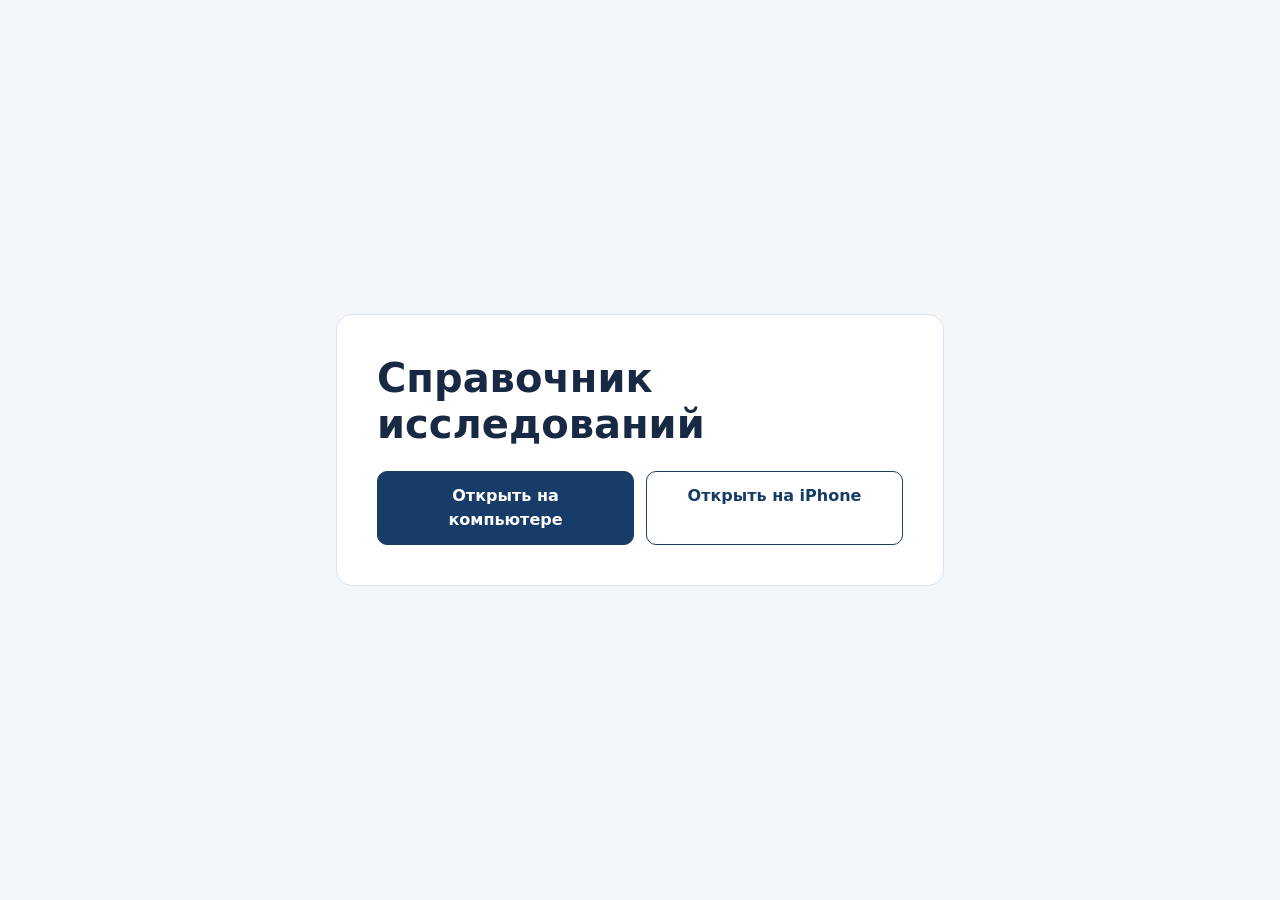
<file: docs/index.html>
<!doctype html>
<html lang="ru">
<head>
  <meta charset="utf-8">
  <meta name="viewport" content="width=device-width, initial-scale=1">
  <title>Справочник исследований</title>
  <style>
    :root {
      color-scheme: light;
      font: 16px/1.5 system-ui, sans-serif;
      color: #182944;
      background: #f4f7fa;
    }
    body {
      margin: 0;
      min-height: 100vh;
      display: grid;
      place-items: center;
    }
    main {
      box-sizing: border-box;
      width: min(38rem, calc(100% - 2rem));
      margin: 2rem 0;
      padding: clamp(1.25rem, 5vw, 2.5rem);
      background: #fff;
      border: 1px solid #dbe3ee;
      border-radius: 1rem;
    }
    h1 {
      margin: 0 0 1.5rem;
      font-size: clamp(1.75rem, 6vw, 2.5rem);
      line-height: 1.15;
    }
    nav {
      display: flex;
      flex-wrap: wrap;
      gap: .75rem;
    }
    a {
      box-sizing: border-box;
      flex: 1 1 13rem;
      padding: .75rem 1rem;
      border: 1px solid #183c68;
      border-radius: .625rem;
      color: #183c68;
      background: #fff;
      font-weight: 600;
      text-align: center;
      text-decoration: none;
    }
    a:first-child {
      background: #183c68;
      color: #fff;
    }
    a:hover { text-decoration: underline; }
    a:focus-visible {
      outline: 3px solid #1767ad;
      outline-offset: 3px;
    }
  </style>
</head>
<body>
  <main>
    <h1>Справочник исследований</h1>
    <nav aria-label="Версии справочника">
      <a href="./desktop/">Открыть на компьютере</a>
      <a href="./pwa/">Открыть на iPhone</a>
    </nav>
  </main>
</body>
</html>
</file>
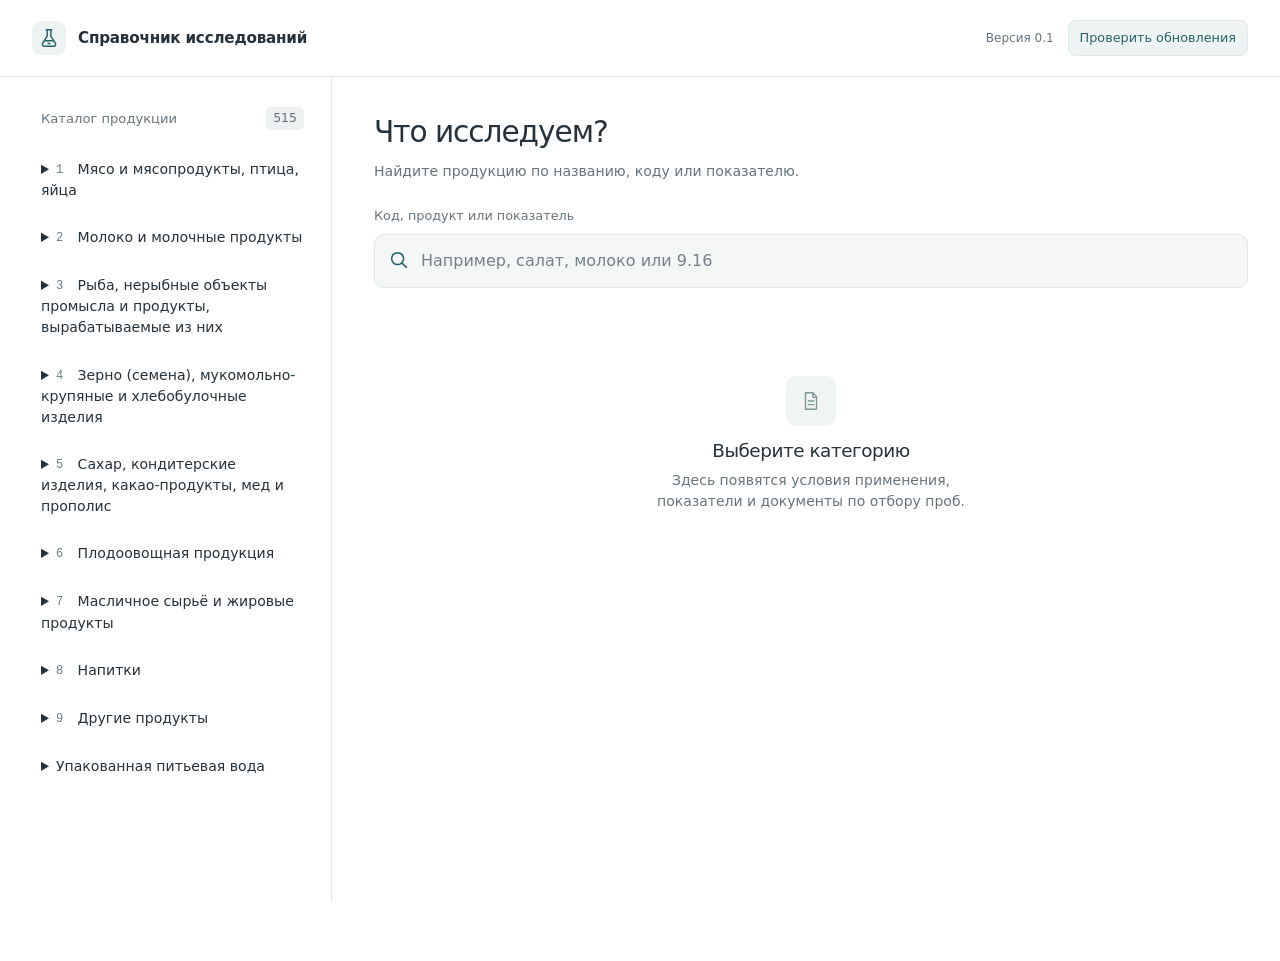
<file: docs/desktop/index.html>
<!doctype html>
<html lang="ru">
<head>
  <meta charset="utf-8">
  <meta name="viewport" content="width=device-width, initial-scale=1">
  <title>Справочник исследований</title>
</head>
<body>
  <p id="opening" role="status">Загружаем справочник…</p>
  <button id="retry" type="button" hidden>Повторить загрузку</button>
  <noscript>Для открытия справочника включите JavaScript.</noscript>
  <script>
(() => {
"use strict";

const desktopManifest = new URL("version.json", location.href);
const desktopStateKey = "research-directory:desktop:" + location.pathname;

async function fetchDesktopRelease(manifest = desktopManifest) {
  const response = await fetch(manifest, { cache: "no-store", signal: AbortSignal.timeout(15000) });
  if (!response.ok) throw new Error("Не удалось получить номер версии");
  const release = await response.json();
  if (!Number.isSafeInteger(release.release) || release.release < 1 ||
      !/^\d+\.\d+(?:\.\d+)?(?:-test)?$/.test(release.version) ||
      release.file !== `research-directory-${release.version}.html.gz` ||
      !/^[a-f0-9]{64}$/.test(release.sha256)) {
    throw new Error("Неверное описание версии");
  }
  return release;
}

async function loadDesktopPage(release) {
  const response = await fetch(new URL(release.file, desktopManifest), { signal: AbortSignal.timeout(45000) });
  if (!response.ok) throw new Error("Не удалось загрузить справочник");
  const bytes = await response.arrayBuffer();
  const digest = await crypto.subtle.digest("SHA-256", bytes);
  const hash = Array.from(new Uint8Array(digest), byte => byte.toString(16).padStart(2, "0")).join("");
  if (hash !== release.sha256) throw new Error("Контрольная сумма не совпала");
  const stream = new Blob([bytes]).stream().pipeThrough(new DecompressionStream("gzip"));
  return new Response(stream).text();
}

function showDesktopPage(html) {
  document.open();
  document.write(html);
  document.close();
}

function setupDesktopUpdates(currentRelease, getState, restoreState) {
  const button = document.querySelector("#check-update");
  const status = document.querySelector("#update-status");
  try {
    const saved = sessionStorage.getItem(desktopStateKey);
    if (saved) {
      sessionStorage.removeItem(desktopStateKey);
      const { query, card, version } = JSON.parse(saved);
      restoreState(query, card);
      status.textContent = `Обновлено до версии ${version}.`;
    }
  } catch {
    // The catalog remains usable when the browser blocks session storage.
  }

  button.addEventListener("click", async () => {
    button.disabled = true;
    status.textContent = "Проверяем обновления…";
    let html;
    let version;
    try {
      const release = await fetchDesktopRelease();
      if (release.release <= currentRelease) {
        status.textContent = "Установлена актуальная версия.";
        return;
      }
      status.textContent = `Загружаем версию ${release.version}…`;
      html = await loadDesktopPage(release);
      version = release.version;
    } catch {
      status.textContent = "Обновление не загрузилось. Открытый справочник доступен. Попробуйте ещё раз.";
      return;
    } finally {
      button.disabled = false;
    }

    try {
      sessionStorage.setItem(desktopStateKey, JSON.stringify({ ...getState(), version }));
    } catch {
      // Updating is still possible without restoring the search state.
    }
    showDesktopPage(html);
  });
}

async function openDirectory() {
  const status = document.querySelector("#opening");
  const retry = document.querySelector("#retry");
  retry.hidden = true;
  status.textContent = "Загружаем справочник…";
  try {
    const params = new URL(location.href).searchParams;
    const manifest = params.has("test-baseline") ? new URL("baseline.json", desktopManifest) : desktopManifest;
    showDesktopPage(await loadDesktopPage(await fetchDesktopRelease(manifest)));
  } catch {
    status.textContent = "Справочник не загрузился. Проверьте интернет и повторите попытку.";
    retry.hidden = false;
  }
}
document.querySelector("#retry").addEventListener("click", openDirectory);
openDirectory();
})();
  </script>
</body>
</html>
</file>
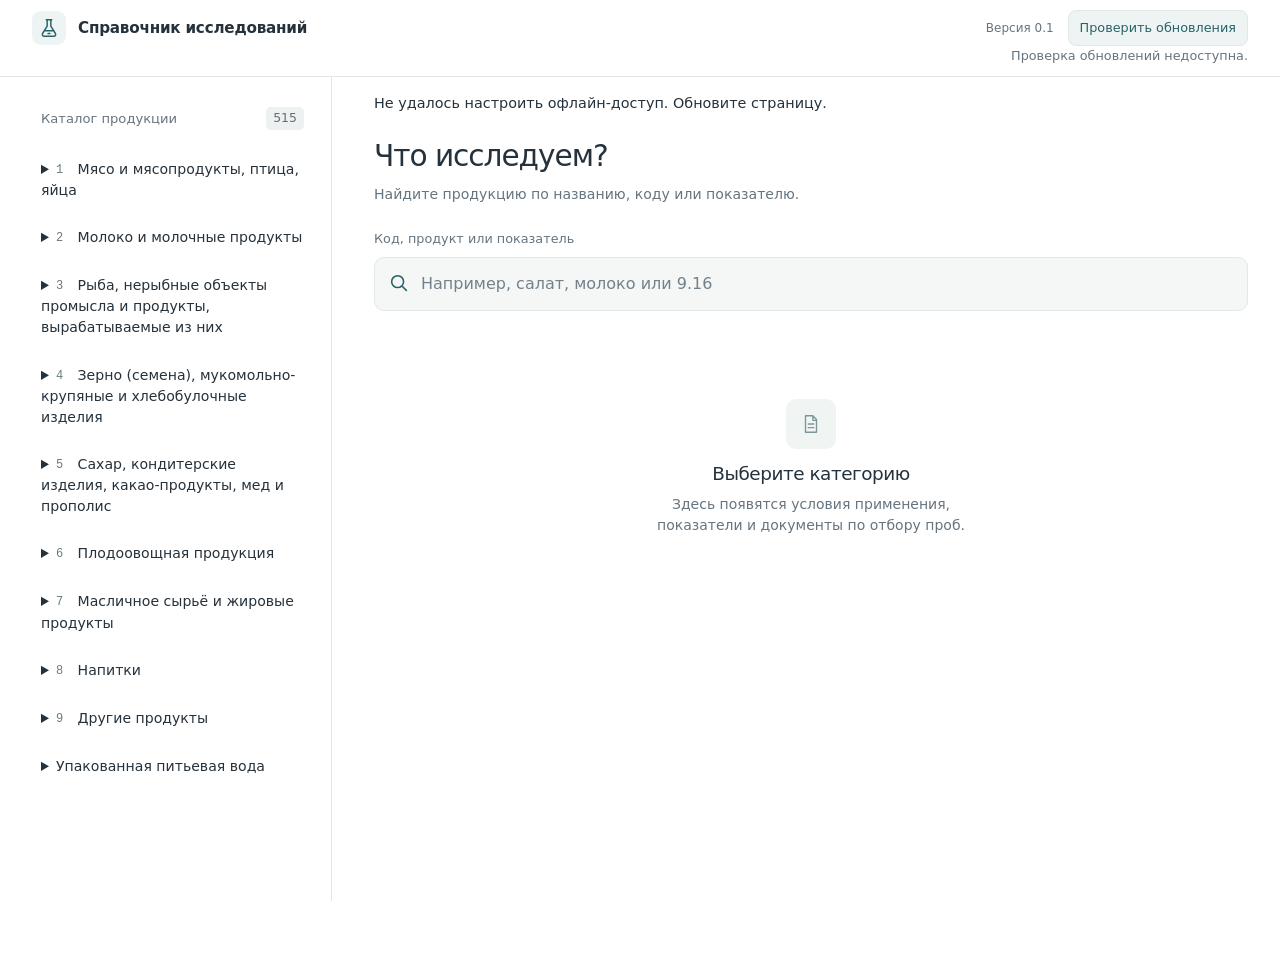
<file: docs/pwa/index.html>
<!doctype html>
<html lang="ru">
<head>
  <meta charset="utf-8">
  <meta name="viewport" content="width=device-width, initial-scale=1">
  <meta name="description" content="Поиск категорий продукции и показателей исследований для отдела гигиены питания">
  <title>Справочник исследований — пробная версия отбора</title>
  <style>
:root {
  color-scheme: light;
  --ink: #182944;
  --muted: #506077;
  --line: #dbe3ee;
  --paper: #fff;
  --accent: #254f9e;
  --blue-wash: #edf4ff;
  --amber: #765016;
  --amber-wash: #fff7e6;
  font-family: system-ui, -apple-system, BlinkMacSystemFont, "Segoe UI", sans-serif;
  font-size: 16px;
}
* { box-sizing: border-box; }
[hidden] { display: none !important; }
body { margin: 0; color: var(--ink); background: #f4f7fb; line-height: 1.5; }
button, input, textarea { font: inherit; }
button { cursor: pointer; }
button:focus-visible, input:focus-visible, textarea:focus-visible { outline: 3px solid #497ed0; outline-offset: 3px; }
svg { width: 22px; height: 22px; flex: none; }
.wrap { width: min(1160px, calc(100% - 64px)); margin-inline: auto; }
.masthead { color: #fff; background: #172b50; }
.masthead-inner { display: flex; align-items: center; justify-content: space-between; gap: 12px; min-height: 70px; }
.brand { display: flex; align-items: center; gap: 12px; font-weight: 650; letter-spacing: .01em; }
.brand-icon, .placeholder-icon { display: grid; place-items: center; border-radius: 10px; width: 39px; height: 39px; flex: none; }
.brand-icon { color: #dbeaff; background: #2a426e; }
.version { color: #d7e5ff; white-space: nowrap; font-size: .75rem; padding: 4px 9px; border: 1px solid #546a91; border-radius: 6px; }
main.wrap { padding-block: 40px 52px; }
.kicker { color: var(--accent); font-size: .72rem; font-weight: 780; letter-spacing: .13em; }
.intro h1 { margin: 6px 0 8px; font-size: clamp(2rem, 5.4vw, 3.15rem); line-height: 1.08; letter-spacing: -.04em; }
.intro p { margin: 0; color: var(--muted); max-width: 670px; }
.search-panel { margin-top: 25px; padding: 18px 22px; border: 1px solid var(--line); border-radius: 14px; background: var(--paper); }
.search-panel label { display: block; margin-bottom: 8px; font-size: .875rem; font-weight: 700; }
.search-field { position: relative; }
.search-icon { position: absolute; top: 15px; left: 14px; color: var(--accent); pointer-events: none; }
input[type="search"] { width: 100%; min-width: 0; min-height: 52px; padding: 10px 50px 10px 46px; border: 1px solid #aabbd3; border-radius: 9px; color: var(--ink); background: #fbfdff; }
input[type="search"]::placeholder { color: #596b84; }
input::-webkit-search-cancel-button { display: none; }
.clear { position: absolute; right: 4px; top: 4px; width: 44px; height: 44px; background: transparent; border: 0; border-radius: 7px; color: var(--accent); font-size: 1.5rem; }
.clear:hover { background: var(--blue-wash); }
.examples { display: flex; flex-wrap: wrap; align-items: center; gap: 7px; margin-top: 10px; font-size: .79rem; color: var(--muted); }
.examples button { padding: 4px 10px; min-height: 32px; color: var(--accent); background: var(--blue-wash); border: 1px solid transparent; border-radius: 6px; }
.examples button:hover { border-color: #93afd7; }
.notice { margin: 16px 0 25px; display: flex; align-items: flex-start; gap: 10px; padding: 11px 14px; border: 1px solid #ecd6a8; border-radius: 10px; color: var(--amber); background: var(--amber-wash); font-size: .875rem; }
.notice strong { margin-right: 8px; }
.workspace { display: grid; grid-template-columns: minmax(0, .68fr) minmax(0, 1.32fr); align-items: start; gap: 25px; margin-top: 25px; }
.section-heading { display: flex; align-items: center; justify-content: space-between; gap: 10px; margin-bottom: 10px; }
.section-heading h2, .section-heading h3 { font-size: 1.1rem; margin: 0; }
.count { flex: none; display: inline-flex; min-width: 25px; justify-content: center; border-radius: 6px; background: #e7eef9; color: #35527c; font-size: .78rem; font-weight: 700; padding: 2px 7px; }
#results-list { display: grid; gap: 9px; }
.catalog-tree, .catalog-children { display: grid; gap: 6px; min-width: 0; }
.catalog-branch { min-width: 0; }
.catalog-branch > summary {
  min-height: 44px;
  padding: 10px 12px;
  border: 1px solid var(--line);
  border-radius: 8px;
  background: var(--paper);
  cursor: pointer;
  font-size: .9rem;
  font-weight: 650;
  overflow-wrap: anywhere;
}
.catalog-branch > summary:hover { border-color: #8aa6cf; }
.catalog-branch > summary .code { margin-right: 5px; vertical-align: .08em; }
.catalog-tree > .catalog-branch > summary { background: var(--blue-wash); font-size: 1rem; }
.catalog-children { margin: 6px 0 0; padding-left: 9px; border-left: 1px solid var(--line); }
.catalog-tree .result { min-height: 44px; padding-block: 8px; overflow-wrap: anywhere; }
.catalog-tree .result-title { margin-top: 2px; font-size: .9rem; }
.catalog-tree .result-conditions { display: none; }

.result { position: relative; width: 100%; padding: 13px 37px 13px 14px; text-align: left; color: inherit; background: var(--paper); border: 1px solid var(--line); border-radius: 10px; }
.result:hover { border-color: #8aa6cf; }
.result[aria-pressed="true"] { border-color: #6085bf; background: #edf4ff; box-shadow: inset 3px 0 #426eb1; }
.result-meta, .detail-meta { display: flex; flex-wrap: wrap; gap: 6px; align-items: center; }
.code, .demo-tag, .exact { display: inline-block; border-radius: 5px; padding: 2px 7px; font-size: .71rem; font-weight: 720; }
.code { background: #dce8fc; color: #183e77; font-family: ui-monospace, "SFMono-Regular", Consolas, monospace; font-size: .9rem; font-weight: 750; line-height: 1.35; }
.demo-tag { color: var(--amber); background: #f9efd9; }
.exact { color: #185a47; background: #e3f4ec; }
.result-title, .result-conditions, .synonym { display: block; }
.result-title { margin-top: 5px; font-size: 1rem; }
.result-conditions, .synonym { color: var(--muted); font-size: .83rem; margin-top: 2px; }
.synonym { color: var(--accent); }
.result-arrow { width: 18px; height: 18px; position: absolute; right: 12px; top: 50%; transform: translateY(-50%); color: #56749d; }
.detail, .empty-results { border: 1px solid var(--line); border-radius: 13px; background: var(--paper); }
.placeholder { padding: 46px 26px; text-align: center; }
.placeholder-icon { margin: 0 auto 14px; color: var(--accent); background: var(--blue-wash); width: 50px; height: 50px; }
.placeholder h2 { font-size: 1.15rem; margin: 0 0 6px; }
.placeholder p { color: var(--muted); max-width: 310px; margin: 0 auto; font-size: .875rem; }
.empty-results { padding: 17px; }
.empty-results p { margin: 4px 0 0; color: var(--muted); font-size: .875rem; }
.detail-inner { container-type: inline-size; padding: 16px; }
.back { display: none; }
.detail-meta { margin-top: 9px; }
.detail h2 { margin: 6px 0 13px; line-height: 1.22; overflow-wrap: anywhere; }
.facts { display: grid; gap: 10px; margin: 0; }
.detail-notes { background: #f4f7fc; border-radius: 8px; padding: 7px 10px; }
.detail-notes > summary { cursor: pointer; color: var(--accent); font-size: .84rem; font-weight: 700; }
.facts { margin-top: 8px; }
dt { color: var(--muted); font-weight: 700; font-size: .76rem; }
dd { margin: 2px 0 0; font-size: .875rem; overflow-wrap: anywhere; white-space: pre-line; }
dd.missing { color: var(--muted); }
.indicators-heading { margin: 12px 0 6px; }
.indicators { display: grid; gap: 6px; }
.study-group { border: 1px solid var(--line); border-radius: 8px; min-width: 0; }
.study-group > summary { cursor: pointer; padding: 8px 10px; background: #f4f7fc; border-radius: 7px; }
.study-group[open] > summary { border-radius: 7px 7px 0 0; }
.study-summary { display: inline-grid; vertical-align: top; width: calc(100% - 1.35em); gap: 6px 10px; grid-template-columns: repeat(2, minmax(0, 1fr)); }
.study-heading { grid-column: 1 / -1; color: var(--accent); font-size: .9rem; font-weight: 700; overflow-wrap: anywhere; }
.study-heading .count { margin-left: 5px; }
.study-reference { color: var(--ink); font-size: .76rem; line-height: 1.3; overflow-wrap: anywhere; }
.study-reference b { display: block; color: var(--muted); font-size: .72rem; margin-bottom: 2px; }
.study-reference span { display: block; }
.study-reference span + span { margin-top: 3px; }
.study-mapping { padding: 6px 10px; border-top: 1px solid var(--line); font-size: .8rem; overflow-wrap: anywhere; }
.study-mapping summary { cursor: pointer; color: var(--accent); font-weight: 650; }
.study-mapping dl { margin: 6px 0 0; }
.study-mapping dl > div + div { margin-top: 5px; }
.study-mapping dd { font-size: .8rem; }
.indicator { display: grid; grid-template-columns: minmax(0, 1fr) auto; gap: 3px 8px; padding: 6px 9px; align-items: center; }
.indicator + .indicator, .study-rows { border-top: 1px solid var(--line); }
.indicator:nth-child(even) { background: #f8faff; }
.indicator h4 { margin: 0; line-height: 1.25; font-size: .88rem; overflow-wrap: anywhere; }
.indicator .limit { margin: 0; grid-column: 1 / -1; grid-row: 2; font-size: .83rem; line-height: 1.3; overflow-wrap: anywhere; white-space: pre-line; }
.indicator .copy { grid-column: 2; grid-row: 1; justify-content: center; width: 36px; }
.indicator .copy-fallback { grid-column: 1 / -1; }
@container (min-width: 480px) {
  .study-summary { grid-template-columns: minmax(0, 1.05fr) minmax(0, 1.35fr) minmax(0, .9fr); }
  .study-heading { grid-column: auto; }
  .indicator { grid-template-columns: minmax(0, 1fr) minmax(0, 1.25fr) auto; }
  .indicator .limit { grid-column: 2; grid-row: 1; }
  .indicator .copy { grid-column: 3; }
}
.copy, .back { color: var(--accent); border: 1px solid #d3dfef; background: #f6f9fe; border-radius: 7px; padding: 5px 8px; min-height: 36px; font-size: .76rem; font-weight: 700; }
.copy { display: flex; align-items: center; gap: 4px; }
.copy svg { width: 15px; height: 15px; }
.copy:hover, .back:hover { background: var(--blue-wash); }
.copy-fallback { margin-top: 10px; color: var(--muted); font-size: .8rem; }
.copy-fallback textarea { display: block; width: 100%; padding: 7px; margin-top: 4px; font-size: 1rem; }
.sr-only { position: absolute; width: 1px; height: 1px; margin: -1px; padding: 0; overflow: hidden; clip-path: inset(50%); white-space: nowrap; }

@media (max-width: 740px) {
  .wrap { width: calc(100% - 32px); }
  .masthead-inner { min-height: 58px; }
  .brand { gap: 8px; font-size: .86rem; }
  .brand-icon { width: 32px; height: 32px; }
  main.wrap { padding-block: 25px 35px; }
  .intro p { font-size: .9rem; }
  .search-panel { margin-top: 18px; padding: 13px; }
  .examples button { min-height: 36px; }
  .notice { margin-bottom: 18px; }
  .notice strong { display: block; }
  .workspace { grid-template-columns: 1fr; gap: 0; margin-top: 18px; }
  .detail { display: none; }
  .workspace.show-detail .detail { display: block; }
  .workspace.show-detail .results { display: none; }
  .detail-inner { padding: 15px; }
  .back { display: inline-block; margin-bottom: 13px; min-height: 44px; }
  .indicator .copy { min-height: 44px; width: 44px; }
}

.workspace:has(#catalog-fallback) { grid-template-columns: minmax(0, 1fr); }
.fallback-hint, .fallback-card p { color: var(--muted); font-size: .86rem; }
.fallback-card { background: var(--paper); padding: 9px 12px; border: 1px solid var(--line); border-radius: 8px; }
.fallback-study { margin: 6px 0; padding: 8px 0; border-top: 1px solid var(--line); overflow-wrap: anywhere; }
.fallback-study > summary { cursor: pointer; color: var(--accent); font-weight: 700; }
.fallback-reference + .fallback-reference { border-top: 1px solid var(--line); }
.fallback-reference ul { margin: 8px 0; padding-left: 20px; }
.fallback-reference li + li { margin-top: 7px; }
.matched-indicator { outline: 2px solid #9ab3de; outline-offset: -2px; background: #edf4ff; }
.fallback-search a { display: inline-block; padding: 11px 14px; border-radius: 8px; background: var(--blue-wash); color: var(--accent); font-weight: 700; }

.sampling-plan { margin: 16px 0; padding: 12px; border: 1px solid #c8dfd6; border-radius: 12px; background: #f0f8f4; color: #183b33; }
.sampling-plan h3 { margin: 0 0 8px; }
.sampling-plan table { width: 100%; table-layout: fixed; border-collapse: collapse; text-align: left; }
.sampling-plan th, .sampling-plan td { padding: 8px 4px; border-bottom: 1px solid #c8dfd6; vertical-align: top; overflow-wrap: anywhere; }
.sampling-plan thead th:last-child { width: 43%; }
.sampling-plan tbody tr:last-child > * { border-bottom: 0; }
.sampling-plan tbody th { font-weight: 600; }
.sampling-plan td { font-weight: 700; }
.sampling-plan details { font-weight: 400; }
.sampling-amount span { display: block; }
.sampling-amount span + span { margin-top: 4px; }
.sampling-plan p { margin: 4px 0; }
.sampling-plan summary { cursor: pointer; padding: 8px 0; font-weight: 650; }
.sampling-options { display: grid; gap: 3px; }
.sampling-options label { display: flex; align-items: flex-start; gap: 8px; padding: 6px 0; cursor: pointer; }
.sampling-options input { flex: none; margin: 3px 0 0; width: 18px; height: 18px; }
.sampling-references ul { margin: 4px 0; padding-left: 22px; }

.indicator .price-code { grid-column: 1 / -1; font-size: .8rem; line-height: 1.4; color: var(--accent); }
.price-code span { display: block; }
.price-code .price-heading { color: var(--muted); font-size: .72rem; }
@container (min-width: 650px) {
  .indicator.has-price { grid-template-columns: minmax(0, 1fr) minmax(0, 1.1fr) minmax(145px, .7fr) auto; }
  .indicator.has-price .price-code { grid-column: 3; grid-row: 1; }
  .indicator.has-price .copy { grid-column: 4; }
}
.study-preparation { margin: 0; padding: 8px 10px; border-top: 1px solid var(--line); font-size: .8rem; color: var(--accent); }


/* Desktop: working library. Mobile: search first. */
:root {
  --ink: #25313b;
  --muted: #66747f;
  --line: #e1e7e9;
  --accent: #286368;
  --blue-wash: #edf4f3;
  --paper: #fff;
}
body { background: #fff; }
.wrap { width: min(1440px, calc(100% - 64px)); }
.masthead { background: #fff; color: var(--ink); border-bottom: 1px solid var(--line); }
.masthead-inner { min-height: 76px; }
.brand { font-size: .95rem; font-weight: 600; letter-spacing: -.015em; }
.brand-icon { background: var(--blue-wash); color: var(--accent); border-radius: 9px; width: 34px; height: 34px; }
.version { color: var(--muted); border: 0; padding: 0; font-size: .75rem; }
.intro .kicker { display: none; }
.intro h1 { font-size: 1.85rem; font-weight: 500; letter-spacing: -.035em; line-height: 1.2; margin: 0 0 10px; }
.intro p { font-size: .88rem; max-width: 680px; }
.search-panel { padding: 0; border: 0; border-radius: 0; background: transparent; margin-top: 0; }
.search-panel label { font-size: .8rem; font-weight: 500; color: var(--muted); margin-bottom: 9px; }
input[type="search"] { border-color: var(--line); background: #f5f7f7; min-height: 54px; border-radius: 10px; }
input[type="search"]::placeholder { color: #73818a; }
button:focus-visible, input:focus-visible, textarea:focus-visible { outline: 2px solid var(--accent); }
.clear { color: var(--muted); }
.section-heading h2 { font-size: .82rem; font-weight: 500; color: var(--muted); }
.count { background: #edf1f2; color: #617078; border-radius: 5px; font-weight: 500; }
.catalog-tree, .catalog-children { gap: 4px; }
.catalog-branch > summary { border: 0; border-radius: 7px; background: transparent; padding: 11px 9px; font-weight: 500; font-size: .87rem; }
.catalog-tree > .catalog-branch > summary { background: transparent; font-size: .88rem; }
.catalog-branch > summary:hover, .catalog-branch[open] > summary { background: #e9eeee; }
.catalog-children { padding-left: 10px; }
.code { font-size: .75rem; font-weight: 500; color: #697b80; background: #eef2f3; padding: 2px 5px; }
.catalog-branch > summary .code { background: transparent; padding-left: 0; }
.result { border: 0; border-radius: 7px; padding: 12px 30px 12px 10px; background: transparent; }
.result:hover { background: #edf1f1; }
.result[aria-pressed="true"] { border: 0; background: #e6eeed; box-shadow: inset 2px 0 var(--accent); }
.result-title { font-size: .9rem; font-weight: 500; }
.result-conditions, .synonym { font-size: .77rem; }
.result-arrow { color: #8b9a9f; width: 16px; height: 16px; }
.detail { border: 0; border-radius: 0; }
.detail-inner { padding: 0; }
.detail .kicker { color: var(--muted); font-size: .65rem; font-weight: 500; letter-spacing: .08em; }
.detail h2 { font-size: 1.55rem; font-weight: 500; letter-spacing: -.025em; margin-bottom: 20px; }
.detail-notes { padding: 12px 14px; background: #f5f7f7; border-radius: 8px; }
.detail-notes > summary { font-weight: 500; color: var(--muted); }
.indicators-heading { font-size: .9rem; font-weight: 500; margin: 26px 0 12px; }
.indicators { gap: 12px; }
.study-group { border-color: var(--line); border-radius: 9px; }
.study-group > summary { background: #f6f8f8; padding: 15px 13px; }
.study-heading { color: var(--ink); font-weight: 500; }
.study-reference b { font-weight: 500; }
.study-reference { font-size: .77rem; }
.indicator { padding: 12px; gap: 7px 12px; }
.indicator h4 { font-weight: 500; }
.indicator:nth-child(even) { background: #fafbfb; }
.copy, .back { border-color: var(--line); background: #fff; color: var(--accent); font-weight: 500; }
.study-preparation { padding: 12px; background: #f8faf9; }
.sampling-plan { border-color: #dce7e2; background: #f6f9f7; border-radius: 9px; padding: 16px; }
.sampling-plan h3 { font-size: 1rem; font-weight: 500; }
.sampling-plan th, .sampling-plan td { border-color: #e1e9e5; }
.placeholder { padding: 64px 20px; }
.placeholder-icon { color: #7e9698; background: #f0f5f4; }
.placeholder h2 { font-size: 1.15rem; margin: 0 0 8px; }
.notice { font-size: .8rem; }
.section-picks { display: none; }
@media (min-width: 901px) {
  main.wrap { display: grid; grid-template-columns: 300px minmax(0, 1fr); gap: 24px 42px; padding: 0 0 60px; align-items: start; }
  .intro { grid-column: 2; grid-row: 1; padding-top: 38px; }
  .search-panel { grid-column: 2; grid-row: 2; }
  .workspace { display: contents; }
  .results { grid-column: 1; grid-row: 1 / span 4; padding: 30px 18px 30px 0; border-right: 1px solid var(--line); min-height: calc(100dvh - 76px); }
  .section-heading { padding: 0 9px; margin-bottom: 18px; }
  .detail { grid-column: 2; grid-row: 3; min-width: 0; }
  .notice { grid-column: 2; grid-row: 4; }
  main:has(.offline-status) .offline-status { grid-row: 1; }
  main:has(.offline-status) .intro { grid-row: 2; padding-top: 0; }
  main:has(.offline-status) .search-panel { grid-row: 3; }
  main:has(.offline-status) .detail { grid-row: 4; }
  main:has(.offline-status) .notice { grid-row: 5; }
  main:has(.offline-status) .results { grid-row: 1 / span 5; }
  main:has(#catalog-fallback) { display: block; padding-top: 30px; }
  main:has(#catalog-fallback) .workspace { display: block; }
  main:has(#catalog-fallback) .results { border-right: 0; }
}
@media (max-width: 900px) {
  .wrap { width: min(700px, calc(100% - 36px)); }
  .masthead-inner { min-height: 64px; }
  .brand { font-size: .87rem; }
  .version { font-size: .7rem; }
  main.wrap { padding: 34px 0 44px; }
  .intro { text-align: center; padding: 8px 6px 0; }
  .intro h1 { font-size: clamp(1.65rem, 5.8vw, 2rem); }
  .intro p { font-size: .85rem; margin: 0 auto; max-width: 420px; }
  .search-panel { margin-top: 26px; padding: 0; }
  .search-panel label { font-size: .78rem; }
  input[type="search"] { font-size: 16px; padding-right: 48px; min-height: 56px; }
  .clear { top: 6px; }
  .search-icon { top: 17px; }
  .section-picks { display: flex; gap: 8px; flex-wrap: wrap; margin-top: 14px; }
  .section-picks button { min-height: 44px; font-size: .78rem; padding: 9px 12px; border: 1px solid var(--line); border-radius: 22px; background: #fff; color: var(--muted); }
  .section-picks button:hover { background: var(--blue-wash); color: var(--accent); }
  .workspace { display: grid; grid-template-columns: minmax(0, 1fr); margin-top: 30px; gap: 0; }
  .results { min-width: 0; }
  .section-heading { margin-bottom: 14px; padding-inline: 0; }
  .catalog-tree > .catalog-branch > summary { padding: 17px 10px; border-bottom: 1px solid var(--line); border-radius: 0; font-size: .95rem; }
  .catalog-tree > .catalog-branch[open] > summary { border-radius: 8px; }
  .catalog-branch > summary { min-height: 48px; }
  .catalog-tree .result { min-height: 48px; }
  .detail { display: none; }
  .workspace.show-detail .detail { display: block; }
  .workspace.show-detail .results { display: none; }
  .detail-inner { padding: 0; }
  .back { display: inline-block; min-height: 44px; padding: 9px 13px; margin-bottom: 22px; }
  .detail h2 { font-size: 1.4rem; }
  .indicator .copy { width: 44px; min-height: 44px; }
  body.has-selection .intro, body.has-selection .section-picks { display: none; }
  body.has-selection main.wrap { padding-top: 18px; }
  body.has-selection .search-panel { margin-top: 0; }
  .study-summary { grid-template-columns: minmax(0, 1fr); }
  .study-heading { grid-column: 1; }
  .placeholder { padding: 32px 12px; }
}


.offline-status {
  grid-column: 2;
  margin: 1rem 0 0;
  font-size: 0.9rem;
}

.masthead-inner {
  flex-wrap: wrap;
  column-gap: 16px;
  row-gap: 0;
  padding-block: 10px;
}

.masthead-tools {
  display: flex;
  align-items: center;
  flex-wrap: wrap;
  gap: 6px 14px;
  margin-inline-start: auto;
}

.update-button,
.update-panel button,
.update-panel a {
  display: inline-block;
  padding: 7px 11px;
  border: 1px solid var(--line);
  border-radius: 8px;
  background: var(--blue-wash);
  color: var(--accent);
  font: inherit;
  font-size: .8rem;
  cursor: pointer;
}

.masthead-tools [hidden],
.update-panel [hidden] {
  display: none;
}

.update-panel {
  flex-basis: 100%;
  display: flex;
  justify-content: flex-end;
  flex-wrap: wrap;
  align-items: center;
  gap: 8px;
  color: var(--muted);
  font-size: .8rem;
}

.update-panel p {
  margin: 0;
}

.update-panel p:empty {
  display: none;
}

.update-panel:not(:has(p:not(:empty), button:not([hidden]), a:not([hidden]))) {
  display: none;
}

@media (max-width: 560px) {
  .masthead-tools,
  .update-panel {
    flex-basis: 100%;
    justify-content: flex-start;
    margin-top: 8px;
  }
}
</style>
  <link rel="manifest" href="manifest.webmanifest">
  <link rel="apple-touch-icon" href="icon-180.png">
  <meta name="theme-color" content="#183c68">
</head>
<body>
  <header class="masthead">
    <div class="wrap masthead-inner">
      <div class="brand">
        <span class="brand-icon" aria-hidden="true">
          <svg viewBox="0 0 24 24" fill="none" stroke="currentColor" stroke-width="1.6"><path d="M9 3h6m-5 0v7l-5 8a2 2 0 0 0 1.7 3h10.6a2 2 0 0 0 1.7-3l-5-8V3M8 15h8m-5 3h2" stroke-linecap="round" stroke-linejoin="round"/></svg>
        </span>
        Справочник исследований
      </div>
      <div class="masthead-tools">
        <span class="version">Версия 0.1</span>
        <button type="button" id="check-update" class="update-button" hidden>Проверить обновления</button>
      </div>
<div class="update-panel">
      <p id="update-status" role="status"></p>
      <button type="button" id="apply-update" hidden>Применить обновление</button>
    </div>
    </div>
  </header>

  <main class="wrap">
<p id="offline-status" class="offline-status" role="status">Готовим каталог для работы без интернета…</p>
    <section class="intro" aria-labelledby="app-title">
      <div class="kicker">РАБОЧИЕ МАТЕРИАЛЫ</div>
      <h1 id="app-title">Что исследуем?</h1>
      <p>Найдите продукцию по названию, коду или показателю.</p>
    </section>

    <section class="search-panel" aria-labelledby="search-label" hidden>
      <label id="search-label" for="search">Код, продукт или показатель</label>
      <div class="search-field">
        <svg class="search-icon" aria-hidden="true" viewBox="0 0 24 24" fill="none" stroke="currentColor" stroke-width="1.7"><circle cx="10.5" cy="10.5" r="6.5"/><path d="m15.5 15.5 4.5 4.5" stroke-linecap="round"/></svg>
        <input id="search" type="search" placeholder="Например, салат, молоко или 9.16" autocomplete="off" spellcheck="false" aria-describedby="search-hint">
        <button type="button" id="clear" class="clear" aria-label="Очистить поиск" hidden>×</button>
      </div>
      <div class="examples" id="search-hint" hidden>
        <span>Примеры</span>
        <button type="button" data-query="9.16.1.1">9.16.1.1</button>
        <button type="button" data-query="салат">салат</button>
        <button type="button" data-query="винегрет">винегрет</button>
      </div>
      <nav class="section-picks" aria-label="Быстрый переход к разделу"><button type="button" data-section="9">Готовые блюда</button><button type="button" data-section="2">Молочная продукция</button><button type="button" data-section="all">Все разделы</button></nav>
    </section>

    <aside class="notice" id="demo-notice" hidden>
      <svg aria-hidden="true" viewBox="0 0 24 24" fill="none" stroke="currentColor" stroke-width="1.7"><circle cx="12" cy="12" r="9"/><path d="M12 11v5m0-8v.5" stroke-linecap="round"/></svg>
      <div><strong>Демонстрационные данные</strong><span>Коды, категории и показатели в демо-записях условны. Для рабочих заключений нужны сверенные данные.</span></div>
    </aside>

    <div class="workspace">
      <section class="results" aria-labelledby="result-heading">
        <div class="section-heading">
          <h2 id="result-heading">Каталог продукции</h2>
          <span id="result-count" class="count" aria-live="polite">515</span>
        </div>
        <div id="results-list"></div>
        <div id="catalog-fallback"></div>
      </section>

      <section id="detail" class="detail" aria-label="Карточка категории" hidden></section>
    </div>
  </main>

  <template id="result-template">
    <button class="result" type="button">
      <span class="result-meta"><span class="code"></span><span class="exact" hidden>Точный код</span><span class="demo-tag" hidden>Демо</span></span>
      <strong class="result-title"></strong>
      <span class="result-conditions"></span>
      <span class="synonym" hidden></span>
      <svg class="result-arrow" aria-hidden="true" viewBox="0 0 24 24" fill="none" stroke="currentColor" stroke-width="1.7"><path d="m9 6 6 6-6 6" stroke-linecap="round" stroke-linejoin="round"/></svg>
    </button>
  </template>

  <template id="detail-template">
    <div class="detail-inner">
      <button class="back" type="button">← К каталогу</button>
      <div class="kicker">КАРТОЧКА КАТЕГОРИИ</div>
      <div class="detail-meta"><span class="code"></span><span class="demo-tag" hidden>Демонстрационная запись</span></div>
      <h2 tabindex="-1"></h2>
      <details class="detail-notes">
        <summary>Условия применения</summary>
        <dl class="facts">
          <div><dt>Условия применения</dt><dd class="conditions"></dd></div>
        </dl>
      </details>

      <section class="sampling-plan" aria-labelledby="sampling-plan-title" hidden>
        <h3 id="sampling-plan-title">Отбор проб · пробная версия</h3>
        <p>Количество для передачи в лабораторию</p>
        <table>
          <thead><tr><th scope="col">Исследования</th><th scope="col">Сколько отобрать</th></tr></thead>
          <tbody class="sampling-plan-rows"></tbody>
        </table>
      </section>
      <div class="section-heading indicators-heading">
        <h3>Показатели</h3>
        <span class="count"></span>
      </div>
      <p class="conditions">Подбор документов по отбору проб предварительный. Перед применением сверяйте документ, вид продукции и условия отбора с областью аккредитации.</p>
      <div class="indicators"></div>
    </div>
  </template>

  <template id="study-group-template">
    <details class="study-group">
      <summary>
        <span class="study-summary">
          <span class="study-heading"><span class="study-label"></span><span class="count"></span></span>
          <span class="study-reference"><b>Основание</b><span class="study-basis"></span></span>
          <span class="study-reference"><b>Отбор проб</b><span class="study-sampling"></span></span>
        </span>
      </summary>
      <div class="study-mappings"></div>
      <div class="study-rows"></div>
    </details>
  </template>

  <template id="indicator-template">
    <article class="indicator">
      <h4></h4>
      <p class="limit"></p>
      <div class="price-code" hidden></div>
      <button class="copy" type="button" title="Копировать показатель">
        <svg aria-hidden="true" viewBox="0 0 24 24" fill="none" stroke="currentColor" stroke-width="1.7"><rect x="8" y="8" width="12" height="12" rx="2"/><path d="M16 8V6a2 2 0 0 0-2-2H6a2 2 0 0 0-2 2v8a2 2 0 0 0 2 2h2"/></svg>
        <span class="sr-only">Копировать</span>
      </button>
      <div class="copy-fallback" hidden><label>Текст для ручного копирования<textarea readonly rows="5"></textarea></label></div>
    </article>
  </template>

  <template id="placeholder-template">
    <div class="placeholder">
      <span class="placeholder-icon" aria-hidden="true">
        <svg viewBox="0 0 24 24" fill="none" stroke="currentColor" stroke-width="1.5"><path d="M6 3h8l4 4v14H6zM14 3v5h4M9 12h6m-6 4h6" stroke-linecap="round" stroke-linejoin="round"/></svg>
      </span>
      <h2>Выберите категорию</h2>
      <p>Здесь появятся условия применения, показатели и документы по отбору проб.</p>
    </div>
  </template>
  <div id="copy-status" class="sr-only" role="status"></div>
<script>"use strict";

async function startDirectoryPwa(catalogFiles, renderDirectory, updates) {
  const status = document.querySelector("#offline-status");
  try {
    const sections = await Promise.all(catalogFiles.map(async path => {
      const response = await fetch(path);
      if (!response.ok) throw new Error(`HTTP ${response.status}: ${path}`);
      return response.json();
    }));
    window.RESEARCH_CATEGORIES = sections.flat();
    renderDirectory();
  } catch (error) {
    status.textContent = "Каталог не загрузился. Откройте страницу с интернетом и обновите её.";
    console.error(error);
    return;
  }

  if (updates) {
    setupPwaUpdates(status);
  } else if (navigator.serviceWorker) {
    try {
      await navigator.serviceWorker.register("./sw.js");
      await navigator.serviceWorker.ready;
      status.textContent = "Справочник готов к работе без интернета.";
    } catch {
      status.textContent = "Не удалось настроить офлайн-доступ. Обновите страницу.";
    }
  } else {
    status.textContent = "Офлайн-доступ недоступен в этом браузере.";
  }
}

"use strict";

async function setupPwaUpdates(status) {
  const check = document.querySelector("#check-update");
  const apply = document.querySelector("#apply-update");
  const feedback = document.querySelector("#update-status");
  const serviceWorker = navigator.serviceWorker;

  if (!serviceWorker) {
    status.textContent = "Офлайн-доступ недоступен в этом браузере.";
    return;
  }

  let hadController = Boolean(serviceWorker.controller);
  function showOfflineReady() {
    if (hadController) {
      location.reload();
      return;
    }
    hadController = true;
    status.textContent = "Справочник готов к работе без интернета.";
  }
  serviceWorker.addEventListener("controllerchange", showOfflineReady);

  try {
    const registration = await serviceWorker.register("./sw.js", { updateViaCache: "none" });
    if (serviceWorker.controller) status.textContent = "Справочник готов к работе без интернета.";

    function showWaiting() {
      if (!serviceWorker.controller || !registration.waiting) return false;
      feedback.textContent = "Обновление загружено. Можно применить его и без интернета.";
      apply.hidden = false;
      check.disabled = false;
      return true;
    }

    const observed = new WeakSet();
    function watch(worker) {
      if (!worker || observed.has(worker)) return;
      observed.add(worker);
      const showState = () => {
        if (worker.state === "installing") {
          feedback.textContent = "Загружаем обновление…";
          check.disabled = true;
        } else if (worker.state === "installed") {
          if (!showWaiting()) check.disabled = false;
        } else if (worker.state === "redundant" && !showWaiting()) {
          feedback.textContent = "Загрузка прервалась. Можно повторить проверку.";
          check.disabled = false;
        }
      };
      worker.addEventListener("statechange", showState);
      showState();
    }

    async function checkVersion() {
      if (showWaiting()) return;
      if (registration.installing) {
        watch(registration.installing);
        return;
      }
      check.disabled = true;
      feedback.textContent = "Проверяем обновления…";
      try {
        await registration.update();
        if (showWaiting()) return;
        if (registration.installing) {
          watch(registration.installing);
          return;
        }
        if (feedback.textContent === "Проверяем обновления…") {
          feedback.textContent = "Установлена актуальная версия.";
        }
      } catch {
        feedback.textContent = "Проверка недоступна. Текущая версия доступна.";
      } finally {
        if (!registration.installing) check.disabled = false;
      }
    }

    check.hidden = false;
    check.addEventListener("click", checkVersion);
    apply.addEventListener("click", () => {
      const worker = registration.waiting;
      if (!worker) {
        apply.hidden = true;
        checkVersion();
        return;
      }
      apply.disabled = true;
      feedback.textContent = "Применяем обновление…";
      worker.postMessage("APPLY_UPDATE");
    });
    registration.addEventListener("updatefound", () => watch(registration.installing));
    if (!showWaiting()) {
      if (registration.installing) watch(registration.installing);
      else if (serviceWorker.controller) checkVersion();
    }
  } catch {
    if (!serviceWorker.controller) status.textContent = "Не удалось настроить офлайн-доступ. Обновите страницу.";
    feedback.textContent = "Проверка обновлений недоступна.";
  }
}

startDirectoryPwa(["data/01.json","data/02.json","data/03.json","data/04.json","data/05.json","data/06.json","data/07.json","data/08.json","data/09.json","data/water.json"], () => {
const groupTitles = {"1":"Мясо и мясопродукты, птица, яйца","2":"Молоко и молочные продукты","3":"Рыба, нерыбные объекты промысла и продукты, вырабатываемые из них","4":"Зерно (семена), мукомольно-крупяные и хлебобулочные изделия","5":"Сахар, кондитерские изделия, какао-продукты, мед и прополис","6":"Плодоовощная продукция","7":"Масличное сырьё и жировые продукты","8":"Напитки","9":"Другие продукты","1.1":"Мясо и мясные полуфабрикаты","1.1.1":"Мясо убойных животных","1.1.2":"Замороженное мясо","1.1.3":"Бескостные полуфабрикаты","1.1.4":"Рубленые полуфабрикаты","1.2":"Субпродукты","1.2.1":"Субпродукты охлаждённые и замороженные","1.4":"Колбасы и продукты из мяса","1.4.1":"Сырокопчёные и сыровяленые изделия","1.4.4":"Варёные колбасные изделия","1.4.8":"Копчёно-варёные мясные продукты","1.4.9":"Копчёно-запечённые и запечённые продукты","1.4.10":"Варёные и запечённые продукты со сроком годности свыше 5 суток","1.9":"Мясо птицы и полуфабрикаты","1.9.1":"Тушки и мясо птицы","1.9.2":"Натуральные полуфабрикаты из птицы","1.9.3":"Рубленые полуфабрикаты из птицы","1.11":"Колбасы и продукты из птицы","1.11.2":"Сыровяленые и сырокопчёные изделия в нарезке","1.11.3":"Полукопчёные изделия и изделия в нарезке","1.11.6":"Запечённые и копчёные тушки и их части","1.15":"Яйца и жидкие яичные продукты","1.16":"Сухие яичные продукты","1.16.3":"Яичные продукты сублимационной сушки","2.2":"Питьевое молоко, сливки, пахта, сыворотка, молочные напитки, жидкие кисломолочные продукты и сметана","2.2.12":"Жидкие кисломолочные продукты и продукты на их основе","2.2.13":"Кисломолочные продукты с бифидобактериями и другими пробиотиками","2.2.14":"Сметана и продукты на её основе","2.2.15":"Термически обработанные сквашенные молочные и молочные составные продукты","2.3":"Творог, творожные продукты, молочный альбумин и пастообразные молочные белковые продукты","2.3.1":"Творог без компонентов, кроме зернёного и произведённого с ультрафильтрацией или сепарированием","2.3.2":"Творог с ультрафильтрацией или сепарированием, зернёный творог","2.3.3":"Творог с компонентами, творожная масса и творожные сырки","2.3.4":"Творожные продукты","2.4":"Концентрированные и сгущённые молочные продукты, молочные консервы","2.6":"Концентраты молочных белков, казеин, казеинаты и гидролизаты","2.7":"Сыры, сырные продукты, пасты и соусы","2.7.2":"Сыры и сырные продукты плавленые","2.7.7":"Творожный сыр","2.8":"Масло, паста масляная из коровьего молока, молочный жир","2.8.1":"Масло сливочное из коровьего молока","2.8.6":"Паста масляная","3.1":"Рыба живая, рыба-сырец, охлажденная, мороженая, фарш, филе, мясо морских млекопитающих","3.1.1":"Рыба-сырец и рыба живая","3.1.1.2":"Морская рыба-сырец и морская рыба живая","3.1.2":"Рыба охлажденная, мороженая","3.1.2.1":"Рыба пресноводная охлажденная, мороженая","3.1.2.2":"Рыба охлажденная, мороженая морская","3.1.3":"Охлажденная и мороженая рыбная продукция","3.1.3.1":"Охлажденная и мороженая рыбная продукция: филе рыбное, рыба спецразделки","3.1.3.1.1":"Филе рыбное, рыба спецразделки","3.1.3.1.2":"Филе рыбное, рыба спецразделки морские","3.1.3.1.3":"Упакованные под вакуумом филе рыбное, рыба спецразделки","3.1.3.1.4":"Упакованные под вакуумом филе рыбное, рыба спецразделки морские","3.1.3.2":"Охлажденная и мороженая рыбная продукция: фарш рыбный пищевой, формованные фаршевые изделия, в том числе с мучным компонентом","3.1.3.3":"Охлажденная и мороженая рыбная продукция: фарш особой кондиции","3.4":"Икра и молоки рыб и продукты из них; аналоги икры","3.4.4":"Икра осетровых рыб","3.4.5":"Икра лососевых рыб зернистая соленая","4.1":"Зерно, семена зернобобовых ТР ТС 015/2011","4.1.1":"Зерно продовольственное, в т. ч. пшеница, рожь, тритикале, овес, ячмень, просо, гречиха, рис, кукуруза, сорго","4.1.1/grain":"Зерно продовольственное","4.1.1/other":"Прочее зерно продовольственное (рожь, тритикале, просо, гречиха, сорго)","4.2":"Мукомольно-крупяные и хлебобулочные изделия ТР ТС 021/2011","4.2.1":"Крупа, толокно, хлопья","4.2.1.1":"Крупы, не требующие варки (концентрат пищевой тепловой сушки)","4.2.1.2":"Палочки крупяные всех видов (концентрат пищевой экструзионной технологии)","4.2.1.3":"Крупа, толокно, хлопья","4.2.1.3.1":"Крупа, толокно, хлопья прочие","4.2.2":"Мука пшеничная, в т. ч. для макаронных изделий, ржаная, тритикалевая, кукурузная, ячменная, просяная (пшенная), рисовая, гречневая, сорговая","4.2.3":"Макаронные изделия","4.2.4":"Отруби пищевые (пшеничные, ржаные)","4.2.5":"Хлеб, булочные и сдобные изделия","5.2":"Сахаристые кондитерские изделия, восточные сладости, жевательная резинка","5.2.1":"Конфеты и сладости неглазированные","5.2.2":"Конфеты и сладости глазированные с корпусами","5.2.5":"Карамель неглазированная","5.2.6":"Карамель глазированная с начинками","5.2.10":"Халва","5.2.11":"Пастиломармеладные изделия","5.2.12":"Восточные сладости","5.2.13":"Восточные сладости типа карамели","5.3":"Сахаристые кондитерские изделия: шоколад и изделия из него","5.3.1":"Шоколад","5.3.3":"Пасты, кремы","5.4":"Какао-бобы и какао-продукты","5.4.2":"Какао-порошок","5.5":"Мучные кондитерские изделия","5.5.1":"Торты и пирожные бисквитные, слоеные, песочные, воздушные, заварные, крошковые с отделками, в т. ч. замороженные","5.5.1.1":"Торты и пирожные бисквитные, слоеные, песочные, воздушные, заварные, крошковые с отделкой сливочной","5.5.1.2":"Торты и пирожные бисквитные, слоеные, песочные, воздушные, заварные, крошковые с отделкой белково-сбивной, типа суфле","5.5.1.3":"Торты и пирожные бисквитные, слоеные, песочные, воздушные, заварные, крошковые с отделками фруктовой, помадной, из шоколадной глазури","5.5.1.4":"Торты и пирожные бисквитные, слоеные, песочные, воздушные, заварные, крошковые с отделкой жировой","5.5.1.5":"Торты и пирожные бисквитные, слоеные, песочные, воздушные, заварные, крошковые с отделкой творожно-сливочной","5.5.1.6":"Торты и пирожные бисквитные, слоеные, песочные, воздушные, заварные, крошковые с отделками типа «картошка»","5.5.1.7":"Торты и пирожные бисквитные, слоеные, песочные, воздушные, заварные, крошковые с заварным кремом","5.5.4":"Торты вафельные с начинкой","5.5.5":"Рулеты бисквитные с начинкой","5.5.6":"Кексы","5.5.8":"Вафли","5.5.9":"Пряники, коврижки","5.5.10":"Печенье","5.5.11":"Мучные восточные сладости","6.1":"Свежие и свежемороженые овощи, картофель, бахчевые, фрукты, ягоды, грибы, зелень","6.1.1":"Свежие овощи, картофель, бахчевые, фрукты, ягоды, грибы, зелень","6.1.1.3":"Овощи","6.1.1.3.2":"Капуста","6.1.1.3.3":"Морковь","6.1.1.3.4":"Томаты","6.1.1.3.5":"Огурцы","6.1.1.3.6":"Свекла","6.1.1.3.7":"Лук","6.1.1.3.9":"Перец сладкий","6.1.1.3.12":"Салат латук свежий","6.1.1.3.13":"Салат латук айсбергового типа","6.1.1.4":"Бахчевые","6.1.2":"Овощи и картофель свежезамороженные и продукты их переработки","6.1.2.2":"Овощи свежие цельные небланшированные быстрозамороженные","6.1.2.3":"Овощи зеленые и листовые быстрозамороженные","6.1.3":"Плоды, ягоды, виноград быстрозамороженные и продукты их переработки","6.2":"Сухие овощи, картофель, фрукты, ягоды, грибы","6.2.1":"Сухие овощи и картофель","6.2.2":"Сухие фрукты и ягоды","6.2.4":"Концентраты пищевые (плодоовощные)","6.3":"Овощные и фруктовые консервы, томатопродукты","6.3.1":"Консервы овощные, имеющие рН 4,2 и выше, консервы из абрикосов, персиков, груш с рН 3,8 и выше, приготовленные без добавления кислоты","6.3.4":"Консервы овощные (с рН ниже 3,7), фруктовые и плодово-ягодные пастеризованные, консервы для общественного питания с сорбиновой кислотой и рН ниже 4,0; консервы из абрикосов, персиков, груш с рН 3,8","6.4":"Консервы грибные","6.5":"Джемы, варенье, повидло, конфитюры, плоды и ягоды, протертые с сахаром, и др. плодово-ягодные концентраты с сахаром","6.6":"Овощи и фрукты, грибы соленые, маринованные, квашеные, моченые","6.7":"Специи и пряности, пряные травы","6.8":"Орехи","6.11":"Соковая продукция","6.11.1":"Консервированная соковая продукция из фруктов и (или) овощей (требования промышленной стерильности)","6.11.9":"Свежеотжатые соки","6.2.4.1":"Десерты овощные и фруктовые (тепловой сушки)","6.11.2":"Соки из фруктов, соки из овощей, фруктовые и (или) овощные нектары, морсы и фруктовые и (или) овощные сокосодержащие напитки, консервированные и газированные с использованием углекислоты с рН 3,8 и ниже","7.1":"Растительные масла","7.2":"Продукты переработки масел и жиров","7.3":"Растительно-сливочные спреды и топлёные смеси","8.1":"Минеральные и искусственно минерализованные воды","8.2":"Безалкогольные напитки и смеси","8.2.2":"Безалкогольные напитки со сроком годности от 30 суток","8.2.3":"Концентраты и смеси для напитков","8.3":"Напитки брожения","8.3.1":"Нефильтрованный квас","8.3.2":"Фильтрованный квас","8.3.3":"Нефильтрованные слабоалкогольные напитки брожения","8.3.4":"Фильтрованные непастеризованные напитки брожения","8.4":"Пиво, вино и другие алкогольные напитки","8.4.2":"Непастеризованное пиво","9.16":"Продукция общественного питания","9.16.1":"Салаты из сырых овощей и фруктов","9.16.1.2":"Салаты с заправкой","9.16.2":"Салаты из сырых овощей с добавками","9.16.2.2":"Салаты с заправкой","9.16.4":"Салаты и блюда из варёных овощей","9.16.4.2":"Салаты и блюда с заправкой","9.16.5":"Салаты с мясом, птицей и рыбой","9.16.5.2":"Салаты с заправкой","9.16.11":"Холодные супы","9.16.12":"Горячие супы и бульоны","9.16.13":"Блюда из яиц","9.16.14":"Блюда из творога","9.16.15":"Блюда из рыбы","9.16.18":"Гарниры","9.16.18.1":"Гарниры без заправки","9.16.20":"Десерты и напитки","9.16.20.4":"Свежевыжатые соки","9.16.21":"Кулинарные изделия в потребительской таре"};
const studyLabels = {"Микробиологическое":"Микробиологические","Органолептическое":"Органолептические","Санитарно-химическое":"Санитарно-химические","Паразитологическое":"Паразитологические","Физико-химическое":"Физико-химические","Радиационное":"Радиационные","Идентификационное":"Идентификационные"};

"use strict";

const categories = window.RESEARCH_CATEGORIES;
const search = document.querySelector("#search");
const clear = document.querySelector("#clear");
const results = document.querySelector("#results-list");
const count = document.querySelector("#result-count");
const workspace = document.querySelector(".workspace");
const detail = document.querySelector("#detail");
const copyStatus = document.querySelector("#copy-status");
const missing = "Нет данных";
let selected = null;
let selectedRow = null;
let selectedIndicators = new Set();
let catalogTree;



function normalize(value) {
  return value.trim().toLocaleLowerCase("ru").replaceAll("ё", "е").replace(/\s+/g, " ");
}

const stopWords = new Set(["в", "во", "с", "со", "из", "и", "или", "на", "по", "для", "под", "к", "нормы", "норма", "показатель"]);
const indicatorAliases = [
  [/(?:бгкп|колиформ[а-я]*)/u, /(?:бгкп|колиформ)/u],
  [/(?:кмафанм|омч|общее микробное число)/u, /(?:кмафанм|\bомч\b|общее микробное число)/u],
  [/(?:стафилококк[а-я]*|s aureus)/u, /(?:стафилококк|s aureus)/u],
  [/(?:кишечная палочка|e coli)/u, /(?:кишечн[а-я]* палочк|e coli)/u],
  [/(?:сальмонелл[а-я]*)/u, /сальмонелл/u],
  [/(?:листер[а-я]*|listeria(?: monocytogenes)?)/u, /(?:листер|listeria)/u]
];
const productAliases = [
  [/^9\.16\.18\.1\.1$/, "макароны отварные макароны вареные"],
  [/^9\.16\.4(?:\.|$)/, "винегрет салат из вареных овощей"],
  [/^2\.7\.1$/, "брынза фета рассольный сыр"],
  [/^2\.2\.2$/, "ультрапастеризованное молоко увт uht асептический розлив"],
  [/^2\.8\.3$/, "топленое масло гхи"],
  [/^9\.16\.20\.4(?:\.|$)|^6\.11\.9(?:\.|$)/, "фреш свежевыжатый сок"]
];

function words(value) {
  return normalize(value).replace(/[^\p{L}\p{N}]+/gu, " ").trim();
}

function tokens(value) {
  return [...new Set(words(value).split(" ").filter(token => token && !stopWords.has(token)))];
}

function oneEditApart(a, b) {
  if (Math.abs(a.length - b.length) > 1) return false;
  if (a.length > b.length) return oneEditApart(b, a);
  let index = 0;
  while (index < a.length && a[index] === b[index]) index++;
  if (a.length !== b.length) return a.slice(index) === b.slice(index + 1);
  return a.slice(index + 1) === b.slice(index + 1) ||
    (a[index] === b[index + 1] && a[index + 1] === b[index] && a.slice(index + 2) === b.slice(index + 2));
}

function wordMatch(query, word) {
  if (query === word) return 5;
  if (query.length >= 3 && word.startsWith(query)) return 4;
  if (query.length >= 5 && word.length >= 5 && oneEditApart(query, word)) return 2;
  let common = 0;
  while (common < query.length && query[common] === word[common]) common++;
  if (common >= 4 && query.length - common <= 3 && word.length - common <= 3) return 3;
  return 0;
}

const searchable = categories.map(category => {
  const title = words(category.title);
  const aliases = [...(category.synonyms ?? []),
    ...productAliases.filter(([code]) => code.test(category.code ?? "")).map(([, alias]) => alias)];
  return {
    category, title, titleTokens: tokens(title), aliases,
    aliasTokens: tokens(aliases.join(" ")),
    indicators: (category.indicators ?? []).map(indicator => ({indicator, name: words(indicator.name ?? "")}))
  };
});

const indicatorNames = new Set(searchable.flatMap(entry => entry.indicators.map(({name}) => name)));

function splitSearch(rawQuery) {
  let remaining = " " + words(rawQuery) + " ";
  const requirements = [];
  for (const [alias, name] of indicatorAliases) {
    const expression = new RegExp(" (?:" + alias.source + ")(?= )", "gu");
    if (!expression.test(remaining)) continue;
    requirements.push(value => name.test(value));
    remaining = remaining.replace(expression, " ");
  }
  const terms = tokens(remaining);
  // Treat standalone names such as «гистамин» as indicators. In mixed
  // queries, use a name only when there is also a separate product term.
  const matches = [...indicatorNames].filter(name =>
    name && (remaining.trim() === name || (" " + remaining.trim() + " ").includes(" " + name + " ") &&
      (name.includes(" ") || terms.length > 1 && /^(гистамин|нитрат[ыа]?|свинец|кадмий|мышьяк|ртуть)$/u.test(name))));
  matches.sort((a, b) => b.length - a.length);
  for (const name of matches) {
    if (!remaining.includes(" " + name + " ")) continue;
    requirements.push(value => value === name);
    remaining = remaining.replace(" " + name + " ", " ");
  }
  return {terms: tokens(remaining), requirements};
}

function findCategories(rawQuery) {
  const query = normalize(rawQuery);
  const codeQuery = /^\d+(?:[.\s‐‑–—-]+\d+)*[.]?$/u.test(query)
    ? query.replace(/[.\s‐‑–—-]+/gu, ".").replace(/\.$/, "")
    : "";
  const {terms, requirements} = codeQuery ? {terms: [], requirements: []} : splitSearch(query);
  const matches = [];

  for (const entry of searchable) {
    const {category, title, titleTokens, aliasTokens, indicators} = entry;
    const code = category.code ?? "";
    const exact = Boolean(codeQuery && code === codeQuery);
    if (codeQuery && !exact && !code.startsWith(codeQuery + ".")) continue;
    if (query && !codeQuery && !terms.length && !requirements.length) continue;
    const matchedGroups = requirements.map(matchesName => indicators.filter(({name}) => matchesName(name)));
    if (matchedGroups.some(group => !group.length)) continue;
    const matched = [...new Set(matchedGroups.flat().map(({indicator}) => indicator))];
    const titleScores = terms.map(term => Math.max(0, ...titleTokens.map(word => wordMatch(term, word))));
    const scores = terms.map((term, index) => Math.max(titleScores[index],
      ...aliasTokens.map(word => Math.max(0, wordMatch(term, word) - 1))));
    if (scores.some(score => score === 0)) continue;
    let score = scores.reduce((sum, value) => sum + value, 0);
    if (terms.length && title === words(query)) score += 30;
    else if (terms.length && title.includes(words(query))) score += 12;
    const explains = [];
    if (scores.some((value, index) => value > titleScores[index])) explains.push("По рабочему названию или синониму");
    else if (terms.length && scores.some(value => value <= 2)) explains.push("С учётом опечатки");
    if (matched.length) explains.push("Показатели: " + [...new Set(matched.map(indicator => indicator.name))].slice(0, 3).join(", "));
    matches.push({category, exact, score, matched, explanation: explains.join(" · ")});
  }
  return matches.sort((a, b) =>
    Number(b.exact) - Number(a.exact) || b.score - a.score ||
    Number(!a.category.code) - Number(!b.category.code) ||
    (a.category.code ?? "").localeCompare(b.category.code ?? "", "ru", { numeric: true })
  );
}

function cloneTemplate(id) {
  return document.querySelector(id).content.firstElementChild.cloneNode(true);
}

function field(container, selector, value) {
  const element = container.querySelector(selector);
  const text = value?.trim();
  element.textContent = text || missing;
  element.classList.toggle("missing", !text);
}

function renderResults() {
  const query = normalize(search.value);
  const matches = findCategories(query);
  document.querySelector("#result-heading").textContent = query ? "Результаты поиска" : "Каталог продукции";
  count.textContent = matches.length;
  count.setAttribute("aria-label", (query ? "Найдено категорий: " : "Карточек в каталоге: ") + matches.length);
  clear.hidden = search.value === "";
  results.replaceChildren();

  if (matches.length === 0) {
    const empty = document.createElement("div");
    empty.className = "empty-results";
    const title = document.createElement("strong");
    title.textContent = "Ничего не найдено";
    const hint = document.createElement("p");
    hint.textContent = "Проверьте код или введите другую часть названия.";
    empty.append(title, hint);
    results.append(empty);
    return;
  }

  if (!query) {
    catalogTree ??= createCatalog(matches);
    results.append(catalogTree);
    return;
  }

  for (const match of matches) results.append(createResult(match));
}

function createCatalog(matches) {
  const tree = document.createElement("div");
  tree.className = "catalog-tree";

  // A branch may have cards of its own, for example the two chemistry cards at 7.2.
  const paths = matches.map(({ category }) => {
    const parts = category.code?.split(".") ?? [];
    return parts.map((_, index) => parts.slice(0, index + 1).join("."));
  });
  const branchCodes = new Set([
    ...Object.keys(groupTitles),
    ...paths.flatMap(path => path.slice(0, -1))
  ]);
  const groups = new Map();

  for (const [index, match] of matches.entries()) {
    const path = paths[index];
    const branches = branchCodes.has(path.at(-1)) ? path : path.slice(0, -1);
    if (match.category.catalogSubgroup) branches.push(match.category.catalogSubgroup);
    if (!path.length) branches.push("water");
    let parent = tree;
    for (const code of branches) {
      if (!groups.has(code)) {
        const branch = document.createElement("details");
        branch.className = "catalog-branch";
        const label = document.createElement("summary");
        if (code === "water") {
          label.textContent = "Упакованная питьевая вода";
        } else {
          const badge = document.createElement("span");
          badge.className = "code";
          badge.textContent = code.split("/")[0];
          label.append(badge);
          if (groupTitles[code]) label.append(" ", groupTitles[code]);
        }
        const children = document.createElement("div");
        children.className = "catalog-children";
        branch.append(label, children);
        parent.append(branch);
        groups.set(code, children);
      }
      parent = groups.get(code);
    }
    parent.append(createResult(match));
  }

  return tree;
}

function createResult({ category, exact, matched, explanation }) {
  const row = cloneTemplate("#result-template");
  row.setAttribute("aria-controls", "detail");
  row.setAttribute("aria-pressed", String(selected === category));
  row.querySelector(".result-meta").hidden = !category.code && !category.demo;
  row.querySelector(".code").hidden = !category.code;
  if (category.code) field(row, ".code", category.code);
  field(row, ".result-title", category.title);
  field(row, ".result-conditions", category.conditions);
  row.querySelector(".exact").hidden = !exact;
  row.querySelector(".demo-tag").hidden = !category.demo;
  if (explanation) {
    const synonym = row.querySelector(".synonym");
    synonym.textContent = explanation;
    synonym.hidden = false;
  }
  row.addEventListener("click", () => {
    selectedRow?.setAttribute("aria-pressed", "false");
    selected = category;
    selectedIndicators = new Set(matched);
    selectedRow = row;
    row.setAttribute("aria-pressed", "true");
    renderDetail();
    const heading = detail.querySelector("h2");
    heading.focus({ preventScroll: true });
    detail.scrollIntoView({ block: "nearest" });
  });
  return row;
}

function samplingForIndicator(indicator, category) {
  return indicator.sampling?.trim() ||
    (indicator.type === "Микробиологическое" ? category.sampling?.trim() : "") || "";
}

function compactBasis(value) {
  return value?.replace(/приложение (?=\d)/gi, "прил. ")
    .replace(/таблица (?=\d)/gi, "табл. ")
    .replace(/раздел (?=[\dIVX])/gi, "разд. ")
    .replace(/подпункт /gi, "подп. ")
    .replace(/пункт /gi, "п. ")
    .replace(/примечание /gi, "прим. ");
}

function compactSampling(value) {
  const general = "ГОСТ 31904-2012, разделы 4 и 5. Учитывайте требования документа на конкретный вид продукции (п. 4.5).";
  if (value.startsWith(general)) return "ГОСТ 31904-2012, разд. 4–5";
  return value.replace(" — отбор проб природной минеральной воды.", ";")
    .replace(" — отбор воды для микробиологического анализа.", "")
    .replace("разделы 4 и 5", "разд. 4–5");
}

async function copyIndicator(indicator, category, article) {
  const sampling = samplingForIndicator(indicator, category);
  const parts = [
    category.demo ? "ДЕМОНСТРАЦИОННЫЕ ДАННЫЕ" : "",
    [category.code, category.title].filter(Boolean).join(" — "),
    (indicator.type?.trim() || missing) + " · " + (indicator.name?.trim() || missing),
    "Норматив: " + (indicator.limit?.trim() || missing),
    "Основание: " + (indicator.basis?.trim() || missing),
    indicator.price ? "Прейскурант: " + indicator.price.code : "",
    sampling ? "Отбор проб: " + sampling : ""
  ];
  const value = parts.filter(Boolean).join("\n");
  const buttonLabel = article.querySelector(".copy span");
  const fallback = article.querySelector(".copy-fallback");
  const textarea = fallback.querySelector("textarea");
  copyStatus.textContent = "";

  try {
    await navigator.clipboard.writeText(value);
    fallback.hidden = true;
  } catch {
    textarea.value = value;
    fallback.hidden = false;
    textarea.focus({ preventScroll: true });
    textarea.select();
    textarea.setSelectionRange(0, value.length);
    let copied = false;
    try {
      copied = document.execCommand?.("copy");
    } catch {
      // Some browsers block clipboard commands for local files.
    }
    if (!copied) {
      buttonLabel.textContent = "Копировать";
      copyStatus.textContent = "Текст выделен для ручного копирования";
      return;
    }
    article.querySelector(".copy").focus({ preventScroll: true });
    fallback.hidden = true;
  }

  buttonLabel.textContent = "Скопировано";
  copyStatus.textContent = "Показатель скопирован";
}



function groupReferences(group, selector, label, indicators, getReference, formatReference, absent) {
  const byReference = new Map();
  for (const indicator of indicators) {
    const reference = getReference(indicator)?.trim() || "";
    const names = byReference.get(reference) ?? [];
    names.push(indicator.name || missing);
    byReference.set(reference, names);
  }
  const cell = group.querySelector(selector);
  if (byReference.size <= 2) {
    for (const reference of byReference.keys()) {
      const item = document.createElement("span");
      item.textContent = reference ? formatReference(reference) : absent;
      if (reference) item.title = reference;
      cell.append(item);
    }
  } else {
    cell.textContent = byReference.size + " вариантов · см. по показателям";
  }
  if (byReference.size < 2) return;

  const mapping = document.createElement("details");
  mapping.className = "study-mapping";
  const summary = document.createElement("summary");
  summary.textContent = label + " по показателям";
  const list = document.createElement("dl");
  for (const [reference, names] of byReference) {
    const item = document.createElement("div");
    const term = document.createElement("dt");
    term.textContent = reference || absent;
    const definition = document.createElement("dd");
    definition.textContent = [...new Set(names)].join(", ");
    item.append(term, definition);
    list.append(item);
  }
  mapping.append(summary, list);
  group.querySelector(".study-mappings").append(mapping);
}

function renderPrice(article, indicator) {
  if (!indicator.price) return;
  article.classList.add('has-price');
  const cell = article.querySelector('.price-code');
  cell.hidden = false;
  const heading = document.createElement('span');
  heading.className = 'price-heading';
  heading.textContent = 'Прейскурант';
  const code = document.createElement('span');
  code.textContent = indicator.price.code;
  code.title = [indicator.price.source, indicator.price.note].filter(Boolean).join(' · ');
  cell.append(heading, code);

}

function createStudyGroup(type, indicators, category) {
  const group = cloneTemplate("#study-group-template");
  group.open = indicators.some(indicator => selectedIndicators.has(indicator));
  field(group, ".study-label", studyLabels[type] ?? type);
  group.querySelector(".count").textContent = indicators.length;
  groupReferences(group, ".study-basis", "Основания", indicators,
    indicator => indicator.basis, compactBasis, "Не указано");
  groupReferences(group, ".study-sampling", "Отбор проб", indicators,
    indicator => samplingForIndicator(indicator, category), compactSampling, "Не указан");

  const preparation = indicators.find(indicator => indicator.price?.preparation)?.price.preparation;
  if (preparation) {
    const note = document.createElement("p");
    note.className = "study-preparation";
    note.textContent = "Пробоподготовка · " + preparation;
    group.querySelector(".study-mappings").prepend(note);
  }

  const rows = group.querySelector(".study-rows");
  for (const indicator of indicators) {
    const article = cloneTemplate("#indicator-template");
    article.classList.toggle("matched-indicator", selectedIndicators.has(indicator));
    field(article, "h4", indicator.name);
    field(article, ".limit", indicator.limit);
    renderPrice(article, indicator);
    article.querySelector(".copy").addEventListener("click", () => copyIndicator(indicator, category, article));
    rows.append(article);
  }
  return group;
}


const samplingSelections = new WeakMap();
const samplingMassUnknown = "Массу или объём уточнить в лаборатории.";

const category9ChemistryMass = new Map([
  ...["1.1", "1.2.2", "2.1", "2.2.2", "3", "4.1", "4.2.2"].map(code => [code, "2 порции, суммарно не менее 200 г"]),
  ...["5.1", "5.2.2"].map(code => [code, "1–2 порции, суммарно не менее 200 г, если блюдо отбирают как закуску с мясом, птицей или рыбой"]),
  ["8", "1–2 порции, суммарно не менее 100 г"],
  ...["11.1", "11.2", "11.3", "12.1", "12.2", "12.3"].map(code => [code, "2–3 порции, суммарно не менее 300 г"]),
  ["18.1.2", "не менее 200 г для гарнира"],
  ["19", "не менее 200 г"],
  ["20.5", "2 порции, суммарно не менее 200 г для десерта с сахаром и/или соусом; для молочного желе — 2 порции, суммарно не менее 300 г"],
  ["20.6", "2 порции, суммарно не менее 200 г для десерта с сахаром и/или соусом"]
]);

function category9SamplingAmount(code, study) {
  if (!code?.startsWith("9.16.")) return "";
  const item = code.slice("9.16.".length);
  if (study === "chemistry") {
    if (item === "26") {
      return "Для тортов, пирожных и рулетов в штучной фасовке, а также весовых рулетов — объединённая проба от 400 г; для пирожных в лотках — от 300 г (ГОСТ 5904-2019, пп. 6.10.1–6.10.4, если применим; в карточке отмечен как вне ОА). Для выбранных показателей уточните в лаборатории массу и число проб.";
    }
    const amount = category9ChemistryMass.get(item);
    return amount
      ? "Для физико-химического отбора: " + amount + " (ГОСТ Р 54607.1-2011, табл. А.3). Достаточность для выбранных показателей и число проб подтвердите в лаборатории."
      : "Для этой продукции не подтверждена масса пробы на выбранные показатели. " + samplingMassUnknown;
  }

  const general = "ГОСТ 31904-2012, пп. 4.9–4.10: массу берут из документа на продукцию. Если масса не задана, для фасованной продукции — от 1 единицы на каждую единицу выборки; для указанных в п. 4.9.2 видов продукции — не более 1000 г (см³) на единицу выборки. Фактическую массу подтвердите в лаборатории.";
  if (item === "20.8") return "Для коктейля, идентифицированного как молочная продукция, сверить профильные документы. Для коктейля общепита подтвердить необходимый объём в лаборатории.";
  if (["20.1", "20.2", "20.4.1", "20.4.2", "21.2", "21.3", "22"].includes(item)) return general;
  return "Если применимы МУ 2657-82, п. 2.7.2.2: для готового блюда с раздачи — целая порция; из общей массы на производстве — около 200 г. Это ориентир для этого способа отбора. " + general;
}

function samplingQuantity(code, study) {
  if (!code?.startsWith("9.16.")) return ["Уточнить"];
  const item = code.slice(5);
  if (study === "microbiology") {
    const rule = category9SamplingAmount(code, study);
    return rule.includes("около 200 г")
      ? ["1 порция (с раздачи)", "≈200 г (из общей массы)"]
      : ["Уточнить"];
  }
  if (item === "26") return ["≥400 г (штучные изделия и весовые рулеты)", "≥300 г (пирожные в лотках)"];
  const rule = category9ChemistryMass.get(item);
  if (!rule) return ["Уточнить"];
  const mass = rule.match(/не менее (\d+) г/)[1];
  const portions = rule.match(/^([\d–]+) порции/)?.[1];
  const quantity = (portions ? portions + " порц. · " : "") + "≥" + mass + " г";
  return item === "20.5" ? [quantity, "≥300 г (молочное желе)"] : [quantity];
}

function showSamplingQuantity(cell, values) {
  cell.replaceChildren();
  for (const value of values) {
    const line = document.createElement("span");
    line.textContent = value;
    cell.append(line);
  }
}

function samplingDetails(rule, list) {
  const details = document.createElement("details");
  details.className = "sampling-references";
  const summary = document.createElement("summary");
  summary.textContent = "Основание и условия";
  const note = document.createElement("p");
  note.textContent = rule;
  details.append(summary, note, list);
  return details;
}

function samplingReferences(indicators, category, showNames) {
  const references = new Map();
  for (const indicator of indicators) {
    const reference = samplingForIndicator(indicator, category);
    const names = references.get(reference) ?? new Set();
    names.add(indicator.name || missing);
    references.set(reference, names);
  }

  const list = document.createElement("ul");
  for (const [reference, names] of references) {
    const item = document.createElement("li");
    item.textContent = reference || "Документ по отбору уточнить";
    if (showNames) {
      const indicators = document.createElement("div");
      indicators.textContent = [...names].join(", ");
      item.append(indicators);
    }
    list.append(item);
  }
  return list;
}

function renderSamplingPlan(card, groups, category) {
  const microbiology = groups.get("Микробиологическое") ?? [];
  const chemistry = groups.get("Санитарно-химическое") ?? [];
  if (!microbiology.length && !chemistry.length) return;

  const plan = card.querySelector(".sampling-plan");
  const rows = plan.querySelector(".sampling-plan-rows");
  plan.hidden = false;

  if (microbiology.length) {
    const row = document.createElement("tr");
    const title = document.createElement("th");
    title.scope = "row";
    title.textContent = "Микробиология";
    title.append(samplingDetails(category9SamplingAmount(category.code, "microbiology") || samplingMassUnknown,
      samplingReferences(microbiology, category, false)));
    const amount = document.createElement("td");
    amount.className = "sampling-amount";
    showSamplingQuantity(amount, samplingQuantity(category.code, "microbiology"));
    row.append(title, amount);
    rows.append(row);
  }

  if (!chemistry.length) return;

  const chosen = samplingSelections.get(category) ?? new Set();
  samplingSelections.set(category, chosen);
  const row = document.createElement("tr");
  const title = document.createElement("th");
  title.scope = "row";
  title.textContent = "Санхимия";
  const count = document.createElement("p");
  count.setAttribute("role", "status");
  const picker = document.createElement("details");
  const toggle = document.createElement("summary");
  const options = document.createElement("div");
  options.className = "sampling-options";
  const amount = document.createElement("td");
  amount.className = "sampling-amount";
  const references = document.createElement("div");

  function updateSelection() {
    const selected = chemistry.filter(indicator => chosen.has(indicator));
    count.textContent = "Выбрано " + selected.length + " из " + chemistry.length;
    toggle.textContent = selected.length ? "Изменить выбор" : "Выбрать показатели";
    showSamplingQuantity(amount, selected.length ? samplingQuantity(category.code, "chemistry") : ["—"]);
    references.replaceChildren();
    if (selected.length) references.append(samplingDetails(
      category9SamplingAmount(category.code, "chemistry") || samplingMassUnknown,
      samplingReferences(selected, category, true)));

  }

  for (const indicator of chemistry) {
    const label = document.createElement("label");
    const checkbox = document.createElement("input");
    checkbox.type = "checkbox";
    checkbox.checked = chosen.has(indicator);
    checkbox.addEventListener("change", () => {
      if (checkbox.checked) chosen.add(indicator);
      else chosen.delete(indicator);
      updateSelection();
    });
    const name = document.createElement("span");
    name.textContent = indicator.name || missing;
    if (chemistry.some(other => other !== indicator && other.name === indicator.name)) {
      name.textContent += " · " + [indicator.limit, indicator.basis].filter(Boolean).join(" · ");
    }
    label.append(checkbox, name);
    options.append(label);
  }

  picker.append(toggle, options);
  title.append(count, picker, references);
  row.append(title, amount);
  rows.append(row);
  updateSelection();
}

function renderDetail() {
  workspace.classList.toggle("show-detail", Boolean(selected));
  document.body.classList.toggle("has-selection", Boolean(selected));
  if (!selected) {
    detail.replaceChildren(cloneTemplate("#placeholder-template"));
    return;
  }

  const category = selected;
  const card = cloneTemplate("#detail-template");
  card.querySelector(".detail-meta").hidden = !category.code && !category.demo;
  card.querySelector(".code").hidden = !category.code;
  if (category.code) field(card, ".code", category.code);
  field(card, "h2", category.title);
  field(card, ".conditions", category.conditions);
  card.querySelector(".demo-tag").hidden = !category.demo;

  const indicators = category.indicators ?? [];
  card.querySelector(".count").textContent = indicators.length;
  const list = card.querySelector(".indicators");
  if (!indicators.length) {
    list.textContent = "Показатели пока не внесены.";
    if (category.sampling) {
      const sampling = document.createElement("p");
      sampling.textContent = "Отбор проб: " + category.sampling;
      list.append(sampling);
    }
  }

  const groups = new Map();
  for (const indicator of indicators) {
    const type = indicator.type?.trim() || "Прочие";
    const group = groups.get(type) ?? [];
    group.push(indicator);
    groups.set(type, group);
  }
  renderSamplingPlan(card, groups, category);
  for (const [type, group] of groups) list.append(createStudyGroup(type, group, category));
  card.querySelector(".back").addEventListener("click", () => {
    const row = selectedRow;
    selected = null;
    selectedRow = null;
    row?.setAttribute("aria-pressed", "false");
    renderDetail();
    (row ?? search).focus();
  });
  detail.replaceChildren(card);
}

function updateQuery() {
  selectedRow?.setAttribute("aria-pressed", "false");
  selectedRow = null;
  selected = null;
  renderResults();
  renderDetail();
}

if (Array.isArray(categories)) {
  const hasDemo = categories.some(category => category.demo);
  document.querySelector("#demo-notice").hidden = !hasDemo;
  document.querySelector("#search-hint").hidden = !hasDemo;
  search.addEventListener("input", updateQuery);
  clear.addEventListener("click", () => {
    search.value = "";
    updateQuery();
    search.focus();
  });
  for (const example of document.querySelectorAll("[data-query]")) {
    example.addEventListener("click", () => {
      search.value = example.dataset.query;
      updateQuery();
      search.focus();
    });
  }
  for (const shortcut of document.querySelectorAll("[data-section]")) {
    shortcut.addEventListener("click", () => {
      search.value = "";
      updateQuery();
      const code = shortcut.dataset.section;
      for (const branch of catalogTree.children) {
        if (branch.tagName !== "DETAILS") continue;
        const badge = branch.querySelector(":scope > summary .code");
        branch.open = code !== "all" && badge?.textContent.trim() === code;
        if (branch.open) branch.scrollIntoView({block: "start"});
      }
      if (code === "all") document.querySelector("#result-heading").scrollIntoView({block: "start"});
    });
  }
  updateQuery();
  document.querySelector("#catalog-fallback").remove();
  document.querySelector(".search-panel").hidden = false;
  detail.hidden = false;
}

}, true);</script>
</body>
</html>
</file>
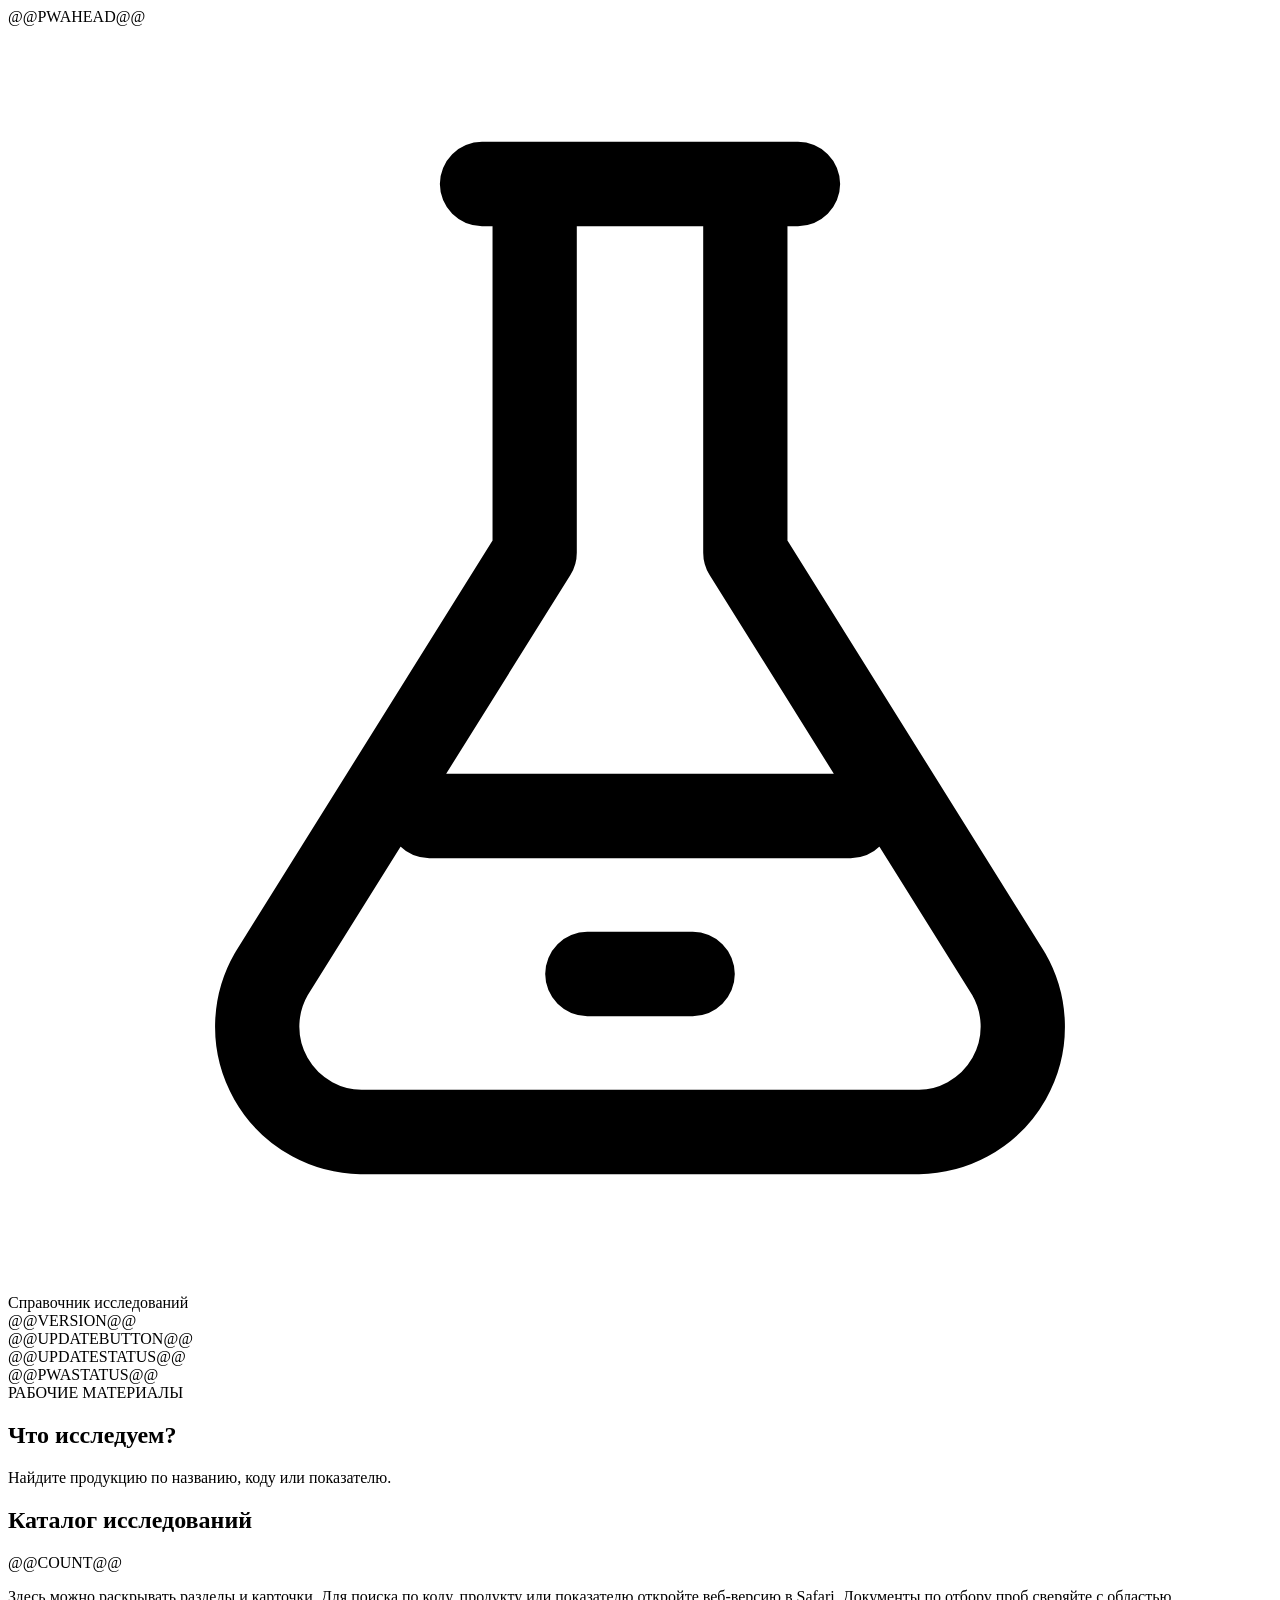
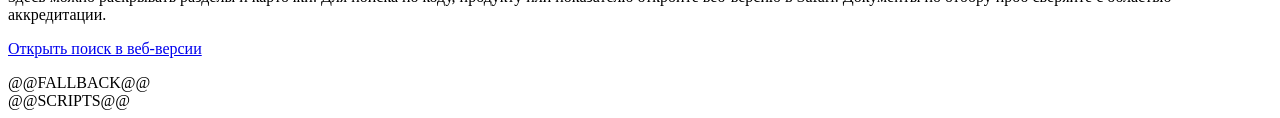
<file: src/index.template.html>
<!doctype html>
<html lang="ru">
<head>
  <meta charset="utf-8">
  <meta name="viewport" content="width=device-width, initial-scale=1">
  <meta name="description" content="Поиск категорий продукции и показателей исследований для отдела гигиены питания">
  <title>Справочник исследований — пробная версия отбора</title>
  <style>@@STYLES@@</style>
@@PWAHEAD@@
</head>
<body>
  <header class="masthead">
    <div class="wrap masthead-inner">
      <div class="brand">
        <span class="brand-icon" aria-hidden="true">
          <svg viewBox="0 0 24 24" fill="none" stroke="currentColor" stroke-width="1.6"><path d="M9 3h6m-5 0v7l-5 8a2 2 0 0 0 1.7 3h10.6a2 2 0 0 0 1.7-3l-5-8V3M8 15h8m-5 3h2" stroke-linecap="round" stroke-linejoin="round"/></svg>
        </span>
        Справочник исследований
      </div>
      <span class="version">@@VERSION@@</span>
      <div class="masthead-tools">
@@UPDATEBUTTON@@
        <button type="button" id="open-application" class="update-button" hidden>Перечень для заявления</button>
      </div>
@@UPDATESTATUS@@
    </div>
  </header>

  <main class="wrap">
@@PWASTATUS@@
    <section class="intro" aria-labelledby="app-title">
      <div class="kicker">РАБОЧИЕ МАТЕРИАЛЫ</div>
      <h1 id="app-title">Что исследуем?</h1>
      <p>Найдите продукцию по названию, коду или показателю.</p>
    </section>

    <section class="search-panel" aria-labelledby="search-label" hidden>
      <label id="search-label" for="search">Код, продукт или показатель</label>
      <div class="search-field">
        <svg class="search-icon" aria-hidden="true" viewBox="0 0 24 24" fill="none" stroke="currentColor" stroke-width="1.7"><circle cx="10.5" cy="10.5" r="6.5"/><path d="m15.5 15.5 4.5 4.5" stroke-linecap="round"/></svg>
        <input id="search" type="search" placeholder="Например, салат, молоко или 9.16" autocomplete="off" spellcheck="false" aria-describedby="search-hint">
        <button type="button" id="clear" class="clear" aria-label="Очистить поиск" hidden>×</button>
      </div>
      <div class="examples" id="search-hint" hidden>
        <span>Примеры</span>
        <button type="button" data-query="9.16.1.1">9.16.1.1</button>
        <button type="button" data-query="салат">салат</button>
        <button type="button" data-query="винегрет">винегрет</button>
      </div>
      <nav class="section-picks" aria-label="Быстрый переход к разделу">
        <button type="button" data-section="9.16">Готовые блюда</button>
        <button type="button" data-section="2">Молочная продукция</button>
        <button type="button" data-section="1">Мясная продукция</button>
      </nav>
    </section>

    <aside class="notice" id="demo-notice" hidden>
      <svg aria-hidden="true" viewBox="0 0 24 24" fill="none" stroke="currentColor" stroke-width="1.7"><circle cx="12" cy="12" r="9"/><path d="M12 11v5m0-8v.5" stroke-linecap="round"/></svg>
      <div><strong>Демонстрационные данные</strong><span>Коды, категории и показатели в демо-записях условны. Для рабочих заключений нужны сверенные данные.</span></div>
    </aside>

    <div class="workspace">
      <section class="results" aria-labelledby="result-heading">
        <div class="section-heading">
          <h2 id="result-heading">Каталог исследований</h2>
          <span id="result-count" class="count" aria-live="polite">@@COUNT@@</span>
        </div>
        <div id="results-list"></div>
        <div id="catalog-fallback"><p class="fallback-hint">Здесь можно раскрывать разделы и карточки. Для поиска по коду, продукту или показателю откройте веб-версию в Safari. Документы по отбору проб сверяйте с областью аккредитации.</p><p class="fallback-search"><a href="https://research-directory-food-hygiene.cuddlyheath4.chatgpt.site/">Открыть поиск в веб-версии</a></p>@@FALLBACK@@</div>
      </section>

      <section id="detail" class="detail" aria-label="Карточка категории" hidden></section>
    </div>
  </main>

  <dialog id="application-dialog" aria-labelledby="application-title">
    <div class="application-heading">
      <h2 id="application-title">Перечень исследований для заявления</h2>
      <form method="dialog"><button type="submit" autofocus>Закрыть</button></form>
    </div>
    <div id="application-overview">
      <p id="application-empty">Добавьте пробу или измерение из карточки каталога.</p>
      <div id="application-preview" hidden>
        <p id="application-warning" class="application-warning" hidden>Черновик. В перечне есть пункты, которые нужно уточнить.</p>
        <table class="application-table">
          <thead><tr><th scope="col">№</th><th scope="col">Наименование</th><th scope="col">Количество</th><th scope="col"><span class="sr-only">Действия</span></th></tr></thead>
          <tbody></tbody>
        </table>
        <div class="application-actions">
          <button type="button" id="copy-application">Скопировать перечень</button>
          <span id="application-copy-status" role="status"></span>
        </div>
        <label id="application-copy-fallback" hidden>Перечень для ручного копирования<textarea rows="5" readonly></textarea></label>
      </div>
    </div>
    <form id="application-editor" hidden>
      <p id="application-category"></p>
      <div class="application-fields">
        <label><span id="application-name-label">Рабочее название пробы</span><input name="sampleName" required></label>
        <label>Количество<input name="quantity" placeholder="Например, 1 образец 2 раза в год" required></label>
      </div>
      <div id="application-studies"></div>
      <p id="application-editor-status" role="alert"></p>
      <div class="application-actions">
        <button type="submit">Сохранить пробу</button>
        <button type="button" id="cancel-application-edit">Отмена</button>
      </div>
    </form>
  </dialog>

  <template id="result-template">
    <button class="result" type="button">
      <span class="result-meta"><span class="code"></span><span class="exact" hidden>Точный код</span><span class="demo-tag" hidden>Демо</span></span>
      <strong class="result-title"></strong>
      <span class="result-conditions"></span>
      <span class="synonym" hidden></span>
      <svg class="result-arrow" aria-hidden="true" viewBox="0 0 24 24" fill="none" stroke="currentColor" stroke-width="1.7"><path d="m9 6 6 6-6 6" stroke-linecap="round" stroke-linejoin="round"/></svg>
    </button>
  </template>

  <template id="detail-template">
    <div class="detail-inner">
      <button class="back" type="button">← К каталогу</button>
      <div class="kicker">КАРТОЧКА КАТЕГОРИИ</div>
      <div class="detail-meta"><span class="code"></span><span class="demo-tag" hidden>Демонстрационная запись</span></div>
      <h2 tabindex="-1"></h2>
      <details class="detail-notes">
        <summary>Условия применения</summary>
        <dl class="facts">
          <div><dt>Условия применения</dt><dd class="conditions"></dd></div>
        </dl>
      </details>

      <button class="add-application-sample" type="button" hidden>Добавить пробу в заявление</button>

      <section class="sampling-plan" aria-labelledby="sampling-plan-title" hidden>
        <h3 id="sampling-plan-title">Отбор проб · пробная версия</h3>
        <p>Количество для передачи в лабораторию</p>
        <table>
          <thead><tr><th scope="col">Исследования</th><th scope="col">Сколько отобрать</th></tr></thead>
          <tbody class="sampling-plan-rows"></tbody>
        </table>
      </section>
      <div class="section-heading indicators-heading">
        <h3>Показатели</h3>
        <span class="count"></span>
      </div>
      <p class="conditions sampling-note">Подбор документов по отбору проб предварительный. Перед применением сверяйте документ, вид продукции и условия отбора с областью аккредитации.</p>
      <div class="indicators"></div>
    </div>
  </template>

  <template id="study-group-template">
    <details class="study-group">
      <summary>
        <span class="study-summary">
          <span class="study-heading"><span class="study-label"></span><span class="count"></span></span>
          <span class="study-reference"><b>Основание</b><span class="study-basis"></span></span>
          <span class="study-reference"><b>Отбор проб</b><span class="study-sampling"></span></span>
        </span>
      </summary>
      <div class="study-mappings"></div>
      <div class="study-rows"></div>
    </details>
  </template>

  <template id="indicator-template">
    <article class="indicator">
      <h4></h4>
      <p class="limit"></p>
      <div class="price-code" hidden></div>
      <button class="copy" type="button" title="Копировать показатель">
        <svg aria-hidden="true" viewBox="0 0 24 24" fill="none" stroke="currentColor" stroke-width="1.7"><rect x="8" y="8" width="12" height="12" rx="2"/><path d="M16 8V6a2 2 0 0 0-2-2H6a2 2 0 0 0-2 2v8a2 2 0 0 0 2 2h2"/></svg>
        <span class="sr-only">Копировать</span>
      </button>
      <div class="copy-fallback" hidden><label>Текст для ручного копирования<textarea readonly rows="5"></textarea></label></div>
    </article>
  </template>

  <template id="placeholder-template">
    <div class="placeholder">
      <span class="placeholder-icon" aria-hidden="true">
        <svg viewBox="0 0 24 24" fill="none" stroke="currentColor" stroke-width="1.5"><path d="M6 3h8l4 4v14H6zM14 3v5h4M9 12h6m-6 4h6" stroke-linecap="round" stroke-linejoin="round"/></svg>
      </span>
      <h2>Выберите категорию</h2>
      <p>Здесь появятся условия применения, показатели и документы по отбору проб.</p>
    </div>
  </template>
  <div id="copy-status" class="sr-only" role="status"></div>
@@SCRIPTS@@
</body>
</html>
</file>
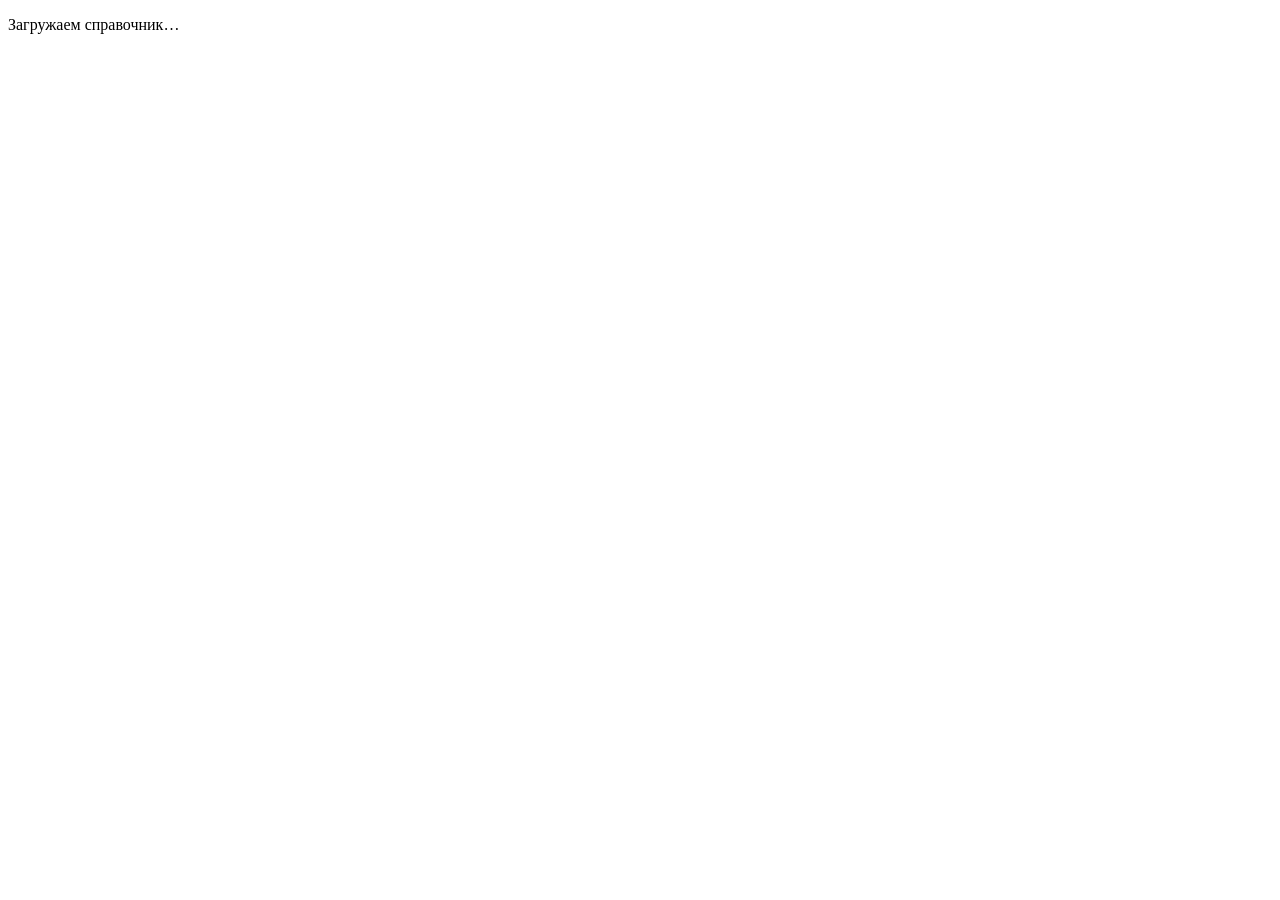
<file: src/web-loader.html>
<!doctype html>
<html lang="ru">
<head>
  <meta charset="utf-8">
  <meta name="viewport" content="width=device-width, initial-scale=1">
  <title>Справочник исследований</title>
</head>
<body>
  <p id="opening" role="status">Загружаем справочник…</p>
  <button id="retry" type="button" hidden>Повторить загрузку</button>
  <noscript>Для открытия справочника включите JavaScript.</noscript>
  <script>
(() => {
@@WEBUPDATE@@
async function openDirectory() {
  const status = document.querySelector("#opening");
  const retry = document.querySelector("#retry");
  retry.hidden = true;
  status.textContent = "Загружаем справочник…";
  try {
    const params = new URL(location.href).searchParams;
    const manifest = params.has("test-baseline") ? new URL("baseline.json", desktopManifest) : desktopManifest;
    showDesktopPage(await loadDesktopPage(await fetchDesktopRelease(manifest)));
  } catch {
    status.textContent = "Справочник не загрузился. Проверьте интернет и повторите попытку.";
    retry.hidden = false;
  }
}
document.querySelector("#retry").addEventListener("click", openDirectory);
openDirectory();
})();
  </script>
</body>
</html>
</file>
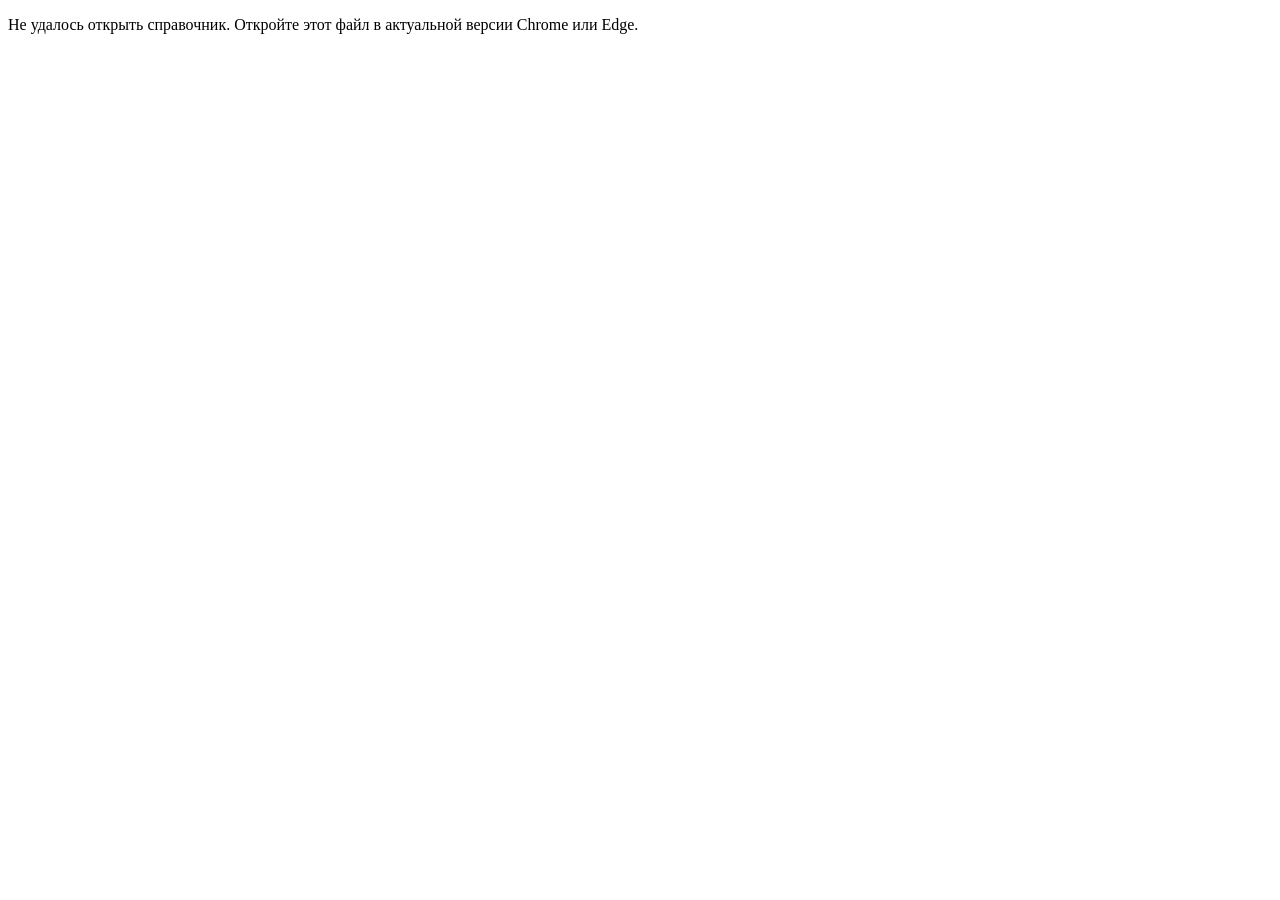
<file: src/windows-loader.html>
<!doctype html>
<html lang="ru">
<meta charset="utf-8">
<meta name="viewport" content="width=device-width, initial-scale=1">
<title>Справочник исследований</title>
<p id="opening" role="status">Открываем справочник…</p>
<noscript>Для открытия справочника включите JavaScript в Chrome или Edge.</noscript>
<script>
(async () => {
  try {
    const compressed = Uint8Array.from(atob("@@PAYLOAD@@"), character => character.charCodeAt(0));
    const stream = new Blob([compressed]).stream().pipeThrough(new DecompressionStream("gzip"));
    const html = await new Response(stream).text();
    document.open();
    document.write(html);
    document.close();
  } catch (error) {
    document.querySelector("#opening").textContent =
      "Не удалось открыть справочник. Откройте этот файл в актуальной версии Chrome или Edge.";
    console.error(error);
  }
})();
</script>
</html>
</file>
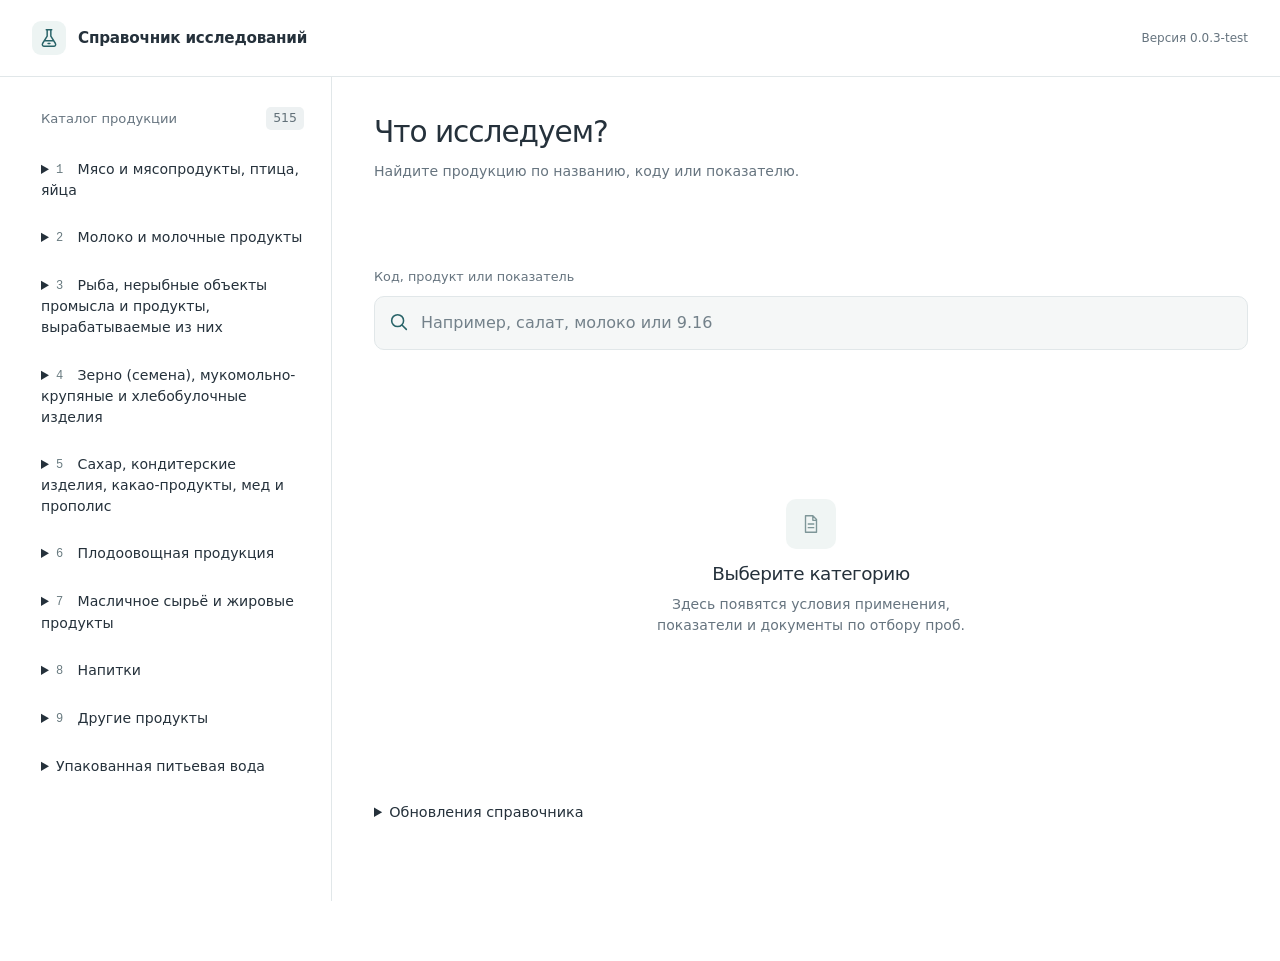
<file: docs/windows/research-directory-0.0.3-test.html>
<!doctype html>
<html lang="ru">
<meta charset="utf-8">
<meta name="viewport" content="width=device-width, initial-scale=1">
<title>Справочник исследований</title>
<p id="opening" role="status">Открываем справочник…</p>
<noscript>Для открытия справочника включите JavaScript в Chrome или Edge.</noscript>
<script>
(async () => {
  try {
    const compressed = Uint8Array.from(atob("H4sIAAAAAAAAA+y9bW8bSbbn+b4+RYwKtbDvJWk+6skPO5i7M9gL3AYG27sLLC7mBS1RJU7JooaiXeVtXECyyuWqta9drqqebnhcdld198wCjYulZNGmKIkG3O8HmV+hPsnOORGRGZkZSVESn5L8D+ZWW2QyMzIezjlx/r+IuPGvVmsrjftbFbHeuLNx66Mb9D9io7z56c25+t05+qBSXr31kRA37lQaZbGyXq5vVxo35+421tKLc/4Xm+U7lZtz96qVz7dq9cacWKltNiqbjZtzn1dXG+s3Vyv3qiuVNP+REtXNaqNa3khvr5Q3KjdzkdusVrZX6tWtRrW2adzJee10nba763SE03Ga7gOn5bxxuu6O03aOhPPe3XG6zqG753Tcr5y20xb0/987XbrYead+cOy06OK2u+vu8h+HTtc5cJrOqbzLoXPsPhNO133gHPLlTeG8cdr8fy3n1H1Mt2y7D+Qv3Gey7I1qY6Nyy/mJC9F0Dpyu+4jv2Il/1C87P+hC7zunTpMee+C03B13l24sy7DP79e8cU0+gZ613bhP/1qu12oN8ZuPhFipbdTq6e2V9cqdyrLYqH663rj+kRDpdHXzs2XxcW4xv1Qsyk/u3G1UVpfFx6XsfHZhQX62Ud2sLIuPV29XCpWK/GirvFWpL4uP19bW5AfllZXKZmNZfJwvFdeW1FW3N+5W0p+Xt9eXxceV1bWid/Gd2/zrhflSNjdvfKYvXltbW6jwF2u1zUZ6rXynunF/WWzf325U7qTvVlMiXd7a2qik5Scp8W82qpuf/aq88mv++9/VNhspMffryqe1ivg//n4uJbbLm9vp7Uq9uubddLv6f1eWRW5+64vrH/3TR38jfiNu176gT6ubny6L27X6aqWevl374rr4p4/+cb26ulrZ/A/iN2K1ur21Ub6/LDZrmxXxr6p3qDeXNxt02e3a6n3xG3GnXP+0urksstdlzS+Le+X6Fa7tq9fF7fLKZ5/Wa3c3qZrXimsLa7evC6ri9HqFWmZZ5DIlvtvdRqO2SWNh624jJRqVLxrleqUsfsPlXxbVzfVKvdrwLxW/ESt369v0wK1adbNRqfvfLa/VVu5up+9Vt6u3NyrqpuEP9SOCn4vfiNrdhuwEha0vxHZto7oqPi4uLVRWs9f1d+na2tp2pcGX0GO3730qfiN4OC+LfJ4+1O8n/1rbqHwha5Euz3xeL2/5P7hT3bySy81nt75IiZXyxsqVXDb7iUiL+eLWF1evXldVnK5uymKV7zZqfJc75e0G2SOqCln13EWDlZ5byN8uZQPXp6ubm5W62bxUvOuivFH9dDNdbVTubC8L6uFUp//x7najunY/rezOstjeKq9U0rcrjc8rlc3r4tPy1rLI8UveqW56zbqQlTWTuV0vb672+SzjXtxrP1c3m6cX2Kg0GpV6mh7PnTaTzVXu+I9IV1eo/2S2NsorlfXaBnVo+sh89Kf16up1wVeEH62GQL28Wr27vSxyXHzVPoUls0HlX6EG9YtgNMbq7Uo50h75cjE/L390r1LfrgZ/sVAp0S8+X682KvyqFXoIdZfr5kDOLJTq9PJb5dVVrozi1heCyyXfY1nk/L5bKs6Xl3KRV5yXDXSnXN3U/VHdLn17o7by2bIoZre+EKW8asjPqiufca8JDHNpCq+GSpfn0gXacGHR1oa5gmrD6majXhPrOcOizG99IbJi0esN8uYrG+U7W1foASlRyhTvfZ4ShUyOquNqxLJkF6OPTGeyxcAzt3oYMXYQPAK/SKvOMO/17O1Kub6ynt4qb1Y2vHukG7WtZZEv0TVe6+QWt75QhiDaPvJJVPKr0W5Y5N8Y/UdezR7parQUG+XbXBavx3NLehbkdq3RqN1ZjtRpZlH1p2CLZbPmE9aqlQ0ayFu17SqFIsuiXtkoN6r3KuZVagj4F5Vvb9c27jYq1wXXTI5rZqOy1tBvZ+9OyqanK/cqm41tf6SxKf9HCtFuzslHzv0H35KS4ZR2SH2QDVol2Zn9duEOTv/[base64]/DjX/HajXG9oX54NjjcqurJp0VFWWVmdLy/GuOJghVH4bK0vP7C+ardw/vttN+q1zU99w60GxaKqt89r9c/YAUcDCPpvulG5s7VRblSoBu/[base64]/9UXYfxn3oihzZZ267BlX3BLbd+/cKdfv84zYND9szz8SIR/IMfdH4ozoxLvAq/NF9bO4AIWm46FJWnBGmmHrqj8z4/2PhCBLtbZR+1wZ8/Lm/c/XK/UKzWBjXzjOvi2Wy/Mra73rKrNSW61EDAJ3wnuVeqO6Ut5I81ijyceidltGO4tbokdLnGHezTFUD93c6DXB6NjvqGkZUxmTAPVJTKQZLnpG9m3VuYLuPzQvYBMZ1zhxN05zyiYcJ4e97VL4zQO3WKltrnIws20LeT7yX8EWowZCRL/70yS/sEBjoOA5J0oN6JamSvRMiJeFiA/Jzxnga1sri95H75UX/mO5Xi2nt+qV7e3K6s25Rv1uhePg0O/ms4ul2+EZqEpOyQzQenm19jm92HalwQmPrPiYJqi3c8bT0pSMTInMaqVRrm7wX32EXb5Bszoo9gqrFb7tnVq6Uf40JShaWQlYVuUb1DwmVHvBWZZnqAP2PWex7/ms9/jQsPx4daWyuLbi+4zcYqGysHA9mJq7W03fqW3W2KNS6u3f/aq2WUv/b5VP726U63Mp8Xe1ze3aRnk7JbzLbN08WCjOcQTnrwVOjXn1E5l7W8Kgj9eWKmurSzr048r036VULi6Ee0NhrVhZMRubB2rKMujI+9/frG3ev2OZYoZ+HxropVC7eBau90OsUXcgrCsYwYZhUyh6sd/FC7b9h5fr9drnxiRy0ZwAyb96zKJkvkq+JZkWDsrXavU7aqpEQeL/dSVdyn5y1e9WpfmF4tKqal0aVNT372w17qdViOGN5b4tSeHMVEFwqunPU8iV5OfDhs8Yp5acmhfecTqy51S+t9tTlV7KmpVe0mbRLPJ6PhJploKhpsh60x7zh1txPclI6xTMUFi/VuwUItxUvjtZ0NOuwBVmjqmoHffZndt/[base64]/tNd8hY924u3o/TU27dW7Lt2idM5l37NnUXldZ9LpKP91sIVryf6xtkWwWCPkjP+L/ywYK6V8eDntkTYUnH43almc3Tb2IAgZOg+uqVa8Tk6+oV7Yq5caVfMpMVKzVr141iua3MN9E/nZZ5MQ1kc71M0xskQ717V5GIvhoL3egRpOc1ZQC1V+vrFXqlU1O1lgSspaBFI60+imR/5TblgDoTHOuVJFQtiUf8yLbW+VNe5hlvfJv9Q9Mm1MI3PtOeWtLtqXX5f0+ojqqTILah13AxvS2MJFnXszUBvS/yD1XN2zTYdtlt8Rq9Z74W/6vJS6N/mQ1GGmo1zUN2gWygjS2VFjBA5RmW0FnNa9VvLgJk//4vxX+HxQyyz5R+9wPHHu2pXmv5c3GuswwXCG15WrEzy6ulaWCYTx/vRiUzcJxQCnUX87uMP69MxvVO9VG8P5W88Mf1mn+mrdOC84xyGN9olmuldrW/bApzJvFyPVIV+pAM+Ib5X3Ta+WNDRWoWV/2nz76117YJ64Y/q64mN364ipn+iIO5exOmcmWIrnq0CeZpTU5g/AeEOMWNJkgRGCg9DcyzBLkS/5YCd3O6xw9WyH8I1vLFegyTgNs3U8JHSTHzGGicsVqYXWtEs6trM2vLa1V7MGCN8xLeuAHdKH5SOpiPj7CVO/TN1RR1Flp+l2AVpGCrDdISsaFMhulqqZ/ZS7cm6P62tkzHy8NGLiXQQWF/aI9uxfR94pxeYjterq2uXE/RjDVdw9UlTlbSecCLWwEOMtC4lTXxcpGdSu9VaYbcbrtikwJWFmPf/roo399p7JaLYsrxiR1oeiP9CBCZIaBpDDq4RpBfgJquJqTCOFROtxZoniAnnzoK3UWQNu0APFUyOvb9mBLSNsRhZJXAJ/FsKWDyfDE0xa5oBfNFby7RtXZ6JDjC0Oap6+FLYYv8WTDaGRGrWKohjFmL7emB2X2uuU1+DZq1m2ZspvPyGyv1z5Pq2stv7EWLPgjP4Vhe1Io6+DXsN9u4dRCMF8brs1C2OoVi0YPCFvr6IUBRIGMt6HTLq+Xt698rHUDbTOu9ut/1MRd/iq9XiWo0v97pVxfjc8jWcdK6Mc2w6lzc17FLmkt7iJTYPOR7KbD4XForpvtK+rvnc0JPO6iGZVo+kTd1p/j/K2wfdpvqGv56V1z8rAYqB01w8xnw5Xq/3qjKv6W/hO0QzolcKfcWFmvkM31YyAPKs37EcRS+XZhtRKFStP5qJStNJtApbNFFOX44RcPXgR7Tm+X3n/LfZTZJntLdbi1Ud6MICRmiWJ6+ccri6trq/PR9Ha0Ttaya4trxYBUc7tQkN48UAxGFMwksR4uwcsaZcn/BkIJ/jC9Ub5fu9tYFmvVLyqr1w2VbaO8tU1QovqXTTqMPmedJmzBj1ZN80rd0Wwrz3xGa8maGuo5LQ8VhfDhxvryRnm7IeeAfgUUC5/YfsLcd6Nu/uSW+Bt/LOrSZuN/vK7dvDfBz1qvXg1ft2C9Trqp7fDFxfDF5TucSeqRWbFdac2sFK09KJLmt1zTbyYyG5cD0XerbUWUcCOxWggXUF8eQUT74biiaQrSL6L4ffRxjC+GwB9dRQWds+khvJn39OzvdtB8F63mW0WhgYn2Vp2W3Sjd1zrLjs5CQkmEYpxBJNHJv318JzMuUv/2Z9P95hBjcwHzJX+G4L13Zr28neZHXWgybn6QK5ZolUJmIW5+bjyrR20Xek7XzXvYJu5FNXGXuYitemWrXC83qkFd0p7Yv0iWM665P/ro2t+I/6Wy/RnfjuJQasSN6u16uX4/I35Vu13dqCwL5abXqvXtRkb8zTVjqZJek5QvFXKF28E1SfPzC8WFtcCapEquslBZCi9BWpwvzC/[base64]/O5hexCFDf3SaXAo/oieoOp1h4gaO9VE7HdOTifW7KXNIgCWHnK/jHVwOMtw/[base64]/Vt3K4DUT2/yqCkFsOW9QMWglIw1yDFckt2DW6K/HhRSWDRcXFu8HsyvezJGRHKNA1zCI8cGrfR1YdywMvOZoUSeXk1nqVSJClgf3D+CUF67TTsHRNTavmOqyGzEnsgMVklwahnOXUYYiSVLuieC5K+uVBYqeZtsHB00S0H778Fy0exmRNK0v1VfechQgSu5ylJFgugxADHNBn2DYYGFveCzsjS/tBhN45bWipH790X7aqviyXdWEVkHmFvVlc+sUpcntfqJlKVsTidSTBWzP+ankCUvHdaX5Do/qqticBkyc8vZCPejEnCGPHoG9KCjDMl++WpiaFoVf4+8RcX03lgBLdvqGl85DObRAmUS12QirGi8rYxgFnUsY3hXT1e3ZQTM2ZBORazeWxdpzgV4eEpkraRRy0tblsWOFtE1voIKUdDUFI/jf1j0BfF4nTKcLAy2Z9ZU1eNuYm86Qwju+ePw2gPdJFmZcLMQCUvZOCKBUkcL2UjmiDT3q33RCfO+NGxL8nhTGyGMRErAcXkXWDgEmYYR2aACLQeZbRVEIJk4r3P73o/CaRW5S0VOxnS0UcUibVSRl7tU9AAeFsM2TuZYjRov5rNxAzuwCmY+DKREf2FLfywserUWk8YI7yfkdVO9q0AEbSr5nIXOBXAZ58MvotyFTM8uGN/G2G8pXRjMSngJWgCvKMbc0MqGFMOkkK6ZS2v1eUv0EIlO/HA3prh94lhxues4I38OlDVYu9I8aawl5CEsNjNqqMOGObDyVO99pH9+jnRGYG1OUAc4IwkdnfVZssx9FOfsdQG+E+rxIoHuGf1Fr1W8iSGLdPuegRXFrVBWo7JgcfT5fLgOohFm0W/RKI0UYI/sDBMJKyxebVc2ZP9Wdj5l/erMuNR6RxtUF+LH7A+L9RXemDw3PNwnF6wVvpj5QyFvTBxJV8vU1tbkgrZGuXF3W0XhiiSpV+6wahzcSCCrdhIgwffu1ioVWL1q5Lf9/tLcQsGyi4HqD2vVhma9LfdQ29qFPi0HSpUVWe553v/QfW5cUxsbfnTjmtxz8ga1Km95SH9X6hRjbG/fnNNBFG+9KMQNWuSgvuJeEgyy1FXB6zi+8r6hTRUpaDe/ZNc8JzhHKHlWlSL0f0Q/u/epoD0v/03ti5tzNKvJF0W+OCfWqhsbN+eoV88xP/lZ5ebcyt06JSr/jhyU/lQ6iZtzucz83K0bhMqK1Ztzv1oShfX5O+mSyN5b2EiXxGI5L/I8a8qKXGZBFNZz2cx88MN0YSNdSi/+n4VfLYpcaX2Rfl5Yz3tPou61Ut66OceuM/Dxf6xVN/Xn127duLZ971Ojaq5R3fh/n2uTS13111ar97x2MOtaBbJzt5zvjK0vs5lsppBuVLYb5tO9u8gOUqnf+oj3DS1XN832p01LNSCjPjb7ot8fVHe/5bziDTip2PQCvK2ncHejr0n7cOof6Ztsieqq9wA5eudEvbZBIaT869aNa1ve5Sr0kjGm/GOO77CyXln5LC3vM3fLec37gvJ2oLTbqPtEqG1CA6W8cU3e4uzbr9Y+39yolVf1ExSjfcv5ndN03rg77p7zLvZBTst70I0y3267fK8SudVPTtd9yHV2qm/Ft3EfO0fif/3ff/UPN66VvZaUDaT+VH5BNxd7EDX2OGTfqKzevn9zrry1JZPp1jEt885zt5w/ON86z51Xzn9zfu/8VjgvnW+dn53fOn9wfu986/wX5y/B3rie4zcy7u38N/eB0w30aXfPaTkn//ONa+s5v+VvOT86TefIOeT9YFuRHWjdp7z9LNUC7T+rBoX7NEXb1/J1wmk7x9Zdat2nGa/b3Lim6of7e7S6TEdnqTX1NX/kNZZ+CTkj4iYNXLZWq3tzoFvOCypuKviCD3oU/smNa3wfWzOZm+sFLPC9T0OXxFngAVnchblbN1aq9ZWNilj54uZcLpspzYmV+/pf9Ztz85kS2UNtlu/kSpmS4P8U5f/FGdeoEZVUmF/PcyIwzRRGoHBzjvvVe97X+IQsQIqsUZP2InYfpIRz4nSdY67zrm6DpUxufo6nzis14v8blZtztbW1ObG9VdnYYNtyc26tvLFdURUqd1i+HeghhICbLRJvq2hOO6dbS/3l97ubc84r9xEPnwfaELzXWzd7PfCvv4tYr8C4NLqMXtQwZ3ZULm2oOyvnIs2nqjz3cdiD2V9stdwop//T3Ur9/s05qs5MLpObu6X/FS5rP3fxG23ulv/vi9zJOXDaziltd+3uOC26X/iT3nW5WTaGnxGCh1rtufuY2ozqjDfUZu/Tch/SmBdOR7Btfyf3xXb35m71KLh6zM25pblbzve8lbX0BC3h7JN5cw7Jm2qv0seN8nO3nJey57M/5v2ywxb32bluWd7YoMDD3XVawXd77N/m2mb5XowZLm9XVyu6XmVKVDlb2r5GfxAyuGTmRmbS8sqg5dmcLZnG7Fe5vMjl7pXuZNOL9/[base64]/75V/yBar3KjfntmobVYpgS7lSxO6aNkm9i39nucfg3K24q8LZe5ov6WIEVjHNUVB76LTcXXI81D/fUhzKfYE8EJu3A6oH90lo2HPPo/64Q/bKfeR0nLbXl3wfRmcCcGCnwrhwZNQ7sJMb+3f4B0cycDxwWs5+2tj9/yn19V+X18r1Kj+/63TcPfJnzqn7QJ5B0DUOCKAHqpMEvD7sPlN3d3dlSE/eh8bpE7o7DYMOd3QZvcqh2+ag01KvOhK8URbr9crazbn1RmNre/natXpFuePVar2y0qjV76fXarXV9Pr9T6uVzUpm5e7q6sb99Uq5sV7MrKyXG59uNTLb1Ubl2twt55WsB/dxKEbggR6uE+qbZZ5LmYPAzAXO3QrP+4K5xblb3pQvMAcllmnuVk51V+G8dJ+5uxxbCedE/jvUvo+5xSm4+cpppgRX9Vfm7NBWRA11XbKYmV4FVTaLavLY3XO/JOvHRpWNLIdCoyihpYzuHnVV54iKSJb4rdPmqfUD+cHICmarvvc04nmuSmNR0AB2v3aa7sOUX5XGZ+Q73AeqZz7gOExe2+XYiV60GfdGgSWSZMJ8b/pHz4O1dWjTlkPen+6ra4XzEztcsi1t4fzs/IH+85PIForX8tlcwTvGJNBtucbt1Z8RMmQmu3UorYzTdr9UHUedpiK7WJNuTp+zQ9Vmjp9zQvGjfAfrU/R1suaeSNsXME3W11Y/4+Icu0+4od5Ig05Rw7HT1JaRCtcO3qNNpWIraK+xfI5qLCcNX6hzBVd7Gp3LeUk1oI5uaavp2BunzT2DHASnTHq2vwcfBTvBKxrERgatZbR5pJlT+lWP2cmpXI3IpTy3lhF/Txdl6DPuyof0x4e/OM0Px9LUm49W3sTzJcazv3deOT85P4tCbilbTOezuTzf8H1GFDPzv+x8X8zkslT3/oNLv+x8Py+r9e7GrRsbVf9JLzgn8yfnW+fUeekHhrfrlFHhCUKX0y4tQTd94bxyfnvNeUPfB0a1V5e8cmZOcPrm5pzKnrWcI/b2ezIj5T4QH94JdycjFmSNFHJeNEdlM8v33PneeeG8FlfYwR/zSKDY9MR9fNVS3EP2D3syMnCfug8oJiVDkhODL3U+UOprVLUcMA2+k6mREdfJxtd9XnMsRQPOCNNPvBFJLfVGvdk7arOUNOpkoITMS1DvUjkV94mcwvAUg2d+/bdvvnSOBnZ+sj1umQ2g+5intOx/7Jn01nXBRueUrNd3bKWb7q46QyojCoVMPiOc39t+S2U9ZL/0Rtrs94H663KwJdx/5pD3AbXennMqE3xN50DWG//CMG+U0yRfKXMD7jP3QabfDlzIxA68f6huNyr1apk3kV2536h9WtmsbA+vRV4ox7MbsNxHghNH9N6Hmd61Xszk+37vYui9jaHrxdsRCNNTAsgkSvv9RidTeB4SfEhxgQeMl13v36H9pLP2OhRKuw/Zh47Mp/U2N4VUYKp2QfOzkJ9fIutT8q1Pnq3PktXQ/KSzbO5XPb1UNlWiPvPmmtNx3kTdyUv3sfu1+8R95nTOuE2u121eOE3nkO3c0Rm3yfYszh84ln1ASfredyn0usv3zp+d/+p8L65Iq0ZTjXSKbkAjp5nmOOwNR2YnTjPNprirE7I2J9p3Nfzg/OD8zLfnlJEerE11h7aa5pzr/uNzo9YYji22DOAPKDlJ+S2j89MjVVQ3ilHwX5wWBfFsC77ium47p+KK+5BTsVSuE/dL9UIcL50ZI9FN2GJf+Z82Gtepq2XNznbVT7l4Uw6Zd/ESd5QCUbMQuntgnsFO1JifZ6J96GcugU5Ydqjb6Jakp0o99D05SnHF3eXMy4nTpBjC9rsmTf2cDruR2Ct0dcVdwWUm91xMu/9MiU05WKhQF6jPXLA2fxr3Kwy9RZ/LwhjFOj1/reV790EZXh6rbn5gFT5lZk4GU86ROetsqZjJmJy6z3QZhlI/I7Fq9IYZsfThyJh5B01c6Uru6vWY2WtG5BZHYcNesRZJrcTB6wGbMWYrOHmzo/MT5CFk/ndXZnjkBIMM8K7Mlsovgn3rBUf0HanE6QahZ3zDWWi6kZ+YaPnJZtLD9p02d9mnHHpLRfdUzzf93AtldlX0Hk6QOG2a4FBwSmlgo2PINElK8Fs3ZRCr8jXe5cEEkaXnXCCW/AMHKu2wHDS+4LGokh/veHiQez2f4/xOjtxXzrfLxlQ2n5vnqWzB2uP+q9Oi5zlH6VxhQVxx91SzP9HSZdNPyTldmf3qHRfls1nhPHc6bJ+8AEHZi5SXAWa7Yz8MmV3ZfqjNu87Bdf/YYw/5OVVqiC3pZ03reTbN68pefT8V+VGapD77QD6BfaAQ6AM8D71My/Ua7mcM//Mn3vO2xHuXpzRdrm7ZWEjDz3IaXvAh7zF94sTrNyxvnkhZSUVgrPFSVEb5tG/4lHc1LTyWE5fEZ/17G7h8Kvi+TVMHkDmTzBiTtufI+Yu//k7ksh/eJDn1z0kGJP+R/EfyH8l/JP+R/EfyH8l/JP+R/EfyH8l/JP+R/EfyH8l/JP+R/J+R5H8hmvzvckjRdN46h+5zJP5nPvGvVuztuo+5cM9SvsuUC+ipmR95egBP/[base64]/rh9NSU4cGtKDy03uJPXvpd7PR5wne9xPET5IM8gyg3VDqU4wT1kx78FpdbldOYdaxD8J3mTE37ylzyt2YMwk0hhxtoL5cxSvb7c50vnfrnb9Jn9VSEnfyfTK3r8d+Oqxv2Gu5dfenbT/+N6lcGeNbXmMFFqzS+7h8mWa7Kj1Wt+UIuh3tIuiMMRw5zXGVFYWuYkuH4Wd4ljHgLcFw1raE2/[base64]/U4sOjqTZz6gPz8hObnsVXdpEkICdmqrqQlhFbCJQRoCNAQoCFAQ4CGAA0BGgI0BGgI0BCgIUBDgIYADQEaAjQEaAjQEGZIQ7AcbhOvIejOzNV0ombpTW5Clb5hZ04TY+oVx9KuayWBjzXf43o7iknQQ01IlJowY6n6hOxT5qXq3/qpev+Ik/isFaUJnHfC/VL1jv3ADomyT3kd8aG/tU8yZYBs8OSXya8WaAzQGKAxQGOAxnAO8/NH7tuP5BtSqOQF5vvyrpSZWZb9qsP5OI6JfComkELgTYFVEKz+kN1IbeAaHwS7u8Ldcx+5z5U18juaziq9dx9rlsI5sps/KB9QPqZI+ZiqsQk9BnoM9BjoMROhx0yVZYVKBJUIKhFUIqhEk7I3la8ZPQ8uFZHWU+/19CVNgrg5O3z+weNR7VRVMHaqeqGi1FPp6tTqhYMzSur7u8eyESOvOVyl6lV4w30vfLGIc2e8ix81RV5Dn3Rh+R3HbsHDACLDld/CfUblEZyVknEYx4zyGIUOlVGLKNZit2U0sePPLfR3frl7FLHX6hX5fnKM8TVNDkvfac+cig23Fooh5af54Tgl656fRmcl8EtaPDpHsDLEbktx7ZTbYUe2ezvydUeWy+sU2oJRSQ/[base64]/CH4Q/CZK8BuelGRuYsYmqgOhBkINhJokCTX7yRBqcpZ1URBqINRAqIFQA6EGQg2EGgg1EGog1ECogVADoQZCDYQaCDUw4RBqINRAqEm+UDNg4aboyTZ/8A3UhKz/KRrrf173pxyZZlZ+oI1FQOqIyfhRSMcTjJ3g5dCeoD1Bexqo9lRK+CKhxGtPIxCfgprMMXdF7hO9q5g8eXC/Qy/4tVjns80azbh2lWXjOP8N9ztvg7+gtsiz0l33Gc2U+hYKXmdEYWmZZRTu+W/[base64]/Ya7a1hAhPQH6Q/S31Clv4QsO8tD+huD9CeHiqfftaDeQb2Degf1Duod1DuodxOc9YF6B/UO6t2MGwGod1DvoN5BvYN6l1gTDvUO6h3Uu1lR7/wjwf4kxTeZbz1wn3HRj8hoq4ldl/5i82W8qZEp4grrOkf6TUOvDmENwhqEtaEKawfJENawpg4bOkKzgWYDzQaaDTQbaDbQbKDZQLOBZgPNBpoNNBtoNjDh0Gyg2UCzmVLNZsAaTqn/LRO7wRO2KAWqIqHT6OFdslO5O8FenuLpiP24r6uQeCDxQOIZqMQzD0EHgg4EHQg6EHQg6EDQQSIAgg4EHQg6MAIQdCDoQNCBoANBZxpNOAQdCDoQdGZR0PG30/sp+vKjOoorbxzEZS2GcLrnVWNGVvLgIWJyg8CY8qbOWdrBSVkPQsMrkrrhDwNSk+dvuhxgdDznRq7Q3aHpei/lR7s4dZtDGclwZMSfv5epJFnWFF9A+THyBu6eHCNds9jytDW/hG1LxJAsdQbZc2TPkT1H9nwizM3lsufa/Czk55e8+Ya0Pnm2PkuXSh/nUtlBpI/PuE2/6eOeydd+c8d5pI6nKnV8wRGA3Clyp8idInc6EbnTC9owJA+RPETyMCHJw0tnu85IGJ61Lc+5M2OSGpfxrZGNupoS7tdqOkjzNG/boCZnvoaYTLO+dkwKJB4VPxCsBbGPcx9mhPP/Gi9D3elrdvIdqVPJAFX9lPIZ/w/VQYAsR1YOWTlk5ZCVQ1YOWbnRZOWyqfkJysplUz1pzH7zcj3TY8jLIS+HvBzycsjLIS+HvNz05uXGHeXJesuIvO36ozP95Cg61w88N2fjSY1/1koZ+n9GtCjnEmxNWtyDdhWFywajyS3q7ujqUmffBWr61Ad2qXO9V4kCXUn0G74VR0eP5CcHXpIkuLK9pbIjba+/BjJ4ahNqCoif++f0DbVIkQQjkcqB42Rl16HnvZWDSXjDoyVynxhmn2OXE/cxWeY9deAf2dYn0rZ6jShf9VQ2gRyJbY4JtLlG+hrp63Gnr4ea3i56qe0X/Lb7nCZ5HLUK/JmxMf1oWNNigJJ9rEIsGuWPKJGuQyJpUNSm+t4504ElCXEp8iGU2CjzOSv1TCXBe9FQJQw3/f/6zANjSYqg3AfvVEHjikdSJ7q6pBnZoMWwQln7HDk35Qn2fEqoxMaxjOvNbUpkdJTJxUXWZ25y8vdqm5Ncdnx5/MHtH0Kbh/BEV65N6qiNbiyVEzMD0/HVBXpzZnTnO9NEXmbb5FSXJiR7PEx2WJP6Rs4OOzxRl3PPNrsk22HQvbZjmar6nI+rz183ylvr9zdqK7WVlbvbony3Xrl7LrVhqqppIa6a/u32ynqlXl1Zr5bFSm2jOqs1VCxhOyFIr5BeIb1Cej2/+VlaWMqnFwpmEJqXrdk1fs7kTczScz1x8OdJe+IKjaBXzrfGXXNk065ik55Z3qTHvP+PKljuKgRNZm1MYc/50fmBtlzkQtC//8X59qxXymaLsy0jT8J4hjYNbRraNLTpidKmJ8EwQvCeGME72KXmr89i3P2c7/nuitO8ylw99QqbEQwGWL04PQiuEFyTtF6oGFgvNDT9LyB0Qv2D+gf1L2EiA9Q/qH9Q/yawhqD+Qf2D+gf1D+pfUrMQUP+g/g1D/ZP9+Lds/[base64]/[base64]/[base64]/4amzyntGK7Ap808nbPhltrlFEx3le7sBY8neN/b99AydUq2Cy0H54j0IHBMscEBRgKIARQGrYCZjFcwADZtKjlP7ylfw89U6qJBfXEqRxaIgqGpQ1aCqQVWDqgZVDaoaVDWoalDVoKpBVYOqBlUNqhpUNahqA1XR5i98Gg4lrXy5iLIlYcGILqE9574mY8n1yTXYiRPY/FUyTT9T0xYcsjSlbzK/4Qkul4on0nucKjnB6iOsPhquODef7Fy9VzGnkYx9wpLxegGUteezYTd7fhvS5GRIk1AmJ0WZhCoDVQaqDFQZqDJQZaDKQJWZhKEFVQaqDFQZqDJQZaDKQJWBKjOTqsyCp8q8DtiMx14VWRQZTkN0FG7cYRdKgcUxW/3Hmk1WMxe/dt7w4T7PuHJOKdFiXqMGfeAa+oytgDwfyBRlUsou8QKhU32OkFwn5DVv13uCrPk3Ku9/YL0tJVT4Nk05KdclOBCehRn2Eixmvj2lqxUna+kee8BzmScs8ChL/ICT0rQgi1o3l83kZkAnWUioTgKdYFZ0AqwJso8fiCYQTSCaQDSBaALRBKIJRBOIJhM+tCCaQDSBaALRBKIJRBOIJhBNZlI0WQxsCPfefST3O0uHT7IJKChB8/[base64]//owoSu7yk/0RN/c1cuvOj8wOF61wI+ve/ON+e9UrZbBFy0LjHM+QgyEGQgyAHQQ6CHDQgOWiYqUzaU+f6LMbdz/me7644zatkfLlX2IxgMMDqxdtAtYNqlzDVLpMfiBJGRlbtESdDmyusZ3Wc9lUti/GubM3hClcyJggWRraNUQbfBXBkQyZFpust27Fx7ztROaGmPnNJhijHcqO+cDb/[base64]/kBWgKyQ7FU6uaynMnwXPDOqzxU5lCjpSgPABzM5JxSE01T01DNRdLYSTUjIiHI9c812RrWYJ5fttZrnoK/[base64]/W9XymeuH3rE/t0bSMd4Zrs90e2SlPvcqXEc6fuZ4jQQenmIco6/05lCbhHiz92QPWE1g4azvvZGrvoVbf1AZ67BFblP7jMCdO1HomzeVB5NbuQ5Gj068yZProX0UOaHVY1Vam4LfOt86/kDkokTnI57xubRsNzjtWRngKzqokl/qd+4xyXL6P1sPJbwIVpMmXOlVpxiMeIJR4lQONw96vpRqrqoEaU0YL0m2HVUWOS303/kzvYhhRUlkX5Sv3gwlQ5eUPldZIqorsveqdL7eR4XRnz+w2PlecX+BMPrJcfWS5hhTdhYd1nJcfWcR3kb4yVVm/2UjAXaSZkShDogyJMiTKBpEo69fvpYx6ch/pkoj80I0dkl+TkPzqt5sMvTv8wJM5tovUXGemnbJZ04h4cz89W9wlmlZv5N7kNnB39MsJiQsE6uZUQra6O7xXM0tdBfQbvhVHPY/kJwfUBR+7O+4Tp2XM7cIZEsGJk678Tk0FU9rInUjYtiVtD3ecduyck+OVhwDkkWcbe57tcnkqY/ein90992vpA7w3MfNWI8qcZXJGmV5xANZ03jqHJpP/4IyipiSmbiXqh5tiQzprtOms8ZH1fTrsnLamGe+fhzSJ/fAXp/nheBRkqmev1LBp8TqNR4wTUggvw9h9vayDP/WSvp5B89Pr7OHZCb6hFDu3tzR1cqC4z8n/n3A67KuwVqYjW/ep1MlUzXh1x/+21i8AWwC20wrYXmrxyy+7h6M6OwcgMKQMSBmQMiBlQMqAlAEpA1IGpAxIGZAyIGVAyrh/y/kTR4lsYEc5FbP1t4woLQy9f71UGQMv9Dhk6vSZuflI2zngnNuRSktwOvuNdTMBvzMWP1F5Be5ZKnQ8UfGaHPpN3YUsGTp+7L6XdxPuQzm9N/pdOK8eyffZLpLGs6NccJd3vXkYy9rSBRDIIJAlXSAzNpD6Hc+Hu/zCb42MMwQpCFJTIEjtQ5CCIAVBCoLUZQWpFgQpCFIQpCBIQZCCIAVBCoIUBCkIUhCkIEhBkIIgBUEKghQEKQhSEKQuKkgVPEHqj/YzQ2yjqeUl+0MKlvruXVTbkjnfsJrFNe0JXlCvJlu9Mt7F3vZc7C/JcQTChIDxNU/PEMGEMD/[base64]/nu+9RNObXNbmVH5fygwU64Bju98mN+PFtaJkG3g2Q2aZLZNKtVY116N+IIMc+zccpoH8ucDlmkYH4/c7HDHwdihp473zsvnNfiisz4snvgRIQ9sx/bZ3nOnPOkXjIH33A0GqRxAqFlIJA4a/Yw4O6Rh5gJMRNiJsRMiJkQMyFmQsyEmAkxE2ImxEyImRAzIWZCzISYCTFzssXMS0uB+VFJgQdRGbCVYumL/kMGnbsbmVX6WIpie3z/E2oxDnHapgPCVqQQEidHSNz/cEztMroVjZAUISlCUrRKim8TLile3hqN1Qb9oJZuvj1jJqDa68Mbv7m4+3D3ImvQIW+jgzdbADAgwdB5nRGFpWU2Bbrk/P7H3PG5vtU2AO04I6QnydqMhPJvcon5geA2CgSe+9IDe3aFjcchR5/HXrBEgdiTHjan75G2BEkckjgkcUjikMQhiUMShyQOSRySOCRxSOKQxCGJQxKHJA5JHJI4JHFI4rMrifubFb/[base64]/t+Ziu07FuFcireN7x1KmrDko3stj9n34TerD9jkfQjiZbO5JCY/CQe1us5T4T80J7dIoqVXzLb07F7/AJS2pgSqd+zs5s1muboha9lZ3uae2YADdcj9HUpe11clOsm+VCutmhp5u1oJtBN4NuNmO6GeSQCUxxQw6BHAI5BHII5BDIIZBDIIdADoEcAjkEcsjsHQpk6W/zI5h+0WSXOstbz+jxmKT4+qtAotneBfPz8jSgYAr0MORbzp0GjTrcmJJ66XeyQAemA+tjEjefHVHhXxgyQStSTgZK1SlKMn454dBBlEhVOnE6zonlRbShbYmlxVT2k7MrY2JflfJ2/Kr0zgulHu9sCG6JfmV3l4+n+tpp9X5fe6ZwRC8lM83aYbf85HNXORKn2bOJiil+szcy1ffjNfqX+t3wXgHqONTxKVHHc/7xWC/49fY53f84EhqN7QyvXC5jLaM3R/TSR22pRj6Ws3P3mbFC092Vc8/3yhq8M4cMuYewSYCaPtlq+vQqysWQooxTvKAjQ0cemI48uKV8wz8aKzA1dfeUHtVWFvTQ3ePwYcfdc5+63+jJ6rEKl3a4DtvWc3Z7LVAcxmvNx73WrxvlrfX7G7WV2srK3W1Rvluv3D1XLxxGaRfiSvtvt1fWK/Xqynq1LFZqG9UxF7RYAoUwJgpBO9mlhaV8esG4V0bk1dpe4+feOdR+KOSDdp1wnL0nrpCfeOV8a9w1R577KugG0A0T2QenipoIhgtUWe+uOM2rDMuSVbaJsEHFJBeWS37LsWJ4HiO43fWcra3lVjmlksb5gKdqb7ha2ZN02MHotN9Ti2r8o4oQuooUl8kKU/J3fnR+IJyO643+/S/[base64]/3ccwy0pT5vk1fCWoLDv6bMsozv+HUouDPKIG5x1LMiZSH9kyplDrKCechWfOTGe2AkTwSHAxI2/+lzBlAnoU8Oxny7D7kWcizkGchz45GnoU6m3x1FkfMjg1s6Ov4WessgNxF2xoe0zedYCzOF/ux+OBPpZ2H8g/lH8o/lP+x90Eo/1gAjQXQIBdALoBcALkAcgHkAsgFkAsgF0AugFwAuTAYcsFgF4Yr+oe4B8j+kP0h+0P2h+wP2R+yP2R/yP6Q/SH7Q/aH7A/ZH7I/ZH/I/ljwD9kcsjlkc8jmkM0hm0M2h2w+ud0Msjlkc8jmyZHNBy2jFzwR/TVr43tnLvNvT87C/8KwF/[base64]/AbMAZgHMAphl+vogYBbALIBZALOMmwQBzAKYBTALYBbALIBZALMAZgHMMjUwy+X5jyHvAYGdHoCdnAs7eR0wPpakekwEfLYY1D5T5Dgv0WJYHDOj7bVI3NrPVOzKT7OMdr3KHH/[base64]/MS9WhNy9Dv1C34XuroocjV7twxz90n5EDE5xGbyqCxthY2uuFtIuGrEivH1KoM0My/1vI/NgWY1I19eQJ2C8oWen8yfnWOXVe9owmcuKvvxO57Ic3xA++cn57zV/[base64]/iCB689I99skbqMvaZB17fomqg4N848HyfImzag7wd3XyZ2mmHzcixUo9kMsbXqnfsx5cbymHK6wleRlraEdLBdgMpky7/+60R8kntJWBdSpn4jaGUQkW1xV68yyVvSoNr7dPxYZF95+nw+lbeb9qf4+h4LpwhyalZEd+SV7Du06VU336e/lhfnrENMNP16YccqB7L9jvSp40BGIi1ZNPG9NQplrUtQwyytrkNctSwtPRg7/ZnViCPT5o8PvKWnRiZ/dyLen/ZPQwvhR1dvU3W6thJfftYPGGAOzpP3lvHH6v+XM0sZR6NXQ/5t6b49/Va4xJn0k9cHRQn9BT0cEwxVlRuANsYHA5iUqAB1pGZvkkMpsZRkwirxnJuyGjbeGICrKEd+zGR1mcUocckv//og5AJro3RhCN9qB151habXAGsfFNwEqTPMhcDbyYlIiHX9U1kSyWvd0RS35TO9/[base64]/RP7/j/nCNeL0Gv+ZYzkzKOcJ/xOFQeI2h7Ys7kGPj2QCVjcyBZzq5QCcK21jOoRVoB9aDL2qYyVPS/XhA/MoWzad2sxL6Nje0FeCMb80X5g7b9reg7lh+/cvcSoxGOZU2P3YQZmqHvSYu/7Hxfuq7jIIp4qFXdXeHuKc/H7uxQ7najRv0Danhyh7I5+AesGD6QYZ0MuJQqoBI4B1L2MTXryy4hIhOZXPVmOEpHfkIWqs1Oh50YGT0nVypfKXk1LINt/phm89/quJN9tVTtHghutGM5LctAhb+cCg+xbnRiXYzRmC/5ZExGLGRysl95UYYElZQduN7jNiW+jfw19dVD96n7tb5DSnAmeJdr1vssGrfo1JRKgzV54IZL4c/52jrIltaHurPeEy9i0yhUOvW35fPCf/ep3VD1LyhGtLfxCoo979O3oJjvdZepErpmQyDC8D/f8IeIBRELIhZErMuIWDDQQzTQEMgmQSC7yLRF1huJXZbrj86MfjCqhjiqLqAHFiZTDzTakjoR6RZfRUQ+KRSaIp/gZMMItUppDSgjt8u5Daq4t+bZ52+lORGegWiJ3CeGV+fQlBYUHQl+5a40cuSVD83WlK96KttC2iJOa3neeGTL2UrGYrYYAYdfq6tElq5y9YFMlt/5R3Uo/Otw4MNl4hY9o3vJzJscEjtytqr9Fg/aiCmFYDOt+e/+BZvSNCy6kbMy6RhsO9SFxjmvsFSVDq0n6X0dWg+0Hmg90HomftYDrQdaD7SemR3+0Hqg9UDrgdYDrWdCDTS0Hmg9GFXQeqD1JFDrKRhaT/zaocAyo+HqOC95LFKtv5UTWf5pJ+Xn+7pOh2JKdXbzE+7U+lRjPwBzn6Zkkm3X80bv9Dfc+/xzm5vKsOt1yZ5dODTTtZz39OOp5Jw2nKijePTI9Jeyab8csBQ0X3Af8oTpUTCQ8EQMGlUil8nnKPNO/1titzGgw35+2W2FTvsJdEHPUqnhFOqHga9HpxudW96KvmX/6w2vC/vR6KN84cGubwoc7eXVg07mx7Qvfd2OqQr3YYJPepvMChjNUW89KyPOEJxZT9N60NtUe46JkVGx8yx00HEnFM410NVw3XWOCYFwms6R3gPCZCTawv2apTJvSLd4NnXK00juctpiOH8QpezCwlIml0/L/WBCNsKb79ooiuj+3XpCaOZQyQ7EZiEW8lk2WJAxIWNOu4w5Y6MXKiRUSKiQUCFHpkLOmH2FiAgREYMCGiA0wPNrgIPVBOc9RfAnd4/zDZOxseB8YGNBXZwjtslUIPdrpROe+Aqi9XQytf/oP/P6CrnkS50PJqeA72XGxVMmR71oTf7kQPkhFfOYmU1dUOpGb1T/b+v1IhmyLioZperHfPd+35uypF+psXQQ8H4t76Q1Zz96ilvs0Wh+fnZXdittB+JTtTJN2lFnMSkI45/Z3mmogtKpTfk4qavyvzrscd8r385beTqHalvQw6BNjRwJJ9+0h9WklCgnGr3+F6hfGfpGrIf71HzxYOwhrli3x3Y6AWfp7pGvtU3vCxbvfRXy9BSJDBcQbg+TvTBxtOeBDVobhJKXwEEGJQ9KHpQ8KHkDU/IKqWx4Nn7uEPisOfwQolGemLrPabbLc2ZjSHhTbr+QLUseun+Ncn42K6h/9TU3mxXUr6w8o9UzIr18lqp0sCTAtNccGIcpjGvAOIBxAOMAxgGMAxgHMA5gHMA4jIZxmMZpAsiN4a/enjd26u1r2bTXvrwjwi5Hbbv+Prkc+h/Lae9wuYdAj1f4gVQx9jmAlVEmtasMupRS7z7wzyKVNIAliR5cpE0LxWmYUPdoGr903rHPfeTPHwMaq4dcxNISVvjCOKv0mEsWOEnWPphtvMcB92LyJjSG5XiUEQGJKY/436blUC3Z4kCUO6dB7JzwWcTcuO+VRsSFlV8cKuXjWOkT+qjXLo0C+bRT3vmCzUsM3qGW1JuN7p2ETANIDRQ+O9M0HEdGLwQgAkAEgMgFtWuAF6MAL4a5nt60eqY9t/nmoa6ZB10CugR0CegS0CWgSyYikfDK2Xe/Yb0m5oyKPt8WoMpY6xrMy+jqGvjMqGq6/109Sj3r2jtdJ7DCJ5oTk+pMIBMW0R+nNKV8GfOdR+WPj2HMouuPDZCMimWoe9CXE1eloC9BX874vB/0JehL0JegL0Ffgr4EfQn6EvQl6EvQl5NMX/[base64]/NHpr9ZE8zodmPbrMLyP+jq2uQBKOra0AJ2C5n6toR2+VMVOVju5wkYGfYLgdMWwKqFEwbmLYZn/eDaQPTBqYNTBuYNjBtYNrAtIFpA9MGpm2YTNt5/74EA2eeaygrvMN2XrCwfqxOpbPttjOKXXTyBpz3mqO7J2oy0vIKSAXmMxaP2btolqzpPiSnwQHKY/Y6Owp5o1g38nLUsd5z8Ctv8JahABVsdRTl0D2zUuSxhF6S4DTueMfhVdOf2QFHIlM+9e+lWWO96yhQRTQrunidpEK1q6yReX/2Y745OIsIGMiZmMFyy8PAujIUcw56MI670jgcyzPDThluDN7IcgQkGwdDIi+JTwR7aU4g8byTgiyzCNH451wlbwcGSND6ud/44dpQ3i725cIWOOUHF2Q1v/ZiLRpH2tyeKko11KO5hPbC9Ato2gK3AQGaSUNf8hdi3Ohhv3d+cl6JhewCRXNZM4ycp2ZcNM/es/hm6jtdRkWb0tvK2XPbEjAb4YMuHJNnjKMxp6YPO1XhA1mbSNC7WChy4Llki3gPAhMhspBe5tdiVOKC297VsnQpvCaQUL6M9GiqX5dS0Qq97tO3HtS7OJ608d/30ynx3w/oP2/OKWH0fsIAMv29H/Ct+yX3qAd+0Cicl7882D17chO57+RMgvPXR5Wkh4Uas4W65JxcT7UwCZyg0ZsS1lCpgLE23rH2Uj5Qcg7nVDJyJoB7NZxJ4gppB9eztVWfbnor2ixNc1Z66YAnIbtq4ku3O/aWFISTTSMYCIUCDQSry3Faojgyt3WxxSMYSgMbSmPQry3Bn23RY5wa61W2J0SfvZImARqwBVLlW7RYudQNdBHlNt+78l+rbvUVD+Hji4nD2WL0IdZsbt8pgj/wFKttriamBNr4cgLFlBzf72Rduc9E6VzGyy705HPzvAyuYB2d/9Vp0fOco3SusCCuuHsGyMcwRpOTU23OA3GWy33Se6KXy2ZpKXdHRp1XeDzbO17XOeWqP0ovZQfyaFrCZnnysBey95v//[base64]/kqNVX3D2VzdiXZorX6++y4T4SKoU5ORj0WFPb4hNbLrrN+xpw5XJ1674tw4mvlDHwM+GcH+fIkTcuNF9S7yIRmeO4Ty+XwYZ+kCT9YMxb6vaeOSyG5uR/z9fprSVzyuMdGp99+IvT/HB8fVCPKAz/EcXYR2AyM16E5gL7Gbf0fsakM3+gMOLN1YRubDzEN8jHvsEkbct7gQrA/rz2/XmNJv51o7y1fn+jtlJbWbm7Lcp365W72+dpmaH2zIW4Yv9DdbtRqVfL4k5ts7Zyv1H7tLJZOVe5L9ijXigzvBvwyUda3OuS+erZa4qZfN/tVsS+ykAdpseBg0wY5eIyv0MGchiKRNBTPCPBwO47vCA6kpFoR9flUw8yMxvmVkteRqTrdGRHPe0Lp/Bnre0eUN4eDwsqhD6ChQyumkmfsF3qeApPZ1h76yWy1m1oycgqHcQKiJVEuzIAJgBMMNawChE8CHiQBA0l4BvAN4BvAN+YMHyj727yey4Wmw/3Sx5rI+wwvb1oLnrcKLzduANHman3tlRnRIH+4S2lMTpwNpX7Zef7pdQSoR6vzf2xqbNLVYsGBG9N2bHUe0pwtt/on2w5IuEkmdROOEHUMnYejokdIwBSRsgyz1OJo4yHTjuZSaJmhnTRne8LRfGJLVWluRAve5QSBWrI0qJxPV21K4ugalIni3rcKGOr1FA9uI8lFaMZqqZzYjvXKLZZ97mHdUINKy2TP53NpxbFJ37HV2/ggzu+DaNK8rNn5h3m/TtMfi+JVsD5eoyXR+jRvLqe2s5bvfG0MerZvPBzqbFELrWoeKqgzSRs7TJ9zNpYuVQ+prEG3Pt+cl45L51XPfveYoKMS7jsC6niWLrNouw0JWrHUXWaQuwI77vTjAJU7W9jYmFwoMdBFlR1DuHuMfvJs5h4cpSvvuL80fnO+fkqQ3/EPLbUmQ++6HsiuGO+8yr5ZLgQ6c9c1BNNMzIV2FQdwstx8n7CfB9RWBAfmn+3LArk2WQy6IHyUUAlgUqOBZV0HxNmuP/hmBrmw1+cAwCHI5w/XBceCR+AuDxXvC/TIlIcdXcpDaWcKF3HbxQz5V/K5uh5RZkCXcws2ldWSWbnhNgGzyfrM1m17ZYHC8rZtyKKlIkm19tRg9jdIcMQDENes4E6lgCZaRNly0kTKI9TcPcMVVdpPfzuLU4NejvM93g2NwJxTbt8oXUVmo7X3wkJD/qN6Bxl+saxXoXOXORuwYdLsP+hKgwscVODzTje9p8Vl9e1naT0zOh+IVbLaXnqFh2DcijBPr8f+UqXoZj7xvdYEgacNZRDpe20e4Jhzh+9u7QVbRIDbV6kJ/H4fiAFOhbxnxm76yvfsRuFXHr1q3CztiIUQl58aDo/o7VH3trnYamzl2Co7XSsXH4UCKla2krIXKThmIJvpo8zi76Z076u7uGfMxU9SC8eXpYhlrRpB8rbSC3PGhn1y3AWF8FwguFMZEwEhnPsDCcOCACaBwsFNA9oHtC8SRxrQPOA5mEoAc0Dmgc0D2ge0DygefB2QPOIngG2NsoanDL0anQAUaFPgKh/[base64]/BmKqAQEslmmwrBAXJDgkIAVwCuAFyRME8IuAJwBeAKwBWTa6EAVwCuwFgDXAG4AnBFgoYS4ArAFYArAFcArgBcMf3eDnAF4ArAFeOHK0oeXPHS2LSDyiooD+g+I5FNYg380nr3DnI9D0d0NA9LZjtqH/wH8jQelbygw59aIrKviPQ8bRzKA3BjJOAGcr7J4TMknfHLbmtK8Iws+AzwGZO5aceQ2SHs2gGwBGDJtLhwgCUASwCWACyZXAsFsARgCcYawBKAJQBLEjSUAJYALAFYArAEYAnAkun3dgBLAJYALBk/WDLvgSU/qfNaWKdqhyZC7mM1e2IpzE+GtNRUq6sipH0ZlPFZMvI8mCOhtIVWjLIYf9pMH07jkuzKjyr70ZT+k97ygNuRI0dCQzpUQk1x7HKXYe2p06PcMTNTYC7AXEaCuej4OLQ/SRP7k4ww6tFmP5dTsjF7F47ldzWgp+L6dsAiqDO0QoO7mbns6TcAagDUAKgZzSk4wGmA0wCnQUQwhogAfM5w+ZxcKl+y0AJDAHUC+miPBwHYAbADGwgCCAQQBu8UDF4gRUCKMDYnc2yCUQKjBEYJjBIYJTBKcJ8XCG3PAz3lsr/[base64]/[base64]/PqfalsbmKc9wqQoDja4GLLkT2ZiS6lFfh42oZE9Udw7RHzLFKvOszpGcvTldvx/[base64]/[base64]/mieyXrCDLCDGAMvlgUDMVsg18k4cShJKWjm7OE9cdNt3yRdSjOMyUOXE1M8Y+PZqBUuMiBC21pU17x/JiUzaK8p1OlwYOjzgfmWKQinMIXdmn/[base64]/Vsec+db9huoWH/w4nEtujJOXyHin3n82G7iiduXtmM51jBy+7IdFFXlmvbqzWK5tzA3ipTO7Sr0XtRa2yo8DJE8HNfWjiYqEE7EKeBPqm1xEYM4vhlkDoAR5LOjy2YD9Jr4mT9MZ/EK+pPSmrdyZpZIk9jYStxr/eDR//KmJbMvBf4L9GwX8BfwL+lGBHB/[base64]/P+a9PGXPY7yO2MLLPfoMwdX/sx+0sVxSd69F+oZLlUwSxZXMuaOzPl+ZFRyEWtVAtq/3r52tk3zsuNuQ6iC9pMtGNgu2KNt0stqC416A5RIAtxnuZkZMm6C1D/zZmiJX+SP1E2Wl11qmL7d3xf2mGsy5fKN3IfUYaG4Kdv+LoOR3dd3tOrZQEp5AZZHBbI8OCYfq/a2LYxmSwAyYXPApTGqbUTjVbIvpAVPw/bFbX4RptZKuC5il90p+t4W37J5aOeIuozTN5sydTMBlBfb3vVl21wSr2Qjmr8xn0u4y4KLKgzdGQGpUepZBrHtriXr35LVpV3nZNd7yt3z6e1mhFWy2prms6RFEnVDKzjtKiuOalpNcq6Jg4tNeHb3g7NGXnLvTNuY9tIZ6TsX+by9N/[base64]/B4OBgWOB5wvP4PhjUD3Z7pp1K238CcjXJKR83epPBI1btpBNtS9FALHGRM3Q1EQe7DTN+d9HVGFJaWzZ+32Vcdc8vz83z7b++qmnzQnc0aVbC7OQyqsfvy1bzex696qHVcreFSmrpHz+y7Hy7105xcUH/20QrNPlrB5n7R5xznfPMVNN5lGs+f4w28seyzQjRW/4312nzb85tO1PUZdQ1mHMx4gidjYMbBjIMZBzM+uRYKzDiYcYw1MONgxsGMJ2gogRkHMw5mHMw4mHEw49Pv7cCMgxkHMw5mHMw4mHEw42DGZ4UZL46XGR/bxrUgxrFNLrB8YPmDwvKxTe4ETOGB5WObXHD54PLB5c8UwQouf0obD1z+BDcWuHxw+eDyMRsDlw8uH1w+uPzEWShw+eDyMdbA5YPLB5efoKEELh9cPrh8cPng8sHlT7+3A5cPLh9cPrh8cPng8sHlg8tPBpc/aE7f39n9xXnAfPJnMZ3UfaYodrOj8iehrsqzx1gcX7/Jynp1Y7Ve2ZwbwLt6jNl53tbeqWWMNagqiIESTTthXULQsi0gGO7yBi9FGk/GxKzJyAjnt/ykdgC5CPCCHHQE3tHdS03nigjA+lMI6x8A1h/hvF5wo7VFLqeQZ7q9jA12Gdh6wP1d1U80oA4v1MpYEwUTH44dSI2Kctatc5GGxXywazTFgtdsbFlP6C3471Ov58V6PeeIkue+lY1h5qLgeVyV0ZfxsSIb1Lb36jTfO3X31NSGSBrV1GRgn/Qk5Zw/Bi/GIQZYLIHFEqNdLAHmF8wvmF8EdaMK6gARAyIGRAyIeIZMHqhkUMkYvAkdvMCcgTljbE7m2AQ3DW4a3DS4aXDT4KbhPi8Q2gLEBogNEBsgNkBsgNgAsQFiJwHEvjyMnE8ujDzBiDG2XwdsDNgYk+GEToYnPuQAbAzYGLAxYOMkw8bYmT3xPDN2Zp/SxsPO7BPcWFilgVUaWKWB2TBWaWCVBlZpYJUGTB5WaWCVBlZpYPBilQZWaWBsTvLYxCoNrNLAKg2s0sAqDazSgPvEKg2s0sAqDazSwCoNrNLAKg2s0pjSVRqDXrVR9NZs/OTbTlU34bhEftFynwfcwMh2uy8au91ftLA8bP1Ow7KBHbeJWZAxioUiWH2B1RfDXH2xhLns1M1lRxsyDZhsLsYC2QNcNJDNYtkAlg3M/LIBEJkgMuE6QWSOisjMpfLGE4zk+sDRzABv0uNBQDSBaMIGAtEEoonBOwWDF4gmEE2Mzckcm0A0gWgC0QSiCUQTiCbc55ARzVz2l53vS4vikwHAjmExjEi7S+NuoZsWiEQcDv6kw/gADteTS7GpfKPcPbRo7B46VLgDXAe4DnAdcIAJcYDgOsB1gOsA1zG67SCxpxn2j5uYugatBFoJASFoJdBKoJVAK8EGglYCrYTBm+DBC1oJtBLG5mSOTdBKoJVAK4FWAq0EWgnuE7QSaKV4Wqng0Uo/[base64]/pfb8OqrQGPyLJjshnYYDFAuXY7Yl+tZX16sZqvbI5N4CX9zTKSXp92R/fxQAvoI6IOhKf2LS2tqo61qua0r9oiKtLsTe7DR9SYnSJJ6UMD5gv2VTmLJI+cZ9eDi7KJKeSgXYlGe0iZ61kW//DD39xmh+OESNNWYw0KOgLyBeQLyBffrH/[base64]/x02RR01akmfeUhmVP6TrS93knehg45kVNFVY3dfmguqNx46ZLhU5vCsrjwjPAhQhSSjCgXsazH+SNHqOl44L51vnT9RbOW87O0SxF9/[base64]/YWdXW/[base64]/0f+H+N8+sc5tAdoDxjGiR/G0D2ge0D3gO4x4brH5XL6HgMcyNyrAzJjkqQpoRj9E3qLd3KNlvvc3wy4rRuZch0U6R/yt/p7PlGTd6mUhuBL6lDeX1/xpOJI70jMhw2951SoGenwxGNEukcmd5Fa4skShWo7MpFO86Q3+qwjfdzoabAfLORpaUOTp1kHEyNlQBDAirf+V7yFjhfNYdPOCYitY+ap5jbuHbmk6sx1WBZHZmR99Oq4t3p1nPNmwMt2iiNZFEdR8KBLnpDFcP2/N9bAjWYN3OB74gJWfkH/nhpHBhEaIjREaIjQiTFYUIKhBGOwjWyaCzkWcizG0iDGEjRRaKLQRKGJTpgm2nc3+T0Xi80Hy46dUXaY3m40x8ulmjKQcL9ymnB3Y3d3L9VuXNyyMkzpykrzkhNGD86mcr/[base64]/qHLDO/9IMt0cv6btPLPUY68bb9qzjEqq4/yoGDQMaJsnBGGgY0DCgYUDDJMZggYYBDYPBBhoGNAxomESNJdAwoGFAw4CGAQ0DGmYG3B1oGNAww6BhrJutn0HDkIhAaqHSJrzpAFAXoC5Ti7ocAHUZoRPMU73obel2eURxWoIziRbz4+1upIxB132mnh/jTVUH5fw9TxdD5yXIOqIndXgQc7cN2vQ/syooo0nehkm7LW7G0E8NX+E/MyP41FmavHbUOFel35FxoBznkV+6j7l9OffzgH9x4O6Rncn0LTBT3/[base64]/aFtWTt95xWHW5k2yHl7axLIhgQ4B/AP2YN/8DxY5PgaafV7QD/AP4B/AP4x+TiHxfZSgnb/GAnpUmqYiBMQJiSHP8CYQLCBIQJCFNiDBYQJiBMGGxAmIAwAWFK1FgCwgSECQgTECYgTECYZsDdAWGaIi15hAhTzIluoT12wAWBC0o+F4QEx/i91LSabOA/wH+A/wD/mS78Byepgf+ZqCoG/wP+J8kBMPgf8D/gf8D/JMZggf8B/4PBBv4H/A/4n0SNJfA/4H/A/4D/Af8D/mcG3N35+B9LDx4CCbQIamckR27ZGR6CXqIcCU8uUuEab0r+RjY3e/PgBSxVyhm3aoyRnLJVsJ+ydYlXC38dejGcnzUQUEp8YhOU2tJuvGNRpin9kK5TzQ+0Da4qeABimIF4H7CqOo1BLMJleKhMcioZNFqyaTQdduOQsnEGU/Kw1Qfm9n3G1zkFqqgK6TLzIr9W+I4aNccUDjgH7nN3xznUYI8xpqVkblgC93HcIa3TGh6BkEsiIQdEDojczCByoItAFyFuuVDcArAJYBPAJoBNsJVn20owVWCqMM6nf5wD5wLOhWGc+GEMkgwkGUgykGQgyUCSwdMON2A+P8TmzzQpmfdJ/[base64]/[base64]/aMT2/LZGGU1aVWhKL8CvXhzWagt9MvsYz5ivk5leH7Oj2lNb3gBQ99l2hbuU+HRY7dXmBd/[base64]/[base64]/LYSCA0QGozz6R/ngG4A3WAYJ34YA9MBpgNMB5gOMB1gOvC02L3nAmDPKDaimfeYlG/ZBu1z+TgxF2yNI9lw4Y1p+AVUH/OTCS0CgPjSE6nMPVbUSlOzGTTzl2DHe06WPic5dFeBRV+z9Wt6IArYFrAtCWdbFuChRuahCtJDGUmPiClrBo2d+fMlwY3b9l1ZnzZPWXn2ETyd2eVhddoLSn3hvHS+df5EEzXnZe8gT/z1dyKX/WW3dX5pvl9dO5aFAJ0DOmfK6Bzs3jMN7A127wHeBLwJcV/S4j6ATwCfAD4BfIIVvYwVBRIFJAoWYJYtAGApwFIY4FM8wIFRAaMCRgWMasIwqqFSGUWPyXih3lLyIju27U0oRHHeuHvuN+5zU+LqTdKkLJdou0wj/oBtlqUn6zdZWa9urNYrm3MDe9c/s7mJJsUpq/7yjLJetBomhi0ZGjciYsERXYQIvpQBFZMgKgaCCOL8uDg/[base64]/lltWq7SxJxubUq//NiL9jt60WtbFBbEh+bfLYt5GRFxhiJB+WfxiS1h3KaLWlzxvAxa91rp079SI9xPV3MSm8O3rlwF679kU2nmkYmB+/RyaeYEVTKS/Elb+hpa+7qIqHt0Ufd1ocK4/eCyvk5gLZGqMlrf+N59rKaJdB2/UkzosJTN0QOLci61mFm0IztyIRCt7v9azzrZB5h+iX27cuU+RETO6pSPF1FnhuzQuA96+tdsf47VtgKGT2nHHB0iWO44VFkjfvcWTzEUrNTu9WxuBVoqtSt85xtCl6gi2d4LuYrUb0XnKNP38jIaE37YozaW0AvBuGhq3afqMGp0kYeQjSlXZaqvw/ZNrnlU/S+0/EsmDWTmwDmSm184Xb8f+TkzY2ML37Yeq+NIdqTCwFXZe62Z80fvLm2l2MSs6LtIT+IB/kCm+ngRHOf45Upe7Rp2o0JRr34VblZdYdZJCpp85E1uHCS0y2P0fSAs5fb9TlfFe3m6kayE9z1aPXCCUeyacRmv2A8tQk8YeU+QDdpyDoKtH6tEcJM/UN1GVV/b8IdqnuLfl946xs+84ULtM11lrBIOT/m4edgenbkdwbl6kFkk2TqqQCr/6ReppXbziSkUBSa9+3uwd0R6BtXbqd8z4pZDH12ngP0kQ7VLi4IXMxQqFRcz8xfvQVitDDgnIZE64BzAOYBzAOcAzpkyGw44B3AOBhvgHMA5gHMSNZYA5wDOAZwDOGcy4BwcVQAvN5yI8XznBeR/2fk+N0+ojxcexvBVSkII0lvqwyu9yS151VWTs2la7HN82fe5Hjuh0sux58/WJv41fnJeOS+dVz1fIpdLlcb3HqMACfM2kFAtcvdQwpQNE5ST96b7kPNgXedEjTXWrCQW0laq4BOlevlZsxQjW1EKimdXwuPaYkCpiVlMDyQQSCCQwElGAvNZFT8f+h+6j8WHvzjND8fUNh/+4ux/OEaoNOZQ6QLHUxzqrdVJ2v9AG+m8uZq8cypyYojFT8ZxFReoAJxbYT+3AlAKoJQkuwFAKYBSAKUASgGUklwbDigFUAoGG6AUQCmAUhI1lv5/9t6tR44jS9D8Kw4B1aAGwei4ZyaF3YfZpwEa2AUKGGAetRTRIqCWCpT00G954U1NllIsqacabJVIqaoGuyg0OjKZQUZGZkYC3D/g/hf0SxbnmPktwuOWEeHh5vENMF0imRnh7uZmds73HTOjKIWiFIpSKEqhKIWilPLOcssWpSQLFbIrHsYqA6pefa9S+3X/[base64]/RjX3v2QOOUjIPAzB4ciau3vz1yQxQ/UPxQguIHiOmmp+T5ix/aFD9Q/EDxA8UPFD+Ubxqg+IHiB4ofKH6g+MHdMZziB4of6GwUP1D8QPGDU32J4geKHyh+oPihGMUPK/aB7dF10cZwGYab0mlyualJWOjvPOulkYHszY9xxbjOY1zJHDcd7c5vXJsVnCvOFeeKc8W5lnAiwLniXHGuOFecq7tjOM4V50pnw7niXHGuTvUlnCvOFeeKcy2mc12pg+1EBvblyKnwXT2YeFyEhet3zXxl5FRPOkj6T+Hv9z0BpIJKDTAwKktHp4x3Nrz4u5/e/+yTB/c+/2DZ24uwqKcMZ+Tirv1+8I0M9nP0oi0xxUhMtyTmf08pzCbBY37BY/b0tMyiUf+Ne95SkffKr9sNYTn/feMpsz1lOs46kkckm+XYKP8sONKwcj84Cr6VqU+nAp3TDvRH+hoO9xd7X2vreGE76NdNSYLU7+4u8buL5S5MnqufPHPWvinwuYz1bazE+o7dU4HAP93K4W5FwcD0ggFn+xl+3OFeiR/fHj/O9OlwR8Wt49bpS6vpS7h13Dpu/WZuvYNbn/NbdzewnLlTbUyT6aO7HIdrnc9TSl3+AhGNiHZeRIMXNh1pbZuIRkOjoVegoX/71ce/+/SfP/vi7hd37379pffx1w/uff3lpt/DHexyIVQWdtnlGRG7XA7rRbcqVLfCLmOXsctF65XYZewy06cDHRW7jF2mL2GXscvYZewydnmSXW5OtcvptdeJpc3mFGGcMk7ZeafMLlObjq/md8qNcH/m92+QykhlpDJSGamMVC7flIhULofsolsVqlshlZHKSOWi9UqkMlKZ6dOBjopURirTl5DKSGWkMlIZqTxJKrciqfzCDuaDEY/rn6c39mbfbNRy+dRyiyjLGbVcZ7myu2a5XcMsb5lZLuke3ykuqr3orVDEGWe+LD5k+a+qXnPvjmfPUNEv0Tj7Qt8sHYvjqSG7K4SkNXyZMwMLnYnO0gDnRK4/8XbrK3wWop8Q+0h0O+XNn/s935syfiXudvpmFjzi+R8xRR8UfRCsUvRB0QfdqgDdiqIPij4o+ihar6Tog6IPpk8HOipFHxR90Jco+qDog6IPij4o+phU9NGOij5+ljFVaOtY0YeOkKJptA8kZnp2qKfkoxQlH21iLNdKPthLwMGKD/YS2OqKj3lLI/D2ay+NqNd4xtRG5ESYia6oUShSjQKeGc+MZy7ygIVn3h7PTGfDFeOKccWl6Eu4YlwxrhhXXEZX3JnHFad2mz/3bmlkYWzru/[base64]/kLk0EpWeHvUQTT62e/T0985srKDO7zp4ZgPsvn9eXdLbcoK4u9qWfd7RtmhbtK1rzxhtm5+23bbIB6WKUkWprkmpbttggu5Ed9IRUJFbqyK37T1HE6IJ0YRowkJqwpVqw1ga/qyh5LOKDSpDoJ2aIBViX5siEhlx+2Y8lkBxgk4Mr+bup/c/++TBvc8/WNn1/lUHinHU1a9G95KH4bRPS+PffuLZTZaWY6ZSRrEsPahxljzhU6EQaiu9iboynBRHv7VbxcU65GLLTSEpaVumpK2zJOkcI103IZ0zgOl2kM74vdSUxeaUMs6Z6VOzzn2jKYxSvW2t64mG1H0TuJkB12bA+uYuMplURn/A9ITkrDwhhl4TlnX8qaySIaerG6Tbv7vldz/U3TlkmMhKJtKfWU8+YPtcB5puPAleRBN4+GDG7nq5x1IgTldQBM5MtvqZDMwOZqez5dTZQPnbifLpS6vvS+gCdAG64Ga6YNdBXdDehC2ojzuK9a8q2omqpCOons7BsxXBhDr3U0Uuj4JD/zR4Eez7Z/L7FW/0z2YKEP4z8veXwbH/xhBQMyprLezQPFb7WfNzBoOL00n1zL6xpDP4KTVH9U1wI/zuLHymuoWnIhkBwIMochrYyx1R7LZr922IlI6B3CH/3m+yUH1ffqintE55RdhVTBzx2I4qsSiYVipgH+tYMhJ8uxzgd+gho1ccW+r239Jr3Xbt0HgW/2XwzHv/N7/7/uLX/e/f/80/fX9BMrDhZGBVi9ksBN7GBW3sQ1qwBW3rehd3Jq0HcnHk1VlTIxStP5Ss7r/I//u7f/zqI0blzY7K/3D/y6/uPbj/sfdPX3z+xd1//uqLf7z3+b2ZXSBK0cMxKRHshamItZVjyUjaW+pzuooa5CwUEX3/nddO19EODQIdmm/0bilHvbT5wJU/9Or6Dx9W5x4gX9rmP0gFOueJ8tjq9EGwVW3MPQy1RoahzbkIuOimQ6GfNT99aFtmoP9f/u+phhbB7zUz6IWp+lTzN2FqWm2Xsk/EtJ5wGpncYzf426qdOj1j4VICTsOPc5O3S1frhU1rM/XjeDAZRLm+f5kqt7wcK97TGxr9Eftadf3L+ceAV3HwYd8GfZiX8uhNRUL0QmcGSuZhd8N3JnxTM4aNuUeKXRYDU4ZXnrGOMryNleEtVly2UDlZ/tVz+d4MRW8UvTFvUPRG0RtFb+XvbBS9UfRGX6LojaI3it4oeitR0dvcL8e/6SXpoKFgepDnazJ98qxrJVzX7rz42O96LSa5jQeModY7NW+wlmFpeKKB5JvRDUF/zixyPNc7btZ+3f9eat1GSh7tvzZ/3f++1ZB/zSyAtD/V+XX/+7bWywnxvgi+NRVdUT8bpuokzS8le3Hb+82omTBb+gw8eQFMLVeYNAZHtjoxOIqcRcZEMMdTil4pGZbehkAoTE3lmX2jwe+h/Pf8jzSRW7brEx5sa0ce2c70Rzb5ibdb8hruLfbEO/p1/cSTz/GhR4n3aZydzHrIfzK1PlGi7v0m5pFZz1/X9I78OeshhkWPCV0eA7z8nokx84t01rr01amNnvFLtYqMWY3KjP45+WWrVRoyCiz2ssmwYkaV8ZJo8xPyodM6wEoaIo9q9MbC1ehjq9EnTfEr36mm2rhB8XzG5doi6AlVtbmc4iH/lODwE1gGpdCUQudUkLc3XpBny/EImTccMm/ZmSO1CkXaFGmvoEibczyKc44Hj/hmx3hQ4btlkz0VvlT4UuFLhe9WjHVU+HKkEEcKUVrqyoBFaSmlpXQ2SkspLaW01Km+RGkppaWUllJaSmnp2kpL20xyGw8YV1m/9+9anHVoJ87zsBGGXmdmLZpph2HM05OFY1JbtlObVjp2o3LQ1MU327O+JHqfLlK3qe3Un3AP5t+XLhKcXZF384ureNbaXxojf6HTy1iV5GK30A0eKdLW8zPTL8kP/tBrzvOcE9dib2T83jZR/bea+j8tIptw3NqEcol8d4l1pYqOXVspVaRUcfFSRbN34Mn7C2katm0tRDg2f9li3ZQt/npwRt0idYvULc5bt6gJN1V1ay1c5BlTuch8T+UilYtULlK5yFhH5SKVi+zpWYjKLQovt2a8pfCSwks6G4WXFF5SeOlUX6LwksJLCi8pvKTwksLL0k5yFF5SeLlthZcrLsRspsswl916cVV1k3+OzkvSh1vxTKcV+nARApBEdV8vo+TNVJRaf6O7g2pZyoWxY/opqbuMWKa9nG+pLKSyMK/KQkIJZ4oGM/[base64]/[base64]/+BavF4QZ9oHpWY7cVPQLdB7mwzQ2kmpZmUZlKaKaWZpGj5LVNpjqReQ639eKpv9tjShXTOM4yvJTF3Zj3E5LPrTsv8xj8qLCPUhxutPVjFfqiOF0pSJkmZJGWSDO1bMLRTtEjRIkWLFC0yPBdzeKaEkBJCSggpIWSKYIqgoI+CPsYHxofFxgfK6yivo/tvbfen2I1iN4rdblbstqODoxMVb+kiPeXn85URfThPfdurkcdyK649Gq9Liqb1fUNIgkOj2OKile6kLx351sRoLoG+VmslW+hbiftt6bQt/TIVOiOlxqPVYrmVza24VUaL5PJplsYmm2WLdpBtEd4R3i2e3S22NazsvVrXHUtTqVx6g1Rv7Dz02M9q6PNIn4MtfIvHsu7N9q6Nnp1Mg29DPB1Sp6m79P4Yk6F2IW7qBlsN1+XFn76J7KZvK3MjX3mVOmt+6JtL69nhm/F5rePzTTYll/2m2/X5h4rwWSRX/Y3sNj2th9p2zeqoq9ilXDYpd+1eJo6E03aFz/tO8liw0ll8wUpaHssSgQmFrLq0YBgWnZlefduWm54oyOnPGcAvufTlp9RQ1zeIWtcLJVrq2oxAUoU0iPj3wKx00PdmoJdsjwAPx/SoUism2e6sAmGpDUttWGozfalNc9fyxLPEX77/m3/6/oJAcsNHxaxuR22tkmKxCItFbrRYJNGyv/3q4999+s+ffXH3i7t3v/7SVrEX4V3cyW15y7qGW50fNRbRAnRRWv9F/t/f/eNXHzEUb3Yo/of7X35178H9j71/+uLzL+7+81df/OO9z+/NfO/jhRp2IEqEdcGx/8Ye+WSTfJvJaTI2UrQaCo9VLlGZf8XHy8SmBnFIcx7WFw/lsU0d+VrVxtxjT4uFanQ6Vn2x6otVX6z62qaxjiVUuS+hio+9nBvljmnDGauJMqD9mpZpbeZmWArGUjDmjQ3OG6yrYl0VnS23s9tZpMQiJfrSKvoSK35Y8cOKnxJvbz2652LN81/Y5RnrW8symirXxr6VpRpMcjkGjIsVmyoGFKD1SLf/fhHs+2caqMkdN2u/7n8vVW3a0GP/KoWqrYb8q3lSurpp7Kc6UgQ6rQq0kpCT9peSvbjt/WbUTJjDQAaevACmaitMGmW78nDf8o0tvpj2SBO5pRQsZz7Y1o48smklwFOfeLslr+HeYk+8o1/XTzz5HB/6TUq+/2QKfKJE3ftNzCOznn/wKP2s5c9ZDzEsb0zo8hjg5fdMMuupp75ZslymObXRM36pVpExq1GZ0T8nv2y1ihR5txZ72WqmLrySUYVgf6IxowZ+JQ2RRzn4TlQO/kvIyP239kbN5WTP3+H33P30/mefPLj3+QfLX0lU5zD5Wmyh8oTK1/XWlGe0p5XbiyyPjU9Ksu9cev0AZc6UOW+27q5LmfPGg2TKnClzpsx5K8qcu5Q5F3kodrbMmWJmipmL3bUoZqaYmWJmipm3Y6yjmHnSp6yyYLZAJWtUnG5N56bilIpTOhsVp1ScUnHqVF+i4pSKUypOqTil4pSK09JOcgtXnL5I1XZGz2ZKlc/[base64]/JMKFvQD4bHMb39FcdRjLq/qqJ+x25m/XWZa7wKSeL/Uaes0M1gxRmUpiZR2Emgo4ocVKU2FpS0CXggbADO/f7XTn6bszPh49gMT83v+arr0bzJRnNEjfl8hGNuR2fmN/Rhj9qIces591KXqPdSX1fp2OZLE7jCpb5z2r8n3aKeOcPZzyg9mq+vEDiCO+7NXMG3tcB74vtortiu7Bd2K5lbFe95qDuaiTNUzRCWvoWIbWYxdmBTYfJ4Fkm8bFkN5og7fqMceF1Yr924su+cs/W2cjN7o7f6/rX4+8mjrSJya7+T1+rbeIVe7PJak6YulqffNHS/Q0nHLuBzZ3LA+50Bnc6tg49vTKy1eDAnKKGzC/9H/3v/L9I1Or/OB3leP/fH7167deDnue/9H/y//XvV7/Ud+Li5FUumGe9POvli7Fefv2r5Zde6HzzN2ijq45TEM/u5PRWE1Z5oy70cnQ4HV8MOket26LDn/+q6jX37uibHV5KZeRC4mkmu0+F8DDsFZnxS2IlbFR2fiI3kOgm2hfOwgr4sPrd7Ck1sQvN3RB7LOrEGZcmOsIZ44xxxjhjnDFzBs4YZ4wzLl13xRnjjHHG2+qMN+Jut26JJEHppme5mUv5pq7Va9e830SJmNnJ8kVcPGD4+ujf32xR5NhlpD62pw+83vp1//tWx/tNxcv616b8a9v7zdKLA+uTbzrjs3/R1D/cClA/[base64]/6w+vWSdyS/6xZdhTYI2QdeEsM+idGCghRLaUZo73vvu/2Ftnwj7KCT+df/7ttzKkYEXVEBQAbHhCohTKiDynIM+8mzofpIW44OUlLKPTEbn6+CZjgLm5/SWJkSLe7W6fGHL5M+71d1q5oRnjJIAwqfa467sYJYcYDWcCycZY231H94pOxnYzhvsy4CQDu5e2cmkNzo4mqYzQ59+1WlwpGOIioQzy0f03nuaVg5kpDHHVEz8bm0FcW4H+oMDjU4P1BMe6thhovHwODCtw4hb0T+vzu0ppU/Eka4tJQyNol5assYw6mEyJ1hM+3tb6zDMGPiMhLfv34hHNDCoZ7DVuQlu/WH8HsV0yDPTil5INOheGACvGafpK/0Z0tL/c/QpfesfJrjhG71JEyKZt5FxlV4cPJTHM5q9/9tI+/XMqzDpfbsaRYoa/ryk0XNvdB3VV11Svdzb0NBQmHch/wFggY2xblRSkll8pq9EOqruhROGwRqJICV9RzoeZd6R3//IfobGhb04MYgApJECE0oCTZRtprdTG3koCzzNDI7nLTVp7Y6UTFFsQrGJI/[base64]/CY/[base64]/8J1NPPex1s7zuedRF9BO1AUkjLnMIxpJUhlAZUAJKgPahPCszWZtNpbeOUvP2mzULmqXCRXRimhFtCJaEa3MGazNRnuiPcvfXZGQSEgk5Batza5vZG32LmuzmeXcXZtd2V3H6mwZmnNcn92JPOwr+z50o03Ag2PTtbO7TfhNdz+9/9knD+59/sHy1xLR6GlXE52EnKks8cZ44xJ44072QfddDrrf+PkX8wvlBgu/UcooZRZ+O7zwmzXdKxP/Nyuu4BlTXEFxxbYElxRXUFxBcQXFFRRXMGdwSjzFFRRXlK67UlxBcQXFFVtUXMHG9xRXbN0st1hxRXNPTlpf2W73iTPW5Vf0GPKdX/e/b4+e9B79a0f+dZ0nvZ/ndM77zxMPeA/vdexM92Z4pvukw9yjp7SZo9w71cY8ZSFSOjFejaCciKIQKQqRN3Mc4/dtPY2i8K4Zje3Q5Q8lQNVBNq4h0cqS4EXoW5M32bVbTozVfshmFcvUflTdechU3pSz8uaEypuNxxRbWHlD6Q2lN5TeUHpDWQilNwV/xpTeUHrjcnRJ6Q2lN5TeUHpD6Q1zBqU3lN5QelO67krpDaU3lN5QekPpDaU35Z3lNlZ6o/UhUkWzvaUui/55idKYZlQU8zp45p/opH1l8Id/Ero7MWD/4vei40i010gqLbdtpuhURm2UnuQO2qm7YRmDScBVosnWK/LSPspjW5hmYksYe5v6Gps3UjqD+cvbJuEReCexi8YmXf+tGThNu1b03bJQvhf+XfBQAHHwVP9LRree/FxwLK+9/QUDi6UDX+p7NFB0bdDyt6agJO9H8VcdQDKKearTH5Oke5KnvbUPpCAPalWVWK+yqpv6cebZNfO4OZhHfzS0rdpz1M4Ez6KMOcZxcb3R7/XOLuOKm4qn8vcgBKM2fJaDf3QW0tnpzKTB/TFdnG12tLEkVtbwW1GsxtkyRg2CI1tmJbj6LDiyjSs3JRm9nl13oB3/yIuOrovOHkqUUmnbdedvu9TTD88Yko+N4iUdITRujpssNfd2pcBo7qovG0lkN+u0BrTSaHVDbbU+Pg4lhhx98vtj/S6nUaFaTxRI/hg1ptZEjg+PYX1cxk9t5tITT/YXNZe94HHiep0YMVwpkPtX/zv/P6SLtWrSxTpzR/U3Y1fN+l5N872GjogidKtSad2q1mte4kBMGzbbagqNzKPiyFObfx/qeDcar0h7JGOcIws/TV43sBF19lGb85eTtWvvX9duUgxQqFqyXEvJflu9UZHRWi5yYpXRf7//fz+4/4UnxQmffnzvn7747J+/un8385KXLAqZ90rbkyoqcsY/Zezu1DaWtLbxZrWCEdZ1q1aQKqtl3HzzhuNas7l3u1GrdcJxrS1ha0X/p1GtC/XS/2rKXzXNvzSrDfs/9gfkvzrmr1rmf5Y7X2lqqc289UNTq0fmrx5aQdnP1DqmqObHDIbCIm5XdOGSvHq3NWR/o/n3pd9dqBZoxrUvXQE04/P/ZLiomhaLD4Jn5kxhq+j8P/k/SKCqFyH//R/+d7NuqTa9guqVvfZQe0aFofG8eKKBpulG2dPbnC/[base64]/[base64]/jMC3G1+Br8DX4GnwNvsb4mlbka/7dbLoXHATPcTW4GlwNrqboria5nXa8hWi8M+SsAADX485wgevB9eB6cD1FB1W5up7Eh6SOlehFDz8+XzWcICtjZx5mnF+XmkTPM9BCziKpucCN6sN/5PeDb8xfjN9wrdJZ5MHN+KybPL51uq/aIg9r8luRarm5b2xpt4ZZW8KsJT6qUWnd9n9In1EiPLUXvDDhms21g9/[base64]/9Ex0P+hVP79GcdizwRXM8zdy0aNDvF4Gj44fwQ/gh/BB+CD9U9ibGDxWuefBD+KGV+aE1+6NG5I5eG1nk+UMdbbvRO663XbFbbUdvRlfNT8YrGV7B3U/vf/bJg3uff7D8NUbUJnGV1xl7Q2vzFPHyF7mB6NDkVdwNZg+zl5/Zq9dKofZwe5vOdcvYjTBmGDOMGcas6BQuV2M29UNyNmadIhyQtBZlNvXzy67MOMMIX4Yvw5fhy/[base64]/+hxnDjGHGMGOYMcwYZgwzhhkrWvNgxjBja9v6b2lTtsxmf8ncLtfN85K7//2iGLIXPM64cInzRi9c/g51h7pD3aHuOPQKyYhkRDIiGZGMSMbZMsW9Q6+mOlOOvHJUet38yKtNh0DoKHQUOgodhY5CR6Gj0FHoKHSUwzpqBSYnFlA/+r3gia0cW8GhU+gcdA46B52DzkHnoHPQOegcdA46B52DzimEzsHBFHNkwcHgYIr6buJgcDA4GByM682Dg8HBFMnBxJvl/ayd6dI/0Yifs4uQMJtnskgYJAwSBgmDhEHCIGGQMIXBUblu3FccCZPavw4N47aGYVUNRgejg9HB6DjMkzE6GB2MDkYHo4PRMUanFRmdf9eYTS76OTukYXM2DnexOdicpW1Ocm/6cKv59EkD00MEbJA7AwY2CBuEDcIGFR1lcYwTxzhxjBPHOG3EvSU+ihOhkIXIQmQhshBZiCxEFiILi9Y8yEJkYZFkYTux/MvcyZn0VxM52ZtiHRjmEHOIOXTdHGL+3OnwmD/[base64]/RbDUveEazPM3dtPDQ7xeBtGOQMEgYJAwSBgmDVPYmxiAVrnkwSBiklRmkNRumZmSXfsqySNp9xjxS6J7sj4x0r0meKby0u5/e/+yTB/c+/2D5i49wzkov/44ne2YbPhn+5NDvVWLlFhz414IUUrHWwO/neOOJW/+LAxebuNzXobe8zthEXJsn3JG/q/[base64]/PyNQ3p39m3miqbGvon4/[base64]/gd/A5+B7+D3ykMnsLv4Hfc9jtImWKOLEgZpExR302kDFIGKYOUcb15kDJImWJJmXgrvZ+1O136Jxrzc9QRVqZwkBYrg5XBymBlsDJYGawMVqYwfCrXLf+KY2VSO9/hZdz2Mqy7QfGgeFA8KB6HATOKB8WD4kHxoHhQPKHiaUWK54Xei9AhFt2gdwpHe9E76J2l9U5ym/tw1/[base64]/2B5sD7YH24PtwfZge7A9hYFV2J5y2R72xcP34HvwPfgefI9TtBnfg+/B9+B78D34ntD37ES+RwGDhl+95BYMfY2/sD3YnkLBX2wPtgfbg+3B9mB7sD3YnsKgKmwPtgfbMwj3ILYERRo0HsMuYvIvtEVeMM2shecdJE/g9fsVT+/xQPNpYTaa5WnupsWJfr8I+B2thFZCK6GV0EpopbI3MVqpcM2DVkIrrUwrrUEzNSPJ9GfhUKZTJ7MVhRxe2Pl0BFdu93CV2im88ruf3v/skwf3Pv9gNfcWER7Pf22vy8SkI5tcS1MKXgm+idZQbfJpIOGQcEg4JNyyEk4DboP0TEzYkzdL5+394Cj4NvjGVBQMDMfRH+lrvNEvwG11MHYYO4wdxg5jh7HLw9hN/ZCcjV2nCKdHrUXZTf38sis7DnjC1+Hr8HX4Onwdvg5fh68rWvPg6/B1RVoG1qw25ndYminjsfBY5SHVeCw8Fh4Lj4XHwmPhsfBYeCynPNZU8YLHwmPhsfBYeCw8VlHeTTwWHguPhcdyvXnwWHisYnmseKXZTxolmNs8lfcKT4WncpxE46nwVHgqPBWeCk+Fp8JT4akW8VQp4j+N7Fe8KfssRp8Sb5E+9M8zeMXmJNjMG02V8A398/EbTi0Om/[base64]/6veDJ7dBKYbmwXI7TYSwXlgvLheVyfRzDcmG5sFxYrqJDOiwXlstty4WaKubIgppCTRX13URNoaZQU6gp15sHNYWaKpaaivei/Fm706V/ojE/[base64]/RdnWzfJeESzgvnVR5WjPPCeeG8cF6uj2M4L5wXzgvnVXRkh/Mql/Nip0isF9YL64X1wno5xdyxXlgvrBfWC+uF9Qqt105kvRQwBE/MncTbcXSj7cTYQRL55Tw0Rn4hv5BfyC/XxzHkF/IL+YX8Kjq5Q34hv5Bfg3B7bguUpEHjMewiFiECn+QFU9AgePMgeVC53694JibVuFQQliavmpJqxarfL4KNwLJh2bBsWDYsG5at7E2MZStc82DZsGwrs2xrt3CNyMD9pMNsN3q57f32rY6LXoqEkrM/MtLBguM7ot66wX7wNPpJDcFkbA6+sfP8ecULvcJIvhT+svygSaD6UUjTD44nwkQZs44E4wXPJDYcaDBxbVnflfmN7I4UPre7n97/7JMH9z7/YBVPNqJNnv+Xgj6NOXfIR4giRBGiCNEVClF8HD4OH4ePw8eV1MdZVhxm/[base64]/Bx+Dj+HnyuKvMHP4efwc/g5/[base64]/WZALIc20B2/4Zvvm5v1WTd5fHntsbvEW5FqublvbHGV/[base64]/3qf837TTd0NHr6+Ezh2agoz1qkPpl3Gf+sjT960bKmfPYP9JO4Ovell/K+tGxpJ7ey+5XVJin4E/6ux0FSbG8lad6BMbqmHo6ubs15o1HkTFEje7ESoYqGDIc9d15ysYil++UMbihVxLF/xX8rqaMSnzMpMlOYu/y/6rqtfcu6M+V0eLt0ohr5NfGnOZbJMcApvQBY8Ovj1J1E69pPewo4sJtSM5rGOwjAFmiLKY16TvE8Xx3Lp0b+Ij/iG+dx7wqh4wFSpUqFChQoUKFSpFqlCpGlCeqmc8sPioG8tK/WtLy6/M/GK/wSTPA0O3TiN3PtQppRthqPH8LKZnWv2uieG+YtxTczWZ7GV3p92p1m7v1D4aqw8Y+XUlX2fKZ48sudMhVpGrKbgf6G8eRsX1ycG5WCUyN69imfoh89awzHDk7p4B0Jr2+aWvbvjJIpTh9I8Yr2uwA0V0rp/MqOO9OOz46c6pMY4ZpsLg9K38SHAYHIe1AmYE7mUog7/q47ic/8yK1VzwI/O16dbIulbqGpiHcpiHKKygsIKulktXo7KDyg4qO6jscL15qOygsqMYOyxIPUFjWj3BtY0ietru7xKxKdUEVBM4Uk1AMQHFBM4XE6xow4atld7zVxXwpCkvKM48R3lBmcoL0OxodqeYK5odzY5mR7Oj2dHsaHY0O5q99F0NzY5mR7Oj2V1vHjQ7mr04mr0Zafb/1It9Fq7R9xRidm1cOrTRiC7eT/8Z3Y5ud0C3l+D4AXw7vp215bkt3q/fZLTY2ieMXkevo9dZvU9ZAWUFzjJmygooK6CsgLICygooK6CsgLICygpK39UoK6CsgLICygpcbx7KCigrWNu5DEuWGbTHDywYP3kwPHzh3dhy/3S9QV5HGrQTRxqs4LLvZJ2CcKJ/[base64]/[base64]/sJ/blN3ScViIdHMnEYI4MUTsyLPYDy//qXiUbxYmSnGiaDnuJxlymA0m3n9h9zOQRpzwy9Ut6KR1LP+Xa7wffmKon0WSPzTVWRuIFEWHZ01Mjo4NWPZ1GQ0DTyk4EmxlzoGdT4K5m3qca9JyakCnL//ZTiVLsG22U1NOusm9P1DlUp2vnzuyGmVkVtcrhPvVK/mfc33kheSE3/0K+TE8nvJS8lDd+Kdf2kqouF2ctF/JugZjDuzUjEpsWcUVx1Yf5hy4/mQiR7kh33Pwc8VpSD15FXsWVzQwrflXjlR4/z4Ea0pn7G7OYQ/5aKj3Mqg/Nxq+klKTiaa3UE5UmNru3uEVqEOXNfKo/o4ScTkInKUb4FHeJH1eNEjMedT4BUiOVtxh71q2YKuALfdqGN6rG8q/FFeR2YeOXpuODtL1dqnGSXKJxqkU2oglvWXf82Opd8UuHia4UFuX0tKQ+tIdSsxU8lQ/IKTjVW8x6/kn2Ge++m3HfSvWj+3ZipHRlhdwceqkxvjpupL6qXl2FcFpskcHSa9ycX+JmXH5+q9xYb7X29Vb/terdvbfoQsJaZQ2vQavm5Iql9Y0srDIq0yojVtssU0/dWqhP/hDWVV4ER8ETv+ufh2PvqdagD204GzzVCqInYVF6T6ts1MGaVy7sz/5rr13b2dmr1hu3G7VGIhqxPTi8jTlXH4YVuaOrDScMJ41Os96o1m/vtpJf3EgWkUZJ0rOPpqWGb+SR6Ns1sJNRVq44R0FnIsnS8vslluukVgzcfMHOjPUq8y7Z0blt+UU709eZfBc81Grdw7h22vuv9ZmF5FOf0zpXAk394hWsBKpNa7pGpXXb/0FqiM2UJi+pgK1e8CLc90QTpuD3utfA/mKTW1Rs39MWeWTiOUkNpT8lSsSjJZlm5XDy18IK6ymvS3K6Tg6xpgdqVaGOCmdFuvpfbje85Du6TMf5Qcv34qUCBm9d2Ln5YsZH70z76D/6PZ3G4o+bdaWN7CVKE6tCExVTEmclKqGkmtS8gKlaJ83Hx1Z86UqmdK/3v1uk1y97sTp9mCxnqIsduuHlm5Itv5tx2d9rBe6BvF626v5EP//dHO2WrP1e/OIzLuaPtqXfBi+MNzXVljKzmze6b6uPj2WsjzmhneFlLeG1Beenm+po8UKMGL6luGA3yQWFq0VFlvFjmi6TdRxOIfMk7zYVzgkQZv4qehN0cZD5u6GEKBoy9Pzz7PbQxQHH/jv/ijbZWJuUvsC83nawwryzmS3lQgLeyCDg8XQA/4Z/w7/h3/Bv+Df8G/4N/4Z/w7/h3/Bv+Df8u0j8e+oHQ7/[base64]/msux/phTO7QTG0g+f/hznk9SpEyplnAgzMvuYKGUbv/XI0Ve0KwVqsTdEfRdcf9Zrz/gP5saXyIzrwO5IfyaQiHNnCo7DTzG3BgUyJjYR1Az2/uytHeox9aG7qBVS9ZlT9Z9URT8wdyut+Fh/mrp8q4/+dCSN4vV2vN6u12zs75nXsaR/tj9BZLzzpXVL/8D0epI/0kTl5PM6SiThxvrw9ckcD0zBLiL/nPOwSKWBscbF+uM64khHJpH9uo7yMlBycDE4GJ4OT2SAZrAvWLT1CBOsWr03yqc5tzM8GkxvxwsZgY7Ax2BhsDDYGG4ONwcZgY7Ax2BhsbHk2VooF8o6SMWDU5sEHMKp4bZIXjGrOXao1skknQAogBZACSAGkAFIAKYAUQAogBZACSAGk3OJGAJjNJ/sAmOK1yWbWDWYcjzLy2IbJx6a8JKdlfc3Esr45Ly7edHBiALymK00WWSVzEwOLsrZ/iV4kkzCcKMPWt0PGUHn5ZGbbdwJ5LYaayF/IXzaSv0xNGVaUv5B5jNzatC8g89jU1ROFbz7iIwovXpvko0ElYIyD29cy+kVPzO8S8jkW8rGfJEx5CyM7mHIRI7tVMmVq/AikCG5L0ybsI8g+gjMzk8ZNoLuLm+qRwZDBkMGQwZDBlDiDYQsjV5M4tjAieyGjLHibkFGWLaNcQQaZcRrsjAzSyY2nyB/JH8kfyR/JH8kf2eajYNkjCdvmkwMStuK1CQkbCdtYwtZeXPm5ujkLSRtJG0kbSRtJW4mTNldyK5KUzQfEJCnFaxOSlLIlKWtOYuKaxR/1Le6OvH5yxxXpZcFh1QueVKPx/dJsKaZP/CpzDXQlel/Nh+hK6r4+uYGdYE7tx4/kRPbnE2rL/pzZo+BA9nrUprgVXaz++cNKCLaG0Ue/0cD5iWZG9u/k33Wetz+V13YHydOWV/60ySEdyyF/sPv9Sa4XPPG7/rndyU83IdBf01kleKrRaTQV6ExqAigTcIXDmv/aa9d2dvaq9cbtRq1Rr4zuuhnehonHh2ZW0nn0UJPAflbUZrYb1DY1A2l1Uvq70+ns3t7dnZz8xvPkyORlN3Y80flbo2zP7q9wJZN1sC//HWfM8nziads+ltNokh4KZ9fZ+CqcT0czbDJnMmcyZzLnguhOymUplwVsFCaJBmwUvk0m9BFFBSeasafbxCRPur/YwyiZ12A77M2SdibarrvxhrIPv6IbpmtWJVf9Ljjye/6lufZEPHytSe7AxPDJjNK0S3xfFU+n533dGLzZkT/ZV1MjYrMze7y3un1KF1Y82eHd7r53PvLdQKiSQqilwcc4ZsqgO2APsAfYA+wB9gB7gD3Kjz1KUYngKPSAMxQup4UzFKBNyF3JXUdy1+a4tM+sVyB/JX8lfyV/JX8lfyV/dSR/dSXNJF/bfG5Avla8NiFfI18bydda4/mavqfxqXH62pGwkbCRsJGwkbCRsJGwOZOwrazOerHE7SNvir2c9VHJnC8zl3AjB3VUdVLfTc5IHl/wNiGPJ48fyePbM/P41Onv5PPk8+Tz5PPjH5PH4fXk82vJ56d9Afn8pq6eJGbzATNJTPHahCSmbEnMipOaRCnpaGIi15wInvLblSq+pr9KklCNMpFk0lK9+RWTSpFK5ZRKNet7ZmhpJL+49ev+9+1UQpV6axdMouSa4xFp6JlNvzV9Mg1pn9GZfmZXp6GBJ8GeP9QF+X0zLcfTYV8SKc8+E/vVp1Fzha/sxrOoQlnRqRdDFoUVdSCLwopiRbfYiibi7/yDpvG/l8uPOOmB3wsepSIr+Ur5tapXJ8TakhDr33XL4KFG+4/1s6Rv34o6TNe/1N2krnRH46FmltMnF9sQx96tv/vsq490HEgC4Q+rnv9K204mGX12T0zzHMslSK/3z+VSxtG8gpBj6RwhsrgyWx/r3SujN3s82YHhQNHFOOEXh5Z4Rn4vuSHVsR1b9GYugm9lqpUv9MwjNjPuW518pA3DHFEetJmBswai7/Ta+v6JQA+7O3RfJsaevpKGhgxUKFxZrHOu2zrra3E9e0Yff+j19CP/WT3GpWxKlP2tXR1ZdXCf/BPhazHpJ4xbCR55rdvB7wU6mfBQbmkbm/2FeT6JJ5U1vc9oyEa6IUeveKD3eWG752kG2ZBhQnxW8Ht9EOcjA+FVuBVaP5xrw2vYliYDaZYNaS6LC5Ob2M9EgrYoQyZR2Wmwb7cX1F7ypLSHn/2oAYfZQLFv9cWboiDDxeLXRNxXC+M+mXarXqva+XX/+1a1XvNMppEMQm2lwAJx6KFJnU+Cf9HERCsKTjPi0swe9srmX2/Cygb56cuoFRJ0wH/nX0r+lP1aHhi6o/trXunbcrEYMWi0vXRKFL/pMtbPLkfSl3OOHwsOdObRWedK3/BLvy8XmOq20fv0uwf37977wPvq/lef3fvfPlCsPXafd8zzf2a3De3p9GGejBVq9qX7yNM3XPZL9f8gVEWietviVa/ZrDaqnv9vWb+rSZZGbm80FFLlGDdcOK3pZBwcygtyJHcn/9n1T02DmS4b96WwvwaP9F06Dg6rH/zvOjn3/HP5Ecne1dsdeu/fecF+1duphFcajmVj4+fvwkeonfv27x7c+93HDz7+6v4Xn9sPN5Vn15pevNHXW+5Sxo/0l7R29I29weSJeyAxLmZijHvAPeAecA+4B9wD7gH3QIiFe3CGaOIecA+4BxeaDPeAexhxD40F3IOnMDPsU5q/mmaJcV2UIilPjed0y1PtmrZLg/AtFz339JQk8zb0vFvBgfYTw+ZMqCGP/K0krBGOvow+RYeDy4p+YeqvJA0emjE5eK6flfhY7c7aavJh+tsaUg3De/MvP0Sk5NufG7o4pauhpQ5bXn2EiNarzRLKlpf+j/53/l8kePJ/nDpUtGvvX9dqNc9/6f/k/+vf+2/mFRTzAvw0vk9P8d/7L/1X3i0THfv94KF5UbOR2EQMYyK2lV94Y9KF/7bqffz1g3tff7nYRa7jGncmuRGEZSmFZU8/tD+yhjsymFYJ2sAwbR+H/jnuEfeIewSM4R5xj7hH3CPuEfeIe8Q9EmI5F2LhHnGPuEfcI+4R94h7jNzjIps3rco96iBh8rjDODLIcpDJbczM70c7lJkt34xyHNndzPzkO3svZwJFEh8R77WW+IjYSuqXaE/6Jv6sa+Mkg6fhjUSqM9jXXqlXL/+m45sZfnCXuEvc5erdZa7q0n8lj870FtvBzrRJ3sqM690yrWRCzt70cb5+kwfvv6p6zb07qW/VdzBxVXH4ku2X+p6VK9YQjY4b8abLZ+FAbLuCiZgiZaTDx5mGMBdaCaLfYfKziTppbnm0h5pFzaJmUbOoWbhhYbghahY1i5pFza5YzaJIUaQoUkKdIoU6KFIUKYoURYoiRZGiSCNF2ooU6Qu9sROd5gfmiE7DUUtxiEzUncbCpYqJ3hIDk9JUqzwH0i8l/5Of1bFBX7f9OHwxhFW7e4pn6l+LyHhiTu1KIl9zFZILSxRlXpj0L14bXmje9Mp4GGXv41ThwHN5MqmgTIfC8eea6ls70rcaGkgd6pB1kua7A88cMakjr9yb3MKlknnNgo/GEH41ESLPembnE5oiA8zb9bmJV1N+v5J+BseSc498sV1925t8gwIo4ttJh5TBEf7YfTk0vz+u18ogkPNd/LpCg9zAIC9gkFPcLr53HD2OvpDDMI4eR4+jx9EDrnH0OHocPY6e5dPUBlAbQG0AIdbGQyxqA6gNoDaA2gBqA6gNKE9twIprBeJKgZ/CZcpm9XC8iLnn3RpbrtyzQWvX/GnCuuHwYu5+ev+zTx7c+/yD5S83cerllAs2Yes7HaCvTNVD8MiJigbc9MK9dzFDwnrkza5Hnt9lphKSaBMF1Ypm2/Wedqxkic258S/7hq8Fhws6HaRosaXo+vp/sUQmEhIJ6YqEzOyTjZ1OZ/f27m4SMjVS4/mlpEI2REqP7YvBJon3YlJvc7LTxHkeVyZxD/9pPBEz77uomTOlBEc2V9RKCJP4JwsJltN5k8lrKr7WxDIRYZsuFkW4qjKSDy0jQXfUDDYxg5hBzCBm8AZjZlKrxaNo2gGGfz9r+EQL3kwLphvaNPPb4IVZHhCuYTgNeamluMfxLne6qMI00TvZm06CALn/TfXuCMoOjLHQVjqM4ouEOpDt+WR6riSDG/OY9PFZ+SFzjHF5PbtmQgf/kFUZzzAy12dFB+GbkIgQZr3Tf/S7Kl6OtRvQJptqkzzWgLUSR/S9SrPR0+STss8jdZmAUkApoLTQoLTNmg/wJngTvAneBG8WB286tVoBmghNhCZuG01knYFbQHETRXHtCJ381eAvGcKDI30AT+Jqy+DA1rDPv3/O6iviktfa9y+rWVmZpHWrvhOncVC5Y9YwTG13OjuyyCS11qOuWWIn2R8jyDtMvxuGacbB4flH6XUsrU5tp1q/be4jsZrECxep9P2Lqud/NxoZx58+0K/rm7ky8ytNsif00u6dtGyA2lxRhFqf+jnzh6i1qTvszu3Np18OoS6hLqEuoS6hriOhbomX1G5hdMJKVFaishKVlaisRC3zStQViKXcV6K2sleiplJr+x5f6aM/v71XW8k3Nza3P3Y7sYj0r9nBxRgEM5ueHla94EnV1ILtmxIiTXl1ZNaOO/D7H+rytIc6r9g+Fh7Km3VQb3IDQj2ot4S8bcvKr9zYvHOBPZSdr+TKtY7rt1Xv468f3Pv6y01f4Q6VZpvbv/[base64]/[base64]/aQ5KVN3i3lB8bu+H/yf9BNgjQkVD++z/872aNqxkVKjdifSuM4+JauZ/1yXeD/YqnhF+4izE0+/HoNUL9NOiS/z+8nYbqumBX3oazSDWaNZ/yiwfZMVF42Xc/vf/ZJw/uff7BcjcWLVFN3BpR6Maj0PZCUahxMNIIKqW7/nm4mcGp2Vom2DeG86nOvBFbNP5H+7cZD5JWvLazs1etN2w4OrIOPryNORfBm0FlfNH7pAC60e7sSfjcKUL0O3UGX6B8b+rFzF++t6lwd0akvYqAd/wb1p2gt5Pp+TzDb8FGQc//Q7rUpue1swt0mhmDUfR1xtJakfvCxMMydESxsPyA9PLY5Q1j9zsyb4UCIbz5vm5qdWD2SpmwBYs51qRvyh08sztDX79NKzUkh9Eo//GEsaVqx8vs5zpzHlnpG9UYn1F1q4tD4/zmjhpOrWmPy/H1BZPxxvyDRI5vtWAoKi2wklUTmXc6SA78bj6BRCOxnkCaPKPwobrUI3GiQxKWZGhQu8XOXhqG+X3PWtBklKLaO9yfK95pyV5Q+C2aw4bZS/aQcmJza9kD5iCsNZDPPjLPVscjDUiMeU3sIRNzAVMZpgPTdfDMmta+f74clps6h+cclqzGha4Z7KWy1bTMlu0VdctEGVbkjjOT5pWFRT+E0EmHg0vD74/sWypDwHN9x2V3It2ASUa4U4OnLPkdRv3SnuAV7eEoAfKzYF/aXm5LXtTghd3NyexndGk+WXmBRvBn9omdp8aqvnKPnlyelOKGlyfD3nnG41k8dCvLU1h/eLn2WdFWDZ1pYedbvxt8Y34o7BN9pk2mTabNrZw2mQmZCYszEyZQ80utEn6oyPCZXVaeymx1kvDf6F++Sw1nU6q5V57RVusrvOY7Zsi91F+xBcO6Q2ZiwX0J5+pCb9rNnrHsGevMnrEF3ND+ZmXxxe4/5Trd+A/pRux58oDMHGCovg0h7Dggn6dv+r6JJ64m9vA7Nn41FQv1Ss3z32gmqyYgWiLWN/nCgReC7NElb/rH/WjitCsR1CFoSqtyfKjr2q7Mj1dz24KfDe7Xv8H9D/G9T8/beMDzP2B2GgfXgGtcwzVYDtjOmtnONuwWsy3j8Ob2igkrmE3wMsiox8mwUvKY7BYVcaFz5pYVmotc6P4sw+SJd73MnSv0p6+D/eBY2EGUNsQoI6Ygp9mbbrBDzLQdYsrf2CXZF6acDZWLmEho+hVgfu1X8dRv261r+5xgf/2JLL+v0/9b/VRkADIAGYAMQAY4IQPqNQdswKzzQWu5nnC7AF6v3+TJbi3+vQlfR2DA1+HrReA68HX4uiNkGb4OXy/tOAxfh6/D1+Hr5W6ovLfRFt6+EG2fSNo1aBvoUGzeGw3c8loasOByhgXvYmyxwKW+XQ/1rbDb8Yd/q5HMvr6B12ZH8sS/[base64]/usB/rnqIhdp1CdcRJ/N75p/[base64]/Q0DFlFgzu1MZPPRn96wttdpn2QixqbkCvIniof+wqCBv5xWuTM5rJWEa74NCECMFz+ajwPk41hH0uT8bk6hcaOWkvyHiuqehlR6KXhgYBmXPzwKwwuDJ+JDjUW7hURCeRnPzHCMvDOBSbmGIcMA4Yh1yMg/PCoai2ARaObCjOA0Y2IBuQDcgGZAOyAdlQ0nEY2YBsQDYgG8rdUHlU8sf77/yg4+Zbv+fdiiYn6ScRsY6nh/MPnTAMsO9CszvYN+wb9s1GNmxksz10FvwN/gZ/u4pdwN/gb0fAL/gb/F3acRj8Df4Gf4O/y91QeeDv5DY2XTNyhi1ypdFCxsY1fldhdUbKEn773U/vf/bJg3uff7D89UWUbdErvOPZhFYa5bFNOY8rGk/KDzzRthvYvNVkoGEim94D3/xN+ghayeSOJZiKfyU40DHzNPqIxJb58jcoA5QBygBlgDJwQRm0i64L/pBuwZ5nTnmRCUAGhiiLtoOA7jJ3qAHxMyO2J3XvO169UgsDIqMdJCg3pFRbpatTkqZ1Bzq62C6cimL0j/[base64]/gB/[base64]/dhWEjfzitckazXSs/uHQBAnBc/mo8D5ONYh9Lk/GZOsXGjtpP8h4rqn4ZUfil4aGAZmz80C3ntAkfl/vTW7hUhGdxHLyHyMsD+NQbGKKccA4YBw4smBm/8Q1lACF4xpwDbgGVxkXrgHX4AhlxzXgGko7DuMacA24BlxDuRsqj5r93cgt/Js8yODAuxVNTdJLIlgdTw7nHzohF8DehcZ2YG+wN9g7lw1rnK+zLyr5rgNm10u+ecCQb8h3EYgL5Bvy7QjzhXxDvks7DkO+Id+Qb8h3uRsqD/K9F5Hv1zqM281nzO7sp3EDmV1qQN4gb5A3yBvk7QLyptKbSu9N41gqveHdpeHdfzAt+5P/3Z0Z0KVkvAXuDfd2hPjCvbeHe2/teAz/hn/Dv+Hf5W6oPPh3vRYB8L/qJiqnfjevc1izvnvKFvHAd+A78B34Dnx3Ab6X4oDUGgy+BIgYBg+DLw2D37paR9g77N0R6gx73x72vnXjMMwd5g5zh7mXu6E2xdz1icO+i5Kjwb5h37Bv2PdNC89h37DvQqBZ2DfsG/btKnOBfcO+HaG+sG/Yd2nHYdg37Bv2Dfsud0Nt4lTTej1i4a/M+Zh2BrvUDEaPONXQ095BIlabRMXXUKhery5zmVPYvvz0HYMWw8+Uwead35MTSIP9ijf6DZgATAAmABOACXDBBLi/67oCnUJ6gPpNHuzWcmpEACIAEeAqgEIEIAIcQeCIAERAacdhRAAiABGACCh3Q+VSBF+vNpZi6vB0eHpBeCA8HZ4OT8+lsh6eDk8vBO6Fp8PT4emuchx4OjzdEZIMT4enl3YchqfD0+Hp8PRyN1ROPL25FE+X2+7aSGuRpKYYhDx6WzNeGJ0tE6+9As9zT/8wkNdJGvax3v6FPpX09jtD03P6I09G//pCXweZDkNYam5Ar0KUgz7ywfgvXptc0kzSMgoGh6Yx9KjZYXgfpxraPpcnY3L4C9Oy2tHGn2sqqtmRqKahwUHmnD3w9GKutF/LvcktXCq4kwhP/mOE8OEhis1R8RB4CDwEdf3mkv+QbsSeJw/IzLQyNkTZuR0H5PP0Td83qfrVxB5+x6tXauFUZ3yGBPuGwGrDdHXu13TxQAcY24tT0ZH+cT9aGWciP20/G2j5ZzIvPtbXUn+8WghtMvO5XtswsmfGsXb0rFKGpWCPbGs9AyIHkYPIcRUgInIQOY4oDEQOIqe04zAiB5GDyEHklLuhNrJDUrxM4g92JFc2oNerly9xpx3ic9sRaZGL8nTMupY2vQyO/TcyfEkMofZBZoXgsGLw04FGlHoggg4o5/JBTvgnzEihyS5mBDOCGWGFBis0toc73wTs84Qh+5D9QhAlyD5k3xGmDdmH7Jd2HIbsQ/Yh+5D9cjdULks0VgzNp+yBBDOHmcPMYeYw8831H3g0tBQeDY+GR5eCg8Cj4dGOkFh4NDy6tOMwPBoeDY+GR5e7oXLm0f+vXqfGTNqJgcfAY+Ax8Bh4vLH+A4QtCoRt8ISBsEDYIiT/QFggrCP4EQgLhC3tOAyEBcICYYGw5W6onCHsa78rIVZweNu/0Ps+8i9hsbBYWCwsFhZbhkLeGpW8IE4QJ6k1iBPE6T7cA3GCOEs7DoM4QZwgThBnuRtqIzsaN2+2D8JAE5yuPckyv72OV3O5d6IQ06S8b/Wfw4Y6B/QCegG9gF5Arwu7HLtw/[base64]/1fni1MhrYeSqC6dqYF8GRhFz+ibbFQFO7ZzFWf/83hUBmmnlqArv3FxB0CDoEHYIOQXeCoDsP0MHnJaC74HPwOfjcVWwDPgefOwKOwefg89KOw+Bz8Dn4HHxe7obKH583M9h5X69ML3eguO/M9rr9MH1JRWzB8R0veKr3MTRl6qajJX9C/6jtKuFIPvutx6zO8/+f5OVt+OstNPUHdjSNNm7Xx3ZmsnUdxezf6nRr+uSJZM/2jeqz1TtCAiGBkEBIOCIkKOnHSRQCmeMkcBI4CVdZmItOYuqe6vM6CTZ73zxfxzJgGUo7smIZsAxYBixDuRtq/dvZrIx9SynIGPfWBzDh0FbYN+wb9g37hn0Xi323Yd/rY9/1mzzYrWWzwG/gN/DbVUQD/AZ+A7+B38Bv4HexMRvwG/gN/C5aQ20SfgvNvvK7ctGSl5nFjdpltM5eRtexbWi+M5O2drn++wubQEoXHUS/OF6gDxwHjgPHgePAceA4cBx2CxwvygMGjgPHgePA8fJhYeA4cLy0IytwHDgOHAeOl7uhNrD/TLUxqVJcbq9rI6pkOuLGrifRW5nxYuismHi9lVWe61mu/kBeG2nAx3r7Fxo6ps5yNfxSGz/1ZPSvL7TZZdoLOae5Ab2K4KH+satka+QXr00WaCbjSmLn/OC5fFR4H7orfvBcnozJvi80ctJekPFcU9HLjkQvDQ0CMufmQagzBvr2HuotXCpzk0hO/mMEzqEQio1AUQgoBBTCzfuPq3Qecgw5hhy7xDcgx5BjyDHkGHIMOS42o4IcQ44hx0VrqDzKquO9yl9Z6ChXr7BQ5tW8tvWecRmeYqPEgaOVkd3Rzd86BrHNnZpadXOntn8kLkOCr6Pg28TrESLb0cCi6WkvNa+idKrjRDTW17/TgV2B9cD2dr0DrYU/0Dn3NDiqZt5pJTPsMoOD3M1Ic8gIreTd7/rD2yPwRm/SMvTwTCKNfDRiGA0mDXMYeSZRkGHGjYPgMM7wAdjFBnAAbAA2ADuXGnhK4NkbvQiYHY9RBo+Rb+qRig2J7onuie5diE6I7onuie5Z4TpneF8ranzPElcC/AI94I0E+Gt1D60o/H8Zh5InZsK1+7dkR5h5WYlWYs+Z8Ut0IhtZLFYud/mZycukETQR6frnYe9OVkX0veCpVjmpaJIBwpg9eS6PTSgQxhH+a69d29nZq9Ybtxu1Rr0yGjlUFgsbTMY2HiZISHll/3An/vr/9tv/02s09uS76y3qz+auP1thrdhiV794Fdb4jU39glVV1q3fO7cSK5QSQ+u1dsKhoQ15DfKzr8SzM6iOilIKV8KxH04CJ4GTwEmc6T+LHBENKAGUFCSPvwko4QkXjpSQU+u3ZCam9dqu5qTxhNDV0f9Chnu9huCFf2nr/cNtes2Qr+Z0kBWGD/zuR575c3CsL+nArKc3iXtXphxdR695lK0njte4j6wrCI5ZsUXGXLaMOV6oo53pMqo83zePzOxvTfJK8krySvJK8upG8kruSu5ajMyK3JXcldyV3JXcdety17Xmtu0os/0xLLyQ655wDJOnjWT2yzC5Zw6auJ2oBfrF7Cpgq5Su7ZzwNrzsE+2wA02XD6PVyiaF7oV/1tT8ILmeWTdSeCc9Pnga/d07HX5C79yzyyPMmGJXRegBWNHGkuEBWDbhqnrBk6r5mEszHNnhc8py6TU8OncenlmJr2v9T80XyF/l+KBcf1SaPUkatG9XjFzK+GqDrHBVx5k/9NryQ0dm9AJJgaRAUiApkFQhkdQf0k+k58m3mQFVOpqXWpcoL+8YA/AUYZlFgW37pxAKVD3/dfrphg1zanYGk3fuTNo09UXyR6s7EvGgTkAZ8ZDdpSx8xm/Me2he3rA72NddekPimXWDR9XUxf5ssu5wSaXN2WQju8PUNBh9gv5xX9OAC70as1SzG+0MJBuzD3XXoSvz41UgHyv1HWV84Zrd5H77Zrv7sX29zqKK/FQMqdlyuGS6K+XvZlSzO3ZlfcSh3ejNrD0eCZa1P2eNCclhTCLS5KDEizL/i/Lbqvfx1w/uff1lAQaMHXgq2zsXa3vnGaBwXuRaqzRXA12n8tJ5oWty08d8qevUL14BdZ1+Z8tTV9MJpoSuZssMnaIy93I2L7r9cp05u3ZXyaF/MeNKdqbQXzZILs/YxAbJbJDMBslskFzuhlp/2a1xMo3yOxmdBBOhAnIGOYOcQc4gZ4rQf5AzyBl2UQa542ZwM7m4GdQMasZh/ImaQc2gZlAzRRybUDOoGdQMaqbcDXWjVWVLqxqnRI1OPuYPp5JwHOiwdWrSSAWdfZmXjIqR0CbHBVsNt9YhLf4oWaeECkOFocJQYY71H1QYKqyc65SWVDW/t8NiuHWIdrLE+9XH1hTe1nB2ErsqbTroRjWhmlBNqCZUk/NjE6oJ1YRqQjWVu6HyWQXUKLtcYpUQagQ1ghpBjbjaf1AjqJFSrhLCjGwnuMeMYEYwI67SR8wIZgQzghkp4tiEGcGMYEYwI+VuqM0swmm64klshv5Qm2NgExrVI/qGXWrEaIWJRCKeOWZZ38VunMYZJvROc64JpyuvY4lO050lOut40CzgwVJhqbBUWCrH+g+WCkvFAh40VXksCpqK/[base64]/yG9tUsedtUlzPDfWJeG58Fx4LjyXY/[base64]/Astg5ZBy6Bl0DJoGRYWYWXKLg2wMlgZrAxWBiuDlcHKYGVKPzZhZbAyWBmsTLkb6kbLilZsbRYwNsKfEkn+UNrhyuCEcDpVZN01qFrb7cpMefr26awRvhARN9Dnfmo+re9J8mn6KE4Fp4JTwangVDbXf1YF14uK1sGl8OhCPmA2uoJIbx/1gUhDpCHSEOkijk0QaYg0RBoiXe6GymOdQHOcOFfGeLNMJ8GRpnxKpM+01M2EO4sE98XAxNEbmvGS6AyZeNWV+p17+ofBSKWfRjfJedOSQH0RUk9G//pCXwGZAkNiaG5AryJ4qH/sKiMa+cVrk1OZibmSgP6m1DC8j1ONL5/LkzH59oWh/Nq5xp9rKpLZkUimoQFB5jw98PRirswiDVkjIpOv0ithmvIfI5gLGF9smAiMB8YD49eywGGUur5/nVqhQDU+ymDTRBtlUERlgDBAGDgM5RAGCAOEAcKgiGMTwgBhgDBAGJS7ofIQBq2sEnVJqR7GpeR2i58rvyv3EO5DkNdBFK3sYyjmusZEyfvkSy6Yz4C0F5oUQtoh7ZB2SPucux9dqrU9sOOAfJ7d7kUWaFmcmdXD7xiSYaISe6yBo/sLYQYwA+V6wHB3uDvcHe4Od4e7b9XYBHeHu8Pd4e7lbqhcuHv25jBzUu1rHWtNh5Jy/qc217/QaE1SgGjCB32DvkHfoG/Q98b7zwLou+YA+3b2KF5YJzC5OA8YmAxMBiYDk4HJwOStGpuAycBkYDIwudwNdaN9yJeEy+0ILb9O7vOScS7sJgu724nC7ptcZ2J/[base64]/TmX2vNOovY8+nKF6Qd+V0IGk1WY5PDIpqOUk0PPoefQc+i5E/Tchf3DOalzu+Au9Jzi7E1HVbBp2DRsGjYNm3Z+bIJNw6Zh07DpcjdUHsXZnURxdgyE7Rrqd6lpQa+5Mj6LVzIqseWHzCO81j46pZB7X8dxNi6BNEOaIc2Q5o33H0hzEUgzhdqg5gI9YFAzqBnUDGoGNYOat2psAjWDmkHNoOZyN9QmyqB3ssCzwI/kHiGnEt70dN4wY+8IkzY3JMOB2flD8oxZgT8UGYoMRYYiQ5GhyCWnyDBOIHIhH/CNdvtYTz9jvw9AN6Ab0A3oBnRv8dgE6AZ0A7oB3eVuqDxqqncjsP0Hv6uT/4T9p1e/v8duYn+P6MvtdJLeWNsWaSf/SuOHzCJtfb0uNVzkvMkCpF0Ad4A7wB3gDnAvGnCnbBviXqAHDM2GZkOzodnQbGj2Vo1N0GxoNjQbml3uhsqFZid2CImRcnKm1i5+Wx9Id7TXj5zlWJmytYgXPNWbG+oPREmU/XnJeILnwbegZlAzqBnUDGp2AjW7f5IjrLkcKBTWDGuGNbvKc2DNsGZYM6y5iGMTrBnWDGuGNZe7oTaxRcheRJ5f6R2YEVTSKW08fdhv5W/yqq/[base64]/J7uED3Xphza+GeaAulvQrOh2dBsaDY02wWaXWeTDjbpKAZwhWhDtCHarlIjiDZEG6IN0S7i2ATRhmhDtCHa5W6oPCqd67VkqfMIQTZt11P8dZpIeizfPY+2gab+GWIMMYYYQ4wL038gxhBj54AmxDi/B/zbqvfx1w/uff3l5jvaDlQbqg3VhmpDtaHa2zs2QbWh2lBtqHa5Gyonqt3Mptp3TAxzoc9abskQ7oEJYwDXgGvANeAacO0EuHaeW0OtSwZVodbUOW86qIIIQ4QhwhBhiLDzYxNEGCIMEYYIl7uhciLCrSl1zpcayw+i6UHLmL33f7PH/iU20+i+v4ASQ4mhxFBiAAWAAkABoABQACi2dGwCUAAoABQAinI3VE6Aoj0BUNiU4Y19WFdsywmFgEJAIaAQUAgoBBQCCgGF2OqxCQoBhYBCQCHK3VAbOeAkPl7kRx3Awyu1w/ow+iu9FwnK7Hif2xEo9cQRKC/0mQ4UcRyaDex0AtBpQXeqC9OpEyErFTkQpWsW/932L7R1j/zL1F8HT/Q3ehqvAlwALgAXgAuLAwu/[base64]/Ci+HF8GJ4MbzYCV5ccwAY/yHdij1PnpCZBGRwMMdZHQQHdiDQTZAONQB8Jr3hamIXv+PVK7UwAFB+8EaCUEPLtGW6Zm8lSWMOvHBKHJ219Y/7mphfaHqrwYA0oA0A/DNJfx/re6k/Xi0i4eYUbBB3gR4wiBvEDeIGcYO4QdxbNTaBuEHcIG4Qd7kbaiPbO8dbX/xieo+pgpYOYrOrkHd7OjyYiWtgJnTPdKxhNH/2woO03+j/tUOGmZ7MNBG+AfKxMh0e6IOWUWWg3/s2nJqg5lBzqDnUHGq+uf7jZgUz7HG9cPe3Ve/jrx/c+/rLRV4B4xJW/RLswEfho/BR+Ch8FD66vWMTfBQ+Ch+Fj5a7ofLno524GljuqIRIstxJiul60gg6+Xb98zChTs78fS94qnHwEwul7dsrz+WxCRTCiMJ/7bVrOzt71XrjdqPWqFdGAU1lMTqjfTGDxgi5u7J/uBN/fX1vZ0++uG6T051qfalcZWpuMH+mMjXhmT9TqU39nHUmGbXpX72KNGPqN7Rv+z/ZEP/Shm8XwUPBHub/zgz1G2Ofvh2R/rZ28A0E/ETGWZFx+ULIzcRacaT1SkcDeT76ygTfSBOE0VOiW2nstPYDhjuJs4VlVu0J8NdAVwYA82c5MWJodUAvDGXDixc7ICh8X6XZQ9M2Om91g0cSY+lIJQcRP9SOYcPr4FhmGv9Mg+c32lAn+t/vLGi4UmaXx/1PegJlusPEPf4lvkjxXtqulyKBj1WzDP3BhyXMA15p/G+WLx5usDRBhqnIvdQXCwZ+9P/sv/Ra1Ua1Wat3bsdKtVmt/7r/fbPaqXjN6q78nz3vVih0q179QzNWptqlr/Z9dNz8yf8uCXQTQ8D5tCEhXA8zVgOTtHvJgMHovxNlz3Z5qd5dNv77zzBpf2M/V6LtK6O05nV0c6+/8V9qh1DjqTPr9GqEO57lmVdmc0VTOfB2xGTa0PDKvm1DvYtBXIQw9dWcbFGj2S/Gt+PWNDiSZ6CPXH772D+1UKI/vyyttyev6vpf+mi0rkou9qmiDxuHXo8WqOhfyrVqs8vXPpUbpBU30YqZQVBp0UpnocH2z9HSP7MYMGx8aR79VBmRpE7CPHXJjrSJvlH1pW/XQKN3ZYS2kHCgBU8DxYOHGklJJic1TPHQal+UMEg8rcSRSM8/j+OKEGHG8YTZy1XSwOCFLfKSr/XfaYT5JE5UxdXIC2uia2Nirm2E01dNt5Qfbq2GukwVlwtQl6meeTWCWOvwdJvd7GxoEgVKzbVR/FXxEpUt4Rtwoh8gVauPwojUfF1Yz5qqidKkqe+/87TJH40nPU71xRRK+LPe0kMFA2NbUZjf1iW8EluYkl6DSbrRJ3u/PvyfXqPWrt/e2Uvpa7sAON4HQ7piWBlm3abJRns20Hms9YcW7kg6mrhJqUSTXp8FUpJDhen/40FSdjdcKyZcNyUc47Hr3vXEJD9xDfj3YR5WwhSH+Vjm40zsKNSzs9vYEfLY1i5vYjQN34Zj2Y5OwTJ7SwfTljIRmKQ9pqr/qfawax1/n+ukPvRP48qJVJGxzf11TLajzWKxQUHqtVZkQVZTr1UsH8DcVvi5rRhT29yD+WvtT31L2IdzbrW1xre8Zd4CzW+VTnv1nZu/6NHygEa9oyVszcwX4n9pqVnfP79db+54t4Ij+/Y9D5l5V6Pdvs6bQ1N6Nv1FaMuOJy/8gQm/b6k4yi8QiQ/l+CmEy/kh4GYCAr8c5dkljIdYjcZqNFajrWI1WgEWm+Bv8DeQf/wNrYi/2crKuZ36Xuv2bt1GFpKO6/aXuldFz7L++Gd3OlpkF5dW9cP9KI7iuN0/X4RHHQXfjtcofVsQNuWQK/pTVDs3Cyo0ZAF3OShXWXojgG5tgG4qFwbQ3QTQNR0EdLvZfC41u9hOeqWP/vz2Xm0l39zaKBlMSEqZrzRyljc8Tz7YSBPC+CLMot8Ls/W1jt9X9jGbSFXX4h17t2Q48uqeBXaHUtIg6+LKWFAKXYQuQhehi9BF6CJcCrpYvlaELpafZyS/vr5b27vdqNXqqTF+X1PKK202O5If2mBrqG9Z/[base64]/hGn/pIPb1lMW2EqUBc68BLAh2BBsCDYEG4INwYYlAk5gwzK0Itiw/GwiCv1ajb1dPQDFvAsdDSzggAXjgBoDyynL8oRmfdLUxzM/UaxDFIvWayGKEEWIIkRxHQQxUQiYAHgmrPzG7wffRDuLaA94o4jhavK5K0A+IB+QD8gH5APyAflKhIeAfGVoRSBf+XEBkA/[base64]/S1hwOfLhF+LAOPyxcl4Qfwg/hh/DDdfDCRCVgGtf53eCRDdTAdeA6cB24DlwHrgPXbQPoAdeVoRXBdeVnA3HZ3645LriT/GIJ/nYAck4BOdPTzTstY4GmUAfy854Ztk5NGOlp+w2Db+Q/+6NtKq+xfv43mo1GEWUGsulUE91BEMdTQ5cmTe7aHRR+aCmHDluXOtHLi31q4vozg0jMG3SpI+OVebNM5KrXkQyWmlVgYxEGFGDj2mDjGAwENgIbXYGNa4CPOxF6/HfplnmWKe4kyhT1yz2dda9l5NaZ7RziCfGEeEI8IZ4QT4hn6VkZxLMMrQjxLD+giA9BadY6HILiMOnMyIspPCxSV4MFUngIC4QFroP9JQoPFcDd1q6+7w8Bb4A3wBvgDfAGeAO8lR7ZAN7K0IqAt1LSgD+H+bnmnM/j7N0/MV8pg+kdTx/L+Xi6PR9pexZn5tGsYN/xC+1LJucPq916/nnFC451wfGZp23Vlze5F77FXnCgNWrBCxvRydfqouWuvE5hwCOFbNLX9HpOTciiXU8zgAlIANK3CtLXYY1xATo3qA/UB+oD9a0f9TUnoD4OHAEHggPBgeBAcCA4EJAEDixJK4IDS0kMwIHgwLUU/oEDN9+5wYHgQHAgODDvVcC7MRw08X68iUQ4x/ctkKl6wZNqYnIPnnOuCLgQXAguBBeCC8GF2weawIVlaEVwYSmJArgQXLgGXNiowQsL0LvhhfBCeCG8cN18cC/ig6+0arAXPNYBU9+zgZ29cts4cC+xceBi1wODhEHCIGGQMEgYJAyyRPQKBlmGVoRBlp9SJLYObLTTWwemkEPqrj6K/jr7jZUsX/N5eesPwqQqPCejZzIs/eVgPzg2VDOcg8yuhR32LXScR4Iji9XRwZHgSHAkOHIdODKxceEkAMi6ZiAhkBBICCQEEgIJwUtAwpK0IpCw/OwASAgkXD0kbAEJi9bRgYRAQiAhkDAHaFivRczwp3BNMwAQAAgABAACAAGAAMDSoyMAYBlaEQBYSi7ASmWg3yqgnxlSTOeRQUdztQP5ec+Mj6cmXo1buWsaKAVypb/o53+jKW8UumZwoZgKBwfKUZ4ahDUpitB+p4RFt8vS8fFSI4qDeNutM8NhzBt8qUPwlXmzTYis15GMyppViCZEE6IJ0YRoFpForoJgxsue/xhtv6gRzRuT1koWo7M8UBOoCdQEagI1gZpAzXLjMKBmGVoRqFlKNADUBGoCNYGa7o1cQM18oOYYdARqAjW3CWrGS7mV3shQ4Jn/kW6ZiGjy3WSy3kjsMjnzyirJuTVEZudRipBehn6ZXIQ+q+uAa8G14FpwLbgWXAuudR/0gWvL0Irg2vJDjyj0a+7t6iL0zoQB/o1iqzBFEAIQJQl+lyXjToHW0eS4nVwznthgoKfdZqjMNTjw6p424GFwLGA/ZKrNuoGg+ya673vN9MeZX+xqk/[base64]/cOkoXW4m6xZfa9WRb7QGnkUMRoYhQRCgiFBGKuAX8CYpYhlaEIpafViS/vtPuKEhsm9ehU62n6IP59EshbvbdCsdvrT3o6fWe6JUN/D5g0WWw2IIrFq2nwhXhinBFuOLquWGixPC7YN8/CY78d/pOg+xAdiA7kB3IDmQHsis37AHZlaEVQXaTB9ufUwRAA/UkAeimDpVeMOWvykB7EvxL8EKWz/S94KGNY5OZej/M080LYSICGcX/5P+QTb6mvuHwr/Xxr05p8Nea33oQFYgKRAWiWjeiirfv+yF4Jm0KngJPgafAU+Ap8BR4qvRgAzxVhlYET4GnwFPL46k98BR4CjwFngJPFQNPxWsvfwme+QN5F7wIVQgqMFc7x7JMCBYEC4IFwYJgQbAgWCViHxCsMrQiBKuUK63+HGbumo0+j/N6OS9UvlIG0zuePpbz8UR8vmWMz+KcPZoV7DseIY6KZ7Zw1v2YzytecKybOp952lZ9eZN74VssB57Kcwxe2IhOvtZ/pznUkzAl0M55JH1Nr+fUhCzX9hjVibAATlcOvuZwn4Tdwe5gd7C7fHdRa0ck7z/NzCuRpbxvAzOe6A0daS8uI8EradIfz1HNzSbrnmYdKaJguognZ3mM+9XL4EiexbNgP3guu2BkTJUSA6aiV4iAG7kkRKAMrQgRmDwSk1bfOK1ubUVaPeaygiNpD/9q1iclkpbUhH6sXX3oDypeQteEb8CJfsC1vB5+v+LpMHJhNqjyxr2c6qC+/87TJn9UdZsEkE7nk07XyKdXnk8v8aZvLJ+udzZZktJJpLF2RCzlmqmS5qtIapIZUlJakZQUITbj+K9Ws65xzU5qgN/XAOpK28wO44e2HHCor5gDG/SSAi+WZ7iamZalS5JUlz2pXnmathOlaX8MAWTwXN80G2qcSkxQwryNlQKsFGClACsFgDBAGNJ3IEz5WhEIQ10A5fb5HodeK8+xRZAFqt8dtfVUvzuzc8XueLV7CWFTSfNTitpJXguX9pC8lqEVSV5JXilqp6i96H2RLHmr/fuK86H4HNSf7LhqkpOBHQGHwUMTZiZj6nf6SJNxtX3fRruedkczhGecl549G4Z3cPfT+5998uDe5x8sf4+RSUzeZTzHiON9HGYC5kY04vevNB4b61WiYcPgfcKjKGFGWejyhYZOE10bH0p6VB8ZZHWZe+lKHF76P/rf+X/xv/Ov/B+nr82ovX+trPil/5P/r38/fz3CvL5+ck70wv/ef+m/8m5F04fdizt7EJ5YRlFfoIpi3qtuTLzqV/LgTF/RoWrao73BY/VfVb3m3h0tudBX+a1GMtfJbw0pw6RMre/ZSocp+ZQhGGdpxHEyksuN5le2CktD/Ym1HXNXcuxNfMY/xPfOE17ZE95cZEsVGVVkxa4iS7TsP9z/8qt7D+5/7P3TF59/cfefv/riH+99fu/LWS1i37MbtMhLS5EPUkHTeZg6DOUFn/rUhYTPe9+tyfftv7DGpqc9uG9WTpz5Xe9/3Hvw5f3P73+88FsZdkclLCY/1A/+veTo/pnesiCBbozV9SbeWKEXncIhfehUG9l05W7ViyTUIMxabWAcHMdtMZDefGSQW4yIuuboj7Fk5tsMSGB+dmKuUlGCYGJJecn1p/13IdPX5DhFphQz7dtkyYwb41cWPNSeYr+/Mi3vmOOXs4adCQnK5fzs+FXVqzeaqWDa73o7pk/GysK0hmc7r3m1ulItOFWUCMKRB3Y6ScBo2/f8k+DIfLzWdNrxft9/q9djR50L2177Flrsz6TBo1yTelPqTak33QbZg7IrQyui7GYnV41Os96U5KoVjrZaBqOHRdWrzYr+sS3/00znWrspGzCWTmVGScmYxFqXC5NDR5FRxtBpRIN/pfGuxGldKkYXlW6lqhecsxTWDBmmc2ice6phb1+GGR3/Tk0OlYicje5NrfkWTq6f/42WsEVJbIbB6lQTK3flPp+a8Hxi8Hqkkfhh8Exhz7dhfHyg2OLUoIQz85yMW7vUIfbKeHLThfQ6klFXc1xgUlVJVeUmqyobmR5xqmGTd3w9lm0dAvEGCnF9N4hGRCNuTiPWPNWIJrJrh38M5Uw8Qya6g6QOU7vDCD0be+Rha52aLEcneDlb0Px9L6JSEu8IlDO//sakEeblCqd1y54lnUk8nK6UBTknRGuVWlGdaBtjt2YnyhPGieJEcaLsrIHpwHTAyDEdJW5FTAemA9OB6cB0YDowHZs1HXO4jqjuT140m/xWveBJNexOBzaBwxA4ZgigOdAcaA40B5oDB4Dm0IrQHGgONAeaA82B5kBzcqc5K6c7zaz9cKJNxaJdbi5M7BX3hkJVqzYzq1XXehsQJ4gTxGk7iRN7C7C3AHsLsLcAjBZGC92D0ZaiFWG0MFoYLYwWRgujhdFutOKumb1L+Wpw5tS9vmGdsE5YJ6yT/WNhvDBeGC+MF8YL44UOwnhL0YowXhgvjBfGC+OF8cJ4C1WH24qI7/fa1hoTgHPdwrlsp8qpjJzK6MT+mDfZgZQnzA6kWDWsGisIsEvYpW22S6DQeVBoT9/6vuVKWV05cRzCG5P2WgzqaQPqj1q4kRx3R5lo8DyDiXqWlNrRqu/Vq43m7q/738v/7pmpdgIE8V977Xar01YOksK6MzPysVtxh95O/Zj56e1UOjk3vJ16McBb4O1aKFw7onCv1PYdyavln2h/HphWMYHGWBAzz9jg9xQ+pH/xub6qOotIkCE/JvHKQMfHC42pnum73bez48BgNnlG/ln1QxgfjK9YjK/tPuPL/aChuRHUDR8tFAoKBYWCQq25tjuVKyUIjVYTStg09US8uZKrVGlMBk06dqO+HJ7hHs+gtGvrS7umZu8bpAMjH9Ro10Y/iOonqp8Ks8K1E3EWDc0ispI6LmJ2wJAaS9nKD1ZSkDRpy1gJFVFlICVURMGiXBpkYVGwKPf3GYADwYHgQM5xIKpE3KkSAXIBuTYBuXbmKSYKu6GNX6+Db7UHD/XnpKNxNCp0q1iJF3SrEHSrAXtZM93iCd/0Cf8cHNmQu2+XjJwFRxrCmH1tvtEB1B/IiGpHnb6GXlkNkutK3A7EDmIHsaN6DGoINYQaQg2hhlBDqCHUMC9quBtRw5fJJYBjpHC+1YbXk8gj6wahhQWjhfUauJB1gwWhWZAfyA/kB/ID+YH8QH4gP5AfyA/kB/KzRvKzN0+92Nj2UYnjQEcIkUbQvfCAUNPBhvZmzUZS1JUVkRSRAJIAFjsBJAnJLwkZ2RQ3yiaiCmFhyXdWl6zYraP7Zi9ffYUe2gnI7hYto/VgZGxYczLz/7P3pjtuZFe66KsEDPgghcOkOeZQwj0/2jBwGmjcbqCAC5yfalnHJaAsFSQVcPwvB6WGkyqlUpLtvjoqDS5X+QINoyMHKplMkgmoXyDiFepJLtZae+/YMZFBJocI8mugXRJFRuxxrW99a7ru8D1yaUO1TdWnE6tqTzM56Ar+67FMIQCtb6fFJ7RgFsEsglk0iWKrE8a/dQv9XvBs90uOf0A7L39WV7TP5ZVdqiedqT1SFMVwnZHUwvLJWkLP5eZXt7/+7b1bd35x9dkajWrN12E02+V+mh3ZRhqobKDg+PC/nDAreirdJksA8zkE83D7IklkniVQ4PdFnki+VhiedRArIFbQFwp9odAXatH6Qr3n0+SyA25njqZIyKqvjqb33no/eG8cilGpV6prq4HaqzOLWC+vlZx6eYP+Z9NZ0cZN2aleE0YhZCLySfLO49rMjozwt+mg8Lk/V0VA9d/Dd4KftKV5QgE57O1LOZZxalFml6xK/8M7ZwONdYEop7YmS7LK2uwX9o3iZC5Y6W8P0XhfCIhrez3p/SLa6VMExilquKdOW59n0QkU3cCjmQ4hRR1a6JHs9yhk5Lxe6cxFvz7wjvnXvaHX27p41Wa6OvyJl0b5QNv+E2ZJVGzXZRQE8Yc0Vt52ei2J6j3s4jx28WpBFovt3VnqELMGfCkT9KUMbpk3bWcK26FU9YH2foSRhnDAAR+4vtcpOZap1feOS/owthiL7jHS74gVQ/I+wVJQB/vMYemxN8M2cvVyLYHbT+PwRf08CTQXeHzw+Pnhl0bh8UHkg8jPDc08DpHfxAqDyAeRDyIfRD6IfBD5IPJB5IPIBwUMIh+7CCIfRD6IfBD5y0XkB0kJ/6ETEQJQ05YkWxY6JEQpGUlBm12S78LyE1AqOf4jhiIg7kHc55C4B28/Nd4elDKi7/O0wiDtJylkQe2C2gW1C2oX1C6o3SUlBUHtLsIugtq9egWeU1l1Uqmmydl5xko1/j4bCwTxLIJJDgpHkBryzAJGujqG4X3P1EHqsYDmIiH+oUIyDCjPdBEdrenbUa6qrc4v80RtEMMghkEMJxDDjQRiWGkzhuxcmadlLuapQrYXwq8SI4wgb3DFeaExlq1HRyWvbHEVXCZCvHO0wmCLEeKNEG+EeMMPAD8A/AD58wNkp6b442Ah+0IRhC6gqMATYeJtVGH6GrGq2lW9Bo78/+0f0tXYTj4oLe+8nOipCJRwPeaIYLmT7D3o+rtaNjwTeUOHWjBUcKOP9SvjwmjIxYnXjk54Y8xFElxX2QK4LYpBeMNtsQi7CLcFItLheIDjYXkcD03jeDgks0uaEJwKDcVXR9EKltuQ5JryFI7QPBy+B/gecuZ7KLznYY5uBydwQzJ97azIFu2yQmgN1gBwS4A0B2kO0hyd44pkAKJzXK46x8EkhUm6kCbpWpa+xSOaqLA+YX3mzPpciMi3wlqgKH8KIxRGKIxQGKHFMkLhhYTJB5Nv0Uy+9Swm32AXJOvHlnTE0MGKfbWK0iIDfkpYivmBgIXKPgL6B/oH+gf6nzf6hwsKLijYI7BHpm2PbCSVY8hgPKAwLwyJ/LqcUJgXhXlz4k5CYV447IokZGGyw2RH4jgKyCITO/c5vMjEXoRdRCY2YiDAOYJzLAznOGEOMigI+2ddhNl/5qjwhgtlOIZQUAIlSV8BDQnrF9YvrF8UGkShQRQaRKFB8EXgi8A0gC9asF0EXwS+KJE3GEhwgC8akS+aK130PT9iS/JBhoUKVKJPupqE+MBb3FZmSz9jtsgURYLc4T4L6UeMeqv1kaTCS5HL77wXVsBsvVZdYx6innjtfmIjpu2dr1br686KvyvyiOER0VHKmmwzvaPA/eAjtVGhyoMdofVWvItr8W3XRl+Pl/58dbMykTc3kt88e7KvZqi+j8pubQViUnGWIZv1WckSrsS26FwoZl5O+LAc8Q1JOJt6bDe/uv31b+/duvOLq47esAvJ40+0up/NbGzW6N6ZITFB8MTqnUXsULq93TIqjrvp8W8JMp0Xglt1vNfKAJLdidMT0d05KMWVd9AckD/qMI/zWC2P/x3fKRV+zqewZ8tq4VhUdh6LK9XgTAGHbWYpqMXZseBjFcFOCHfPJPlFrC9hAIT+PFUUgKC456G5Ej3wVL372FkJFt1/rMWvrhKv8ZW/66wlSF3/gCrMxwT0tUWirxFFOzyKdhHCaHPbsgxxtOPG0X7Pz7pUZFaQEqV7xw722dAV/Ieyc/PWvVvf3h+pCG3l84mjfbLHYenR0kLmmBeb6TUn3DWWSyHRE44FurikhIQ73iZGnbbNKF+vz/kVPVG/[base64]/jvVNZJajd0WeL1VOUJvkJCeFlhF/VBIapwbszZubFWsX0Mqjwto81uVIq2yjNzfNRGH9X0qy4QVR91hLAlEXMdaBPj0n9Odx4cPDh4cPALQYmgkgUY+MIx8GBFwYqCFQUrClYUrChYUbCiYEWXkBUdyFrmKCy6iahoEIeLRxzWDXH4JsoWhmN9z3XTMEHMwi/2Wbe1dH8JNioQDAwiEkQkiMhhRGRtEYhIxAKDiQQTCSYSTCSYSDCRYCLBRIKJBBNZTCYS8ZmIzwTNCpp1GjRrUJP2b17buyTslxifie5XoOryR9VVF4CpQ6ffYp1OkEiLRCLBJEan37jXcSk6/cJIR7jQ7AyNZpKhwXx6RxQvW1kJkRkhjpoVPEH+DmtEMeK7HADCN88VgUwfwVqBtZIza2URAgvyGleATrKIK4BJCJMQJiFMQpiEMAlzYBLCb1scv+2U7d+kevB2vXc7AH92Vd7tOu9/TRuMs6J9lfaArxXCvEZqBFIjwGCgRkshGAxkRoxbJf11MHesMDiiXApZcETgiMARIZJ+REamAUZmgoxMZa6UDKsAf5eput4IIw21PD7gA9f3OiXHknJ977ikD2OLU5D2dJs5eZ02REOHXx3sMzFZ92YYeGwzIu91jYYw71Ay5WAdXcZBbt+q/o62wLc1HuLFMOH0uj+MVHMoRjwACAsQFiAsQFgUgrCowpyGOQ1zGuY0zGmY0zCnYU7DnJ6bOR2US/yJRmPCPvJv8sIeKzwYW6aE3bwaY03YYtN2HmOBYezC2IWxC2MXxi6MXRi7MHbHM3YnbPwGpu8rlh9H/n64QwAKV8EOzpkd3KwsgmOygirzsNZgrcFag7UGay1H1lqLT1lbJbImWWmqvhAdtxMBjTp0jjeQv6qq4NqnKGq2SS+qiNnmKGNOiYq2Uy3X6hs/b72i/26K4EirlluvVzdo4s0Qbmcw6x8mjrg41bwHPia7HTnQTMpsRg4czEIlhS9+meqNApaprjVDFaFXvItrs3MXB0Wf36hS1xILbCKATQ8LBi8rVvy15rD4FKQkgU8+Ub1hJaq/FjBOoo2GGhqQEyPfZAIMvi+VSR8OC1/gOUyK4Pjecx2+ufSVjjAXLaY6+XPpW9LjvikuR7D3GYxs6Xht67pKbDlIEJAgZKQXngKZKf3xZdm58e29W9/en/cI11Gub47xCt/zsy5V/6ugUNau/5xL8QwmG0g+/EPZuXlr1IM0WhqC905Jj1N2IBxyPparygMF2I02q+w0Kmx1BVWJVOMtM05OUeqrJectI6TNW8odtFI4CTLdSMvuOUrHpC4afSV10eiRE+m5BW4N3Bq4NXBrhebWih4JYUi11KTZkjOQtbFqVFqTaNP3XX+PjgpXxttLaC6FmIsrxFzMbOOuB7xrlmKFdCuYOdn2H/uHdqazOsfH/m7CWZgZ1TdtLimUyc/4SkiJKK2xkjFPH5UFkaiPRP3FgOtLlqif23AYZOojHAYmO0z2q5vsYcEpbs+W9KV35MR4rvM/bt27f/vO7Rsj744p0N+T2GPaf2kSdcnohouU+7tBtf5jhydxorBkS59bOkvHPFk50uSX+miOqxsCicI2yjg6BuRQY15T/pz+0o5DuucJcdHyXdm4BIu4FGloxd/2zui1+2QRxXFkj+mIFhdql/sTH5kFLF2vy9bXBe/nk1hHrQw/Trp+/Pqu4k8/mavcLY+iTaq1egj1eK6zLmeTnYdMoSruVx1iOVqud6EVjcL1bR6LROBwuwbtsE4tKb/Di3jk78rjmUhSco8w7qkBo7xyLHPl4snhnggBDJILJFfuw7RAPaF5x4I175go5RWkG73LELYjTXsk2Ic+imRehSTMrBp/1K1IpDfh4UVIO0YrtOfatexved87DZIRbTlDT/hLnehTODHMZTcrdVfqy96XlASl88q/oU9OaM38J46/LU+vlzYiTxc9EejDC9uSOCJoZLf/vAg0eUfBl/5M13biqzvN+eeMVl1ozq8WwTY1ffoJotDKvOAlO5wFCXA9LRC20qg1VzfXS9YPGgmgqMunU51EzeBrvC6BsX2FdHjDL3TwekhUcGgFWWbb/j6f08eak452QOMRBPBubW1jdaOZhpiGBMeQLdXnvm880KGMhLVLQUyKCqT55u7Xf/j9H/7XSKYusYTkDvG6n0+uZbafEtkCvkEhZ1Ogc8TaHWvPrsebzXHwjlkHur4DA2b0nThWYIU9D8eJFGBWLqKxMYCLmOam+/u00/e//dcHt7++nRQ0ZRGtVVq5C16zPhmm2O1p7Pbb5O3ssAwRWrLNoWdt59dl51/vPvj269t3vv29I3//5ta9/3nv9p3f3bozciglNnKcjUx3YWTfSEKZshxea/RNtW5ocEE7wiBiXye/r4PFsZpldySBPPZVNb6OHfam6+y+HZ5Zy/H3ZIIBbFbI2/mvtYrz2f11doZTLQtzSo2NciNOdoZs6wMxjl3/O4VhjSHJ44l9PmBxAhudHQOEoPoJEbhisofTMWji9F0JCWBi1aJjVV9e+0inOD38gyIGyeYbpc/YVXe10HLLN9wzuWM6WVWFq1iu5Omr3mwx6KOLYxW1vlFeS4xGT53x9WzX6OrR6g5lY3mfOGg+epXhyIAjoziODEqUp1sj/jilwD5J3Jl/oO+pnAHVO70Xw3vmYTlzi1x9cuEI2YT5wc8y0M/yTqfTDs9VCxdUO868bwmb8qPom+wLk/JORq59FnmWj3/Y2+FbupJv6cregVq6d6AwXhN4DZbTHoHXAF6D4tFU8Bpgt+E1KNxGwmuwbPsKrwG8BvAawGsArwG8BvAawGswbo0PeA0W3WuAZiyhu5ncjGUZPR2zL4FStxj97wk+RUrqRhMwWwMzQJwV/qlCDhHeM/aoa8z/x2p1kMUyoFqHoeNbTrX2SzD8sB3A8IPhLzKlBIYfuw2Gv3AbCYZ/2fYVDD8YfjD8YPjB8IPhB8MPhh95AWD4c5gXMC7Bv7y8OzIM8pJhUL9S9aF6aZ1gZ6lWCLeArj78zX+Plk0SWHxpFeF/Ri+KFjunb9komE9FwOpqTO+sqMpOC16VfKCNQ3vwEj6IK/kgXvG4U9iPoSbWlblqeCXywVN/z7hllkdhIBTY1NXhsd/wS2Aj4ZdYin0tDLk8M+AFWhm0Mmhl0MqglUErg1ZGuRmQwUUngxsZyWBCO0IAsz75xBpl/Vq0ZaWJQ7nkDRAc0V/VXSy1OXSppLWAmbNwzHpSuwDTmPUoCFM3yIhv4qXoXrW5Kurd32JaVXQn76FVu0Y+aEdm1ShVricM4GqVd2bVWqCRubVA6n7Oee0L4VVYbor/FSxNWJqwNGFpwtKEpQlLE5YmLE1Ymllsk/TCpjAixzYic2Ya6VMdD5XJPn2RqmoBIrZHamPmSx3nZdmzG3b8V6QAbiJCUJktmYvf8uUlZMJ1e2EXwi6EXQi7EHYh7EKUroJdiNJVKF1V9NJVTWOz/cXsoypSRZp7l4LfHTE5CYM9JjjIwKenLCyFFhIttGN1Ohy2bVnxk8ETB95crypiUrjari2EXbTQpkE1otmrdGwWzhZ44731Xnh/9V54Pe/twGvf/PyhUtEh87/yTrLi84yBqvX0OPJD75X3xnvvrPBlof15KOc0We0MNC8mPer0oOn3ykjiEzZ4ZcdYVTJN6ptfhAwPyzLjlxqiINkEEcxHw2BTIyHI2ADB0zCHdyQpZbsc67yjRAMdRrk9SuJzqQxOQgu0pXXbs0Yw1zdTl/j1QDMTC3zlBf5ImImRoJDMLRoE29NbNluQkAgwyr1k8Dbxm7mWk7D36gJqjfcK+p7Y3bUGc0bJsEgsDaYzenwlLkYrbVRrjnBymEyIve4LWYZ9pkP6TNInJ41cdxjC9GglX4rnxN9WC1926vVyrewkJ5zQWE/Z5j7RosBePzYGjlWxIrru1s1Pvd0akEmlIv/A38l83+uRnC0wPmB8Zh0JkDOOpoiUSiEZFTiwJ+zAnig1MiBwWrk7RNnPJvR3YOBvaDwOu3x2lMozKaogUeZNouSpfOACF9hAke+Fzd5GkW/sNoppFG4jUUxj2fYVRb5R5BtFvovGZCMWErGQiIVcJGa8xQesrcjBqPUdaSZH50ozSRzJpRaXeUTeTtGcj7SaNN6WKGHOGiNKmDuKRleCqO1Uy7X6xs9br+i/myKWUliJjfXmWrmyul4JMRGjTGYh8/YGUsnZuf+B3HZm6n/gYBaK+p9+LtWgTKoo2dvlg9a2BBbo3vzTvaikjErK4BpQSRn7DfJ3sTcS5O8y7GthGDxUUgZ3B+4O3B24O3B34O7A3U09jDTIr33NIkZlgMgR83r+M06UvVQRuqckikxpI0k1ek4rWTLFkkQ56VpJ8i90f0ThcfxtS1U2cv09fk/f65a0RisPq7okr34kfIyORY4/cDZhr00r7PX7YQnHJF0Wf4nB4SLvGXnPyHtGWi7ynqe1wMgQRoYwMoSRIbwoXEohM4Qbg4zjrEzDQIJghPzggZZ6/vODUXItQ8m1RHIksyT6wIepLSQjq4wsgUhTFD2NUtRdUB1N+iQHztSqaww16onX+yd2ara989Vqfd1Z8XdVsP8z7cBweQPabEWLm/PZ4MNbXas43qHXiZ2IQSRqWpK2bPqpKs+8pSjfXeWa0DzFzIqGN61At/[base64]/oRAi/9IwVWu5k4IisQhP2Gn7Hin5WvmuPRYQNCZk0qx8V5UbBP0VSnZo6AD0fXQDkRWLj5a5SwoO/7jMp1k19/jrx+rJsD0FlfaLtmREsKIJ//rNdiRcHrB6QWnF+ww2GHzs8MMGI+OzECnkjO4H0vQENKaRDuiJRM7zqAA7xVsvplt3PWAz8tSoZZuhYLhj/1DlqJcbjbgx/[base64]/ztLXKpXCJ7BVSpW85rBVx1zcpU2zCqGQGdmoUzk9MFJhpMJIhZGaLyPVdK+74N50rneuRT9hV6kBw66vJ2wsPdYWpIreJRAVrkfqfXCalfX1zXK1tlqr1KqlqGgojSYXVOO8mBxIiYaqbWysr61uVqLuPQufa0eJLOalmBGZHHfXgyfG/IOuFbZifDImjoX8JyQu3Gjx1rHdlzTeln6bPewkm+BqRv1ETPqBvrvsBn3MeTd9L9G65SUaZvlR8V5/i5JjvggOySOHJcWWZnFOJICc46s6Jft7jGeesMCnfJjz8D92xDEnj5FkG95qPqP+VvAJGTZECxkNZQikPj9rzyTVwP6E/Zkv+7PGBtIimKD5tUHHXd6lNUJhrcFag7UGaw3WGqw1WGs5t9bqob5AXYEnXkcZTgQivDbHSx7rgphSIuFYrs62nABl5/[base64]/CaE2Od/[base64]/zDNgq8warOm1VdeKM6rxZ1FRb1mH6rq9W1p9v3D2Xn5q17t769P9JBqnw+drSyOg4LjpaWL8cqhoHKrZP891wpEirGOT/hWGohuP5DGSlHGDDP+l40HcUe9KWrBJ/981jh9gRJTwYum3SqWL2SAu3yhEvkq4L3Fe5ebYVsHHDBe7OwJUeWoCfBL7HC+ClWL5mY25ItcNXC9xMpbg/2BuwN2BuwN2Bvloa9QdHR4pUQCqPDdtCLK/yg9wFesQJM6fsqwFTairlWoK0jYaLGylZx7/z8p4z3jNTm0E/rtvu7zlo06nRIJdSkgNQJhKDOrZXBRlDoX5JA06KWJ105acPuMaBfzVXO+PJsKeWu+wp0WUycyqequQKFYusIEJf3e49OS8lh0pZFp7A2pSDFNZxzq9qPKLuVNMK5UkkqyZa/0VMt7Dqqcx7t8vk1h9GphL4Y1ETbTLLwk+6Il6m7CFgjsEYTQfJLEOaAUkmIdICtDFsZtnLBbOUCZ6lOrWavnQPXZ36AGVYFVpkjTSEZqmsbdTHbI933SL25Nj7WfIB6pjuTZiQTstYnlHCKer+Dl2fgC174D/mo7PDh3qYD4PxDddhixVdr+r7/Daskk2VSwh6bu+aAPXZVeyyv5lgTthhsMdhisMVgixXIFoNBA4MGBk0BDJp6kkET9UW1xOEpQcqWKpRAK27rrkLcYPzA+JkhPEOgLYyI/[base64]/3hei4rdGXOBIxRyii1RBUsorurSkNVvsXSSrULQAZAlkNAFgq+NcwAmxZUHUgUXEfOPelD+eDMP5RYeFI9iSWJWg5/4YTbLCn94LkOTU1OKD0q9CKvFXkRfSAv6pFFD6QIpAikOCWk2KxW6+XK6vp6qOJMkPKiWLh2gmILStmKctSlKbb9fe+CL05XdcSIokrmoAkyJs3JFHoL2MbYBK+nTOcfv/xnZ21tvULyuRlCvMNHTz4DdeFUYTIBsVoOyuUhlwB1x7BayRHwlJ59M6AoB4LGmWLgYcziZArZFAguBjVJPop/1O5lYx1fhm4zqJIywoDMxT9lsE9qji4PlbUpsz6o1sp1ZyX+LbkwDEr5Nh1TMUFz2dxrJDmq9XLT/q2uo8slWrjPo+oxk/R5MZCzkwUNO/wF0owtHlNbK402L5j00CER+pBqg4egQd/rMgwkcejvitiU/UwpNRS06LG1X5tuvqUo66woSZqRrvIPtdM0UhHJ3nU1HN7sS1Hz2unYTnilfxB5pWqRicahyatixqKaxUqNIa7PGS4if57lEAzbsROvzf8vW2Uvu+oYeBR2K1+qQRDLIE2f+Gkd2m2ZY8IJeJ441yR0Rp1xzWnTlUJtsEYvZxLkQvgn5/O/K1SrdphOyOBJf76QgxoXVgrHnbDr/JI2YESD+AMrzrZdATxDCMwUoa5U5bOquzrVzZHQ7kfT00u8yC6fTQMt6fJYv49UjA0EGl/ILeWg6nDJLc0X8ofcj9LhAl0CCgMIWbJ3S4Rf2HudjKZ+8lo0a+98tVpfd1b8XTWoZ7rorRKwLMal++WzwawZlcQ99DpS0H7Fu7gWQpdZ7us4F/TYsay0fnA7+IT2zSW9MMJW1bhrJRT1/6j2rccvP6cik5NYGAqKKd7CzAIOWkXq3vC6b7PiP44sgVyqoQCNDamHLJw6Wqu0nRW+9O1roYYJzsog8d1le0VWxrQo0JhEToLox7SGBZPHqWV7rYZj1YSlIAiz5X3vNIh8FmBF+UxU3M/WUfydemnD/o51VofpU3oxkYq8VCYAsqTqqbJ10lGfsBrxnxQEvb7OhvCs0Yh8l8g4uodGjCg+L4p0lVbvsmDuM0xTXxf7OtqEmGvcqgd0Yz+4UunwEFIhzPdYzfC5U3O8TrT0e9H6udcHxofGefEFZMGv1kJg1PYT1ADG634+uZaZqf7e36VGq2QTxEr/W8S0v+u12H/UsmCptDiwTTRVnZav87HVeTVgJF1HUb6GoeaPRlQHzgrv88a18WvvhxyNAU2vQN6F6rnT0lbVCQ/iaBZbsqzOgxB9GBfOXnKHeOfXZedf7z749uvbd779vSN//+bWvf957/ad3926M1rfjbG2KzHyWbG4tn3fUlEJSmxcjAODrsciGwSZBJaiO1zjRNqHSDRrwhnJuo2NoGDVVTay5KhRd73W6JsaYpSNLxGbOdHN/DhMkSXu9cAWOWayQUcX1Tfnm7tf/+H3f/hfN3CDZ7Hp6e2xprnp/j7t9P1v//XB7a9vD7nWuNcT3eKppt+PCvxLCTbQgqaQDb5OyWYmPdD1v1MITZdF0d6ZXY7K29EmNjswhL+M/mQaloZZOjqQXdXORTc/aDn+nvLLBeyX4jr+a63ifHZ/jSs8whWuI9pmTtE2yX2Gykn9hMboMRtjU4U/s4nUWaScNdCcaIKxzYNjUqbdnei9CGF2dfRGGGkkF1I5OEuOZeoLrdxXTg0iZvfEfFOelZ4QQ5HDrw72mcNSYi/BLfRO0Uj9wV6eSiU6WtYAR6r5DbMZn0ji+DvSq4wEvUilJGfUj6IbsicQpryTNV2f5V3MPx5++2w8PlYV6Sv5MVh8fmIfbi3RiWG+wN4MeDBe68Z2rgUvzkYPmUhys4X8G9p1oOMgCAS2Qtja33UaWUJhBK/Du1A0YwLeBXgX4F1AucElL4QTNrkmr3dRaAeFdkBUgKgAUQGiAkTFxImKoDr8X8zW6WBUUdinLIg+aaFKIILKxO+JsiOY81TWkbZOG/gtp1r7ZbE4A0Q9IupxEcwD8BLgJcBLIOpxsb3xiHpcis1E1OPCbjqiHpdsixH1iKhHRD0W7Aoj6hHOhPwX2oczYTaV9qfhS1heij/M2rWl7tzQbWiG5q2vPUl4Vp1S/eZI1cnpMBtlRlByas2KxUdLnUIm0kpONfinqB9nvRL8Ezf70DskXv1j/5Dsawo1aATf5DEdeS5Xe+HH1Kx/ZDnF4Qh7IbFTctaCL9FqHfm7EklAZ3cz+LdTf5+JqZm6S4I+WO/V+Eeo2xGSrimlKgrhM4FPoGAmAHwC8AnAJwCfwGLbqvAJLMVmwiewsJsOn8CSbTEIRRCKIBRBKCI4GcwlmMtpMpfNiTOX9dI6EVylWiE4S8R5I84bnC44XXC64HTB6RaGLgCnu7CbiXhQxIMiHrRgVxjxoKBvQd+CvgV9C/oW9O3s6Nu1idO3VunQ9UIwuGAoC2ZogKEEQwmGctQKmTCkYEjBkIIhBUMKhhQMqSkbVtE+DYkliEvazmrHzalS5LuaGY935FYMeE+ANMt5Ks3MW0id7p2Y8hj2LG39hcs0amjdo/PESryj7nRq83H9IpaPZwn/5m8z2mLQQWD0zFbgVBGSih/T4e6o8tJ9PsRBpNCGMvjY4pxZP3Hsbm52d1JcwvfUBGWb39UV85PtV4a/JMd4AXpsz7kc89VnyLqlXTU0xzO2ucXWXVa+ob6AfMMb7633wvur98LreW+HaOAruPKzWnjpySyH3ivvjffeWeFrS1vyUKiwZCSabmNXSB1PbwbpwRcWawBSYBZhS+/t2U7vbGOtObKIxbfqGaGU3vTiFyZ8axszrLqG3itDDgV6r6D3ClhdsLqT771i2JzoyIjrO6E5lZzB5JdegtAk2g4TPnt0JDhQLoneA398hS4vM9u461ZDUBrnE0sdJMh/uhVMX277j/1DlpbkGbUCG/3dhLMA9hvsN9jvYrLfQfOfN0wfPmLmizMnEkjCQRSq4h8HPSDgQjN9PYksvfSf0/EbTncingn84uSNP5BeOSO9sOQTX/I5xeyl2mSPJIGPJyWo7Ezi8WTxjh3+7hnL6Ef+LmL/hsX+gQ9cXD4QfB34OvB1+eTrwKKhVzKIqAL3Sm6MTZaE6aEsVEkkqkzxHs4KWRISq9XxLsr2ETIlo5SXT50X/t01ECYgTECYLIH1DsIEhAkIkwIRJnlUEtfJqu8pwf6F9ZhKo9Zc3VwvWT9oJJzDEXZHQs6DApk2Rul7x2XH+0gOIx2N5+/TEaYLQjWHpETnjowgMCfX1jZWN5rJCil7zTBUd1uwgmCgJkFNgpoENQlqEgniSBAHM4kQuYUMkbsqy9ucZUjcVWniUHbxmDF1A5KZg3A7gl4adZ6xiOwryqcFBnk+EAcmC0yWwpgsy0Gc5Tfd/fMHzhRfhJT3POa7W4j1qisNn8qIye5YbJQbBJs0bzYJianF5K2QmArWDawbWLc5s25rmVm380jQoyltMowxYxvc/q0Y5Tq0korZhQrtBdXvtpTePOZdbbPbnUIt/V26lrTKZOM9lQshNrd1qljsdZ1q7ZdgyMCQgSEDQwaGDPHHC8QlTD7++LpqXv1KDXuLpiJHpxeGbI3KL3UMIa/NGQ9fVCP2bRpNcREXOfu4yIWtTYk4+uWMowfnDM4ZEYz5YoILGcEIihMUZ0EoznVDcb4NBc8JC8lrIni3v6rdLfKvJZmKAf7RFh6KOnHYT/A06NpH+vuU9pMhad/oJGF//D2t+PhC+9vqoZeeC55ytqq+Fm8GGlH+HJY6gvpPTt+zqBorge/nrVfNEtPfu+JeY66QH+qyKr6w0STzX+aKhi0nOUkxECHIsdy8dtUopmqlEomuKV74UqVUqY5AnF49cCl7KE11nJUFezJCcBhWGDFK+bQXf4gyESaQQ9Mwjzz3ixTFUlvbqGyWq2xmhszJbgTosHo4NjZE2D5Mgg0mUIQ/6oaoL9E1GvLoDxj0eK4eRjhRXJBQRG1JTnlIaXHfMD2D6CsTJ3WpFZ+eQJu/[base64]/+DWvds3nN/fvXP35h8e3P3drTu37g/bEXXOxtiRNwpibIdu67lmMPt0wAeueqNcyzzvRo7jO2oLKCVG4A6QAXU1IuE3Zefm3a9v52WgjWbaQL8sOze+vXfr26EyZWZrup5js/[base64]/hOaIHZxHruYaISDtQuBNGJ7GmuVdeHgquH6jAG1dlF2vBcRYacMZNrQpyrVaMdzr18xgiQprmho+1mU4y9YxAjK8SP9bn7l+DdNkGxWltKOFAFHCY4SHCU4SnCU4CjBUYKjBEcJjhIcJdgtcJTYRXCU4Cjnx1Eiq23ps9pAUSJ9btHS5yZN/1Yr2UqGcT2HUNkvV3LmRYK7KPwFsrkINBLI5kUim/NEuqLwFwp/ofDXku4bCn+h8BcKf6HwFwp/5cV4QeEvUKSgSFH4C8xlTpnLCTKZdk0wl3V723Ai1NbT3/Kf+Yd8/T7pk6Fbc1oCm/[base64]/2KaHkg/ppM8Z1R0PJAEJcZLQ/E3H9S3NvZEDDYLMXAoBWalK4nTrTUVpouiVQ7HTqHxlTePU1LoTaVEU/AxJjOwF74D9mM3eEyYtsc1fYP1WEnMy2QY4zBTNVLNJooToEBLQlRjX7OSFvzUdsEY0KPU9Erl+URY2WXTMS/ZrikTt7QO1Dh/1u3Tp9VRo4Xxz4WvaDKK63OpcJlAd6g49gT/pPsLYFZ2ibxWkGJvKT5p0VUKETE1Lpg5JZT/aXF2HKoQle6uu2qG0K4iCsSWqshll1PIL2EOXBsp87BGWTfZcZLH1iptT2X59XXbvf5ASTm8ph7Js8t3bJaZQJ1gWvVtUb6KfyJFWnbO1+t1tedFX83wPfiMnGZD2xzOIn4jJ4NViSNiuMdeh2RkCvexbW46P2oblCPl/58dbMykTdvJL952vmqZKfWRrFTB9mo1y0LY7wnOLyOZ1JwPKlN4nTN4I/[base64]/Hpa82/LTsfLu4h29HScuMtn+efWSz/54wgPPfgR8CPgR8CPgB+ZMF8S+Ovfh0Pt03KjbKvfjtefTSB8MFwx5hOs93LmqWRiNmSOnIKxo/95yKQnFkHAdv6pLu4SNa1dlUYSpnooxXLPJGKrrp0ye1JDFEGfFKAfNMlUtAYplVNFDSllyUNuh5KUmW4yTUQTaRkp06LpMCktYyV4qu6e1guT5LjXLTvr5Vq5+vPWK/pvA3QO6JzR6Jw0lbOxySon0tHXlQRsHkVPYCJlb6trIn/f4d298A/1sd5ma2FbEkRt4ThaO+Cr5o2mGCBJRdJGk/HqiugKhechgDkAiMl++geUVCdg7iyU+sfJtDbPa1K1DXoNNdcthZbNP9BSrOUfJmjwcdr3Rk+Dd64K+5wpkyH8mdn/Pos2fVzM31RL5gD5trIoH6pzxweuGzxj2M+4x3EpJWBu1U6vkwFbJ1qL6fCZzvqg4OT725LdSP/fX43mXJM4yRlrqIr2pB9ttRFMmKTYGVE/hW3TiKHZnVwqdgr1UbRNz8zNDmR4r8yNZpH2ugbAEJnPOl+syCOu4XIR0BCpq8M4cqLMZy5ntLgtmq5OzyWmvJPkoZUa8qD10ehGURYDA4npCyeMxrdMJbk22/qxr6UChcSarCQkMjyYpIWlz+SvqgaH4m2SBcp7tZ97XEEoIUDaYbvnoXpxckXAYG3rcW+OcHBRPiqYNx1W78iA9GD6rVkFQGSzkN/a8GW6VmzUTEs2W8N4ylURCRmM2bQKnTHc5uqSFDFbEAYlDMqJGZTV9bUa14scYEK4jtq2gSbE9cRyICGzIgCupxL8oywiriLJJkek+hsT2mHRdFVrc6DjvKjRAAOfAiQDJAMkM0+X8BUcvaMVzV5oGf9/uKaiVON6xL+l+75iDp3rdc0J4/Y1Q3ujmd6AK//l6wfXxRds6YdrgSM4fO78A3aJa5P0gBs4tZIIy2iN1IRqYS+411Nb8CD/qaPLDEkRsUf80YW2jAUrWTUoR59lNTzHj7xJXaLrkt/qclOLjsTjpn1D70PaNxyp17vnNFb976g3hugYmtJM1vlQBmQNLamy3ZCVq4VXTruS/AOKQda024U6gEllZ8kjT7fDdEUKBz30AmiuyWLtmZ/WGi2+r38SMnTWvv61Qvr6r0YFWFXj/sRhKftMAhKoV16YHlcgVBpUZZ2XHf9xWUEB7tKm61aKFUensaSVzqkSYFvamFNiq6Xq27bETja/anM7MsUVtAODuhuq+szQVuGjkuN/53XYGjnmeyq6b9+CVRYTWXJosBRyxY3irOfHv+t8+c9frvJWXrJAThlY4ks0RxrlT1McOxHyfPYV+KJ2dyxrJOqEt5kE4V3CjH7Z8f6cdb1UBgY7si5VUsuWVf9ZreaTUAii3pg01+EA5iIpkURLez1iru/JlzeUKpKQrdKJj6/r76rx0R9MlevAEclr2VYUyw4D9TbfBGZhQDVNnmqad6OexiAVuoj9nifVQplshOoIrXau3D15SNMUy2Ho/[base64]/kP8h/kP8g/8cl/xNm5aSU2Rmelq6Y0UEWj4rANWn20yBFxxl7sd0T+dvF+RRGKLADJZf5/6hoAAcAHABwAMABAAfAdBwAQeePN1I2i8jhzEWzpsv3/1s4GYDPFlm8Vv1Fc7WUHjLVv0aYRJyyN+kPcA7AOTBimvNIHFuyVfnGe+u98P5KSbne2yzh9j9vn47O22aldqqpvPLiOx5Ah8PjkKMlLorHYXqiEV4CeAngJRjHSxBqrictGZgkoiPIT/Ufee4XsYIpg8qlcK5NUG/XvT6c0E8uK2Es6tT0XwPvI6A/hcJHfS7U5wIvB14OvBx4uWLycg07MDcohxaUyFfVXMKV0riWjPWFcSroT5fTC82Ghti2Blyyuu76B/5TOsWm8+6l1+Yy84rJyk5xgccDj1f48LjJcW05pdoQ4wvGLX9LXBTGrRhCDOwd2Duwd4jxXZxy0KAUQSmCUgSluOQl/6Ge8qme0K0A3QrQrQDdCuAnyq2faKJ+oyCa+0Ni9hbjK5qY6isvZEpQ5CWxNr+p2598QvUIb351++vf3rt15xdXnYPVgeHj8AI0iVNSYFL0q0j/U7Vb5wZSsrPJWav8ksWs2c0ptxnQYqzriBAgUoeROV0hxkZsnjCl+ZyoHG6vzL0H7EnJBzwp+oOZUhyHBlJQvhS4lxRY7nl9tQrc6KLPS3tm4uxDHQ8+/7taNA1nHql4HW0DmGX8fAG/G/xuhaesx4jFbyEWfwQH4UdmbB+qw9Th/yc0/2XZufHtvVvf3p+/d3P96m0RUKwfDRFytcZwbMKxCcdmsmPT2tl/un3/wa17t284v7975+7NPzy4+7tbd24NVUlBXPuoO/JGxbBvhzDdufZg9OmAD1z1RrmWed4NOHTh0EXRpkxOQJlVhtI8kyyoVIyiSLEyUGOt0vgFi6ZadGgyk8v6uklM7eqtJIpQ86iRy7FPL+ShWqrFtus46Iuy7T/2D035ayUwpxAYUY17yEcfBUIdFj3UYUG9YpMoEDJrrxjTIsVzi13RhVSbpQupvsn/Rk6UWTRAiNEWNFj2EtljM3tETaszOXrCDhh/12FfHLw48OIUnp+DF6dYXpypjD6TG0fQnU3/[base64]/WY+Wlh/wd9YfreAGWz7XJxqk6w9orbCmauDLlgTRJY/e4QurpvkEkCC8+HY4ff3td4hd7Esu2P3gvv7yTfGkxJr5eduDy0JD5jgMfmH7xOyKz1d51qed1RIIH0wiN/n+j6pCKqtWQHRKKrQ1FXCSI/ecFGnbLKCukJ16ucMyS+Lonhit8k01IvJQ2EDObTkO8k4pVphw4w7d/AAywb3I58RZOk5mrotj6RSxQ6YYVxlES3Kc1ZUgqdN891ajFdHGjt8PGdoaPFUBzDLrKwFXoclJqUIkL0fqZgh1q9trZRrhC900ztKlndbNg1eoeNjiNYzdiSCZN33lvvbxof1mrOZ/fXWWsOkaH1+cS+ji1xAHhnfOdoXT9pBTfW4VcGSN94Mo2L04jR0HIzkdU3ViJ984BLCsrV9J/[base64]/s3v7p17/bNr27fcG7e/fq2s/KbMv8hQvW8Y8/hruU/bIkfvuKIxMt8if4oHk3dvcF4vK1O7E/ZW76inM5U+PlQ07TXnGhYjxY1R4qwavHhYltLTYWiEKidgP+c5dmBE/dj+7uO5O36z5SIopYVl8w87PB7mJBJj1wZ4dbVCnbrGrh1E8cXf+cg05bSczpPfIXp/E6IOVMeeWrMsGN/eVr3M/s5bhbsHDdxjid+jrMHW0KBLK0CWcPFm/TF+5f7t7797d3f371z475z49a9b393+87d+zemdeNeqgMfapLWcprNoKtX1BnSHragcYY9fJt7KqrAO5dkArLu+PyvlRv0+OZ6uS7PEOPwQAeHdqyYS3IEiAnqyh/51dclUlFFrnVk9E+VC6sbC5f1ugPvpveDcgn0ZA3SLud0fJvlqpVgw145bpg1hkeRBBv8afCnDRD2dZ0iYHqMRZvj0M4okTDWGRx4EhbN71VP0p2hGON/hB8spD/Hc1e9VfIo2VMFzrCwnOE4F2gZvSijXKAkZ0dwgRL8HLg/S3V/6in3Z5G5+dHvD3EPtnnDrIEFk9wIIrwGjYUbl3LjFpl/H3yz4Jxaam5xnMuyyCT/EDUELh73ZeT7ssjc/JD7Ah/s/I/faEn0i3T84MEpnAenIHdqI8VCX2Jo9JGjV8lW5RYGkqrdVkL91N/Vhd785wquEMJQSY9bfPpiZQpS7ibb613vokz7HI2uNeXc7BmzSbxnh/+a+9WmNHXGLZwyvmc8WD29dMeS90z2sfVA8ZCp/N5jPjoH2pJOfJwO1qWi5pNXUvXhLtFiVIkZ+9JWh/t1xrqcVARms1Kj+1mr6PvZLK+XnGaZEp3Xyvw/Tf2fmvynkXhJXpocep2keZ7gSvSfOSvf/Pcw8mmU6O5vUoGJlndaDiLCT/iXodT1Yc7e5Or93/x3hxf3EydqN8v5lM2xbc7lPr8yVQs4oZHNMiIod1bFi5yQ6KCyKlU1TLUphd2D8Vw9E92D/5fvWFslbw8qiVE1dUBOFf37JiWRIpzOoaS/WN1UkOlpwKYGlU86Un6iJEWiTtka+sRfbkupivNgoMW9dOP5Jia64W9UhZhHKQWPFuuGjUdZT3TB33qudyLOhYVf7vGQ/USX+x0zfa5G/Qm59lYoGO/Da6/vVJ1KpWKLt8AcjWfFpYYFBQlo3hG/9YgBtgU3xiyywT8mg6ZZ+XnrVWywwYs7ymz5lIB1zO9rsd8X9sCNxxpO9MB9r+w3Imz3nRWu9/B///PPO7s/b18M605nb0Jh92A86myie/DR2NLu0EpiRFqF7066IDZSYNC9utKlHhRjWNDzsDH/8/BX5hOynIZ6qbkQl3AzB4uufFrDjYnqgix6tTL/Vf9Rl+UbuuoQfNM+DjngVH6iMHyexHCLvlIv5DXMJZf1ggIB1KHPXkm44OueA/7qUFX4Hrbi64ux4jkgkKwyz0EfbuUDyVhmvOCbkANSaYQq6ZXqYqx6DrilN4qu5niujEXuC77qOSBY/g97WUfoB1DwJc8Bn/JWd8/I1D2isiAwMgfERZYeBEEp/IKvdw44i7fiuvSOJDJs2EFfEBSZB97ieybnhkP3WszVAdZiwqchB+Zz9s4clQWxnas5MJ4zNyOqLIqKr+bAgP6oDOih2mZBTIhqDuzlj9IoiN3yw1iKSm1RDnsOTGarB92obNHCnP8c2NCRRjsDV359UeyLag4s6Y+cmk4dX92hSnZRxE4O7Ogf+TVdk/g5nDxalMXPgVH9k9RhGLjizVLUrKPAvQM7vF9H/ofqtVNr7kvTHDzol2MteNthIUfJX7FYYt1eTyf0ulI0zqSq9GWpuAeZ1T25KNbd/5NH1+ghvW0BGa34YufApMvehbeQ8Cq+5jkw6N6x+Eky55JziFb+y9cPrlsuooT+hLlc/XxKF9H0GUL9innkcyllVNCZ6bSi05ZZYfvbTIoeBdl7I2GvAYlFwzW/Sd/zH3Fh0J0UJtfOWeWtpC0I6p9K92XJiDUZ2dIHJiHRtSDoIJeyc+hJEkyoSsoOO0lVHKRZHKQ8RuDVSo1V73UWmNkpmgbIZeDdC2by2up4O6q3fF/CH9MTeAseIpOwFzkQoi+UeKIG3sMWvbYgVyAHToVDnsHZiudeY7/wVhanjoCdBdiAHDgXNPY/JWJH5UFQqRlOuRysCipRXQC0MLujkwOHiD46fV3wb0gQCo7L/I5LDtw4r6gUn7/tuUbOHInwp/1dEo2bA7fOK1X60GxDJmZhAdY+B16d195r7y/OSuDEd5S86qrSlceDs90rpUXZjDyET76moFXRYYA+RTo782dKKKHC63Ehy56zwlH+fJ9X7ftMr/7R+8l7tTSXOgecyvdey3/I7u9Q3VAqKxKNnRq2LUWMZ0jalRywK7rASztS4GVnaIGXShHrHCTtQg7IlndUUJM6dvgH3PtDaqJSNAjDjy6vi2QsuVyY1I3WeYpW/uCtcWgjf0UYvqh7kwMe5p1JFgv3DuXKyRcKHp4OQSWLcVNyQG284AlwKU2uOt32ju1+jAklfFfj36RvPTX9clxnxXvvvfBeLovayQHl8F6tPo+JEbYFAkZEZWUqLW43UWJsf8KBbpfepfQ2Db1ORcU5OmSupRZRzIMd1Q01ob63/9xpFBie54DkSNh4to4+0Z9VKeRIyXvdT3bYsajGjsVLf59qonP9Oj4UkYtf4vhLqewkkoGcfCeUNqRrI9rFx03nEoePT8SYawWFCslEPOVd6/FLiML/jidjPuXjdxJlfPzvpBS0vy3F+B3uqbvFRkxL4TStg7gK5LH0naXjz0+lMog6WdxaiuIe2RxwQx9ZBiyXA7KWAxborzwFomX2HQZaO9Isz1qJxbbaazmgU/6qyDdp1ENDpXYhg+FubWE2IAe0iS6Bl82Xtwb+c57nJQeEzt9YUO77W/6hv2fYc155CTvMbrbWihpSlscQPr6F1NX1QnlbB7T+kP5nBAL5qij8K9jYmEkt4ekISHJF5sEMhPQMKe4G5kAST34DVY2QE5WpZVxctMpZtrOAsj3JVjdSyui4kqP9f6HPTgf5Bdmi0r9KDJoqzvH/x/mf9j/5h7yjnYCM7uvuA4MzrJkkW/W/8zrecRL5PEY/qg9cEbCtGl/3VcB87hpQ1eesd67LHv1v/5Cui+re5Zo24T1/m/X+sW4VIW3kLqU2UIuF1qlwGRL+0FWFJcxN73Pi6RZ/V8sGPrunsi3k0mMRchp0SIs690hmWoysFo7lxFP4Q7y5u/0wV7EtUh1/Nf7codVfao536HV+RSAnn9IhfqZmqwqX80wdic4Y/URxGka+T9Rs/Z2Ld37eqx6bkgxSo4Ap+0D8oIqyEaYipphH/CQAh8brVClVq8FZ4SIBl9Iqk794EMJxg4QcgzlKjY5KNMdr/0on/6efaPvnoeOr8FKoqJZa1/PVWm1t7Hk3Nos8742x510r2rStAkdXOuiFm/hfVNuJ89VavTb2tNeKNu0fpL3saq3eGHPStdJGcSc97s2uF23KkYpZq5vjXu1GqXCi/Ccu70+zrtbXx5x2MRR37oCn+WaoZTrg6JXg6McgZaEv76QDIeg06TEtcgIkD4jDYjoOdxnvc7jUAZUZS70Hgy2hQlyMgIwa9vcIWXXzxoMbX9/93eq/3rtx5+ZXFlkV6up+8+5vb/3iv22Ua6o5u8N5tWdMtHbkdJhqYFz42ZUizBRj6PDJ4LXf9trJXJcexc2vbn/923u37vziquMsV81Ivw8P5mjwwFscqrJtio9ZJLJ8RT8idtGIe/Zc7o1MN0FaZnN9uxPdmFRvapcPNge4VhyJzaFvD+EBb96499uwjPuBYm15gG3TBtU8vBfqokqHWJqjHvNR7pp62hKNoJls75ymzncwFDTUltDE8NIIj9lOEjtqNUQq8FpkX4ey4/2RZ9bWolMF2Tt8vZnl99r+Q0UlmeLhmsTnknIdFed0EH4GS8NSyqRZL/yFdEKtTjqhKqIqM7/7lkSqyHoWShd8wux422lxvTLoKg86RZHVhjL21fJ4IZX16maFNFi1pjVYo7z289arRpkihtvmJWWn+fPWqzWli1h88lb1pb67ddaiG89agfQd+6x2/F0KXWMaS65Zi473i2TF8sZ7673w/soht28HR5tXyBH1zvvjr0hefT6h74TEi9mmb+7dvnnrF86D2w++vvV//eIX/817z5fqXJWs35Lz73w+c/ytssPQouzUtUyKg7lD75X3xnvPQYTiAFPeIn8/KVwwVLKMtJEU1j926vW6M52x10JjnxIky3CKx/NE5PuEvpeSShxHafRM18iSfhC5T0jN3y/xs3dYubAYI1nZopFKeJOUeKGIyovEcmupx6dKfRwyHx3vY9L7vpB12BePMWtMauHAV+zU3vzrDsvLHi3lSwGS/rZa+bJTr5drZcf7t6TfchMJjos+kdDny9ACMvw7dvzv2JHLSG2X0ewOobVjWTj+hSWZWfcT3NrjPT3wd8pZr0a9XE27HN/[base64]/VNV5+oHW3xb/cYDO8TQlemWEdFjvTMvxgo2U2gYN5wVEdr6Dyqpqkvm37JUyg5yZWQO8FLrjvRJzcqCU/mUJkWn2YdCBPqsOPv03NHf33CCvyoeqkOnv9G2i6m2mLZB8jCrGcNL5NRfEXjciwzOIthSOoqg0k4eXN5fIOZLV7K/GAGinZk+DxDU1QmtTos07WBX49+7lJgqMN8k+udKQuy5e8o+BRcQ7UErvP53wm+hKf9+aLsMAQILGTCcIqxin7bkT9IWJoYq/ZM2wQLiSczpGC0JPuBitpjUMRlOwNoCnsb9vbkrJlJ2bJ0m2Zhy4YqtvD8PlFPOkcCXS/4KPGeOiuyCCrsdXAeX7WpuYTR5+G9Lzv1zS/YyNHDKUUGY4RHinml+yRoAykS3Mv0OQk3JZg5AljdpFbIYmKziI6FnOMtO30w1ZrKbDttTmMrPppz6kpsMvWU4gaEthjVCN7xXoYvaitYlThXqpeRtAXJ9V7qGf58QeNuRDilMg7BkEMAbmkhuSXKpjsxucVDwVFsivbV8/oKa2W/TeCqwFWBqwJXBa4KXNVycVUWWzUqsyPCnpWaEiwqdOYAPA94HvA8S83zvFHszmNTiEiCCylkis6Qfddc/zu1feqDVAtkeM5wpTI+s5KfSI2CsVugVECpgFIBpQJKBZQKKBVQKqBUQKksMaVSH4dS0YcpPhH1j3llU36IUhIk3k7D7NBTTlwiePJUi8+OKjQl6IDzQcqgZkDNgJpZJmpmoN4eyjKD2Jl/2NLwHQxHgIKOQZgTODlwcuDkwMmBk1taTq62Vq/WSWA0ZL3WyvWwnNiwgUW6cZxsEBKijdku1yfFCLJI2BvVSk1hDkESgiQESVg4knDCpGFAGb5RFctMtXJp1WVXyUk7ALNKB6xb6YDJw10hoO6diqoqBaVh+gw1RMYzDLtWsufFnTlZwj7hGUW+bPE1LQYDoSPJLzpROn/Xhuh2eR5/p0z65tpYJ8hRykXbU4aLeMZqmWk7UduziWDrxBdfyzIm3Do8liPpJKjwrPyRu2UcRCrn+7ua9+MfKiOx4+86suu18rA3W7vJZhWfWtmHSxlZApRxmMXe0hCP5KZjYStVnN/[base64]/JOmtROUHy2PqloftVgoDGjOvVFRyHAJ5XD13XUyQjnfhP+diya30rc1q1cBKgZUCK2X+FVqAy4HLgcuBy4HL54XLJ4zTGxZK18CZwxX2rBYQoRi9Z0F3iG1u1/yMtynwpbatCV4EHSbowy3/YBxH67Th7y6Hsh0kz1U67cnikIQdZaatBAQJKAsoCyg7S8K9FRDuxaTC54K0swZ+j4AjlhVEhyGgNVusMQyVXEpZGCowVObrQGhahokCvwTshvbrmq6t8P3QdmEBVvf3AfUB9QH1c8BaFzc9r2klWKKoOKAgoCCg4LJBwbVkKDgQh5XiNCz/8kxDjOnixPeZMWIY9Gkolz5uYEpgSmBKYErUDQCcBZwFnAWcLRqcXR+caFly/Ie0PdFo4y6HKfd5c7oOf6PlXYZWtp+MFz963bJKyG9OG/b21Tip/AUJePNikv6XjIf5p0piu5RlfSbnds+IXUaG6sucuH3AsyChQOEmdkW6JBDslkJYUgK1vZa/xw/XMOz5YCTtpoaoDEfD/F9+P+kDuqIqLdmIKBqgTOdA52deSgU9K0nTc72uStOs0iSCjM20ynF0qLl8IJd9Y0HT0dPb5vWkI9Ut6R/aK2rC0EN3X77XpZoDKsSlZ0rZKetGLYopmkpHMAwfasngvZagiWDewLyZOXL5yJ/RYgoSlpCvADSXHfv3/dByqpORcHuJg2AJ15EjQ1rUf06r76oaahRAx9LFLTn66gRHxuSrkHlWBDBjIzkligwy50IaKZKW1FlK9QPAo+LBo4nCpfS6u8oKDEDIDOpk1ENNs1u6sqaSFAFcO6eTTgbh9szGFarfwa9W7vLUQbbY1O2wqqIijtMNspWzZRSgwhzb8iEdPic0UFeKs5fiNC//C8nRtgaBFl7uMAfwelCpdzPh1EoZdPZPdfwvy+xAGfi7zCyfCinS0ziB9O0uAxOdztfTMnsxFCr4wqvxhfWZ8IWgikAVAQuhImReKkKiS0uuCzBOv3UGAdPa6MBUHT2hNmYQ1gl0CnRaRIRSLG820CnQKdAp0CnQKdDppNDphNFqgFX/mhtqt5ZI7Q6idYcmSenSY4ywu/wdVXnhiHdLeaX8PWfFe+/93fuL99drQOBA4EDgU0Pgs+khBggOCA4IDggOCA4InhOCuJZIEF8d3iKwAcAVwBWBDcCtwK3ArcCtwK3ArZPFrfWJ41bEPQC8Arwi7gHgFeAV4BXgFeAV4HVK4LUxInidY9FVoFSg1CIilTcKm/Im8PP7XMaDbo8+sDruxvW/U9unPkhFNKohSrpQqVolQ6cVVZDe92CSvbrQrGv8PgMITIGNBBsJNhJsJNhIS2ojTdhmqmcq/cFS84LRbj+pvZ04AvJQyiRczGTQiDJNCYVGYCzCWJy7SwPxOMXbe8B1wHXAdcD1ScD1tFKKMVB33Yk/pxZ/zmDox+AmfBsZ6rS5DmZyN2e61rzZPb6CD1nNt/kJuhRuuKrtpfCmdH47hkLreK1ycU2TK0P32qygO0KSgN+B3xGSBPwO/A78DvwO/A78Dvw+YTzfGFp2Jlvaaz4cC40JOhZQ5gbWDaybuSNcRBPBvIF5A/MG5g3MG5g3C2/[base64]/ccqu2aDUoJ+3npF/62PaH4uh06o1tY31lZrlVpVdGiTIijzIK1rgx6TAwlmP+Z7Oia8xGeey8Pq+fvOijEKXdIir7233gsWNfTnv3svBluK9NLY2KfvabdT6JRUiXi8Ca9OV9C81rp5gCs+kDAsA0rCUh2x5nO9FsNt/kLbOzMcV2kAORWhuVi+RSUKy5NauQoiq/jmJNzToBJAJYBKAJUwIdjIR4kXlM5oh3Rvi89SO3Qi+v6eIov3eR4tf4cdVnyn7TU6D3vDlH6nu+nGEYmNBXJCNwDAzgnA2ilggxFkS5+ZFMt54sY8gccYvB4KdGeaTZZ9zcKjAiYuPi5CRhYwMTAxMDEwMahUINEJIFELi46I9iJ1wnKF+SJjA/IrvvZHZBWgH6AfoB+gH6AfoN8UoGA9DgSHIC4Vrd1iFjw4tDPwv78ff2AGKAIUFh8XvKG75v3Ve+H1vLcDr1lz3LSGueZmfLSi11QgyJG/Kx6pXRX1EQSxOt7L8DFoBZkSx/zjrr4HDq29xLKxDPv87yplIgn4fL6gcTciC1hGYggSQ2C+wHyB+QLzBeYLzJfZMtdB2sFHO1EllgRREgF/yrbCJ8/1n/Kx5EtCJ7Q3i0hhkVWMSnj121aSUvzStJ2qrbME4BCCD6E7f5++Fvu1f+DUEm5nYvBwd4hNE8+gICFKioUHIqLhQqXOq5f+0Xvh/Z1e3FinF2+QzKVH7JIUZ+TKepPzsHcdf5vCUw+8HqOwLRp8pbbucFrLKT/0dbY0KEdEfORLKmpaS7FWkJER2rY2B1pvCwoctiiSHKUXRQstAg9b/gEpW5XpFNsCZHdYb/nBWC9tWXaV7tbnjXW9M7Jiv7AAXq2yUSGAZ7227FDmTCOUCHjBu3eo9oQOEb9FpbiZ69T2zq+b34SwRvQMqYdzIQk5LmJGUDpRUvpbqETHuSp4gYC/kZXVj5Z8Tn9Mncz62SufoPgLVZvoyeKzVdvRf5dTlzEnD9oG2gbaZnra5qVYf++8F7ZKqa7XWaXUMqSSh3PIzZE8VelXbqBN2lrbRERBqnLh/YtoGKIX+DjxQ/iEtBTAhU4ZW6e85UWUo3XMSxlkuQ8uiuPQM0+JdwudlY4l/VkEtJO23Uqlp7z52ampNaOmXrKE0+aQGo2/L6oiWBARWf5TryV/hbaCtoK2mhfpVa9V6s1BNs+xvtXX01RcrVJf4ydI7tN3qeJPpSGb268ylvxtf9/fImkGdTM7dVMpVZrOL0OaRtmydKnaISFNNy60rTGFk+5NsL4k+ERKK+5yttsRn+uOot5nqbbWLbXF5U+ghqCGoIbmpoaMnQTfy0i6YBaycsNygwwuMxwtIRUu8BUjqpwVip0gTBBSPWGtMeWW4CGSmN23XD046pgvO94fVR63SHF7KjzuuCSSrO/I11JlUSkiQ+wKZ5aEknLOgTRuhw3FwIzX+eDH4hc3MnR4lbahQpaiQ8rRujBth0pW11WlqXq5CVUwYVWQ6/BAxNRMO6YmhNUnfPoRr4N4naJgRrh1gYMnU0p1gjh502Dk13YJ1ZAqYpk/9QIrm+VqwMm/[base64]/1DBd3kTV32xG4HxOWpkkDnCltxaL0FyNr+XjlSHzjWJsZ83V5EuXtR0GrtpUxIRX5QmxnXbjPjHxAaS+HjHF6WE16CrplzlwcaUeSirxJ0OD03gD6LZLRkyWkal9AaybC5aupR1fnPPzvVys/bpzqBJnsM/tWzjyaVeMLV6aecdWKN+zf3b351697tm1/dvuHcvPv17ZFyZEqVyQ+10Uwb6pcPbnzz1R++vnvz7s2b3953bnx779a39+c+3vr6MiX0FIEjgB1/NTve2tl/un3/wa17t284v7975+7NPzy4+7tbd26NdOdG25E3KvZrO1L/k7EUzfu0PHjVqdJO1nk30uftHaoypJL4zNeAqVfnf9y6d//2nds3Rl6DIPOyx5CZJshP/o75p1OeMxHCbuAQVbilLedTX2O6RGybK/PFHSlDtFqrh92prrNunJmKVPAPhJKWUyZr4HoXegpJ/HAnHNOQjInDmbVC/yjyknJGTgPiTrHz3O5wh//bHpIeGqVEQE0N0iSbv9IiP0GTjIf2vA9Os7FWWS9XVxVkNqqj4QT9gOgUvUipPEQDoCID50HVfdENfTYHVn5Tq1au8bOOzHfF9KR/IjbrN7VqfUjfvVLTUaxJsjmnDDVl1horJMGwDKIQt/kEH8tpZAfNy6DlybYyq1qK9zqy58nWkT1PfzfzdR4m6DbkoFZrlVQ595Hv1pGEf7C3KWnVK7LqbL7St126vR0lxg74G7Wcr7oZu5rpLNa9upG+7kEqYOg4iOhsx4Yrn1vDTTbY2VRn+zwPu/E+8FEdswbfVj7ZbuKDShIDlL5/UU8X7aFKMwzt5H52hRhmKvZFbxm0pVt6yWYRw2XvgOhk0ubnorrKjvdDqNpD8Cz6S4ifCVQd104QHGg9nZaP7LbN1EYlhkZ56f3d+5P3o7OiqzI4vEgBv9m/NhQTbZhGcNWNUkxiTDvAQrGKtURW0d+O8nB9Pt6z4jprk2E749Pg1GBnhaSAd65MkDNJo2Uea1+HkpSvGUIy6aqlUr+z5UwT96k0bOSgVEGpglLNK6XaBKUKSnXelGpKja8sB/fz8ejnFmW0mNG1Zjuk4BuWOPMSwzsA7wC8A/AOwDuwdN6BKdAlKYTJLIkJMfsTCUB6SG55CSeVt6Rhg5QAKQFSAqQESAmQEhMkJWoV2MqgI3K0xKAjQEeAjgAdATpi6egIBCsiWBHBijlddQQrIlgRwYrTDFacdjDjGMw88dSnvMAWCz+zOMexohzDQ77QOpkMpQPiGEvR6xYp8BB5nrK5pQoWF/nlo0UwOjkf22jXs4RxSI0mKup0mPCuOXgmZrVaqenrWlanLIn0tYtWWtwwkiWtcGO4miJboWeMiR4bkBZmdzWCD8SP14fLBS4XuFxmy4RNzpVRKYwvYypulyn6MqbjJkr3ZaRySf9y7+6DPIy9sQYKGxQ2KOws9K1W78oKPSg5PHwuyWoQgi6YrjC/4LkeV0hs6+d2LPR3wit5SbZvdtMVXDm4cnDl4MrBlYMrB1cOrhxceXG48qtTy3lM7K/lnPJetHoBs2O/xy5EAPYb7DfYb7DfYL/BfheD/[base64]/LnYoUyEkprZGoDemkDbdSE2apuG1+VCf8DkOGJz0YQ+fZcnxPjFaCEieHX/Xf5LyuILVCX0ZTJXZImuqFldkTTjEFV2h0Cc4JnBM4Jjy3N7s8wm6m4EKAxUGKgxUGKgwUGHTo8JeWpGNHQbkEmzW0WF5sSBKDomzoye7IdKAcWfMHKLPwY8VYytAmuVki8CkgUkbhZxKy8a2Wab51h1sDKg7mAcKrcB1B6/Kpo1dOBBsGtg0sGl5ZtN+3j4FnYYUcTB/[base64]/0Xvh/Z2OcaNCx3gt7RjHVFMtJ4pIASt+pf+QBq4apnX93QS44e8Odtl8/tC0vTZycrT5Z9X/IZRmTIr0ehsJVYJMCX36h8Q9mJmq/LKsPIWTWMQhAn4hVnIdXDS46FyWcwPtjCJ6uWKYUUQPZHIOUn+bKRHG8032baYm+06THC5wCu80KWak94KBBgO9WAw04p3BQOeKgUa6LKKIF2SJ4UyBMwXOFDhThjpTmpXPHypjeFNSsk9z4QEoki8lz+s4B0/KFKilAeRSLkmcuSalz5zDQcI6CBwQOCBwQOCAwEECeO55BVA3oG5A3YC6AXUD6gbUTX7XEUGwCILNZzgmgmARBIsgWATBLloQ7LSDZNcCLwbdVp5qW+rnahbeWeGlv/DaxGaTDXVtut4CcPPg5p16WY4kT8gyi3gvXKeeALL8g+Bjaz6CwpWobYtQYRuVYD4hdTlN8aVqm/e1RYG7Xkcj9V7KoTSSP8vhpNNAiNXfZ5Agh0nB/jZPE+6KPBjYWSoeFLs583RqwKI5M6oegO0F2zsW22vt7D/dvv/g1r3bN5zf371z9+YfHtz93a07t0a6c7wjgV+nzyaTcfgkav8YUOo49GdtiGgEcMIreEkWVnYD6Q2bgLQntjY+dxgy0CiontegbaX+GVkXtgEafQ40ejWRRW/xNWzHgCOfUrk0BAiV+/BIHRN2CCbYTPNmzw38mCZ5HlDnhVy8dAw0E9dDwVdvfEQ2M4dOEdc1HS3mwJHzgVgUr60M876GcvMzVRsl4YPOWGExzTCSynopoOid9+ILS3/Vqmusv+qJmukniuQlTLBara87K8zMKbJH3Aly+pmSE07BfzbEWVCvON6h12GCWiGJVDQU8Bxc7jcKhrzuCGSwd8R0chIJ/Ov7PD2v7Xx5b3Wzoj2kTNwl4l2hdk8NocIgmTU9Qwl/m3AYU8NbDE9b/CcbZHUtkKUYKsU39m1GLXh+Er2sx33CAqTruatjvHkAB02Ucbk6FOFVK8onUk7VMoZD6/[base64]/HP1BwwWsXzysDDi4LBzea+MsHB1eLsybK9tEmQLL5eN18r2/S53squ98g+VO2LVi+fOJB8d0TOy1mOIVX87lTAwWz7BTMhqFgSL0/YVm6oygYc8jaYlE+NumZ4FbArYBbAbcCbgXcCriVHPAT4FbArYBbAbcCbiWn3AoS1RPl3sySpkO90HOc2Zxo9IPBA4MHBg8MXiKDt2kYvFd2yJRdXpX/[base64]/fVv792684tJjKUcjOajvNxhTW4Niy10Zhb8J6T+KDKU/XJPNfVg/Hfq78ykd5jr3fZazLO3CJnQnlyXkNOW8Hh8ZDgQVcXKcTCq/4z9JFN0vbwM8+wtImFNbyomAvjeBapQ33f7oLcoEpbEymOjQKOGVo+9MJYx3U9uDga/z/L5feDkmBX7Mblk6EphsqGnQ74jGxqODjg64Oi4agf3HJAvSMSdY8foJhnV3Vi/3E983BVE7SkjIWiD21aw1hVhwM152SfFJ5sG5O/yxevL6qNndA7XPQe51fnpGj2z/UDf6GXqGz0BXqiWhRdidUTbXnLof4kPof07NHyWSav0uiVNjfa985LjH3jn/iM+f6lpxYr/0Lb4OTKLQcuAllkcWmbZYk9BH4E+An0E+gj00VXpI4RzTi2cs5kczqnML8sE0MhO2wCuqaRiGQFkmj5lUEko1OB/R0F+G+GLjbYVcFRdtfZdhazb8w4CnU0cox1xt0Srvg6qGFRxTilLUMWgikEVgyoGVZxIFdczUMW8QK6cVAoJ1KGOq96l/5ymqFrNXKqfqePpH3D/31Nn6LHmI+vv+k80BAJZDLIYZPHyksWfT4rMFaNOwUCjEBwmOMyCc5jgNcBrgNcArwFeA7wGeI2J8xoT5zmCgLhX7Hs5IHRlJW1GT90s0zhrVhrnYTgmT9Sfst6tfEsZNil819/yH3v9krqw/gGdkYQ0Tz3RUqZpTopoybrYyKsEJwNOJq+cTFNxMsfgZAZzMuA4wHGA4wDHAY4DHAc4DnAc4DjAcUyR00hK89tm25Kh0ZYpStiVpgJWowD1kSNfZKzxUC1z1+IOyKxrS3kn/v9jeZj0IeXTzN+4bpn2XTHDCEHpNEK2pfmFn/QJuORviWpno5r+fR5cREkZ8f5z/7FI9MgESiI77JLKekVTJwI6A3QG6AzQGQWnMxBiAvoF9AvoF9AvoF9Av4B+Af0C+gX0S0C/xFJnTD7MPJgM83KwD2AfwD6AfVgc9uEqtZCmMtQp1kICUQKiBEQJiBIQJSBKQJSAKAFRAqJksXJx6la2y4X/XIxkqh/[base64]/C4h+EVw24KCXwBIAEgAyDnQpo1QkYd9ji4TdGYhxk+6VIF0YeYYD1doyihqU18gmKHO9HmM2UwApHyL2upvUy7UAHwHfAd8l0t8B3JzQfEdyE1gU2DT5cKmE8eqzVRyk7vYzrKmetOiNT9wC13CMoxpJUPD9Q/MpaZz/VTukXzOMQXci05975NhRuXvERRNnwITAxNPHROTDagmZCkKiZlx6glKyj8IPrbmI8JbtY5uS5Q7C7eHbFy66jTFlypURFDyRTq6SXUv5VCaVIQsh5NOAyVS+ft8VeUw8USPeWYuzASYCTATYCbATICZsGxmgrWz/3T7/oNb927fcH5/987dm394cPd3t+7cGunO8Y6YbD5W9D0es0rbywKUOpHKuIIATlRt4EuvlT1j7w0pd94TWxufOwwZaBSn5cHb2ijXMi9sI93+mqRs+KP3wvs7yYdGheTDWpp8iOn9Wk60vALy/ErGhtKDqu91/d0EeMuRH+mwoPb5A+eoakwge9fia9iOAUc+pXJpCBByEmmf18hlWP8s0WZKWfnZw48JrFy6qncKvXjpGKiscA9WbxqIbKqrKhCuuOuajhZzUF/kA7EoXlsZ5rqs/xxN1UZJ+KAzVlhMM4yksl4KKHrnvfjC0l+16hrrr3qiZvrJa9H7vPPVan3dWWGvtiJ7pMaFnP42k1h9OVCDK1hU6xXiKjtcMUEhiVQ0FPAcVP8/Boa87gjVCbwjrm+QVJXg1/d5el7b+fLe6mZFRnUqxF0i3pVaA6dBkhSBZNb0DCX8bQkIULwRoymaowWyuhbIUgyV4hv7NqMWPD+p3oEe9wkLkK7nro7x5gFFEaiGQbk6FOFVK6pMRzlVyxgOrce36ZxWeSKnqYLTtCSnaTYVRptW7E+iR0UbXB1eWs6o1B8pCp0KKdn/zBb+mdrQ/ZLjP+EFfySUbsnxH7Kw77C+kZ1SuY6WcStHlonbXWbpu9euJ0UWtSJ8MYKI4DCBwwQOEzhMYsxIqQmXCVwmcJnAZQKXCVwmcJnAZQKXCUh/uEzmjcjgMoHLBC4TuEyWkeSGywSnacYuk4m7UNbSHCiq8KPL/PjgIpBf6C/0wykkfc64DlJD+O9W6oj8+6X4LJgnuFQ7KbqacrOPlA/gifrbBVlrnIotudsR+li5fnb5m63gRKjJKCqi7PiPy2kOGalneVqG+wXulxm4X95Hh5bFiyJeEn0tRbe0BR6rm8iLfcqwnS7gU/lOAnamC3UUW7SgHcUWkwi0wJ3g8bxYNK5H/n4gi8c7vQn+GThk8kDUIIMF7hi4Y+COgTsG7pgB7hjBhrZSJ2jG5Zda/h7/QKlgr1081w2IuixE3WjiLx9EXS1OrSh7QsPqZJPsuvle39R/5Z5nNjo+FQOV5MsnHlRfwgK1/RxF/NZqPndq4GmKztNcmZdZT+VljOFFNiyvx4UYh6UQ+6Lq3Rn2Rf4esC/hengDglITSZXz8DjivI0VxzprTqXP0bo9XaG5zWpJIOx57CBGTX1qUUvr0lFGdoK6EzXaZ9WkVK0R/LqToqVEyyB7QPaA7AHZA7IHZM/cxwuyB2QPyB6QPSB7QPaA7AHZA7InB2TPhiF7XqnQmTZFcs2uGuyGVQ02NAQJwDlTPJHKmuyk5SZPaWhpg/vC4XOxHY064ra1TN64EpOXxmvp1rXOSso0r02XsMq01OCPwB+BGgE1AmoE1AioEVAjy0GNFLMZGYHVoCTRe/[base64]/gj1BVV/[base64]/1T9eevVb2rV+uCoTW4G2FWRmxrHWZ3Yjx2Nt1wBtYJPGQbuG0DJ9Wj2pMoHx9/JdTtTXwo/71JXz5BwOisKr1V24i7L6NhCBXfk8d9R9zQe1ImOBrT/2Xp7KTpAHlHEHulTbN42FyeRAykVUyhQVRsRLWet8suSQyuzw5UTPonUUqC5NcKQVDkgfeP78X4xBEF0bQ/+KSOSNEPl2sD4W+uonCskP+Xo21olvQnUjEKTc3aISOTL8Zn/SUkL4s7HSoWuW97jysPtzXalPE/kwslOtGPD1WHRZrjJ5juvKlvr4fP+Ogd7pU614KNeygVMwYVhBWZFc6coqqBsW2ggon+sI5M4mNrVB1O1ch1e50LoD152s17ydiaytlU4fjeBIOOS1McDL5sKP2wxNN+RC8fVtlrha7c/Qr2uEMm0n1i3y9+Wm0U0on1dYsH/Zcf7IbgO9HXzLPpLcnUtRrstgezW02n5yObeHFA4S+n+l97fvT95PzoruliYw4v0VC34sde/[base64]/yx82qVyKFzqip7Wz+V5wSOA8oDygPKA8oDygPKA8iaK8iwRH3js3CD4Sj5ySyawMl3IH+muytnduYCOCwUdG1YmjwDFFvdv/iQxh0GUwkxdwg3LKfxRlfLzH/Luq0AKPTQ9ZlpFM+bpws6PyS9NGWBf1VC0whZMYzHGp25qKUQTtpnwPh02xBidHs/n/jFhM+9cYjrsWbQ5rIGjehwV3XBk3ctzLlw4LBxFIVhLYNdZYBv5wk54Foq6KmQSlFwkwAalhOD9nDZBLVzf0clf3frAqxuztWpFsKyqnz9UKGhSm1XOCtEbn0+uFdC+cqY4/FQz6zdl5+bdr2/[base64]/Sip8EC0WER21epqC2RwBIy37+jRevu+M4ToOD0ylvxPiUlV0ugJ8lAwgvGpOSsuMUmrada21OeLXdKi8QtKw62bYFyjiU5CjllAKZFGOGWrqFOv4/RslVfYEMYxeUKeQhxdVbVDVZiS2bS1IgOHB0pKvSP7LI+7eu6VLNBFHVHIM9DPbV3L8J8pTyTSU3lTTo3k2rXDE2XkqBRn9Lca5Qt+JnJIsa77CHZlp/AoLDdYJEST+rlMtN0rp/ltmn/oWCUYy1Xh/Q0RdW0i6tunsjEbGoB1BO86cfpkUnzeV8tpT5POmM17weeDzwOeBz1sIPu/7QdbVX+hz/xlpDQM4bFvPlAe/sq0HuqsQO7HcjFB+dgi0B2iPkWiPdUN7/H+sVi/UYXL5Bhyw4SIGcTctfxNBR7D+Yf0X0PpH0FGuSQoEHYGkAEmRD5JiCshrI3A4sfImuHGuXKuBITD9lMHvRZiSLt8N5QLa2XNmePKBS87dwbVjAndODMGVHD5/ghZImrfZxWb1W9D2GL/HNotc/6BkuZXEyZWQOcjvDScF1jnrpg43E4DmwgHNmShTWdc0oRC5/tcdXpcLSYzWYTEt/9GQu59262P3kwQBl8jhaYoI4ovyUlTLO+/FF8FUa2sblU2hWANWtU+vV1nO/VBiIe01Nx18HUyOZ0AgPpP4kgiYrFP5IsQHe//mffTeOeuVdRpvxaaE12jwwhz0UzzxFg/Ed1PWp8XSYUeBm0Do8dBIIfPm2qT0Rr1RofdvlqIHQbFGFrPCPR5bgQCIaJucwzAUvi0KDMssrT9wAE7bc1mV9/X5mp+Ebsid9c6UtDhwmiPJ7ESpVq9V11iA1xMv2E/cra/tna9W6+vOir8bKHSRQ9Jfu81ARUXxDOmXScz2odeRTpAr3oVqL3cZiJueUNvCLzsR8efvqyDAADh63RGoY9Yx7UTK+Nf3eZZe2/ny3upmRSsrxmiJd1Hk+mkgrUNCXlXCYCJZNdvjP9kKv2trDAEjWl/Y4Cl4fhIZrcd9wsCm67mrY7x5AGNNBHO5OvRak5qR76YSGt5HNSKJYj2nVZ7EoSIrGGdqic5UJt/GxC1uq0cg9eJkJcyBBAI8QrGIyi3WN4al6W5twilVGEKKSplGTcuqVXToldaaMvhOhhlJZx3W/4/IN5Z5hgp3lf3HZaIILrmttdUaUWLgqT8Pf0YHYZcvaHe6xEVkDSY1XY2ekyJcWdv/0Xvh/Z00fpM0fq2q1fUxO3STA13l6vfZDD/yd8WaZac/MwC6jFGkIBGoClAVTFWEjqRZa1GQEVuUjRt1nrT96R/wi125Fyp740COh5144j9NsU8dPqlHsUULYgdCgQj68a51AwfwgZlOLx0XjsPf59ia5xyjsah8DhyHcBzm23EYXmfB/C0+yXyG+iwx/+Xe3Qd5iMxurA2MFCMU8FByfBTeZT4vHOt0oVDAFgvcNgfDzDnefA2u3NxwiHDlTpZDnOQRjgL2AYX3bBWraHbv1FqGz//uffp8MbfzPqESjAEWIyi1pZt5lRwGgWzk62Zc7A0mkPeYvmU+D2wtbY+0nTR3RMouZKdo8lIIErx2Fl57NG2QD167FuK1bT+ntp2S7e7r5nt9Tb9JFLJtAok3kcXtJx4UU5qqe16CWWet5nOnBiaz6EzmBIi/+lWJP3+LPOVLQvuNMdnspF+jQuJwbZakn8rGj251giIedfb2tnZkyw2Meyoi61jSJS5U8YBniduTskglBURYOvaCAUjGhL2Az+zS8APrIfu7Ti0pfIMpozjxBhIVJKohUbUDs2PBbYlfceoJh88/CD625iNQejj7GluqiKgSdlauayrCMMd3TI6Un+iyULpgvQ3KFJQpKFNQpqBMQZmCMi08ZToVcvB9auhVFMJo+NJyEkwZhqRSerDlHybBVRrBhf+cVsbrWVxiBIUVkCucCn8dmFXFahxjhauHjbautopDQN/fHUzWff7QDHWa4b0z2QYJwQvqopG+uppBO3sgNoGVG6JiC7x86XhQt6iZ6voVfPXGR6c4lbNGzljxsVA9PHZZPHb1AnrsqvWYx25QwoBm2SRZIIZT4WTLsZNtBiko1bj/F6dpMU/TfJJPgsyN9+zEeqTSlamstv+QjDaW1B2pB3jGS9fn1fpkaJrz6fpV/5z80tRhEk8Qc2q1Uwz4tFLgA9wnKa9lj17gyHHjnqns7tIzKcRH4KWnyCP12mdcMVAuFlyIcCHCX5Zbf1lT/GU/b58W2WFWKVVmWkL9N/[base64]/[base64]/MdLlhHq4pHQ4N5Uuh96WxZVYtEleDtxP7/QPgaGCO3EYNAyJaCdSmU+jewVpGZbtcM1MGVZO2IMtiQG/5TGt0jAEAoFCiXPlXonZNs05nfMJ+t1DMqLGsHXV61XHS4sKKvZErOebxAvGX9c0olEraD2Htv5kuLLNnqHRe0n3b7QTvgSq1tRaiR/xxLQcthNfLvOq9PaiIYe0UeO0X0U20+0Hb+zY1pXmITlhGfRXbB/NDG6eFYBfmbHz4RRUkyvtJPkAXa5A6W1oprf1JuqpFL4J0mLlbrO9hqP/fTYVlhpW/5u5PkJ5y165kPEkXeuCkbSMKi4jGGcCSY+n/i2p8dJvqdLpdNDw/[base64]/BTUw6NDjBIxwAkYIwao4FToGojub6m+WqPkQRk5azh4HlT5Uzrnt9gqybsMZtcl7z7LhTOOnE5murIiGugrKins0OHT+3sQlOaJW8hy14oillFBhpKnA+Wa4HTbJlZijy6p5a/fAdqkovyKSxFGbQCTF0sSTcf6sgjZqOgbAyN8tduA9pP+1y7Gzb2/02ZUSa7uLX/BCCJ6LcOFucXvuqVusO3znPKxjNr7vdUNYRlqMprXVW4nxdmeqlP62wl9HVB+ReINrDh/[base64]/Y8Z95LY1n23Jfeqq/r1VhTRCGO/Hm50w+RPR/yuDUELTcUfnJw7/[base64]/07egVnM+u78O44C3xqNica90ij+fhPufB3dBEL51F0LXb/QeXslIPXx1jsX4ehygtJrDNt62KFZpWsbgZ4vPhDDGruJVpZuZ3h1ZFE0IkFbVK0TZQg1apFEKYr71/vZFtJER8ak88a6iGOijXQodd/jGd5iBNZUD245xvj4OwufTQIrpXxqynyyhRobQQfCRf5AVNTSbs+4PMHEhUIMQGCgE6uuDhEANMgAyoPAyoJ4iA0YrG77oMoASt0JFkmMO1FAXy2g00GDk8J7YJ7Z12clmHtoy6Wt9RaWSxdwKgjPThE17CPxPE0a4/ct2+2cSS5fLW/7/s/e2vXFdV7rg9/srDgikQQ2KpXphkXqxDdwJjEmA29NB96C/9FwMGIrX4lxZFCgqiafRAIu0bPlSNiXLTtIKLUWW7QzQCLpYZEnFIlkC1N8vzvkL+iUza629z3u9sorc+5ynG0moYvG87PXstfdez7PWiufROLMfFvmH2NR9xtNtW+ezihadon4lRybw0NiPyZRjGaxaP+3d5yTRffm3ZPtS/PySE9ccaipvP1LLjae/epWCCt9zDy5NFkXjVNRgRHUcUX6neV2+1hQtiMRAekshRpgs51IVZYqTpZbbyTKC8BXzBfNFzZeF/M6Xv4riUm3k6D/EUMx6n1KnjEj8Uu33Wu4bEdLqL09rWg0Pv5rl8FvMLfx+dXfl3o21j9duL911llbW7320envt7tK0/PTXyk3G8slqteCIEj9vtAe9d6wnTWINSCnr8Zxhu8BZbE5tsVgN0a50avFpV594JOq0Kbyl/Mi3vi50XVUs25GnJ3a12ashUL8pFZVGew8tn1NXekQLcrw1esHBNDqrchGaAR0ARbsX7wB4NNTc5NjBCUspv08E+/z8xogiko7E98OhAX9+ceveN5Jg5G2KPswv/nMgyh9p1/RaEbZywQhV2FS6hNOgqU/icrLp4otNWu5bqxWrg4WAQxN9z1l4wTo8iaZaSPQNz/RlccruuS/dpw41ea5Uy/NzpSthOXElXU4cdCZjHYAOxFOkjXUxIr7TxcLCGVt04vgf3mNOkYo8KGc0RYL/koPcdtvpYqZnbpetVZcqVB02F28IhXIf0VFQ6sWhCi5m3FO4T5Uk8Zh70NUHSJau+cnrYmuRF72KJX74kkSNSxlAX6nU10n0Vln6MV49v2h04ydFXiikA2ssMDl8bkl5oWdtMFu8Vi9qEl7LHK/1U+CxjllEuy9ZB/BR8FF58FG9qFP4KHN81L+7R7rvWUtJnds6cQF+Cn7qLH7KthzQsX1hvAZLyiFz7NzRq6UKeb1KSXu9WnGx4NSKlHOyUOT/qun/qcj/zKfO9K9l4oQ0w0cp4PEeOrN3fhENrs8XyKNepYrMLfewGM7UEmwOLaCIpYn4Wo07v+AEJ54c84Va0cwlL2FmI+38hI7Cfgr5JjN/pMfZmpM8xZTcnVQBjbU2GE+dOVEb/Kvy/IepqVJBfnOpUKb0qBPKctaLKC0yp4o7DXvpFP2/LuRAhY++CAQ7h/xxQ9JspO4f6xoPmXB7xV9uS22Co+BB7Z1040nxJmrwp8JZsgIrrbB9tmbYeKqoiQ74nttwD0S/lvnhHu+8NNHhDqripKR7NeQ5o3b4xu06Zam3Eri3fqLMPqLLbwJFSzw7Tus5x8pOoz+mk1mt9G7zSeJhh8sV8/++kvh7awE3njBlooD7TlGEqvsO59r/73/3bmv7Xf14QM2QiBGstcF46oyJ2uCFT9eyFfqPei0+d3o7Yt8L9BVhn2VS93Ym1uJh/OpDE8PDDxw8GQYN1UItE5PwqgGDrmSTgw8T5YwMerl08aP+I0tQhhl1OL5pw8GAmMpPXIv0dKgTfalq5TQ0Mpb1iKu4COjTT3rhka9kY9wNiF89VpW0B434YjZG3IAA0u8Vc/M6hfMbYIRqNoxgQFDpKVf0OxkC+CWqPp6FUTcgtvRUhas5ZWhQuDwbo25AgOVPzLIOgfSMuBcD4il7uksFb+E/GzTwGdlGGhC42ONMg4cDTs9Wxg2NjFnsCXXp7kvy0SCgZ2QXaULc4jsOzg3eulcSVAeiFhNGgwHH5+9I9iiqnkFzMCNn57IBh+c/c3GWrcFjXsrKEl824AD9QnekHzTqGTlClA04L7+QjgdMyw+KUpQqWQG7AUfmF6y/5lPEqNGizODfgDO07uh22lP3FYz8YlbOF2UDTtIvuPoZJSs0Bi6yWXE7Bpyjf+TbhHoZDwweZWXwDThU/ySl/vqOeK0QP9aRcG83LO/Xyv9OWGZMHdt0dfPUIubcduUzVWwwoSXW7Ux0zaiGVGn383K6MlTedrTHgS2nu380kRp9THfLYEQrOdgGHOn2vB3vgffQ2x0w/yzdXiXH3IAD3TN2P2nHufQcotm/ubVxPUQRkUzUhtE307vISj+E1M9OyBvpZZTozG8HrStj8YLt1Tkouh9k74209+qTWDR45ffT97zPpMVXj0huOEGXTUkmeBX0OaXp2pF8Wb/ol3TXTcnqtWR3YKTvHIgk2ROqxmCDkFQGkM4DSCYq8CqF+Tn3m2G2mR3bVgAjhXePOJLXVvB2OH1Tms+13aPeCbyWS2RSbGGAE32k3BO1nR006JWMTAEDSIXH/AavZ93GJeaFN4chdWSzkwEDGEAu6L0/9Ta+r/IgpFRNY4AhyqX4WoDdwvlBxwBCREOnq2vKDxChAC4XBxcDaJwnqo5Sw/cz++L8yb45WXENoHWeqOr6vhmGiixkYOwNYHW+cb9xv3dmAxLfUf7qRHVHaPbPdi8VsmIME+ST35BoVdYwbH1sws7FR0ooocI95V4Jp84sq/x5Ps+F5zPd+kf3J/dJbia1ATGV79yW9ynT35HWFFRWJK6dGmQWG/UMaVYxILqiC7y0YwVetgYWeCnZWOcgzQoGBFuecRXROten5qKzXLCa1CC8/TjhcZGMpQZXYW3E6zzFK3+waRwy5GXaw9tqGwPiMM/8ZLFw8VPud3xAoy3ObMCuJBszxYDQxiN+AS6lyY2NqB20dCjrVa94LvlN+tYXfkvWhjPrPncfuV/nZdkxIOTwXI0+PxPvsEObgBF3ZUXqXhXu08t7+wMWur1x31C52zfR2ylVnKMlcy01iHI82JK/0NU9w1XTva+ceYu35wYEOVIMz6ejV/SzKoUc66qmpnK81WA64xaBxdfeDreq39SgiE38AusvpbKTeAau905pQ7o2YrjUut8ck0t1xw9zraBQIR0RD9lqp3wTCuF/yS/jf8rwO4hHfLwvpRS0V5d+b0HtcQYpP5Feg7gKZJPTbehDuSqVQdTJ4qGhsBeyBsSGXrAPyBcBWTEgCvQDvwKFZahzC+Of+7GHRiLbp/aKAeGUH1TwTXrB0qNSR8r+291KZgxgQNhEl8AbjstbQPzzIvFiQEDnL+wod7xN77F334+eqw5Yox1bK7ZKykyU8CW71vRu/SEttmkTyFNF7X9lb+wfk1oSp6ONJFdk7h+BkJ4h9hrQAE88eQOqGiEHKlPLp7iSXZ/SzWmhb087q/teyl/jCo7m/yKfHfbjBflEpf8qVTRlD/x/efFo/733mC3aCYLRXd19oH+GNQfJ5rwv3Y7bTAs+j9GPKojByl3ecATB6lZUBji0P7gNji/c196iUnLeNn7e/3TlSJFAW0gFIyXNiYFnr3rAGtuQgz50u87CYJOUrTeJAQzcHsX59FI9qEYdDcae+4Otw20AqfacX6UpdcqGdDiojjZhHBhA5/3EIflhJ16NaR2qDpwc8zF2FX/[base64]/DM/8YMg5ORrWUqFcjnACpceesOvJvDcjUSH+jk5DhFRwZW4R3Pc9mVdUqg3osN/HoGvWrojpTrVuB7NVSoLY7/3/FWb3/vK2O9dse21Q2UTzwR06178e9XM6miuUq2M/doLtr32S+lZP1epzo/50pXCFXtfetyZXbXtlWN1OOeujju15wvWufKfuGkQvXW5ujjma9uxcBu38fS/GRJq0vWxHT3DdvRFkAjZVfGZB8oIqZdpkbQg/YFYbNtxqFYsA+DU26XipT3nQf+TkBUTIwhGDQhOLS9tLN1a+2ju1+tLt5dvhoNTz0PRRiX17Ip1VaDzkB+Uxp0sRHFS4guqSio3IIi1vLR+IzpBX1L6Cdun7XcGJwvRPk1wGJovwz0ck3OKQObgqa44qmZsi7uOU4SSzsefq1BsIxTM7f+OvuDWu8/PGmIEmVqJE/NyoQgjHg4gR0XH/mu9ZvlwXafdqBAkQSzFQxG/JBNq6CjkHk188Ug8dY55yIxmNysDQ8vldKc8ZpSpWr5aIp9crmifPF9ceLf5ZL5ImTVt/2GKTu3d5pMF8a4KQicDhlfhs6ufw204ikHoxAkAHe933K9pVpAjenQt8pTzFX7KHjlee+5ffKa1kqT19tRko3yhEik7nrnfXvbqSsT3XN7B2/bfTC7o3ZeNprcbeMEyjQ3doEgXfu/unaXbCdDcWV9dXplxNlY3bq28PyMXu+aIwtZXZ2yJlqXFupeW6gNPNb93HFWEeJvYGd7vtf3l7lgPr6jmRRtS5/kXKjzMlAo/LlUylgJ5blOaR8jlaOLuBh95u8UZYY5a7pFiceTVt5y3rx1vs+gwhItOrVYsv3eZXvsDM/csgydQBROo7wSqLvabQBXMn5zPn/FUHlmdJ85syu6GeYdN2SRFBtjbuYSVCTNromKdLMysD+8u31xZX12+ubrkLK/dWnVmPyzyD7Hp8oxPFEHeYJtzjp1KreTIpBka+9/ycVoLjb1tBvaWPzCq/4d3n+Y3H5L3vS+8xyJk8O5fCkCvNLTyuShqOn6fCBbGqFcp0Bh1qN87bTr4JMhHuwPJkxTJjuN9SlCiRsFypr+usq8llVL0NDy8hzwNjwMtDk3cESZLxfLJMp7UKguTxX3sPnGfus85vzcCwsTygvmC+XImSVom5stfyaIqL6vD/+m4bWfW+5TSTVT+pdSvUBs3kcGHvjytaTU8/GqWw2+8yhhZgN+v7q7cu7H28drtpbvO0sr6vY9Wb6/dXZqWn/5aucmwOUjfWfPHJSG2bQ9671gAN7EGnIp2uOEeSTtsOrkwbBeK83T52mKxGpAddTq1SFy4Q255k/Mm20JcMM0iP/KtrzP+56ti2Y48/Rf07N4OfS1S8Iz+sq9Hd18GiVRKGWbznLrSI5KV463RCxoiPqsyRyeMVVs59UNvm0dOMvlUW7cO57LVVcLgYbLnX4+5WZYG46Sd/15xHh3O53MUxphyDL8xH4nvS3ub2Pxqu697VlmKpAmGM/787nOKoGsydHb1STr1crLp4osNHScYfpGq9ppQY0jIn6vyLK+Z3rKTvBmevcnilN1zX7pPnflipViplufnSlcKoQeq8MN4dY4+eY/ZxCdhzp45fjVx94lMlApC4TRfzb7Lg2qVQPxBu7RshCYd1/1h/rkHQf/M7bK16lKvqsPm4g2h8JsjOooac6sS0Mu4p0gmcrtdFl6kxgJb1xylzjgVWzMTTTMs7YR56uNSBlAR0QOcRG+22vuS/+LIn180uvGTok75biYCk2572LNjeaFk1z5jeMoMXsscr/VT4LGo1umJWBg+Cj4qHz6qCh9lvI/6d/eIzcnlGY+5vX2bY3OJqizwU/BTo/mpMY6YL5RqckvjfS4pdzTvlDk4+9yAklxfq6pGm0E33/R6TrN3fhENrpOXveoXYVJlXw8ULhNlB3pVDujVQ/vOLxweWJoY84WaocL7hImNtPETLjOsZC7c2qorVfSHaeM5X7KwcruZ1dP+VXn+w8GNzBeGbHQsC4BeXNVKJ7zugdvgAHxQSYc53CZPsxO3XWBpD+vLN91X/GV2qY57FDwnpxrEr9bSX+H9ylA6dV5KRPGuLtO1d0obUD7pqcry+Cx5ckyUQ83E9DWhPhIVqBJxXP/GI9kYcQNKJD3T1fbSShOpPLKIKcql0rvNJ7WMLFkGFCfSvZEasd5I2wN7I1nYKCTFBAb0CXnh06NshP6pgbVsIN+ALh0/cExgmEGv2tgFLGXQDegz8YNSAw7eI5cL2UC6Cb1GdX39IUY9I/7FhC6dP1HZPX6JIc6DVStdjJHRkEekVFb7yUFbedVRyf5xNyD68ZhjT7kZcQOCBL9Xcf/XKYzRACNUs2EEA6IGT7kgyMkQwC+VMgJ9AyIHT1W0kxNO8uFwDIgW/Ik5uiGQnhH3YkB0YI8dujSGaHmfDRr4jGwjDYgP7LFOfYiatVkYbwNCA3vCfLn7kroyCOiL2Rh4E8ID33EMbPDWvZIRsJsQHPhOSuHR/mUQ0isZGXUDjqh/5gIag2vbl0qZGXUDjqkv1DF1oE/PyEa9bMCp9IWqrsnN4lLGPV2UNfs3tzauM/4rkY3kJYuNYcBhNVQMfNQ4TSkrO/qyAcfXWPHmvkO/mJWtfdmAQ+wLLltFKvP+lW+zhHcDjrA/SqdQvyhMbuI2ZQPOsz9JjbYByoJSTAdKiqjdsC5bS7Y7YYEo1Vh/M6j5LTu5U85YiKlAKX/gRG7BQy6teZt+QkVXhsrbDmc2eLu2CDr/0URW8jHdLYOkTHKwDTjn7VEJc++htztg/tF6s5CJQTfgmPeM/U/aIa//YUOf+o4tOWWY6V5UU/DBajY7z9lGuhmlq3J0AVVd04hXbK/OKVD7Qd7V6Mfw6CG8T5rI4N2An4/lfcZdWrZ6NIENZ1uydckqQeV/fs6OJD/6FZy4um5aiqYlOwYj3elAcMk+UXV0BbiMBZeJIrlKYX7O/Wa8pbpjW1gwxQIGLB6POArYVoh3OGfvxG+OOUTipp1sf4oxDHC2j5TLovZmo+9gS5mZFwYwF4/5DV7Puo1LnFS+2YM5GsRgZMYmBhAY+nRxSLEjlUwgZUwaI9tGaWY62HpcBJgMYGE0mLq6AjkAZBGADGCTnqg6PA3fF+3LmkH2HX2lqGRloTCAcXqiKrb7phlHepAVexhAQn3jfuN+78wGogNH+bUTVYW/mZbkPUzgIAsGMkF8+Q1JXmVFxNbK6pXRBFnpn5jypcr9p84sZw3wrJ8Lz3q69Y/uT+6TMaZ+ZnyzCWrU79yW9ynz/JHmCVSHI64S61+Kw1JKx0y1qq6I0o5VRNkaWBHFUvVSmh0MiAM940qXda6hzIVRuagyCV9463LC4yJ5UQ3duLp/[base64]/cOlyyq5SlohUDff7PHLV6fhJsBXUF6bz5SEb8pRvQozDl/x+/[base64]/x/efFo/733mC3aCSLgXV02v38GOwfm5rwv3Y7bTIt3j9GoKQj7yl3ecIjC6h5NBji0P1DrFAplaG9RKTlvGz/vfy5zpP6hLTyGkbLvxMCzVz1gzXHIQVOjm4U8mMQA2m+PooZ6qR5YqKlGw7Hn/mDrgBvA5D3nV2lyr796xvFtAFf3E0fSh0V4jQkaqjCc3DONsXz/mWsVt6W1DhOGTP6ZtmhXL/jYeD3UalUeTvUb1WU46nySb+oWRdJ0lhmZoLlrWzqg0i7+RBXj8jfqXa7LsamBIC1fN5Vx6AbbbodPAIdBm9NES9gjJ0zi6rNNer/XlyGaiNiP2MUainqRLjRzyesOdMQVx33sdi5TkMJM55DE1Plu/PKJqX058o2OKA6pmo2o890sZQ8/z1VrY0l4rZAYOwyIl6rHLIVEiDbmJ34QxHZ8oUqpUC4HWOEaSm/41QSeu5EwTD8nx7EYqhwT92iO276sayP1RnT4zyPwVUt3pBCpGtejuUplYez3nr9q83tfGfu9K7a9dqgA5JmAbt2Lf6/6Th3NVaqVsV97wbbXfild0+cq1fkxX7pSuGLvS487s6u2vXKsoOjc1XGn9nzBOlf+EzceorcuVxfHfG07Fm7jNp7+N0OSS7o+tqNn2I6+CFIkuyo+80AZIfUy1Am9xwOxbLbjUNFbBsCpt0tVWHvOg/4nISsmRhCMGhCcWl7aWLq19tHcr9eXbi/[base64]/TBFp/Zu88mC+FeFoZMBw6sA2tXP4TYczgFo8O8CxcGRr00gRThNC3JFj65FnnK+wk/ZI4drz/2LT2pWkgzanpptLadMPd2fus/cby97dVUM+bm8g7ftv5lc0LsvW01vN/CDZRobukGRLvze3TtLtxOgubO+urwy42ysbtxaeX9GLnbNERmsL4TYEtlIiyUmLdUancqX7ziqnvI20SC842v7C96xHl6Ru4sMo87zL1RDmWUq/LhUlFkmuNuU5hhyOZq4u8FH3m5xRiialntEtuM1hV59y3n72vE2iw5DuOjUasXye5fptT8wc9cyeAJVMIH6TqDqYr8JVMH8yfn8GU9QkdV54sym7G6YediUTVJkgL2dS1iZMLMmqovJwsz68O7yzZX11eWbq0vO8tqtVWf2wyL/EJsuz/hEEST8tTml2KnUSo5MmqGx/y0fqLWm19tmYG/5A6NamXj3aX7zMXnf+8J7LFIG7/6lAPRKriqfi3Sl47e8oEORo16lQGPUoa7xtOngoyCf7Q4kwVG0MY73KUGJ2g3Lqf66Sq6WHEgabEeG95CnIWuAg7zHESZLxfLJMp6mKQuTxX3sPnGfus85VzcCwsTygvmC+XImUVom5stfyaIqK6rD/+m4bWfW+5QyO1SSpJSnUBs3UZyHvjytaTU8/GqWw2+8whdZgN+v7q7cu7H28drtpbvO0sr6vY9Wb6/dXZqWn/5aucmwOUjhWfPH5U0oxNwVjzvgvWMB3MQawENC8eYjaapNJxeG7UJxni5fWyxWA7qjTqcWiQt3yC1vctZiW6gLJlrkR771dcb/fFUs25Gn/[base64]/j1Tn65D1mE5+EWXtm+dXE3ScyUUr/[base64]/+4esTm5riJNkROOKW8lC6DAT8FPjeanxjhivlCyyS2N97mk3NG8U+bg/HMDql99rQoIbQZ9idNLJ83e+UU0uE5e9qpf70jVaz1QuNyMO8hEMNOf3Omlzu78wuGBpYkxX6gZKr1PmNhIGz/hksFK5sLtsbpSJT+trWi1RKunxMzsqvFpZnWyf1Xu/nBgH/ZyJVI7vU8RMXH7eklV65uwuQdug8PuQakaZm6bPLlO3HaBBT0sK990X/GX2ZE67lHwoPbONgOKCD1VKRifJQ51ZdqClqvZmFom1Aai4kyiVou6sHebT2rZGGUDCgI909Xl5MB0KlJDVZBQpXNFYV4qsQGyYQEDagTpFkSNWAui7YEtiCxsxpFiAgN6cbzwOUo2Qt9Br2TE9xjQ9uIHPpgPM+jVQjawbkCXhh+UJG/wnrVcqGRi0E1o/KmLzg8e9az4FxMaZP5E1e/4JQafz0pVK12MkSGJRyQXVvvJBPeVPBlnY9wNiEY85gBQbkbcgHDA71Xw/XUKbTPACNVsGMGASMFTrstxMgTwSza2zk0bdQMiB09V8JGzPvLhcAyIFvyJibIhkJ4R92JAdGCPHbo0Qmh5nw0a+IxsIw2ID+yxWHyI0rFZGG8DQgN7QkS5+5I/Mgjoi9kYeBPCA99xDGzw1r1sZ9jdzOjAd1KSjjYwg6BuZSAsZdQNOKP+mctYDK4xXyplZtQNOKe+UOfUgU49Izv1sgHH0heqyiV3R0sZ9wH9kEtRwYglbSBTjWHAaTVUlHvUQE0pK1v6sgHn11gR5b5Dv5iVvX3ZgFPsCy4eRVrv/hVos4R3A86wP0prTL80S24CN2UDDrQ/SaW0AdKCUkyXSZKo3bA6WgunO2HBJtU6fzOo2ys7uVPOG4ipMknFfyK34CGXXrRNP62hK0PlbYfzC7xdW7Sb/2giLfmY7jZg+tno+pKDbcA5b49KiXsPvd0B84/Wm4VMDLoBx7xn7H/SDnn9Dxv61HdsySnDTPeiumAPlrPZec420s0oYZWjy5jqykK8Ynt1TkTaD7KfRj+GRw/[base64]/MBqIDR/m1E1ULv5mW5T1M4CALBjJBffkNaV5lRcTWyuqV0QRZ6Z+Y8qX6+afOLKcN8KyfC896uvWP7k/ukzGmfmZ8swlq1O/clvcp8/yRFgZUiCOuEutfi8NSSsdMtaouidKOlUTZGlgSxVL1UpodDIgDPeN6k3WuZMzlSbm0MQlfeOtywuMiiVEN3T66f3EDJbZxyJiX6aRgq3UMiAg987PSwoUyjxxu5HKsNpeHfe2RkaliQETlEb8AV17kHjhtt6maWfUqbTuX/CZ96wu/e2fDmXWfu4/crwe6vIyY0YC4xnM1+vxMvPEO7QNG36zFj2lF6n0U7vLKp4AD1vm9cd9QwdQ30SdQokBHKwZbalzlILElf6HLRIZrbntfOfMWb+QNCKSkYIGN/Ip+VoV0Yz251OyON6obg9alWuPeDpUu59JwUrI56h4KrEiVck7iP7iAOGVXKUtEanf73Ra59nP8JNgKqvzS+fKQDXnKNyHG4Ut+P/9TRuRBPNDkfSm1hb26NBALilkzbvmJ9ELFFQebnJVEH8pVqWK6VkAHY2Exig0IP71gtwBatWJAoOkHfgWK81B7EB5sbvodGok+quSO/Ut8xYD4zA8qvicNR+lRqe1h2j65b5yvkljc7bWKAYEYXSAPjKSVCDIgaPQXRsSOt+k99u77cXzVjWmYY/FoW3lbbGWi9DHZVKV3ZwrpAE1bSp49aoMtm2//aNaS8CBtS7l0cv8iGtLWwl4DGuCuJ29AVf/kQGXC+fxbsilRujktdPdpwQDfcfkLYcHR5GTks8N+pCWfz/RfpSrG7IH/Ly8e7b/3HrNFO0EEvKvr5vfPYOfA3Jz3pdtxm2nx7jHaJQVhX7nLGw5RWN0pyQCH9ge3wdGK+9pbVErO28bP+5/LHCmAaAuPYaTsOzHw7FUPWHMcctCHbtdZyINJDKD99ihqqJfqgYWaajQce+4Ptg64AUzec36VJnfcq2cc3wZwdT9xJH1YhNeYoKESw8k90xjL95+5WHFbeuswYcjkn2mLdvWCj43XQw1P5eFU109dhqPOJ/mm7lEkrV+ZkQlarLalDynt4k9UMS5/o97luhybGgjSeHVTGYdusO12+ARwGDQbTTRmPXLCJK4+26R3XX0ZoomI/YhdrKGoF2lDM5e87kBHXHHcx27nMgUpzHQOSUyd78Yvn5jalyPf6IjikKrZiDrfzVL28PNcNRiWhNcKibHDgHipOr1SSIRoY37iB0FsxxeqlArlcoAVrqH0hl9N4LkbCcP0c3Ici6HKMXGP5rjty7o2Um9Eh/88Al+1dEcKkapxPZqrVBbGfu/5qza/95Wx37ti22uHCkCeCejWvfj3qvHU0VylWhn7tRdse+2X0rt8rlKdH/OlK4Ur9r70uDO7atsrxwqKzl0dd2rPF6xz5T9x5yF663J1cczXtmPhNm7j6X8zJLmk62M7eobt6IsgRbKr4jMPlBFSL9MiWj/9gVg223Go6C0D4NTbpSqsPedB/5OQFRMjCEYNCE4tL20s3Vr7aO7X60u3l2+Gg1MvpPe80oruahnpphRQS2kT7Z88FcGp4MdyZlLKttXwC4Eql2TG86GE98N/6dU1rUZ27dWOWn5JdAAPRyCJ6xs/W15avxH1DS8pr4Wfre2/KIGD7ilTIDRVn6c4hUqgmO31vox+TS3z7GvxXbm+66nOBD4QEa/blAr9PBIKpupe7omw6DTcHV/trc3i7Yg0PGYW+Zjv7ii+3T307susZ/DKrzi46X3qbbMBRht1mcZDxz73yN2IH+QJe8xOxSDyspJw9JVkHDTd9Y8Zy6qWr5bI85cr2vPPFxfebT6ZL5ZLZDYdTS86tXebTxYERYcCu5MBw6n0Cl39HIQsAWqnB0hJdU7mJ3f36FrwlJVqZeFKsUQrVC3yCFH/0E3MWxHFh+5w/ezrXvgBBrwPS91Dfpt5Rl4lGkHhPqEet3mx43l4vccoVMtX5ytsK3mEQePPq5Y/+ulL3jN3z/2LzzlXBhKc3AHoqfvM/fYyeQkuWK28EDmuLtfheM3TdpM9UisYlJGNJcNHryCNLLj3nFo2ecyPogbgrUQ3ZaGMeq+mw2WvP/enXbni0ETiKtnqjuQmWw4/7Gt2RE0WzKhXVfUYo44uWPZ76YASN/bq/CVW6BzocfEFSmwTfpeoL2wXZUWgxWrbnwpiSe++HMG83WB/UKb5TJYtkkXfu3tn6XbCsd1ZX11emXE2Vjdurbw/Ixe75og83BcIbYmcqsXSKzYaK8g3yVJSZ3yb6EF5SH8jeKwhKWkgIk/i8Q3XFvcBQquPHl+9JPHl6PV3g4+83eKMUJct94jwwHstevUt5+1rx9ssOuxmi06tViy/d5le+wMTdvPDOPkKnDyc/HScfHVxoJOvwMfDx8PHT9nHjyd+gy/PtS//8O7yzZX11eWbq0vO8tqtVWf2wyL/EEv5fcbpI0H2bZvz+51KreSITx/aTXzL0S0tsNev7RtU9RXy7juzqtT9vveF91iP1KXAPyjtuB7BfRVskv4zR4Rd9SoFh/38sfcVe+xdFSoIBSo6FC34lGYdNf+WmMd1VelAEpLJro7Y5JA91nEQGyEfN4JfqVjmV8YTJcCv5NqvuH8l8KvstA7/p+O2nVnvU8qwCbZBsqGRvdobSa3RX56WBxp+ptYsm6njSX8xU/M9Ux+7T9yn7nOuBhJZWb0dbAKwCTiLzB2uJdeu5Vd3V+7dWPt47fbSXWdpZf3eR6u31+4uTcunfK05wVDCBuU71AJ7hqjarniHgUMcqYeU8Fc8jpTgdcRfOqUoCxt6oThPl68tFqsB+V+nCAtn4VNW7SGXyaJiHSc6FNSQHzWWaL5UxRodeXrikpveDn0tUuCT/rKv93FfBhm8Simd6n7GyAB5oQp0bWmNxJx3nwPNRhOh5TMmhMCTNHvsJhqy9g7W4ptV428YiIxGlwAivSAyqG9tzU54jBaBBTzS4fGUBXAnw/QWN6+5+DAwGS2gBpikw2SPrjFMypd9ABktjgOA9ADI8B27jSt1PwxKRjuSAyW93EjDL0DT8j4bgJR5G4EyWh1qACUdKN9JbgG90iB3UrERJaNVqAZKeqJEqq2RAKb/GacU3ZxQdFJ3oiDhy+feYwpkOyKsVxFx+XfoFkbkEw0Dr9FKRwNe/eHVHggvVeFzbHS1rULXiG3XAK90eP2ZtXmDS7OU7Nwxj9hODShJR8kLYVYG95K3EyQI8k4GJH59imzCBMHeicAkWu6gf/VZO6N5I3a+A1J6IYWyBh5SOv3A3Ul869sv2V3M+ppZfJU1IMqg15y0EH+f1NG1Z5+M0PIksPiD0oNxG60sMpkjtiAETtJx8qOUrA8O2AMZTeNaHw6FFkSYJ4GWn6iMLg/7IK9SKpQWL3yJy0qx4CTCz1osGABvZq+YU97qHQ8zLRAqwbTIVcnm5KTA4T73UwBVp1F1erz3tq74MqpOo+o0qk5no+q0cTupCdQgxv4qg/srlFG+4DLKf1IFyPZdzu6sW1JV2atHx+hiays/0x1W/RLF9DbxTFmuTxfyi+QFlLc67m2FcUvlRazQiJW8a7uvYxcdojLzoJrLvWzi18nzJ24kRsxeLt6MWS64neg5nMjZ9mvMdLkITR/[base64]/[base64]/cNDdbovIQJizjKPUwH8b9XguzXXN95K478V/6vu4k1JIHouKIGIB4IYsT+JwHif3VD/bMC8B7RTwmURtwuADsiYKFSnEiRHb7KCZ90UrxuJ/g137/3vkPOUY3IX7QEhoP2HylJpAB/f/BDSzeZ9J5jjsZ0w6i9sGlQUevB39zauI45MfqcQO7/JObEM79MS6Rkp8NQ+sJvw8LJXZy/H5sBXMb0WBV777/nqQHiI0Ic9QcmAfGXglDfHUedPXU3VYXGD1WVX4Vzbj/kbera4+6R8/O/e7fFfZnUsqGK6lIgOWWXA5c+ciwRFREmnIqUOJt6n8ovkzEUiq3r06k9uJ1wq+zxemNfTHfqP3p1nj/0PK+9bfdIVmXVqTrU6k0NXiFhN552CSU3Ia4TpVVGGhZ0Us5fk030GUYPSvSgzHUPyrz3GUYXXnhAeMA8e8C8dOFFj1q0pzNn1uWlRy06uKKDK3CM/qZYQNDf1PSJh+6f6P5pavD+rCkMxnOCw/gC9O/Mr5Fz34Ezu8ZFD0300Dy/HprZnUfogpl9E4/Zx1LROG3Z/QtN0vaZn5ATZK/V4wQVS+mW754ET0SuKN3xlAqL7zafJKW034kanTZwHf/kTtSaHkHFBhGl9fbfwm+vZEhKBv/22BpnNd65PYNIRq/NvJga3TLRoGb8WTRaxkymZxH6XZ6932X2AYKOlWfKz8guQNBzMh92RtfInJgZfR+xrR57GoF9UNMInRvzZGz0Xjzv3ovZRdMI3RNtdRwIV8tro/9hvuyNDoaGYPSsHQwzAdHslQ4/zx6EZjrfszb3A7CtBTba8wHERoP4QhrsDWqwoGJ/8f6yQzY98P/cuEZ2Br73eTSMM+S1z78xmyEvft4N0Ax57fNtNGbcS0+/odcFvrJxe6EJNM7CDsnIHZKtra/MmJ1oMZXJaX6hTaL+5qON6+gMNQZQcxh2SgeqUDwpUJVf9OiFAKxNrYFTdrE2dAsm5dUAtBGBBt5apVn1SpkLwy4uojsaLgVQvnnSIyWRPGSpsKjLs8NXTrdVTHYhPMVmL+JdAc0pt7zILjZHblqh1vOgvZA9yOvdtKLXv1d/88F/cvj/3rt8d2V5Y3Xt9gf/SX+iPnBWb7w/I385o4Gt/7m0vro0d2vp1yu33p+hKiFyIPQ+l1TzjgqNaLV4e8a5uXrjxgqVifLvJjdXT/Le5Y+XVuUR3ttY+fjOraWNFb7/+srde7c25vRnM+rvfn1vY2PNL+QlX5pxNj65s/L+jPxuxn/BcMkvdbmPVzaWZqLFwJbXbtAkVdWswr9Z+d3S8ob/Bhyd/1wvsR3luBJ/dGPl47W5jaWPgr/7hlVEXb9eFv+P/4yMw9hTcj0yfiZBaZ8XWl67fWOVxvXuTOLSoW/f/eT22u1PPg6bI/LV38QfYWl9fe23ytzyN+/PbKzfW5lxfrO68tv/de1378+UnJJTmXcq8zPOf1u9dev9mdtrt1dmHHrm/77y/szyvfX1ldsbP1+7tbauP5377eqNjZvvz5SLi+QXlzZuOjfen/n4qrNA/z+34Cz437y1entleenO+zPra/du34h8/H+vrd7Wn1+mV/nNRxpVAgEBloZOCrgEzQlwhRy5+sbq7dsr6wGiougjRx/H3rvPHjnuUz0TGrJdo7BI8GTxW/331eX/Tjdxn7qP3D+737vP3L/Qzw5/8L37Lfu+P7t/dP8YncDJxx0J3j2RSsFflXTqh/PEkZK7fsMb1qD8W/iJblacjaVfr96+sfK792fmynTfm5XgeaOBRfXMt9c2Vu76Q0xg1PHFoZrbqC8Hf37jVrAYL2+EryxD9sF7NzaGu/aNjQ/eu3EjGMjwTLtxI/rq7NJuBb5VO96Eb9UTcunjO7dWb380d+fW0u2wW721cuPXn8R+rxyCtlNwy5tVhnPal9PWfy7jp34O1saWt+nV5Y1vVkMXv0OITCng7pdCbKk1vUEZN7zKq7aYkq8sa4D3Fa3SwVU3ln59ayVik42bK0s3PnhvY/2D9zZuOneX12g+La/dmvmAOhMla8XTg27cTH75hRQ81XX+pWTpvsqdfih/c5nuclnuGHmGX6/d+CTVNnPra79li/NXwuaOvElsfYvOTvWrObrt6u2PnNXbN1aXlzbW1u/qj2YiRhW1h9ofCdfgtmPWic7xe7c3Ev4/MjPvpMGYb3OoQXLI/Uy3/Xws3Q0hVKOTGg5oLPlbuqZU+wtSrmiF5DKWCiAp00vyv+oKfbu65VTsEQqqqqW+qZSq9PsLcFpYaBJHypzWmd/i3SaLuChSTXvUjnpqqTYpDRVCCA2bLTDTTHiyh/YufZYYZkvmPlpfu3cnuc5EHWHoq6HNS8KxRdZz/hP1naiLS37Nx1jK79jnpK8PUVRFwdXjTuFTz69TTzu/TnuIXy/dXb17xjslzzqpt9Jzu+fd4pMoZofItOYrfrx0587q7Y+iGEn7onYkYSDpVWIAmHwkJqC0tL6xunxrJQHZAEg352kVnk96glurH6+yfVPBz6Vx53j3EGwaw+8X3Qstr935JLYX8svq0iryJloFWk6vEQ/nPYxsAn7z0XQ3n+sryxvO796fuTLjfML/rX9bmXFurqx+dHNDfl7/3fszFdpm6t3q35YXnCv/uLBUcSoOPUVprjJX+UXk307lN1eCfzsVp3KzEt2pJlG9Prd2+9YnMx+kjVYck733kmSGOR2ECAzHs5xOMC23Q+7QP7lvco8XP8u3E723Wm03Vn63sbS+suSsryzdoKd0CMrvz9R4WVS/pELAfJcIwBU8BwL8zq2l5ZWba7durCQhHgZl8LX0Y174OqvLa7fTTjAxlE0GUrXQeeZvF5zqzSu35p3535Tnf7Hw//xted6p/qZ2c/5vrzrlys2Fj+cWnPmbZzvqJBzVzcoH7tfeDosB1GqcOI/TXiy0H7/zgfsHTsuuqwlJDXb8AtPx1TVli1xImcaq9U9sJed4R6+tRLD+pi6tCgIEE4b33Y2ljXt3Z+Izx1lfI2+jfqth+N7d5fXVOxsf/Hb19o213xb//sN/+PA///3Pf/F//fw//x8f/m9/9/e//PAfnPedf/pnOSZdmykX+f9nCjOyi7424+55uxTWoefXqpSWNHPytlkLcl8NwzFX8vA/403zltrhbHFgR77LDa1Ur6T7MwV9Nr87c+2f/mshvD+7NuNnQnOcnwOE31NwsMrBwWqkJW1QyVsxARRSe8X/YDkMfRDUHOwdw3JP+IW5cGCbyf37Wp6j7kP0goJG6l309+TVHwoUI5uxVDSpP9PtBcKioRaHixvhUgHt6DXa9FRBG5HEiFXKNGLl4kyBz70z1/7b0q27KwV/r0+DPWZFfrpmaKt47Z/+eYbWQcbOwPr8rZnCzO2lj/nbT90995H7g/vIPXX3Zgpqgb42k+xDqZuwuQczhRnZPV2bSeKjd/A4eIVfSrsFHVA+pH+8/Te38fZ4ZmKjI2X2r/3zzN21e+vL/K7pZea9ulMqF8vlYqVUWeA/XLmztL5E02Hm2kyoO8T84kxBz9nQx9XyzL/8S2Hc8e/X5CNhjkhhCtJzSWGKplN2YJWYVSpnscpziSW4B36NkVa4tUQ3oKJIhcjdiZvS8u/E4VIgqplfXcXUOcDFK9WxtzO8WSu1nnZVvqWXXY23GEXgeLFJG6FrohPdUdvEVq8Gfq3rDhv2lPzu1yLr9OpKNVp0qtWiajWdFtAJtbLg5SNico5DNB3vSw4pbYV4IjrRN8XU/BcRVpy5o6Z3nxfGXW+rmI7NavEsPuO/rN7dWFlfXXI+Xru9tvzJxtpHK7dX7gJVIVQ9Vct+Pd75xZcRF/sjZ75Y6WG7+bjthmgkEnUuoVSTPgsuK2+ZE+yMZ61q4NtpXvW03mJl4SoZrxYYr8LGuzpzptcMSU76vmbZ7tcMdS3o+5oly83pVw3s/5ZVu9/yifuj+5P7xJkNKeQLgdqdjwAHfCg4IfG71CbjNIS0/VqGYP6N+w0pN9qOnOy1J22od+RSoFl+/z+p9lsnLH5pyeHamfXuswidnuyEG0ye8vm16x4P2L37ZeVm/897pVJ1mUtNhWfPpaA+n384bvPfSrk5OpTu+Odlun7kRMybJocbW3ISUnHMQU9+LqXw+MGanLBzP2IZ2jqpg8Q5m+h7HlPNIEtajWIC6GF9HYzbcGaDpB9pkJ38uwZFTShyqXQ4qd/Q5u/1DbYBbS/n57wvKcqpUpa6bnMMfJSj6Hhx0a8AhI6I0McqsS0Y5tPRUVDp7yM6ugm8aONSSQ+Ji8rhhhLSgvhVS51hQmEub1c/Bew9or2fKZX1lpwOWaCnJH2ncg0JXR5LZ2LSREj01tcnenWhjuUXYbA8jSY7yvgmpLDtiAqSdZEcr28zAiUjkFZz6vmqW7b6QVlm3Ns6thrl0tuaJ6eYesjOEj/l5M6ODJcfyPW/Ho0cDwQCvU3Rufr2KBSAjaKiNlu+dD0lVq2sfuVsZk+pkBWz809ui1Sx7tFcubrozHrbseIvaQVe+u0WK6VSOOvyMDLpCvqnUCXepEyhzsH+6EhL31y/le+xGj+etT1i8KlRdt8x+ADyNcFfOZWx5vV8UlscM1p699dKeYEjD9ULtlg1YrFwu9yxxnlCY1gZdQz/K41ihJaq9KClunzolbLJ8gggqawmqRwlzEo16olveFZOndDNw2L6LivxpCYmp7iHCyC0MsuJOf/xB6dcojLg/amx/vM2tSBn9LBbND/0aiYxxnEHWAXEmHUUBogxEGMgxkCMWfuaIMZAjIEYAzEGYuyiw9AgxkCMmY1QEGP5sjeIMRBjIMZAjFlMjFVTibEu7xoa7iv30G9wClLMYlJM1nWv7u3ww+0WgnXjlFfSUy5Fobmyg1CxikPZHvDip5rc8hLp5zEeSljPL9i0JamK/oTr+4jKqPki0s6ezdS0M5vJcCott3Y5E5n2WC2msvHlN+Gacc6v1tc2Vu6NwFyIbVSUnl0274/VweVAl3vT5dmDmbfIGyLeAnVg2sjHC+BJTbYYeFLwpOBJwZNaT6CAJwVPCp4UPCl40otmJcCTgic1G6HgSfNlb/Ck4EnBk4IntZgnnR+NJ43ync4sn5zYMbJP0tE81RtSf9y+VEjvCNNSoWiHP6O40DZHCk8Cp+LwB4fCbPJ7B5VoVbfJA14LukLTOeyPT/jOn/LBbRu07MXQsqkwksOlen1Gm8+FsN2HZEPURop/dxquNK/SIFOGxvuC8RE8Pa9V///3FZ+TJa72Xf1w+mTtoZXMkRlkbWmabK2lhjkTW/uNSot+5bbNkDLYYATNpzwvOtWr15gx04PIj3bMQ81vHVrWUrk6OU+4Xc22xWuAc7MzzkI/jO5s9+U86tNvvIU55C3GcbxDQE9qrgeZc/UsiKL4i8SI5URPx7Rt2YGoBm5tKah+rHaQ0mCunQJAOIKRHMGZuP3pyDakeEJDxGZ699MITgHT2+kgOx6qD9v4eag+oPqA6gOqD2tfE6oPqD6g+oDqA6qPi+ZYofqA6sNshEL1kS97Q/[base64]/mAqK8gpHgS6KxB2LZ9Q8G5UCZOB23aMe7Be4NmSKjU1kvQqIrKDnohSnFMrjgI1CluAafvvkJhzvUzWW+5Ea02IB32z3g4J906JiLC3aaAhJVoq22oTZwcCBKwEDBwYODNzFMHAvGdqfy7PTHs8/MuzL31GY5JrgqMPBPt7MBWq1SACAO1yo7bf6h1hANTPovf326o637X3uPVb+M7CRDvG88Xa0RMo9KmaCF8zn4JvCVuZz9M3gUPM59tYyu/k0l+l8cz6tAhb8zJxTPoEDbh7cPOYNFANAoY0ohI7BSB1DJsAIdQXUFTlVV1Sj1Xafqk3wqUxX5Yeb4hF1Zd1P6QjMj9fh1oc7wZzdkUGL5C3Th1HFxAxN+T73uex9Gr/kZbczkxBaPIv3tfPX6xRxyIB3CLYJicfXLSNT/o43K9Geewljsi29XXoeh9ld2XjwNkka4XXoGTXfmvrYbfGEm8GRRf8ueO4+j9gvNVneT7DM32nwPuy1XrsKPReDRY3HUCHUgow9341aEvJLpqx5vGWTPWVbtCGnbIdN2Ri1E7/uyHNpxYmva6EnbbILVOt9ttQiU0h7TrGa8ZSeuYqOSaY9Z8QyEF0YbTGILiC6gOjiIkUXPXbpV2tlMuW82l0VyzwoiZNtTEHrd2jmc/IOR2s/D7Z1kWN3NCrb9mNNbCCqRqS6YRyrmRhpEs0WSn30+cqVK3OLC8HR8406aukd31GfP65Wq1fn/[base64]/BZgUQEgxzzq3i4d3PJsfi0seV50qlevsXSI3/[base64]/6G16D5JSOGeWdQbHNOLeZ0wBdzgm0OC/bV8qDFHXixp4EitOzvGV2/C+4GGJa/fiqrvIfXveZaYwE5sR7YhCD7I8yPLyIsurnKMsz9LqUnmQ5VlqmouS5Ylj8LV1LQOUdTZYEMo6KOsMgB+UdVDWQVkHZZ3pgRYo62BlKOvyamYo63JgZCjrgAso62B+KOugZLAKoVDWQVmHCWrwBIWyDnDPEdyhrIOyznrUQ1lnqbKuGlbW/[base64]/pUG1SNKkf9sxaCRcKD8YUSe42O6y0tsx59ANN28TWIW+qll9DRSlzmUtZxdNX/+Rhy6LKMF/gJxb+RAvW2xcDf82OxoQ0/YTvE7RitaQOmD0gelby+qMkDplwul6UaCtfUWKwtX/b2NGK/Cxrt6Hpy29a85HKk75aj+tF9yOEqzYvdLWkvpTXtgTOe0pv3+IHXOHESbtonAaoDVMBuhCOvny96IaxsZ1x7R7AjsWhrYrYQDuy+SA+LtDArNjhwElsxSOROEYrGXCo73QMU0KFjrl7JveLvJuHFLOVM6abE/23QPadNJ/9x1X3s7fJoOXyNy9WQ8OfXde8Qre2eYNh2mXHg18e4XHff/Db0RYe4Bbw86QgeJA1Z/SpG8/0EDEUlIRWAagWmjQ4gITCMwjcB0ajhnwe5wDgLTEWtOOQ/FjNC05RFIhKYRmkZo2s5AEELTCE2bjVCEpvNlb4SmsxCaHmOv1NZ+lwzTPzud/i90zpMDKE/bFtu2ruTePDMbPNbepp4FbCMKdofrugXKcDL7GxVM0KNFf8OX4l3b5/JJ0w8TRkvCqSCphLuTgW7VH5QOso+LDp/fp/1IiTg8SeLrXEWOxuuVjgvR/V4JzB0fuC2n/LOQh+VN3AlXDeR4Q1emHvnHw7AJ5VVPxQQyR9q8mdB+cSIbWhniolNJ+/7RQA8H+iV39Mt8XFf/lN94nwNfO8kpy5+FG/oOImZkBkqJTfcNOaJUFX7a1wQTneCB0igTcRi8xqnNxwHP5NNQHgstWN4DLmpIBmcTd5KJL41ELczQMJfSNw1l20iJSVUipDKEfICQHKGOKqCZMhw9doJ6+RnDdGNNnUrBUcGGY9k8hisiivsslnvtAAbWU/ylqqhYLhkf3p50SUU6Q0qcS04ltNXc5mmzybzeF7KR7/[base64]/oTaTDEX6+a/uo/4HtFJpPvunCQikLBVIVc5FINX0dmUo+8mj/[base64]/yrXJPYmcs3td8vsdizVPe7XTBUqG8D/9ZFDbnNE3ITGoP5O57X0gTqiAE0PCX+tTVjhbzvqsdfSG0LhUd9+uomqaVsmF35HzpPQxriiMPpSWNU9Pz2Ii2s0x2iHEgxoEYx2JUQYxjRxwAYhyIcewYPIhxIMaxYrQhxoEYB4QyxDgQ4wD2EOMARBDjQIxjPZZQqSgDYpmsniYgZrFSzFLtI2bpJ1gp9Na6UF/EQFPCLRiHzMXvQSCplbLFU/I02J3wqaMhO6fwb1hWxo/PQfRtplVOohKbhBTmRYzfjGrVOIjgv1Mj8UbQuIxK3leMp1Hs1LjATFmSuFg5/GeSuEB0ANEBRAf2ogqiAzvOaxAdQHRgx+BBdADRgRWjDdEBRAcgziA6gOgAsIfoACCC6ACiA+uxBNEBRAfGjjREB1aKDuY5mdaXHfzRX4bb8ZoV/vqilAjqn96OVyf1gByzyTvz8tb0iXq1B26oYEfd/6TLC1Gi3kYgdUiWzYjfL7h6sqBGpAhOCOtkx1N/7hP8OiIoULuqguNtM3u15e0wT3LENTZ42b7PcNK8xFd6AeSeUeFxCwp5JOUJjvtCjVBbFfLoMsPDbxvIKzrqbdVlW3JkiBT6oMemmMZJge5ySA/Jm0SHlSANpdHoMoWzySN2zD6NULnltowWSjwlF+v+4D5yT929fk6gUHP+4w9OufT2wHGfus/cby9PlPWtGc/2pLAzZ+HVzJSoWGkGCyQqky7DYqWdsqNRsXL4z6RRGXadKCdXiaHqqoS2O1xNJVjnmT9EeZOJrDlQGkFpBKWRvaiC0siOIA2URlAa2TF4UBpBaWTFaENpBKUR2HIojaA0AuyhNAKIoDSC0sg0LEGbYak2o3JGbcYWzzJ/[base64]/[base64]/[base64]/DGqKgkrX/z5GJXmhCUnFCiPi07oK9QZ5QGBmsebR7jTS6ITFLtoBEH6tsM7soasKuHf0GAc8lNxgHGbQ84nUUEPqoDksgpIb+ZVOYWmGtow/zpBTnzB+MC6gWyqrqySOg/Yj4fnQRvmyprgykozWCC4gpmypLeycvhRRMVoi0G8AfEGxBsQb0C8AfGGDYMH8QbEG1aMNsQbEG+AgIR4A+INwB7iDYAI4g2IN0zDEsQbVoo3FsPijecRy+/4Q5gi3OBwbkfloXZ4h0D7pmP21zs6aVVFxYLRI8FC09vlwTulGHv4O2p+R75Dn/GE58hfRLtRUA6Ia5HINmaf/U7XPfXN3/XvIJY5UJHYZuplCbF8mYYEK/UTNB3fmaTUegk9gxMt/TJTmAmeKTqCRymVXjgR2BfDtHopXzSam3yefsgSEuVut5joprovZNxyqVjOqhJjglzYovEx8FwQ91aaIX/EvZVmMpK4z2kJBrD4RlsMLD5YfLD4YPHB4oPFt2HwwOKDxbditMHig8UHEwUWHyw+YA8WHyACiw8W3zQsgcW3ksW/wkzAkDx+h9eHz6UXyNwotH7BUb9ruUfyW7XREqpevv8g9Nt9PljuuJ2A52c70rTjiSwRVaKsk8R6r+cM7/D8GyfZ9K8TfVF0AxGJDquVjZ7sDWf0U2B7W+Lbm3Iq0x4ywOCBnnYxRwGGvS9neEVB/pD+9fbf3MbbY+Mj1rng3DNimPyx8BkxHHh5c2wBXt5oi4GXBy8PXh68PHh58PI2DB54efDyVow2eHnw8uCWwMuDlwfswcsDRODlwctbj6XHfPPXs27jEq0XbNSkS4qcxEoD97HRcVqIjGEO97jfKYff5Wr4J0peEN7WuN+53xABy1Ckn//qPup/QCuV5rN/moDKxFKVSWVSKhNadlQvDtngzrJWpOO2L2nJCTfPaMREIeFf9b4Hl15ICEJkhxO9sxgqdNVgBeSdGqFdOOGUFhkMxBMVNlePc6o8wrF0P4lTxkcQi4xMbe/bSW1nXyxiqWEsEIuUYDmoRcy2BdQiRlsMahGoRaAWgVoEahGoRWwYPKhFoBaxYrShFoFaBIwn1CJQiwD2UIsARFCLQC1iPZagFoFaxNiRhlrESrXI1TPUJKEZ8sZtqQ/[base64]/Wh5dVpqnoPCN488jzWnR5hduVPWny30+DuvDdrqI4Sod9wuXV+Wg41bnPw+WQAlf4t36ydmA703qe+A5ROFd3QUlVwvG1+1i1vh28pPDz7wvuMOB3s/Up7FYfPwLIm8KLR9ocrMVS0aWOv2mS31mVsfa5nSTAw3JSD3J9cNrVpRleooJMC3eWQHpJXXhpHtTDzl8gGm3y6POZTOwF3y21lVQKgnWJd7fxlaEN7kcbkaM9KyfgQ+6RFAsNaplKo9bKN+F/[base64]/Wddf9L2douP+yO+R2JUwERrS+8wkplVbS4VifxcaQf8+Mwm50I+xqzE+ZH3cYmUCC3La7mshRe5rVY/qkMIrbIuIE94H9SIWdmVyNBOX9u475eLVYrlIQKef5vlYoPddbeUkv3UfuX8ls9XIbJWyD5s0tLmvWWPBwR/2O/zUr71divYHa76Ga2ACtYuTlzpVBM0RA5BYNgEyHx4eiExLDQMZU3YfshGIq5V46xpsDHZ1m5qEQov1VvzN/[base64]/BN0oWinMk5qpGItQKkGtdNrk6FvkfjrjL+Vi9KtkiBLhwOmFA8dXVevxUchpcdYrzRVaPPj1W66sUPva1/Onfuw4GZ0WF85e7sA9FpepJiAr6rveY3LwJxyQ+yxOsOhFy/vKkZ3h//KBsCzBdHLblKuStlkq90DWxBI7jU7xGHLxKGvnVPR/PCSgvP03t/[base64]/PHp0cqC/+BT+tdHpBXIXJveoz66+QdwamDUwennjFOfR/MCzh1cOqYPbbMngxx6q2pcurAJjh1s0kjcOrg1G15RXDq4NTBqYPHAqcOTt0OeIJTz5GxwamDUwenDk4dnDo4dXDqvTj1aphTf5neDzcNqC0/tBqnxOV3aWQ5czhxQp4t4XP28aKbqbS6E+blZwozBHo9/3vfKK0KJ+j4s9LxoXdJBwM/dtJAEUcXbpbrREkDvqO3SxeO9hlu8PqbmDtFR/[base64]/v5zyllp9to1MHE4WgmeOw+cZ+6z51ZCQjzWsdH7TQSouc04yNg2ZdtkEP7gretUWFhZBca2RWNukcfYj9Y4YM+EQXHqoBUOR6bL8Z3iFbYuwKiGEQxiGIQxSCKQRSDKM4iOQOiGESxwfAEUZwjY4MoBlEMohhEMYhiEMUginsRxZVzJIqbSZK4VWBalP6LnBK/Fk11+lgI022+/glZlD17O+xEB5beb4b/jCBKX+9NOYemb9rDgoMGB50hDnr/7TGN3iQz6MBGg43OOgAzxEu/miovbZd5J81Qf6NS+1/1PWUoU7w9CCzBQGEgkZvr0Hqqd7dpO6BJ7P5Hs6sN1tST9XnRqV69xp5bW4Mf7Zhtxi+rKv+0e60Z+vyuvX4snCd54U2HByhy3tiXnZO/DLCvP+RDx7G/[base64]/[base64]/[base64]/BNGGM3Tr/iUTzhcs/dc59FudHUTo3DvT/9db8BAGk6edLUYWo9slNLXfK8XWfB0estbcvUFpHfnB6/w61B1dSWJXdE84fHtU17Cl0OWGOi3WOHGB/HZFA77XXKIIzPj6/[base64]/Iu1nsMf0hFg9Cc1+l6de/Q+cFv9hj6dMcnj+ArXqfd0rYD+7Kqthdvo17W5wEN8IHTEd5fpJ/VXWRlNqIosVBWVy9FWy0/5hfeJzvMPqP6hsS2Khx2Jc3i7oboHXl0Ovm8UjF+HKWny9XEsx+sbJC4riOiEnqeBausob5AhtYqezDY16IRGxXqNis2wM1eZMqns+Qk1/7XRyIPT2kczCTFBQoK31dp46G3ztmnT2/a+8r7QEZZjtdncZLy0efs8fLkDWCxssYUzWOwfNpbu3Pzk1try2vLyvbvO0r31lXsjOEgYImyIxTMY4sO7yzdX1leXb64uOctrt1Zhg7FsMF/LhrxOj/[base64]/qn2n9i1dVedGJETh3bn7nfsNZbTzDKGf/+o+6h/[base64]/[base64]/[base64]/3bUsYUEmp/TvIDkeEjtpyyBA4GlT07nAa6c0udQQV+sChozwbSZkAdhNlBnCurs1IoDQ4Zj6ILV68CGwdhYhDwS8kgLxw7ySMgjIY/MOGkBeaSNRoA8Mp8SH8gjIY/MIewhjwSIII+EPNJK3EEeCXkkGsDn9qiGBvAZsTzknXbKO+fD4s4XvDzK7rtdYHGVt+mbqcNDNrK6M1ZAVdSI+iYpxYVS7opiqucgyfw6UCQKJ99f6Et/oS7D11aPHj/4pcuS+A+9XfI8DnOxDSX9DbWE9GFCBVhlIH1c0CEE8sYhRV1T4JpfWcA1Q0uYuYqqNsHOXOHeU9pOuz+4j9xTd6/PBqvs/McfnHLp7YHjPnWfud9eDooP6jP0aaKaXE6tnmKlc7FRpVDrZSV/[base64]/UF8YZwSoL/LJIEJ9AfVFDmEP9QVABPUF1BdW4g7qizyqL9D505JxR+dP6JGgR+qjR1oolsOKpO+9be+BKsdEQo6GAgbHOx/Q3skJt/RsxxuD8jTjhYGFRbxXisuQYl+R6hJb6sYR/RJERxMXHcW7cl6JsXD71JVTbS/l3K1K4iVMS9sA2mLyjKAf9mmCq6+xr2j6QKJhoMNbIxjLfTofUYPXdrIxJtlpk+fmsdKaSCwyULhJmYsW15fSYxblEgs+Eg74fag/J09OUs3UI4tCl39+FToLiIghMmVrxd4VBpWehUaL93NdfvKG+LCULT09Va/FIr0rqNwxqMHFvUCDE6re6scPgGV1puVLcpWtffoqjbc/KtrF8Uk2OcHCfknfpKkQy04xgenQBIysMWLaHkiFGm5IWZJgMzkXW3p+dIebiRNg8FN8h/EMPlR1JjQfBXwzq84bsfDYu/phvKYVwJG5MlcwrEmCzYl124RBp6YjHHWmSvBECA9+ExqQhvOr9bWNkYwbbrQL807MvPNn0euevZjn4STO3EFW2aRtaqn090yLq3lnSoAEp8tMnC4B5BycMyd9OAFoMntMgWlzcmCBobN3dKEt0xeJDgS+rRN8Myn5fLK6EHDYLfcoCYhxWPgKK+4ajCCWbJLJo/qMYi+Fhsl2Pttx5gJzgPNsswVknyL71MKxQ/Ypsk+RfZpxTSiyT200ArJP85lBhexTZJ/mEPbIPgWIkH2K7FMrcYfs0zxmnyLXztZcu8pEc+161fOmJaLgxD+Jp+HFC4AjBQ91v41SpU2hxuiJBQwsNGSZq/ttE+zMVXydQUqQU5uamxAEg6DyuqUGy17ldUsNgcrr0L7YOHbQvkD7Au0LZBfQvhhnBGhf8snfQvsC7UsOYQ/tC0AE7Qu0L1biDtqXPGpfUHndknFH5XWowaAG66kGq0Xrrv+7e+R9RvgQhqSt1R30rq2IlqLL2i61btH/+ofVuMKLtUyfSUXmlKvMFGaSlxGZk/xho5/4q5FaHjq9cHja7bl0ePhl+YN2+pvR7+ShvO2+8ql0K4RIrPBs9nacebolVfZ+yeKlLW+Hl3eRgKWrvQ6l3rbC2BYNBO8YOomt6pHaDabNgVnh0mqXJqbcGlodQZO3py5iSrn0Q9ul6My/23xSu6638LRZJ7B5dcfbVns03nj1MIOGLsv+GI5NdVrccpuKElfx1aZIV8Iqw7wpMc63oAJAMGH1hyFizbKUXputaUe3L3sd/phCQo/0QYjXT1GmbDmMpmMJG4y1KANfUI72UY5OTQ8yZW65B4wXaoEQp+gsFstiEn8LFdm5XXd6X6bGl5G/ptc99L7yHugrFBzmveo8Zv5nPfaJspGX4PG2jsOEniKIcbT1/[base64]/5ZaAHlU9kJCx34lbviYGj5OwzbUl71VGwhnoBZQH/Zm8jRXIaYdFcp3z8auIBhlg8/yxNSpsoQUibGiwC3qfjHGFsYPFakC0tE0hS/[base64]/TL9LiJ32gusXQhcpRP6MTj+89G16D0VNRI3qKDbp7zC9rwrCc9b9Ffi1/g1DUmq5SdBCljNdU9I36GGYiGZyPtgwtqfS/E5jIhhKvRhHHBQd7Lz7fLL9PLp38PUlNJmdcrFSJkqd/rfGcD//Ik2iiHpXbwWSKBHDhE3me1SFzpjdIr8+L1mM0Ta0REM1om4uiZKwXwo7mKQLux6e0tr2AIxlgJlkNTABkNpf+DjS+pce/oV+3e4BJe8+oGSNCm8CDcoAINsBtHg2XyTVZMXIPFZdFg3+an1tY3Jg6rURGogzYOk8sTR/lm6JpkiC09sCj6HpzSMmIOPNgoxX4a/uHpOmnPKRdH3vsOi87XgPWNXmY7TFwbNTjhqytfQUcP/s1EqLi1eL5cqcFGuPgd4Pb6bJ0iUqmBb/C3NTBOyeUavFSolnYCZUuDCP2SJa2MdkDSyskzEJKwxqpwIVdoOAdEriHUAL+k/[base64]/sq/OLRbQdVu9PbhVBjdAJbuBzfNjmTtC1oNaUM4CWIW0eTLR6ef70/o62QQ7Uh7G6NNHDCyi5YHjos6LCgw8qUDqtaKMUjESPvwAfFL6awGeZDufeYTvocL6DjhjxNEG4IHrI1mVN6jo7Z56EwWwDwALyL0M6VATwA7/xFgYAdYGef2hFQBVTN0nECkUAkFKrQJxkLLShUoVDFzIJCFQrVvOIUClUoVA2DZO4Vqlk8MEJ3C93tBeluIx2Uh6rm6eOeK6zWefteD3oc81n8WMJCySbK2zzVEoVJ9WUEPymXiSpxIyrdpNI24iKU4FW0B/t8xJFzCA2lbAeVNtTbUqvsQ60/[base64]/67gggsaRGKfTM9mMCembomScX+Hnm7ntfMKEYRnXaMtD/[base64]/[base64]/BBHeA6P/d2BNB6gipowW6mnOVOpYhdbxoxRukjjk1PKSOOccEpI6QOqKWq/WHJKgmgeE8YxgCTGDYdgxDywkE241gVIWHXC9zoEZVeIA6c6BGVXigOnuoRlV4YDprmEaqFaBqCVSRagVEmoVIpFpBaI9UK6RaYWZZNLOQagWc2oBTpFoh1cowSCLVKoMHRqRaIdXq/FOtKtEsqx/Z7yR2SW67SNJfgV2HlgYW8N4nl8W+fYeXjk2VmsSQ4S9zbL3h7RZkfTnUm6GOkoV3w1+U5S8yL1hNTsh+w/5RqX5j12ezBDOmFc3zSqRi6W1b+Ma8StM1OJDV7JMoVZcJQO71iEGduBC7axnEU0mekgkQEgrXnJ85jBoOlvFh8ivWdAePkFxhnVGevO1/jR4nOsO9L4INwVTerufLxb1MIQA7eYYH/uwmaGuXcqpS3WKQ5CdMf5hhs7zSXMU4WV69U6mmpq0JHdsn4T0rPXIk6HJ/dF+4z5zF0iK5j1LYby2Qna6InzvstcAQOLqctNOQJUPOWu0UHxxaA70t5WRbvEJtqTQTWT2PHLUGkj9IeNkr1Xn2dFfTXGwzspcmH+aHsRP7Yz7kpXrT/sNy9XyUKGHSHhjIFgaGFm5UgYGsYmBImQPcQHYh4KsC/uf+XMH5n036r4OR2H+gI7voODMRD3BkFxyPvE/5ybaCOIzj7r3bqg+KFgITmcXEmeLGOhyIQOUZJ8T1lPDCVBg+TD1zpt6ePJkqDzUaz10O1xW4FKc/eOTa0RpYkQpVamwTNhzEiTQ5qihxRZnix34FkDhDMpmZUQjZKxS4qwLHxuD4AqR26dCqVglaqQ7SbTnz5+Zke1WXATgvYM+bVp+ul5DNHxBfwzeoGpEV8jnMFsyWIakmhlaLRWjaoY8jwqvAWQN+o8Pvubr7Z2zL4/H0n6V5gA/gc//MdFk7Vvs3jLaf3Jb7mui0uXJ10Zn1tkPpnKzkb7AIos16A1ZTeA/[base64]/Z/zcXPuCaaL0ZM1kaLVEKLfkE30YtVYgtXakuWVqRaoqr+4f1ICTX1Z3W/1OnrINqiqpTywKndxr7spLlzhfjwI0f5+AlWY7tQKaLzszTtYJtbdPDo8Hhp6Irn/EzhLFAusp6RY1DcHT38krrVTCI+5H11NsUh9J4W6j2pz7pUr+aDNN/ooI+Gas995P5Ah293r9/y4fzHH5xy6V295bhP3Wfut5dJ8PyW/OdBD//Zf190JRbg/CV/T/duLyvvehj67O2/uY23x5Ht1FluUZ3+LeZ73gJbtUkmdBRm7qyvLq/MXPvnmbtr99aXZQHl+x4R5nleN2iu0tuVysVyuVgpVRb4D1fuLK0v0aIyc23G2yw6i7Kbnl+cKejFOfRxtTzzL+EtzGiz7bH7xH3qPndmJVzrtnXV7TT9T+RwQv6MDyduUwJXmH6YfjmcfpWzTL/nSpVy4HN1vK/Wl5BBl7X7Nc1JHkG94/pcFR7mvbZ0+ztRm4Bjqq0//Pyt1DB7MXszP3tvr234kbvEbLnGA+3tqIhJSwrp8/ziidPUe+jrDk9y3pF/zYXAG15dhWSKTrVarBQd949pf8uBM2aHDtThIzL9u1JpX9q3cKV+H2Z0qlFR8AabX7uTtpLUNKXkv7cr7H6Kn6oWz7JR+IeNpTs3P7m1try2vHzvrrN0b33l3t3hHQx2B/Av2fcvKbNu8Qxz7r+s3t1YWV9dcj5eu722/MnG2kcrt1dGmHRY1THrcjDr9Kr+VA1nPbw80rhIjkGXHqPvyj1frPRYO+fjaydSmHOJYWQcAwNIEAYGkM8LCJjTCyGwTIShV/[base64]/yzqn3mOwp1RCfl2Uyd2WeBfVF9auXCuV3m0+uFq5SCuXzAMuku/UeijKfBrLDudkpM7XgsO4o9Gz8tonTOrm7TpyfaOkU8N5H80RmbtGRZ16gJ07mTmrWI8xRNIqUV7f5pDrv/CyNKdH5lj55UXCqNPVrV0Lfp2/V5RHUOGquos+FimmDGhsHb0eyTXVyccM9GcvvlwuO4o+O2QgN+Ofp+efJzMd9ftxOZEaKMwrivpXCFednwRgq6AWZzIHbInQHrFv4CgvBFcyf3skBGG2q+wH3PvNSj1PbfcX/fRQBECOV70umcsqFKyrBPDrBKBH/LM4h1VjlQqWHseA24DZkXF+4z9w991kfp3HFouU8/uyLhfkLme9XZLbXaAKe12yv9nTNmO2WzvZ4yZnKsCVnnFBFl+NoVRc1txxvm6u4cAC1dw0Y/vas+9L92v3+Elf/oOInEhYLZxKcOGyx1z5GTwaUg/me73Wi65JwfY+GmhA+i93hYilsy+qi87bx82tOlfbSwu5tqV0xip5ku+jJc/7mCWUI+K5fFUHyMc7nc3UcV0krCsrk4TtqrLxNGv/wWvecUXAsWaJh4In3EJzxjZredkgrpiQTHIVrMaenqiy1+92ZHQEl89T5i6n1yfRe/rUjee2BI3GPxnLTI+epeTuU47X/9pge8u2/uU1ke03Ur193/Gpakexnfw+1L7gSGaNXJ+5N7X7oe/xGPeI9V0tlut+8xFSvFK8Up57Q6b7UYkpZj0JJZ8+8rVD0TO24CGqnvFTQLI5U4FP4I6cvby/Z3urXcVcneZzKXrFXEZmGKqR2JJtQtxsMfKBaColBAzd7LNJZ5hYFW223XTxTLYtxfBjPgy3RWLEslUCi6lroxaEeT5bo59HiDqWVUNVWnLcN93v4GfgZ+Jnc+Jnhy8qVLqqcHHwFfMUI6e6pFWakmmnkWNjSm3Bh/[base64]/[base64]/[base64]/[base64]/[base64]/Tt+qSTKhz3iUdsN+FUpPcYzm+3g5lLtT99M+Ge4L83dw5winWb/hmMOB1mQbqWnsqCszQgLLluGoD3ckpF3he0PtHAEcZxmeZLP8fe+/SI9dxpuv+lQUDBOSNZDqvVaQE7MHeowP0zECPzkRNEDYBWWzI0kCzKpZIWocSqWrSWwabJi3Z3hOjsbOKlWTWlQA931jrL/CXHMQXsW6ZK7MyK1dmxuVpoLvtYlVeIp4vVqz43vddlVkR7UZnSlYEZUQZraiMKrIgaiqiG7qE+orqdZVQd2rcCiVECekSGo+m2K4hmqIQ7nC6cLJE9ox13VySfISBqYusXywPXJdxjbrb0fvB//w46qp9m2573TM7MEIj/A6NeCW/eaaU9VkizkD3PjP+5B7J3BKZojGpI0q6cGLGKtlR419c9l8JBafaxFgETy8imjN5o8NkTyZMTCNHRpwgRytD6U2ZUhnNemdZD5SrZld+sbKk023e20g7oPP1JD6+0mp9Je/WAd4tq5f0T6IsEahk8M3iqQ40mzIDyjP/Lnlkmvjq9+QzTLlvv9lqq8/f04dtN5o3Vm+UjP9q0oTO9Wal4CB7mdwrnIKYwVC4nsuZhFoJSqNkGFYXDv3ttaHZ/PP4cqn9kWb+x76K1kBoIUR8rPed8UU+8LnGKNIXI/kg2VJ9quWn0hbTrKqIo6WSE66yDkpd3dOKKPFvK0hMikIe2zRmA5i1Ko4vSukoFY6doveD+GfWKtYq1irWqkX2bHPHg7U2GQvGesN6s4b1Jl1VKsNcdDJk6RZ3mA6a7iQV+CqXoWRGVpZhPPrEvIZU+jC/Kc/ER1qxPSWsSd/yajAODTRaRVp5p1pt7O/dwNjPqmCdygJjP1Bh7Acq+6HC2A9TdTOFsR/uMPZDXRjUYewHMoz9GPsx9lPLGPsx9lMYGPvxrkE7xn6M/ZSfteWHsR+efeIZYz80W0szxn6M/Rj7sVMGvxBi7MfYTxlZUkYY+ymhsEpo3Nh/Y6qxXzrESq6ffJvsz+nSx1rvt7V+bsNV9M8fo3brw+5wk8arQ4xXtS5Ha30A7jLPf47346fx8/hV9JHuEsoeQTQhVbLTqc/BlX4J4ALuQuB2lvLBlp6xfq4jQ6Ya6JJHMoK6fxHJBU3b8JPdqofGW/8EaLh3hfvUbPpTFWcfy0Anj8xOdCiu2SpP6iezH+bcbXaaUbWfVe7ipBH+2mwVS4UjG75D449XITw5ZmoPahp+A5n+7DnT5n7qUGRUR+rOacqjpLvjjtOFavzXX37677/9+rO7t+7euvXV76NPv/ri9lcLPJydKxKVueAVaXsJWv/lzu+/vP3FnU+j3939/O6tr7+8+5vbn99eAFeuJPA615XkuRnO3eKSrMZFW3gu1MeYebXoNTtT1useCQEwHN3E0A8D+O9hALs8COBuB5NVY4IZHUjwjsMEVm+s3li93Sg9nNk4s33gGCM1XiFr4cT3jO+ZasGmDH4O4IerGPjqgg8TMCZgTMBYr1xbt/Ds4tmFeiy2WGw9JH7cEXtzqiP2MH6rzqzENIoTFiesO07Y18jh61w12u3wrLCb8R0BrsvgYoUFfP/[base64]/weHqpF+oFK3CoVmBqOtCaDsxBDOeBco7xGB+Aq0WBkRmo7IIKYzRQ1Q4VRmuYqpspjNtwtwnuMIJD3fqpw1gOZGtY2jCqY1Snln2oZYzvGN8pDIz0eOOCph1jPsZ8ym9j5YfRH5594pngAGi2lmaCCAgiIIgAe2rwCyHBBgQbUEaWlBFBCZRQWCU0EbzQLgYv/DkeaE7UiDT0e53IuxyrDyI/UX7Joflvb3RIgE4YkG6tcleeyMBop+U72byqY8DX8hdn8lv6997pmVT/WdpX34gPU58YlnId8pCFQWNs/yYvcl+nQujBUi8u7aodmX39RcxbybGjVqGZfphHT103C81YgsNIbxbUV5ZBSO8YdHU8MLWc50dIqoS0/i70IpF/yYEhcKItlzxeLvchlw5YP8ikbnj1aPstrld1Xq/kM70R99aJBrNUiLLSF3KAjOogfqsQkooaRmlFnCpRenyY7Cc78VHq6S/Ua8WLBxjSsWJ/MuVBeRDpQXlRXhstLxJANpUAwvWVBcCCBSCwuBDKgrIgXQQzGDWU1RBhJDDoNINkl8Dgphkk6gQEN4zgssko5Yt0lcgx7f2XmuZ5m7wxLhQ4ruiYF5useXv0vKAO0ECl3tNKYcqlcS5523eUaV4m+7Z7wudD0bKoZqtsp49MK/pMxv0k87iexMN63KeULCVbT6iMoxVblYRDwVKwDhQseTwwaRuTxPcQ30PpB1n6pP2Q9kMdLV9HhAPhf6c4yBIiS4hqdbxaiR4C/4DxJ6kI+H2Bn2Ajgo3WEWzUarQ/7Dy92egXoooqDcy5X38YHzcmeoBF137Jna//zfjz06VLLyrpIZNx6GfG5kOzLqsC2kseJ9+Kc1mmbUf6mCNiJVg/K9bPiRSKTrOUQ/G/ip/txPj5Li59ZSFT8bdj8lTOIpmUo2LowVine7ujHIODDHkJS5jivvckKIIMg6u5Ul+UVBgGy0u9qROXr0KnLA07eLuWsINtc6E7Kvzs/T/iwftTltcal9d12sB6VqQQtFZskwRc78AlHwDu/ece476nxn0q0/HKvNxRj9E3SOIw2sIARlcYwGgKAvYYPaHDLzpq9RQCh19w4F+DCfxj+McoPStKD/8W/i0fOMY/hSrXWjjxL+FfolrwD4GfA/jh3wG+uuDDP4N/Zh3+mfGvfrNxs+CkmeIxqJThqzJRG7rksRgHxqpa2xD0RzkQyf9pOlLqvOtQfvFRflp2rERQ6mhLLb/VWXyt6Bo+GtvXsdU/13tBRrXS7kx9qxJjYupI203n8tzUSLxckiapdLOVDxfuqIeB5zNnnlSc22pyXnvRtSmvoB9PXHFMXLa3TC+bytdtN3rRtbQErvTJ2o1u8ZNNK8nik5Y78paTPjyT5Vn2/KQBn5e/cEc/cv1wMvKz+ERcVoMwVoPpjyff7FqwbdaCuiu5q67Ji9Sh2GErnx48fx02VJqtdvwZ4sxvnZvz0rfyuupR7xfyq/obJQ9VD0oZa7+V3zuRe50Lebj6sML5pp+MLRs4vZE7VX9vZrjqCfH6AyiF+JOSre6c6ver+tdpKrzShncRw/fk5rhQbJDrE7n75nfShV6CB+Rj6TTyzHiSO7Wz0/3CY7qWB/3NLNCrLoeiflDvk3yb7Ou2qJpgRdmJPvia8Zl0JxiUfUL5mYzeG3XvoHzo5jr9INnLwwQGE1ECFduyQXys/Sim0XMSD9V7i8Kl8sYjRfioAuH8/uJEtaaSR8quOPtlhhUvA6lWkloRgdGxIwJDbd4ngxtk1fMkAEPdYk8mVoxM+IdqXMhoFEbsQu3IpTbyvAxJ0RDZjdiKi19yYJ52MSGJSR4vl3NRea9j5yCTMkLKSMEae4A11llrbNApI4DrLrikjMC9/[base64]/PyqI3FrkiFw5oZ+o5+a95TQZnyRnruk/WAjk31FYd4pPXBJoBSnwpdlO5kk/tXOm+hBLwugfTi9KoZdW9+XARmJFN7KqDLp88Hs/oSlZr30otM5VmAzN1R2T90oGHOrjoyPkep8yh1HSnF2Iwr0pTrz82a6lk+eX6IOhw7RB0W6/35nMe0ix26Ur1UL9W7RPXmvYqaq7W23gbVSrWGWq2vil9/0d0zxUaxhV1sZEIGWT5kQsIAmZAwQCYkCJAJCR1kQgIHmZAwsfEFg0xIMiEpPTIhyYSE4ytxTCYkSU/WwkkmJJmQVAuZkODnAH5kQgIfmZBkQpIJSSYk6xiZkGRCkgnJakAmJJmQZEJS/WRCkgkZArlkQoKyJyiTCQmpm8+E7G08E1Lt2yezBWXBIxHyComQ6l5+0t02Mtmb6svJqBSm5kJt/aUI8wBJiZUUfY8EbRW/5EDfOUxqb5LHywU/OjTIxG4Su1kwFB9gKHbEUGxr7GZrMylngOsuuORuwr3/3JO7GVbuJpXpSmWSu0kJBF4CgcUTkbtJ9VK9YVavp7mbVCvV6kG1upG7SbFRbFYWG7mbQZYPuZswQO4mDJC7CQLkbkIHuZvAQe4mTGx8wSB3k9xNSo/cTXI34fhKHJO7SZqWtXCSu0nuJtVC7ib4OYAfuZvAR+4muZvkbpK7yTpG7ia5m+RushqQu0nuJrmbVD+5m+RuhkAuuZug7AnK5G5C6qZzN1WuSyF38/ncUZvVC5o+Q5qyQidPTNZlcZWWn4yt03J4f6Yv6xVJT8WLe2XK5rAqY/OSCM9MIjPdNzwlOLQZxX+UTzYqudNKqToywaUPmew1/Ez9JJDyqvl9Vm9sDrVgTGkVrnYSdCWf7iE+3VqvAJFMyyhqt03kmHp5ve/YFdfsPakkMz6TJxtjy8agufJQp/ivMsQPda9YvE0FS3CvU56qQbSdDaOsoWdqwuS/n2ckTL1AxcdKkZOvp1OMxJNBbNOqUf3j9C29LJ2jrK7UQdh5smfOfJSTq/i9mzZkg24miI1FIPRFgKxRColCIryU8FJKnVJfcxqqG4lOAB8s8EREERFFPS5cj2ROAZVdUBFiBVS1Q0UqFkzVzRQxW+C2RtzI7YK29dFGEBiQrWFJI1mMZDFq2YdaJqqMqDIKg+wzEk2Cpp0wNcLUKL+NlR/pbPDsE8/[base64]/o8Rh/QXJTOUZL73IxSUwQN1hs0eOUFQj553sAYjjUwhsUF5PmcLZLFGh4sBywHLAc2LQd547Hm8q+tUUn5U/6Uf03lT2g41Uv12lO9hIZTjxu3dBMaDlSEhgOV/VARGg5TdTNFaDi4ERoObV7SRmg4kBEaTmg4oeHUMqHhhIZTGISG13QZwC7sMe2EhhMaTvkRGg7P8ExoODT7TDOh4fONAqHhhIYTMhXQwkhoOKHhhIazvFi9vBAaTmg4oeEsJ4SGExpOKRAaTmg4tUFoOKHhoD8lNLzXbBdDw3/K720MneNnifofhsl+6YZd9id5HYhAszocYkpG91zh3yRq+5qovd4teP3RBTdZ+Kxe+NaY4NdbJsCytvjnVmvFYZYQD/HkPFMv1AtxzmHGOVPRgVb05anNBDmB8MZltgQ5ARVBTkBlP1QEOcFU3UwtG+TUbnQKuBUV3HAHdytLdCqlJkAd1JHsBGSWQEayE8lO1LIftUyyE8lOFAbJToQXBE07yU4kO1F+JDvBMzyT7ATNPtNMstN8o0Cy03LJTu3Wh52n/RvRNTx1oS0xK8xIGvc3qYAeAAOwmlJyxvDqqigr8AKvVaampG2DUp7STOt6lZkT63oYmFZY1ztrs67jWse1jmudNc9bBxOudYgPi3hc69QL9YJrHdc6FR1CRV/uWl/sCliIQ5zR9+m3uJOB6tVfp141o+7Nj+WakVIpzcJTYVeGI5+d6qtVaklIrzeVBxgCw1FZxHygw3CzC5AM+FEqf06lz6pDOuPiNOVSdHO5TWrh61OkFClFuo4iJf2Fety4FI/0F6Ai/QWo7IeK9BeYqpsp0l/gjvQXqAuDOtJfgIz0F9JfSH+hlkl/If2FwiD9BYMztJP+QvoL5Wdt+ZH+As8+8Uz6CzRbSzPpL/ONAukvpL+wxJD+AmC+Akb6C3iR/gKmTmFakf7SLaa//[base64]/AgVgGefeCZUAJqtpZlQAUIFCBVgibHe802oAIARKgBemwoV6DfblaECRR+dcv/taFVDKVBA/l3x9oeyLbbgw9cO+YmfjQcBVKUTyNL4dopz3pP8gehalap9ZL67unmSwIVCHsOFOqiW+svjCiTEQNon4jcufsmBoWaitZE8Xi5mIG+/Wj/IhDxsMuRhxQZXtWTKiB8Vfvj+H/Hg/SnXIquvRYQ/2BX+QCVRScRChBELQa1T66sNjPiXO7//[base64]/pW0ZD+ooDUQB9pPJJzhx2prBOzkVTWoPsKMP0fhUv5uG/zUw5t3ZPjjAtzlT/QO1g1imbtPI7M2jr0xGSO//lqgt3n8Yv4h/hv6n4sfjFrRYn++WPUbn3YHa5FuNvlUVLruO6t1Wm1lCukHp++nAIALuBirId7uMcGH4ANnsp0vDIDM63Dq+O8bsJijs0tSIZxpcEAJjIYwPMFAli0oGM1dOCoAg4MUDCBXwm/[base64]/HCqAB9OFZwqK3KqdIs2lb8LdJPWiVFTfTjjV4lfN1QRpP/tTSqLHWXlI7U+yp/GciH6Q81kpqEtuET0OA2liC7iQ/2D0n2zbDlrcrqszMUSTbWxpB9h/M0H+UEeHh1nPDorEyshUrD3Qtrekg9VWPhel/45e0ba1CXPAH+qxArxYbKf7MRHUxbDsbVv2YeLzymU6oAf+NWP37waLaSa4LcC/OaUh7H4Qd8K6FtWmdZudPoV4gIQBdG6EF1SHlfqugMogNYOKBI9eLSJR+SByAMp++DKHmki0kRqCFkkYgcKo/57HCSZVCqV6kClIgcF/UDRR4oK+D6AjwwWGey4DLbZbraLUtiC3FWLU99OEyaq41R1drOjZZnqJPW1HLCa4ciSLPMx2O6odNiBHMQekuHumT50sYjh4qMB1NeVzOBLg4YnCqxwZp+Gvb9Jw96ntb8WjHks5zzq2pwMehwQ9FjvVXOdyaQ9O2Le1dkEzMJsUAnvEA/xZLvblu1OVVKVV0t1xyYWJnJ4tWAAwxQM4FoCAaxDcLJqTvDvQAkmGqDAyYKTBSeLM7WHnQQ7iRcg4+lANWgvnRgrMFZQLrgb4M8J/rAYQF9t9KHzR+dfHIk/yVeS/WDyjWyepo/JC/Psc7lp1tV8oQstPyFPv3qr0f6w81QFQF9lrWlLnPZA36onD+IBa8IK14R6GEjTygezdPid6Fo+hpqagiWksGjciK7pgTsvv8KN6NqVrl4Q5R5RP8Uv4xfxy1k8dRv9ZYlqt0DKO6RW7h9KduOz9+oifsXdNPCsHJ5JN2NndW5GjIwYGf03Mh4gxndXjG+JkXHN/hGQdRhZfIwQ7zPx+BiD8TFSlc5U5eU+xsWuQ8/MQyHfxKPL+iTs6QHz8svFq2bUvfmxLN0pWDK3p4KffPx8NKsvGqk0OV32K2/GZfKOyuLIAx0lll0HZICOUlllKqlUnbAZ14gpV4Sby+32Cl9/Rp31KTPKjDLDlB96/WDKhwFM+TCAKR8EMOXDCaZ8KNk8JZjygQJTPqZ8as+S2sOUjynfC5Ax5eOzs5dOTPmY8ikXTPnw5wR/mPKhD1M+pnxM+awJFvhdMeVDFKZ8kLIaKUz5wDNpyu9ezZSvRLTKL2W0udnxPo77wB335rdFRiDH+sXHq79Jm0qKnhMZWFFKF5eZv8sZgL6LGMqVa1C4Sx77w8Lilb9jUy1Ip9JiODEjr5/fru9eZKCPK/4yeSQVLu2xe/IXh8memvkrrWZXNCocYlSoddHrqHFpb8lHU59+zzQrRXBQsYgJ3hf5inSRPDHvv3LHW/xXeb+H+ihMNJ2pF+Jlcq9wn32RDpLhRh3rmzm/[base64]/rojyAWQvQCZRBgwtg9jomXmGwWiZYiWYXFZcHEhowY0vUaTsBvY3DSbpOZAYW0UjsfvdJrtKfE7jXT0FVKqoXuU7GdNJRVyo0iUcUu+E33YYaFnnOypH5vjR4V4/t/MNCqIJCBiKEbVnVIrbJQ80bE2qlu2o/N31Jd9nToQ0sX1vLzf3u4o1/hAL+UEAREERBDQPKayTrWpbICpzJUnFpPfE3B+D+XrSfkSuwPxgRBPWo5/aTlUpetVeXnIDS78MJHDPA8DeN5hAKs6COAwh5PVP/[base64]/gbmY3QwLoJqoJhuriUyAMOuHTAAYIBMABsgEAAEyAeCETAAo2TwlZAIABZkAZAJQe5bUHpkAZAJ4ATKZANj87KWTTAAyASgXMgHgzwn+yASAPjIByARwKhOg4qtjALZ+dVhfOsANcPANB3yWQLopP7hyZUzxgyv/9aSlWQ6ZG+OEDrQVXC9sg/F/FseVbsRkfkn133e0IVx1WV6n8kozF/rb5ZfB7Y6yYg30sumJMz26ViU3HenrgBJmvJMvXBiU1MY5KhjZxd4uR+viVxuzor4rEZQeeytL6DIG9LyVZv0gY//H/r9i+396YzH2hMEBTxis9+olH6rA4OvSP7eNBdIMyIW4KfU/G8uvKd1TBUV8mOwnO/FRagYuLCxa1V9YjpJHTSIJgo4kWFkmAUsHSwc5CWvKSaDYKDayG8huYEFgQVhHngSmXWhfM+34hcHPVfywKoPfBvHDJQ19m6MPgzaIWo4o3nAAtRpQbOnwaBOPOOJxxFP2wZU9ZnzM+NQQOQBY+yiM+u9xiCCgUqlUByqV9APQDxR9ghcA3wfwyXwg82F9mQ/5aarSuFybfjbbiEQ5XPgk8t0mzoHUwnoy26mLTZv1b/r6t75Uiy14h3fHeF/aH23O9iv+yPCaPNIjc39pI3UjkqMV8j0opJUV0mS0SMfOaBFSRUgVIVWEVBEnU0UOMCf6c80kVSTkVJE125pZOVg5CBWh2Cg2a4qNUJFgQkVYEFgQ6ggVWezq+8zcVr8p30NXdZ2fxy/jP/6KmqAmLKuJ9CL5qhl1b34sF6yUacHqVMiXkcsnsvpSmbqo0otd5YmbcHNUNlMc6K+cXf1kbo5SG0bailS32DPvOisL/OZy2+vC159R4n0qnAqnwq2ocHLBKF2X5LzkgoEfuWDgFyZ+5IJBH7lgIAqi5IIBqIuAkgsGjzbxSC4YuWCUfXBlTy4YuWDUELlgJE9QGOSCkQtGpQZZqeSCgX6g6JMLBvg+gE8u2HyjQC4YuWCsf/6tf+SCwTu8kwtGLhiFdJVcsO76c8FMaEj671kWAaFfhH4R+kXol92hX4fYKGu9IHbUuKSXxbFlr+pKYfKxshXpInmSngOq8dOZG5NMy6ceZQM40tIlIr+I/[base64]/UinAb4P4kUsBfZujj2QKELUcUbIpANRqQEmngEebeCSfgnwKyj64siehgoQKaoiMCryQFEb99zikVFCpVKoDlUpOBegHij5JFYDvA/hkVZBVsY6silaj/WHnabcfXVMlPGEuHE249bN3HmnX4bmIcYfauZiXY+6nHERSCxr8J2KBVOOiP9WJ7Ojl5ZUVR3bfYwtR8hiDMivl9JVyzU7/5Y2l9Rv4RbevXjR5rLZFpgLM/Ax1d0PWocJ57VTNMpVGpRUqbTIMoLOCMAByAMgBIAegfj/RAX4if9ZicgDIAWDlYOWwb+UgB4Bio9jIASAHgAWBBcGiHIDFrr7PzG31m/I9dFWj6Hn8Mv7jr6gJasKymkgvkq+aUffmx3LBSpkWrE6FfBm5fCKrL5Wp8SG92FWeuAk3R2X984H+ytnVT+bmKFVOp6fw6hZ75l1nZYHfXG57Xfj6M0q8T4VT4VS4FRVOlA+l65ICjygf8CPKB/zCxI8oH+gjygdEQZQoHwB1EVCifODRJh6J8iHKh7IPruyJ8iHKhxoiygezOIVBlA9RPlRqkJVKlA/oB4o+UT6A7wP4RPkQ5UOUD1E+rJRE+RDlQ6VZFOXTXTDKx4QppL+VebTJ6Qk6p8fVjItD/Ea1Lm+d0pBUrBX6OxRKc0qrkcQK2xMrKJ3wSof8iWDyJyjv8Mo7rDQJCA+P8MCc415lQ1Cv1Kvn9UrSA4W4VCGS2wBMdsBECgMw1QYTmQqwVBdLJCQA3FqBI+8A3NaIG+kF0LXKxYwsArIIKGKni5hkAZIFqAhyAnCiBYY5rn9c/9Td+usODz8gewEyjnwwtg9j/PX46/HX468Pbd3DLY9bnrqZs27Gve/9BZ3vOU9F71jqzz+QkR5gh8cOX6MdflWevy1WqRpXKT8fsolNnpqipvDP++Gf50pK1Vt0Ja3LVm++ccEGGX0k4hvpseoz/VmHd6u28lIelAceXzy+lK4tCau4gsHPJfzwEYMfT3OHviDpw6sMopYjirsZQK0GFD80PNrEIw5qHNSUfXBlj+cazzU1hEsbdxKFwdPc8XVTqUFWKk5w0A8UfbzjgO8D+LjNcZvjNsdtzko51zOmt4o+2x+k9A8ELWnElV/wWL/3mPNWs2eGKe91DJWbXH71TBtQHsm3OBCdrthVVWNCe13fiYhnX1nJdo1L/Q+y6BhbDH7doP26z+MX8Q/x39Q5Svxi1tUn+uePUbv1YXe4WtvENuthjethV6+HhW7JxKozKK9LxT+/Gcn0jfKFc87lyVxL5Uosx167UkDnm3iM5zLOO+vd7FQL1YLPfV0+d6qNasMB754DnusvK4KNK4KnD52nKCgKPPFeP6eeEqfEKXFiLyhq14qaQAzA9A9MojIA00owCdGASxu5JF4DeJ2Fl+AN0HUUXSI5INUNUgnrIKyDBYEFgRgPYjyorpVXFwEfWEgpGaI/iP6ghgOqYUJBKAqKgrgQSiKokiBIhCCRsbiEXjEs4e9SCpNyTqUHfTEexJASp/bEhwpQdZQUv072km+T/aIRcXaAQ31BCCsLOYimphykH2H8zQf5KTkRDs5EOKAYDvG63VqPOLdNK9lfCBDCwsCcmlPWAY8ZQN8JJ0gpoaQeSlAtAgUCQQSC1J4ltYcWDy2eFyC/1KMRX8zqV7RKm0wz+qVT/yy9bNcMpcH0jYB4L3lifmA+2LAewADJHpD+ruOwZ+5C+nNjdN+Ea0+ufBDkK0EocFFl2EsnYlfErpQLulL4c4I/JJzQVxt961dLdotqyXrkgTfdE0q2LRiFMZFks12USb7ItXqiiTuV7ya57KPLBY+VKkmt/TW3xQ+0Ok59s+KNsPymlveaL637yoV/vkRM+bP85VkqQBQh30AvMo+yM/mT9Llro6i7Hb0f/M+Poy19TCl9KIeUjdG1KiniSP3SUEZOnkiWQqmXrweGolwIKfJIOVO90E/zyr/kwIivJ847k8fLCRgdGmTko1fMlNZnXUo9mB7JSy0WC1yWULNi5q4AVfWq/3ZixirZUeNfXFBfCQWn5iF1hcrWV2hdzPJGh8mefgrjoTzUQnfYZJM0lFMX4z0YzXpnudiqWOLdKF/DxpwICmWpukg/hSa/WMfHV9piTUZlj2Vl32BnVOfO6JPI3NodlB9tcpIO0IHGRoZMPVLoXfLINJ3U78lXmnLVvdlqqzfs6R3tjeaN1T/7If5r+hRSWbi+K6Rjv0zuFfYv5immaY614G8eFmNG2ACnrgX62+tHuZh/Hl/J9JNRzISNfRXds9ONu/hYPsR5fJEPfN7DLjxFNV9FT7V8SM52NFza/7NE7P1VligphHu64y7R3XLarx8yla79u+MyyVkL1vh6kY5S5X0cawlrCWuJL2tJ/hQ784rvzKNzs4XjP9Lv/06OiAb6m7+bsZycyHMO7un/MvUpeXqfW7lXYolhiWGJ8WaJ0WvFMD4sLitTBYyyltwzb27GbFQAxxyc5K+qvuqUW67X8pEO5IGchWexjB8iyZzI/unSJ3uyNLE0WbU0FbHXZW+gNx2MHPuhFkBOA19NxeyLdXnZmVhy1GCe50vOtAcbHX+iTqnOmgoi9U1vNBUcvRvNrSZPF6J48QoDAV5hGMArDAN4heEErzCU2EEJXmGgwCuMV5jas6T28ArjFfYCZLzCgIRXGIIsIAivMPYfe+nEK4xXmHLBKwx/TvCHVxj68ArjFa5zFP6kZbCC/jeyZ5o+Hi+kVnb1zasu4gtdX3mPLv3arUbnw87T9pZytGZngVN8wEaYWnYZmx9+NNthrH/rl0U76eBKi1q7EZkW5amM64DFZ4WLTz3UHcjnPSlxp8st77IAIACuDMCf4pfxi/jlDPza7UYfAiHQEDge0tGZEtJhHk2WxXQ0qiI4dLt5kNyX+4eL+Mx8EXFvaLn+yJhivjN3E/lRc0PSFCYDCqT9F2WRE1MyDOp7BBpxG8RtELdRrbp+Ef8Q/00d0sYvZnUyo3/+GLVbH3aPovh5/DL+46+UH+S9emLj6ylPbFzOXtVpmTuQo/yHyaPo/T/iwftTNVnv/xEfvD/l2lHrtWPVtqjCj7vtZUyN+/HT+Hn8ymxbTmWDJUqlKnFw6bhKrQxyXBUfRu0IiqF4KYo7S1lzjTL1daYnmm1klSFMtwAPTXrIUDZoclh0Zq5Kp8obOH8ZdPrUAXWwQB2kVtafqrj7WEY6eWS8qsNpntLhJ5GUi2y2/kNytgbJrnGfN6Nut9lpRvGfqv5W7o+lQfza7CtLhZRqYcTCryzlOYhqw2oaawOZ/[base64]/oARc6v35lDlfIptSeGV7yYq/Vi9tbuxWS1ccSYE6rNEkDdBRQHJYj7hDjmSMyRlBfmSCDAHAkDmCNhAHMknGCOhBIbKMEcCRSYIzFHUnuW1B7mSMyRXoCMORKQMEdCkAUEYY7E72AvnZgjMUdSLpgj4c8J/jBHQh/mSMyRmCOx+vi2HGGOBEyPwcQcCZirMEf2iuZIZcG4r2bANNseSX9sR771iZyTTBokzXM/C7Nv/noMCByROCLncET21+6IpN3hiBsnVEckgLoLKI5IEPcJcRyROCIpLxyRQIAjEgZwRMIAjkg4wREJJTZQgiMSKHBE4oik9iypPRyROCK9ABlHJCDhiIQgCwjCEYnJwV46cUTiiKRccETCnxP84YiEPhyROCKXHoVxX0W/[base64]/zhXYE+vCt4V2r2rmw120XvynMBZqh3TqpVp95ulHyr7mSUqtMTCwruiHU/12Ma7ovJcf+1JMbtcomo8xLRDc0QIaI1uIRLD30QcB0y15gfrl7D6lTyNPlOPb3RHPkcJXuy2d5J9pLHam8qezXZdO7Kr4zkXmK0yJWnxaUn7BKtAHfLUc/OYkdCpb+9scTfjt/5gvpyqK/BK1RSCsEe7NXC3rwWpQ7swV7N7M1pjeKSC3p1o2ezIwvG/GDMXjcXhPlBmDVOMIDyAyhcZLjIqL0NnQLhIru6i4wLkB9FgO0DJae9dGL7wPZBuWD7gD8n+MP2AX210eeF7WPLPdvHjc0Pwrjro1N2fegvLAYF2Urdk/MquTnekRJIH2dyrB/TcSoLlbKEHGMJwRJijyWE40B39Y8WWEJWpMqFSnepxBAC185zjSHkyjX86y8//ffffv3Z3Vt3b9366vfRp199cfur33NFofKufEXZxudBc9OOEyF8HrDnDHv4PGAPnwfoBYYePg8Yw+cBYW4Ths8DoPB54PPA5+FB7eHzwOcRfBHg80C6aS+d+DzweVAu+Dzgzwn+8HlAHz4PfB51+zy6l/k8jENhmO6mssd9iCbuAncH7o453B2dhvF3vH+9UnsHj1p2V/bor70DKt2lEnsHXDvPNfYOz+wdVJ4jlYe9A62pXahj74A9J9nD3gF72DtALzD0sHfAGPYOCHObMOwdAIW9A3sH9g4Pag97B/aO4IsAeweKTXvpxN6BvYNywd4Bf07wh70D+rB3YO+o297RK9o79g32J2OGjPi4UbJ5JI8KNg+lWcXkgcljDpNHez2P8Ohx6XBW++ivxwMq3aXSB49HvwXXQXONx8MzjweV50jlXe7xWOyKok7OT5Pvkm/kVkUGJtmTO8KdZC95rO6T5L5BboB25VdGcr87mp9ZfV4PtmBbxHZrGWyfyW++UQqWWTeJLW4OoS/frrxqRt2bH8vWIaVHjsFOhTH5+PloVm9aUvlWuu2oPJKRyTsqC0gO1IAU9iEyQEep9CSVnahjvxl7lCk7kpvL3VMUvv6sh6ZSTBRTeMWEZRadmDOtXSyzsIdlFvZCYw/LLOhhmcV/5iljWGYhDMssQDkEFJZZLLPUHpZZLLMUAZZZXDDQiWUWyyzlgmUW/tzjD8ss9GGZxTJbt2W2X7TM/qToUyvShGVWWFISbaGwcLut/hHDLIbZ+Q2zK34mWp/rhhsqzqD8slDpLpU++GVX9Uw0uHaEa/yynvllqTxHKq9uv+x8xsMVe6WgzxH6AvNKrcZ42G5RTVRTeNXkjPOQ+rGnU7UpByAM2MPAppx4MGAPAxtyxIGAPQjY7EyDE3s4sdddBiX2UGKNQwwo7IEClxcuL2oPl5dzLi9AtgdknFqIr+2lE6cWTi3KBacW/DnBH04t6MOphVOrbqfW1pxOrfxhhkL7R3KLrq1Sb9UmK//nQfLkl2Xv1i/Kv/wLvFx4uTb58MPxouHSYqkwLigzF1S6SyVmLrh2nmvMXJ6Zuag8RyrPSzMX9DlCX2D2EzfNXFQT1WRjNWHmCrN+MHPBAGYuGMDMBQKYueAEMxeUbJ4SzFxAgZkLMxe1Z0ntYebCzOUFyJi50GfbSydmLsxclAtmLvhzgj/MXNCHmQszV91mru2imeu5+cJiH5Kt1L0oNWIle/Jh3srGj6ds4cy6zJnVX8tTtrbHCuCvsjA/1BdXfW4pOColurxM8iAefKwBOpEbEJkRc5BzInN0Ioc899Ljm5O5qkIuCnvmYEh8FkXg1Y1KZhxSl75H+ZXa1MFQ/u7I3IiJR+Nd8sicKY3i4yamKYixmBgfDE1K3w5zljKH2cgzsxFVgREIMrAVhGzSgXRID8VA4zPbPphbmB+7jSfMj9WmEKbHfcMGc+i6mYIZdMzowIRhQsCEMGlCoC4wCKzcIABkiPevpseDHIT1ngjrQRnRO2wgSIeMKjIQiyMWF7F4SSr+d1kcJvujI9l/qAOC+XTi+jRB38qP0v9mRNzV0u8JvbdapKpE1nKHqIrjULXXRPMdTRV9p/Uz/q6D/JADRbszivaVdcgJfbHY5LS1ji48MaM+M2BJpx8GNsiAHWoCENggAitSLORzJHd1pgug9ncN2fpKn2BHhl7fWV5cN16HA7mBHOmWgd5omp6FzOIim+jG+C9oKvRfxhdyrzj9DA+onYV6JRIOkAbpzSFtq6YFKDa6zqGbCVg3Q+1t8gwFbQ7hnT6AvC9v//ajePBLeVC5+riTQJcvJe3idcTMxYkg/zDZz5oG6b52YtPKrhb20J6RBWc5nejbXNO3US4bLBc0dPC3Sf6C1+lBX330rV8L2K9dBXfDPSlgu35B5MKjMKYFbLaLakCj+Cu3anQgSuGmdlZs36E0Ve8n9+LDZD/ZiY/U3zei8f+ui0W158d+fpY8iV+rIpK/2pEC3ZXf/U5/loXaUVoKV755l2meJWh8WSrHkT5iUrKyo3RQBvL5I8l92VEf1pxfnZj3G5MKG8xG5qCqfBLljiwxulalIxypXxpKQ10ONtJK0EvmA4NurmKcJXk2wzpxqJY8Xk596NAgo/3cZFStOf2rJyDs/yknhN0wq95R/sPkUfT+H/Hg/emHnafv/xEfvj9lz1Prnofc3MVyc5XaCfiBnwBfOwN8uT5RoptIE/6XO7//8vYXdz6Nfnf387u3vv7y7m9uf377Em6z86f0ulLYhac3eUYuOHGbVxYOytSdZ4wcpcKdUfw26peNmhdaIXCh3zH6SGQGZ+ZG7Ty+iNryD1c7+6qlgmTfLvdI4uTUZ3P/Tf3Pf6e43Ciu9Pr33IznbvFCogYms+Y2Z1/jes3OlKtMb6mrjDq9igfJN4bgE/[base64]/dXFZidVLAdFr+NR8Yv/VOlBPZbK6LY+7DxVTsYxR6r51+6Hnae9jvrXSn+q+a2tDztP++KGVI7P0+Sx9utl03NRsrHqPyri2I+ujYsU9YNnTiK1UGinXnpGnOwZ72myl8kXr7R6tuUrD/TBl3qkTdRjlVvZKlcz39mAqpXxTXqWlHYRFO/fyrHkPfWf5y2GQhOg355SEr1tBfv2bNin10q/p6bg5mK1siVvNyrUDOVCucxRLll36zA/8Z9dHn/WNsusFxZdyzUEVZUjadhj/70K/9RGXvC55Ke20AzNl9Os7VDzb23aamczc6Gt+KNWQw1Tp3HJbmb6At9qdNSeabEFXm3C9B5sMt9D/4Z60VkXHUrIxxIaj6bpXC2cZuIZBvpOaBi/nRJ6MdcD7uQPCq24Kb1ioka8jxp5Hr+If4j/proY8YtZ5w7RP3+M2q33r6P4efwy/uOvVuPbvjnpOjWeU9YnNwxnFdavpdyfdWXhrCppAGI9JJb4G4j3mHgyb65e3c/kN9+o85lL2jTsk6jBOYz5zah782Oph5Srhr7pU/TJx89Hs7oSU1F+WkuVty2FgIvsVu9A33BmxSUDdJQKilMxsT6PmFp4U8rs5nKX0MLXp8woM8psFWVGsg7JOqwsy64sJOtgsbAAdJJ1YIBkHRggWQcELEzWgRPPOFlJ6g2UeEYJiTRAQSINiTTUniW1RyINiTRegEwqCEZfe+kkFYRUEMqFVBD4c4I/UkGgj1QQUkGsSwVZ3Ab+n+IUvWfujo7TYr2Iti41xup6vcjVWUUXqzK6brdm+VjrcaL2WZnsNnNXJtV0+5fhkc3LaQlQ+b6jKfTpfwesMMCqSAm43JJ/dawakZHKnmm31alctiYCLoAvFPgGyX25X7iI35bPX57FF1F3nrWtQJFBcJLKmoMbAGvlwQ2duoIbVNbBZHyA9GKmmEDLeelC8hzpDtanNahSmjRQjEyyhfrKCrl026+xemCKIA93kMgH6RTJqBW/5EA7Cia7OMnj5UIZiMQgEiO939SRGB92j9ZuQtNPYj94f6qmSD+KncuAG7YR8jGg1yt6ycqA/kDoJzdj1bkZcobPZoqCxN2/thANao6ao+ZI1CBRg5XFjpWFRA08bhaATqIGDJCoAQMkaoAAiRpwQqIGlGyeEhI1gIJEDRI1qD1Lao9EDRI1vAB5X97+7Ufx4JfKya+PWi+5lLSL1xEzFyXNcslMUTz9r9S+TvyCnjxdBfGF1NF0UwYbGGfZI80Fg7a9dJLmQpoL5UKaC/w5wR9pLtBHmgtpLqS5kObi8cpEmgtg2QsWaS7AR5oLYNmV5tKdyHKZP7/lkvCVv8roPDS3qsNGpHd0qhd9mrbDCxEhw4rcDJ0rY8xSh3L09lq8prt6TRyNfcys12IG6jHxJMSTpHeROp7k/evc3GfydaZOz6j0CzlWqv5+mhpdFMnYjDIzUelv04Xh/PLslCstoZd6D1lQ3TD/[base64]/[base64]/OaVT10XOVgHpgEyLwbN0rPx0/MeOyOBUWNSuwlT0wOiwmpPEn2Cvkrh2aluRcfJnvJ4+Rb9X8j8cMcJXsV9Xel0zc3AzlXP8GS8ckM6xkeT6rqTyRVJY/GLJnDsYFOHqUtppHwQHQV0VVEV1kQXdVfU3QV+85p+86r7Ce7Y/vJC0kL+INQMJE/[base64]/PLb2oyg7fgTL5ifMu7oHnZyT5s3chv4YNqbjr1rASHViJCAg2IawWPVlzC5KyYtQXvex3JKxgMWVpGLsC3V60L8Rc2ojIddrIeVTtCs/GnKZ66i5oXx9kiTQF/CLsxFTNoUr+NRAY/Oh52n7ZYKpyh1HkalM9BofHDu5W4luWO8L5/CuKxyrAZXum63G5GRw5zKCA6iHtdXrq8rq4bs46tr8pu0iZA26VXuzrfSQpMMnuLK+iJvo/epICootArK9CSHecN6ZsW01STJxeZQHS0mj3VWT7afuaCGqKGgakh+djqxI9vickIpBFYKi19O4mfxRdRvz389SUermKhqfph+sVmVZWa+qsBqqqs+dUVdreO2v/th5+k2hUPhUDiL7s36lA1l41HZjOc1b10pr7msoFUBu1Oy+SSY9yIN09Jf/roJLTsQLdMoDf+7JPn5ZWlKR1reLnnYhep6p0dada5PMu38iQ76lUo/kffUi0XWCMhSfXIVvDshyCRNkzRtbdJ0PWm5Rsa/ipTO7g3Tvjsq/PD9P+LD96dcLGu8WG6RS2tJLi3EO0886a9Xru5ff/npv//268/u3rp769ZXvzfZqVyJqMsVXYm2l2D1X+78/svbX9z5NPrd3c/v3vr6y7u/uf357UtgzRN9zRWksMlOnsSv5bZIdtPi+tAnIXKcMWaETGVZdWYZX+kY4+plI3txue9RIxNpsfF/U//z36koNyoqvdI9LzxSK7tk6GjroVxPjpqzr2a9ZmfK9aRHmjhp4pT3RsubaG4CAmwAnZxrGCA0GgZIYAYBC+OM0zlaoK06oSO9JN6I3CLfWFxJ/jAkQiKBwUBRx/JE+i7pu9TeRk4siLIlytYHkMmFhb1NsUfIKvFY9tJJYimJpZQL8Z/w5wR/ZGlCX230rSGYcuy+SuVK7pvUvnqy9FyIXBzvmLSsGoXVpQqI6kn1Mu+rrI5kP9mJj+QYRlVGt/Vh56lyJ4oLeeJfVSJBr6P+VVeUpDdO/NaWMmDPcmA3CrJm80dFHPvRtXGRopo9ESjupe679Iw42TN+0mSPAB13Vjlb4gFnFUOhCaACbCpLoretYJ+V0jGzVvo9NQU3F6uVLXm7UaFmKBfKZSXhTX/WLsqsFxZdyzUEVZWT3C9XifrvVfin1vCCuSU/[base64]/zhU4Y+fMr4lN3wKe+XHMFZDc2wHcz2GGBqsX1JscUUPOZ61H5b8AO/9ZlsoQ3armaCNeZREPIUoUkTaGcuE6jyP05aCqVFggV0IQuoKq5Jz+bI2GzV/bMCMt3Oa+gemBLJHaPiI5UOkNjFil9yoLW9k92Z5PFyTk+HBhmfbWA+2wPcTa7IuPHZQnxYxOOzDchnS106U5f4bNftsz3AZ+tB3eCzxWeLz9b78sZni4/GBtDx2cIAPlsYwGcLAvhsgQKfLT5bfLYe1B4+W3y2XoCMzxbrjL104rPFZ0u54LOFPyf4w2cLffhs8dnis8U3ZOOSgs8W/JzHD58ttOGzBaH1+GxvFD22f5d3qbCAilh2IDq6CzEW6rMr1QS8xGOb/VmjINM0mlA1L+kudmSe45q/sP7quVFzUDRuasulGm5ZLh3yf2KyxWS7RpPtypSphXN0dYxuLgbxIL64PinZThdDtI0uXSx669G3tmHAWwbm1bcWO8hLLCfIZP1FCZls8Ag8jf8e/+/4afTR/z243oj+76H6P6+vS3rChe6oV4WBFM6+G51+hUYSTjzj5Fn8TL3HKMrvIofmWEFHx9ybKactCfigxFdKEN0DBaJ7RPfUniW190KM3LP3971iuemxl6/1VpA/zLMH9FnhxAljPXxCjT3U/C9zGPs2vpi5p+tDDuTgjUDu6AideCPwRlAueCPgzwn+8EZAX230rd8b0SnaArKpMTKtTHuVi7bMiMr8JI8qpUFGD5gdPZkY0Ek3woF52yvdYU3aEdot91wZWxsZ/Rs2DP6YHrHZbraLmsRcd6jHIj4yerJTGd2LPJxaBHRTFFmXqBTRtbmma1ssdPV5/CL+If6buqeKX8w6JYr++WPUbn3YHUbx8/hl/Mdf1RXQXQ4h7nWqQ4gHJHTXfFVdZ0L3UrnAtT3fpL5QeZj1n1mebwLyPiPPA04294ATrkSUpb3PN+EKAqp+PFLkmXks6hvppKmZOpXfkyGdfLbHpekg3PlSEPM8hKMZdW9+LNubFL/[base64]/ega6ISBTsXzedrTFxqo8IqKn6XPbs5UNRcnxjSXGrt3tcS17Ps/[base64]/hzgj+c79CH8x3nO853nIS2LCM430EH5ztU+OF877XUF++X7O6z/ckQZSdRk2b3brXZfWaagXz5Ch+1CAQvMbu74kdXq+WksHxkjP7qdlLGyhSThuOBQTm3r4upPdlPvavFLzmQ1y/[base64]/[base64]/J/gjGAH6CEYgGIFgBJYCghGAwJ9ghJ4sFv1SGsJsAztZCHYSNZ6F0KlOQpARGZop0uKKvHc1vCTv4Gf5y7PUGy/EDfRu8lHWmDoRw76Manc7ej/4n8aeqozj2e70w87Tvvose7pDixPfeyf+K/lNdQD/B/mC54adIpCytUuXMO3wkX94K03TEzNWyY4a/+JG75VZqobjJOrC1pzJGx0mezJhIoQ+Mm1RuXsbynHwiZpWIWz6O0uNKpH6rvziiexTd0VHfk8mSm8Odf5FpF3aeY3Hx1daQa/qXjjEvVDvSvtJZA6jDsp25JOSAcAMmbqOvkseyfKlf0++0pTbhJuttnrDnr4Hv9G80Vy5VTT+q4z/Q30eIv3Z1ETxMrlXuOEy4TWp3UHqophqk0GnVn/TgfveWLIvKpY47RA1Ezb2VbQAYailEsd6exRf5AOfKxIifQGRD5Itr6daDCan0RqukXJULONRutLaNWVn9iZzgSjak2/UqJQP9P80tmIM9eIzbYU7H++jy3buOcsMywzLjPfLjBRCvWF5y60/HbmZZPVh9WH18X71KUcg2mjfZm1gbZjlFa/Ml5LrXPnsaZje6evOVAGIcsnIpr6yZOLRJ+Y1pCqH+fFZJuzRIu4pSW/6LErP5KGZZdHYHFYeIVV7yHs3xlNRcJGzGOAihwFc5KDkNkq4yINHABc5nOAihxJc5ECBixwXOS5yr2oPFznU4CKHHFzkGMOgExc5LnLKBRc5/DnBHy5y6MNFjovcCRe5/tr5UWC/FV0rPC5b/d1+LozUKuDxn2MVtX4ZWZ0DXQFUAmIoo9HuKWP6VnStEVX9a9fY1kEnDHQ0A+XogukLDVR4RUXtaQam7yWvoDYHJ9URBpG8m/ySHtAxB0u3JRaWxnyBCPISxRwFKLWT0vGEhO6UhAR1OvAuvzBdkolAboHfuQVzG1yif/4YtVvvX6/Y5tJlWahxWeiv9WHMSz2Pdj9+Gj+PX0Uf6U6TXF9FXlGlaJz6TGZRrkEmZJbJ7Cz3CNeBMUGKBUonqky1MSWPGiYRSMmc5JKkncXJrtI0Jd/[base64]/nFXjpxyuKUpVxwysKfE/zhlIW+2ujDKYtTdp1O2Zs8etmBVWG1xteyMQQc7MRh3BDWm/rI3D0R32IFwwq2gBXsw+5wxULpHitCjStCtzwk8tkV9AoDZRzQv1nwEBc9ydlnKYjrqgaxOHaD1T/6zDL3mT4Xoxgohk0XA4Y3aolawmK3Tovdr7/89N9/+/Vnd2/dvXXrq99Hn371xe2vfr/IxZNrJ/VuwbVze4ka+Jc7v//y9hd3Po1+d/fzu7e+/vLub25/fnuBIuCaRw1s7Jr33Lz5bvHioaZCa+Iv1DefeV3rNTtTriy95czbz3LnbaTPYwre2+gjdYSl5Qe6ATfT2LFyfzeVRqXhKL+aMgNHOXW/ubrHww51jlGHax54nYUXnz7QrR06kgEg004yySKASxu5JP0ADC3AkLwF8hao9lCqnYQHOHWBUzIlYNUVVkmxwJhKPZCbQW4GBepEgZLUAfFhEU82CLw7zPsa0khejWVmRB9lz7u9+GXlA28lsOTARHWomS69wrbWD0tdDse+f/JIDaLaKg3lWx8IHidlf/ug+l374+9amGR1nruXPC4HgDxWx7v3jNn9ibjW1b9HorOuCnMYVUB/pWOCySiSbVVfTqSyLI7D1iZomGAwABrGAyj65QCKQrKDWlelDUIEBREUFj2NuM/mpMbNCU8jhkzIJJwBsr0gm6gEH55GTLk5Vm54R/[base64]/T/iwftTFpQaF5ReaHayVT5eGGY9ZBajGcj7jDwONA8f1ktZul6WwTxTF1RdR9WpR99u9Km2sO4L64EYiFdjyKfQKDQKDac+VVhTFeLUhwGc+qBkA0o49YNHAKc+nODUh5J6KMGpDxQ49XHqU3uW1B5OfajBqQ856yIHpz7mO3vpxKmPU59ywakPf07wh1Mf+mqjb/1O/Q5O/fTxkxaNwqqc+t2bH3ae9m7ixbZ/KVitOV9++TTZN+WiRqO3/WHnaX8rumaczGP/uqX+tR9du9LVCXScQ0czUAKnHV3LTtByQi7iY5jwiomfpVNuTkU1FSfGOprGG+xqkWr5UeXHWkc70NbT4orzk/[base64]/CdFw1D9XvJErXvmD7RAVg3HmQB5IikYejP/WGdFXBL+8aoqUGOU97wGelORPMp0v6k1UKSzIiBOHmW9urzHnEdcfC8f7SwPeWhEIoHfTTVu5oDlnXo9geyBOFukATea8DZWi49ltNVpihzQiKpOTmJUEZ4keybZQyl+j5I9MzvqS6leovo3uZgcqF9U/29HSyiSe6I/ztM7ZPAH8w9+ic/kiYRpyMtmmzcxNMudkhST7KRKFTZQmRZzB43MSLrIt2Dtbvfm9U6rpTX+75pRv9lpthvy/zrNtrpYyn/qqh919b90mx3z/8wvqP+0pX/U0/+vbxaC7NvK2ltVu2qI/z81YjrKZlTQiOtZfxn/0BxP5hgrzmZbfZRiif4srzFMHlzXTWSj7F4D/dNH/fOvPvtszQkj/db7v7Rm+kP+GP8Q/5eiptdS1GzNfcGZdifcbd9syaa+kxLVa6oYvF6z3ZISK6/oxq8mF40sRObQHBPckyIdjfelBiVqVJ2KVkDfGZ2Yxb4ZYBhHpQOaGd54csWvm1ewszObK5zNZdzf/3rn3764czdSb/jbT2//7u5nX39551bF3M5r0WNKa5nSvt/RMrOP4AJGgciVteZYZB0ccHUm32FFftiajWfdqVCs6B51HU7PmmXzjo3RvE7IsEmax+RXs1/YsRHKPHD6Gq9OQ683JOxXvcZ1Oad5LQeIZ/FgAW9c6OQt6RkLffj+rLtO0vo2p9fJo+ijZDfTEMZ/jp+pszoZY/Wf/yv+YTaQrbrNvI6N6StDXqpHzpJB8vuyAzkh09+36vaKHUq6apYaK5cdUAQ8Ugsb4AqSNXxvS6Kycd/beqBcv7yt3S0Iu6KPtJWjBnXXeHE7IHFrt+wbChesO9n6U2zTyqqggmoOZRr2ZEuubmF2VHP0jRG8iOomF2ZcyMXovoznUV64o6qlTW3gI/mNtGteFneMpOluHuzxbtY7PM4W06uvViuQC1t6GcR9cwjxQRG/r9EoQHIFA0OncsXMBEL6OP7ULMqHFboltfFSk6qbBGpXVjqQPtfJiQU5TbYBg1bXaK2SLpWe6/VCPe3oeqoZRL+Efgn9EjOMfonZRL/k85SiXwoTBfRL6JccxBX9kuM9L/[base64]/qJ9slu8l3yJeQLyFfYoaRLzGbdsiXis8gzp/Imj9b9bINBUggf0L+hPwJ+VPQuCJ/crxhNp/8qTBG2Q259MKyJplqX53rIw+zm2hEM0RU2asUdxzH9bSh3JoAtFX1aau6C2Aq68L9eJR8q38wiWursbUI9pe8FvCvVQ7WWoSF6UtWqe6Yt5rkZmGvZYjNEJtZPJSIzeYcqU6jdz1+Fqk7HrmfVrdtqqs9TPb1fZzp3STfJ9+I3GreI5TC0dzUnt1ll7Iwr0qI/xD/If5D/If4D/Gf0+ISxH+I/yAe8R+02klrlfivXxT/7QsRqpvKIwUR/yH+Y4YR/zGbiP9AAvEfairEf4j/3MfVA/Ff2K1exH+I/[base64]/[base64]/xUhzfJpNpDlhooA0B2mOg7gizXG8y4I0B2nOOqU5YbfrkeYgzbFx+JDmIM2xdyiR5tg1H0hzkOYgzUGagzQHaY7rrV+kOUhzIB5pDrTaSWuVNKdbJc0RpcuZbmxI10S1SOTbaDQOk0dq+JHlIMvZfJcfWY73U4wsx6fZRJYTJgrIcpDlOIgrshzHOywLy3JKfaxZ/apGNOOBWNmrnGWPbr6Ij0NscaH5WYnm51JMS0aai/h4EtdSvM/l2F/yWsC/MZnSEktWqe6Yt5pUUGGvZWig0EDZO5RooOyaDzRQaKDQQKGBQgOFBsr1HjsaKDRQEI8GClrtpHVSA9UpPzXsZ+n6DZMHFfomtWUf1zepn6FvQt+EvokpRt/EbC6nb/rXO//2xZ27kXrD3356+3d3P/[base64]/RQj3PFpNhHueDelCHfCRAHhDsIdB3H1QLgTtpgA4Q7CnXU+8C5skpDuIN2xcPiQ7iDdsXgoCSdC5ITICZGTTcoeRE6InGiiW3oZROSEyCks4hE5QevmRU69osjpP+UeQg3fdzx7DYGTDc11BE7eTzECJ59mc4MCJz2C+uqrE/bURUWuV+a9Zm85QAKBFAIpBFIIpILGFYGU4y21+QRShTHKbtmlW5a10VSD61wfipjdRCOaIbPKXqW44ziup1Hl1gSgvqpPfdVdAFNZF+7Ho+Rb/YNJXFuNrUWwv+S1gH+tgrHWIixMX7JKdce81SRIC3stQ46GHM3ioUSONudIdRq96/GzSN3xyP20um1Tfe9hsq/[base64]/qJsi+Oz+EAGctSIZAJ3pemhmiZyqC5H5eJdjkc8Mg9RFaIqRFWIqhBV0bR3rmmPqApRFcQjqoJWO2kdF1Wp/20320VZ1V9SHdW7iqebi9LqfjxKvtX/pRnFf5NvP0wFWLKhauRyrGQ3fqeaBqUhOIlHiK9o/CO+YooRXzGby4mvUOq4iwJKHZQ6DuKKUsfxlst8Sp2wxwilTn1Kna2gx2h1Sp3AdRFLS3XCHj6kOkh17B3KTqN3PX4Wqa2l3Lio/[base64]/h4EtdSyM/l2F/yWsC/MW3SEktWqe6Yt5qkT2GvZQifED7ZO5QIn+yaD4RPCJ8QPiF8QviE8Mn1xjrCJ4RPEI/wCVrtpLVK+NQpP0zsZ+n7DZMHCJ4QPG26C4ngKcQpRvDk02wuI3j61zv/9sWdu5F6w99+evt3dz/[base64]/[base64]/CWHqvyaxV9jLAlIvpF72DmWn0bseP4vUllhuuNS+XnVKh8m+3uib4/3k++QbkfDMe49dOLuZ2ge6bIEOc61FUIagDEEZgjIEZQjKnBYsIChDUAbxCMqg1U5aqwVl/XKMlt7qHCku9F5edj2oy1CXbbq/h7osxClGXebTbJKn5d2Uog4LEwXUYajDHMTVA3VY2KIS8rQQcJGn5b6EK2z2kFghsbJqTJFYkaaF+AnxE+InxE+InxA/0VxH/[base64]/aQ2mF0gqlFUorlFZ08p3r5KO0QmkF8SitoNVOWquUVqphVFBa/cWopvR9w9hD0dXuR0GdfJulT/1Vdbc0XMX7cYXZUZRCIAurdEa/QauFVssynQBaLe+nGK2WT7O5jFZLdvm6X6R3XkP1TWUftpPsJY+Tb7XI+EQfVcqvjOTUYMT8WzL/Wwi7gkQBYRfCLgdxRdjleIduPmFX2GOEsKs+YddW0GO0OmFX4DKapZVdYQ8fyi6UXfYOZafRux4/[base64]/[base64]/zL6uH+9829f3LkbqTf87ae3f3f3s6+/vHOrorbHjma4Bq92SvtIHoNEAckjkkcHcfVA8hh0g3tOyWM/6DFClViXKjFsefHqBH5hk7d0VF3Yw4cEDwmexUP5VG527qVoXnZAEfBIIY5DHIc4DnEc4jjEcY6LLxDHIY6DeMRx0GonrdXiuNLzQV/Ew+Th9VTRhkIOhZxjPS4UciFOMQo5n2YThVzY849CzrspRSEXJgoo5FDIOYgrCjnHu6oo5FDIoZBDIefyuKKQQyFn2ZiikEP3he4L3Re6L3Rf6L7QFaD7QvcF8ei+oNVmWqt1X6WHh/4kk3YWH8hN3ROEXwi/HGvdIPwKcYoRfvk0mwi/wp5/hF/[base64]/1oZrZTTSiGTK97FWKO47jehqdbk0A6j1i2+zW7hVblUtUfwlh6r8mbWDYywLKQJSB9g5lp9G7Hj9TR3D6zlrt61VjfZjs642+ae8k38sh3s7c99iFs5upbcPLFugw11r0h+gP0R+iP0R/iP7QaX0L+kP0hxCP/hBa7aS1Wn/YL4f06a3OkeJC7+Vl14MYETGiY+1AxIghTjFiRJ9mEzFi2PNPWp93U4qYMEwUEBMiJnQQVw/EhGFrkEjrQ+9HWp/7ir+w2UORhyLPqjFFkUdWH1o5tHJo5dDKoZVDK4cWA60cWjmIRyuHVs4HWqu1cltTtXJq+45eDr2cux0v9HIhTjF6OZ9mE71c2POPXs67KUUvFyYK6OXQyzmIK3o5x3us6OXQy6GXQy/n9rjydFsUc5aNKYo5FHMo5lDMoZhDMYdiDsUcigwUcyjmIB7FHIo5H2itVsxtFxVz6nbiInmoNzr5UxYG2fPeeOotwjnnWl8I50KcYoRzPs0mwrmw5x/hnHdTinAuTBQQziGccxBXhHOOt1oRziGcQziHcM7tcUU4h3DOsjFFOLdp4VxxXy1L6WvZWatJOM0VX6p3pq5cInBRzWrZFsdn8YEM5KgR6QMwOQRTHThpqkirRGIU4hHPf0Whh0IPhR4KPRR6KECcU4Cg0EOhB/Eo9KDVTlonFXqdZruoz/ubYjf5Qyalk226WqSSb831/7gRpWqksXtwdQKn/lj9or4pH2VfepQ8mdogVbTuqXZc8kjdP5zIJuOd6dmdm7/Qsy73MtlNjrr9ONfIyseVSwCSPuQESPqYYiR9wc/mUpI+9D/OooD+B/2Pg7ii/[base64]/L5EwiSnYXBUTJiJIdxBVRMu1XRMmIkoMac0TJoROAKNmJaUKUbNFkIEq2fYYQJVs6MYiS/Z5gRMk+zy6iZETJjiGOKBlRMqJkhGWurl+IkhElUz+IkhElw/6VRcldh5Jvz2TR13WJtBhpMdJiphhpMbNZl7SYR5hbOaU8wjxMFFALoxZ2EFfUwvRFg3sguk0jjlrYVrUwlLugzqUuLBLnMhmIc8OZIcS5lk4M4lzPJxj5JvJNtxBHvol8E/kmEhxX1y/km8g3qR/km8g3Yf/K8s2ex5myyD2ReyL3ZIqRezKbJMky/3UnySL3tXJKkfuGiQJyX+S+DuKK3Jc+OnJf5L5BjTlyX+S+zBJyX6snA7mv7TOE3NfSiUHu6/kEI/dF7usW4sh9kfsi90Wy5er6hdwXuS/1g9wXuS/sX1Huq5rEBbnvS1lZB9mQm63dyChnszFTP00lvvpXxqY9eVIQA+s7b9n7HWt97rnacWo8AhTf9tHehqS9RaznkfSWyQxaecv0eym8LT7wLbMhDS4zDUEBWl20umh10eqGiytaXZrgC2t1CyNeeszsrMfJNqIZit/sVUp7FTQNCIHdG/P5hMDdBUpIVsD7kkFwrhMIJl9va5GSvOS1KEyHtcutRciavjiX1gQosEMb/Wy+2dSbs1lLTqN6Rqf8YafqDy+k1aT3q4fJo+R+UaOoI1DUKI5SJZr5iAXJYuW7Fd4LvpB7+z5DyL0tnRjk3n5PcKfRux4/U/0UfWiqZklpt4bJvj7DMY365HvpyOzMfXxaOImfqiW57ALO7CLmR8yPmB8xP2J+xPwIMl1YvxDzI+anfhDzI+aH/SuL+TsbFvM3Irm4jCeGH09LDEf8j5wU8T8zjPg/+MlE/B/09CP+hwLE/6GigPgf8b+DuCL+p2mO+N/X6UT8j/gf8b+FkCD+hwLE/4j/Ef+HPUOI/y2dGMT/fk8w4n+fZxfxP+J/xxBH/I/4H/E/Ak5X1y/E/4j/qR/E/4j/Yf8K4v9es1fO8f9RFsnz9BhGDciBlMiFiGgGyZOG1rg8lhs07QsQYAcVh9Pm1jpAsX4bsX4wYn3Uvd4o9ZnKgHX6TL6dKv34lbqo6ut8xXwWHXJcb1ciV33VjLo3PxalswzWG2mWvStOS358X62xTs/1U5X0+JZvqI4ZDqOi/uqdAWRYkk3Lzk8NkJ4h07jV++KpkuopWtmby1D5LB8MmIRJK5jEyeI81zhZFsYeJwtOFtecLE19yleykO6aM9BBrluSH5ujvnN9QTKXIHUcJjWi/sNhpmW9kGvQIDtLLRyymhfMj4Alg0PO7Hak0XOoP01lu/[base64]/jWa8PqFm1Y/0dIfpQ+AC0SfdbAnCdemJGTJ6OV/zt2rOoHYuDHwo/[base64]/[base64]/SD+XR1BWjV41F6OPWYXpx6TCVOPSYfp56bE4kpammnXodNIFDi1MP6hFMPp56PuOLUQz9hU/cAp15wU45TL7gpx6kX3JTj1AMTnHrQgFMPRHDqQQZOPZx6OPVcrzGcegCGUw+yNk8WTr35RgGnHk49vAYsoDj1cOpRwEEXME49io/iq8mp12u2yw/Se5X8wXyTB/FgPR66bMBSA6Bcu+Sfz9ThSP4PWjer/lecg3rjnc+pKjJ1lqgQl1d5F4+Sb7XPUOlLH+jP2BirTKUhrSa1UzwObPcF6mYktyvp3XCvmuVuxUFiZM47B3LMeijLy6Fenqp0wKMSCbkGz6xHQ5nkHd1jTO6l2t4pbsRfmDFWCsxkL3kYD+Lj9BzqUA4c1JTJTugPsu48TE8ghnJnJkBoAFNk479E/db29s1mu3O90+q0G+MCw3Sc51QXpkfJ42rCKRXT7vZvbDW76g6qX3rrX4y5LhW2n3756Wd3f/Prr/7tN1/c/erfU+5/9ZsvPr3z+S9mlcP/SR4aTL6jGCiGsIvhuXy0PbkVesvVgYIIvSBeymfepRAoBJ8L4e6Xv739xcxC+Iu6T6QMKIPgyqAUcvOTIkpmdTALQ2V+bEbJw6bSDkuOjfqx0hbrwJvku0YUnyupeSOSQ7CH0uORW3L9THp1PtGIpGj+IL8jR74UIAXofgGWCqyjKm/8LkS3YhQw2WHVQ90CbmhiTVrHgUnpkN7woZwvn4hvPrhgqMtyoeY4te1MxgGMCUPazfka34vZVINLdtINQ+ZoJfFM9cS6hDkVZGBM5+p/NKNbtxeL/Wo1KPMZZd5rEUnizPQRI7KGxIiSZLgOJW/vF37fc3S2uu1Os339Rq/4xp2iKEA6/HtK1vXJrPu312pIZCpOzNWo6oZujgb9KBM0jJQcew2hE7U7jaHGaWrmy62QzQnUQM1C0Rd1e5SBxmlofki+EbHcvdzGGf2P9iWOVvY4ILSO/BU4g7MaA1xa7LLhKeOp0+hdj58pPbY+SVIfQrVuh8l++lAT6Sol30u4/M4iZ0pZhMNQLq739VGqan+p0SrI6bMsTB3bWfyzVKsOqaGTmu/si4eihVDVof6YYniQoTsCVmDdEKw/X+9ExdsJTjBAZ+4d3lBuDtI8IS3mOTX9gdOZJG1DEiRlJP0YD+VXc3pmr0Od6qCXqSbNXNX0QDUmkyeZB0mZO/XW8aRoxdByI7AMG8uXEgBUPm2Lf5j/tG1ZNmVQtRbkQjy8g5RWyTfcjQdQCqVPxfC+q+4FTEDNgUz120svwsUYjcVZhT3Y+9Fctt8k+zpiSkdEqdnSd5sjk+3wRL2ITlgZ5llsKsz3ndHoH27mFjjPFkhnoaHvh05lpAvBMPE7FdopoQlnamIKVSGTZaJt1Jm6ZmdoUrfk9LMk7S/q8nV6REF1rX+UrfOS/al/dqGgEwiG8THlR/n9GA8kR+lJ/DY+pwQpQUpwyRJcf3rk1moSE9v9RSMTq2xCnWqbUH6TgkkIkxAmoSDmCJMQJiFMQn6xhUkIkxAmIUxCAd/[base64]/2EK0jGgZ0TKi5YDv9hAtQw2iZaixkhpEy0CDaBmEEC3DmY+cIVqGJ0TLkBocqYiWgdUdWBEtg87a8+Vbje2CgHkh8fIn0Yyw+steqqh7ZvGDYGT3YGkhliTbQ6n9lD6Nh0LnQIu3kx1RTZ/LlmD2xb/VXoZV2IM9jEm4Iig/jEmUICXoRQliTCoYkzrNdtGY9Eruz5Uf6UTfMOtJe5KKkMdKSEZtDX6kKP4v9YvZ38nvyxiZ2yi1bkXxiUJ2Ty+o4x/+bJy3gRJLf6+21abe3xZoOFar0zC5r4/XtFhbS+/t8UW1Wxij3DFGYZfAFWXfVOCKWtoVZfZRBVdUcd+TXpD0/nN8v7Pg9UekY2ovrN5W/e/F9ckXhew5PVmuGl3+Kj6gh/qzq6Iw22llU5K/[base64]/UDE1/Lh1adU7KhbnJ31KK6uqHSip+oV3OvoqdKgcW1m6an6OrO03oKYZlpvsFBf6405d2zOab1BE603gLIVKA7YOTmkRDhgp0wok2kH7O3iAftf1EY2oygecES+AjwrsetsddudZvv6jV6j4O3qlCQSWXF/Uqma0E64+HV8KtV1Id//eFqTRF74nSrqMbqSPcNXCXg/fEEhDr0lh8whDr0dzpoQR97G8/cQ58HZA/IQJ8t680iAkxLyEXOA0x34GXCIM26TPyLE8Q80JDbEqaYf4tdBb6AM07CAY9s4/oucMo7igVz20vS1Irj/W57ZMIqPr7e729FHyZ5+KdX4iAfqkw/kE4+kOWCInnUEsNWK4v34RF+DP4pPf3mVmek1dGvird5NJ0+idn+ueLZOe0vi2brVfZWSbeF52k4ZY/yiyLieuxKQ6wqFpf/iWrXRf3Fn6Om/bP4whf4L/Zcg54H+i0OTRf/Fvkmh/xLUdNN/CW7G6b9s+qp31Wd5thrbTEf958th5HmFOLe0OoOZ6qfxUKZ4oE+Ykx1pX5zLSjt7TW21l5lwJpBeNT0+GKZXDce2ckyvutSr7l2lV51v6+hUc/[base64]/ndAGlhMR/[base64]/ywuypnsVDzUJZS64rOP9WjUjGVL3x26i7pf6bWcJk/qTzN0xn+CAdo1PjBjA3oXqW0srK3puqpqqxfVTaPjpVto/i44IwfWD6YNnB9AFw3gOH6QPgMH3Am7e8YfqAPkwfIAqimD5A0WoUMX0AufeQY/qA8yA4x/QBdS6ZPkAQBLF8QDREY/[base64]/RqKNRZw2yWqOOhBPg0KgDnHvAoVGHNzTq0BcGfWjUQdRyRJfXqIMiKKJRB3IgR6MO53COjIFGKJXrdOUiY6B6qV4bqhcZQyZjKD1m9e9qCWtmMoGioqAZxS/GhQrqnQqjnDxBqMAqc+kq023f1DR2im/c+7DztF9aa0pkLbi+qM+cF+xFpK5VQu+F2OuyJedIXnMgS89JpG4h4ws1gnJC913xkjhSa0xkxsS89WE6DgeKSnL0YM0J1pAnwNq6WJtTmcCyBmrLooYoAfA2Ah56BOi0l07i8qBw4xSiQoBvn/lGgADiviNOPh7ArXnnSjQe3IfHPal4wOwNzATiwbavbJOFB7EbJTZgHdsydfufSksqPRj1/kP5/ufRR1kVD+Kz5BvzadXfnk6OSOmoxlD7JPro//2q1erekmtY0W3/y2YUvxLU1bALag81zU/UR1BXrPhYfZRJoaPoZ58ku7nS9VzpiE3ZieJR9JDpRW1XFJmTekkVPFRAKh7mWl79+uq6KF/nNHmsxk29YaSJ1OdXb4QShXwq/VOzq8+zrnwRnfy5+kSZSnQ3Hib3S+uWGZN3zajNAub8ArZ4k1+AH8UHar2T/yRTek/GfccshCei+T03EvPjSIT36pu9u+zQtaqS2+U6/kmkxmfxYNq7DmSrKXvd6b+RrjXTfkPLn5P7Ue968r0SwOuGsfpKrCWsJawlNawl+7roCuU3ec5y6erQKa8O42VwIp/11GwkDiuk9eorKx9D8r186+OxSZXJ1GCbO9r0U7AOsA6wDph1YMLW0myX0jkvta6YaE51VxCpQhKZwlAX00P9F1a7W17IKMmAyK3gqVjppi19r8yJ3OvUf6U+x1n2EoUedvw2PlNnatWjs6slb/GZjKv6zqeL9LU7/ah8/pEPtyLk8mRUGeA5fi3ZlVVSVshzmaWz+P9n71173LiyNN2/EjBwAAlNsXnJq/yt+ssMcIA5QH2aj+6CpmGg2lWQS8A0BgPkRTe3VE7Ldp9uaGzLrtucg8ZBU8ykxGTeAP+CiL9Qv+RgrbWDjOAlxbyQ3HvHg8G0K1NMkhHrXTv2Xu+z1+5fZ3gZHyAKidXIE0smmvVkrb7x151v1urNRmLFxmKWu+1rV0j0PXP032b/rEUn3ebWnZL4H9U++u3DT3/14KP7/+Ojz3/z6OGvLN46uh9LBKSor5sk9+SuNJr1ZrPearQ29A8f/PaTh5+Ioj+6/1G2U082bVhc2xTt/OZ3w+fsRMzv25d7oQl8rtmV7ZpK3F5PU1Pv40SleibX97VwEDKmuNtRT9rtequepP827W91ENeJ/KHOjHUv7EjE+QNJH6PZnty9fYm1/M9O2jXxWhKOuIw8A7MneqMPsj25gW4cKdyAtown//NGsw12k/[base64]/Pxjo9FI0tfpD+m//O31nMmWHp/X0WzQUSppjhVWmnpCV0W3nE3ZiDW2DetqsX2VfpO+Tt8kd2whnvazx6bAaejkTH7CZvHEeynxbt0g3r+sJ588evjg0edXiS2hXVZoN2+Syv7tYO7pW/[base64]/O2FTX/neXcuRbBsovIVNK9IL3UmQv8Vom7J+iCbcF6P3urBNytnz/EKGe5+zHTdqHif6bzoQ2ijFZmY2M1dpMzMbXkPYy5y+kVS10cMNOEf6t+9kppHcsauz9VvvsjJXkzRfys7UN/WkvX2/FCW95kIUR9Pc6ftT+zY3Oc93mI4/d3o6W0t0IuGexG7iYDPr4ZZTffwc6VT3RHuD6GfYXGTmdtQZm0+32bXNrm12bbNrm5Wj7ytHdm2jtRC0xq5ttMaubaQWmdTYtY3w2LWNOlEnu7ZRoV8qZNc2+o5Z3+zaRuKxS5xd2wguxF3b6A/9sXsaMVdbzOyeRtuxapvd0yiW3dPsnmb3NDudGMDYPc3uacYSxpJgxhJ2TzMOMA7EMQ5M7p5eK+6efqXLoLd6RfpF8i1JH9pUvZxNwsO0mQhtzZRWGIJ0N43bzjyQOyL+rrxWxwBdU+2MbrXtsNG0Lu1n0V/LHjXJyrflDVD2LQSIkIjb+rD8hxc2zFrK1SZD7q6jq6zZS7kzJQHpkDca0kY5WkjyTUnylgZ9T4emt+X9PQM9zFq37ezotcklnOpeJ3W59yc2RQ3v8hz37HhGKKZsUnOHcRe0JX9fK9+DA3HVxz7YHbXdm32BQqmMLqcs/2zfr63lzQZ7yyu7t5yDsqu1ubxFnrO5fFWby78d3Qz6HyBRHyVK/wP6H9D/gP4H1H58rwHT/wCt0f8ArcWmNfofIDX6HyC8mIVH/wPU6a866X+ACleuQvofoO+Y9U3/AyQeu8Tpf4DgQux/cLU9jZxaj+7pu0DfBcRM3wW0jbbpu4BivVUsfRfou8AeSQawYAcw+i7Qd4GxhLGEvgv0XWAcYBy4tb4La/Vmse/CD/l58HZM++i0+J5bX7/Xp+uZtWTInnAm+/I2K84S6lV2Z1Vwr/syt7qHF6Lb254+797e0vh5PhxvevpEt7XCzthk5Ni24O0YjJftXX+TY4RBZWNvIBt7b2NTbiBaZCPtAjfSzrZEcutjOL3um6nXyX8uzOgUjiuOvgsxS6bqtbW5sbF1b2urOLVulS7lVObsbq5YfkRcbYotM9cR1eduQteNGtqOyupHw/szsXQz1QkOfqTFqn23utRd6lZ/Km7Qj2N3K1ELcZ8oUVvEjss2QfMoaD7uXSSE1dgFSJzj2k9HPNmZhlIWObOq5B4vxBLsbilCx74jFLREBV1tB8/chc/izoZRKbS8Vyf/PTVQzzRR0Y0wqKS6W0qI/RWfGvbMeJe9sp0cmTujpJuzeY4YPJA3MYRYD02xr/8+7agvKIvW7mrWHUP8b2DAtY5Be8M7XiCf04vspRh2tWK4TZUaBMduSyHNyLee29yiJZec1jJMesz9m+YX5uNcwTPkAemf/BXUP9BJDClACgSZApMkaqtIor4pw6fdojJc/EtXDIkK5giJGnCIlkKirpMt8KPwo75rEX50gfwooIRf6zmgzxCjBvQZYtTgB4MPIfxgNeIMPxhVPOEHUQr8IGKBHyR08IMoaAX8YLgdwJEFCCEqASEk9pcAJOtFfOTPEvr6NBNSXMw/Gw4lZaNsX4P/bNRYL9t1LdfOhn3PRj3evMZMFmYYtRdcGssFu76xsSnt/kpd95pqOm4UdTvk2c7LATSAayST44/LHQXXNhqb9eY9+6aFvn5J3i6wn57Uk/Sr8RwZvftAP65v68WpH2kupaBLFxaKJdlDTWK0shjNawY1NonRqmI0Z78P0mh1IfLRnSNeEVpxBDVg343gYbIhCxw1lHELyvDJPiNOeGXI5VbkUhVjDA3ggiGJalpeFQr08s8vXVvQ+aVz+ZYzzi/98F34yR3vdKavOL633biFW9Hy8FZwlCvHrlVrCOQEVE5AJQXDSkEODiV9Kp4+E5Ba+bzNP0+/mgnsLLmjfSXqSfasbl2sdqxvhdqt+rVUnIO0f1eP0XuszzGno+yFdgGz/hyihi/0Q06dtPUvzzRpTrV7ir+E22IaKTVX1Efpmg04HCt5hdNv98xweZv9sxYAlKnsTjkNt2o9mZbZkanawb5Jd6df1pNPHj188OhzAutfYDdjbdtVobDSAuzSJ43VC3uqK423EQz/18Pf/O5Kg9JyOwBWSL+TIV/boOtbJaVAB7mldJBjQxAbgogRG4JCjhEbgrwPERuCwooXG4IiDCobgsINHhuCkAUbglAGG4JiixMbgpALG4LQABuCkAQbgqoWaDYEzXcX2BDEhiBw6iiHQDYEsSGIFAwrBdkQRPpUPH0mNwS1rrUhSDb57GkkbSfQeXpa01/uZi/0V6f35d7I5p6O5tPOtM1C5X1F79WaPXf075B9vKv35CjbqbM3CHyXvUEEm71BBJa9QZUIK3uD2BsUsn7ZG8TeIPYGsTconAoBe4PijhF7g/yPEXuDvA8Re4PCihd7gyIMKnuDwg0ee4OQBXuDUAZ7g2KLE3uDkAt7g9AAe4OQBHuDqhZo9gbNdxfYG8TeIMjqKIdA9gaxN4gUDCsF2RtE+lQ8fSb3BrWvuTdIFLyrH9QdvuzUNvh0868kvxiozgSEO63g3p519vZUc2+PTb+It/fbe8Ctw5UCuDW4dQCTLnDruGMEbu1/jMCtvQ8RuHVY8QK3jjCo4NbhBg/cGlmAW6MMcOvY4gRujVzArdEAuDWSALeuWqDBrcGtwa2B1aoGq4Fbg1uTgsGmILg16VPx9JnErdeuexSDC/n5OIInCSjXlL3QNzoW8emcblyY+sr8nAVD1uw3XWPe7IczPc/[base64]/[base64]/aul4ZAwd4QUtQGhT8a1me31ro94W33G9KLz1QuCn/mFru7Ut3Ferab7pRr0ZhzXj+23yxCnx/Tb5WCH3/Z4FW7D2/cZ6Xz/2/AZWuZzreWgqXl31PTo+FTt9v1fUHoMLWVVKgb7HoaKVOd/DElWhzPeb/b3bSCB76Dq6QBfW/Y6y87bLJv0+/Tb9Lv1KVwLyv/+/9KvL100L7/a2jJtaLAau15vFUuBPKs1OtkPF7xaCuz4WXNuJISsm3SfQSY/1ESmV4eyFfJFsx/acPdc5/[base64]/ceaO+YI9d0YWdUSK/[base64]/ZK70vp9Y8S2dsu7rc6drq6chp8bg0reurD9mTryc9bvKvdyYvRHhLFd5VF+7oq3r6Wv6y0TVgOtIefO/STvaFvSh/RPVZV6Jh1pWEh3VlAAFiXel3fHzYhkK0WCoylfdaeCwV0dcVl4r1ZhmlfK3HSjxWG/yFOyb+RKdv+RfRO3+ov3xfulDt03vfLuxU/8S1+hUft3gYvddLw+/k5lm09PQN0c7hzIx74x7Kh8MN6L1EJ7r2FoW9TOl7UXBNe11bFmhK7ar3Loax+uOnuviWaz65yv6m1npyvYf8rD7V7aYTf0sP9LioJ2v1jb/ufLNWbzYS4+GLIIUjeq/AUuzZBqu32T8rXK59ALpT2IqPah/99uGnv3rw0f3/8dHnv3n08FdDZqKXHsuN0AGhI3a/DDONZr3ZrLcarQ39wwe//eThJyKsj+5/lO3Uk00DitcEwPjsN78bjrITt/6+fbkXIlkJueaSBUujMEztjxNVzJlc39c29mW77nbUk3a73qon6b9N+1vtJa5j26GNhxclLeV90bWbu4632X56JrdKTnbpmoYsF0bb5PJEyJ7ojT7I9uQGumwv3IB2u9786H8WnzVXk/1r4c/TP8nhE+l3l0xD13/+sdFoJOnr9If0X/72ehKVThb2DDuxdu5Jc2wAb9ZndcOogIynBPdGoX2VfpO+Tt8kd+x8HGVoHOtTmpt+XY5KL5H7YaO2YT/u8e7GPHk3VfKOPevPZo5n991K0zbeNGuNJD3UWqXiNcMzAvr2INzV0dSlaenMA/1xZ/iscv1GFDLSomUvPZL5y1MVmr78WrMJ5HlVebZuIs83MrLYM15rzDNHHkadZTw839ST9vZ9fZDp7bPNcxfFII2OF5n+CO0bJneePwSnzoqVpTvKeVA3m7aJ9fCpaEOKHjFyMpqYGj4484k54/m4fRONfju6GZdVo1EoCr01heJo+bfUxtGKNjw4Wp4HCEfL7/hASkYbWuwv7AnsL/QVnb5Wd7h43qDIloqDKRsZp/CYcj/[base64]/I8QHBAfscHDija0MIBwWnAAaGv6PQFB4S7Gr/K4YDggEg7OCA4IFJm+RxQ68ptiWYyQFoIGOgtsKTRYsBEo6JTleRjldJAv3A3/63O0XdUthf6vsV/O7QIa432Xf5O0ELQQv54X9BC0EIh69hPWghUKCpUCA4DDgNSCIVWRaGQQv6tgiGFog0PpJDnAYIU8js+kELRhhZSCJIDUgh9RacvSCH81/hVDikEKUTaQQpBCpEyqyCFrtox6OqkUPkAs1MnSXnedSF+IH7887AgfhZH/KxD/FSU+FF3hnDD/BBWiAqYHxQamkJhfvxbz8L8RBsemB/PAwTz43d8YH6iDS3MD0wGzA/6ik5fMD84qfGrHOYH5oe0g/mB+SFlVsH8tBfL/Gi1QGK8L9RBuSsQpA+kjz/OFaQPpE/IOob0qXq4OQgsgrhWDKRYBOrTQqJIFNYn5nUsrE+04YH18TxAsD5+xwfWJ9rQwvrAYsD6oK/o9AXrg4Mav8phfWB9SDtYH1gfUmYVrM/aUlifp6InV3+QG9+Vq8x2Rn8vM/L3ppf0zIluoD8PmwJpaPU+FX6nT5bRuqCnX0G/xu7waWkKy/bTd3JjIIwgjPzxyyCMFkcYcXoYhBHhjoIwolML9IbfgBEKRaHwRTGvneGLog0PfJHnAYIv8js+8EXRhha+CP4Dvgh9Racv+CJc2/[base64]/3+J7riLSFLBm2obEuXpr8+UcHK3c3hDrsA/RbZY/2xo5bL2B9e2PBjMZcnZrZnWsteylvl19HVlfdLuTPmc5zowkTzt5DqIxUX0mBT0qClWpsqgYG1WDoz8Crb00s4VTNIFkryP8ZcI0goSChIqFWTUIBQ1QShoKCioqBATEBMgKBQaFUUCgTl3wIfCCra8ABBeR4gICi/4wMEFW1ogaCAVICg0Fd0+gKCwlqOX+VAUEBQpB0QFBAUKbN8CKp0ztq3eqHv0l5yZ3jTZOgegjmjizq+S7ciGB1/bCcYncUxOhxYVlVIhwPLwHQIKxAEmA4KDVKhYDr+LUHBdKIND5iO5wEC0/E7PmA60YYWTAeMAkwHfUWnLzAdzM/[base64]/rya01pUCeUU/XCWjGGBMoJhfqtUCgn/1bwUE7RhgfKyfMAQTn5HR8op2hDC+UEhQLlhL6i0xeUE95x/CqHcoJyIu2gnKCcSJlVUE6tm1BOU3mmvBjgHla1JHvuHOKTnHK6N8+LHNd0olzTyHOWSzvKduogTSBN/vheIE0LRJpohgTVBNWEOqGaogprxZgRqCYU6rdCoZr8W7FDNUUbHqgmzwME1eR3fKCaog0tVBPUCVQT+opOX1BNeMXxqxyqCaqJtINqgmoiZZZPNW18oHfTTKJpAmjSpf/9KT2axjsyTe/bRBsmmCV/XS2YpcUxS5zgFi+0xAluvoQbCij8sFaMsYACQqF+KxQKyL8VLhRQtOGBAvI8QFBAfscHCija0EIBQWlAAaGv6PQFBYS3Gr/KoYCggEg7KCAoIFJmFRTQ5b2Nrk4BnZpfkzeKmHLs2lhbI3gfeB9//Ct4n8XxPuvwPvA+hBveh7BCU8D7oNBwFArv499aFt4n2vDA+3geIHgfv+MD7xNtaOF94DHgfdBXdPqC98FFjV/l8D7wPqQdvA+8DymzfN5n81LaR96q41aSo0TqZAfLYXSGGTVF1Hr7C8mpgMZxoj8MRPIivqf6/U90zVsmls4tv/tjl6a/PlHJyv3N4Q67AP0W2WP9saOmy9gfXtgAZFFXsGnP1Ja9lLfKr6Ora++XcmfM6TjRpYlmcCHZRzouJMKmJEJL1TZVBAM97kcNkB29NrmEU7WDZKkk/2PMN4KEgoSChFo5CYU7XT0KCgYKBoqwQpjAQKHQABUKA+Xf+h4GKtrwwEB5HiAYKL/jAwMVbWhhoGBUYKDQV3T6goHCWY5f5TBQMFCkHQwUDBQps3wGaqvIQP2b3MRsN7kzvGUycA+ZnNElHd+lURF4jj+mE3jO4vCcJn2KIHQIdvCETpMchn/wmtBBoSgUQifm1SeETrThgdDxPEAQOn7HB0In2tBC6EBQQOigr+j0BaGD7xm/yiF0IHRIOwgdCB1SZvmEznaR0PlRP9wdMpboneyOlGqnkYHmgOb44zaB5iwOzaFzDlwOwQ6cy6EvCdSD31wOCkWhVedyvrZb8kP61f3k8gVoyGvP4PkcwhQIp0OgwuB1iFP03A4hht9ZKV+BAOF40JkPOoPnicclRe1wPXA9pJ+36QffQ+pUOHXGOZ9mowj6/FnP7urK5RzqkVvjh3gB+gD6eGVfAfosDvRpNmjCU03Yx9YMxBveh7BCU8D7oNDQFBom7xP3HpPgOR/C4znfQ4D85nqIT7Q8D6GF46FPilfCg99BX3A7uJ90N4DXgdch7YJKOzgdUqaCKTM3n3Omk3oYHRgd7y0nGJ3FMTrrMDowOsQbRoewQkDA6KDQgBQKo+Pf+hNGJ9rwwOh4HiAYHb/jA6MTbWhhdGAoYHTQV3T6gtHB+Yxf5TA6MDqkHYwOjA4pswJGp1lvFimdNzpL3nP38lSz6VS/nhTgXPAK63/54Jk4j7z6vqEL+XvKo+R92sseyytryfgnAP8A//jjZQH/LA7+acL+VJX9Af2JCv1pksaQFbA/KLQqCoX98W9dC/sTbXhgfzwPEOyP3/GB/Yk2tLA/sBmwP+grOn3B/uCoxq9y2B/YH9IO9gf2h5RZCfvTuin7A/cD9xOdjwX3szjuZx3uB+6HcMP9EFeoCrgfFBqOQuF+/FvTwv1EGx64H88DBPfjd3zgfqINLdwPXAbcD/qKTl9wP7ip8asc7gfuh7SD+4H7IWVWwv20b8r9yAd23HqzUEjXdFsCyTPMuynS1yAVUlgxjuNEfxhIYohEn+r3P9HLKh9Bdm6jQH/s0vTXJypsiUKOgNgF6LcQtknv2WDyDy9smDJtyJM127O7mb2Ut8qvo6sr9JdyZ8wPObHQ6JAxSv2R2gvpsinp0lJNTpXKINEvc6YjlFybXMKpmkayoJL/MeYuwUvBS8FL0Scpdhmvipf6uhyVXiL3w56NMg4Oy1duzJN3UyXvWC3rbOZ4dj9p1hr5w8m4K1ny6RTDJhcdiYTNK3Z1MHVZWpqZ6Y87w+Z+NuvUcLlJXnokT7KnqjN9+bWmcqjTD7zrg3K8cDP/ng3v60OJlUgwlBaq0iqG8wCcoVC/FQpw5l8xBeAs2vAAnHkeIIAzv+MDcBZtaAHOAIIAztBXdPoCOMPGj1/lAGcAZ6QdwBnAGSmzAuCs1Gbqa/d56gRqoDRuUnsbfhF5Ql3IBZ9mB+mhfJJMppVfktlYtlczO3xXywEn8g318XEsb0QzKeAof7wq4KjFwVE0k4oWjqKZlC/hpplUBHGtGDmxCLYHiSJR4J6oF67APdGGB7jH8wAB9/gdH+CeaEML3AN8AdyDvqLTF3APlmn8KgfuAe4h7YB7gHtImSjgnkuOlYPtge3xx6qC7QEAiUzaACBxxrVi7joACBL1XKIAIP4tbgBAog0PAIjnAQIA8Ts+ACDRhhYABIMeAAR9RacvABBstfhVDgACAELaAYAAgJAyqwZA/l8NmK4c9bkCrQGt4YmvBK2BfR+6hivijS7Cvm8hUSSKfR/z1BT7PtrwYN97HiDse7/jg30fbWix77FXse/RV3T6wr7HFIlf5dj32PekHfY99j0ps2r7/se0I4v4bO9eeqIC2E9PcfFx8f2xl3Dxry772+q50KDpAk0XiCuWOJZ4KNM9LPFow4Ml7nmAsMT9jg+WeLShxRLHssQSR1/R6QtLHKMhfpVjiWOJk3ZY4ljipMwKLPH2tY80GGiqdVSBJ2n//rAKYOX7d/rPeciPcdZx1v1xqXDWry771+l36Vfpn2TCmn53mUny848NzNZlm+geQBMQE1ERE+vkMMCE120uUCgKBemJebkK0hNteEB6PA8QSI/f8bkp0kO0oHSgKKIXHpQO+oLSwfvE+4TSgdIh7YJKOygdUqaCKbNQSkdU/t5Ge62MguWA5XjiNIHlLA7LWQfLqSaWoxYK4QbMIaxgD4A5KDQ0hQLm+LdCBcyJNjyAOZ4HCDDH7/jQayfa0ELxQFlA8aCv6PQFxYM3Gr/KoXigeEg7KB4oHlImZIpHFpknekHFy9d3AegB6PHHoQLoWRzQ02xA9ED0EG6IHsIKLwHRg0KDUShEj3+rVYieaMMD0eN5gCB6/I4PRE+0oYXogbiA6EFf0ekLogefNH6VQ/RA9JB2ED0QPaTMCoietSLR81PakUW8ZJCFSR5I7n4NIR/96ifZviw007d63wdaVX8xwn1+/nf1K+xmPLdSwc8nkD2QPf44VZA9CyR7AHuqCfaA9YD1EFagCbAeFBqgQsF6/FuygvVEGx6wHs8DBNbjd3zAeqINLVgP2AVYD/qKTl9gPZil8ascrAesh7QD6wHrIWWWjfWIyV+gev4f/U7n1prH8Q3pwD128uDZdPnIyvk63Lvf6le3pHkr5XUXcCvZgfOA83jiUIHzLBDnoVFPRXkeGvVA9BBWeAmIHhQapEIhevxbrUL0RBueeYmedQLkM9FD/[base64]/+cTV8uXtBwM/1C+oD4kdqyErmkJxAPE44knBcQDxBOyjoF4qh5uIJ4I4loxRAKIB4X6rVAgHv+Ws0A80YYHiMfzAAHxeB0eIJ6QogXEA2QBxIO+otMXEA/WaPwqB+IB4iHtgHiAeEiZ5UM8rUs67cgbddw6slDyXtbpVsN8miJpvfmF1FTi4jjRHwYieJHeU/3+J7riLYbEURgq29Kl6a9PVLByd3Nawy5Av0X2WH/sqIky9ocXNvxYzOWJme2Z1rKX8lb5dXR15f1S7ow5Fye6MNH8LaT6SMWFNNiUNGip1qZKYJBzUgPNuz29hFO1d2ShJP9jzAcCbQJtAm1aENoE/uK1tG8bf4Es8CCokAWQBQEvSyELvA4PZIHnAYIs8Do8kAUhRQuyAOcXsgB9RacvyAL8mvhVDlkAWUDaQRZAFpAyyycL2kWy4I3zuCWM6k3LLDhRM1GG9mcWvFqSPS8iCPbbZdMG9lWtW4l9VZdiBXNeFhn72ZcFheXe+rhU2ommuqlZ8vKgsOro6+/0Ka1kwcANGHoF2g1lV+9xN9uXtJy80trU5YWNMHI1Y/[base64]/cr1PLbnyzEx/TNYbm5vb9WbrXqvRatbGc7F2tUS0FfNk4skC4Mz9cH/08f/5l/8labW25bObaxHs9SE+vm/2IUJ+7/YhPovfQELOeRPTq+7NmExHYreq2Pm4/S7ycI2vQFozViAXeqHnZrmYp9C1sMpuJq8XJngsFasY4LEszmNpNjBZMFmINyYLcaWEvXiTBYki0cr3I5u6kGs2tnQNN1JdR7/riWhKPyV7lZ66DXH5ydamK0UBB9MWd4O083FiP2cHGt2BdYq1hW5HdK0dYrWQ4vZwjrq3jm28yw5iaDdW2bvvicFQ2fvvhX1Q2bsfrDlQ2Yh5X/qvbGR8LOwHHYzrle2HLRj0C58O21TsWI5ke3Jh1PKp5fuzLqWWv8haPqV8SvnEm1I+caVOSikfiYYkUUr5QZUAKOVTyq/u/aeUTymfiFHKDz8ylPIXWspfrzfl/xXL+X+w5vJSUe/bMb42r3f17Lf6rgP5EDlR1zUq3tVb2Mt/1lL/brGVsfbTfy9fK3s+/N17vUc51t9znavswl3DKlmUjM4O1t8f28f15S1dSVZ/pU2SdlyPplMZYt16Ie+jdJSeJ+vyon2TE9YD1oM/62ish1u0Hr4ul256iQTbclmyIyl1kZO7PFE8StSqsBZu6+6nvJpUT9Ify2WgXNVd6wsvN+dIbnDpg+RHZ4n2h/3x+zp4lcc4mRr2XY/6XOKHJi+7FXncXFwkbAXJdrIn9dKX/Ukb3Q8b4LmHhRzftFcaQofvoD/u6GToRL+NNdbrDI8aSI/kGz/Vb6Ivv9aBAlTYMHOI98rNHDoLUSgPyMvJG6Lqs0i2I9u8aeIhNmrcOr5c0CV+3o+2I1uXTSLuxJ5pb7Hnjtyyxq5j6yJ9/E57hBdnHbL4KM4hyDQybYmZ9st68smjhw8efc6TfvVCnRLbzaXYjZzFvrKD8OZzJBu1NgFaTYDmNS0XbJsRoJu5msXDIonPMuOzON+TkAZy9DzZ6E3obuqc2m27pF5tp5roQve6x8kS2mtmpX03F1atbXTcub/n6cmlMd4kH1cTtP+V9tQeOjVHSs3js+ROfpy7JFL22N1nrc9/oCY/7ZzsRqOwerjL2dWcXb30p46dwGUVKf1f2q1yT9WanwA/ULmot2yls0MVzYV8k6uLvlmW/E/Zvs0wZ32qHNzlxs7Zr8jTctYrErt5T5K1e9nvpRpsE1m5JNKOtFt22r0yfRaUenb1RGqVE8md4XeaHQgW5NgsVdzAHeI3fp9yAm2qflwp/KKYGvm3IGVImeukzDSYsVUJmFFDV5jYQzVCNfrkcEE1QjVCNeJ9h0M1gjoANRJWUCugRqBGMi2MTLsW1MiDHqYRTxOmsQoBgmn0PEAwjX7HB6YxupDCNAYbOpjGaEML0xhg0GAaIUXiVzlMI0wjaQfTCNNIyqyCaWwF16BRb5L90JVE39VnZ9dMJbVR+nL/jFp8nEN6NHAEdQzQ+AJ1BHUEdcQSDwd1pK1TXKzjDUmy37unRd46XO9jYTTrA5PFolBgshtjm4DFKNT7Y8Vg4mDiCBBMXJABgonzOz4wcdGFFCYu2NDBxEUbWpi4AIMGEwdpEL/KYeJg4kg7mDiYOFJmNUxcaH3+FsPE0QcQOC4EOw84DjgOOA6j3384DjYONg42roIKrRh5BBuHQv1WKGycj7UY2LiIAwQb53mAYOP8jg9sXHQhhY0LNnSwcdGGFjYuwKDBxkEcxK9y2DjYONIONg42jpRZBRvXDqpfnPM6H6sSB2aSGhKnd/RUK5IOkpM1WJI9dxTHyeifEsdyvFdvpU83OYC5wD0+gDmAOYA53H//gTm6yUHMQcxVUaEV45Eg5lBoRArl8Fx/dMrhuWEW34AhIw4QMKTnAQKG9Ds+wJDRhRQYMtjQAUNGG1pgyACDBgwJYhK/yoEhgSFJO2BIYEhSZjUwZEiNAlcFQ9JGECrSZ38MKhIqEioS5zwcKhJQAigSKLKCCgU5A4pEoaEqFCjSH50CRYZZhAOKjDhAQJGeBwgo0u/4AEVGF1KgyGBDBxQZbWiBIgMMGlAkqEn8KgeKBIok7YAigSJJmVVAkWtBdYjUh9+74R02/dDfEZIxRFMLkhGSEZIRuzsckpH+jqCMoIxVVCigGCgjCg1VoaCM/[base64]/gHOEcK6hQKDI4RxQaqkLhHP3RKZxjmHU1OMeIAwTn6HmA4Bz9jg+cY3QhhXMMNnRwjtGGFs4xwKDBOUKPxK9yOEc4R9IOzhHOkZRZBee4EVQfR2djy2PyIu0kP/+7OjBqhOvfdX4+oYcjaGOgLhdoI2gjaCP+dzhoIz0cYRthG6uoUMgx2EYUGqpCYRv90SlsY5i1NNjGiAME2+h5gGAb/[base64]/GiI0JxliFAIExeh4gMEa/[base64]/AhsCGq3eegA1XjU9hqUYFT8FzwHNAHKFQFMpJsF7rFOYozDUuzFHEAYI58jxAMEd+xwfmKLqQwhwFGzqYo2hDC3MUYNBgjnBy41c5zBHMEWkHcwRzRMosnzlqT2WOahPEkdyEbF/tIGWSjrS3hhUqCi6MptgSQKFhrk2RuwamkLZKiRwn+sNgrDeILtOK4XLkiEq6dGn66xMVs9z5nDCxC9BvkT3WHzvql4z94YUNTaaHWoHbsuYk+XV0tbTzUu6MmWknBmrpMDFK95HCCymyKSnSUh1Olccg0S9zZg3opP+dTK3VyREGRv7HmOUDjgWOBY617N5v4/zDzz+WmrfhLdOojHDD2hFWSCZYOxQaiULp7uWLSiHtwqzsQNpFHCBIO88DBGnnd3wg7aILKaRdsKGDtIs2tJB2AQYN0g5+IX6VQ9pB2pF2kHaQdqTM8km7tXpzRn8vMVwej/pwuYNDz9KOhDM/[base64]/LRA+KkB/RQr/fSh9lcNGnyAExFWYA1wIhQaoELBiXxcvoITRRwgcCLPAwRO5Hd8wImiCyk4UbChAyeKNrTgRAEGDZwIkzZ+lYMTgRORduBE4ESkzPJxovVym6Qfi4cOvtV3GFjnikuQIo2tzKiHTS1qtE+CIPLWEIMggiAKWccR9k9q1hr0T4pXnksBnpoMO/AkEE8otCoKhXjycYUN8RRxgCCePA8QxJPf8YF4ii6kEE/Bhg7iKdrQQjwFGDSIJ3zk+FUO8QTxRNpBPEE8kTKrIJ5aNyeeHqsuBvrpXSOexJd+ao64fv6pmg6naUf/5rQ2thwCiQKJ8scxA4laHBLVBImKFom6fESioxKAEXEF3wAwQqHRK/SX9eSTRw8fPPqc56N/z8dNyDH/KxWQYxEHCHLM8wBBjvkdH8ix6EIKORZs6CDHog0t5FiAQYMcw4+PX+WQY5BjpB3kGOQYKbN8cmyj3Cvrtdb3d7MXin7tph1Zr1hCmVuz7/wh2l/[base64]/[base64]/rsMVVBAPAg6KCg6CvIC8gA1CoVVRKGyQj2tR2KCIAwQb5HmAYIP8jg9sUHQhhQ0KNnSwQdGGFjYowKDBBuG4xq9y2CDYINIONgg2iJRZBRvUugobNH66GceUQQZ5ZXZBBi2ODOKYMsgggg0ZRFjhLiCDUGgoCoUM8nElChkUcYAggzwPEGSQ3/[base64]/lMEQwRKQdDBEMESmzEoaodRlDZCLuKW3RLVT2NZ7n6bF1GKrRcwhmyGMLDGYIZihkHcMMVT3cMEMRxLViRAbMEAqNSKG/rCefPHr44NHnPCFXrtMpod0EB/O//AAOFnGAwME8DxA4mN/xAQeLLqTgYMGGDhws2tCCgwUYNHAwTPb4VQ4OBg5G2oGDgYORMivBwdozcbD7Vn04UdFJbA0NG1gBAuIL4mv1xhDE1xKIL4CvagJfmNngXsQVmAbcC4WGqFCYIB/[base64]/cL9YvWL+1XhAOF+eR4g3C+/44P7FV1Icb+CDR3uV7Shxf0KMGi4X9QU41c57hfuF2mH+4X7RcqswP1q1ptF9+uV/tVASuPmR4h05d6qNo61XbT5FW/FH6sl2fO0Y82j76UnKpr99LT06+yZ/kVPq7jYZthm2GYe2WaLaS69TlNaOksT7LA7S9O2l7a9NJZGoVVRKASRjytWCKKIAwRB5HmAIIj8jg8EUXQhhSAKNnQQRNGGFoIowKBBEOHLxq9yCCIIItIOggiCiJRZCUHUKhJE/5r2VFKyDnoC8QPx44+PBfGzQOKH4+SBfgg20A9hBakA+kGhgSgU6MfHRSbQT8QBAvrxPEBAP37HB+gnupAC/QQbOqCfaEML9BNg0IB+sFLjVznQD9APaQf0A/RDyqwE+mkXoZ8fs301BvYE1enrJ2m1/jx7Zs+l8YUMYBBgkD9eF2DQ4sCgJmAQYBDBBgwirGAXgEEoNBCFAgb5uBAFDIo4QIBBngcIMMjv+AAGRRdSwKBgQwcYFG1oAYMCDBpgEHZr/CoHDAIMIu0AgwCDSJmVgEFrRTDoO/2gPEju48+Hv9IwStEv/17pof7ifema9bUQQxBD/phgEEMLJIYaIEOxIkNfl6PSS+R+2LAtA2Gi6tzNdt2gp6dP7uky4IWo/WzmgHY/adYa+eRDLaJDWYroo88eLh071FKed7tJ/hQanzHojztaaz3RyppORCRcbvKRHknl7anqTF9+rSkG6vSScWoy6oCQADmh0KooFMjJx0U1kFPEAQJy8jxAQE5+xwfIKbqQAjkFGzogp2hDC+QUYNCAnLCO41c5kBOQE2kH5ATkRMqsAHIqHXj2BxvArfORjNHOMsgJp0SfUHYDB7aQSWxsP7dvK56IGd/K/WhQzuxea57pxeTSl7eVsOyqwuTBNtDPfZffQDgpOCl/fDQ4qcWxNLTfiQBNwfX3IKgVc/2vpNBf1pNPHj188Ojz+Ycew+/Q6TIGn02ADv8XEAAdEQcIoMPzAAF0+B0fgI7oQgrQEWzoADqiDS1AR4BBA+jAJotf5QAdAB2kHUAHQAcps2ygY6PUsEZC6TVDsaAS/4LLkzYqSAJoEDvpcW5/FRXUT7LnWq175jgXl1hyvU9NcLky0x+T9cbm5na92brXarSatXGDJ/+ic7o7OkxMcXOEPDhzP9wffXxze3NbPrjpjJhN8fyXUedfsBFDnG6p3N8gUKsN1OLKyg1iu+LY3ry+TAhXG8L1e+kPrhB56qpaJ9ljISPs/36gINkifKvNwBWUJVe/KkIVlPE+WMZDpt7LNPSyFxJbisSKZaKNelP+X7FU9CcdtrQ+KKy+fs6p7Dc5UH71PB3c9bqQ9EbTxZot730QVP+PvFJ66DYiyRL4TP+wOx8a/CHZSrCGYGtzXHHfpX9MXydr9Va93Whu3BtRvu16868737TrG7WkXd+S/7Od3Mkp4nrSvGtZVkwl/e9kxv2QflWkF7JdkZimynFiwst/PtUA5WnkmoZO7NQq4t1FVRr//VYxC9f2Wq/uRuRwzrC/VhUqs65Puct32NxPXK30LLEHte6GeTfGorsh4mwoDLm8wWhjzWUquoSDHw58o9LwJPee7Yt+9J7JXx+kXVdD78/C3ZvrY9tvrib0v+i90v188u2fa+neDV8X4zvS9Jfy5TWQEqXncsUkBAnhcUIsbJfA2u2uyjfGJP/HYdtma+Scx0HulP6dPKFk/47JQ2YGere+UPxMAz3Q9YEadW4X7kC3Jg7Uo9tTZ05mMbLbcCRwF7MT1YZNinT1YjZiTR75h/JvuY+YvncxPdM0UeMqe+W2psrHpu/l/8rdzqdh4m6Jdmy6aN6VSknnAP0l7SK4ZeySAN5WAOe2HW55HwgRvK0IrmYbAvG7rfgt0E+65WL2eMxLK94/6lU/1rLtxCE79v56UoJMxqx1ha3mO8NJSfLXx/930mqsN+9tbpdob3fOwuiEHwl5vofdgRtWCem5meFT3dTvqgxSCilchmyvFHVNW+8XJWk6m5xVrnoLwy0DFQT1FoKqHUWyfSvjzp2TpTXQsLhTSwp7sPMB7a2+gTSBeaJ7xwcK2PftbJOJ/cRaF+yn7xO9iie3sh2CAb844E+W8Eq9e77RG/pWM9nfQl0om7qvK72pFVkpCG9stTalKLuuGWiraV1on0+UJFRtIlR5NGswbK0stQnrmPRcn80XmowvVb/naXeEIpa6xRyaLjRBXfJfLQ2WtFwjgJ4GcEWbwgngbQVwztUaCehp/Ba3WmOx5t+8nsWa/0H9UR+JfQdcSNqfTThvsu2jnx7fa7Y3kzvZvvsaL3XefyB9rwZuZHJ7QrKXl+Xquhzn9yod2CLujjFoV47tmt0Z9XOe6rqjuXlZeIf9qFrNDd070562DGmXWYLXbtVyrtDciT52/F2Q0MazIg3HaON5fY4AYAY+IFA+AGCGhCAhAmyrOb7uiA3T3Wxur93barq5gyxX9Kx47azfc1bK6LWbG0r0juDsft49f1+VfK7f6Pgq9Yn97MuJC8i+jAPOQSwhiMUXEAi1hKAWP6AjtBKCVhZXMl9wdTUWeVW0MBxdtR89VkuP3w+3kl4uvJYc44LwInvOLt/X2lqQrdW+qq11pbvwkwv6mb7i+N524xZuxZovt2Kaw9ea8PispGnGzlu3w3qgQ6COq3oLrD6n7QwPkjsi1KSZOMduT/BTaS3o985i/EH8QfxB/EHskDjtEPxBEoKEwB/0bsEoH9/camzfazUazVKm7ej8/kwD4vJpz00tzzXg/Y9nvGe7vba9NmKoh62rrd+PWHd5U2+nNNfve8cKUtmeHszpe/EXDxJBeiVIfE4U6Zci8VLRo096DHaLUywSxh/Dr0WP4elxXr92u4Ffy7McTxhP+DY94dY1PGH3VY7MFcb7xfvF+8X7xerC6sL7JSFICLxfFp8sPvF+EWQUgsT7RZF+KRLvFz36pEe8X7y2ILw2vF/06JMe5/V+1/F+eZbj/eL93qL3O9bz9zuX4+dpN3vJtl+sX6xfrF+cLpwuX50urF8SgoTA+vVu7dlutbZs4m2B2qq3rrgC9b7gi0eLcjBTkQ6uJ8LxXzjYk9hBQdhB2JPo0Sc9zmtPrmFPxv7QxUfER5zlI7Zm+4hsFcUvxC/EL8QewR7BLyQhSAh/EgK/kMUgfiHK8Vo5+IVIB78Q4eAXVkhr+DP4hegxPD1y9CgPXfxC/MJL/cK18r7DP+R2ho4Y2IPYg9iD2IO4Ibgh2IMkBAmBPVj1td9aa3tLplwuUBs6dfC7gorfhxQw8NACjhxKwGLzUTxYGlhs6DE8PWphOduX756eXf4YZSSM/jE6r+HaxHANTgw4qDiosxzU1gwH1ap9X6T97IthJ2KdtRyqoSROTAeXFZcVlxWXFVMJUwmXlYQgIXBZWfB5sODDZUUKuKxoAZcVJeCyRiEeXC1cVvQYnh5xWXmMXt1lbdMGNzgx4LLisk53WdfL+1R/SA+lwpk9ZZ8qDioOKg4qhhGGEQ4qCUFC4KCymPtD0m5vt+WDmxvDxZznPYowXFEO/izS8Vs62LkIB/c3RK3htuH+osfw9MiuSh662IPYgx+wB1sz7EE2YWIhYiFiIeKY4Jh46ZhgIZIQJAQWIutDLESUE4pysBCRDhYiwsFCrJDWsGywENFjeHqc10JcY8tg7A9dLEQsxOkW4kZ5h+FPWj0c6NCp2XLuRNnJDvAL8QvxC/ELsUewR/[base64]/7488FUY2++xdqTwwLllPuwsbwIZPtalY8t4DNWt+r+jRfdEeQLl9Pda0vd7JrcT6ysFh8TnWFfGZPJyuM6vcoVkTaH6qfVDqrPJwq4CTiJE53EjfLuwn/lygo0VHtQnJQR45jPEQ8RDxEPEQsEywTPEQSgoTAQ2R9115rNzZWew493iFSwDNEC3iFKMF3j5DZBZ4MHiF6jFSP8+7X22K3XmgPUdwz3LNZ7llrwj27p+PVTnqOa4ZrhmuGa4ZJgEmAa0ZCkBC4ZpVaz/0xX9nr0vjlaN2fvrWPlIfr/UQv/HhyoT7fAu7FaE0/zE0ntxOVtVULcv62lx7XkuxAm7ocJRqNvoiqlwtKckruY/bKzV/lY7UxTEeEkk9pBK0V2ev36dqkRLNAZ+03LSZg06G9VWkPXxDxrUx8GJFIb0XSw/nEaQrCacL5RI8+6XFe53ODRqU8tj/02MZrxWud5bW2Z3utVhf8Iu2rbu126bPxUK0n8Ww6+LH4sfix+LHYT9hP+LEkBAmBH8sis4qLTPxYtBeM9vBjER9+LNKrmvTwY/G/gvC/8GPRo096nH8nKn4sj238WPzYa/mxWyU31grWo57SuWj7znqsJ9mzekGt2cvE/YFt2+akSvxZ/Fn8Wewo7Cj8WRKChMCfZdFZ0UUn/[base64]/pA3RsahxaHFocWhxZDCkMKhJSFICBzaSi0jaeGEK4v2QtMeTizio90x0qua9HBccbiCcLhwXNGjT3qc6bhazcJEIut2+QLZrrw6sRJD1yrJoydFxwb5ko0nqtF3/0LtomFRecpdGHmC2a5mxXML2KwajKpP80UPqNQSw6nWY3ZHB10eWVgsPqdaxTizp6MVr/V7FKtW7Q/VuKqWVcxJsJCxkC+3kEudnP91eIiuqvrQCs1Sltd6EK4yrjKuMq4yJhomGq4yCUFC4CqzmqzcahJXGe0Foz1cZcSHq4z0qia9xbnKuHi4eLjK6DFSPeIq4yozJ8FVxlW+gavcKp8QrG6djKiJ/UcyrKBrEW9hXMxN2eNhhbTckfq02I+6hy+NL40vjS+NDYcNhy9NQpAQ+NKVWo9On6G3t7e0adbGjDQ71HV+Pi+XEvBwZp52vO9SiaOMavCCkQ2dmRGNn6JhVy9+VxB+F/4revRJj3P3UV4vNlIutP3tqcjO1YrNdpNmog+BvexA/Lncam03zRvdsdpxP2mX387+sKNX1xs2FE7ajcRZAsP3wx6N7mGPsYmxOdPYbN2WsXmmGsLcxNzE3MTcxMvBy/[base64]/dT3sRyZJMltiO2I7YjLgsui5cuC7YjCUFCYDuyxMR2RDW+qwbbEdlgOyIabMcK6AybB9sRPYanx7ltx3Vsx5ifuNiO2I7TbMe18jbH1/qkkmNQB2kfLxAvEC8QLxDrA+sDL5CEICHwAln3ycdvrG/o0m/dYrVRb5YqCPbup+KquTDnWaTYXk+/71v9ZoO0733xFXsQIeEYoiSPlISJiI7wFSOQHj4OviJ6DE+PV2jeivAq9QzGacRpnO40lnY3fpXtpG+z/fS9Dh/4jPiM+Iz4jNgq2Cr4jCQECYHPeMWF4E+lFaBOnosrQFmg6ztqRK+45KuL3N9m/5y9knYZ/SR77OaexRJBPy8QWGzsmS+59H367fT11KVii8O0IypeOmCExUM7iaDE4c0sOI7UqyP0T9CMf5qZ1+PYWLDFEfdzAb8Av2C6X9Au+gXfZi/k4/AK8ArwCvAKKI1SGsUrICFICLwCVlR4BRFGBa/Ay7DgFXgYFLwC6r54BWjGe69gG68ArwCv4Na9grWiV/CH7EU6EA0lw9KxFMztcjrZE8lhTQuOO8JOwE7ATqB6SvUUO4GEICGwE6q1B/2P+fJb168vR4vz9K19pDxc7yd64ceTq+n5to2/GC28h7np5DZci9YSO8xUTyY9riXZgR5vepRoNPoiql4uKMkpuY/ZKzd/lY9N3+u65pm9RPe7J9m+yF6/T9cmJZoFOmu/6YrfE9ME7VVQe75YQ4ivguLzwwBDehWUXrA2X8BqxQ6K0EJEj0HrER8MH2yaD7ZedMH+wx7mUquRuzQw4ev17avc/Ha/grcBRgNge7XVykQrk6WSqqk8SQfT3PjTbF+u9kW2k72Uhn9TxmGZCpYmsZRE8QjIFrIlUgNhbbHTcSoCgVfhCWDopWwiGHY9mPj5V1RtLLiqSikowtIkQb1GUN+4k8VPZDY7d06WFloHOg8/Twe1pEB05gPaW32DCxnt0n4t0Tn+iZ0okIzXbveMGO2n7xO9iicfWiwy4N9kwF9+Mbi5saAS6KVjwXwl0I1yCdRp2vPGQcHXOiE8KdBQziQhSIiKVCxjAQiGk4q1dlMnFZulNNvR+cmZRsMl057bSneu0fb/iEtPKqQIJhTB+FKRRTGhKMaPCjB6CUUv4VacY9EYddU4iuXosVp6vF6dH+WF/rSdrHNvFuvc/5o7DNlLvWJX6+hKUcLrwjctbmhxQ4sb/B7K23GWt/F7SAgSIoIWN9A2gfsvBDB0P4QIhu1PED///AIAdf9qnL7X3AnqAvvjtxqNBXfIZximiQhNRC4h6LemNhHx2kYIvp5K9wNqSxRbyRayJfxKLL1CPC0jUIkNPIBUYkOPIJXYsOMXLrlN1Y5SLEG9PkNMr5BgB/zxEl+r3iyW+H5wX6iwYJZ7mj3Nl8WWP7r8Tc904T+RXAJv5ivZ9zr+F9fbZ5Edtfk6/S79Kv1T+lV6ln53WZ+Uxs8/qp/xOv0h/Ze/vd4Y2NIc67iVr9Qtm2Nqt77PFQWLp+C2Ywv9q8X2VfpN+jp9k9wZju/ulONpE5iZiHjzmoQ4wb5qsFs3CfYbSVQbO7RD0OxEJomXsTvgTT1pb99XUl9v3zudP1wUo5TXXGcVL/s2Azm/rMRo9dyjcsH37Vh5c7zk6PbT6PRh5paAGRsAtm8i0m9HNwOJIlEfJcrGrOB1zcasK8v+//z08989ePjpJ8k//uaz3/zqn373m3948NmDzy+XqxMDcr2hXF87M3a3GHcZKa1CdS4XeakkxVCeLoq1G4kifeVQoJ4Grm9biI/STvJfHzz8/NPPPv3kiuNZHiFd/Vu9Sd/291JhSY/0Dkg5pzMyq/U+HzqcqZeHUMberobSotupJ0O2aZBXwZyXnR2MhDqQAO9bUWlUvujID30t7mip4Tx7rPWCL6eUeOy1ltw9rZfsWA0x25Ow1bT+Y5MMGRD01en73CnXYlupaqIlkB2F0/IaxOQ3yx7rqOI+v3ZZAWOOP572uJpR6Ti9VgmrwjntcnC8SleedDVb7dJsNO0kmzbOj4AJU23iHgiWgB3ZeHcppiGFShFWdxb+oXeil77N9u3tL/Tf7bbupO/0+7gn2YnT9Y4rFu+4Ehybf9nrWDnCpjI8GglBQsS8+Tefi7Q22s22zEXWcs0rMS7zjnqz3q7pj+vyn3Z5arJVclMnZh9TZ4XFOZjzCE+sdDKcCU4RsBm16ZlO92Ve2okDGqtyCHzBvqocAz/ArSpHINhNsFUOmu8AVZVjM3NLqs1z7YZpjaerJZ++zP50Wtq1cmKhamQYTqntn7Aq+u5f6K7AYbF7Cg22MewhmO2qQp5baWpmQWJfq1B72Qv1e77Max67WvHpmv1yZAozTulUZ75nxi/ZTdfvUVzptBeCXkWkMDbMzncXqrVhtnVNnk6SEabuGkxdI1GmzlJ6Pf8xRx9GQ2nhfsvS/9L7PWYxTHAPuZy6VqXQJ0H6NjdNesOStEzHxLmwPz+0Ioldcz7+OzNTyhGFqk/nmuQr1EaAdGCj1gAQjAoQXIe+gr7yGxBEokgUQBDiCkCQzu141XjVwBskBAkBvBFQAR54I7wQAG+sPgbAG6uOAPBGgEED3vA3NsAbwBvAG8AbtwBvtOaBN4a7DSU/XXW6nmTP6nnW77qqIkwHVX+q/lT9qfpT5AyvyEnVn4QgIaj6+7Ryo+ofXgio+q8+BlT9Vx0Bqv4BBo2qv7+xoepP1Z+qP1X/G1f927O2bI4OYLCU7Cc65u+aKiniU8SniB9oEZ82rrRxpY0rbVxp44oFggWCJ0hCkBB4gmHWdfAEwwsBnuDqY4AnuOoI4AkGGDQ8QX9jgyeIJ4gniCd4C57gjJ1At+QJXnqEOoYhhuHqS/gYhhwGGqBcOQwUFxkXOY6cxkXGRcY0i880w0UmIUgIXGSfKoG4yOGFABd59THARV51BHCRAwwaLrK/scFFxkXGRcZFvrGLvFb0kL/Rj9UVJAbxNY76/PnHBqeWVfCATE7HjOp0zCZJzNGDfp+OiUSRKKdjgiBBzNFiAzgKOMrP0aZicFTVLfKepk/f1ZinjQmdEQFzaLUmV+IUodrLO664VRzPx+ud2csp9c7EVUGduPtJs95qb/115xv577ZJPZleIkt/TNbX1zbWtUpWKtl+sAw2cSn+uPqoBtVcHUQIxLRDNUtRzZzoBEMNooH2QGfL1VlVABXktBQ5wdSExNSQFHMnxST1sV6kPt7oXoR9eUynb/[base64]/RZrYNrsYT8KR/4agnhCAXhCLHR2I+4Ygix0RiJhitRPMvgdY1nuRrPErniF1LQwi+MLwT4hauPAX7hqiNQ+T12IQYNv9Df2LD7K6TdXx4oDDMUM3SaGbo55966XH2urHWRfakDzbm+TtR+NvdRvbig1KZxQQl3mC5oizTGYvLbBUWiSHRlEv0p23clnr5rWHmU7euE1c51/EIVlg7kbVzQ+jonn1Q0Jxis/JG6gSFeSSlgiLOJl5TBlKd0jykfXwgw5VcfA0z5VUcAUz7AoGHK+xsbTHlMeUx5TPkbm/JbRVP+dbHh7IQRP19v24tZxn4Vu9Q2G7jxuPGE22c3ni61ngQWrxODK2ZdY3BhcJEyGFwUKTC44gkBBtfqY4DBteoIYHAFGDQMLn9jg8GFwYXBhcF1Y4Nre85dpxNnMuZFtv6EEaaFtZ4KUv9F9Hru7oadzli53amUJ4OvtVCeDLkK9Ed3Mqx+d3En3CN5uGte/KbCoHnTJ/6Fs1/065zp3X/shlObBunQNRgT+4JnBB8nGoqOhCqfmJxLasi8TVND/tUmXWc6NMl8Pxd2oTLci6MuhSh8EoUvlTJU4ZMq/KjdoQmfNBFsNREZ+SQj3+ubqMUntVBxXUbFFc3ftubHS36ypC+V/E70ul4kWhETOT3TN+4aumOKsGJe+V8OFQs6kgvPntSqVtGj35w/JToI96qHezmnbpHJMO60nEOiSBSfM1pd43NeZ8JoQEhPJaVyONcl/3998PDzTz/79JMrSne4Lj3TM5HlY/Vtf59eyD216kK2P1qkdhNVwKGDWnq5uCTNunrtprtOPRkSLrp8siSwZeXBaGvIQKS3bxWRQt1CfpiyfePLZIqc9bUWxylL5VppoZod6KvT9/KxL6RMO7ZrpKa3Qq/xfb77ZMo3K6y/O+lp7ZKtK/P88bSRacbK9vRaxZAKjzYuB8frPeXna7PVLk080k6yaSktlpD9nak2cblvCdhJT/JHr0lb/+s4rUSrOWlfhdWdWTOzhqlvs317+wv9d7utO+k7KxfZoHXidL1j45UNAfXycPJGxdtRdmvvg8PJf6THOu/Soc/G4n5eiZtvJPmQHEuVvOa4Dr9L/5i+TmRvULvR3Lg3kmFbK2vt+kYtade35P9sJ3fyyWI9ad61OmFxVLFbnx5PqquIRma7cmc1NY7d4e/5z+Vk03fayWtnNk9SLG9GHCfLbXZ1N5L2aPuVlUpPNIt2P/BovG8TuX56plfoHmPvxqZyrt55NhSGXN5g9ES8TEWXTCPtuVmYQUoRbXzaqF2B9/SeyV8fpF396zMT9LQHZ3O9eROh/0XvleML+9lzLT66PYMX41NJ/[base64]/sYFWCS7ck7RKu0ir/IfkWN5uxdZIfeuZrCsNWbZIlxe3UtqXNYOhLLLuqiXZU10xVZVOwdIGTiHcEcAp2P7Y/p6TKfRRQaIrkygWPRY9Fj0WPRY9jmS1HUksehKChIjAop+3s/eRyUMejXq3vrD26HN1wM5e6ExfprSF+qrFTHcJDgvfhYlgdmA12WHV972L6ZmmibZPz165mZtOoN/nzbnzJ3Z/vFTbd1LSKms/[base64]/180HlpA5mowKZho6Gim3/k5Cj3AaVNnio95RMnUJORvi0E4B/wUOQv+Uv+xoFvhb4vNwIAq8oh8AWhqnIM/ICgqhyBcDGmKkfNdxCpyrGpIEoUergnYaD1Igz0Ssq7WsqW6xdjS//SOTsFkknE4eCl/F/hgThJxBc6xAMaCBQoPBQoGbGO6vAnd+zq9nVS2LtsFggqBIcBhwGHAYdxEw4j1ALvvBbMbS0fHC/SN2Na7/5jSfcRIiJD2mBM7AteXnycaCh0e0K+yplj54QT9siESntxlJwRhU+i8KUIjip8UoUfZXk04ZMmwjUK0JFPOvLdukAtPqmlgmYKArxtAU7aOxtFe+eNEl/78kTTW2zXroTjFe2eKjo57OyuqpdDC/2quTlkOoYOhg6GDoZONQ2d0DmvCOyTKofAF7OiyjHwwxqocgTCLcRXOWq+l72rHJsKFplDD/dkSXdzzpLu5bi+rhd7+pHneWOMcycBKcoPqsf00wbS76X17VcLqbIEKgWqLDFUWTCAfSIQPKn7IAqfROFLJQpV+KQKP2pjaMInTYRbrUNHPunI9/ohavFJLRWsaCLAxWOzWzOOSJqjIFpLsqfasTKu4ui8mOw6lCyULOH2u+493/FHnC0DAuv58UctJIpEobTxD/EPb+AfhnVeyZTTBEylbV3UtusbtaRd35L/s53cyUf3etK8q8NOnguFAwCkhf1EU/9iiSA/0FfHqH7x5/ICUN9p+skFU8+dmVzp2tVxgAAHgJAQJAQnakRKdUbAaVQ5BL5QEVWOgR8MQpUjEK7jX+Wo+e6vVzk2FXSzQw/3uHe8VnSO/9VN6M+yl4nbanPiypWlRdQUK1leEpF9TK2UWmkUtVKOiueoeI6K56j4Sh4VT6WZSjPWCwlBQnhsvVA7w3qJNwRYL6uPAdbLqiOwOOuFpwfOSwVj873e/h3rnXU5cN4gCnNG4Ud9VvddNfJcbY3xdZ7U7frp8b1mezO5k+3bTdF1ingkrnzaV8vC1WkuG7+2Gkn6Kh2YLXYnPbl7nQjZDT/XxcNTLeU022NB+tpWBD+kXxU2WrZbzQ2tzrWveBfywuuZvuL43nbjFm7Fmi+3ouyQtUTERY/sByexvlWWn5srJfso1WWYXajtDbWcHuV/K2l9vBzbLEm/dQtyq4dPFqbHq+EHtck0S/K+fFZSHmgF/5m7vuz3Gku3o1VNsbPiOGXVddfFTwNku1TzFN/V+vRe9kIdxy+Hm2Jl2f1k2AxwrBpgNU2rFx+5oqYNpl+WrlUKnl+4z+4md0aVjOxZvo5Xu6Aw1mX7ycYUnWUHSTuZlORd3za2srO1sjtbaenI1lbiyr7BW9k3+L3+9sJV60dtO6Sm/IU9Ny8hY0Qhv6gnv3rw8MGjz+cfw5qNnw+TnBXrlsXbyzXe1Xuv7oEUtl1/jdyU1nfoJumhzj8e2/eUtcCuTofeDCdj6bm2wDiz6VjBk807lhRdj/zth3X3gk7713LPyc0bOuw/uK+nFkz2KsfRxpYCEvK6LjPO9Qp7bpJnvvtQojppPXfpp+krRShNbzXQZ3hAAufIgYRPcodnZr7IS2bmi7xlnU2+lRQ64BrgGuAa4Jovj9WowDXwhZWX18EXwgsB+MLqYwC+sOoIgC8EGDTwBX9jMxNfeDMqzNhMv6sT/77MAHXR2bUlbWHtoDdlX1cH5/rPcgWyhkk7Wp4srG7VKBwz+ArGqCrkuS1QZk5L9ydNSldVlI+3esuRKcza+Z7q1PXMNSPWm26GZQHUbrNX1Tc0Y6NRBBJscbavZYzT8VvRu1b04sA2WiHcpkmko1VEOn5y37g3WVh5mVfbLrIvReuwGrAaNCEPuN7lHaoBqQGpQVwhNejwXGk7BvMX8xfzF/MX8xfzN8YCHuZveCHA/F19DDB/Vx2BxZm/GIyYvxWMzdx719fZuo4/[base64]/9Y0n3kQskkZDCFuFrgPP3jREOhfc7z5YKgZvs5WeawsIFKfKBfZG8o7JEDJdPDGKrFiMInUfhSv0YVPqnCj4o6mvBJE8FuqkJGPsnId9cBtfikFm82niGL25bFZM15fUbNWbHCgZUftB4/ZS9SCdXTMocUjwdajzHb6VS3POk1ims20EdVv4qFa7bSULkm3H5XrufbSdMijdlJw04a7BXsFewV1iTYK4jCL1Fgr6AK7BU0EfEWCmTkk4ywV1AL20z82maC5hftHbXqzaJ39Kf8Gzv3yDV5y14kd/LdF6OrsscnLetoWccRYcEVMvHZqh5uOtZFEFd8tktE+u3oZiBRJOqjRLGCg9c1VvBCreA1eqXQBS3aEPhic1Y5Bn6YilWOwOIsvAZt0GiDVsHY6Loi29e6/9ncGVK83uxAv+F5Oqglhcniedqt5d++p712n+g6bmDdrGUJM6VjtLsT762q/oSeZFPCPWnNtIrWzJv8cKGyMaM360v5Ykl+/pB9+L38NbnDsZsvdzWSxVZex6NjiJa0rQdHB0eHOhuODuEOztFpksaUyymXUy6nXE65PLhFFuXyoENAuXz1MaBcvuoIUC4PMWqUy/2NDeXy4MI9WS5vF8vlf5FPGW7PqVynKsqt1Sy3UmyNqti6Tg5Ta/WcnkehKBQ3ADcANwA3ILA1JG5A0CHADVh9DHADVh0B3IAQo4Yb4G9scAOCC/e4G1DyAr7RG/I2e5Fz7r3Knr283oDErqg10Kg1GtgDkdkDJDLVV6qvVF+pvnpYfQ1k+dzTAPVda9ppc3V3XJxE6tDm0vkOTMlKe6nsoNSMHAVgfPKevZwyeU/clN5pv58066321l93vpH/blsmiL7OXFoU2r222+3mllz4emntpXP87NXUb+xPXRhxVFAc81asAynuII4VlNIZOCqojWAPuUBOPsqpKu4DqrlENT/qZKQ/1gymKJO/pL30vUxW7jXbm8kdPUK6pytGOY/gQFZjAyuCa1Fc78Nlo01LC1av0oEZJnfSk7vXUY+J4Vy+mgtNc2tMQNNvaqu5oSv79qRhsFY+COFbq+zIbZP6fu5I5GdmjzkX+ts7Wsm5cKd4lLvqfOighO/TjhQPzjRpB+Yh9NQk0d93VYdnMjtIO9o851wTeydvFVO4G9bWJhQ7AjOimmYERkQIRsQv68knjx4+ePQ5gfUvsJuckx5+XHGYLhHp9/rbC328nBcO/drPvtSD0S73m0Qhv6gnv3pwtQGMhmWLHcLGD3UrJMEP7usdKQr1ShckHXfs3WiyL3lQT9YaukAbnbaXHcjljyKu/R7PnZo1G6QWotkir5tlaskqTyb+TxI3a54pP3nJTPnJW9ZxVyspdNzVZe9tGdZHZnaIrSWXVj4LJ0sW0MO+vL6TPZEvqidywl6yiya6ELCLZvUxYBfNqiOwnF00S3tQfTyyDOY5FFrCpk7HbvYse1VsY+5udDfb59mHCRdUbCYtnrEDFXRhZwbNuMVzZ87jEjgBm/MSOC8hyGW6n8ZYo8YmnSC8MQ5M8CSuWCiUkWPWNWXk6zyLjUzrqaRUDpKzneS/Pnj4+aefffrJFaWba0emtJrRz+xtfy+b+NMjnUhLx4BOTmB1E1XAoVs29HJxSZp19dpNd0Jz/TTUVCcZzWzTM3O07HsMhtPh9HQ09e/ID/3Jyf+XU7oI2GstjlPWXTVtMWDPE4m9vjp9Lx/7QmockyuOM13nCiDoGMop36ywBOmkp1pPOdFkeD4aFef/42kjk378qfPo3g1HudNrVSsqPNp82J19U0+arXZp4pF2kk1LaUUT9e+cD+ty3xKwk57kj16Ttv7XAaMibu2FIcLqzqpQ6Z3opW+zfXv7C/33PYdGvtPv4watE6frHRuvbAios+fPh5oMXlHQIcArWn0M8IpWHYHKb8YKMWi4Lf7G5vui0VAMwpsR32cz/a5O/PsyA9RFZ9eWtIW1g96UfV0dnOs/yxXIGibtKDRaWN2q9TBmGRSslnmM02x/0vY41Ru1O9wYpGvLE1unyThw4RbyZ/lNNwsk2xstf/FaP+jnteU7F/2813JbbdOWGWolR0/XtxLQHB3OdtLvkzWZLPZNIM/1RXZjD/XryxucFAtnb2W5a/F8q2I8Ga06Bm5Jeh7ZkTM/fQjAlgqAFB76tjHwgyVG3baY7YvyRrSug7V/+5tf/9M//tN/[base64]/fzR3//u019/Orm1omB9NeVGnugtPJcyD/lKvpKvU4tb0xNyoMG1OnBfN8b0k7+rJ3//m989+vWnnz36x8R+/u2Dh//t4aef/cODz664VZNUJBUjTMUbgR3zp6Jwd3Z/0t5V07LwlBw9JAfmHZKZZCaZedsbggs00Jlx8vIHh8Pm8CKmAjxUoQdpnIb1fNuJr55IbgPyVn1j6sbimYL6uJTTM4gd+UI33XicSKug9J3ufx4Z83Z/brQp+fJFpbtbp1daVl4zy4Zq3VNmPW/Utady6iXZE1PVqDznKnzJ37Qayc+dvwsxS3mo3hhhcQ8hrWuvbdXXJmmWkh9wYAX9TvZ7lyLD/l8qronfX6Lzka+gwJzcr/[base64]/q5/VtRTh5MhX8rUi+QonRyqSil7QOHByZCaZ6WNmwsnBycHJwcnByfFQhZPzl5Nbg5MLw5CDk1t5CODkIgwqnNyqI7Ccc0+IGqBcVWLzxtZXenTI2fwnAxWuNzvQb3ieDmpJoY+yoRn27XvaMfWJlVatJ7FMrqf0/XV34r0d58EJdnCRVY8YXKRP1FqJWfteqqRaRXnqziHamWgU3iuPiaULyF4kd/RPXZlmrCQz8VZ3lXCbOH1IamWXnD/keljrorv1f8CwwbBRmcTug2GDYSNfyVcYNlKRVAyElIFhIzPJTB8zE4YNhg2GDYYNho2HKgybvwwbvd4Csb1g2FYeAhi2CIMKw7bqCNDrLcCggbD5G5vrIWxEAbKs2hGDLAs1cnTco+Pe1dnF9k3Pn23XNqUGWGstByJMVM795Lf/afzkW7MCLkZ1peylfNDYPdZXFSv/qskR4pfXQJM77nzeu8vhFr/RWzOjUv1BE+nGdJT/JKPo4Wsq09i93jJR3+sycJlpfMksbbuRpK/TH9J/IVfJVXK1gvwiSUgS+s1HVY9cJCfJSb9zEmbxthMVWrGqtCLAUgwVU4CloEMAsBRhUAGWVh0BgKUAgwaw5G9sQGVCixioTKiRA5UBlbk6KrNWb84Py0ixygAZvVvv9H5t3q2N1U/l79z1SSli2KBrWCnRx/SFidvpyPX7yna0oHdmnyuXVTiX0n7RH/sGa7VGRK2+KFUOS5XfUKqkVEmpsupPLEqVQYeAUmWEQaVUueoIUKoMMGiUKv2NDaXK0CJGqTLUyFGqpFR5nVJl67JSZfmDh02iLvSuWRHi/F52IA/e9CjHci/cV7BKyPvyKQQrr2t+POUL6JExHS2b9OVfTXg1Fw5JFv2bbl5Ny54nedG2Xdta1n5Gy6lJrHb+728zWHcFY4XBPB8Mwz1wtbyDvMr32/9UrE9vFbdXtmtbpe2V08TtWn69FZDbkvmtjkQno052heCJ8nbTU0kq2VrZokxMmZgyMWVijpENZz5KmXjlIaBMHGFQKROvOgIcIxti1KgT+xsbjpGtVLixBUKLGLaAT0Xb9WLJ9g/Dwc4dGCu1gH3ZZp9YuVyqLc+ktKM1qjNXYHX1h6kF2q4bQhOty2spQYook2U7PTt2rCDZyWvyEQGkr9Pv0q/SP6VfpWfpd5ckwfrPPzYaeT+lv73ePGGyWtcck3dTBVDt8lzh1+0b9fd5lX6Tvk7fJHf0X+SWPzYBTpurX1qjJdjLCPaNela8cQV6vf2X5TE5vMiwDo+tqSft7fulWnbBRdGbOfSZple17YEqgdPq9ZTmJ8On7FHZgH5rDT/3tQfLnnu0yA2ymLn5iR5Boy1CR2uKkbj60zurtLdvotFvL/GIUCgKXb1Cf5KVuta9jDjpybdS02un6JVO6c41/wNVyy0oeymP1I2bPVKtznJoBucHO5HOXF5YMVWNxjNNjJOrHKLXWr+mXJrVlUI+yP007dbfty/3Qh3ec+V+pvdH+zhRxZzJ9X1tJFm2625HPWm36616Mr23mkTuSNfIh/ngWNSSLpq77lw5GQALY+HM8S5fI9qhctlBtjdjBGyPtwVdxsYmiht4zJGF4DoeMzHAEo4rAuwcCjBoOML+xoZT2XyIAntK2FNyVXvyQ81vHMaclwrOhqfbd0at3SOyDn9a4IlMch7Trx48fPDoc7n8IA5nku/vDs6iuz3d7b099mWRaWsHqX3+6O9/9+mvP730GIrCORTn6YB8JV/J18oe00QqkoohHAxTvcOayEwyM4TMZIP7YtI1RPOfbe63sc39NheV7m6d3uxg3/mybKhWGW9OXYUwL8T1bKNGx4qhdk/z3h5/02okP3f+LsQs5aF60xHhjXsIafl5bau+Vgpf2kk2y2X7A6u7d7LfuxQ5G3YQ6uhgMvb7S3Q+Kv//Pu/tcz5lfDI3YDQ+OSBIX6tEkNodk2k939BCK+QFuhc9veN9Zx2NZ01px5ilVW4k6B5PdwvUZZIR0A1oT/PRa4iDjZsaGvtxUyNxVod7GPeTZr3V3vrrzjfy3217NM8YTbY21zfqjXubjdIIcpWLWRITFYhtiixuRxbzclqBMA3I4nZkMSc6xmBRKVVUHmdDSLcjpKogduhlpJdxHOjSBrPjONCp3om8qeuwKUFEQNA3+j1nlIA+WJ29MXbgPyIkwfmakg8+irewwff6NFtmGl/yjNzOd4KTq+QquVpBMIgkJAn9Bg+qhwSRk+Sk3zkJDHTbiQoGVFUMCBKAYqp/xXdIAGQBCYAsIAFQBSQAQoIEQC8rJAHWy41Bvv/QQQTyqRI/1zTUFjbpWfZSzyi4cF1kjiTOw0NlrSXtlzL61IbH1NoaMj+l1v5Fvrp9uPaI6bkzZTvZE/2c8/S0li886x8679Y++qmVv/JuOZNvGBHDwHkIvhVwOA+hosHmPITww0q3ec5DQKHBKpQW+MHrmhb4C7Wx1sJYu4fYonU+kyeQ4kmIAZi7AX4gBc8QY0AD/FVHgDPRQ4xaVYryIcaGM9FDDvePOivom3eji4qzsfj+RZnofnp8r9neTO5k+65pzsucr+voV+prfd8o6ZeXjZTNjUaSvkoHEzK4zLWZ1T7fIi0XMND1q3lM+46byw2Qa4lgrTaODjbHdTAdd241N3Q12p40lkpbTN9o6aCrl3soDF/u8JhMTjTjZJV+mm/U2nXnWp9aPyx1e5RVf1/KTh0hu/rVj2zlactaXcRhVflpVYWAOZcG7Zme6IxcXRIj/U11i0Qw0l4z0hSXKC7FGgCKS6uPAcWlVUeA4lKIUaO45G9sKC6FHG6KS8srLm2UqeUfXOD00Egp9Dy3Yoa1tdYV7cnwN3dU9rr+lyBqYhzKMjR76koL5zq3O5Lb4Eo/e/UkParfHd7fM00jCZGeuOlWyfnS8VDXXfqCPX3BW7eu7GcHHxfEJ29+qouzmd/WUSn1JHtWl9B3sif6cqt53NFP6Wi4S4y24QbT//VuRHUkIJ9g6zdAPsuuwwwnCeNPv+HoXksu3RE2HP5KD8r+2LjETGFFFZ9GjdXu6ms+bWJAzSfWCCyn5rO0B9XHI39vnuPrJWxuZfQse6WTAj2LfmTqZPs8+yhYBRWb8YV1idr4ZuRlvk87cv/tA+W7Gllhq6fi+lq+x4yG4fqd3uqKV1ZQT2TtresT1cK0V0S0Vp3ebjHblYKfDqV9Vy04yva1TLJTxCGmdGWcf32qScAOrKVs/dxg01IlpUA9Y9m99xbxNB+jiQoTyRzCeZp27k+2V7VOoWPdR60Tq7UcsYekUEgy8azNeERK3PJHefHBONbFY/wpGUdLukree0/6vlXy3vvRXK2Stz7YDmaVjJbva/Bgg1JefG+WXe2fdO2fu/N6Z6ylcN4Xfrgcd9sIZpnOX0a0ip67yVWjQZurara5atQalDui6nTVJJXpJbTCXkI/LaVGy6hFkZYiLUXa0Iu0C16Bf5s79ifZfvYs7aTH+VNE1kF2EItapM+1vPMsX4m5jaAyQpZPw0p/TNYbm5vb9WbrXqvRKoydTum1q8ncVmyTsp7R1Lm1tbW5cW+7MW4DF9Z6Ob5gt+tCv153LoP349E7TvjInQKuPHSOh/yyUA0y6nTGjw67ts0t37eXf1rxa7vr0lV5zkkvpaS9YFYLpaLUWzMAFky1odWKaHW85Ni6SslRzpnMdqSDyv3RtT9NVNo7een00BoX6CacQa34Ol02PddplTRNOS7/48DYOnsb68iiV6C3PtsZ/UaWOFKLHc6Kh1Xbc32vJ8POKxUsfLa0VkLBpLK1T8oIkRU/SWaqn3RSp95FvYt6FyuzeFdm1LtQavxKpd6FVldZ72oX612vdYKh8/t04EpPMgtP+7qJrpufeGmdiLumiF27MFcpyw5EzMVqmTQxLm7GE4q1v5xKVDJPPvZtoaEYg/Yfcrv7ujr/02NMdTLW138+09nXY+0L1MlLgxOz3H5pG2zaqSejDDvVz+0nmkbKiupC5ks9L1WhiY6cyeq2De5qehTu/Im19bFA2fT1LN/2aPtvpT9OPulLJkcIv+pzgIlVLs5Rm4uqNtcij6nLQSUibahEqrRUaa9fpR1fpa2Vz45xyzG9x7tuwD0YW8nma0zFD1TRiglkT+zYF1vWWhZ1J1trlt5KVkTv9Bbqaqlmd8T+frinbNigc/SBz4ZNPWzZOzwqpvTO0mg1/1ZpZ1kLw1HBQ9POyhnD9bnrrzReGygsqbMDW7Hld1vytzO1bU1euRhrqXQ41isp7chRKx9Yu931bfHG2o21G/Fm7UZcWbsxW6+yris8W19yo6fLGiTWJnwKq4CUDjxQt0iGjMHY389qr1hspLiQjp54eH6RESW/+ToNOVFMNIq5TqtvJFNpyVy9MzmCqbRgltL/DI1VWmO32bUNKQUvpXGLZb1osfxvd5r6uS6Rhhs4BxOGx7EW7V0BRReSxdPu9NDsff3DfkznjM3tD2APVNMewBuIyhtoksR4A6vyBr7X37qHcKGHbYHpusQpEIX8op786sHDB48+v8IA1vi5m+TzvG5ZvL1c412HjJ/JpOO9nlr7bGQJ6Dt0reVtJ3ts31OBbgUQ3tiMSVDvc3lTue82Zdgfb987MYERq0ML2jbDyHXav9a0ktycZ8wdb6pcyNof3NfTnTDSHDk/v7h0yK+EvJ6sNRKV3Gi3wYFc/kiitcTkdGYbL6RB847tENDXzfJPxKzYtV4fZ5fni7xkZr7IW9Yx8iopdIy8GE5soQjgsZNGwEMOuC9n3hJxf30s4h1yvIM9hgeJhOgioYSQlfC922fYGQ/5m9HqvtBJQF7tOgl0bV1UaImQWD8A240i/2yNN/Tdv9BK03CJpHv8CwrI9pON8fYCHzi4e1rngVvoNYCpuXI9l03NrfIBWj9YN1hbFXd0arPj1vpWqLmjk1u9FfLbmtUupa1Hvu+ro4p8InquJUqX6u0zh7M2ajhb7oArFeiRkyRxP3adN1zLW33FmXW01a62uQ6P7yZadLMNb8OCklyy3I93+oWG/xCRw8ouHb+LZRz9FG1oMeOo78esa+r7Idf3A27Ut7BjaYvt1s51DaCOqJuMqqc5o01gc2OrbVPz4lIiO9BBv1Oc/+ZzfveenbmWEktyGOhjiuRuSXLzehwLrmIhuepIbk6ThecqirslxQVr8yDS6oj05kYTYkSMtyTGr7LH+vZ7ekN2JX7JL5qXP7B5YqO/ov7GvanWDG8KY2ceYwdfJypfZx1TB1MHUwdTB1OngqZOJeeDETgjxC1Me4G4BVmjJ2xVKXQT6diqxUQ0gpJrJYM4Xrdsz6hbjrPrPdvCYQ3ACgtra7TQ0wH5WZQ1TtoK+VUcoOhF0StGXVP0ougV2GSColf14kbRK8y4UfQKMmwUvaoSaYpesUWUopcnQRwveq3NX/SqQn2L0gGlA0oHzJRCea5SOggzbpQOwowbpYMgw0bpoCqRpnQQW0QpHXgSxHLpYLt8rF5HT8wrdIesSYtUIwjyny8sAe3OaRPIqGoHNPrzrBZQETxmQYt9kQPbvKdu854+AG+3N+5trRc/tVkaip/Z4VFzdSoe6+TsnjFXfJjYJy6lwkDbKLQyb1UDraCVeSspaAWtLLJ8s+ATftBXEPq6cdEIGSEjPytVSGdp0inXx5qNYoHsdXquJ0XfkS/23qpkcuBKLVFS4UTuk1XJ5LrcvTq3o2CqWikrtU4alli1qCiHMZtOB3ZjRdb2i/fZK+swJgqaepp2L9EXHIo48jCnnUTUaHdQ3qr0QfK9Sh8kv7APOpPSKCU8SnhelvB4tlzp2bLebLbrjXubm6Xzx0Y9C51z0p8ySOf/5oaJ4TFqu9mL9EQVd6oE5eRzSNEwechMu6b8cPeCQzRxgR/PuJz//Mv/kmxsbDZkpFgvPSM//O0Fa3Sp646ct8dePuRafgi3+EQyO+2mAx1Oj6RaqMNq3x/8iTQgDaJOg7kPsGaxQSZEnQl+HOxNHpAHq80DSlFkRZxZMVZlKx2E/JNtWtNl+cHEpesWHYvRkZbxZOUv1ymHa9d1Xd5s1dvJnclX2bXphiK98G56nr4f3pfOXQlys11fL/7tuR6efG7HMEuBzEIn+p78/ZLqe8kHS3WKG8oLZLDpabj7eYL29Yr1VHGV6+O0o8Wi4iB0qrUikV62bxK1gMw4sVwPHJ8YS/qyZCsMO20ddkQ5Mi5kr/Itd2MHqxfD5r6ORuvCRs58m1Z/ykdmB2MfaSNdPZln6O1boWh4OLxVD93x8LJtyx0P39d/PtM79lgj38lvw0T1rcCByht1xk+C302nH/c+zCy9zls4/H36XRl+lwuFSvt2EHj6flQXG55TP4cIPhSxw7Sv/99CVbztOuz09DlW2Ih34b6EGMAHel/03QYSbbvGKQr4cuq1TnvWZQcyOju1dSW5ZFgrPPrkw9WfPjEzIfn537VGOYywKOTyi/75xIQ6Odq4Z+ahbja8kABct2z/oy4b+06F5y5ixWnEX9KexDQ9vtdsbyZ3sn0n8JfqXhwk+QCgw4yqNXt5meG+1kjSV+lApxjJnfTkbuk5M4+ariOfrijo3CSuA0f+gfv6rMoldDIcCmwAsxt75WnQWs3G4Pda19eRZXtsJvST/mFHH6jP3K0sTDsk2X/I9mxKlOgu4dHYcjAagHUA2XFA9SDt1UZmlf5yR6YDcrEdN2EYTS9qRXXZYF2G18vzzw8r5Sf37c/0Fcf3thu3IBfZCI1cApHL+MSs3qxfcXKm893HOq4N3ANJHvk76ffJmiAWNhGRppu1RL7gaEzX17RrW8XXFHTyoeePfLB4cRqeYdcDDYw8QnbzWVrNDbvZ82VN176db0pz4ebl8mcHo1YCEtdhBjobc3xq5x5jpzrSn+u8xL3cJu8nLlF3VOM6z+on7g1OJ/4gn/7L0mSoD7cokfeb2UxhNP0YXYwuEu3R3ErSQdkw7SXN5djV3+tvZ17VB1pEzN/1QQ5+Su7I9O7nw7szRpL2pd0fJi3l6hrIbiAa36lVsJa/z/bTd5KRMo8e285VcJKz/bSnDEavMOeSxO2X1h+ahTpy9GSEK0wP89JGx3L9aGQp66/0hpzqkGVPlLMhr+CS1J6f525RfEcvcetu/SY9Ur8d2eluZDdDXdYC3eG1pn1pmoGCQSC8a/L73eTjyiCd8cdVP/m7evL3v/ndo19/+tmjf0zs598+ePjfHn762T88+Oxz1L1adU9tpuNKisUCSM8xeO4bnoymkPOPnR9PcHw2FR0tpTsfnqHo23bd/PrM7Z6dklLTVb8mx2MuRfe1xL3tadq7ag6U0IkhgYf20f4qtf/ThybhU1Pjkrl54eqTX9STXz14+ODR56KxX9ST3/7m1//0j//03z/h+UCOLDdHmr7mSPZCEuPzR3//u09//emlDw2eGmREGBkxvZAl966T/d59Rn68T2547usexL28iKeeoNVMx//k9utCQ9HKPTu1+qQuwERVvSR74pzqUWnaFUP/ptVIfu783S1lYW1KlY7+o9XMzvaSWo+uLZZOyrXa2mg3rY+SXeFGvV2W6FaJ9plQoaWkpqUW/vaMaSrbGvrttCojns4XhQKMB7j8wrezVuFWz41kL7gzaxXutR/QbxXu9OIaMSwaPq1CdG7e+5IY3DQGb2w2rkDK2dyKH2vZ6MCxWlIwVAw/OHfgifj/T6zI6+iXM/Mkx+6WuxPvE72KJ9ciVAjrR+kPzuc9v4xWajTGI6qTfrN/na/2Tt4+29PWnjq3t69wPXaIyHyU/[base64]/Ui/07t8kSvFkN1sX0IqC1VZ2H9hCSHfQ3dw///svW1vG9mRNvxXGgYCyADFkE1Ssuxvz2KABFjcGyBAgAf37gfD8Z0YmLEGfvkQ3FhALyN7vPJYlu1Jso7HHmde8gCLwVISaVEURQHeP9D9F+aXPKiqc7pPv/KdPCSvBTZj081md1Wdc6quuqpKONTuL1BjjhpzJDwshr2Q8EDCY74tGAkP1JgvvnUvX00Gasxh+7B9y+pnUWOONWLJGkGNOVYEVgRqzFFjjtU5D6tzWjXmSMGDYTU/ogbDCgyrxZP05BhW2N1BsFoAHQxHsIK0wXtaLM2A92S7hr7hA0HAg7xjoRZZP/pVKThktELmJR2pyUptplEEWio4bq1kUIxkiiDzJQpOOfynOJF0vRT+0zZ/eB4Uifnb3rF/SBkvKmOrhlfyMx15dR6gwrdxjX9k3XCp215E1AVnLbyIRHfk70qdGml6I/y3hr/[base64]/RHPgDUba/XCagbUPcCyhpQN6BuKAdQtwU6ANS9kGoF1G2rZgB1264hQN2AukeGul0T6H7PBtCSky36owWNfLeSAHchdq1msK7Ig14NL1ZM1QuBjPi59gvKrvxtBRoOdC+Nx/N/Gyy5D15d484XZOS8ptrqUCcS5DZfdhzdk/QPsZt9mvJv/jajR4wOEeJ4ajIuvY7j73onvOLafBmR3WllhWWZ1xSCzzmAHvj/N17dYbiRNoC2APtNfg3+/Jjf4IJx2TqXYHZ5k9jS/E96yFOGCAW4m3WO4LX3xnvufe899y68N7l71cTI/JXlRUpTwMWRev4dei+91947Z4X/hQT8heSl0oLRbDS8RLs71DxJNY9UzGAkQWaa41hilS5ZjmMw+3xnvj4OFZimPab5Rq7glHlXe4STKtOCKY/94KyO5B+9U4HwifAVeuq9wC/MxulwhMtLhMTH2QCunrrglXA+iJG4NScKgVKNlsGbOI0jMiG3yVhjAbcpPTAcJpoGaYHRnoRqr8vD7atto5m1XzZvOGyRF/R+L7iauu5vK3EUnUql6Bad9OJAAUK2OFhVu61pqwwvHDv+V0z42YlsrpkbqA4r/T0W9IG/k7GlVqbWWLmaRLwSIAplBE7oiQtOPrSpV08Eb2k5DFXt0YNy3SuSAGBPWC9qsCfAnlg8SU+OPVFKOQcmfpDcCFMn/JRfGj5ailNGauM00Lb/2D/kQ5s4u0b9v7+Lswncj7nVAbgfC6lWcD9s1Qy4H7ZrCNwPcD9G5n5UTO7Ha6ZGPGJSALfoSyFA5NFDFLci7wYhz6Ovy9OIIJf+M5JRbyrHAtVXIg1rDWqLXNfAaVhYKCx01hY6kwr1zMP+kbS+ZaVLnHkqNdQiy2OHrz1lh/CRv4ulgUr3CVa625SrRi4ZuWSrc8nLHD4iwzsXokaGFxnexZP0dDK80A6SpPOqAyRJF1KtSJLaqhkkSWeStKqOkrSK5g77SVnFKpdV/slZITxU6oHb3nnR3C+DIaOKS682R/7eVSSukBZAWsCStAASV7BQuy0UiatlXhpIXI1nzOgibO03KDlzoWzuuhPeplR1a6sb6wXjC9WUFTyAdqTDjfJjY+5q1zsuOt574nDp+mZ/nxY/iZSGVXbEmZYnCIOMtbVrq9dqmIho27xSZH/n9nRA9hfd0ecDKUP2F9nfBZQ1sr/zn/3F7o7k7wLoAMnfhVQrkr+2agbJX9s1hApZVMiOTDaoTblCdlS2QqSR+pAltjl928PqW4KWNNZ1yp53V+XtmgtIZABKCpR0IVDSCTXt//gtt3JHj+UladxvbZZ0QXQ8sa79RtiINQtCk22Uu1hUBtuEbdo5MhvtpecICUL6GennBZQ10s/zn35Ge+klNy0kz2evAyTPF1KtSJ7bqhkkz23XEJLnSJ6PnDxfGyR5fhYroQ/G0fVKfHPezvyuJPJ0oT6N346MBveCed1b6n2O2fRaXPhDhfv+Lq0OMgVC857I7i95OsP02Z/uOGX3F0h0I9FtD7SLRPd4U2bIgiIzYXfWrD8LvSG4jfdSvcUWvZlYykXUqauWfqFrgFlUp6xeXuIwc5j5JIdmL1NF/zybL6rsMQ1+YY183NPg0cQH1rQ8TXzQiMFeWBdMGDBhFlDWYMLMPxMGuzu4JAugg+G4JJA2KB6LpRlQPGzXECgeoHiMTPFYNykebyI9AISFwYIQjLi7qnnM8q8FkXeQW/BOU4gd0o62xY+p+hMQCtEgo2MYl4AOzi4r2oG/pxcA+0D+trrppVdfIJ5Gv5XZ5VIpVuc5jPm6CTyvHDNo6ZRhmnR6s2ID7jPaFf+89bJWYKbOrlDMmU/Cj1JncOjchK+YFxAs+WhiQJSeWBgCVRVrV5euVLtUKJWH5NJA6zMo3u63PraMNT0F7SJbP3KfARgqDHV+6ronDMZ/F0/vBQV7Oif8yKtfz5j04K5dK20UyxweRMKATszvZis8DlDAqF+vnpvHNGhWV1AQyB91ImQFMWntgesP2Af36voxoqMfxDGPrQ6ZEhFZG0XHexW8QfwnU1/qUq8v/QItvk7eLDJxghT2V++999ZZL62TyErmol8jx/5auBIoUpL1LYTxHZWG1zGnYsO1U36ldq1SLdEPbBTi2eqCo6knQjshJewFaknRw5SyexOGeWHkMPKJGXlt1XvrtSmqV9kNYiV8Qeem/C+9Qi4YDNuH7c/S9hMQ2kaxbIJo71UDUII5vSZLhx7+g+C0jIglWosuELCFAqS5JbqhAGnynTbLk+3a5y6v9doJ306A2A0djwus/aTo3Nr89A60aYs2q7URtPnbonPz4b3bD+9Dn7bos7I+gj7/+c79B7fv3bnpfLZ5d/PWnx5s/uH23ds9lKsEBBdwRBfwtYpHt01fisIsidm79JK5bl616GY4WtW4o/WOkYM6swd2eh7L/+2d8Tpjp1C8VOrDpMOoPhZ+FgFkxIX+xvvOe+3Qe1dK5bXVaJKiol6+uBbpOpUSIoa0Bw7kRtJ1qE3yjDmJwNBLvgN/XVIDLe+CjVo52x9iyYEQjlBKIl20Q789T6M5iQnx7o2chPBEookILrza4didvn3gHauCl1ZW/qG8NpLR/ciyYqIUPf2XXlPmJieDFP0hk5W48MY787+kN4Zxwjj7NM5pdD2eJAuOQLfqWmldoNByJFvrhAjnedHxnsdMTqFXJNsnquXejle/4YzGsEsrihOyYwAfJrpmLl81F9Q2n5Vh0Ns8VplBa7OuWJtWAQ80vVjlb9An2jLDRFD/By0vVS3hMmk7heTiDk5yMSvUQHEBxcWe/AYoLqC4zJ/[base64]/TQKlnWYZNoBz/[base64]/wlL3KXM5AhXrGjNKNOViDfsaK7I0ZQ4V2+tPOnxXP5DQ3AK8VEgG4Ue2f7d6daAeMTuw69DrFQ4vTjflrrgqdzpVOJ4fcu7CEubKEkdMEUPh8Kfy5/wUDOzs8Nn2bW/H8P+V8jyqrwBdKtlTJrxjAUertsYBL/H/rhoqNyfQsQ2nqFOq1I+9IQrxUOFGIf5DOL4RLRgCrwD7+tr/vb/lPvWaAf6WKKas6SyE0TO2UifVNp/wLg/3GVVNEhzpzmJvVZazmgkhTDVMWgnleCPooFVfc80k3HhwLoLuegcU1pVVX/HPGkzUta5uwxMjtVL38ZTHRFWxJrP9bDstbXp3v1zXg4bC/G4UdLe9stVxZd1b83RDaFHZwnfHuFhfRCXn8aZ4bUy053qHXlv1uxTvPYtHmWgWj9kyeJNYjadktxRSYJYW16jBSeK/EfMFXnK1ulMYgimu2iCKebXAHzDbkpQ5uOGa6YJg7OCzmU968uomy1GQyY4BERo8bm1cnMhnv/WeUsokUzWW+h6agq/M6o5oz73noDkhwIMGBBMdinLxIcCyWepDgsFs/SHDYrJ3+EhzlJJOtEfpDAErs0mk/yY0y9Dk3+pzOQF2YgeVmMM7iByjbemUD7AbYvSDWD7AbYHcS7K6kg90yCoX7E24rdC/Bmk+5JJMpL/2VzW+ksOMjrQu8ZiHrUOw6gokGty/wTiGrlVsIMLU+bXFJMwz6X2M9+btFmrtpoqt1gXlZt3yobytIVP0m9XdIvhIQaiDUQKgX47gEQr1Y6gFCbbd+gFDbrB1Q8JdZr8g8zJNOUVaxnDoFsjw/+kSZDCwBeUWYAaqloHAkkhde2SiNWwIlgy0AtsDCWD/YAmALxNkCkcI4SQynZILVRhY0DJSkb2rDwH6y5C3eh7iH4I7+5yClG699i2/Q2dlqc8WofoXpD5l8FvXTyZI4TjE39LDI+LPUVe/IKMuABi/sRTsI6uegrYO6+qU1DVQnAT8VZ9RpI2goVoLawniPa0UG5TDT4ZVuk5nKCJCpkZqJIaMqjbEPnEKP/GDa3uN1is560S2Wf956Sf+tgkkw50yCnIagQywepTw9O/YsclzleCuy1fkH1ONVPJ7TSLde7i9qkl+C0SLBWVgqGCnEYOtkD8c/0Our6R9OwnPO2m+vbfB+G5GxtAQ94f9VPlSBVpZe+vL3HbbYc/9QL9VtjiO3pdtqVOTHQagZbcFqiiBoJjqaK9yvgVUyDKzDfpUMFj1Vvlj0s+B1u7w7aekEf3Nk+lboRzf7OW4Kjkz/0vO86B69vkaC3CtkFHevhgrQD2woUO+0URX2e6NQ0f62dCWm/++uxpYnQYctWPP8M3uWRt7DUHXUyK7sU0UtbcbOM+LgOG/SjLklJuyMf2gRtNxDyxnANvbbhbWMPqlgEybqLY24R+QA9fPyehhADxFwDCYA4xHPdT0PwbrM9SYwANQ/A2oJVD/fqp8O9wAqsiRNDEXMMIUL4Y82RIpiONqkciW+PhgnQmCc3LZzdMEJQ91bjI+Lak7TLsvEOlPTDRRD9HFjEoqBNMlf1WQllZ9FvDHyMEXZSvdIQGmdBx3Ov3yhJHeeu+NWkjUQkr2NJ+jDd6Xj1DsKUgWhnTSXXq1DJiDfmFjx8EnCKOScUrEcz2ml5/hit1GVw31k/t5kFO0mEPK6HmyYSJwh+za32bcJl7ql7wPl9TWioZTdnHxM3UkujmQ+5kbqTMRIjibEbBtSh6/ycDuUV+b8TZt/gHMykv6Pq35nkbH9ZVOGLTW60IbtMOyy6WLRkJpl0998wjjLpqX5wXiWTTMAgKwBgJbN9IAOLZ/O/+Y1GWfoMHe+ydz9C2clsIG61wkUTt89T/pYQZUMIyyq0sVZ+deHpVLlllQAGQH+1bD8J2oI/gFXjOgkKjFUH3nNNAbucYTp7TWHraoZoVamDGNK8yro57yWYHj8p7bkw5sMh0ltSZv0q6iqjG+dcIXUpXeZsp/0tK1y1LLe82t3iMya/qs0kke5PNlXaOvPuoJVRgqorvpfeZeC5somButeWOs+FDMwDOJicHt1o/aqK1T8A+qqqYmb52qzPU4BrqnmkOTgf8UGE+P8i6KiTH9dewjLnBPLnH5F4tqEyvD6U9dSVCQOLIpYQrBYNlOCf+a64n3OUFJ6RVUI0Ss/1ktKDZ8rOv7jonKzKVFEFqrOMdr3yK8vaBttqFNxS2fO1FkoiaxLrykJs+BbLYdWkspltsx0IqfwuMOxyvipCK7g+F95bc4LHfM2JEtl3wj8DBpcwaGHpeJi/8vo/ZPXOr/9l9+usqYv+ZTPeLDUH9Fp3Dh5L6OWJkaaTjaM5n9MEzWh/RmyPlMyulK4kilz45rk+9HJkC34nK8kRULPkKKm7IsTWsq7sxIxP0i9H4K7XKWUxLhI/6/i/OZffhOYxWDfVL/4ZaTjRHCrRIo8Wb0adygS3bjjFaZm5lfy5FHCfdHx/tKvWavO1lzidamahXMrAm5k0Mx/u6zqw5xMc1qDbu1z6Cem+8kWHGnBndIFvJ18vo6/q56P/rAbFO4GtYyX0n5dUuI7jFS0ePFw1hzUgNGoAVcM/2qjxKeUy8fcZdGpFtd+3npZLZZLjqp2N7o6mOBPf40ddrig0Tvy/4N2P/GkjlMaPVzJpCpk8UmyPPuX3mvvnbMiEAdbDnfvSEspRVx8/5numH/MSEfZycTGq3kOQ7z3ho2i/vzenVu3r1z/v1fubz68d0sQQ7bkM7W3bfEOsUN4b6lcLJeLbsld4y/e/vzmvZu0UV65fsXfKjrr4s1XCZNTLo7xccW98u+mJziYMl/xlR9oqeQVeTj/8xenXPp4QvMQ3npf/xJ6G1BvdzcfyL2KTmXjuqPQfZY7v/O5IsZdBI0yWkIF4xnIQqlTPXh0KyAOrlI25KYueFcUsmDnO5J9eZfDqx0V/ZKAjngVa+eBzhtuCsGTmPm2xiFQTDfCjVGM8J35+nlmWCrBAGGAkzBASe5Kti2YS65v0RWyq0rEdfz9jEnlhEqx69JRIMl5aton80x0a06skIp9XQ3ohD5mSAhVPx0mG7Pcl2EC83gUvoTL5X2aRq/Lw+2rwLGZtVCaN4Sre0Hv94JVWfe3lTiKTqVSdIuO99e07zLGxxHIiV5mpolqhJFhTVpKxqrKXDlqwR0Lvdg/ICQtdS1ViuXoapp+J5lsA4/WXyeR10hBfz4HfTb12gvYKc7KGoEFoP/CVOw3leG7kmCvgwFbYMB28LlhKfZbyqhTgean1QOs0X5rHGX2zRiaPcFeYa/TbH45vw3KYJz2G+eoXfdgnDBO9KOCdc2hddlegwkbst+GbKwQhd3YbzeoX51B/SoWhv0LY7mqa2GRU7dIlA2hbChZNhTpJPgmaq5E+wqNlcqJhil2ia0BqvDoWdAhhYv6l5O1FMH2oRdSXa/eYw6Cnwrj39zsmvkYNej/oP9Pmv4P9v+csP9riv1/DPI1yNezY//XQP6H/S04+R8sfbD054elnxLPa8MafASbotPkRSWqqYr+GqCYxYBips6kGcY+wU6ANaJWBKYy21oRnLgwXJsNd5xDeXHiwhpRsQRLwQxjWO7yWS7GL8Nq589qwdSHdYGpDxuy14bA1IfdgKkPpj4WBpj6sMh5sEgw9cHUTzL1KyZT/zWbZYf42zRDJi3dYB6QZH17cWJ+W+6RfQcmfAV3aCZp+H+NNtPnVyVukG64b+5OCj5xev9s4sGTTPpgfAA4+yNx9jPmIw1Eoxsbz/6198Z77n1PY+K8N717s/+83RgvPXZcwpgeFb48CgvUurKG+ZP/NEoRxswBt1zI4G1bWDcAm5lnm1ksrv+c2CL4+dPiOU8C8/hODw/jDMvTACQg7fH3/Ede/[base64]/hMSuixMWnJey3/iNXVOvP9kORgB6OI34XQ3mvjNS+YcTfyQWF28ZDzsD/a3iIn9JbRrkATmmSSwcIUR5fU1lxdevDDCiBPrjopVorGjlEJwaEfmcyMc9U0/zdtN9AplpxRaxeAfWo7ZAFBkIS8GcwF2NOd2ZAudAoY054ZkB8cDZjTnZjS/xBOY3pybnu1sGBjYnBuYjRQdGNWcGxV4Q+h0glUDMhPMdX7MFQwrMKxG27/+pghGHf79Jr//hbMS7Gd1rxNsXkwZ6UETCaiFK//6sFSq3GLXs2QkIa6GScropuYf8PagG9QeeGf0QCmnuswmEMoQ9aZtFofc6pKfc05IVvEx+Rm0go39UPofUQInriNsjHZtjIOHVMJ+laQz/6ktbZKbLDHZWtpkmopuyMo94fzhpXfZK1mctizK0UXxnl+7QzzD9F+tE1tQ4r3sK/TCzbrCEXbAnlNd9b8iiqFgXp4M/8XCxMK0bGEeigUbtnwx+FJzo0vtlRKaf0DED0eRRc7VEXecQo0hYgvJQegATBI2FXYRsmZjFHssKiyqySyqKK+eCCUGr/49X547r57BDnJ2u6IgpkEpGESeVFTaUA7vWQCGMGndWSv9giUSOMQxbn2/P2vOuKebCu1ef8AzgrZZh93wEQLGeJJv/0Kv0Y4jQQHxehh7IsWzNTIAz4S1Z8TmIaLRE3/XfxZ5efmAX57+ELx6MtAOl3js4RyFBVx4XSUtejG+41PvNOgQGJqpv+t8/C8lXG1Aj1Rhjka5AnF/PAfPHzz/cXURbIKfi46E0OWYazTes5/7hRJxm/+fHKPfFp2bD+/dfngfNTfT1uf65GtuyiVUO6DaYYbVNjBAGCDKbVBug3KbrHKbgcz+n+/cf3D73p2bzmebdzdv/enB5h9u373dw3ULW2zAXEcx19equch2BOQ405zKLr1krklWi26GUVSnVoOVGNjZxwh20DcWYorNNOr6+OUxNh0WhQo/mMp0ivjiuw9ONBjVqEbl4kSDRY2zRBSbFExqvCaFLQr21J89/VkhvKdeNw+oL9Tie1RDK9d4zYAmlv+yantr8NsRV+w85Hlhz4ONJgJDJojl73hV2Cfsc0b2OakWDuWCm9h2mfTbZMbltv/[base64]/m21xRewJcc55xTdSewKJmTTFC7QlMBbUnMCrLjQrEblgUak9gUhabFLYo2BNqT2Cji2GjqD2Bfdpsn6g9gQ3O2gZRewJLQ+0Jak+wMFB7gtqTxbRI1J6g9iSl9qQSrT0Rw4sHucRm67cUJV5Rom7EL1HXR3ivG8mVah34T5O1In9VhQw7vCeKOLbCWo/IFqYGahmzrYjpEy2aoLDLO/X3UQ+CepDx1IN8PAE7eaHKQTjKhSpnWw3S31wUlAagNAClAeBaozQgqzQALHAgDDPHvMACh0WBBQ5TsZqwC4IljAoscFiU1ZRdbFIwKbDAYU9ggYNlCxsFCxz2OWf2CRY4bHDWNggWOCwNLHCwwLEwwAIHC3wxLRIscLDAYyzwa8VydALBC7Z/Ji6Tz/fUa/J6VEynC3bo6gZVWZ5Slo18VOA1o9hUx/IJE8ceM6VZ+N55F6QQyZM/Lio45p+tXynErqAQO2vGgL9L7BvefdXeqthn4QurfSgURQr/u9OTO3aWzdcmXhd717whCD5Av8Rm8LX33PuJTKHKNMX1ouO9lW+HVCRjR+ed4nHwD147su/6u065uO4oV572/Uf+PhG7E9ZFtpROVU8lxSteWGwhKZtIEdigr6wGQlwIWVfR+Gm5XRJ9LKrtFv+SordnTICg/b4RYdnH+PutiN2S/nLtVhTcil2iaYzBipCPkuZrWlgOpf7uw08/HROF/a33xvuHPgJd1/lY/6deO7ewaOkw+nhiqqQpNE3vlOVOLxUZ9jGwAFSw2A3qHoKCiGApRVYtn8Xd4AylKw+IIikHKd2/Tecjsy9FOYoB6RIRsy5jUuQXFSdzi/dUKUKph6+qi0aU0ZD/cczEv67Uf9ARIUfFudSg8FMkf9jfVj5EnQIFJZfIue3wu8SMWXFsiZ24G3gUokd/T1EhD4QvSLcoE2mT9FpMHC3xBZZFfS5Edgqv7riJAyc8mqIbz1hp04H31MvCxRHyd5THWM/c3vVay3Df3Iq7dq1YIs+xdiPLxStvVF1+E3nIXk/HXXyDZxuJ3qoJrKz86w47xIzJBFxoXjEdBbnU2WfeopXVYiIpsafDHdIJaiH4Udn/7WbRXs9Mt1kXUWlIm+5F5npgotzpPNRabaQW1dH9q7LeY/9ysX1h+0rbvlxsX9i+pr99fXL/1h9v37tz6493bjq3Nj+946x8UuQ/RELGtwxH7BqgRFNKPkqObGOTXBkVrIDJr4CvBb7iMXpmmYeSl8y6oxKRFVU+deQ/IVhI9u+roemrKka9rx8pOKLJyufIRBkYlSF5be/cf8aHx4GovUGCF/iaB+LJkCX/qToPjm/IZVx7IvBlXiVW5pIZqd7vJ67xbqqzR89+WmEEtB1BIRRK1/Qu+ZWCi+1ZXFUsrsktrlTTq02janimNlWDTWHDtmjD/s392w9/v/nZ5t2b952bt+89/[base64]/BTS33/gXE9CF8U/O+ClUM91G1XAwOO/qsaP96iKdFZWM5TLf6C+Wy0KkKYYx6PlGVsdruACr5gjiHcbY5xvyhbEjlTb+NTHfuO541sTYM2AzxPKHsYF4dckS2wAg+FwIfugt9D0T7sjbJ7NXhdottVk2/F3dht5/po4dOilUYcgWP3usMVTGAuKwsuOdFwnHjdMBg1bzptVxSLFn8hUD3bSoEQGfPlwuvhfg5RfafAXZp7VUN24oeLyqGDvmhXigI5HU22l2YddrTDWcvZYRzsJRyjgUKiP2gn0RVNfqip+zlOSE/9RZ+fxXps9QLZBAN6gRTNNrFEOS6gl/L1Ls2Ct5FOmNrGr4DpzPf+Ww8j9wnVRtjGZY7o3AZ5gbFSVulFyyOLekLa5WXC84tSIVea0V+X9q+j+u/Kc6akMJXYvMJS7s/[base64]/289TLxsOEPt5Xv8iHlbA6+7ya+P1VryfLyZmMt36hwgHCcfWeFS1b/17/8vLP78/Z5XmW4G5HgVAWYhZ3MRoDvg7iq3qPfEKEMUavN3r+C9Zdn0SMtp1x2y/SUmQWCzEaZ33No2FuVlUJtZuZ/zS6JKYS4l99ZnqHENqyS2A+6VU4PiWG7SAu5Slbp8kdiPfL79Iq6SpXZ2X/ZrkD1OSWjlMH123d+4kKzPbo/VN2Y8sW1Pjtx2RVeGy2eBfruqK5WF7k9n8PRPTOQoF0hd9/jRkrl2YnMrsj7tULBOI/e1zifGYjMrvDzb3xx3yNtZiAvu6LNN7o1Xx9TyEpT8zhsD+t6N1MPewHPQFh2RXRvJAvgHUnuO9/EZuhw2BXVfcOYQS8PzU0Al8sX01kf1PXb7Lk0y+DEruikz6FPpVkeSWW7IpT3KkLpscHO0FMs2xWQvJfG/Jxayo/hSu4szcyumMQYWTtYIDxTy7MrSIm1Vs4R2/os3ciyXaHKe64zornl9R6nwixXq12Byg9sZ52gEKBXXDxLydkVtfwo5Ww54qoV4r43MSUOTP6fpgZGukz6TwPuU6RNs1EI13J4ZyD2cIL1pCdz6NqMurRiDviqXeFdcqv24I5SKTdNbdoVTR2SSKwI139neV6g3wHiUzvOkwKzy+9+yys36XWn83NX/[base64]/OMpGcX5qi9xIYxGFCPZs2TYrkU3/9wuuXr3S6cVOu9q7tT5GZCoevBdG0XuvuSmnD42149WOFHsmeSeqw9ZexCe1+qjiWBDPuI/mYkOLvAXhn8vRLmsxxzwDwt+LzSpVJhlpK0C2h9RUQf2bZxVE82urKL5PI3zldQb5ILZ4UJhbyQVs2FRL0dfvB+9F7au5os48F84zX9LzibFOnjQpWV8eR7vkynldlLE6ld4asuUG3FClR3ehSolqZVcJYmQrui2bfUC42nlh9wJ1A1+NlRLUE7fD/[base64]/UN5GG3caW+GbT0oFGiw+i74RwhY/IpfJfiUbeckHlD7X0mbL39bGvE5PIFli73dpnIrtFTVzJim6n4td6WmIbr+yBDFdO3NruD7Pf+r7fkEywhN3/PbUOi777BnsCON2vkiO0Mr166A9XuFTUjfX3pq6rGZ51y5M5WeXYGpbjrRDzS/BmxnUGXbFTL/g/eXfX/LP/T3AliPBSd8k37DE3emfATXrij6NcNilywacihy2ohKF3JyOthMw7HzZjeCpsAY5Lhww628MFH6j05S+rbTQcYvfVWueaIY2QHqTZtSb13M4ZaYFpMFu0NwMBQcnRCIfNbISxSw832Ul/Wfsu3atR//2T9kDbVD5K2rmzTmFRMxLrHqf+W1veMJI22//vUkJfZtckBkTETfJSdbmWh5XUWB0mcvgvxomfaKRA699i/pJBufFCsT3zJviKH8h39Ia1AZXD0Y03Thb/MhfqzbeqppoFL73eR9sCGxtCRIO6qEMtg+ulyzssXX6g3H1+M86Qd2uSG8ip2lYiWeyKBtOKEPr1WcgAUcyXYyqP6ZVjkN/Y9721km/b9TzemF3+lyujRQ6Heq8QEdloQW8Zt8GZ75AeJbKpTLoa65xutShh3whQeRAzpvQ+FTmmpr4vuH47V+qWu3su3R/HrE/MZ4EI47F7JM1qavOFt1eezAMJZW3YClwdIGsbRrQ1qaC0ODofUyNKPTwwjHJ0wNptbT1P6uGhifrboVd0hDW4OhwdB6BoUyJ2rVrVSHMjO3cA1mBjPr38yG89AqMDIYWU//LNpFanVjOBetWkDYCWvraW0/cvNzsrNyZX0oQwOQBjvrZ1cLSrD0PNwvlahTf6BJ/IP0R2UGaNvh4aBdJvUeyODcDAvNQ/wX3GCDKyMDZGHGphn/GxmyGid7regWKTn34M6DT3W7Zul+zDPluXb1lFPwaiKuMVyeIBWmjW4HPdyMLL1com+RkAyPsK/zMEx6dD3KvuPwjzRMo+mwaLjAouQIT5auJqX+6e7m3T99dv/K9f99heXRUUT5Ru7PEo/h32ii7t3f33lwZ/PufakFkTl+x6yKTtAsWuiImhvgndG78pJOjnuOy0I2h1aaYajXF73xy/f/4kXH+5qKVvRQ56CaymGLYN6E1+J51o/MztiaFsGt+NQQYz3JUN+D7bWQ8dK8Nv9O69Kt0Los08r9/e3PNq9c/z83P71/e4xDmmU74iftSu9uQ9Tx9+Y9lhYkU2B2/F2er72t3Mq2mshMD3vn7u/v3Lr5YPMemcyws8Nfe2+85973XJnxJq8cqERUmLfe17/0t1M5YiLKMosyY4tze1IUysUs1r1Ngh967PXn925/fvPeTVqm0enX1fXUodiV8ihj4Q+9l95r7x0XCgh3SRF9/P1kSUCkMR6dotKc/tipVCoOVD49lbujqPyd9BzjEong2AqHw3fDSjY6qf39Ar/wDp9VvEnSTtwk8QkBW44gKpY4T+kEmGkzZRqAMJS9ZHFrlsAW7m4+CIhnCdlfl4fbF64jOyM0CYI3Z6OjrNe84bDJXND7vRCnyt9W4ig6lUrRLTreX9O+y7MouHbrRMqzLiPGxH77seN/xSREdrJ32bPbIdfsWIyIv2FUSbJbRZ7yHgv6wN8pplt9pRjb6kZpgd7X6K80klAfBlqJbV9ZVTtra9fWi6XVa2vaXsvFasEpF2sFxyUX3C26zopbdIte/aqoxxjFbDgwHGg4XAfRlTbC58oxaxnRARuK6ig8lUazZUhxHFPVYIzjmDdSgxRzK0ep+nKXQ8oe3e0MQUZe4MKIo7t8LDr+AT+3bm8q0IE+AdQn6t2a/N09Dkf3KShW6EpbseEvgn8JgrlOEkaBIl8zVb/ZQ43lYKAwg1npGiw46S3s2+FP3HDid66WUu7M1Q9NloaubYjMr/L36b6D/zwMIK28T4bp5qn/WtYazgS/+tcPP97FImsnjiaOhCcyIEhF6oyokvx644MRbEwhjkq1PSDC2O81k6Dgq8ENISNIcxizrXunClJr+jsq5gu3BfWWdefjf1GUEX2zj+dFh4OmEDKksFNlBOJXO/IHqXwS9M5UX4siWUKIAxw7PtvjQJWFcezCrbjDsA4A5GwByPGgVGR9QKnmBKV6xVd+oFGXjpRsnvN1rA5nRd5OFXDmNS8p1zQmDfVPAZh6V3QqG9cZJNLqK8SUF+zqGfCUnoSkAaZYWS/njenUUYci1/4qs2pGECeGlUhAorMts8tMJhqVgT1tzMSW3wcKrEuRMs085LGw5nGnXRPHexG10WYopGSST0uVTnU6fy8y986P5/TU1VhyZyj3DqsIq2jO8xbUS+YkaEjV04dNmJC58ryucomHWkzIgyAPgjwI8iDzLUXkQZAHsUaKyIMsiCKRB1lyA0AeZPp5EHeUPAjHqA12tdUPK5b/wTSyInm/jiwJsiTzkCV5rXIjj4M23FJ/QUUKJHXTOuv+V+q+6oNMIKVXE8RSCQD70hK/ofJlSKkhDbFchoc0BNIQSEMgDYE0xDwgHUhDIA1hjRiRhkAaAopEGgIGgDTErNIQlSHTEHorSwpS/eP4MhDZj3FmapYR+21jj02mIr6L4/nkUjei+Ywn3BGHwscnWrRtNURH4hXuzRIOWUReA3kN5DVS8hq5HlbvPCKQSmRFoPJFyYr0UWjUe7+IVn/CXJDLQGESMoJYRfO0ipARREYQGcFFzAi6a5VyhQy2Km+4VqxE7fSa6eFl40fpuAmFsYkQ/4YzJlCNd5a9QcGcDPBtsVKUUOt41GpbzhR6HY9eLUviQq3jUSuyyrCsSR0ESHPDIm2yyCXJu8NcQnOJEwEq0b6Mr9XAtabK+tJZuO+sEITlNSjM9ZqFcKJJlyN1ESMjOldZ0R02NoJGLxnXoRFH7eTFBpjY5Fg6su3wD50ogGHXBK/MMTL+TpFUenUoq3SU/[base64]/MPQni+NAVz7WaayrPSG/qbr1Jz/+YtTLv283dD5Du/EWZGcx9WeVqsMwLBbNS8qbQ3VIysICZWlIS44hklB68vDXcDgLmRQkUHlDCoSnkh4DpbwTAaekUY471PY5GleV6rrhhC1zxC133AwGrPSt044QlJkifzvJmJUkwcVdeQDmWT648eR05FHFa9LsNr2zv1nPMy3mW0W/b4w4lnEs/M4rAGhCEIRhCIIRRCKIBRBKDJkKFKNBiI6NmAe8J7y0tgTNEvVnvLDnki9676/RcS9SOquZfhs54FrxR9u+QfD5PViHn7qI9UlgxlPN4W/2kxxOtNc9l0uuDlIf/GMX+nrtdMeAO433G+700nNMJ0EZ2uJEj1Q9jwFVf2VqkOriJemHS8Zrw8jhZHaaaQI6ufcrhHUB0F9LRrUq1iR4qALLrGQoLbJdnQazdrF4+wg0gzoYPGv16UtVzKO/qbXbxlxrL+PMBhh8FxmoZCFmL9YaaQEVM3o+wXtw12Fuwp3Fe7qCO7qWqa7mus+FpKZFf7mqfaM4qywvLudGd6kMMACv7fHjyT83nd9+7xRJ1a7ptm/[base64]/xm9R1215if6M++99YKjN5ZwQQUFlRQ+wGeZns9SKZbjrZ2OGZSTDLgeCaPsI+KyHJO2aWeUYQuxqlK+S/49zox7NFPI5XIIBLusOti25UNSlRO5tcquFzLy7mSOLe1pGE5Ym8OuV3kjtILXzOx/REbf0Lx3Nv1wTfm7DL82JHK/0IcRbeq7fPrpst0LMf3l27XHg51VgJ3NC3Zm0zGNqB8n6NI25Z/TSaCW9cCfUyna1nJ+TsVoWYd3a8bHUmjhDhVaqPcULCSNa9tvfBG9EUFdCDMQZiBFb6lviTADYQbCDIQZtnh2CDMQZlgjRoQZWWGGm5XByMte9Czv0z01OXro8DWq384R60Fls/w9Z8V75/3k/d37/mpWmNIjBcJfR2SCyGTEyAQ1VghNEJogNEFoMhd+DEKTWUsRoQlCkwmHJhkZkNFDk57cK/CuEHaAdzXXriaiDkQdiDoQddji6CHqQNRhjRgRdWRHHZVJRB3907JAyUIEAkrWIridiEAQgSACQQRii9OHCAQRiDViRASSHYFUB49ABum2HlaA5LaqRGyxvLHFaxVR8L/yI3W5zxLZiFaxpvTV/a/UfdUHmS6p6sPRe+QqDWlBWDInk8DGN3EXI3fRT3GG/RTBJLXdfIGoAFEBogJExZYgFogKEBVrxAhEJQtRqUSL3L4xOkO2HO6eaLYa5b2+zkJLGRqv0r1DNvfrce+znk3/wq6W1Ds38ewgpwK+ATnVfu8VgQwCGQQyCGRs8R2HCGSyGm0nnJIbTvI+bvI++a4RuwpRQ2XHocWNtNUF8TbujvdXVtcFW+cXfBC1+A560oC5E6i+2h2WWTtAIttec6jJPgtuMQjaELRNOGhzpxi09eTnjhq5Jbm7vYI5BHAI4MDttdRrRwCHAA4BHAI4W/[base64]/8OVJz5xde87dd+OIUlzqLcGkEnegD+kG9SRI9NYEXrw6b1GBW1CXk3gviAr4RS8ZF2rSac3HqmxsiWfJjDOKTqbfdxA8qcidsaM6735d/7EqZL5GBdg/b72k/1ZyAJ+7Dz/9NBNgmfcjuOyuX1tbdUtuWZyMWtGdzuHozun72baVj/0FLdtkx/5+39DFvGecenVW5IW/76wEaFWdPLBX3hvvOTtR9OefvOd5EBZJY5bajh0G0a4SastPsrcSeYXEBXoT7Sa3+1fam81hpIX7PO/EBUHnj9hXrHtNjt34gpZ3GmD7hRxQPgbv8ykT39d5V3eL5eUE8EG6shy/AJQFKAtQ1gJCWSkHM2uB5UTqbdNJ12Q1tCLC7Pp7KvOxz6ppkiV94dXZSM2Y7Cyac1enKS3xevJ0N0/eKcFds/PoF0XScxBbLIqo7Y9yFkXSixZv2aSXeOTnpsd+PeO0/E4Q6h/oC5GosHBF/zG/ocM3vX89eZ+6v4cYDk0RLHTcEcMhhkMMtxwx3KJHTgsfryx6lADfPD8X4kbbrQ3oEcd6X8f94vCfu+Em38edM9MqA3rKsceDvwz+ro1eEhxmOMxwmOEww2GGwwyH2XKHuZLqLvdwSlVVWJOR7PDh0mhG/frGhSvZt8zxoN8N/6DBXZfTj35NVut97z33Lrw3OQZbQ8Hm8hTrvjc43IqId+TvSjJrV7HuQl66472IqrUZFoIe85c7erk5JGlhdPMW+vG/VEVomrf98Zyeuhqzu6EKTWB4qBQG0rCo5gukAUgDkAYgDUAagDQAabAcaYhUrb43y9MljWa0WyvIsdPgsP6DV/ef8OOwCOnJLuIgQ0ZntGjrM3/buAPtt1l1TrJLS2s10kfLqNpNiqnllM0zVJxd8ssirpu/T5clvu0fOK6T1Edq6VOnhy+TrMKl44McDH4QPoTYNqjhmfrRr73n3k/0w9V1+uFrdNrQLXbp/OK4j89x7gW2SxIsO/6Bd8Ee+RY9fMldd1jsDb7pq/7aHjhyuMUuUjVf2+pRA4SmHi2LbnGZ2LZEBL2EIs0QtFC010LOzJZ/QE6X6myQUMGyVQh/F4T3LZGsKl7vsu7q3imFH9ed0Kd0S9dK5FMaNy46VGBdjRS/n7OCDpXYyU74V1TXimDFtLyzG8F3Io5U3EzUzbnDn1iERI1UdZ7W0SLeD5E7ES5GjQR0NocuEpQ2f24fdDaAzn4wvLQsnVUoqwCNjVFjcXc70syYOr1eyHnFyG5b/12ePeGAJytCgu/DaYbTDKdZ7TIvBKF76z03t5LyeoW3ErePLlDR9k+B1TVUm4t6uIu09C4TW7yZmwqrKLazEDDLFsM3YSNoqiB8sVxjaMZaBxiqsdXNhWaS2xnfUAR5LHPxgtaaeW3OHVJTg/K+EakZjpQc3600ARjdO6lVJ1Tdt6rjXvCa6QW/[base64]/UVp3Hncj1qBPJ7IGkUyikghN+gUZQVKyuhvMH5w/OX5yVqqPNxST5jf39rHODxv2Ctvkiae8XPxyuRWlt+UNBI2NaoqdwWhrOWaHqCDqvIg5A9Oy+OvDA0AgtjirvMq5rMwJD5Rtn9HHyEIskWfVx10hQw4uO97VqmScHXq+hpA6rrJW4LHPbLsS2W3OGjbGZy2DW8OBqRXG5EFTSrfeOhQMeHDe95/D0PI+oGKQY72Pecmj+bEXNp6gUazg1Rzg17Sx8GEvVpk0VKpEIZcwWheoXVL8sXfXL0nGWFsDZh87mMICB0uYvKFs6nZmB5kaxvFYsR7t981kvHccF1FQYJj84vwsjnGfs4nzBT9yWiNHRUSWVml2ycI5TWJ/iJNIv6PuTG0S9AWK/kAwM38uTSEMIua4VfQ52TdMfIwxTTtj36qpcegoPgUdGNf0vIxOoyGlTSCTHJoEXy6CwCgJ3leDJ2RlgCKHD9+KBVQyZmiEKPTxFhw3y/9rs0lwqP+xCCZ5K0Hb9x/6hcsnllzrMotgOgfiGWlhnymvmrgOGq93y94pOdAajv+s/M1xOeoRGUojSTz7uuhrBm7yQYgifkAfo8CvIVf4BeZYZQK/DYjlhEXSCd+7wg2oHXzmaskZSdga6b+jYTSLEm3r/nLLzP39xyqWftxu6nclw+2M/rSCygayBZTQnnW7G06ODZzdDK+Pqo/HJ/Vt/vH3vzq0/3rnp3Nr89M4AzVIKJSgi+nFtBEX89sHNz//4p083b23euvXwvnPz4b3bD+9DGyMsi3W0l7FZY8DBhrbOf75z/8Hte3duOp9t3t289acHm3+4fff2AJvFEljVa8V33o4NdOIYhHTXKOZbDvWnT9dddSTdeYdq0JS0wWTZcMbH+X9v37t/5+6dmwPqMWz2dsExIP0u3/crBugbLALKQtVDwopy/1uy5HSYQVsZh9UKPK8PxSSy30aUTuMwRbTHXtmtRNk7dWc94M6o7/kHktaTfUAUWvfOtUbScmztOOs8LVKOdnPkyLShEhvUY6URJmpUhpMelB+KTao4IsR+yPenBq1n4ShnOdG6HIWufOKWS1c54D0KrhV0g/6JgJtP3HIlr+NNuVBzFAKVjiEodEChGkHoG01faq6VqlbYZgEdi1FwDvUFSa/JqeJtFcs3FcBzZL4lh+TmW/q7Wca/[base64]/f0iwFxfeD95f/Z+cFZ0u1uH1fREqfzY614tDrG8UlIC7tiSAv52HInnPnTOCq1J70xFUqfSm40h4H3NZyteDbD8NNPvesfR1MKQ+YLkE3a9s0Kvn0Y6AemExUkn1JBOQDph/[base64]/KeCc+QxLzAa4F1p41biA6A4BD2lP2rh4HiziaPNPOZrgkvC5ywMgB258DHlf2sYT0oxXpR+SBbUo/QhvjTT9m4nG/ubf5AJoZbZ2sIQdjs8aQg5ltDiaKFAucTBcUHP5JHtASOKl6zFrQMbgriIQC+Pm+bSMAOWHBXhIosaBAPpI9SPYg2YNkD5I9SPYg2YNkD5I9SPbYkuyxPt1jXTOy6WV+hu5yhswPMj/I/[base64]/5HCAPxm++92btB/xmvEf4cCOQw3zpyJpYuRCkQtdnlwoMgtjTIViFBIycEuiGfQis1tjALsBFAEoAlAEoAhAEYAiAEVWAEXVvC4+9JsttqYTNqAQQKL9disVFFLn77n/TLCC5OUFx/vASzrEmHb8Xf/LjNtNeGjDFTOjzQ8rS4L3nOR3EyjXi/[base64]/AIrNiVYAitmhCIBiNmkDoJitmkGvZWAYdmAYgMNgSoDDAIfNBxwGnjd43uB5g+cNnjd43rO3PPC8R+Z517JZ3tmTJb2Of0Amy2ond+IRuZM8m/KIHcs2y+UxpXhUckVlJ/QUzYyeDb0GYE7sgTK7SCC7hOzS4mSXysguIbs0f1pBdskORYyUXUI+w9p8BqBDQIfWjmmLD3q/DNxG/wuyBDUivuPvpjh9/m5egu7jtzUzRyeS1PGh0WiSPGWOJcT1z+o3l9KOMhgmRf/A5vy199z7iUy6WiKTXkvYe/[base64]/1xLBrHo/KCzwq9/7rUoz0bB5NUeiUik/ZD2cypFh22KX8jwP1kXdaeSsmv4B+HHxvuI8652zJasTA5dKTYgB1+sKSmqVvB7LXEQ6l5bO/gXGUYZbOD9GCdZAx1S/j47IWJMKlpo8WsuYCZUtdL6eAIc0tZEKAZSjDURivEgGA+yJJpBOy27NYbEw9DW+c937j+4fe/OTeezzbubt/70YPMPt+/eHmCzYKsKk4ldDr6DLGOqA5rw1dsO/VkHlNoJPWGBXlKsnhVqL4jZvmYEhOzK0D+JoMOtvrvcITnPNGkIabpxVC3NSpVTk1JNXlqtRADCpiYLgQILlXg+UmLjVHIC6qHvIOkwIUd8crmoMBMFY7Dc/59CZhLWsDDxx5Ty17CTqUdD3xI+7LUU5NhVHpxpGz9ScQ+5NKvlyrqzwoi6wnglSymmw1C6QIn+09wcZKXkeIdem5NLyg3K9D9DcJNnq8TdT68zlHdZLQiafsqKZJA2psoX4sC/9Z5fd0K9uuU11mslI4tTLqlcIRdqBfkb74hzUGl5m3+6z1L1Ws5v761ulDSNg9MEqZGOZGMaAXzL4RHbE5ukv00uN2dztjgwafKfTNe0Y7imCg9X2Y2uid+H90/LCOnnPuFF3/Hqq0P8ck7aiIVYHiYlNJBtazT/gq84Iw2MwcBLMHAY+MQMPJHzXM/NedJLesf+Aa+EC66S3FYDqdTfwwpK5EWRFx0yL/ou/mj9pDclfalqedVm2xIPUD7rsrAb7Jd+8Or+E7kmxT0kmz1KCC0ki2yx50YCboe3rxu2H+4Sw1lvSuJ0cTOlqBm1OFWKFJAlNaPIko61ZnTEnDWWBXLW86IZ5Kzt1hhy1ouds5ZA0fTwKU6j5kFe09/jL6iXlHLXBTbxaea3pw9Gu0msTkXjOihNBzRuBNd1g75UF6rvVRBbNjja5fX5gR+JjVWQg0QoHwXsnjnumIC/uKUB+FsY4O+aCfzRof8l7087CvgL7LAlMMjjoBEDED0gekD0gOgB0QOiN6daAaJnhyKA6NmkDSB6tmoGiJ7dGgOiB0QPiN7YET1b++AYzU3QrGYo6iSQWCCxQGIVErthIrEvTcKlOaKC/[base64]/C/pFOYGPmcmn+iga0gha/+zom2NqeCtr0mp+GadPzTc94Qqn9TYH0WKBcAKIozFwH4T/2DHqnVF9E8WpNQxmAEMIMubFahLet1ZOqxSSUEtFgfBysgHv5ecJbVQCq66VOgkdddvryuzUnMcbXbKCEvYEW/DSRo0G/DZm0gkWmrZpDItFtjSGSO1CbhkJ/ylFxwHXcnmiSUpUkClw3LtXXiqvE/lX/eevmJW67kReY1isw7YaME5f9/YDkrf/xChTQXFPL4WxTIKB++LgvH3yP/cZed7mN5HH+XNd4VMed2YDCe/Uy50/PRf8EtjQbGWNo3wwKTWOKmHIMbhb8rcExsIUnk3krIUj43ZJkeG3NUzKGwDaYifAyJ1Bl42GbcMACUInkOr8VHdZ5xKUCmycfwjhgYA3bNqJntW2lmytAKagsKQMcILLGfCj6ypDvkzkRtQE41Yv+fCfu66HjfhdgQXR7ci/6SDhGy59UUvRt3JwVSeLmRg/4pzOSF95P3Z+8HZ0Ujng6r6YlS+bHXvTouhNDtEyEk9G6LjKPg0P8SsEYyPlQuo78d9EXwOgWNXXe9s4LjH3hn/iO20szGHgpI06DOGXp7AKCbc4AOVQY2cZsAkwImXUxFACa1SRuASW3VDGBSuzUGmNRCSn8tndKvomgjStSxgw4T60G3PCNOJIzjCYctFOcEIaKjokIzCJRQeyuEAzrKlDsqdmuBxTluZ3ka3G+T1QsrstWK1pGzQc4GORvkbJCzQc4GORvbcjaV/nI2/BJ1sWdiaYut+vur3qX/jH5cTc+8VF9TRuwfkBNG7bB6GT8btr/rf6kdM2RtkLVZqqzNxxMkbWxN2qAZEVpDWa2NkVIFAKQBSIO3O/uAHxgQMCBgQMCAgAEBA5oeBuRGK/sPo+RcUY0CH4wSfDFUWpJ1f8t/7HULaqH4BySblMp/DRkVImbNDmIe0POSn+eA/EzjJvHVYQ42AyYETGjeMaGawoSOgQkBE5obrYyCCQGFAAoBFMKCkBMoBFAIoBBAIYBCAIWYJgqRXj28zYEuO2lb0l6TeljKUCtjUJX6yJEL2YH4QomiYyARFGO2pH8g//+x3IwiVzVNgK+4YeAMHXFcyS3S1ckc2PMPftBauuSrZKPgCJ/+fShko6AgAf+Z/1hOlNgTFGSDMAciaJFkPgnAEYAjAEeWJQwHOGKjVkCYsUkbIMxYrTFAVYCqAFUBqgJUBagKUBWgKrugqrSiqaASaijUJ/g2kBogNUBqliUKBVJjo1Zm044OirCpHR20AcgMkBkgM0BmNoStgMwAmQEyA2QGyGw+IbNKtMbsv3mKQ93hXXVLD35Axx/AYssBi6HjD2Cx+dMKCEw2aQNojNUaAxqT6gZGSP5vvQ49tvi41D7SP6A16qywr3DOL/KBOgnw54/Dnt6XbKFd/0syqKvsSVOUyqrS/nhTwjGxviP2+861/ZDjpEsCmjRXTM0bU60oo86QbmVJjvVlsSC/9pi10lY/ERL2wx+Qd4FPC58WPi3Oa/i0dmoFPq1N2sDAK0s1g4FXdmsM0UZKtFGNgs4vOMcjOuXb63DgWKpq+aEa/P4nUWT6TKVOL/mzXfj08OmXw6cHfRM+/fxpBT69TdoATm21xuA5pnqOsWY0+8wOEr9RiBFsfx90RxbmbVwy96YuuHDcn1QXkP+kLPksASULBh7e/oS76F4qCs9Jz4Yy8DzheS6I5wk0GZ7n/GkFnqdN2gCabKlmgCbbrTHEBCkxQS2KJn/Ls+LJz2OHXcoH6v5BoHQymidiovI5M1R4vKm67kMASMvfYyECfQqHHw5/b4ff8d7rFzL2CaFQOZWUXcg/CD823ke2Nv7Y4QUrT0fuYYu3P7GmpKgirVil/Knt+Fu8RC4yjDIoYOnHOMkaqEzH3+e1JsbEL3rMb1ZHDLR0XgRiICu1ghjIJm0gBrJUM4iB7NYYYqChrfOf79x/cPvenZvOZ5t3N2/96cHmH27fvT3AZsFWFZQhs695wb+j6o378dXbsQ754oSeqCb/l14zq9R4Qcz2NTnFbFeG/kkE5GqT6BrFfNOsFt0M46iOZBxR71eFhKw+jjJkwmTX6/i7KYESc6+y3GX347dcIa99ZXmXJi+tViIAYVOThUCBBZewd/mUqXN4+DSl1J2+w6bytffc+4nMpVoic1lL2FL8gix7ShxurvUWNilHfGRLyHYLHRjDnPj/ReXzwxoWxBomGn9M0EokYIGdzCga+pbwYa+lIMeu8uBM2/jRa3qn5NKslivrzgpTbRTGK52axHRajF13RR95fZjKlZLjHXptbq6j3KBM/zMEN2nyUsL99DpDeZfVgqDpp6xIBmljqnwhDvxb7/l1J9SrW15jvVYyutiUSyLkMrOagv413hH34EnrW/NP91mqXsv57b3VjZKIoyFpgtRIR7rRNMIKXQqP2J7YJP1tIUcplJp9UBKA4Zp2DNdU4eEqu9E18fvw/mkdcfRzn/[base64]/OsdkiPQtsfb4ccSTkFsMYkJ6FNSA9CztBehbZK2SvkJ6FgS+FgSfTs2s5yVnVDr3Oqbv81ujX9QXdaClsl9vihCWu/HejBFb+/ZJN8JgRsEslYzmOqYHOkUpPfqn+dk4BMffLkQY7scyWSivv8pXNUFfqZRTIVnT8x8WsZK90eW8UkdpFaref1O67+KP1k6GVDKxeV3JatMSFVUuJhd1gx5pW0BO5JsW/pRVxlBBaOIxti11PEnA7vD0Li57rkb8fbnPDWW9K7ncBk72oxEWqd/60glSvTdpAqtdSzSDVa7fGkOpd7FSvhCemX0nRAfdZbfp7/AX1kl4LaeGxpYWnj+G6SYhLxYA6FEoPo28E13WDmQ08I9mMaBqCCtD6/MCP1BWetwYt4lGagXM9c9wx4WVxSwNetjh42XoeXhbE0wRN8JOfS8xfiKBiqll0gIrJ30NULNpMOqcQIRXsOos+RxJPM2oXBsa6ulxicaEnp7R4rxZ39Cyh8zgE06JrSTQK/Eg5A+Rs6fLWp86f4GzR09WNkyU0N4BwAOEAwgGEW/[base64]/LzuPKJ26pdNURX1yurtPjk+csmQa6ws3N0jneCWfoio73ImQSbis/uemId7kdfRh2eM2H8Xezcmobv9S2mGLEWduO961Tq66V1ovlVeWbBlZbdXQHnpZ3XnS85xlptWsqq1a+NrZ8UCUnH8Qy14FO3fEfeceqx3xdZ8mM2d3DZIDit4z84MjZn1gey3wB1Tc/+DW63XG0v3iTjpB4LrDOXb2DluR1TvzpZ5Lld6EMzDsT/qxXjzJU4y2TjNu1uE8DceMVM56fXrjttNg55uK56GcORWjeB+aLc1TY4JclS+eGTdSgKU52aKZzG3izSDAaWtQb6pBDM2kzQQ+LSBqRtP2RNNwguEEzgUXdHodpFNpMI1qYxU1n/R6j6LCDPXre9mignUA7F1crQDtt0gbQTks1A7TTbo3BzU9183MxM43RtGKdCeDMw5lfdmdeD/[base64]/eiLOqJOyQVGQnQOHGuBadvyttyWIblZhJKyFLXRgRyDId42GVM6RjLsVXFpiRWnDizlxk7A0Znmf00DeqOTKO97CtZORB5NQ2rDn1YdzRH6Zs1Dm9suKozBd7IC/5dcY6t1U5TielOIbHLhzn7gOKQt1k939H9gLuMdiM7gj7Vu4Iak8oqNM46JMYQUL3U/sl+tuysgmsNpdrovyo6HjfhQuSLg/uxR33UrsacsTXFB/fuDspkNCUjZyGhcpne+H95P3Z+8FZ0U0aHVbTE6XyY697dSxNDd1StKXhaw1Uy+vJfBFWayOw+AMCjr0GGdCx1+TFu6cw4gsqlvK3uNoptnKA8QPjXy6MHzQdYPzzoxVg/DZpYySM3xIkuTasVoEkzwGSnOZKusO7kiHXG64iXEW4ijgG4SraqhW4ijZpA66i1RqDq5jqKlairmKLuyydy9zU0xi0GPUOM73IgoGw858Fg7xUeZFL3WXZ+LrcL7wF/E/4n/A/cbbC/7RZK/A/bdLGwvifxhlW9y6ZJtKWI0a4gfJRvRCwZLNPMVXX5NUXfFwlnNqIU1uNJtPfq66k/hf8qIoTIi6ednCbbDofhCbLSyPS4DX+zTO+GXmVyfau79NvmfHzXdXs1WA3BHMf2YGtZ/[base64]/KCmDrNItvlVSRtiGsHEYmlR0eILyHHRzqWjVgUBJB1BfxvcyeKDVpp8XPf3+GXrDltvS09RjvxTWheXeOeb+FOruym3mVlmMn+4S8/LhsYuXdvhB+M2G7wFdlQjtY5sD8r4yH0NfLFm8JTS97NjyOaIf6ZNvWLSHrsSPPY5+rjZ3MdtPlZBSsulRVkBaKtmdVu1eVoZf6VS+Qs54AfvqTaX6wqNzdDYbNyNzdYiJYZ8GxLLilQYPqINi1zpEI4jq1LLORBxwfG/VFQARvy04KnzX5G2zz7nDwodoCENi/0ttSmeBduRtMjgldqWR02uVIEM25FA1991ysVqIZvhwEhd1wAMaeMM+BERULMlgGZL35tUHm4ogGgB0doK0Y4HHcREA5vQQWgD6CDQQaCDY50vEY06/k6f+0/pSYIT2oyBgnkTI8dAAM9sBs/mwUiAL1mKL9ljPABRAKKMG0RZN0GU/48X4LkyuTqvkgN2syU673gt0L2AJcw3lgC6F+hei6sV0L1s0gYAHas1BkAn1Se8Fm/zzgOFvTOVaA4DmWRVccIh/Ea2dfIydiNVwWYdbXB/+aBOuer8Jl1h2irhWxYc1oH4MXSutDgXaIwr0uEg/44Zl9X9g4KRPpNkXkoNMf9utDy4wjUiFaTT4AJPzAWWn05fN31ZvfBA4uuLcsbx9eUEG0mQofYP+IIT+TPzSWLaYBxCwQ0R7CJYZfTj4RJJQCIpiyS+GOUaej8zwm+I3Wjd6aG//g4/wxZZlNz7aNGK52fdWTvPJhNWdcNhUZ5LzwpNzmr6j3oYb9ZmnbAYXgfUAo/VLicHm8ILMea33vPrTvCq7tq10obAUCHyZNiWGGVQTE265ZnRr8KX4zcgj3Xg9df7VYwnJZ3+1XvvvXXWS+v0vCUTNlujhxdMrJtBFDHww3BZsPmxTbKxhmcVPxqtW1auCdxdq1RL9PsbhbghKLTRwMN4RHcz3Lcj8KR/AL9uSom6b5nX1PLqvKd2lS2ae9mPPEq25Z2tlivrzoq/G57NYpt1XtYt9jkU8Sh3yjRh5IdeW+Ynr3jnavLpZWiAFwKSC1LtxBaEv6/IiaEH6HWGarValVVBbyeLyqnF9r3UnaHiltd4E6xkINC0ABmA5o48AfbM210rFXP+p/ssXK/l/Pbe6kZJ75vs5aUaoGwxjXDjiOw3qqsOI9FqAC3/yewE0TE3L3Fn9NZlul/h/dPQbP3cJ+wadbz66hC/nAN5sxDLw8DZA5n4e/W0Qvk9Iw2MbucUGsPMYeYTNfNkhF6OtgF7qYMk8UHJDz7nc4uzqfJhhPOph7XxAfOIElmcJ+wGgW5Lgkb/aUBjVbnZpvJii/7jIgX0l7RizDnAQsCnkW/8Gb3XLpt8J959TP062cVx9OJmsgVZ7BXH9TbaJ0qj1fLS+9p77v1Ey69Gy88tay/tmNO76exaMdkux8RH/q6ElsxN4HBcdxeL9QkDbgDcgHGDiEkGspYTJRZhcCyo7ElHFf4B/3Bd1oWqDDkQ8zCLWvwnGVGHw5Z6lBBadmjPt68bKzAHnOvLeslcmL2/zxSgZ7wpIr+4ZLkT5Bdt1AryizZpY6T84qEKd5osMX6TLp9+v7m3+QBU/tG6mK2NohniN5K/+oXUsKmIgvHEKEfvXPmrW+watJieBZ0Nu5pG0pkl+QBk65cE1Z1+M93QrSevfEvP6yw4HE8wzqHnbXKWn+KFx3RV8HkYtuvQtuVk5SsyIvAkPBa/IqdNo7lHqXyJ1zD09PG/vA8fz+dmIUyz/+/0kwhuJIlgphl1kJsOkNwIrutqfE+o22asKsk8XsUf+JEYrFXjZ1PibwNbfea4Y8Jo41suMNpFwmgrY8Bo/S3KZc8GoZXfHhc+O8Sb9I/OVku08Namic6qXg1xPaYcc4O+vamztugz8A6eyJZ1LDUm56q1xNPU/HqGkArqmOfd8SJ8ACkzMQX41Bytkdvz2N913DT2BGN7SYQUaDfQ7gDt1onZtuFCCX3EqaQYn38Qfmy8jziqvWHyhKhiW5XA6Grry/[base64]/pESjHfMRvikWo7QdM7/C/o1GIraUuj4lN+qS6/x4cAUD3r0UfpL+nfyvwdArQS9IZWBtKUNTIkJ5Ge8bPM7QhT+vUkR6F/4sypdNIlB+NCgZ7qZ59yw1+xWZBJQCZZIOZETZgTP283QJ2wlTpRKpSQXxwjovbJ/Vt/vH3vzq0/3rnp3Nr89A4SvSOAFDVM9LFHGwwtJn3GSobPGJ69df+gh0P40rzW4Q4yfBe4Q3CHFscdApHUem8I1EUQSa3WBoiklmpmtIQaSIkgJc6gPX7V9N1fCOZpjn+/SPruV+L/LBX0O149WUkJ3x2+O3z3ZTj94LtbqZVRfHf4JPBJMIO5XCDzYwKGWSkdekDs0hzLXQsGMUN6BanpPOZXWny8M0WjzfpuSN8CfyvM/UeKNPjwxUDmeRnIbL/FYDrzfExntsWSMKoZo5rHO6q5Fm0nRZHmEd/ghG1xv8AOpHea+HTb/4qt9pgXbCtCxeo5vg9wBOCIBYEjXDCrrMcjkCOxhFgFYMgmYhW0gcnagOnmDKZLuvBrpgv/hhsDKttLjywTnVT9baOMRsbFSezo76upPHXdaNBrKgc78JLZkOipJUjVM1jDSKVpTilVE1tFlj2ChO/iM3q53Wrs4QuRR9e9WMVJZt9YwqdgWKmKPGK9OI6jPSKbTrlIkSgHH8HKolinafjg/EuOGuF6oZurSkzfVeVT/MdLXtrK+Git82hUFTJI1UtLVeBIyUqqQq7rzBe7mq1USn+RKl8b0plaR1QqlGEooM0d1kWsbYl0m1I61KDns9ohx+6K3dXablFjTZyGneaDPaCrZqs73GNagu2mIAts9mxv/HFBlwI2wzbMDDVIHT7DBG3edT7oQdJmMaUE/[base64]/VxMBulQKfyT9EOgCSnvE3e+In73E1qjdJMrlbFxnl4Xf8gOL/9K0rbD/Y7qzJMGS183NSByHzROCJMmRhGCB/8PGSZC/iHZLZdW5jU6mb5ThCW2MsrRehcLo1U4jXAp97ceUaEhfnvr7I7gqeYsblg5LH4WvWnJKZO7ix9bU34yj49uoVWiDOg5bY6neKmaqOWyBEW1vkW7jvNefass5EXOQN9OBlwqshBIRLi5/b4ntv3c2y1Lmk6vZKsHeuMU56C/of82xTZye1pCh0BVSIMNEF5VC6gwoSW2fC1Z2Hp0BJJn7PWV5yurmlhvlCLiR0m6ppmx3w/z+Gh8yCXKAMa9FFu0Rv3F9KJUUJ8HXSoLN6ybY/Drabidr9PtKArI9VXO/tpXPekSdqwkpuuqwzFq8o+vZVXzpHqmvoG9PN1QbJO/2BypsulAdnLhJWKRFGA8Aa/Jtgp2djysR/Tmv2DrTn+o0zk+YGKl3Y4g3wkLpep0suFFq/DpRTEr3v5J598EItR6A+NtoPKlHriWbMbFgjvh0rBsEFjEkdqg0bYwAcyV8f7cQeSnB0mOP2ub5aaDvgL5jOX3HpmxBIb8LqpBFu9yxXn2xHaXTddJGOyYJogFWGmynYSqqqVNvC97+f4lzF8Zhfffhp58a5/Tb5HETtnfZ8Z96Te2Jypla12agytJ7X91W/uCHMCTr/SuOChfFFYimi2WxXvDhqedo9nnbWJVs2mEbvz7tbY1/zX0747rh3yW8SdKx7vm2dKo4NG/U/4oWTbVKS5kWRSjoY4cJvIQ1nktYl6wRfpey8CvhaZ8lBEV9JwvdT2n5rAadhMecHp7cymy9OJDxUcpb/Z7pbvj7spvTrdv6WA1uGR4HgVZCn0q9SyHl5M0IdidxEkZHU/c8+6TtqRFDpNiRqaliRvxSKW9UXX5KeYDglqGOB3woVqmehDu28/2t98b7h7Yw13U+1v/JPJXfBGkgA2ok+/hozJuPWpn4sIaVRQx78Am76b5o1CiPJT54HB60rsNhyLacGDJSmB2RLW79KwBpXaFtMmtY60NEomNsOi60fKi8rkoiyhlzr3aNDAegkmyUHsNzfp1oT1w2VxC9lV4u43EmZr5ARnFmwjbLb7x/XI9PcyUwk+2ro8AR+miXCi8c3rLaDH8GTXNbTkA6eBwWiGQ5OXouVDQQM3ZliqgOwo/8g3Svo1YbjTERWcGV9ewV7GIBz2YBu1jAWMADLWCqV4v0Y0/k6iLz3aPUqPwz+x0hGxw+cZYjuGUzqNnrKpyNgrBmSNrM2ilaPVzarJ1kLpZuJWPpxkcGYOku49KNF/A4K58U+Q+R9fiW19Curg0W5jhBWiVHVuU0DXpMycKFMNwYxTtW2qy55/4eVw8fyd+lEJ3w66uhxSqKqk40HUWaEvIWqeyioOBzHi+qsy1ew4jqCdLWU6TU3nx8Qy47FmKGICHZ6ftMSx+pdU6/vFyrjL0GY4exD2HsPwknUHlG9P+EIq/4X9CMmwjIpRyopncpRFZ9sb1rYg1rIt1iRikg/c392w9/v/nZ5t2b952bt+89/MOdu5v3b1prA+uwAW0DUXqu/[base64]/aE6jGtQ0hkuhucWUxGzv9/+IdcvRV5UC62imQJpA66JdTwkYOU14pOds7DJLd7sEyuB0Xj8n7CCPkQI7oHdDKtC1k5Abkkbz3nMOQCDFXz62lZxQMVPt9kJnMMkcri0pfXSqNsOT+G280509iOhNWKDWbsG0xWVgcbDDaYxd1g/ts708PQmoog2NK8X2wyY99ksvJP2GSwyczTJjNwfdcLWbgG0fAs5R38p87K578ywdZqgQx7g/oMN71G0SyyEAH1nZ+OsdGDVPjnv+LaBNZQtVAb434QL+1LCWpyaq42Si6tfLekV36tuF5wakUio68V+X9q+j+u/Kd6xdTR24DLL2UZlxEWdVQ9NO+czG4voA6W4sSjWCldSVIF5975NAWWRbGZvcAY5TvhfcWo7W14XWetlyjLMxFlFuVh6qJ8w11D1NnMiG2OoL723njfT1NMWQn2qYvpnap+ZiJ9Xwuz6Mi/5VOAcsk+wxYi5DOFpqm/LM9q6vr7URrK92XoVB0l9ZVTlVVWLnEsshrYZXhJaGpQb7/F4iHm3M6qFJwm5Jdq5xOU35TP84EF+J/KEW2kVOYZ+0WhTNV4HaqM16EcebwXKoNvuowppSO6fwU1W3sSErYa/HGdGQOqbyZzfxu8YXzgi1vSg+EsfMxJWvuUnYmBtfVaiAhMoEvO3Ji9bU/UXxhYWm/I2xLuoIWymqjTMLCswvZAKWd2XR7ZFOIrr+uUpR1LuCvkUYZzKMGvQjpSvNZwZAeD8IVa6eetl4mH7a86L/i+m/j+VK1loi7KwNbyjUrrqylk3CTgf/3Lzzu7P2+f5/ZWiUhwqgK0y295H/AjWIR5IqvFrXbp/PX+yUyzUeb37K33VmWlUJuZ+ed17pmBxBTTs5ffWZ6hxDasktgPzJTqLTFsF2khV8kqXf7InU4v+oi6SpXZ2X/ZrkD1OfdlEYNLc+hNsbnTEprt0f2h6m6eL6712YnLrvD6zypHdpqSX8yVYGV2ErQr5H7N/d46PU2uRL3KZyUyuyLv1woF43qYfAxudiKzK/z8G1/[base64]/2CqMSg3uNUmOVqtStQ+YHtzJic2iMunqXk7IpafpS2VHksu0Lc9yamxIFJR9dM9bZJiKKROrqFb2qnXu7x/0i1xUqwnnTvfN1jpc7SPw7qWLpSjuHvRvtoT9sFtyuaOiSRWBGu/87yvMAbf9//0n/qH+Ta/hSP86TA7PK73/LKTXrd6eUiK//6sFSq3DIgW2bFTE94dvngh3I+9eRHTM/ebF+fKtsfjEHV/[base64]/8Pplq93u3BSrfeu7jKbmwmFrgfTtV3o7kvVHaMerPAj2TNJPdaeMnahvS9VDXEgwz6ivxkJzi6w95X3yvu7sxLmsxy10Duq7fNxXulSqTBLSdoFtL4ioo9s2ziqJxtd2UVy+RvnK6jH8IWzwoRCXkir5kKiHq0/[base64]/5lTnbInZ1cUmaI19oM/0J9V38XY4Aq1iFr5Oi0ndPrC3+eZoVtao7EFV2DqjFSE6+HSXe+EqMG6k4jZVTaYA8TNKeNOezNs60GhQIPVd8E/QsDiV/wqwadsOyfxgNr/SrpO+tsyUMMJum2yhfETaamqcdpNNcVO7kpNQ3T9kSGK6dqbXcH3e/5X2/MJlhGavue3odCXeruz7fHARb7IztDKtStg/V5hEzK/i56aZuXkOVfuTKVnV2Cqm070A82vAdsZVNl2hcz/4P1l39/yD/29ANZToyUGCU/cmfIRXLui6ERf8Oyu1jJNkJwONlPlbYknFnjUTYExyHHhhlv5nXCbE20O+jvr+1+MX/qqXPNEMbID1Ds+CyFdF3O4JabFZMHuEBwMBUcnBCKfNfISBex8H+Vl/adsu3btx3/2D1lD7RB56+omjXnFRIxLrPpfeW3veMJI269/PUmJfcu9RFpqXnhXWbcpou+M4JQCsRhaXldRoPTZiyA/ffRX5kjk0Gv/kk6y8UmxMvEt84YxBkN+Xo1A0SUq23yIH+u2njIQ5FJqv/XgjZYMZaG9paNKKIPto8s1K1u6U7WM49hS2qIf2OXBjip2loqVxLiOMyepDxotMX4LOJLtZFD9M61yGvof97azTPp/p0afCL/T5XRpoNDvVOMDOiwJLeI3+TI88wPEt1Qol0Ndc43XpQwt5QsPIgd03obCpzTV1sT3D8dr/VLXbmXbo/n1iPmN8SAcdy5kmaxNX3G26vLwn2EsrboBS4OlDWJp14a0NBeGBkPrZWhGp4cRjk+YGkytp6n9XTUwPlt1K+6QhrYGQ4Oh9QwKZVrjqlupDmVmbuEazAxm1r+ZDeehVWBkMLKe/lm0i9TqxnAuWrWAsBPW1tPafuTm52Rn5cr6UIYGIA121s+uFpRgddW4yy+VqFN/gMdWpz8qM0DbDo/o7jKp94BaoWVaaB7iv+AGG1wZmSsPMzbN+N/IkGW4+d2Hn35auPLgzoNPVaohbHusWJ9qQr3quNzgRyJT5XHuJZnsXFHMPRLzn+5u3v3TZ/evXP/fV+Rqk0LKN7tSuBLpr5z9QypjzMn+S8kri4zoFgM/mmoW3TaIBPzTWc9CX9mhWq+mV/e/8rcDa4z8+jHl93eZOnDOL7p35d9odPzd3995cGfz7v3+xZr5tsqmmzxokHLT9OCPVTfrutEPO18EAWs4kZRnZnmCMCI3inA1zB7cUd508FqnzIHe1tUyaoAv7Sgpa5jaW9Dq//3tzzavXP8/Nz+9fzt9pVbKGyVapmVXL9Nqce3nrZfVIhWKtIKkfdGp/bz1ck0WnJIK9Upp8855xKvnnIVsUhJONA9cEUKcFFOJzXN8QXgibaXPrzvmU1Zdfkp5gOCWIa9lwIfiyiM9oZIkdefu7+/cuvlg8x6tsPA4etPzdtGypzfeP4IJ9258LPsbVo5U4ZSIzfPW+/qX/rbiO76Tn/F3g3eR2/l7Eiv6B+FxUiYV0e3HuMW7Pcc3l9MPgcwk9LwZ15XClc/v3bl1+8r1/3vl/ubDe7dk7+Yt4ky1vBdV7Di0bZWL5XLRLXE67+7mg9AErjvCtQ6ITztCEmsyoayphl9Ss9p9R3Xx3KU5LuzztILz7ly/r9QuCO1qmzcQo3Mnk9LYKqgVqDT78o6l07fcjnaeg/AjafUp59QVf6vosI0UnVqtWL7y76YzNoL1V9azrd+dR+N3Yfww/oGM31lJOcuZOqRmzkeM0N+/ukhnRRaTGstimZbFJ/dv/fH2vTu3/njnpnNr89M7zsonRf5DxNbfsusbVum1uLKWx5GKxU/TcLOgmWU03K85LtbEd3+XrXIneC3VMt7fo52OsZAj/4l/KC1F/b2rocUqVrd87vDIunbQn5xnCim7KNAbtmlcJx2xEkVSSHciRZ70j/6u439BqqaZdwLc3FAl22oyMI8iYuE0eA2dh2OMaNVlWro7ygFw6L30XnvvuBQ28tKxjd0qY8+qyIexw9jzjP0nkqQq52rz/7e9lrPif0G1MqpgUjokKH9HqqSNi+1dE1kdEpZpTaRaTG0Ei/nN/dsPf7/52ebdm/edm7fvPfzDnbub929aawNZ/RaW0Aa878JKL1X1oHfMF2rDMoVJY09qwTsnxv21er1TDP9M7MYXMr2w7p3JsEgKhtg+14pVun1tvVgJE0PbFAgJrNqmDXKLC1FbkuRhlF/+yD99gw29WhGtteXpn9Cz+/t0WaTBFn2zOMoW+p5kx94+JxgkO9RSm2XD32VLlAI/NdOlzSVu26qKsBGf1ZOxgMoyAPK86BCJjqXa5iI/R+mVsyWm1XFIsScTAmK6aXmnmd1xIrWDZhlgMHhGpcKOeSEe6Egk9XZydPLNphq2XstAeeAoZRwKlegaeKeanZxynqU3aNJluW9Lu502C54dBUmODGToNU7LCD4CS09MYOobzZ9PU3/jfee9dqpFt+hWytXV0rWC8UCSNvK3GYLxD9kyO2bOmHPMau89omSctBEyy7d19lceVGep4w/apXPDsCdu/sOp4lZxHEFKoiidVlQWCNS87qiM+IW8H2cvyW7SApyLQBeyclTyMn8952Q4/a/4G2f64DyiZRUPVHQB+3ECkRKBJfec8lpplC3nx3C7oeaEHXkQbDAT2GCyMibYYLDBLO4G89/eGS8Qbg13ztNIW4yWxJp8YJMZyyZTwSaDTWYBNpmBW7y8UE16tsJRfunNiVY+/5UJtpKxbwQdhVS7yxMlnK24nSYAHINvlTa98vNfOfzapJ1qoTbJmbLTbR8VNl4Wxu8l9z9NV81fvDqb3F5ABSvFyTDxfjGSJjifZMudKfcsGklgjPCd8J5i9LAi0uWanaKcaOO4QUT5hlwKfS736FFUI5G88b6fpqAm2k59EEG94xfiFJu/bZ09TbRV+iBi+pF9vf4sqqZIyRNtHGj/mKoWZ0T4IOYhVV2ZctB7gmS1NK0Z47b3XvxP5fE1es18XutzMq24fTqWUoeMpPFPvDpnecJDhhf8Mfs1Ha9VYA4V1wBseR/4Yn50xzsLn5Krf+J3a+pL2E/vq5aAHUipSlC36U5yLdnex/C1qpt6FIfoEg2EZ7Zw7GoZ+4b8JmEA5s1TmZ24LBunoptiSnB/ITxMXRcij2zIsVwq/bz1sjbDbdquESp6UlI9Nilpt8ekpCnNP0mRn12+wvsg8c8SzCsvrc3O5uwaPvI9O6K9JVaZ1jSuFInZNT7je8UU7OVOqVnwM5GYXbMz9OyCnhKb4aq0bLrjj1Szz+/T02evzG5hWja88Tlxf5Xnke+xqdlI0xCa7bHhIV9osbjsCqH+rFIZpylpoFwJVmYnQbtiqtfcH6LT0+RKpRkanV1x1WsFonDZgq3r1K5Y6m98cU8bm+GqtCt2esMXCozd9B9ZMXAzTWp2RU9vmFzec3TBrIRlV+D0RkBk70hKDfJNbH12UrMrePqGQ/NeHpo7QyuzLHT6RlpW0WGZb2LuDEVmVwzwLZfK98pvl0ozFZldccB7FQf02MZmGWba5fa/V83jeMpYQmjp9KeVf31YKlVuse25Eafj6pRlaVc8YEwKGCwILc3SdbNsYH2snW/eHLdZ+nCWjZh/zz1ViIad175z1pZmV5TwgwxWDJoeWByUWjaq/Edp3ZOblyrFOCuUhD4wKbuazds2ySzUOrnnmE/eGS6YUx1jrBC3siM/wbKXEaTHAde/K5R1f9fkXktXoGlq065Q5pBEYgVI+jvLQfk31H/Yf+of5No+7bJrM5OYXf74W166SW+8l2OpHfTzSXqUSeHZ5Zsfqsm/vUgA0wtobF+gKqXt6G5wuqmHjGff5rqOo7CUZPB4JxrtzOGw6mnahl1bUU/bEPdEWl3BNiZsG1bttG6huuq9Gu6Qak8D/Pid7XSF54x1tJS5Ocwp7wRTh3vWBEwveZUiSbu2qedqsdOQmcH9ptJMbdKqRe0d8sucrnj1q1zhuZWKC/eGOGcqUrsQTu2RNijUVvRBqcyuDyxalYJt48js1xbsAmq1LXR1K1Dof8L6twtyfqnaGtSDneBINlxSz+DbrDvLXdYuYPqlqlYNJDtMXm6W4rQLrX7lvfL+7qyEGTlHbQod1dv3OFnF01+wNyv52oUfvyLy0P/f3pc2t3FdiX7Xr7jul7KBJ7BJAKQWMjLL4/F7cZWTyVhO5lVRzEwLaIkYgwCDxbJGUhUpSl6e4siyncyMI1txvMyrmpoaihIscFVVfkHjL+iXvDrL3bobCykuoNhTEwsE7nruOeee7Z5Dl0EiFBz4pTBkYT5/QtcMpJzdEikMXESSGzFJDlJ2fh/8EHy+C7o7VL42ZPFBXwWtzi10p1lJe+GRYjj8oNc7xQM0Hw99/JB869kOvfW82eet5wF61uOAOFyK99eYbGoJU09idi7KqSG4AswmjkcxzSuy0l+vIEr2JQs4h9H9zFASB9rhUsB1UhMjrxfYryHj9wbLM48P/1FyHCSHS339FPeCWUt0mVMs5tAtleBItOUqJbBQtZ1TwYPg0+CzPpziEM9guFTIBww6XB7KacbFtXPhICyTuyL41ipGhULjI4z/[base64]/o4NIVQnClYNNVmislkfg0gucq0dLFCHS+WVOSsSp8OBIcBwKej/gUd6p7PYude5rcyNXO2gvyK0UxHyYEE9XGp8JH919+zLVPUORBnEXRbsSOhTEn2LLCkgDmH6rF7Pcyl1835Cf9gjavYe+vxe9RFHxSsTfThnf/xZHEE+Gaf+KZahbpCMkN4L67vHvbwaKNI/[base64]/FHKPYjz32u2c5zO/wGX6KAQ2Rz6cdWBfstFKuCyBBsU7uQjfecri/NYJpvVZ43v7J5ScU1seNe6oHsxFLyl4X1TmH+IoD0q3891x0ezu4V+e3gR7rUr5jhhm2yxNpLDIjW7wbTxswmmJZi2E0w7s0tMyyWIliBaP0Qz0m08x/WZoFqCan1R7S+cKHltJJfP7RLRTiWIliBaX6WQqgqO5PLju0KzXOZMgmYJmg2OZruT0PIJkiVI1lc+szN5jZzdnYg2nknUzgTb+mLbD5j9HfAsmz+9K0RLDGkJng3C1dQrsm2uGPkRgzp2AiyvHL9UDDZdF1hKehuDiu9COrquGNrL4v+CI6xqadU/T9DYRONZQGQqwl1plssZp1FqlNnVoOtbcywpV1KPlGvk3DiLeJyyXiPA+WqlWrk6X3cmZxxqbkam4mhOxrEqaXefyawj/5QcywQkGGLna4spP49zd1sMdLkJz9BawUrnEyjfzvhoTb8KHv5lDB7YwJ3edmahyHmlWGqUqpX64IDtul3G6hbWoAfvNCz8Q8QY3sJgMFDhyBG/fI+a73a4RmdZRUOForTVvp5gcPWSfLHDZXCBqcSQMWQDAQZQ9OerzuQlr1z344k1nz07BpSazUlKHXehevu4mx0D0pN+e1dMPFv8/BTRHIMFMs6sU8F6JKBwxXuGOeyHY0JEDK6YFd8hkpwK338dfDopzFWO53CVtAA1pFUrfieLwtdPsgYjQKpUKZYKXqNaAxrTN9L9vsPZT6/uB/+hCrLnwlXE7+Ph4IUB5R2/DL4O/[base64]/lyB/gvw7Qn6RirnLMXqIK7dbSNi5k36R7opuwdQJWRwnsnijXpjza6XCXMkThWq5JFJvuPjBwvWvUfTVz/+wqv2qyE2MCcL4g0TcbtaZ44i4f0DVWMa+d5YRK2+qbXHm/s5t4HRoDnnY+bhzj3K4dm6nNcZyYDd9L7Bs37pKEw/KkGC8yMAO16FkKVyxpEaCTveIXo/Cj51l0bkFRw11/8h2M8WvxrkI8RYAE4HzGGkIo+X1o9KumJ57ngvgXvB58GXwAB/eWpsOMfahQvZuSQESZE+QvRey/xdAkp95reP/1oO2SHVuwXMZfnNJSRpY3qHn10bj4aWJbkkajhNNxGLMxHNgzC/rfrNYna9WvLrw/FrzcqlSrXtDiwPdsjscQxwIvtWPvfjhg+SYnzHDMoEJSW4m1J5NG/A28b4+ewrZPyPcGLcLtrs1KpgJyhDi5yl3HIafOO3mtW9oCRQhMquuA4NcxAeqbfLzoKGfPuLUU4jo43k6tXVa/cew9s4daGal+YKe7vOw0G8Adijto4+BHERtZpaPO8uIifTGj0vrrOMrtyV+SPg4XDKpCwGh+rgZbLgC4ugQquv4zk/wuaLDxMQ6VCluU52G0Nm0gyddE/RYzwfNl4Cq/[base64]/[base64]/BZpDSqZ8p6PcpZluNP5p/DVYQ5W6rULCxcDBMOGUMuQk29jPrzgGnLXougKGF7xHyFCON1eNgW5waTlDua+64nYDyPogU8l7uk6ZoAkByP/juIAG1rwnddwKoB7ghdLF1loYOn/Y1W/tOwPQDynqDYdQEByXva+7A4S/M1UaPCF7EWJZrmyotROtw5sdA8CT7/AFUKx/2nIv/zmLe4z7ltrM5K4V/j9SIJOxJDYqvFnLePwpW0LejrxYk81WUZjaDdgYjpzD0fzH4ERvj2kWwppe5n2g+7FkGv+RXTR+ErGdZ0Juy+cND6uFK43ofBBkKyTMp/9ni5xOHB6Ihq6oik1OShr1FwZDycQYt2USwsTGE3uGBb7hKqciiSSuhoknLfYomHVAdlBj4DdeF/Y3yviMEe5VCOkSSHa56I9+hNNgfYvnM4WHZcBXH+I7D9fqJN9lM7tAgNlw1MGSxgX4QO0yqHLLyjz/A23ncTz8Zeix/eIQ5ZHUcP4UAXJY8Qo7gqOpxUEAbdl3tHjYcYnANl7L0R/YnPInxxfSEYP7wIDhcetSXmKdhsy/KjR1UNdU4kA2XXvUl2zTw7cCw0ulw6VJ/wsZ9cewQqXK4dKf72JBsya3OB0NReDMOasOlPd3HCO++JQQOC1jDpTjdJ5tu8JDi/Xuj2OnDg9pwKU9foWreT0LLHpwRbeh1p68odxTclr1x7MD086HXnP6MD9b7eZnHxg4VZMOlCHzDikAfPnaYeuZwyf3fcBY3LPe186KyY7avcB8rCsbCcrgUAiNl/8600LHDlN2GrHJ9KK9ur4JqhynEDVmt+W8wswkEQ/fKo3nYmDZcasL3VOFQpR4YYq10yCqR/0AJdHo6psZCMSTghb5rBs7KmNp1M7gEchj3rbeJnGELI5tDESQQ4bhJUyDsqRboqoq436bA8c6yGQFNuXkO8jSHS5e5ByDpX/f8ADD/10Nulb8PiYA7v+vc7Yn7wGVPHRrEhkse/[base64]/P5z9cJufPObnAiuIED4nhwvHsnM3mDpPLDpdh+nN+M6oguxu/3GGCc7is1V8EXwR/ESntkRPMFDY5w+5q9BnPYMreYcF3uOzHX0D0EF0GiVBw4JfCkIX5/AldM5D4dUukMHIRSW7EJDlInPl98EPw+S7o7lD52pDFB30VtDq30J1mpc6FV4rh8INeDxUP0Hw89PFD8rFnO/TY82afx54H6FmPA+JwKd5fY8qnJUwAiTmyKLOF4DosmzgeBTWvyHp7vR6gsS9ZwDmM7meekDjQDpcCrlOLGNm1wH4Nebc3WJ55fPivkuMgOVzq66e4F8wdouuNYkmFbgn9RqItodXHqlrQikgFD4JPg8/6cIpDPIPhUiEfMOhweSinGRfXzoWDsEzuiuBbqyQUCo2PMP7jafAUsqw9tVfAwSJCRpK0GMQkd96kHjLViZkRsfN7MX7Act9w6awxR4mn9CN85tR54dqrXNx35wcdtshCmsfOHcgaiXkaKFegTZoZDDSiR+JEu5i7EeKr+VCsbKGqvgsmHQzL/S2d2Q+0icd4pls4CVhGP8H9qW8RoR6FdfrOJ5RNsLMkKyLLLIqIdrgiCWouUtvi6mQ0KiSrlFFpGhYHjITDpel/g78eTd/JkAWFfYe7AZ36DpdhpvJ62KhPpNj6IfnxhksT/o4NIVStCVYNlVGislkfg0gucq0dLFCHS+WVSSsSp8OBIcBwKej/gUd6p7PYude5rcyNXHOgvyK0UxHyYEE9XGp8JIt09xzIVHsORBnEXRbsSOhTEn2LLCkgDmH+rF4PJymB8n5Cf9gjavYe+vxg9RFHxSsTfThzfvxZHEE+Gaf+KZahbpCMkN4L67vHvbwaKNI/[base64]/FHKPYjz32u2c5zO/wEXyqAQ2Rz6cdWBfsulIuCyBBsU7uQjfecri/NYJpvVZ43v7J5SiUtseNe6oHsxFLyl4X1TmH+IoD0q3891x0ezu4V+e3gR7rUr5jhhm2yxNpLDUjG7wbTxswmmJZi2E0w7s0tMyyWIliBaP0Qz0m08x/WZoFqCan1R7S+cKXltJJfP7RLRTiWIliBaX6WQavuN5PLju0KzXOZMgmYJmg2OZruT0PIJkiVI1lc+szN5jZzdnYg2nknUzgTb+mLbD5j+HfAsmz+9K0RLDGkJng3C1dQrsm2u2/gRgzp2AixyHL9UDDZdF1jQeRuDiu9COrquGNrL4v+CI6xqaVUhT9DYRONZQGQqhV1plssZp1FqlOVNzM6GVfIrUcArl7aOKQ2nnFLsV2cgcBHzH0OVrGlIo5K11bOzJL2/QArdStDRj1CBGHHICCCsX61UK1fn687kjEN+f3MnvZftZJy+G8M5cUZwOPfeZN/[base64]/yzOBgSpViqeA1qjWgbn0L3+87nP3c7H7wH6oUfK5P/XLMyf9l8HXwh1HAYcxNyjSyFbRwShAkn3AwPhETA2zHoEXSfQqQoyTbGETDdzruY83GBbw6tmPucZu2VgVmOP1QEXo2J+BWxISoPCMQcUvgYp8gyFcxIoq3yjnQbDLUMkm3QK/IxJ0lWYoZnjgwXFT8GZ4I7sWm1LYrkF/BtbCskIjOsXObbBOdu1p8yQIpwrnuWqTIRUSKXDSYJV7I6BrkcFSZBi9hx8g8JZ5bwjIX0Gc/RDqaEODWEyggreg0fYC3TzvLKFbh/TQ1IC/[base64]/kW3jC3isD0yMej9pv9vTmITGExrfAY3/AU1t8i2NXLQ6Dq4E0rktUpwp/GHn4849uc+0Jm5+KCL3/5BtclR2Yg0wj0koI1Bs2Oj8HgWAu2zUMEwq62DXuAVUAYVEyTozxVkouKr5FuAhQvQxspsNbcUBBtWVKeSeR2r7L4Akv6Rbx/+tB22R6tyCF0laNCEhg+Snp/QUSTYeHvbRzeORsI+EfQzAPmKJa+J5iOte8HnwZfAAs2RYHKVzZ3ioplvGnoRqEqpJLt39uHR/Wfebxep8teLVhefXmpdLlWrdGxqG0C19VMIQEoYw+DUafKtfb/NLRskqPpNOQOO1LmStm9BnZXhSt4no+4LPSjsVYUMII3BMrVEJbLB94SGecsdh+InTbl4HeyyB3QuzRsBL9MeYTAwSu2xKA90KfZR4ArSQJ0iv0+rBEb7auQPNrLyd0NO1eccuah6s9K9KvTd1M6P8Itv3fXBClqv7W6tv4uDONmx1Tc72Oc/2SwwE2uxfiHRvKpEOcsZhq1tyxs95xvdhsv5v9w/mdMNGkeR0n/d0B60Puif5tgc54rAGnxzxcxPwikrB3Op80POYxw/qlMNqWXLKz3nKX1EYL+y9NyHnDuqIw9l+kyN+/iOmNGR9iutOjEVKmX8mM9mDf/fDzj0wQQkKlpWl5PFvY4I9jIuI4kY4CW+CG3uEG+2+hZcnngs12vuOGuGkwglqPCdq/BmjP/qlXxs7OAkvUv8nOeLnPOJvyOjYr2DtwZ1wYkXb8xNWmWOG5YwTa9pen7H9+rxX2tEDtIcnBrU9P2aIxfwdvI/cSXmuPs9l6XyfoFeIIzHJgfwEA0HD2449hH2V6yJlqRJEek5E+o69/li8Zjg8LJGKWckhP+chf08pu7Uy1sfTsieVugY66sSEt8dH/QNkccAT6E3PY5mx0y/UzZBYCntj0ouQmz2KCP1zsyd4sHrEE3y8UOnlB0HhRCk+1iicZMjfKQklWuGxJpgkyX9CLAmxJHUKElpJaCUptZBQS0ItSbWIhFYSWhliWkkKXiSUklBKUrMjoZOETpIE/UeX5gZK0J9Q4lGnxO41Bv7EaUcfUnBGJFG/fZpDU3Kgs2TTRpfCA0DFPbf33HUIzIW8uNUIvsZTwTk5qT9sPRrJs2YxGCPTfI9z2G0GYAvNVkKZfNvBk9CgA9Qy6FeloBvSqfS/[base64]/IY8FhUSRm3eGQyC3NDI34lmATraJwBp1FiIkh/ISvP0F4bGK08U0OBnqKE2FwEJzNY/[base64]/R60MjZ12UblBMbWdsqv8y4GaxinnsuqPUIsx09DZ4CLuw8Dmq3xJdkudppYN1OMPWP/IbtCWZMvxnG2B/Vz9sRqglhYjgg+wVFvuTlyN4h378HRl1AjXRr8CmEXRabOxaIlqgbe4doX+JMmyg1xHC5df0zrrH7/UwyyYrVo0UI1PuejskO8SIibfJQZu+Q9huYAVW99UNH3xzz3wvNsbF84bhgc/[base64]/1GtV/[base64]/yiy5yYOiNGrXd1OsBJhBP8mOZ088WP48GRn5FMcGw9XWleoDjQwKabb/gcPjrf5p7x5YqGPmvG/vKJrqp0McZDY9C7d7knJLquwcp0gyBRBN+MZCQwItcPzc53Re4Am5yuEeghm1ySMNfhTY5o6SO7DETAyN1ZBMaOCqVYJOTSmq5Jqiw42qsB0myiT3wCNdTTQ4rqYj64uLCMNU0PchioS/ESb44uSqPZ7nPBAmPGBIeQsHOfqmN2W4Rrg49YLph1f2gcpAnKH/EUP6AS1sm6J6g+7Cg+/4XgUywPcH241QuMcH3BN+PT2HBBNsTbB+OAl77X4IvwfUE14cD1/e7WF2C6QmmJ2XddlrW7ahTzUDl0xJaGipaGr4CaK8e25JnLwRp7B67KNolBr/oh9jiJS88jryQ7tD9ri326nEtJ3a8saPrU2YTV8Ih62uDPc2mlpuxD8WBHY1lTsuaDMeDMb34IYBDUQjp1eNa++h449MOq8K8KrJGraxjgC0v6pvB2RuzUz8drRdqpYXGqyd+yh8K1Uq9IS7Xqs2Fd6DIS12cE9ecLN15d+HQUPXcpM92AjQsZPIUz/qDYCUjOneDNfjkZJwcDsBX37ochP6GRHKY4DU8mpNx8vSM9A5kUswIOnD8i3ugagyZYqG9HACuTqzDJWRYs71EsE4soj1hRaanhghnGhHfsAFvve1knHGY/l8RyyDXYgqUbXpZFqykMwCGZTy7TU7pDsHboEzDsXbuykW2Rec22mUoc+Syvem2ypPXxpRhExwT3rkN2nVGquiPJWFphm/1zHB5mGAF1hDdNKz6sQGQp5yxcsnJOKcomG4D6WubngV2Pjary8ixPuBFnnY4icgSZ6NBrgJ2gTvw9KdzD2f6USaF6Xa8Z8h0tUJZAWFfTsY5C19+oRLzxXbMul1QUmISHsgyWLhQqSPOo/ravTF35nawJonpR5TD0JoHX3CXHOHCChw2rkfXE2gpguC2ebJhcPA+MrcBFzZOCE/ZPFuD9cpJO+TDWEjlaLexDcBgchvrhP4YPFaF6BBnkcGE9gq/[base64]/eHrgHgea/ezQkczV6D9BkbUrCa4T+H/Hdk6NzfGAlqW0pUQVAkhF06eHD8DbKfSud26D9Z/CYqagnXh/rKLRExJwt88LL2DDStuq+4hHhlarJvEWCFrB73MMfdz9q9Du0rcOBYzmaLXLiyunyRDgDzwBv/B+yQvAYbfVGlmzweTGCGcl59aLQgoKmknW8n9pyFeMkNxng6LGVFkgoMVuZIH2hxclcDQPNNrIQrKfN48uqBME6Xhw6W0Er5sxjxF2rVklXFM8Rfv9FolXwCL1Aq+piju8Zwbs1dvqhAIrKE3P0FU4HITf4pOseHiI/[base64]/ZfSjQQyHIey5JZmNBEbv+0uuVhsQzJrnth4lKsehtSjsiRDIlBNugxGgy2oasasSAOw5yOO701Hg3bnDGVtW29Lpm9cwlMERJ72kypLMfAHUiJQtUNGL3T1ljVo9lYuZLz6etyW+mJg8zCg7Fu2m3BYCOgCdlKINW3FVCJ2ViwMsKwbXU+yFgqD6tw2Dik7NAAt1AG/yjDpRiCVsYQabEDXRCAaJtcBXybb/cVtGaRJSEvlc4/R1ZE5Qciq5edXGk74anwtWV0X/KKiWkVHTRnAWxgeMjeIYA/JU8836WG22znA+9yYaGd83B5MpfHjKGBZY0ibUvd7R44LG1/DweeVNilW24DqqkTxILCrc4HVl0F4uC8JFrUd889TO45hrEoAhmUHBWP4tuwrVOraY8FfgfFJ5aRCWzuBUjGD27WblvP7QeqIEsShiV0zahMAUoNsiuqSGBvW3bmEhYxRsRVKlC5KTDhFZeeXEJTJ3P7zXhJblPtea/pztgzyuxUgmfNtIyiTwEXME7+j3UVJaWvFMlme6j1aPid0tWZ0U8rqMIKGaSl1UlNsY2yyU1p6ASlGGfhxhNW4w3aAIqJZmMlGhqeZNzphsEi2Xam7NEZYdqj9RBcokithxwgfwHnR3YCnB9ZGiw0nIIJs3EdaajsnIwfruh86EJzjnRkcz8eaud3IJWyH4iUNLo1Uc/[base64]/0PrcYdLlS2ibbBt13ZqGUtThkUNEPhLnjoy+O+JBDMihgRhvWTm6ubxY1VQ+vzoDjC030Gcf6tsTLLsSxsYxstWf7Q0EhB1Hku6ftEsjFV4Ue+aUCwBaeUW3m9SibXGpErbj/DLJ1E7AI+VG3CsruNII0hnkdN2SsvfhDyAL7nI9ybtrMe6GGOg56nYnl174Srg04cSVsYqyGXzPRLGqoZi1lRf22wfXUHJrMXb744VbMn9rO/Ryub5wZoLXMtTYBbr5u55oPxzYuOk6HzErg6cNs4hwdJWi6/wCckF/5/ZkX/IGzDEiwbD1cFhjw3YJKV833QR3mEXRjeXOHWVqKlbsfH+I/aHTRB63VfS78BQoM7SGopx6cqL1rYNbQ+R561jHOFNxWvImt6Sf6PesaRPlWgeZsTbUX73BI1EK9KQJM2reH9Kwy3gsaqpJ/HYviW6O39xU0diWyQ7hIxPa2oLuSOyBdOAidmb0QdCNXzWMpqWUUy6BReR2mL+CGwRkQ8izRa5jOK21GFRwdwkHsnfANuwmYuMmGKujb7ktgLA+BEAwLayn8qtq+VPHJHlh9wQiKTdyO7UEdgT46SkrL/+J92TeKlCv5W/bqj9nB7S/djtNtWtyaYaWHyYOlbRvdUKzJrrtsSjD3JChlxsSIkuZpM9+rPs1UJN6w5/eUaGvdxSwsgEBaQ86Cyi1tBmnzntFWI6fmSjH57GGIkKlMp+C/wK8pds5BrvLzFDaBzHK6Gm/yNf8xg/g3+37Euyw0GJFD9H65R4w4DNYFXozm1c4SpjgmJ+6FW6S/E6KOo8wj0+xM9PZKUGTJ94St7C1toOcG6288kJ9ddaqEJhHcxZxo955c7gQzQGVBiJQjJJafKnCZrtEaqZH1g/ndJggKeK5mxInX+CDRpfnpVYQp4TdezrnPhYtstKvQwjb28K+gcG0xgQ6pHv2gMKFOPd3VK6K3uwmc2oYcYdrgRsHBT/[base64]/H+u4bwdloL3rM/Bi2Rz5xOZ2Ih3xbGGaJacldGmUr/[base64]/mVTEuuvS35Pe34C9RaWlKH2B6Ab6f6uHhO6YBqdtzGACWj1sOka8ClG8+KAtGQVdYpuYaMQgOSZ9ra0VjyhO3yVLoeoR37u94dXxSjfdTDKN7GgARyEGomy5Ww+KWnfSFEbhxmi/CqhwN7pLla+wlk+B7FdK1g25xyl9phajHyjezaCjbsh0E4UL7LpBE7goQvv4jj08GrPtjQYeoUE72EiKqi0UKvBRVwUWdFNcW6cUIPDKNXmHqjh5PkSGQngZusIo+k21ZimHHwRui2XGZux2MM8M4D4C/yY/YTjzNSnO4iq5lLU9eyOTWd2xka5Ct7Xw8NUZh44xkpc30VtKzgWROca5LLL3EPHYY0SOt8v/GVbg+McrATit/JeK91MSPpKfoMNM84P0IAHNMqSCgoviUG2gkNKJ/b9FgdRWY+pVnhHR4/x3gQvaIGFdJ4FGmnYK1YClv8WhA9z+alFmG5ahg3Fx5IWrqe0l2uTEzYPtK657QwlJantXePhtrh1OPRqUFo3+j8XuZReiLM92ahxahh4vZgDtRzERNxS5ZPdzeNx7oS6hSHZY6ww22TxPQ9hy88VrRHMSKqFQ76Od6xdymSQbWh/VHEPfIn3YtfVVowxBdCH6gm43FNjCB7vLqo6URcUwSAMeUZWugKh2Ytmj8RVls/Kr3MBpDGorEYiakdJVhuLLFIimMge8SKY9Sew0iW8bra0ibiuNdgT1EYINGxrRPLaXs+6iPOjakT9CK83mgWr77lXfTL9CIcb9R1/SInktMEgqsm+zejIBYjqQUpBYSYobF6N+KRBqymNVjdLR7zATvJn2Drrnvt14xH+w6PA5XJrmvr2YbH6ZabMD5tIWtKA6SG6Jc/Ake6MXXihNOs+6LeqJUKDWfqBCNKwWv4l6u1EmYOuFKqFKtX3LffOP/Ga2+//rN/fP21d97433/39ptvnFd45Xu1wpw4J4rVQnPerzTc3zb92tXzftkvNKq1lPM/qIWTlj0KZd+r9eqADXT7ml9vlhv1Xj24yUi5VG8YE1WblUb/biPYTne7Uq29W1/wCn6Prq5qpPsV/YZXKveaj1qYC1y4er7hNZo9NwetRurYTHedL9XrpcplcU6Q3HQTrj6VT8KZOlH24WxgEL8ozolKs1y2v3y7eiX2+zcrxVLBa1RrsKiKf0Wc9xupNLUpeA2vXL38Ts33p06cOHHiUrNSaJSqFVGp1ua9culf/NR7Xrnpp8W1E0LU/EazVhH4jduoleZTabdRfata8Mr+W9Urfu11r+6nnFrTSbs1f6HsFfzXyuWU07nnZIQTtPTXqdEL9ZOjlzPCEQCCGycUU6su/EO1VjSXOuOAvCEcEoKEAzIm/Jf+ArKkf/mvDf6Ery+FA3wV/0WxWX4DkSzCAeEbW2JgNtwk+i/dW+b2kDzZmVWHVpKgfa1c8upIYDMnhJgZTU1PBg+DR8F68PQ6e8bbMgB8Bl6J3J39n+nRZkb0bJkebc5m1HjrqLLdQqTYvI7WhA+vS8GPlEHN2Tn7g4wY39aT2cNcuEgDXbi4k6H0qjg2+hZHUq3j/9blFq/Xhdes+c26mj6+vdnO2nEbjEwyahJNmCq8dOW6LwrVcsncmWouF2B10R3M9bP+ucmh8xvBhn1AcS2sVUo3R6uzqPYNfMuvlbzU9KSYr1aqhauN6mW/4tfT03q9RkfVARZ3Ylbi10KtWmwWGmHs+s3ZC2721AU3e+aCm73gZn8yCqhqxY9SIombpl9aRFtoIyfcILwnOfp4anrygnv9J+lRIr42RYdRYlJBYCGXmhadaayw6CwHzl1wT6vlPkTRbgsoS1AQInxY5KeSWntSD+eMUeD/cRTzHWg/Pcp4MQ6GmNXOTdGcawg2g4RFlzXB7iS0dpiTn7ng5mlytnOgurVtmmOgkDraLEMgzY0ZYL3+GzjC7AX3rAlo0LMgubDpMzSlzDWWMh1EE82wrwDXjGHWYUauOfDMby4sXHvrxoWFa7+4MXty9HKTuDEzdmTKavRG9V2/Ejf8jOu6klGbS3DrC+VSI4UDXiqVG34thWOIc6/SYOLll8VLit27c16dGqTT6Vl77mrFf6NYary24NUaKS8jLtICSpdE6udeY871LtZTnlv2K5cbc2JEXOSPafGqyKblOi955bo/xd1U61eN1tzQmu1iRnhp6AV3ZalS9N8X58QYfHFlrlT2RYq++6lQI778svBm8NtZce7cOXGR/0hT95MnI2t4CVqFV+G59XKp4NP4aRrJ/EqcFFlcWFx7/LFLH3H9+gkhhEjFrRJazBpboL/NbeCPoUFz8XPl0iEcAvT4udcozKVQIMrgF/os8Uscib7nnU1Mmb+rgzsn8rAWaOrWG16tUf+HUoNHTqvO4906T6jOoe+s4zfXqcbMSXwoVOfnq5UQQvCXPxXWjC+/TH/[base64]/qk0GvW3zIIcOHqW1h26pr6MyMgK+AkQ1t97cK3vPMb6fQJIW5MnbiRVjqfavgLb943hWl93u6lstf4ubeQ8isNOmP8YKyPIHoNprqB4IRPaSBrTdTI5s/joKmad+Xvkf4QykAiNX/eK1VYrRGOOMn70C1Pwvcaa2r+b5ulmg9qE6IOHt2lag3oAX6fQVgTUGZF9VJEAk/LE8bm/vsLNb9eLyGZAgje9i+/8f5CyhGp6UlYDg7n1qvNWsGHtaRT0+dEGiT/y00HsZmo8SU9EqGg2lkaSLfSKFWaPjU3t+AuNOtzdCNK+FF3uiTTsoeGkvqs7mk9s9SWhLihqdGvzQOkGBX1sqDZ6Kh4p+Z7oFZ5laJXrlZ8XENd1JuFOeHVIY7ykXzgSP6Vv27A9wYSiDcrYr70vl+kAYERlfx6RoCpwcPhRLVSviquzPkVAW/2fFGqC69crwpP1P0Fr+Y1fCnJ4npdtfp5uA4Uk7CRdlbyAJzi3KsIKvz88stCb5TFFeSo+Ov16yJFuBZpc5IEnFKlUG4W/To3w170k3j5ZZxGCJzVaglXJ4FbSw9ZWMvob1JhIF4nMxZ5cGY6d4KV2enrKNBxMbnrqFQ+xtZr183UwtfRCLkMyY7SPxltErow4eGhMszcerXWSLE8dE4LMmJECSPpEPHQWV2SI0hSQfzWsOoOnR1gOn/gMxkIz8PT2dgu2TcewGQU3TPWam7YkselUqX4urrbQnyKYMPShyEuq1aaO8F18/fccPQ3F4onU9OTM+6F+rPFT58t3nu2+PmzxS9GZk9eKJ5M/88Zd3ZanR+JJQiEab7KtRgeHYBkcdcyl7iocjg0yKRwDKZJQAlBAK5ztdxpBbiZWbsdfHNDTFp8/LehbRtUCiqHhVN0eVQvGYKEzYKv9bprM+Z9mjG4Diwfh54yhsLbXkkp5u0/ZfF8rwBGwr+pVsu+V0lpKLz8Mg9xzoCNweStli/ROPAJBQ9DyNTtTuIphelCS7Oytx7VYiDwhUVEUguwxzNPofi/IRFsHSnI6Ag3NR/TL4hdmixcClPGVW40TqlrXS7emsqtV+f9FOafhY4v4Se50p5LZbYuRQ97VJA+Uiy0aXGHFqf+TJPsZome5wvVGiIjgRIGgE/QD9XBee/91FgGREoD0bAZyB7QTCsi0FHK9xIALBdHZ+HWUiUzpjPWxXpShq8R13UNDLdWYS42dkViRGTT1rnQouhA8DOMwx/OnRNjkeNAMzD9zjtya36xWfBTqXpzPiNYn4dRmvPiJP2dEWPGnGGEZfH/nFQApMZF05w8J/Jj1Nkv1/3uI+hrxhrGGCebs6l6oeyVKloojEIkxavXB0S30Ksiej7ptBqRbi5M5ShUjMyHGAe4TH7AJyqQ6/dGVjGKi4NQnc3OspQVu27aXGjolvzpOdCVI+v5BspOUZ54jCTZpoyQaIcGH2OUXhX7iNmabcQO2pN428aQZ1QbsZWOdHqWFf2xjMinWenJgHhAC5LyCc5tcH/kpxkCREayiAytteLBPT2pF86q1F+fCNBvQkJAvASEk/+iOX/Rr6UuujgbkBB/48lvrl8HSwUiGUhK9ImNItz2Jc+17hhjmJcuhn9S9hQ3Tit1y+gceb06v+DV/NTFuEYZAR6TjLgmKs15v1YqTIpGremLG3DXh2woBZDh3/HnF8pew0+VipYtrovDqVRMu8AW4JdLpVq98UYZb43X50rloosj/qJa9FMwaTosOPnlItz0Da9U8WsZ9imBWmqYAplCaVSUO7h9aCGysyFaNPz3oQcONq0sj0IO5sLvr9PakRe/[base64]/mxXnXdUzAeQsLfqWYYoUA1qFURDpGboCt1U/A5Ogq4CN96bdajROmL1tMT58TtO3X6Vt5/[base64]/QcN/1r9ZTRsUNw0oNO1aWU/iLVtKY0wsZyaJBdtaY9rJU2mBG6JkO69Ekl7JcNGuglwtqMNwq6XQIkjA3HQELtSYPoI3iLo09o5sNV+s1UrBOMU0DTUb3EBIvDcmFUOx88yJuK63mIpGvT2vDpopTSpnVHsS54jX8mmRUoMaA/ERCAMaqwNcG+FCaql5So0hY8UwEf9w9Sm36ZxtevWgOQ33qcknwf9Qnnv7oN2cqNA1eor2ugub8vFe7as4iLRN02TFcjPULGjTCyCNZFmUIhU6kbpYWMpZ6g9QYcwoGkle83PMiW/Aq5tIF9QhBqFr0nWgbe/lkciGuMOqkZ8ZmpyIbZnaL3a1JAWIG9UoXktULDYzRRgYQQidXYIliMPkA+3GPeASRvzoRfOIV4nIzahRjYCIFtX/sZfzMyF73G4g3MUPIvSma4i6XuQs3pGb2bPGXG9+SzLCJQqMXHve6JiJKYZw2CLeHvhFrGNxmqz9KjG7wNwT9WvVKnPwKWkmtWq6DvqXj9ro2R6eLX3Qy4nyjVqpcTunYu3P6/kqrIcLxhLy0eb/hOWktvr5kK4BoIJTfFP35arfhkGq6jqOcxrZuSupbrXoFrMk4Qsa+eclDYLaSEAWiMFtr925c80K1UizBodXtGeS3XaGE52/tC7/p1hwgNNLwLsdDQsIPIGEgkn1vsv8ZDKgxE/Cvkoz5zxBzMsa2m6k1qWiTG7wRr1h84z2/0gAN1a/4tZRTKJcK74I6ZchIRiTndG+cdHAGtUwdFiqBYf8QGwLKRBcag6JIa9UrLIP1ow4HzAaOkppBq/5bpK6UZU9lTRe4J/4ahvxcTmkl1NK9VC0066lrYqHmA+TOF2rVclmZRqgtj1XH396sNKq/LvlXUtfExXK18O6kcCq+V/PrDYc73DBDZnCLJpOSFeX+V7Wm4JUyHPGK5k2bizaOye7SjKEsQ7oJFAOka3ygYH0xrWkpMjq4gNCaBfqvxWvB1lRo/A3U2usWvDutHUuxNfdS0+cuFNOjl0sYAksNXMHOJ903VAPe7CV/iutlJGqGPjMXim/++v/Myo78a0xHCtzVlfWEXCB9Hdsj0ja+VaRwvbA2v+nKMOUwmM/zuaQi9jAI96x5ZZTFZL2/fPbsGFQnzOYywgRD544Yh2cnE64IvsVIW1kFbw217Pg3xfA0ah3zZHMFCi6lEqogT8/z8O16jGkIUj+4YtydSJOKDsyTArwNjxfvRQdB9d6SK8afLX4+4UyFY8a1rxcrLkKAKheQ51IyuyssKZyp8KFGZ1AFHFW61X4UiLYWmXcaq07gXJGpYk/SsXCZ4EEo5NWvVgrCQKSFqz35TUZ4tUapULawS/IDsIgNyremToTV8BkrGgovUDTsfRH8IbgffB18BUcc/Dn4NPgh+Df8+6vgP4M/iOCL4FP5B5r4HNKQZyzpIiw+qIgOds1KRR2PymElO8QuDW4qzb4UxwGuAXFShEKi4prTuGBC48B+Kus8Ge6P9VR7DfC1qqjATCIyBBY47T6EbrhQKxV8BPUDpOw1fvO8iLl5btLAoeYkMWpgKxSYxrWFSYnGUI2gH1glNBKwCZXtKPFHc4H1Odb/mo1GtfIW67CMlTGi6sJVoVVB6nrJK5cveoV3+/Qbke3MviB9eTXfI8EKfw53lk1kN/kMJ6wVk0kMLFokcXlXvBIExrxXuoyALpRLCxerXq3oXqmVGv47/vsyVotNDnJ+JeqBPIKyBSB7YY7HleuRdmoCdrcxlLhodBxE/FGNSXhLRb9uEIhK1crbXuUymnaIExsGdhnNulBCCdJcjIKT0L8r7dd/3y+8Xp2f9yrFaTflANClDGcDA22Q56vzvrhYq16p+7U6CWhCQRtDVr1KsY42HfSZiUulsl93DUUULTm0DG3/MFAyYgH5kuu+8JNwMHsobbs7ikCxMUo2jql/+JVmC6pzcYXgRcpZJ2+IdXsafmctJ9KGZLmPXvgP0fIDHHwPNAT87gWUb2LWu+30ppqoA5lymkVGIlHUkJLQsPC2f8mv+ZWCz0ZV043IVg4drJIRl/2G6oF26XnP/MK7WPcrDfMuvHhV/WybWC0TofZpm2GjoYDRmjGQuQ7N49Mme7cjjyoca2usB00qalDLuo2tydoZCus17g1qag5YNwekQNh6KCa04JfL0qjTywULBGUNXfoXjkZgmBjQ04ABK6vRCW3lhkGVgd3w5wc2FELjEMrp6abDGGCCc5KxQY10SZg/08DsfVPfKxbgl5U5EFoaVi/LAort7OVFoAYSCb+AatMVjlmC/voEM3dgRqdtEfOY8G6w6cjDiz8OOA3JQwzX88ICa9ODmKu5uW2IxPfjI/yTEU3IJuhBjdT8RwhAZOdGqPTZOdvFS/VeLssi2+pMh0mYCGZDmGkTdh+ENEy3Oq66V/uGctdCQHM35L1+3UJQ+az4UqmCdrFeExQdZeOQzUPTmME7xAZmjWgc9rMABUhvK4aW6eHk5Q9BE2EyuGFgDf/GB53BDtgojsE4roVXdSct+/M3sXEYvwT5NsUXo3Eb6NdBL4WE4bRxscoLVceAeMVi6pU5rz6CbV8xQ3iJN8bfwa/Q2CMgaHMnoP2onBaxacWf4ivA52ggadUySfAVmo1/esVsZp/0K/[base64]/2AymFm7SlUTr16F0FVjgRNInf/QKI8s/gYJqB6hFhA3E2iognJWTKi+jqZARmBZAXqdnPmxk18do0XMuGWZJOyWuM3lrul6+U5NYi62c8ztQPzpFxV9YqKhZI/TdkRvHjipCva5kxlrpCOqn/wvXdZm7Nb/tyr139VebdSvVIR5FDBxAEQs82BapDO4v927mHaRZlUnoIfMACRc8/[base64]/mdLiRvntKMA2nKaKJ4ICsHxSOdxyxY4UwSTvZs956yTW7MRffDLk9ZLeCxzopGee3s/MIiaI/q5xBYSRu+njI8LKoktbSV/UjGNLT473h5+fAuTx3eLiH9hvUQWrELKVm8Ng8CG4fg4GVmaDMc9qg9bJQwzjE8bIZ2zMorBUVhiB43N824+BwGpiEPs4rddMx3njQS/J47ZUSRKa/[base64]/v5Dg6ZhLZP5R7AXY9O0RqRbvTPrPdLXBy6efFa8BLAe6dMJ/iwmxk+NnXazcEbZjNARBsGnbp5Auc3ppSSEtmU0+uMdQjkeXlyjmlKsdhZ1EHx3cYJBMqlB8olMgh91xRNi2HPIas0r6jhlgXeuqYc/hTYmhwk9+nItl6AhQYXk8n6hC0Qe4+7ZZ4ufj7vZsUkL1bCeCqApJ4bqFqYQTrT+e1cEf5AEZux1i+r+rnA+vJWMcsRoHrOiEqrHgFWRfFZIhgKShwLeOhXFxicMVoNlBiyXxmkrLmNpuJrPEFDcnFnettt6tqhmBOXNRGmF2BHYi//6KM1L67UaVwTfoYRlJK6iPRiHsWOElVeJcVOMuWecdPiOoNRtiFlr8AVW6LByVOKhLlrHw/4yZIOmdBCfeD/DObCoyC2QMZVRuCWT5ROih/Crc0dz1dAaVZpkmRM5Fj6yVim0vY0KMTzxxCAarVIMAEEUUUgTGGPFYMwdV9+M83dZ9S9KozmQ29XjWOS0CvZMl0ZYjaMpJnQlAXbfD74VuVMTp0fOING6IufC+43cpCFjSlWfD8fKY6wCW7BcGOItlRSSoeQsdnXuTqmM/w9lymiJhHcscm/joyCAOWeqlrc9pT7cZunMFcF/wcIEg1Wi1aKiQGKjWK0J8+1zFfoV6z4hhqfAFhft9/dNr9IoNa7uWlCbcYJvbfXSme0luk3ESWvzpUKterFULVcva4GNjSRNMzdTT/nSupKhn5HMIwJiDmOC63rGyVqnKevOGIePOXGeffxRTkpNXY877cyqS68bbG5Emcwpx4Dos4+/H5f8UMmVsYmT25YsiYWBdAU8XvT3StSLlAG0hcO0eXJhuPcQgyiDSrPsD4gU82RIwBNCw1JqNKykpCCJiAgejaZnskbPhWpNWkfM3r9JzVwoPlv8fBb6GNrQaHratfr/lrFdnBMpNda0HlZ67GAAl0x/[base64]/aIPxnUm98c1Juvp92RM79cstzfPZzzIMxawiOHKygRAuyWIeMx68x4gdtIYSzQfG8x0HMxw7EU4+WnfGhh577t3jdQy9Tqu7r3mSzg9ziXvOS1vyxDDiWvVuTncl0crqYAYz8oG+ytgxEaJd/bybfHodEGLCdgDIjXs7lAM/+SmieUgtV0AZa9CkoCtWLUSyX5KjQyg1bZtwVf9+5kuLiwcTjaQKYviK4/xELw4U43ZGvUQvEtfXISNObsfAT1QnUBL5Ja9Ypj/hC+A7od9l2rl2TZofuvq5Brh5WHxeXr1+OMGjIHUwyPN/[base64]/BgmPGaSeLahscPjgJn934In0uTDjm1pIaTMO2o1bD+L2oQHYkiRmfuyKNP9BHaAZ4tfOLNRaTJWU2Phyp40bXbrcn1IGWzAW8Rc446vELk88/rADFppwsRw2hhLDVAzh1TPPtkhKHzMup0Kc37h3YvV93v0KlUWmipcVbbnt6gIBPzCCf2OH5hCYmgg1DomimQOHpyEHjjzK/XQHGk5haWKKCEXQ7G5RdEv+w0/[base64]/PHcCgb/jpXLRd9M5jNMgSHdHOd1F+xdUO4gbdY0YA5WkwoWi5WHeKWu8l6ETvec6S9IJ21b94LbjaX65XtQo81QJ6LLoDpn7niRKz5oGvhgB5AGzhS2LLXxA6muzkaWyNjSbRFa0Pf12NUqx6/ZEcoxkRgHZ4teNFtcNRwAoSwqcV4CN03TlZf5DGmy/j3s5H55UimXUWtTTNT05sek/xr5xZCvq+7v47mOF4q3mm9S5PB8IYZBWPNzddoFINrv0ZLGz+RykbB9zqRF9mRBjUXhW1+xmho7qMOaQu0XeL/OXzcTsMTi7/0mHjABCym9mkkRGEROVx8T0TSpujvaztM4RKXOQVuNjgjSnkpX4YamUy6XRJerRi6/OhuxDTkfPftLtdM/HZjIBPKr6q/0lu8ceIEUPhrtZp31S3V8V9J7yW/njbNi3Ne/W8hOYFVowZlLLNIjcVP7Rs6WrlxvjpSqTZKBft+4Yl69qXzGIG0ld36cpbSKNaRMJ4xD4RwF7OcDpomyEyBqh6hWmc8ZbaMII6ZwJ9zPlYvddkwVnCcKXoNbwS/n3WUZMp9B1x2ZOGyO4xd93laW6C3dhO3H7mjG/au6nPVWqPQbAy0rToJaMbGZPfd7sxxem7DerOl5pJg4OXIxsauOEkhKJA6Yamr0rsZGfvwLSmlk2t4l9HMAtqH87dvvPPam2+dd8KJ4vWqZI4/7h3C/Umyn72qPIYsoelRuB8/pMI94sxeueyA4IfjT5v3r1nBRUp1kV3AeDJJZCTfk0z3hGEazg21Gpnnzk6hCCtJ7yA182CzaTSMHHn3QrCcC1AnvXBr/nz1Pb93P5cZ0IJXAXNAzPtEvhjCP9yIVAjWjlC/0Vz4BywOXP8VbqCeKjRrkPrvbb/se3UfFDT88Kta2WTNqCf2LHcLDUYIKqYxsli9UilXvWKvvrJNTPc65LHtVaXYe8+P69a3PC/1GTGttFTLCncv/6xiqthf1cq23bHm1/3G3/KqU2boteqQFr96+y235r9XfdenhLO/evst42fWtOXf4pxoVvDVLmlqAncezfzA3xMCGbf5XM2/pN4S88LievP+wtOhIBtOWQQn+mu/Vjctq6GdGwYit1iqQ2GYor3aLqkmjPzTd6EKg1BFaFe51Ga7c/fZ4g/Sn2TlKCGTcX2hWsGdUHqXSz4EyWjshVT7Ba8w50OGuOpIvVGtgYZYL12ueOVJ8drFaq1xHv9wG6V5v9pspCA8cywtNGvhokk0k1t9Ny0acyCugYz/Rq1WraX+6WfvvPNL8ZNrqhFt+MY/ha4B0KhR/aLFqub/XNdmLJ6PihC4pfp575L/ZqXhX/ZrKerv8vZQFXgJixNdcOV/UtOTI9AoPf2TUSpIxJ3eozNUuero/14a/Q0cJvKYYqmGdHF1ZOZC0Z01hrrgzjXmy6EBIWlLdLQZb+TS2MjZ2Wunxm+EOtTnvNzEKSshbxiQ+ECTAwdbGDbIZWFv6YROgjFmCbPdx14ANpwgz4XN38wldMHNb7nGl4mMK4JicDvLKjsZp9Xl9ejc5yKUDkavT9MerVLJO3Hr+CcZ6N5ZDp5y+LeeTPzkmn24N9x/[base64]/k3z0iW/Fhazi6XLJn8t1K4uNKpuvXkRLNH0Y8o5/7PXRnIT8J4Mxg+NMOfVITM4KaqXatV5gk+p0jhDSiuNks6Ii1cb+F4Q/nUbVc4cnD2Vdhe84nmQF1O5jHDGoFwpGeEdC0Q4E4jLNneMYYlfYgnvm0iMmuvot29kV+PXEVQDfUXPZQoXIIyQlUULIzDT35SrF1OoIM3CcYPdZVJgorVRYPxThTmvVvcb55qNSyNnIMOqYWQD+aTmXxLnTDHJ+NEQ/QwUs/vHsKjeAkxXMvmKg4PXxM/e+flbRtC7K4Jvgu3ObXbX8tsILrLRpjAwimVZU88myJu6HDxBztTSPGkg7qkp9glxz6eYpXMRQyY3MIT6d+o1rGKaT3EDi1gN/DG8hXMhtl8xUvqZXyAAC+3Bf01O3Qq2urPUOF5lHUVfnktCtyUqogoSp2rkwQTfaCzUJ0dHF+pXi83Cu+//i3u51JhrXnRL1dEYeQTQZvQKDTPKdx0KTU566qej9UKttNB49cRPR8E3A/8C0r564v8DpKgxi/1yewA="), character => character.charCodeAt(0));
    const stream = new Blob([compressed]).stream().pipeThrough(new DecompressionStream("gzip"));
    const html = await new Response(stream).text();
    document.open();
    document.write(html);
    document.close();
  } catch (error) {
    document.querySelector("#opening").textContent =
      "Не удалось открыть справочник. Откройте этот файл в актуальной версии Chrome или Edge.";
    console.error(error);
  }
})();
</script>
</html>
</file>
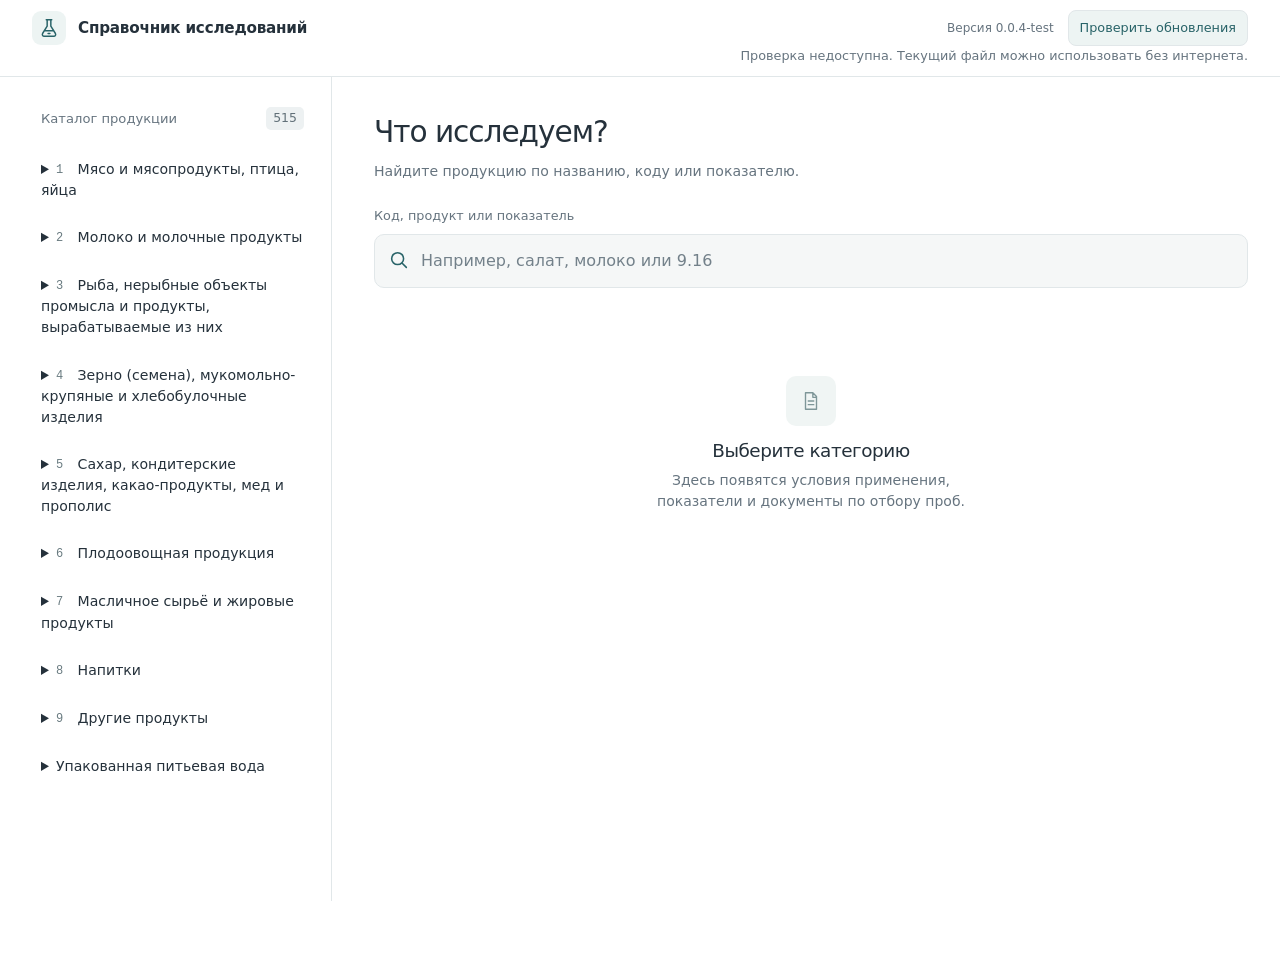
<file: docs/windows/research-directory-0.0.4-test.html>
<!doctype html>
<html lang="ru">
<meta charset="utf-8">
<meta name="viewport" content="width=device-width, initial-scale=1">
<title>Справочник исследований</title>
<p id="opening" role="status">Открываем справочник…</p>
<noscript>Для открытия справочника включите JavaScript в Chrome или Edge.</noscript>
<script>
(async () => {
  try {
    const compressed = Uint8Array.from(atob("H4sIAAAAAAAAA+y9bW8bSbbn+d6fIkaFWtj3kjSf9eCHHczdGewFbgOD7d0FFhfzgpaoEqdkUUPRrvI2LiBZ5XLV2tcuV1VPNzyucld198wCjYulZNGmKIkG3O8HmV+hPsnOORGRGZkZSVESSTHJ/2ButUUmMyPj4ZwT5/ePiJv/aqW+3HywWRVrzbvrt6/cpP8R65WNT27NNe7N0QfVysrtK0LcvFttVsTyWqWxVW3emrvXXE0vzPlfbFTuVm/N3a9VP9usN5pzYrm+0axuNG/NfVZbaa7dWqnery1X0/xHStQ2as1aZT29tVxZr97KRW6zUt1abtQ2m7X6hnEn57XTczrujtMVTtdpuQ+dtvPG6bnbTsc5FM57d9vpOQfurtN1v3Q6TkfQ/3/v9Ohi5536wZHTpos77o67w38cOD1n32k5J/IuB86R+1w4Pfehc8CXt4Tzxunw/7WdE/cJ3bLjPpS/cJ/LsjdrzfXqbecnLkTL2Xd67mO+Yzf+Ub9sf68LveecOC167L7TdrfdHbqxLMMev1/r5nX5BHrWVvMB/WupUa83xW+uCLFcX6830lvLa9W71SWxXvtkrXnjihDpdG3j0yXxUW4hv1gsyk/u3mtWV5bER6VsOTs/Lz9br21Ul8RHK3eqhWpVfrRZ2aw2lsRHq6ur8oPK8nJ1o7kkPsqXiquL6qo76/eq6c8qW2tL4qPqymrRu/juHf71fLmUzZWNz/TFq6ur81X+YrW+0UyvVu7W1h8sia0HW83q3fS9WkqkK5ub69W0/CQl/s16bePTX1WWf81//7v6RjMl5n5d/aReFf/H38+lxFZlYyu9VW3UVr2bbtX+7+qSyJU3P79x5Z+u/I34jbhT/5w+rW18siTu1Bsr1Ub6Tv3zG+KfrvzjWm1lpbrxH8RvxEpta3O98mBJbNQ3quJf1e5Sb65sNOmyO/WVB+I34m6l8UltY0lkb8iaXxL3K42rXNvXbog7leVPP2nU721QNa8WV+dX79wQVMXptSq1zJLIZUp8t3vNZn2DxsLmvWZKNKufNyuNakX8hsu/JGoba9VGrelfKn4jlu81tuiBm/XaRrPa8L9bWq0v39tK369t1e6sV9VNwx/qRwQ/F78R9XtN2QkKm5+Lrfp6bUV8VFycr65kb+jv0vXV1a1qky+hx27d/0T8RvBwXhL5PH2o30/+tbpe/VzWIl2e+axR2fR/cLe2cTWXK2c3P0+J5cr68tVcNvuxSItycfPza9duqCpO1zZksSr3mnW+y93KVpPsEVWFrHruosFKz83n75SygevTtY2NasNsXireDVFZr32yka41q3e3lgT1cKrT/3hvq1lbfZBWdmdJbG1WlqvpO9XmZ9Xqxg3xSWVzSeT4Je/WNrxmnc/KmsncaVQ2VgZ8lnEv7rWfqZuV6QXWq81mtZGmx3OnzWRz1bv+I9K1Zeo/mc31ynJ1rb5OHZo+Mh/9SaO2ckPwFeFHqyHQqKzU7m0tiRwXX7VPYdFsUPlXqEH9IhiNsXKnWom0R75SzJflj+5XG1u14C/mqyX6xWdrtWaVX7VKD6HucsMcyJn5UoNefrOyssKVUdz8XHC55HssiZzfd0vFcmUxF3nFsmygu5Xahu6P6nbpO+v15U+XRDG7+bko5VVDflpb/pR7TWCYS1N4LVS6PJcu0IbzC7Y2zBVUG9Y2mo26WMsZFqW8+bnIigWvN8ibL69X7m5epQekRClTvP9ZShQyOaqOaxHLkl2IPjKdyRYDz9zsY8TYQfAI/DytOkPZ69lb1UpjeS29Wdmornv3SDfrm0siX6JrvNbJLWx+rgxBtH3kk6jk16LdsMi/MfqPvJo90rVoKdYrd7gsXo/nlvQsyJ16s1m/uxSp08yC6k/BFstmzSes1qrrNJA361s1CkWWRKO6XmnW7lfNq9QQ8C+q3Nmqr99rVm8Irpkc18x6dbWp387enZRNT1fvVzeaW/5IY1P+jxSi3ZqTj5z7D74lJcMp7ZD6IBu0SrIz++3CHZz+w/8qlmNGUKVy585KIdI6i5Hi25zendUVGtL2oi8tGfbKMASlxfKdhaL3q6Wl9GfVO5/WmmlVzcuVjeXqetpzhQFHze2xvF6tNGJaoiFrg6ufW6VoWLti0bR2xUgPbDYqG1ublUaVwgBdWdlI5czHt60ZkWRkx9MFXlqr3+eKiPZ5L76S/b76eeXu5np1K+pa6L9psmhLQhrOeF/DhTQHrrT7AVu2yAW0mgWzGF5TBGyyvJ/ZBQv5+Irp/9LRjmlpirB5DxfQr2B5ue5wi4XK6so8/2Kj3qwtVw2rmJOWWBq1fn6ca36rWWk0tS/PBscbFV3ZtOgoqy6vlCsLMa44WGEUPlvryw+sr9ktnP9+W81GfeMT33CrQbGg6u2zeuNTdsDRAIL+m25W726uV5pVqsF7dze2OIy7W/n8ajYlMuWF1cY144NcppBfpRIHqsusKVm5UR/ClnWZBnCaQrcal3h4cVvWeKr2DrlszIPX8ikR/bCgYnRvROe4og2XSoO7fm+jSRcaYZP3FjKwTcuXMYy3rIHIi8SEbOWwofqoOl+tri56feejQqmUn18ODe+FGMfnddr85ufSTvzTlY8a1a17682t9Hptq2npF1Sli6rylivNynr9k3SzUa2mhPfn8lptfaVRtYSl/Ovy5udh/2Xci6LM5TXqsqdccVts3bt7t9J4wDNi0/ywPb8iQj6QY+4r4pToxLvAq/MF9bO4AIWm46FJWnBGmmHrqj8z4/0rQpClWl2vf6aMeWXjwWdr1UaVZrCxLxxn3xYqlfLyav+6yizXV6oRg8Cd8H610awtV9bTPNZo8rGg3ZbRzuK26NMSp5h3cww1Qjc3ek0wOvY7alrGVMYkQH0SE2mGi56RfVt1rqD7D80L2ETGNU7cjdOcsgnHyWFvuxh+88AtlusbKxzMbNlCniv+K9hi1ECI6Hd/muQX5mkMFDznRKkB3dJUiZ4J8bIQ8SH5GQN8bWtl0QfovfLCf6w0apX0ZqO6tVVduTXXbNyrchwc+l05u1C6E56BquSUzACtVVbqn9GLbVWbnPDIio9ognonZzwtTcnIlMisVJuV2jr/NUDY5Rs0q4Nir7BS5dveraeblU9SgqKV5YBlVb5BzWNCtRecZXmGOmDfcxb7ns96jw8Ny49WlqsLq8u+z8gtFKrz8zeCqbl7tfTd+kadPSql3v7dr+ob9fT/Vv3k3nqlMZcSf1ff2KqvV7ZSwrvM1s2DheIcR3D+WuDUmFc/kbm3JQz6aHWxurqyqEM/rkz/XUqV4ny4NxRWi9Vls7F5oKYsg468/4ON+saDu5YpZuj3oYFeCrWLZ+H6P8QadQfCuoIRbBg2haIX+128YNt/eKXRqH9mTCIXzAmQ/KvPLErmq+RbkmnhoHy13rirpkoUJP5fV9Ol7MfX/G5VKs8XF1dU69Kgor5/d7P5IK1CDG8sD2xJCqemCoJTTX+eQq4kXw4bPmOcWnJqXnjH6ci+U/n+bk9VeilrVnpJm0WzyGv5SKRZCoaaIutNe8wfbsb1JCOtUzBDYf1asVOIcFP57mReT7sCV5g5pqJ23Kd3bv+ByvLqxC3FwpXaRrWRpnSCZyXpd6Zv05VBLWBNEgQNujmKdBgrr5B1Hww9ZIcLWax8vn9ksFpZbm7FxL6hFjALuFFv8kw/ihOWIwNhIeAU5r1JePhuZmQWIQmn5zgXivEZM/2WZoWqeeVKs69ZC9wp4MfKqiusrBgtkdd9ydZtYtshkF3ebFTZosh7Z+7WtrbkJDMu41HbWKktV5r1xpYxI/VSBbJEuuP51/ab75Cxbt5beZCmpt08s+VbsM6ZzDv2bWqvqyx4XWWQbjYfLfk/1jcJmwVC/siP+P+ygUL6l4fDHllT4clHs77p2U2TF1HAwGlwXbXqdWLyFY3qZrXSvJpPmYmK1ca1a0bR/Bbmm8jfLomcuC7SuUGGiS3Sob7dz0gEH+3lDtRokrOaUqD6G9XVaqO6wckaS0LWMpDCkdYgJfKfcscSAJ1qzhUVCWVb8jEvsrVZ2bCHWdYr/1b/wLQ5hcC971Y2N2Vbel3e7yOqo8okqH3YBWxMfwsTeeb5TG2A/0XuubJumw7bLrstVmr3xd/yfy1xafQnK8FIQ72uadDOkRWksaXCCh6gNNsKOquypnhxEyb/8X8r/D8oZJZ9ov6ZHzj2bUvzXksbzTWZYbhKtOVaxM8urFYkwTCev1YMYrNwHFAK9ZfTO4x/78x67W6tGby/1fzwhw2av+at04IzDPJYn2iWa7m++SBsCvNmMXJ90pU60Iz4Rnnf9GplfV0FataX/acr/9oL+8RVw98VF7Kbn1/jTF/EoZzeKTPZUiRXHfoks7gqZxDeA2LcglYmCBEYKIONDLME+ZI/VkK38zpH31YI/8jWcgW6jNMAmw9SQgfJMXOYKK5YKaysVsO5ldXy6uJq1R4seMO8pAd+gAuVI6mLcnyEqd5nYFFFUWel6XcBtYoEst4gKRkXymyUqprByVy4N0f52ukzHy8NGLiXoQoK+0V7di/C94pxeYitRrq+sf4gBpjquweqypytpHOBFjYCnCUh5VQ3xPJ6bTO9WaEbcbrtqkwJWLUe/3Tlyr++W12pVcRVY5I6X/RHelBCZIaBRBj1cI1IfgI0XM1JhPBUOtxZovIAPfnQV+osgLZpAcVTIa9v20dbQmxHFEpeAXwthi0dTIYnXm2RC3rRXMG7a5TORoccXxhinj4LWwhf4mHDaGRGrWJQwxizl1vVgzJ7w/IafBs167ZM2c1nZLbW6p+l1bWW31gLFvyRn8KwPSmUdfBr2G+3cGohmK8N12YhbPWKRaMHhK119MKARIGMt8Fpl9YqW1c/0txA24xrg/ofNXGXv0qv1UhU6f+9XGmsxOeRrGMl9GOb4dS5Oa9iFzWLO88U2Hwku+lweBya62YHivr7Z3MCjztvRiWaPlG39ec4fytsnw4a6lp+es+cPCwEakfNMPPZcKX6v16vib+l/wTtkE4J3K00l9eqZHP9GMgTleb9CGKxcqewUo2KStP5KMpWzCZQ6WwRRSV++MULL4I9p79LH7zlrmS2yN5SHW6uVzYiEhKzRDG9/KPlhZXVlXI0vR2tk9Xs6sJqMYBq7hQK0psHisESBTNJrIdL8LJmRep/A6EEf5herzyo32suidXa59WVGwZlW69sbpEoUf3Lhg6jz1mjCVvwoxXTvFJ3NNvKM5/RWrKmhvpOy0NFIflwc21pvbLVlHNAvwKKhY9tP2Hdd7Nh/uS2+Bt/LOrSZuN/vKbdvDfBz1qvXglfN2+9TrqprfDFxfDFlbucSeqTWbFdac2sFK09KJLmt1wzaCYyG5cD0Xerb0ZIuJFYLYQLqC+PSEQH0XFF0xTEL6Ly++jjWL4YEv7oKironE0f8Gbe07O/W0HzXbSabxWFBibamw1adqO4r3WWHZ2FhJIIxTiDSNDJv318JzMuUv/2Z9OD5hBjcwHlkj9D8N47s1bZSvOjzjUZNz/IFUu0SiEzHzc/N57Vp7YLfafr5j1sE/eimrjLXMRmo7pZaVSatSCXtCf2z5PljGvuK1eu/434X6pbn/[base64]/LEqqf0hsCUWRS0XNsiVQg80qIpjYwGU+PZX1EaMbMfVcvVqpwLh1WkUgISq7bT8sBTVAJ61PUXCAZa3OvsIV2fp6K9s1hZXPWnG+XAdENHFF4eta/LiWqyTG/l3yZm2aQtti8P6oh98bmpzgquqjqDU8+XbLIEq2bqN6HeGF2f6HmvmAxlrARrcOtuFSAN0ps81ZQSsOW9QMVQKRlrkGN0SXYPbon++qiQwtBwYXXhRjC/7mGMCHKNE7iER45NtDLQhXHDysxnhhJ5ejWdpVKlVMD64MElCJXVO7RzQITWDhxTRWYj9kRmsEqCU8tw7jKikVi0pHsikvyV5ep8NW/DxtFBsxi0/55YLprdjCBN+1sNlIcMFbiaqy5WpRA9RkBMs0HfYFjEwl7wWV0sLy5E07il1WLk/gOpfbVV8fCdFSLrAHOztvypFXV5qNVPpCxmczqRYlLMwTQ/hSx56TBfkuv8qK6KwWXIrFvORnQ/KgFn4NFTRA86ypDaL58mhqZV8ffIWyim98ZK0LKlrvHJYTCPFiiTuC4TYUXjbWUEs6BjGcO7elzdlhEwZ0M6FbFyf02kORfgyVMiayWNWl7ctCx2tEDX+AoqRIWmJjyO/2HRB+LMKTP11VUp2W5Wmve2ronQB/pmZoKsz48D3UM3ZaA7ZE+9h62X6Jc+5afBmhvwhYO1xj8qnfqjUK8L9rLwz60wOJyRDQ6arCldiLuJfXwYtL3vj8MLPHS/z8qspkX2sZiNk31Qfm4+G0nPkbDh2kASkLLP322ZNG/+KISRrQpEB94FFrGHzHWJbBDzy65qW2oSyNiWNUDxfhTOXcmtQHIycKbdQBZoN5C83Aqkj6pkIexIZCLbqPFiPhtnPQNLjcph1U/0F7Yc0/yCV2sxuaLwpk1eN9VbN0T0YyVfzKITLlzGcvhFlE+WOfB549sYJyn5kCEMCq/zC2hYijE3tApwimE5lq6ZCwsi8pYQLRIC+nOKmOIOqHmLAwRxnvQMeuFg7UrzpLVDITdscUxRbxj2foHlvXqDKf3zM+SMAguggrDllEx/dGptSeUPUJzTF1/4nr7PiwS6Z/QX/ZZKJ0a+pdv3FO1W3DJwNSoLlmgqnw/XQTSML/otGpV8BQRedqEY0SsmhFvVddm/lZ1PWb86Nfi33tGmXAyJ9OwPi/UV3pg8s0J7QPG1xqgxk7RC3pidE7yMRJxXRDiAZa+uBDyN6l2G9cH9G7JqAwfi7OFAg64M+Qq5PeO9uxtpmWYpy/0jGvXP0sqq+VtTaKUoG5PgA5r1+roscNBLXRFWCbS9IP4iKbUlRmCbPSl/UJJ2fvq9zRVqIbVRofe3bGv7p5VgGQPjy9yDg21mbshbcBgeSu+KGfZRqi39fQ1Cm3MsqM05Int4WFpD7xoZrgN/N0mzKnjwmdWqhoxuqjuVrdqW0mDZmjmyyoJ/Vd1YiWnsmG7hRTXhGlKhgbU+IqXeVGkCrTywXLHE64EHqYOljXrzKk8eNuU/+ZfXUjokoc90nV5LiUrwg2vXYp5hmVaUyv60ItiYKfoo0jD2polrC5m94AvCy2CvCDZBN6+rvVuv3Lwut9W9STaVd3Wlv6sNivC3tm7N6dLx7rJC3KR1XOorttFBy6OuCl7HsxvvG9o3lmaM5pccGM8JxiCyOhUF8X9EP7v/iaBtff9N/fNbc5S4yRdFvjgnVmvr67fmqLrnWCL+afXW3PK9BrGYv6OOpT+VlX9rLpcpz92+SasBxMqtuV8tisJa+W66JLL359fTJbFQyYs8J4ayIpeZF4W1XDZTDn6YLqynS+mF/7PwqwWRK60t0M8La3nvSWQxliubt+bYLAQ+/o/12ob+/Prtm9e37n9iVM11qhv/7zPt46ur/vpK7b6tHYIdLa5B1Fxz7rbzrbEFcDaTzRTTzepWM1zEm2p6IedR8o85UVu5Nbe8Vl3+NC378py+fcCUz912XvO2w7zbMG1m7D4Vahdi+pBekfc2vnld/uB28B3NtzPHjN8NN7kk6jvpbedEo75OUz751+2b1ze9y2PfZaX+2cZ6vbLivY7spred3zkt54277e4672LL77S98t+s8O22KverkVv95PTcR9zaJ/pWfBv3iXMo/tf//Vf/cPN6RY1Cv4m9f8qBXG3cvsJbWFdqG+Y4neOPqalVvKS+4+hNjTyeLq9XV+48uDVX2dyUtNA6oiVYm7vt/MH5xnnh/Oj8N+f3zm+F88r5xvnZ+a3zB+f3zjfOf3H+EuyLazl+eePezn9zHzq9QI92d522c/w/37y+lvNb8bbzg9NyDp0D3vC6Hdli233G+2tThdEG22pIuM9StD83XyecjnNk3YbbfZbxusDN66p+YqrLDDIttaa+5o+8dtUvIbMR3PqBy1brDS//cNt5ScVNBV/wYZ/CP715ne9jayZz99DAcL//SeiSOPs7JHs7P3f75nKtsbxeFcuf35rLZTOlObH8QP+rcWuunCmRNdRG+W6ulCkJ/k9R/l+caY2aUCl79et5TgRSPMII0m/Ncb96zxu3H5MNSgl3x2nRZuvuw5Rwjp2ec8R13tNtsJjJlec4Nl2u0wKnZvXWXH11dU5sbVbX19nm3ZpbraxvVVWFyi3k7wR6CK1xmRvIhlI+yTOe6i+/392ac350H/Pweahtxnu9N73XA//6uxj7Ge0yetXWnNlRubSh7qy8hjTgqvLcJ4M5h5VKs5L+T/eqjQe35qg6M7lMbu62/le4rIPcxW+0udv+v89zJ2ff6TgntJ+/u+206X7hT/rX5UbFGH7G9DfUai/cJ9RmVGd8YgD7v7b7iMa8cLqC3cA7ufG/uzt3u0/B1WNuzS3O3Xa+4736pdNoC2ePzJtzQNv2awc0wI3yc7edV7Lnc9DBBwKELe7zM92ysr5OEYW747SD7/bEv831jcr9GDNc2aqtVHW9Snqh/DLtz6U/CBlcMnNjM2l5ZdDybM4WTWP2q1xe5HL3S3ez6YX7A1syGpW3b8olj7ed78kpOj3nRPYap8UHS/ScEzoIglr6gF0e/[base64]/2y7/kC9TuV2/NbdbXa83q3O1SrhSxu6ZNUu/i31luojp3O+6qMDmj2ZIuRmCZ5hzFvwdO290hx0P98y2FrNwXyAOxedunenCfhoY99zzqj9tkr9zHTtfpeH3J92F06AkHdiqMC0dG/QM7eXJJl39wKAPHfaft7KWN402eUV//dWW10qjx83tO190lf+acuA/lISs94wQUeqA6KsXrw+5zdXd3R0b/5H1onD6lu9Mw6HJHl9GrHLodDjot9aojwZsVsdaort6aW2s2N7eWrl9vVJU7Xqk1qsvNeuNBerVeX0mvPfikVt2oZpbvraysP1irVpprxczyWqX5yWYzs1VrVq/P3XZ+lPXgPgnFCDzQw3VCfbPC8yJzEJh5+LnbN/XKr9C3Mq8/d/umSrPeDkwuSaw5dzunuqtwXrnP3R2OrYRzLP8dat8n3OIU3HzptFKCq/pL8mfe/S1F1KrVCxYz06+gymZRTR65u+4XZP3YqLKR5VBoHCW0lNHdpa7qHFIRyRK/dTqcP3goPxhbwWzV955GPE9raSwKGsDuV07LfZTyq9L4jHyH+1D1zIcch8lrexw70Yu24t4osAacTJjvTf/oebCODm06csj7CQd1rXB+YodLtqUjnJ+dP9B/fhLZQvF6PpsreOc0Bbot17i9+jNChsxktw6klXE67heq46jjomQXa9HN6XN2qNrM8XOOKX6U72B9ir5O1txTafsCpsn62upnXJwj9yk31Btp0ClqOHJa2jJS4TrBe3SoVGwF7TWWz1GN5aThC3Wu4HJ2o3M5r6gG1NlUHTUde+N0uGeQg+DsSt/299SVwU7wIw1iI3/WNto80swp/apH7ORUWkfkUp5by4i/p4sy9Bl35QP648NfnNaHI2nqzUcrb+L5EuPZ3zk/Oj85P4tCbjFbTOezuTzf8H1GFDPlX7a/K2ZyWap7/8GlX7a/K8tqvbd+++Z6zX/SS87J/[base64]/7Hn09g3BRueErNe3bKVb7o46JC8jCoVMPiOc39t+S2U9YL/0Rtrs94H663GwJdx/5pD3IbXernMiE3wtZ1/WG//CMG+U0yRfKXMD7nP3YWbQDlzIxA68f6htNauNWoV3yV5+0Kx/Ut2obo2uRV4qx7MTsNyHghNH9N4Hmf61XszkB37vYui9jaHrxdsRlbnHIsgkSvv9RidTeB4SfEhxngfMdeXHzuDQftIJfh0Kpd1H7EPH5tP6m5tCKjBVO6f5mc+XF8n6lHzrk2frs2g1ND/pLJv7ZV8vlU2VqM+8ue50nTdRd/LKfeJ+5T51nzvdU26T63ebl07LOWA7d3jKbbJ9i/MHjmUfUpK+/10K/e7ynfNn578634mr0qrRVCOdohvQyGmlOQ57w5HZsdNKsynu6YSszYkOXA3fO987P/PtOWWkB2tL3aGjpjlnuv/luVFrDMcWWwbw+5ScpPyW0fnpkSqqG8co+C9Om4J4tgVfcl13nBNx1X3EqVgq17H7hXohjpdOjZHoJmyxr/5P680b1NWyZme75qdcvCmHzLt4iTtKgahZCN09MM9gJ2rMzzPRPvQzl0AnLLvUbXRL0lMlOn1PjlJcdXc483LstCiGsP2uRVM/p8tuJPYKXV1xV3CZyT0X0+4/U2JTDhYq1DnqMxeszZ8u+xVG3qIvZGGMYp2cvdby/[base64]/jXR5MEFl6zjliyT9woNIJ46DLCx6LKvnxjocHudezOc5v5cj90flmyZjK5nNlnsoWrD3uvzptep5zmM4V5sVVd1c1+1ONLlt+Ss7pyexX/7gon80K54XTZfvkBQjKXqS8DDDbHftp7+zK9kJt3nP2b/jnunvqoBNFQ2xJP2taz7NpXlf26vuZyI/TJA3YB/IJ7AOFQB/geehFWq7fcD9l+J898Z63Jd57PKXpcXXLxkIafpbT8MJ5Hd8njr1+w3jzWGIlFYEx46WojPJpX1M+Rqhp4ZGcuCQ+69/fwOVTwfdtmRxA5kwyl5i0PUPOX/z1dyKX/fAmyal/TjIg+Y/kP5L/SP4j+Y/kP5L/SP4j+Y/kP5L/SP4j+Y/kP5L/SP4j+Y/k/4wk/wvR5H+PQ4qW89Y5cF8g8T/ziX+1Ym/HfcKFe57yXaZcQE/N/NjjATz9U9V8IEMpDs3eSLDE2QxZ/pRcNXgovbG7K20U1Yo3IvsWUTVqsmDBxZcI7CdkiQBwwWC4IDRjYovUVitupZn6H8P33zfqzeq9M6VdZdlVXpSNGIfLatrzhm+sPByNK7/l5jkm4SikO+RXL5ZBSkBKQEpASkBKQEpASkBKQEpASkBKQEpASkBKQEpASkBKQEomkpQUz0BKgsRDXOV5BafB2Z7qVImQYYf+uHMtJThwa0kPLTe4k9e+l3s97nOd73I8RPkgzyDKDdUOJJzgHrLt34JS63I6844ZBP9J3uSYn/wFT2t2AWYSCWasvVDOLNXry32+dO6Xu82A2V8VcvJ3Mr2ix38vrmrcr7l7+aVnN/0/rlcZ7FmjNQeJojW/7BwkG9dkx8trvleLod7SLoijgWHO64woLC5xElw/[base64]/j3O94lhC/pdi4jp/J246feRdXOCyFm0niOuXkMp/Qo2hALrExHYgBiAGIAYgBiAGIAYgBiAGIAYgBiAGIAYgBiAGIAYgBiEGyllvlbafSxOTjlwSnh1XatuO8M14muL5KzTiCC7HY6PGrHgUWXb2Jow/Iz09ofh5b1U0aQkjIVnUljRDaCUcIYAhgCGAIYAhgCGAIYAhgCGAIYAhgCGAIYAhgCGAIYAhgCGAIM8QQLIfbxDME3Zm5mo7VLL3FTajSN+zMaWJMveJI2nVNEvhY812ut8OYBD1oQqJowoyl6hOyT5mXqn/rp+r9I07is1aUJnDeCfcL1Tv2Ajskyj7ldcRH/tY+ycQA2eDJL5NfLWAMYAxgDGAMYAxnMD9/5L79WL4hhUpeYL4n70qZmSXZr7qcj+OYyFfFBFIIvCmwCoLVH7IbqQ1c44Ngd0e4u+5j94WyRn5H01ml9+4TraVwDu3mD+QD5GOKyMdUjU3wGPAY8BjwmIngMVNlWUGJQIlAiUCJQIkmZW8qnxm9CC4VkdZT7/X0BU2CuDm7fP7Bk3HtVFUwdqp6qaLUE+nq1OqF/VNK6vu7J7IRI685WlL1Y3jDfS98scC5U97Fj5oir6FPurD8jmO34GEAkeHKb+E+p/IIzkrJOIxjRnmMQpfKqCGKtdgdGU1s+3ML/[base64]/AD8APwmyjgNzqUZG5ixiaqC1ADUANQkyRQs5cMUJOzrIsCqAGoAagBqAGoAagBqAGoAagBqAGoAagBqAGoAagBqIEJB6gBqAGoST6oGTK4KXrY5g++gZqQ9T9FY/3P68HIkWlm5QfaWARQR0zGj0I6nmBsBy8HewJ7AnsaKnsqJXyRUOLZ0xjgU5DJHHFX5D7Rv4rJkwf3O/SCX4t1Pt2s0YxrR1k2jvPfcL/zNvgLskWele64z2mmNDAoeJ0RhcUlxijc89+ywXlvvrOxy6gV4MgwlkyBfqPA3JFjfZpVqqL7YcyenDZ6TIajsQPlBr3KkvtHxPKagSnFIvAi8CLwIvAi8CLSUsCLwIvAizACwIvAi8CLwIvAizDhwIvAi8CLicWLF0Z2+UGQ3b4MBXZUJoFrraeqm6xglxAd/dDddr+K8jhxlXO4R1Sj7pecYevyFKTFv+1cSw2w1Iz2u6WEBlmit07L/Zq7axggAv0B/QH9jRT9JWTZWR7o7xLQnxwqHr9rg96B3oHegd6B3oHegd5NcNYH9A70DvRuxo0A6B3oHegd6B3oXWJNOOgd6B3o3azQO/9IsD9J+Cbzrfvucy76IRltNbHr0V9svow3NTJFXGE951C/aejVAdYA1gDWRgrW9pMB1rCmDhs6gtmA2YDZgNmA2YDZgNmA2YDZgNmA2YDZgNmA2cCEg9mA2YDZTCmzGTLDKQ2+ZWIveMIWpUBVJHQSPbxLdip3O9jLUzwdsR/3dQ2IB4gHiGeoiKcMoAOgA6ADoAOgA6ADoINEAIAOgA6ADowAgA6ADoAOgA6AzjSacAAdAB0AnVkEOv52ej9FX35cR3HljYO4rMUQTu+sNGZsJQ8eIiY3CIwpb+qMpR0eynoYGl6R1A1/GEBNnr/pcYDR9ZwbuUJ3m6br/ciPdnHqNgcykuHIiD9/L1NJsqwpvoDyY+QN3F05RnpmseVpa34JO5aIIVl0BtlzZM+RPUf2fCLMzcWy59r8zOfLi958Q1qfPFufxQulj3Op7DDSx6fcZtD0cd/k66C54zxSx1OVOj7nCEDuFLlT5E6RO52I3Ok5bRiSh0geInmYkOThhbNdpyQMT9uW58yZMakal/GtkY26lhLuV2o6SPM0b9ugFme+RphMs752TAokXiq+L5gFsY9zH2WE8/8aL0Pd6St28l3JqWSAqn5K+Yz/h+ogoCxHVg5ZOWTlkJVDVg5ZufFk5bKp8gRl5bKpvmrMQfNyfdNjyMshL4e8HPJyyMshL4e83PTm5S47ypP1lhF52/WHp/rJcXSu73luzsaTGv+0lTL0/4xoUc4l2Jq0uQftKBUuG4wWt6i7ratLnX0XqOkTX7BLneu9ShToSqLf8K04OnosP9n3kiTBle1tlR3peP01kMFTm1BTQPzCP6dvpEWKJBhJqRw4TlZ2HXreWzmYhDc82iL3sWH2OXY5dp+QZd5VB/6RbX0qbavXiPJVT2QTyJHY4ZhAm2ukr5G+vuz09UjT20Uvtf2S33aP0yRPolaBPzM2ph+P1rQYUMk+USEWjfLHlEjXIZE0KGpTfe+c6cCShLgU+QhKbJT5jJV6KknwXjRUCaNN/78+9cBYQhGU++CdKmhc8UjqRleXtCIbtBhWKGufI+emPMGeTwmV2DiScb25TYmMjjK5uMj61E1O/l5tc5LLXl4ef3j7h9DmITzRlWuTumqjG0vlxMzAdHx1jt6cGd/5zjSRl9k2OdWlCckuD5NtZlJfy9lhlyfqcu7ZYZdkOwy633YsU1Wf5bj6/HWzsrn2YL2+XF9evrclKvca1Xtnog1TVU3zcdX0b7eW16qN2vJarSKW6+u1Wa2hYgnbCQG9Ar0CvQK9nt38LM4v5tPzBTMIzcvW7Bk/Z+VNzNJzPXHw50m74iqNoB+db4y75simXcMmPbO8SY95/x9UsNxTEjSZtTHBnvOD8z1tuciFoH//i/PNaa+UzRZnGyNPwngGmwabBpsGm54oNj0JhhHAe2KAd7BLlW/MYtz9gu/57qrTusa6euoVNiMYDLD66fQAXAFck7ReqBhYLzQy/hcAnaB/oH+gfwmDDKB/oH+gfxNYQ6B/oH+gf6B/oH9JzUKA/oH+jYL+yX78W7b/4al8YN8ISTBUtqWnz/Tb58TsG654NqZKxKumus8mYVEO6CLoIugi6CLoIugi6CLo4kR1xwvTxbEHcKCXoJdJPiqlGM8y1enotuWYHGVu806HvfQlL1XsyyZ7cki7T+Uy/[base64]/2TfRjGWzUPuKgi7nAv6RnaPE068Z03x5stGViY33BKhIvPqZddTq4dj/[base64]/lJJQH+yEvxmJv+oh7tWYqz7RXCjWfMFZ8RXmOcH5S9dRRK756nI7ksejjLGZBVE3ytm0Z0wZWhFGxadZ8nKKnHFAhOdQTTN5aion1ON+4ze10xNNhGhwPnfYMkKXS5aXNX1J6wfmT841z4rzqb05TJfHX34lc9sMb4qw/Or+9PnyQEZsFBgLD8rZkMLAJX942+IDPRYf7QOvVDAfMq9R8n+McjtZeAHwCfAJ8AnwCfCYmAQPwOSPgEwwSDBIMEgwSDBIMEgwyoQwScAtwK2Fwy9iJ7xzs6CEPPW/oyEHtPlVxsc+OwIjAiMCI7IzIdsCR30fJ71j2IbNGW9oyyeP8aLofGqPapfUZqUPfuQzICsgq4cgK9AL0AvQC9AL0AvQC9AL0YhKGFugF6AXoBegF6AXoBegF6MWM0gt/[base64]/VBWW0xaxVPudqWv0buEjRZ3vJZBuzVHzyPetzWaaATSyWEhsp8bDpENLznsi5ijiOMHmr/w1FnlPaMV2JL5p2M2/[base64]/UCKGvPZ8Nu9vwO0ORkoEmQyUkhk6AyoDKgMqAyoDKgMqAyoDKTMLRAZUBlQGVAZUBlQGVAZUBlZpLKzHtU5nXAZjzxqshCZDgN0VVy4y67UAosjtjqP9HaZDVz8WvnDR/u85wr54QSLeY1atAHrqHP2ArI84FMKJNSdokXCJ3oc4TkOiGveXveE2TNv1F5/[base64]/4pMS6ru2cyi/VVGTpDjy+q+Mb/d48vHE6foIiPsU2Q2hpuJHkmSMmrl8G9nWTu//JhMyyrVTQd/zkgbKJe3KlNK2nL1om+8Pjzfa1wQN37RzmAVlBQ/orw9/cVofjkBmQGZAZkBmQGZAZkBmQGZAZkBmQGamn8yY9/9BBYk9XtJ/rKb+Zi7d+cH5nsJ1LgT9+1+cb057pWy2CBx02eMZOAg4CDgIOAg4CDhoSDholKlM2lPnxizG3S/[base64]/oD+gP6A/oD+gP6E9C6Q+wArBCslfp5LIeZfg2eGbUgCtyKFHSkwaAD2ZyjikIp6noiWei6GwlmpCQEeV65prtjmsxTy7bbzXP/[base64]/[base64]/ye+dQuTct4Z7gO2+2xnfLUr3wZ4fyZ6zkSdHCKeYRY78+hNAn3YOnPHjJPYHDWcd7J1N4jTd/UBnrsEduU/uMwJw5qPZfmcj9ya/eRyNHpVxkyffSvIge0OqzqKFPwW+cb51/IHJTIHORzXre2jQbnHZMRnoIzleRSv3OfU47L99F6OPlNoII0+VInKs14yAOEEq9yoHHY+5WksaoaqDFltCDddpgqclzqu/HnehfDCEllLspX7gUToMrLHyjWSFRF9l71zhfbyHC6s2d2G58rluc5k48s1wBZrhFFd+FhHeflxxbxnaevTFXWbzYScOdpZiTKkChDogyJsmEkygb1eymjntzHuiQiP3Jjh+TXJCS/Bu0mI+8O3/Nkju0iNdepaads1jQi3txPzxZ3SE2rN3JvcRu42/rlhJQLBOrmRIpsdXd4r2aWugroN3wrjnoey0/2qQs+cbfdp07bmNuFMySCEyc9+Z2aCqa0kTuWYtu2tD3ccTqxc06OVx5BII8826Xn2S6WpzJ2L/rZ3XW/kj7AexMzbzWmzFkmZ5TpRw7AWs5b58DU5D88pagpKVO3KupHm2JDOmu86azLU9YP6LBz2ppmvH8e0CT2w1+c1oejcShTPXulhk2b12k8ZjkhhfAyjN3Tyzr4Uy/p6xk0P73OHp6d4BtKsXN7S1MnB4r7gvz/MafDvgyzMh3Zus8kJ1M149Ud/9tavxDYQmA7rQLbCy1++WXnYFxn50AIDJQBlAGUAZQBlAGUAZQBlAGUAZQBlAGUAZTx4LbzJ44S2cCOcypm628ZUZofef96pTIGXuhxwKrT5+bmIx1nn3NuhyotwensN9bNBPzOWPxY5RW4Z6nQ8VjFa3Lot3QXsmTo+LF7Xt5NuI/[base64]/QU5jkCYEDC+5ukZIpgQ5ie6z+nGwbNTWhyqRExYRh/Ds8+Zm6f+ATHbAe/cU2fvcG323OfK1OnYRoaw9C7qsx5XhKrn4FSpM0MIbx8Ib8oQnnkITHyY1Ikz4KEaD49S053Gj6A2OOKkccRkdYsEwswSYCZgJmAmYCZgJmAmYCZgJmAmYCZgJmAmYCZgJmAmYCZgJmAmYOaQ4aa/1u4HPq9Fps64JWREEHuwi7K3Y9+uMm9sV/n6lMKFrYkHV31IQm+ZiqAT+e571E05tc1uZVvl/MBgJ5zBTi9+zF/OlpZJ4HZAZpOGzKaZVl3q0rsxR4h5no1TRvtI5nTIIgXz+5nzHf44FDP0wvnOeem8FldlxpfdAyci7Jn92D7Lc+ach3rJHHzN0WhQjRMILQOBxGmzhyF3jzxgJmAmYCZgJmAmYCZgJmAmYCZgJmAmYCZgJmAmYCZgJmAmYOZkw8wLo8D8uFDgfhQDtlOMvug/ZNC5u5FZpY8lFNvl+x9Ti3GI0zEdELYiBUicHJC49+GI2mV8KxqBFIEUgRStSPFtwpHixa3Rpdqg79XSzbenzARUe3144zcXdx/uXmQNuuRtdPBmCwCGBAyd1xlRWFxiU6BLzu9/xB2f61ttA9CJM0J6kqzNSCj/[base64]/[base64]/[base64]/pOV3rVoG8iucdT5166qB0I4s9+Ok3oQfb73gIdjTZ7EiCxuAh97ZYy30uykJ7dIoqVXzLb07F7/IJS2pgSqd+xs5s1muHoha9lZ3uaZ2YADdcj9HUpe11clPMzXIhbnbgcbM2uBm4GbjZjHEz4JAJTHEDhwCHAIcAhwCHAIcAhwCHAIcAhwCHAIfM3qFAlv5WHsP0iya71FneekaPxyTF118GEs32Lpgvy9OAginQg5BvOXMaNOpwY0rqpd/JAu2bDmyASVw5O6bCvzQwQTtSThaUqlOUZPxyzKGDKBFVOna6zrHlRbShbYvFhVT249MrY2JflfJ2/Kr0zvOlPu9sALdEv7K7w8dTfeW0+7+vPVM4ppeSmWbtsNt+8rmnHInT6ttExRS/2RuZ6vvhOv1L/W50rwA6Djo+JXQ85x+P9ZJfb4/T/U8iodGlneGVy2WsZfTmiF76qCNp5BM5O3efGys03R0593yvrME7c8iQewibBND0yabp00uUiyGijFO8wJHBkYfGkYe3lG/0R2MFpqburuJRHWVBD9xdDh+23V33mfu1nqweqXBpm+uwYz1nt98CxVG8VjnutX7drGyuPVivL9eXl+9ticq9RvXemXrhKEo7H1faf7u1vFZt1JbXahWxXF+vXXJBiyWoEC5JhaCd7OL8Yj49b9wrI/Jqba/xc+8caj8U8oV23XCcvSuukp/40fnGuGuOPPc1qBugbpjIPjhVqolguECV9e6q07rGYlmyyjYIGyQmuTAu+S3HiuF5jOB213O2jsatckoljfM+T9XecLWyJ+myg9Fpv2cWavyDihB6SikukxUm8nd+cL4nOR3XG/[base64]/dJzDLSlPm+LZ8EdQQH/y0Z5ZnfcGpR8GeUwNxlFHMs8dCuiUqpoxxzHpKZn8xoB4zkoeBgQNr+L2TOAHgWeHYy8Owe8CzwLPAs8Ox48CzobPLpLI6YvTRhw0DHz1pnAeQuOtbwmL7pBmNxvtiPxYd/Km0Z5B/kH+Qf5P/S+yDIPxZAYwE0lAtQLkC5AOUClAtQLkC5AOUClAtQLkC5AOXCcJQLhnZhtNA/pHsA9gf2B/YH9gf2B/YH9gf2B/YH9gf2B/YH9gf2B/YH9gf2x4J/YHNgc2BzYHNgc2BzYHNg88ntZsDmwObA5snB5sPG6AUPor9mNr576jL/zuQs/C+MeuG/ujhSKUDuk43cjXextF8kI81vIOMlmek+pjwNZYVPPFfr7lDw435F8SkbC66drsQJXTKouhgs5zfeMjDYw8j84MPRDAkE3kAgAIEABAKTJhCYTnkANm0P6QOA3e2e4cJNJ6Uo/tQ9NJvpj9jjY5TTQLqanHoh3NjUJWNV+AwiU+A8/DbVnNNL27QK56/ksakVJitSO7jMSG383Uvmp7wZQHvg+B9iFohZIGaBmGX6+iDELBCzQMwCMctlK0EgZoGYBWIWiFkgZoGYBWIWiFkgZpkaMcvF9R8j3gMCOz1AdnIm2cnrgPGxJNVjIuDTYVDnVMhxVkWLYXHMjLbXInFrP1OxKz/NMtp5lTn+3F3VIlRWbr19VR0PnX2Z56f/[base64]/c5OTDBafSWUtAYG0t7vZB20ZAV6fVDCnVmCPO/BebHthiTytSTB7BfUrLS+ZPzjXPivOobTeTEX38nctkPb0g/+KPz2+v+Kn496E8ii86HjeWG8SL5VCnuVTx7Sz5s39MZ9tQYOQxu3tUZ39th9xIcbgJcDVwNXA1cPdl9cKpwNTApMCkwKTApMCkwaYKMKDApMCkwKTApMCkw6RCxaMnDot/GrukI4TL3CQDp9AHS2aGN+6CNoI2gjZO4XBYYCxgLGGsaEQIwFjDWZffBqcJY2NEZOA44DjgOOA44DjgOOA44DjgOOA44DjguyTiu7OG43zktOQAYyflBQZjMcQbiK+mFVLhGDlZaoLGdRF42TiL/2SyQXxZd0ra0it4W09Hz1N9FXx30cLLpYXjn54UQc9ujnZ9VDCEnJWono0hrk/GnOIIHL/1jj6yRuox95r7Xt6gaKPg3Djzfowib9iDvRDdfpnbaZjNypOiRTMb4rHrbfny5QQ5TXk/wMtLSjhAH2wmkTHr877dGyCfZS8C6lDLxG0MpQkW1xV68xyVvSYNr7dPxYZF95+nw+lbeb9qf4+h4LpwhyalZEd+SV7Du0aVU336e/khfnrENMNP16Yfsqx7L9jvSp40BGIi1ZNPG9NQpxtqWIQasbW6DHDUsbT3Ye4OZFeDxScPjY2/ZicHsZ17U+8vOQXgp7PjqbbJWx07q28fKE4a4o/PkvXX8seov1MxS5tHY9ZB/a4l/36g3L3Am/cTVQXFCT0EPxxSXKpUbwjYGB8OYFGgB69hM3yQGU5dRkwirLuXckPG28cQEWCM79mMirc84Qo9Jfv/xByETXBvjCUcGoB15ZostrgAm3xScBNVnmfMJbyYlIiHX9XVkSyWvd0RS35TO9/LmKT+d3nYOo11ofCHK9MinIUiGIBmC5Mueg0KQnHhBMoS8EPJCyAshL4S8EPImyIhCyAshL4S8EPJCyAsh7zCFvJn88ASx8cctO+1URBIMrexka2WnV5IY3mnnGJJE7LQzqcw7eYT6Qvgpmco9bAiEDYHA36aRfYC/gb9ddh+cKv6GDYHAEcERwRHBEcERwRHBEcERwRHBEcERwREvkyOOljP6p3f8f84hr5eg13zLmUkZR7jPeRwqjxG0PTFncgx9e6CSsTmQLGdPqARhR/MMapF2gB70mG0qQ0X/6wXxYyOcLetmJfZtbGwvwBvZmC/KH3Tsb0XfMX780t1NDCO8lDU9dhNmMEPfkxZ/2f6udEPHQRTxUKu6O8LdVZ6P3dmB3O1GjfqH1PDkDmVz8A+YGD6UYZ0MuBQVUAmcfYl9TGZ90SVEZCKTS29GQzryE7JQbXY67MRg9JxcqXy15NWwDLb5Y5rNf6PjTvbVkto9FNxoR3JalgGFvxiFB6wbH6yLMRrlkq+MyYj5TE72Ky/KkEIlZQdu9LlNiW8jf0199cB95n6l75ASnAne4Zr1PovGLTo1pdJgLR644VL4c76ODrKl9aHurPfEi9g0CpVO/G35vPDffWY3VIMDxQh7u1yg2Pc+AwPFfL+7TBXomg1AhOF/tuEPiAWIBYgFiHURiAUDPUIDDUA2CYDsPNMWWW8EuyzXH54a/WBUjXBUnYMHFiaTBxptSZ2IuMWXEcgnQaEJ+QQnG8bIKqU1oIzcDuc2qOLemmefv5XmRHgGoi1yHxtenUNTWlB0KPiVe9LIkVc+MFtTvuqJbAtpizit5XnjsS1nKxmL2WIADr9WT0GWnnL1gUyW3/nHdSj863Dgw2XiFj2le8nMmxwS23K2qv0WD9qIKQWwmdb89+DApjQNi27krEw6BtsOdaFxzissVaWD9SS9r4P1gPWA9YD1TPysB6wHrAesZ2aHP1gPWA9YD1gPWM+EGmiwHrAejCqwHrCeBLKegsF64tcOBZYZjZbjvOKxSLX+Vk5k+afdlJ/v6zldiinV2c1PuVPrU439AMx9lpJJth3PG73T33Dv889tbinDrtcle3bhwEzXct7Tj6eSc9pwoo7i0SPTX8qm/XLAUtB8wX3EE6bHwUDCgxg0qkQuk89R5p3+t8RuY0iH/fyy0w6d9hPogp6lUsMp1A8DX4+PG50Zb0XfcvD1hjeE/Wj0cb7wcNc3BY728upBJ/Nj2pe+7sRUhfsowSe9TWYFjOeot76VEWcITq2naT3obao9x8RgVOw8Cw562QmFMw10NVx3nCOSQDgt51DvAWFqJDrC/YpRmTek2zybOuFpJHc5bTGcP4hSdn5+MZPLp+V+MCEb4c13bSqK6P7dekJo5lDJDsRmIebzWTZYwJjAmNOOMWds9IJCgkKCQoJCjo1Czph9BUQERMSgAAMEAzw7AxwuEyx7RPAnd5fzDZOxsWA5sLGgLs4h22QqkPuV4oTHPkG0nk6m9h/9Z15fIZd8qfPB5BTwvcy4eGRy3IvW5E/2lR9SMY+Z2dQFpW70RvX/jl4vkiHropJRqn7Mdx/0vSlL+qUaS/sB79f2Tlpz9qKnuMUejebnZ3dkt9J2ID5VK9OkXXUWkxJh/DPbOy2qoHRqSz5OclX+V5c97nvl23krT+dAbQt6ELSpkSPh5Jv2sZqUEuVEo9f/[base64]/i1SqASxJ9OAibVooTsOEukfL+KXzjn3uY3/+GGCsnuQiVi1hFV8YZ5UecckCJ8naB7NN77HPvZi8CY1hOR5lREAw5TH/27QcqiXbHIhy5zQUO8d8FjE37nvFiLiw8osDRT6OFJ/QR732aBTIp53wzhdsXmLkHWpJvdno3knINIDUQOGzM03DcWj0QghEIBCBQOSc7BrCi3EIL0a5nt60eqY9t/nmka6Zh7oE6hKoS6AugboE6pKJSCT86Oy5XzOviTmjYsC3hVDlUusampfx1TXkM+Oq6cF39Sj1rWvvdJ3ACp9oTkzSmUAmLMIfpzSlfBHznUflX56GMYuuf2kCySgsQ91DfTlxVQr1JdSXMz7vh/oS6kuoL6G+hPoS6kuoL6G+hPoS6kuoLydZfTng2TlxgkAduey6X5FJGds2WgVjI63/[base64]/h9fXUNJML66higB2+VMXTtiu5yJqnxsl5ME2Rm2y4GmLQFVCk0bNG0zPu+Hpg2aNmjaoGmDpg2aNmjaoGmDpg2aNmjaRqlpO+vfF9DAmecaygrvsp0XDNaP1Kl0tt12xrGLTt4Q573m6O6pmoy0vQJSgfmMxSP2LlpL1nIfkdPgAOUJe51tJXmjWDfyctSx3nPwK2/wlkUBKtjqKpVD79RKkccSekmCk7jjHUdXTX9mBxyJTPnUv1dmjfWvo0AV0azo/HWSCtWuskbm/dmP+ebgNEXAUM7EDJZbHgbWk6GYs99H47gjjcORPDPshMWNwRtZjoBk42Ag8pL4WLCX5gQSzzspyDKLEI1/zlTyTmCABK2f+7Ufro3k7WJfLmyBU35wQVbzKy/WonGkze2JUqmGejSX0F6YQQWatsBtSALNpElf8ufSuNHDfu/85Pwo5rPzFM1lzTCyTM24YJ69Z/HN1Hd6LBVtSW8rZ88dS8BshA+6cKw8Yzka69T0YacqfCBrEwl6FwpFDjwXbRHvfmAiRBbSy/xajEpccNu/WhYvJK8JJJQvgh5N+nUhilbod5+BeVD/4nho47/vpVPiv+/Tf96cEWH0f8IQMv39H/CN+wX3qId+0CicV7883Dl9chO57+RMgvM3xpWkh4W6ZAt1wTm5nmphEjhBozclrKFSAWPtcsfaK/lAqXM4I8nImQLca+FMEldIJ7ieraP6dMtb0WZpmtPSS/s8CdlRE1+63ZG3pCCcbBrDQCgUaCBYXY7TFsWxua3zLR7BUBraULoEfm0J/myLHuNorFfZHog+fSVNAhiwRaTKt2gzudQNdB5ym+9f+a9Vt/qSh/DR+eBwthh9iDWbO3CK4A88xeqYq4kpgXZ5OYFiSo7vd7Ku3OeidCbjZQc9+VyZl8EVrKPzvzptep5zmM4V5sVVd9cQ8rEYo8XJqQ7ngTjL5T7tP9HLZbO0lLsro86rPJ7tHa/nnHDVH6YXs0N5NC1hszx51AvZB83//mTmyAdJUyPjiowrMq7IuCY+MNTiklxOLfKl23fZAewwF3/IfVnVTxBNeUUJalGQwh17CjeXypcsCaUR5HIDU+g+D0JOFzld2EAkiZEkxuCdgsGLrDOyzhibkzk2kcZGGhtpbKSxpzqNbRyY2l/vLeXE8mu50WhQAH6qwDskb7bLxD2JdHTBBmm91aqKRwHtsvrZjreI650f5KjVV9w9lc3Yk2aK1+vvsOE+FCqFOTky6EtNbYuPbbnoDu9rwJXL1a37tgwnvlTGwM+Ec36cI0feuNB8Sb2LRGSO4z67WAYb/CBJ/OCSt9TtP3NYCM3J/56v01tL5pTHOzA++/AXp/Xh6MawHlEY/SOKsY/AZOZyJTTn2M+4rfczJs78gcKIN9cSurHxCN8gH/sGk7Qt7zkqAPvz2vfnNZr4183K5tqD9fpyfXn53pao3GtU722dpWVG2jPn44r9D7WtZrVRq4i79Y368oNm/ZPqRvVM5T5nj3qpzPBOwCcfarjXI/PVt9cUM/mB262IfZUhdZgeBw5lwjgXl/kdMpDDUEoEPcUzEgzsvsMLoiMZiU50XT71IDOzYW615GVEek5XdtSTgeQU/qy100eUt8vDggqhj2Ahg6tm0sdsl7oe4emOam+9RNa6TVoytkqHYgWKlUS7MghMIDDBWMMqROhBoAdJ0FCCfAPyDcg3IN+YMPnGwN3k91wsNh/uFzzWxthh+nvRXPS4UXi7yw4cZabe21KdJQr0D28pjdGBs6ncL9vfLaYWSerx2twfmzq7pFo0IHhryq6l3lOCs/1G/2TLEQknyaR2wwmitrHzcEzsGBEgZYQsc5lKHNV46LSTmSRqZYiLbn9XKIqPbakqrQvxskcpUaCGLC0Y19NVO7IIqiZ1sqjPjTK2Sg3Vg/tEqmK0hqrlHNvONYpt1j3uYd1Qw0rL5E9n86kF8bHf8dUb+MId34ZRJfnZM/MOZf8Ok99LohVwth7j5RH6NK+up47zVm88bYx6Ni/8XGoskUstKD1V0GaSbO0ifczaWLlUPqaxhtz7fnJ+dF45P/btewsJMi7hss+nipfSbRZkpylRO46r0xRiR/jAnWYcQtXBNiYWhg70KKgFVZ1DuLus/eRZTLxylK++6vzR+db5+RqL/kjz2FZnPvjQ91hwx3znVfLxaEWkP3NRj7WakVWBLdUhvBwn7yfM9xGFefGh9XdLokCeTSaDHiofBakkpJKXIpV0n5DMcO/[base64]/Q1UYWOKmBptxvO0/K11ez3aS0nOj+4W0Wk7bo1t0DMqBFPb5/cgnXQYx943vkVQYcNZQDpWO0+krDHP+6N2lo9QmMaLN8/QkHt8PJaBjiP/c2F1f+Y6dqMilX78KN2s7okLIiw8t52e09thb+yxa6uwFNNR2daxcfhQIqdraSshcpOGYgm+mjzOLvpnTuaHu4Z8zFT1IL168LEMsadP2lbeRLM8aGQ2q4SwuQMMJDWciYyJoOC9dw4kDAiDNg4WCNA/SPEjzJnGsQZoHaR6GEqR5kOZBmgdpHqR5kObB20GaR+oZyNbGWYNTJr0an4CoMKCAaHB5kIa6NmWQJG8BbdDknPkCOQ/kPMPd+ewNJDyXHWechXNfBHRPzmZhueyMbxVGDYm9wiZzr7CR9k1sFgahCYQm0+K5ITSB0ARCEwhNJtdCQWgCoQnGGoQmEJpAaJKgoQShCYQmEJpAaAKhCYQm0+/[base64]/yH8jQelbygw5/aIrKviPQ8HRzKA+HGWIQbyPkmR58h1Rm/7LSnRJ6RhT4D+ozJ3LRjxNoh7NoBYQmEJdPiwiEsgbAEwhIISybXQkFYAmEJxhqEJRCWQFiSoKEEYQmEJRCWQFgCYQmEJdPv7SAsgbAEwpLLF5aUPWHJT+q8FuZUndBEyH2iZk+MwvxkSFtNtXoqQtqTQRmfJSPPgzkUii20Y8hi/GkzAziNC2pXflDZj5b0n/SW+9yOHDmSNKRLJdQqjh3uMsyeun3KHTMzhcwFMpexyFx0fBzan6SF/UnGGPVos5/[base64]/qJKKUMsdDRuoZO3SY+cpbJcp6Wa0csz8Y49fB9RmBcfWn+3JApkUuT8+aEyDtAwQcN0aRqmPWiYEhwV3RCeTDQgC/[base64]/qHMrZm9Pz+5FPLIR0UVwQz4Afqd3otiUe5ars9JWaOH/07tJRuDlGBnaensT24qEELaxmos6vJGG+yDhCufv1q3Cz6gozt9L60HJ+RmuPvbXPos7MXkCVadfbSW1+ICxrayshMzaGowu+Gav2rW/mdG6oe3Bg0fYDSS+/[base64]/d4O+hLoS6AvSai+ZNGuL9l33smz1qArga5kinUlb6ArGV/[base64]/[base64]/Babn5RXRq2XIIsDbI0HOUFURpEaRClIX6Ahm0cGrbgC9vSizqtGUgp+EmEVDgHemjJJ4hQqlTO/k6M3IkcR5rRW9NEpwrv/[base64]/NicTOOJVyeU8p95/Nhu4qztw7tZnOsIOX3ZDoIi+v1dZXGtWNuSG8VCZ34dei9qJW2VbCyWPBzX1gysVCCdj5PAH6ltcRWGYWo1uCQg/isaSLx+btJ+m1cJLe5R/Ea7InZfVOVRpZYk8jYavlX+9GL/8qYlsy6L+g/xqH/gvyJ8ifEuzoID8ap/xo5EobqEqgKpkyCwVVB1QdGGvjmvZCVQFVBYbSEIYSVA1QNUDVAFUDVA1QNUy/tzubqiDcgRdTi4a+IIYxWzkqvTS5AfcZg+NQG0kMLQuzx8z2SHcimn/t84VP/NnbISXDaapF3cu+RCgrPh7i7k9nfFUJOI6pSIGiMtzViaMTKSlgoQSvlSIaYt2MKE9bRvndUu1s5NN5/7VpYy77HeR2RpbZbxBzx9d+zP5SRfGxHv3nKlkuVTBLFtey5s5MeX5kVOSiVqoF2b9evnb6jfNyY6796II2U9oxtF2xLrdLzasuNewOUSALcZbmZMmSdRegwZszRUv+pP5E2Wh11YmK7d/xfWmHsR5fKt/IfUwZGhI/fc3XdTm66/[base64]/Z2ac7IW+6dchvbRjpj1f5lLq7+u7hMjkxqVJ3FrQ+RHLaxgxIRSsTzKhH3oES8/Jk1lIhQIkKJCCUilIhQIk6xo4MSEUpEKBGhRJxcCwUlIpSIGGtQIkKJCCVigoYSlIhQIkKJCCUilIhQIk6/t4MSEUpEKBGhRIQSEUpEKBGhRJwVJWJhLErESdyr79twl22pU2AE2SSny05LgvlH0up73a4le25HHxujs+pxs2Ho8aDHG4sebwE7A07s/BJ6PBwMCzke5HiDHwxrBrp900+l7KCBORvllI6avUnhoap30wh2JPRQCxxkTN0LREHuo8zAnfR1RhQWl8yfd9hXHXHL8/N8+2/[base64]/rBk+dgmdwKm8JDlY5tc6PKhy4cuf6YUrNDlT2njQZc/wY0FXT50+dDlYzYGXT50+dDlQ5efOAsFXT50+Rhr0OVDlw9dfoKGEnT50OVDlw9dPnT50OVPv7eDLh+6fOjyocuHLh+6fOjyoctPhi5/2Dp9f2f3l2cR5pM/i+mk7nOlYjc7Kn8S6qo8e4yV4+s3WV6rra80qhtzQ3hXT2N2lre1d2oZYw2rCmJEiaadsC4haNsWEIx2eYOXIo1XxsSsycgI57f8pE5AchHQC3LQEXhHdzc1nSsiINafQrH+PsT6Y5zXC260jsjllOSZbi9jgx0WbD3k/q7qJxpQhxdqZayJgokPx/Ylo6KcdftMSsNiPtg1WmLeaza2rMf0Fvz3idfzYr2ec0jJc9/KxmjmosLzuCqjL+NjRTaoHe/Vab534u6qqQ0paVRTk4F92lcp5/[base64]/S50GQaEKiCRsIiSYkmhi8UzB4IdGERBNjczLHJiSakGhCogmJJiSakGjCfY5YopnL/rL9XWlBfDwEsWMYhpHS7sJyt9BNC6REHI38SYfxATlcX12KjfKNc/fQorF76EjFHdB1QNcBXQccYEIcIHQd0HVA1wFdx/i2g8SeZtg/bmLqGmolqJUQEEKtBLUS1EpQK8EGQq0EtRIGb4IHL9RKUCthbE7m2IRaCWolqJWgVoJaCWoluE+olaBWilcrFTy10s/sto/51QLzDa4F861ijkDGnjTQLkG7BHc4Ze4Qx71C3wN9D/[base64]/gpbbMv0W0NHw9/S+XwUpraEfkcqOyGdhAYtFlGO3J/rVltdq6yuN6sbcEF7eY5ST9PqyP76LEbxAdUSqI/GxjbV1VNUxr2pJ/6JFXD2Kvdlt+CIlli7xpJTFA+ZLtpQ5i6RP3GcXExdlklPJkHYlWdpFzlphW//[base64]/VGCzpES1CJQi0AtArXIudUie1CLTF20DrUI1CJQi0AtArVIshQMUItALQK1CGJGqEWgFoFaBGoRmDyoRaAWgVoEgxdqEahFMDaTMjahFoFaBGoRqEUmXC0ybPVI2dOOvDIMZ0tGFk/Y/W+zKeqqUUt85hGZUflPtr7cSd6FDjqSUUVPjd09aS6o3njokOFSmcPTuvKM6EEgVUiyVKGAfS0uP1K0uo6XzivnG+dPFFs5r/q7BPHX34lc9ped9gXg1KBkJ55XDu+wpCzEEBBDQAwx62IIYGNg4wQ7cFBeUF5QXlDeybVQgLKAshhr4xlrYKhgqBhKQxlKQJ5AnkCeQJ4TjjwvijjnL4A4952eoNmp+5wy1pIRcg/Q3JNu9AgAEwBzSgEmllpfepg2OMDMA2ACYAJgjgVgEm0AwgTCBMKECwfCBMIEwgTCTLCFAsIEwsRYA8IEwgTCTNBQAsIEwgTCBMKccIQ5VKRZMLb7VvDSeZOika//ehuzKXcqvJX3oVCJ4j02IDxr7fgLO3ve3uHvYrcH32OTT7Z13/pMe4/Xb7y8VltfaVQ35oZWJ39ms2TZWDszQH11PMfJMcBYquISMPHIELCIZcC6CNHdGAC4EwS4kflGgB5TLbkyF8owq28CX3u7t8QaVDUejiin7Oy7L9xt5yDG1IYs60W3h+yb5R48654fTtK9LwMYOOfetzAXT7nnUvmSJQE4gtx7IOXR50HIwSMHD1t5TluJ/D/y/xjn0z/OwR7AHjCMEz+MwT3APcA9wD0mnHtcLKfvaYADmXt1QGZMkjQllEb/mN7inVyj5b7wNwPu6EamXAdF+gf8rf6eT9TkXSqlIfiCOpT315c8qTjUOxLzYUPvORVqRjo88RgT98jkzlNLPFmiUG1bJtJpnvRGn3Wkjxs9CfaD+TwtbWjxNGt/YlAGgABWvA2+4i10vGgOm3ZOQGwdM081t3HvyiVVp67DsjgyI+ujV8e91avjnDdDXrZTHMuiOIqCh13yhCyGG/y9sQZuPGvght8T57HyC/x7ahwZIDQgNCA0IHRiDBZIMEgwBtvYprnAscCxGEvDGEtgomCiYKJgohPGRAfuJr/nYrH5YOzYHWeH6e9Gc7xcqiUDCfdLpwV3d+nu7pXajYtbVoYpPVlpXnLC6MHZVO6X7e9ohZYltxR7J72irdUfrOTFx35dy6cbHNkYsQviY1nBJ8E7LIiPLeY8vlw/OT86r5wf+5eqkCpdtFy5bEzBxgCnjD3a+nmhYUsuMvkRyQmgJICSYNaUBNg9dxL8JJQE8dvrQkgAIcFsCAkCjENt+/DW6Zw+xTzrCHdeZ0RhcYkbTz+F3cMRtwLbON/[base64]/xpuqDsr5e54uhs5LkHVET+ryIOZuG7Tpf2YqKKNJ3oZJuy1uxtBPDV/hPzMj+NRZmrx21ThXpd+WcaAc55Ffuk+4fTn385B/se/ukp3JDAyYqe/6cXFPt5/q8DTjU+/Ro9k1fSr3g/[base64]/Z7TyuHGth1S3q51SYQGBPIPyD9mTf6B48cmwdNOq9uB/APyD8g/IP+YXPnHebZSwjY/2ElpkqoYEiZImJIc/0LCBAkTJEyQMCXGYEHCBAkTBhskTJAwQcKUqLEECRMkTJAwQcIECRMkTDPg7iBhmiKWPEYJU8yJbqE9dqALgi4o+bogJDgu30tNq8mG/AfyH8h/IP+ZLvkPTlKD/meiqhj6H+h/khwAQ/8D/Q/0P9D/JMZgQf8D/Q8GG/Q/0P9A/5OosQT9D/Q/0P9A/wP9D/Q/M+Duzqb/sfTgESiBFqDaGcuRW3YND4leojoSnlykwjXekvob2dzszYMXMKqUM27VGGM5ZatgP2XrAq8W/jr0Yjg/ayhCKfGxDSh1pN14x1CmJf2QrlOtH+gYuqrgAYhhDcT7gFXVaQzSIlxED5VJTiVDjZZsNZoOu3FI2WUGU/Kw1Yfm9n3G1zklVFEV0mPNi/xayXfUqDmicMDZd1+4286BFvYYY1oic8MSuE/iDmmd1vAICrkkKuQgkYNEbmYkclAXQV2EuOVccQuETRA2QdgEYRNs5em2EpoqaKowzqd/nEPOBTkXhnHihzGUZFCSQUkGJRmUZFCSwdOONmA+u4jNn2lSMu/[base64]/3nGoOc+1ykvqj+plYo6bC51x6vADufaobWE1hJaS2gtobWE1nImhIDQWkJrCa0lIu9JjLyhtITSEkpLKC1hKU+zlNBZQmeJUT7toxwqS6gsMYgTPoihsYTGEhpLaCyhsYTGEn52lMEyFJZQWE60wnLIisuiRW/5NkaVPK6DpovWg6bjSoVToqFChAoxV8IBxpcfzkzgkhHoEKFDhA4ROkToEHF+MSRcCFsSEbZAxAURF0RcEHHBVmK7PMi4IOPCOIeQC0IuDOMpGMaQckHKBSkXpFyQckHKBU87OdvlZVO5X7a/oy2vqEFse151Ynp+R0oaTpgqtaUswq9cX6zREvxm8jWes75Cbn51wI5uV7G+h0T02HeFupX7bFTaqYsD3uFLophR0U3dZwQo1BBXXawtJ/HsGox5SlznGNf2dUXrecIXEi5BswTN0qxplnBO7Yz77YlwadAsQbMEzRI0SzOlWcLeadg7LfFVDOEdhHeIvSG8g/AOwjsI72ArIbyD8A7CO4xzCO8gvMMwntVhDOEdhHcQ3kF4B+EdhHfwtBDeQXg3TcI727mxscI7HPoKVd3MqepwHul4NzY1q8S+k+lhwBjE5HrsLhbyJsibIG+CvGnitDeQN0HeBHkTgqBxBEEQK0GsBLESxEqzZ/kgPYL0CKM2aaMWQiIIiTAoJ2xQQhYEWRBkQZAFQRYEWRD85lmCWYh8IPI5k8hnyKKf0pn22vJeywShWgq3x2O9BR0QdEDTowMqw9nOrgZ3eAIh6IOgD5oEfdClqYPU4DRkJeIqZ1o5XyJFD/0nfpC3QN4CeQucPnbvgSAGghgIYmArL99WQkIDCQ3G+fSPc4huILrBME78MIZMBzIdyHQg04FMBzIdeFrs3nMOYc84NqIpe5qUb9gG7XH5ODEXbI1D2XDhjWn4BVQf85MJbRIA8aXHksw9UaqVltZm0MxfCjvec7L0BeHQHSUs+oqtX8sTokDbAm1LwrUt8/BQY/NQBemhjKRHxJS1gsbO/Pmi4Mbt+K5sQJunrDz7CJ7O7PCwOuknSn3pvHK+cf5EEzXnVf8gT/z1dyKX/WWnfXY0PyjXjtVCQJ0Ddc6UqXOwe880aG+wew/kTZA3Ie5LWtwH4ROETxA+QfgEK3oRKwpJFCRRsACzbAEgloJYCgN8igc4ZFSQUUFGBRnVhMmoRqrKKHqajJfqLaVeZNu2vQmFKM4bd9f92n1hIq7+SpqU5RJtl2nE77PNsvRk/SbLa7X1lUZ1Y25o7/pnNjfRpDhl1V+dUtbzVsPEaEtGphsRscIRXYSIfCkDVUyCVDEAIojz4+L87GSwh1wkh32Z8KF/aUAf+tMH874/KlfY6x9WZQOlVOMz4MA9YcmOGmwqufKW0ycP3efqA2Xk2pZZwp+l2vSUNyoNXJJHSr0aTfmECjFBqVPgmJmx4SAfIB8YbGMabIAMgAwYS8MZS8jnI5+PfP758vmLCcznF8x8/thS+bnoU0e/mLLorVbwEtZkwjj1eMSl76q9OU9LS1tz2ZK5qulqPyQgsarqUTJxYXw92pT3z2rTcpUm5nRrS/rlJ16039WLXjuiMC8+tP5uSZRlRMQZigTln8XHtoRxhy5qc8XzMmjda6VP/1KNcD9dzUlsDt96chWs/5ItxcwjEwP32cXSzAmqZCT5k7b0NbT2dQFR9/ii7htChXF7wWV93cBaIlVltL7xvftETRPpOn6lmNBhMZujBxblXGohs2CX7MiFQLS6/ys962QfYPol9u3KlfsiInJWJ3y8iDozZJvGfdDTv2b7c6S2FTB8Sifm6BDBuONAZY343ds8xVBipU6/Z3Mr0FKpHeE735B0iSqS7b2Qq0j9VnQOMwMvL6Mx4Yc9amMJvRCMi6bWfaoOo0YXeQjZmHJVpvo6bN/kmkfV/0LLv2TSQGYOnEO5+YXT8/uRnzMzNrbwbeuROo5kWxIGrsr+a82cP3p36ShiE7Oi7zw9iQf4Q5nq40VwnOOXK3m1a9iJgqJ+/SrcrLrCrJMUNPnYm9w4SGiHx+j7QFjK7futror38nQjWQnv+7R64ASj2DXjMl6xH1qEnjD2niAbtO3sB1s/lkRwkz9U3UZVX8fwh2qe4t+X3jrGz7zhQu2xuspYJRye8nHzsD06dTuCM/Ugs0iydVSBVP7TL1Jb7eYTUygKTPr392DviPQMqrcTv2fELYc+vEEB+3GGapcWBS9kKFQqLmTK5+9BWK0McU5CInWIcyDOgTgH4hyIc6bMhkOcA3EOBhvEORDnQJzz/7P3bjtuXHm+5qsEDFRD3qDYPGemjJmLPVcbaGAGKGAD+9IjC2UBbrsg2xd1lwed3FJZVtm9q6BSWbKramMGhUYzU0mJycxkApoXiHgFP8ng/18rTmTwlCSDsYLfBnaXJWWSEbFinb7vt9Zyqi4RziGcQziHcE4xwjkcVUAvt54R42LnBTR+2f++3pGoTzQ8nJCvsgohnd6yf3ljenLL/NSHyZxNN6N9nnztx/ocByNXb+pePFsr/G385P/ov/R/nHoT9Xqlvbn7yCNI2MgKEtpF7lGUsJIVEzST927wQDnY0L+wdU2dlYmF9K0VfGqtV0zNKhrZGk9B6ezKi3JtE4JShVlMTySQSCCRwCJHAhs1O34+jf8yeOK9/4fffX8uZfP+H/7x+3OGShseKl3jeIrTcGt1UfvvZSOdNx+6d05F3Vvj5btxXMU1HgDnVmSfW0EohVCKy90AoRRCKYRSCKUQSnG3DSeUQiiFykYohVAKoRSn6hKhFEIphFIIpRBKIZRS3l5u2VBKMqiQnXgYSwZUvfpepfbL/[base64]/zmWe6PRjX2v2QMcpGQeBmT04Eldvf3vkhgg/EH4oQfgBYrrpLnn+8EOb8APhB8IPhB8IP5SvGyD8QPiB8APhB8IP7rbhhB8IP1DZCD8QfiD84FRdIvxA+IHwA+GHYoQfVuwD26Proo3hMgw3pdPkclOdsNDfedZLIwPZmx/jinGdx7gyc9z0aHd+49qs4FxxrjhXnCvOtYQdAc4V54pzxbniXN1tw3GuOFcqG84V54pzdaou4VxxrjhXnGsxnetKHWwnMrAvRk6F7+rBxOMiLFy/a/orI6d6UkHSfwp/v+8JIBVUaoCBUVnaOmW8s+HF3/707mef3Lvz+QfL3l6ERT1lOCMXd+X3g2+ksZ+jFm2JKUZiuiUx/3tKYTYZPOY3eMzunpZZNOq/cc9bKvJe+XW7ISznv288ZbanTI+zjuQRyWY5dpR/GhzpsHI/OAq+la5PuwLt0w70R/o6HO4v9r7W1vHCdtCvm5IEqd/dXeJ3F5u70HmuvvPMWfumwOcy1rexEus7dk8FAv9UK4erFYGB6YEBZ+sZftzhWokf3x4/TvfpcEXFrePWqUurqUu4ddw6bv16br2DW5/zW3c3sJy5U21Mk+mjuxyHa53PUkpd/gIRjYh2XkSDFzY90to2EY2GRkOvQEP/+quPf/vp7z774vYXt29//aX38df37nz95abfwx3sciFUFnbZ5R4Ru1wO60W1KlS1wi5jl7HLRauV2GXsMt2nAxUVu4xdpi5hl7HL2GXsMnZ5kl1uTrXL6bXXiaXN5hRhnDJO2XmnzC5Tmx5fze+UG+H+zO/fIJWRykhlpDJSGalcvi4RqVwO2UW1KlS1QiojlZHKRauVSGWkMt2nAxUVqYxUpi4hlZHKSGWkMlJ5klRuRVL5uW3MByMe1z9Lb+zNvtmo5fKp5RajLGfUcp3lyu6a5XYNs7xlZrmke3ynuKjWordCEWec+bJ4k+W/qnrNvVuePUNFv0TH2ef6ZmlbHHcN2VUhJK3hy5w5sNCe6DQNcI7l+hNvt77CpyH6CbGPjG6nvPlzv+d7U9qvxN1O38yCRzz/[base64]/[base64]/EmHkk8qdlAZAu1UB6kQ+8qESKTF7Zv2WAaKE3RieDW3P7372Sf37nz+wcqu9+/[base64]/VdFOlJKOoHp6Dp6tCCbk3E8UuTwIDv2T4Hmw75/K71e80T+bLkD4z8jfXwTP/DeGgJpWWbOwQ/NY7WfNzxkMLk5PqmfWjSWdwY+pPqpvBjfC707DZ6pbeCqSEQA8iEZOA3u5I4rdVu2+HSKlx0DukH/vV1movi8/1FNap7wirCpmHPHQtiqxKJgWFbCPdWwyEny7HOB36CGjVxxb6vbf0mvddm3TeBr/ZfDEe/8Pv/v+/Jf979//wz95f85kYMOTgVUtZrMQeBsXtLEPacEWtK3rXdyZtB7IxZZXe00doWj+UGZ1/0X+3z/95quPaJU32yr/y90vv7pz7+7H3r9+8fkXt3/31Re/ufP5nZlVIJqih21SYrAXTkWsrRybjKS9pT6ny6hATkMR0fffee10jnZoEOjQfKN3QznqhZ0PXPpDr67/8GF17gbyhS3+g9RA5ywRj61ObwRb1cbczVBrpBnanIuAi256KPSTzk/v25IZ6P+X/3uiQ4vg9zoz6IVT9anmb0LXtNoqZZ+IKT3hNNK5x27w11XbdXrGwqUEnA4/zsy8XapaLyxaO1N/Fjcmg2iu71+k4pYXY+E9vaHRH7GvVde/mL8NeBUPPuzboA/zQh69SSREL3TmQMk87G74zoRvakazMXdLsctiYGJ45WnriOFtLIa3WLhsoThZ/um5fG+G0BuhN/oNQm+E3gi9lb+yEXoj9EZdIvRG6I3QG6G3EoXe5n45/qSXpI2GgulBnq/J9M6zrkm4rt158aHf9Vp0chsfMIZa78S8wRrD0uGJDiTfjG4I+lNmyPFM77hZ+2X/e8m6jUQe7b82f9n/vtWQf80MQNqf6vyy/31b83JCvM+Db02iK6pnw1RO0vxSsha3vV+Nmgmzpc/AkxfAZLnCSWNwZNOJwVHkLDI6gjmeUvRKSbP0NgRC4dRUntk3Ovg9lP+e/5Em5pbt+oQH29qRR7Yz/ZFNfuLtlryGe4s98Y5+XT/x5HN86NHE+ySencx6yH8xWZ9oou79KuaRWc9f1/SO/DnrIYahx4QujwFefs/EmPlFKmtd6urUQs/4pVpF2qxGZUb9nPyy1SoNaQUWe9mkWTGtyngk2vyEfOi0CrCSgsgjjd5YOI0+thp9Uhe/8p1qqo1rhOczLteGoCekanM5xUP+KcHhJ7AMotBEoXMK5O2NB/JsHI8h84aHzFt25kitQkibkPYKQtqc41Gcczx4xNc7xoOE75Z19iR8SfiS8CXhuxVtHQlfjhTiSCGipa40WERLiZZS2YiWEi0lWupUXSJaSrSUaCnRUqKla4uWtunkNj5gXGV+788azjq0HedZWAhDrzMzi2bKYRjz9GRwTLJlO7Vp0bFrxUFTF99sz/qS6H06T92mllN/wj2Yf186JDg7kXf9i6t41tpfGCN/rt3LWEpysVvoBg8Uaev5memX5Ad/6DXnec6Ja7E3Mn5vm0j/rSb/pyGyCcetTYhL5LtLrCspOnZtJapIVHHxqKLZO/D4/bkUDdu2FmI4Nn9ssW5ii78cnJJbJLdIbnHe3KJOuEnVrTW4yDMmuUh/[base64]/UGqqTL98kiZm6DkaJmHBO5U4xSH2qWyNyhBWoK0SwRpCdXRndCdTOlOSB6SPCR5SPKQDoEOgXgm8UzimUXIdxHPpFOiUyLDSoaVFokWqYgtEkFfgr40ODQ4uTU4pKFJQ5OGLnEaOtHAX8ZbnehmKwkZEbZms5RE1oYsErA+tlHneLrSD0cUA9sqHYwkl/upHiB4ZoNNNo89CI4SgaYT+8Yd+ifBUfBt8I38X0+R4mlwlNELTqxOyye91/9ANTxe0CeaRxKzvfgJ6HaQO9vMEM0kmkk0k2imRDOZouW3TKU5MvUaavbjsb7ZY0sX0nOeYXwtib4z6yEmn1132sxv/KPCGKE+3GjtwSr2Q3U8KElMkpgkMUma9i1o2gktEloktEhokea5mM0zEUIihEQIiRDSRdBFEOgj0Ef7QPuwWPtAvI54HdV/a6s/YTfCboTdrhd229HG0YnEWzqkp/x8vhjRh/[base64]/I7tNT6uhtlyzKuoqdimXTcpdu5eJLeG0XeHzvpM8Fqx0Fl+wkpbHskRgQpBVlxYMw9CZqdU3bdz0WEFOf84B/JJLX35MNXV9g6h1vVCipK5MCyQppEHEvwdmpYO+NwO9ZHsEeNimR0mtmGS7swqEpTYstWGpzfSlNs1dyxNPE3/5/h/+yftzBpIbPipmdTtqa0qKxSIsFrnWYpFEyf76q49/++nvPvvi9he3b3/9pU2xF+Fd3Mltecu6mlvtH3UsogF0UVr/Rf7fP/3mq49oijfbFP/L3S+/unPv7sfev37x+Re3f/fVF7+58/mdme99vFDDNkSJYV3wzH9jj3yyk3w7k9PJ2EhoNRQeq1yiMv+KjxeJTQ3iIc1ZmC8eymOb2vK1qo25254WC9WodKz6YtUXq75Y9bVNbR1LqHJfQhUfezk3yh3ThjNWE2VA+zUt09rMzbAUjKVg9Bsb7DdYV8W6Kipbbme3s0iJRUrUpVXUJVb8sOKHFT8l3t56dM/Fmuc/t8sz1reWZXSqXBv7VpZq0MnlOGBcLGyqGFCA1gPd/vt5sO+f6kBN7rhZ+2X/e0m1aUGP/asEVVsN+VfzpHR109hPdSQEOi0FWknISftLyVrc9n41aibMYSADT14Ak9oKJ42yXXm4b/nGFl9Me6SJuaUEljMfbGtHHtm0CPDUJ95uyWu4t9gT7+jX9RNPPseHfp3I919MwCeaqHu/inlk1vMPHqSftfw56yGG8caELo8BXn7PJDNPPfXNkuUyzamFnvFLtYq0WY3KjPo5+WWrVSTk3VrsZauZXHglI4Vgf6IxIwO/koLIIw6+E8XBfw4Zuf/W3qi5nOz+O/ye25/e/eyTe3c+/[base64]/I3ez3lzmCp9yMuw38pwdygwSzCSYmUcwE0HHKHHSKLG1pKBLwANhB7bv97ty9N2Ynw8fwWJ+bn7NV1+N5ksymiVuyuUjGnM7PjG/ow1fapBj1vNuJa/R7qS+r92xdBYncYJl/rMa/6ftIt75wxkPqL2aLy+QOML7bk2fgfd1wPtiu6iu2C5sF7ZrGdtVrzmouxpJ8xS1kJa+RUgtZnG2YdNmMniSSXws2Y06SLs+Y1x4Hduvnfiyr9yzdTZys7vj97r+9fi7iSNtYrKr/9PXtE28Ym82Wc0JU1frky9aqr/hhGM3sLlzecCdzuBOx9ahp1dGthocmFPUIfML/6X/nf83GbX6L6ejHO//+6NXr/1y0PP8F/6P/r//8+qX+k5cnLzKBfOsl2e9fDHWy69/tfzSC52v/wZtdNVxCuLZnZze6oRV3qhzvRxtTscXg86RdVu0+fNfVb3m3i19s8NLqYxcSNzNZNepEB6GtSJz/JJYCRvFzo/lBhLVROvCaZiAD9PvZk+piVVo7oLYY1Enzrg0oyOcMc4YZ4wzxhnTZ+CMccY449JVV5wxzhhnvK3OeCPuduuWSDIo3XQvN3Mp39S1eu2a96toImZ2snwehwcMXx/9++stihy7jNTH9vSB11u/7H/f6ni/qnhZ/9qUf217v1p6cWB98k1nfPbPOvUPtwLUTx9YexP66AMDWdP5izPDgbvG/[base64]/q04vmTP5Wb/4IswkaBF0zRD2STQdGGhQQitKc8d73/0/rO0TYR8NiX/Z/74tt3Jk4AUJCBIQG05AnJCAyLMP+sizQ/fjtBgfpKSUfWTSOl8FT7QVMD+ntzRhtLhXq8sXtsz8ebe6W83s8IxREkD4WGvcpW3Mkg2sDufCTsZYW/2Hd8pOBrbyBvvSIKQHd69sZ9IbbRxN0ZmmT7/qJDjSNkRFwqnlI3rvPZ1WDqSlMcdUTPxuLQVxbgf6gwMdnR6oJzzUtsOMxsPjwDSHEZeif1ad21NKnYhHujZKGBpFvbRkxjCqYdInWEz7e5t1GGY0fEbC2/dvxCMaGNQz2OrMDG79YfwexXTIM92KXkjU6J4bAK8zTlNX+jOkpf/X6FP61j9McMPXepMmjGTeRsZVanFwXx7P6Oz9TyPl1zOvwqT37XIUKerw5wWFnnuha6u+6kj1cm9DQ4fCvAv5NwALbIx1rUhJZvhMX4n0qLoXdhgGayQGKek70vYo8478/kf2M3Rc2IsnBhGANFJgQiTQjLJN93ZiRx7KAk8yB8fzRk1auyORKcImhE0cGR8TNiFsQtiEsAlhE/oMwiaETQibbEd1JWxC2ISwCWETwiaETcrby3H4kIOHD9lB+qw9WpI7i+gLOSIc7JYvlTn3KZGPSIZ2ctwCJvM4o0OlwlEhc0gRoZgShGKadIm5dYnt1RyT8/6Ny6fkKHZmjxL2KFl2j5IFdmZosDMDOzMgy7ekQ0WWI8uR5chyZDl9xrx9BrIcWY4sd6a6IsuR5chyZDmyHFle3l5uOVm+t5JNGsYdxK/[base64]/RbEw2udOdHwbfpUvg2sX9n8MxsjnylS7snBCf6GR3QxMq3fDxk8Qff2cRzHyvtPJ97HrmAdiIXkDDm0o/oSJJkAMmAEiQD2gzhWZvN2mwsvXOWnrXZqF3ULh0qohXRimhFtCJa6TNYm432RHuWv7oiIZGQSMgtWptd38ja7F3WZtPLubs2u7K7jtXZ0jTnuD67E3nYV/Z96EabgAfPTNXOrjbhN93+9O5nn9y78/kHy19LRKOnXU10EnKmssQb441L4I072QfddznofuPnX8wvlBss/EYpo5RZ+O3wwm/WdK9M/F8vXMEzJlxBuGJbBpeEKwhXEK4gXEG4gj6DU+IJVxCuKF11JVxBuIJwxRaFK9j4nnDF1vVyi4Urmnty0vrKdrtPnLEuv6LHkO/8sv99e/Sk9+hfO/Kv6zzp/Sync95/mnjAe3ivY2e6N8Mz3Scd5h49pc0c5d6pNuaJhUh0YjyNoJyIUIiEQuTNHMf4fZunURTeNa2xbbr8oQxQtZGNMySaLAmeh741eZNdu+XEWPZDNqtYJvtRdechk7wpZ/LmmOTNxscUW5i8IXpD9IboDdEbYiFEbwr+jIneEL1xeXRJ9IboDdEbojdEb+gziN4QvSF6U7rqSvSG6A3RG6I3RG+I3pS3l9tY9EbzIZKi2d6oy6J/XiIa04xCMa+DJ/6xdtqXBn/4x6G7EwP2b34vOo5Ea41MpeW2TRedmlEbpSdzB63U3TDGYCbgKtFk6xV5aR/ksS1MM7EljL1NfY3NGymVwfzlTTPhEXgnYxcdm3T9t6bhNOVa0XfLQvle+HfBfQHEwWP9L2ndevJzwTN57e0vGFgsFfhC36OBomuDlr81gZK8H8XftQHJCPNUpz8mme7JPO2tfSAFeVCrSmK9yko39eOZZ9f04+ZgHv3R0LZqzVE7EzyJZswxjovzRr/XO7uIEzcVT+XvQQhG7fBZDv7RXkh7p1MzDe6P6eJss6OFJWNlHX4ritVxtrRRg+DIxqwEV58GR7Zw5aZkRq9n1x1oxT/yoqProrOHElEqLbvu/GWXevrhGUPysdF4SVsIHTfHRZbqe7sSMJo79WVHEtnFOq0ArTRaXVNbrY+3Q4kmR5/8/li9y6lVqNYTAcmXUWFqJnK8eQzzcRk/tZlLTzzZn9Vc9oKHiet1osVwJSD37/53/n9IFWvVpIp15h7VX49dNet7NZ3vNbRFFKFblaR1q1qveYkDMe2w2aYpdGQehSNP7Pz7UNu70fGKlEdyjHNk4aeZ1w3siDr7qM3542Tt2vvXteuEAQqVJcs1Svbr6rVCRmu5yIkpo/9+9/++d/cLT8IJn35851+/+Ox3X929nXnJS4ZC5r3S9qRERc74p4zVnWxjSbON18sKRljXrawgKatl3Hzzmu1as7l3s1GrdcJ2rS3D1or+T6NaF+ql/9WUv2qaf2lWG/Z/7A/If3XMX7XM/yx3vtLUqM28+aGp6ZH500MriP1MzTFFmR/TGAqLuFnRhUvy6t3UIfsbnX9f+N2FskAzrn3pBNCMz/+L4aJqWiw+CJ6YM4WtovP/4v8gA1W9CPnv//C/m3VLtekJqlf22kPtGQVD437xWAeaphpld29zvojfp9nI7KFV+qOKE+tpFjzWk28jdY3gS0KaknfZ6Hude4Yl33dzAymP6J1LTE7MmyAZ2hNVyEfac0lXuC846a21Tiq/YjE41PbygRbNaVw4Wae1J11MOI9K4a6+cj67lvdq2jd8G1Wg6A0lspKOrJS8iJ+bZ5F4KtcIxjQy60QkGsxE+9xWu5MM/[base64]/B1+BrjK9pRb7mz2bTveAgeIqrwdXganA1RXc1ye204y1E450hZw0AcD3uNBe4HlwPrgfXU3RQlavrSXxI6liJXvTw4/NVww6yMnbmYcb5dalO9CwDLeQskpoL3Kg+/Ad+P/jG/MX4DdcqnUUe3IzPus7jW6f7qi3ysCa/FamSm/vGlnZrmLUlzFrioxqV1k3/h/QZJcJTe8FzM1yzc+3g93IYgrwGcw+CZhxio/[base64]/CPtT3oVzy9R3PascAXnePpzE1Dg36/CBwdP4Qfwg/hh/BD+KGyFzF+qHDFgx/CD63MD63ZHzUid/TayCLPH2pr243ecb3tit1qO3ozump+Ml7J8Apuf3r3s0/u3fn8g+WvMaI2iau8ytgbWouniJe/yA1Ehyav4m4we5i9/MxevVYKtYfb2/Rct4zVCGOGMcOYYcyKTuFyNWZTPyRnY9YpwgFJa1FmUz+/[base64]/5ZxqR9cyZo5o2mIltD/2z8hlNLgWY/uBmfdZ3Hl5e8WuKtSJXc3De2tBvb6t3/MGOYMcwYZgwzhhnDjGHGMGNFKx7MGGZsbVv/LW3KltnsLzm3y3XzvOTufz8rhuwFDzMuXMZ5oxcuf4e6Q92h7lB3HHqFZEQyIhmRjEhGJONsmeLeoVdTnSlHXjkqva5/5NWmh0DoKHQUOgodhY5CR6Gj0FHoKHSUwzpqBSYnFlAv/[base64]/MvcyanUVzNysjfFOjDMIeYQc+i6OcT8uVPhMX+YP8wf5q/oXIp1YOVaB4aJYhUYYgexg9hB7DiElRE7iB3EDmIHsYPYMWKnky12ZLCE3EHuFIn1IneQO8gd5A5yB7mD3EHuFIZNIXfKJXfY5A+9g95B76B30DtOwWX0DnoHvYPeQe+gd4ze2Yn0zstoc4ZutCOWwjnEDmIHsYPYQewgdhA7iB3EDmIHsYPYQewgdqIt/hLjAy3QuA07jyG/gBV5wXQSLejuIHlUsN+veHqPZqt5wTM6y9O5mwYP/X4RSDsGCYOEQcIgYZAwSGUvYgxS4YoHg4RBWplBWrNhakZ26ccsi6TVZ8wjhe7J/shI9ZrkmcJLu/3p3c8+uXfn8w+Wv/gI56z08m95sme24ZPhTw79XiVWbsGBfyVIITXWGvj9HG88cet/c+BiE5f7OvSWVxmbiGvxhDvyd7V/WOntITuRnchOZOe1ZCcKEYWIQkQhohBRiOs/8mvjCrGzKYU4XbetwCFO/[base64]/M280Fdsa+mfjN5xaEDT7wc34rOs8vryM1RJvRark5r6xpYXYVm+KiA5Dh6HD0GHoMHQYOgwdhg4rWvGgw9Bha9sRcQV6rLHsXnrJKd5E+LOerfUaia31flYe2QseovRQekVzESi9LVV6iYvkjDDkI/IR+Yh8RD4WhrLNKx+nShb3zgib6lI5IcxRGXb9E8I2PQRCU6Gp0FRoKjQVmgpNhaZCU6GpHNZUK1E7sZh66feCRzdDfYPfwe8UDffid/A7+B38Dn4Hv4Pfwe8UBk/hd/A7bvsdpEwxWxakDFKmqO8mUgYpg5RByrhePEgZpEyxpEy8ld5PWp0u/GMd83PUEVamcJAWK4OVwcpgZbAyWBmsDFamMHwq1y3/imNlUjvf4WXc9jKsu0HxoHhQPCgehwEzigfFg+JB8aB4UDyh4mlFiue53ovQIRbdoHcKR3vRO+idpfVOcpv7cNf69KEF08cM6CF3Ggz0EHoIPYQeKjrbynXRzpacCLWxFUEcruSs1+JwJewZ9gx7hj3DnmHPsGfYs6IVD/YMe1Yse9ZOLJAy93IqNdaMnfS2UGmotKKRcVQaKo2VUqgwVBgqDBWGCisMqGKlVLlWSm21T2KdFKYH04PpwfS4xpkxPZgeTA+mB9OD6QlNTyfb9MhwCduD7Skw/MX2YHuwPdgebA+2B9uD7SkMrML2lMv2sC8evgffg+/B9+B7nKLN+B58D74H34PvwfeEvmcn8j0KGHT41UtuwdDX8Re2B9tTKPiL7cH2YHuwPdgebA+2B9tTGFSF7cH2YHsG4R7ElqBIgcZt2HlM/oW2yAumM2vheQfJE3j9fsXTezzQ+bQwG53l6dxNw4l+vwj4Ha2EVkIroZXQSmilshcxWqlwxYNWQiutTCutQTM1I8n0V+FQplInZysKObyw8mkLrtzu/iq1U3jltz+9+9kn9+58/sFq7i0iPJ7/2l6XGZOObHItRSl4JfgmWkO1yaeBhEPCIeGQcMtKOB1wG6RnxoQ9ebO0394PjoJvg29MomBgOI7+SF/HG/0C3FYHY4exw9hh7DB2GLs8jN3UD8nZ2HWKcHrUWpTd1M8vu7LjgCd8Hb4OX4evw9fh6/B1+LqiFQ++Dl9XpGVgzWpjfoelM2U8Fh6rPKQaj4XHwmPhsfBYeCw8Fh4Lj+WUx5oqXvBYeCw8Fh4Lj4XHKsq7icfCY+Gx8FiuFw8eC49VLI8VrzT7UUcJ5jZP5L3CU+GpHCfReCo8FZ4KT4WnwlPhqfBUeKpFPFWK+E8j+xVvyj6L0afEW6QP/bMMXrE5CTbzRlMRvqF/Nn7DqcVhsx/cjM+6zuPLy9st8VakSm7uG1taC271fpRIQaQgUhApiBRECiIFkYJIwaIVD1IQKVjkzShbOW9GOXKYWp57U7YSe1P+rPiyFzzEg+JBHTcdeFA8aJk8aOK2ONMOY4uxxdhibDG2hUGT8xrbqWbKvTPtpgpoTrRz1CBe/0S7TQ+BcHu4Pdwebg+3h9vD7eH2cHu4PYfd3koEV7xx5Uu/[base64]/RdnWzfJcMlnBfOqzysGOeF88J54bxcb8dwXjgvnBfOq+jIDudVLufFTpFYL6wX1gvrhfVyirljvbBeWC+sF9YL6xVar53IeilgCB6ZO4m34+hG24mxgyTyy3lojPxCfiG/kF+ut2PIL+QX8gv5VXRyh/xCfiG/BuH23BYoSYHGbdh5LEIEPskLpqBB8OZB8qByv1/xzJhUx6WCsHTyqlNSTaz6/SLYCCwblg3LhmXDsmHZyl7EWLbCFQ+WDcu2Msu2dgvXiAzcj9rMdqOX295v3+q46KVIKDn7IyMVLHh2S9RbN9gPHkc/qUMwaZuDb2w/f1bxQq8wMl8Kf1l+0Eyg+tGQph88mwgTpc06EowXPJGx4UAHE1eW9V2a38iuSOFzu/3p3c8+uXfn8w9W8WQj2uT5fyvo05hzh3yEKEIUIYoQXaEQxcfh4/Bx+Dh8XEl9nGXF4Yxf5kmewgNLiHv6pj1Iz/y7dsJuq5upiRNbvVzt3tQPydnuLXIUmj6fBzrTSA/qP8o4G62zyBlrWR+agajyOhRuLbpx6uejGwuiGxPXzFlz+NGi9E/YVmzrdrzpuFvcLe4Wd+t68eBucbfFWSHZSNjZhVY+Fti/YhwxjhhHjCNLMFe0BBORikhFpCJSEamIVEQqIhWRikhFpCJSy9Q/IVIRqdvxpiNSEamIVESq68WDSEWkFkmkNl1ZihlvfYsORYeiQ9Gh69ehbN2K4cRwYjgxnBjOknI1NoJlI1iEIhvB4ufwc/g5/[base64]/tX24VWxraRbWd8Sqr7zYBYDm2gO37D1983N+uzrvP48tpjd4m3IlVyc9/Y4ir7h/[base64]/jOvWRp+9bN1TOnsH+k3YGX/Wy/lbWjYxN7u295HZJiX0G/qi902U4MZa36lif2FANQ1c3Z7/SWeNBFJa43o2QYCDBkOeu684nGIofXyhjeCHX6IL/Sl5X0yZlXmYykrP4u+y/qnrNvVvqc7W1eKsU8ir5pTGXyTbJIbAJXfBo49uTidqJl/QetnUxQ+1IDmsbLG2AaaIs5jXT94nieG5dujfxEf8Q3zsPeFUPmIQKCRUSKiRUSKgUKaFSNaA8lWc8sPioG8tK/WtLyy9N/2K/wUyeB4ZunUTufKhdSjfCUOPzs5ieafpdJ4b7inFPzNVkspfdnXanWru5U/toLB8w8utKvk6Vzx5ZcqdNrCJXE7gf6G8eRuH6ZONcrIjM9VMsUz9k3gzLDEfu7hkArWmfX/p0w48WoQynf8R4rsE2FNG5ftKjjtfisOKnK6eOcUwzFQ5O38qPBIfBszArYFrgXoYy+Ls+jov5z6xYzQU/MF+bLo2sayXXQD+UQz9EsIJgBVUtl6pGsoNkB8kOkh2uFw/JDpIdxdhhQfIEjWl5gis7iuhpub9LjE1JE5AmcCRNQJiAMIHzYYIVbdiwtdJ7/lQBT5p4QXH6OeIFZYoXoNnR7E4xVzQ7mh3NjmZHs6PZ0exodjR76asamh3NjmZHs7tePGh2NHtxNHsz0uz/[base64]/[base64]/oUjqUCmy0Q7L9Gw61+Pls7tBLbOkT3pmdaRPcWBy0M/jyOjrNIVJR6WytKTpecddFRY2a7a2kYjfXo2SlFzwqIqhc8qsqPP7Yt1UPtSVWFBU8lkqDMwwwKZJLR055YRMpBRVIjj2xb/dS2CxpQqejwwO+p2XhgP7Evv6HttBLp4Eg6BnNkiNqRYbEfWP5X9ypZKE5EcqJuOqwlOuYyFUiq/cTqYzqPeMojXb9ML6Vi6adc+f3gG5N6Ek320FxjZWS8ICIsu3tqZFTQqqfdaAhoWtkTwWZGH+jZKXBXZ94nOug5MUOmLP/bT02UYt9oR0k9rSr79kSdQ3W6tu/MLpiZqahVNvepV/I/4/rOC8kLufkX8kW6O+Gl5KW89ku5tpdUdbk4a7mQdwuMObwbM0Zi00Zc0bjqw/yHLj+aESLVkeq4+T7itUw9eBV5FVfWM6z4VY1Xevw0B2pIz9zfmMUc8teS9DCrPnQ2filRkoqnWalHKk3s7N7iFskgypv5WH9GCTmVhEpSjOFTXCVerholZjzqfAZIjdS8xdizbsWkgM/1aRveqBrLvxJXkNuFjV+atg9S9napxnFyicaJhmxEE96w7vih1bvilw4TVSkM5fQ0Uh/aQ8lsBY/lA3IanOotZj3/JPuMd9/NuG+l+tF9O9FSurJCbg691BhfHTeSr6pXVyGcFltksPQaN+eXuBmXn98qN9ZbrX291X+terfvLLqQsFZZw2vQqjm5Yml9LQurjMq0yojVNsvkqVsL1ckfwlzleXAUPPK7/lnY9p5oBn1oh7PBY00QPQpD6T1N2aiDNa9cWJ/91167trOzV603bjZqjcRoxNbg8DbmXH0YJnJHVxtOaE4anWa9Ua3f3G0lv7iRDJFGk6QnH02bGr6RR6Jv18B2RllzxTkCnYlJlsbvl1iuk1oxcP0FOzPWq8y7ZEf7tuUX7UxfZ/JdcF/Tuodxdtr7r/WZQfKpz2mdK4GmfvEKVgLVphVdo9K66f8gGWLTpclLKmCrFzwP9z3RCVPwe91rYH+xzi0K2/e0RB6Y8ZxMDaU+JSLi0ZJMs3I4+WthwnrK65LsrpNNrKmBmirUVuG0SFf/882Gl3xHl6k4P2h8L14qYPDWue2bz2d89M60j/6j39NuLP64WVfayF6iNDEVmkhMyTgrkYSSNKl5AVNZJ52Pj6340pVM6Vrvf7dIrV/2YrX7MLOcoS526IaXbyJbfjfjsr/XBO6BvF42dX+sn/9ujnJLZr8Xv/iMi/mjLem3wXPjTU3aUnp280b3bfr4mbT1MSe0PbysJbyy4PxkUxUtXogRw7cUF+wmuaBwtShkGT+m6TJZ2+EUMk/ybpNwToAw81fRm6CLg8zfDWWIokOGnn+WXR66OOCZ/86/pEw2VialD5jX2w4mzDub2VIuJOCNDAIedwfwb/g3/Bv+Df+Gf8O/4d/wb/g3/Bv+Df+Gf8O/i8S/[base64]/tqvNKuUsD7wPRcIzuVhwdK68RBX+g599D+vXQU9u18F75J0fbawQMzxjCIO9d9tZP7ms+6+5FaOLMaFEM7eP5/mENeL0OknHkmwMDsa66QYfTeL0anql0hWIuVKfqj6PqjXnPefyA/tlR+RAd+R/IjOakIW7bwKOw0c1uwIVNiI8O6gZ7f3ZUjPcY+NDf1AqpeM6r+q+qIR+YO5XU/jQ9z10+V9v/WhBa83q7Xm9XazZ0d8zr2tI72R+isF570LlP/8D0epI/[base64]/[base64]/MFuK6RO/zFwDXYneV/MhupK6r09uYDuYE/vxI3Mi+/MJtWV/zuxRcCB7PWpR3IguVv/8YSUEW8Poo9/owPmRzozs38m/az9vfyqv7Q6Spy2v/Gkzh3RsDvmD3e9P5nrBI7/rn9md/HQTAv017VWCxzo6jboC7UnNAMoMuMJmzX/ttWs7O3vVeuNmo9aoV0Z33Qxvw4zHh6ZX0n70UCeB/axRm9luUMvUNKTVSdPfnU5n9+bu7uTJb9xPjnRedmPHY+2/dZTt2f0VLqWzDvblv+MZszyfuNu2j+Uk6qSHwtm1N74M+9PRGTYzZ2bOzJyZORdEdxKXJS4L2CjMJBqwUfgymVBHFBUc64w9XSZm8qT7i92PJvM62A5rs0w7E2XX3XhB2Ydf0Q3TdVYlV/0uOPJ7/oW59sR4+EonuQMzhk/OKE25xPdV8bR73teNwZsd+ZN9NXVEbHZmj/dWt0/p3Ion27zb3ffORr4bCFVSCLU0+BjHTBl0B+wB9gB7gD3AHmAPsEf5sUcpkgiOQg84Q+HmtHCGApQJc1fmriNz1+a4tM/MKzB/Zf7K/JX5K/NX5q/MXx2Zv7oyzWS+tvm5AfO14pUJ8zXmayPztdb4fE3f0/jUOH3tmLAxYWPCxoSNCRsTNiZszkzYVpazXmzi9pE3xV7O+qjknC9zLuHGHNRR1Um+mzkj8/iClwnzeObxI/P49sx5fOr0d+bzzOeZzzOfH/+YPA6vZz6/lvn8tC9gPr+pq2cSs/kBM5OY4pUJk5iyTWJWPKlJRElHJyZyzYnBU367UsXX9HeZJFSjmUhy0lK9/hUzlWIqldNUqlnfM01LI/nFrV/2v2+nJlSpt3bBSZRcc9wiDT2z6bdOn0xB2md0qp/Z1W5o4Mlgzx/qgvy+6Zbj7rAvEynPPhP71SdRcYWv7MZnUYWyolMvhlkUVtSBWRRWFCu6xVY0Mf7Of9A0/vdy+REnPfB7wYPUyEq+Un6t6tUZYm3JEOvPumXwUEf7D/WzpG7fiCpM17/Q3aQudUfjoc4sp3cutiCeeTf+6bOvPtJ2IAmEP6x6/istO+lk9Nk9MsXzTC5Bar1/JpcyjuYVhDyTyhEii0uz9bHevTJ6s8eTbRgOFF2ME35xaIln5PeSG1I9s22L3sx58K10tfKFnnnEpsd9q52PlGE4R5QHbXrgrIboO722vn8s0MPuDt2XjrGnr6ShIQMVCpcW65zpts76WlzN7tHHH3o9/ch/Uo9xIZsSZX9rV1tWbdwn/0T4Wkz6CeNWggde62bwe4FOZngot7SNxf7cPJ/Ek8rq3mcUZCNdkKNXPND7PLfV8ySDbEgzIT4r+L0+iLORhvAy3AqtH/a14TVsS5GBNMuGNJfFhclN7GciQRvKkE5Udhrs2+0FtZY8Ku3hZy91wGE2UOxbffGmKMhwsfFrYtxXC8d90u1WvVa188v+961qveaZmUZyEGqTAguMQw/N1Pk4+DedmGii4CRjXJpZw17Z+debMNkgP30RlUKCDvjv/AuZP2W/lgeG7uj+mpf6tpwvRgwabS89JYrfdGnrZ8eR9OWc48eCA+15tNe51Df8wu/LBaaqbfQ+/fbe3dt3PvC+uvvVZ3f+tw8Ua4/d5y3z/J/YbUN72n2YJ2OFmn3pPvL0DZf9Uv0/CFWRUb0t8arXbFYbVc//U9bv6iRLR25vdCikyjEuuLBb0844OJQX5EjuTv6z65+YAjNVNq5LYX0NHui79Cw4rH7wv2vn3PPP5Edk9q7e7tB7/84L9qveTiW80rAtG2s/fxs+Qq3cN397785vP7738Vd3v/jcfrhJnl3p9OKNvt5yl9J+pL+ktaNv7DU6T9wDE+NiToxxD7gH3APuAfeAe8A94B4YYuEenCGauAfcA+7BhSLDPeAeRtxDYwH34CnMDOuUzl9NscS4LpoiKU+N+3TLU+2atguD8C0XPfP0lCTzNvS8G8GB1hPD5sxQQx75W5mwRjj6IvoUbQ4uKvqFqb+SafDQtMnBU/2sxMdqddZSkw/T39Yh1TC8N//iQ0RKvvW5oYtTujq01GbLq48Q0Xq1WULZ8sJ/6X/n/00GT/7LqU1Fu/b+da1W8/wX/o/+v/+z/2ZeQTEvwE/j+3QX/73/wn/l3TCjY78f3DcvajYSm4hhzIht5RfemHThv656H399787XXy52keu4xp1JbgRhWUph2dMP7Y+s4Y4MplWCdmCYto9D/wz3iHvEPQLGcI+4R9wj7hH3iHvEPeIeGWI5N8TCPeIecY+4R9wj7hH3GLnHRTZvWpV71EbCzOMO45FBloNMbmNmfj/aocxs+WaU48juZuYn39l7ORUokviIeK+1xEfEVlK/RGvSN/FnXRknGTwObyRSncG+1kq9evk3bd9M84O7xF3iLlfvLnNVl/4reXSmttgKdqpF8lZ6XO+GKSUz5OxNb+fr13nw/[base64]/+VltG/R124+HL4awanVP8Uz9axEZj8ypXUnka65C5sIyijIvTPoXrwwvNG96ZXwYZe/jROHAU3kyqUGZNoXjzzVVt3akbjV0IHWoTdZxmu8OPHPEpLa8cm9yCxdK5nUWfDSG8KuJIfKsZ3Y2oSgywLxdn5t4NeX3K+ln8Ezm3CNfbFff9ibfoACK+HbSQ8rgCH/svhya3x/Xa2UQyPkufl2hQW5gkBcwyCluF987jh5HX8hmGEePo8fR4+gB1zh6HD2OHkfP8mmyAWQDyAYwxNr4EItsANkAsgFkA8gGkA0oTzZgxVmBOCnwY7hM2awejhcx97wbY8uVe3bQ2jV/mrBuOLyY25/e/eyTe3c+/2D5y02cejnlgs2w9Z020Jcm9RA8cCLRgJteuPYuZkhYj7zZ9cjzu8zUhCTaREG1otl2vacVKxmxOTP+Zd/wteBwQaeDFC22FF1f/S+WyERCIiFdkZCZdbKx0+ns3tzdTUKmRqo9v5CpkB0ipdv2xWCTjPdiUm/nZCeJ8zwuzcQ9/KfxiZh530XNnColOLJzRU1CmIl/MkiwnM6bTF5T42udWCZG2KaKRSNcVRnJh5YxQXfUDDYxg5hBzCBm8BptZlKrxa1o2gGGfz+r+UQLXk8LpgvaFPPb4LlZHhCuYTgJeamluM/iXe50UYUponeyN50MAuT+N1W7Iyg7MMZCS+kwGl8k1IFszyfdcyU5uDGPSR+flR/SxxiX17NrJrTxD1mV8QwjfX3W6CB8ExIjhFnv9B/9roqXZ1oNKJNNlUkea8BaiSP6XqXZ6EnySdnnkbpMQCmgFFBaaFDaZs0HeBO8Cd4Eb4I3i4M3nVqtAE2EJkITt40mss7ALaC4iVBcO0Infzf4S5rw4EgfwKM4bRkc2Az7/PvnrD4Rl7zWvn9RzZqVybRu1XfiNA4q95g1HKa2O50dWWSSWutR11liJ1kfI8g7TL8bhmnGg8Ozj9LrWFqd2k61ftPcR2I1iRcuUun751XP/250ZBx/+kC/rm/6ysyvNJM9oZd276RlB6jNFY1Q61M/Z/4ham3qDrtze/Ppl8NQl6EuQ12Gugx1HRnqlnhJ7RaOTliJykpUVqKyEpWVqGVeiboCsZT7StRW9krU1NTavseX+ujPbu7VVvLNjc3tj91OLCL9e/bgYgyCmU1PD6te8KhqsmD7JkKkU15tmbXiDvz+h7o87b72K7aOhYfyZh3Um9yAUA/qLSFv27L4lRubdy6wh7LzSa5cc1y/rnoff33vztdfbvoKd0iabW7/5ue2T+xpk6OV3eCw/+veF18t+HKsJYjY6jiZknOjcSVxR+KOxB32EnuJvcReYi+xl9hL7CX20sHRCfYSe4m9xF5iL7GX2MsC2MvG4vbSbJh5ov217m7hX1T0Lw+CJ/pXF7ek5e7qGQdXCsYyzGZagr7T6fHQIv4Ic34YnhdZRWQiMhGZiExEJiITkelo44rIRGQiMhGZiExEJiITkYnIRGQiMhGZDo5OEJmITEQmIhORichEZBZAZDavIzKldh9oI3AS/diFsZEn4QhB/[base64]/EDJXSOULKSjUOhZFAyKBmUDEoGJYOSQcmKNTqBkkHJoGRQMigZlAxKtjwlWzE160TM7LkdX1/GtKyiFUePl9nPxGOVeIRi//lKK7J8wkBXAhzYVPuFoVflPWAGrHatgavNKh/rlFqn5p5tjC81Jikjge5H0Ri1n/0hJkopPORUxxhHtqfRbKoOG0bmIsG3y7K0FaG0aTBmAZI2FQfMDdKmXgwcDY4GR4OjwdEc4WhrGzPuRGPGV2byY/fvDFd0nMXDvlNGeo6N9DLnZvVme7dTbcrsrJ0c+bUTI6/MX2zsNfZkUteoG1zaqda3aODFkIkhE0MmhkwMmYo8ZEpezF8sTB/aQ5KVN3g3lB8bu+H/xf9BNgjQllD++z/872a1qxkJlWuxvhWO4+Ks3E/65LvBfsVTwi/cxRia/bj1GqF+OuiS/z+8mYbqumBX3obTSDWaNZ/yiwfZY6Lwsm9/evezT+7d+fyD5W4sWqKauDVGoRsfhbYXGoUaByOFoFK665+FmxmcmK1lgn1jOB9rzxuxReN/tH6b9iBpxWs7O3vVesMOR0fWwYe3MecieNOojC96nzSAbrQ7ezJ87hRh9Du1B18gvjf1YuaP721quDtjpL2KAe/4N6x7gt5OTs/naX4L1gp6/h/SUZue184O6DQzGqPo64yltSL3uRkPS9MRjYXlB6SWxy5vGLvfkX4rFAjhzfd1U6sDs1fKhC1YzLEmfRN38MzuDH39Nk1qyBxGR/kPJ7QtVdteZj/Xmf3ISt+oxniPqltdHBrnN/eo4cSa9jiOry+YtDfmH2Tk+FYDQ1G0wEpWnci800Zy4HfzGUg0EusJpMgzgg/VpR6JExWSYUmGBrVb7OylYZjf96wFTY5SVHuH+3PFOy3ZCwq/Reew4ewlu0k5tnNr2QPmIMwayGcfmWer7ZEOSIx5TewhE3MBkwzThukqeGJNa98/[base64]/ssvLUzFY7Cf+N/uW7VHM2Jc298hlttb7Ca75lmtwL/RUbGNYdMhML7kvYVxd60272jGXPWGf2jC3ghvbXi8UXu/6U63TjP6QLsefJAzJ9gKH6dghh2wH5PH3T98144nJiDb9lx68msVCv1Dz/jc5k1QRES8T6Zr5w4IUge3TJm/5xP+o47UoEdQg6pVU5PtR1bZfmx6u5bcHPBvfr3+D+h/jep8/beMDzP2B2GgfXgGtcwzVYDtjOmtnONuwWsy3t8Ob2igkTzGbwMsjI42RYKXlMdouKOOicuWWFzkXOdX+WYfLEu17mzhX601fBfvBM2EE0bYhRRkxBTrI33WCHmGk7xJS/sEuyL0w5CyoXMZHQ9CvA/Fqv4q7fllvX1jnB/voTWX5fu/+3+qnIAGQAMgAZgAxwQgbUaw7YgFnng9ZyPeF2Abxev86T3Vr8ex2+jsCAr8PXi8B14OvwdUfIMnwdvl7adhi+Dl+Hr8PXy11QeW+jLbx9Ido+kbTroG2gTbF5b3TgltfSgAWXMyx4F2OLBS707bqvb4Xdjj/8Wx3J7OsbeGV2JE/82xszOtCZwNvwkzALmAXMAmYBs4BZyMUsFFUrAL2xCsV5wFgFrAJWAauAVcAqYBVK2g5jFbAKWAWsQrkLKo/U/[base64]/HvSx//zp6cd2mf9UD/HIXYtQvVHifxd+Ob1g/M+Xxm8JB4sMGR/1YaMsg95B5yD7mH3LtA7kuwi0xxyT3RbLLvxXnAcHu4Pdwebg+3h9vD7UvaDsPt4fZwe7h9uQsqH27fXiu3H+izuUhtyz7jiFjQOmgdtA5aB627gNZLEYrn6NdSsF/gOnAduO4q1AGuA9cdwcrAdeB6adth4DpwHbgOXC93QW3i6NeJ28zI7XXtiGqRyUsxWHj0Vma8GNorJl5vRZtnnv5hIK+NFOBDvf1zHTqmzILBnVr4qSejf32uxS7dXohFzQ3oVQT39Y9dBWEjv3hl5oymM5bWLjg0Q4TgqXxUeB8nOoR9Kk/GzNXPdeSktSDjuaZGLzsyemnoICCzbx6YFQaXxo8Eh3oLF4roZCQn/zHC8jAOxSamGAeMA8YhF+PgvHAoqm2AhSMbivOAkQ3IBmQDsgHZgGxANpS0HUY2IBuQDciGchdUHkn+eP+dH7TdfOv3vBtR5yT1JCLWcfdw9qEThgH2XWh2B/uGfcO+2ciGjWy2h86Cv8Hf4G9XsQv4G/ztCPgFf4O/S9sOg7/B3+Bv8He5CyoP/J3cxqZrWs6wRC51tJCxcY3fVVidMWUJv/32p3c/++Tenc8/WP76Isq26BXe8uyEVgrloZ1yPqvoeFJ+4JGW3cDOW80MNJzIpvfAN3+TPoJWZnLPZDAV/0pwoG3mSfQRiS3z5W9QBigDlAHKAGXggjJoF10X/CFdgj3PnPIiHYA0DNEs2jYCusvcoQ6InxixPal63/LqlVo4IDLaQQblhpRqqXS1S9Jp3YG2LrYKp0Yx+sf9qIc2IzQtPDsg8k+FEjzUd1J/[base64]/iB0rbD+AH8AH4AP1DugspjNUFn2mqCxen6heHGYRoyYwOhkYUEcHQ4Ohwdjg5Hd4Gjt+HocPRCYF44Ohwdju4qv4Gjw9EdIchwdDh6adthODocHY4ORy93QW0iZ78zmarLDXbtmCqevkw8f6BgLDx6LzNeDe0XEy+4os0zT/8wkBdHivCh3v65Dh7TYmFo6kh/5MnoX59rwUvHF2JRcwN6FcF9/WNXQdjIL16ZWaPpjtU/HJpBQvBUPiq8jxMdxD6VJ2Nm6+c6dtJ6kPFcU+OXHRm/NHQYkNk7D3TrCZ3E7+u9yS1cKKKTsZz8xwjLwzgUm5hiHDAOGAeOLJhZP3ENJUDhuAZcA67BVcaFa8A1OELZcQ24htK2w7gGXAOuAddQ7oLKI7O/G7mFP8mDDA68G1HXJLUkgtVx53D2oRNyAexdaGwH9gZ7g71z2bDG+Zx9Ucl3HTC7XvLNA4Z8Q76LQFwg35BvR5gv5BvyXdp2GPIN+YZ8Q77LXVB5kO+9iHy/1mbcbj5jdmc/iQvI7FID8gZ5g7xB3iBvF5A3SW+S3pvGsSS94d2l4d1/MCX7o//drRnQpWS8Be4N93aE+MK9t4d7b217DP+Gf8O/4d/lLqg8+He9FgHwv+smKid+N69zWLO+e8oW8cB34DvwHfgOfHcBvpfigNQaDL4EiBgGD4MvDYPfuqwj7B327gh1hr1vD3vfunYY5g5zh7nD3MtdUJti7vrEYd9FmaPBvmHfsG/Y93WD57Bv2Hch0CzsG/YN+3aVucC+Yd+OUF/YN+y7tO0w7Bv2DfuGfZe7oDZxqmm9HrHwV+Z8TNuDXegMRo841aGnvYPEWG0SFV9DUL1eXeYyp7B9+elbBi2GnymNzTu/JyeQBvsVb/QbMAGYAEwAJgAT4IIJcH/XdQU6hfQA9es82K3l1IgARAAiwFUAhQhABDiCwBEBiIDStsOIAEQAIgARUO6CyiUEX682lmLq8HR4ekF4IDwdng5PzyVZD0+HpxcC98LT4enwdFc5Djwdnu4ISYanw9NL2w7D0+Hp8HR4erkLKiee3lyKp8ttd+1Ia5FJTTEIefS2Zrww2lsmXnsFnmee/mEgr5MU7EO9/XN9Kuntd4am5vRHnoz+9bm+DtIdhrDU3IBehSgHfeSD8V+8MnNJ00lLKxgcmsLQo2aH4X2c6ND2qTwZM4c/NyWrFW38uaZGNTsyqmno4CCzzx54ejGXWq/l3uQWLhTcyQhP/mOE8OEhis1R8RB4CDwEuX5zyX9IF2LPkwdkelppG6LZuW0H5PP0Td83U/XLiTX8llev1MKuzvgMGewbAqsF09W+X6eLB9rA2FqcGh3pH/ejlXFm5KflZwda/qn0iw/1tdQfrxZCm8x8rld2GNkz7Vg7elYpw1KwR7a1ngGRg8hB5LgKEBE5iBxHFAYiB5FT2nYYkYPIQeQgcspdUBvZISleJvEH25IrG9Dr1cuXcadt4nPbEWmRi/K0zbqSMr0InvlvpPmSMYTaB+kVgsOKwU8HOqLUAxG0QTmTD3LCP2FGCk12MSOYEcwIKzRYobE93Pk6YJ8nDNmH7BeCKEH2IfuOMG3IPmS/tO0wZB+yD9mH7Je7oHJZorFiaD5lDySYOcwcZg4zh5lvrv7Ao6Gl8Gh4NDy6FBwEHg2PdoTEwqPh0aVth+HR8Gh4NDy63AWVM4/+f/U6dcyklRh4DDwGHgOPgccbqz9A2KJA2AZPGAgLhC3C5B8IC4R1BD8CYYGwpW2HgbBAWCAsELbcBZUzhH3td2WIFRze9M/1vo/8C1gsLBYWC4uFxZYhyFsjyQviBHEytQZxgjjdh3sgThBnadthECeIE8QJ4ix3QW1kR+Pm9fZBGOgEp2tPssxvr+PVXO6taIhpprxv9Z/DgjoD9AJ6Ab2AXkCvC7scu3D+4/QqWlQSzdF6nF1YnAcM6Yf0Q/pdI/3Ae+A98H6bm1bgPfAeeA+8L3dB5ZJPXhn9lsJ9Z6qWjlXB3eBucDe4G9xdeNzNoX4A70LwWIA3wBvg7SqVAXgTbXeEC0PHoeOlbYeh49Bx6Dh0vNwF5RAd5yQ/QDmgHFAOKC9k/VkgF16DlEPKiwByIeWQcki5q4QGUg4pd4QRQ8oh5aVthyHlkHJIOaS83AW1kU1gWhE5/8nue70fXq20BrafimC6FuZ5cCRDLv9Yy2KgU7snMVZ//w+FQKabeWwGdu/PIegQdAg6BB2C7gRBdx6gg89LQHfB5+Bz8Lmr2AZ8Dj53BByDz8HnpW2Hwefgc/A5+LzcBZU/Pm9msPO+Xple7kBx36mtdfvh9CU1Ygue3fKCx3ofQxNTNxUt+RP6Ry1XGY7ks996zOo8//9JXt6Gv95CU39gW9No43Z9bKdmtq6tmP1b7W5NnTyW2bN9o/ps9Y6QQEggJBASjggJIv04iUIgc5wETgIn4SoLc9FJTN1TfV4nwWbvm+frWAYsQ2lbViwDlgHLgGUod0GtfzublbFviYKMcW99ABMObYV9w75h37Bv2Hex2Hcb9r0+9l2/zoPdWjYL/AZ+A79dRTTAb+A38Bv4DfwGfhcbswG/gd/A76IV1Cbht9DsS78rFy3zMrO4UauM5uyldR3bhuY702lrleu/P7cTSKmig+gXxwP6wHHgOHAcOA4cB44Dx2G3wPGiPGDgOHAcOA4cLx8WBo4Dx0vbsgLHgePAceB4uQtqA/vPVBuTkuJye107okpOR9zY9SR6KzNeDO0VE6+3ssozPcvVH8hrIwX4UG//XIeOqbNcDb/Uwk89Gf3rcy126fZCzmluQK8iuK9/7CrZGvnFKzMLNJ1xJbFzfvBUPiq8D90VP3gqT8bMvs915KS1IOO5pkYvOzJ6aeggILNvHoQ6Y6Bv76HewoUyNxnJyX+MwDkUQrERKAoBhYBCuH79cZXOQ44hx5Bjl/gG5BhyDDmGHEOOIcfFZlSQY8gx5LhoBZVHrDreq/yVhY5y9QoLpV/[base64]/QiYHY8Rhk8Rr5Tj9TYkNE9o3tG9y6MThjdM7pndM8K1zmH97Wiju9Z4soAv0APeCMD/LW6h1Y0/H8RDyWPTYdr92/JHmHmZSVaiT1nxi/RidnIYmPlcsfPzLxMCkEnIl3/LKzdyVRE3wsea8pJRZM0EMbsyXN5aIYC4TjCf+21azs7e9V642aj1qhXRkcOlcWGDWbGNj5MkCHlpf3Drfjr/9uv/0+v0diT7663yJ/NnT9bYVZssatfPIU1fmNTv2BVybr1e+dWYoVSomm90ko4NLQhr0Z+9pV4tgfVVlGicCVs++EkcBI4CZzEmfqzyBHRgBJASUHm8dcBJTzhwpES5tT6LZkT03ptV+ekcYfQ1db/XJp7vYbguX9h8/7hNr2myVdzOsgahg/87kee+XPwTF/SgVlPbybuXelydB29zqNsnjhe4z6yriB4xootZsxlmzHHC3W0Ml1EyfN988jM/tZMXpm8Mnll8srk1Y3JK3NX5q7FmFkxd2XuytyVuStz162bu651btuOZrYvw+CFXPeEY5g8LSSzX4aZe+agiduJLNDPZlcBm1K6sn3C2/Cyj7XCDnS6fBitVjZT6F74Z52aHyTXM+tGCu+kxgePo797p81P6J17dnmEaVPsqgg9ACvaWDI8AMtOuKpe8KhqPubCNEe2+ZyyXHoNj86dh2dW4uta/xPzBfJXOT4o1x+Vzp5kGrRvV4xcSPtqB1nhqo5Tf+i15YeOTOsFkgJJgaRAUiCpQiKpP6SfSM+TbzMNqlQ0L7UuUV7eMQbgKcIyiwLb9k8hFKh6/uv00w0L5sTsDCbv3KmUaeqL5I9WdyTGg9oBZYyH7C5l4TN+Y95D8/KG1cG+7lIbEs+sGzyopi72JzPrDpdU2jmbbGR3mOoGo0/QP+7rNOBcr8Ys1exGOwPJxuxD3XXo0vx4FcjHSn1HGV+4Zje5377Z7n5sX6/TKJGfGkPqbDlcMt2V+Ltp1eyOXVkfcWg3ejNrj0cGy1qfs9qEZDMmI9Jko8SLMv+L8uuq9/HX9+58/WUBGowdeCrbOxdre+cZoHBe5FqrNFcDXafy0nmha3LTx3yp69QvXgF1nX5ny1NXUwmmDF3NlhnaRWXu5WxedPvl2nN27a6SQ/98xpXsTKG/[base64]/[base64]/[base64]/B1+Br8DX4GnwN65PQNWW3CegadA26Bl2DrkHXoGvQNVvQNqFr0DXoGnRNuQtqM+uTOq7IG0sRpIW6kmnMP3QKphxCf6/7/jy/tUkdd9YmzfHcWJeE58Jz4bnwXI7VHzwXnot1SYiuUnoYRBeiC9GF6EJ0IboQXYiuLWibEF2ILkQXoqvcBZXPuqSOO+uSVqRoWJNUlCkZrgZXg6vB1eBqcDWsSULVlN0koGpQNagaVA2qBlWDqkHVbEHbhKpB1aBqUDXlLqjNrEnaKbK4Sf/chfmxnvLli/wWIO0UewHStIfEaiMMFgYLg4XBcqz+YLAwWKw2QmGV0rCgsIqosBBYCCyHITECC4GFwEJgFbFtQmAhsBBYCKxyF1Q+a412ir3WaFkbw8Kiosy/0DJoGbQMWgYtg5ZhYRFWpuzSACuDlcHKYGWwMlgZrAxWpvRtE1YGK4OVwcqUu6CutaxoxdZmAWMj/[base64]/+lxfAekCQ2JobkCvIrivf+wqIxr5xSszpzIdcyUB/U3UMLyPEx1fPpUnY+bb54bya+Uaf66pkcyOjGQaOiDI7KcHnl7MpVmkIWtEpPNVeiVMU/5jBHMB44sNE4HxwHhg/FoWOIxS1/evUysUSOOjDDZNtFEGRVQGCAOEgcNQDmGAMEAYIAyK2DYhDBAGCAOEQbkLKg9h0MqKqMuU6n4cJbdb/Fz6XbmHcB+CvA6iaGUfQzHXNSYi75MvuWA+A9JeaFIIaYe0Q9oh7XPufnSh1vbAtgPyeXa7F1mgZXFmVg2/ZUiGGZXYYw0c3V8IM4AZKNcDhrvD3eHucHe4O9x9q9omuDvcHe4Ody93QeXC3bM3h5mTal9pW2sqlMT5H9u5/rmO1mQKEHX4oG/QN+gb9A363nj9WQB91xxg384exQvrBCYX5wEDk4HJwGRgMjAZmLxVbRMwGZgMTAYml7ugrrUP+ZJwuR2h5dfJfV4yzoXdZLC7nQh2X+c6E/ubh8m3CoFvqDfUG+oN9S5M/[base64]/7DdP2jjBpc0PSHJidP2SeMWvgD0WGIkORochQZChyySkyjBOIXMgHfK3dPtZTz9jvA9AN6AZ0A7oB3VvcNgG6Ad2AbkB3uQsqj0z1bgS2/+B3tfOfsP/06vf32E3s7xF9ue1O0htr25B28q90/JAZ0tbX60KHi5w3WYBpF8Ad4A5wB7gD3IsG3IltQ9wL9ICh2dBsaDY0G5oNzd6qtgmaDc2GZkOzy11QudDsxA4hMVJO9tRaxW/qA+mO1vqRsxwrU7YW8YLHenND/YFoEmV/XmY8wdPgW1AzqBnUDGoGNTuBmt0/yRHWXA4UCmuGNcOaXeU5sGZYM6wZ1lzEtgnWDGuGNcOay11Qm9giZC8iz6/0DkwLKtMpLTx92G/lb/LKV+8l8tUzLik7dQ2+Bl+Dr8HX4GsX8HXj/eu22/S6qOwasgq6Ls4DBl2DrkHXoGvQNeh6q9om0DXoGnQNui53QeURk95LxKRnkeHRjTfYQQMuDBeGC8OFHeHC7u+gARcuAbaEC8OF4cKushe4MFwYLgwXLmLbBBeGC8OF4cLlLqhNRJrrtRgT6zXLLT2dNGxffYK5XktGmJNXoOBPRg5mcuH3dIfouTbl0MI/1SmQ/iY0G5oNzYZmQ7NdoNl1Nulgk45iAFeINkQbou0qNYJoQ7Qh2hDtIrZNEG2INkQbol3ugsoj6VyvJaPOIwTZlF1P8ddJYtJj+e5ZtA00+WeIMcQYYgwxLkz9gRhDjJ0DmhDj/B7wr6vex1/fu/P1l5uvaDtQbag2VBuqDdWGam9v2wTVhmpDtaHa5S6onKh2M5tq3zJjmHN91nJLhnAPzDAGcA24BlwDrgHXToBr57k11LpkUBVqTc5504MqiDBEGCIMEYYIO982QYQhwhBhiHC5CyonItyaknO+0LH8IOoeNMbsvf+HPfYvsZlG9/05lBhKDCWGEgMoABQACgAFgAJAsaVtE4ACQAGgAFCUu6ByAhTtCYDCThne2Id1ybacUAgoBBQCCgGFgEJAIaAQUIitbpugEFAIKAQUotwFtZEDTuLjRV5qAx5eqW3Wh9Ff6b3IoMy297kdgVJPHIHyXJ/pQBHHodnATjsA7RZ0p7pwOnUsZKUiB6J0zeK/m/65lu6Rf5H66+CR/kZPx6sAF4ALwAXgwuLAwi8ObLMykCO9WRhY7gcM8YZ4Q7wh3hBviPdWtU0Qb4g3xBviXe6CyiV3V08cgPJHPeykpyOAB/BeeC+8F94L73WC97IZHMh380QS5AvyBfm6ilVAviBfkC/It4htE8gX5AvyBfmWu6ByQr7x6SCvg6PwNBDtHA71To812ayNwGgHDhYGC4OFwcJgYRewMGeEgIULQC3BwmBhsLCr6AUsDBYGC4OFi9g2gYXBwmBhsHC5CyonLNy67m4XMsg513JM9h76s/BieDG8GF4ML3aCF9ccAMZ/SJdiz5MnZDoBaRzMcVYHwYFtCHQTpEMdAD6R2nA5sYrf8uqVWjgAUH7wRgahhpZpyXTN3koyjTnwwi5xtNfWP+7rxPxcp7c6GJACtAMA/1Smvw/1vdQfrxaRcHMKNoi7QA8YxA3iBnGDuEHcIO6taptA3CBuEDeIu9wFtZHtneOtL342tcekoKWC2NlVyLs9bR5MxzUwHbpnKtYw6j974UHab/T/2ibDdE+mmwjfAPlY6Q4P9EFLqzLQ730bdk1Qc6g51BxqDjXfXP1xM8EMe1wv3P111fv463t3vv5ykVfAuIRVvwQ78FH4KHwUPgofhY9ub9sEH4WPwkfho+UuqPz5aCdOA8sdlRBJlnuSYqqeFIJ2vl3/LJxQJ3v+vhc81nHwIwul7dsrz+WhGSiEIwr/tdeu7ezsVeuNm41ao14ZBTSVxeiM1sUMGiPk7tL+4Vb89fW9nT354rqdnO5U60vNVabODeafqUyd8Mw/U6lN/Zx1TjJq0796FdOMqd/Qvun/aIf4F3b4dh7cF+xh/u/MoX5j7NO3Y6S/rRV8AwN+RsZZI+PyDSE3M9aKR1qvtDWQ56OvTPCNFEE4ekpUKx07rf2A4U7ibGHpVXsC/HWgKw2A+bOcGDG0OqAXDmXDixc7ICh8X6XZfVM22m91gwcyxtKWSg4ivq8Vww6vg2fS0/inOnh+owV1rP/9zoKGS2V2edz/pCdQpjtM3OPf4osU76XleiES+JlqlqE/+LCE84BXOv43yxcPNxhNkGYqci/1xQYDL/2/+i+8VrVRbdbqnZuxUm1W67/sf9+sdipes7or/2fPuxEK3apX/9C0laly6at9H203f/S/SwLdRBNwNq1JCNfDjGVgknYvOWAw+u9Y2bNdXqp3l43//jOctL+xnyuj7UujtOZ1dHOvv/FfaIVQ46k96/Q0wi3P8sxLs7miSQ68HTGZdmh4ad+2od7FIA4hTH01J1vUqPeL8e24NQ2O5BnoI5fffuafWCjRn1+W1tuTV3X9L300mquSi32s6MOOQ69GAyr6l3KtWuzytY/lBinFTZRi5iCotGils1Bj+9do6Z9ZDBgWvhSPfqq0SJKTME9dZkdaRN+o+tK3a6Cjd2WENkg40MDTQPHgoY6kZCYnGaa4abUvSjhIPKnEI5GefxaPK0KEGY8nzF6uMg0MntuQl3yt/05HmI/iiaq4GnlhzejamJgrO8Lpq6Zbyg+3VkNdporLBajLVM+8GkGsOTzdZjd7NjSJAqX62mj8VfESyZbwDTjWD5DU6oNwRGq+LsyzpjJROmnq++88LfIH45Mep+piCiX8VW/pvoKBsa0ozG/rEl4ZW5hIr8Ek3eiTvV/u/0+vUWvXb+7spfS1XQAc74MhVTFMhlm3aWajPTvQeaj5Qwt3ZDqauElJokmtzwIpyabC1P/xQVJ2NVwrJlw3JRzjseve9cRMfuIM+PfhPKyEUxz6Y+mPM7GjUM/ObmNHyGNbq7wZo+nwbTg229EuWHpvqWBaUmYEJtMek+p/rDXsStvfp9qpD/2TODmRChnbub+2yba1WWxsUJC81oosyGryWsXyAfRthe/bitG1zd2Yv9b61LeEfTjnVltrfMtb5i3Q+a3Saa++c/0XPVoe0Kh3NMLWzHwh/pdGzfr+2c16c8e7ERzZt+9pyMy7Otrta785NNGz6S9CW3Y8ee4PzPD7hoqj/AYi8aEcP4ZwOT8E3ExA4BejPLuE4yFWo7EajdVoq1iNVoDFJvgb/A3kH39DKeJvtjI5t1Pfa93crduRhUzHdftL3auiZ1l//LM7HQ3ZxdGqfrgfxVE8bvfPFuFRR8G34xmlbwvCphxyRX+JsnOzoEJDFnCXg3KVpTYC6NYG6KZyYQDddQBd00FAt5vN51K9i62kl/roz27u1Vbyza2NksGEpJT+SkfO8obnyQcbaUIYX4RZ9Htutr7W9vvSPmYzUtW1eM+8G9IceXXPArtDiTTIurgyBkqhi9BF6CJ0EboIXYRLQRfLV4rQxfLzjOTX13drezcbtVo91cbv65TyUovNtuSHdrA11Les/[base64]/0sFt64kFthKxwJmXADYEG4INwYZgQ7Ah2LBEwAlsWIZSBBuWn01EQ79WY29XD0Ax70JHBxZwwIJxQB0DyynL8oRmfdLUxzM/UaxDFItWayGKEEWIIkRxHQQxEQRMADwzrPzG7wffRDuLaA14o4jhcvK5K0A+IB+QD8gH5APyAflKhIeAfGUoRSBf+XEBkA/INwNMNFntW7RaC+QD8gH5gHw5QL92hPx+9N/I0DF4mG9ssJ2IDc68BIgiRBGiCFGEKEIUIYolYlEQxTKUIkSx/GwiPolkrylfXO9ERJHVxs4DSLKBDldNsCHYEGwINlwHJkxkAxOUjmwgJA+SB8mD5EHyIHkwIEheSUoRkld+XADJg+Rx3EchqyYkD5IHyYPk5UD2OhHX+0lncANpU/IMAHYSAcDEJWgjaUfLJ/Ko4YhwRDgiHBGOCEeEI5aeQMERy1CKcMTyw4rk+SNtncOBD7cIH9bhh4WrkvBD+CH8EH64Dl6YSAKmcZ3fDR7YgRq4DlwHrgPXgevAdeC6bQA94LoylCK4rvxsII797ZrjgjvJL5bB3w5AzikgZ2q6eaelLdAp1IH8vGearRMzjPS0/IbBN/Kf/dEylddYP/[base64]/h/FznnE/j2bt/bL5SGtNbnj6Ws/Hp9nyk7Uk8M496BfuOn2tdMnP+MO3W888qXvBMFxyfelpWfXmTe+Fb7AUHmlELntsRnXytLlruyusUDngkyCZ1Ta/[base64]/[base64]/Ui0TI5p8N5msNxK7TM68skqybw2R2Vk0RUgvQ79ILkKfVXXAteBacC24FlwLrgXXug/6wLVlKEVwbfmhRzT0a+7t6iL0zoQG/o1iq3CKIAQgmiT4XZaMOwVaRyfH7eSa8cQGAz2tNkNlrsGBV/[base64]/pk8gu3juhiK5FbfKFVT7bVHnAaORQRighFhCJCEaGIW8CfoIhlKEUoYvlpRfLrO+2OgsS2eR061XqKPphPvxDiZt+tsP3W7EFPr/dYr2zg9wGLLoPFFlyxaDUVrghXhCvCFVfPDRMRw++Cff84OPLf6TsNsgPZgexAdiA7kB3IrtywB2RXhlIE2U1ubH9KEQAdqCcJQDd1qPSCU/6qNLTHwb8Fz2X5TN8L7ttxbHKm3g/n6eaFMCMCacX/4v+QTb6mvuHwr/Xxr05p8Nea33oQFYgKRAWiWjeiirfv+yF4ImUKngJPgafAU+Ap8BR4qvRgAzxVhlIET4GnwFPL46k98BR4CjwFngJPFQNPxWsvfw6e+AN5F7wIVQgqMFc7x7JMCBYEC4IFwYJgQbAgWCViHxCsMpQiBKuUK63+Gs7cdTb6NJ7Xy3mh8pXSmN7y9LGcjU/E51vG+CSes0e9gn3HI8RR8cwWzrof81nFC57pps6nnpZVX97kXvgWy4Gn8hyD53ZEJ1/rv9M51KNwSqCV80jqml7PiRmyXNljVCfCAjhdOfiaw3USdge7g93B7vLdRa0dkbz/ND2vjCzlfRuY9kRv6EhrcRkJXkkn/XEf1dzsZN3TWUeKKJgq4slZHuN+9SI4kmfxJNgPnsouGBldpYwBU6NXiIAbc0mIQBlKESIwuSVmWn3taXVrK6bVYy4rOJLy8C9nfVJi0pLq0J9pVR/6g4qX0DXhG3CsH3Alr4ffr3jajJybDaq8cS+nOqjvv/[base64]/uDcM7uP3p3c8+uXfn8w+Wv8fIJCbvMu5jxPE+DGcC5kZ0xO9f6nhsrFaJhg0H7xMeRQlnlIWOLzS0m+ja8aFMj+ojjawucy9dxOGF/9L/zv+b/51/6b+cvjaj9v61suIX/o/+v//z/HmEeX395DnRc/97/4X/yrsRdR92L+7sRnhijKK+QIpi3qtuTLzqV/LgTF3Rpmrao73GY/VfVb3m3i2NXOir/FZHMlfJbw0pw6SZWt+zSYcp8ylDME7TiON4ZC43Or+yKSwd6k/Mdsyd5Nib+Ix/iO+dJ7yyJ7y5kS0pMlJkxU6RJUr2X+5++dWde3c/9v71i8+/uP27r774zZ3P73w5q0Tse3aNEnlhKfJBatB0Fk4dhvKCT33qQsLnve/W5Pv2n1tj09Ma3DcrJ079rvc/7tz78u7ndz9e+K0Mq6MSFjM/1A/+vczR/VO9ZUEC3Rir6028sUIvOoVD6tCJFrKpyt2qF0moQThrtQPj4FlcFgOpzUcGucWIqGuO/hibzHybAQnMz06cq1SUIJixpLzk+tP+u5Dp6+Q4RaYUM+3byZJpN8avLLivNcV+f2XavGOOX85qdiZMUC7mZ8evql690UwNpv2ut2PqZKwsTGl4tvKaV6sracGpokQQjjywk0kCRsu+5x8HR+bjNdNp2/t9/61ej211zm157VtosT+TBo9yTfKm5E3Jm26D7EHZlaEUUXazJ1eNTrPelMlVK2xtNQajh0XVq82K/rEt/9NMz7V2UzZgbDqVOUpKjkmsdTk3c+hoZJTRdBrR4F/qeFfGaV0So4tKt1LlBeeMwpomw1QOHeee6LC3L82Mtn8nZg6VGDkb3Zta8y2cXD//G42wRZPYDIPVqSZW7sp9PjbD84mD1yMdiR8GTxT2fBuOjw8UW5wYlHBqnpNxaxfaxF4aT26qkF5HctTVHBeYpCpJVW4yVdnI9IhTDZu84+uxbOsQiNdQiOu7QTQiGnFzGrHmqUY0I7t2+MdQzsQ9ZKI6yNRhanUYoWdjjzwsrRMzy9EOXs4WNH/[base64]/rEwXhgvjBfGC+OF8UIHYbylKEUYL4wXxgvjhfHCeGG8hcrhtiLi+72WtY4JwLlu4Vy2U+VURk5ldGJ/zOvsQMoTZgdSrBpWjRUE2CXs0jbbJVDoPCi0p29933KlrKqcOA7hjZn2WgzqaQHqj1q4kWx3R5lo8DSDiXqWlNrWqu/Vq43m7i/738v/7pmudgIE8V977Xar01YOksK6M2fkY7fiDr2d+jHz09updHJueDv1YoC3wNu1ULh2ROFeqe07klfLP9b6PDClYgYaY4OYedoGv6fwIf2LT/VV1V5EBhnyYzJeGWj7eK5jqif6bvdt7zgwmE2ekX9a/RDGB+MrFuNru8/4cj9oaG4Edc1HC4WCQkGhoFBrznan5koJQqNpQhk2TT0Rb67JVSoak0GTnrmRL4dnuMcziHZtfbRr6ux9g3Rg5IMa7droB5F+Iv1UmBWunYiz6NAsIiup4yJmDxhSbSlb+cFK/n/23rTHjexKE/[base64]/XvrP+Qb3+Xt00dAaFexWvgwvsFu5YLdq4F6mzG5hhcdd4Y/+roLcbZUycurvMoSRujZPWYB6HZKoSuq0GXolbchMM3HXwNiBsQNjh+gxsIZgDcEagjUEawjWEKwhWMNZsYYbhjV8Y6cAxpjCbNmGl2nMI/IGwRbmjC2sVkAXIm8wJ2wWmB8wP2B+wPyA+QHzA+YHzA+YHzA/YH7A/EyR+dnMEi8WKx9ltQONMESMoFu6QahcsL6arBSSQlxZHpkiGIAwAPNtAMIImZ0REimKa6wJEyFMXPIXkzNWVOnottTy5SP0UCkgVS2apHUnIhumbMxcd/geubSh2qbq04lVtaeZHHQF//VYphCA1rfT4hNaMItgFsEsmkSx1Qnj37qFfi94tvslxz+gnZc/qyva5/LKLtWTztQeKYpiuM5IamH5ZC2h53Lzq9tf//berTu/uPpsjUa15uswmu1yP82ObCMNVDZQcHz4X06YFT2VbpMlgPkcgnm4fZEkMs8SKPD7Ik8kXysMzzqIFRAr6AuFvlDoC7VofaHe82ly2QG3M0dTJGTVV0fTe2+9H7w3DsWo1CvVtdVA7dWZRayX10pOvbxB/7PprGjjpuxUrwmjEDIR+SR553FtZkdG+Nt0UPjcn6sioPrv4TvBT9rSPKGAHPb2pRzLOLUos0tWpf/hnbOBxrpAlFNbkyVZZW32C/tGcTIXrPS3h2i8LwTEtb2e9H4R7fQpAuMUNdxTp63Ps+gEim7g0UyHkKIOLfRI9nsUMnJer3Tmol8feMf8697Q621dvGozXR3+xEujfKBt/wmzJCq26zIKgvhDGitvO72WRPUednEeu3i1IIvF9u4sdYhZA76UCfpSBrfMm7Yzhe1QqvpAez/CSEM44IAPXN/rlBzL1Op7xyV9GFuMRfcY6XfEiiF5n2ApqIN95rD02JthG7l6uZbA7adx+KJ+ngSaCzw+ePz88Euj8Pgg8kHk54ZmHofIb2KFQeSDyAeRDyIfRD6IfBD5IPJB5IMCBpGPXQSRDyIfRD6I/OUi8oOkhP/QiQgBqGlLki0LHRKilIykoM0uyXdh+QkolRz/EUMREPcg7nNI3IO3nxpvD0oZ0fd5WmGQ9pMUsqB2Qe2C2gW1C2oX1O6SkoKgdhdhF0HtXr0Cz6msOqlU0+TsPGOlGn+fjQWCeBbBJAeFI0gNeWYBI10dw/C+Z+og9VhAc5EQ/1AhGQaUZ7qIjtb07ShX1Vbnl3miNohhEMMghhOI4UYCMay0GUN2rszTMhfzVCHbC+FXiRFGkDe44rzQGMvWo6OSV7a4Ci4TId45WmGwxQjxRog3QrzhB4AfAH6A/PkBslNT/HGwkH2hCEIXUFTgiTDxNqowfY1YVe2qXgNH/v/yD+lqbCcflJZ3Xk70VARKuB5zRLDcSfYedP1dLRueibyhQy0YKrjRx/[base64]/hREKIxRGKIzQYhmh8ELC5IPJt2gm33oWk2+wC5L1Y0s6Yuhgxb5aRWmRAT8lLMX8QMBCZR8B/QP9A/0D/c8b/cMFBRcU7BHYI9O2RzaSyjFkMB5QmBeGRH5dTijMi8K8OXEnoTAvHHZFErIw2WGyI3EcBWSRiZ37HF5kYi/[base64]/vrpZmcibG8lvnj3ZVzNU30dlt7YCMak4y5DN+qxkCVdiW3QuFDMvJ3xYjviGJJxNPbabX93++rf3bt35xVVHb9iF5PEnWt3PZjY2a3TvzJCYIHhi9c4idijd3m4ZFcfd9Pi3BJnOC8GtOt5rZQDJ7sTpiejuHJTiyjtoDsgfdZjHeayWx/+O75QKP+dT2LNltXAsKjuPxZVqcKaAwzazFNTi7FjwsYpgJ4S7Z5L8ItaXMABCf54qCkBQ3PPQXIkeeKrefeysBIvuP9biV1eJ1/jK33XWEqSuf0AV5mMC+toi0deIoh0eRbsIYbS5bVmGONpx42i/52ddKjIrSInSvWMH+2zoCv5d2bl5696tb++PVIS28vnE0T7Z47D0aGkhc8yLzfSaE+4ay6WQ6AnHAl1cUkLCHW8To07bZpSv1+f8ip6o31izjASNytpJcRKWKGhnZ1/eKYnClIp/qP2qEfRNwywzpuzzIFpKkwgVbhaWNWNfnRE+Y2R18RlkTjuF0yHHD1U729OMTeou01dSd5keOREWHD5V+FThU4VPFT5V+FQXwqcKBwAcAHAAFNgB8D7A3CKUj1lGt0moMSA4FrhhiXlp+RcwcnweSd14LttLFvJgoilCEFnEGs/zieiSVEm7Gye5lJFDrxf8dyrrJLUbuizxeqryBF8hIbyssIv6oBBVODfm7NxYq9g+BlWeltFmNypFW+WZOT5qo49q+lUXiKqPOkLYkoi5DrSJcek/pzsPDh4cPDj4haBEUMkCDHzhGHiwomBFwYqCFQUrClYUrChYUbCiS8iKDmQtcxQW3URUNIjDxSMO64Y4fBNlC8Oxvue6aZggZuEX+6zbWrq/BBsVCAYGEQkiEkTkMCKytghEJGKBwUSCiQQTCSYSTCSYSDCRYCLBRIKJLCYTifhMxGeCZgXNOg2aNahJ+29e27sk7JcYn4nuV6Dq8kfVVReAqUOn32KdTpBIi0QiwSRGp9+413EpOv3CSEe40OwMjWaSocF8ekcUL1tZCZEZIY6aFTxB/g5rRDHiuxwAwjfPFYFMH8FagbWSM2tlEQIL8hpXgE6yiCuASQiTECYhTEKYhDAJc2ASwm9bHL/tlO3fpHrwdr13OwB/[base64]/jFRzKEY8AAgLEBYgLEBYFIKwqMKchjkNcxrmNMxpmNMwp2FOw5yemzkdlEv8iUZjwj7yb/LCHis8GFumhN28GmNN2GLTdh5jgWHswtiFsQtjF8YujF0YuzB2xzN2J2z8BqbvK5YfR/[base64]/3CNdRrm+O8Qrf87MuVf+roFDWrv+cS/EMJhtIPvxd2bl5a9SDNFoagvdOSY9TdiAccj6Wq8oDBdiNNqvsNCpsdQVViVTjLTNOTlHqqyXnLSOkzVvKHbRSOAky3UjL7jlKx6QuGn0lddHokRPpuQVuDdwauDVwa4Xm1ooeCWFItdSk2ZIzkLWxalRak2jT911/j44KV8bbS2guhZiLK8RczGzjrge8a5ZihXQrmDnZ9h/7h3amszrHx/5uwlmYGdU3bS4plMnP+EpIiSitsZIxTx+VBZGoj0T9xYDrS5aon9twGGTqIxwGJjtM9qub7GHBKW7PlvSld+TEeK7z32/du3/7zu0bI++OKdDfk9hj2n9pEnXJ6IaLlPu7QbX+Y4cncaKwZEufWzpLxzxZOdLkl/pojqsbAonCNso4OgbkUGNeU/6c/tKOQ7rnCXHR8l3ZuASLuBRpaMXf9s7otftkEcVxZI/piBYXapf7Ex+ZBSxdr8vW1wXv55NYR60MP066fvz6ruJPP5mr3C2Pok2qtXoI9Xiusy5nk52HTKEq7lcdYjlarnehFY3C9W0ei0TgcLsG7bBOLSm/w4t45O/K45lIUnKPMO6pAaO8cixz5eLJ4Z4IAQySCyRX7sO0QD2heceCNe+YKOUVpBu9yxC2I017JNiHPopkXoUkzKwaf9StSKQ34eFFSDtGK7Tn2rXsb3nfOw2SEW05Q0/4S53oUzgxzGU3K3VX6svel5QEpfPKv6FPTmjN/CeOvy1Pr5c2Ik8XPRHowwvbkjgiaGS3/7wINHlHwZf+TNd24qs7zfnnjFZdaM6vFsE2NX36CaLQyrzgJTucBQlwPS0QttKoNVc310vWDxoJoKjLp1OdRM3ga7wugbF9hXR4wy908HpIVHBoBVlm2/4+n9PHmpOOdkDjEQTwbm1tY3WjmYaYhgTHkC3V575vPNChjIS1S0FMigqk+ebu13/4/R/+50imLrGE5A7xup9PrmW2nxLZAr5BIWdToHPE2h1rz67Hm81x8I5ZB7q+AwNm9J04VmCFPQ/HiRRgVi6isTGAi5jmpvv7tNP3v/2XB7e/vp0UNGURrVVauQtesz4Zptjtaez22+Tt7LAMEVqyzaFnbefXZedf7j749uvbd779vSN//+bWvf9x7/ad3926M3IoJTZynI1Md2Fk30hCmbIcXmv0TbVuaHBBO8IgYl8nv6+DxbGaZXckgTz2VTW+jh32puvsvh2eWcvx92SCAWxWyNv5r7WK89n9dXaGUy0Lc0qNjXIjTnaGbOsDMY5d/zuFYY0hyeOJfT5gcQIbnR0DhKD6CRG4YrKH0zFo4vRdCQlgYtWiY1VfXvtIpzg9/IMiBsnmG6XP2FV3tdByyzfcM7ljOllVhatYruTpq95sMeiji2MVtb5RXkuMRk+d8fVs1+jq0eoOZWN5nzhoPnqV4ciAI6M4jgxKlKdbI/44pcA+SdyZf6DvqZwB1Tu9F8N75mE5c4tcfXLhCNmE+cHPMtDP8k6n0w7PVQsXVDvOvG8Jm/Kj6JvsC5PyTkaufRZ5lo9/2NvhW7qSb+nK3oFaunegMF4TeA2W0x6B1wBeg+LRVPAaYLfhNSjcRsJrsGz7Cq8BvAbwGsBrAK8BvAbwGsBrMG6ND3gNFt1rgGYsobuZ3IxlGT0dsy+BUrcY/e8JPkVK6kYTMFsDM0CcFf6pQg4R3jP2qGvM/8dqdZDFMqBah6HjW0619ksw/LAdwPCD4S8ypQSGH7sNhr9wGwmGf9n2FQw/GH4w/GD4wfCD4QfDD4YfeQFg+HOYFzAuwb+8vDsyDPKSYVC/UvWhemmdYGepVgi3gK4+/[base64]/FSdK/aXBX17m8xrSq6k/fQql0jH7Qjs2qUKtcTBnC1yjuzai3QyNxaIHU/57z2hfAqLDfF/wqWJixNWJqwNGFpwtKEpQlLE5YmLM0stkl6YVMYkWMbkTkzjfSpjofKZJ++SFW1ABHbI7Ux86WO87Ls2Q07/itSADcRIajMlszFb/[base64]/JMzESFBI5hYNgu3pLZstSEgEGOVeMnib+M1cy0nYe3UBtcZ7BX1P7O5agzmjZFgklgbTGT2+EhejlTaqNUc4OUwmxF73hSzDPtMhfSbpk5NGrjsMYXq0ki/Fc+Jvq4UvO/V6uVZ2khNOaKynbHOfaFFgrx8bA8eqWBFdd+vmp95uDcikUpF/4O9kvu/[base64]/QG47M/U/cDALRf1PP5dqUCZVlOzt8kFrWwILdG/+6V5UUkYlZXANqKSM/Qb5u9gbCfJ3Gfa1MAweKimDuwN3B+4O3B24O3B34O6mHkYa5Ne+ZhGjMkDkiHk9/xknyl6qCN1TEkWmtJGkGj2nlSyZYkminHStJPkXuj+i8Dj+tqUqG7n+Hr+n73VLWqOVh1Vdklc/Ej5GxyLHHzibsNemFfb6/bCEY5Iui7/E4HCR94y8Z+Q9Iy0Xec/TWmBkCCNDGBnCyBBeFC6lkBnCjUHGcVamYSBBMEJ+8EBLPf/5wSi5lqHkWiI5klkSfeDD1BaSkVVGlkCkKYqeRinqLqiOJn2SA2dq1TWGGvXE6/0TOzXb3vlqtb7urPi7Ktj/mXZguLwBbbaixc35bPDhra5VHO/Q68ROxCASNS1JWzb9VJVn3lKU765yTWieYmZFw5tWoNt71pLHPJsT8oJonkWE+QVrNDpSXR3Ssa2qyHUlt4M5F/Ymn1naTxX+PuaDcCrqXjAe4wwQRiCMUEN7GXzPIWWayiOnCE44ruG4hrEFYwvGFowtGFswtuZkbE3U+Fozptc7JWwZzwcCmbFZgCwYSV4IimcDKSX1iC8EGVNPQt8lFd+aZcmsNSt2wJphZGyOxshmZuxjdAVRkmDiK39CoMV/pOAqV3MnBEXikJ+wU3a80/I1c1x6LCDozEml2HgvKrYJ+qqU7FHQgeh6aAciKxcfrXIWlB3/cZlOsuvv8dePVRNgeosrbZfsSAlhxJP/9RrsSDi94PSC0wt2GOyw+dlhBoxHR2agU8kZ3I8laAhpTaId0ZKJHWdQgPcKNt/MNu56wOdlqVBLt0LB8Mf+IUtRLjcb8GP+bsJZKGYNgTXLtfIqYAepcnAglC+owSZpX9XuxwLBNN8UgM+C4IhhKenavZKjsARL46RvAFDO2zGxHJGsySml/jZad8BGgY0CGwU2yoRslIjPLtR6XfyGjzz3i3h5F0k+jyS0SyUYSXMUFEKOUwJ4aSQjHT5toNjII5I5GIUhOenZgdy/Jcn9WzcI/[base64]/5B1wpbMT4ZE8dC/hMSF260eOvY7ksab0u/zR52kk1wNaN+Iib9QN9ddoM+5rybvpdo3fISDbP8qHivv0XJMV8Eh+SRw5JiS7M4JxJAzvFVnZL9PcYzT1jgUz7MefgfO+KYk8dIsg1vNZ9Rfyv4hAwbooWMhjIEUp+ftWeSamB/wv7Ml/1ZYwNpEUzQ/Nqg4y7v0hqhsNZgrcFag7UGaw3WGqy1nFtr9VBfoK7AE6+jDCcCEV6b4yWPdUFMKZFwLFdnW06AsvP8A5qobetRdQU76pc8u+1C2FFORukow2mpRDEVEHnMio2LIbOWaUudfFYrDzl9y9V2cQwotMMl/92yJcm6/N62w+KKfdYM47jt5zFT+S5VdlaRltsshqyNu5B0Jdln0cs9HUsrkauU96N1V4KchnVZfEAJ72ZOLMsarEq4NmEsw1iGsTxHY3nCeLphlR9TwJmnvK1k40HEONNmE7s5+AiyO4KbyLe8nlhqgpyO49nZoUcR+PzE+8/IqiTbKb83YbQmxzt44WOT1SCWnKk2FnoylR7Qo/LcgkD4gAJg0ScGvrFYVQ5Z1Fq2xuYfCLbWm0Uy1E1MhNS2fCRt7CSSD+a5VD5qCMq+BphdfFU0CswGygbKzgfKBhwFHAUche9m3r4bOEBm5AAJl0kYUOajFGOxhXAJVS3jIZOa60R+n1YkxC7IMKmqGeMUKxkyjvHKbkxhIOPU7ZjCMGaUxjeFkU82D3BCA5yFoy9oG/hvqjRyn2+pCa/sxGiCc7ZVFe5k1WpqQ+rSwrv8wzYKvMGqzptVXXijOq8WdRUW9Zh+q6vVtafb93dl5+ate7e+vT/SQap8Pna0sjoOC46Wli/HKoaByq2T/PdcKRIqxjk/4VhqIbj+QxkpRxgwz/peNB3FHvSlqwSf/fNY4fYESU8GLpt0qli9kgLt8oRL5KuC9xXuXm2FbBxwwXuzsCVHlqAnwS+xwvgpVi+ZmNuSLXDVwvcTKW4P9gbsDdgbsDdgb5aGvUHR0eKVEAqjw3bQiyv8oPcBXrECTOn7KsBU2oq5VqCtI2GixspWce/8/[base64]/g5dn4Ate+A/5qOzw4d6mA+D8XXXYYsVXa/q+/w2rJJNlUsIem7vmgD12VXssr+ZYE7YYbDHYYrDFYIsVyBaDQQODBgZNAQyaepJBE/[base64]/ngzD+UWHhSPYkliVoOf+GE2ywp/eC5Dk1NTig9KvQirxV5EX0gL+qRRQ+kCKQIpDglpNisVuvlyur6eqjiTJDyoli4doJiC0rZinLUpSm2/X3vgi9OV3XEiKJK5qAJMibNyRR6C9jG2ASvp0znH778J2dtbb1C8rkZQrzDR08+A3XhVGEyAbFaDsrlIZcAdcewWskR8JSefTOgKAeCxpli4GHM4mQK2RQILgY1ST6Kf9TuZWMdX4ZuM6iSMsKAzMU/ZbBPao4uD5W1KbM+qNbKdWcl/i25MAxK+TYdUzFBc9ncayQ5qvVy0/6trqPLJVq4z6PqMZP0eTGQs5MFDTv8BdKMLR5TWyuNNi+Y9NAhEfqQaoOHoEHf6zIMJHHo74rYlP1MKTUUtOixtV+bbr6lKOusKEmaka7yD7XTNFIRyd51NRze7EtR89rp2E54pX8QeaVqkYnGocmrYsaimsVKjSGuzxkuIn+e5RAM27ETr83/L1tlL7vqGHgUditfqkEQyyBNn/hpHdptmWPCCXieONckdEadcc1p05VCbbBGL2cS5EL4J+fzvytUq3aYTsjgSX++kIMaF1YKx52w6/ySNmBEg/gDK862XQE8QwjMFKGuVOWzqrs61c2R0O5H09NLvMgun00DLenyWL+PVIwNBBpfyC3loOpwyS3NF/KH3I/S4QJdAgoDCFmyd0uEX9h7nYymfvJaNGvvfLVaX3dW/F01qGe66K0SsCzGpfvls8GsGZXEPfQ6UtB+xbu4FkKXWe7rOBf02LGstH5wO/iE9s0lvTDCVtW4ayUU9f+o9q3HLz+nIpOTWBgKiinewswCDlpF6t7wum+z4j+OLIFcqqEAjQ2phyycOlqrtJ0VvvTta6GGCc7KIPHdZXtFVsa0KNCYRE6C6Me0hgWTx6lle62GY9WEpSAIs+V97zSIfBZgRflMVNzP1lH8nXppw/6OdVaH6VN6MZGKvFQmALKk6qmyddJRn7Aa8Z8UBL2+zobwrNGIfJfIOLqHRowoPi+KdJVW77Jg7jNMU18X+zrahJhr3KoHdGM/uFLp8BBSIcz3WM3wuVNzvE609HvR+rnXB8aHxnnxBWTBr9ZCYNT2E9QAxut+PrmWman+3t+lRqtkE8RK/1vEtL/rtdh/1LJgqbQ4sE00VZ2Wr/Ox1Xk1YCRdR1G+hqHmj0ZUB84K7/PGtfFr74ccjQFNr0Deheq509JW1QkP4mgWW7KszoMQfRgXzl5yh3jn12XnX+4++Pbr23e+/b0jf//m1r3/ce/2nd/dujNa342xtisx8lmxuLZ931JRCUpsXIwDg67HIhsEmQSWojtc40Tah0g0a8IZybqNjaBg1VU2suSoUXe91uibGmKUjS8RmznRzfw4TJEl7vXAFjlmskFHF9U355u7X//h93/4nzdwg2ex6entsaa56f4+7fT9b//lwe2vbw+51rjXE93iqabfjwr8Swk20IKmkA2+TslmJj3Q9b9TCE2XRdHemV2OytvRJjY7MIS/jP5kGpaGWTo6kF3VzkU3P2g5/p7yywXsl+I6/mut4nx2f40rPMIVriPaZk7RNsl9hspJ/YTG6DEbY1OFP7OJ1FmknDXQnGiCsc2DY1Km3Z3ovQhhdnX0RhhpJBdSOThLjmXqC63cV04NImb3xHxTnpWeEEORw68O9pnDUmIvwS30TtFI/cFenkolOlrWAEeq+Q2zGZ9I4vg70quMBL1IpSRn1I+iG7InEKa8kzVdn+VdzD8efvtsPD5WFekr+TFYfH5iH24t0YlhvsDeDHgwXuvGdq4FL85GD5lIcrOF/BvadaDjIAgEtkLY2t91GllCYQSvw7tQNGMC3gV4F+BdQLnBJS+EEza5Jq93UWgHhXZAVICoAFEBogJExcSJiqA6/F/M1ulgVFHYpyyIPmmhSiCCysTvibIjmPNU1pG2Thv4Lada+2WxOANEPSLqcRHMA/AS4CXASyDqcbG98Yh6XIrNRNTjwm46oh6XbIsR9YioR0Q9FuwKI+oRzoT8F9qHM2E2lfan4UtYXoo/zNq1pe7c0G1ohuatrz1JeFadUv3mSNXJ6TAbZUZQcmrNisVHS51CJtJKTjX4p6gfZ70S/BM3+9A7JF79Y/+Q7GsKNWgE3+QxHXkuV3vhx9Ssf2Q5xeEIeyGxU3LWgi/Rah35uxJJQGd3M/i3U3+fiamZukuCPljv1fhHqNsRkq4ppSoK4TOBT6BgJgB8AvAJwCcAn8Bi26rwCSzFZsInsLCbDp/Akm0xCEUQiiAUQSgiOBnMJZjLaTKXzYkzl/XSOhFcpVohOEvEeSPOG5wuOF1wuuB0wekWhi4Ap7uwm4l4UMSDIh60YFcY8aCgb0Hfgr4FfQv6FvTt7OjbtYnTt1bp0PVCMLhgKAtmaIChBEMJhnLUCpkwpGBIwZCCIQVDCoYUDKkpG1bRPg2JJYhL2s5qx82pUuS7mhmPd+RWDHhPgDTLeSrNzFtIne6dmPIY9ixt/YXLNGpo3aPzxEq8o+50avNx/SKWj2cJ/+ZvM9pi0EFg9MxW4FQRkoof0+HuqPLSfT7EQaTQhjL42OKcWT9x7G5udndSXML31ARlm9/VFfOT7VeGvyTHeAF6bM+5HPPVZ8i6pV01NMcztrnF1l1WvqG+gHzDG++t98L7q/fC63lvh2jgK7jys1p46cksh94r74333lnha0tb8lCosGQkmm5jV0gdT28G6cEXFmsAUmAWYUvv7dlO72xjrTmyiMW36hmhlN704hcmfGsbM6y6ht4rQw4Feq+g9wpYXbC6k++9Ytic6MiI6zuhOZWcweSXXoLQJNoOEz57dCQ4UC6J3gN/fIUuLzPbuOtWQ1Aa5xNLHSTIf7oVTF9u+4/9Q5aW5Bm1Ahv93YSzAPYb7DfY72Ky30HznzdMHz5i5oszJxJIwkEUquIfBz0g4EIzfT2JLL30n9PxG053Ip4J/OLkjT+QXjkjvbDkE1/yOcXspdpkjySBjyclqOxM4vFk8Y4d/u4Zy+hH/i5i/4bF/oEPXFw+EHwd+Drwdfnk68CioVcyiKgC90pujE2WhOmhLFRJJKpM8R7OClkSEqvV8S7K9hEyJaOUl0+dF/7dNRAmIExAmCyB9Q7CBIQJCJMCESZ5VBLXyarvKcH+hfWYSqPWXN1cL1k/aCScwxF2R0LOgwKZNkbpe8dlx/tIDiMdjefv0xGmC0I1h6RE546MIDAn19Y2VjeayQope80wVHdbsIJgoCZBTYKaBDUJahIJ4kgQBzOJELmFDJG7KsvbnGVI3FVp4lB28ZgxdQOSmYNwO4JeGnWesYjsK8qnBQZ5PhAHJgtMlsKYLMtBnOU33f3zB84UX4SU9zzmu1uI9aorDZ/KiMnuWGyUGwSbNG82CYmpxeStkJgK1g2sG1i3ObNua5lZt/NI0KMpbTKMMWMb3P6tGOU6tJKK2YUK7QXV77aU3jzmXW2z251CLf1dupa0ymTjPZULITa3dapY7HWdau2XYMjAkIEhA0MGhgzxxwvEJUw+/vi6al79Sg17i6YiR6cXhmyNyi91DCGvzRkPX1Qj9m0aTXERFzn7uMiFrU2JOPrljKMH5wzOGRGM+WKCCxnBCIoTFGdBKM51Q3G+DQXPCQvJayJ4t7+q3S3yryWZigH+0RYeijpx2E/wNOjaR/r7lPaTIWnf6CRhf/w9rfj4Qvvb6qGXnguecraqvhZvBhpR/hyWOoL6T07fs6gaK4Hv561XzRLT37viXmOukB/qsiq+sNEk81/mioYtJzlJMRAhyLHcvHbVKKZqpRKJrile+FKlVKmOQJxePXApeyhNdZyVBXsyQnAYVhgxSvm0F3+IMhEmkEPTMI8894sUxVJb26hslqtsZobMyW4E6LB6ODY2RNg+TIINJlCEP+qGqC/RNRry6A8Y9HiuHkY4UVyQUERtSU55SGlx3zA9g+grEyd1qRWfnkCbvyczC+Wn03b+q/fRe+esV9ZpySq2Nl4jKLQRXOe+3jTlod5RzFfQxoMH2El4S3Oj3qjQCzZLUS9MydG8pXCWtAl7ZlsS9uGqlvpA0zi7pT7IhGyueu+8DsFYZZsSgfWQZI38Lz1miEkYffpMzIJNYxZ8ZA6ZjhXt+iex5qwkoZl1Tdw0Xsqgb6K01ksYXVLXGNgPiHNAnAPiHJLA8j/evv/g1r3bN5zf371z9+YfHtz93a07t+4P2xF1zsbYkTcKYmyHbuu5ZjD7dMAHrnqjXMs870aO4ztqCyglRuAOkAF1NSLhN2Xn5t2vb+dloI1m2kC/LDs3vr1369uhMmVma7qeY7P2PZuz0hZ6Zw7AZqpC7K33g/fGIQFer1TXVsPEZ13tTnktFJCfgHMDipzhZLIo+g/vnEfIGlcgAMXpa0Cc6SSWR9BqpLCZA2KjZzCu+EKYnbbXY5GtMMCnCLcTWNo8KmkF3gngxMBjks4rCeiwKCVxSYR5JI7y2GGzlH594B2rqIR2dvqoupYue3/ipWHvFg32ideScnJxqKQ/ZA8TB0N45/4TmiB2cR67mGiEg7ULgTRiexprlXXh4Krh+owBtXZRdrwXEWGnDGTa0Kcq1WjHc69fMYIkKa5oaPtZlOMvWMQIyvEj/W5+5fg3TZBsVpbSjhQBRwmOEhwlOEpwlOAowVGCowRHCY4SHCXYLXCU2EVwlOAo58dRIqtt6bPaQFEifW7R0ucmTf9WK9lKhnE9h1DZL1dy5kWCuyj8BbK5CDQSyOZFIpvzRLqi8BcKf6Hw15LuGwp/ofAXCn+h8BcKf+XFeEHhL1CkoEhR+AvMZU6ZywkymXZNMJd1e9twItTW09/yn/[base64]/lPGJGZ0JqWxKuQMRevoVNZX98sV2urtUqtmlRGZxRCU7Y8TmCmleurVTe5fk/9imh5IP6aTPGdUdDyQBCXGS0PxNx/Utzb2RAw2CzFwKAVmpSuJ0601FaaLolUOx06h8ZU3j1NS6E2lRFPwMSYzsBe+A/ZjN3hMmLbHNX2d9VhJzMtkGOMwUzVSzSaKE6BAS0JUY1+zkhb81HbBGNCj1PRK5flEWNll0zEv2a4pE7e0DtQ4f9bt06fVUaOF8c+Fr2gyiutzqXCZQHeoOPYE/6T7C2BWdom8VpBibyk+adFVChExNS6YOSWU/2lxdhyqEJXurrtqhtCuIgrElqrIZZdTyC9hDlwbKfOwRlk32XGSx9YqbU9l+fV1273+QEk5vKYeybPLd2yWmUCdYFr1bVG+in8iRVp2ztfrdbXnRV/N8D34jJxmQ9scziJ+IyeDVYkjYrjHXodkZAr3sW1uOj9qG5Qj5f+fHWzMpE3byS/edr5qmSn1kaxUwfZqNctC2O8Jzi8jmdScDypTeJ0zeCP/nMu0WkHUqSON8IqpES1DJoQPQHWMaxjWMdLBJ1gHV/dOq7G3RangRCdpmVcnfh7Z9ZCfTLDnazX7QqDggW61GIUFigsUFigC2KB1hMsUEm25WyWbQXFp2z9hQLFqLlVikaiXg4he6HECkDELMepsQc1SSpK5CD9ryUI/d0yZQrZdpArBhnvHOvUbWW8qHdSxDkny9mL5MKWhC0JW3KJQBBsyfx6WvNvy07Hy7uIdvR0nLjLZ/nn1ks/+eMIDz34EfAj4EfAj4AfmTBfEvjr34dD7dNyo2yr347Xn00gfDBcMeYTrPdy5qlkYjZkjpyCsaP/ecikJxZBwHb+qS7uEjWtXZVGEqZ6KMVyzyRiq66dMntSQxRBnxSgHzTJVLQGKZVTRQ0pZclDboeSlJluMk1EE2kZKdOi6TApLWMleKruntYLk+S41y076+Vaufrz1iv6bwN0Duic0eicNJWzsckqJ9LR15UEbB5FT2AiZW+rayJ/3+HdvfAP9bHeZmthWxJEbeE4Wjvgq+aNphggSUXSRpPx6oroCoXnIYA5AIjJfvoHlFQnYO4slPrHybQ2z2tStQ16DTXXLYWWzT/QUqzlHyZo8HHa90ZPg3euCvucKZMh/JnZ/z6LNn1czN9US+YA+bayKB+qc8cHrhs8Y9jPuMdxKSVgbtVOr5MBWydai+nwmc76oODk+9uS3Uj/31+N5lyTOMkZa6iK9qQfbbURTJik2BlRP4Vt04ih2Z1cKnYK9VG0Tc/MzQ5keK/MjWaR9roGwBCZzzpfrMgjruFyEdAQqavDOHKizGcuZ7S4LZquTs8lpryT5KGVGvKg9dHoRlEWAwOJ6QsnjMa3TCW5Ntv6sa+lAoXEmqwkJDI8mKSFpc/kr6oGh+JtkgXKe7Wfe1xBKCFA2mG756F6cXJFwGBt63FvjnBwUT4qmDcdVu/IgPRg+q1ZBUBks5Df2vBlulZs1ExLNlvDeMpVEQkZjNm0Cp0x3ObqkhQxWxAGJQzKiRmU1fW1GteLHGBCuI7atoEmxPXEciAhsyIArqcS/KMsIq4iySZHpPobE9ph0XRVa3Og47yo0QADnwIkAyQDJDNPl/AVHL2jFc1eaBn/f7imolTjesS/pfu+Yg6d63XNCeP2NUN7o5negCv/5esH18UXbOmHa4EjOHzu/AN2iWuT9IAbOLWSCMtojdSEamEvuNdTW/Ag/6mjywxJEbFH/NGFtowFK1k1KEefZTU8x4+8SV2i65Lf6nJTi47E46Z9Q+9D2jccqde75zRW/e+oN4boGJrSTNb5UAZkDS2pst2QlauFV067kvwDikHWtNuFOoBJZWfJI0+3w3RFCgc99AJorsli7Zmf1hotvq9/EjJ01r7+tUL6+q9GBVhV4/7EYSn7TAISqFdemB5XIFQaVGWdlx3/cVlBAe7SputWihVHp7Gklc6pEmBb2phTYqul6tu2xE42v2pzOzLFFbQDg7obqvrM0Fbho5Ljf+d12Bo55nsqum/fglUWE1lyaLAUcsWN4qznx7/rfPlPX67yVl6yQE4ZWOJLNEca5U9THDsR8nz2FfiidncsayTqhLeZBOFdwox+2fH+nHW9VAYGO7IuVVLLllX/Wa3mk1AIot6YNNfhAOYiKZFES3s9Yq7vyZc3lCqSkK3SiY+v6++q8dEfTJXrwBHJa9lWFMsOA/U23wRmYUA1TZ5qmnejnsYgFbqI/[base64]/CCIcf5D/If5D/IP/HJf8TZuWklNkZnpaumNFBFo+KwDVp9tMgRccZe7HdE/nbxfkURiiwAyWX+f+oaAAHABwAcADAAQAHwHQcAEHnjzdSNovI4cxFs6bL9/9rOBmAzxZZvFb9RXO1lB4y1b9GmEScsjfpD3AOwDkwYprzSBxbslX5xnvrvfD+Skm53tss4fY/b5+OzttmpXaqqbzy4jseQIfD45CjJS6Kx2F6ohFeAngJ4CUYx0sQaq4nLRmYJKIjyE/1H3nuF7GCKYPKpXCuTVBv170+nNBPLithLOrU9F8D7yOgP4XCR30u1OcCLwdeDrwceLli8nINOzA3KIcWlMhX1VzCldK4loz1hXEq6E+X0wvNhobYtgZcsrru+gf+UzrFpvPupdfmMvOKycpOcYHHA49X+PC4yXFtOaXaEOMLxi1/S1wUxq0YQgzsHdg7sHeI8V2cctCgFEEpglIEpbjkJf+hnvKpntCtAN0K0K0A3QrgJ8qtn2iifqMgmvtDYvYW4yuamOorL2RKUOQlsTa/qduffEL1CG9+dfvr3967decXV52D1YHh4/ACNIlTUmBS9KtI/1O1W+cGUrKzyVmr/JLFrNnNKbcZ0GKs64gQIFKHkTldIcZGbJ4wpfmcqBxur8y9B+xJyQc8KfqDmVIchwZSUL4UuJcUWO55fbUK3Oiiz0t7ZuLsQx0PPv+7WjQNZx6peB1tA5hl/HwBvxv8boWnrMeIxW8hFn8EB+FHZmwfqsPU4f8nNP9l2bnx7b1b396fv3dz/eptEVCsHw0RcrXGcGzCsQnHZrJj09rZf7x9/8Gte7dvOL+/e+fuzT88uPu7W3duDVVJQVz7qDvyRsWwb4cw3bn2YPTpgA9c9Ua5lnneDTh04dBF0aZMTkCZVYbSPJMsqFSMokixMlBjrdL4BYumWnRoMpPL+rpJTO3qrSSKUPOokcuxTy/koVqqxbbrOOiLsu0/9g9N+WslMKcQGFGNe8hHHwVCHRY91GFBvWKTKBAya68Y0yLFc4td0YVUm6ULqb7J/0ZOlFk0QIjRFjRY9hLZYzN7RE2rMzl6wg4Yf9dhXxy8OPDiFJ6fgxenWF6cqYw+kxtH0J1N/[base64]/URpj5AEOOZbuT+jqVj5BC/lxdKPZMd/RhUWAzYgYZqXRoSdBi1aWJQyOS+fMBv1mPlpYf8HfWH63gBls+1ycapOsPaK2wpmrgy5YE0SWP3uELq6b5BJAgvPh2OH397XeIXexLLtj94L728k3xpMSa+Xnbg8tCQ+Y4DH5h+8Tsis9XedanndUSCB9MIjf5/[base64]/ur7PWHCJD6/OJfR1b4gDwzvjO0bp+0gpurMOvDJC+8WQaF6cRo6HlZiKrb6xE+uYBlxSUq+k/o+8pmloupqLva8RYu6o4Mb9RkddbfDDFL+0GU9VuYKubGLcGld9z7WIFuy7EqyyFDWMv9rcVAeeSgaHWJUR6OTyXiCBT3huitHfNWZWd9PcUI3wgJDM9okqnnXa2nJlF54d9Ea3OSF4b3oGuMgtd5j62uI4ms9nk5wmkrWPccnwkGfD007j3c5vDNAVoL4wbmad/YFvwWcnwZjOdDM+pCKxBBM5HBNbXh4rAGiQgJCAk4JQlYB2SbtKS7jf3b351697tm1/dvuHcvPv1bWflN2X+Q4Tqeceew13Lf9gSP3zFEYmX+RL9UTyaunuD8Xhbndifsrd8RTmdqfDzoaZprznRsB4tao4UYdXiw8W2lpoKRSFQOwH/OcuzAyfux/Z3Hcnb9Z8pEUUtKy6Zedjh9zAhkx65MsKtqxXs1jVw6yaOL/7GQaYtped0nvgK0/mdEHOmPPLUmGHH/vK07mf2c9ws2Dlu4hxP/BxnD7aEAllaBbKGizfpi/fP9299+9u7v79758Z958ate9/+7vadu/dvTOvGvVQHPtQkreU0m0FXr6gzpD1sQeMMe/g291RUgXcuyQRk3fH5Xys36PHN9XJdniHG4YEODu1YMZfkCBAT1JU/8quvS6SiilzryOifKhdWNxYu63UH3k3vB+US6MkapF3O6fg2y1UrwYa9ctwwawyPIgk2+NPgTxsg7Os6RcD0GIs2x6GdUSJhrDM48CQsmt+rnqQ7QzHG/wA/WEh/jueueqvkUbKnCpxhYTnDcS7QMnpRRrlASc6O4AIl+Dlwf5bq/tRT7s8ic/Oj3x/iHmzzhlkDCya5EUR4DRoLNy7lxi0y/z74ZsE5tdTc4jiXZZFJ/iFqCFw87svI92WRufkh9wU+2Pkfv9GS6Bfp+MGDUzgPTkHu1EaKhb7E0OgjR6+SrcotDCRVu62E+qm/qwu9+c8VXCGEoZIet/j0xcoUpNxNtte73kWZ9jkaXWvKudkzZpN4zw7/NferTWnqjFs4ZXzPeLB6eumOJe+Z7GPrgeIhU/m9x3x0DrQlnfg4HaxLRc0nr6Tqw12ixagSM/alrQ7364x1OakIzGalRvezVtH3s1leLznNMiU6r5X5f5r6PzX5TyPxkrw0OfQ6SfM8wZXoP3NWvvn7MPJplOjub1KBiZZ3Wg4iwk/4l6HU9WHO3uTq/d/8vcOL+4kTtZvlfMrm2Dbncp9fmaoFnNDIZhkRlDur4kVOSHRQWZWqGqbalMLuwXiunonuwf/mO9ZWyduDSmJUTR2QU0X/vklJpAincyjpL1Y3FWR6GrCpQeWTjpSfKEmRqFO2hj7xl9tSquI8GGhxL914vomJbvgbVSHmUUrBo8W6YeNR1hNd8Lee652Ic2Hhl3s8ZD/R5X7HTJ+rUX9Crr0VCsb78NrrO1WnUqnY4i0wR+NZcalhQUECmnfEbz1igG3BjTGLbPCPyaBpVn7eehUbbPDijjJbPiVgHfP7Wuz3hT1w47GGEz1w3yv7jQjbfWeF6z38v//0887uz9sXw7rT2ZtQ2D0Yjzqb6B58NLa0O7SSGJFW4buTLoiNFBh0r650qQfFGBb0PGzM/zz8lfmELKehXmouxCXczMGiK5/WcGOiuiCLXq3Mf9V/1GX5hq46BN+0j0MOOJWfKAyfJzHcoq/UC3kNc8llvaBAAHXos1cSLvi654C/OlQVvoet+PpirHgOCCSrzHPQh1v5QDKWGS/4JuSAVBqhSnqluhirngNu6Y2iqzmeK2OR+4Kveg4Ilv/DXtYR+gEUfMlzwKe81d0zMnWPqCwIjMwBcZGlB0FQCr/g650DzuKtuC69I4kMG3bQFwRF5oG3+J7JueHQvRZzdYC1mPBpyIH5nL0zR2VBbOdqDoznzM2IKoui4qs5MKA/KgN6qLZZEBOimgN7+aM0CmK3/DCWolJblMOeA5PZ6kE3Klu0MOc/BzZ0pNHOwJVfXxT7opoDS/ojp6ZTx1d3qJJdFLGTAzv6R35N1yR+DiePFmXxc2BU/yR1GAaueLMUNesocO/ADu/Xkf+heu3UmvvSNAcP+uVYC952WMhR8lcslli319MJva4UjTOpKn1ZKu5BZnVPLop19//l0TV6SG9bQEYrvtg5MOmyd+EtJLyKr3kODLp3LH6SzLnkHKKV//L1g+uWiyihP2EuVz+f0kU0fYZQv2Ie+VxKGRV0Zjqt6LRlVtj+NpOiR0H23kjYa0Bi0XDNb9L3/[base64]/BsShILjMr/jkgM3zisqxedve66RM0ci/Gl/l0Tj5sCt80qVPjTbkIlZWIC1z4FX57X32vuLsxI48R0lr7qqdOXx4Gz3SmlRNiMP4ZOvKWhVdBigT5HOzvyZEkqo8HpcyLLnrHCUP9/nVfs+06t/9H7yXi3Npc4Bp/K91/Ifsvs7VDeUyopEY6eGbUsR4xmSdiUH7Iou8NKOFHjZGVrgpVLEOgdJu5ADsuUdFdSkjh3+Aff+kJqoFA3C8KPL6yIZSy4XJnWjdZ6ilT94axzayF8Rhi/q3uSAh3lnksXCvUO5cvKFgoenQ1DJYtyUHFAbL3gCXEqTq063vWO7H2NCCd/V+DfpW09NvxzXWfHeey+8l8uidnJAObxXq89jYoRtgYARUVmZSovbTZQY259woNuldym9TUOvU1Fxjg6Za6lFFPNgR3VDTajv7T93GgWG5zkgORI2nq2jT/RnVQo5UvJe95MddiyqsWPx0t+nmuhcv44PReTilzj+Uio7iWQgJ98JpQ3p2oh28XHTucTh4xMx5lpBoUIyEU9513r8EqLwv+PJmE/5+J1EGR//OykF7W9LMX6He+pusRHTUjhN6yCuAnksfWfp+PNTqQyiTha3lqK4RzYH3NBHlgHL5YCs5YAF+itPgWiZfYeB1o40y7NWYrGt9loO6JS/KvJNGvXQUKldyGC4W1uYDcgBbaJL4GXz5a2B/5zneckBofNvLCj3/S3/0N8z7DmvvIQdZjdba0UNKctjCB/fQurqeqG8rQNaf0j/MwKBfFUU/hVsbMyklvB0BCS5IvNgBkJ6hhR3A3MgiSe/gapGyInK1DIuLlrlLNtZQNmeZKsbKWV0XMnR/r/QZ6eD/IJsUelfJQZNFef4/8P8T/uf/EPe0U5ARvd194HBGdZMkq3633kd7ziJfB6jH9UHrgjYVo2v+ypgPncNqOpz1jvXZY/+l39I10V173JNm/Cev816/1i3ipA2cpdSG6jFQutUuAwJf+iqwhLmpvc58XSLv6tlA5/dU9kWcumxCDkNOqRFnXskMy1GVgvHcuIp/CHe3N1+mKvYFqmOvxp/7tDqLzXHO/Q6vyKQk0/pED9Ts1WFy3mmjkRnjH6iOA0j3ydqtv7OxTs/71WPTUkGqVHAlH0gflBF2QhTEVPMI34SgEPjdaqUqtXgrHCRgEtplclfPAjhuEFCjsEcpUZHJZrjtX+lk//TT7T989DxVXgpVFRLrev5aq22Nva8G5tFnvfG2POuFW3aVoGjKx30wk38L6rtxPlqrV4be9prRZv2D9JedrVWb4w56Vppo7iTHvdm14s25UjFrNXNca92o1Q4Uf4Tl/enWVfr62NOuxiKO3fA03wz1DIdcPRKcPRjkLLQl3fSgRB0mvSYFjkBkgfEYTEdh7uM9zlc6oDKjKXeg8GWUCEuRkBGDft7hKy6eePBja/v/m71X+7duHPzK4usCnV1v3n3t7d+8d82yjXVnN3hvNozJlo7cjpMNTAu/OxKEWaKMXT4ZPDab3vtZK5Lj+LmV7e//u29W3d+cdVxlqtmpN+HB3M0eOAtDlXZNsXHLBJZvqIfEbtoxD17LvdGppsgLbO5vt2JbkyqN7XLB5sDXCuOxObQt4fwgDdv3PttWMb9QLG2PMC2aYNqHt4LdVGlQyzNUY/5KHdNPW2JRtBMtndOU+c7GAoaaktoYnhphMdsJ4kdtRoiFXgtsq9D2fH+yDNra9Gpguwdvt7M8ntt/6GikkzxcE3ic0m5jopzOgg/g6VhKWXSrBf+QjqhViedUBVRlZnffUsiVWQ9C6ULPmF2vO20uF4ZdJUHnaLIakMZ+2p5vJDKenWzQhqsWtMarFFe+3nrVaNMEcNt85Ky0/x569Wa0kUsPnmr+lLf3Tpr0Y1nrUD6jn1WO/4uha4xjSXXrEXH+0WyYnnjvfVeeH/lkNu3g6PNK+SIeuf98Vckrz6f0HdC4sVs0zf3bt+89Qvnwe0HX9/6f37xi//mvedLda5K1m/J+Xc+nzn+VtlhaFF26lomxcHcoffKe+O95yBCcYApb5G/nxQuGCpZRtpICusfO/V63ZnO2GuhsU8JkmU4xeN5IvJ9Qt9LSSWOozR6pmtkST+I3Cek5u+X+Nk7rFxYjJGsbNFIJbxJSrxQROVFYrm11ONTpT4OmY+O9zHpfV/IOuyLx5g1JrVw4Ct2am/+dYflZY+W8qUASX9brXzZqdfLtbLj/WvSb7mJBMdFn0jo82VoARn+HTv+d+zIZaS2y2h2h9DasSwc/8KSzKz7CW7t8Z4e+DvlrFejXq6mXY5v9BKyqlj95t6tb27cu/Hg9t076uFSgu2SFeOJxPB6x+x2Dr+kIZJ5DJ/jR7VmOxqVr/[base64]/5CmUnORKyJ3gJded6JMblYQnc6hMi0+zDoQJddjx9+m5o78+YQV+VL1UB89/I20XU22x7ANkYdazhpfJKL6icTmWGZzFMCR1lcEknLy5PL7BzBYvZX4wA0U7MnyeoSkqk1odlunawK9HP3cpMNRhvsn1zpQF2fJ3FHwKrqFaAtf5/O8EX8LT/nxRdhgCBBYyYTjFWEW/7cgfJCxNjFV7pm2ChcSTGVIwWpL9QEXtMSjisp0BNIW9DXt7ctbMpGxZuk2zsGVDFVt4fp+oJ50jga4XfJR4T50VWQQV9jo4j6/a1FzC6PPw3ped+uYXbOTo4ZQigzHCI8W80n0StIEUCe5l+pyEmxLMHAGsblIrZDGxWUTHQs7xlp0+mGpNZbadNqexFR/NOXUlNpl6SnEDQluMagTveC/DF7UVrEqcK9XLSNqC5Hov9Qx/[base64]/[base64]/a0N0uzyPv1MmfXNtrBPkKOWi7SnDRTxjtcy0najt2USwdeKLr2UZE24dHsuRdBJUeFb+yN0yDiKV8/1dzfvxD5WR2PF3Hdn1WnnYm63dZLOKT63sw6WMLAHKOMxib2mIR3LTsbCVKs5vb4UbWh9dcqsT/lWXTISQCcEf0LNaut4/NWfbVcMUIp3w5m7Z4VqoBuEkACH/gAoixjAT2dbbqr+B6x2z8NTss3oIVd479Q+DQ2lXD9tPu9sgXotvhmavNdR0/vPPTrXy8/apJk68E2oeSeTJtaG3MKQt+B6qmmRJMsENSYTMtmSOKFXHWptCsqpjFpYCOQZybOHIMXBZBeCyJm38WEkoHxOiH5L0VqLyg+UxdcvDdiuFAY2ZVyoqOQ6BPK6euy4mSMe78J9zseRW+tZmtWpgpcBKgZUy/[base64]/R8i5DK9tPxosfvW5ZJeQ3pw17+2qcVP6CBLx5MUn/S8bD/FMlsV3Ksj6Tc7tnxC4jQ/VlTtw+4FmQUKBwE7siXRIIdkshLCmB2l7L3+OHaxj2fDCSdlNDVIajYf4vv5/0AV1RlZZsRBQNUKZzoPMzL6WCnpWk6bleV6VpVmkSQcZmWuU4OtRcPpDLvrGg6ejpbfN60pHqlvQP7RU1Yeihuy/[base64]/[base64]/p6z4r33/ub9xfvrNSBwIHAg8Kkh8Nn0EAMEBwQHBAcEBwQHBM8JQVxLJIivDm8R2ADgCuCKwAbgVuBW4FbgVuBW4NbJ4tb6xHEr4h4AXgFeEfcA8ArwCvAK8ArwCvA6JfDaGBG8zrHoKlAqUGoRkcobhU15E/[base64]/HUOhdbxWubimyZWhe21W0B0hScDvwO8ISQJ+B34Hfgd+B34Hfgd+nzCebwwtO5Mt7TUfjoXGBB0LKHMD6wbWzdwRLqKJYN7AvIF5A/MG5g3Mm4U3b65sAEzOPYFCQID2gPYFgPYIPCre3gPZA9kD2QPZA9kD2WdE9lkbsk4b2SMuCfAe8B5xSYD3gPeA94D3gPeA94D3E4b7zZmAfZSWAqoHqkdpKZSWQmkp2JQ5lzywKWFTwqaETQmbEjblGDZlkOnynj03/ZKjDmA/vDs0+izls2aT1BIM+0e+VnHUxrBPpjRdk/WdbQZ6Lh97o7ldUWF7BjyybLhkK7VFao71kVyWmGhNhaNlJ9UKpOHyrF0RVWzJunyj+v5jlV2zQSlBP2+9ov/WRzQ/l0MnVGvrG2urtUqtKjq0SRGUeZDWtUGPyYEEsx/zPR0TXuIzz+Vh9fx9Z8UYhS5pkdfeW+8Fixr689+8F4MtRXppbOzT97TbKXRKqkQ83oRXpytoXmvdPMAVH0gYlgElYamOWPO5XovhNn+h7Z0Zjqs0gJyK0Fws36ISheVJrVwFkVV8cxLuaVAJoBJAJYBKmBBs5KPEC0pntEO6t8VnqR06EX1/T5HF+zyPlr/DDiu+0/YanYe9YUq/091044jExgI5oRsAYOcEYO0UsMEIsqXPTIrlPHFjnsBjDF4PBbozzSbLvmbhUQETFx8XISMLmBiYGJgYmBhUKpDoBJCohUVHRHuROmG5wnyRsQH5FV/7I7IK0A/QD9AP0A/QD9BvClCwHgeCQxCXitZuMQseHNoZ+N/fjz8wAxQBCouPC97QXfP+6r3wet7bgdesOW5aw1xzMz5a0WsqEOTI3xWP1K6K+giCWB3vZfgYtIJMiWP+cVffA4fWXmLZWIZ9/neVMpEEfD5f0LgbkQUsIzEEiSEwX2C+wHyB+QLzBebLbJnrIO3go52oEkuCKImAP2Vb4ZPn+k/5WPIloRPam0WksMgqRiW8+m0rSSl+adpO1dZZAnAIwYfQnb9PX4v92j9wagm3MzF4uDvEpolnUJAQJcXCAxHRcKFS59VL/[base64]/pk5m/eyVT1D8hapN9GTx2art6L/LqcuYkwdtA20DbTM9bfNSrL933gtbpVTX66xSahlSycM55OZInqr0KzfQJm2tbSKiIFW58P5FNAzRC3yc+CF8QloK4EKnjK1T3vIiytE65qUMstwHF8Vx6JmnxLuFzkrHkv4sAtpJ226l0lPe/OzU1JpRUy9ZwmlzSI3G3xdVESyIiCz/qdeSv0JbQVtBW82L9KrXKvXmIJvnWN/q62kqrlapr/ETJPfpu1Txp9KQze1XGUv+tr/vb5E0g7qZnbqplCpN55chTaNsWbpU7ZCQphsX2taYwkn3JlhfEnwipRV3OdvtiM91R1Hvs1Rb65ba4vInUENQQ1BDc1NDxk6C72UkXTALWblhuUEGlxmOlpAKF/iKEVXOCsVOECYIqZ6w1phyS/AQSczuW64eHHXMlx3vjyqPW6S4PRUed1wSSdZ35GupsqgUkSF2hTNLQkk550Aat8OGYmDG63zwY/[base64]/1HGZ2E7Mvo2uGxMYRJHloAvAOdZcXA275MLirZ8p+EalQSXNN9XkgCGqzDvKIya3aVECSAMEKBXIefxSUtmdmyQTcNnuydU0J+HYYBlwq79NRm+Nv05sf+oYJu8qYue2K3A+LyVEmgc4WtOLTeAmRtf68cqQ8caxNjvm4voty9KGi19lImpCI/qM2Ma7eZ8Q8IjaXwcQ4vywkvQdfMucsDjShy0VcJOpyeG0CfRTJasuQ0jUtojWTYXDX1qOr855+dauXn7VOdQJM9Bv/q2UeTSjzh6vRTzjqxxv2b+ze/unXv9s2vbt9wbt79+vZIOTKlyuSH2mimDfXLBze++eoPX9+9effmzW/vOze+vXfr2/tzH299fZkSeorAEcCOv5odb+3sP96+/+DWvds3nN/fvXP35h8e3P3drTu3Rrpzo+3IGxX7tR2p/8lYiuZ9Wh686lRpJ+u8G+nz9g5VGVJJfOZrwNSr899v3bt/+87tGyOvQZB52WPITBPkJ3/H/NMpz5kIYTdwiCrc0pbzqa8xXSK2zZX54o6UIVqt1cPuVNdZN85MRSr4B0JJyymTNXC9Cz2FJH64E45pSMbE4cxaoX8UeUk5I6cBcafYeW53uMP/bQ9JD41SIqCmBmmSzV9pkZ+gScZDe94Hp9lYq6yXq6sKMhvV0XCCfkB0il6kVB6iAVCRgfOg6r7ohj6bAyu/qVUr1/hZR+a7YnrSPxGb9ZtatT6k716p6SjWJNmcU4aaMmuNFZJgWAZRiNt8go/lNLKD5mXQ8mRbmVUtxXsd2fNk68iep7+b+ToPE3QbclCrtUqqnPvId+tIwj/Y25S06hVZdTZf6dsu3d6OEmMH/I1azlfdjF3NdBbrXt1IX/cgFTB0HER0tmPDlc+t4SYb7Gyqs32eh914H/iojlmDbyufbDfxQSWJAUrfv6ini/ZQpRmGdnI/u0IMMxX7orcM2tItvWSziOGyd0B0Mmnzc1FdZcf7IVTtIXgW/SXEzwSqjmsnCA60nk7LR3bbZmqjEkOjvPT+5v3J+9FZ0VUZHF6kgN/sXxuKiTZMI7jqRikmMaYdYKFYxVoiq+hvR3m4Ph/[base64]/Z3FIFi4v88tEiGJ2cj22061nCOKRGExV1Okx41xw8E7NardT0dS2rU5ZE+tpFKy1uGMmSVrgxXE2RrdAzxkSPDUgLs7sawQfix+vD5QKXC1wus2XCJufKqBTGlzEVt8sUfRnTcROl+zJSuaR/vnf3QR7G3lgDhQ0KGxR2FvpWq3dlhR6UHB4+l2Q1CEEXTFeYX/BcjysktvVzOxb6O+GVvCTbN7vpCq4cXDm4cnDl4MrBlYMrB1cOrrw4XPnVqeU8JvbXck55L1q9gNmx32MXIgD7DfYb7DfYb7DfYL+LwX6jNAJyERZkieHIgSMHjhw4cuDIgSOnKDUYauPVYCgGh5S/0g5zppCG1owAfwT+CPwR+CPwR+CPFpc/QhULMEe5WmIwR2COwByBOQJzBOYIIcAIAUYIMEKAEQKMEGCEABemXEY93YnCQGUrEGKaymfClYTaEwa4/Mnc6j28TRqj14qOkU0bxt72SENODjD5YPLB5BeVyZ8pkV+4OslFY8dBLIJYLDixCHIE5EhezHSQIyBHQI6AHFk0cuSq5Ecjhfygg3vhPxc7lKkQElNbI9AbU0ibbqQmTdPw2nyoT/gcBwxO+rCHz7LkeJ8YLQQkz46/[base64]/w8eiyOtxhykbxcdw14mimEV3NlHiu9HYVagJuMHyCozJ0BqYdPjuPibNVbKmenurskZL4N+WmHFObT2omI9hmsM1gm/PKNlfBNi8021w49hbEF4ivxSG+JnmE/+i98P5Gx7hRoWO8lnaMY6qplhNFpIAVv9J/SANXDdO6/m4C3PB3B7tsPn9o2l4bOTna/LPq/xBKMyZFer2NhCpBpoQ+/UPiHsxMVX5ZVp7CSSziEAG/ECu5Di4aXHQuy7mBdkYRvVwxzCiiBzI5B6m/zZQI4/km+zZTk32nSQ4XOIV3mhQz0nvBQIOBXiwGGvHOYKBzxUAjXRZRxAuyxHCmwJkCZwqcKUOdKc3K5w+VMbwpKdmnufAAFMmXkud1nIMnZQrU0gByKZckzlyT0mfO4SBhHQQOCBwQOCBwQOAgATz3vAKoG1A3oG5A3YC6AXUD6ia/64ggWATB5jMcE0GwCIJFECyCYBctCHbaQbJrgReDbitPtS31czUL76zw0l94bWKzyYa6Nl1vAbh5cPNOvSxHkidkmUW8F65TTwBZ/kHwsTUfQeFK1LZFqLCNSjCfkLqcpvhStc372qLAXa+jkXov5VAayZ/lcNJpIMTq7zNIkMOkYH+bpwl3RR4M7CwVD4rdnHk6NWDRnBlVD8D2gu0di+21dvYfb99/cOve7RvO7+/euXvzDw/u/u7WnVsj3TnekcCv02eTyTh8ErV/DCh1HPqzNkQ0AjjhFbwkCyu7gfSGTUDaE1sbnzsMGWgUVM9r0LZS/4ysC9sAjT4HGr2ayKK3+Bq2Y8CRT6lcGgKEyn14pI4JOwQTbKZ5s+cGfkyTPA+o80IuXjoGmonroeCrNz4im5lDp4jrmo4Wc+DI+UAsitdWhnlfQ7n5maqNkvBBZ6ywmGYYSWW9FFD0znvxhaW/atU11l/1RM30E0XyEiZYrdbXnRVm5hTZI+4EOf1MyQmn4D8b4iyoVxzv0OswQa2QRCoaCngOLvcbBUNedwQy2DtiOjmJBP71fZ6e13a+vLe6WdEeUibuEvGuULunhlBhkMyanqGEv004jKnhLYanLf6TDbK6FshSDJXiG/s2oxY8P4le1uM+YQHS9dzVMd48gIMmyrhcHYrwqhXlEymnahnDofX4Np3TKk/kNFVwmpbkNM2kWMd6uh+Cls479g9YKfQ4P2BbVRtXfw9yB+CrgK9iPr6K99GhZXE5iEtBJcEoUSwdGnVBc17sU0a51MnxqXwnAWrSkT+KLVrg+d1im5sWuBM83rWuTiC6xju9Cc4MeC/ywGugXnOeki2m4rmYYnfA6SwtPC3wtMDTAk/LmJ4WwbE2ACEYSUnBXsvf4x8ouOC1i+eVAQeXhYMbTfzlg4OrxVkTZftoEyDZfLxuvtc36fM9ld1vkPwp2xYsXz7xoPjuiZ0WM5zCq/ncqYGCWXYKZsNQMKTen7As3VEUjDlkbbEoH5v0THAr4FbArYBbAbcCbgXcSg74CXAr4FbArYBbAbeSU24FieqJcm9mSdOhXug5zmxONPrB4IHBA4MHBi+Rwds0DN4rO2TKLq/KfxYkSaxGJxxMJQxf0IFdSgOwmmIcupLao7Ftis56LkKuQAuCFgQtCFpwgWlBZIyDawPXBq4NXBu4tvxybWBBwIKABVkuFqRaMTTIB846dENEBh35ksOm3ZYYp2yA0eTF2t4SJkTWAlQGqAxUukOlOxAXIC5AXIC4AHEB4gLEBUrdodSdXQsGte5QrQ217lDrLo/rilp3qHWH6mQLSymj1h1OU9EcFFXjoPhRkZWnyobnrkiXbIInKAD9pptf3f76t/du3fnFJMZSDkbzUV7usCa3hsUWOjML/hNSfxQZyn65p5p6MP479Xdm0jvM9W57LebZW4RMaE+uS8hpS3g8PjIciKpi5TgY1X/GfpIpul5ehnn2FpGwpjcVEwF87wJVqO+7fdBbFAlLYuWxUaBRQ6vHXhjLmO4nNweD32f5/D5wcsyK/ZhcMnSlMNnQ0yHfkQ0NRwccHXB0XLWDew7IFyTizrFjdJOM6m6sX+4nPu4KovaUkRC0wW0rWOuKMODmvOyT4pNNA/J3+eL1ZfXRMzqH656D3Or8dI2e2X6gb/Qy9Y2eAC9Uy8ILsTqibS859L/Eh9D+HRo+y6RVet2Spkb73nnJ8Q+8c/8Rn7/UtGLFf2hb/ByZxaBlQMssDi2zbLGnoI9AH4E+An0E+uiq9BHCOacWztlMDudU5pdlAmhkp20A11RSsYwAMk2fMqgkFGrwv6Mgv43wxUbbCjiqrlr7rkLW7XkHgc4mjtGOuFuiVV8HVQyqOKeUJahiUMWgikEVgypOpIrrGahiXiBXTiqFBOpQx1Xv0n9OU1StZi7Vz9Tx9A+4/++pM/RY85H1d/0nGgKBLAZZDLJ4ecnizydF5opRp2CgUQgOExxmwTlM8BrgNcBrgNcArwFeA7zGxHmNifMcQUDcK/a9HBC6spI2o6dulmmcNSuN8zAckyfqT1nvVr6lDJsUvutv+Y+9fkldWP+AzkhCmqeeaCnTNCdFtGRdbORVgpMBJ5NXTqapOJljcDKDORlwHOA4wHGA4wDHAY4DHAc4DnAc4DimyGkkpflts23J0GjLFCXsSlMBq1GA+siRLzLWeKiWuWtxB2TWtaW8E///sTxM+pDyaeZvXLdM+66YYYSgdBoh29L8wk/6BFzyt0S1s1FN/z4PLqKkjHj/uf9YJHpkAiWRHXZJZb2iqRMBnQE6A3QG6IyC0xkIMQH9AvoF9AvoF9AvoF9Av4B+Af0C+iWgX2KpMyYfZh5Mhnk52AewD2AfwD4sDvtwlVpIUxnqFGshgSgBUQKiBEQJiBIQJSBKQJSAKAFRsli5OHUr2+XCfy5GMtUP8Q/ItJtd4k3dSrz5D65o7TosL7d0EWyUIQFLA5ZmCVkalCFBjAioD1AfS0t9TB71WdHK77wurbnA5wD5OSusUi94Fz5REjN//jgonHvJZ1W1sr3GIJ1sPF45DfVbYmnJKTxieHShLyHhCx3b3KJOJkHrW97nEGbQVewIs1+WS47qFtvmDGt5RRA6HLxgEIoFcgRyBHIEcgRyLB5yRAMRoF6g3uVCvRNHwY1U7pMJXR77iefOjgNtWBzoS/Zeys3lzdO4+VgS4XjLT/l0nYSJ0nPlBrvkz3YBfgF+AX6XEPwiuG1BwS8AJAAkAOQcaNNGqMjDPkeXCTqzEOMnXapAujBzjIcrNGUUtakvEMxQZ/[base64]/BrXu3bzi/v3vn7s0/PLj7u1t3bo1053hHTDYfK/oej1ml7WUBSp1IZVxBACeqNvCl18qesfeGlDvvia2Nzx2GDDSK0/LgbW2Ua5kXtpFuf01SNvzRe+H9jeRDo0LyYS1NPsT0fi0nWl4BeX4lY0PpQdX3uv5uArzlyI90WFD7/IFzVDUmkL1r8TVsx4Ajn1K5NAQIOYm0z2vkMqx/lmgzpaz87OHHBFYuXdU7hV68dAxUVrgHqzcNRDbVVRUIV9x1TUeLOagv8oFYFK+tDHNd1n+OpmqjJHzQGSssphlGUlkvBRS98158YemvWnWN9Vc9UTP95LXofd75arW+7qywV1uRPVLjQk5/m0msvhyowRUsqvUKcZUdrpigkEQqGgp4Dqr/HwNDXneE6gTeEdc3SKpK8Ov7PD2v7Xx5b3WzIqM6FeIuEe9KrYHTIEmKQDJreoYS/rYEBCjeiNEUzdECWV0LZCmGSvGNfZtRC56fVO9Aj/uEBUjXc1fHePOAoghUw6BcHYrwqhVVpqOcqmUMh9bj23ROqzyR01TBaVqS0zSbCqNNK/Yn0aOiDa4OLy1nVOqPFIVOhZTsf2YL/0xt6H7J8Z/wgj8SSrfk+A9Z2HdY38hOqVxHy7iVI8vE7S6z9N1r15Mii1oRvhhBRHCYwGEChwkcJjFmpNSEywQuE7hM4DKBywQuE7hM4DKBywSkP1wm80ZkcJnAZQKXCVwmy0hyw2WC0zRjl8nEXShraQ4UVfjRZX58cBHIL/QX+uEUkj5nXAepIfx3K3VE/v1SfBbME1yqnRRdTbnZR8oH8ET97YKsNU7FltztCH2sXD+7/M1WcCLUZBQVUXb8x+U0h4zUszwtw/0C98sM3C/vo0PL4kURL4m+lqJb2gKP1U3kxT5l2E4X8Kl8JwE704U6ii1a0I5ii0kEWuBO8HheLBrXI38/kMXjnd4E/wwcMnkgapDBAncM3DFwx8AdA3fMAHeMYENbqRM04/JLLX+Pf6BUsNcunusGRF0Wom408ZcPoq4Wp1aUPaFhdbJJdt18r2/qv3LPMxsdn4qBSvLlEw+qL2GB2n6OIn5rNZ87NfA0RedprszLrKfyMsbwIhuW1+NCjMNSiH1R9e4M+yJ/[base64]/nKbuCBDlhXxoWUWtHMBOgE6AToBOgE6AToBOgE6AToDO/LiCPqo129HE5mocJE1ZnW7+St+PhGs3nqr0PjjNxlplvVxdVXjD3LOGo+s7tL2LsuO9SLxyH/lWHfEB5AlI2UC5Sn1GUyu/qVUq1xwBp/Jtl84QQUnhfukbtSEuI8c7YXdR2fFeBiFS2wo6thwBXNvh4TAGtIfj72Z28Aw7thvKR2H8BTP1UZSr5XoaD88rq/G96/iPvGNVa9XV/[base64]/AT/zAz8nADfT+SnNd7QjGdAAlQCVAJUAlRao1I1mjgEqASoBKgEqASqLCyonDjI3DcT8KN0dVTJgBD4acMLrSiCUNkS55AAtAS0BLZcYWoKvBLQEtAS0BLQsELRE3ObV4jYPeQBnBEd1GGAsarMqUZvMycp3XY6oo3+q/rz16je1an1w1CY3A+yqyE2N46xO7MeOxluugFrBpwwD9w2g5Ho0e1Llg+Pv5LqdqS+Fn3epq2dIOJ0VhdcqO3GXZXRsoYI78vjvqHsaD+pERwPa/2y9vRQdII8oYo/0KTZvm4uTyIGUiikUqKqNiJazVvllyaGV2eHKCZ9EainQ3BphSKockL7x/Xi/GIIgurYH/5QRSZqhcm1g/K11VM4Vkp9y9G2tkt4EakahyTk7RCTy5fjM/6SkBXHnY6VC1y3vceXh9ma7Up4ncuFkJ9qx4eqwaDPcZPOdV5Wt9fB5f52DvVKnWvBRL+UCpuDCsAKzorlTFFVQti00ENE/1pFJHEzt6oOpWrkOr3Mh9Acvu1kveTsTWdsqHL+bQJBxSerjgZdNhR+2GJrvyIXjalut8LXbH6FeV4hk2k+s2+Vvy80iGtG+LrHg/7Lj/RBcB/q6eRb9Jbm6FqPdlkB26+m0fGRzbw4onKV0/0vvb96fvB+dFV0szOFFeqoW/[base64]/nc/[base64]/kmjd5i8QUtFo0lE3nXamK8TfKedjf9LrLB+7/h5vquvwqrZ148HQPyUVPogWi4iOWj1NwWyOgJGWfX0aL993xnAdhwem0t8JcakqOl0BPkoGEF41J6VlRik17brW2hzxazpUXiFp2HUz7AsU8SnIUUsoBbIoxww1dYp1/P6Vkip7ghhGL6hTyMOLqjaoajMS27YWJMDwYGnJVyT/5RF3793SJZqIIyo5BvqZ7Ss5/hPlqWQaSm+q6dE8m1Y44uw8lYKM/hbjXKHvRE5JljVf4Y7MNH6FhQbrhAgSf9eplhuldP8ts099iwQjmWq8vyGiri0kXdt0dkYjY9COoB1nTr9Mis+bSnntKfJ50xkv+DzweeDzwOctBJ/3/SDr6i/0uf+MtIYBHLatZ8qDX9nWA91ViJ1YbkYoPzsE2gO0x0i0x7qhPf4vq9ULdZhcvgEHbLiIQdxNy99E0BGsf1j/BbT+EXSUa5ICQUcgKUBS5IOkmALy2ggcTqy8CW6cK9dqYAhMP2XwexGmpMt3Q7mAdvacGZ584JJzd3DtmMCdE0NwJYfPn6AFkuZtdrFZ/Ra0Pcbvsc0i1z8oWW4lcXIlZA7ye8NJgXXOuqnDzQSguXBAcybKVNY1TShErv91h9flQhKjdVhMy3805O6n3frY/SRBwCVyeJoigviivBTV8s578UUw1draRmVTKNaAVe3T61WWcz+UWEh7zU0HXweT4xkQiM8kviQCJutUvgjxwd6/eh+9d856ZZ3GW7Ep4TUavDAH/RRPvMUD8d2U9WmxdNhR4CYQejw0Usi8uTYpvVFvVOj9m6XoQVCskcWscI/HViAAItom5zAMhW+LAsMyS+sPHIDT9lxW5X19vuYnoRtyZ70zJS0OnOZIMjtRqtVr1TUW4PXEC/YTd+tre+er1fq6s+LvBgpd5JD0124zUFFRPEP6ZRKzfeh1pBPkineh2stdBuKmJ9S28MtORPz5+yoIMACOXncE6ph1TDuRMv71fZ6l13a+vLe6WdHKijFa4l0UuX4aSOuQkFeVMJhIVs32+E+2wu/aGkPAiNYXNngKnp9ERutxnzCw6Xru6hhvHsBYE8Fcrg691qRm5LuphIb3UY1IoljPaZUncajICsaZWqIzlcm3MXGL2+oRSL04WQlzIIEAj1AsonKL9Y1habpbm3BKFYaQolKmUdOyahUdeqW1pgy+k2FG0lmH9f8j8o1lnqHCXWX/cZkogktua221RpQYeOrPw5/RQdjlC9qdLnERWYNJTVej56QIV9b2f/ReeH8jjd8kjV+ranV9zA7d5EBXufp9NsOP/F2xZtnpzwyALmMUKUgEqgJUBVMVoSNp1loUZMQWZeNGnSdtf/oH/GJX7oXK3jiQ42EnnvhPU+xTh0/qUWzRgtiBUCCCfrxr3cABfGCm00vHhePw9zm25jnHaCwqnwPHIRyH+XYchtdZMH+LTzKfoT5LzH++d/dBHiKzG2sDI8UIBTyUHB+Fd5nPC8c6XSgUsMUCt83BMHOON1+DKzc3HCJcuZPlECd5hKOAfUDhPVvFKprdO7WW4fO/e58+X8ztvE+oBGOAxQhKbelmXiWHQSAb+boZF3uDCeQ9pm+ZzwNbS9sjbSfNHZGyC9kpmrwUggSvnYXXHk0b5IPXroV4bdvPqW2nZLv7uvleX9NvEoVsm0DiTWRx+4kHxZSm6p6XYNZZq/ncqYHJLDqTOQHir35V4s/fIk/[base64]/p5XxehaXGEFhBeQKp8JfB2ZVsRrHWOHqYaOtq63iEND3dweTdZ8/NEOdZnjvTLZBQvCCumikr65m0M4eiE1g5Yao2AIvXzoe1C1qprp+BV+98dEpTuWskTNWfCxUD49dFo9dvYAeu2o95rEblDCgWTZJFojhVDjZcuxkm0EKSjXu/8VpWszTNJ/kkyBz4z07sR6pdGUqq+0/JKONJXVH6gGe8dL1ebU+GZrmfLp+1T8nvzR1mMQTxJxa7RQDPq0U+AD3Scpr2aMXOHLcuGcqu7v0TArxEXjpKfJIvfYZVwyUiwUXIlyI8Jfl1l/WFH/Zz9unRXaYVUqVmZZQ/839m1/dunf75le3b4zcdng6Dqf0fsMFq/ZeoCpU9SRYEgzJZYAwi1gulXemBwGNC40LjZtXjYsIFUSozF8BNxDLgViOhYrlKCaGbBgM+VL4Gbs3ZW/6GBJAEUARQBFAschAEeAF4AXgBb3iFqNXXLXUdKLtw0OYkBHasTy3ZPnYpcSAKv5u/[base64]/XQ6uniUmJ09lW2A//[base64]/SRY3QfxfYTbcfv7JjWFSZhOeFZdBfsH02MLp5VgJ/Z8TNhlBTTK+0keYBd7kBprajmN/WmKqkU/knSYqWus73GYz89thVW2pa/G3l+wnmLnvkQceSdq4KRNAwqLmMYZ4KJzye+7elxku/pUun00PB+S3anK+RzkLDGN6IXSWKphPDKR54O0Y6uldcaeko1VALF6/[base64]/q6CNmo4BMPJ3ix14D+l/7XLs7NsbfXalxNru4he8EILnIly4W9yee+oW6w7fOQ/rmI3ve90QlpEWo2lt9VZivN2ZKqW/rfDXEdVHJN7gmsOHvs3qRRdw56/u0RaU9OPpgUp4s+o5UCC5p6pucDWioBaRroLf4scYuop1p9ydC5Y+LgdpuNTTQtzCiU9jni/kEu973TQmR3KLumGGQtcskV6CbsZySVckVd+FjQ/d2SBe2oLX9Yg1vWs54+WqMYbSsTFEuqq983dLoTURPjYy0w73IEAoAkIRFisUAYyzYpxLg2vrSfRen+vWqh92wlFQ3aRuL/GIPUOTGc0RuF5a2lOV3doC/50fh+qk8Iv3QxTxBeUXdvxnXkvj2bbcl57q72tVWBOE4U68+TmTDxH9nzI4NQQtd1R+8vBvdxTg/RQY7MPf4igyQbBZ2AccWSS+kBkfO11Y8z5BHtcDlJG2ECqumK7IfkJRUFUFPDjJuvFZO7WA1khbRO5a9T4b5vj7Ipvp0R2tzs0jA+EeOqyK65S5lBI0foqPqTAaOKis2iAtvJ6ihevx0uARp9k/xPv42etFFoBenFlo9HAPviHLq8sR/v/svW1vXNeVLvj9/ooDAmlQg2Kp6hSL1Itt4E5gTALcng66B/2l52LAULwW58qiQFFJPI0G+GLZ8qVsSpadpBVaiizbGaARdLHIkopFsgSov1+c8xf0S2bWWnuf93plkdz7nKcbSahi8bzs9ey1917Ps9aKHPTTh9oYrMu9yphWr866/JSZO4pn3q73Fz0LXNd52/h5fB+wGzAqkdgrofjtfrz/eTgXZIcfmQux6Td6D6/snXp86jTl8PV5uEtzHT7jbcjCKk3LePOzzpiQiHFDxVWlm5m2jgyKDgjQqqpHiLKFZmmQRimIuev95VqykRHFU/nFj1WIgT7aIum4wzO+wxHYoHJg2wnI189D+XyvTUrQvzR2foo4NToI7YQf+TvD7hrq9fPuDzBxJ+DCCfR1ArX5fk7AhQ+AD7DeB9R6+IDRyobn3QdQ4lasSHKKQI11sUyqgfrvHJ5T9InPukyyBRdtBelrXRVKpRNzKxRn9nI27QHb/17OCLO/aLP/XLR0Rs7yZB6NM/1hmX9ITN1nPN22dD6raNEp6ldxZAIPjf2ETDmRwar10/59ThLdk39Lti/Fzy85Sc2hpvL2YrXcePqrVymp8D334NJkUTxORQ1GVMcR5Xea1+VrTdGCSAyktxRihMlyLlVRznCy1As7WUYQvmK+YL6o+TJX3PnyV1Fcqo0c/YcYimn/U+qUEYtfqv1ey3sjQlr95bOaVsPDr245/OYLC79f3V26d2Pl45XbC3edhaXVex8t3165u3BWfvpr5SYT+WT1enhESZ432oPeO9GTJrUGZJT1eM6wneMsNqc+X65FaFc6tQS0a0A8EnXaFN5SfuRbXxe6riaW7cjTE7va7NUQqN+Uikuj/YeWz6krPaIFBd4aveBgGp1VuQjNgA6Aot1LdgA8HGpucuzgmKWU36eCfUF+Y0wRSUfi+9HQQDC/uHXvG0kw8tdFHxYU/9kX5Y+0a3qtCFu5YIwqbCpdwknY1Cd1Odl08cUmLfet18u1wULAoYm+5yy8YB2eRFMtJPqGZ/ryOGV3vZfeU4eaPLu16uxM5UpUTuxmy4nDzmSsA9CBeIq0sS5GxHe6WFg0Y4tOHP/Df8wpUrEH5YymWPBfcpDbXjtbzPTM67K1NqQKVYfNxRtCodxHdBSUenGggos59xTeUyVJPOIedBsDJEvXguR1sbXIi14lEj8CSaLGpQxgoFTq6yR6qyyDGK+eXzS6yZMiLxTSgTURmBw+t6Q617M2mC1eqxc1Ca9ljtf6KfRYRyyi3ZOsA/go+Kgi+Khe1Cl8lDk+6t+9Q933rKWkzm2duAA/BT91Gj9lWw7o2L4wWYMl45A5du7o1YpLXs+taK9XL8+XnHqZck7myvxfdf0/rvzPbOZM/1omTkQzfJgBHv+hM33nF/Hg+myJPOpVqsjc8g7K0UwtwebQAopEmkig1bjzC05w4skxW6qXzVzyUmY20s5P6CgcpJCvM/NHepzNGclTzMjdyRTQWGuD8dSZE7XBvyrPf5CZKhXmN1dKVUqPOqYsZ72I0iJzorjTqJfO0P/rQg5U+OiLULBzwB83JM1G6v6xrvGACbdX/OW21CY4DB/U3kk3nhRvogZ/KpwlK7CyCtvna4aNp4qa6IDveg1vX/RruR/u8c5LEx3usCpORrpXQ54zbodvvK5TlXoroXvrJ8rsI7r8JlS0JLPjtJ5zrOw0+mM6mdUr79afpB52uFyx4O/d1N9bC7jxhCkTBdx3iiJU3Xc41/5//7t3m1vvNo4G1AyJGcFaG4ynzpioDV4EdC1bof+o15Nzp7cjDrxAXxH2aSZ1b2diLR7Grz40MTz8wMGTYdBQK9VzMQmvGjDoSjY5+DBRzcmgVysXP+o/sgRlmFGH4ztrOBgQU/mJa5GeDHWir9SsnIZGxrIecRUXAX32SS868m4+xt2A+NVjVUl70IjP52PEDQgg/V4xN68zOL8BRqjlwwgGBJWeckW/4yGAX6Hq43kYdQNiS09VuJpThgaFy/[base64]/g6meUrNAYuMjmxe0YcI7+kW8T6WU8MHiUl8E34FD9k5T66zvi9VLyWEfCvZ2ovF8r/ztRmTF1bNPVzTOLmHPblc9UscGUlli3M9E1oxpSpT3Iy+nKUPlb8R4Htpzu/tFEavQx3S2HEa30YBtwpNv1t/0H/kN/Z8D8s3R7lR5zAw50z9j9ZB3nsnOIpv/m1tr1CEVEMlEbRt9M7yIr/RBSPzshb6SXUaKzoB20rozFC7a/wUHRvTB7b6S9V5/EosErf5C+538mLb56RHKjCbpsSjLBq7DPKU3XjuTLBkW/pLtuRlavJbsDI33nQCTJnlA1BhuEpCqAdB5AMlGB55ZmZ7xvhtlmdmxbAYwU3j3iSF5bwdvh9E1pPtf2Dnsn8FoukcmwhQFO9JFyT9R2dtCguzmZAgaQCo/5DV5Pe41LzAuvD0PqyGYnBwYwgFzQe3/qbXxf5UFIqZrGAENUK8m1ALuF84OOAYSIhk5X15QfIEIBXC4OLgbQOE9UHaVG4Gf2xPmTfQuy4hpA6zxR1fUDMwwVWcjB2BvA6nzjfeN970yHJL6j/NWx6o7Q7J/tXinlxRgmyCe/IdGqrGHY+tiEnYuPlFBChXfCvRJOnGlW+fN8nonOZ7r1j95P3pPCTGoDYirfeS3/U6a/Y60pqKxIUjs1yCw26hmyrGJAdEUXeGknCrxsDizwUrGxzkGWFQwItjzjKqIbXJ+ai85ywWpSg/D245jHRTKWGlyFtZGs85Ss/MGmcciQl2kPb6ttDIjDPAuSxaLFT7nf8T6NtjizAbuSfMwUA0Ibj/gFuJQmNzaidtDSoaxXveKZ9DfpW18ELVkbzrT33HvkfV2UZceAkMNzNfr8TLzDjmwCRtyVlal7VbRPL+/t91no9sZ7Q+Vu38Rvp1RxjpbMtdQgyvFgU/5CV/eMVk33v3JmLd6eGxDkyDA8n45e0c+qFHKiq5qayslWg9mMWwwWX/vb3Kp+XYMiMfFLrL+Uyk7iGbjeO6UN6dqI0VLrQXNMLtWdPMy1wkKFdEQ8YKud8E0ohP8lv0zwKcNvPxnx8b+UUtD+hvR7C2uPM0j5ifQaxFUgm5xuQx/KVakMok4WjwyFvZA1IDb0gn1AsQhI14Ao0A/8ChSWoc4tjH/uxx4ZiXyf2l0Dwik/qOCb9IKlR6WOlP23u25uDGBA2ESXwBuOy5tD/PMi8WJAQOcv7Ci3/XX/sX8/iJ6rDlijHVtdWyVlJkr40l1rerf+kBbbtAnkqaL2v7I3Do5JLYnT0UaSKzL3j0BIzxB7DWiAJ568AVWNkH2VqRVQXOmuT9nmtNC3Z53VAy8VrHElR/N/sc8O+vGCfKLSf5UpmrIH/r+8eLT/3n/MFu2Eweiu7j7QP8Oag2Qz/pdex2tmBZ/H6EcVxmDlLm84gmB1KyoDHNofvAbHF+5rb+FWnLeNn/c/XTlSJNAWUsFISXNq4Nmr7rPGNuKgD7yuMzfYJFXrTWIAA7dLcT69VA+qUUeDsev9YOtwG0CqPedXaUqdsiEdDqqjTRgHBtB5P3FIftiJV2dah6oDp8d8jF3Fn7nOcFsaJzGnyPygaXuJ2gWfZq9HGt3Kw6lur7p6xQbPmqZuQCUtf9/InNKtddvSf5am1bEqVxWcH7pczmJdA0Ea7q4r49ANtrwOT8mDsMlsqiHvoRPlefWRK7vb7ssIuUQ0SuJiDcXhSM+dmfR1B9aUcx3vsde5TKETM51DGlPnux8tJqb25CQ6OqI4udNsRJ3vHi5/+HmuGktLiqlLMuwoIF6qzQxFaoh/5id+EIacAi1LpVSthljh0kNv+NUEnjux6FA/J8chIiq4kvRojte+rEsK9UZ09M9j8FVLd6xUpxrXwxnXnRv7vWev2vzeV8Z+b9e2146UTTwV0K178e9VM6vDGbfmjv3ac7a99kvpWT/j1mbHfGm3dMXelx53Ztdse+VEHc6Zq+NO7dmSda78J24aRG9drc2P+dp2LNzGbTyDb0aEmnR9bEdPsR19ESZCdlV85oEyQuZlWiQtyH4gFtt2HKoVywA48XeoeGnPedD/JGTFxAiDUQOCU4sLawu3Vj6a+fXqwu3Fm9Hg1PNItFFJPbtiXRXoPOAHpXEnC1GclPiCmpLKDQhiLS6s3ohP0JeUfsL2aQedwclCtE8THEbmy3APx+ScIpA5eKorjqoZ2+Ku4xShpPPx5yoU24gEc/u/YyC49e/zs0YYQaZWksS8XCjGiEcDyHHRcfBar1k+vKHTblQIkiCW4aGIX5IJNXQUcpcmvngknjpHPGRGs5vuwNByNdspjxllqlWvVsgnV13tk2fLc+/Wn8yWKbOmHTxM2am/W38yJ95VQeh4wPAqfHb1c3gNRzEInSQBoOP9jvc1zQpyRI+uxZ5y1uWn7JHjtev9JWBa3TStt6smG+ULVUjZ8cz79rK/oUR8z+Ud/K3gzeSC/n3ZaPo7oRes0tjQDcp04ffu3lm4nQLNndXlxaUpZ2157dbS+1NysWuOKGwDdcamaFlarHtpqT7wVPN721FFiLeIneH9XjtY7o708IpqXrQhGzz/IoWHmVLhx6VKxlIgz2tK8wi5HE3cnfAjf6c8JcxRyztULI68+qbz9rXjr5cdhnDZqdfL1fcu02t/YOaeZfAEcjGB+k6g2ny/CeRi/hR8/oyn8sjrPHGmM3Y3zDusyyYpNsD+9iWsTJhZExXr5GFmfXh38ebS6vLizeUFZ3Hl1rIz/WGZf0hMl2d8ogjzBtucc+y49Yojk2Zo7H/Lx2ktNPa3GNibwcCo/h/+fZrffEje87/wH4uQwb9/KQS90tDK56Ko6QR9IlgYo16lRGPUoX7vtOngkyAf7fYlT1IkO47/KUGJGgXLmf66yr6WVErR0/DwHvA0PAq1ODRxR5gsruWTZTypVR4mi/fYe+I99Z5zfm8MhKnlBfMF8+VUkrRczJe/kkVVXlaH/9Px2s60/ymlm6j8S6lfoTZuIoOPfPmsptXw8KtbDr/xKmPkAX6/urt078bKxyu3F+46C0ur9z5avr1yd+Gs/PTXyk1GzUH6znowLimxbXvQeycCuKk14ES0ww3vUNph08mFYTtXnqXL1+fLtZDs2KBTi8SFO+SW1zlvsi3EBdMs8iPf+jrjf7Ymlu3I039Bz+5v09diBc/oL/t6dO9lmEillGE2z6krPSJZBd4avaAh4rMqc3TCWLWVUz/wt3jkJJNPtXXrcC7bhkoYPEj3/OsxN6vSYJy0898rzqPD+XyOwhhTjtE35iPxfWlvk5hfbe91zypLsTTBaMZf0H1OEXRNhs6OPklnXk42XXyxoeMEwy9StV4TagwJ+XNVnuU101t2kjfDszd5nLK73kvvqTNbdsturTo7U7lSijyQyw/jb3D0yX/MJj6OcvbM8auJu0dkolQQiqb5avZdHlSrBJIP2qVlIzLpuO4P8889CPpnXpettSH1qjpsLt4QCr85oqOoM7cqAb2ce4p0IrfXZeFFZiywdc1R6owTsTUz0TTDsk6YJwEuZQAVET3ASfRmq/0v+S8Og/lFo5s8KeqU72YqMOm1hz07Vucqdu0zhqfM4LXM8Vo/hR6Lap0ei4Xho+CjiuGjavBRxvuof/cO2ZxcnvGI29u3OTaXqsoCPwU/NZqfGuOI+UKpJjc13mfSckfzTpmDs88NKMn1tapqtB52882u5zR95xfx4Dp52atBESZV9nVf4TJVdqBX5YBePbTv/MLhgaWJMVuqGyq8T5nYSBs/4TLDSubCra26UkV/mDaesxULK7ebWT3tX5XnPxjcyHxuyEbHsgDoxVWtdMLr7nsNDsCHlXSYw23yNDv22iWW9rC+fN17xV9ml+p4h+FzcqpB8mot/RXerwylU+elRBTv6jJde6e0AeWTnqosj8/SJ8dUOdRcTF8T6iNRgSoRx/VvPJKPETegRNIzXW0vqzSRyiOLmaJaqbxbf1LPyZJlQHEi3RupkeiNtDWwN5KFjUIyTGBAn5AXAT3KRuifGljPB/IN6NLxA8cEhhn0mo1dwDIG3YA+Ez8oNeDgPXK1lA+km9BrVNfXH2LUc+JfTOjS+ROV3eOXGOI8WLPSxRgZDXlESmW1nxy0lVcdlewfdwOiH4859lSYETcgSPB7Ffd/ncEYDTBCLR9GMCBq8JQLghwPAfxKJSfQNyBy8FRFOznhpBgOx4BowZ+YoxsC6TlxLwZEB3bZoUtjiJb/[base64]/mCe8GHGF/lE6hQVGYwsRtqgacZ3+SGm0DlAWVhA6UFFE7UV22lmx3ogJRqrH+ZlDzW3ZyJ5yxkFCBUv7AsdyCh1xa8zaDhIquDJW/Fc1s8HdsEXT+o4ms5GO6Ww5JmfRgG3DO26US5v5Df2fA/KP1Zi4Xg27AMe8Z+5+sQ17/w4Y+9R1Zcsow072opuCD1Wx2nrONdDNKV+XoAqq6phGv2P4Gp0DthXlXox/D44fwPmkig3cDQT6W/xl3adns0QQ2mm3J1iWrhJX/+Tk7kvwYVHDi6rpZKZqW7BiMdKcDwSX7RNXRFeAyFlwmiuTc0uyM9814S3XHtrBghgUMWDwecRSwrRDvcM7ecdAcc4jETTvZ/gxjGOBsHymXRe3NRt/BVnIzLwxgLh7zG7ye9hqXOKl8vQdzNIjByI1NDCAw9OnigGJHKplAypg0RraN0sx0sPW4CDAZwMJoMHV1BXIAyCIAGcAmPVF1eBqBL9qTNYPsO/pK4eZloTCAcXqiKrYHphlHepAXexhAQn3jfeN970yHogNH+bVjVYW/mZXkPUzgIA8GMkF8+Q1JXmVFxNbK6pXRBFnpn5jypcr9J840Zw3wrJ+Jznq69Y/eT96TMaZ+bnyzCWrU77yW/ynz/LHmCVSHI6kS61+Kw1JKx0y1qq6I0k5URNkcWBHFUvVSlh0MiAM940qXG1xDmQujclFlEr7w1uWYx0Xyohq6cXX/9AUltnHImJfppGCrdQyICD0LktKiJToPHW4hc6Q2lwd97ZGTqWJAROURvwDXfOTuO22vqdpo9SqqO5P+ZlMq96kyvw1n2nvuPfK+HujycmJGA+Iaz9Xo8zPxxjuyDxh9s5Y8ppWp61K0vyyfAvZZ5/fGe0OlWt/En0CJAh2tGGypcZWDxKb8hS5LGa327X/lzFq8kTcgkJKBBTbyK/pZlfBNdANTszvZIm8MWpeqnPvbVDSdK8NJsei4eyixIlWqOYn/4NLllF2lLBGrGh70eeSq08mTYCusL0znywM25AnfhBiHL/n9gk8ZkfvJQJP/pVQ19jekdVlYRptxy0+kFyouONjkrCT6UK5Ktdq1AjocC4tRbED46QW7BdCqrgGBph+kKq93xI1JeLC53XhkJLJX+MQ6Yq8RDIjP/KDie9LqlB6VGi5m7ZP7xvnc1OJur1UMCMTo+nhgJK1EkAFBo78wIrb9df+xfz+I46s+UMMci0fbyttiKxOlj+l2Lr17YkjvadpS8uxRG2zZfAdHs5aEB2lbypWT+1eMkYYa9hrQAHc9eQOq8if7KhMu4N/S7ZCyzWmhu88KBgSOK1gIS44mJ2OfHfQjLfl8pv8qUzFmD/x/efFo/73/mC3aCSPgXV02v38GOwfmZvwvvY7XzIp3j9GoKQz7yl3ecIjC6h5NBji0P1DrFAplaG/hVpy3jZ/3P5c5Uv/QFh7DSNl3auDZq+6z5jjioKnRzVwRTGIA7bdLUUO9VA8s1FSn4dj1frB1wA1g8p7zqzS5199GzvFtAFf3E0fSh0V4nQkaqjCc3jONsXz/mWsVt6W1DhOGTP6ZtmjXLvjYeD3SalUeTvUb1WU4Nvgk39QtiqTpLDMyYXPXtnRApV38sSrGFWzUu1yXY10DQVq+rivj0A22vA6fAA7CNqeplrCHTpTE1Web7H6vLyM0EbEfiYs1FPUiXWhm0tcd6Ihdx3vsdS5TkMJM55DG1Plu/IqJqT058o2OKA6pmo2o890s5Q8/z1VrY0l4dUmMHQXES9VjlkIiRBvzEz8IYzuBUKVSqlZDrHANpTf8agLPnVgYpp+T41gMVY5JejTHa1/WtZF6Izr65zH4qqU7VohUjevhjOvOjf3es1dtfu8rY7+3a9trRwpAngro1r3496rv1OGMW3PHfu052177pXRNn3Frs2O+tFu6Yu9Ljzuza7a9cqKg6MzVcaf2bMk6V/4TNx6it67W5sd8bTsWbuM2nsE3I5JLuj62o6fYjr4IUyS7Kj7zQBkh8zLUCb3HA7FstuNQ0VsGwIm/Q1VYe86D/ichKyZGGIwaEJxaXFhbuLXy0cyvVxduL96MBqeeMxv5UELvotDsinVTHehVRax1fjLdgn5AFGtxYfVGfIa+pOwSNhBjLphStFETIEYmzHBPxzSYomrfcLMkVTtVTVky4QmHKOmA/DnfRx2Vh3vJQCnr3+eHjZBvzGIkOXC+Upx89rcCfUlCQBy812vW/W7otBoVhCSQZfgoonJkSg0dh9ylqS8+iSfPEY+Z0USiOzC4XM12y2PGmWrVqxXyylVXe+XZ8ty79Sez5WqF3Kx+mLJTf7f+ZE78q8LQ8YDhVQDt6ufwGg7nADT4d6Hi4DDQJpAinKYFuaJH12JPOevyU/bI4dr1/hKQmm6aQdtVs63lVKmn+1PvmfftZX9DFUN+Lu/gbwVvJhf078tW098J/WCVxoZuUKYLv3f3zsLtFGjurC4vLk05a8trt5ben5KLXXNEBhsIITZFNtJiiUlLtUan8uXbjqqnvEU0CO/42sGCd6SHV+TuIsPY4PkXqaHMMhV+XCrKLBPca0pzDLkcTdyd8CN/pzwlFE3LOyTb8ZpCr77pvH3t+OtlhyFcdur1cvW9y/TaH5i5axk8gVxMoL4TqDbfbwK5mD8Fnz/jCSryOk+c6YzdDTMP67JJig2wv30JKxNm1kR1MXmYWR/eXby5tLq8eHN5wVlcubXsTH9Y5h8S0+UZnyjChL82pxQ7br3iyKQZGvvf8oFaa3r9LQb2ZjAwqpWJf5/mNx+T9/wv/MciZfDvXwpBr+Sq8rlIVzpByws6FDnqVUo0Rh3qGk+bDj4K8tluXxIcRRvj+J8SlKjdsJzqr6vkasmBpMF2ZHgPeBqyBjjMexxhsriWT5bxNE15mCzeY++J99R7zrm6MRCmlhfMF8yXU4nScjFf/koWVVlRHf5Px2s70/6nlNmhkiSlPIXauIniPPLls5pWw8Ovbjn8xit8kQf4/eru0r0bKx+v3F646ywsrd77aPn2yt2Fs/LTXys3GTUHKTzrwbi8iYSYu+JxB7x3IoCbWgN4SCjefChNtenkwrCdK8/S5evz5VpId2zQqUXiwh1yy+uctdgW6oKJFvmRb32d8T9bE8t25Om/oGf3t+lrsZJm9Jd9Pbr3MsxZUtowm+fUlR6RrAJvjV7QEPFZlVk64azayqkf+Fs8cpI0pzrUdThtbEPl5h2k2xf2mJt8Xj/2jspkZ+E8Opw65yiMMekYfWM+Et+XRj2J+dX2XvcsohTLyIsm1wWN9BRF12To7OiTdOblZNPFFxs6TjD8IlXrNaHGEJE/V3VVXjO/ZSd5Mzx7k8cpu+u99J46s2W37NaqszOVK6XIA7n8MP4GR5/8x2zi4yhrzyy/mrh7RCZK6Z9oRq3m3+VBtU4g+aBdWjYik44L9jAD3YOif+Z12VobUnuqw+biDaHwmyM6inrFCfpu5txTpHOmvS5LLzJjga1rjtJnnIitaQwcmmFZJ8yTAJcygIqIHuAkerPV/pf8F4fB/KLRTZ4UdXZ1MxWY9NrDnh2rcxW79hnDU2bwWuZ4rZ9Cj0W1TI/FwvBR8FHF8FE1+CjjfdS/e4dsTq6rSFPkmGPKm+kCKPBT8FOj+akxjpgvlGxyU+N9Ji13NO+UOTj/3IDqV1+rAkLrYV/i7NJJ03d+EQ+uk5e9GtQ7UvVa9xUu15MOMhXMDCZ3dqmzO79weGBpYsyW6oZK71MmNtLGT7hksJK5cHusrlTJz2orWqvQ6ikxM7tqfJpZnexflbs/GNiHverGaqf3KSImbl8vqWp9EzZ332tw2D0sVcPMbZMn17HXLrGgh2Xl694r/jI7Usc7DB/[base64]/TJOB/jbkA04jEHgAoz4gaEA36vgu+vM2ibAUao5cMIBkQKnnJdjuMhgF+xsXVu1qgbEDl4qoKPnPVRDIdjQLTgT0yUDYH0nLgXA6IDu+zQpRFCy/9s0MDnZBtpQHxgl8XiQ5SOzcN4GxAa2BUiytuT/JFBQJ/Px8CbEB74jmNgg7fuVTvD7mZGB76TknS0gRkEdSsDYRmjbsAZ9c9cxmJwjflKJTejbsA59YU6pw506jnZqVcNOJa+UFUuuTtaxrgP6IdciQtGLGkDmWkMA06rkaLcowZqKnnZ0lcNOL8miij3Hfr5vOztqwacYl9w8SjSevevQJsnvBtwhv1RWmMGpVkKE7ipGnCg/UkqpQ2QFlQSukySRO1E1dFaON2JCjap1vmbQd1e2cmdcN5AQpVJKv5juQUPufSibQZpDV0ZKn8rml/g79ii3fxHE2nJx3S3AdPPRteXHmwDznm7VErcf+jvDJh/tN7M5WLQDTjmPWP/k3XI63/[base64]/WDLLv6CuFm5eFwgDG6Ymqmx6YZhzpQV7sYQAJ9Y33jfe9Mx2KDhzl145VLfxmVpb3MIGDPBjIBPXlN6R5lRURWyurV0YTZKV/YsqX6uefONOcNsCzfiY66+nWP3o/eU/GmPq58c0mqFG/81r+p8zzx1oYUCGOpEqsfy0OSykdM9WquiRKO1ESZXNgSRRL1UtZdjAgDvSM601ucCVjLk/KpY1J+MJbl2MeF0mMauj20f2LGyixjUPGvEwnBVutY0BE6FmQlRYtlHnocCOXI7W5POhrj5xMFQMiKo/4BbjyIvfAaXtN1cyqV2nbmfQ36VtfBN07G86099x75H090OXlxIwGxDWeq9HnZ+KNd2QfMPpmLXlMK1Pvo2iXVz4F7LPO7433hgqmvok/gRIFOlox2FLjKgeJTfkLXSYyWnPb/8qZtXgjb0AgJQMLbORX9LMqpJvoyaVmd7JR3Ri0LtUa97epdDmXhpOSzXH3UGJFqpRzEv/BBcQpu0pZIla7O+i2yLWfkyfBVljll86XB2zIE74JMQ5f8vsFnzIi95OBJv9LqS3sb0gDsbCYNeOWn0gvVFxxsMlZSfShXJUqpmsFdDgWFqPYgPDTC3YLoFVdAwJNP/ArUJyH2oPwYHPT78hI9FEld+xf4l0D4jM/qPieNBylR6W2h1n75L5xPje1uNtrFQMCMbpAHhhJKxFkQNDoL4yIbX/df+zfD+L4qhvTMMfi0bbyttjKROljuqlK784U0gGatpQ8e9QGWzbfwdGsJeFB2pZy6eT+RTSkrYW9BjTAXU/egKr+yb7KhAv4t3RTomxzWujus4IBgeMKFsKSo8nJ2GcH/UhLPp/pv8pUjNkD/19ePNp/7z9mi3bCCHhX183vn8HOgbkZ/0uv4zWz4t1jtEsKw75ylzccorC6U5IBDu0PXoOjFfe1t3ArztvGz/ufyxwpgGgLj2Gk7Ds18OxV91lzHHHQB17XmSuCSQyg/XYpaqiX6oGFmuo0HLveD7YOuAFM3nN+lSZ33NvIOb4N4Op+4kj6sAivM0FDJYbTe6Yxlu8/c7HitvTWYcKQyT/TFu3aBR8br0cansrDqa6fugzHBp/km7pHkbR+ZUYmbLHalj6ktIs/VsW4go16l+tyrGsgSOPVdWUcusGW1+ETwEHYbDTVmPXQiZK4+myT3XX1ZYQmIvYjcbGGol6kDc1M+roDHbHreI+9zmUKUpjpHNKYOt+NXzExtSdHvtERxSFVsxF1vpul/OHnuWowLAmvLomxo4B4qTq9UkiEaGN+4gdhbCcQqlRK1WqIFa6h9IZfTeC5EwvD9HNyHIuhyjFJj+Z47cu6NlJvREf/PAZftXTHCpGqcT2ccd25sd979qrN731l7Pd2bXvtSAHIUwHduhf/XjWeOpxxa+7Yrz1n22u/lN7lM25tdsyXdktX7H3pcWd2zbZXThQUnbk67tSeLVnnyn/izkP01tXa/JivbcfCbdzGM/hmRHJJ18d29BTb0RdhimRXxWceKCNkXqZFtH72A7FstuNQ0VsGwIm/Q1VYe86D/ichKyZGGIwaEJxaXFhbuLXy0cyvVxduL96MBqdeSO95pRXd0TLSdSmgltEmOjh5KoJTwY/lzKSUbavhFwJVLsmM50MJ70f/0t/QtBrZtVc7avkl0QE8HKEkrm/8bHFh9UbcN7ykvBZ+tnbwogQOuqdMgchUfZ7hFNxQMdvrfRn9mlrm2dfiu3J91xOdCbwvIl6vKRX6eSQUTNW9vGNh0Wm4O4HaW5vF3xZpeMIs8jHf3VF8u3fg35dZz+CVX3Fw0//U32IDjDbqMo2Hjn3ukrsRP8gT9oidikHkpZty9G46Dprt+seMZdWqVyvk+auu9vyz5bl3609my9UKmU1H08tO/d36kzlB0YHA7njAcCq9Qlc/ByFLgNrpAVJSnZP5yd09uhY+pVtz566UK7RC1WOPEPcP3dS8FVF85A7XT7/uRR9gwPuw1D3it5ln5FWiERbuE+pxixc7nofXe4xCrXp11mVbySMMGn9etYLRz17ynnm73l8CztkdSHByB6Cn3jPv28vkJbhgtfJC5Li6XIfjNU/bdfZIrXBQRjaWDB+9gjSy4N5zatnkMT+MG4C3Et2MhTLuvZoOl73+PJh2VdehicRVstUdyU22HH7Y1+yImiyYUa+q6jHGHV247PfSAaVu7G/wl1ihs6/HJRAosU34XeK+sF2WFYEWq61gKogl/ftyBPN3wv1BleYzWbZMFn3v7p2F2ynHdmd1eXFpyllbXru19P6UXOyaI/LwQCC0KXKqFkuv2GisIF8nS0md8S2iB+Uhg43gkYakpIGIPInHN1pbPAAIrT56fPWSxJej198JP/J3ylNCXba8Q8ID77Xo1Tedt68df73ssJstO/V6ufreZXrtD0zYzQ/j5F04eTj5s3HytfmBTt6Fj4ePh48/Yx8/nvgNvrzQvvzDu4s3l1aXF28uLziLK7eWnekPy/xDIuX3GaePhNm3bc7vd9x6xRGfPrSb+JajW1pgr187MKjqK+Tfd6ZVqfs9/wv/sR6pS6F/UNpxPYJ7Ktgk/WcOCbvqVUoO+/kj/yv22DsqVBAJVHQoWvApzTpq/i0xj+uq0oEkJJNdHbHJAXusozA2Qj5uBL/iWuZXxhMlwK8U2q94fyXwq+y0Dv+n47Wdaf9TyrAJt0GyoZG92htJrdFfPisPNPxMrVs2U8eT/mKmFnumPvaeeE+951wNJLay+tvYBGATcBqZO1xLoV3Lr+4u3bux8vHK7YW7zsLS6r2Plm+v3F04K5/yteYEIwkblO9QD+0ZoWq74h0GDnGsHlLKX/E4UoLXIX/phKIsbOi58ixdvj5froXk/wZFWDgLn7JqD7hMFhXrONahoIb8qLFE86Um1ujI0xOX3PS36WuxAp/0l329j/cyzOBVSulM9zNGBsgLVaBrU2skZvz7HGg2mgitnjIhBJ6k2WM30ZC1d7AW36waf8NAZDS6BBDpBZFBfWvrdsJjtAgs4JENj6csgDsepre4ec3Fh4HJaAE1wCQbJrt0jWFSvuwDyGhxHACkB0CG79htXKn7YVAy2pEcKOnlRhpBAZqW/9kApMzaCJTR6lADKNlA+U5yC+iVBrkT10aUjFahGijpiRKptkYCmP5nnEp8c0LRSd2JgoQvn/[base64]/8CUuL8WC0wg/bbFgALyZv2JORat3PMy0QKgE06JQJZvTkwKH+8JPAVSdRtXp8d7buuLLqDqNqtOoOp2PqtPG7aQmUIMY+6sc7q9QRvmCyyj/SRUg2/M4u3PDkqrK/kZ8jC62tvIz3WE1KFFMb5PMlOX6dBG/SF5Aeauj3lYYt1RezAqNRMm7tvc6cdEhKjMPqrncyyZBnbxg4sZixOzlks2Y5YJbqZ7DqZztoMZMl4vQ9HH/g8a4D2xjlQZQRxolRvO4s0AdadQYfYMao4WtMYo60nDyqCMNHw8fn18fjzrS8OWoI40SkqgjDb9y4X4FdaQvYKaijjRmKupIYxOAOtJwLSa4FtSRRh1pU4lQ1JG+yDrSlqbXIm/mLOtIn6i9HEe/SUJFrtIWaKCsyIXWkA55liGkQLGvjCvBIpUV0Qt0TlFnE70nTSbp8of7Son+WpgeJYmT08W2EkaehEt7RLzlHTO/QYPrr5PgS2BJH3/J48GSNr6kpqLkb8kOzJe88bd4HW7oWcUfp2r4RI9IAW1Gb2Co8hglulGiGyW6zS7RbWVhDFRRQYlulOg2vkQ3Nn1jbfpytudDAXQUQEcBdEvgNbgAuntKdKEAegHhhQLoQMkEC6BbeWhFAfQLLYCOwwgOIygvP6lJOEJ5eddSMhn15VFf3hgsghc53/ry1YqlTgvUCArMo8A8CsyjwDxEoyhzdy4F5uvRKnNnVVSs7PStbB/ceMgyWiauT6iDj9mLOviog48pYEAdfPlNGHjWm0++2T7HprNeqX9lVoW7ph4cbejpcRbR0ugr4KWhq8AaV58f9jCqbwDMYVg/AxjEqD4LMIdB/R9gDGP6UsAU6JeBc5id5zBb+2XA5wzXx2NoNuSPUkyErs4FiTpm8SIonXGGdRESHVeuOXocm31U8P46X1bqIJ1Q6WByYG1pf0LS6Nj8fvfFj06NRVNt590XP1AN/pTm/qko6SOFtHpgUmrvssNqKm3fptfk6sWq1cs+l3N4472hwRqdlzBhEUe5h7NB/O+VIPs113feTCL/VfDrbmoNSSE6qagBiAeCGLH/SYD4X71I/6wQvIf0UwqlMbcLwI4IWKgUJ1Jkh69yzCedDK/bCX/N9++975BzVCP2Fy2B4aD9R0YSKcDfH/zQ0k0mveeIozHdKGovbBq4aj34m1tr1zEnRp8TyP2fxJx4FpRpiZXsdBhKXwRtWDi5i/P3EzOAy5geqWLv/fc8dUB8RIij/sAkIP5SEBq447izp+6mqtD4garyq3DO7Yf8dV173Dt0fv537za5L5NaNlRRXQokZ+xy4NJHjiWiIsKEU5FSZ1P/U/llOoZCsXV9OrUHtxNulT1eb+yL6U79R3+D5w89z2t/yzuUVVl1qo60elODV0rZjaddSslNiOvEaZWRhgWdlIvXZBN9htGDEj0oC92Dsuh9htGFFx4QHrDIHrAoXXjRoxbt6cyZdUXpUYsOrujgChyjvykWEPQ3NX3iofsnun+aGrw/bQqD8ZzgML4A/TuLa+TCd+DMr3HRQxM9NM+vh2Z+5xG6YObfxGP2sVQ0Tlt2/0KTtAPmJ+IE2Wv1OEElUrrlu8fhE5ErynY8ldL8u/UnaSntd6JGpw1cJzi5E7WmR1CxQURpvf236NsrGZKSwb89ssZZjXduzyGS0WuzKKZGt0w0qBl/Fo2WMZPrWYR+l6fvd5l/gKBj5anyM/ILEPScLIad0TWyIGZG30dsq8eeRmAf1DRC58YiGRu9F8+792J+0TRC90RbHQfC1fLa6H9YLHujg6EhGD1tB8NcQDR/pcPPswehmc73tM39AGxrgY32fACx0SC+kAZ7gxosqNhfsr/skE0Pgj83rpGdge99Hg3jDHnt82/MZsiLn3cDNENe+3wbjRn30mff0OsCX9m4vdAEGmdhh2TkDsnW1ldmzE60mMrlNL/QJlF/89HadXSGGgOoBQw7ZQNVKJ4MqMovevRCANbOrIFTfrE2dAsm5dUAtBGBBt5apVn1SpmLwi4pojscLgVQvnncIyWRPGSlNK/Ls8NXnm2rmPxC+AybvYh3BTTPuOVFfrE5ctMKtZ6H7YXsQV7vphW9/r38mw/+k8P/997lu0uLa8srtz/4T/oT9YGzfOP9KfnLKQ1s/c+F1eWFmVsLv1669f4UVQmRA6H/uaSad1RoRKvF21POzeUbN5aoTFRwN7m5epL3Ln+8sCyP8N7a0sd3bi2sLfH9V5fu3ru1NqM/m1J/9+t7a2srQSEv+dKUs/bJnaX3p+R3U8ELRkt+qct9vLS2MBUvBra4coMmqapmFf3N0u8WFteCN+Do/Od6ie0ox5X6oxtLH6/MrC18FP7dN6wi6gb1svh/gmdkHCaekuuR8TMJSvu80OLK7RvLNK53p1KXjnz77ie3V25/8nHUHLGv/ib5CAurqyu/VeaWv3l/am313tKU85vlpd/+ryu/e3+q4lQcd9ZxZ6ec/7Z869b7U7dXbi9NOfTM/33p/anFe6urS7fXfr5ya2VVfzrz2+Ubazffn6qW58kvLqzddG68P/XxVWeO/n9mzpkLvnlr+fbS4sKd96dWV+7dvhH7+P9eWb6tP79Mr/KbjzSqBAICLA2dDHAJmlPgijhy9Y3l27eXVkNExdFHjj6JvXefPXK8p3omNGS7RmGR8MmSt/rvy4v/nW7iPfUeeX/2vveeeX+hnx3+4HvvW/Z9f/b+6P0xPoHTjzsSvHsilYK/Kuk0COeJIyV3/YY3rGH5t+gT3XSdtYVfL9++sfS796dmqnTfm274vPHAonrm2ytrS3eDISYw6vjiUM1t1JfDP79xK1yMF9eiV5Yh++C9G2vDXfvG2gfv3bgRDmR0pt24EX91dmm3Qt+qHW/Kt+oJufDxnVvLtz+auXNr4XbUrd5auvHrTxK/Vw5B2ym85c0awznry1nrP5fxUz+Ha2PLX/c35I1v1iIXv0OIzCjgHpRCbKk1vUEZN7zKq7aYkq8sa4D/Fa3S4VXXFn59aylmk7WbSws3PnhvbfWD99ZuOncXV2g+La7cmvqAOhOla8XTg67dTH/5hRQ81XX+pWTpnsqdfih/c5nuclnuGHuGX6/c+CTTNjOrK79li/NXouaOvUlifYvPTvWrGbrt8u2PnOXbN5YXF9ZWVu/qj6ZiRhW1h9ofCdfgtRPWic/xe7fXUv4/NjPvZMGYb3OgQXLA/Uy3gnws3Q0hUqOTGg5oLAVbuqZU+wtTrmiF5DKWCiAZ00vyvzYU+nZ0y6nEI5RUVUt9UylVGfQX4LSwyCSOlTndYH6Ld5ss4qJINe1RO+qppdqkNFSIIDRqttBMU9HJHtm79FlimC2Z+Wh15d6d9DoTd4SRr0Y2LynHFlvP+U/Ud+IuLv21AGMZv2Ofk70+xFEVB1ePO0VPPb/OPO38Oushfr1wd/nuKe+UPutk3krP7Z53S06ihB1i05qv+PHCnTvLtz+KYyTri9qRRIGkV4kBYAqQmILSwura8uKtpRRkQyDdnKVVeDbtCW4tf7zM9s0EP5fGneHdQ7hpjL5ffC+0uHLnk8ReKCirS6vIm3gVaDm9xjyc/zC2CfjNR2e7+VxdWlxzfvf+1JUp5xP+b/1bd8q5ubT80c01+Xn1d+9PubTN1LvVv63OOVf+cW7BdVyHnqIy4864v4j923F/cyX8t+M67k03vlNNo3p1ZuX2rU+mPsgarSQme+8lyQwzOggRGo5nOZ1gWl6H3GFwcl/nHi9Blm8nfm+12q4t/W5tYXVpwVldWrhBT+kQlN+fqvOyqH5JhYD5LjGAK3gOBPidWwuLSzdXbt1YSkM8Csrwa9nHvOh1lhdXbmedYBIomwyk6pHzzN/OObWbV27NOrO/qc7+Yu7/+dvqrFP7Tf3m7N9edaruzbmPZ+ac2ZunO+qkHNVN9wPva3+bxQBqNU6dx2kvFtmP3/nA+wOnZW+oCUkNdoIC08nVNWOLXMqYxqr1T2Il53hHr61EuP5mLq0KAgQThvfdtYW1e3enkjPHWV0hb6N+q2H43t3F1eU7ax/8dvn2jZXflv/+w3/48D///c9/8X/9/D//Hx/+b3/397/88B+c951/+mc5Jl2bqpb5/6dKU7KLvjbl7fo7FNah59eqlJY0c/K3WAtyXw3DEVfyCD7jTfOm2uFscmBHvssNrVSvpPtTJX02vzt17Z/+aym6P7s2FWRCc5yfA4TfU3CwxsHBWqwlbVjJWzEBFFJ7xf9gOQx9ENYc7B3D8o75hblwYJvJ/ftanqPuQ/SCgkbmXfT35NUfChRjm7FMNKk/0+0FoqKhFoeLG9FSAe34Ndr0VGEbkdSIuVUasWp5qsTn3qlr/23h1t2lUrDXp8EesyI/XTOyVbz2T/88ResgY2dgff7WVGnq9sLH/O2n3q73yPvBe+SdeLtTJbVAX5tK96HUTdi8/anSlOyerk2l8dE7eBy+wi+l3YIOKB/QP97+m9d4ezQ1sdGRMvvX/nnq7sq91UV+1+wy8/6GU6mWq9WyW3Hn+A+X7iysLtB0mLo2FekOMTs/VdJzNvJxrTr1L/9SGnf8+zX5SJkjVpiC9FxSmKLpVB1YJWEV9zRWeS6xBG8/qDHSiraW6IZUFKkQuTtxU1r+HTtcCkQ189tQMXUOcPFKdeRvD29Wt97Trsq39LKr8RajCBwvNlkjdE10ottqm9jq1cCvdd1hw56Q3/1aZJ3+hlKNlp1araxaTWcFdCKtLHj5iJmc4xBNx/+SQ0qbEZ6ITvRNMTX/RYwVZ+6o6d/nhXHH3yxnY7NWPo3P+C/Ld9eWVpcXnI9Xbq8sfrK28tHS7aW7QFUEVU/Vsr+R7PwSyIjL/ZEzW3Z72G42abshGonEnUsk1aTPgsvKW+YEO+NZqxb6dppXPa03785dJePVQ+O5bLyrU6d6zYjkpO9rVu1+zUjXgr6vWbHcnEHVwP5vWbP7LZ94P3o/eU+c6YhCvhSq3fkIsM+HgmMSv0ttMk5DyNqv5Qjm33jfkHKj7cjJXnvShnpHLgWa5/f/k2q/dczil5Ycrp1p/z6L0OnJjrnB5AmfX7ve0YDde1BWbvr/vFep1Ba51FR09lwK6/MFh+M2/62Um6ND6XZwXqbrx07EvGlyuLElJyGVxxz09OdSCo8frMkJO/djlqGtkzpInLOJvucx1QyypNUoJoAeNtDBeA1nOkz6kQbZ6b9rUNSEIpdKh5P5DW3+Xt9gG9D2cnbG/5KinCplqes1x8BHNY6OFxf9CkDoiAh9rBLbwmE+GR0Fbn8f0dFN4EUbl0l6SFxUDjeUkBbGr1rqDBMJc/k7+ilg7xHt/UyprDfldMgCPSXpO5FrSOjySDoTkyZCoreBPtHfEOpYfhEFy9N4sqOMb0oK246pIFkXyfH6NiNQMgJpNaeer7plaxCUZca9rWOrcS69rXlyiqlH7CzxU07u7MhwBYHc4OvxyPFAINDblJ2rbw8jAdg4KurT1UvXM2LVyupXTmf2jApZCTv/5LVIFesdzlRr8860v5Uo/pJV4KXfbtGtVKJZlwexSVfSP0Uq8aZlChsc7I+PtPTNDVr5Hqnx41nbIwafGWUPHEMAoEAT/JXjjjWvZ9Pa4oTRsru/utU5jjzULthitZjFou1yxxrnCY2hO+oY/lcaxRgt5fagpbp86JWyyfIIIKmsJqkcJczKNOpxYHhWTh3TzaNi+i4r8aQmJqe4RwsgtHLLiTn/8QenWqEy4P2psf7zNrMgZ/ywWzY/9GomMcZxB1gFxJh1FAaIMRBjIMZAjFn7miDGQIyBGAMxBmLsosPQIMZAjJmNUBBjxbI3iDEQYyDGQIxZTIzVMomxLu8aGt4r7yBocApSzGJSTNZ1f8Pf5ofbKYXrxgmvpCdcikJzZfuRYhUHsj3gxU81ueUlMshjPJCwXlCwaVNSFYMJ1/cRlVGLRaSdPpupaWc2k+FUWmHtcioy7bFaTGXjy2/[base64]/u8FnSFpnPYHx/znT/lg9sWaNmLoWUzYSSHS/X6jLaAC2G7D8mGqI0U/+4kWmlepUFmDI3/BeMjfHpeq/7/7ys+J09c7buNg7Mnaw+sZI7MIGsrZ8nWWmqYU7G136i06Fde2wwpgw1G0HzK87JTu3qNGTM9iPxoRzzU/NaRZS2Tq5PzhNfVbFuyBjg3O+Ms9IP4znZPzqMB/cZbmAPeYhwlOwT0pOZ6kDlXT4Moir9IjFhO9HRM25IdiGrg1paC6kdqBykN5toZAIQjGMkRnIrbPxvZhhRPaIjYTO9+GuEp4Ox2OsiOh+rDNn4eqg+oPqD6gOrD2teE6gOqD6g+oPqA6uOiOVaoPqD6MBuhUH0Uy95QfUD1AdUHVB/Wqj7cHt1MX/MRCEWjcyPEgKChP13mJugyS3tp5k/[base64]/9UjeVerMa0WCAw2/2wYN9ZUTGWFm00hCSrxFttwuxg4MCVgIEDAwcG7mIYuJcM7c/l2WmPFxwZ9uTvKExyTXDU4WAfb+ZCtVosAMAdLtT2W/1DLKCaGfTefvsbjr/lf+4/Vv4ztJEO8bzxt7VEyjss54IXLObgm8JWFnP0zeBQizn21jK7xTSX6XxzMa0CFvzUnFMxgQNuHtw85g0UA0ChjSiEjsFIHUMuwAh1BdQVBVVX1OLVdp+qTfCJTFflh5viEXVl3U/pCMyP1+HWh9vhnN2WQYvlLdOHccXEFE35Pve57H+avORlrzOVElo8S/a1C9brDHHIgHcItwmpx9ctIzP+jjcr8Z57KWOyLf0deh6H2V3ZePA2SRrhdegZNd+a+dht8YTr4ZFF/[base64]/Nz4dHzjTpq6R3fYZ8/[base64]/VcAwRGE1UYZQT05xSYXTEn/M49ZsitCmId3wLdjsZi85gJ04HwA3lx3ljt8+WCFqAxQWAHPPY8Hfo4FZk82thyfOyU7t6jaVD/[base64]/df5CWwjnTrDM4ohH3P2MKuMMxgQb/bftSaYi6XtTAk1hxco6vvIb/[base64]/[base64]/ZTEAj5UD5w5g8J8B0l5fYTjCBaLr568Qs9FPL6GmkLnMgazm7av78jTh0WUZL/AXi3siB+lti4W70sdnRRp6wneF3jFa0gNIHpQ9K315U5YDSr5YqZxsJ1tabd+euBnsbMZ7Lxrt6Hpy29a85HKl7xlH9s37J4ShN1+6XtJbSO+uBMZ3TOuv3B6lz6iDaWZsIrAZYDbMRirB+seyNuLaRce0RzY7ArqWBXTca2H2RHhB/e1BoduQgsGSWypkgEou9VHL8ByqmQcHaoJR9w99Jx41bypnSSYv92bp3QJtO+ueO99rf5tN09Bqxq6fjyZnv3iNe2TvDtOkw5cKriX+/7Hj/b+SNCHMPeHvQETpIHLD6U4rk/Q8aiFhCKgLTCEwbHUJEYBqBaQSmM8M5c3aHcxCYjlnzjPNQzAhNWx6BRGgaoWmEpu0MBCE0jdC02QhFaLpY9kZoOg+h6TH2Sm3td8kw/bPT6f8i5zw5gPK0bbFtN5Tcm2dmg8faX9ezgG1Ewe5oXbdQGU5mf6OCCXq06G/4Urxr+1w+aQZhwnhJOBUklXB3OtCt+oPSQfZx2eHz+1k/UioOT5L4Da4iR+P1SseF6H6vBOZOANyWU/1ZxMPyJu6YqwZyvKErU4/840HUhPKqJ2ICmSNt3kxovziRDa0Mcdlxs75/ONDDgX4pHP0ym9TVP+U33uPA13Z6yvJn0Ya+g4gZmYFSYtN7Q44oU4Wf9TXBRCd8oCzKRBwGr3Fq87HPM/kkksdCC5b/gIsaksHZxJ104ksjVQszMsyV7E1D1TZSYlKVCKkMIR8gJEeoowpoZgxHj52gXn7GMN1YU8ctOSrYcCSbx2hFRHGf5WqvHcDAeoq/VBUVqxXjw9uTLqlIZ0iJc8mphLaaWzxt1pnX+0I28h0+I8oxoc2+sz1S5UsALkeAmzsF4P5hbeHOzU9urSyuLC7eu+ss3FtdujcCcQUc5QhH86fA0Yd3F28urS4v3lxecBZXbi0DQkWE0Gwd5YRNthgkHpB4QOJxkeWEtfWuzl91Z+ZrUdfvykDQaZ/idesqEtyrooQ+dIfRhC1nmibQM+9R5KpVgsSlXBTptXLsTCl9a+XgmVFQ1sqhs144Y9Vo26LGsWpQIfGZGKFuld2hG4JuqICwhxgJIDo1iKBwMlrhZBWWHvPNX097jUucb0hGTbukuHhq4D42Pk5zsTEs4B73O+XwuyoDVZQx0W2N9533DbWZZCjSz3/1HvU/oFUqs/k/TUAgZalAyj0XgVTT35Gh7CePCr4EcRTEUSCIIY6COCp3gIM4CjiCOAoQungIQRxltsUgjoI4CuIoiKMgjoI4yobBgzgK4igrRhviKIijQPBDHAVxFGAPcRRABHEUxFHWY+mU4ih5r285CphUPcSqucuqpmQrXfFJBwwsCfgeSQxNVXpRs/qrHjaE+Op8xVcXY2X7LQlxl5Xirn7SLq4xR6MSr1zlyEpEa+1jnrIDSltlXSdLvVWa6nnV8cRefbVdXZmq/kOpCxjvvLHlf+Wo7cSmdMf2txwariLIt6o9iZ2xeF/z+R6LNU9Ft9MFS4WKPvynUdic0zQhM6k9kLfnfyFNqMIQQCNY6jNXO1rM+6529IXIulR2vK/jappWxobdkfOl/[base64]/rb/gapB+SYTd6Zl7dmQNSrPXBDBTs2gk+6vBCl6m2EUod02Yzk/cKrpwtqxIrgRLBOdjwJ5j7BryOCArWrKjn+FrNXm/428ySHXGODl+37DCfNS3ylF0DuGRUdt7CQR1qe4Hgv1Ai1VSGPLjM8/LahvKKj3lZdtiVHhlihD3psimkcl+guB/SQvEl0WAnSUBqNLlM46zxiR+zTCJWbXstoocRTcrHeD94j78Tb7ecESnXnP/7gVCtv9x3vqffM+/byRFnfuvFsTwY7cxpezUyJipVmsECiMukyLFbaKT8aFSuH/1QalWHXiWp6lRiqrkpku8PVVMJ1nvlDlDeZyJoDpRGURlAa2YsqKI3sCNJAaQSlkR2DB6URlEZWjDaURlAagS2H0ghKI8AeSiOACEojKI1MwxK0GZZqM9xTajM2eZYFs0Tmr/[base64]/[base64]/[base64]/fW2TlpVUbFw9Eiw0PR3ePBOKMYe/Y6a37Hv0Gc84TnyF9NulJQD4lokso3ZY7/[base64]/FZttISql+8/iPx2jw+W214n5PnZjjTteCJLRJUo6zSx3us5ozu84MZpNv3rVF8U3UBEosNqZaMne8MZ/RTY3pL49rqcyrSHDDG4r6ddwlGAYe/LGV5RkD+gf739N6/x9sj4iHUhOPecGKZ4LHxODAde3hxbgJc32mLg5cHLg5cHLw9eHry8DYMHXh68vBWjDV4evDy4JfDy4OUBe/DyABF4efDy1mPpMd/89bTXuETrBRs17ZJiJ7HKwH1sfJzmYmNYwD3ud8rhd7ka/rGSF0S3Nd533jdEwDIU6ee/eo/6H9Aqldn8nyagMrFUZeJOSmVCy47qxSEb3GnWinS89iUtOeHmGY2EKCT6q9734NILKUGI7HDidxZDRa4aroC8UyO0Cyec0SKDgXiswubqcU6URziS7idJyvgQYpGRqe09O6nt/[base64]/KMC6CcBtPwNmqr+A4I3jzyPdadHmF35kxbf7SS8O+/NGqqjROQ3XG6dn5ZDjVscfD4eQKV/yzdrp6YDvfdJ4AClU0U3slSVHH+Ln3XT3+ZbCg/PvvA+I04He7/SXsXhM7CsCbxotIPhSg0VbdrYqzbZrXUZW5/rWRIODDflIPcnl81smtEVKui4RHc5oIfklZfGUS3M/CWywTqfLo/41E7A3fRaeZUAaKe4oXb+MrSRvUhjcrSnWzE+xD5pkcCwlnFL9V62Ef/[base64]/XXa8H/k9UrsSJkIjep+p1LRqa6lQ4u8iIxjcZyolF/oxcTXGh6yPm6xMYEFO23stpMh9repRHVJ4hW0RccL7oF7Ewo5Mjmbq0v59p1q+Wq6WCej00ywfC/S+q62c5LfeI++vZLY6mc2tBrDJQpv3mjUWHPxhv8NP/drfoWh/uOZruIYmULs4eakTRdAcMgCJZRMg8+Hhgci01DCQMWX3IRuBpFqJt67hxmBHt6lJKbRYb8Xf3ItTR2rfcKA0TCRmaPPwqXfOWOV7SJxu37t1q6dWyVZuIXsyVmfn5pkmygUHcKbvaEqs/kxf0oyY+pm+4sXEvpPeudeiOsEt75mO4pnGtPM2WIhVnzrecqb2QUwZMWWD4YnYb4GMjRjt+cdoh91vlCJv5X+uFY+Oe74br7Z2zWTBAbG+SiU68YMIg45JbFAyl+4H22Cj+Ov6LdmYkWQZfZw/DvHxRsUv9BjR3/CleAv4uXzSJGts++v+Q68ViSAk41wOh7+68jsVcChpx3QsAZyW+AtGUrtnZIMH9H4aIsOa+RTmRODRxsBjuRovaP2MtzYN75V3EM11pKPxA3HLwRB042ilME9mpmIiQqkEtdJpk6NvsfvpjL+Mi9Gv0iFKhAPPLhw4vqpaj49CTouzXmmu0OLBr9/yZIXa076ePw1ix+notLhw9nL73pG4TDUBWVHf9R+Tgz/mgNxnSYJFL1r+V47sDP+XD4RlCaeT16ZclazNUrUHsiaW2Gl0iseQi0dVO6dy8OMBAeXtv3mNt0eTUesHjjmKKwMgFSCpHIFQuS9ukMpSjFQWzB4LZ895puycaQmAdxsHYZ45sGkzNgfnwIOgBUELgtbiVwRBC4IWBC1IERC0IGjtgCcI2gIZGwQtCFoQtLYStD/weYGd6MAzswp+BduMAy4KuhOtvdn2mhymOVThT6bx9jMqs4VWn/2ZCpCxCZVDO1bbTJl0DW2rjJAO33QvCNQ4/n2JpEQMnGITkwGirC+J0+qoFarLNVvvyypz5G/RIczbY1t0VCi7OZT5yk59Hnx68fj0WGXhP/BpvcsD8ipC7p0do/46fUdw6uDUwannjFPfA/MCTh2cOmaPLbMnR5x660w5dWATnLrZpBE4dXDqtrwiOHVw6uDUwWOBUwenbgc8wakXyNjg1MGpg1MHpw5OHZw6OPVenHotyqm/zO6HmwXUVhBaTVLi8rssspw5nCQhz5YIOPtk0c1MWt2J8vJTpSkCvZ7/vW+UVYUTdPxp6fjIu2SDgR87baCYo4s2y3XipAHf0d+hC8f7DDd4/U3NnbKjek43OdD0MGymvJ5cQsLR7Po7ao7pBVs2avQu6rMuD4Qa5/[base64]/fznGWWn22jUwcThaCZ47D3xnnrPnWkJCPNax0ftLBKi5zTjI2A1kG2QQ/uCt61xYWFsFxrbFY26Rx9iP+jyQZ+IgiNVQKqajM2XkztEK+ztgigGUQyiGEQxiGIQxSCK80jOgCgGUWwwPEEUF8jYIIpBFIMoBlEMohhEMYjiXkSxe45EcTNNErdKTIvSf5FT4teiqU4fC2G6xdc/JouyZ29HnejA0vvN6J8RROnrvSnnyPTNelhw0OCgc8RB7709otGbZAYd2Giw0XkHYI546VdnykvbZd5JM9TfqNT+V31PGcoUb/dDSzBQGEjk5jq0nurdbdYOaBK7/9HsaoM19WR9XnZqV6+x59bW4Ec7Ypvxy6rKP+1ea4Y+v2uvnwjnSV540+EBip039mTnFCwD7OsP+NBxFGwraX/9sM8S0cNTXIV4AuIJiCcgnoB4wspXhHgC4gmIJ0BYQjwB8YQd8IR4okDGhngC4gmIJyCegHgC4gmIJ3qJJ2I9EHZ124AIvISKTBcMFTHEHj8jQe1+aVAefHKSJFUP6aYFyVtAvADxQo7EC/sWkVCQLORGsmAT7CBUyJFRUXkbnCA4QXCC4ATBCYITLEocHpwgOEGD4QlOsEDGBicIThCcIDhBcILgBMEJZnOCtVNW3ub9/[base64]/SAeQTwaDE8QjwUyNohHEI8gHkE8gng8V+KxNnniMdXwlEduj+zPy6X/uBRE3XpcOEU6ht9XjVn5fhSQSFyJVgsC1iFZB3Qk6Mgc0ZHNoBOiDaUGQUzmjpi0E4CgKHNpXpCVICtBVoKsBFkJshJkJchKkJX5JghAVoKsNBieICsLZGyQlSArQVaCrARZeY5k5Wxmn8RIaV+a8PfVVA3npcp5bDLeO4zKoIkicYiOZth4QDuZtX05T/I1nze7bIFXUYZp+CaMiRtnX/EwmXC56+16z+LcaGanxuHen/663wCANJ08aeowtR7bqWUuef6OM+fo9Za2ZWqLyG9Oj9/h1qBqasuSO6L5o+Papj2FLgesMdHusUNMjmM6qJ31OlUQxufH1+kfNaFzEBA6LQsIHRDG1hPG+QAgCONcmhe9L0EbgjYEbQjaELQhaMOihOpBG4I2NBieoA0LZGzQhqANQRvaShuO0PvyBQdJyA6vAiQx/ulQwnRYX9u6c9LkMh72P0g42nGYn7EGbe5CBy1gqsjxNKNLy8Dj+lyliOP4NELutVJDxmkHqmmq7NiOeYfh1ImjPvY63nFqTLWjbzlXr5QqPxtsFYz6MKNOLAKPOg3/fL3n8Ed0BBj9SY2+v8E9eh94rX5Dn82YFHF8hevUe7pWSH921dbCa/Tr2lziId4XOuK7y/ST+qu8jCZURRaqiqrVeKvlp/zCe0TnBQfU4NDYFsXDtsQ5/J1I3QN/Qw6+bxSMX0cpafL1SSwn6xukLiuI6ESep4Fq6yhvkCO1ip7MNjXohEbFeo2KzbAzV5kyqez5CTX/tdHIg9PaRzMJMUFCgrfV2njgb/G2ad3f8r/yv9ARliO12VxnvLR5+zx8uQNYLGqxuVNY7B/WFu7c/[base64]/+etprXOKaFGSv9CoXB0s1iZRvmStNEvqO9IJQjqitVzPRFkiAtcn42ucT94aWXLwJlGNfjW+boh/VvlP7lq6qcyMSouju3PvO+4Yy2nmG0M9/9R71j2NUKrOw/HlbHsq2Qinb1DSg2leT1bZFLgx1G9RtULeZRuFC3QZ1G9RtULdB3QZ1G9RtJhsC6rYLtwHUbVC3WTl2ULdB3QZ1W85jtlC32WgEqNuKqdCAug3qtgLCHuo2gAjqNqjbrMQd1G1Qt529ug1HKVPVZ7AM1GE2q8PckfVhI8rA/O0e1dJKjtqZtXhunoS7YT7lNmSnHv0Ns0UOf0YUzhYrU45FAbQlVQhZ5blDNjhmaom1UMIHxxbNQ4f3ioL8TyW6GBesQXcG3Vl+dGd7FpCr0J3lTndmE+ygO8uxke3UncFg+ZadWWqIXMnO7LRBUnZmovdi1ayKP3h7/[base64]/[base64]/YoxoawOfE8pB32invnI2KO1/w8ii773aJxVX+emCmDg/ZyOrORAFVUSPqm2QUF8q4K4qpnoMk8+tQkSicfH+hL/2FugxfWz168uCXLUviP/R3yPM4zMU2lPQ30hIygAkVYJWBDHBBhxDIG4cUdZ0B1/zKAq4ZWsLcVVS1CXbmCvee0nba+8F75J14u302WFXnP/7gVCtv9x3vqffM+/[base64]/AeqHBMJORoKGBzvfEB7Jyfa0rOdbAzK04wXBhYW8V4pKUNKfEWqS2yqG8f0SxAdTVx0lOzKeSXBwu1RV061vZRztyqJlzItbQNoi8kzgn7Yowmuvsa+ohkAiYaBDm+NcCz36HxEDV7b6caYZKd1nptHSmsischQ4SZlLlpcX0qPWZxLLAVI2Of3of6cPDlJNbMRWxS6/POryFlARAyxKVsv964wqPQsNFq8n+vykzfEh2Vs6empei0W2V1B5Y5hDS7uBRqeUPVWP3kArKozLV+Sq2zt0VdpvINR0S6OT7LpCRb1S/omTYVYdoopTEcmYGyNEdP2QCrUcEPKkgSb6bnY0vOjO9xMnACDn+E7jGfwoaozofko4Jtbdd6IhcfebRwka1oBHLkrcwXDmiTYnFi3TRj0zHSEo85UCZ4I4cFvQgPScH61urI2knGjjXZh3omZd/Y0et3TF/M8mMSZO8wqm7RNLZX+nmpxNe9MCZDgdJmL0yWAXIBz5qQPJwBNbo8pMG1BDiwwdP6OLrRl+iLVgSCwdYpvJiVfQFaXQg675R2mATEOC++y4q7BCGLJJpk8rs8o91JomGzn0x1nLjAHuMg2m0P2KbJPLRw7ZJ8i+xTZpznXhCL71EYjIPu0mBlUyD5F9mkBYY/sU4AI2afIPrUSd8g+LWL2KXLtbM21cyeaa9ernjctESUn+UkyDS9ZABwpeKj7bZQq7QxqjB5bwMBCQ5a7ut82wc5cxdcppAQFtam5CUEwCCqvW2qw/FVet9QQqLwO7YuNYwftC7Qv0L5AdgHti3FGgPalmPwttC/QvhQQ9tC+AETQvkD7YiXuoH0povYFldctGXdUXocaDGqwnmqwerzu+r97h/5nhA9hSNpa3UHv2oppKbqs7VLrFv1vcFhNKrxYy/SZVGTOuMpUaSp9GZE5yR82+om/GpnlobMLh2fdnkuHR1+WP2hnvxn9Th7K3+orn8q2QoTEis5mf9uZpVtSZe+XLF7a9Ld5eRcJWLba60DqbSuMbdJA8I6hk9qqHqrdYNYcmBYurX5pYsqtodURNHl76iLOKJd+aLuUndl360/q1/UWnjbrBDZ/w/G31B6NN149zKChy7I/hmNTnRY3vaaixFV8tSnSlajKsGhKjPMtqAAQTFj9YYhYsyql16br2tHtyV6HP6aQ0CN9EOL1U5Qpmw6j6UjCBmMtysAXlKN9lKNnpgc5Y265B4zn6qEQp+zMl6tikmALFdu5XXd6X6bOl5G/ptc98L/yH+grlBzmvTZ4zILPeuwTZSMvweMtHYeJPEUY42jr/bnMB0KCbrGSmmW0DzwJu7wEuyb/q3IuNCuw7xnZd2hdDQxsp4GH1P64MK+V5r0YfRIQYS4izlQTBcOba3josE6tJQA2zwib0IpBK4apaeTUhJ4NQC8E0KG5Oz/NHTB9Xoe9EfV8NTP1fBGT0zzbIW+cEumJ0C8q0nOYAjpHraHMReK8NjgXmAbulSaB6H6vZDI7wfRsOdWfRRZQPpUds9CBX7krDoaWv4OoLeVVT8QW4gmYBQyWvYkczWWISXeV8f3DgQsYZvnwszwlZXKHkDIxXgS4TcU/[base64]/kmyvF/5KeidRWyXvxHtFZZeiv+Mp9blW5+wpC3aSXwv4ZfpdSuy0G16/FLlIKfZndPrhpW/dfyhqImpUR7HJYIfpf1USnnMjWIFf698wJKWWmwQtZDnTNSUDgx5EiWgm58MNY/tMmt9pTIRDqRfjmIOig51/n0+2n8f3DoG+hCazUy27VaLU6X/rDPfzL9Ikiqh3G61QEiVimKjJAo+q0JmwW+zX5yWLMdqGlmioRtTNpVES9UtRB5N2YdejU1rbHoCxDDCTrAYmAFL7iwBHWv/Sw7/Qr9s9oOTfB5SsUeFNoEEZAGQ7gOZP54ukmqwYmceqy6LBX62urE0OTL02QgNxBiydJ5ZmT9Mt0RRJcHZb4DE0vUXEBGS8eZDxKvxteEekKad8JF3fOyo6bzv+A1a1BRhtcfDshKOGbC09Bbw/O/XK/PzVctWdkWLtCdAH4c0sWbpEBbPif1FuioDdM2o171Z4BuZChQvzmC2ihX1M1sDCOjmTsMKgdipQYTcISM9IvANoQf8J/Sdm1vnNLMg3gVMbcAr15YWpLwFJiCchnjRcPJnnSZrQPs4lm1JGlIlvhJb3HyhhYUTSGIxoGtb+l1xqRgqpScdRKdfEvXg3NUWTFE/GbpaQSKoKUENeeLi6cAKTplqC1M4myrjpi5NB99Xka+s6OmUa3K68sRqs6EAM+6zE3n2mUNqMLXwSrWE07EVXX4FhWz30Jut+2rxIMyZC3nDD3yKXq51QbwpR2FM5/WjNmP8lO1utpSWWtSG3ExKXf+rwYvtGLevcJdU7UJ1bD+Lu3GGvEa73qk9rH5dNpCBTbQEYY+MrG9yU6/K/ir54fNtB1e70diHSGJ3AFi3Ht0XOJGsLWssoA3gJ4tbRZIsH51/vz2grFFBtCLtbIw2csLILlocOCzos6LBypcOqlSrJSMTIO/BB8Ysz2Azzodx/TCd9jhfQcUOeJgw3hA/ZmswpvUDH7PNQmM0BeADeRWjnqgAegHf+okDADrCzT+0IqAKqZuk4gUggEgpV6JOMhRYUqlCoYmZBoQqFalFxCoUqFKqGQbLwCtU8Hhihu4Xu9oJ0t7EOykNV8wxwzxVWN3j7vhH2OOaz+JGEhdJNlLd4qqUKk+rLCH4yLhNX4sZUummlbcxFKMGraA/2+Igj5xAaStkOKm2ov6lW2Ydaf5p0xW3VTloNe5sLm5JfIYs0In/pveYNwufhviymURysJc6U+6oitVsiQwpW+m6kAFXaeWYojJuMM5oM5PTEgcn2hSQQn/PPUVerTNziLTLP5og5SE/Cq9QxO6cT/bDyC3YY7LNklWvp1yS3IXc74RK77I97CIpVCdjoJqbN1drIFA8Dz0Ii2pinPYzAE5JkSJLPUZIMqaod4jRIVWH5iUhVJ1y/NLpKRdff7N0RQGJJjVLome3HBPTM0DNPLvDzzNvzv2BCMYrqrGWg/[base64]/QOGQkTQZ/1VbQaCj1+GEsM3PIniORBiO9XYQIi2WGr0tASi/bvECmsIUEOyTYoeeHPVYoWM+PCvLp7MqkRKqU/ZhAqhRSpUAC2hcUQX4TgGe0yBKyBwAPmUSAne2wg1QRULUEqpAqApFmIRJSRQhVIFWEVBEzy6KZBakicGoDTiFVhFTRMEhCqpjDAyOkipAqXphUMdb84XGk3UMid/+MpItBgwnuANH/[base64]/TGvErTNTiQ1eyTKLUhE4Dc6yGDOnUhdtcyiCeSPCUTICIUrjs/cxg1HCzjw+RXrOkOHyG9wjqjPHk7+Bo9TnyG+1+EG4IzebueL5f0MqUQ7OQZHgSzm6CtXcqJSnVLQJKfMPthhs3yynIV42R59U6lOjNtTeTYPgnv6fbIkaDL/dF74T1z5ivz5D4qUb81R3a6In7uoNcCQ+DoctJOQ5YMOWu1M3xwZA30N5WTbfEKtanSTGT1PHTUGkj+IOVlr9Rm2dNdzXKxzdhemnxYEMZO7Y/5kJfpTfsPy9XzUaJESXtgIF8YGFq4UQMG8oqBIWUOcAP5hUCgCvifezMl53826b/2R2L/gY78ouPURDzAkV9wPPI/5SfbDOMwjrf7bnNjULQQmMgtJk4VN9bhQAQqTzkhrmeEF86E4cPUM2fq7cqTqfJQo/Hc1WhdgUtJ+oNHrh2vgRWrUKXGNmXDQZxIk6OKEleUKX4UVABJMiSTmRmliL0igbsacGwMji9AapcNrVqNoJXpIL2WM3tuTrZXdRmA8wL2vFn16XoJ2YIBCTR8g6oRWSGfw2zBbBmSamJotViEph36OCI8F84a8Bsdfs/V3T9jWx6Np/+szAJ8AJ/3Z6bL2onav1G0/eS1vNdEp81Ua/POtL8VSedkJX+DRRBt1huwmsJ/[base64]/IxrogVixHRttFgltPgXdBO9RCW2aKW2dGlFqiWq6h/ej5VQU3+2EZQ6fR1GW1SVUh44tdvYk500d64QH37oKB8/wWpsFypFdH6WpR1sc4sOHh0eLw1d8ZyfKZyFykXWM3IMirujR19St5pJxYf8r06nOITe00K9J/VZl+rVfJDmG+330VDteo+8H+jw7e32Wz6c//iDU62822g53lPvmfftZRI8vyX/ud/Df/bfF11JBDh/yd/TvduryrseRD57+29e4+1RbDt1mlvUzv4Wsz1vga3aJBM6SlN3VpcXl6au/fPU3ZV7q4uygPJ9DwnzPK8bNFfp7SrVcrVadivuHP/h0p2F1QVaVKauTfnrZWdedtOz81MlvThHPq5Vp/4luoUZbbY99p54T73nzrSEa722rrqdpf+JHU7In/HhxGtK4ArTD9OvgNPPPc30e65UKfsBV8f7an0JGXRZu1/TnOQR1Duuz1XhYd5rS7e/Y7UJOKLa+sPPX7eO2YvZm/vZe3tlLYjcpWbLNR5of1tFTFpSSJ/nF0+cpt5DX3d4kvOO/GsuBN7wN1RIpuzUamW37Hh/zPpbDpwxO7SvDh+x6d+VSvvSvoUr9Qcwo1ONioI32PzanbSVpKYpJf/9HWH3M/xUrXyajcI/rC3cufnJrZXFlcXFe3edhXurS/fuDu9gsDuAf8m/f8mYdfOnmHP/[base64]/FvCzAH5IhwX40DQD2atnMRJ/5FfizaD/Ke+ceo/JrlIN8XlZJnNX5llYX1S/eqVUfbf+5GrpKqVQPg+xTLpb/6Eo82kgO5ybnTFTSw7rjiLPxm+bOq2Tu+sk+YmWTgHvfTRPZeaWHXnmOXridO6kZj2iHEWjTHl1609qs87PspgSnW8ZkBclp0ZTv34l8n361oY8ghpHzVX0uVA5a1AT4+BvS7apTi5ueMdj+f1qyVH80REboQH/fHb+eTLzcY8ftxObkeKMwrivW7ri/CwcQwW9MJM5dFuE7pB1i15hLryC+dM7PQCjTfUg4N5nXupxanuv+L8PYwBipPJ9yVROtXRFJZjHJxgl4p/GOWQaq1pyexgLbgNuQ8b1hffM2/We9XEaVyxazpPPPl+avZD5fkVme50m4HnN9lpP14zZbulsT5accYctOeNEKrocxau6qLnl+FtcxYUDqL1rwPC3p72X3tfe95e4+gcVP5GwWDST4Nhhi70OMHo8oBzM93yvY12XhOt7NNSECFjsDhdLYVvW5p23jZ9fc2q0lxZ2b1PtilH0JN9FT57zN48pQyBw/aoIUoBxPp+r47hKWlFQJg/fUWPlr9P4R9e654yCI8kSjQJPvIfgjG/U9LciWjElmeAoXIs5PVVlqd3vzuwIKJlng7+YWZ9M7+VfO5LXHjoS73AsNz1ynpq/TTlee2+P6CHf/[base64]/TzaEmH0kqpal3nbcP7Hn4GfgZ+pjB+ZviycpWLKicHXwFfMUK6e2aFGalmGjsWtvQmXJi/CB7iU0hltGRMIa99XV2DZ2krPMgGyinRXvcoWyXHRDFkUxlZBKaZp7vsHPzZK8jBxyxGDj4wgBx8YAA5+ICAUTn4QEe+0DHRdHOAI1/gQGo1MIHUaqRWY+oZMfWQWo3U6jzgGKnVSJgyFpxIrUZqNWYLUqsBPwvgh9RqgA+p1UitRmr1meZiIaPIcN+FtGNAH9BH6iwway5mkwmgteETQIdP79TpZlmZnSKKj+V2NgZkdiIdM9/pmMMnC1xYtgBlCOwjQ8CSHnVmtm2vVi6kQSRgazFs89DunNw2gA/go1O4gZ3CMTUxNdFkG3jNC17RnhoCdhs0A0iNBQaQGgsMIDW28BBAaizQgdRYgAOpscAEUmORGovUWFunHlJjkRqbBxwjNRYJL8aCE6mxSI3FbEFqLOBnAfyQGgvwITUWqbFIjUWuVZF9F1JjAX1AH6mxwKy5mE2mxs5GU2O/p0OKd+Q/zrAn0leRvjpE+qpbqjv/[base64]/hxISJKGPMaNbZdIe6/6AdMHv+ZsEC9KLrwuj728SzAJ6qk0AcFJdOGUCtUMiDTmHRc85lIzDdxutc0k5BOlohxre1MzCyhmnFgKf1uITGYSAd17gjUTBi+p3eebJ65iCdkzBgvW1BCztgCXSVCEmt4G/[base64]/egGpA0i6RZfW4636RZfaxI9JZqoLfU/8feu/S4lZzpun9lwYCA8gZF85opVQF7sPfoAD0z0KMzqRYEW0C51ChXDWqWKZUk11GVVGrJuwy1LLnK9p4Yjc1MJSXmjQLk+cZaf0G/[base64]/ikEXVVjfWvFX5f/da+NhOmnndtB5z3QpUm9wmPb/JQORf2M/vnID7DvxvcQrjG/IZnFwOfxjSop9aeawVmYUBl5iS1Qb1T1G5IXajvXwJOOYxXKZbKrIh2ozMjK4IyoozWVEYVWRA1FdE1XUJ9RfWmSqg7M26FEqKEdAlNRlPs1hBNUQh3OF06WSJ7xrpuLkk+wsDURdYvlgeuy7hG3d3o/eB/fhx11b5Nt73umB0YoRF+h0a8kt88U8r6LBFnoHufGX9yj2RuiUzRmNQRJV04MWOV7KnxLy77r4SCU21iLIKnFxHNmbzRYXJXJkxMI0dGnCBHK0PpTZlSGc17Z1kPlKtmX36xsqTTbd7bSDug8/UkPr7Uan0p79YB3i2rl/RPoiwRqGTwzeKpDjSbMgPKM/8ueWia+Or35DPMuG+/3mqrz9/Th23XmtfWb5SM/2rShM71ZqXgIHuZ3CmcgpjBULiey5mEWglKo2QYVhcO/e21odn88+Ryqf2RZv4nvorWQGghRHys953xOB/[base64]/Rj7qWWM/Rj7KQyM/XjXoB1jP8Z+ys/a8sPYD88+8YyxH5qtpRljP8Z+jP3YKYNfCDH2Y+ynjCwpI4z9lFBYJTRp7L8209gvHWIl10++TZ4s6NLHWu+3tX5hw1X0zx+jduvD/nCbxqtDjFe1LkcbfQDuKs9/jp/ET+Pn8avoI90llD2CaEKqZKczn4Mr/RLABdylwO2s5IMtPWP9XEeGzDTQJQ9lBHX/IpILmrbhJ/tVD423/gnQcO8K96nZ9Kcqzj6WgU4emp3oUFyzVZ7UT+Y/zLnb7DSjaj+r3MVJI/y12SqWCkc2fIfGH69CeHLM1B7UNPwGMv3Zc6bN/dShyKiO1J3TjEdJdycdp0vV+K+//PTff/v1Z7dv3L5x46vfR59+9cXNr5Z4ODtXJCpzySvS7gq0/sut339584tbn0a/u/357Rtff3n7Nzc/v7kErlxJ4HWhK8lzM5z7xSVZjYu28IzVx5h7teg1OzPW6x4JATAcXcfQDwP472EAuzwI4G4Hk3VjghkdSPCOwwRWb6zeWL3dKD2c2TizfeAYIzVeIWvhxPeM75lqwaYMfg7gh6sY+OqCDxMwJmBMwFivXFu38Ozi2YV6LLZYbD0kftIRe32mI/YwfqvOrMQ0ihMWJ6w7TtjXyOHrXDXa7fCssNvxHQGuy+BihQV8/8HHC7stLyxXJYoTOyzA+gQsflhE6puCGEMsEOCIBYIVIcASCwN4YuEEUyyU1EMJrligwBaLLZbas6T28MXii/UCZIyx2F3spRNnLM5YygVrLPw5wR/eWOirjT7MsZhjMcdimnJu4cIdizsW7LHHYo/1EvlJf2y7NdMgO5o4Vk8emrN4sSXkzbahnM5HqsmbPJZHzIoNVjZN8lBbuf0aJPcw2WKyXcBk29msyXZyV88SY9dDroPz5q77MbUAD/B4eqkX6gUrcKhWYGo60JoOzEEM54FyjvEYH4CrRYGRGajsggpjNFDVDhVGa5iqmymM23C3De4wgkPd5qnDWA5kG1jaMKpjVKeWfahljO8Y3ykMjPR444KmHWM+xnzKb2vlh9Efnn3imeAAaLaWZoIICCIgiAB7avALIcEGBBtQRpaUEUEJlFBYJTQVvNAuBi/8OR5oTtSINPR7nci7HKsPIj9Rfsmh+W9vdEiAThiQbq1yV57IwGin5TvZvKpjwNfyF2fyW/r33umZVP9Z2lffiA9TnxiWch3ykIVBY2L/Ji9yT6dC6MFSLy7tqj2Zff1FzFvJsaNWoZl+mEdPXTcLzUSCw0hvFtRXlkFI7xh0ddw3tZznR0iqhLT+xnqRyL/kwBA41ZZLHq2W+5BLB6wfZFI3vHq0/Q7XqzqvV/KZ3oh760SDWSpEWekLOUBGdRC/VQhJRQ2jtCJOlSg9PkyeJHvxUerpL9RrxYsHGNKxZn8y5UF5EOlBeVFeWy0vEkC2lQDC9ZUFwIIFILC4EMqCsiBdBDMYNZTVEGEkMOg0g2SXwOC2GSTqBAS3jOCqySjli3SVyDHt/Zea5nmbvDEpFDiu6JgXm6x5e/S8oA7QQKXe00phyoVxLnnbd5RpXqb7tneFzweiZVHNVtlOH5lW9JmM+0nmcT2Jh/W4TylZSraeUBlHK7YqCYeCpWAdKFjyeGDSNiaJ7yG+h9IPsvRJ+yHthzpavY4IB8L/TnGQJUSWENXqeLUSPQT+AeNPUhHw+wI/wUYEG20i2KjVaH/Ye3q90S9EFVUamHO//jA+bkz1AIuu/ZI7X/+b8eenS5deVNJDJuPQz4zNh2ZdVgV0N3mUfCvOZZm2PeljjoiVYP2sWD+nUig6zVIOxf8qfrYT4+cbX/jKQqbib8/[base64]/i38Wz5wjH8KVa61cOJfwr9EteAfAj8H8MO/A3x1wYd/Bv/MJvwzk1/9euN6wUkzw2NQKcNXZaI2dMkjMQ5MVLW2IeiPciCS/[base64]/Kr+hslD1QPShlrv5XfO5F7nbE8XH1Y4XzTT8aWDZzeyJ2qvzczXPWEeP0BlEL8cclWd071+1X9mzQVXmrDu4zhe3pzXCg2yPWJ3Cfmd9KFXoIH5GPpNPLMeJI7tbPT/cJjulYH/c080Ksuh6J+UO+TfJs80W1RNcGKshN98DXnM+lOMCj7hPIzGb036t5B+dDNdfp+cjcPExhMRQlUbMsG8bH2o5hGz0k8VO8tCpfKG48U4aMKhPP7ixPVmkoeKrvi/JcZVrwMpFpJakUERseOCAy1eZ8ObpBVz5MADHWLPZ1YMTLhH6pxIaNRGLGx2pFLbeR5GZKiIbIbsRUXv+TAPO1iShKTPFot56LyXsfOQSZlhJSRgjX2AGuss9bYoFNGANddcEkZgXv/uSdlJKyUESrTlcokZQTiSBmBAVJGYICUERAgZQQ6SBkBDhvgIGUEJkgZIWWE0rOi9EgZIWXEB45JGcE7bC2cpIyQMkK1kDICfg7gR8oI8JEyQsoIKSOkjLCOkTJCyggpI6wGpIyQMkLKCNVPyggpIyGQS8oIKHuCMikjkLr9lJHuplJGZgaM6JiNGbkNF0SM/MfkWisjJ5XwVhbWQ3mfE/m53CBkRTfQS+7I/[base64]/fmCx7TLHbpSvVQv1btC9ea9ipqrtbbeBtVKtYZara+KX3/[base64]/uyd0MK3eTynSlMsndpAQCL4HA4onI3aR6qd4wq9fT3E2qlWr1oFrdyN2k2Cg2K4uN3M0gy4fcTRggdxMGyN0EAXI3oYPcTeAgdxMmtr5gkLtJ7ialR+4muZtwfCmOyd0kTctaOMndJHeTaiF3E/wcwI/cTeAjd5PcTXI3yd1kHSN3k9xNcjdZDcjdJHeT3E2qn9xNcjdDIJfcTVD2BGVyNyF127mbKtelkLv5fOGozeoFTZ8hzVihk8cm67K4SstPJtZpObw/05f1iqSn4sW9MmVzWJWxeUGEZyaRme0bnhEc2oziP8onG5XcaaVUHZng0odM7jb8TP0kkPKy+X1Wb2wOtWBMaRUudxJ0KZ/uIT7dWq8AkUzLKGq3TeSYenm979gX1+wdqSQzPtMnGxPLxqC59lCn+K8yxA90r1i8TQVLcK9TnqpBtJsNo6yhZ2rC5L+fZyTMvEDFx0qRk6+nM4zE00Fss6pR/[base64]/brFRID+O/[base64]/pR/TeVPaDjVS/XaU72EhlOPW7d0ExoOVISGA5X9UBEaDlN1M0VoOLgRGg5tXtJGaDiQERpOaDih4dQyoeGEhlMYhIbXdBnALuwx7YSGExpO+REaDs/wTGg4NPtMM6Hhi40CoeGEhhMyFdDCSGg4oeGEhrO8WL28EBpOaDih4SwnhIYTGk4pEBpOaDi1QWg4oeGgPyM0vNdsF0PDf8rvbQydk2eJ+h+GyZPSDbvsT/I6EIFmdTjEjIzuhcK/[base64]/[base64]/kItk/5C+guFQfoLBmdoJ/2F9BfKz9ryI/0Fnn3imfQXaLaWZtJfFhsF0l9If2GJIf0FwHwFjPQX8CL9BUydwrQi/aVbTH/5WQ70zgS0Ur9JmCxSlpq1S++RPFwoBua8vK0lC4YsmLojMLD/Br3QEYBBAAb1YkG9EIBBAAYV7VNFXxyAgXEXhLfeRcW4C1QYd4HKfqgw7sIUxl2484E7jLtQh3EXyDyEDOMuxl1q2Y9axriLcZfCwLiLNyVo2jHuYtyl/[base64]/tvTqoZSoID8u+LtD2VbbMGHrx3yUz+bDAKoSieQpfHtDOe8J/kD0ZUqVfvIfHd18ySBC4U8hrE6qJb6y+MKJMRA2ifiNy5+yYGhZqq1kTxaLWYgb79aP8iEPGwz5GHNBle1ZMqIHxV++P4f8eD9Kdciq69FhD/YFf5AJVFJxEKEEQtBrVPr6w2M+Jdbv//y5he3Po1+d/vz2ze+/[base64]/pMZfUBymrLdyZY0t2wpFNJwVYSlvTALOnUerC1jiWdCgi7ArCkU0FUEJ7WsC3plC/lG0b5YkmnHrcuGMCSDlRY0oHKfqiwpMNU3UxhSQc3LOnQ5iVtWNKBDEs6lnQs6dQylnQs6RQGlnRcV9COJR1LOuVnbflhSYdnn3jGkg7N1tKMJR1L+rQlfadoSH9RQGqgjzQeyrnDnlTWidlIKmvQPQWY/o/CpXzct/kph7buyXHG2FzlD/QOVo2iWTuPI7O2Dj0xmeN/vpxg93n8Iv4h/pu6H4tfzFtRon/+GLVbH/aHGxHudnmU1Cauext1Wq3kCqnHpy+nAIALuBjr4R7uscEHYIOnMh2vzMBM6/DqOK/[base64]/wq8euGKoL0v71JZbGjrHyk1kf501jGoj/UTGYa2oJLRI/TUIpoHB/qH5Tum2XLWZPTZW0ulmimjSX9CJNvPsgP8vDoOOPRWZtYCZGCvRfS9o58qMLC97r0z9kz0mYueQb4UyVWiA+TJ8lefDRjMZxY+1Z9uPiCQqkO+IFf/fgtqtFCqgl+a8BvQXkYix/0rYG+VZVp7UanXyEuAFEQrQvRFeVxpa47gAJo7YAi0YNHm3hEHog8kLIPruyRJiJNpIaQRSJ2oDDqv8dBkkmlUqkOVCpyUNAPFH2kqIDvA/[base64]/w6UYKIBCpwsOFlwsjhTe9hJsJN4ATKeDlSD9tKJsQJjBeWCuwH+nOAPiwH01UYfOn90/sWR+JN8JdkPJt/I5mn2mLwwzz6Xm2ZdzWNdaPkJefrVW432h72nKgD6MmtNW+K0B/pWPbkfD1gT1rgm1MNAmlY+mKfD70RX8jHU1BQsIYVF41p0RQ/cefkVrkVXLnX1gij3iPopfhm/iF/O46nb6K9KVLsFUt4htXb/ULIfn71XF/FL7qaBZ+3wTLsZO+tzM2JkxMjov5HxADG+u2J8S4yMG/aPgKzDyOJjhHificfHGIyPkap0piov9jEudx16Zh4K+SYeXdQnYU8PmBdfLl41o+71j2XpTsGSuT0V/[base64]/LTICOdYvPl79TdpUUvScyMCKUrq4zPxdzgD0XcRQrlyDwl3yxB8WFq/8HZtqQTqVFsOJGXn9/HZ99yIDfVzxl8lDqXBpj92RvzhM7qqZv9RqdkmjwiFGhVoXvY4al/aOfDT16e+aZqUIDioWMcF7nK9I4+Sxef+1O97iv8r7PdBHYaLpTL0QL5M7hfvscTpIhht1rG/mfKx6a+qn0tktrKqDGcBPFdSSBWNUD4P4WG9G4rEiR8UdmH/TY6yWtseqJPUlXo3Vo8KnTe7O9VEEGJzAOhDsOkACA6VD6RDlQJQD5U15B5gJAeHhER6Y692rcAnqlXr1vF5JqaAQVypE4i6AyQ6YyM0AptpgIoADlupiiSQPgNsocESCgNsGcSNbBLrWuZgRUkJICUXsdBGTdkLaCRVBbApO6MAwJ3+F/BXqbvN1R5ALIHsBMokwYGwfxkTLLDYKRMsQLcPisuTiQkYNaHqNJmE3sLltNknNgcLaKJyM3+k02zPidxrp6CukVEP3KHmSNZVUyI0iUcYt+U70YYeFnnFyV/3YHD8qxPP/ZqZRQSQBEUMxqu6VWmGj5LGOtVHdsj2dv6O+7OvUgZAurufl/fZuR7nGB3opJwiIICCCgBYxlXWqTWUDTGWuPLGY/J6A83soX0/Kl9gdiA+EeNJy/EvLoSpdr8qLQ25w4YeJHOZ5GMDzDgNY1UEAhzmcrP+B7xjDoQQ/N1Bgw8aGjQ3bkdrDPY172guQMT1j9rGXTrzKeJUpFyzG8OcEfziDoa82+jD0YujF0MuasB0f7i44hILDAt7XFjT4RgOmKSDdFKTTZtSOy2ZUfKj4UPGh1m8gOMBA4JiBAB8qPlTK19nyxYcK8YEQjw81GB8qVelMVV7sQ13uOvQsfzT2Fp/[base64]/[base64]/rM4rnQjJvNLqv++pw3hqsvyOpVXmrnQ3y6/DO52lBVroJdNT5zp0ZUquelIXweUMOOdfOHCoKQ2zlHByC72djlaF7/ahBX1XYmg9NhbWUJXMaDnrTTrBxn7P/b/Ndv/0xuLiScMDnjCYL1XL/lQBQZfl/65bSyQZkDG4qbU/2wsv6Z0TxUU8WHyJNmLj1IzcGFh0ar+wnKUPGwSSRB0JMHaMglYOlg6yEnYUE4CxUaxkd1AdgMLAgvCJvIkMO1C+4Zpxy8Mfq7ih1UZ/LaIHy5p6NsefRi0QdRyRPGGA6jVgGJLh0ebeMQRjyOesg+u7DHjY8anhsgBwNpHYdR/j0MEAZVKpTpQqaQfgH6g6BO8APg+gE/mA5kPm8t8yE9Tlcblyuyz2UYkyuHCJ5HvNnUOpBbWk/lOXWzarH+z17/NpVrswDu8O8b7yv5oc7Zf8UeG1+ShHpl7KxupG5EcrZDvQSGtrZCmo0U6dkaLkCpCqgipIqSKOJkqcoA50Z9rJqkiIaeKbNjWzMrBykGoCMVGsVlTbISKBBMqwoLAglBHqMhyV99n5rb6Tfkeuqrr/Dx+Gf/xV9QENWFZTaQXyVfNqHv9Y7lgpUwLVqdCvoxcPpHVl8rURZVe7CpP3ISbo7KZ4kB/5ezqJ3NzlNow0lakusWee9dZWeDXV9teF77+nBLvU+FUOBVuRYWTC0bpuiTnJRcM/MgFA78w8SMXDPrIBQNRECUXDEBdBJRcMHi0iUdywcgFo+yDK3tywcgFo4bIBSN5gsIgF4xcMCo1yEolFwz0A0WfXDDA9wF8csEWGwVywcgFY/3zb/0jFwze4Z1cMHLBKKTL5IJ1N58LZkJD0n/PsggI/SL0i9AvQr/[base64]/qlDq1vk6J9AL8IMEn0Avs3ceeOK/FRoE4L+K8WP18W/0I84J2aCfKiygvymh+GU0GefWa7eogrzR/azIMTD6G6mbt6fwm9Zlfpw6NNJjqvLw/3O2oVICBvuh4ktZFkBRBUmsOkupXm/QGmPT8SVYkSoooKVYOVg77Vg7CpCg2im3dxUaclH9xUiwILAhrDJQikQLaXXpiHJkU4LdF/EilAL8t4kcuBfRtjz6SKUDUckTJpgBQqwElnQIebeKRfAryKSj74MqehAoSKqghMirwQlIY9d/jkFJBpVKpDlQqORWgHyj6JFUAvg/gk1VBVsUmsipajfaHvafdfnRFlfCUuXA05dbP3nmkXYfnIsYdaudiXo65n3IQSS1o8B+LBVKNi/5UJ7Kjl5dXVhzZfU8sRMkjDMqslLNXyg07/Vc3ltZv4BfdvnrR5JHaFpkKMPMz1N0NWYcK57UzNctUGpVWqLTpMIDOGsIAyAEgB4AcgPr9RAf4ifxZi8kBIAeAlYOVw76VgxwAio1iIweAHAAWBBYEi3IAlrv6PjO31W/K99BVjaLn8cv4j7+iJqgJy2oivUi+akbd6x/LBStlWrA6FfJl5PKJrL5UpsaH9GJXeeIm3ByV9c8H+itnVz+Zm6NUOZ2ewqtb7Ll3nZUFfn217XXh688p8T4VToVT4VZUOFE+lK5LCjyifMCPKB/wCxM/onygjygfEAVRonwA1EVAifKBR5t4JMqHKB/[base64]/HX4+/PrR1D7c8bnnqZsG6mfS+95d0vuc8Fb1jqT//QEZ6gB0eO3yNdvh1ef52WKVqXKX8fMgmNnlqiprCP++Hf54rKVVv0ZW0Llu9+cYFG2T0kYhvpMeqz/TnHd6t28pLeVAeeHzx+FK6tiSs4goGP5fww0cMfjzNHfqCpA+vMohajijuZgC1GlD80PBoE484qHFQU/bBlT2eazzX1BAubdxJFAZPc8fXTaUGWak4wUE/UPTxjgO+D+DjNsdtjtsctzkr5ULPmN4p+mx/kNI/ELSkEVd+wWP93hPOW82eGaa81zFUbnL51TNtQHko3+JAdLpiV1WNCe11fScinifKSrZvXOp/kEXH2GLw6wbt130ev4h/iP+mzlHiF/OuPtE/f4zarQ/7w/XaJnZZD2tcD7t6PSx0S6ZWnUF5XSr++fVIpm+UL5wLLk/mWipXYjn22pcCOt/GYzxXcd5Z72anWqgWfO6b8rlTbVQbDnj3HPBcf1kRbFwRPH3oPEVBUeCJ9/o59ZQ4JU6JE3tBUbtW1ARiAKZ/YBKVAZhWgkmIBlzayCXxGsDrLLwEb4Cuo+gSyQGpbpBKWAdhHSwILAjEeBDjQXWtvboI+MBCSskQ/UH0BzUcUA0TCkJRUBTEhVASQZUEQSIEiUzEJfSKYQl/l1KYlnMqPeiLySCGlDi1Jz5UgKqjpPh1cjf5NnlSNCLOD3CoLwhhbSEH0cyUg/QjTL75ID8lJ8LBmQgHFMMhXrdbmxHntmkl+wsBQlgYWFBzyjrgMQPoO+EEKSWU1EMJqkWgQCCIQJDas6T20OKhxfMC5Jd6NOLxvH5Fq7TJNKNfOvXP0sv2zVAaTN8IiHeSx+YH5oMN6wEMkOwB6e86DnvuLqS/MEb3TLj29MoHQb4ShAIXVYa9dCJ2RexKuaArhT8n+EPCCX210bd5tWS3qJasRx543T2hZNuCUZgQSTbbRZnki1yrJ5q4U/lukss+uljwWKmS1Npfc1t8X6vj1Dcr3gjLb2p5r/nSuq9c+OcLxJQ/y1+epQJEEfIN9CLzMDuTP0mfuzaKurvR+8H//Dja0ceU0odySNkYXamSIo7ULw1l5OSJZCmUevm6byjKhZAij5Qz1bF+mlf+JQdGfD113pk8Wk3A6NAgIx+9ZKa0PutS6sH0SF5qsVjgsoSaFTN3BaiqV/23EzNWyZ4a/+KC+kooODUPqStUtr5C62KWNzpM7uqnMB7KQy10h002SUM5dTHeg9G8d5aLrYol3o/yNWzCiaBQlqqL9FNo8ot1fHypLdZ0VPZEVvY1dkZ17ow+icyt3UH50SYn6QAdaGxkyNQjhd4lD03TSf2efKUZV93rrbZ6w57e0V5rXlv/sx/iv6ZPIZWF67tCOvbL5E5h/2KeYprmWAv+5mExZoQNcOpaoL+9fpSL+efJlUw/GcVM2MRX0T073biLj+VDnMfjfODzHnbhKar5Knqq5UNytqPh0v6fFWLvL7NESSHc0R13ie6W0379kKl07d+flEnOW7Am14t0lCrv41hLWEtYS3xZS/Kn2JlXfGcenZstHP+Rfv93ckQ00N/83Zzl5ESec3BH/5eZT8nT+9zKvRJLDEsMS4w3S4xeK4bxYXFZmSlglLXkjnlzM2ajAjjm4CR/VfVVZ9xyvZaPdCAP5Cw8i2XyEEnmRPZPFz7Zk6WJpcmqpamIvS57A73pYOTYD7UAchb4airmX6zLy87UkqMG8zxfcmY92Oj4E3VKddZUEKlveq2p4Ohda+40eboQxYtXGAjwCsMAXmEYwCsMJ3iFocQOSvAKAwVeYbzC1J4ltYdXGK+wFyDjFQYkvMIQZAFBeIWx/9hLJ15hvMKUC15h+HOCP7zC0IdXGK9wnaPwJy2DFfS/kT3T7PF4IbWyr29edRGPdX3lPbr0a7canQ97T9s7ytGanQXO8AEbYWrZZWx++NF8h7H+rV8W7aSDSy1q7UZkWpSnMq4DFp81Lj71UHcgn/ekxJ0ut7zLAoAAuDYAf4pfxi/il3Pwa7cbfQiEQEPgZEhHZ0ZIh3k0WRbT0aiK4NDt5kFyT+4fxvGZ+SLi3tBy/ZExxXxn7ibyo+aGpClMBxRI+y/KIidmZBjU9wg04jaI2yBuo1p1/SL+If6bOqSNX8zrZEb//DFqtz7sH0Xx8/hl/MdfKT/Ie/XExtcznti4mr2q0zJ3IEf5D5OH0ft/xIP3p2qy3v8jPnh/yrWj1mvHum1RhR9326uYGp/ET+Pn8SuzbTmVDZYolarEwaXjKrUyyHFVfBi1IyiG4pUo7qxkzTXK1NeZnmi+kVWGMN0CPDDpIUPZoMlh0Zm5Kp0qb+DiZdDpUwfUwRJ1kFpZf6ri7mMZ6eSh8aoOZ3lKh59EUi6y2foPydkaJPvGfd6Mut1mpxnFf6r6W7k/[base64]/BXjoxR2KOpFwwR8KfE/xhjoQ+zJGYIzFHYvXxbTnCHAmYHoOJORIw12GO7BXNkcqCcU/NgGm2PZT+2J586xM5J5k2SJrnfhZm3/z1BBA4InFELuCI7G/cEUm7wxE3TqiOSAB1F1AckSDuE+I4InFEUl44IoEARyQM4IiEARyRcIIjEkpsoARHJFDgiMQRSe1ZUns4InFEegEyjkhAwhEJQRYQhCMSk4O9dOKIxBFJueCIhD8n+MMRCX04InFErjwKk76KfsVDp7TRQCsyS64G9dKlgzWl5VzkYVSemCqUz2jaBTEy3hK1/[base64]/nbyzhfUV0N9A16hklII9mCvFvYWtSh1YA/2amZvQWsUl1zQqxs9mx1ZMOYHY/a6uSDMD8KscYIBlB9A4SLDRUbtbekUCBfZ5V1kXID8KAJsHyg57aUT2we2D8oF2wf8OcEftg/oq40+L2wfO+7ZPq5tfxAmXR+dsutDf2ExKMhW6o6cV8nN8Z6UQPo4k2P9mI5TWaiUJeQYSwiWEHssIRwHuqt/tMASsiZVLlS6SyWGELh2nmsMIZeu4V9/+em///brz27fuH3jxle/jz796oubX/2eKwqVd+kryi4+D5qbdpwI4fOAPWfYw+cBe/g8QC8w9PB5wBg+DwhzmzB8HgCFzwOfBz4PD2oPnwc+j+CLAJ8H0k176cTngc+DcsHnAX9O8IfPA/rweeDzqNvn0b3I52EcCsN0N5U97kM0cWPcHbg7FnB3dBrG3/H+9VrtHTxq2V3Zo7/2Dqh0l0rsHXDtPNfYOzyzd1B5jlQe9g60pnahjr0D9pxkD3sH7GHvAL3A0MPeAWPYOyDMbcKwdwAU9g7sHdg7PKg97B3YO4IvAuwdKDbtpRN7B/YOygV7B/w5wR/2DujD3oG9o257R69o73hisD+ZMGTEx42SzSN5WLB5KM0qJg9MHguYPNqbeYRHj0uHs9pHfz0eUOkulT54PPotuA6aazwennk8qDxHKu9ij8dyVxR1cn6afJd8I7cqMjDJXbkj3EvuJo/UfZLcN8gN0L78ykjud0eLM6vP68EWbIvY7qyC7TP5zTdKwTLvJrHFzSH05duVV82oe/1j2Tqk9Mgx2KkwJh8/H83qTUsq30q3HZVHMjJ5R2UByYEakMI+RAboKJWepLITdew3Z48yY0dyfbV7isLXn/fQVIqJYgqvmLDMohNzprWLZRb2sMzCXmjsYZkFPSyz+M88ZQzLLIRhmQUoh4DCMotlltrDMotlliLAMosLBjqxzGKZpVywzMKfe/xhmYU+LLNYZuu2zPaLltmfFH1qRZqyzApLSqItFBZut9U/YpjFMLu4YXbNz0Trc91wQ8UZlF8WKt2l0ge/7LqeiQbXjnCNX9YzvyyV50jl1e2XXcx4uGavFPQ5Ql9gXqn1GA/bLaqJagqvmpxxHlI/9nSqtuUAhAF7GNiWEw8G7GFgS444ELAHAZudaXBiDyf2usugxB5KrHGIAYU9UODywuVF7eHycs7lBcj2gIxTC/G1vXTi1MKpRbng1II/J/jDqQV9OLVwatXt1NpZ0KmVP8xQaP9IbtG1Veqt2mTl/zxIHv+y7N36RfmXf4GXCy/[base64]/0xVWfWwqOSokuL5Pcjwcfa4BO5AZEZsQc5JzIHJ3IIc+d9PjmZKGqkIvCXXMwJD6LIvDqRiUzDqlL38P8Sm3qYCh/d2RuxMSj8S55aM6URvFxE9MUxFhMjA+GJqVvhzlLmcNs5JnZiKrACAQZ2ApCNulAOqSHYqDxmW0fzC3Mj93GE+bHalMI0+O+YYM5dN1MwQw6ZnRgwjAhYEKYNiFQFxgE1m4QADLE+5fT40EOwnpPhPWgjOgdNhCkQ0YVGYjFEYuLWLwkFf+7LA7T/dGR7D/UAcFiOnF9mqBv5UfpfzMi7mrp95TeWy1SVSJruUNUxXGo2mui+Y5mir7T+pl810F+yIGi3RlF+9o65IS+WGxy2tlEF56YUZ8ZsKTTDwNbZMAONQEIbBGBNSkW8jmSuzrTBVD7u4ZsfaVPsCdDr+8sx1eN1+FAbiBHumWgN5qmZyGzuMwmujH5C5oK/ZfxWO4VZ5/hAbWzUK9FwgHSIL09pG3VtADFVtc5dDMB62aovW2eoaDNIbzTB5CfyNu//Sge/FIeVK4+7jTQ5UtJu3gdMXNxIsg/SJ5kTYN0Xzu1aWVXC3toz8iCs5xO9G2u6dsoly2WCxo6+Nsmf8Hr9KCvPvo2rwXs166Cu+aeFLBdvyBy6VGY0AI220U1oFH8lVs1OhClcFM7L7bvUJqq95I78WHyJNmLj9TfN6LJ/66LRbXnJ35+ljyOX6sikr/akwLdl9/9Tn+WpdpRWgpXvnmXaZ4naHxZKseRPmJSsrKjdFAG8vkjyX3ZUx/WnF+dmPebkAobzEbmoKp8EuWOLDG6UqUjHKlfGkpDXQ420krQS+Z9g26uYpwneTbDOnWoljxaTX3o0CCj/dxmVK05/asnIOz/KSeEXTOr3lH+w+Rh9P4f8eD96Ye9p+//ER++P2XPU+ueh9zc5XJzldoJ+IGfAF87A3y5PlGi20gT/pdbv//y5he3Po1+d/vz2ze+/vL2b25+fvMCbrPzp/S6UtiFpzd5Ri44dZtXFg7K1J1njBylwp1R/Dbql42aY60QGOt3jD4SmcGZuVE7j8dRW/7hcmdftVSQ7NvlHkmcnPps7r+p//nvFJcbxZVe/56b8dwvXkjUwGTW3Ob8a1yv2ZlxlemtdJVRp1fxIPnGEHwi/[base64]/GE9hT6sp1hPaxyFP8nXkV2gyBRP5ozHi0wdfKi/utjspIrloOh1PCp+8Z8qPajHUhnd1oe9p8rJOOFINf/a/bD3tNdR/1rpTzW/tfNh72lf3JDK8XmaPNJ+vWx6xiUbq/6jIo796MqkSFE/eOYkUguFduqlZ8TJXeM9Te5m8sVLrZ5t+coDffClHmkT9Vjl1rbK1cx3NqBqZXyTniWlXQTF+7dyLHlH/edFi6HQBOi3Z5REb1fBvjsf9tm10u+pKbi+XK3syNuNCjVDuVAuC5RL1t06zE/855fHn7XNMuuFRVdyDUFV5Uga9sR/r8I/tZEXfC75qS00Q/PFNGs71OJbm7ba2cxdaCv+qNVQw9RpXLCbmb3AtxodtWdaboFXmzC9B5vO99C/oV503kWHEvKxhCajaTqXC6eZeoaBvhMaxm9nhF4s9IA7+YNCK25Gr5ioEe+jRp7HL+If4r+pLkb8Yt65Q/TPH6N26/3rKH4ev4z/+Kv1+LavT7tOjeeU9ckNw1mF9Wsl92ddWTjrShqAWA+JJf4G4j0mnsyby1f3M/nNN+p85oI2DfskanABY34z6l7/WOoh5aqhb/oUffLx89GsrsRUlJ/[base64]/jXJ1VdLEqo+tua56PtR4nap+VyW4zd2VSTbd/ER7ZvJyWAJXvO5pBn/53wAoDrIqUgIst+ZfHqhEZqeyZdludymVrKuAC+EKBb5Dck/uFcfy2fP7yLB5H3UXWtgJFBsFpKmsObgCstQc3dOoKblBZB9PxAdKLmWECLeelC8kLpDtYn9agSmnaQDEyyRbqKyvk0m2/xuq+KYI83EEiH6RTJKNW/JID7SiY7uIkj1YLZSASg0iM9H5TR2J82D/auAlNP4n94P2pmiL9KHYuA27YRsjHgF6v6CUrA/oDoZ/cjHXnZsgZPpspChJ3/8ZCNKg5ao6aI1GDRA1WFjtWFhI18LhZADqJGjBAogYMkKgBAiRqwAmJGlCyfUpI1AAKEjVI1KD2LKk9EjVI1PAC5Cfy9m8/ige/VE5+fdR6waWkXbyOmLkoaZZLZori6X+l9nXqF/Tk6SqIx1JHs00ZbGCcZY80Fwza9tJJmgtpLpQLaS7w5wR/pLlAH2kupLmQ5kKai8crE2kugGUvWKS5AB9pLoBlV5pLdyrLZfH8lgvCV/4qo/PA3KoOG5He0ale9GnaDi9EhAwrcjN0rowxSx3K0dtr8Zru6zVxNPExs16LGahHxJMQT5LeRep4kvevc3OfydeZOT2j0i/kWKn6+2lmdFEkYzPKzESlv00XhvOLs1MutYRe6D1kQXXD/[base64]/[base64]/ksDxQvuMzScbzIa1b10HGVg3lgEiDzbtwoPR8/MeOxPxEUNSqxlzw2OSwmpPIkuVvIXzk0K82d+DC5mzxKvlX/NxI/zFFyt6L+LnX65mYg5/onWDI+mWE9w5NJVf2ppKrk4YQlczgx0MnDtMU0Eh6IriK6iugqC6Kr+huKrmLfOWvfeZn9ZHdiPzmWtIA/CAVT+aPljdw4/[base64]/5SIRFeWX39VmBG3Hn3rB/JRxT/ewkzvavJHbwAez3nTiXQsIqUaEBBwU0wgeqb6EyV0xaQna8z6RUzIZsLCOXIRdqV4X4i9qRmUy7GIzrHSCZuVPMz5zFTUvjLdHmgT6EjY2FzFpU7yORwU8Oh/2nrZbKpyi1HkYlc5Ao8nBuZO7leSO8Z58CuOyyrEaXOq63W5ERg5zKiM4iHpcX7m+rq0aso+vrslv0iZC2qRXuTvfSgtNMniKK+uLvI3ep4KooNAqKNOTHOYN67kV01aTJBebQ3W0mDzSWT3ZfmZMDVFDQdWQ/Ox0ake2w+WEUgisFJa/nMTP4nHUby9+PUlHq5ioan6YfrF5lWVmvqrAaqqrPnVFXW3itr/7Ye/pLoVD4VA4y+7N+pQNZeNR2UzmNe9cKq+5rKBVAbszsvkkmHechmnpL3/VhJYdiJZplIb/XZD8/LI0pSMtb5c87EJ1vdMjrTrXJ5l2/kQH/Uqln8h76sUiawRkqT65Ct6dEGSSpkmatjZpup60XCPjX0dKZ/eaad8dFX74/h/x4ftTLpY1Xix3yKW1JJcW4p0nnvTXS1f3r7/89N9/+/Vnt2/cvnHjq9+b7FSuRNTlmq5Euyuw+i+3fv/lzS9ufRr97vbnt298/eXt39z8/OYFsOaJvuYKUthkJ4/j13JbJLtpcX3okxA5zpgwQqayrDqzjC91jHH5spG9uNz3qJGJtNj4v6n/[base64]/JMYyqjG7rw95T5U4UF/LUv6pEgl5H/auuKElvnPqtHWXAnufAbhRkzeaPijj2oyuTIkU1eyJQvJu679Iz4uSu8ZMmdwnQcWeVsyUecF4xFJoAKsCmsiR6uwr2eSkdc2ul31NTcH25WtmRtxsVaoZyoVzWEt70Z+2izHph0ZVcQ1BVOcm9cpWo/16Ff2oNL5hb8lNbaIbmSyW/zF3NVa5ld+5CW/FHrYYapk7jgt3M7AW+1VBxNL3lFviWTrBpVLi9zG90LoiGooR8LKHJFJjdZruYA/NzqumK3xhU9ISaUJEZKRUXBLhUYGTMSMtktEeC3UmOejlgiUwRMkVsdXIPcHK7YkwjUwTiwyKeTJGAMkWoS2fqkkwRecfNFgfJIc7XDckhJIeQHOJ9eZMcgoTcBtBJDoEBkkNggOQQEMAjDxR45PHI45H3oPbwyOOR9wJkfMpYj+ylE58yPmXKBZ8y/DnBHz5l6MOnjE/ZDZ/yk5IjOKuhObaD+R4DTC22Lym2mIInXI/abwt+4Lc5ky20QdvlTLDGPApCniI0bQLtLGQCVf7HaUuhtEiwgC5lAVXFNe3ZHBmbrbp/VkCm23kN3X1TIrljVHyk0gESu1jxSw60tne6O5M8Ws3p6dAg47MNzGd7gLvJFRk3PluID4t4fLYB+WypS2fqEp/tpn22B/hsPagbfLb4bPHZel/e+Gzx0dgAOj5bGMBnCwP4bEEAny1Q4LPFZ4vP1oPaw2eLz9YLkPHZYp2xl058tvhsKRd8tvDnBH/4bKEPny0+W3y2+IZsXFLw2YKf8/jhs4U2fLYgtBmf7bWix/bv8i4VFlARyw5ERzcWY6E+u1JNwAs8ttmfNQoyTaMJVfOS7mJH5jmu+Qvrr54bNQdF46a2XKrhluXSIf8nJltMths02a5NmVo4R1fH6OZiEA/i8dVpyXa6GKJtdOli0duMvrUNA94ysKi+tdhBXmE5QSbrL0rIZINH4Gn89/h/x0+jj/7vwdVG9H8P1f95fVXSE8a6o14VBlI4+250+hUaSTjxjJNn8TP1HqMov4scmmMFHR1zZ66ctiTggxJfKUF0DxSI7hHdU3uW1N4LMXLP39/3iuWmx16+1ltB/jDPHtBnhVMnjPXwCTX2UPO/zGHs23g8d0/XhxzIwRuB3NEROvFG4I2gXPBGwJ8T/OGNgL7a6Nu8N6JTtAVkU2NkWpn2KhdtmRGV+UkeVkqDjB4wO3oyMaDTboQD87aXusOatiO0W+65Mna2MvrXbBj8CT1is91sFzWJue5Qj0V8ZPRkpzK64zycWgR0MxRZF6gU0bW5pmtbLnT1efwi/iH+m7qnil/MOyWK/vlj1G592B9G8fP4ZfzHX9UV0F0OIe51qkOIByR013xV3WRC90q5wLU936S+UHmY9Z9Znm8C8j4jzwNOtveAE65ElKW9zzfhCgKqfjxS5Jl5LOob6aSpmTqV35MhnX62x4XpINz5UhCLPISjGXWvfyzbmxS/xgR8+WhWb6xShWS6Nao8iio8zCbLMT1QA1LYK8kAHaWRqmmcqn6m78x91IxqvL6hZ3vgoAygCnFQwgAOSlCyASUclMEjgIMSTnBQQgkOSqDAQYmDEgelV7WHgxJqcFBCDg5KTBHQiYMSByXlgoMS/pzgDwcl9PnioMTJaMko1PpMljkPXem3oivZTbE8VCN5kpswtWR78uc1PSGDO+L1LSNrfDzZnyeAGMpotHsf9p72dqIrjajqX7vqX/vRFdAJA52K5/O0Zy80UOEVFT9Ln92cqWouToxpLjV272uJa9n3f6xVuANtuptzre62ovcD9Q0ynGYb7MHLWrymExQ61QkKBXzqzU8o+euz+Zn9bkZSksVbzOmG8tAh38MZcL6zlOF8x/kO8jjfcb5Tln6XJc53UHUEVZzvFAQFgfMd5ztViPMdBnC+g5KbKOF8Dx4BnO9wgvMdSnC+AwXOd5zvON+9qj2c71CD8x1ycL5jZoNOnO843ykXnO/w5wR/ON+hD+c7znec7zgJbVlGcL6DDs53qPDD+d5rqS/eL9nd5/uTIcpOoqbN7t1qs/vcNAP58hU+ahEIXmB2d8WPrlbLaWH5yBj91e2kjJUpJg3HfYNybl8XU3vyJPWuFr/kQF6/ML+p7Tx5tJrtHNO/96b/UmLEvN5b9M8fo3brw/5wO+6cA9w5rrhzKgwtK5nLnM2lgFmXmSWXAuR9Rp5cinByKShLZ8oy9FwKUHUGVadyKWyMnIB151gPJHJi2budwten0Cg0Co1sF6wTlqsdyXaBAbJdQKkmlMh2CR4Bsl3ghGwXKCHbBSjIdiHbhWwXr2qPbBeoIdsFcsh2wa4NnWS7kO1CuZDtAn9O8Ee2C/[base64]/pzgj2AE6CMYgWAEghFYCghGAAJ/ghF6slj0S2kI8w3sZCHYSdRkFkKnOglBRmRopkiLK/Le1fCCvIOf5S/PUm+8EDfQu8mHWWPqRAz7Mqrd3ej94H8ae6oyjme70w97T/vqs9zVHVqc+N478V/Jb6oD+D/IFzw37BSBlK1duoRph4/8w1tpmp6YsUr21PgXN3qvzFI1nCRRF7bmTN7oMLkrEyZC6CPTFpW7t6EcB5+oaRXCZr+z1KgSqe/LL57IPnVfdOR3ZKL05lDnX0TapZ3XeHx8qRX0su6FQ9wL9a60n0TmMOqgbEc+KRkAzJCp6+i75KEsX/r35CvNuE243mqrN+zpe/BrzWvNtVtF47/K+D/Q5yHSn01NFC+TO4UbLhNek9odpC6KqTYZdGr1Nx24740le1yxxGmHqJmwia+iBQhDLZU41tujeJwPfK5IiPQFRD5ItryeajGYnEZruEbKUbGKR+lSa9eMndmbzAWiaE++UaNSPtD/08SKMdSLz6wV7nyyjy7buecsMywzLDPeLzNSCPWG5a22/[base64]/VZ0pfC4bPV3T3JhpFYBT/4cq6j1y8j6HOgKoBIQQxmNdk8Z03eiK42o6l+7xrYOOmGgoxkoRxfMXmigwisqak8zMH0veQW1OTipjjCI5N3kl/SATjhYui2xsDQWC0SQlyjmKECpnZROJiR0ZyQkqNOBd/mF6YJMBHIL/M4tWNjgEv3zx6jdev96zTaXLstCjctCf6MPY17pebRP4qfx8/hV9JHuNMn1VeQVVYrGmc9kFuUaZEJmmczOao9wHRgTpFigdKLKTBtT8rBhEoGUzEkuSdpZnOwrTVPynVzezmVoTy/qUW3mceOQ7QjZqanvpyqSPpaRTh6arftw1qNfh5/Mf+J4t9lpRtW+Qbm1lTua1+mDY4ulIZuyQ+MZVilEhefEznwWrLk9OUzuCTqPkzszng7bXe1554s+iLmzdicv5eZYufG8ZZyyVOEFVYhTFgZwyoKSDSjhlA0eAZyycIJTFkrqoQSnLFDglMUpS+1ZUns4ZaEGpyzkbIocnLKYX+ylE6csTlnKBacs/DnBH05Z6KuNPpyyOGU36ZS9zqOXHVgV1mt8LRtDwMFOHCYNYb2Zj8y9K+JbrGBYwZawgn3YH65ZKN1jRahxReiWh0Q+u4JeYaCMA/o3Cx7ioic5+ywFcV3VIBbHbrD+R59Z5j7T52IUA8Ww7WLA8EYtUUtY7DZpsfv1l5/++2+//uz2jds3bnz1++jTr764+dXvl7l4cu2k3i24du6uUAP/cuv3X9784tan0e9uf377xtdf3v7Nzc9vLlEEXPOoga1d856bN98vXjzUVGhN/Fh987nXtV6zM+PK0lvNvP0sd95G+jym4L2NPlJHWFp+oBtwc40da/d3U2lUGo7yyykzcJRT99urezzsUOcYdbjmgddZePHpA93GoSMZADLtJJMsAri0kUvSD8DQAgzJWyBvgWoPpdpJeIBTFzglUwJWXWGVFAuMqdQDuRnkZlCgThQoSR0QHxbxZIPAu8O8byCN5NVEZkb0Ufa82/EvKx94K4ElByaqQ8106RV2tX5Y6nI48f2Th2oQ1VZpKN/6QPA4KfvbB9Xv2p9818Ikq/Pcu8mjcgDII3W8e8eY3R+La139eyQ666owh1EF9Jc6JpiOItlV9eVEKsvyOOxsg4YpBgOgYTKAol8OoCgkO6h1VdogRFAQQWHR04j7bE5q3JzwNGLIhEzCGSDbC7KJSvDhacSUm2PlhncU7yhVyNOIYYCnEYOSAyjhcgweATyHcIIDEErqoQQ/HlDgjsMdR+1ZUnt41aAG5xjk8DRiRMTQiasKVxXlgscJ/pzgD8cR9Dn8NOI2TyNWw3DNrlHY3NOIG9d4AK3968LmnkesNkIAYScQk4awnWa7aAl7ZQZDDvvFwpc8TpfDA3XZmGF3wjSGaWwB01hnU88t3jHX0qPCD9//Ix68P2VBqXFB6YVmJ1vn44Vh1kNmMZqBvM/I40Dz8GG9lKXrZRnMM3VB1XVUnXr07VafagvrvrAeiIF4PYZ8Co1Co9Bw6lOFNVUhTn0YwKkPSjaghFM/eARw6sMJTn0oqYcSnPpAgVMfpz61Z0nt4dSHGpz6kLMpcnDqY76zl06c+jj1KRec+vDnBH849aGvNvo279Tv4NRPHz9p0Sisy6nfvf5h72nvOl5s+5eC9Zrz5ZdPkyemXNRo9HY/7D3t70RXjJN54l931L/2oyuXujqBjnPoaAZK4LSjK9kJWk7IOD6GCa+Y+Fk65eZUVFNxYqyjabzBvhaplh9Vfqx1tANtPS2uOD/Jj49MfsOpXJf1X6Xry+Sjmbvd6P0g/rlRfOvqv+y11Kj25dcB0U4QpzNGOgtmjKgYj+lkDNECepIwohbVaQ35yKSrqDtHGRJTdRqH+wbePJBEYkqSJ6nVu/glB+YZ5VNBIurp5qsEieQtaesHmRgXv2NcDjDiuGLEsTbGZeM5LkDrMrTkuIC8z8iT4xJOjgtl6UxZhp7jAqrOoEqOC6yHxnog8RKe5bhQaBSanYVGjgtVSI4LDJDjAkpuo0SOS/AIkOMCJ+S4QAk5LkBBjgs5LuS4eFV75LhADTkukEOOC9Zs6CTHhRwXyoUcF/hzgj9yXKCPHBdyXMhxYSmwLoyjMsdFgg9UJAsQ+AQB6RuAuL70DWVsKyRv/F3epSJ+ohnFf0kexgfq/v6NSZp4rF7Y/DDZlwbTG/3jeCynBIP4jQZdA9IQRI0+d5j+LPlGbcmTP8h/UjQM1e8lj9W6Z/5AC2TVcJwJkCeSgqE38490VsQF4R+vqgI1RnnPa6A3FcnDTPebWgNFOisC4uRh1qvLe8x5xMX38tHO8pCHRiQS+P1U42YOWN6p1xPI7ouzRRpwoylvY7X4WEZbnabIAY2o6uQkRhXhSXLXJHsoxe9RctfMjvpSqpeo/k0uJgfqF9X/29MSiuSO6I/z9A4Z/MHig1/iM3ksYRrystnmTQzNcqckxSQ7qVKFDVSmxcJBI3OSLvItWLvbvX6102ppjf+7ZtRvdprthvy/TrOtLpbyn7rqR139L91mx/w/8wvqP+3oH/X0/+ubhSD7trL2VtWuGuL/T42YjrIZFTTietZfxj80J5M5Joqz2VYfpViiP8trDJP7V3UT2Si7N0D/7FH//KvPPttwwki/9f4vrbn+kD/GP8T/pajptRQ1OwtfcGbdCXfb11uyqe+kRPWaKgav12y3pMTKK7rxq8lFIwuROTTHBHekSEeTfalBiRpVp6IV0HdGJ2axbwYYxlHpgGaGt55c8evmJezszOYaZ3MV9/e/3vq3L27djtQb/vbTm7+7/dnXX966UTG3i1r0mNJaprTvd7TM/CO4gFEgcmWjORZZBwdcncl3WJMftmbjWXcmFGu6R92E07Nm2bxjY7SoEzJskhYx+dXsF3ZshDIPnL7Gq9PQqw0J+1WvcVXOaV7LAeJZPFjCGxc6eSt6xkIfvj/rrpO0vs3pdfIw+ijZzzSE8Z/jZ+qsTsZY/ef/in+YD2SrbjOvY2P6ypCX6pGzZJD8vuxATsj09626vWKHkq6apcbKRQcUAY/U0ga4gmQN39uKqGzd97YZKDcvb2t3C8Ku6CNt5ahB3TVZ3A5I3Not+4bCBetOtv4U27SyKqigmkOZhruyJVe3MHuqOfrGCF5EdZMLM8ZyMbon43mUF+6oamlTG/hIfiPtmpfFHSNpupsHe7yb9w6PssX08qvVGuTCll4Gcd8cQnxQxD/RaBQguYSBoVO5YmYCIX0cf2oW5cMK3ZLaeKlJ1U0CtSsrHUif6+TEgpwm24BBq2u0VkmXSs/1eqGednQ11QyiX0K/hH6JGUa/xGyiX/[base64]/WT7ZL95DvkS8iXkC8xw8iXmE075EvFZxDnT2TNn6160YYCJJA/IX9C/oT8KWhckT853jBbTP5UGKPshlx6YVmTTLWvzvWRh9lNNKI5IqrsVYo7juN62lBuTQDaqvq0Vd0lMJV14V48Sr7VP5jGtdXYWQb7C14L+DcqB2stw8LsJatUd8xbTXKzsNcyxGaIzSweSsRmC45Up9G7Gj+L1B2P3E+r2zbV1R4mT/R9nOndJN8n34jcatEjlMLR3Mye3UWXsjCvSoj/EP8h/kP8h/gP8Z/T4hLEf4j/IB7xH7TaSWuV+K9fFP89ESJUN5VHCiL+Q/zHDCP+YzYR/4EE4j/UVIj/EP+5j6sH4r+wW72I/xD/OTBKPO8QHZ2f84aODh2dVWOKjg51mJ/[base64]/[base64]/[base64]/qm9TP0Dehb0LfxBSjb2I2V9M3/eutf/vi1u1IveFvP735u9ufff3lrRsVcztxa80avN4p7SNZCxIFJGtI1hzE1QPJWtANygUla/[base64]/[base64]/[base64]/k9rjy8EcUT5aNKYonFE8onlA8oXhC8YTiCcUTHXUUTyieIB7FE4onH2itUjztFhVPL7IA+EH2/[base64]/bTfbRVnVX1Id1buKp5uL0upePEq+1f+lGcV/k28/TAVYsqFq5HKsZD9+p5oGpSE4iUeIr2j8I75iihFfMZuria9Q6riLAkodlDoO4opSx/[base64]/OaVI1oznOyslc5y575PI6PQ+xrIfRZi9DnQkxLZppxfDyNaynk52LsL3gt4N+aNmmFJatUd8xbTdKnsNcyhE8In+wdSoRPds0HwieETwifED4hfEL45HpjHeETwieIR/gErXbSWiV86pQfJvaz9P2GyX0ETwiett2FRPAU4hQjePJpNlcRPP3rrX/74tbtSL3hbz+9+bvbn3395a0bFXM7ca/NGrzeKe2jYQsSBTRsaNgcxNUDDVvQHcsFNWz9oMcImVldMrOw9aLrU2yFTd7KYVJhDx+aKjRVFg/lU7nZuZOiedEBRcAjhdoJtRNqJ9ROqJ1QOzneTUfthNoJ4lE7QaudtFarnUqPZHsRD5MHV1NFE5InJE/bbloheQpxipE8+TSbSJ68m1IkT2GigOQJyZODuCJ5crxNhuQJyROSJyRPLo8rkickT5aNKZInhDwIeRDyIORByIOQh0YxQh6EPBCPkAdabaa1WshTel7bTzJpZ/GB3NQ9RsmDkmfbvRiUPCFOMUoen2YTJY93U4qSJ0wUUPKg5HEQVw+UPGGrC1DyoOTZ5DPywiYJLQ9aHguHDy0PWh6Lh5L4IlRPqJ5QPdkk9UH1hOqJrrqll0FUT6iewiIe1RO02qB66hVVT0+ECdVRIrsIxdPWe1YonkKcYhRPPs3mFhVPegT15VhftdRF5Uz25/q95u9BQALFFIopFFMopoLG1QPFVNjdyMUUU4XzwOweXtpnWV9NdbzO9SmJ2U00ojm6q+xVijuO43o6V25NAHIsgpXsFmMVe08rVH8JYeq/JrFX2MsCUi+kXvYOZafRuxo/i9SWWG641L5edUqHyRO90TfH+8n3yTci4Vn0HrtwdjOzD3TRAh3mWougDEEZgjIEZQjKEJQ5LVhAUIagDOIRlEGrnbRWC8r65RgtvdU5UlzovbzselCXoS7bdn8PdVmIU4y6zKfZJE/LuylFHRYmCqjDUIc5iKsH6rCwRSXkaSHgIk/LfQlX2OwhsUJiZdWYIrEiTQvxE+InxE+InxA/[base64]/VV1tzRcxftxhdlRlEIgC6t0Rr9Bq4VWyzKdAFot76cYrZZPs7mKVkt2+bpfpHdeQ/[base64]/00pFshTjHSLZ9mE+lW2POPdCtMFJBuId1yEFekW4534ZaWbpV6nfN6mo1ozkMbs1c5kzND/bmOQ2yDogtbiy7sQkxLVr1xfDyNaylC7GLsL3gt4N+alG2FJatUd8xbTUq5sNcydHLo5OwdSnRyds0HOjl0cujk0Mmhk0Mn57oOA50cOjmIRycHrXbSWqWT65WfbPmz9P2GyX30cejjHGtaoo8LcYrRx/k0m+jjwp7/VfRx/3rr3764dTtSb/jbT2/+7vZnX39560ZFbU8czXANXu+U9pE8BokCkkckjw7i6oHkMegG94KSx37QY4QqsS5VYtjy4vUJ/MImb+WourCHDwkeEjyLh/[base64]/Ukm7Sw+kJu6xwi/EH451rpB+BXiFCP88mk2EX6FPf8Iv7ybUoRfYaKA8Avhl4O4eiD8CluMgvAL4dcmH9gaNklIv5B+WTh8SL+Qflk8lISjIZJDJIdIziZlGCI5RHKIMCy9DCKSQyQXFvGI5KDVBpFcryiSeyJMqI4SyWgI5FxrcSGQC3GKEcj5NJsI5MKe/y0K5PQI6t2b3rWoTcWZ3M7p95q/ZQUJBHYI7BDYIbALGlcPBHZhN68XE9gVjo+zIx/ptmZtWNUgPdeHamY30YjmyPSyVynuOI7raXS6NQGo94hts1u7V2xVrlD9JYSp/5q0gWEvCygDUQbaO5SdRu9q/Ewdwek7a7WvV431YfJEb/RNeyf5Xg7x9ha+xy6c3cxsG160QIe51qI/RH+I/hD9IfpD9IdO61vQH6I/hHj0h9BqJ63V+sN+OaRPb3WOFBd6Ly+7HsSIiBEdawciRgxxihEj+jSbiBHDnn/S+rybUsSEYaKAmBAxoYO4eiAmDFuDRFofej/S+txX/IXNHoo8FHlWjSmKPLL60MqhlUMrh1YOrRxaObQYaOXQykE8Wjm0cj7QWq2V25mplVPbd/Ry6OXc7XihlwtxitHL+TSb6OXCnn/[base64]/FBzKQo0akD8DkEEx14KSpIq0SiVGIRzz/FYUeCj0Ueij0UOihAHFOAYJCD4UexKPQg1Y7aZ1W6HWa7aI+72+K3eQPmZROtulqkUq+Ndf/40aUqpEm7sHVCZz6Y/WL+qZ8lH3pUfJ4ZoNU0XpXteOSh+r+4UQ2Ge9Mz+7c/IWedbmXyW5y1O3HuUZWPq5cApD0ISdA0scUI+kLfjZXkvSh/3EWBfQ/6H8cxBX9z9YbOaabkt7pqoPdSG6aTQ9lKFN0r3zHOzA3qqaIdX0LMhtQEzHi9Y14KNokm8Z8MaVToS2QHa7MOguQReqenFiUDwc+iaZfeGeJF658UTcb1jYRsD4dl/OqGZumaWVZGJNR32QgMrN9hpCsWToxCOD8nuBOo3c1fqbaSPoITs2S6tsPkyf6RMA0fZLvxa27t/BhnABwNEsQt1h/[base64]/UK+iXyT+kG+iXwT9i8t3+x5nCmL3BO5J3JPphi5J7NJkizzX3eSLHJfK6cUuW+YKCD3Re7rIK7IfemjI/dF7hvUmCP3Re7LLCH3tXoykPvaPkPIfS2dGOS+nk8wcl/kvm4hjtwXuS9yXyRbrq5fyH2R+1I/yH2R+8L+JeW+qklckPu+lJV1kA252dqNjHI2GzP101Tiq39lYtqTxwUxsL7zlr3fsdbnnqsdp8YjQPFtH+1tSNpbxHoeSW+ZzKCVt0y/[base64]/iZWpKLLuDMLmJ+xPyI+RHzI+ZHzI8g04X1CzE/Yn7qBzE/Yn7Yv7SYv7NlMX8jkovLZGL48azEcMT/yEkR/zPDiP+Dn0zE/0FPP+J/KED8HyoKiP8R/zuIK+J/muaI/32dTsT/iP8R/1sICeJ/KED8j/gf8X/YM4T439KJQfzv9wQj/vd5dhH/I/53DHHE/4j/Ef8j4HR1/UL8j/if+kH8j/gf9i8h/u81e+Uc/x9lkTxPj2HUgBxIiYxFRDNIHje0xuWR3KBpX4AAO6g4nDa31gGK9duI9YMR66Pu9Uapz1QGrNNn8u1U6cev1EVVX+cr5rPokON6uxa56qtm1L3+sSidZbDeSLPsXXFa8uP7ao11eq6fqqQnt3xDdcxwGBX1V+8MIMOSbFp2fmqA9AyZxq3eF8+UVM/Qyl5fhcpn+WDAJExawSROFue5xsmyNPY4WXCyuOZkaepTvpKFdN+cgQ5y3ZL82Bz1nesLkrkEqeMwqRH1Hw4zLetYrkGD7Cy1cMhqXjA/ApYMDjmz25NGz6H+NJXt0mu7/Z1m6+pu65MpefPEn8vx7ZF0cO6aY0vhU5oyOvbjRP7yThbxUSR701Yaptz1KV/MbsOUezTli7l9tqLMZcrXM+Xr8+6AiUeYLGvumaKhBw3+0OCRFQdE1oOI+14gyFjXpQQ3A24GamydNfZST0U8nreoTlv9zAyY7FnteZ4ennREy99aakmKMrVHK2bk7PRx6gjTn3+4QUcYgK0HsL/[base64]/d+xY1Q/EwI+FH4vpxY/FVOLHYvJ5MpqLE4nTZeUno7XZBAIl9ivsV9iveDSaj7jyaDSUEjb1CfDkBTflePKCm3I8ecFNOZ48MMGTBw148kAETx5k4MnDk4cnz/Uaw5MHYHjyIGv7ZOHJW2wU8OThycNVwAKKJw9PHgUcdAHjyaP4KL4aPXn9ZrvoyftT6qw71S480bUWnXVR/Hbq6Wlle97Hapc9kE34g9TAJ2cfD3Q9qZ8E6M9rtzDoYdBjejHoMZUY9Jh8DHpOTiReqJUNel02gUCJQQ/[base64]/qEUw+nno+44tRDP2FT9wCnXnBTjlMvuCnHqRfclOPUAxOcetCAUw9EcOpBBk49nHo49VyvMZx6AIZTD7K2TxZOvcVGAaceTj28BiygOPVw6lHAQRcwTj2Kj+KryanXa7bLD9J7lfzBfJP78WAzHrpswFIDoFy75J/P1OFI/g9aN6v+V5yDeuOdz6kqMnWWqBCXV3kXj5Jvtc9Q6Uvv68/YmKhMpSGtJrVTPA5s9wXqZiS3K+ndcK+a5W7FQWJkzjsHcsx6KMvLoV6eqnTAoxIJuQbPrEdDmeQ93WNM7qTa3hluxF+YMVYKzORu8iAexMfpOdShHDioKZOd0B9k3XmQnkAM5c5MgNAApsjGf4n6rd3d681252qn1Wk3JgWG6TgvqC5Mj5In1YQzKqbd7V/baXbVHVS/9Na/mHBdKmw//fLTz27/5tdf/dtvvrj91b+n3P/qN198euvzX8wrh/+TPDCYfEcxUAxhF8Nz+Wh35VboLVcHCiL0gngpn3mfQqAQfC6E21/+9uYXcwvhL+o+kTKgDIIrg1LIzU+KKJnVwTwMlfmxGSUPmko7LDk26sdKW6wDb5LvGlF8rqTmjUgOwR5Ij0duyfUz6dX5RCOSovmD/I4c+VKAFKD7BVgqsI6qvMm7EN2KUcBkh1UPdAu4oYk1aR0HJqVDesOHcr58Ir754IKhLsqFWuDUtjMdBzAhDGk3F2t8L2dTDS7ZSTcMmaO1xDPVE+sS5lSQgTGbq//RjG7cXC72q9WgzOeUea9FJIkz00eMyAYSI0qS4TqUvL1f+H3P0dnptjvN9tVrveIbd4qiAOnw31Wyrk/m3b+9VkMiU3FirkZVN3QLNOhHmaBhpOTYGwidqN1pDDVOU7NYboVsTqAGapaKvqjboww0TkPzQ/KNiOXu5DbO6H+0L3C0sscBoU3kr8AZnNUY4NJilw1PGU+dRu9q/EzpsfVJkvoQqnU7TJ6kDzWRrlLyvYTL7y1zppRFOAzl4npPH6Wq9pcarYKcPsvC1LGdxT9LteqQGjqp+c6+eChaCFUd6o8phgcZuiNgBdYtwfrz1U5UvJ3gBAN0Ft7hDeXmIM0T0mKeU9MfOJ1L0i4kQVJG0o/xUH41p2f+OtSpDnqZadLMVU33VWMyeZx5kJS5U28dT4pWDC03AsuwsXwpAUDl07b4h8VP21ZlUwZVa0HG4uEdpLRKvuF+PIBSKH0qhvd9dS9gAmoOZKrfXngRLsZoLM8q7MHej+ay/SZ5oiOmdESUmi19tzky2Q6P1YvohJVhnsWmwnzfGY3+4XZugfNsgXQWGvp+6FRGuhAME79ToZ0SmnCmJqZQFTJZJtpGnalrdoYmdUtOP0vS/qIuX6dHFFTX+kfZOi/Zn/pnYwWdQDCMjyk/yu/HeCA5So/jt/[base64]/RSRd0zix8EI7sHSwuxJNkeSu2n9Gk8FDoHWryd7Ilq+ly2BPMv/q32KqzCHuxhTMIVQflhTKIEKUEvShBjUsGY1Gm2i8akV3J/rvxIJ/qGWU/a41SEPFFCMmob8CNF8X+pX8z+Tn5fxsjcRql1K4pPFLJ39YI6+eHPJnkbKLH092pbber9bYGGY7U6DZN7+nhNi7W19N4eX1S7hTHKHWMUdglcUfZNBa6olV1RZh9VcEUV9z3pBUnvPyf3O0tef0Q6pvbC6m3V/46vTr8oZC/oyXLV6PJX8QE90J9dFYXZTiubkvydmsCPZ2zV2/12u9tsXd3d1ZQOpZJHExtmuQnSe1t5E8H7pHRDJTssxWty32y99TH6ID7L7/Zkb2xcVdkdV/[base64]/UZa5dm2tkuqCDTBeStq0xQ4aJvowSQYZJmQRfJlUyzO4yiaml/SRSTKSYjohwkGLaPkFIMZFiIsVEiokUk90tUkxmFikmM4sUM8yJRYoZxDQjxYQFpJjBzjlSTGhCiglQtgKFFNPr6UWeBzqIqlCLUCKIqigTyqRGUVVXCatKsqpii1ZLnaoeBJ5xoNvoByK+lg+vPqViR93i7G1GcXVJpRM9Va/g3kRPlQaNazNLT9XXmaX1FsQ003qDhfpab8y5Y3NO6w2aaL0BlK1AccDOySElwgE7ZUKZzDpgbxcP2P+iNrIZRfGAI/I14FmJXWen2+4021ev9RoFb1enJJHIivuTStWEdsLFr+NTqa6xfP/jWU0SeeF3qqgn6EruGr5KwPvhCwpx6C05ZA5x6O1w1oQ48jaev4c4D84ekIc4WdabRwKclJCPmAOc7sDPgEOccZv8ESGOf6AhsSFONf0Qvw56A2WYhgUc28bxX+SUcRQP5LKXpq8Vwf3f8syGUXx8td3djT5K7uqXUo2PeKA++UA+8UiaA4boeUcAO60ofhKf6GvwR/HpLy8zM72Gbk281bvp5HHU7i8Uz9Zp70g8W7e6r1KyLTxP2ykTjI+LjOu5KwG5qVBY+i+uVRv9F3eGnv7L9g9T6L/QfwlyHui/ODRZ9F/smxT6L0FNN/2X4Gac/su2r3qXfZZnq7HLdNR/vhxGnleIc0urM5ipfhoPZYoH+oQ52ZP2xbmstPPX1FZ7lQlnAulV0+ODYXrVcGwrx/SqS73q3mV61fm2jk419590qn0YejrV2z92plNNpzrIeaBT7dBk0am2b1LoVAc13XSqg5txOtXbvupdtlPNZNCnZm7pUzPVtDlpD3nIMG1OOLaNY9qcpTZn/[base64]/a3b3ebHeudlqddrGI+x/2nu6kH1Tft4/12iWr7R0ZklHVHlLKYk+mTTPZnPEwx87uzs61q9euzV478tV0YomTtV4t7WqVlzvLyDyr8Vwt6cme+s/5gqPGJ1/czbAcZkv5WCmYZM0+T1fdyQUqyN4TwIUCnCUdN4ALBTg7+ozwFgpvNnZXoS8U+pztKYNoKIha30kHxUBQDFk/AOSBQB64agLOQ+HcJq0I1IVCncWx9UAYCoShyLQgOhSiA41+APBQAPfqwQxgGwq2iIb9EltSuQFVLlJpqpfqdbV6Z1x3Ra99IALycvVq4bT6tMk3mbZc4Eh3k2/VZ8irfLDlkjZz24jkBuudLs74bXI3HsZn+pMXZk/1LB5oFspacl3B+bdqRDKm6o3fRt0d9d/MEibzJ52/[base64]/[base64]/uw+OeVDxg9gZmAvFg21e2ycKD2K0SG7CObZW6/U+lJZUejHr/oXz/8+ijrIoH8Vnyjfm06m9Pp0ekdFRjqH0cffT/ftVqdW/INazotv9lM4pfCepq2AW1B5rmx+ojqCtWfKw+yrTQUfSzj5P9XOl6rnTEpuxE8Sh6yPSiti+KzGm9pAoeKiAVD3Mtr359dV2Ur3OaPFLjpt4w0kTq86s3QolCPpX+qdnV51mXvohO/1x9okwluh8Pk3uldcuMybtm1GYBc34BW77JL8D//+y9a48bV5am+1cCBg4goSk2L3mVv3V/mQEOMAeoT/[base64]/alXvXRWFA1mCZst6LNvwXjAOMA44AbBya2tdSbpe6cl25dca05ZVWQSCIpptCzZHpmf+H17pbv9S7pDdGl4LFupZs19L1xFbl3+f4r+R4nw7coeNjph/REamrT786uIW/pid5Xuebjq/jarfWkXP8Y3W5RyOWdUfUGz/GybFdHSR0hTzVKJ2n/OsPL+ABRSKxGnlgy0awna/WNv+x8u1ZvNhIrNhaz3G1fu0Ki75mj/zb7Jy066Ta37pTE/6j20e8efvrrBx/d/x8fff7bRw9/bfHW0f1IIiBFfd0kuSd3pdGsN5v1VqO1oX/44HefPPxEFP3R/Y+ynXqyacPi2qZo57e/Hz5nJ2J+377cC03gM82ubNdU4vZ6mpp6Hycq1VO5vm+Eg5Axxd2OetJu11v1JP3XaX+rg7hO5N/pzFj3wo5EnD+Q9DGa7cnd25dYy3920q6J15JwxGXkGZg90Rt9kO3JDXTjSOEGtGU8+Z83mm2wm4wnGrvJ0FpsWmM3GVpjNxlSi0xq7CZDeOwmQ52ok91kqNAvFbKbDH3HrG92kyHx2CXObjIEx24ydpOhe3aTIWbEzG4ytF1tbbObDMWym4zdZOwmg/xmAGM3GbvJGEsYS4IZS9hNxjjAOBDHODC5m6x1td1kie6Fye+jgjImo3d6QfLdhx6qbk4afX23OckdYnViW7nctpojuR+7bi7SS+5ku5pONjLZXZUF2nuBHoY7u06G76J37aSmH1j6laAUZzYfyF7qexXeVrNeb7+8mf61qucsv7b05G5EW+Nep9+nX6d/krlh+v0Fa9f1xi8/NRqNJH2d/pj+819fz5ls6fF5Hc0GHaWS5lhhpakndFV0y9mUjVhj27CuFttX6bfp6/RNcscW4mk/e2wKnIZOzuQnbBZPvJcS79YN4v2revLJo4cPHn1+ldgS2mWFdvMmqezfDuaevmV/[base64]/6YDoY1SbGZmM3OVNjOz4TWEvczpG0lVGz3cgHOof/teZhrJHbs6W7/1LipzNUnzpexMfVNP2tv3S1HSay5EcTTNnb4/[base64]/i/[base64]/wCJ+ihR+h/Q/4D+B/Q/oPbjew2Y/gdojf4HaC02rdH/AKnR/wDhxSw8+h+gTn/VSf8DVLhyFdL/AH3HrG/6HyDx2CVO/wMEF2L/g6vtaeTUenRP3wX6LiBm+i6gbbRN3wUU661i6btA3wX2SDKABTuA0XeBvguMJYwl9F2g7wLjAOPArfVdWKs3i30XfszPg7dj2kenxffc+vqDPl1PrSVD9oQz2Ze3WXGWUK+yO6uCe92XudU9vBDd3vb0eff2lsbPs+F409Mnuq0VdsYmI0e2BW/HYLxs7/qbHCMMKht7A9nYexubcgPRIhtpF7iRdrYlklsfw+l130y9Tv5zYUancFxx9F2IWTJVr63NjY2te1tbxal1q3QpJzJnd3PF8iPialNsmbmOqD53E7pu1NB2VFY/Gt6fiaWbqU5w8EMtVu271aXuUrf6U3GDfhy7W4laiPtEidoidly2CZpHQfNx7yIhrMYuQOIc13464snONJSyyJlVJfd4IZZgd0sROvYdoaAlKuhqO3jmLnwWdzaMSqHlvTr576mBeqaJim6EQSXV3VJC7K/41LBnxvvsle3kyNwZJd2czXPE4IG8iSHEemiKff0PaUd9QVm0dlez7hjifwMDrnUM2hve8QL5nJ5nL8WwqxXDbarUIDh2WwppRr713OYWLbnktJZh0mPu3zS/MB/nCp4hD0j/5K+g/oFOYkgBUiDIFJgkUVtFEvVNGT7tFpXh4l+6YkhUMEdI1IBDtBQSdZ1sgR+FH/Vdi/CjC+RHASX8Ws8BfYYYNaDPEKMGPxh8COEHqxFn+MGo4gk/iFLgBxEL/CChgx9EQSvgB8PtAI4sQAhRCQghsb8AIFkv4iP/JqGvTzMhxcX8N8OhpGyU7Wvwn40a62W7ruXa6bDv2ajHm9eYycIMo/[base64]/b/LfpVzOBnSV3tK9EPcme1a2L1Y71rVC7Vb+WinOQ9u/qMXqP9TnmdJS90C5g1p9D1PCFfsiJk7b+5akmzYl2T/GXcFtMI6XmivooXbMBh2Mlr3D67Z4ZLm+zf9ICgDKV3Smn4VatJ9MyOzJVO9g36e70q3ryyaOHDx59TmD9C+xmrG27KhRWWoBd+KSxemFPdaXxNoLh/3r4299faVBabgfACul3MuRrG3R9q6QU6CC3lA5ybAhiQxAxYkNQyDFiQ5D3IWJDUFjxYkNQhEFlQ1C4wWNDELJgQxDKYENQbHFiQxByYUMQGmBDEJJgQ1DVAs2GoPnuAhuC2BAETh3lEMiGIDYEkYJhpSAbgkifiqfP5Iag1rU2BMkmnz2NpO0EOktPavrL3eyF/urkvtwb2dzT0XzambZZqLyv6INas2eO/h2yj3f1nhxmO3X2BoHvsjeIYLM3iMCyN6gSYWVvEHuDQtYve4PYG8TeIPYGhVMhYG9Q3DFib5D/MWJvkPchYm9QWPFib1CEQWVvULjBY28QsmBvEMpgb1BscWJvEHJhbxAaYG8QkmBvUNUCzd6g+e4Ce4PYGwRZHeUQyN4g9gaRgmGlIHuDSJ+Kp8/[base64]/G0fwJAHlmrIX+kZHIj6d040LU1+Zn7NgyJr9pmvMm/1wquc52ENxUEFgm8MYKgpsQ2uHQGtzGIPHgeUwhvDDymEMHMYQsn45jIHdQewOYndQODUCdgfFHSN2B/kfI3YHeR8idgeFFS92B0UYVHYHhRs8dgchC3YHoQx2B8UWJ3YHIRd2B6EBdgchCXYHVS3Q7A6a7y6wO4jdQbDVUQ6B7A5idxApGFYKsjuI9Kl4+kzuDlqfsjtITNOLdwcZk3dolfUpL/B6Gw9cmqfqhEuLO0Zwaf7HCC7N+xDBpYUVL7i0CIMKlxZu8ODSkAVcGsqAS4stTnBpyAUuDQ3ApSEJuLSqBRouDS4NLg1Xv2quPlwaXBopGGwKwqWRPhVPn3EubaNIpb1yNZrTEY9WUzFkT/IPmQDQaqNb4P75XMUp7zDQ9tW7rhHfieFl1qS6Xk1wLVQf2TXzfKuGitoyiRsETrVrnswGOh8Phdqf/[base64]/AKpdzPQ9NxaurvkfHp2Kn7/eK2mNwIatKKdD3OFS0Mud7WKIqlPl+s39wGwlkD11HF+jCut9Rdt522aQ/pN+l36df60pA/vv/S7++eN208G5vy7ipxWLger1ZLAX+rNLsZDtU/G4huOtjwbWdGLJi0n0CnfRIH5FSGc5eyBfJdmzP2XOdww/LyLYLRHPZIl7cqNDY3NyuN1suygVxSKk6/6JznhtvA8jkOfEz5NVsrW9siyo3llFpvOXZMMG55ValJM9K4jNvm1Kis4roLK6Ee+vVcUK6rOIxkbt+5MqT17KPrW927qKwu5wpbJJ+U9652kvWp+93bSeTAR5+nO3CdZtIX1nVVII1rJjKC+S+jlqTnI329p6XrzynANwGZf1f17dkynbntCfK+KD7hfvWWkA/ShaSh27vcV/q+FoLfjojmhfM5WesalpbW1sbEtXtKQva0rXMwU3Ix5dWC2WdtMpnO8gNmbLtW1ow5Asg+WzJZPneA+0dc+iaLuyMCumVP+lhwbOKIYuz3dCeNtvl1W/aTxyKUxzXdAtz9tjd1r51trDLz3fuC6rzYoTazEiJt67+fC66y1v/yHvv2z3TfNIhzPAf9yFl98O6iKiSz7MXTrb99GgpcAbhWVF4VgSFEKCwVk3EZ1G4UGlKUSYos91E711PHvTyFW6lOk5ol74k/i6HFHTmdGLM6r67aTJbeqm3PNvNdqURj87muoYzuKL5md0cmWJlL9KTROc8h/LZMsV8ke3IE1YEI/cte6X35cSaZ+mMbVeXO11bPR06LR6VpnV99SF78vWkx03+9U7lhQhvqcK76sIdfVVPX8tfNroGTIfag+992sm+sBflj6g+60o0zLqS8LCuDCBArCv9jo8P21CIFktFpvJeC4+lIvq64lKx3iyjlK/1WInHaoO/cMfEH+v0Lf8ieuff6S8/lC5U+/Tetws70T9xrX7Fxy0eRu/10vB7uXkWLT19Q7TzbmbGvXEP5XfDDei9RCe69haFvUzpB1FwTXtdWxZoSu2q9y6GsfrjJ7r4lms+vsr+ptZ6cr2H/Kw+1e2mE39LD/Q4rydr9Y2/7Hy7Vm82EuPhiyCFI3qvwFLs2Qart9k/KVyufQC6U9iKj2of/e7hp79+8NH9//HR57999PDXQ2ailx7JjdABoSN2vwwzjWa92ay3Gq0N/cMHv/vk4ScirI/uf5Tt1JNNA4rXBMD47Le/H46yE7f+vn25FyJZCbnmkgVLozBM7Y8TVcypXN83NvZlu+521JN2u96qJ+m/Tvtb7SWuY9s7Gw/PS1rK+6JrN3cdb7P99FRulZzs0jUNWS6MtsnliZA90Rt9kO3JDXTZXrgB7Xa9+dH/LD5rrib718Kfp3+SwyfS7y+Yhq7/8lOj0UjS1+mP6T//9fUkKp0s7Bl2bO3ck+bYAN6sz+qGUQEZTwnujUL7Kv02fZ2+Se7Y+TjK0DjWpzQ3/aYclV4i98NGbcN+3OPdjXnybqrkHXvWn84cz+67laZtvGnWGkn6TmuVitcMzwjo24NwV0dTl6alMw/0x53hs8r1G1HISIuWvfRQ5i9PVWj68mvNJpDnVeXZuok838jIYs94rTHPHHkYdZbx8HxTT9rb9/VBprfPNs+dF4M0Ol5k+iO0b5jcWf4QnDorVpbuMOdB3WzaJtbDp6INKXrEyPFoYmr44Mwn5ozn4/ZNNPrd6GZcVI1GoSj01hSKo+XfUhtHK9rw4Gh5HiAcLb/jAykZbWixv7AnsL/[base64]/3C3fy3OkffUdme6/sW/+2dRVhrtO/zd4IWghbyx/uCFoIWClnHftJCoEJRoUJwGHAYkEIotCoKhRTybxUMKRRteCCFPA8QpJDf8YEUija0kEKQHJBC6Cs6fUEK4b/Gr3JIIUgh0g5SCFKIlFkFKXTVjkFXJ4XKB5idOEnK864L8QPx45+HBfGzOOJnHeKnosSPujOEG+aHsEJUwPyg0NAUCvPj33oW5ifa8MD8eB4gmB+/4wPzE21oYX5gMmB+0Fd0+oL5wUmNX+UwPzA/pB3MD8wPKbMK5qe9WOZHqwUS432hDspdgSB9IH38ca4gfSB9QtYxpE/Vw81BYBHEtWIgxSJQnxYSRaKwPjGvY2F9og0PrI/nAYL18Ts+sD7RhhbWBxYD1gd9RacvWB8c1PhVDusD60PawfrA+pAyq2B91pbC+jwVPbn6g9z4rlxltjP6e5mRfzC9pKdOdAP9edgUSEOr96nwO32yjNYFPf0K+jV2h09LU1i2n76XGwNhBGHkj18GYbQ4wojTwyCMCHcUhBGdWqA3/AaMUCgKhS+Kee0MXxRteOCLPA8QfJHf8YEvija08EXwH/BF6Cs6fcEX4drGr3L4Ivgi0g6+CL6IlFkFX7S+aL5ooF/2xCbeM6mgc73J9qzogQCBAPljaYEALQ4BoslQdRGgBgxQVAwQXYZALICAUGhlFAoE5N8CFwgo2vAAAXkeICAgv+MDBBRtaIGAgDSAgNBXdPoCAsJajV/lQEBAQKQdEBAQECmzfAjoouPE5I06bh1ZKJAvi9EZ5tMUSevNL6SmAhpHif4wEMGL9J7q9z/WFW8JWTJoQ2VbujT99bEKVu5uDnfYBei3yB7rjx21XMb+8NyGH4u5PDGzPdNa9lLeKr+Orq68X8qdMZ/jWBcmmr+FVB+puJAGm5IGLdXaVAkMrMXSqYFX2Z5ewomaQbJQkv8Yc40goSChIKFWTUIBQlUThIKCioqCAjEBMQGCQqFVUSgQlH8LfCCoaMMDBOV5gICg/I4PEFS0oQWCAlIBgkJf0ekLCAprOX6VA0EBQZF2QFBAUKTM8iGo0jlr3+mFvk97yZ3hTZOhewjmjC7q6C7dimB0/LGdYHQWx+hwYFlVIR0OLAPTIaxAEGA6KDRIhYLp+LcEBdOJNjxgOp4HCEzH7/iA6UQbWjAdMAowHfQVnb7AdDA/41c5mA6YDmkHpgOmQ8osH9NZrzfL3Yo6NrHKxXmqc/spR5SlnezgfuJq9xL9p666flDTioC84JmKZOBK9FZsz2v2TlcDlYj7TfZYBTbQy+hKDh/IwmL0J9muPia7w7d4n985+w3oEOiQP1YY6NDi0KF1sKEosaFvylHpJXI/bMiWQXBYxnEDnh6QuafLjhfGlM4azO4nzVojn+wYfiRLH33U2kO2I5Gw5+uujqQuRUszFP1xZ/hQtNmXhstNdtJDKVM9VZ3py681pUGdUE7VC2vFGBIoJxTqt0KhnPxbwUM5RRseKCfPAwTl5Hd8oJyiDS2UExQKlBP6ik5fUE54x/GrHMoJyom0g3KCciJlVkE5tW5COU3lmfJigHtY1ZLsuXOIj3PK6d48L3Jc07FyTSPPWS7tMNupgzSBNPnje4E0LRBpohkSVBNUE+qEaooqrBVjRqCaUKjfCoVq8m/FDtUUbXigmjwPEFST3/GBaoo2tFBNUCdQTegrOn1BNeEVx69yqCaoJtIOqgmqiZRZPtW0cUnvpplE0wTQpEv/+1N6NI13ZJret4k2TDBL/rpaMEuLY5Y4wS1eaIkT3HwJNxRQ+GGtGGMBBYRC/VYoFJB/K1wooGjDAwXkeYCggPyODxRQtKGFAoLSgAJCX9HpCwoIbzV+lUMBQQGRdlBAUECkzCoooIt7G12dAjoxvyZvFDHl2LWxtkbwPvA+/vhX8D6L433W4X3gfQg3vA9hhaaA90Gh4SgU3se/tSy8T7ThgffxPEDwPn7HB94n2tDC+8BjwPugr+j0Be+Dixq/yuF94H1IO3gfeB9SZvm8z+aFtI+8VcetJEeJ1MkOlsPoDDNqiqj19heSUwGNo0R/GIjkRXxP9fsf65q3TCydWX73xy5Nf32skpX7m8MddgH6LbLH+mNHTZexPzy3AciirmDTnqkteylvlV9HV9feL+XOmNNxrEsTzeBCso90XEiETUmElqptqggGetyPGiA7em1yCSdqB8lSSf5jzDeChIKEgoRaOQmFO109CgoGCgaKsEKYwECh0AAVCgPl3/oeBira8MBAeR4gGCi/4wMDFW1oYaBgVGCg0Fd0+oKBwlmOX+UwUDBQpB0MFAwUKbN8BmqryED9q9zEbDe5M7xlMnAPmZzRJR3dpVEReI4/phN4zuLwnCZ9iiB0CHbwhE6THIZ/8JrQQaEoFEIn5tUnhE604YHQ8TxAEDp+xwdCJ9rQQuhAUEDooK/o9AWhg+8Zv8ohdCB0SDsIHQgdUmb5hM52kdD5ST/cHTKW6J3sjpRqp5GB5oDm+OM2geYsDs2hcw5cDsEOnMuhLwnUg99cDgpFoVXncr6xW/Jj+vX95OIFaMhrz+D5HMIUCKdDoMLgdYhT9NwOIYbfWSlfgQDheNCZDzqD54nHJUXtcD1wPaSft+kH30PqVDh1xjmfZqMI+vybnt3Vlct5p0dujR/iBegD6OOVfQXoszjQp9mgCU81YR9bMxBveB/CCk0B74NCQ1NomLxP3HtMgud8CI/nfA8B8pvrIT7R8jyEFo6HPileCQ9+B33B7eB+0t0AXgdeh7QLKu3gdEiZCqbM3HzOqU7qYXRgdLy3nGB0FsforMPowOgQbxgdwgoBAaODQgNSKIyOf+tPGJ1owwOj43mAYHT8jg+MTrShhdGBoYDRQV/R6QtGB+czfpXD6MDokHYwOjA6pMwKGJ1mvVmkdN7oLHnP3csTzaYT/XpSgHPBK6z/5YNn4jzy6vuGLuTvKY+SD2kveyyvrCXjnwD8A/zjj5cF/LM4+KcJ+1NV9gf0Jyr0p0kaQ1bA/qDQqigU9se/dS3sT7Thgf3xPECwP37HB/Yn2tDC/sBmwP6gr+j0BfuDoxq/ymF/YH9IO9gf2B9SZiXsT+um7A/cD9xPdD4W3M/iuJ91uB+4H8IN90NcoSrgflBoOAqF+/FvTQv3E2144H48DxDcj9/xgfuJNrRwP3AZcD/oKzp9wf3gpsavcrgfuB/SDu4H7oeUWQn3074p9yMf2HHrzUIhXdNtCSTPMO+mSF+DVEhhxTiOEv1hIIkhEn2q3/9YL6t8BNmZjQL9sUvTXx+rsCUKOQJiF6DfQtgmvWeDyT88t2HKtCFP1mzP7mb2Ut4qv46urtBfyp0xP+TYQqNDxij1R2ovpMumpEtLNTlVKoNEv8ypjlBybXIJJ2oayYJK/mPMXYKXgpeCl6JPUuwyXhUv9U05Kr1E7oc9G2UcHJav3Jgn76ZK3rFa1unM8ex+0qw18oeTcVey5NMphk0uOhIJm1fs6mDqsrQ0M9Mfd4bN/WzWqeFyk7z0UJ5kT1Vn+vJrTeVQpx9416VyPHcz/54N7+tDiZVIMJQWqtIqhvMAnKFQvxUKcOZfMQXgLNrwAJx5HiCAM7/jA3AWbWgBzgCCAM7QV3T6AjjDxo9f5QBnAGekHcAZwBkpswLgrNRm6hv3eeoEaqA0blJ7G34ReUKdywWfZAfpO/kkmUwrvySzsWyvZnb4rpYDjuUb6uPjSN6IZlLAUf54VcBRi4OjaCYVLRxFMylfwk0zqQjiWjFyYhFsDxJFosA9US9cgXuiDQ9wj+cBAu7xOz7APdGGFrgH+AK4B31Fpy/gHizT+FUO3APcQ9oB9wD3kDJRwD0XHCsH2wPb449VBdsDABKZtAFA4oxrxdx1ABAk6rlEAUD8W9wAgEQbHgAQzwMEAOJ3fABAog0tAAgGPQAI+opOXwAg2GrxqxwABACEtAMAAQAhZVYNgPy/GjBdOepzBVoDWsMTXwlaA/s+dA1XxBtdhH3fQqJIFPs+5qkp9n204cG+9zxA2Pd+xwf7PtrQYt9jr2Lfo6/o9IV9jykSv8qx77HvSTvse+x7UmbV9v1PaUcW8dnevfRYBbCfnuDi4+L7Yy/h4l9d9rfVc6FB0wWaLhBXLHEs8VCme1ji0YYHS9zzAGGJ+x0fLPFoQ4sljmWJJY6+otMXljhGQ/wqxxLHEiftsMSxxEmZFVji7WsfaTDQVOuoAo/T/v1hFcDK9+/1n/OQH+Gs46z741LhrF9d9q/T79Ov0z/JhDX9/iKT5JefGpityzbRPYAmICaiIibWyWGACa/bXKBQFArSE/NyFaQn2vCA9HgeIJAev+NzU6SHaEHpQFFELzwoHfQFpYP3ifcJpQOlQ9oFlXZQOqRMBVNmoZSOqPyDjfZaGQXLAcvxxGkCy1kclrMOllNNLEctFMINmENYwR4Ac1BoaAoFzPFvhQqYE214AHM8DxBgjt/xoddOtKGF4oGygOJBX9HpC4oHbzR+lUPxQPGQdlA8UDykTMgUjywyj/WCipev7wLQA9Djj0MF0LM4oKfZgOiB6CHcED2EFV4CogeFBqNQiB7/VqsQPdGGB6LH8wBB9PgdH4ieaEML0QNxAdGDvqLTF0QPPmn8Kofogegh7SB6IHpImRUQPWtFoufntCOLeMkgC5M8kNz9GkI++tWPs31ZaKZv9b4PtKr+YoT7/PLv6lfYzXhupYJfjiF7IHv8caogexZI9gD2VBPsAesB6yGsQBNgPSg0QIWC9fi3ZAXriTY8YD2eBwisx+/4gPVEG1qwHrALsB70FZ2+wHowS+NXOVgPWA9pB9YD1kPKLBvrEZO/QPX8P/qdzqw1j+Mb0oF77OTBs+nyoZXzdbh3v9WvbknzVsrrLuBWsgPnAefxxKEC51kgzkOjnoryPDTqgeghrPASED0oNEiFQvT4t1qF6Ik2PPMSPesEyGeih/[base64]/Y91xVsMiaMwVLalS9NfH6tg5e7mtIZdgH6L7LH+2FETZewPz234sZjLEzPbM61lL+Wt8uvo6sr7pdwZcy6OdWGi+VtI9ZGKC2mwKWnQUq1NlcAg56QGmnd7egknau/IQkn+Y8wHAm0CbQJtWhDaBP7itbRvG3+BLPAgqJAFkAUBL0shC7wOD2SB5wGCLPA6PJAFIUULsgDnF7IAfUWnL8gC/[base64]/VjVOtHenAyPWcBiULjVmh5AblWPrPg9Wgt89bmh16fJhDmVh9bF4tmdCHYSY9yBRRd7n6SPVdyX51gEZGZ/3K9Ty258sxMf0rWG5ub2/Vm616r0WrWxnOxdrVEtBXzZOLJAuDU/XB/9PH/+Vf/JWm1tuWzm2sR7PUhPr5v9iFCfu/2IT6L30BCznkT06vuzZhMR2K3qtj5uP0u8nCNr0BaM1Yg53qhZ2a5mKfQtbDKbiavFyZ4LBWrGOCxLM5jaTYwWTBZiDcmC3GlhL14kwWJItHK9yObupBrNrZ0DTdSXUe/67FoSj8le5WeuA1x+cnWpitFAQfTFneDtPNxYj9nBxrdgXWKtYVuR3StHWK1kOL2cI66t45tvMsOYmg3Vtm774nBUNn774V9UNm7H6w5UNmIeV/6r2xkfCzsBx2M65Xthy0Y9AufDNtU7FiOZHtyYdTyqeX7sy6llr/IWj6lfEr5xJtSPnGlTkopH4mGJFFK+UGVACjlU8qv7v2nlE8pn4hRyg8/MpTyF1rKX6835f8Vy/l/sObyUlHv2zG+Nq939ey3+q4D+RA5Udc1Kt7VW9jLf9ZS/26xlbH20/8gXyt7PvzdB71HOdbfc52r7MJdwypZlIzODtbfH9nH9eUtXUlWf6VNknZcj6YTGWLdeiHvo3SYniXr8qJ9kxPWA9aDP+torIdbtB6+KZdueokE23JZsiMpdZGTuzxRPErUqrAWbuvup7yaVE/Sn8ploFzVXesLLzfnUG5w6YPkR2eJ9of98fs6eJXHOJka9l2P+lzi70xedivyuLm4SNgKku1kT+qlL/uzNrofNsBzDws5vmmvNIQO30F/3NHJ0LF+G2us1xkeNZAeyjd+qt9EX36tAwWosGHmEO+Vmzl0FqJQHpCXkzdE1WeRbEe2edPEQ2zUuHV8uaBL/LwfbUe2LptE3Ik9095izx25ZY1dx9ZF+vid9ggvzjpk8VGcQ5BpZNoSM+1X9eSTRw8fPPqcJ/3qhToltptLsRs5i31lB+HN50g2am0CtJoAzWtaLtg2I0A3czWLh0USn2XGZ3G+JyEN5Oh5stGb0N3UObXbdkG92k410YXudY+TJbTXzEr7bi6sWtvouHN/z9LjC2O8ST6uJmj/K+2pPXRijpSax6fJnfw4d0mk7LG7z1qfv6QmP+2c7EajsHq4y9nVnF299KeOncBlFSn9L+1WuadqzU+AH6hc1Fu20tk7Fc25fJOri75ZlvzP2b7NMGd9qhzc5cbO2a/I03LWKxK7eU+StXvZl1INtomsXBJpR9otO+1emT4LSj29eiK1yonkzvA7yQ4EC3Jslipu4A7xG79POYE2VT+uFH5eTI38W5AypMx1UmYazNiqBMyooStM7KEaoRp9crigGqEaoRrxvsOhGkEdgBoJK6gVUCNQI5kWRqZdC2rkQQ/TiKcJ01iFAME0eh4gmEa/4wPTGF1IYRqDDR1MY7ShhWkMMGgwjZAi8ascphGmkbSDaYRpJGVWwTS2gmvQqDfJfuhKou/qs7NrppLaKH25f0YtPs4hPRo4gjoGaHyBOoI6gjpiiYeDOtLWKS7W8YYk2ZfuaZG3Dtf7WBjN+sBksSgUmOzG2CZgMQr1/lgxmDiYOAIEExdkgGDi/I4PTFx0IYWJCzZ0MHHRhhYmLsCgwcRBGsSvcpg4mDjSDiYOJo6UWQ0TF1qfv8UwcfQBBI4Lwc4DjgOOA47D6PcfjoONg42DjaugQitGHsHGoVC/FQob52MtBjYu4gDBxnkeINg4v+MDGxddSGHjgg0dbFy0oYWNCzBosHEQB/GrHDYONo60g42DjSNlVsHGtYPqF+e8zseqxIGZpIbE6R090Yqkg+RkDZZkzx3FcTz6p8SxHB/[base64]/[base64]/n3klTfVY12S2wOLRvBG0N0usAbwRvBG/HAw8EbadkI3wjfWEWFQo/BN6LQUBUK3+iPTuEbw6ynwTdGHCD4Rs8DBN/od3zgG6MLKXxjsKGDb4w2tPCNAQYNvhFqJH6VwzfCN5J28I3wjaTMavjG0Fo23hLfSB9HQEefLS9AR0BHQEfM8HBAR9gHOEc4xwoqFIoMzhGFhqpQOEd/dArnGGZdDc4x4gDBOXoeIDhHv+MD5xhdSOEcgw0dnGO0oYVzDDBocI7QI/GrHM4RzpG0g3OEcyRlVsE5bgTVx9HZ2PKYPE87yS//rg6MGuH6d51fjunhCNoYqMsF2gjaCNqI/x0O2kgPR9hG2MYqKhRyDLYRhYaqUNhGf3QK2xhmLQ22MeIAwTZ6HiDYRr/jA9sYXUhhG4MNHWxjtKGFbQwwaLCNECPxqxy2EbaRtINthG0kZVbDNobUw/GW2Eb6NwI5+mx3ATkCOQI5YoSHAznCPcA4wjhWUKEQZDCOKDRUhcI4+qNTGMcwa2owjhEHCMbR8wDBOPodHxjH6EIK4xhs6GAcow0tjGOAQYNxhByJX+UwjjCOpB2MI4wjKbMKxnHT+/6N5ded2Mt6yn2d0KwRjjFQSwuOEY4RjhGzOxyOkWaNgIyAjFVUKJgYICMKDVWh1wAZedKDMWJjgjFWIUBgjJ4HCIzR7/[base64]/a1Cqwrr1bPxHjye4fsCGw4eqdJ2DDVeNTWKpRwVPwHPAcEEcoFIVyEqzXOoU5CnONC3MUcYBgjjwPEMyR3/GBOYoupDBHwYYO5ija0MIcBRg0mCOc3PhVDnMEc0TawRzBHJEyy2eO2lOZo9oEcSQ3IdtXO0iZpEPtrWGFioILoym2BFBomGtT5K6BKaStUiJHif4wGOsNosu0YrgcOaKSLl2a/vpYxSx3PidM7AL0W2SP9ceO+iVjf3huQ5PpoVbgtqw5SX4dXS3tvJQ7Y2basYFaOkyM0n2k8EKKbEqKtFSHU+UxSPTLnFoDOul/J1NrdXKEgZH/GLN8wLHAscCxlt37bZx/+OWnUvM2vGUalRFuWDvCCskEa4dCI1Eo3b18USmkXZiVHUi7iAMEaed5gCDt/I4PpF10IYW0CzZ0kHbRhhbSLsCgQdrBL8Svckg7SDvSDtIO0o6UWT5pt1ZvzujvJYbL41EfLndw6GnakXDmJ9QVenHJj/TjAgBbvVcEAAYAFoGMVwWAXXrM64niv7tuzJN3cycNSrNG591PG8/umxVk8w1bhnCQakzyBFgLP6zgQABrKNQjhcI1+biOhmuKOEBwTZ4HCK7J7/jANUUXUrimYEMH1xRtaOGaAgwaXBNucfwqh2uCayLt4JrgmkiZVXBNs84tnJNrOtebY2O89Bl77qznY60NSiIOFz7AT8BP3rljwE8LhJ8a0E+x0k+Xtb9q0OADnIiwAmuAE6HQABUKTuTj8hWcKOIAgRN5HiBwIr/jA04UXUjBiYINHThRtKEFJwowaOBEmLTxqxycCJyItAMnAiciZZaPE62X2yT9VDx08K2+w8A6V1yAFGlsZUY9bGpRo30SBJG3hhgEEQRRyDqOsH9Ss9agf1K88lwK8NRk2IEngXhCoVVRKMSTjytsiKeIAwTx5HmAIJ78jg/EU3QhhXgKNnQQT9GGFuIpwKBBPOEjx69yiCeIJ9IO4gniiZRZBfHUujnx9Fh1MdBP7xrxJL70U3PE9fNP1HQ4STv6Nye1seUQSBRIlD+OGUjU4pCoJkhUtEjUxSMSHZUAjIgr+AaAEQqNXqG/qiefPHr44NHnPB/9ez5uQo75X6mAHIs4QJBjngcIcszv+ECORRdSyLFgQwc5Fm1oIccCDBrkGH58/CqHHIMcI+0gxyDHSJnlk2Mb5V5Zr7W+v5u9UPRrN+3IesUSytyafecP0f4K1ssDWwjWawntr0C9qol6qXFDuOOBvSBpIGlgvVBoVRQKEuTjEhQkKOIAgQR5HiCQIL/[base64]/[base64]/Fm8qZSxV/pYmZqUym9whOtEJ6637wf3hnaTIGLeeErgYuBi0UgY3CxqoebNlMRxBUaB14MhXqkUKAiHxexQEURBwioyPMAARX5HR+gouhCClQUbOiAiqINLVBRgEEDKsKqjV/lQEVARaQdUBFQESmzCqioNR0qKq5Y9KlzT6+iM/4gKhJGhg7NPAwvyZ7rRZ/pC4ZOgXu9+BzZy+wrYCNgI3/MM2CjBcJGDWgjaCPCDW1EXGE5oI1QaDgKhTbycXULbRRxgKCNPA8QtJHf8YE2ii6k0EbBhg7aKNrQQhsFGDRoIzzc+FUObQRtRNpBG0EbkTLLp422yy2M3mjwbEIlLoHqVm/te3vPaY2N4IPgg/yxu+CDFscHtX75aR2uoIJ4EHBQVHAQ5AXkBWwQCq2KQmGDfFyLwgZFHCDYIM8DBBvkd3xgg6ILKWxQsKGDDYo2tLBBAQYNNgjHNX6VwwbBBpF2sEGwQaTMKtig1lXYoPHTzTimDDLIK7MLMmhxZBDHlEEGEWzIIMIKdwEZhEJDUShkkI8rUcigiAMEGeR5gCCD/I4PZFB0IYUMCjZ0kEHRhhYyKMCgQQbht8avcsggyCDSDjIIMoiUWT4Z1GyMtQ3ScEk0XzrGRVYsllJpT7Q030ljqrpDdQBOXebBD8EPeWKJwQ8tjh9qcvJYRQEiTh6LDCHi5DEIDRgiFFoZhcIQ+bhmhSGKOEAwRJ4HCIbI7/jAEEUXUhiiYEMHQxRtaGGIAgwaDBHObPwqhyGCISLtYIhgiEiZlTBErYsYIhNxT2mLbqGyr/E8S4+sw1CNnkMwQx5bYDBDMEMh6xhmqOrhhhmKIK4VIzJghlBoRAr9VT355NHDB48+5wm5cp1OCe0mOJj/5QdwsIgDBA7meYDAwfyODzhYdCEFBws2dOBg0YYWHCzAoIGDYbLHr3JwMHAw0g4cDByMlFkJDtaeiYPdt+rDsYpOYmto2MAKEBBfEF+rN4YgvpZAfAF8VRP4wswG9yKuwDTgXig0RIXCBPm4BoUJijhAMEGeBwgmyO/4wARFF1KYoGBDBxMUbWhhggIMGkwQTmv8KocJggki7WCCYIJImZUwQWsXt4g60YwaDC9KO0Alv/y7fdXiSXSdX47hhOCE/HG+4IQwxnwdiDHGIg4QxpjnAcIY8zs+GGPRhRRjLNjQYYxFG1qMsQCDhjFGuTF+lWOMYYyRdhhjGGOkzEqMsfXZxpjbDvPOqebUrATcL9wv3C/cL1a/uF8VDhDul+cBwv3yOz64X9GFFPcr2NDhfkUbWtyvAIOG+0VNMX6V437hfpF2uF+4X6TMCtyvZr1ZdL9e6V8NpDRufoRIV+6tauNI20WbX/FW/LFakj1PO9Y8+l56rKLZT09Kv86e6V/0tIqLbYZthm3mkW22mObS6zSlpbM0wQ67szRte2nbS2NpFFoVhUIQ+bhihSCKOEAQRJ4HCILI7/hAEEUXUgiiYEMHQRRtaCGIAgwaBBG+bPwqhyCCICLtIIggiEiZlRBErSJB9C9pTyUl66AnED8QP/74WBA/CyR+OE4e6IdgA/0QVpAKoB8UGohCgX58XGQC/UQcIKAfzwME9ON3fIB+ogsp0E+woQP6iTa0QD8BBg3oBys1fpUD/QD9kHZAP0A/pMxKoJ92Efr5KdtXY2BPUJ2+fpJW68+yZ/ZcGl/[base64]/OHNDuJ81aI598qEX0TpYi+uizh0vHDrWU591ukj+FxmcM+uOO1lqPtbKmExEJl5t8pIdSeXuqOtOXX2uKgTq9ZJyajDogJEBOKLQqCgVy8nFRDeQUcYCAnDwPEJCT3/EBcooupEBOwYYOyCna0AI5BRg0ICes4/hVDuQE5ETaATkBOZEyK4CcSgee/cEGcOt8JGO0swxywinRJ5TdwIEtZBIb28/s24onYsa3cj8alFO715pnejG59OVtJSy7qjB5sA30c9/nNxBOCk7KHx8NTmpxLA3tdyJAU3D9PQhqxVz/Kyn0V/Xkk0cPHzz6fP6hx/A7dLqMwWcToMP/BQRAR8QBAujwPEAAHX7HB6AjupACdAQbOoCOaEML0BFg0AA6sMniVzlAB0AHaQfQAdBByiwb6NgoNayRUHrNUCyoxL/g8qSNCpIAGsROepTbX0UF9ZPsuVbrnjnOxSWWXO9TE1yuzPSnZL2xubldb7butRqtZm3c4Mm/6Jzujg4TU9wcIQ9O3Q/3Rx/f3N7clg9uOiNmUzz/ZdT5F2zEEKdbKvc3CNRqA7W4snKD2K44tjevLxPC1YZw/V76oytEnriq1nH2WMgI+7+XFCRbhG+1GbiCsuTqV0WogjLepWU8ZOq9TEMveyGxpUisWCbaqDfl/xVLRX/SYUvrg8Lq6+ecyH6TA+VXz9LBXa8LSW80XazZ8t6loPp/5JXSd24jkiyBT/UPu/OhwZfJVoI1BFub44r7Pv1j+jpZq7fq7UZz496I8m3Xm3/Z+bZd36gl7fqW/J/t5E5OEdeT5l3LsmIq6f9OZtyP6ddFeiHbFYlpqhwlJrz85xMNUJ5GrmnoxE6tIt5dVKXx328Vs3Btr/XqbkQO5wz7a1WhMuv6lLt4h839xNVKTxN7UOtumPdjLLobIk6HwpDLG4w21lykogs4+OHANyoNT3Lv2b7oR++Z/PVB2nU19P4s3L25Prb95mpC/7PeK93PJ9/+uZbu3fB1Pr4jTX8pX14DKVF6LldMQpAQHifEwnYJrN3uqnxjTPJ/HLZttkbOeRzkTunfyRNK9u+YPGRmoHfrC8XPNNADXR+oUed24Q50a+JAPbo9deZkFiO7DUcCdzE7Vm3YpEhXL2Yj1uSR/07+LfcR0w8upqeaJmpcZa/c1lT52PSD/F+52/k0TNwt0Y5NF827UinpHKC/pF0Et4xdEsDbCuDctsMt7wMhgrcVwdVsQyB+txW/BfpJt1zMHo95acX7R73qx1q2nThkx95fT0qQyZi1rrDVfGc4KUn+8vj/TlqN9ea9ze0S7e3OWRid8CMhz/ewO3DDKiE9NzN8qpv6XZVBSiGFy5DtlaKuaev9oiRNZ5OzylVvYbhloIKg3kJQtaNItm9l3LlzsrQGGhZ3aklhD3Y+oL3VN5AmME907/hAAfu+nW0ysZ9Y64L99EOiV/HkVrZDMOAXB/zJEl6pd8+3ekPfaib7W6gLZVP3daU3tSIrBeGNrdamFGXXNQNtNa0L7bOJkoSqTYQqj2YNhq2VpTZhHZOe67P5XJPxper3LO2OUMRSt5h3pgtNUJf8V0uDJS3XCKCnAVzRpnACeFsBnHO1RgJ6Gr/[base64]/pNzq6Sn1iP/tq4gKyr+KAcxBLCGLxBQRCLSGoxQ/oCK2EoJXFlcwXXF2NRV4VLQxHV+1Hj9XS4w/DraQXC68lx7ggvMies8v3tbYWZGu1r2prXeku/OyCfqqvOLq33biFW7Hmy62Y5vC1Jjw+K2masfPW7bAe6BCo46reAqvPaTvDg+SOCDVpJs6x2xP8VFoL+r2zGH8QfxB/EH8QOyROOwR/kIQgIfAHvVswysc3txrb91qNRrOUaTs6vz/VgLh82nNTyzMNeP/jGe/Zbq9tr40Y6mHrauv3I9Zd3tTbKc31+96xglS2pwdz+l78xYNEkF4JEp8TRfqlSLxU9OiTHoPd4hSLhPHH8GvRY3h6nNev3W7g1/IsxxPGE75NT7h1DU/YfZVDc4XxfvF+8X7xfrG6sLrwfkkIEgLvl8Uni0+8XwQZhSDxflGkX4rE+0WPPukR7xevLQivDe8XPfqkx3m933W8X57leL94v7fo/Y71/P3e5fhZ2s1esu0X6xfrF+sXpwuny1enC+uXhCAhsH69W3u2W60tm3hboLbqrSuuQL0v+OLRohzMVKSD64lw/BcO9iR2UBB2EPYkevRJj/Pak2vYk7E/dPER8RFn+Yit2T4iW0XxC/EL8QuxR7BH8AtJCBLCn4TAL2QxiF+IcrxWDn4h0sEvRDj4hRXSGv4MfiF6DE+PHD3KQxe/EL/wQr9wrbzv8A+5naEjBvYg9iD2IPYgbghuCPYgCUFCYA9Wfe231trekimXC9SGTh38rqDi9yEFDDy0gCOHErDYfBQPlgYWG3oMT49aWM725bunpxc/RhkJo3+Mzmu4NjFcgxMDDioO6iwHtTXDQbVq3xdpP/ti2IlYZy3v1FASJ6aDy4rLisuKy4qphKmEy0pCkBC4rCz4PFjw4bIiBVxWtIDLihJwWaMQD64WLit6DE+PuKw8Rq/usrZpgxucGHBZcVmnu6zr5X2qP6bvpMKZPWWfKg4qDioOKoYRhhEOKglBQuCgspj7Q9Jub7flg5sbw8Wc5z2KMFxRDv4s0vFbOti5CAf3N0St4bbh/qLH8PTIrkoeutiD2IOX2IOtGfYgmzCxELEQsRBxTHBMvHRMsBBJCBICC5H1IRYiyglFOViISAcLEeFgIVZIa1g2WIjoMTw9zmshrrFlMPaHLhYiFuJ0C3GjvMPwZ60eDnTo1Gw5c6LsZAf4hfiF+IX4hdgj2CP4hSQECYFfyGKw3WptresE2/M1IDYhgsEdRDE+KQZTEL3gBQYkMbwXvED0GJ4e595OiBkY68MWDxAPcJYH2JrtAaad7IkbZfAA8QDxAPEAsTywPPAASQgSAg+QNaACoVtbaw4IHX2wTLo2vS+p4vIhCXw8NIFThyI88eLwPvA+8OLQY6R6nOnF2XrYRCJrQvkC2a68OrHla9eqlIne2rPsC/nP/vhzQVSj7/6F2hPDguWUu7AxfMhku5oVzy1gs9b3qj7NF90RpMvXE13ry53sWpwPLSwWnxNdIZ/a08kKo/o9ihWR9mX1k0pnlYdTBZxEnMTpTuJmeTfh/xIFJTqqnUsO6shxhIeIh4iHiIeIZYJlgodIQpAQeIis79pr7cbGas+hxztECniGaAGvECX47hEyu8CTwSNEj5Hqcd79elvs1gvtIYp7hns2yz1rTbhn93S82knPcM1wzXDNcM0wCTAJcM1ICBIC16xS67k/5it7XRq/HK3707f2kfJwvZ/ohR9NLtTnW8C9GK3ph7np5HassrZqQc7f9tKjWpIdaFOXw0Sj0RdR9XJBSU7JfcxeufmrfKw2humIUPIpjaC1Inv9Pl2blGgW6Kz9psUEbDq0tyrt4QsivpWJDyMS6a1IejifOE1BOE04n+jRJz3O63xu0KiUx/Zlj228VrzWWV5re7bXanXBL9K+6tZulz4b36n1JJ5NBz8WPxY/Fj8W+wn7CT+WhCAh8GNZZFZxkYkfi/aC0R5+LOLDj0V6VZMefiz+VxD+F34sevRJj/PvRMWP5bGNH4sfey0/dqvkxlrBetRTOhdt31mP9SR7Vi+oNXuZuD+wbducVIk/iz+LP4sdhR2FP0tCkBD4syw6K7roxJ9Fe8FoD38W8eHPIr2qSQ9/Fj8sCD8MfxY9+qTHef3ZVgODluc2Bi0G7fUM2u3y0Z5vdKdsL3uqCa/3a+AWrdiu2K7YrtiuuEy4TNiuJAQJge1anaXkrGNnWuvlY2dKFYnSVX08/PV08UhRVMufIsDdfGmh67y8eiFL2HN5v+zAFqf5SGAn3mx4f3AcFiw69EGH2LEI0QshYs0iQw9kiE2LLRaELYZNix590uMVbFqExyOc42RxbG/u2LbmcWxpdoyri6uLq4uJhYnlpYmFq0tCkBC4uiw9PVt64uqiwyB1iKuLEL0QIq4uMvRAhri6uGhBuGi4uujRJz3O6+qu4eryCMfVxdW9uavbbBRN3R/[base64]/liC7nUyflfhofoqqrfWaFZyvJaD8JVxlXGVcZVxkTDRMNVJiFICFxlVpOVW03iKqO9YLSHq4z4cJWRXtWktzhXGRcPFw9XGT1GqkdcZVxl5iS4yrjKN3CVW+UTgtWtkxE1sf+RDCvoWsRbGBdzU/ZoWCEtd6Q+Kfaj7uFL40vjS+NLY8Nhw+FLkxAkBL50pdaj02fo7e0tbZq1MSPN3uk6P5+XSwl4ODNPO953qcRRRjV4wciGzsyIxk/RsKsXvysIvwv/[base64]/D0OK/b2Sq5nSgvticuliOW40zL8fL9lDexHNlkie2I7YjtiMuCy+Kly4LtSEKQENiOLDGxHVGN76rBdkQ22I6IBtuxAjrD5sF2RI/h6XFu23Ed2zHmJy62I7bjNNtxrbzN8bU+qeQY1EHaxwvEC8QLxAvE+sD6wAskIUgIvEDWffLxG+sbuvRbt1ht1JulCoK9+4m4ai7MeRYpttfT7/tWv9kg7XtffMUeREg4hijJIyVhIqIjfMUIpIePg6+IHsPT4xWatyK8Sj2DcRpxGqc7jaXdjV9nO+nbbD/9oMMHPiM+Iz4jPiO2CrYKPiMJQULgM15xIfhzaQWok+fiClAW6PqOGtErLvnqIve32T9lr6RdRj/JHru5Z7FE0M8LBBYbe+ZLLv2Qfjd9PXWh2OIw7YiKlw4YYfHQTiIocXgzC44j9eoI/RM0459m5vU4NhZsccT9XMAvwC+Y7he0i37Bd9kL+Ti8ArwCvAK8AkqjlEbxCkgIEgKvgBUVXkGEUcEr8DIseAUeBgWvgLovXgGa8d4r2MYrwCvAK7h1r2Ct6BX8IXuRDkRDybB0LAVzu5xO9kRyWNOC446wE7ATsBOonlI9xU4gIUgI7IRq7UH/Y7781vXry9HiPH1rHykP1/uJXvjR5Gp6vm3jL0YL72FuOrkN16K1xA4z1ZNJj2pJdqDHmx4mGo2+iKqXC0pySu5j9srNX+Vj0w+6rnlmL9H97km2L7LX79O1SYlmgc7ab7ri98Q0QXsV1J4v1hDiq6D4/DDAkF4FpReszRewWrGDIrQQ0WPQesQHwweb5oOtF12w/7CHudRq5C4NTPh6ffsqN7/dr+BtgNEA2F5ttTLRymSppGoqT9LBNDf+JNuXq32R7WQvpeHflHFYpoKlSSwlUTwCsoVsidRAWFvsdJyKQOBVeAIYeimbCIZdDyZ+/[base64]/hQCG7ocQwbD9CeLnn18AoO5fjdP3mjtBXWB//FajseAO+QzDNBGhicgFBP3W1CYiXtsIwddT6X5AbYliK9lCtoRfiaVXiKdlBCqxgQeQSmzoEaQSG3b8wiW3qdpRiiWo12eI6RUS7IA/XuJr1ZvFEt+P7gsVFsxyT7On+bLY8keXv+mpLvwnkkvgzXwl+0HH/+J6+zSyozZfp9+nX6d/Sr9OT9PvL+qT0vjlJ/UzXqc/pv/819cbA1uaYx238pW6ZXNM7db3uaJg8RTcdmyhf7XYvkq/TV+nb5I7w/HdnXI8bQIzExFvXpMQJ9hXDXbrJsF+I4lqY4d2CJqdyCTxMnYHvKkn7e37Surr7Xuv84fzYpTymuus4mXfZiBnF5UYrZ57WC74vh0rb46XHN1+Gp0+zNwSMGMDwPZNRPrd6GYgUSTqo0TZmBW8rtmYdWXZ/5+ffv77Bw8//ST5h99+9ttf/+Pvf/v3Dz578PnFcnViQK43lOtrZ8buFuMuI6VVqM7kIi+UpBjK00WxdiNRpK8cCtTTwPVtC/Fh2kn+64OHn3/62aefXHE8yyOkq3+rN+nbfikVlvRQ74CUczojs1rv8zuHM/XyEMrY29VQWnQ79WTINg3yKpjzsrODkVAHEuB9KyqNyhcd+aGvxR0tNZxlj7Ve8NWUEo+91pK7p/WSHashZnsStprWf2ySIQOCvjr9kDvlWmwrVU20BLKjcFpeg5j8ZtljHVXc59cuKmDM8cfTHlczKh0n1yphVTinXQ6OV+nKk65mq12ajaadZNPG+REwYapN3APBErAjG+8uxDSkUCnC6s7CP/RO9NK32b69/bn+u93WnfS9fh/3JDt2ut5xxeIdV4Jj8y97HStH2FSGRyMhSIiYN//mc5HWRrvZlrnIWq55JcZl3lFv1ts1/XFd/qddnppsldzUidnH1FlhcQ7mPMJjK50MZ4JTBGxGbXqq032Zl3bigMaqHAJfsK8qx8APcKvKEQh2E2yVg+Y7QFXl2MzckmrzXLthWuPpasmnL7M/nZZ2rZxYqBoZhlNq+yesir77F7orcFjsnkKDbQx7CGa7qpDnVpqaWZDY1yrUXvZC/Z6v8prHrlZ8uma/HJrCjFM60ZnvqfFLdtP1exRXOu2FoFcRKYwNs/PdhWptmG1dk6eTZISpuwZT10iUqbOUXs9/zNGH0VBauN+y9L/wfo9ZDBPcQy6nrlUp9EmQvs1Nk96wJC3TMXEu7M/fWZHErjkf/52ZKeWIQtWnc03yFWojQDqwUWsACEYFCK5DX0Ff+Q0IIlEkCiAIcQUgSOd2vGq8auANEoKEAN4IqAAPvBFeCIA3Vh8D4I1VRwB4I8CgAW/4GxvgDeAN4A3gjVuAN1rzwBvD3YaSn646XU+yZ/U863ddVRGmg6o/VX+q/lT9KXKGV+Sk6k9CkBBU/X1auVH1Dy8EVP1XHwOq/quOAFX/AING1d/f2FD1p+pP1Z+q/42r/u1ZWzZHBzBYSvYTHfN3TZUU8SniU8QPtIhPG1fauNLGlTautHHFAsECwRMkIUgIPMEw6zp4guGFAE9w9THAE1x1BPAEAwwanqC/scETxBPEE8QTvAVPcMZOoFvyBC88Qh3DEMNw9SV8DEMOAw1QrhwGiouMixxHTuMi4yJjmsVnmuEikxAkBC6yT5VAXOTwQoCLvPoY4CKvOgK4yAEGDRfZ39jgIuMi4yLjIt/YRV4resjf6sfqChKD+BpHff7yU4NTyyp4QCanY0Z1OmaTJOboQb9Px0SiSJTTMUGQIOZosQEcBRzl52hTMTiq6hZ5T9On72rM08aEzoiAeWe1JlfiFKHayzuuuFUcz8frndnLKfXOxFVBnbj7SbPeam/9Zedb+d9tk3oyvUSW/pSsr69trGuVrFSyvbQMNnEp/rj6qAbVXB1ECMS0QzVLUc2c6ARDDaKB9kBny9VZVQAV5LQUOcHUhMTUkBRzJ8Uk9bFepD7e6F6EfXlMp2/13QeWA1asmygEzvNN055a6uU/fKmPfU1GKdTJy6TmN9BoHWsp64XOE/qu7jMwKkQ0mR7W71aQKVmHKakoU9KoNcBKgsBK5nTsSWRMe0x7THtM+9Da3JQm6QVDW3c0ywx5pgEtN2uuWX0J7p9ivh+QMt632qm6/evBLhd2SIcXAnZIrz4G7JBedQQW55kFYnKEGLSqGFAhxmammzMWhNZ6gyCwiZhNxDfYRLxRtJO0SjE0kHIHc1drbZculkv6rNbBtVhC/pQPfLWEcISCcITYaOxHXDGE2GiMRMOVKJ5l8LrGs1yNZ4lc8QspaOEXxhcC/MLVxwC/cNURqPweuxCDhl/ob2zY/RXS7i8PFIYZihk6zQzdnHNvXa4+V9Y6z77SgeZMXydqP537qF5cUGrTuKCEO0wXtEUaYzH57YIiUSS6Mon+nO27Ek/fNaw8zPZ1wmrnOn6hCksH8jYuaH2dk08qmhMMVv5I3cAQr6QUMMTZxEvKYMpTuseUjy8EmPKrjwGm/KojgCkfYNAw5f2NDaY8pjymPKb8jU35raIp/7rYcHbCiJ+vt+35LGO/il1qmw3ceNx4wu2zG0+XWk8Ci9eJwRWzrjG4MLhIGQwuihQYXPGEAINr9THA4Fp1BDC4AgwaBpe/scHgwuDC4MLgurHBtT3nrtOJMxnzIlt/wgjTwlpPBan/Ino9c3fDTmes3O5UypPB11ooT4ZcBfqjOxlWv7u4E+6RPNw1L35TYdC86RP/3Nkv+nVO9e4/dsOpTYN06BqMiX3BM4KPEw1FR0KVT0zOJDVk3qapIf9qk65THZpkvp8Lu1AZ7sVRl0IUPonCl0oZqvBJFX7U7tCET5oItpqIjHySke/1TdTik1qouC6j4ormb1vz4yU/WdKXSn7Hel0vEq2IiZye6Rt3Dd0xRVgxr/wv7xQLOpQLz57UqlbRo9+cPyU6CPeqh3s5p26RyTDutJxDokgUnzNaXeNzXmfCaEBITyWlcjjTJf9/ffDw808/+/STK0p3uC491TOR5WP1bb9Mz+WeWnUh2x8tUruJKuCdg1p6ubgkzbp67aa7Tj0ZEi66fLIksGXlwWhryECkt28VkULdQn6Ysn3jq2SKnPW1FscpS+VaaaGaHeir0w/ysS+kTDu2a6Smt0Kv8UO++2TKNyusvzvpSe2CrSvz/PG0kWnGyvbkWsWQCo82LgfH6z3l52uz1S5NPNJOsmkpLZaQ/Z2pNnG5bwnYSY/zR69JW//XcVqJVnPSvgqrO7NmZg1T32b79vbn+u92W3fS91YuskHr2Ol6x8YrGwLq5eHkjYq3o+zW3qXDyX+kRzrv0qHPxuJ+XombbyS5TI6lSl5zXIffp39MXyeyN6jdaG7cG8mwrZW1dn2jlrTrW/J/tpM7+WSxnjTvWp2wOKrYrU+PJtVVRCOzXbmzmhpH7vD3/Odysuk77eS1M5snKZY3I46T5Ta7uhtJe7T9ykqlx5pFu5c8Gu/bRK6fnuoVusfY+7GpnKt3ng6FIZc3GD0RL1LRBdNIe24WZpBSRBufNmpX4D29Z/LXB2lX//rUBD3twdlcb95E6H/We+X4wn72XIuPbs/g+fhUUn8pX14DKVGSUf0JCUFCeJwQCwPm1thcwbbJaEPgCwxW5Rj4gV5VOQKLA50a7Jtk32QFY6MFajkXReZYc2dIaWZ+oN/wLB3UkkLV8Szt1vJv39P6whOtcg2sgicLmClVMncnPiR6FU/[base64]/tr/nZAp9VJDoyiSKRY9Fj0WPRY9FjyNZbUcSi56EICEisOjn7ex9aPKQR6PerS+sPfpcHbCzFzrTlyltob5qMdNdgsPCd2EimB1YTXZY9f3gYnqqaaLt07NXbuamE+gPeXPu/IndHy/V9p2UtMraj8PgJ4Ch4wFEMGy4gPhVD00g5rGCDUQWLAKxzCWWSahibTpU4dbzWrfTA496w+916Irvx4Y2CE1BF5DpnQPoAlJd0KIBaREVadEkj7Gx/SYtgIGQKD1A6AFCDxB6gAAYARj5OdoAGHkMGM1fHtNfv1PBaTZZabiU2SbJd0Y0FCcmVkA2xGAgCuw7TWavJOd2p9/ZXnpUT6YRH6OkaE8AHTqgTacwTrL9fNB5aQOZqMCmYaOhopt/5OQod4nSJk+VnvKJE6jJSN8WAvAPeCjyl/wlf+PAt0LflxsBgFXlEPiCUFU5Bn5AUFWOQLgYU5Wj5juIVOXYVBAlCj3ckzDQehEGeiXlXS1ly/WLsaV/6ZydAskk4nDwUv6v8ECcJOILHeIBDQQKFB4KlIxYR3X4kzt2dfs6KexdNAsEFYLDgMOAw4DDuAmHEWqBd14L5raWD44X6ZsxrXf/saT7CBGRIW0wJvYFLy8+TjQUuj0hX+XMsXPCCXtkQqW9OErOiMInUfhSBEcVPqnCj7I8mvBJE+EaBejIJx35bl2gFp/[base64]/4I86WAYH1/PijFhJFolDa+If4hzfwD8M6r2TKaQKm0rYuatv1jVrSrm/J/9lO7uSjez1p3tVhJ8+FwgEA0sJ+oql/sUSQH+irY1S/+HN5AajvNP3kgqnnzkyudO3qOECAA0BICBKCEzUipToj4DSqHAJfqIgqx8APBqHKEQjX8a9y1Hz316scmwq62aGHe9w7Xis6x//iJvSn2cvEbbU5duXK0iJqipUsL4nIPqZWSq00ilopR8VzVDxHxXNUfCWPiqfSTKUZ64WEICE8tl6onWG9xBsCrJfVxwDrZdURWJz1wtMD56WCsflBb/+O9c66GDhvEIU5o/CTPqv7rhp5prbG+DpP6nb99Ohes72Z3Mn27aboOkU8Elc+7atl4eo0F41fW40kfZUOzBa7kx7fvU6E7Iaf6eLhqZZymu2xIH1jK4If068LGy3breaGVufaV7wLeeH1VF9xdG+7cQu3Ys2XW1F2yFoi4qJH9qOTWN8qy8/NlZJ9lOoyzC7U9oZaTg/zv5W0PlqObZak37kFudXDJwvT49Xwg9pkmiV5Xz4rKQ+0gv/MXV/2pcbS7WhVU+y0OE5Zdd118dMA2S7VPMV3tT69l71Qx/Gr4aZYWXY/GTYDHKsGWE3T6sWHrqhpg+lXpWuVgucX7rO7yZ1RJSN7lq/j1S4ojHXZfrIxRWfZQdJOJiV517eNrexsrezOVlo6srWVuLJv8Fb2Df6gvz131fpR2w6pKX9hz80LyBhRyN/Uk18/ePjg0efzj2HNxi/vkpwV65bF28s13tV7r+6BFLZdf43clNZ36CbpO51/PLbvKWuBXZ0OvRlOxtIzbYFxatOxgiebdywpuh752w/r7gWd9q/lnpObN3TYf3RfTy2Y7FWOo40tBSTkdV1mnOkV9twkz3z3oUR10nrm0k/TV4pQmt5qoM/wgATOkQMJn+QOz8x8kZfMzBd5yzqbfCspdMA1wDXANcA1Xx6rUYFr4AsrL6+DL4QXAvCF1ccAfGHVEQBfCDBo4Av+xmYmvvBmVJixmX5XJ/59mQHqorNrS9rC2kFvyr6uDs70n+UKZA2TdrQ8WVjdqlE4ZvAVjFFVyHNboMyclu5PmpSuqigfb/WWQ1OYtfM90anrqWtGrDfdDMsCqN1mr6pvaMZGowgk2OJsX8sYJ+O3onet6MWBbbRCuE2TSEeriHT87L5xb7Kw8jKvtp1nX4nWYTVgNWhCHnC9yztUA1IDUoO4QmrQ4bnSdgzmL+Yv5i/mL+Yv5m+MBTzM3/BCgPm7+hhg/q46AoszfzEYMX8rGJu5966vs3UdfxR/dBX+aLvoj74eN0XLW9+1r9uoeGQ26pmOBT2tyOphxBeWA9gbj9+6RL+1hd9aWb+VrfEYrsQVwxXDtdoWCIYrhiuGK4YrhiuGa4wVQQzX8EKA4br6GGC4rjoC7LYNMGgYrv7Ght227LbFTcZNXpmbXDpk+H+n/fRc6h5Td9tKSkd0jvC8jmQTQ7KqhiR+ZCB+JFZPoFLA6omhNjtWOh9OlEcNlp+mncKU5KbzcGdJ9a32rXf/saT7yIWSSchgCnG1wHn6x4mGQvuc58sFQc32c7LMYWEDlfhAv8jeUNgjB0qmhzFUixGFT6LwpX6NKnxShR8VdTThkyaC3VSFjHySke+uA2rxSS3ebDxDFrcti8ma8/[base64]/RKoQtatCHwxeascgz8MBWrHIHFWXgN2qDRBq2CsdF1Rbavdf/TuTOkeL3ZgX7Ds3RQSwqTxbO0W8u/fU977T7RddzAulnLEmZKx2h3Jz5YVf0JPcmmhHvSmmkVrZk3+eFCZWNGb9ZX8sWS/Pwh+/B7+Wtyh2M3X+5qJIutvI5GxxAtaVsPjg6ODnU2HB3CHZyj0ySNKZdTLqdcTrmccnlwiyzK5UGHgHL56mNAuXzVEaBcHmLUKJf7GxvK5cGFe7Jc3i6Wy/[base64]/ZyyuQ9cVN6p/1+0qy32lt/2flW/nfbMkH0derSotDutd1uN7fkwtdLay+d42evpn5jf+rCiKOC4pi3Yh1IcQdxrKCUzsBRQW0Ee8gFcvJRTlVxH1DNBar5SScj/bFmMEWZ/DntpR9ksnKv2d5M7ugR0j1dMcp5BAeyGhtYEVyL4nofLhptWlqwepUOzDC5kx7fvY56TAxn8tVcaJpbYwKaflNbzQ1d2bcnDYO18kEI31llR26b1PdzRyI/M3vMudDf3tFKzrk7xaPcVeeygxJ+SDtSPDjVpB2Yh9BTk0R/31UdnsrsIO1o85wzTeydvFVM4W5YW5tQ7AjMiGqaERgRIRgRv6onnzx6+ODR5wTWv8Buck56+HHFYbpApD/ob8/18XJWOPRrP/[base64]/00xho1NukE4Y1xYIInccVCoYwcs64pI1/nWWxkWk8lpXKQnO0k//XBw88//ezTT64o3Vw7MqXVjH5mb/ulbOJPD3UiLR0DOjmB1U1UAe/csqGXi0vSrKvXbroTmuvnoaY6yWhmm56ao2XfYzCcDqcno6l/R37oT07+v5rSRcBea3Gcsu6qaYsBe55I7PXV6Qf52BdS45hccZzqOlcAQcdQTvlmhSVIJz3ResqxJsPz0ag4/x9PG5n040+cR/d+OMqdXKtaUeHR5nJ39k09abbapYlH2kk2LaUVTdS/cz6sy31LwE56nD96Tdr6vw4YFXFrLwwRVndWhUrvRC99m+3b25/rv+85NPK9fh83aB07Xe/YeGVDQJ09fz7UZPCKgg4BXtHqY4BXtOoIVH4zVohBw23xNzY/FI2GYhDejPg+m+l3deLflxmgLjq7tqQtrB30puzr6uBM/1muQNYwaUeh0cLqVq2HMcugYLXMY5xm+5O2x4neqN3hxiBdWx7bOk3GgXO3kD/Nb7pZINneaPmL13qpn9eW71z0817LbbVNW2aolRw9Xd9KQHN0ONtJf0jWZLLYN4E81xfZjX2nX1/e4LhYOHsry12L51sV4/Fo1TFwS9KzyI6c+fkyAFsqAFJ46NvGwEtLjLptMdsX5Y1oXQdr/+63v/nHf/jH/36F8oyYJeLWpie/vLvWZsLJ6nprLI9k0T/8yvL9v9ZgvbqdYsHHs3aANtZa6/e2N2uFP1ibkoAnKl0n09ydzhfetlXzzGWViuk43zw6KOaL8spSitrNXqiIn+V27aE6xfu5MWzfYDSUbGxs3dtaX0IZdGqNUnOixKmoEaxXZqWTa92pj917qIRlluA49KEKJCEvZL9zrXXd40ut8O5UT2F6BXRt62YV0EWmbfZCcvXzR3/3+09/8+nk1oqC9dWUG3mst/BMyjzkK/lKvk4tbk1PyIEG1+rAfd0Y00/+tp783W9//+g3n3726B8S+/l3Dx7+t4effvb3Dz674lZNUpFUjDAVbwR2zJ+Kwt3Z/Ul7V03LwlNy9JAcmHdIZpKZZOZtbwgu0ECnxsnLH7wbNocXMRXgoQo9SOM0rOfbTnz1RHIbkLfqG1M3Fs8U1MelnJ5B7MgXuunG40RaBaXvdf/zyJi3+3OjTckXLyrd3Tq50rLymlk2VOueMut5o649lVMvyZ6YqkblOVfhS/6q1Uh+6fxtiFnKQ/XGCIt7CGlde22rvjZJs5T8gAMr6HeyL12KDPt/qbgmfn+Bzke+ggJzcr/[base64]//a1+VtdShJMjX8nXiuQrnBypSCp6QePAyZGZZKaPmQknBycHJwcnByfHQxVOzl9Obg1OLgxDDk5u5SGAk4swqHByq47Acs49IWqAclWJzRtbX+nRIafznwxUuN7sQL/[base64]/afxk2/NCjgf1ZWyl/JBY/dYX1Ws/KsmR4hfXgNN7rjzee8uh1v8Vm/NjEr1pSbSjeko/0lG0cM3VKaxe71lon7QZeAy0/iCWdp2I0lfpz+m/0yukqvkagX5RZKQJPSbj6oeuUhOkpN+5yTM4m0nKrRiVWlFgKUYKqYAS0GHAGApwqACLK06AgBLAQYNYMnf2IDKhBYxUJlQIwcqAypzdVRmrd6cH5aRYpUBMnq33uv92rxbG6ufyt+565NSxLBB17BSoo/pcxO305Hr95XtaEHv1D5XLqtwLqX9oj/2DdZqjYhafVGqHJYqv6VUSamSUmXVn1iUKoMOAaXKCINKqXLVEaBUGWDQKFX6GxtKlaFFjFJlqJGjVEmp8jqlytZFpcryBw+bRJ3rXbMixNm97EAevOlhjuWeu69glZAP5VMIVl7X/HjKF9AjYzpaNunLv5rwai4ckiz6N928mpY9T/Kibbu2taz9jJZTk1jt/N/fZrDuCsYKg3k+GIZ74Gp5B3mV73f/qVif3ipur2zXtkrbK6eJ27X8eisgtyXzWx2Jjked7ArBE+XtpieSVLK1skWZmDIxZWLKxBwjG858lDLxykNAmTjCoFImXnUEOEY2xKhRJ/Y3NhwjW6lwYwuEFjFsAZ+KtuvFku0fhoOdOzBWagH7ss0+sXK5VFueSWlHa1SnrsDq6g9TC7RdN4QmWpfXUoIUUSbLdnp27FhBspPX5CMCSF+n36dfp39Kv05P0+8vSIL1X35qNPJ+Sn99vXnCZLWuOSbvpgqg2uW5wq/bN+rv8yr9Nn2dvknu6L/ILX9sApw2V7+wRkuwlxHsG/WseOMK9Hr7L8pjcniRYR0eW1NP2tv3S7XsgouiN3PoM02vatsDVQKn1espzU+GT9nDsgH91hp+7msPlj33aJEbZDFz8xM9gkZbhI7WFCNx9ad3Vmlv30Sj313gEaFQFLp6hf4sK3Wtexlx0pNvpabXTtErndKda/4HqpZbUPZSHqkbN3ukWp3lnRmcl3Yinbm8sGKqGo2nmhjHVzlEr7V+Tbk0qyuFfJD7edqtv29f7oU6vGfK/Uzvj/Zxooo5lev7xkiybNfdjnrSbtdb9WR6bzWJ3KGukd/lg2NRS7po7rpz5WQALIyFM8e7fI1oh8plB9nejBGwPd4WdBkbmyhu4DFHFoLreMzEAEs4rgiwcyjAoOEI+xsbTmXzIQrsKWFPyVXtycua3ziMOS8VnA5Pt++MWrtHZB3+vMATmeQ8pl8/ePjg0edy+UEcziTf3x2cRXd7utt7e+zLItPWDlL7/NHf/f7T33x64TEUhXMoztIB+Uq+kq+VPaaJVCQVQzgYpnqHNZGZZGYImckG98Wka4jmP9vcb2Ob+20uKt3dOrnZwb7zZdlQrTLenLgKYV6I69lGjY4VQ+2e5r09/qrVSH7p/G2IWcpD9aYjwhv3ENLy89pWfa0UvrSTbJbL9gdWd+9kX7oUOR12EOroYDL2+wt0Pir/f5n39jmbMj6ZGzAanxwQpK9VIkjtjsm0nm9ooRXyAt2Lnt7xvrOOxrOmtGPM0io3EnSPp7sF6jLJCOgGtKf56DXEwcZNDY39uKmROKvDPYz7SbPeam/9Zedb+d9tezTPGE22Ntc36o17m43SCHKVi1kSExWIbYosbkcW83JagTANyOJ2ZDEnOsZgUSlVVB5nQ0i3I6SqIHboZaSXcRzowgaz4zjQid6JvKnrsClBREDQt/o9Z5SALq3O3hg78B8RkuB8Q8kHH8Vb2OAHfZotM40veEZu5zvByVVylVytIBhEEpKEfoMH1UOCyEly0u+cBAa67UQFA6oqBgQJQDHVv+I7JACygARAFpAAqAISACFBAqCXFZIA6+XGID9cdhCBfKrEzzUNtYVNepq91DMKzl0XmUOJ8/BQWWtJ+5WMPrXhMbW2hsxPqbV/ka9uH649YnruTNlO9kQ/5yw9qeULz/pl593aRz+18lfeLWfyDSNiGDgPwbcCDuchVDTYnIcQfljpNs95CCg0WIXSAj94XdMCf6E21loYa/cQW7TOZ/IEUjwJMQBzN8APpOAZYgxogL/qCHAmeohRq0pRPsTYcCZ6yOH+SWcFffNudFFxOhbfPysT3U+P7jXbm8mdbN81zXmZ83Ud/[base64]/M0dlb2u/yWImhjvZBmaPXWlhTOd2x3KbXCln716kh7W7w7v76mmkYRIT9x0q+R86fhO1136gj19wVu3ruxnBx8XxCdvfqKLs5nf1lEp9SR7VpfQd7In+nKredzRT+louEuMtuEG0//1bkR1JCCfYOs3QD7LrsMMJwnjT7/h6F5LLtwRNhz+Sg/K/ti4xExhRRWfRo3V7uprPm1iQM0n1ggsp+aztAfVxyN/b57j6yVsbmX0LHulkwI9i35k6mT7PPsoWAUVm/GFdYna+HbkZX5IO3L/[base64]/bH2X72LO2kR/lTRNZBdhCLWqTPtbzzLF+JuY2gMkKWT8NKf0rWG5ub2/Vm616r0SqMnU7ptavJ3FZsk7Ke0dS5tbW1uXFvuzFuAxfWejm+YLfrXL9edy6D9+PRO074yJ0Crjx0jof8slANMup0xo8Ou7bNLd+3l39a8Wu769JVec5JL6WkvWBWC6Wi1FszABZMtaHVimh1vOTYukrJUc6ZzHakg8r90bU/TVTaO3np9J01LtBNOINa8XW6bHqu0yppmnJU/seBsXX2NtaRRa9Ab322M/qNLHGkFjucFQ+rtmf6Xk+GnVcqWPhsaa2Egklla5+UESIrfpLMVD/ppE69i3oX9S5WZvGuzKh3odT4lUq9C62ust7VLta7XusEQ+f36cCVnmQWnvZ1E103P/HSOhF3TRG7dmGuUpYdiJiL1TJpYlzcjCcUa385lahknnzs20JDMQbtP+R293V1/qfHmOpkrK//fKqzr8faF6iTlwYnZrn90jbYtFNPRhl2op/bTzSNlBXVhcxXel6qQhMdOZPVbRvc1fQo3Plja+tjgbLp62m+7dH230p/nHzSl0yOEH7V5wATq1ycozYXVW2uRR5Tl4NKRNpQiVRpqdJev0o7vkpbK58d45Zjeo933YB7MLaSzdeYih+oohUTyJ7YsS+2rLUs6k621iy9layI3ust1NVSze6I/[base64]/xkaq7TGbrNrG1IKXkrjFst60WL53+409TNdIg03cA4mDI8jLdq7AoouJIun3emh2fv6h/2Yzhmb2x/AHqimPYA3EJU30CSJ8QZW5Q38oL91D+FCD9sC03WBUyAK+Zt68usHDx88+vwKA1jjl26Sz/O6ZfH2co13HTJ+KpOOD3pq7bORJaDv0LWWt53ssX1PBboVQHhjMyZBvc/kTeW+25Rhf7x978QERqwOLWjbDCPXaf9a00pyc54xd7ypciFrf3RfT3fCSHPk/Pzi0iG/EvJ6stZIVHKj3QYHcvkjidYSk9OpbbyQBs07tkNAXzfLPxGzYtd6fZxenC/ykpn5Im9Zx8irpNAx8mI4sYUigMdOGgEPOeC+nHlLxP31sYh3yPEO9hgeJBKii4QSQlbCD26fYWc85G9Gq/tCJwF5tesk0LV1UaElQmL9AGw3ivyzNd7Qd/9CK03DJZLu8S8oINtPNsbbC1xycPe0zgO30GsAU3Plei6bmlvlA7R+tG6wtiru6NRmx631rVBzRye3eivktzWrXUpbj3zfV0cV+UT0XEuULtXbZw5nbdRwttwBVyrQIydJ4n7kOm+4lrf6ilPraKtdbXMdHt1NtOhmG96GBSW5ZLkf7/ULDf8hIoeVXTp+F8s4+ina0GLGUd+PWdfU90Ou7wfcqG9hx9IW262d6RpAHVE3GVVPc0abwObGVtum5sWlRHagg36nOP/N5/zuPTtzLSWW5DDQxxTJ3ZLk5vU4FlzFQnLVkdycJgvPVRR3S4oL1uZBpNUR6c2NJsSIGG9JjF9nj/Xt9/SG7Er8kr9pXvzA5omN/or6G/emWjO8KYydeYwdfJ2ofJ11TB1MHUwdTB1MnQqaOpWcD0bgjBC3MO0F4hZkjZ6wVaXQTaRjqxYT0QhKrpUM4njdsj2jbjnOrvdsC4c1ACssrK3RQk8H5GdR1jhpK+RXcYCiF0WvGHVN0YuiV2CTCYpe1YsbRa8w40bRK8iwUfSqSqQpesUWUYpengRxvOi1Nn/Rqwr1LUoHlA4oHTBTCuW5SukgzLhROggzbpQOggwbpYOqRJrSQWwRpXTgSRDLpYPt8rF6HT0xr9AdsiYtUo0gyH8+twS0O6dNIKOqHdDoz7NaQEXwmAUt9kUObPOeus17+gC83d64t7Ve/NRmaSh+ZodHzdWpeKyTs3vGXPFhYp+4lAoDbaPQyrxVDbSCVuatpKAVtLLI8s2CT/hBX0Ho68ZFI2SEjPysVCGdpUmnXB9rNooFstfpmZ4UfUe+2AerksmBK7VESYVjuU9WJZPrcvfqzI6CqWqlrNQ6aVhi1aKiHMZsOh3YjRVZ2y8+ZK+sw5goaOpp2r1EX/BOxJGHOe0koka7g/JWpQ+S71X6IPmFfdCplEYp4VHC87KEx7PlSs+W9WazXW/c29wsnT826lnonJP+lEE6/zc3TAyPUdvNXqTHqrgTJSgnn0OKhslDZto15Ye7FxyiiQv8eMbl/Odf/ZdkY2OzISPFeukZefm3F6zRpa47ct4ee/mQa/kh3OITyey0mw50OD2UaqEOq31/8CfSgDSIOg3mPsCaxQaZEHUm+HGwN3lAHqw2DyhFkRVxZsVYla10EPLPtmlNl+UHE5euW3QsRodaxpOVv1ynHK5d13V5s1VvJ3cmX2XXphuK9MK76Vn6YXhfOnclyM12fb34t2d6ePKZHcMsBTILneh78vdLqu8ll5bqFDeUF8hg09Nw9/ME7esV66niKtfHaUeLRcVB6ERrRSK9bN8kagGZcWK5Hjg+MZb0ZclWGHbaOuyIcmRcyF7lW+7GDlYvhs19HY3WuY2c+Tat/pSPzA7GPtJGunoyz9Dbt0LR8HB4qx664+Fl25Y7Hr6v/3yqd+yxRr6T34aJ6luBA5U36oyfBL+bTj/ufZhZep23cPj79Lsy/C7nCpX27SDw9MOoLjY8p34OEVwWsXdpX/+/hap423XY6elzrLAR79x9CTGAD/S+6LsNJNp2jVMU8NXUa532rMsOZHR2autKcsmwVnj0yYerP31sZkLyy79rjXIYYVHIxRf9y7EJdXK0cc/Md7rZ8FwCcN2y/U+6bOw7FZ65iBWnEX9OexLT9Ohes72Z3Mn2ncBfqntxkOQDgA4zqtbs5UWG+1ojSV+lA51iJHfS47ul58w8arqOfLqioDOTuA4c+Qfu67Mql9DxcCiwAcxu7JWnQWs1G4M/aF1fR5btsZnQz/qHHX2gPnO3sjDtkGT/MduzKVGiu4RHY8vBaADWAWTHAdWDtFcbmVX6yx2ZDsjFdtyEYTS9qBXVZYN1GV4vzz8vV8rP7tuf6iuO7m03bkEushEauQQil/GJWb1Zv+LkTOe7j3VcG7gHkjzyd9IfkjVBLGwiIk03a4l8wdGYrq9p17aKryno5LLnj3yweHEanmHXAw2MPEJ281lazQ272fNlTde+m29Kc+7m5fJnB6NWAhLXYQY6G3N8auceYyc60p/pvMS93Cbvxy5Rd1TjOs/qJ+4NTib+IJ/+y9JkqA+3KJH3m9lMYTT9GF2MLhLt0dxK0kHZMO0lzeXY1T/ob2de1SUtIubv+iAHPyV3ZHr3y7u7M0aS9oXdHyYt5eoayG4gGt+pVbCWf8j20/eSkTKPHtvOVXCSs/20pwxGrzDnksTtl9YfmoU6cvRkhCtMD/PSRsdy/XBkKeuv9Iac6JBlT5TTIa/gktSen2duUXxHL3Hrbv0mPVK/G9npbmQ3Q13WAt3htaZ9aZqBgkEgvGvy+/3k48ognfHHVT/523ryd7/9/aPffPrZo39I7OffPXj43x5++tnfP/jsc9S9WnVPbabjSorFAkjPMXjuGx6PppDzj50fT3B8NhUdLaU7l89Q9G27bn596nbPTkmp6apfk+Mxl6L7WuLe9iTtXTUHSujEkMBD+2h/ldr/+bJJ+NTUuGBuXrj65G/qya8fPHzw6HPR2N/Uk9/99jf/+A//+N8/4flAjiw3R5q+5kj2QhLj80d/9/tPf/PphQ8NnhpkRBgZMb2QJfeuk33pPiM/3ic3PPd1D+JeXsRTT9BqpuN/cvt1oaFo5Z6dWH1SF2Ciql6SPXFO9ag07Yqhf9VqJL90/vaWsrA2pUpH/9FqZmd7Sa1H1xZLJ+VabW20m9ZHya5wo94uS3SrRPtMqNBSUtNSC397xjSVbQ39dlqVEU/ni0IBxgNcfuHbWatwq+dGshfcmbUK99oP6LcKd3pxjRgWDZ9WITr/P3tv29tGdqQN/5WGgQAyQDFkk5Qs+9uzGCABFvcGCLDAgzv7wXB8JwZmrIFfPgQ3FtDLyB6vPJZle5Ks47HHmZc8wGKwlERaFEVRgPcPdP+F+SUPquqc7tOvfCcPyWuBzdh0s9ldVeecqquuqhq99yV0MKoO3ok3zoSUi74tPtayURHHCo6RUBH6QVcRTyj/vycgr2K/XEhOMiYtJYlTh99ibyiGCtR6xXur8rzdPLZSqRTXKDv9kv5VebUPdHt/h1t7sm8vjzAcdwiaueL9IEFTv02aM/TCgXOXfybBX4WGUsld7tjIXSyrD8yFc1OZXcEFTPFaHFrXpRK6xPangxOnU4QaJX1pPpVmQxNu1YzAOf6uU+2HEC8QEShXAKhBuQLlajEtGJSrORmOFnWGxn+KYvgahq/ZN3wNGRBkQOZH1MiAIAOyeJJGBsRm7SADMnsdIAOykGpFBsRWzSADMqMMSMXMgPw92Kd0gb6E7w1+pg86yCUwZNvfJZVSoEqB/RNZEPQcXMEtHGr3F6gxR405Eh4Ww15IeCDhMd8WjIQHaswX37qXryYDNeawfdi+ZfWzqDHHGrFkjaDGHCsCKwI15qgxx+qch9U5rRpzpODBsJofUYNhBYbV4kl6cgwr7O4gWC2ADoYjWEHa4D0tlmbAe7JdQ9/wgSDgQd6xUIusH/2qFBwyWiHzko7UZKU20ygCLRUct1YyKEYyRZD5EgWnHP5TnEi6Xgr/aZs/PA+KxPxt79g/pIwXlbFVwyv5mY68Og9Q4du4xj+ybrjUbS8i6oKzFl5Eojvyd6VOjTS9Ef5bw9/nVPsy21sKz65q8uzeKSHXoz0A8toORB4jY6LMdMh2IJMBegeZDGSyhbRgkMlAJlt8616+5AvIZLB92L5lRBmQybBGLFkjIJNhRWBF5KwI0FXshahBVwFdZQFlDboK6CpQDugqFugA/YAWUq3gxdiqGfBibNcQeDHgxYyBF1ObBC+mUlgnGKrgov0U2k+BMWQxvgrGEBhD823BYAyBMbT41r18+S8whmD7sH00EkEjEaxOu1YnGonMDUgKZgaYGQsoazAzwMyAcsDMsEAHYGYspFrBzLBVM2Bm2K4hMDPAzBgDM2NtEswMFtsHFtw62pWAfADyAcgHsGCQD/ojHwDqttfrBNQNqHsBZQ2oG1A3lAOo2wIdAOpeSLUC6rZVM4C6bdcQoG5A3SND3a4JdL9nA2jJyRb90YJGvltJgLsQu1YzWFfkQa+GFyum6oVARvxc+wVlV/62Ag0HupfG4/m/DZbcB6+ucecLMnJeU211qBMJcpsvO47uSfqH2M0+Tfk3f5vRI0aHCHE8NRmXXsfxd70TXnFtvozI7rSywrLMawrB5xxAD/z/G6/uMNxIG0BbgP0mvwZ/fsxvcMG4bJ1LMLu8SWxp/ic95ClDhALczTpH8Np74z33vveeexfem9y9amJk/sryIqUp4OJIPf8OvZfea++ds8L/QgL+QvJSacFoNhpeot0dap6kmkcqZjCSIDPNcSyxSpcsxzGYfb4zXx+HCkzTHtN8I1dwyryrPcJJlWnBlMd+cFZH8o/eqUD4RPgKPfVe4Bdm43Q4wuUlQuLjbABXT13wSjgfxEjcmhOFQKlGy+BNnMYRmZDbZKyxgNuUHhgOE02DtMBoT0K11+Xh9tW20czaL5s3HLbIC3q/F1xNXfe3lTiKTqVSdItOenGgACFbHKyq3da0VYYXjh3/Kyb87EQ218wNVIeV/h4L+sDfydhSK1NrrFxNIl4JEIUyAif0xAUnH9rUqyeCt7Qchqr26EG57hVJALAnrBc12BNgTyyepCfHniilnAMTP0huhKkTfsovDR8txSkjtXEaaNt/7B/yoU2cXaP+39/F2QTux9zqANyPhVQruB+2agbcD9s1BO4HuB8jcz8qJvfjNVMjHjEpgFv0pRAg8ughiluRd4OQ59HX5WlEkEv/GcmoN5VjgeorkYa1BrVFrmvgNCwsFBY6awudSYV65mH/SFrfstIlzjyVGmqR5bHD156yQ/jI38XSQKX7BCvdbcpVI5eMXLLVueRlDh+R4Z0LUSPDiwzv4kl6OhleaAdJ0nnVAZKkC6lWJElt1QySpDNJWlVHSVpFc4f9pKxilcsq/+SsEB4q9cBt77xo7pfBkFHFpVebI3/vKhJXSAsgLWBJWgCJK1io3RaKxNUyLw0krsYzZnQRtvYblJy5UDZ33QlvU6q6tdWN9YLxhWrKCh5AO9LhRvmxMXe16x0XHe89cbh0fbO/T4ufRErDKjviTMsThEHG2tq11Ws1TES0bV4psr9zezog+4vu6POBlCH7i+zvAsoa2d/5z/5id0fydwF0gOTvQqoVyV9bNYPkr+0aQoUsKmRHJhvUplwhOypbIdJIfcgS25y+7WH1LUFLGus6Zc+7q/J2zQUkMgAlBUq6ECjphJr2f/yWW7mjx/KSNO63Nku6IDqeWNd+I2zEmgWhyTbKXSwqg23CNu0cmY320nOEBCH9jPTzAsoa6ef5Tz+jvfSSmxaS57PXAZLnC6lWJM9t1QyS57ZrCMlzJM9HTp6vDZI8P4uV0Afj6HolvjlvZ35XEnm6UJ/Gb0dGg3vBvO4t9T7HbHotLvyhwn1/l1YHmQKheU9k95c8nWH67E93nLL7CyS6kei2B9pFonu8KTNkQZGZsDtr1p+F3hDcxnup3mKL3kws5SLq1FVLv9A1wCyqU1YvL3GYOcx8kkOzl6mif57NF1X2mAa/sEY+7mnwaOIDa1qeJj5oxGAvrAsmDJgwCyhrMGHmnwmD3R1ckgXQwXBcEkgbFI/F0gwoHrZrCBQPUDxGpnismxSPN5EeAMLCYEEIRtxd1Txm+deCyDvILXinKcQOaUfb4sdU/QkIhWiQ0TGMS0AHZ5cV7cDf0wuAfSB/W9300qsvEE+j38rscqkUq/McxnzdBJ5Xjhm0dMowTTq9WbEB9xntin/eelkrMFNnVyjmzCfhR6kzOHRuwlfMCwiWfDQxIEpPLAyBqoq1q0tXql0qlMpDcmmg9RkUb/dbH1vGmp6CdpGtH7nPAAwVhjo/dd0TBuO/i6f3goI9nRN+5NWvZ0x6cNeulTaKZQ4PImFAJ+Z3sxUeByhg1K9Xz81jGjSrKygI5I86EbKCmLT2wPUH7IN7df0Y0dEP4pjHVodMiYisjaLjvQreIP6TqS91qdeXfoEWXydvFpk4QQr7q/fee+usl9ZJZCVz0a+RY38tXAkUKcn6FsL4jkrD65hTseHaKb9Su1aplugHNgrxbHXB0dQToZ2QEvYCtaToYUrZvQnDvDByGPnEjLy26r312hTVq+wGsRK+oHNT/pdeIRcMhu3D9mdp+wkIbaNYNkG096oBKMGcXpOlQw//QXBaRsQSrUUXCNhCAdLcEt1QgDT5TpvlyXbtc5fXeu2EbydA7IaOxwXWflJ0bm1+egfatEWb1doI2vxt0bn58N7th/ehT1v0WVkfQZ//fOf+g9v37tx0Ptu8u3nrTw82/3D77u0eylUCggs4ogv4WsWj26YvRWGWxOxdeslcN69adDMcrWrc0XrHyEGd2QM7PY/l//bOeJ2xUyheKvVh0mFUHws/iwAy4kJ/433nvXbovSul8tpqNElRUS9fXIt0nUoJEUPaAwdyI+k61CZ5xpxEYOgl34G/LqmBlnfBRq2c7Q+x5EAIRyglkS7aod+ep9GcxIR490ZOQngi0UQEF17tcOxO3z7wjlXBSysr/1BeG8nofmRZMVGKnv5Lrylzk5NBiv6QyUpceOOd+V/SG8M4YZx9Guc0uh5PkgVHoFt1rbQuUGg5kq11QoTzvOh4z2Mmp9Arku0T1XJvx6vfcEZj2KUVxQnZMYAPE10zl6+aC2qbz8ow6G0eq8ygtVlXrE2rgAeaXqzyN+gTbZlhIqj/[base64]/RXK8epRJcaXX5Q7bDP/[base64]/Wnnz4pncpobgNcKiQDcqPbPdu9OtANGJ3Ydep3iocXpxvw1V4VO50qnk0PuXVjCXFnCyGkCKHy+FP7c/4KBnR0em77NrXj+n3K+R5VV4AslW6rkVwzgKPX2WMAl/r91Q8XGZHqWoTR1CvXakXckIV4qnCjEP0jnF8IlI4BVYB9/29/3t/ynXjPAv1LFlFWdpRAapnbKxPqmU/6FwX7jqimiQ505zM3qMlZzQaSphikLwTwvBH2Uiivu+aQbD44F0F3PwOKa0qor/[base64]/jNK2USK5jLfQ1PQ1XmdUc2Z9zx0ByQ4kOBAgmMxTl4kOBZLPUhw2K0fJDhs1k5/CY5yksnWCP0hACV26bSf5EYZ+pwbfU5noC7MwHIzGGfxA5RtvbIBdgPsXhDrB9gNsDsJdlfSwW4ZhcL9CbcVupdgzadcksmUl/7K5jdS2PGR1gVes5B1KHYdwUSD2xd4p5DVyi0EmFqftrikGQb9r7Ge/N0izd000dW6wLysWz7UtxUkqn6T+jskXwkINRBqINSLcVwCoV4s9QChtls/QKht1g4o+MusV2Qe5kmnKKtYTp0CWZ4ffaJMBpaAvCLMANVSUDgSyQuvbJTGLYGSwRYAW2BhrB9sAbAF4myBSGGcJIZTMsFqIwsaBkrSN7VhYD9Z8hbvQ9xDcEf/c5DSjde+xTfo7Gy1uWJUv8L0h0w+i/rpZEkcp5gbelhk/FnqqndklGVAgxf2oh0E9XPQ1kFd/dKaBqqTgJ+KM+q0ETQUK0FtYbzHtSKDcpjp8Eq3yUxlBMjUSM3EkFGVxtgHTqFHfjBt7/E6RWe96BbLP2+9pP9WwSSYcyZBTkPQIRaPUp6eHXsWOa5yvBXZ6vwD6vEqHs9ppFsv9xc1yS/BaJHgLCwVjBRisHWyh+Mf6PXV9A8n4Tln7bfXNni/jchYWoKe8P8qH6pAK0svffn7DlvsuX+ol+o2x5Hb0m01KvLjINSMtmA1RRA0Ex3NFe7XwCoZBtZhv0oGi54qXyz6WfC6Xd6dtHSCvzkyfSv0o5v9HDcFR6Z/6XledI9eXyNB7hUyirtXQwXoBzYUqHfaqAr7vVGoaH9buhLT/3dXY8uToMMWrHn+mT1LI+9hqDpqZFf2qaKWNmPnGXFwnDdpxtwSE3bGP7QIWu6h5QxgG/[base64]/Thu9Jx6h0FqYLQTppLr9YhE5BvTKx4+CRhFHJOqViO57TSc3yx26jK4T4yf28yinYTCHldDzZMJM6QfZvb7NuES93S94Hy+hrRUMpuTj6m7iQXRzIfcyN1JmIkRxNitg2pw1d5uB3KK3P+ps0/wDkZSf/HVb+zyNj+sinDlhpdaMN2GHbZdLFoSM2y6W8+YZxl09L8YDzLphkAQNYAQMtmekCHlk/nf/OajDN0mDvfZO7+hbMS2EDd6wQKp++eJ32soEqGERZV6eKs/O5hqVS5JRVARoB/NSz/iRqCf8AVIzqJSgzVR14zjYF7HGF6e81hq2pGqJUpw5jSvAr6Oa8lGB7/qS358CbDYVJb0ib9Kqoq41snXCF16V2m7Cc9basctaz3/NodIrOm/yqN5FEuT/YV2vqzrmCVkQKqq/5X3qWgubKJwboX1roPxQwMg7gY3F7dqL3qChX/gLpqauLmudpsj1OAa6o5JDn4X7HBxDj/oqgo01/XHsIy58Qyp1+RuDahMrz+1LUUFYkDiyKWECyWzZTgn7mueJ8zlJReURVC9MqP9ZJSw+eKjv+4qNxsShSRhapzjPY98usL2kYb6lTc0pkzdRZKIuvSa0rCLPhWy6GVpHKZLTOdyCk87nCsMn4qgis4/ldem/NCx7wNyVLZNwI/gwZXcOhhqbjY/zJ6/+S1zm//5berrOlLPuUzHiz1R3QaN07ey6iliZGmkw2j+R/TRE1of4asz5SMrhSuZMrcuCb5fnQyZAs+5ytJkdAzpKgp++KElvLurETMD1Lvh+AuVyklMS7S/6s4v/mX3wRmMdg31S9+Gek4EdwqkSJPVq/GHYpEN+54hamZ+ZU8eZRwX3S8v/Rr1qqzNZd4Xapm4dyKgBsZNPPfLqv6MCfTnNagW/sc+onpfrIFR1pwp3QBbyefr+PvquejP+wGhbtBLeOltF+XlPgOIxUtXjycNQc1YDRqwBXDv9oo8Snl8jF3WXSqxbWft15Wi+WSo6rdja4OJvjTX2OHHS5o9I78/6DdTzyp45RGD1cyqQpZfJIsz/6l99p756wIxMGWw9070lJKERfff6Y75h8z0lF2MrHxap7DEO+9YaOoP79359btK9f/75X7mw/v3RLEkC35TO1tW7xD7BDeWyoXy+WiW3LX+Iu3P7957yZtlFeuX/G3is66ePNVwuSUi2N8XHGv/LvpCQ6mzFd85QdaKnlFHs7//MUplz6e0DyEt97Xv4TeBtTb3c0Hcq+iU9m47ih0n+XO73yuiHEXQaOMllDBeAayUOpUDx7dCoiDq5QNuakL3hWFLNj5jmRf3uXwakdFvySgI17F2nmg84abQvAkZr6tcQgU041wYxQjfGe+fp4ZlkowQBjgJAxQkruSbQvmkutbdIXsqhJxHX8/Y1I5oVLsunQUSHKemvbJPBPdmhMrpGJfVwM6oY8ZEkLVT4fJxiz3ZZjAPB6FL+FyeZ+m0evycPsqcGxmLZTmDeHqXtD7vWBV1v1tJY6iU6kU3aLj/TXtu4zxcQRyopeZaaIaYWRYk5aSsaoyV45acMdCL/YPCElLXUuVYjm6mqbfSSbbwKP110nkNVLQn89Bn0299gJ2irOyRmAB6L8wFftNZfiuJNjrYMAWGLAdfG5Yiv2WMupUoPlp9QBrtN8aR5l9M4ZmT7BX2Os0m1/Ob4MyGKf9xjlq1z0YJ4wT/ahgXXNoXbbXYMKG7LchGytEYTf22w3qV2dQv4qFYf/CWK7qWljk1C0SZUMoG0qWDUU6Cb6JmivRvkJjpXKiYYpdYmuAKjx6FnRI4aL+5WQtRbB96IVU16v3mIPgp8L4Nze7Zj5GDfo/6P+Tpv+D/T8n7P+aYv8fg3wN8vXs2P81kP9hfwtO/gdLHyz9+WHpp8Tz2rAGH8Gm6DR5UYlqqqK/BihmMaCYqTNphrFPsBNgjagVganMtlYEJy4M12bDHedQXpy4sEZULMFSMMMYlrt8lovxy7Da+bNaMPVhXWDqw4bstSEw9WE3YOqDqY+FAaY+LHIeLBJMfTD1k0z9isnUf81m2SH+Ns2QSUs3mAckWd9enJjflntk34EJX8Edmkka/l+jzfT5VYkbpBvum7uTgk+c3j+bePAkkz4YHwDO/kic/Yz5SAPR6MbGs3/tvfGee9/TmDjvTe/e7D9vN8ZLjx2XMKZHhS+PwgK1rqxh/uQ/jVKEMXPALRcyeNsW1g3AZubZZhaL6z8ntgh+/rR4zpPAPL7Tw8M4w/I0AAlIe/w9/5FXv56Y6Jk3z5PnWgTBj1e/0RueMIGCcE5rgA9lTjILIq1Y/JUBSCwGGRgqmywpFzqbrc7sYABCY8vADIGWF4ehAV3ON1MC+gNjwWrGAgwUzAFYRgsZfGTwe2Xwq7Fee96ZQgdPmWrSJeCUsrsd859kY4hewAukKxllSgz3TKM3vfOUtnyxHzkLfoN69Kk/jsAOiLwhPXbLeImCw8weUeiB/4SELguTlpzX8p94TZ0T7z9ZDkYAuvhNON2NJn7zkjlHEz8kVhcvGQ/7g/0tYmJ/Ce0aJIF5JgksXGFEeX3N5YUXL4ww4sS6o2KVaOwopRAc2pH53AhHfdNP83YTvULZKYVWMfiHlmM2ABRZyIvBXIAdzbkd2UKngCHNuSHZwfGAGc25Gc0v8QSmN+emZzsbBgY25wZmI0UHRjXnRgXeEDqdYNWAzARznR9zBcMKDKvR9q+/KYJRh3+/ye9/4awE+1nd6wSbF1NGetBEAmrhyu8elkqVW+x6lowkxNUwSRnd1PwD3h50g9oD74weKOVUl9kEQhmi3rTN4pBbXfJzzgnJKj4mP4NWsLEfSv8jSuDEdYSN0a6NcfCQStivknTmP7WlTXKTJSZbS5tMU9ENWbknnD+89C57JYvTlkU5uije82t3iGeY/qt1YgtKvJd9hV64WVc4wg7Yc6qr/ldEMRTMy5Phv1iYWJiWLcxDsWDDli8GX2pudKm9UkLzD4j44SiyyLk64o5TqDFEbCE5CB2AScKmwi5C1myMYo9FhUU1mUUV5dUTocTg1b/ny3Pn1TPYQc5uVxTENCgFg8iTikobyuE9C8AQJq07a6VfsEQChzjGre/3Z80Z93RTod3rD3hG0DbrsBs+QsAYT/LtX+g12nEkKCBeD2NPpHi2RgbgmbD2jNg8RDR64u/6zyIvLx/wy9MfgldPBtrhEo89nKOwgAuvq6RFL8Z3fOqdBh0CQzP1d52P/6WEqw3okSrM0ShXIO6P5+D5g+c/ri6CTfBz0ZEQuhxzjcZ79nO/UCJu8/+TY/TbonPz4b3bD++j5mba+lyffM1NuYRqB1Q7zLDaBgYIA0S5DcptUG6TVW4zkNn/8537D27fu3PT+Wzz7uatPz3Y/MPtu7d7uG5hiw2Y6yjm+lo1F9mOgBxnmlPZpZfMNclq0c0wiurUarASAzv7GMEO+sZCTLGZRl0fvzzGpsOiUOEHU5lOEV9898GJBqMa1ahcnGiwqHGWiGKTgkmN16SwRcGe+rOnPyuE99Tr5gH1hVp8j2po5RqvGdDE8l9WbW8Nfjviip2HPC/sebDRRGDIBLH8Ha8K+4R9zsg+J9XCoVxwE9suk36bzLjc9h/7hzK7l9mY/PKwweW0wRF7OZSTFZ2wNFga6u9Rf4+FgRJ7WKQNFjn9Knom6E2idry/odVLUUY/sCjiBVXulAuqKhv8b6oGauRSqspGvJTqkpXaUmK76LOg6pVRzmbQg+jVuHLKfJNA4f6zPoufokVJ/[base64]/ZaixCtK1I34Jer6CO91I7lSrQP/abJW5K+qkGGH90QRx1ZY6xHZwtRALWO2FTF9okUTFHZ5p/[base64]/LP1K4XYFRRiZ80Y8HeJfcO7r9pbFfssfGG1D4WiSOF/d3pyx86y+drE62LvmjcEwQfol9gMvvaeez+RKVSZprhedLy38u2QimTs6LxTPA7+wWtH9l1/1ykX1x3lytO+/8jfJ2J3wrrIltKp6qmkeMULiy0kZRMpAhv0ldVAiAsh6yoaPy23S6KPRbXd4l9S9PaMCRC03zciLPsYf78VsVvSX67dioJbsUs0jTFYEfJR0nxNC8uh1N99+OmnY6Kwv/XeeP/QR6DrOh/r/9Rr5xYWLR1GH09MlTSFpumdstzppSLDPgYWgAoWu0HdQ1AQESylyKrls7gbnKF05QFRJOUgpfu36Xxk9qUoRzEgXSJi1mVMivyi4mRu8Z4qRSj18FV10YgyGvI/jpn415X6Dzoi5Kg4lxoUforkD/vbyoeoU6Cg5BI5tx1+l5gxK44tsRN3A49C9OjvKSrkgfAF6RZlIm2SXouJoyW+wLKoz4XITuHVHTdx4IRHU3TjGSttOvCeelm4OEL+jvIY65nbu15rGe6bW3HXrhVL5DnWbmS5eOWNqstvIg/Z6+m4i2/wbCPRWzWBlZV/3WGHmDGZgAvNK6ajIJc6+8xbtLJaTCQl9nS4QzpBLQQ/Kvu/3Sza65npNusiKg1p073IXA9MlDudh1qrjdSiOrp/VdZ77F8uti9sX2nbl4vtC9vX9LevT+7f+uPte3du/fHOTefW5qd3nJVPivyHSMj4luGIXQOUaErJR8mRbWySK6OCFTD5FfC1wFc8Rs8s81Dykll3VCKyosqnjvwnBAvJ/n01NH1Vxaj39SMFRzRZ+RyZKAOjMiSv7Z37z/jwOBC1N0jwAl/zQDwZsuQ/VefB8Q25jGtPBL7Mq8TKXDIj1fv9xDXeTXX26NlPK4yAtiMohELpmt4lv1JwsT2Lq4rFNbnFlWp6tWlUDc/UpmqwKWzYFm3Yv7l/++HvNz/bvHvzvnPz9r2Hf7hzd/P+TWuWyxqWy8S3YO87hadeCJpuLKQXyo5NdNprOrVaIMwEAt/qJawkrBtdpBeKcuKdSa8TikjZ0NeKVbp9bb1YkXtIQHugy6zbRr0uoc8SNtflj/zTN6S6WGX72vL0T1S6pJMogPY6xSv/nki9VBKpFwqxW0rW22qVKGwiDfUOxVL3D+JJk2HvE9VEJNGCnMrc5lSy8vS6kYNkjv0DlTAxEt+tYIUOZVG5lmBF7uONypmnpz2mi2FV0k6yCJPi10sCyYenGaCnSSLnofWngOb2G/9iArow/skZP4VqptuoGg4G5109drRfXaSzopKxXOYb/cVyWYg0xTAGPd/I6ngNF2DVHEG8wxj7fEO+MHak0sa/JuYb1x3Pmhh7BmyGWP4wNhCvLlliGwAEnwvBD72FvmfCHXn7ZPaqULulNsuGv6vb0PvP1LFDJ4UqDNniZ481hspYQBxWdrzzIuG4cTpg0GretDoOKfZMvmKgmxY1IuDTh8vF9wK8/EKbryD7tJbqxg0Fj1cVY8e8EA90JJJ6O80u7HqNqYaz1zLCWThKGYdCZcResC+C6lpd8XOWkpzwnzorn//K9BmqBRLoBjWCaXqNYkhSPeHvRYodeyWPIr2RVQ3fgfP5rxxW/geuk6qN0QzLvRH4DHOjosSNkksW55a0xdWK6wWnVqQir7Ui/09N/8eV/1RHbSiha5G5xIWdX0K5dlYlp5TgTasqGzVHQwl0gvKzXYD/ycZNQsyrsS0VykGDjYYCAF9nkKqj1G61sUpYQsWhT0KgJ2wb05Z68IIUrDbYff/AF7ekdvwsfMxJWnsK5m6Vtl6rvimPUlsvzt62s6DV2UjrjVf3TgRztFBWWWjebGT1ljGEuj78UyoOWTyBEF95XafslEolc1cInetkYUlmWjys4fCO+DeP2K8wjsfWCOl48mpqpZ+3XiYeNvzhtvJdPqSczcH33cT3p2otWV7ebKzlGxUOEI6z76xwyer/+pefd3Z/3j7Pqwx3IxKcqgCzsJPZCPB9EFfVe/QbIpQharXZ+1ew/vIseqTllMtumZ4ys0CQ2Sjzew4Ne6uyUqjNzPyv2SUxhRD38jvLM5TYhlUS+0G3yukhMWwXaSFXySpd/kisR36fXlFXqTI7+y/bFag+p2SUMrh++85PXGi2R/eHqhtTvrjWZycuu8Jro8WzQN8d1dXqIrfnczi6ZwYStCvk7nvcSKk8O5HZFXm/VigY59H7GuczA5HZFX7+jS/[base64]/T1MBIl0n/acB9irRpNgrhWg7vDMQeTrCe9GQOXZtRl1bMAV+1K7xLbtUe3FEq5aapTbuiqUMSiRXh+r9anhfod4D41I7zpMDs8rvf8spNet3p/NyV3z0slSq3DMg2ZQbCJIVnlw9+KOdTT37E9OzN9vWpsv1BX2Nd58IHjb/NiMtRSEsf4LjPIe72Pq8CXrr/[base64]/26sHK/xI9kxSj7WnjF1o70vVsSSQYR/R34wEZxfYK4O/V8J8lmMOmKcFn1e6VCrMUpJ2Aa2viOgj2zaO6slGV3aRXP7G+QrqTXLhrDChkBfSqrmQqLfDD96P3kt7V5NlPJhvvKb/[base64]/CEaQ6X3qUM04j8mOJEOJow0VTSFE9yR43fSOmb5T9zqlP25OyKIlO0xn7wB/qzanQVa3in54/k67Sc0OkLf58nxW5pjcYWXIGpM1IRLiuSEPsTogbrTiJm87igfygPo4077c2wrQeFAg1W3wX/CAGLX/GrBJ+y7ZzEA2r/K2nz5W9LIz6HJ7BssbfbVG6FlqqaGdNU3a/lrtQ0RNcfGaKYrr3ZFXy/53+1PZ9gGaHpe34bCn33HfYMdqRRO19kZ2jl2hWwfq+wCen7S09NPTbznCt3ptKzKzDVTSf6gebXgO0Mqmy7QuZ/8P6y72/5h/5eAOux4IRv0m944s6Uj+DaFUW/ZljskkVDDkVOG1HpQk5OB5tpOHbe7EbQFBiDHBduuJUXJkr/0UlK33Y6yPilr8o1TxQjO0C9aVPqrYs53BLTYrJgdwgOhoKjEwKRzxp5iQJ2vo/ysv5Ttl279uM/+4esoXaIvHV1k8a8YiLGJVb9r7y2dzxhpO3Xv56kxL5NDoiMiei75GQrEy2vqyhQ+uxFkB8t016RyKHX/iWdZOOTYmXiW+YNMZT/8A9pDSqDqwdjmi78bT7Ej3VbTzUNVGq/m7wPNiSWlgRpR5VQBttHl2tWtvhaveH4epwn/cAuN4RXsbNUrMQTGbQNJ/ThtYoTsIAj2U4G1T/TKqeh/3FvO8uk/3eqOb3wO11OlwYK/U41PqDDktAifpMvwzM/[base64]/ulEnXqDzSJf5D+qMwAbTs8HLTLpN4DGZybYaF5iP+CG2xwZWSALMzYNON/I0NW42SvFd0iJece3HnwqW7XLN2PeaY8166ecgpeTcQ1hssTpMK00e2gh5uRpZdL9C0SkuER9nUehkmPrkfZdxz+kYZpNB0WDRdYlBzhydLVpNQ/3d28+6fP7l+5/r+vsDw6iijfyP1Z4jH8G03Uvfv7Ow/ubN69L7UgMsfvmFXRCZpFCx1RcwO8M3pXXtLJcc9xWcjm0EozDPX6ojd++f5fvOh4X1PRih7qHFRTOWwRzJvwWjzP+pHZGVvTIrgVnxpirCcZ6nuwvRYyXprX5t9pXboVWpdlWrm/v/3Z5pXr/+fmp/dvj3FIs2xH/KRd6d1tiDr+3rzH0oJkCsyOv8vztbeVW9lWE5npYe/c/f2dWzcfbN4jkxl2dvhr74333PueKzPe5JUDlYgK89b7+pf+dipHTERZZlFmbHFuT4pCuZjFurdJ8EOPvf783u3Pb967Scs0Ov26up46FLtSHmUs/KH30nvtveNCAeEuKaKPv58sCYg0xqNTVJrTHzuVSsWByqencncUlb+TnmNcIhEcW+Fw+G5YyUYntb9f4Bfe4bOKN0naiZskPiFgyxFExRLnKZ0AM22mTAMQhrKXLG7NEtjC3c0HAfEsIfvr8nD7wnVkZ4QmQfDmbHSU9Zo3HDaZC3q/F+JU+dtKHEWnUim6Rcf7a9p3eRYF126dSHnWZcSY2G8/dvyvmITITvYue3Y75JodixHxN4wqSXaryFPeY0Ef+DvFdKuvFGNb3Sgt0Psa/ZVGEurDQCux7Suramdt7dp6sbR6bU3ba7lYLTjlYq3guOSCu0XXWXGLbtGrXxX1GKOYDQeGAw2H6yC60kb4XDlmLSM6YENRHYWn0mi2DCmOY6oajHEc80ZqkGJu5ShVX+5ySNmju50hyMgLXBhxdJePRcc/4OfW7U0FOtAngPpEvVuTv7vH4eg+BcUKXWkrNvxF8C9BMNdJwihQ5Gum6jd7qLEcDBRmMCtdgwUnvYV9O/yJG078ztVSyp25+qHJ0tC1DZH5Vf4+3Xfwn4cBpJX3yTDdPPVfy1rDmeBX//rhx7tYZO3E0cSR8EQGBKlInRFVkl9vfDCCjSnEUam2B0QY+71mEhR8NbghZARpDmO2de9UQWpNf0fFfOG2oN6y7nz8L4oyom/28bzocNAUQoYUdqqMQPxqR/[base64]/mEZWJO/XkSVBlmQesiSvVW7kcdCGW+ovqEiBpG5aZ93/St1XfZAJpPRqglgqAWBfWuI3VL4MKTWkIZbL8JCGQBoCaQikIZCGmAekA2kIpCGsESPSEEhDQJFIQ8AAkIaYVRqiMmQaQm9lSUGqfxxfBiL7Mc5MzTJiv23ssclUxHdxPJ9c6kY0n/GEO+JQ+PhEi7athuhIvMK9WcIhi8hrIK+BvEZKXiPXw+qdRwRSiawIVL4oWZE+Co167xfR6k+YC3IZKExCRhCraJ5WETKCyAgiI7iIGUF3rVKukMFW5Q3XipWonV4zPbxs/[base64]/xpGUcypUTf5I64ru0OKTQMR16u/q7Dp/UWHVbX/XEZtxQxpExi8bhsBYJYNTosJLebL41tSSGldOJAq4Qm4OE0jklmriUVQiEQqDnlrVjn6rQwhXBAHjD+heapUwHYQ+FAyNjZuQnt2iwzO9gh0mZSPyD2ieZWLPIohfbkPPe8xnq+Z4qJvQULmGfxja86UxgGs/y1SWld7Q33SdmvM/f3HKpZ+3Gzrf4Z04K5LzuNrTapUBGHar5kWlraF6ZAUhobI0xAXHMClofXm4CxjchQwqMqicQUXCEwnPwRKeycAz0gjnfQqbPM3rSnXdEKL2GaL2Gw5GY1b61glHSIoskf/dRIxq8qCijnwgk0x//DhyOvKo4nUJVtveuf+Mh/k2s82i3xdGPIt4dh6HNSAUQSiCUAShCEIRhCIIRYYMRarRQETHBswD3lNeGnuCZqnaU37YE6l33fe3iLgXSd21DJ/tPHCt+MMt/2CYvF7Mw099pLpkMOPppvBXmylOZ5rLvssFNwfpL57xK329dtoDwP2G+213OqkZppPgbC1RogfKnqegqr9SdWgV8dK04yXj9WGkMFI7jRRB/ZzbNYL6IKivRYN6FStSHHTBJRYS1DbZjk6jWbt4nB1EmgEdLP71urTlSsbR3/T6LSOO9fcRBiMMnsssFLIQ8xcrjZSAqhl9v6B9uKtwV+Guwl0dwV1dy3RXc93HQjKzwt881Z5RnBWWd7czw5sUBljg9/b4kYTf+65vnzfqxGrXNPu34CPDR4aPDC/JQh8Z/f6Wy/DgnsM9X2S7hnseuOfrPZskFBz/[base64]/VFKNNLhC0SsgYi0B7AEzF4mgHvVG39etssTzKhTkF/0ZRoUAkUWS5yXYc6CCrW3UUwoUEFYUoowZwQMrmo++GmxxhuSoyBKAxR2FSjMJvcCVNaai0Hjh53asvYqmj/z2z/MrKD8p6vIlOTOEM4umFIUnS8t/4ObRz+lsPvFxqbWjcpexshTLz/t2VB0bHsP6P3qKvW/ER/5r23XnD0xhIuqKCgksIH+CzT81kqxXK8tdMxg3KSAdcjYZR9RFyWY9I27YwybCFWVcp3yb/HmXGPZgq5XA6BYJdVB9u2fEiqciK3Vtn1QkbencyxpT0Nwwlrc9j1Km+EVvCamf2PyOgbmvfOph+uKX+X4deGRO4X+jCiTX2XTz9dtnshpr98u/Z4sLMKsLN5wc5sOqYR9eMEXdqm/HM6CdSyHvhzKkXbWs7PqRgt6/BuzfhYCi3coUIL9Z6ChaRxbfuNL6I3IqgLYQbCDKToLfUtEWYgzECYgTDDFs8OYQbCDGvEiDAjK8xwszIYedmLnuV9uqcmRw8dvkb12zliPahslr/nrHjvvJ+8v3vfX80KU3qkQPjriEwQmYwYmaDGCqEJQhOEJghN5sKPQWgyaykiNEFoMuHQJCMDMnpo0pN7Bd4Vwg7wruba1UTUgagDUQeiDlscPUQdiDqsESOijuyoozKJqKN/WhYoWYhAQMlaBLcTEQgiEEQgiEBscfoQgSACsUaMiECyI5Dq4BHIIN3WwwqQ3FaViC2WN7Z4rSIK/ld+pC73WSIb0SrWlL66/5W6r/[base64]/yCD6IW30FPGjB3AtVXu8MyawdIZNtrDjXZZ8EtBkEbgrYJB23uFIO2nvzcUSO3JHe3VzCHAA4BHLi9lnrtCOAQwCGAQwBnix+JAA4BHAI4BHAWBXDV8WbdZt2QsmcAOGLaDo0sEfOBfmi1p4+gD0Efgj4Efbb4ngj6EPQh6EPQZ1XQN9as3eRafU46nAMLEwEdWJh2O/[base64]/6CXjQk06rflYlY0t8SyZcUbRyfT7DoInFbkzdlTn3a/rP1aFzNeoAPvnrZf030oO4HP34aefZgIs834El931a2urbskti5NRK7rTORzdOX0/27bysb+gZZvs2N/vG7qY94xTr86KvPD3nZUAraqTB/bKe+M9ZyeK/vyT9zwPwiJpzFLbscMg2lVCbflJ9lYir5C4QG+i3eR2/0p7szmMtHCf5524IOj8EfuKda/JsRtf0PJOA2y/kAPKx+B9PmXi+zrv6m6xvJwAPkhXluMXgLIAZQHKWkAoK+VgZi2wnEi9bTrpmqyGVkSYXX9PZT72WTVNsqQvvDobqRmTnUVz7uo0pSVeT57u5sk7Jbhrdh79okh6DmKLRRG1/VHOokh60eItm/QSj/zc9NivZ5yW3wlC/QN9IRIVFq7oP+Y3dPim968n71P39xDDoSmChY47YjjEcIjhliOGW/TIaeHjlUWPEuCb5+dC3Gi7tQE94ljv67hfHP5zN9zk+7hzZlplQE859njwl8HftdFLgsMMhxkOMxxmOMxwmOEwW+4wV1Ld5R5OqaoKazKSHT5cGs2oX9+4cCX7ljke9LvhHzS463L60a/Jar3vvefehfcmx2BrKNhcnmLd9waHWxHxjvxdSWbtKtZdyEt3vBdRtTbDQtBj/nJHLzeHJC2Mbt5CP/6XqghN87Y/ntNTV2N2N1ShCQwPlcJAGhbVfIE0AGkA0gCkAUgDkAYgDZYjDZGq1fdmebqk0Yx2awU5dhoc1n/w6v4TfhwWIT3ZRRxkyOiMFm195m8bd6D9NqvOSXZpaa1G+mgZVbtJMbWcsnmGirNLflnEdfP36bLEt/0Dx3WS+kgtfer08GWSVbh0fJCDwQ/ChxDbBjU8Uz/6tffc+4l+uLpOP3yNThu6xS6dXxz38TnOvcB2SYJlxz/wLtgj36KHL7nrDou9wTd91V/bA0cOt9hFquZrWz1qgNDUo2XRLS4T25aIoJdQpBmCFor2WsiZ2fIPyOlSnQ0SKli2CuHvgvC+JZJVxetd1l3dO6Xw47oT+pRu6VqJfErjxkWHCqyrkeL3c1bQoRI72Qn/iupaEayYlnd2I/hOxJGKm4m6OXf4E4uQqJGqztM6WsT7IXInwsWokYDO5tBFgtLmz+2DzgbQ2Q+Gl5alswplFaCxMWos7m5HmhlTp9cLOa8Y2W3rv8uzJxzwZEVI8H04zXCa4TSrXeaFIHRvvefmVlJer/BW4vbRBSra/imwuoZqc1EPd5GW3mViizdzU2EVxXYWAmbZYvgmbARNFYQvlmsMzVjrAEM1trq50ExyO+MbiiCPZS5e0Fozr825Q2pqUN43IjXDkZLju5UmAKN7J7XqhKr7VnXcC14zveAX7HFpfFlJ2N8X1zVUsbhQ/hOvKX+NO8PH6jb1K4Ursa+eGV9lZ9gwFvjN8JvhN8eICW6pUsuLuvVaa91wMrYst1RZ4ztIo4b4egwXoGo8Z65Paq/gb/v7/hZtSovh+C6iaG3xXBdRtpa4noso2iF9x1KhVHN+EfHAFNJIZ0or4p3QgRN5wYT3mM1RMy4SX0wGbO1y25oj1mFbkZgm44PaqvO4E7kedSKZPZB0CoVUcMIv0AiKitXVcP7g/MH5i7NSdbS5mCS/sb+fdW7QuF/[base64]/4idsSMTo6qqRSs0sWznEK61OcRPoFfX9yg6g3QOwXkoHhe3kSaQgh17Wiz8GuafpjhGHKCfteXZVLT+Eh8Miopv9lZAIVOW0KieTYJPBiGRRWQeCuEjw5OwMMIXT4XjywiiFTM0Shh6fosEH+X5tdmkvlh10owVMJ2q7/2D9ULrn8UodZFNshEN9QC+tMec3cdcBwtVv+XtGJzmD0d/1nhstJj9BIClH6ycddVyN4kxdSDOET8gAdfgW5yj8gzzID6HVYLCcsgk7wzh1+UO3gK0dT1kjKzkD3DR27SYR4U++fU3b+5y9OufTzdkO3Mxluf+ynFUQ2kDWwjOak0814enTw7GZoZVx9ND65f+uPt+/dufXHOzedW5uf3hmgWUqhBEVEP66NoIjfPrj5+R//9Onmrc1btx7ed24+vHf74X1oY4RlsY72MjZrDDjY0Nb5z3fuP7h9785N57PNu5u3/vRg8w+3794eYLNYAqt6rfjO27GBThyDkO4axXzLof706bqrjqQ771ANmpI2mCwbzvg4/+/te/fv3L1zc0A9hs3eLjgGpN/l+37FAH2DRUBZqHpIWFHuf0uWnA4zaCvjsFqB5/[base64]/g3fqltOMX4sxwl71unVl0rrRfLqyp6Dqy96oRvRabz3DR8Y/[base64]/Hch85ZoTXpnalI6lR6szEEvK/[base64]/FdpLr2OejsXSInc4vVdUcMyfpjyHdNul9ryHKb81TKp0Wq+b2RtL718Z78RnSGI+wLXA2rPGDURnAHBIe8re1eNgEUeTZ9rZDJeE10UOGDlg+3PA48o+lpB+tCL9iDywTelHaGO86cdMPO439zYfQDOjrZM15GBs1hhyMLPNwUSRYoGT6YKCwz/[base64]/4jHNhxqGH+VCRNjFwocqHLkwtFZmGMqVCMQkIGbkk0g15kdmsMYDeAIgBFAIoAFAEoAlAEoMgKoKia18WHfrPF1nTCBhQCSLTfbqWCQur8PfefCVaQvLzgeB94SYcY046/63+ZcbsJD224Yma0+WFlSfCek/[base64]/aWB573yDzvWjbLO3uypNfxD8hkWe3kTjwid5JnUx6xY9lmuTymFI9KrqjshJ6imdGzodcAzIk9UGYXCWSXkF1anOxSGdklZJfmTyvILtmhiJGyS8hnWJvPAHQI6NDaMW3xQe+Xgdvof0GWoEbEd/zdFKfP381L0H38tmbm6ESSOj40Gk2Sp8yxhLj+Wf3mUtpRBsOk6B/YnL/2nns/[base64]/IPzYeB9x3tWO2ZKVyaErxQbk4Is1JUXVCn6vJQ5C3WtrB/8iwyiDDbwf4yRroEPK32cnRIxJRQstfs0FzISqVlofT4BD2poIxUCKsSZCMR4E40GWRDNop2W3xpB4GNo6//nO/Qe379256Xy2eXfz1p8ebP7h9t3bA2wWbFVhMrHLwXeQZUx1QBO+etuhP+uAUjuhJyzQS4rVs0LtBTHb14yAkF0Z+icRdLjVd5c7JOeZJg0hTTeOqqVZqXJqUqrJS6uVCEDY1GQhUGChEs9HSmycSk5APfQdJB0m5IhPLhcVZqJgDJb7/1PITMIaFib+mFL+GnYy9WjoW8KHvZaCHLvKgzNt40cq7iGXZrVcWXdWGFFXGK9kKcV0GEoXKNF/mpuDrJQc79Brc3JJuUGZ/mcIbvJslbj76XWG8i6rBUHTT1mRDNLGVPlCHPi33vPrTqhXt7zGeq1kZHHKJZUr5EKtIH/jHXEOKi1v80/3Wapey/ntvdWNkqZxcJogNdKRbEwjgG85PGJ7YpP0t8nl5mzOFgcmTf6T6Zp2DNdU4eEqu9E18fvw/mkZIf3cJ7zoO159dYhfzkkbsRDLw6SEBrJtjeZf8BVnpIExGHgJBg4Dn5iBJ3Ke67k5T3pJ79g/4JVwwVWS22oglfp7WEGJvCjyokPmRd/FH62f9KakL1Utr9psW+IBymddFnaD/dIPXt1/ItekuIdks0cJoYVkkS323EjA7fD2dcP2w11iOOtNSZwubqYUNaMWp0qRArKkZhRZ0rHWjI6Ys8ayQM56XjSDnLXdGkPOerFz1hIomh4+xWnUPMhr+nv8BfWSUu66wCY+zfz29MFoN4nVqWhcB6XpgMaN4Lpu0JfqQvW9CmLLBke7vD4/8COxsQpykAjlo4DdM8cdE/AXtzQAfwsD/F0zgT869L/k/WlHAX+BHbYEBnkcNGIAogdED4geED0gekD05lQrQPTsUAQQPZu0AUTPVs0A0bNbY0D0gOgB0Rs7omdrHxyjuQma1QxFnQQSCyQWSKxCYjdMJPalSbg0R1Twn+VYJXCrHaViClIbjKdQrYx422R/[base64]/jAPBdhEnDFYAr7BP6XdAoTI59T8080sBWk8NXfOdHW5lTQttfkNFyTjn96zhtC9W8KrM8C5QIARXHmIgD/qX/QI7X6IppHaxLKGIwAZtCFzSq0Zb2OTD02qYSAFuvjYAXEw98LzrIaSEU3fQo08rrLl9e1OYk5rnYbJeQFrOi3gQQN+m3YrA0kMm3VDBKZdmsMicyR2iQc8lOekguu4+5Ek4SyNEngsmG5tk5cNf6n8s9bLz9xy5W8yLxGkXknbJSg/P8PLGflj1+okOaCQh5/iwIZ5cPXZeH4e+Q/7rLTfSyP4++yxrsi5twODMaznyl3ej76L7il0cAYS/tmWGASS9yUY3Cj8HcFjoktJIncWwlZyueGLNNjY46KORS2wVSEjyGROgMP24wbBoBSJM/htfiozjMuBcg0+RjeEQNjwK4ZNbN9K81MGVpBbUEB6BiBJfZTwUeWdIfcmagNyKlG7P8zYV8XHe+7EBuiy4N70V/SIUL2vJqid+PupEAKLzdy0D+FmbzwfvL+7P3grGjE02E1PVEqP/a6V8eFELp9IoSE3m2RcRQc+l8C1kjGh8pl9LeDvghep6Cx6653VnD8A+/Mf8RWmtnYQwFpGtQ5Q28PAHRzDtChysAmbhNgUsCki6kIwKQ2aQMwqa2aAUxqt8YAk1pI6a+lU/pVFG1EiTp20GFiPeiWZ8SJhHE84bCF4pwgRHRUVGgGgRJqb4VwQEeZckfFbi2wOMftLE+D+22yemFFtlrROnI2yNkgZ4OcDXI2yNkgZ2NbzqbSX86GX6Iu9kwsbbFVf3/Vu/Sf0Y+r6ZmX6mvKiP0DcsKoHVYv42fD9nf9L7VjhqwNsjZLlbX5eIKkja1JGzQjQmsoq7UxUqoAgDQAafB2Zx/wAwMCBgQMCBgQMCBgQNPDgNxoZf9hlJwrqlHgg1GCL4ZKS7Lub/mPvW5BLRT/gGSTUvmvIaNCxKzZQcwDel7y8xyQn2ncJL46zMFmwISACc07JlRTmNAxMCFgQnOjlVEwIaAQQCGAQlgQcgKFAAoBFAIoBFAIoBDTRCHSq4e3OdBlJ21L2mtSD0sZamUMqlIfOXIhOxBfKFF0DCSCYsyW9A/k/z+Wm1HkqqYJ8BU3DJyhI44ruUW6OpkDe/7BD1pLl3yVbBQc4dO/D4VsFBQk4D/zH8uJEnuCgmwQ5kAELZLMJwE4AnAE4MiyhOEAR2zUCggzNmkDhBmrNQaoClAVoCpAVYCqAFUBqgJUZRdUlVY0FVRCDYX6BN8GUgOkBkjNskShQGps1Mps2tFBETa1o4M2AJkBMgNkBsjMhrAVkBkgM0BmgMwAmc0nZFaJ1pj9N09xqDu8q27pwQ/o+ANYbDlgMXT8ASw2f1oBgckmbQCNsVpjQGNS3cAIyf+t16HHFh+X2kf6B7RGnRX2Fc75RT5QJwH+/HHY0/uSLbTrf0kGdZU9aYpSWVXaH29KOCbWd8R+37m2H3KcdElAk+aKqXljqhVl1BnSrSzJsb4sFuTXHrNW2uonQsJ++APyLvBp4dPCp8V5DZ/WTq3Ap7VJGxh4ZalmMPDKbo0h2kiJNqpR0PkF53hEp3x7HQ4cS1UtP1SD3/8kikyfqdTpJX+2C58ePv1y+PSgb8Knnz+twKe3SRvAqa3WGDzHVM8x1oxmn9lB4jcKMYLt74PuyMK8jUvm3tQFF477k+oC8p+UJZ8loGTBwMPbn3AX3UtF4Tnp2VAGnic8zwXxPIEmw/OcP63A87RJG0CTLdUM0GS7NYaYICUmqEXR5G95Vjz5eeywS/lA3T8IlE5G80RMVD5nhgqPN1XXfQgAafl7LESgT+Hww+Hv7fA73nv9QsY+IRQqp5KyC/kH4cfG+8jWxh87vGDl6cg9bPH2J9aUFFWkFauUP7Udf4uXyEWGUQYFLP0YJ1kDlen4+7zWxJj4RY/5zeqIgZbOi0AMZKVWEAPZpA3EQJZqBjGQ3RpDDDS0df7znfsPbt+7c9P5bPPu5q0/Pdj8w+27twfYLNiqgjJk9jUv+HdUvXE/vno71iFfnNAT1eT/0mtmlRoviNm+JqeY7crQP4mAXG0SXaOYb5rVopthHNWRjCPq/aqQkNXHUYZMmOx6HX83JVBi7lWWu+x+/JYr5LWvLO/S5KXVSgQgbGqyECiw4BL2Lp8ydQ4Pn6aUutN32FS+9p57P5G5VEtkLmsJW4pfkGVPicPNtd7CJuWIj2wJ2W6hA2OYE/+/qHx+WMOCWMNE448JWokELLCTGUVD3xI+7LUU5NhVHpxpGz96Te+UXJrVcmXdWWGqjcJ4pVOTmE6Lseuu6COvD1O5UnK8Q6/NzXWUG5Tpf4bgJk1eSrifXmco77JaEDT9lBXJIG1MlS/EgX/rPb/uhHp1y2us10pGF5tySYRcZlZT0L/GO+IePGl9a/7pPkvVazm/vbe6URJxNCRNkBrpSDeaRlihS+ER2xObpL8t5CiFUrMPSgIwXNOO4ZoqPFxlN7omfh/eP60jjn7uE170Ha++OsQv57TNYSGWh2mJM5BtazT/gq84Iw2MwcBLMHAY+MQMPC1hGiFRHlKFvGTKmOYYyQ61WQjcC0B/pLJ91F3R/[base64]/26UwMq/X7IJHjMCdqlkLMcxNdA5UunJL9Xfzikg5n450mAnltlSaeVdvrIZ6kq9jALZio7/uJiV7JUu740iUrtI7faT2n0Xf7R+MrSSgdXrSk6LlriwaimxsBvsWNMKeiLXpPi3tCKOEkILh7FtsetJAm6Ht2dh0XM98vfDbW44603J/S5gsheVuEj1zp9WkOq1SRtI9VqqGaR67dYYUr2LneqV8MT0Kyk64D6rTX+Pv6Be0mshLTy2tPD0MVw3CXGpGFCHQulh9I3gum4ws4FnJJsRTUNQAVqfH/iRusLz1qBFPEozcK5njjsmvCxuacDLFgcvW8/[base64]/5XaciUaT1jqMO9WFuJmFqQkkdll0Vph7dqqgONXLoO21rkbBsivR29JyiKF9VxJ4WuSJnYzfAbwFeAvIzZLEPkBurNQKkBubtAHkxlLNALmxW2NAbjLiiEh3wnf+M5K1I848P8sXRvjU7D8iyLqBdyk/kRsRIB5APIB4YMlPVMQDVmoF8YBN2kA8YKlmEA/YrTHEA6Z1vlcPtaOTBasJzzfW/IFt8Ijfnd9JeiqL4XXZeVz5xC2Vrjrii8vVdXp88pwl00BXuLlZOsc74Qxd0fFehEzCbeUnNx3xLrejD8MOr/kw/m5WTm3jl9oWU4w4a9vxvnVq1bXSerG8qnzTwGqrju7A0/LOi473PCOtdk1l1crXxpYPquTkg1jmOtCpO/4j71j1mK/rLJkxu3uYDFD8lpEfHDn7E8tjmS+g+uYHv0a3O472F2/SERLPBda5q3fQkrzOiT/9TLL8LpSBeWfCn/XqUYZqvGWScbsW92kgbrxixvPTC7edFjvHXDwX/cyhCM37wHxxjgob/LJk6dywiRo0xckOzXRuA28WCUZDi3pDHXJoJm0m6GERSSOStj+ShhsEN2gmsKjb4zCNQptpRAuzuOms32MUHXawR8/bHg20E2jn4moFaKdN2gDaaalmgHbarTG4+alufi5mpjGaVqwzAZx5OPPL7szroX/HcObhzM+NVuDM26QNOPOWagbOvN0agzOf4sxvmK78e5lorupyY2564EPyo5CzT++g0rVw4eHCL5cLDzweLvz8aAUuvE3agAtvqWbgwtutMbjwI7GPD/kpT8n7DgmnMe5xWbjHjNXLtXVmh9I/lX/eevmJW67kcY95SnNH8Y+108ou/K64xI52LuviwYszzj7vfuA9cxOlPWkPxExS0fOpuih6v0vd/UaIoQaftFl0knyK+LNFWlvJ7b+iIaP8UCea12r+s/HrhfgD8hPFoqcusUy3uauRKEoaLRHdWlNhm85a6RcFhySzw01hPsgaVxFCc4BHUo23tKl1k1PXyL/SvXn4q2wpWVHZ1VwWuWEoZypsmQ8OuVsabdKjpdx/y+ybtkGx7NkbcVaVhB2SiuwEKNwY16Lzd6UtWWyjEjNpJWSpCyMCWaZjPKxyhnTMpfjKAjNSC07cmYuMvSHD84we+kY1R8bxHraVjDyInNqGNac+jDv6w5SNOqdXVhyV+WIP5CW/zljntirH6aQUx/DYhePcfUBRqJvs/u/[base64]/rNgkJcqL3KpuywbX5f7hbeA/wn/E/4nzlb4nzZrBf6nTdpYGP/TOMPq3iXTRNpyxAg3UD6qFwKWbPYppuqavPqCj6uEUxtxaqvRZPp71ZXU/4IfVXFCxMXTDm6TTeeD0GR5aUQavMa/ecY3I68y2d71ffotM36+q5q9GuyGYO4jO7D1zJ6tASs35fc0u4m9cLo9q+AxOW/emZBPTKJKi9kPTD9yFAniyDCRM+6w2os3o1xcY3lVeHkF65OpCbyl6Pa1ab6m1R6dJRslqgMWeU+b6ZTpxbaqaQ52nlAryY/floi+qQNFZ4UAjo8nVzMUV8lVXMIbdq1XpaXxoQNVjBoUflJ0bm1+egdCH7TgsTZKJF4cPPqG2IOQOz3+cNPij6Cp3sUgsUf4LZn+MHDckfxZxByIORBzIOZAzIGYAzEHYo55VwViDsQcSyL2zJijZkYcfxYqClUhMw9jm/08kGlAplkCMg1m7djvuIC+ATKNzdpYBDLNEkTWwGuuWNNBTnmQH9TUYRbJNr8qaUNMI5hYLC0qWnwBOS7auXTUqiCApCPob4M7WXzQSpOP6/4ev2zdYett6SnKkX9K6+IS73wTf2p1N+U2M8tM5g936XnZ0Nilazv8YNxmg7fAjmqk1pHtQRkfua+BL9YMnlL6fnYM2Rzxz7SpV0zaY1eCxz5HHzeb+7jNxypIabm0KCsAbdWsbqs2Tyvjr1QqfyEH/[base64]/yk9SXBCmzFQMG9i5BgI4JnN4Nk8GAnwJUvxJXuMByAKQJRxgyjrJojy//ECPFcmV+dVcsButkTnHa8FuhewhPnGEkD3At1rcbUCupdN2gCgY7XGAOik+oTX4m3eeaCwd6YSzWEgk6wqTjiE38i2Tl7GbqQq2KyjDe4vH9QpV53fpCtMWyV8y4LDOhA/hs6VFucCjXFFOhzk3zHjsrp/UDDSZ5LMS6kh5t+NlgdXuEakgnQaXOCJucDy0+nrpi+rFx5IfH1Rzji+vpxgIwky1P4BX3Aif2Y+SUwbjEMouCGCXQSrjH48XCIJSCRlkcQXo1xD72dG+A2xG607PfTX3+Fn2CKLknsfLVrx/Kw7a+fZZMKqbjgsynPpWaHJWU3/UQ/jzdqsExbD64Ba4LHa5eRgU3ghxvzWe37dCV7VXbtW2hAYKkSeDNsSowyKqUm3PDP6Vfhy/AbksQ68/nq/ivGkpNO/eu+9t856aZ2et2TCZmv08IKJdTOIIgZ+GC4LNj+2STbW8KziR6N1y8o1gbtrlWqJfn+jEDcEhTYaeBiP6G6G+3YEnvQP4NdNKVH3LfOaWl6d99SuskVzL/uRR8m2vLPVcmXdWfF3w7NZbLPOy7rFPociHuVOmSaM/NBry/zkFe9cTT69DA3wQkByQaqd2ILw9xU5MfQAvc5QrVarsiro7WRRObXYvpe6M1Tc8hpvgpUMBJoWIAPQ3JEnwJ55u2ulYs7/dJ+F67Wc395b3SjpfZO9vFQDlC2mEW4ckf1GddVhJFoNoOU/mZ0gOubmJe6M3rpM9yu8fxqarZ/7hF2jjldfHeKXcyBvFmJ5GDh7IBN/r55WKL9npIHR7ZxCY5g5zHyiZp6M0MvRNmAvdZAkPij5wed8bnE2VT6McD71sDY+YB5RIovzhN0g0G1J0Og/DWisKjfbVF5s0X9cpID+klaMOQdYCPg08o0/o/faZZPvxLuPqV8nuziOXtxMtiCLveK43kb7RGm0Wl56X3vPvZ9o+dVo+bll7aUdc3o3nV0rJtvlmPjI35XQkrkJHI7r7mKxPmHADYAbMG4QMclA1nKixCIMjgWVPemowj/gH67LulCVIQdiHmZRi/8kI+pw2FKPEkLLDu359nVjBeaAc31ZL5kLs/f3mQL0jDdF5BeXLHeC/KKNWkF+0SZtjJRfPFThTpMlxm/S5dPvN/c2H4DKP1oXs7VRNEP8RvJXv5AaNhVRMJ4Y5eidK391i12DFtOzoLNhV9NIOrMkH4Bs/ZKgutNvphu69eSVb+l5nQWH4wnGOfS8Tc7yU7zwmK4KPg/Ddh3atpysfEVGBJ6Ex+JX5LRpNPcolS/xGoaePv6X9+Hj+dwshGn2/51+EsGNJBHMNKMOctMBkhvBdV2N7wl124xVJZnHq/gDPxKDtWr8bEr8bWCrzxx3TBhtfMsFRrtIGG1lDBitv0W57NkgtPLb48Jnh3iT/tHZaokW3to00VnVqyGux5RjbtC3N3XWFn0G3sET2bKOpcbkXLWWeJqaX88QUkEd87w7XoQPIGUmpgCfmqM1cnse+7uOm8aeYGwviZAC7QbaHaDdOjHbNlwooY84lRTj8w/Cj433EUe1N0yeEFVsqxIYXW19WR5GYL5Dgtl8xzpvSud8fALbXjKkAdi2jVoBtm2TNoBtW6oZYNvzpzNg23ZrDNj2zLFtgx0fY23GYwQdHzSdFKyAYz5p8Nr0D9PiQXqCc/8ZvY13YUDhsTAnBepeKFOfk+l1RlVFFNzoaPQoEhD7u3mQ9sdva5Fxd/wuQUlMChdLLR46K0eDfbLTJiEutMDTrcYScI1sCT0cFpjDXER6esbcBO0B1rAwkSZ2jUWxk1nFvbCgRbGgeBQ+g8rMSoJUkVetphMhUqmWiHTGxIOogAexIDyI2ZdklpOsIRg4DHxyRJ9IKeY7ZkM8Um0naHqH/wWdWmwlbWlUfMov1eX3+BAAqmc9+ij9Jf1bmb9DgFaC3tDKQJqyRobkJNIzfpa5HWFKv57kKPRPnDmVTrrkYFwo0FP97FNu+Cs2CzIJyCQLxJyoCXPi5+0GqBO2UidKhRLyi2NE1D65f+uPt+/dufXHOzedW5uf3kGidwSQooaJPvZog6HFpM9YyfAZw7O37h/0cAhfmtc63EGG7wJ3CO7Q4rhDIJJa7w2BuggiqdXaAJHUUs2MllADKRGkxBm0x6+avvsLwTzN8e8XSd/9SvyfpYJ+x6snKynhu8N3h+++DKcffHcrtTKK7w6fBD4JZjCXC2R+TMAwK6VDD4hdmmO5a8EgZkivIDWdx/xKi493pmi0Wd8N6Vvgb4W5/0iRBh++GMg8LwOZ7bcYTGeej+nMtlgSRjVjVPN4RzXXou2kKNI84hucsC3uF9iB9E4Tn277X7HVHvOCbUWoWD3H9wGOAByxIHCEC2aV9XgEciSWEKsADNlErII2MFkbMN2cwXRJF37NdOHfcGNAZXvpkWWik6q/bZTRyLg4iR39fTWVp64bDXpN5WAHXjIbEj21BKl6BmsYqTTNKaVqYqvIskeQ8F18Ri+3W409fCHy6LoXqzjJ7BtL+BQMK1WRR6wXx3G0R2TTKRcpEuXgI1hZFOs0DR+cf8lRI1wvdHNViem7qnyK/[base64]/M4dnnRu2ItGabXJql0n+pU0U8i0ItOChr57wtCMqlR/N3b/lNUUX9ERZM47U53R6TGoyVuA3JND9wxGPcZA7Tys2DetWare65IgCKuNeTe7iFVUliJu13tWFqHWdaPNQOQu5UiPNq/r7+mMkXjW5jDMwF8JXZ3jNAC2Gd18WxlOj7nyJMeoEvHnaiJAl0rhj6QfAl1AaY+4+x3xs5fYGrWbRLmcjevssvBbfmDxX5q2FfZ/THeWJFjyurkZieOweUKQJDmSECzwf9g4CfIX0W6prDq30cn0jTI8oY1RltarUBi92mmES6Gv/ZgSDenLU39/BFclb3HD0mHpo/BVS06JzF382Jr6m3F0fBu1Cm1Qx2FrLNVbxUw1hy0wou0t0m2c9/pTbTknYg7yZjrwUoGVUCLCxeXvLbH9985mWcp8cjVbJdgbtzgH/QX9rzm2idPTGjIUukIKZJjoolJInQElqe1zwcrOozOAJHO/pyxPWd3ccqMcATdS2i3VlO1umN9f40MmQQ4w5rXIoj3iN64PpZLiJPhaSbB53QSbX0fb7WSNfl9JQLanau7XtvJZj6hzNSFFVx2WWYt3dD27ii/dI/UV9O3phmqD5N3+QIVNF6qDEzcJi7QI4wFgTb5NsLPzcSWiP+cVW2f6U53G+QkTI/VuDPFGWChdr5MFN0qNXyeKSen+VzLvPhih1gMQfxuNJ/XItWQzJhbMEZ+OdYPAIobEDpWmjRFgroTv7xYiLyVYeuxR2zw/DfQd0Hcsp+/YlC0o5HdBFbJolzvWqy+2o3S6TtpoxyRBNMBKg+00TEU1deptwdv/L3Huwjis7z789FPjnH6bPG7C9i47/lOvqT1ROVPr2gxUWXrvq9vKH/[base64]/FKtWTcMd2vr/13nj/0Bbmus7H+j+Zp/KbIA1kQI1kHx+NefNRKxMf1rCyiGEPPmE33ReNGuWxxAePw4PWdTgM2ZYTQ0YKsyOyxa1/BSCtK7RNZg1rfYhIdIxNx4WWD5XXVUlEOWPu1a6R4QBUko3SY3jOrxPticvmCqK30stlPM7EzBfIKM5M2Gb5jfeP6/FprgRmsn11FDhCH+1S4YXDW1ab4c+gaW7LCUgHj8MCkSwnR8+FigZixq5MEdVB+JF/kO511GqjMSYiK7iynr2CXSzg2SxgFwsYC3igBUz1apF+7IlcXWS+e5QalX9mvyNkg8MnznIEt2wGNXtdhbNRENYMSZtZO0Wrh0ubtZPMxdKtZCzd+MgALN1lXLrxAh5n5ZMi/yGyHt/yGtrVtcHCHCdIq+TIqpymQY8pWbgQhhujeMdKmzX33N/j6uEj+bsUohN+fTW0WEVR1Ymmo0hTQt4ilV0UFHzO40V1tsVrGFE9Qdp6ipTam49vyGXHQswQJCQ7fZ9p6SO1zumXl2uVsddg7DD2IYz9J+EEKs+I/p9Q5BX/C5pxEwG5lAPV9C6FyKovtndNrGFNpFvMKAWkv7l/++HvNz/bvHvzvnPz9r2Hf7hzd/P+TWttYB02oG0gSs/1nxo75gu1YcVK2mq1MBqKhzatXu8Um7OV2I1T2qa8Y/tc40I6p7ZerBiZTgqQgkxnkDajbOWxZN3kj/[base64]/8b7zXjvVolt0K+XqaumaSYt002mR4bhFZghoxJ5QPaZ1CIlMd4Mzi8nI+f8P/[base64]/1Fn5/Fcm2FotkGFvUJ/hptcomkUWIqC+89MxNnqQCv/8V1ybwBqqFmpj3A/ipX0pQU1OzdVGyaWV75b0yq8V1wtOrUhk9LUi/09N/8eV/1SvmDp6G3D5pSzjMsKijqqH5p2T2e0F1MFSnHgUK6UrSarg3DufpsCyKDazFxijfCe8rxi1vQ2v66z1EmV5JqLMojxMXZRvuGuIOpsZsc0R1NfeG+/7aYopK8E+dTG9U9XPTKTva2EWHfm3fApQLtln2EKEfKbQNPWX5VlNXX8/SkP5vgydqqOkvnKqssrKJY5FVgO7DC8JTQ3q7bdYPMSc21mVgtOE/FLtfILym/J5PrAA/1M5oo2UyjxjvyiUqRqvQ5XxOpQjj/dCZfBNlzGldET3r6Bma09CwlaDP64zY0D1zWTub4M3jA98cUt6MJyFjzlJa5+yMzGwtl4LEYEJdMmZG7O37Yn6CwNL6w15W8IdtFBWE3UaBpZV2B4o5cyuyyObQnzldZ2ytGMJd4U8ynAOJfhVSEeK1xqO7GAQvlAr/bz1MvGw/VXnBd93E9+fqrVM1EUZ2Fq+UWl9NYWMmwT8r3/5eWf35+3z3N4qEQlOVYB2+S3vA34EizBPZLW41S6dv94/mWk2yvyevfXeqqwUajMz/7zOPTOQmGJ69vI7yzOU2IZVEvuBmVK9JYbtIi3kKlmlyx+50+lFH1FXqTI7+y/bFag+574sYnBpDr0pNndaQrM9uj9U3c3zxbU+O3HZFV7/WeXITlPyi7kSrMxOgnaF3K+531unp8mVqFf5rERmV+T9WqFgXA+Tj8HNTmR2hZ9/44t72tgMV6Vd0eYbPeqCnbVH+VKbmsdhe1j3hqsWcnONhanhGbZHdG8kC+AdSQ1LvonN0OGwK6r7hjGDXh6amwAuly+msz6o+4aYdMJPyjf+WQYndkUn33J3iPwsN7mKszySynZFKO/1rPR8kc3QUyzbFZC8lwbpnFrKj+FK7izNzK6Y5D2zt9lZHCwQnqnl2RWk6OFWFxnZ+lBs67N0I8t2hSrvuV8QlRjUe5wKs1ytdgUqP7CdGZNTe8TFs5ScXVHLj9KWKo9lV4j73sSUODDp6Jqp3jYJUTRSR7fwTe3Uyz3+H6m2WAnWk+6dr3us1Fn6x0EdS1fKMfzdaB/tabvgdkVThyQSK8L1f7U8L/DG3/e/9J/6B7m2P8XjPCkwu/zut7xyk153ernIyu8elkqVWwZky6yY6QnPLh/[base64]/UH70fvpb2ryTIezDde0/+Cs0mRfsxUWRlPvufLdFqZvTSR2hW+6gLVVqxAdadHgWppWgVnaSK0K5p9y13EtrmnKLddk44kjhrt0+H7Cae4zi1L6tEK8XjxI8vVIR38cpJNjNIEa1egGzaEMdq1yQw9GjEuvkgj9xidnY3aFTs+53fhli/cwZ56H6lJtBktIleTV9JVT4L5U3VnxXvnPfde2LvV2hXTvVOi48djd8w4tQbyAYqO911knhi7gSdMc7j0Lqk932X0xxQnwtGEiaaSpniSO/IN3YXGbKfpP3OqU/bk7IoiU7TGfvAH+rPquxgbXKEWUStfp+WETl/4+zwzdEtrNLbgCkydkYpwPVy6650QNVh3EjG7ygZzgLg5Zdxpb4ZtPSgUaLD6LvhHCFj8il8l+JRt5yQeUPtfSddJf1sGajhBt022MH4iLVU1TrupptjJXalpiK4/MkQxXXuzK/h+z/9qez7BMkLT9/w2FPpSb3e2PR64yBfZGVq5dgWs3ytsQuZ30VPTrJw858qdqfTsCkx104l+oPk1YDuDKtuukPkfvL/s+1v+ob8XwHpqtMQg4Yk7Uz6Ca1cUnegLnt3VWqYJktPBZqq8LfHEAo+6KTAGOS7ccCu/E25zos1B/9X6/hfjl74q1zxRjOwA9Y7PQkjXxRxuiWkxWbA7BAdDwdEJgchnjbxEATvfR3lZ/ynbrl378Z/9Q9ZQO0TeurpJY14xEeMSq/5XXts7njDS9utfT1Ji33IvkZaaF95V1m2K6DsjOKVALIaW11UUKH32IshPH/2VORI59Nq/pJNsfFKsTHzLvGGMwZCfVyNQdInKNh/ix7qtpwwEuZTabz14oyVDWWhv6agSymD76HLNypbuVC3jOLaUtugHdnmwo4qdpWIlMa7jzEnqg0ZLjN8CjmQ7GVT/TKuchv7Hve0sk/7fqdEnwu90OV0aKPQ71fiADktCi/hNvgzP/ADxLRXK5VDXXON1KUNL+cKDyAGdt6HwKU21NfH9w/Fav9S1W9n2aH49Yn5jPAjHnQtZJmvTV5ytujz8ZxhLq27A0mBpg1jatSEtzYWhwdB6GZrR6WGE4xOmBlPraWp/Vw2Mz1bdijukoa3B0GBoPYNCmda46laqQ5mZW7gGM4OZ9W9mw3loFRgZjKynfxbtIrW6MZyLVi0g7IS19bS2H7n5OdlZubI+lKEBSIOd9bOrBSVYXTXu8ksl6tQf4LHV6Y/KDNC2wyO6u0zqPaBWaJkWmof4L7jBBldG5srDjE0z/jcyZBlufvfhp58Wrjy48+BTlWoI2x4r1qeaUK86Ljf4kchUeZx7SSY7VxRzj8T8p7ubd//02f0r1//3FbnapJDyza4UrkT6K2f/kMoYc7L/UvLKIiO6xcCPpppFtw0iAf901rPQV3ao1qvp1f2v/O3AGiO/fkz5/V2mDpzzi+5d+TcaHX/393ce3Nm8e79/sWa+rbLpJg8apNw0Pfhj1c26bvTDzhdBwBpOJOWZWZ4gjMiNIlwNswd3lDcdvNYpc6C3dbWMGuBLO0rKGqb2FrT6f3/7s80r1//PzU/v305fqZXyRomWadnVy7RaXPt562W1SIUirSBpX3RqP2+9XJMFp6RCvVLavHMe8eo5ZyGblIQTzQNXhBAnxVRi8xxfEJ5IW+nz6475lFWXn1IeILhlyGsZ8KG48khPqCRJ3bn7+zu3bj7YvEcrLDyO3vS8XbTs6Y33j2DCvRsfy/6GlSNVOCVi87z1vv6lv634ju/kZ/zd4F3kdv6exIr+QXiclElFdPsxbvFuz/HN5fRDIDMJPW/GdaVw5fN7d27dvnL9/165v/nw3i3Zu3mLOFMt70UVOw5tW+ViuVx0S5zOu7v5IDSB645wrQPi046QxJpMKGuq4ZfUrHbfUV08d2mOC/s8reC8O9fvK7ULQrva5g3E6NzJpDS2CmoFKs2+vGPp9C23o53nIPxIWn3KOXXF3yo6bCNFp1Yrlq/8u+mMjWD9lfVs63fn0fhdGD+MfyDjd1ZSznKmDqmZ8xEj9PevLtJZkcWkxrJYpmXxyf1bf7x9786tP9656dza/PSOs/JJkf8QsfW37PqGVXotrqzlcaRi8dM03CxoZhkN92uOizXx3d9lq9wJXku1jPf3aKdjLOTIf+IfSktRf+9qaLGK1S2fOzyyrh30J+eZQsouCvSGbRrXSUesRJEU0p1IkSf9o7/r+F+QqmnmnQA3N1TJtpoMzKOIWDgNXkPn4RgjWnWZlu6OcgAcei+91947LoWNvHRsY7fK2LMq8mHsMPY8Y/+JJKnKudr8/22v5az4X1CtjCqYlA4Jyt+RKmnjYnvXRFaHhGVaE6kWUxvBYn5z//bD329+tnn35n3n5u17D/9w5+7m/ZvW2kBWv4UltAHvu7DSS1U96B3zhdqwTGHS2JNa8M6JcX+tXu8Uwz8Tu/GFTC+se2cyLJKCIbbPtWKVbl9bL1bCxNA2BUICq7Zpg9ziQtSWJHkY5Zc/8k/fYEOvVkRrbXn6J/Ts/[base64]/A0hMTmPpG8+fT1N9433mvnWrRLbqVcnW1dK1gPJCkjfxthmD8Q7bMjpkz5hyz2nuPKBknbYTM8m2d/ZUH1Vnq+IN26dww7Imb/3CquFUcR5CSKEqnFZUFAjWvOyojfiHvx9lLspu0AOci0IWsHJW8zF/PORlO/yv+xpk+OI9oWcUDFV3AfpxApERgyT2nvFYaZcv5MdxuqDlhRx4EG8wENpisjAk2GGwwi7vB/Ld3xguEW8Od8zTSFqMlsSYf2GTGsslUsMlgk1mATWbgFi8vVJOerXCUX3pzopXPf2WCrWTsG0FHIdXu8kQJZytupwkAx+BbpU2v/PxXDr82aadaqE1ypux020eFjZeF8XvJ/U/TVfMXr84mtxdQwUpxMky8X4ykCc4n2XJnyj2LRhIYI3wnvKcYPayIdLlmpygn2jhuEFG+IZdCn8s9ehTVSCRvvO+nKaiJtlMfRFDv+IU4xeZvW2dPE22VPoiYfmRfrz+LqilS8kQbB9o/pqrFGRE+iHlIVVemHPSeIFktTWvGuO29F/9TeXyNXjOf1/qcTCtun46l1CEjafwTr85ZnvCQ4QV/zH5Nx2sVmEPFNQBb3ge+mB/d8c7Cp+Tqn/jdmvoS9tP7qiVgB1KqEtRtupNcS7b3MXyt6qYexSG6RAPhmS0cu1rGviG/SRiAefNUZicuy8ap6KaYEtxfCA9T14XIIxtyLJdKP2+9rM1wm7ZrhIqelFSPTUra7TEpaUrzT1LkZ5ev8D5I/LME88pLa7OzObuGj3zPjmhviVWmNY0rRWJ2jc/4XjEFe7lTahb8TCRm1+wMPbugp8RmuCotm+74I9Xs8/v09Nkrs1uYlg1vfE7cX+V55HtsajbSNIRme2x4yBdaLC67Qqg/q1TGaUoaKFeCldlJ0K6Y6jX3h+j0NLlSaYZGZ1dc9VqBKFy2YOs6tSuW+htf3NPGZrgq7Yqd3vCFAmM3/UdWDNxMk5pd0dMbJpf3HF0wK2HZFTi9ERDZO5JSg3wTW5+d1OwKnr7h0LyXh+bO0MosC52+kZZVdFjmm5g7Q5HZFQN8y6XyvfLbpdJMRWZXHPBexQE9trFZhpl2uf3vVfM4njKWEFo6/Wnldw9Lpcottj034nRcnbIs7YoHjEkBgwWhpVm6bpYNrI+1882b4zZLH86yEfPvuacK0bDz2nfO2tLsihJ+kMGKQdMDi4NSy0aV/yite3LzUqUYZ4WS0AcmZVezedsmmYVaJ/cc88k7wwVzqmOMFeJWduQnWPYygvQ44Pp3hbLu75rca+kKNE1t2hXKHJJIrABJ/9VyUP4N9R/2///2vrS5jetK9Lt+xXW/lA2MwCYBLpLIyCyPx2/iKieTsZzkVVHMTAtoiRiDAAOAljWSqkhR8vIUR5blZDKObMXxklc1NTUUJVjgqqr8gsZf0C95dZa7dTc2igso9tTEAoG7nnvOuWe75/y2dacj7gOXnTg0iA2WPP4Vkm5UGu8mWEoBfXM/Jcoo8AZLNr/LlX+7BQEcnEIz6ATKLm0hs8HJpB5Unn0Z33U81E9J+td3bG3nCBarPkjcGCxW1BU3SDyhVFcJbuwzbgwUp81lxoaCz3d3SW0chPHjl4MervAp2jqajG4CY8q3VNXhrm8CDs55FQPJwWJTnzKxQ5GZ/uWmkUPFyYEi6uAubuZJKlhN4wvPpVi7cHcT56GCdLAsnFIifQyqNocP0svs1b5Byy7YjeTK7BUXBstQK3FhR6YCTc5/n89/sEzO9zitwariBA+J4cLx9M9mc4fJZQfLMH2PX6sqyO7GL3eY4Bwsa/[base64]/[base64]/Nh2LlKVWVZTDdYVjub+icgqBNPMYz3cZJwDL6Ce5PfYsI9Sis07c+oTyGrWVZiFnmb0S0wxVJUHN53AbXRaNRIU2mjErTsDhgJBwsTf9r/PVo+k4GLCjsW0rLFGxiDnGEFhb2w0Ydk+2ZIDxYP95gacLfsiGE6kTBqqEmS1Q262IQyUWutYMF6mCpvDJnReJ0ODAEGCwF/a94pLdbS627rVvK3MjVDrorQv2KkAcL6sFS4yP5q9tnX6aqdyDKIO6yYEdCn5LoG2RJAXEI02d1ep5LqZv3E/qDHlGz99Dn96qPOCpemejDOfvjz+II8sk49U+xDHWDZIT0XljfPe7k1UCR/mGnYIgDxt3BYtJ/[base64]/WhHBap2Q2mjZ1JMC3BtH4w7fQuMS2XIFqCaN0QzUi38RzXZ4JqCap1RbW/[base64]/[base64]/eFePPlu5NEM0xWCDjzAYVrEcCCle8Z5jDfjgmRMTgilnxHSLJqfD9V8Gnk8Jc5VgOV0kLUENateL7WRS+fpI1GAFSxXKhmPfqlSrQmL6R7ncdzn56dT/4qyrIngtXEb+Ph4MXBpR3/[base64]/e3bgGnQ3PIw9bHrbuUw7V1K60xlgO76XuBZfs2VJp4UIYE40UGdrgBJUvhiiU1EnS6R/R6FH5srYjWTThqqPtHtpspfjXORYi3AZgInMdIQxgtrx+VtsX03PNcAHeDe8EXwQN8eGttOsTYBwrZ2yUFSJA9QfZOyP7fAEl+5rWB/9sImiLVugnPZfjNJSVpYHmHnl8bjQeXJtolaThONBGLMePPgTE/r/mLhcp8pezVhOdXFy8Vy5WaN7A40C67wzHEgeAb/diLHz5IjvkZMywTmJDkZlzt2bQB7xDv67KnkP0zwo1xu2C7W6eCmaAMIX5OuGMw/Pgpd1T7hpZBESKz6gYwyCV8oNokPw8a+ukjTj2FiD42Sqe2Qav/GNbeug3NrDRf0NN9Hhb6NcAOpX30MZCDqMnM8nFrBTGR3vhxaZ0NfOW2zA8JH4dLJrUhIFQft4JNV0AcHUJ1A9/5CT5XdJiYWIcqxS2q0xA6m2bwpG2CHuv5oPkSUNX/YW/[base64]/FH8x/BKqLcLRUKNhIOhgmnjCE3weZ+Zt054LRFzwUwtPA9Qp5ipLF6HOyIicEE5b7mjusHlPdBpJD3cpc0ReMAkvvBtwcJqH1N6N4PoB7ghtDF1loeOHza12zt/YDpe5T1esOocQ5K3tfcgYNfmKuJHhG8iLEs1w5VWojW4RwdAcGT7PMHUK180HMu/ieLeY+7lNvO5qwU/h1SI5KwJzUovlrIef8oWEXfjr5akMzXUJrZCpoZjJzC0P+l4AdsjGsXwbpe5n6i+aBnGfyCXzV9ELKeZUFvyo4eHlIPVhrX+yDIUEieSfnPlu6NHx6IBqyqikxOSRr2NgVDyscZtGQTwUZGEHqHB77BKqUiiyathoomrXQpmnRAdVBi4DdYF/bXyvuOEOxUCukQSXaw6o18i9Jgd4iNZg4PywarOMa3HK7XTbzJZnKHBrHBqoEhiw10g9hhUuWAlX/8Ht7O4366ydAjo4dHmANWx/FTCMBlySPkCI6qHgcFtEHX1e5iwwEG12ApS39gf8KTGF9MRwiOHh4EB0uP+gLzNGx1RbmRg6qmGgeywdKrvmCbBr4dGFQ6HSxd6k/YuCuOHSJVDpbudB8bki250fpgIApvxkFtsLSn+xjh3bWEwGEBa7AUp/tk0w0eUrx/ZxQ7dXhQGyzl6UtUzbtJaNmDM6INvO70JeWOgtuyM44dmH4+8JrTn/HBejcv88jIoYJssBSBr1kR6MLHDlPPHCy5/2vO4oblvvovKjti+wr3saJgLCwHSyEwUvb3p4WOHKbsNmCV60N5dTsVVDtMIW7Aas1/jZlNIBi6Ux7Nw8a0wVITvqMKhyr1wABrpQNWifx7SqDT0TE1EoohAS/0HTNwVsbUbpjBJZDDuGu9TeQM2xjZHIoggQjHLZoCYU+1QNdUxP0OBY63VswIaMrNc5CnOVi6zF0ASfe65weA+b8ccKv8fUgE3Ppt605H3AcuO3FoEBssefwrJN2oNN5NsJQC+uZ+SpRR4A2WbH6XS/B2iwI4OIVm0AmUfdpC5mSTqTWoePoyvq54qB909K/v2NrOEawafZC4MVisqCtukHhCCacS3Nhn3BgoTpvLjA0Fn+/ukto4COPHLwc9XuFTtHU0Gd0ExnhvqfK/kcj8w/NexUBysNjUp0zsUO2lf7lp5FBxcqCIOriLm3mSClbT+M5yKdYu3N3EeaggHSwLp5RIH4OqzfGD9D56tW/Qsg92I7kye8WFwTLUSlzYkQk5k/Pf5/MfLJPzPU4usKo4wUNiuHA8/bPZ3GFy2cEyTN/jN6MKsrvxyx0mOAfLWv158HnwF5HSHjnBTGGLM+yuRZ/x9KbsHRZ8B8t+/DlED9FlkAgFB34pDFiYz5/QNQOJX7dFCiMXkeSGTJKDxJnfBd8H93ZBd4fK1wYsPujLoNG6ie40K3UuvFIMhx90eqh4gObjgY8fko89m6HHnje6PPY8QM96HBAHS/H+ClM+LWMCSMyRRZktBNdh2cLxKKh5Vdbb6/QAjX3JAs5heD/zhMSBdrAUcJ1axMiuBfZryLu9yfLM48N/lRwHycFSXz/FvWDuEF1vFEsqtEvoNxRtCa0+VtWCVkUqeBB8GnzWhVMc4hkMlgr5gEGHy0M5zbi4+hcOwjK5K4JvrJJQKDQ+wviPp8FTyLL21F4BB4sIGUnSYBCT3HmDeshUJ2ZGxNbvxNgBy32DpbPGHCWe0g/wmVPnhWuvcnHf/g86bJGFNI+t25A1EvM0UK5AmzQzGGhEj8SJdjF3I8RX86FY2UJVfRdMOhiW+xs6sx9oE4/xTLdxErCMfoL7U98iQj0K6/StTyibYGtZVkSWWRQR7XBFEtRcpLbB1cloVEhWKaPSNCwOGAkHS9P/Gn89mr6TAQsK+xZ3Azr1bS7DTOX1sFGXSLGNQ/LjDZYm/C0bQqhaE6waKqNEZbMuBpFc5Fo7WKAOlsork1YkTocDQ4DBUtD/ikd6u7XUutu6pcyNXHOguyLUrwh5sKAeLDU+kkW6fQ5kqj0HogziLgt2JPQpib5BlhQQhzB/VqeHk5RAeT+hP+gRNXsPfX6w+oij4pWJPpw5P/4sjiCfjFP/FMtQN0hGSO+F9d3jTl4NFOkfdgqGOGDcHSwm/[base64]/ijlHsT57zXbOU7n/4ALZVCIbA79uOpAv+FSEXBZgg0Kd/KRvvOVxXkkk83qs8Z3dk+pxCU2vGNd0J0YCt7S8L4pzD9E0ByW7+fa46PZ3UK/PbwI99oVc5ywTbZYH8phqZjdYNrYmQTTEkzrB9NO7xLTcgmiJYjWDdGMdBvPcX0mqJagWldU+wtnSl4fyo3mdoloEwmiJYjWVSmk2n5DudGxXaFZLnM6QbMEzXpHs91JaKMJkiVI1lU+szN5DZ3ZnYg2lknUzgTbumLb95j+HfAsO3pqV4iWGNISPOuFq6lXZDtct/EjBnXsBFjkOH6pGGy6IbCg8w4GFd+BdHRtMbSTxf8FR1jV0qpCnqCxicazgMhUCru8WCplnHqxXpI3MTsb1sivRAGvXNo6pjScckqxX52BwEXMfwhVsqYhjUrWVs/WsvT+Aim0K0FHP0IFYsQhI4CwdqVcKV+ZrzmTMw75/[base64]/XLMyf9F8FXw+2HAYcxNyjSyHTRwShAkn3AwPhETA6xv0CLpPgXIUZJtDKLhOx33sW7jAl4dOzH3uE1bawIznH6oCD2bE3ArYkJUnhGIuCFwsU8Q5GsYEcVb5RxoNhlqmaRdoFdk4tayLMUMTxwYLir+DE8E92JTatMVyK/[base64]/RXlAmZREinteQKJCdXjI+7Wee6qSc9B4cePdWFQ+cSBp0w6DgGnUsYdMKgEwa99wz6jVp+zq8W83NFT+QrpaJIveHiB+tp7lf4Wka/kW3iC3isD0yMej9pv93TmITGExrvg8Z/j6Y2+ZZGLlodB1cCad0SKc4U/rD1ceuu3GdaEzc/FJH7f8g2OSo7sQ6YxySUESg2bLZ+hwLAHTZqGCaVDbBr3ASqgEKiZJ2Z4iwUXNV8G/AQIfoY2c2mtuIAg2rLFHLPI7X9N0CSX9Jt4P82gqZItW7CiyQtmpCQQfLTU3qKJBsPDvto5/FI2EfCPnpgH7HENf48xHU3uBd8ETzALBkWR2ndHhyqaZexJ6GahGqSS3c/Lt2f1/zFQmW+UvZqwvOri5eK5UrNGxiG0C59VMIQEobQ+zUafKNfb/NLRskqPpNOQOO1LmStG9dnZXhSd4jou4LPSjsVYUMII3BMrVMJbLB94SFOuGMw/Pgpd1QHeyyD3QuzRsBL9MeYTAwSu2xJA90qfZR4ArQwSpDeoNWDI3ytdRuaWXk7oadr845d1DxY7V6Vem/qZkb5Rbbr++CELNf2t1bf+MGdbdjqmpztc57tFxgItNW9EOneVCLt5YzDVrfkjJ/zjO/DZN3f7h/M6YaNIsnpPu/p9lofdE/ybfdyxGENPjni5ybgVZWCudH6oOMxjx3UKYfVsuSUn/OUv6QwXth7Z0LOHdQRh7P9Jkf8/EdMaci6FNcdH4mUMv9MZrIH/+6HrbtgghIULCtLyePfxgR7GBcRxY1wEt4EN/YIN5pdCy+PPxdqNPcdNcJJhRPUeE7U+DNGf3RLvzZycBJepP5PcsTPecRfk9GxW8HagzvhxIq25yesMscMyhkn1rS9PmP79XmntKMHaA9PDGp7fswQi/lbeB/ZT3muLs9l6XyfoFeIIzHJgfwEA0HD2449hH2V6yJlqRJEek5E+pa9/li8ZjA8LJGKWckhP+chf0cpu7Uy1sXTsieVuno66sSEt8dH/T1kccAT6EzPI5mRUy/UzZBYCjtj0ouQmz2KCN1zsyd4sHbEE3y8UOnle0HhRCk+1iicZMjvl4QSrfBYE0yS5D8hloRYkjoFCa0ktJKUWkioJaGWpFpEQisJrQwwrSQFLxJKSSglqdmR0ElCJ0mC/qNLcz0l6E8o8ahTYvsaA3/[base64]/[base64]/fpHvOMJgk80wI+ehXtEmIOCHihIiPdqWdhIYTGk5o+KhXAEqoOKHihIqPdmWihIYTGk5o+ChXTEooOKHghIKPbiWnhH4T+k3oN6kwlfCCpPJVwiH2ikP8kbJVwQ+YyG6jA6+4ywntzDJLk0JVc+nw9q+1hHumzGvbkGYeNtnEXNaQNX/F4AXPPv5OjGLUfFM8+/hbKLUSeWf4Bb0eNHL2tdkG5cRG1rbGLzNuBGuY554Laj3CbEdPg6eAC/3HQe2W+JIsV/0G1vWDqX/gN2xPMGP6jTDG/qB+3olQTQgTwwHZLyjyJS9H9g75/jMw6gJqpFuHTyHsstjcsUC0RN3YO0T7AmfaQqkhhstt6J9xje3vZ5JJVq0eDUKgzvd0THaIFxFpk4cye4e0X8MMqOptHDr65pj/nl8cGRnNHxdsTl5w7B02f6VyjZmpjiGXdtCAg1d2TqipBclwQriLaX83uTxGJ+lg/FigZpLKZ+9Q8xvCLMUAbfYKZXs5T/5jzmbN+ImlplpLMnV+sC5e/[base64]/SC/aCMHht6oUdstvR5gAvEkP5I59WzpXjQw8kuKCYatbyjVAxwfEtBs+wWHw9/+y9w7tlTByH/b3Fc20U6FPs5oeBRq9ybnlFTfPUiRZgAkmvCLgYQEXuT6ucnpvsAVcJPDPQI1bJNDGvwqtMkZJXVkj5kYGKkjm9DAUakEm5xUUss1QYW+q7EeJMkm9sAjXE81OaykIuqLiwuDVNP0IIuFvhAn+eLkqjye5T4TJDxiSHgIBTu7pTZmu0W4OnSP6YZV94PKQZ6g/BFD+QMubZmge4Lug4Lu+18EMsH2BNuPU7nEBN8TfD8+hQUTbE+wfTAKeO1/Cb4E1xNcHwxc3+9idQmmJ5ielHXrt6zbUaeansqnJbQ0ULQ0eAXQXj22Jc9eCNLYPXZRtEsMftEPscVLXngceSHdoftdW+zV41pO7HhjR9unzCauhEPW13t7mk0tt2IfigM7GsmckjUZjgdjevFDAAeiENKrx7X20fHGpz6rwrwqskatrGOALS/qm8HZ67NTPx6u5avFhfqrJ37MH/KVcq0uLlUriwvvQJGXmjgrrjpZuvPuwKGh6rlFn+0EaFjI5Cme9QfBaka07gTr8MnJODkcgK++DTkI/Q2J5DDBa3g0J+OM0jPS25BJMSPowPEv7oGqMWSKhfZyALg6sQ6XkGHN9hLBOrGE9oRVmZ4aIpxpRHzDBrz1lpNxxmD6/[base64]/yGY+Iyv0AUeogixu04WmNqItisUke5mNsq4/NTkE8MWlnm39Zad0wYhOkExsJlfAZ0okfY0Kvq1PW03AFPD1SzZo9kY1QMZMfcMzGjPEF8bvAXNjwj38cPmx2J2ViPQwjC6WUF361oPQeoScgm2nFByVqhMc5+xiIsZufyfDvi4Rk627+0VlofkVajbwpjJG6bY9qnMgBWpu/28zBGhcca7Y9qYkfJZvvB6XBfSYTxqKuROorwJm7ifb+NVlWoXLLB1JZljvKANtR1kGbPw05IphaHsOFp8KT0yUI+ZCpVArCgEfHy+h+69uUVEDzmC6t1h66K9pifnZDvR2/13INA8z8dGpK5Gr0HaLI2JeF1Qv+P+O7J0Tk+sJLUNpSoAiDJCLr08GF4E+W+1dYt0P4zeMxU1BOvjw0UWiJizrZ54WVsGGlbdVfxiPBK1WTeJkEL2D3u4Q+7HzX6HdrW4cCxHM02OXHldKNEOD3PAG/8H7JC8Bht9UaWbPB5MYIZyXn1otCCgqaSDbyfmnIVYyQ3GeDosJUGSCgxWxknfaHByVwNA80OshCsp83jy6oEwQZeHDpbQSPmzGPEXatWSVsUzxF+/0WiVfAIvUBr6mKO7xnBu3V2+qEAisoTc/RVTgchN/ik7R4eIj/Z6CTQ5dxRvgT0eqnjE8GS8lOkPVIKd4K1jODs1Vsw4hOStekqpRwR6gyBpa1hekszsURrGeQ3mSN91cqYTqTeIEWU/FZQPoJyLBvlFTFxBK8+F179nk2QsbZHhYD1QT7i+cOnjdQShRyifhgTZOnHVSySg/gfgyp8F0mGN0pS1F+6ohS2VoIfpGFocGkpq1SlvvKCR60VnSc/FqW6YW0j5OXkVUzErYKvdmsASsKv0JaVJHjQ2gy27b+UaCCQ5TyWJbMwoYnc/[base64]/4H3uXCQjvn4UbJXB4zhgaWNYq0LbW3e+CwtP09HHhSYZduuQOopk4QCwo3Wh9YdRWIg/OSaFHfPvcwuecYxqIIZFByVDyKb8K2Tq2mPRb4HRSfWEEmsLUXIBk7uFnbbT23H6iCLEkYltB1ozIFKDXIrqgigb1t2ZlLWMQYEdeoQOWWwIRXXHpyGU2dzO234iW5LbXnvaY7Y88os1MJnnXTMoo+BVzAGPk/NlSUlL5SJJvtoNaj4XdKV2dGP62gCitkkJZWJzXFDsomN6ShE5RinIUbj1uNN2kDKCaajZVoaHiScaebBotk25myR2eEaY/WQ3CJIrUecoD8BZwf2XFwfmRpsNBwCibMxnWkobJzMn64ovWhC8050pHN/Xiord+CVMp+IFLS6NZEPau1DG6B1oecnu237IVBoGSoQnoDEe8Wj9iEHlgcEgvTtFZAHMuQMAV+0B25leFLVa9Y7ndDqnelPudXHa6Es4OZ8BoGRHsYSqS6AKDTRtV20rgiuvL32rlgIkIuqxGB7/Mv2OO2mhEqP+AG49kt/OspxCPILlYnFHe3yUaE5XHZlceOac4Qz5XWQkJ7iHdRldCnRnpCbaFJq8nZTLPK20UOHIHNGpKmVRC3txV8EmxQtUHEN8taBGaKW/gHcwdzVaO7geNoX+CXePQhXzNjUmoidFk1yfJDJTEZVKuKWqGziFLqSVXJQBe8RGRmRZKFI0gtxewQfcr2is7VMpgElLaRUovFv9OS5LmG2R2DUrb1dJpalFALUBhltcPeVpz9H1qPOVyqbAltg027tlPDWJoyLGqAwF/[base64]/PVawJfezrkcrm4/21lzgWp4Cs9gwd88DjT4nNk6K1kfs6sBp4xwSLG01+Aofl1zw/5kd+YdRA4Z40WC4OjjssQGbpJTvmy7C2+zCaOcSp64SNXUrNt5/xP6wcUKv+0r67RkK1FlaQzEuXXnRmrah7SHyvA2MI7yheA1Z0xvyb9Q7lvWpEs3DjHg7yu+eoJFoVRqSpHkV709puAU8VjX1JB7bt0R75y9u6khsi2SHkPFpXW0hd0S2YBowMXsz+kCohs96RtMyikk34SJSWxw9AltE5INIsyUuo7gjdVhUMLeIR/I3wDZs5iIjpphroy+5qQAwdgQAsKPsp3LravnjR2T5ITcEImk7sps4AntinJSU9bf/onsSL1Xot/q3TbWfUwO6H7vdlro12VQDiw9Txxq6txqBWXPdlnj0QY7LkItNKdHFbLJDf5a9Gqhp3eYvT8uwl5tKGBmngJQHrSXUGprsM6e9QkzHD2z0w9MYIVGBUtlvg19B/pKNXOPdJWYIjeN4JdT0f+BrHuNn8O+GfUm2OCiR4udonRJvGLAZrArduoUrXGNMUMwPvUp3KF4HRZ1HuMeH+PmJrNSA6RMn5C1sre0A52Y7n5xQf62FKhTWwZxl/Diq3Bl8iMaACiNRSCYpTf40TrM9QjXzA+unCQ0GeKpozobU+SfYoPHlGYkl5DlRx77BiY9lu6zUyzDy9oagf2AwjQGhHqNte0CBYry7G0p3ZQ82sxk1zJjDlYCNg+IfcxbIpYhrn7KJnW3EuDYWUIwkZrDoWIcNdba58PwGFBoCbSpGENc2GqU2UV/+KM5H/[base64]/OMo0+CtldrNHpecIjxJEd6fg3Y3GeCBU+JX/lN936ubPc9Vj3XUN4O60F79kfgoYYzZxKZ2Ih3xTGGaJackdGmUr/Gtk8GqrAi0H7cbBjuyQloG+ErOtcQqbJoVdNMsawIfAhU+ia9Aqp7asK89auxjIjU3t+eAjneCgzORosB++yz0l+YCZDwZkosrDmQ0ZritjYYOMZhCX+joJPJPzD1KjMrGScuCHlMLCasUVnB4ORKMLO7XaQMfZyiuGzB8R9TUSuJ5tLac5keLcYIcgsJk/SRhUVX6fa7rCEJyFKgTnkm6Xc9cSBUWjUBlD+pnVbuipWOaZogmTPr5A335I3HstXO9J93C4sAJrGMJZYE2KX0VjHtUhOoOsEI8zSmmgh7Cwl/S061EyPik9IJduQnhRJkexRIsik5R7OmAJlA5HoB34l05Brb0p+Tzv+HLWWhtQhdnrg26kuLp4JHVDNjtsYoGTUeph0Dbi041lRIBqyygYl15BRaEDyTFt9jSVP2C5PpesR2rG/G+3xRTHaRx2M4k0MSCAHoWayXAmLX3raF0LkxmG2CK96OLBHmqu1n0CG71FM1yq2zSl3qR2mFiPfyK6NYNN+GIQDjbaZNGJHkPDlF3F8OnjVB5s6TJ1iopcRUVU0Wui1oAIu6qyoplg3TuiBYfQKU2/0cJIciewkcJNV5JF020oMMw7eCN2Wy8z1PUYP7zwA/mJ0xH7icVqK021kNXNp6lo2p6ZzO02DfGnv66EhChNvPC1lri+DhhU8a4JzXXL5Ze6hw5B6aT3abXyl2wOj7O2E4ncy1mldzEg6ij49zTPGjxAAx7QKEgqKb4iedkIDyuc2HVZHkZlPaVZ4h8fPMR5Er6hehTQeRdopWCuWwha/FkTPs3mpRViuGsbNhQeSlq6ndJcrExO2j7TuOC0MpeVp7d2jofqceiw6NQjtm63fyTxKT4T53iy0GDVM3B7MgTouYjxuyfLp7pbxWFdCneKwzBH63DZJTN9x+MJjRXsUI6Ja4aD38I69Q5EMqg3tjyLukT/pXvyq0oIhvhD6QDUZi2tiBNnj1UVNx+OaIgCMKU/TQlc5NGvJ/Imw2vpR6WU2gDQWjcRITM0owXJjiUVSHAPZI1Yco/YcRrKC19W2NhHHvQZ7isIAiY5NnVhO2/NRH3GuT52gF+G1+mLhylveBb9EL8LxRt3QL3IiOU0guGqyezMKYjGSWpBSQIgZGqtzIx6px2pavdXd4jEfsJP8CbZuu9duzXi0b/E4UJlsu7aObXicdrkJ49MWsqbUQ2qIbvkjcKTrUydOOIs1X9Tq1WK+7kydYETJe3X/UqVaxMwBl4vlQuWy+/Yb59547e3Xf/Ivr7/2zhv/+E9vv/nGOYVXvlfNz4mzolDJL8775br7m0W/euWcX/Lz9Uo15fwvauGkZY98yfeqnTpgA92+6tcWS/Vapx7cZKhUrNWNiSqL5Xr3bkPYTne7XKm+W1vw8n6Hrq5qpPsV/LpXLHWaj1qYC1y4cq7u1Rc7bg5aDdWwme46X6zViuVL4qwguekGXH0qn4QzdaLkw9nAIH5BnBXlxVLJ/vLtyuXY798sF4p5r16pwqLK/mVxzq+n0tQm79W9UuXSO1Xfnzpx4sSJi4vlfL1YKYtypTrvlYr/7qfe80qLflpcPSFE1a8vVssCv3Hr1eJ8Ku3WK29V8l7Jf6ty2a++7tX8lFNddNJu1V8oeXn/tVIp5bTuOhnhBA39dWr4fO3k8KWMcASA4PoJxdQqC7+qVAvmUmcckDeEQ0KQcEDGhP/SX0CW9C//tcmf8PWlcICv4r8oNstvIJJFOCB8Y0sMzIabRP+le8vcHpInO7Pq0IoStK+Vil4NCWzmhBAzw6npyeBh8CjYCJ5eY894UwaAz8ArkTuzf5ceXsyIji3Tw4uzGTXeBqpsNxEptq6hNeHDa1LwI2VQc3bO/iAjxnf0ZPYw5y/QQOcv9DOUXhXHRt/kSKoN/N+G3OK1mvAWq/5iTU0f395sZ+24CUYmGTWJJkwVXrp6zRf5Sqlo7kw1lwuwuugO5vpZ/9zi0PnNYNM+oLgW1iqlm6PRWlL7Br7lV4teanpSzFfKlfyVeuWSX/Zr6Wm9XqOj6gCLOzEr8WuhWiks5uth7Pr1mfNuduK8mz193s2ed7M/GgZUteJHKZHEDdMvLaIttJETbhDekxx9LDU9ed699qP0MBFfk6LDKDGpILCQS02LzjRWWHSWA+fOu6fUch+iaLcNlCUoCBE+LPFTSa09qYdzxijw/ziK+Q60mx5lvBgHQ8xa64ZYnKsLNoOERZd1we4ktHaYk58+747S5GznQHVrxzTHQCF1tFmGQJobMcB67ddwhNnz7hkT0KBnQXJh02doSpnrLGU6iCaaYV8GrhnDrMOMXHPgmV+fX7j61vXzC1d/dn325PClReLGzNiRKavR65V3/XLc8DOu60pGbS7BrS2UivUUDnixWKr71RSOIc6+SoOJl18WLyl27855NWqQTqdn7bkrZf+NQrH+2oJXrae8jLhACyheFKmfevU517tQS3luyS9fqs+JIXGBP6bFqyKbluu86JVq/hR3U61fNVpzQ2u2CxnhpaEX3JXFcsF/X5wVI/DF5bliyRcp+u7HQo348svCm8FvZ8XZs2fFBf4jTd1Pnoys4SVoFV6F59ZKxbxP46dpJPMrcVJkcWFx7fHHNn3EtWsnhBAiFbdKaDFrbIH+NreBP4YGzcXPlUuHcAjQ46dePT+XQoEog1/os8QvcST6nnc2PmX+rg7urBiFtUBTt1b3qvXar4p1HjmtOo+16zyuOoe+s47fXKcaMyfxIV+Zn6+UQwjBX/5YWDO+/DL9PUM/z6ptyi/[base64]/6WQYALV9/CslNX1Z8ZAVkBJxna6msXvuWdX0+nTwhxferE9bTS+VTDn3nzvilM6/N2L5a8+k+9hZRfrtMZ4wdjfQTRqzDVdQQnfEoDWWuiRjZ/DgdNVb3L/4z0h1AGEqn6816xzGqNcMRJ3odueRK+11hT9X+zWKz6oDYh6uDRXaxUgR7g9xmENQFlVlQuRiTwtDxhbO6/v1D1a7UikimA4G3/0hvvL6QckZqehOXgcG6tsljN+7CWdGr6rEiD5H9p0UFsJmp8SY9EKKh2lgbSLdeL5UWfmptbcBcWa3N0I0r4UXe6JNOyh4aS+qzuaT2z1JaEuK6p0a/OA6QYFfWyoNnwsHin6nugVnnlgleqlH1cQ03UFvNzwqtBHOUj+cCR/Ct/24TvDSQQb5bFfPF9v0ADAiMq+rWMAFODh8OJSrl0RVye88sC3uz5olgTXqlWEZ6o+Qte1av7UpLF9bpq9fNwHSgmYSPtrOQBOMXZVxFU+Pnll4XeKIsryFHx12vXRIpwLdLmJAk4xXK+tFjwa9wMe9FP4uWXcRohcFarJVydBG4tPWRhLcO/ToWBeI3MWOTBmWndDlZnp6+hQMfF5K6hUvkYW69fM1MLX0Mj5AokO0r/aHiR0IUJDw+VYebWKtV6iuWhs1qQEUNKGEmHiIfO6qIcQZIK4reGVXvo9IHp/IHPpCc8D09nY7tk33gAk1F0z1iruW5LHheL5cLr6m4L8SmCDUsfhrisWmnuBNfNP3PD4V+fL5xMTU/OuOdrz5Y+fbZ099nSvWdLnw/[base64]/KsGB2hzn6p5rcfQV8z1jDGONmcTdULJa9Y1kJhFCIpXr0+ILqFXhXR80mn1Yh0c2EqR6FiZD7EOMAV8gM+UYFcvzOyilFcHITqbLVWpKzYdtPmQkO35I/Pgq4cWc/XUHaK8sRjJMkOZYREOzT4GKP0qthHzNZsI3bQnMTbNoY8o9qIrXSk07Os6I9kxGialZ4MiAe0ICmf4NwG90d+miFAZCSLyNBayx7c05N64axK/e2JAP0mJATES0A4+c8W5y/41dQFF2cDEuJvPPnNtWtgqUAkA0mJPrFRhNu+5LnWHWMM89KF8E/KnuLGaaVuCZ0jr1fmF7yqn7oQ1ygjwGOSEVdFeXHerxbzk6JeXfTFdbjrQzaUPMjw7/jzCyWv7qeKBcsW18bhVCykXWAL8MvFYrVWf6OEt8brc8VSwcURf1Yp+CmYNB0WnPxSAW76ulcs+9UM+5RALTVMgUyhNCrKHdw+tBDZ2RAt6v770AMHm1aWRyEHc+H312ntyIvfr8MBsq/MbJgvebXaW8Va3a1XLl0q+SmHGzkZuHTfr4d2VvXLBb/6NrkZU50lQRJtXNpxnFgUki+1/NTNUTnnewVYYzq00d+w1AZ+4wY8oSQrt47d3+GXXasOyIL4Yv6GTI8TCWENmiwsLkYgKkmJOIduVfPrr9Xr1eKFxbqfcrxq0RsqQaiBk5GizbSgSLN1zia0Q88WbtADcqo2AExGLm+J33U14OHNmmwsM/o0JkHBOhlaDwEbnMfuXLFQAOuxMA8DryGS/thhLAVmxO2qXwZsOmEyScWT6cK0rQXzC/UrpuM2D8qzz+SScgrF9xSfh6aEdCRvCQe/GuJ1OBGxpcO4tXq1AkhAfeh6tI8JQI3OCYro2pYhZQr41nxzRdtLHppuQc4E7SITPeAIugZmjb8h480fy5svWKOUnxSjoqLfsKybzD1M2R7Mi/OO65iA8xYW/HIhxQoBrEOpiHSM3ABbq5+AydFVwEf60m+0GidMX7aYnj4raNuv07fy+OPnMbrGz2ZoPDiQpUaHB8N5ibXQtGFLePzKTBsr7KEHRIR2NhbyTobgFwdxf3hYvCYuVL1yfk7Me1fEnPeeL/Ie+NjBflavicrlcgZ36L8PRTV8sOKI+uWKyM/588UaKHjU3quLU25Om28WvPpczeAiJMwrBU2QNG+SGJjVa2Edblo6i1wnTTZR8wyoD439L6Z0R98rWUT7OFh6cFkkuW7wbILD65WCZRSdkUbof7rwb36+7r7rX6mljIobhpUadqwsp/AXraQ+pxcylEWD7Kwx7SWptMGM0DMd1qNJLmW5aNZALxfUYLhV0ukQJGFuOgIWak0eQBvFXRp7Rjcbrtarp2CdYpoGmozuISReGpILodi5xQu4rbSai0S+Lq0NmypOKWVWexDnslf3q5JRgRoD8hMJARirAl8b4ENpqnJRjSJhxTMR/HH3KLXpn214daI5DPWpySXB/1GfePqj35yp0DR4iXa6Chbn573qFXMWaZmgy47hYqxf0KARRh7JsihDKHQidbO0kLHU66TGmFMwkLzCpY4X2YJXNpcuqEcIQpWC70Tb2MsnkwtxhWEnPTMyOxXZMLNb7G5NChAzqFe6kKxeaGCMNjKAEDq5PEsUvckH2I97xCOI/NWJ4BOvEJebUaMYAxMpqP1jL+NnRvaaX0e8iRlC7k3RFHe5xF24ITWzZ4u/3PiWZIZNFBq98LjXVRFRCuO0Qbg99I1YxeA2W/1RYnSdvyHoVyuX4+RX0EqqlVIN9C0dt9e2OTpd/IKTEefq1WL5UkrH3p3V91daDRGOJ+Slzft1z0lr8fUlWwFEA6H8puDPV9oNh1TTdhzlNLZ1U1LfqpXLYE3GETL2zUseArOVhCgQhdlau3fjmucr5UIRDq1mzyC/bQslPH9rX/hNu+YAoaG6dykeEhJ+AAkDkex7k/3PYECNmYB/lWTMf4aYkzG23UytSUWbXOeNeIXCG+/55TpoqH7Zr6acfKmYfxfUKUNGMiI5pzvjpIMzqGXqsFAJDPuH2BBQJrrQGBRFWq1cZhmsG3U4YDZwlNQMWvU/IHWlLHsqa7rAPfHXMOTnckoroZbuxUp+sZa6KhaqPkDuXL5aKZWUaYTa8lg1/O3Ncr3yy6J/OXVVXChV8u9OCqfse1W/Vne4w3UzZAa3aDIpWVHuf1eqCl4pwxGvaN60uWjjmOwuzRjKMqSbQDFAusZ7CtYX05qWIqODCwitWaD/WrwWbE35+t9Drb12wbvT2rEUW3MvNX32fCE9fKmIIbDUwBXsfNJ9QzXgzV7yp7heRqJm6DNzvvDmL//PrOzIv8Z0pMBdXVlPyAXS17E9Im3jW0UK1wtr81uuDFMOg/kcn0sqYg+DcM+qV0JZTNb7G82eGYHqhNlcRphgaN0WY/DsZNwVwTcYaSur4K2jlh3/phieRm1gnmyuQMGlVEIV5Ol5Hr5djzENQeoHV4y542lS0YF5UoC34fHiveggqM5bcsXYs6V7485UOGZc+3qx4iIEqHIBeS4ls7vCksKZCh9qdAZVwFGlW+1GgWhrkXmnseoEzhWZKvYkHQuXCR6EQl7tSjkvDERauNKR32SEV60X8yULuyQ/AItYr3xr6kRYDZ+xoqHwAkXD3ufB74P7wVfBl3DEwZ+DT4Pvgz/i318G/xX8XgSfB5/KP9DE55CGPGNJF2HxQUV0sGtWKup4VA4r2SF2aXBTafalOA5wDYiTIhQSFdecxgUTGgf2U1nnyXB/rKfaaYCvVEUFZhKRIbDAafshdMOFajHvI6gfIGWv85vnJczNc4MGDjUniVEDW6HANK4tTEo0hmoE/cAqoZGATahsR4k/mvOsz7H+t1ivV8pvsQ7LWBkjqi5cEVoVpK4XvVLpgpd/t0u/IdnO7AvSl1f1PRKs8OdwZ9lEdpPPcMJaMZnEwKJFEpd32StCYMx7xUsI6HypuHCh4lUL7uVqse6/478vY7XY5CDnV6IeyCMoWwCy5+d4XLkeaacmYLcbQ4mLRsdexB/VmIS3VPTrOoGoWCm/7ZUvoWmHOLFhYJfRrAtFlCDNxSg4Cf270n799/3865X5ea9cmHZTDgBdynA2MNAGea4y74sL1crlml+tkYAmFLQxZNUrF2po00GfmbhYLPk111BE0ZJDy9D2DwMlIxaQL7juCz8JB7OH0rbbowgUG6Nk45j6h19pNqA6F1cIXqKcdfKG2LCn4XfWciJtSJb76IT/EC3fw8F3QEPA705A+TpmvTtOZ6qJOpApp1lkJBJFDSkJDQtv+xf9ql/O+2xUNd2IbOXQwSoZccmvqx5ol573zC+8CzW/XDfvwgtX1M+2idUyEWqfthk2GgoYrRoDmevQPD5tsnc78qjMsbbGetCkoga1rNvYmqydobBe496gpuaANXNACoSthWJC836pJI06nVywQFDW0MV/52gEhokBPQ0YsLIandBWbhhUGdh1f75nQyE0DqGcnm46jAEmOCcZG9RIF4X5Mw3M3jf1vWIBfkmZA6GlYfWyLKDYzl5eBGogkfALqCZd4Zgl6G9PMHMHZnTaETGPCe8EW448vPjjgNOQPMRwPS8ssDbdi7mam9uGSHw/PsQ/GdGEbILu1UjNf4QARHZuhEqXnbNdvFjr5LIssK3OdJiEiWA2hJk2YXdBSMN0q+OqO7WvK3ctBDS3Q95r1ywElc+KLxbLaBfrNEHBUTYO2Tw0jRm8Q2xg1ojGYT8LUID0tmJomR5OXv4QNBEmg+sG1vBvfNAZ7ICN4hiM41p4VXPSsj9/[base64]/5eYjCPJjddIJTqF7EhpbQunvm/tAPqBxm1p5C5dSrtRFU5UjQJHL39yTKM4uPYQKqR4gFxN0kKpqQnCVDqq+T6ZERSFagbjdnbszEZ9d4IRNuSTYpqzV+Y7lb2l6eU72om908U32YJ+WqKpdVLJT8acqO4MUTJ13RNmcqc4V0VP3K995lbc5u+VOvVvtF+d1y5XJZkEMFEwdAzDYHqkE6i//buotpF2VSeQp+wABEzj1Hb7Q4YrHpRtLmXDnzuoyCgikNBROMp67rzkDNe+BblI07I5wc/Z2Tf4/Cf8boSyoONkvva/HSflXMkLHUyVESqCUyzGcoAdcWp2HdVoF/VMAL0nTkRkZE8MihV7S4lHGaZbzDLNlnS/d2OVNGoG1800x4tiON7E2E5O/AbII1fijlFiZyhP92yXRGUfU62xntacY57ex2yVkGjoJNVp5Tlo4lC2nG4V8+rywfVxaSMbY5oWdL90b7XcioeUozDqQpo4nigawcFI90HrNglTNJONkz7XvKNrkRF90PuzxltYDHOisa5bWz8wuLoDmsn0NgJW34esrwsKiS1NJW9gMZ09Di3/fyRsO7nDi8XUL6DeshtGIXUrJ4bR4ENg7BwcvM0GY47FF72ChhnGN42AztmJVXCorCED1ubppx8TkMTEMeZhW76ZjvPGkk+D03YUSRKa/[base64]/+hQdOwlsn8I9iLsWlaI9LNzpn1HunrAxdPPiteAliP9OkEfxbjYxMjp9wsnFE2I3SEQfCpO0qg3OH0UhJCOzIa/XGfUI6HF9eophSrrSUdBN9enGCQTGqQfCKT4Edd8YQY9hyyWvOqOk5Z4J1r6uFPoY3JYUKPvlzLJWhIUCG5vFvoApHHmHvm2dK9MTc7MmmhGtZTATTlxFDtwhTCidZ/54rg95LAjL1uU93fVc6Ht5pRjhjNY1ZVQvUYsCqSzwrJUEDyUMDboKLY+ITBarDCgOXSOE3FZSwNV/MZAoqbM8vbtlvPNtWMoLyZKK0QOwJ78d8epXlpnVbjiuBblLCMxFW0B+Mw+kZYeZUYN8WIe9pJh+8ISt2GmLUOX2CFDitHJR7qknU87C9DNmhKB/GJ9zOcA4uK3AIZUxmFmzJZPiF6CL9atzVXDa1RpUmWOZFj4SNrlULbW6gQwxNPDKLRKkUPEEQRhTSBEVYMRtwx9c0Yf5dV/6I0mgO5XT2ORU6rYM90aYTVOJpiQlcSYPf94BuRmxg/NXQaidYVORfeb+QmDRlTqvp8OFYeYxXYguXCEG+ppJAMJWexq3VnSmX8fyhTRkskvG2RexMfBQHMOVO1vO0p9eEOS2euCP4bFiYYrBKtlhQFEhvFak2Yb5+r0K9a9wkxPAW2uGi/f170yvVi/cquBbUZJ/jGVi+d2U6i23ictDZfzFcrF4qVUuWSFtjYSLJo5mbqKF9aVzL0M5J5REDMYUxwXc84Wes0Zd0Z4/AxJ86zjz/KSamp7XGnnVl16bWDzfUok5lwDIg++/i7MckPlVwZmzi5acmSWBhIV8DjRX+nRL1IGUBbOEybJxeGewcxiDKoLJb8HpFingwJeEJoWEoNh5WUFCQREcGj4fRM1ui5UKlK64jZ+9epmfOFZ0v3ZqGPoQ0Np6ddq/9vGNvFWZFSY03rYaXHDgZwyfRHgaYnEZAOPtGscbtHZoCfdV+MQ+zqjJwsdAi2WthQSmHamQWUkb1CWQBrc5XL5yI065dKHNEi38+BYyHmEahlP6SgnMpFq6d2RZZ7feMCTUPWVCPOx/RxQEs2gsUxIYqYrqXgTNnBZjgz2Jfbq7eX/wgZhHmmIeWcrO21zzcmQA7l6BUuq7mm4mL6sW7HWKwBSuZGww5K6GK4KeXreGodfwsYnok411IG0Q/TUlmPUlSvvYw76SueMxx7opcUE3piJH/WESjgK+0WgGKM2iH+pFdv/mKv3nw9bV/O/FLRcn93cM6DMGsJjxyuoEQIsFuGjMesM+MFbiOFsUDzvUVPz8UMx1KMl5/yoYWd+7Z730AtU6tv695nsoDf41zyktf+vAQ5lLxqgZ/LtXG4mgKM/aCst7cORmiUfG8n3x6HRuuxnIAxIF7P5gLN/EtqnlAKVtMFWPLKKAlUC1EvleSr0MgMWmXfFnzduZPh4sLG4WgDmb4guv4QC8GHO+2QrV4Nxbd0yUlQn7PzEdTylQW8SKqVy475Q/[base64]/aq4DH+0bPdK8iG/WpLEjtoeulxE3bIDP/asClZzLplUhiRKwuiwaRQl5iiwsFiBuSGJcKPQI1HkwqzOeYJSukgzAz3q0fl0/HCT4zLLE7ZG/lyeStg7oTqM/wY5jwmEni2YbGDo8DZvY/Bk+kyYcd29JCSJl31GrYfha1CffEkCIzd2VRpvsJ7ADPlj53ZqPSZKymxsKVPWna7Nbm+pAyWI+3iLnGvq8QuTzz+sAMWmnCxHDaGEsNUDOHVM8u2SEofMy6nfJzfv7dC5X3O/QqlhcWVbiqbM9vUREI+IUT+h0/MIXE0ECodUwUyRw8OAk9cOZX6qE50nIKSxVRQi6GYnOLgl/y635Mowi9swwcUZJ6VO05VXN8nGRISdI4q6kZwwYrkA4Zdk8fINO/RgNINg9f02hnz4YnMGLqI4s5eVa/gJsJxQZlwkF6bZ/dYXY9S1cwM2TIU8qYKXzlrWDmqNCiBF1jSgpBJpaRfYxLWM5A3IV6ZUxtb+pEF3kmTpqJQYGoWiPfpiNsVc2nmIAvYIhDnCcio5LJSqqnO0Ah0oVK4UrMGBCBXJPraTsKCmDqKz50ftke5o/hUDb8da5SKvhmMJtlCA7p5jqpv2LrhnADb7GiAXO0mFC0XKw6xC13k/UidrznSHtBOmvXvBfcbC7XKduFHquHPBdtANM9c8WJWPNB28IBHYDWc6SwZa+JHUx3czS2RsaSaIvWhq6vx6hWPX7JjlCMicA6PNvwotvgqOEECGFTi/EQumucrL7IY0yX8e9nI/PLkUy7ilqbZqamNz0m+Vf/FkK+r9u/juY4Xireab1Lk8HwhhkFY83N12gUg2u/RksbP5HKRsH3OpEX2ZF6NReFbX7GaGjuow5pC7Rt4v85fNxOwxOLv/SYuMcELKb2aSREYRE5XHxPRNKm6O+rfaZwicucAjcbnBGlvJQvQ41MJu0uCa9aCF1+dDdiGnK++3aXayZ+uzGQCeVX1V/pLV4/cQIo/LVq1bviFmv4r6T3ol9Lm+bFOa/2D5CcwKpRgzKWWaTG4qf2DR2t3DhfGSpX6sW8fb/wRB370nkMQdrKdn05S2kU60gYz5gHQriLWU57TRNkpkBVj1CtM54yW0YQx0zgzzkfKxfbbBgrOM4UvLo3hN/POkoy5b49LjuycNkdxq75PK0t0Fu7iduP3NF1e1e1uUq1nl+s97StGgloxsZk993uzHE6bsN6s6XmkmDg5cjGxq44SSEokDphqavSuxkZ+/AtKaWTq3uX0MwC2ofzD2+889qbb51zwoni9apkjj/uHcL9SbKfvao8hiyh6VG4Hz+kwj3izF6p5IDgh+NPm/evWcFFSnWRXcB4MklkJN+TTPeEYRrOdbUamefOTqEIK0n3kZq5t9k0GkaOvH0hWM4FqJNeuFV/vvKe37mfywxowSuDOSDmfSJfDOEfrkcqBGtHqF9fXPgVFgeu/QI3UEvlF6uQ+u9tv+R7NR8UNPzwi2rJZM2oJ3YsdwsNhggqpjGyULlcLlW8Qqe+sk1M9xrkse1Updh7z4/r1rU8L/UZMq20VMsKdy//rGCq2F9US7bdserX/Po/8KpTZui16pAWv3j7Lbfqv1d516eEs794+y3jZ9a05d/irFgs46td0tQE7jya+YG/JwQybvO5qn9RvSXmhcX15v2Fp0NBNpyyCE70l361ZlpWQzs3DERuoViDwjAFe7VtUk0Y+afvQBUGoYrQrnGpzWbrzrOl76U/ycpRQibj2kKljDuh9C4XfQiS0dgLqfbzXn7OhwxxlaFavVIFDbFWvFT2SpPitQuVav0c/uHWi/N+ZbGegvDMkbTQrIWLJtFMbuXdtKjPgbgGMv4b1WqlmvrXn7zzzs/Fj66qRrTh6/8augZAo0b1ixarmv9bTZuxeD4qQuAWa+e8i/6b5bp/ya+mqL/L20NV4CUsTnTelf9JTU8OQaP09I+GqSARd3qPzlDlqqP/e2n413CYyGMKxSrSxZWhmfMFd9YY6rw7V58vhQaEpC3R0Wa8oYsjQ2dmr06MXQ91qM15ufEJKyFvGJD4QJMDBxsYNshlYW/qhE6CMWYZs93HXgA2nCDPhc3fzCW0wc1vuMaXiYyrgmJwWysqOxmn1eX16NznIpQORq9P0x6tUsk7cev4Vxno3loJnnL4t55M/OiqfbjX3X+Vw0XJ30j2E87Z050+lf4OIbjmglzBSXRWWh9TKd2bmKx+k6J+f6BnOU0K3ESgPdEpejCAHIILmxjz2UAnP1YHVs8VoOCCVyoZhB9mM+a+lDaOjdpLdCZX4/uXwdW+DzHGqAqpiNq4NYwBYxli/7zyP4JVqMfcWoHqwG14ZdDYBa8E4oNLyaBq6/oHDtqJXY6N7xu7BCk5yiw9UB7/fvHiRb8aFrMLxUsmf81XryzUK25t8QJYounHlHPuJ68N5cbhPRmMHxphzqtBZnBSVC9WK/MEn2K5fpqUVholnREXrtTxvSD869YrnDk4O5F2F7zCOZAXU7mMcEagXCkZ4R0LRDgTiMs2d4xhiV9gCe8bSIya6+i3b2RX49cRVAN9Vc9lChcgjJCVRQsjMNPflyoXUqggzcJxg91lUmCitWFg/FP5Oa9a8+tnF+sXh05DhlXDyAbySdW/KM6aYpLxoyH6GShm949hUZ0FmLZk8iUHB6+Ln7zz07eMoHdXBF8HO61b7K7ltxFcZKNJYWAUy7Kunk2QN3UleIKcqaF5Uk/cU1PsE+KeTzFL5xKGTG5iCPVv1WtYxTSf4gaWsBr4Y3gL50Jsv2Kk9DO/QAAW2oH/mpy6EWy3Z6lxvMo6iq48l4RuS1REFSRO1RgDE3y9vlCbHB5eqF0pLObfff/f3UvF+tziBbdYGY6RRwBthi/TMMN816HQ5KSnfjxcy1eLC/VXT/x4GHwz8C8g7asn/j8wz0TS3nd7AA=="), character => character.charCodeAt(0));
    const stream = new Blob([compressed]).stream().pipeThrough(new DecompressionStream("gzip"));
    const html = await new Response(stream).text();
    document.open();
    document.write(html);
    document.close();
  } catch (error) {
    document.querySelector("#opening").textContent =
      "Не удалось открыть справочник. Откройте этот файл в актуальной версии Chrome или Edge.";
    console.error(error);
  }
})();
</script>
</html>
</file>
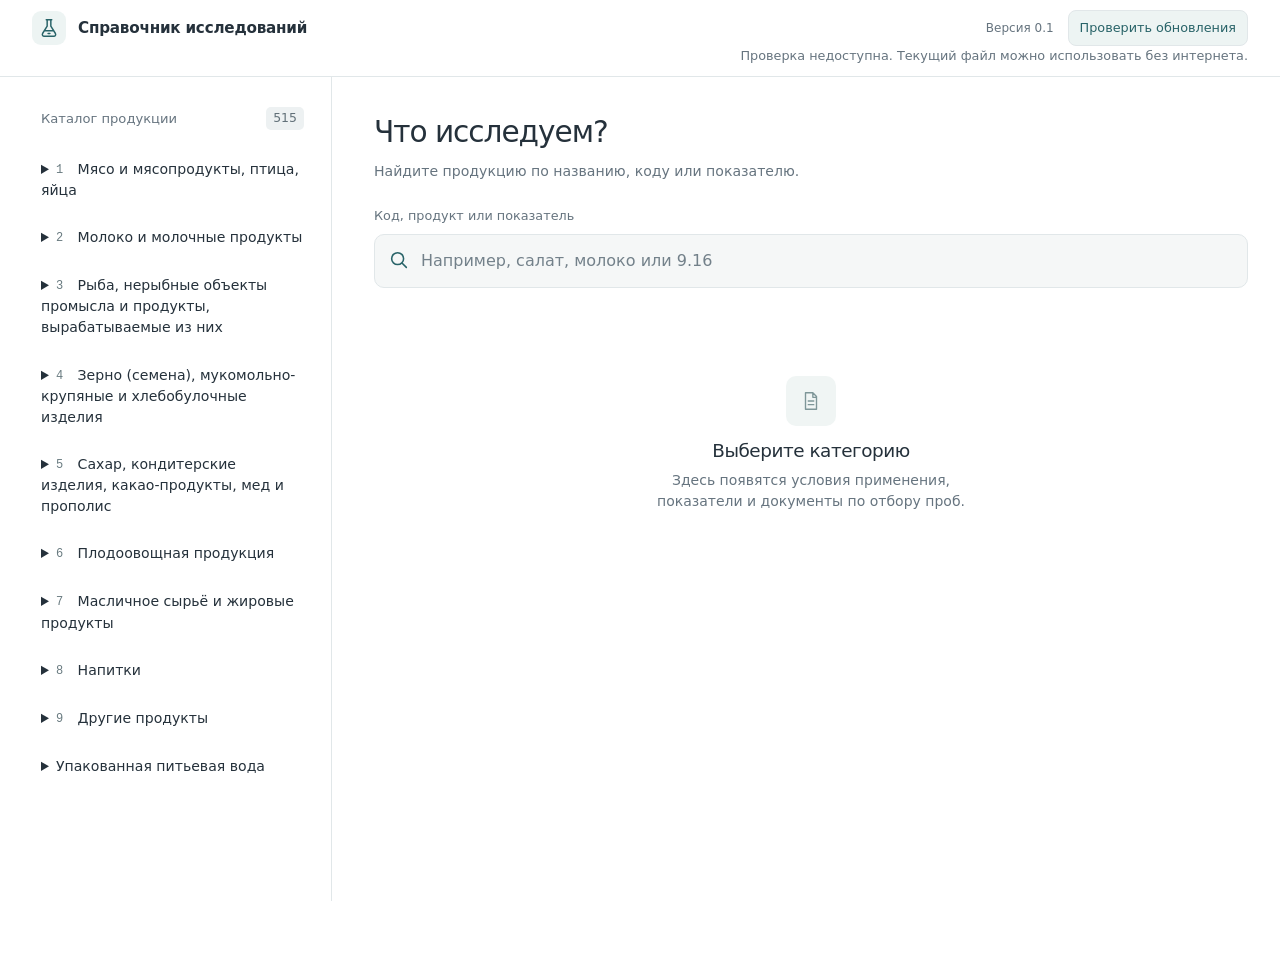
<file: docs/windows/research-directory-0.1.html>
<!doctype html>
<html lang="ru">
<meta charset="utf-8">
<meta name="viewport" content="width=device-width, initial-scale=1">
<title>Справочник исследований</title>
<p id="opening" role="status">Открываем справочник…</p>
<noscript>Для открытия справочника включите JavaScript в Chrome или Edge.</noscript>
<script>
(async () => {
  try {
    const compressed = Uint8Array.from(atob("H4sIAAAAAAAACuy9bW8bSbbn+d6fIkaFWtj3kjSf9eCHHczdGewFbgOD7d0FFhfzgpaoEqdkUUPRrvI2LiBZ5XLV2tcuV1VPNzyucld198wCjYulZNGmKIkG3O8HmV+hPsnOORGRGZkZSVESSTHJ/2ButUUmMyPj4ZwT5/ePiJv/aqW+3HywWRVrzbvrt6/cpP8R65WNT27NNe7N0QfVysrtK0LcvFttVsTyWqWxVW3emrvXXE0vzPlfbFTuVm/N3a9VP9usN5pzYrm+0axuNG/NfVZbaa7dWqnery1X0/xHStQ2as1aZT29tVxZr97KRW6zUt1abtQ2m7X6hnEn57XTczrujtMVTtdpuQ+dtvPG6bnbTsc5FM57d9vpOQfurtN1v3Q6TkfQ/3/v9Ohi5536wZHTpos77o67w38cOD1n32k5J/IuB86R+1w4Pfehc8CXt4Tzxunw/7WdE/cJ3bLjPpS/cJ/LsjdrzfXqbecnLkTL2Xd67mO+Yzf+Ub9sf68LveecOC167L7TdrfdHbqxLMMev1/r5nX5BHrWVvMB/WupUa83xW+uCLFcX6830lvLa9W71SWxXvtkrXnjihDpdG3j0yXxUW4hv1gsyk/u3mtWV5bER6VsOTs/Lz9br21Ul8RHK3eqhWpVfrRZ2aw2lsRHq6ur8oPK8nJ1o7kkPsqXiquL6qo76/eq6c8qW2tL4qPqymrRu/juHf71fLmUzZWNz/TFq6ur81X+YrW+0UyvVu7W1h8sia0HW83q3fS9WkqkK5ub69W0/CQl/s16bePTX1WWf81//7v6RjMl5n5d/aReFf/H38+lxFZlYyu9VW3UVr2bbtX+7+qSyJU3P79x5Z+u/I34jbhT/5w+rW18siTu1Bsr1Ub6Tv3zG+KfrvzjWm1lpbrxH8RvxEpta3O98mBJbNQ3quJf1e5Sb65sNOmyO/WVB+I34m6l8UltY0lkb8iaXxL3K42rXNvXbog7leVPP2nU721QNa8WV+dX79wQVMXptSq1zJLIZUp8t3vNZn2DxsLmvWZKNKufNyuNakX8hsu/JGoba9VGrelfKn4jlu81tuiBm/XaRrPa8L9bWq0v39tK369t1e6sV9VNwx/qRwQ/F78R9XtN2QkKm5+Lrfp6bUV8VFycr65kb+jv0vXV1a1qky+hx27d/0T8RvBwXhL5PH2o30/+tbpe/VzWIl2e+axR2fR/cLe2cTWXK2c3P0+J5cr68tVcNvuxSItycfPza9duqCpO1zZksSr3mnW+y93KVpPsEVWFrHruosFKz83n75SygevTtY2NasNsXireDVFZr32yka41q3e3lgT1cKrT/3hvq1lbfZBWdmdJbG1WlqvpO9XmZ9Xqxg3xSWVzSeT4Je/WNrxmnc/KmsncaVQ2VgZ8lnEv7rWfqZuV6QXWq81mtZGmx3OnzWRz1bv+I9K1Zeo/mc31ynJ1rb5OHZo+Mh/9SaO2ckPwFeFHqyHQqKzU7m0tiRwXX7VPYdFsUPlXqEH9IhiNsXKnWom0R75SzJflj+5XG1u14C/mqyX6xWdrtWaVX7VKD6HucsMcyJn5UoNefrOyssKVUdz8XHC55HssiZzfd0vFcmUxF3nFsmygu5Xahu6P6nbpO+v15U+XRDG7+bko5VVDflpb/pR7TWCYS1N4LVS6PJcu0IbzC7Y2zBVUG9Y2mo26WMsZFqW8+bnIigWvN8ibL69X7m5epQekRClTvP9ZShQyOaqOaxHLkl2IPjKdyRYDz9zsY8TYQfAI/DytOkPZ69lb1UpjeS29Wdmornv3SDfrm0siX6JrvNbJLWx+rgxBtH3kk6jk16LdsMi/MfqPvJo90rVoKdYrd7gsXo/nlvQsyJ16s1m/uxSp08yC6k/BFstmzSes1qrrNJA361s1CkWWRKO6XmnW7lfNq9QQ8C+q3Nmqr99rVm8Irpkc18x6dbWp387enZRNT1fvVzeaW/5IY1P+jxSi3ZqTj5z7D74lJcMp7ZD6IBu0SrIz++3CHZz+w/8qlmNGUKVy585KIdI6i5Hi25zendUVGtL2oi8tGfbKMASlxfKdhaL3q6Wl9GfVO5/WmmlVzcuVjeXqetpzhQFHze2xvF6tNGJaoiFrg6ufW6VoWLti0bR2xUgPbDYqG1ublUaVwgBdWdlI5czHt60ZkWRkx9MFXlqr3+eKiPZ5L76S/b76eeXu5np1K+pa6L9psmhLQhrOeF/DhTQHrrT7AVu2yAW0mgWzGF5TBGyyvJ/ZBQv5+Irp/9LRjmlpirB5DxfQr2B5ue5wi4XK6so8/2Kj3qwtVw2rmJOWWBq1fn6ca36rWWk0tS/PBscbFV3ZtOgoqy6vlCsLMa44WGEUPlvryw+sr9ktnP9+W81GfeMT33CrQbGg6u2zeuNTdsDRAIL+m25W726uV5pVqsF7dze2OIy7W/n8ajYlMuWF1cY144NcppBfpRIHqsusKVm5UR/ClnWZBnCaQrcal3h4cVvWeKr2DrlszIPX8ikR/bCgYnRvROe4og2XSoO7fm+jSRcaYZP3FjKwTcuXMYy3rIHIi8SEbOWwofqoOl+tri56feejQqmUn18ODe+FGMfnddr85ufSTvzTlY8a1a17682t9Hptq2npF1Sli6rylivNynr9k3SzUa2mhPfn8lptfaVRtYSl/Ovy5udh/2Xci6LM5TXqsqdccVts3bt7t9J4wDNi0/ywPb8iQj6QY+4r4pToxLvAq/MF9bO4AIWm46FJWnBGmmHrqj8z4/0rQpClWl2vf6aMeWXjwWdr1UaVZrCxLxxn3xYqlfLyav+6yizXV6oRg8Cd8H610awtV9bTPNZo8rGg3ZbRzuK26NMSp5h3cww1Qjc3ek0wOvY7alrGVMYkQH0SE2mGi56RfVt1rqD7D80L2ETGNU7cjdOcsgnHyWFvuxh+88AtlusbKxzMbNlCniv+K9hi1ECI6Hd/muQX5mkMFDznRKkB3dJUiZ4J8bIQ8SH5GQN8bWtl0QfovfLCf6w0apX0ZqO6tVVduTXXbNyrchwc+l05u1C6E56BquSUzACtVVbqn9GLbVWbnPDIio9ognonZzwtTcnIlMisVJuV2jr/NUDY5Rs0q4Nir7BS5dveraeblU9SgqKV5YBlVb5BzWNCtRecZXmGOmDfcxb7ns96jw8Ny49WlqsLq8u+z8gtFKrz8zeCqbl7tfTd+kadPSql3v7dr+ob9fT/Vv3k3nqlMZcSf1ff2KqvV7ZSwrvM1s2DheIcR3D+WuDUmFc/kbm3JQz6aHWxurqyqEM/rkz/XUqV4ny4NxRWi9Vls7F5oKYsg468/4ON+saDu5YpZuj3oYFeCrWLZ+H6P8QadQfCuoIRbBg2haIX+128YNt/eKXRqH9mTCIXzAmQ/KvPLErmq+RbkmnhoHy13rirpkoUJP5fV9Ol7MfX/G5VKs8XF1dU69Kgor5/d7P5IK1CDG8sD2xJCqemCoJTTX+eQq4kXw4bPmOcWnJqXnjH6ci+U/n+bk9VeilrVnpJm0WzyGv5SKRZCoaaIutNe8wfbsb1JCOtUzBDYf1asVOIcFP57mReT7sCV5g5pqJ23Kd3bv+ByvLqxC3FwpXaRrWRpnSCZyXpd6Zv05VBLWBNEgQNujmKdBgrr5B1Hww9ZIcLWax8vn9ksFpZbm7FxL6hFjALuFFv8kw/ihOWIwNhIeAU5r1JePhuZmQWIQmn5zgXivEZM/2WZoWqeeVKs69ZC9wp4MfKqiusrBgtkdd9ydZtYtshkF3ebFTZosh7Z+7WtrbkJDMu41HbWKktV5r1xpYxI/VSBbJEuuP51/ab75Cxbt5beZCmpt08s+VbsM6ZzDv2bWqvqyx4XWWQbjYfLfk/1jcJmwVC/siP+P+ygUL6l4fDHllT4clHs77p2U2TF1HAwGlwXbXqdWLyFY3qZrXSvJpPmYmK1ca1a0bR/Bbmm8jfLomcuC7SuUGGiS3Sob7dz0gEH+3lDtRokrOaUqD6G9XVaqO6wckaS0LWMpDCkdYgJfKfcscSAJ1qzhUVCWVb8jEvsrVZ2bCHWdYr/1b/wLQ5hcC971Y2N2Vbel3e7yOqo8okqH3YBWxMfwsTeeb5TG2A/0XuubJumw7bLrstVmr3xd/yfy1xafQnK8FIQ72uadDOkRWksaXCCh6gNNsKOquypnhxEyb/8X8r/D8oZJZ9ov6ZHzj2bUvzXksbzTWZYbhKtOVaxM8urFYkwTCev1YMYrNwHFAK9ZfTO4x/78x67W6tGby/1fzwhw2av+at04IzDPJYn2iWa7m++SBsCvNmMXJ90pU60Iz4Rnnf9GplfV0FataX/acr/9oL+8RVw98VF7Kbn1/jTF/EoZzeKTPZUiRXHfoks7gqZxDeA2LcglYmCBEYKIONDLME+ZI/VkK38zpH31YI/8jWcgW6jNMAmw9SQgfJMXOYKK5YKaysVsO5ldXy6uJq1R4seMO8pAd+gAuVI6mLcnyEqd5nYFFFUWel6XcBtYoEst4gKRkXymyUqprByVy4N0f52ukzHy8NGLiXoQoK+0V7di/C94pxeYitRrq+sf4gBpjquweqypytpHOBFjYCnCUh5VQ3xPJ6bTO9WaEbcbrtqkwJWLUe/3Tlyr++W12pVcRVY5I6X/RHelBCZIaBRBj1cI1IfgI0XM1JhPBUOtxZovIAPfnQV+osgLZpAcVTIa9v20dbQmxHFEpeAXwthi0dTIYnXm2RC3rRXMG7a5TORoccXxhinj4LWwhf4mHDaGRGrWJQwxizl1vVgzJ7w/IafBs167ZM2c1nZLbW6p+l1bWW31gLFvyRn8KwPSmUdfBr2G+3cGohmK8N12YhbPWKRaMHhK119MKARIGMt8Fpl9YqW1c/0txA24xrg/ofNXGXv0qv1UhU6f+9XGmsxOeRrGMl9GOb4dS5Oa9iFzWLO88U2Hwku+lweBya62YHivr7Z3MCjztvRiWaPlG39ec4fytsnw4a6lp+es+cPCwEakfNMPPZcKX6v16vib+l/wTtkE4J3K00l9eqZHP9GMgTleb9CGKxcqewUo2KStP5KMpWzCZQ6WwRRSV++MULL4I9p79LH7zlrmS2yN5SHW6uVzYiEhKzRDG9/KPlhZXVlXI0vR2tk9Xs6sJqMYBq7hQK0psHisESBTNJrIdL8LJmRep/A6EEf5herzyo32suidXa59WVGwZlW69sbpEoUf3Lhg6jz1mjCVvwoxXTvFJ3NNvKM5/RWrKmhvpOy0NFIflwc21pvbLVlHNAvwKKhY9tP2Hdd7Nh/uS2+Bt/LOrSZuN/vKbdvDfBz1qvXglfN2+9TrqprfDFxfDFlbucSeqTWbFdac2sFK09KJLmt1wzaCYyG5cD0Xerb0ZIuJFYLYQLqC+PSEQH0XFF0xTEL6Ly++jjWL4YEv7oKironE0f8Gbe07O/W0HzXbSabxWFBibamw1adqO4r3WWHZ2FhJIIxTiDSNDJv318JzMuUv/2Z9OD5hBjcwHlkj9D8N47s1bZSvOjzjUZNz/IFUu0SiEzHzc/N57Vp7YLfafr5j1sE/eimrjLXMRmo7pZaVSatSCXtCf2z5PljGvuK1eu/434X6pbn/[base64]/LEqqf0hsCUWRS0XNsiVQg80qIpjYwGU+PZX1EaMbMfVcvVqpwLh1WkUgISq7bT8sBTVAJ61PUXCAZa3OvsIV2fp6K9s1hZXPWnG+XAdENHFF4eta/LiWqyTG/l3yZm2aQtti8P6oh98bmpzgquqjqDU8+XbLIEq2bqN6HeGF2f6HmvmAxlrARrcOtuFSAN0ps81ZQSsOW9QMVQKRlrkGN0SXYPbon++qiQwtBwYXXhRjC/7mGMCHKNE7iER45NtDLQhXHDysxnhhJ5ejWdpVKlVMD64MElCJXVO7RzQITWDhxTRWYj9kRmsEqCU8tw7jKikVi0pHsikvyV5ep8NW/DxtFBsxi0/55YLprdjCBN+1sNlIcMFbiaqy5WpRA9RkBMs0HfYFjEwl7wWV0sLy5E07il1WLk/gOpfbVV8fCdFSLrAHOztvypFXV5qNVPpCxmczqRYlLMwTQ/hSx56TBfkuv8qK6KwWXIrFvORnQ/KgFn4NFTRA86ypDaL58mhqZV8ffIWyim98ZK0LKlrvHJYTCPFiiTuC4TYUXjbWUEs6BjGcO7elzdlhEwZ0M6FbFyf02kORfgyVMiayWNWl7ctCx2tEDX+AoqRIWmJjyO/2HRB+LMKTP11VUp2W5Wmve2ronQB/pmZoKsz48D3UM3ZaA7ZE+9h62X6Jc+5afBmhvwhYO1xj8qnfqjUK8L9rLwz60wOJyRDQ6arCldiLuJfXwYtL3vj8MLPHS/z8qspkX2sZiNk31Qfm4+G0nPkbDh2kASkLLP322ZNG/+KISRrQpEB94FFrGHzHWJbBDzy65qW2oSyNiWNUDxfhTOXcmtQHIycKbdQBZoN5C83Aqkj6pkIexIZCLbqPFiPhtnPQNLjcph1U/0F7Yc0/yCV2sxuaLwpk1eN9VbN0T0YyVfzKITLlzGcvhFlE+WOfB549sYJyn5kCEMCq/zC2hYijE3tApwimE5lq6ZCwsi8pYQLRIC+nOKmOIOqHmLAwRxnvQMeuFg7UrzpLVDITdscUxRbxj2foHlvXqDKf3zM+SMAguggrDllEx/dGptSeUPUJzTF1/4nr7PiwS6Z/QX/ZZKJ0a+pdv3FO1W3DJwNSoLlmgqnw/XQTSML/otGpV8BQRedqEY0SsmhFvVddm/lZ1PWb86Nfi33tGmXAyJ9OwPi/UV3pg8s0J7QPG1xqgxk7RC3pidE7yMRJxXRDiAZa+uBDyN6l2G9cH9G7JqAwfi7OFAg64M+Qq5PeO9uxtpmWYpy/0jGvXP0sqq+VtTaKUoG5PgA5r1+roscNBLXRFWCbS9IP4iKbUlRmCbPSl/UJJ2fvq9zRVqIbVRofe3bGv7p5VgGQPjy9yDg21mbshbcBgeSu+KGfZRqi39fQ1Cm3MsqM05Int4WFpD7xoZrgN/N0mzKnjwmdWqhoxuqjuVrdqW0mDZmjmyyoJ/Vd1YiWnsmG7hRTXhGlKhgbU+IqXeVGkCrTywXLHE64EHqYOljXrzKk8eNuU/+ZfXUjokoc90nV5LiUrwg2vXYp5hmVaUyv60ItiYKfoo0jD2polrC5m94AvCy2CvCDZBN6+rvVuv3Lwut9W9STaVd3Wlv6sNivC3tm7N6dLx7rJC3KR1XOorttFBy6OuCl7HsxvvG9o3lmaM5pccGM8JxiCyOhUF8X9EP7v/iaBtff9N/fNbc5S4yRdFvjgnVmvr67fmqLrnWCL+afXW3PK9BrGYv6OOpT+VlX9rLpcpz92+SasBxMqtuV8tisJa+W66JLL359fTJbFQyYs8J4ayIpeZF4W1XDZTDn6YLqynS+mF/7PwqwWRK60t0M8La3nvSWQxliubt+bYLAQ+/o/12ob+/Prtm9e37n9iVM11qhv/7zPt46ur/vpK7b6tHYIdLa5B1Fxz7rbzrbEFcDaTC5ftpppXyAmU/GNO1FZuzS2vVZc/TctOPKfvG7Dhc7ed17zfMG8zTLsYu0+F2n6YPqR3402Nb16XP7gdfDnztczB4ve/TS6J+k662TnRqK/TXE/+dfvm9U3v8th3Wal/trFer6x4ryP7523nd07LeeNuu7vOu9jyO22v/DcrfLutyv1q5FY/OT33ETfzib4V38Z94hyK//V//9U/3LxeUcPPb1vvn3IEVxu3r/De1ZXahjlA5/hjamMVKKnvOGxTQ47nyevVlTsPbs1VNjclJrQOZUnU5m47f3C+cV44Pzr/zfm981vhvHK+cX52fuv8wfm9843zX5y/BDvhWo5f3ri389/ch04v0JXdXaftHP/PN6+v5fxWvO384LScQ+eAd7puR/bWdp/xxtpUYbSzthoL7rMUbczN1wmn4xxZ9992n2W8LnDzuqqfmOoyo0tLramv+SOvXfVLyDQEt37gstV6w0s83HZeUnFTwRd82KfwT29e5/vYmsncNjQwzu9/ErokzvAOydDOz92+uVxrLK9XxfLnt+Zy2UxpTiw/0P9q3JorZ0pkBrU1vpsrZUqC/1OU/xdnU6O2U+pd/XqeE4HcjjCi81tz3K/e847tx2SDUsLdcVq0y7r7MCWcY6fnHHGd93QbLGZy5TkOSpfrtLKpWb01V19dnRNbm9X1dbZ5t+ZWK+tbVVWhcu/4O4EeQotb5gayoZRI8oyn+svvd7fmnB/dxzx8Hmqb8V5vSu/1wL/+LsZ+RruMXq41Z3ZULm2oOyt3IQ24qjz3yWDOYaXSrKT/071q48GtOarOTC6Tm7ut/xUu6yB38Rtt7rb/7/Pcydl3Os4JbeTvbjttul/4k/51uVExhp8x7w212gv3CbUZ1RkfFcD+r+0+ojEvnK5gN/BO7vjv7s7d7lNw9Zhbc4tzt53veJN+6TTawtkj8+Yc0H792gENcKP83G3nlez5HG3wSQBhi/v8TLesrK9TKOHuOO3guz3xb3N9o3I/[base64]/tYRUGHwjlxd523fGiFu6OCvrb1HTLKkgQiHe4FukuYMxCdmvODlZDfVlk6i8tWQiWV0TFtcsCRBrK4wfnIWp57YvhGzkuuzhZX1RvLaSA3r6/lgxMbCr+NW7GG0rf98i/5ArX71Vtzm/X1WrM6d7uUK0XsrmmT1Lv4d5a7p87djrsqjMxomqSLEVifOUfx74HTdnfI8VD/fEshK/cF8kBs3vapHtynoWHPPY/64zbZK/ex03U6Xl/yfRiddsKBnQrjwpFR/8BOHlnS5R8cysBx32k7e2njXJNn1Nd/XVmtNGr8/J7TdXfJnzkn7kN5ukrPOPqEHqjOSPH6sPtc3d3dkdE/eR8ap0/p7jQMutzRZfQqh26Hg05LvepI8GZFrDWqq7fm1prNza2l69cbVeWOV2qN6nKz3niQXq3XV9JrDz6pVTeqmeV7KyvrD9aqleZaMbO8Vml+stnMbNWa1etzt50fZT24T0IxAg/0cJ1Q36zwvMgcBGYCfu72Tb3kK/StTOjP3b6p8qu3A7NKUmnO3dZzSOG8cp+7OxxbCedY/jvUvk+4xSm4+dJppQRX9Zfkz7z7W4qo5aoXLGamX0GVzaKaPHJ33S/I+rFRZSPLodA4Smgpo7tLXdU5pCKSJX7rdDhx8FB+MLaC2arvPY14ntbSWBQ0gN2vnJb7KOVXpfEZ+Q73oeqZDzkOk9f2OHaiF23FvVFg8TeZMN+b/tHzYB0d2nTkkPcTDupa4fzEDpdsS0c4Pzt/oP/8JLKF4vV8NlfwDmgKdFuucXv1Z4QMmcluHUgr43TcL1THUedEyS7WopvT5+xQtZnj5xxT/CjfwfoUfZ2suafS9gVMk/W11c+4OEfuU26oN9KgU9Rw5LS0ZaTCdYL36FCp2AraayyfoxrLScMX6lzBdexG53JeUQ2oQ6k6ajr2xulwzyAHwdmVvu3vySqDneBHGsRG4qxttHmkmVP6VY/Yyam0jsilPLeWEX9PF2XoM+7KB/THh784rQ9H0tSbj1bexPMlxrO/c350fnJ+FoXcYraYzmdzeb7h+4woZsq/bH9XzOSyVPf+g0u/bH9XltV6b/32zfWa/6SXnJP5k/ONc+K88gPDOw3KqPAEocdpl7agm750fnR+e915Q98HRrVXl7wmcE5w+ubWnMrftZ1D9va7MnnlPhQf3gl3OyPmZY0Ucl40R2Uzy/fC+c556bwWV9nBH/FIoNj02H1yzVLcA/YPuzIycJ+5DykmJUOSE8MvdT5Q6utUtRwwDb+TqZER18kur/u85liKBpwRph97I5Ja6o16s3fUZilp1MlACZmXoN6lciruUzmF4SkGz/wGb9986QwN7Pxke9wSG0D3CU9p2f/YE+jtG4KNzglZr2/ZSrfcHXU6XkYUCpl8Rji/t/2WynrAfumNtNnvA/XX42BLuP/MIe9Dar1d50Qm+FrOvqw3/oVh3iinSb5S5gbc5+7DzKAduJCJHXj/UNtqVhu1Cm+PvfygWf+kulHdGl2LvFSOZydguQ8FJ47ovQ8y/Wu9mMkP/N7F0HsbQ9eLtyPyco9FkEmU9vuNTqbwPCT4kOI8D5jryo+dwaH9pBP8OhRKu4/Yh47Np/U3N4VUYKp2TvMzny8vkvUp+dYnz9Zn0WpoftJZNvfLvl4qmypRn3lz3ek6b6Lu5JX7xP3Kfeo+d7qn3CbX7zYvnZZzwHbu8JTbZPsW5w8cyz6kJH3/uxT63eU758/Of3W+E1elVaOpRjpFN6CR00pzHPaGI7Njp5VmU9zTCVmbEx24Gr53vnd+5ttzykgP1pa6Q0dNc850/8tzo9YYji22DOD3KTlJ+S2j89MjVVQ3jlHwX5w2BfFsC77kuu44J+Kq+4hTsVSuY/cL9UIcL50aI9FN2GJf/Z/Wmzeoq2XNznbNT7l4Uw6Zd/ESd5QCUbMQuntgnsFO1JifZ6J96GcugU5Ydqnb6Jakp0p0+p4cpbjq7nDm5dhpUQxh+12Lpn5Ol91I7BW6uuKu4DKTey6m3X+mxKYcLFSoc9RnLlibP132K4y8RV/IwhjFOjl7reX790EZXh6pbr5vBZ8yMyeDKefQnHW2VcxkTE7d57oMI6mfsVg1esOMWPxwaMy8gyaudDV37UbM7DUjcgvjsGE/MoukVuLgdZ/NGKs7OHmzrfMT5CFk/ndHZnjkBIMM8I7Mlsovgn3rJUf0XUnidIPQM77mLDTdyE9MtP1kM/GwPafDXfYZh96S6J7o+aafe6HMrorewwkSp0MTHApOKQ1sdAyZJkkJfuuWDGJVvsa7PJggsvScc8SSf+BApRPGQZcXPBZV8uMdDw9yr2dznN/Kkfuj882SMZXN58o8lS1Ye9x/ddr0POcwnSvMi6vurmr2pxpdtvyUnNOT2a/+cVE+mxXOC6fL9skLEJS9SHkZYLY79mPe2ZXthdq85+zf8A9099RBJ4qG2JJ+1rSeZ9O8ruzV9zORH6dJGrAP5BPYBwqBPsDz0Iu0XL/hfsrwP3viPW9LvPd4StPj6paNhTT8LKfhhfM6vk8ce/2G8eaxxEoqAmPGS1EZ5dO+pnyMUNPCIzlxSXzWv7+By6eC79syOYDMmWQuMWl7hpy/+OvvRC774U2SU/+cZEDyH8l/JP+R/EfyH8l/JP+R/EfyH8l/JP+R/EfyH8l/JP+R/EfyH8n/GUn+F6LJ/x6HFC3nrXPgvkDif+YT/2rF3o77hAv3POW7TLmAnpr5sccDePqnqvlAhlIcmr2RYImzGbL8Kblq8FB6Y3dX2iiqFW9E9i2iatRkwYKLLxHYT8gSAeCCwXBBaMbEFqmtVtxKM/U/hu+/b9Sb1XtnSrvKsqu8KBsxDpfVtOcN31h5OBpXfsvNc0zCUUh3yK9eLIOUgJSAlICUgJSAlICUgJSAlICUgJSAlICUgJSAlICUgJSAlEwkKSmegZQEiYe4yvMKToOzPdWpEiHDDv1x51pKcODWkh5abnAnr30v93rc5zrf5XiI8kGeQZQbqh1IOME9ZNu/BaXW5XTmHTMI/pO8yTE/+Que1uwCzCQSzFh7oZxZqteX+3zp3C93mwGzvyrk5O9kekWP/15c1bhfc/fyS89u+n9crzLYs0ZrDhJFa37ZOUg2rsmOl9d8rxZDvaVdEEcDw5zXGVFYXOIkuH4Wd4kjHgLcFw1raE2/ywict3F8ZNvClRZlySVaB8EIbE9O+byMOgcRB+zYjnwfIw1hbLZ94BzzYmw9UwZApunkHJm3fpdujrnx13Ja2eUZvjQ9Hbb6tmYZd/eZFOY14SvRRsU+5brDltQwaJfa8iPP0blPwFPAU8BTwFPAU8BTwFPAU8BTwFPAU8BTwFPAU8BTwFPAU8DTRMDTIcNUf8e53/EsIX5LsXEdP5O3HT/[base64]/9ZP1ftHnMRnrShN4LwT7heqd+wFdkiUfcrriI/8rX2SiQGywZNfJr9awBjAGMAYwBjAGM5gfv7IffuxfEMKlbzAfE/elTIzS7JfdTkfxzGRr4oJpBB4U2AVBKs/ZDdSG7jGB8HujnB33cfuC2WN/I6ms0rv3SdaS+Ec2s0fyAfIxxSRj6kam+Ax4DHgMeAxE8FjpsqyghKBEoESgRKBEk3K3lQ+M3oRXCoirafe6+kLmgRxc3b5/IMn49qpqmDsVPVSRakn0tWp1Qv7p5TU93dPZCNGXnO0pOrH8Ib7XvhigXOnvIsfNUVeQ590Yfkdx27BwwAiw5Xfwn1O5RGclZJxGMeM8hiFLpVRQxRrsTsymtj25xb6O7/cfYrYb/WKfD85xviaFoel77RnTsWGW/PFEPlpfThKybrnp9FZCfySFo/OEawMsTsSrp1wO2zLdu9Evu7KcnmdQlswKuk+G3sVz0w7brNUeqJwG1bGgFqBWoFagVqBWl2MWsVMWBZLObJFRRWkZHLcspEkS0jJ453AxCmbJ5ydfOxHR4EMUDAL2fEy/NzLaNm42pj1SA3FwCFQ3M2sRS/mFxbS82V/rvpezaV04HTY58eFQmGx6KmKM6KUyQGPAY9NPR6DETiPEQCHA4cDhwOHmwgOBxN+HhMO4AfgB+A3UcBvdCjJ3MSMTVQXoAagBqAmSaBmLxmgJmdZFwVQA1ADUANQA1ADUANQA1ADUANQA1ADUANQA1ADUANQAxMOUANQA1CTfFAzZHBT9LDNH3wDNSHrf4rG+p/Xg5Ej08zKD7SxCKCOmIwfhXQ8wdgOXg72BPYE9jRU9lRK+CKhxLOnMcCnIJM54q7IfaJ/FZMnD+536AW/Fut8ulmjGdeOsmwc57/[base64]/27mWGmCpGe13SwkNskRvnZb7NXfXMEAE+gP6A/obKfpLyLKzPNDfJaA/OVQ8ftcGvQO9A70DvQO9A70DvZvgrA/oHegd6N2MGwHQO9A70DvQO9C7xJpw0DvQO9C7WaF3/[base64]/O30foq+/LiO4sobB3FZiyGc3llpzNhKHjxETG4QGFPe1BlLOzyU9TA0vCKpG/4wgJo8f9PjAKPrOTdyhe42Tdf7kR/t4tRtDmQkw5ERf/5eppJkWVN8AeXHyBu4u3KM9Mxiy9PW/[base64]/zVehrrTV+zku5JTyQBV/ZTyGf8P1UFAWY6sHLJyyMohK4esHLJy48nKZVPlCcrKZVN91ZiD5uX6pseQl0NeDnk55OWQl0NeDnm56c3LXXaUJ+stI/K26w9P9ZPj6Fzf89ycjSc1/mkrZej/GdGinEuwNWlzD9pRKlw2GC1uUXdbV5c6+y5Q0ye+YJc613uVKNCVRL/hW3F09Fh+su8lSYIr29sqO9Lx+msgg6c2oaaA+IV/Tt9IixRJMJJSOXCcrOw69Ly3cjAJb3i0Re5jw+xz7HLsPiHLvKsO/CPb+lTaVq8R5aueyCaQI7HDMYE210hfI3192enrkaa3i15q+yW/7R6nSZ5ErQJ/ZmxMPx6taTGgkn2iQiwa5Y8pka5DImlQ1Kb63jnTgSUJcSnyEZTYKPMZK/VUkuC9aKgSRpv+f33qgbGEIij3wTtV0LjikdSNri5pRTZoMaxQ1j5Hzk15gj2fEiqxcSTjenObEhkdZXJxkfWpm5z8vdrmJJe9vDz+8PYPoc1DeKIr1yZ11UY3lsqJmYHp+OocvTkzvvOdaSIvs21yqksTkl0eJtvMpL6Ws8MuT9Tl3LPDLsl2GHS/7Vimqj7LcfX562Zlc+3Ben25vrx8b0tU7jWq985EG6aqmubjqunfbi2vVRu15bVaRSzX12uzWkPFErYTAnoFegV6BXo9u/lZnF/Mp+cLZhCal63ZM37OypuYped64uDPk3bFVRpBPzrfGHfNkU27hk16ZnmTHvP+P6hguackaDJrY4I95wfne9pykQtB//4X55vTXimbLc42Rp6E8Qw2DTYNNg02PVFsehIMI4D3xADvYJcq35jFuPsF3/PdVad1jXX11CtsRjAYYPXT6QG4Argmab1QMbBeaGT8LwA6Qf9A/0D/EgYZQP9A/0D/JrCGQP9A/0D/QP9A/5KahQD9A/0bBf2T/fi3bP/DU/nAvhGSYKhsS0+f6bfPidk3XPFsTJWIV011n03CohzQRdBF0EXQRdBF0EXQRdDFieqOF6aLYw/gQC9BL5N8VEoxnmWq09FtyzE5ytzmnQ576UteqtiXTfbkkHafymX4wW3+dt1nQnm1h/KQE3dXUJUkDD+eCxdeYu55WLhw9OeMXxqzSxY6Gy3Burx0yUDk/vLG0bh6JDWxigSdPffrvscqRT0GOcC+HoMu6PquJyOcb4PV3ra0mJAzCPepKTgJFErT79EOJcBDwEPAQ8BDwMPEJBkADwEPsXQQcA9wD3APcA9wD3APcA9wLwFwD/AN8O2y4dsFYVshDrb1A2qpeBZH+yf7MIy3ah5wUUXc4V7SM7R5mnTiO2+ON1sysDC/4ZQIF59TL7ucXDse9WFlwdRzkOXz9NGrklakQmaA7eXB9iaT7QHtTQraAz0BPQE9AT0BPQE9AT0BPQE9AT0BPQE9AT0BPQE9AT2ZuO4IegJ6Muv0xD/L7luNS6ThNOTjl3oynHma3e/NAliLuB98CaI0O8Rp5BSuow8S3feYhgrPWmpOueN90mO/MOKVV4FVlYaRo+50opIsPR4HXUlgVGyUoiM6H8tJKA/2Q16Mxd70EfdqzVSeaa8Uaj5hrPiK8hzh/KTqqaNWfPU4Hclj0cdZzIKomuRt2zKmDawIo2LTrPk4RU85oEJyqCeYvLUUE+txvnGb2+mIp8M0OB467RkgS6XLS5u/pPSC8yfnG+fEedXfnKZK4q+/E7nshzfEWX90fnt9+CAjNgsMBIblbclgYBO+vG3wAZ+LDveB1qsZDphXqfk+xzkcrb0A+AT4BPgE+AT4TEwCBuBzRsAnGCQYJBgkGCQYJBgkGGRCGSTgFuBWwuCWsRPfOdjRQx563tCRg9p9quJinx2BEYERgRHZGZHtgCO/j5LfsexDZo22tGWSx/nRdD80RrVL6zNSh75zGZAVkFXCkRXoBegF6AXoBegF6AXoBejFJAwt0AvQC9AL0AvQC9AL0AvQixmlF/[base64]/fQMnVKtgstB+eJdAI4JBhwgCiAKIApYBTMZq2CGaNhUcpzaV76Cn6/WQYX84kJEFouCQNVA1UDVQNVA1UDVQNVA1UDVQNVA1UDVQNVA1UDVQNVA1YZK0crnPg2HklY+LqJsSRgY0SW059xXZCy5PrkGu3GAzV8l0/IzNR3BIUtL+ibzG57gcql4Ir3LqZJjrD7C6qPRwrlysnP1XsWcRDL2CUvG6wVQ1p7Pht3s+R2gyclAkyCTk0ImQWVAZUBlQGVAZUBlQGVAZSZhaIHKgMqAyoDKgMqAyoDKgMrMJJWZ96jM64DNeOJVkYXIcBqiq+TGXXahFFgcsdV/orXJaubi184bPtznOVfOCSVazGvUoA9cQ5+xFZDnA5lQJqXsEi8QOtHnCMl1Ql7z9rwnyJp/o/[base64]/7EJyXUd23nUH6roiZJceT1Xxnf7vHk44nT9REQ9ymyG0JNxY8kyRg1c/k2sq2d3v9NJmSUa6eCvuclDZRL2pUppW05e9E23x8eb7SvCRq+aecwC8oKHtBfH/7itD4cgcyAzIDMgMyAzIDMgMyAzIDMgMyAzEw/mTHv/4MKEnu8pP9YTf3NXLrzg/M9hetcCPr3vzjfnPZK2WwROOiyxzNwEHAQcBBwEHAQcNCQcNAoU5m0p86NWYy7X/A93111WtfI+HKvsBnBYIDVT28DagdqlzBql8kPhYSRkVV7xMnQ5irzrK7TuaaxGO/K1hotuJIxQbAwsm2MMvgugCMbMikyXW/Zjo1737HKCbX0mUsyRDmSG/WFs/mHMwi19gC1ALUm/cQkUC1QLVAtUC1QLVAtUC1QLVAtUC1QLVAtUC1QLVAtUC1QLVCt5MfdoFqgWomnWkOmXItxa9NolvLeaasPfB9q/fySFqstnnexmuUlsGwsKYRtETwNPA2LxIDTgNOA04DTgNOA04DTgNOA04DTgNOA04DTgNOA04DTgNOA04DTgNOA00aJzwZeJAbkBOQE5ATkBOQE5ATkBOQE5ATkBOSU0KkvkNOMICfQH9Af0B/QH9Af0B/Qn4TSH2AFYIVkr9LJZT3K8G3wzKgBV+RQoqQnDQAfzOQcUxBOU9ETz0TR2Uo0ISEjyvXMNdsd12KeXLbfap79gV77/G8Zk19SprXNTzOWQXHA1lI76Rnf8PSeS8tphF1OFB2PFvT8li/uRHwPVduJmvf31AZ/PSNGSAl3l1/1ofuESywpEXuVRzwINZp5pq2z4OmanGtwyTpebUdqmgJB9k/77B56PNwea9Ph1ytlQNiNyNta9xrsyRTzMZ0URh+rkIeaQUVEfBE14TbP/o54gklj+aHTnn5Alc8mFFDpIEpXjOwdRhzbGh/CGvxF8qlS3KtIJ8Rz82jPZ7dm9vwOAN2sADowKTApMCkwKTApMCkwKTApMKnkDC0wKTApMCkwKTApMCkwKTCpZDKpi/OZPmtdTt9gDXAGcAZwBnAGcAZwBnAGcAZwBnAGcAZwBnAGcGZ64Az2qAMRAhECEQIRAhECEQIRwh512KMO4A7gbpiLyYYK9vwDoF7xm/U8n6le+D3zqV2alvHOcB2222M75alf+TLC+TPXcyTo4BTzCLHen0NpEu7B0p89ZJ7A4KzjvJOpvUeavqkN9Ngjtin9x2FOHNR6Ls3lfuTW7iORo9OvMmT66F9FDmh1WNVRpuC3zjfOv5A5KJE5yOe8bm0bDc47JiM8BWcqyaV+5z6nHJfvo/Vw8ptABWnypU5UmvGQBwglXuVA47D3K0ljVTVQY8poQbrtMFXkuNR348/1LoYRkspclK/cCyZAlZc/[base64]/QYee0Nc14/zygSeyHvzitD0fjUKZ69koNmzav03jMckIK4WUYu6eXdfCnXtLXM2h+ep09PDvBN5Ri5/aWpk4OFPcF+f9jTod9GWZlOrJ1n0lOpmrGqzv+t7V+IbCFwHZaBbYXWvzyy87BuM7OgRAYKAMoAygDKAMoAygDKAMoAygDKAMoAygDKOPBbedPHCWygR3nVMzW3zKiND/y/vVKZQy80OOAVafPzc1HOs4+59wOVVqC09lvrJsJ+J2x+LHKK3DPUqHjsYrX5NBv6S5kydDxY/e8vJtwH8npvdHvwnn1SL7PdpE0nl3lgnu8682jWK0tXQBABkCWdEBmbCD1O54P9/iF3xoZZwApAKkpAFJ7AFIAUgBSAFIXBVJtACkAKQApACkAKQApACkAKQApACkAKQApACkAKQApACkAKQApAKnzAqmCB6T+aD8zxDaa2l6yP0Sw1HfvomxL5nzDNItr2gNeoFeTTa+Md7G3PRf7C3IcgTAhYHzN0zNEMCHMT3Sf042DZ6e0OFSJmLCMPoZnnzM3T/0DYrYD3rmnzt7h2uy5z5Wp07GNDGHpXdRnPa4IVc/BqVJnhhDePhDelCE88xCY+DCpE2fAQzUeHqWmO40fQW1wxEnjiMnqFgmEmSXATMBMwEzATMBMwEzATMBMwEzATMBMwEzATMBMwEzATMBMwEzAzCHDTX+t3Q98XotMnXFLyIgg9mAXZW/Hvl1l3tiu8vUphQtbEw+u+pCE3jIVQSfy3feom3Jqm93Ktsr5gcFOOIOdXvyYv5wtLZPA7YDMJg2ZTTOtutSld2OOEPM8G6eM9pHM6ZBFCub3M+c7/HEoZuiF853z0nktrsqML7sHTkTYM/uxfZbnzDkP9ZI5+Jqj0aAaJxBaBgKJ02YPQ+4eecBMwEzATMBMwEzATMBMwEzATMBMwEzATMBMwEzATMBMwEzAzMmGmRdGgflxocD9KAZspxh90X/IoHN3I7NKH0sotsv3P6YW4xCnYzogbEUKkDg5IHHvwxG1y/hWNAIpAikCKVqR4tuEI8WLW6NLtUHfq6Wbb0+ZCaj2+vDGby7uPty9yBp0ydvo4M0WAAwJGDqvM6KwuMSmQJec3/+IOz7Xt9oGoBNnhPQkWZuRUP5NLjHfF9xGgcBzT3pgz66w8Tjg6PPIC5YoEHvax+YMPNIWgcSBxIHEgcSBxIHEgcSBxIHEgcSBxIHEgcSBxIHEgcSBxIHEgcSBxGcXifubFb/[base64]/a08hukXTXaps7z1jB6PSYqvvwwkmu1dMF+WpwEFU6AHId9y5jRo1OHGlNRLv5MF2jcd2ACTuHJ2TIV/aWCCdqScLChVpyjJ+OWYQwdRIqp07HSdY8uLaEPbFosLqezHp1fGxL4q5e34Vemd50t93tkAbol+ZXeHj6f6ymn3f197pnBMLyUzzdpht/3kc085EqfVt4mKKX6zNzLV98N1+pf63eheAXQcdHxK6HjOPx7rJb/eHqf7n0RCo0s7wyuXy1jL6M0RvfRRR9LIJ3J27j43Vmi6O3Lu+V5Zg3fmkCH3EDYJoOmTTdOnlygXQ0QZp3iBI4MjD40jD28p3+iPxgpMTd1dxaM6yoIeuLscPmy7u+4z92s9WT1S4dI212HHes5uvwWKo3itctxr/bpZ2Vx7sF5fri8v39sSlXuN6r0z9cJRlHY+rrT/dmt5rdqoLa/VKmK5vl675IIWS1AhXJIKQTvZxfnFfHreuFdG5NXaXuPn3jnUfijkC+264Th7V1wlP/Gj841x1xx57mtQN0DdMJF9cKpUE8FwgSrr3VWndY3FsmSVbRA2SExyYVzyW44Vw/MYwe2u52wdjVvllEoa532eqr3hamVP0mUHo9N+zyzU+AcVIfSUUlwmK0zk7/zgfE9yOq43+ve/[base64]/h1KLgzyiBucso5ljioV0TlVJHOeY8JDM/mdEOGMlDwcGAtP1fyJwB8Czw7GTg2T3gWeBZ4Fng2fHgWdDZ5NNZHDF7acKGgY6ftc4CyF10rOExfdMNxuJ8sR+LD/9U2jLIP8g/yD/I/6X3QZB/LIDGAmgoF6BcgHIBygUoF6BcgHIBygUoF6BcgHIByoXhKBcM7cJooX9I9wDsD+wP7A/sD+wP7A/sD+wP7A/sD+wP7A/sD+wP7A/sD+yPBf/A5sDmwObA5sDmwObA5sDmk9vNgM2BzYHNk4PNh43RCx5Ef81sfPfUZf6dyVn4Xxj1wn91caRSgNwnG7kb72Jpv0hGmt9Axksy031MeRrKCp94rtbdoeDH/YriUzYWXDtdiRO6ZFB1MVjOb7xlYLCHkfnBh6MZEgi8gUAAAgEIBCZNIDCd8gBs2h7SBwC72z3DhZtOSlH8qXtoNtMfscfHKKeBdDU59UK4salLxqrwGUSmwHn4bao5p5e2aRXOX8ljUytMVqR2cJmR2vi7l8xPeTOA9sDxP8QsELNAzAIxy/T1QYhZIGaBmAVilstWgkDMAjELxCwQs0DMAjELxCwQs0DMMjVilovrP0a8BwR2eoDs5Eyyk9cB42NJqsdEwKfDoM6pkOOsihbD4pgZba9F4tZ+pmJXfppltPMqc/y5u6pFqKzcevuqOh46+zLPT/8VKiIkmcFjGlYzpJe5VAozWXoZGZ2dOkp0fD2OkQIJz6RJeJLcSaZSVZTgBkmO0GlGKnq00qsZqMBYNRi0BTPEdaEtgLbgsvsgtAU4HwPnY0AbAW0EtBHQRkAbAW0EtBHQRkAbAW0EtBHQRoxEK1H0lBI/8ciUQUQnxXzO3fYapstVdGapBKQJky5N+NYn85I69NfL0C/UbfjequjhyNUO7viH7nNyYILT6C2loDE2lvZ6Ie2iISvS64cU6swQ5n8LzI9tMSaVqScPYL+kZKXzJ+cb58R51TeayIm//k7ksh/ekH7wR+e31/1V/[base64]/c1pyADCS84OCMJnjDMRX0gupcI0crLRAYzuJvGycRP6zWSC/[base64]/H0fFcOEOSU7MiviWvYN2jS6m+/Tz9kb48YxtgpuvTD9lXPZbtd6RPGwMwEGvJpo3pqVOMtS1DDFjb3AY5aljaerD3BjMrwOOThsfH3rITg9nPvKj3l52D8FLY8dXbZK2OndS3j5UnDHFH58l76/hj1V+omaXMo7HrIf/WEv++UW9e4Ez6iauD4oSegh6OKS5VKjeEbQwOhjEp0ALWsZm+SQymLqMmEVZdyrkh423jiQmwRnbsx0Ran3GEHpP8/uMPQia4NsYTjgxAO/LMFltcAUy+KTgJqs8y5xPeTEpEQq7r68iWSl7viKS+KZ3v5c1Tfjq97RxGu9D4QpTpkU9DkAxBMgTJlz0HhSA58YJkCHkh5IWQF0JeCHkh5E2QEYWQF0JeCHkh5IWQF0LeYQp5M/nhCWLjj1t22qmIJBha2cnWyk6vJDG8084xJInYaWdSmXfyCPWF8FMylXvYEAgbAoG/TSP7AH8Df7vsPjhV/A0bAoEjgiOCI4IjgiOCI4IjgiOCI4IjgiOCI14mRxwtZ/RP7/j/nENeL0Gv+ZYzkzKOcJ/zOFQeI2h7Ys7kGPr2QCVjcyBZzp5QCcKO5hnUIu0APegx21SGiv7XC+LHRjhb1s1K7NvY2F6AN7IxX5Q/6Njfir5j/Pilu5sYRngpa3rsJsxghr4nLf6y/V3pho6DKOKhVnV3hLurPB+7swO5240a9Q+p4ckdyubgHzAxfCjDOhlwKSqgEjj7EvuYzPqiS4jIRCaX3oyGdOQnZKHa7HTYicHoOblS+WrJq2EZbPPHNJv/Rsed7KsltXsouNGO5LQsAwp/MQoPWDc+WBdjNMolXxmTEfOZnOxXXpQhhUrKDtzoc5sS30b+mvrqgfvM/UrfISU4E7zDNet9Fo1bdGpKpcFaPHDDpfDnfB0dZEvrQ91Z74kXsWkUKp342/J54b/7zG6oBgeKEfZ2uUCx730GBor5fneZKtA1G4AIw/9swx8QCxALEAsQ6yIQCwZ6hAYagGwSANl5pi2y3gh2Wa4/PDX6waga4ag6Bw8sTCYPNNqSOhFxiy8jkE+CQhPyCU42jJFVSmtAGbkdzm1Qxb01zz5/K82J8AxEW+Q+Nrw6h6a0oOhQ8Cv3pJEjr3xgtqZ81RPZFtIWcVrL88ZjW85WMhazxQAcfq2egiw95eoDmSy/84/rUPjX4cCHy8Qtekr3kpk3OSS25WxV+y0etBFTCmAzrfnvwYFNaRoW3chZmXQMth3qQuOcV1iqSgfrSXpfB+sB6wHrAeuZ+FkPWA9YD1jPzA5/sB6wHrAesB6wngk10GA9YD0YVWA9YD0JZD0Fg/XErx0KLDMaLcd5xWORav2tnMjyT7spP9/Xc7oUU6qzm59yp9anGvsBmPssJZNsO543eqe/4d7nn9vcUoZdr0v27MKBma7lvKcfTyXntOFEHcWjR6a/lE375YCloPmC+4gnTI+DgYQHMWhUiVwmn6PMO/1vid3GkA77+WWnHTrtJ9AFPUulhlOoHwa+Hh83OjPeir7l4OsNbwj70ejjfOHhrm8KHO3l1YNO5se0L33diakK91GCT3qbzAoYz1FvfSsjzhCcWk/TetDbVHuOicGo2HkWHPSyEwpnGuhquO44RySBcFrOod4DwtRIdIT7FaMyb0i3eTZ1wtNI7nLaYjh/EKXs/PxiJpdPy/1gQjbCm+/aVBTR/bv1hNDMoZIdiM1CzOezbLCAMYExpx1jztjoBYUEhQSFBIUcG4WcMfsKiAiIiEEBBggGeHYGOFwmWPaI4E/uLucbJmNjwXJgY0FdnEO2yVQg9yvFCY99gmg9nUztP/rPvL5CLvlS54PJKeB7mXHxyOS4F63Jn+wrP6RiHjOzqQtK3eiN6v8dvV4kQ9ZFJaNU/ZjvPuh7U5b0SzWW9gPer+2dtObsRU9xiz0azc/P7shupe1AfKpWpkm76iwmJcL4Z7Z3WlRB6dSWfJzkqvyvLnvc98q381aezoHaFvQgaFMjR8LJN+1jNSklyolGr/8F6leGvhHr4T4zXzwYe4ir1u2xnW7AWbq75Gtt0/[base64]/SE57R6t7CPR4JT+QFGOPA1gZZVK7yqBLkXr3oX8WqVQDWJLowUXatFCchgl1j5bxS+cd+9zH/vwxwFg9yUWsWsIqvjDOKj3ikgVOkrUPZpveY597MXkTGsNyPMqIgGDKY/63aTlUS7Y5EOXOaSh2jvksYm7c94oRcWHlFweKfBwpPqGPeu3RKJBPO+GdL9i8xMg71JJ6s9G9k5BpAKmBwmdnmobj0OiFEIhAIAKByDnZNYQX4xBejHI9vWn1THtu880jXTMPdQnUJVCXQF0CdQnUJRORSPjR2XO/Zl4Tc0bFgG8Locql1jU0L+Ora8hnxlXTg+/qUepb197pOoEVPtGcmKQzgUxYhD9OaUr5IuY7j8q/PA1jFl3/0gSSUViGuof6cuKqFOpLqC9nfN4P9SXUl1BfQn0J9SXUl1BfQn0J9SXUl1BfTrL6csCzc+IEgTpy2XW/IpMytm20CsZGWv85JA49dzlHuiOWsf1V/JiWIgE5JLdl5kD7evapEfcDwSEEhxAcYkeqAYWR2dErIyG9g/QO0jtI7yC9g/RuAmaR0MthYyds7ARpQbKrFNICSAtmPK6BtADSAkgLIC2AtADSAkgLIC2AtADSAkgLJlpaYGzt9MLYzCm0MgPMHswezB7MftjMPgdmD2YPZg9mD2YPZj/Z00ww+/[base64]/swOOBKZ8ql/r8wa619HgSqiWdH56yQVql1ljcz7sx/zzcFpioChnIkZLLc8DKwnQzFnv4/GcUcahyN5ZtgJixuDN7IcAcnGwUDkJfGxYC/NCSSed1KQZRYhGv+cqeSdwAAJWj/3az9cG8nbxb5c2AKn/OCCrOZXXqxF40ib2xOlUg31aC6hvTCDCjRtgduQBJpJk77kz6Vxo4f93vnJ+VHMZ+cpmsuaYWSZmnHBPHvP4pup7/RYKtqS3lbOnjuWgNkIH3ThWHnGcjTWqenDTlX4QNYmEvQuFIoceC7aIt79wESILKSX+bUYlbjgtn+1LF5IXhNIKF8EPZr060IUrdDvPgPzoP7F8dDGf99Lp8R/36f/vDkjwuj/hCFk+vs/4Bv3C+5RD/2gUTivfnm4c/rkJnLfyZkE52+MK0kPC3XJFuqCc3I91cIkcIJGb0pYQ6UCxtrljrVX8oFS53BGkpEzBbjXwpkkrpBOcD1bR/XplreizdI0p6WX9nkSsqMmvnS7I29JQTjZNIaBUCjQQLC6HKctimNzW+dbPIKhNLShdAn82hL82RY9xtFYr7I9EH36SpoEMGCLSJVv0WZyqRvoPOQ237/yX6tu9SUP4aPzweFsMfoQazZ34BTBH3iK1TFXE1MC7fJyAsWUHN/vZF25z0XpTMbLDnryuTIvgytYR+d/ddr0POcwnSvMi6vuriHkYzFGi5NTHc4DcZbLfdp/opfLZmkpd1dGnVd5PNs7Xs854ao/TC9mh/JoWsJmefKoF7IPmv/9ycyRD5KmRsYVGVdkXJFxTXxgqMUluZxa5Eu377ID2GEu/pD7sqqfIJryihLUoiCFO/YUbi6VL1kSSiPI5Qam0H0ehJwucrqwgUgSI0mMwTsFgxdZZ2SdMTYnc2wijY00NtLYSGNPdRrbODC1v95byonl13Kj0aAA/FSBd0jebJeJexLp6IIN0nqrVRWPAtpl9bMdbxHXOz/IUauvuHsqm7EnzRSv199hw30oVApzcmTQl5raFh/bctEd3teAK5erW/dtGU58qYyBnwnn/DhHjrxxofmSeheJyBzHfXaxDDb4QZL4wSVvqdt/5rAQmpP/PV+nt5bMKY93YHz24S9O68PRjWE9ojD6RxRjH4HJzOVKaM6xn3Fb72dMnPkDhRFvriV0Y+MRvkE+9g0maVvec1QA9ue1789rNPGvm5XNtQfr9eX68vK9LVG516je2zpLy4y0Z87HFfsfalvNaqNWEXfrG/[base64]/q5QFB/bUlVaF+Jlj1KiQA1ZWjCup6t2ZBFUTepkUZ8bZWyVGqoH94lUxWgNVcs5tp1rFNuse9zDuqGGlZbJn87mUwviY7/jqzfwhTu+DaNK8rNn5h3K/h0mv5dEK+BsPcbLI/RpXl1PHeet3njaGPVsXvi51Fgil1pQeqqgzSTZ2kX6mLWxcql8TGMNuff95PzovHJ+7Nv3FhJkXMJln08VL6XbLMhOU6J2HFenKcSO8IE7zTiEqoNtTCwMHehRUAuqOodwd1n7ybOYeOUoX33V+aPzrfPzNRb9keaxrc588KHvseCO+c6r5OPRikh/5qIeazUjqwJbqkN4OU7eT5jvIwrz4kPr75ZEgTybTAY9VD4KUklIJS9FKuk+IZnh3ocjapgPf3H2ITgc4/zhhvCU8AERl+eK92RaRMJRd4fSUMqJ0nX8RjFT/sVsjp5XlCnQhcyCfWWV1Owck7bB88n6TFZtu+XBgnL2rRRFykST6+2qQexuk2EIhiGv2UAdSQGZaRNly0kTKI9TcHcNqqtYD797m1OD3g7zfZ7NjUC6ph2+0LoKTcfr74QUD/qN6BxmBpZj/Rg6c5G7BR8uwf6HqjCwxE0NNuN4239Wurye7SSl50b3C2m1nLZHt+gYlAMp7PP7kU+6DGLuG98jqTDgrKEcKh2n01cY5vzRu0tHqU1iRJvn6Uk8vh9KQMcQ/7mxu77yHTtRkUu/fhVu1nZEhZAXH1rOz2jtsbf2WbTU2QtoqO3qWLn8KBBStbWVkLlIwzEF30wfZxZ9M6dzQ93DP2cqepBevHhZhljSpu0rbyNZnjUyGlTDWVyAhhMazkTGRNBwXrqGEwcEQJoHCwVpHqR5kOZN4liDNA/[base64]/laTwqeUGHP7VFZF8R6Xk6OJQHwo2xCDeQ802OPkOqM37ZaU+JPCMLfQb0GZO5aceItUPYtQPCEghLpsWFQ1gCYQmEJRCWTK6FgrAEwhKMNQhLICyBsCRBQwnCEghLICyBsATCEghLpt/bQVgCYQmEJZcvLCl7wpKf1HktzKk6oYmQ+0TNnhiF+cmQtppq9VSEtCeDMj5LRp4HcygUW2jHkMX402YGcBoX1K78oLIfLek/6S33uR05ciRpSJdKqFUcO9xlmD11+5Q7ZmYKmQtkLmORuej4OLQ/[base64]/+mlrXRDuKnEjKYPQO7oYsc6JniVyKa4MaMzC2SIpykSqyiqtyqXyMuGrIlWfVOg2p6hZkxZXoXcZVcYVYVdrAFTcOpdT8RZVShljoaNxCJ2+THjlLZblOSzWjl2fiHXv4PqIwLz60/m5JFMikyPnzQ2UcoGGChunSNEx70DAlOCq6ITyZaEAW4olu9+TkkVuAhDLv3ScqqUbXcRliJkaL2RyVvygzTwuZBXsEJlUAxwQ3PfVtS2YIPdvMkxY1R1HvrRSelM/vKkPgbpNxCTrh12zkjqQkxbSrsidIM8qP2nd32R4xrD1QOXt+9zYnUJQj6fR7NjcqKSV2+EJru+hg652QciS/UziHmYEFHjTE/Pmcalsamyc8w6UqDDS6GrDkTmRjSlWP+jpsRKX2RHXnkPpDplhlntU5lLM3p+f3I59YCOmiuCCeAT9Su9FtSzzKVdnpKzVx/[base64]/[base64]/Rvnsh+wQRZRogBKZMvDGqlQraBb/JICqGkpaOb88R1m023fBH1KA4zZU5czYyxT4/WQKlxERItdaRNe8d4sSUbRflOp0cDh0ecL5liIRXnEHqyT/sv2VLeJ5Ltcp9dTOqUSU4lQ2iWZKFZGYHr+AJXLtNb1lR0ZS8NKV+DGniVyzT3XxN6eBwRYXX23RfutnOglU3G4LXc/KK6NGy5BFkaZGk4yguiNIjSIEpD/[base64]/vK9lN17LrP3K9Z3cLDf5sTiZ1xKuXynlLuP5sN3VWcuXdqM51hBy+7IdFFXl6rra80qhtzQ3ipTO7Cr0XtRa2yrYSTx4Kb+8CUi4USsPN5AvQtryOwzCxGtwSFHsRjSRePzdtP0mvhJL3LP4jXZE/K6p2qNLLEnkbCVsu/3o1e/lXEtmTQf0H/NQ79F+RPkD8l2NFBfjRO+dHIlTZQlUBVMmUWCqoOqDow1sY17YWqAqoKDKUhDCWoGqBqgKoBqgaoGqBqmH5vdzZVQbgDL6YWDX1BDGO2clR6aXID7jMGx6E2khhaFmaPme2R7kQ0/9rnC5/4s7dDSobTVIu6l32JUFZ8PMTdn874qhJwHFORAkVluKsTRydSUsBCCV4rRTTEuhlRnraM8rul2tnIp/P+a9PGXPY7yO2MLLPfIOaOr/2Y/aWK4mM9+s9VslyqYJYsrmXNnZny/MioyEWtVAuyf7187fQb5+XGXPvRBW2mtGNou2JdbpeaV11q2B2iQBbiLM3JkiXrLkCDN2eKlvxJ/Ymy0eqqExXbv+P70g5jPb5UvpH7mDI0JH76mq/[base64]/[base64]/GNYMdPumn0rZQQNzNsopHTV7k8JDVe+mEexI6KEWOMiYuheIgtxHmYE76euMKCwumT/vsK864pbn5/n2395VtfJBdzZrVMHu5iBIY/fkq3m9j1/1QHNczXApTd2nZw7cDxcHaU4uqD/7aIdmH+1gc78ccI5ztvkKGu8ijefP8YbeWPZZIRpr8MZ6bb7t2U0n6vqUuoZmHJrxBE/GoBmHZhyacWjGJ9dCQTMOzTjGGjTj0IxDM56goQTNODTj0IxDMw7NODTj0+/[base64]/iTUVXn2GCvH12+yvFZbX2lUN+aG8K6exuwsb2vv1DLGGlYVxIgSTTthXULQti0gGO3yBi9FGq+MiVmTkRHOb/lJnYDkIqAX5KAj8I7ubmo6V0RArD+FYv19iPXHOK8X3GgdkcspyTPdXsYGOyzYesj9XdVPNKAOL9TKWBMFEx+O7UtGRTnr9pmUhsV8sGu0xLzXbGxZj+kt+O8Tr+fFej3nkJLnvpWN0cxFhedxVUZfxseKbFA73qvTfO/E3VVTG1LSqKYmA/u0r1LO+WPwYhxigMUSWCwx3sUS0PxC8wvNL4K6cQV1EBFDRAwRMUTEM2TyoEqGKhmDN6GDFzJnyJwxNidzbEI3Dd00dNPQTUM3Dd003Oc5QlsIsSHEhhAbQmwIsSHEhhAbQuwkCLEvLkbOJ1eMPMESY2y/DrExxMaYDCd0MjzxIQfExhAbQ2wMsXGSxcbYmT3xembszD6ljYed2Se4sbBKA6s0sEoDs2Gs0sAqDazSwCoNmDys0sAqDazSwODFKg2s0sDYnOSxiVUaWKWBVRpYpYFVGlilAfeJVRpYpYFVGlilgVUaWKWBVRpYpTGlqzSGvWqj6K3Z+Mm3napuwnGJ/KLtvgi4gbHtdl80drs/[base64]/fQkYo7oOuArgO6DjjAhDhA6Dqg64CuA7qO8W0HiT3NsH/cxNQ11EpQKyEghFoJaiWolaBWgg2EWglqJQzeBA9eqJWgVsLYnMyxCbUS1EpQK0GtBLUS1Epwn1ArQa0Ur1YqeGqln9ltH/OrBeYbXAvmW8UcgYw9aaBdgnYJ7nDK3CGOe4W+B/oe7NsCJQTcC5QQUEJACQElBGwglBBQQkAJgcELJQSUEBibkzo2oYSAEgJKCCghoISAEgLuE0qIOCXEmMQGxTGLDaAzgM4AOgM4m0Q4G+gMoDOAzgD7iCRubwvsI4J9RKCeQdAE9QzUM1DPQD0DGwj1DNQzUM9g8EI9A/UMxmZixybUM1DPQD0D9QzUM1DPwH1CPXMh9cyw1TSlqJbGxH8ELbdl+i2go+Hv6X2/ClJaQz8ilR2Rz8ICFosox25P9Kstr9XWVxrVjbkhvLzHKCfp9WV/fBcjeIHqiFRH4mMba+uoqmNe1ZL+RYu4ehR7s9vwRUosXeJJKYsHzJdsKXMWSZ+4zy4mLsokp5Ih7UqytIuctcK2/ocf/uK0PhwhRpqyGGlYoi9IviD5guTLL/Y/1Laa1UatIu7WN+rLD5r1T6ob1TOV+5w96qWykTsBX3OoeXiPbEvfXlPM5Adut2J8u0HzBs3blNQ1NG/[base64]/[base64]//1NmZT7lR4K+9DoRLFe2xAeNba8Rd29ry9w9/Fbg++xyafbOu+9Zn2Hq/feHmttr7SqG7MDa1O/sxmybKxdmaA+up4jpNjgLFUxSVg4pEhYBHLgHURorsxAHAnCHAj840APaZacmUulGFW3wS+9nZviTWoajwcUU7Z2XdfuNvOQYypDVnWi24P2TfLPXjWPT+cpHtfBjBwzr1vYS6ecs+l8iVLAnAEufdAyqPPg5CDRw4etvKcthL5f+T/Mc6nf5yDPYA9YBgnfhiDe4B7gHuAe0w497hYTt/TAAcy9+qAzJgkaUoojf4xvcU7uUbLfeFvBtzRjUy5Dor0D/hb/[base64]/FYvPB2LE7zg7T343meLlUSwYS7pdOC+7u0t3dK7UbF7esDFN6stK85ITRg7Op3C/b39EKLUtuKfZOekVbqz9YyYuP/bqWTzc4sjFiF8THsoJPgndYEB9bzHl8uX5yfnReOT/2L1UhVbpouXLZmIKNAU4Ze7T180LDllxk8iOSE0BJACXBrCkJsHvuJPhJKAnit9eFkABCgtkQEgQYh9r24a3TOX2KedYR7rzOiMLiEjeefgq7hyNuBbZxvsm1dxuNTXTDW105W/iDYCZ3Ty4h8HoCN/eBzgHr/C/NcPv0koH7xGKfsW68bd86LqGKB69iqGGghklyMAY1DNQwUMNADZMYgwU1DNQwGGxQw0ANAzVMosYS1DBQw0ANAzUM1DBQw8yAu4MaBmqYUahhrJutn6KGIYhAtFCxCW86AKkLpC5TK3XZh9RljE4wT/Wit6Xb4RHFaQnOJFrMj7e7kTIGPfe5en6MN1UdlPP3PF0MnZcg64ie1OVBzN02aNP/zFRQRpO8DZN2W9yMoZ8avsJ/ZkbwqbM0ee2qca5Kvy3jQDnOI790n3D7cu7nIf9i390lO5MZGDBT3/[base64]/APHj02Cp51WtwP5B+QfkH9A/jG58o/zbKWEbX6wk9IkVTEkTJAwJTn+hYQJEiZImCBhSozBgoQJEiYMNkiYIGGChClRYwkSJkiYIGGChAkSJkiYZsDdQcI0RSx5jBKmmBPdQnvsQBcEXVDydUFIcFy+l5pWkw35D+Q/kP9A/jNd8h+cpAb9z0RVMfQ/0P8kOQCG/gf6H+h/oP9JjMGC/gf6Hww26H+g/4H+J1FjCfof6H+g/4H+B/of6H9mwN2dTf9j6cEjUAItQLUzliO37BoeEr1EdSQ8uUiFa7wl9TeyudmbBy9gVCln3KoxxnLKVsF+ytYFXi38dejFcH7WUIRS4mMbUOpIu/GOoUxL+iFdp1o/0DF0VcEDEMMaiPcBq6rTGKRFuIgeKpOcSoYaLdlqNB1245Cyywym5GGrD83t+4yvc0qooiqkx5oX+bWS76hRc0ThgLPvvnC3nQMt7DHGtETmhiVwn8Qd0jqt4REUcklUyEEiB4nczEjkoC6Cughxy7niFgibIGyCsAnCJtjK020lNFXQVGGcT/84h5wLci4M48QPYyjJoCSDkgxKMijJoCSDpx1twHx2EZs/[base64]/WiQ7aQxbHZeKX+84xBz32uU15Uf1IrFXXYXOqOV4EdzrVDawmtJbSW0FpCawmt5UwIAaG1hNYSWktE3pMYeUNpCaUllJZQWsJSnmYpobOEzhKjfNpHOVSWUFliECd8EENjCY0lNJbQWEJjCY0l/Owog2UoLKGwnGiF5ZAVl0WL3vJtjCp5XAdNF60HTceVCqdEQ4UIFWKuhAOMLz+cmcAlI9AhQocIHSJ0iNAh4vxiSLgQtiQibIGICyIuiLgg4oKtxHZ5kHFBxoVxDiEXhFwYxlMwjCHlgpQLUi5IuSDlgpQLnnZytsvLpnK/bH9HW15Rg9j2vOrE9PyOlDScMFVqS1mEX7m+WKMl+M3kazxnfYXc/OqAHd2uYn0Pieix7wp1K/fZqLRTFwe8w5dEMaOim7rPCFCoIa66WFtO4tk1GPOUuM4xru3ritbzhC8kXIJmCZqlWdMs4ZzaGffbE+HSoFmCZgmaJWiWZkqzhL3TsHda4qsYwjsI7xB7Q3gH4R2EdxDewVZCeAfhHYR3GOcQ3kF4h2E8q8MYwjsI7yC8g/[base64]/8IG+BvAXyFjh97N4DQQwEMRDEwFZevq2EhAYSGozz6R/nEN1AdINhnPhhDJkOZDqQ6UCmA5kOZDrwtNi95xzCnnFsRFP2NCnfsA3a4/JxYi7YGoey4cIb0/ALqD7mJxPaJADiS48lmXuiVCstrc2gmb8UdrznZOkLwqE7Slj0FVu/lidEgbYF2paEa1vm4aHG5qEK0kMZSY+IKWsFjZ3580XBjdvxXdmANk9ZefYRPJ3Z4WF10k+U+tJ55Xzj/Ikmas6r/kGe+OvvRC77y0777Gh+UK4dq4WAOgfqnClT52D3nmnQ3mD3HsibIG9C3Je0uA/[base64]//SgD70pw/mfX9UrrDXP6zKBkqpxmfAgXvCkh012FRy5S2nTx66z9UHysi1LbOEP0u16SlvVBq4JI+UejWa8gkVYoJSp8AxM2PDQT5APjDYxjTYABkAGTCWhjOWkM9HPh/5/PPl8xcTmM8vmPn8saXyc9Gnjn4xZdFbreAlrMmEcerxiEvfVXtznpaWtuayJXNV09V+SEBiVdWjZOLC+Hq0Ke+f1ablKk3M6daW9MtPvGi/qxe9dkRhXnxo/d2SKMuIiDMUCco/i49tCeMOXdTmiudl0LrXSp/+pRrhfrqak9gcvvXkKlj/JVuKmUcmBu6zi6WZE1TJSPInbelraO3rAqLu8UXdN4QK4/aCy/q6gbVEqspofeN794maJtJ1/EoxocNiNkcPLMq51EJmwS7ZkQuBaHX/V3rWyT7A9Evs25Ur90VE5KxO+HgRdWbINo37oKd/zfbnSG0rYPiUTszRIYJxx4HKGvG7t3mKocRKnX7P5lagpVI7wne+IekSVSTbeyFXkfqt6BxmBl5eRmPCD3vUxhJ6IRgXTa37VB1GjS7yELIx5apM9XXYvsk1j6r/hZZ/yaSBzBw4h3LzC6fn9yM/Z2ZsbOHb1iN1HMm2JAxclf3Xmjl/9O7SUcQmZkXfeXoSD/CHMtXHi+A4xy9X8mrXsBMFRf36VbhZdYVZJylo8rE3uXGQ0A6P0feBsJTb91tdFe/l6UayEt73afXACUaxa8ZlvGI/tAg9Yew9QTZo29kPtn4sieAmf6i6jaq+juEP1TzFvy+9dYyfecOF2mN1lbFKODzl4+Zhe3TqdgRn6kFmkWTrqAKp/KdfpLbazSemUBSY9O/[base64]/VpzI4ClJBmMFvw3sLkvKJCNixTp932+ttZ4R42LnBTR+2f++3pGoTzQ8nJCvsgohnd6yf3ljenLL/NSHyZxNN6N9nnztx/ocByNXb+pePFsr/G385P/ov/R/nHoT9Xqlvbn7yCNI2MgKEtpF7lGUsJIVEzST927wQDnY0L+wdU2dlYmF9K0VfGqtV0zNKhrZGk9B6ezKi3JtE4JShVlMTySQSCCRwCJHAhs1O34+jf8yeOK9/4fffX8uZfP+H/7x+3OGShseKl3jeIrTcGt1UfvvZSOdNx+6d05F3Vvj5btxXMU1HgDnVmSfW0EohVCKy90AoRRCKYRSCKUQSnG3DSeUQiiFykYohVAKoRSn6hKhFEIphFIIpRBKIZRS3l5u2VBKMqiQnXgYSwZUvfpepfbL/[base64]/zmWe6PRjX2v2QMcpGQeBmT04Eldvf3vkhgg/EH4oQfgBYrrpLnn+8EOb8APhB8IPhB8IP5SvGyD8QPiB8APhB8IP7rbhhB8IP1DZCD8QfiD84FRdIvxA+IHwA+GHYoQfVuwD26Proo3hMgw3pdPkclOdsNDfedZLIwPZmx/jinGdx7gyc9z0aHd+49qs4FxxrjhXnCvOtYQdAc4V54pzxbniXN1tw3GuOFcqG84V54pzdaou4VxxrjhXnGsxnetKHWwnMrAvRk6F7+rBxOMiLFy/a/orI6d6UkHSfwp/v+8JIBVUaoCBUVnaOmW8s+HF3/707mef3Lvz+QfL3l6ERT1lOCMXd+X3g2+ksZ+jFm2JKUZiuiUx/3tKYTYZPOY3eMzunpZZNOq/cc9bKvJe+XW7ISznv288ZbanTI+zjuQRyWY5dpR/GhzpsHI/OAq+la5PuwLt0w70R/o6HO4v9r7W1vHCdtCvm5IEqd/dXeJ3F5u70HmuvvPMWfumwOcy1rexEus7dk8FAv9UK4erFYGB6YEBZ+sZftzhWokf3x4/TvfpcEXFrePWqUurqUu4ddw6bv16br2DW5/zW3c3sJy5U21Mk+mjuxyHa53PUkpd/gIRjYh2XkSDFzY90to2EY2GRkOvQEP/+quPf/vp7z774vYXt29//aX38df37nz95abfwx3sciFUFnbZ5R4Ru1wO60W1KlS1wi5jl7HLRauV2GXsMt2nAxUVu4xdpi5hl7HL2GXsMnZ5kl1uTrXL6bXXiaXN5hRhnDJO2XmnzC5Tmx5fze+UG+H+zO/fIJWRykhlpDJSGalcvi4RqVwO2UW1KlS1QiojlZHKRauVSGWkMt2nAxUVqYxUpi4hlZHKSGWkMlJ5klRuRVL5uW3MByMe1z9Lb+zNvtmo5fKp5RajLGfUcp3lyu6a5XYNs7xlZrmke3ynuKjWordCEWec+bJ4k+W/qnrNvVuePUNFv0TH2ef6ZmlbHHcN2VUhJK3hy5w5sNCe6DQNcI7l+hNvt77CpyH6CbGPjG6nvPlzv+d7U9qvxN1O38yCRzz/[base64]/[base64]/EmHkk8qdlAZAu1UB6kQ+8qESKTF7Zv2WAaKE3RieDW3P7372Sf37nz+wcqu9+/[base64]/VdFOlJKOoHp6Dp6tCCbk3E8UuTwIDv2T4Hmw75/K71e80T+bLkD4z8jfXwTP/DeGgJpWWbOwQ/NY7WfNzxkMLk5PqmfWjSWdwY+pPqpvBjfC707DZ6pbeCqSEQA8iEZOA3u5I4rdVu2+HSKlx0DukH/vV1movi8/1FNap7wirCpmHPHQtiqxKJgWFbCPdWwyEny7HOB36CGjVxxb6vbf0mvddm3TeBr/ZfDEe/8Pv/v+/Jf979//wz95f85kYMOTgVUtZrMQeBsXtLEPacEWtK3rXdyZtB7IxZZXe00doWj+UGZ1/0X+3z/95quPaJU32yr/y90vv7pz7+7H3r9+8fkXt3/31Re/ufP5nZlVIJqih21SYrAXTkWsrRybjKS9pT6ny6hATkMR0fffee10jnZoEOjQfKN3QznqhZ0PXPpDr67/8GF17gbyhS3+g9RA5ywRj61ObwRb1cbczVBrpBnanIuAi256KPSTzk/v25IZ6P+X/3uiQ4vg9zoz6IVT9anmb0LXtNoqZZ+IKT3hNNK5x27w11XbdXrGwqUEnA4/zsy8XapaLyxaO1N/Fjcmg2iu71+k4pYXY+E9vaHRH7GvVde/mL8NeBUPPuzboA/zQh69SSREL3TmQMk87G74zoRvakazMXdLsctiYGJ45WnriOFtLIa3WLhsoThZ/um5fG+G0BuhN/oNQm+E3gi9lb+yEXoj9EZdIvRG6I3QG6G3EoXe5n45/qSXpI2GgulBnq/J9M6zrkm4rt158aHf9Vp0chsfMIZa78S8wRrD0uGJDiTfjG4I+lNmyPFM77hZ+2X/e8m6jUQe7b82f9n/vtWQf80MQNqf6vyy/31b83JCvM+Db02iK6pnw1RO0vxSsha3vV+Nmgmzpc/AkxfAZLnCSWNwZNOJwVHkLDI6gjmeUvRKSbP0NgRC4dRUntk3Ovg9lP+e/5Em5pbt+oQH29qRR7Yz/ZFNfuLtlryGe4s98Y5+XT/x5HN86NHE+ySencx6yH8xWZ9oou79KuaRWc9f1/SO/DnrIYahx4QujwFefs/EmPlFKmtd6urUQs/4pVpF2qxGZUb9nPyy1SoNaQUWe9mkWTGtyngk2vyEfOi0CrCSgsgjjd5YOI0+thp9Uhe/8p1qqo1rhOczLteGoCekanM5xUP+KcHhJ7AMotBEoXMK5O2NB/JsHI8h84aHzFt25kitQkibkPYKQtqc41Gcczx4xNc7xoOE75Z19iR8SfiS8CXhuxVtHQlfjhTiSCGipa40WERLiZZS2YiWEi0lWupUXSJaSrSUaCnRUqKla4uWtunkNj5gXGV+788azjq0HedZWAhDrzMzi2bKYRjz9GRwTLJlO7Vp0bFrxUFTF99sz/qS6H06T92mllN/wj2Yf186JDg7kXf9i6t41tpfGCN/rt3LWEpysVvoBg8Uaev5memX5Ad/6DXnec6Ja7E3Mn5vm0j/rSb/pyGyCcetTYhL5LtLrCspOnZtJapIVHHxqKLZO/D4/bkUDdu2FmI4Nn9ssW5ii78cnJJbJLdIbnHe3KJOuEnVrTW4yDMmuUh/[base64]/UGqqTL98kiZm6DkaJmHBO5U4xSH2qWyNyhBWoK0SwRpCdXRndCdTOlOSB6SPCR5SPKQDoEOgXgm8UzimUXIdxHPpFOiUyLDSoaVFokWqYgtEkFfgr40ODQ4uTU4pKFJQ5OGLnEaOtHAX8ZbnehmKwkZEbZms5RE1oYsErA+tlHneLrSD0cUA9sqHYwkl/upHiB4ZoNNNo89CI4SgaYT+8Yd+ifBUfBt8I38X0+R4mlwlNELTqxOyye91/9ANTxe0CeaRxKzvfgJ6HaQO9vMEM0kmkk0k2imRDOZouW3TKU5MvUaavbjsb7ZY0sX0nOeYXwtib4z6yEmn1132sxv/KPCGKE+3GjtwSr2Q3U8KElMkpgkMUma9i1o2gktEloktEhokea5mM0zEUIihEQIiRDSRdBFEOgj0Ef7QPuwWPtAvI54HdV/a6s/YTfCboTdrhd229HG0YnEWzqkp/x8vhjRh/[base64]/I7tNT6uhtlyzKuoqdimXTcpdu5eJLeG0XeHzvpM8Fqx0Fl+wkpbHskRgQpBVlxYMw9CZqdU3bdz0WEFOf84B/JJLX35MNXV9g6h1vVCipK5MCyQppEHEvwdmpYO+NwO9ZHsEeNimR0mtmGS7swqEpTYstWGpzfSlNs1dyxNPE3/5/h/+yftzBpIbPipmdTtqa0qKxSIsFrnWYpFEyf76q49/++nvPvvi9he3b3/9pU2xF+Fd3Mltecu6mlvtH3UsogF0UVr/Rf7fP/3mq49oijfbFP/L3S+/unPv7sfev37x+Re3f/fVF7+58/mdme99vFDDNkSJYV3wzH9jj3yyk3w7k9PJ2EhoNRQeq1yiMv+KjxeJTQ3iIc1ZmC8eymOb2vK1qo25254WC9WodKz6YtUXq75Y9bVNbR1LqHJfQhUfezk3yh3ThjNWE2VA+zUt09rMzbAUjKVg9Bsb7DdYV8W6Kipbbme3s0iJRUrUpVXUJVb8sOKHFT8l3t56dM/Fmuc/t8sz1reWZXSqXBv7VpZq0MnlOGBcLGyqGFCA1gPd/vt5sO+f6kBN7rhZ+2X/e0m1aUGP/asEVVsN+VfzpHR109hPdSQEOi0FWknISftLyVrc9n41aibMYSADT14Ak9oKJ42yXXm4b/nGFl9Me6SJuaUEljMfbGtHHtm0CPDUJ95uyWu4t9gT7+jX9RNPPseHfp3I919MwCeaqHu/inlk1vMPHqSftfw56yGG8caELo8BXn7PJDNPPfXNkuUyzamFnvFLtYq0WY3KjPo5+WWrVSTk3VrsZauZXHglI4Vgf6IxIwO/koLIIw6+E8XBfw4Zuf/W3qi5nOz+O/ye25/e/eyTe3c+/[base64]/I3ez3lzmCp9yMuw38pwdygwSzCSYmUcwE0HHKHHSKLG1pKBLwANhB7bv97ty9N2Ynw8fwWJ+bn7NV1+N5ksymiVuyuUjGnM7PjG/ow1fapBj1vNuJa/R7qS+r92xdBYncYJl/rMa/6ftIt75wxkPqL2aLy+QOML7bk2fgfd1wPtiu6iu2C5sF7ZrGdtVrzmouxpJ8xS1kJa+RUgtZnG2YdNmMniSSXws2Y06SLs+Y1x4Hduvnfiyr9yzdTZys7vj97r+9fi7iSNtYrKr/9PXtE28Ym82Wc0JU1frky9aqr/hhGM3sLlzecCdzuBOx9ahp1dGthocmFPUIfML/6X/nf83GbX6L6ejHO//+6NXr/1y0PP8F/6P/r//8+qX+k5cnLzKBfOsl2e9fDHWy69/tfzSC52v/wZtdNVxCuLZnZze6oRV3qhzvRxtTscXg86RdVu0+fNfVb3m3i19s8NLqYxcSNzNZNepEB6GtSJz/JJYCRvFzo/lBhLVROvCaZiAD9PvZk+piVVo7oLYY1Enzrg0oyOcMc4YZ4wzxhnTZ+CMccY449JVV5wxzhhnvK3OeCPuduuWSDIo3XQvN3Mp39S1eu2a96toImZ2snwehwcMXx/9++stihy7jNTH9vSB11u/7H/f6ni/qnhZ/9qUf217v1p6cWB98k1nfPbPOvUPtwLUTx9YexP66AMDWdP5izPDgbvG/[base64]/q04vmTP5Wb/4IswkaBF0zRD2STQdGGhQQitKc8d73/0/rO0TYR8NiX/Z/74tt3Jk4AUJCBIQG05AnJCAyLMP+sizQ/fjtBgfpKSUfWTSOl8FT7QVMD+ntzRhtLhXq8sXtsz8ebe6W83s8IxREkD4WGvcpW3Mkg2sDufCTsZYW/2Hd8pOBrbyBvvSIKQHd69sZ9IbbRxN0ZmmT7/qJDjSNkRFwqnlI3rvPZ1WDqSlMcdUTPxuLQVxbgf6gwMdnR6oJzzUtsOMxsPjwDSHEZeif1ad21NKnYhHujZKGBpFvbRkxjCqYdInWEz7e5t1GGY0fEbC2/dvxCMaGNQz2OrMDG79YfwexXTIM92KXkjU6J4bAK8zTlNX+jOkpf/X6FP61j9McMPXepMmjGTeRsZVanFwXx7P6Oz9TyPl1zOvwqT37XIUKerw5wWFnnuha6u+6kj1cm9DQ4fCvAv5NwALbIx1rUhJZvhMX4n0qLoXdhgGayQGKek70vYo8478/kf2M3Rc2IsnBhGANFJgQiTQjLJN93ZiRx7KAk8yB8fzRk1auyORKcImhE0cGR8TNiFsQtiEsAlhE/oMwiaETQibbEd1JWxC2ISwCWETwiaETcrby3H4kIOHD9lB+qw9WpI7i+gLOSIc7JYvlTn3KZGPSIZ2ctwCJvM4o0OlwlEhc0gRoZgShGKadIm5dYnt1RyT8/6Ny6fkKHZmjxL2KFl2j5IFdmZosDMDOzMgy7ekQ0WWI8uR5chyZDl9xrx9BrIcWY4sd6a6IsuR5chyZDmyHFle3l5uOVm+t5JNGsYdxK/[base64]/RbEw2udOdHwbfpUvg2sX9n8MxsjnylS7snBCf6GR3QxMq3fDxk8Qff2cRzHyvtPJ97HrmAdiIXkDDm0o/oSJJkAMmAEiQD2gzhWZvN2mwsvXOWnrXZqF3ULh0qohXRimhFtCJa6TNYm432RHuWv7oiIZGQSMgtWptd38ja7F3WZtPLubs2u7K7jtXZ0jTnuD67E3nYV/Z96EabgAfPTNXOrjbhN93+9O5nn9y78/kHy19LRKOnXU10EnKmssQb441L4I072QfddznofuPnX8wvlBss/EYpo5RZ+O3wwm/WdK9M/F8vXMEzJlxBuGJbBpeEKwhXEK4gXEG4gj6DU+IJVxCuKF11JVxBuIJwxRaFK9j4nnDF1vVyi4Urmnty0vrKdrtPnLEuv6LHkO/8sv99e/Sk9+hfO/Kv6zzp/Sync95/mnjAe3ivY2e6N8Mz3Scd5h49pc0c5d6pNuaJhUh0YjyNoJyIUIiEQuTNHMf4fZunURTeNa2xbbr8oQxQtZGNMySaLAmeh741eZNdu+XEWPZDNqtYJvtRdechk7wpZ/LmmOTNxscUW5i8IXpD9IboDdEbYiFEbwr+jIneEL1xeXRJ9IboDdEbojdEb+gziN4QvSF6U7rqSvSG6A3RG6I3RG+I3pS3l9tY9EbzIZKi2d6oy6J/XiIa04xCMa+DJ/6xdtqXBn/4x6G7EwP2b34vOo5Ea41MpeW2TRedmlEbpSdzB63U3TDGYCbgKtFk6xV5aR/ksS1MM7EljL1NfY3NGymVwfzlTTPhEXgnYxcdm3T9t6bhNOVa0XfLQvle+HfBfQHEwWP9L2ndevJzwTN57e0vGFgsFfhC36OBomuDlr81gZK8H8XftQHJCPNUpz8mme7JPO2tfSAFeVCrSmK9yko39eOZZ9f04+ZgHv3R0LZqzVE7EzyJZswxjovzRr/XO7uIEzcVT+XvQQhG7fBZDv7RXkh7p1MzDe6P6eJss6OFJWNlHX4ritVxtrRRg+DIxqwEV58GR7Zw5aZkRq9n1x1oxT/yoqProrOHElEqLbvu/GWXevrhGUPysdF4SVsIHTfHRZbqe7sSMJo79WVHEtnFOq0ArTRaXVNbrY+3Q4kmR5/8/li9y6lVqNYTAcmXUWFqJnK8eQzzcRk/tZlLTzzZn9Vc9oKHiet1osVwJSD37/53/n9IFWvVpIp15h7VX49dNet7NZ3vNbRFFKFblaR1q1qveYkDMe2w2aYpdGQehSNP7Pz7UNu70fGKlEdyjHNk4aeZ1w3siDr7qM3542Tt2vvXteuEAQqVJcs1Svbr6rVCRmu5yIkpo/9+9/++d/cLT8IJn35851+/+Ox3X929nXnJS4ZC5r3S9qRERc74p4zVnWxjSbON18sKRljXrawgKatl3Hzzmu1as7l3s1GrdcJ2rS3D1or+T6NaF+ql/9WUv2qaf2lWG/Z/7A/If3XMX7XM/yx3vtLUqM28+aGp6ZH500MriP1MzTFFmR/TGAqLuFnRhUvy6t3UIfsbnX9f+N2FskAzrn3pBNCMz/+L4aJqWiw+CJ6YM4WtovP/4v8gA1W9CPnv//C/m3VLtekJqlf22kPtGQVD437xWAeaphpld29zvojfp9nI7KFV+qOKE+tpFjzWk28jdY3gS0KaknfZ6Hude4Yl33dzAymP6J1LTE7MmyAZ2hNVyEfac0lXuC846a21Tiq/YjE41PbygRbNaVw4Wae1J11MOI9K4a6+cj67lvdq2jd8G1Wg6A0lspKOrJS8iJ+bZ5F4KtcIxjQy60QkGsxE+9xWu5MM/[base64]/B1+BrjK9pRb7mz2bTveAgeIqrwdXganA1RXc1ye204y1E450hZw0AcD3uNBe4HlwPrgfXU3RQlavrSXxI6liJXvTw4/NVww6yMnbmYcb5dalO9CwDLeQskpoL3Kg+/Ad+P/jG/MX4DdcqnUUe3IzPus7jW6f7qi3ysCa/FamSm/vGlnZrmLUlzFrioxqV1k3/h/QZJcJTe8FzM1yzc+3g93IYgrwGcw+CZhxio/[base64]/CPtT3oVzy9R3PascAXnePpzE1Dg36/CBwdP4Qfwg/hh/BD+KGyFzF+qHDFgx/CD63MD63ZHzUid/TayCLPH2pr243ecb3tit1qO3ozump+Ml7J8Apuf3r3s0/u3fn8g+WvMaI2iau8ytgbWouniJe/yA1Ehyav4m4we5i9/MxevVYKtYfb2/Rct4zVCGOGMcOYYcyKTuFyNWZTPyRnY9YpwgFJa1FmUz+/[base64]/5ZxqR9cyZo5o2mIltD/2z8hlNLgWY/uBmfdZ3Hl5e8WuKtSJXc3De2tBvb6t3/MGOYMcwYZgwzhhnDjGHGMGNFKx7MGGZsbVv/LW3KltnsLzm3y3XzvOTufz8rhuwFDzMuXMZ5oxcuf4e6Q92h7lB3HHqFZEQyIhmRjEhGJONsmeLeoVdTnSlHXjkqva5/5NWmh0DoKHQUOgodhY5CR6Gj0FHoKHSUwzpqBSYnFlAv/[base64]/MvcyanUVzNysjfFOjDMIeYQc+i6OcT8uVPhMX+YP8wf5q/oXIp1YOVaB4aJYhUYYgexg9hB7DiElRE7iB3EDmIHsYPYMWKnky12ZLCE3EHuFIn1IneQO8gd5A5yB7mD3EHuFIZNIXfKJXfY5A+9g95B76B30DtOwWX0DnoHvYPeQe+gd4ze2Yn0zstoc4ZutCOWwjnEDmIHsYPYQewgdhA7iB3EDmIHsYPYQewgdqIt/hLjAy3QuA07jyG/gBV5wXQSLejuIHlUsN+veHqPZqt5wTM6y9O5mwYP/X4RSDsGCYOEQcIgYZAwSGUvYgxS4YoHg4RBWplBWrNhakZ26ccsi6TVZ8wjhe7J/shI9ZrkmcJLu/3p3c8+uXfn8w+Wv/gI56z08m95sme24ZPhTw79XiVWbsGBfyVIITXWGvj9HG88cet/c+BiE5f7OvSWVxmbiGvxhDvyd7V/WOntITuRnchOZOe1ZCcKEYWIQkQhohBRiOs/8mvjCrGzKYU4XbetwCFO/[base64]/M280Fdsa+mfjN5xaEDT7wc34rOs8vryM1RJvRark5r6xpYXYVm+KiA5Dh6HD0GHoMHQYOgwdhg4rWvGgw9Bha9sRcQV6rLHsXnrJKd5E+LOerfUaia31flYe2QseovRQekVzESi9LVV6iYvkjDDkI/IR+Yh8RD4WhrLNKx+nShb3zgib6lI5IcxRGXb9E8I2PQRCU6Gp0FRoKjQVmgpNhaZCU6GpHNZUK1E7sZh66feCRzdDfYPfwe8UDffid/A7+B38Dn4Hv4Pfwe8UBk/hd/A7bvsdpEwxWxakDFKmqO8mUgYpg5RByrhePEgZpEyxpEy8ld5PWp0u/GMd83PUEVamcJAWK4OVwcpgZbAyWBmsDFamMHwq1y3/imNlUjvf4WXc9jKsu0HxoHhQPCgehwEzigfFg+JB8aB4UDyh4mlFiue53ovQIRbdoHcKR3vRO+idpfVOcpv7cNf69KEF08cM6CF3Ggz0EHoIPYQeKjrbynXRzpacCLWxFUEcruSs1+JwJewZ9gx7hj3DnmHPsGfYs6IVD/YMe1Yse9ZOLJAy93IqNdaMnfS2UGmotKKRcVQaKo2VUqgwVBgqDBWGCisMqGKlVLlWSm21T2KdFKYH04PpwfS4xpkxPZgeTA+mB9OD6QlNTyfb9MhwCduD7Skw/MX2YHuwPdgebA+2B9uD7SkMrML2lMv2sC8evgffg+/B9+B7nKLN+B58D74H34PvwfeEvmcn8j0KGHT41UtuwdDX8Re2B9tTKPiL7cH2YHuwPdgebA+2B9tTGFSF7cH2YHsG4R7ElqBIgcZt2HlM/oW2yAumM2vheQfJE3j9fsXTezzQ+bQwG53l6dxNw4l+vwj4Ha2EVkIroZXQSmilshcxWqlwxYNWQiutTCutQTM1I8n0V+FQplInZysKObyw8mkLrtzu/iq1U3jltz+9+9kn9+58/sFq7i0iPJ7/2l6XGZOObHItRSl4JfgmWkO1yaeBhEPCIeGQcMtKOB1wG6RnxoQ9ebO0394PjoJvg29MomBgOI7+SF/HG/0C3FYHY4exw9hh7DB2GLs8jN3UD8nZ2HWKcHrUWpTd1M8vu7LjgCd8Hb4OX4evw9fh6/B1+LqiFQ++Dl9XpGVgzWpjfoelM2U8Fh6rPKQaj4XHwmPhsfBYeCw8Fh4Lj+WUx5oqXvBYeCw8Fh4Lj4XHKsq7icfCY+Gx8FiuFw8eC49VLI8VrzT7UUcJ5jZP5L3CU+GpHCfReCo8FZ4KT4WnwlPhqfBUeKpFPFWK+E8j+xVvyj6L0afEW6QP/bMMXrE5CTbzRlMRvqF/Nn7DqcVhsx/cjM+6zuPLy9st8VakSm7uG1taC271fpRIQaQgUhApiBRECiIFkYJIwaIVD1IQKVjkzShbOW9GOXKYWp57U7YSe1P+rPiyFzzEg+JBHTcdeFA8aJk8aOK2ONMOY4uxxdhibDG2hUGT8xrbqWbKvTPtpgpoTrRz1CBe/0S7TQ+BcHu4Pdwebg+3h9vD7eH2cHu4PYfd3koEV7xx5Uu/[base64]/RdnWzfJcMlnBfOqzysGOeF88J54bxcb8dwXjgvnBfOq+jIDudVLufFTpFYL6wX1gvrhfVyirljvbBeWC+sF9YL6xVar53IeilgCB6ZO4m34+hG24mxgyTyy3lojPxCfiG/kF+ut2PIL+QX8gv5VXRyh/xCfiG/BuH23BYoSYHGbdh5LEIEPskLpqBB8OZB8qByv1/xzJhUx6WCsHTyqlNSTaz6/SLYCCwblg3LhmXDsmHZyl7EWLbCFQ+WDcu2Msu2dgvXiAzcj9rMdqOX295v3+q46KVIKDn7IyMVLHh2S9RbN9gPHkc/qUMwaZuDb2w/f1bxQq8wMl8Kf1l+0Eyg+tGQph88mwgTpc06EowXPJGx4UAHE1eW9V2a38iuSOFzu/3p3c8+uXfn8w9W8WQj2uT5fyvo05hzh3yEKEIUIYoQXaEQxcfh4/Bx+Dh8XEl9nGXF4Yxf5kmewgNLiHv6pj1Iz/y7dsJuq5upiRNbvVzt3tQPydnuLXIUmj6fBzrTSA/qP8o4G62zyBlrWR+agajyOhRuLbpx6uejGwuiGxPXzFlz+NGi9E/YVmzrdrzpuFvcLe4Wd+t68eBucbfFWSHZSNjZhVY+Fti/YhwxjhhHjCNLMFe0BBORikhFpCJSEamIVEQqIhWRikhFpCJSy9Q/IVIRqdvxpiNSEamIVESq68WDSEWkFkmkNl1ZihlvfYsORYeiQ9Gh69ehbN2K4cRwYjgxnBjOknI1NoJlI1iEIhvB4ufwc/g5/[base64]/tX24VWxraRbWd8Sqr7zYBYDm2gO37D1983N+uzrvP48tpjd4m3IlVyc9/Y4ir7h/[base64]/jOvWRp+9bN1TOnsH+k3YGX/Wy/lbWjYxN7u295HZJiX0G/qi902U4MZa36lif2FANQ1c3Z7/SWeNBFJa43o2QYCDBkOeu684nGIofXyhjeCHX6IL/Sl5X0yZlXmYykrP4u+y/qnrNvVvqc7W1eKsU8ir5pTGXyTbJIbAJXfBo49uTidqJl/QetnUxQ+1IDmsbLG2AaaIs5jXT94nieG5dujfxEf8Q3zsPeFUPmIQKCRUSKiRUSKgUKaFSNaA8lWc8sPioG8tK/WtLyy9N/2K/wUyeB4ZunUTufKhdSjfCUOPzs5ieafpdJ4b7inFPzNVkspfdnXanWru5U/toLB8w8utKvk6Vzx5ZcqdNrCJXE7gf6G8eRuH6ZONcrIjM9VMsUz9k3gzLDEfu7hkArWmfX/p0w48WoQynf8R4rsE2FNG5ftKjjtfisOKnK6eOcUwzFQ5O38qPBIfBszArYFrgXoYy+Ls+jov5z6xYzQU/MF+bLo2sayXXQD+UQz9EsIJgBVUtl6pGsoNkB8kOkh2uFw/JDpIdxdhhQfIEjWl5gis7iuhpub9LjE1JE5AmcCRNQJiAMIHzYYIVbdiwtdJ7/lQBT5p4QXH6OeIFZYoXoNnR7E4xVzQ7mh3NjmZHs6PZ0exodjR76asamh3NjmZHs7tePGh2NHtxNHsz0uz/[base64]/[base64]/oUjqUCmy0Q7L9Gw61+Pls7tBLbOkT3pmdaRPcWBy0M/jyOjrNIVJR6WytKTpecddFRY2a7a2kYjfXo2SlFzwqIqhc8qsqPP7Yt1UPtSVWFBU8lkqDMwwwKZJLR055YRMpBRVIjj2xb/dS2CxpQqejwwO+p2XhgP7Evv6HttBLp4Eg6BnNkiNqRYbEfWP5X9ypZKE5EcqJuOqwlOuYyFUiq/cTqYzqPeMojXb9ML6Vi6adc+f3gG5N6Ek320FxjZWS8ICIsu3tqZFTQqqfdaAhoWtkTwWZGH+jZKXBXZ94nOug5MUOmLP/bT02UYt9oR0k9rSr79kSdQ3W6tu/MLpiZqahVNvepV/I/4/rOC8kLufkX8kW6O+Gl5KW89ku5tpdUdbk4a7mQdwuMObwbM0Zi00Zc0bjqw/yHLj+aESLVkeq4+T7itUw9eBV5FVfWM6z4VY1Xevw0B2pIz9zfmMUc8teS9DCrPnQ2filRkoqnWalHKk3s7N7iFskgypv5WH9GCTmVhEpSjOFTXCVerholZjzqfAZIjdS8xdizbsWkgM/1aRveqBrLvxJXkNuFjV+atg9S9napxnFyicaJhmxEE96w7vih1bvilw4TVSkM5fQ0Uh/aQ8lsBY/lA3IanOotZj3/JPuMd9/NuG+l+tF9O9FSurJCbg691BhfHTeSr6pXVyGcFltksPQaN+eXuBmXn98qN9ZbrX291X+terfvLLqQsFZZw2vQqjm5Yml9LQurjMq0yojVNsvkqVsL1ckfwlzleXAUPPK7/lnY9p5oBn1oh7PBY00QPQpD6T1N2aiDNa9cWJ/91167trOzV603bjZqjcRoxNbg8DbmXH0YJnJHVxtOaE4anWa9Ua3f3G0lv7iRDJFGk6QnH02bGr6RR6Jv18B2RllzxTkCnYlJlsbvl1iuk1oxcP0FOzPWq8y7ZEf7tuUX7UxfZ/JdcF/Tuodxdtr7r/WZQfKpz2mdK4GmfvEKVgLVphVdo9K66f8gGWLTpclLKmCrFzwP9z3RCVPwe91rYH+xzi0K2/e0RB6Y8ZxMDaU+JSLi0ZJMs3I4+WthwnrK65LsrpNNrKmBmirUVuG0SFf/882Gl3xHl6k4P2h8L14qYPDWue2bz2d89M60j/6j39NuLP64WVfayF6iNDEVmkhMyTgrkYSSNKl5AVNZJ52Pj6340pVM6Vrvf7dIrV/2YrX7MLOcoS526IaXbyJbfjfjsr/XBO6BvF42dX+sn/9ujnJLZr8Xv/iMi/mjLem3wXPjTU3aUnp280b3bfr4mbT1MSe0PbysJbyy4PxkUxUtXogRw7cUF+wmuaBwtShkGT+m6TJZ2+EUMk/ybpNwToAw81fRm6CLg8zfDWWIokOGnn+WXR66OOCZ/86/pEw2VialD5jX2w4mzDub2VIuJOCNDAIedwfwb/g3/Bv+Df+Gf8O/4d/wb/g3/Bv+Df+Gf8O/i8S/[base64]/tqvNKuUsD7wPRcIzuVhwdK68RBX+g599D+vXQU9u18F75J0fbawQMzxjCIO9d9tZP7ms+6+5FaOLMaFEM7eP5/mENeL0OknHkmwMDsa66QYfTeL0anql0hWIuVKfqj6PqjXnPefyA/tlR+RAd+R/IjOakIW7bwKOw0c1uwIVNiI8O6gZ7f3ZUjPcY+NDf1AqpeM6r+q+qIR+YO5XU/jQ9z10+V9v/WhBa83q7Xm9XazZ0d8zr2tI72R+isF570LlP/8D0epI/[base64]/[base64]/MFuK6RO/zFwDXYneV/MhupK6r09uYDuYE/vxI3Mi+/MJtWV/zuxRcCB7PWpR3IguVv/8YSUEW8Poo9/owPmRzozs38m/az9vfyqv7Q6Spy2v/Gkzh3RsDvmD3e9P5nrBI7/rn9md/HQTAv017VWCxzo6jboC7UnNAMoMuMJmzX/ttWs7O3vVeuNmo9aoV0Z33Qxvw4zHh6ZX0n70UCeB/axRm9luUMvUNKTVSdPfnU5n9+bu7uTJb9xPjnRedmPHY+2/dZTt2f0VLqWzDvblv+MZszyfuNu2j+Uk6qSHwtm1N74M+9PRGTYzZ2bOzJyZORdEdxKXJS4L2CjMJBqwUfgymVBHFBUc64w9XSZm8qT7i92PJvM62A5rs0w7E2XX3XhB2Ydf0Q3TdVYlV/0uOPJ7/oW59sR4+EonuQMzhk/OKE25xPdV8bR73teNwZsd+ZN9NXVEbHZmj/dWt0/p3Ion27zb3ffORr4bCFVSCLU0+BjHTBl0B+wB9gB7gD3AHmAPsEf5sUcpkgiOQg84Q+HmtHCGApQJc1fmriNz1+a4tM/MKzB/Zf7K/JX5K/NX5q/MXx2Zv7oyzWS+tvm5AfO14pUJ8zXmayPztdb4fE3f0/jUOH3tmLAxYWPCxoSNCRsTNiZszkzYVpazXmzi9pE3xV7O+qjknC9zLuHGHNRR1Um+mzkj8/iClwnzeObxI/P49sx5fOr0d+bzzOeZzzOfH/+YPA6vZz6/lvn8tC9gPr+pq2cSs/kBM5OY4pUJk5iyTWJWPKlJRElHJyZyzYnBU367UsXX9HeZJFSjmUhy0lK9/hUzlWIqldNUqlnfM01LI/nFrV/2v2+nJlSpt3bBSZRcc9wiDT2z6bdOn0xB2md0qp/Z1W5o4Mlgzx/qgvy+6Zbj7rAvEynPPhP71SdRcYWv7MZnUYWyolMvhlkUVtSBWRRWFCu6xVY0Mf7Of9A0/vdy+REnPfB7wYPUyEq+Un6t6tUZYm3JEOvPumXwUEf7D/WzpG7fiCpM17/Q3aQudUfjoc4sp3cutiCeeTf+6bOvPtJ2IAmEP6x6/istO+lk9Nk9MsXzTC5Bar1/JpcyjuYVhDyTyhEii0uz9bHevTJ6s8eTbRgOFF2ME35xaIln5PeSG1I9s22L3sx58K10tfKFnnnEpsd9q52PlGE4R5QHbXrgrIboO722vn8s0MPuDt2XjrGnr6ShIQMVCpcW65zpts76WlzN7tHHH3o9/ch/Uo9xIZsSZX9rV1tWbdwn/0T4Wkz6CeNWggde62bwe4FOZngot7SNxf7cPJ/Ek8rq3mcUZCNdkKNXPND7PLfV8ySDbEgzIT4r+L0+iLORhvAy3AqtH/a14TVsS5GBNMuGNJfFhclN7GciQRvKkE5Udhrs2+0FtZY8Ku3hZy91wGE2UOxbffGmKMhwsfFrYtxXC8d90u1WvVa188v+961qveaZmUZyEGqTAguMQw/N1Pk4+DedmGii4CRjXJpZw17Z+debMNkgP30RlUKCDvjv/AuZP2W/lgeG7uj+mpf6tpwvRgwabS89JYrfdGnrZ8eR9OWc48eCA+15tNe51Df8wu/LBaaqbfQ+/fbe3dt3PvC+uvvVZ3f+tw8Ua4/d5y3z/J/YbUN72n2YJ2OFmn3pPvL0DZf9Uv0/CFWRUb0t8arXbFYbVc//U9bv6iRLR25vdCikyjEuuLBb0844OJQX5EjuTv6z65+YAjNVNq5LYX0NHui79Cw4rH7wv2vn3PPP5Edk9q7e7tB7/84L9qveTiW80rAtG2s/fxs+Qq3cN397785vP7738Vd3v/jcfrhJnl3p9OKNvt5yl9J+pL+ktaNv7DU6T9wDE+NiToxxD7gH3APuAfeAe8A94B4YYuEenCGauAfcA+7BhSLDPeAeRtxDYwH34CnMDOuUzl9NscS4LpoiKU+N+3TLU+2atguD8C0XPfP0lCTzNvS8G8GB1hPD5sxQQx75W5mwRjj6IvoUbQ4uKvqFqb+SafDQtMnBU/2sxMdqddZSkw/T39Yh1TC8N//iQ0RKvvW5oYtTujq01GbLq48Q0Xq1WULZ8sJ/6X/n/00GT/7LqU1Fu/b+da1W8/wX/o/+v/+z/2ZeQTEvwE/j+3QX/73/wn/l3TCjY78f3DcvajYSm4hhzIht5RfemHThv656H399787XXy52keu4xp1JbgRhWUph2dMP7Y+s4Y4MplWCdmCYto9D/wz3iHvEPQLGcI+4R9wj7hH3iHvEPeIeGWI5N8TCPeIecY+4R9wj7hH3GLnHRTZvWpV71EbCzOMO45FBloNMbmNmfj/aocxs+WaU48juZuYn39l7ORUokviIeK+1xEfEVlK/RGvSN/FnXRknGTwObyRSncG+1kq9evk3bd9M84O7xF3iLlfvLnNVl/4reXSmttgKdqpF8lZ6XO+GKSUz5OxNb+fr13nw/[base64]/+VltG/R124+HL4awanVP8Uz9axEZj8ypXUnka65C5sIyijIvTPoXrwwvNG96ZXwYZe/jROHAU3kyqUGZNoXjzzVVt3akbjV0IHWoTdZxmu8OPHPEpLa8cm9yCxdK5nUWfDSG8KuJIfKsZ3Y2oSgywLxdn5t4NeX3K+ln8Ezm3CNfbFff9ibfoACK+HbSQ8rgCH/svhya3x/Xa2UQyPkufl2hQW5gkBcwyCluF987jh5HX8hmGEePo8fR4+gB1zh6HD2OHkfP8mmyAWQDyAYwxNr4EItsANkAsgFkA8gGkA0oTzZgxVmBOCnwY7hM2awejhcx97wbY8uVe3bQ2jV/mrBuOLyY25/e/eyTe3c+/2D5y02cejnlgs2w9Z020Jcm9RA8cCLRgJteuPYuZkhYj7zZ9cjzu8zUhCTaREG1otl2vacVKxmxOTP+Zd/wteBwQaeDFC22FF1f/S+WyERCIiFdkZCZdbKx0+ns3tzdTUKmRqo9v5CpkB0ipdv2xWCTjPdiUm/nZCeJ8zwuzcQ9/KfxiZh530XNnColOLJzRU1CmIl/MkiwnM6bTF5T42udWCZG2KaKRSNcVRnJh5YxQXfUDDYxg5hBzCBm8BptZlKrxa1o2gGGfz+r+UQLXk8LpgvaFPPb4LlZHhCuYTgJeamluM/iXe50UYUponeyN50MAuT+N1W7Iyg7MMZCS+kwGl8k1IFszyfdcyU5uDGPSR+flR/SxxiX17NrJrTxD1mV8QwjfX3W6CB8ExIjhFnv9B/9roqXZ1oNKJNNlUkea8BaiSP6XqXZ6EnySdnnkbpMQCmgFFBaaFDaZs0HeBO8Cd4Eb4I3i4M3nVqtAE2EJkITt40mss7ALaC4iVBcO0Infzf4S5rw4EgfwKM4bRkc2Az7/PvnrD4Rl7zWvn9RzZqVybRu1XfiNA4q95g1HKa2O50dWWSSWutR11liJ1kfI8g7TL8bhmnGg8Ozj9LrWFqd2k61ftPcR2I1iRcuUun751XP/250ZBx/+kC/rm/6ysyvNJM9oZd276RlB6jNFY1Q61M/Z/4ham3qDrtze/Ppl8NQl6EuQ12Gugx1HRnqlnhJ7RaOTliJykpUVqKyEpWVqGVeiboCsZT7StRW9krU1NTavseX+ujPbu7VVvLNjc3tj91OLCL9e/bgYgyCmU1PD6te8KhqsmD7JkKkU15tmbXiDvz+h7o87b72K7aOhYfyZh3Um9yAUA/qLSFv27L4lRubdy6wh7LzSa5cc1y/rnoff33vztdfbvoKd0iabW7/5ue2T+xpk6OV3eCw/+veF18t+HKsJYjY6jiZknOjcSVxR+KOxB32EnuJvcReYi+xl9hL7CX20sHRCfYSe4m9xF5iL7GX2MsC2MvG4vbSbJh5ov217m7hX1T0Lw+CJ/pXF7ek5e7qGQdXCsYyzGZagr7T6fHQIv4Ic34YnhdZRWQiMhGZiExEJiITkelo44rIRGQiMhGZiExEJiITkYnIRGQiMhGZDo5OEJmITEQmIhORichEZBZAZDavIzKldh9oI3AS/diFsZEn4QhB/[base64]/EDJXSOULKSjUOhZFAyKBmUDEoGJYOSQcmKNTqBkkHJoGRQMigZlAxKtjwlWzE160TM7LkdX1/GtKyiFUePl9nPxGOVeIRi//lKK7J8wkBXAhzYVPuFoVflPWAGrHatgavNKh/rlFqn5p5tjC81Jikjge5H0Ri1n/0hJkopPORUxxhHtqfRbKoOG0bmIsG3y7K0FaG0aTBmAZI2FQfMDdKmXgwcDY4GR4OjwdEc4WhrGzPuRGPGV2byY/fvDFd0nMXDvlNGeo6N9DLnZvVme7dTbcrsrJ0c+bUTI6/MX2zsNfZkUteoG1zaqda3aODFkIkhE0MmhkwMmYo8ZEpezF8sTB/aQ5KVN3g3lB8bu+H/xf9BNgjQllD++z/872a1qxkJlWuxvhWO4+Ks3E/65LvBfsVTwi/cxRia/bj1GqF+OuiS/z+8mYbqumBX3obTSDWaNZ/yiwfZY6Lwsm9/evezT+7d+fyD5W4sWqKauDVGoRsfhbYXGoUaByOFoFK665+FmxmcmK1lgn1jOB9rzxuxReN/tH6b9iBpxWs7O3vVesMOR0fWwYe3MecieNOojC96nzSAbrQ7ezJ87hRh9Du1B18gvjf1YuaP721quDtjpL2KAe/4N6x7gt5OTs/naX4L1gp6/h/SUZue184O6DQzGqPo64yltSL3uRkPS9MRjYXlB6SWxy5vGLvfkX4rFAjhzfd1U6sDs1fKhC1YzLEmfRN38MzuDH39Nk1qyBxGR/kPJ7QtVdteZj/Xmf3ISt+oxniPqltdHBrnN/eo4cSa9jiOry+YtDfmH2Tk+FYDQ1G0wEpWnci800Zy4HfzGUg0EusJpMgzgg/VpR6JExWSYUmGBrVb7OylYZjf96wFTY5SVHuH+3PFOy3ZCwq/Reew4ewlu0k5tnNr2QPmIMwayGcfmWer7ZEOSIx5TewhE3MBkwzThukqeGJNa98/[base64]/ssvLUzFY7Cf+N/uW7VHM2Jc298hlttb7Ca75lmtwL/RUbGNYdMhML7kvYVxd60272jGXPWGf2jC3ghvbXi8UXu/6U63TjP6QLsefJAzJ9gKH6dghh2wH5PH3T98144nJiDb9lx68msVCv1Dz/jc5k1QRES8T6Zr5w4IUge3TJm/5xP+o47UoEdQg6pVU5PtR1bZfmx6u5bcHPBvfr3+D+h/jep8/beMDzP2B2GgfXgGtcwzVYDtjOmtnONuwWsy3t8Ob2igkTzGbwMsjI42RYKXlMdouKOOicuWWFzkXOdX+WYfLEu17mzhX601fBfvBM2EE0bYhRRkxBTrI33WCHmGk7xJS/sEuyL0w5CyoXMZHQ9CvA/Fqv4q7fllvX1jnB/voTWX5fu/+3+qnIAGQAMgAZgAxwQgbUaw7YgFnng9ZyPeF2Abxev86T3Vr8ex2+jsCAr8PXi8B14OvwdUfIMnwdvl7adhi+Dl+Hr8PXy11QeW+jLbx9Ido+kbTroG2gTbF5b3TgltfSgAWXMyx4F2OLBS707bqvb4Xdjj/8Wx3J7OsbeGV2JE/82xszOtCZwNvwkzALmAXMAmYBs4BZyMUsFFUrAL2xCsV5wFgFrAJWAauAVcAqYBVK2g5jFbAKWAWsQrkLKo/U/[base64]/HvSx//zp6cd2mf9UD/HIXYtQvVHifxd+Ob1g/M+Xxm8JB4sMGR/1YaMsg95B5yD7mH3LtA7kuwi0xxyT3RbLLvxXnAcHu4Pdwebg+3h9vD7UvaDsPt4fZwe7h9uQsqH27fXiu3H+izuUhtyz7jiFjQOmgdtA5aB627gNZLEYrn6NdSsF/gOnAduO4q1AGuA9cdwcrAdeB6adth4DpwHbgOXC93QW3i6NeJ28zI7XXtiGqRyUsxWHj0Vma8GNorJl5vRZtnnv5hIK+NFOBDvf1zHTqmzILBnVr4qSejf32uxS7dXohFzQ3oVQT39Y9dBWEjv3hl5oymM5bWLjg0Q4TgqXxUeB8nOoR9Kk/GzNXPdeSktSDjuaZGLzsyemnoICCzbx6YFQaXxo8Eh3oLF4roZCQn/zHC8jAOxSamGAeMA8YhF+PgvHAoqm2AhSMbivOAkQ3IBmQDsgHZgGxANpS0HUY2IBuQDciGchdUHkn+eP+dH7TdfOv3vBtR5yT1JCLWcfdw9qEThgH2XWh2B/uGfcO+2ciGjWy2h86Cv8Hf4G9XsQv4G/ztCPgFf4O/S9sOg7/B3+Bv8He5CyoP/J3cxqZrWs6wRC51tJCxcY3fVVidMWUJv/32p3c/++Tenc8/WP76Isq26BXe8uyEVgrloZ1yPqvoeFJ+4JGW3cDOW80MNJzIpvfAN3+TPoJWZnLPZDAV/0pwoG3mSfQRiS3z5W9QBigDlAHKAGXggjJoF10X/CFdgj3PnPIiHYA0DNEs2jYCusvcoQ6InxixPal63/LqlVo4IDLaQQblhpRqqXS1S9Jp3YG2LrYKp0Yx+sf9qIc2IzQtPDsg8k+FEjzUd1J/[base64]/iB0rbD+AH8AH4AP1DugspjNUFn2mqCxen6heHGYRoyYwOhkYUEcHQ4Ohwdjg5Hd4Gjt+HocPRCYF44Ohwdju4qv4Gjw9EdIchwdDh6adthODocHY4ORy93QW0iZ78zmarLDXbtmCqevkw8f6BgLDx6LzNeDe0XEy+4os0zT/8wkBdHivCh3v65Dh7TYmFo6kh/5MnoX59rwUvHF2JRcwN6FcF9/WNXQdjIL16ZWaPpjtU/HJpBQvBUPiq8jxMdxD6VJ2Nm6+c6dtJ6kPFcU+OXHRm/NHQYkNk7D3TrCZ3E7+u9yS1cKKKTsZz8xwjLwzgUm5hiHDAOGAeOLJhZP3ENJUDhuAZcA67BVcaFa8A1OELZcQ24htK2w7gGXAOuAddQ7oLKI7O/G7mFP8mDDA68G1HXJLUkgtVx53D2oRNyAexdaGwH9gZ7g71z2bDG+Zx9Ucl3HTC7XvLNA4Z8Q76LQFwg35BvR5gv5BvyXdp2GPIN+YZ8Q77LXVB5kO+9iHy/1mbcbj5jdmc/iQvI7FID8gZ5g7xB3iBvF5A3SW+S3pvGsSS94d2l4d1/MCX7o//drRnQpWS8Be4N93aE+MK9t4d7b217DP+Gf8O/4d/lLqg8+He9FgHwv+smKid+N69zWLO+e8oW8cB34DvwHfgOfHcBvpfigNQaDL4EiBgGD4MvDYPfuqwj7B327gh1hr1vD3vfunYY5g5zh7nD3MtdUJti7vrEYd9FmaPBvmHfsG/Y93WD57Bv2Hch0CzsG/YN+3aVucC+Yd+OUF/YN+y7tO0w7Bv2DfuGfZe7oDZxqmm9HrHwV+Z8TNuDXegMRo841aGnvYPEWG0SFV9DUL1eXeYyp7B9+elbBi2GnymNzTu/JyeQBvsVb/QbMAGYAEwAJgAT4IIJcH/XdQU6hfQA9es82K3l1IgARAAiwFUAhQhABDiCwBEBiIDStsOIAEQAIgARUO6CyiUEX682lmLq8HR4ekF4IDwdng5PzyVZD0+HpxcC98LT4enwdFc5Djwdnu4ISYanw9NL2w7D0+Hp8HR4erkLKiee3lyKp8ttd+1Ia5FJTTEIefS2Zrww2lsmXnsFnmee/mEgr5MU7EO9/XN9Kuntd4am5vRHnoz+9bm+DtIdhrDU3IBehSgHfeSD8V+8MnNJ00lLKxgcmsLQo2aH4X2c6ND2qTwZM4c/NyWrFW38uaZGNTsyqmno4CCzzx54ejGXWq/l3uQWLhTcyQhP/mOE8OEhis1R8RB4CDwEuX5zyX9IF2LPkwdkelppG6LZuW0H5PP0Td83U/XLiTX8llev1MKuzvgMGewbAqsF09W+X6eLB9rA2FqcGh3pH/ejlXFm5KflZwda/qn0iw/1tdQfrxZCm8x8rld2GNkz7Vg7elYpw1KwR7a1ngGRg8hB5LgKEBE5iBxHFAYiB5FT2nYYkYPIQeQgcspdUBvZISleJvEH25IrG9Dr1cuXcadt4nPbEWmRi/K0zbqSMr0InvlvpPmSMYTaB+kVgsOKwU8HOqLUAxG0QTmTD3LCP2FGCk12MSOYEcwIKzRYobE93Pk6YJ8nDNmH7BeCKEH2IfuOMG3IPmS/tO0wZB+yD9mH7Je7oHJZorFiaD5lDySYOcwcZg4zh5lvrv7Ao6Gl8Gh4NDy6FBwEHg2PdoTEwqPh0aVth+HR8Gh4NDy63AWVM4/+f/U6dcyklRh4DDwGHgOPgccbqz9A2KJA2AZPGAgLhC3C5B8IC4R1BD8CYYGwpW2HgbBAWCAsELbcBZUzhH3td2WIFRze9M/1vo/8C1gsLBYWC4uFxZYhyFsjyQviBHEytQZxgjjdh3sgThBnadthECeIE8QJ4ix3QW1kR+Pm9fZBGOgEp2tPssxvr+PVXO6taIhpprxv9Z/DgjoD9AJ6Ab2AXkCvC7scu3D+4/QqWlQSzdF6nF1YnAcM6Yf0Q/pdI/3Ae+A98H6bm1bgPfAeeA+8L3dB5ZJPXhn9lsJ9Z6qWjlXB3eBucDe4G9xdeNzNoX4A70LwWIA3wBvg7SqVAXgTbXeEC0PHoeOlbYeh49Bx6Dh0vNwF5RAd5yQ/QDmgHFAOKC9k/VkgF16DlEPKiwByIeWQcki5q4QGUg4pd4QRQ8oh5aVthyHlkHJIOaS83AW1kU1gWhE5/8nue70fXq20BrafimC6FuZ5cCRDLv9Yy2KgU7snMVZ//w+FQKabeWwGdu/PIegQdAg6BB2C7gRBdx6gg89LQHfB5+Bz8Lmr2AZ8Dj53BByDz8HnpW2Hwefgc/A5+LzcBZU/Pm9msPO+Xple7kBx36mtdfvh9CU1Ygue3fKCx3ofQxNTNxUt+RP6Ry1XGY7ks996zOo8//9JXt6Gv95CU39gW9No43Z9bKdmtq6tmP1b7W5NnTyW2bN9o/ps9Y6QQEggJBASjggJIv04iUIgc5wETgIn4SoLc9FJTN1TfV4nwWbvm+frWAYsQ2lbViwDlgHLgGUod0GtfzublbFviYKMcW99ABMObYV9w75h37Bv2Hex2Hcb9r0+9l2/zoPdWjYL/AZ+A79dRTTAb+A38Bv4DfwGfhcbswG/gd/A76IV1Cbht9DsS78rFy3zMrO4UauM5uyldR3bhuY702lrleu/P7cTSKmig+gXxwP6wHHgOHAcOA4cB44Dx2G3wPGiPGDgOHAcOA4cLx8WBo4Dx0vbsgLHgePAceB4uQtqA/vPVBuTkuJye107okpOR9zY9SR6KzNeDO0VE6+3ssozPcvVH8hrIwX4UG//XIeOqbNcDb/Uwk89Gf3rcy126fZCzmluQK8iuK9/7CrZGvnFKzMLNJ1xJbFzfvBUPiq8D90VP3gqT8bMvs915KS1IOO5pkYvOzJ6aeggILNvHoQ6Y6Bv76HewoUyNxnJyX+MwDkUQrERKAoBhYBCuH79cZXOQ44hx5Bjl/gG5BhyDDmGHEOOIcfFZlSQY8gx5LhoBZVHrDreq/yVhY5y9QoLpV/[base64]/QiYHY8Rhk8Rr5Tj9TYkNE9o3tG9y6MThjdM7pndM8K1zmH97Wiju9Z4soAv0APeCMD/LW6h1Y0/H8RDyWPTYdr92/JHmHmZSVaiT1nxi/RidnIYmPlcsfPzLxMCkEnIl3/LKzdyVRE3wsea8pJRZM0EMbsyXN5aIYC4TjCf+21azs7e9V642aj1qhXRkcOlcWGDWbGNj5MkCHlpf3Drfjr/9uv/0+v0diT7663yJ/NnT9bYVZssatfPIU1fmNTv2BVybr1e+dWYoVSomm90ko4NLQhr0Z+9pV4tgfVVlGicCVs++EkcBI4CZzEmfqzyBHRgBJASUHm8dcBJTzhwpES5tT6LZkT03ptV+ekcYfQ1db/XJp7vYbguX9h8/7hNr2myVdzOsgahg/87kee+XPwTF/SgVlPbybuXelydB29zqNsnjhe4z6yriB4xootZsxlmzHHC3W0Ml1EyfN988jM/tZMXpm8Mnll8srk1Y3JK3NX5q7FmFkxd2XuytyVuStz162bu651btuOZrYvw+CFXPeEY5g8LSSzX4aZe+agiduJLNDPZlcBm1K6sn3C2/Cyj7XCDnS6fBitVjZT6F74Z52aHyTXM+tGCu+kxgePo797p81P6J17dnmEaVPsqgg9ACvaWDI8AMtOuKpe8KhqPubCNEe2+ZyyXHoNj86dh2dW4uta/xPzBfJXOT4o1x+Vzp5kGrRvV4xcSPtqB1nhqo5Tf+i15YeOTOsFkgJJgaRAUiCpQiKpP6SfSM+TbzMNqlQ0L7UuUV7eMQbgKcIyiwLb9k8hFKh6/uv00w0L5sTsDCbv3KmUaeqL5I9WdyTGg9oBZYyH7C5l4TN+Y95D8/KG1cG+7lIbEs+sGzyopi72JzPrDpdU2jmbbGR3mOoGo0/QP+7rNOBcr8Ys1exGOwPJxuxD3XXo0vx4FcjHSn1HGV+4Zje5377Z7n5sX6/TKJGfGkPqbDlcMt2V+Ltp1eyOXVkfcWg3ejNrj0cGy1qfs9qEZDMmI9Jko8SLMv+L8uuq9/HX9+58/WUBGowdeCrbOxdre+cZoHBe5FqrNFcDXafy0nmha3LTx3yp69QvXgF1nX5ny1NXUwmmDF3NlhnaRWXu5WxedPvl2nN27a6SQ/98xpXsTKG/[base64]/[base64]/[base64]/B1+Br8DX4GnwN65PQNWW3CegadA26Bl2DrkHXoGvQNVvQNqFr0DXoGnRNuQtqM+uTOq7IG0sRpIW6kmnMP3QKphxCf6/7/jy/tUkdd9YmzfHcWJeE58Jz4bnwXI7VHzwXnot1SYiuUnoYRBeiC9GF6EJ0IboQXYiuLWibEF2ILkQXoqvcBZXPuqSOO+uSVqRoWJNUlCkZrgZXg6vB1eBqcDWsSULVlN0koGpQNagaVA2qBlWDqkHVbEHbhKpB1aBqUDXlLqjNrEnaKbK4Sf/chfmxnvLli/wWIO0UewHStIfEaiMMFgYLg4XBcqz+YLAwWKw2QmGV0rCgsIqosBBYCCyHITECC4GFwEJgFbFtQmAhsBBYCKxyF1Q+a412ir3WaFkbw8Kiosy/0DJoGbQMWgYtg5ZhYRFWpuzSACuDlcHKYGWwMlgZrAxWpvRtE1YGK4OVwcqUu6CutaxoxdZmAWMj/[base64]/+lxfAekCQ2JobkCvIrivf+wqIxr5xSszpzIdcyUB/U3UMLyPEx1fPpUnY+bb54bya+Uaf66pkcyOjGQaOiDI7KcHnl7MpVmkIWtEpPNVeiVMU/5jBHMB44sNE4HxwHhg/FoWOIxS1/evUysUSOOjDDZNtFEGRVQGCAOEgcNQDmGAMEAYIAyK2DYhDBAGCAOEQbkLKg9h0MqKqMuU6n4cJbdb/Fz6XbmHcB+CvA6iaGUfQzHXNSYi75MvuWA+A9JeaFIIaYe0Q9oh7XPufnSh1vbAtgPyeXa7F1mgZXFmVg2/ZUiGGZXYYw0c3V8IM4AZKNcDhrvD3eHucHe4O9x9q9omuDvcHe4Ody93QeXC3bM3h5mTal9pW2sqlMT5H9u5/rmO1mQKEHX4oG/QN+gb9A363nj9WQB91xxg384exQvrBCYX5wEDk4HJwGRgMjAZmLxVbRMwGZgMTAYml7ugrrUP+ZJwuR2h5dfJfV4yzoXdZLC7nQh2X+c6E/ubh8m3CoFvqDfUG+oN9S5M/[base64]/7DdP2jjBpc0PSHJidP2SeMWvgD0WGIkORochQZChyySkyjBOIXMgHfK3dPtZTz9jvA9AN6AZ0A7oB3VvcNgG6Ad2AbkB3uQsqj0z1bgS2/+B3tfOfsP/06vf32E3s7xF9ue1O0htr25B28q90/JAZ0tbX60KHi5w3WYBpF8Ad4A5wB7gD3IsG3IltQ9wL9ICh2dBsaDY0G5oNzd6qtgmaDc2GZkOzy11QudDsxA4hMVJO9tRaxW/qA+mO1vqRsxwrU7YW8YLHenND/YFoEmV/XmY8wdPgW1AzqBnUDGoGNTuBmt0/yRHWXA4UCmuGNcOaXeU5sGZYM6wZ1lzEtgnWDGuGNcOay11Qm9giZC8iz6/0DkwLKtMpLTx92G/lb/LKV+8l8tUzLik7dQ2+Bl+Dr8HX4GsX8HXj/eu22/S6qOwasgq6Ls4DBl2DrkHXoGvQNeh6q9om0DXoGnQNui53QeURk95LxKRnkeHRjTfYQQMuDBeGC8OFHeHC7u+gARcuAbaEC8OF4cKushe4MFwYLgwXLmLbBBeGC8OF4cLlLqhNRJrrtRgT6zXLLT2dNGxffYK5XktGmJNXoOBPRg5mcuH3dIfouTbl0MI/1SmQ/iY0G5oNzYZmQ7NdoNl1Nulgk45iAFeINkQbou0qNYJoQ7Qh2hDtIrZNEG2INkQbol3ugsoj6VyvJaPOIwTZlF1P8ddJYtJj+e5ZtA00+WeIMcQYYgwxLkz9gRhDjJ0DmhDj/B7wr6vex1/fu/P1l5uvaDtQbag2VBuqDdWGam9v2wTVhmpDtaHa5S6onKh2M5tq3zJjmHN91nJLhnAPzDAGcA24BlwDrgHXToBr57k11LpkUBVqTc5504MqiDBEGCIMEYYIO982QYQhwhBhiHC5CyonItyaknO+0LH8IOoeNMbsvf+HPfYvsZlG9/05lBhKDCWGEgMoABQACgAFgAJAsaVtE4ACQAGgAFCUu6ByAhTtCYDCThne2Id1ybacUAgoBBQCCgGFgEJAIaAQUIitbpugEFAIKAQUotwFtZEDTuLjRV5qAx5eqW3Wh9Ff6b3IoMy297kdgVJPHIHyXJ/pQBHHodnATjsA7RZ0p7pwOnUsZKUiB6J0zeK/m/65lu6Rf5H66+CR/kZPx6sAF4ALwAXgwuLAwi8ObLMykCO9WRhY7gcM8YZ4Q7wh3hBviPdWtU0Qb4g3xBviXe6CyiV3V08cgPJHPeykpyOAB/BeeC+8F94L73WC97IZHMh380QS5AvyBfm6ilVAviBfkC/It4htE8gX5AvyBfmWu6ByQr7x6SCvg6PwNBDtHA71To812ayNwGgHDhYGC4OFwcJgYRewMGeEgIULQC3BwmBhsLCr6AUsDBYGC4OFi9g2gYXBwmBhsHC5CyonLNy67m4XMsg513JM9h76s/BieDG8GF4ML3aCF9ccAMZ/SJdiz5MnZDoBaRzMcVYHwYFtCHQTpEMdAD6R2nA5sYrf8uqVWjgAUH7wRgahhpZpyXTN3koyjTnwwi5xtNfWP+7rxPxcp7c6GJACtAMA/1Smvw/1vdQfrxaRcHMKNoi7QA8YxA3iBnGDuEHcIO6taptA3CBuEDeIu9wFtZHtneOtL342tcekoKWC2NlVyLs9bR5MxzUwHbpnKtYw6j974UHab/T/2ibDdE+mmwjfAPlY6Q4P9EFLqzLQ730bdk1Qc6g51BxqDjXfXP1xM8EMe1wv3P111fv463t3vv5ykVfAuIRVvwQ78FH4KHwUPgofhY9ub9sEH4WPwkfho+UuqPz5aCdOA8sdlRBJlnuSYqqeFIJ2vl3/LJxQJ3v+vhc81nHwIwul7dsrz+WhGSiEIwr/tdeu7ezsVeuNm41ao14ZBTSVxeiM1sUMGiPk7tL+4Vb89fW9nT354rqdnO5U60vNVabODeafqUyd8Mw/U6lN/Zx1TjJq0796FdOMqd/Qvun/aIf4F3b4dh7cF+xh/u/MoX5j7NO3Y6S/rRV8AwN+RsZZI+PyDSE3M9aKR1qvtDWQ56OvTPCNFEE4ekpUKx07rf2A4U7ibGHpVXsC/HWgKw2A+bOcGDG0OqAXDmXDixc7ICh8X6XZfVM22m91gwcyxtKWSg4ivq8Vww6vg2fS0/inOnh+owV1rP/9zoKGS2V2edz/pCdQpjtM3OPf4osU76XleiES+JlqlqE/+LCE84BXOv43yxcPNxhNkGYqci/1xQYDL/2/+i+8VrVRbdbqnZuxUm1W67/sf9+sdipes7or/2fPuxEK3apX/9C0laly6at9H203f/S/SwLdRBNwNq1JCNfDjGVgknYvOWAw+u9Y2bNdXqp3l43//jOctL+xnyuj7UujtOZ1dHOvv/FfaIVQ46k96/Q0wi3P8sxLs7miSQ68HTGZdmh4ad+2od7FIA4hTH01J1vUqPeL8e24NQ2O5BnoI5fffuafWCjRn1+W1tuTV3X9L300mquSi32s6MOOQ69GAyr6l3KtWuzytY/lBinFTZRi5iCotGils1Bj+9do6Z9ZDBgWvhSPfqq0SJKTME9dZkdaRN+o+tK3a6Cjd2WENkg40MDTQPHgoY6kZCYnGaa4abUvSjhIPKnEI5GefxaPK0KEGY8nzF6uMg0MntuQl3yt/05HmI/iiaq4GnlhzejamJgrO8Lpq6Zbyg+3VkNdporLBajLVM+8GkGsOTzdZjd7NjSJAqX62mj8VfESyZbwDTjWD5DU6oNwRGq+LsyzpjJROmnq++88LfIH45Mep+piCiX8VW/pvoKBsa0ozG/rEl4ZW5hIr8Ek3eiTvV/u/0+vUWvXb+7spfS1XQAc74MhVTFMhlm3aWajPTvQeaj5Qwt3ZDqauElJokmtzwIpyabC1P/xQVJ2NVwrJlw3JRzjseve9cRMfuIM+PfhPKyEUxz6Y+mPM7GjUM/ObmNHyGNbq7wZo+nwbTg229EuWHpvqWBaUmYEJtMek+p/rDXsStvfp9qpD/2TODmRChnbub+2yba1WWxsUJC81oosyGryWsXyAfRthe/bitG1zd2Yv9b61LeEfTjnVltrfMtb5i3Q+a3Saa++c/0XPVoe0Kh3NMLWzHwh/pdGzfr+2c16c8e7ERzZt+9pyMy7Otrta785NNGz6S9CW3Y8ee4PzPD7hoqj/AYi8aEcP4ZwOT8E3ExA4BejPLuE4yFWo7EajdVoq1iNVoDFJvgb/A3kH39DKeJvtjI5t1Pfa93crduRhUzHdftL3auiZ1l//LM7HQ3ZxdGqfrgfxVE8bvfPFuFRR8G34xmlbwvCphxyRX+JsnOzoEJDFnCXg3KVpTYC6NYG6KZyYQDddQBd00FAt5vN51K9i62kl/roz27u1Vbyza2NksGEpJT+SkfO8obnyQcbaUIYX4RZ9Htutr7W9vvSPmYzUtW1eM+8G9IceXXPArtDiTTIurgyBkqhi9BF6CJ0EboIXYRLQRfLV4rQxfLzjOTX13drezcbtVo91cbv65TyUovNtuSHdrA11Les/[base64]/0sFt64kFthKxwJmXADYEG4INwYZgQ7Ah2LBEwAlsWIZSBBuWn01EQ79WY29XD0Ax70JHBxZwwIJxQB0DyynL8oRmfdLUxzM/UaxDFItWayGKEEWIIkRxHQQxEQRMADwzrPzG7wffRDuLaA14o4jhcvK5K0A+IB+QD8gH5APyAflKhIeAfGUoRSBf+XEBkA/INwNMNFntW7RaC+QD8gH5gHw5QL92hPx+9N/I0DF4mG9ssJ2IDc68BIgiRBGiCFGEKEIUIYolYlEQxTKUIkSx/GwiPolkrylfXO9ERJHVxs4DSLKBDldNsCHYEGwINlwHJkxkAxOUjmwgJA+SB8mD5EHyIHkwIEheSUoRkld+XADJg+Rx3EchqyYkD5IHyYPk5UD2OhHX+0lncANpU/IMAHYSAcDEJWgjaUfLJ/Ko4YhwRDgiHBGOCEeEI5aeQMERy1CKcMTyw4rk+SNtncOBD7cIH9bhh4WrkvBD+CH8EH64Dl6YSAKmcZ3fDR7YgRq4DlwHrgPXgevAdeC6bQA94LoylCK4rvxsII797ZrjgjvJL5bB3w5AzikgZ2q6eaelLdAp1IH8vGearRMzjPS0/IbBN/Kf/dEylddYP/[base64]/h/FznnE/j2bt/bL5SGtNbnj6Ws/Hp9nyk7Uk8M496BfuOn2tdMnP+MO3W888qXvBMFxyfelpWfXmTe+Fb7AUHmlELntsRnXytLlruyusUDngkyCZ1Ta/[base64]/[base64]/Ui0TI5p8N5msNxK7TM68skqybw2R2Vk0RUgvQ79ILkKfVXXAteBacC24FlwLrgXXug/6wLVlKEVwbfmhRzT0a+7t6iL0zoQG/o1iq3CKIAQgmiT4XZaMOwVaRyfH7eSa8cQGAz2tNkNlrsGBV/[base64]/pk8gu3juhiK5FbfKFVT7bVHnAaORQRighFhCJCEaGIW8CfoIhlKEUoYvlpRfLrO+2OgsS2eR061XqKPphPvxDiZt+tsP3W7EFPr/dYr2zg9wGLLoPFFlyxaDUVrghXhCvCFVfPDRMRw++Cff84OPLf6TsNsgPZgexAdiA7kB3IrtywB2RXhlIE2U1ubH9KEQAdqCcJQDd1qPSCU/6qNLTHwb8Fz2X5TN8L7ttxbHKm3g/n6eaFMCMCacX/4v+QTb6mvuHwr/Xxr05p8Nea33oQFYgKRAWiWjeiirfv+yF4ImUKngJPgafAU+Ap8BR4qvRgAzxVhlIET4GnwFPL46k98BR4CjwFngJPFQNPxWsvfw6e+AN5F7wIVQgqMFc7x7JMCBYEC4IFwYJgQbAgWCViHxCsMpQiBKuUK63+Gs7cdTb6NJ7Xy3mh8pXSmN7y9LGcjU/E51vG+CSes0e9gn3HI8RR8cwWzrof81nFC57pps6nnpZVX97kXvgWy4Gn8hyD53ZEJ1/rv9M51KNwSqCV80jqml7PiRmyXNljVCfCAjhdOfiaw3USdge7g93B7vLdRa0dkbz/ND2vjCzlfRuY9kRv6EhrcRkJXkkn/XEf1dzsZN3TWUeKKJgq4slZHuN+9SI4kmfxJNgPnsouGBldpYwBU6NXiIAbc0mIQBlKESIwuSVmWn3taXVrK6bVYy4rOJLy8C9nfVJi0pLq0J9pVR/6g4qX0DXhG3CsH3Alr4ffr3jajJybDaq8cS+nOqjvv/[base64]/uDcM7uP3p3c8+uXfn8w+Wv8fIJCbvMu5jxPE+DGcC5kZ0xO9f6nhsrFaJhg0H7xMeRQlnlIWOLzS0m+ja8aFMj+ojjawucy9dxOGF/9L/zv+b/51/6b+cvjaj9v61suIX/o/+v//z/HmEeX395DnRc/97/4X/yrsRdR92L+7sRnhijKK+QIpi3qtuTLzqV/LgTF3Rpmrao73GY/VfVb3m3i2NXOir/FZHMlfJbw0pw6SZWt+zSYcp8ylDME7TiON4ZC43Or+yKSwd6k/Mdsyd5Nib+Ix/iO+dJ7yyJ7y5kS0pMlJkxU6RJUr2X+5++dWde3c/9v71i8+/uP27r774zZ3P73w5q0Tse3aNEnlhKfJBatB0Fk4dhvKCT33qQsLnve/W5Pv2n1tj09Ma3DcrJ079rvc/7tz78u7ndz9e+K0Mq6MSFjM/1A/+vczR/VO9ZUEC3Rir6028sUIvOoVD6tCJFrKpyt2qF0moQThrtQPj4FlcFgOpzUcGucWIqGuO/hibzHybAQnMz06cq1SUIJixpLzk+tP+u5Dp6+Q4RaYUM+3byZJpN8avLLivNcV+f2XavGOOX85qdiZMUC7mZ8evql690UwNpv2ut2PqZKwsTGl4tvKaV6sracGpokQQjjywk0kCRsu+5x8HR+bjNdNp2/t9/61ej211zm157VtosT+TBo9yTfKm5E3Jm26D7EHZlaEUUXazJ1eNTrPelMlVK2xtNQajh0XVq82K/rEt/9NMz7V2UzZgbDqVOUpKjkmsdTk3c+hoZJTRdBrR4F/qeFfGaV0So4tKt1LlBeeMwpomw1QOHeee6LC3L82Mtn8nZg6VGDkb3Zta8y2cXD//G42wRZPYDIPVqSZW7sp9PjbD84mD1yMdiR8GTxT2fBuOjw8UW5wYlHBqnpNxaxfaxF4aT26qkF5HctTVHBeYpCpJVW4yVdnI9IhTDZu84+uxbOsQiNdQiOu7QTQiGnFzGrHmqUY0I7t2+MdQzsQ9ZKI6yNRhanUYoWdjjzwsrRMzy9EOXs4WNH/[base64]/rEwXhgvjBfGC+OF8UIHYbylKEUYL4wXxgvjhfHCeGG8hcrhtiLi+72WtY4JwLlu4Vy2U+VURk5ldGJ/zOvsQMoTZgdSrBpWjRUE2CXs0jbbJVDoPCi0p29933KlrKqcOA7hjZn2WgzqaQHqj1q4kWx3R5lo8DSDiXqWlNrWqu/Vq43m7i/738v/7pmudgIE8V977Xar01YOksK6M2fkY7fiDr2d+jHz09updHJueDv1YoC3wNu1ULh2ROFeqe07klfLP9b6PDClYgYaY4OYedoGv6fwIf2LT/VV1V5EBhnyYzJeGWj7eK5jqif6bvdt7zgwmE2ekX9a/RDGB+MrFuNru8/4cj9oaG4Edc1HC4WCQkGhoFBrznan5koJQqNpQhk2TT0Rb67JVSoak0GTnrmRL4dnuMcziHZtfbRr6ux9g3Rg5IMa7droB5F+Iv1UmBWunYiz6NAsIiup4yJmDxhSbSlb+cFKCjJN2jJWQiKqDKSERBQsyqVGFhb1/7P3pj1uZFea8F8JGPAghWHSXHMp4Z0PbRjoBhpvN1DAC8xHtaxxCShLBUkFjL/lotQyqVIqJdnu0ai0uFzVAzSMjlyoZDJJJqD+AxF/oX7Ji3POvTdubGSQySWCfBpol0SREXc95znP2cBFFb/OAHgg8EDggQrHAyFKpDhRIiC5QHLNg+RazxJMpK+hwq+X/nO+wX3+Hl00tEYFu5UvwwvsVi7YrRq4lymzW1jhcVf4o7+rIHdbpYyc+rsMYaSuzVMWoF6HJKqSOm2GXkkbMtNM3DUwdmDswNghegysIVhDsIZgDcEagjUEawjWcFas4YZhDd/YKYAxpjBbtuFlGvOIvEGwhTljC6sV0IXIG8wJmwXmB8wPmB8wP2B+wPyA+QHzA+YHzA+YHzA/U2R+NrPEi8XKR1ntQCMMESPolm4QKhesryYrhaQQV5ZHpggGIAzAfBuAMEJmZ4REiuIaa8JECBOX/MXkjBVVOrottXz5CD1UCkhViyZp3YnIhikbM9cdvkcubai2qfp0YlXtaSYHXcF/PZYpBKD17bT4hBbMIphFMIsmUWx1wvi3bqHfC57tfsnxD2jn5c/qiva5vLJL9aQztUeKohiuM5JaWD5ZS+i53Pzq9te/vXfrzi+uPlujUa35Ooxmu9xPsyPbSAOVDRQcH/6XE2ZFT6XbZAlgPodgHm5fJInMswQK/L7IE8nXCsOzDmIFxAr6QqEvFPpCLVpfqPd8mlx2wO3M0RQJWfXV0fTeW+8H741DMSr1SnVtNVB7dWYR6+W1klMvb9D/bDor2rgpO9VrwiiETEQ+Sd55XJvZkRH+Nh0UPvfnqgio/nv4TvCTtjRPKCCHvX0pxzJOLcrsklXpf3jnbKCxLhDl1NZkSVZZm/3CvlGczAUr/e0hGu8LAXFtrye9X0Q7fYrAOEUN99Rp6/MsOoGiG3g00yGkqEMLPZL9HoWMnNcrnbno1wfeMf+6N/R6Wxev2kxXhz/x0igfaNt/wiyJiu26jIIg/pDGyttOryVRvYddnMcuXi3IYrG9O0sdYtaAL2WCvpTBLfOm7UxhO5SqPtDejzDSEA444APX9zolxzK1+t5xSR/GFmPRPUb6HbFiSN4nWArqYJ85LD32ZthGrl6uJXD7aRy+qJ8ngeYCjw8ePz/80ig8Poh8EPm5oZnHIfKbWGEQ+SDyQeSDyAeRDyIfRD6IfBD5oIBB5GMXQeSDyAeRDyJ/uYj8ICnhP3QiQgBq2pJky0KHhCglIylos0vyXVh+Akolx3/EUATEPYj7HBL34O2nxtuDUkb0fZ5WGKT9JIUsqF1Qu6B2Qe2C2gW1u6SkIKjdRdhFULtXr8BzKqtOKtU0OTvPWKnG32djgSCeRTDJQeEIUkOeWcBIV8cwvO+ZOkg9FtBcJMQ/VEiGAeWZLqKjNX07ylW11fllnqgNYhjEMIjhBGK4kUAMK23GkJ0r87TMxTxVyPZC+FVihBHkDa44LzTGsvXoqOSVLa6Cy0SId45WGGwxQrwR4o0Qb/gB4AeAHyB/foDs1BR/HCxkXyiC0AUUFXgiTLyNKkxfI1ZVu6rXwJH/v/xDuhrbyQel5Z2XEz0VgRKuxxwRLHeSvQddf1fLhmcib+hQC4YKbvSxfmVcGA25OPHa0QlvjLlIgusqWwC3RTEIb7gtFmEX4bZARDocD3A8LI/[base64]/QP9A/0D/80b/cEHBBQV7BPbItO2RjaRyDBmMBxTmhSGRX5cTCvOiMG9O3EkozAuHXZGELEx2mOxIHEcBWWRi5z6HF5nYi7CLyMRGDAQ4R3COheEcJ8xBBgVh/6yLMPvPHBXecKEMxxAKSqAk6SugIWH9wvqF9YtCgyg0iEKDKDQIvgh8EZgG8EULtovgi8AXJfIGAwkO8EUj8kVzpYu+50dsST7IsFCBSvRJV5MQH3iL28ps6WfMFpmiSJA73Gch/YhRb7U+klR4KXL5nffCCpit16przEPUE6/dT2zEtL3z1Wp93Vnxd0UeMTwiOkpZk22mdxS4H3ykNipUebAjtN6Kd3Etvu3a6Ovx0p+vblYm8uZG8ptnT/bVDNX3UdmtrUBMKs4yZLM+K1nCldgWnQvFzMsJH5YjviEJZ1OP7eZXt7/+7b1bd35x1dEbdiF5/IlW97OZjc0a3TszJCYInli9s4gdSre3W0bFcTc9/i1BpvNCcKuO91oZQLI7cXoiujsHpbjyDpoD8kcd5nEeq+Xxv+M7pcLP+RT2bFktHIvKzmNxpRqcKeCwzSwFtTg7FnysItgJ4e6ZJL+I9SUMgNCfp4oCEBT3PDRXogeeqncfOyvBovuPtfjVVeI1vvJ3nbUEqesfUIX5mIC+tkj0NaJoh0fRLkIYbW5bliGOdtw42u/5WZeKzApSonTv2ME+G7qCf1d2bt66d+vb+yMVoa18PnG0T/[base64]/pzoODBwcPDn4hKBFUsgADXzgGHqwoWFGwomBFwYqCFQUrClYUrOgSsqIDWcschUU3ERUN4nDxiMO6IQ7fRNnCcKzvuW4aJohZ+MU+67aW7i/BRgWCgUFEgogEETmMiKwtAhGJWGAwkWAiwUSCiQQTCSYSTCSYSDCRYCKLyUQiPhPxmaBZQbNOg2YNatL+m9f2Lgn7JcZnovsVqLr8UXXVBWDq0Om3WKcTJNIikUgwidHpN+51XIpOvzDSES40O0OjmWRoMJ/eEcXLVlZCZEaIo2YFT5C/[base64]/4wPW9TsmxpFzfOy7pw9jiFKQ93WZOXqcN0dDhVwf7TEzWvRkGHtuMyHtdoyHMO5RMOVhHl3GQ27eqv6Mt8G2Nh3gxTDi97g8j1RyKEQ8AwgKEBQgLEBaFICyqMKdhTsOchjkNcxrmNMxpmNMwp+dmTgflEn+i0Ziwj/ybvLDHCg/GlilhN6/GWBO22LSdx1hgGLswdmHswtiFsQtjF8YujN3xjN0JG7+B6fuK5ceRvx/uEIDCVbCDc2YHNyuL4JisoMo8rDVYa7DWYK3BWsuRtdbiU9ZWiaxJVpqqL0TH7URAow6d4w3kr6oquPYpippt0osqYrY5yphToqLtVMu1+sbPW6/ov5siONKq5dbr1Q2aeDOE2xnM+oeJIy5ONe+Bj8luRw40kzKbkQMHs1BJ4YtfpnqjgGWqa81QRegV7+La7NzFQdHnN6rUtcQCmwhg08OCwcuKFX+tOSw+BSlJ4JNPVG9YieqvBYyTaKOhhgbkxMg3mQCD70tl0ofDwhd4DpMiOL73XIdvLn2lI8xFi6lO/lz6lvS4b4rLEex9BiNbOl7buq4SWw4SBCQIGemFp0BmSn98WXZufHvv1rf35z3CdZTrm2O8wvf8rEvV/[base64]/6hnemszvGxv5twFmZG9U2bSwpl8jO+ElIiSmusZMzTR2VBJOojUX8x4PqSJernNhwGmfoIh4HJDpP96iZ7WHCK27MlfekdOTGe6/z3W/fu375z+8bIu2MK9Pck9pj2X5pEXTK64SLl/m5Qrf/Y4UmcKCzZ0ueWztIxT1aONPmlPprj6oZAorCNMo6OATnUmNeUP6e/tOOQ7nlCXLR8VzYuwSIuRRpa8be9M3rtPllEcRzZYzqixYXa5f7ER2YBS9frsvV1wfv5JNZRK8OPk64fv76r+NNP5ip3y6Nok2qtHkI9nuusy9lk5yFTqIr7VYdYjpbrXWhFo3B9m8ciETjcrkE7rFNLyu/wIh75u/J4JpKU3COMe2rAKK8cy1y5eHK4J0IAg+QCyZX7MC1QT2jesWDNOyZKeQXpRu8yhO1I0x4J9qGPIplXIQkzq8YfdSsS6U14eBHSjtEK7bl2Lftb3vdOg2REW87QE/5SJ/oUTgxz2c1K3ZX6svclJUHpvPJv6JMTWjP/ieNvy9PrpY3I00VPBPrwwrYkjgga2e0/LwJN3lHwpT/TtZ346k5z/jmjVRea86tFsE1Nn36CKLQyL3jJDmdBAlxPC4StNGrN1c31kvWDRgIo6vLpVCdRM/gar0tgbF8hHd7wCx28HhIVHFpBltm2v8/n9LHmpKMd0HgEAbxbW9tY3WimIaYhwTFkS/W57xsPdCgjYe1SEJOiAmm+ufv1H37/h/85kqlLLCG5Q7zu55Nrme2nRLaAb1DI2RToHLF2x9qz6/Fmcxy8Y9aBru/AgBl9J44VWGHPw3EiBZiVi2hsDOAiprnp/j7t9P1v/+XB7a9vJwVNWURrlVbugtesT4Ypdnsau/02eTs7LEOElmxz6Fnb+XXZ+Ze7D779+vadb3/vyN+/uXXvf9y7fed3t+6MHEqJjRxnI9NdGNk3klCmLIfXGn1TrRsaXNCOMIjY18nv62BxrGbZHUkgj31Vja9jh73pOrtvh2fWcvw9mWAAmxXydv5rreJ8dn+dneFUy8KcUmOj3IiTnSHb+kCMY9f/TmFYY0jyeGKfD1icwEZnxwAhqH5CBK6Y7OF0DJo4fVdCAphYtehY1ZfXPtIpTg//oIhBsvlG6TN21V0ttNzyDfdM7phOVlXhKpYrefqqN1sM+ujiWEWtb5TXEqPRU2d8Pds1unq0ukPZWN4nDpqPXmU4MuDIKI4jgxLl6daIP04psE8Sd+Yf6HsqZ0D1Tu/F8J55WM7cIlefXDhCNmF+8LMM9LO80+m0w3PVwgXVjjPvW8Km/Cj6JvvCpLyTkWufRZ7l4x/2dviWruRburJ3oJbuHSiM1wReg+W0R+A1gNegeDQVvAbYbXgNCreR8Bos277CawCvAbwG8BrAawCvAbwG8BqMW+MDXoNF9xqgGUvobiY3Y1lGT8fsS6DULUb/e4JPkZK60QTM1sAMEGeFf6qQQ4T3jD3qGvP/sVodZLEMqNZh6PiWU639Egw/bAcw/GD4i0wpgeHHboPhL9xGguFftn0Fww+GHww/GH4w/GD4wfCD4UdeABj+HOYFjEvwLy/vjgyDvGQY1K9UfaheWifYWaoVwi2gqw9/8/fRskkCiy+tIvzP6EXRYuf0LRsF86kIWF2N6Z0VVdlpwauSD7RxaA9ewgdxJR/EKx53Cvsx1MS6MlcNr0Q+eOrvGbfM8igMhAKbujo89ht+CWwk/BJLsa+FIZdnBrxAK4NWBq0MWhm0Mmhl0MooNwMyuOhkcCMjGUxoRwhg1iefWKOsX4u2rDRxKJe8AYIj+qu6i6U2hy6VtBYwcxaOWU9qF2Aasx4FYeoGGfFNvBTdqzZXRb37W0yriu7kPbRq18gH7cisGqXK9YQBXK3yzqxaCzQytxZI3c85r30hvArLTfG/gqUJSxOWJixNWJqwNGFpwtKEpQlLM4ttkl7YFEbk2EZkzkwjfarjoTLZpy9SVS1AxPZIbcx8qeO8LHt2w47/ihTATUQIKrMlc/FbvryETLhuL+xC2IWwC2EXwi6EXYjSVbALUboKpauKXrqqaWy2v5h9VEWqSHPvUvC7IyYnYbDHBAcZ+PSUhaXQQqKFdqxOh8O2LSt+MnjiwJvrVUVMClfbtYWwixbaNKhGNHuVjs3C2QJvvLfeC++v3guv570deO2bnz9UKjpk/[base64]/ExWiljWrNEU4Okwmx130hy7DPdEifSfrkpJHrDkOYHq3kS/Gc+Ntq4ctOvV6ulZ3khBMa6ynb3CdaFNjrx8bAsSpWRNfduvmpt1sDMqlU5B/[base64]/Q8czEJR/9PPpRqUSRUle7t80NqWwALdm3+6F5WUUUkZXAMqKWO/Qf4u9kaC/F2GfS0Mg4dKyuDuwN2BuwN3B+4O3B24u6mHkQb5ta9ZxKgMEDliXs9/xomylypC95REkSltJKlGz2klS6ZYkignXStJ/oXujyg8jr9tqcpGrr/H7+l73ZLWaOVhVZfk1Y+Ej9GxyPEHzibstWmFvX4/LOGYpMviLzE4XOQ9I+8Zec9Iy0Xe87QWGBnCyBBGhjAyhBeFSylkhnBjkHGclWkYSBCMkB880FLPf34wSq5lKLmWSI5klkQf+DC1hWRklZElEGmKoqdRiroLqqNJn+TAmVp1jaFGPfF6/8ROzbZ3vlqtrzsr/q4K9n+mHRgub0CbrWhxcz4bfHiraxXHO/[base64]/IUpTLzQb8mL+bcBaKWUNgzXKtvArYQaocHAjlC2qwSdpXtfuxQDDNNwXgsyA4YlhKunav5CgswdI46RsAlPN2TCxHJGtySqm/jdYdsFFgo8BGgY0yIRsl4rMLtV4Xv+Ejz/0iXt5Fks8jCe1SCUbSHAWFkOOUAF4ayUiHTxsoNvKIZA5GYUhOenYg929Jcv/WDQL/[base64]/hMSFGy3eOrb7ksbb0m+zh51kE1zNqJ+IST/Qd5fdoI8576bvJVq3vETDLD8q3utvUXLMF8EheeSwpNjSLM6JBJBzfFWnZH+P8cwTFviUD3Me/seOOObkMZJsw1vNZ9TfCj4hw4ZoIaOhDIHU52ftmaQa2J+wP/Nlf9bYQFoEEzS/Nui4y7u0RiisNVhrsNZgrcFag7UGay3n1lo91BeoK/DE6yjDiUCE1+Z4yWNdEFNKJBzL1dmWE6DsPP+AJmrbelRdwY76Jc9uuxB2lJNROspwWipRTAVEHrNi42LIrGXaUief1cpDTt9ytV0cAwrtcMl/t2xJsi6/t+2wuGKfNcM4bvt5zFS+S5WdVaTlNosha+MuJF1J9ln0ck/H0krkKuX9aN2VIKdhXRYfUMK7mRPLsgarEq5NGMswlmEsz9FYnjCebljlxxRw5ilvK9l4EDHOtNnEbg4+guyO4CbyLa8nlpogp+N4dnboUQQ+P/H+M7IqyXbK700YrcnxDl742GQ1iCVnqo2FnkylB/[base64]/psqjdznW2rCKzsxmuCcbVWFO1m1mtqQurTwLv+wjQJvsKrzZlUX3qjOq0VdhUU9pt/qanXt6fb9Xdm5eeverW/vj3SQKp+PHa2sjsOCo6Xly7GKYaBy6yT/PVeKhIpxzk84lloIrv9QRsoRBsyzvhdNR7EHfekqwWf/PFa4PUHSk4HLJp0qVq+kQLs84RL5quB9hbtXWyEbB1zw3ixsyZEl6EnwS6wwforVSybmtmQLXLXw/USK24O9AXsD9gbsDdibpWFvUHS0eCWEwuiwHfTiCj/ofYBXrABT+r4KMJW2Yq4VaOtImKixslXcOz//[base64]/g5Rn4ghf+Qz4qO3y4t+kAOH9XHbZY8dWavu9/wyrJZJmUsMfmrjlgj13VHsurOdaELQZbDLYYbDHYYgWyxWDQwKCBQVMAg6aeZNBEfVEtcXhKkLKlCiXQitu6qxA3GD8wfmYIzxBoCyMi/[base64]/pQPjjzDyUWnlRPYkmilsNfOOE2S0o/eK5DU5MTSo8KvchrRV5EH8iLemTRAykCKQIpTgkpNqvVermyur4eqjgTpLwoFq6doNiCUraiHHVpim1/37vgi9NVHTGiqJI5aIKMSXMyhd4CtjE2wesp0/mHL//JWVtbr5B8boYQ7/DRk89AXThVmExArJaDcnnIJUDdMaxWcgQ8pWffDCjKgaBxphh4GLM4mUI2BYKLQU2Sj+IftXvZWMeXodsMqqSMMCBz8U8Z7JOao8tDZW3KrA+qtXLdWYl/Sy4Mg1K+TcdUTNBcNvcaSY5qvdy0f6vr6HKJFu7zqHrMJH1eDOTsZEHDDn+BNGOLx9TWSqPNCyY9dEiEPqTa4CFo0Pe6DANJHPq7IjZlP1NKDQUtemzt16abbynKOitKkmakq/xD7TSNVESyd10Nhzf7UtS8djq2E17pH0ReqVpkonFo8qqYsahmsVJjiOtzhovIn2c5BMN27MRr8//LVtnLrjoGHoXdypdqEMQySNMnflqHdlvmmHACnifONQmdUWdcc9p0pVAbrNHLmQS5EP7J+fzvCtWqHaYTMnjSny/koMaFlcJxJ+w6v6QNGNEg/sCKs21XAM8QAjNFqCtV+azqrk51cyS0+9H09BIvsstn00BLujzW7yMVYwOBxhdySzmoOlxyS/OF/CH3o3S4QJeAwgBCluzdEuEX9l4no6mfvBbN2jtfrdbXnRV/Vw3qmS56qwQsi3HpfvlsMGtGJXEPvY4UtF/xLq6F0GWW+zrOBT12LCutH9wOPqF9c0kvjLBVNe5aCUX9P6p96/[base64]/3d6nRKtkEsdL/FjHt73ot9h+1LFgqLQ5sE01Vp+XrfGx1Xg0YSddRlK9hqPmjEdWBs8L7vHFt/Nr7IUdjQNMrkHeheu60tFV1woM4msWWLKvzIEQfxoWzl9wh3vl12fmXuw++/fr2nW9/78jfv7l173/cu33nd7fujNZ3Y6ztSox8Viyubd+3VFSCEhsX48Cg67HIBkEmgaXoDtc4kfYhEs2acEaybmMjKFh1lY0sOWrUXa81+qaGGGXjS8RmTnQzPw5TZIl7PbBFjpls0NFF9c355u7Xf/j9H/7nDdzgWWx6enusaW66v087ff/bf3lw++vbQ6417vVEt3iq6fejAv9Sgg20oClkg69TsplJD3T97xRC02VRtHdml6PydrSJzQ4M4S+jP5mGpWGWjg5kV7Vz0c0PWo6/p/xyAfuluI7/Wqs4n91f4wqPcIXriLaZU7RNcp+hclI/oTF6zMbYVOHPbCJ1FilnDTQnmmBs8+CYlGl3J3ovQphdHb0RRhrJhVQOzpJjmfpCK/eVU4OI2T0x35RnpSfEUOTwq4N95rCU2EtwC71TNFJ/sJenUomOljXAkWp+w2zGJ5I4/o70KiNBL1IpyRn1o+iG7AmEKe9kTddneRfzj4ffPhuPj1VF+kp+DBafn9iHW0t0YpgvsDcDHozXurGda8GLs9FDJpLcbCH/hnYd6DgIAoGtELb2d51GllAYwevwLhTNmIB3Ad4FeBdQbnDJC+GETa7J610U2kGhHRAVICpAVICoAFExcaIiqA7/F7N1OhhVFPYpC6JPWqgSiKAy8Xui7AjmPJV1pK3TBn7LqdZ+WSzOAFGPiHpcBPMAvAR4CfASiHpcbG88oh6XYjMR9biwm46oxyXbYkQ9IuoRUY8Fu8KIeoQzIf+F9uFMmE2l/Wn4EpaX4g+zdm2pOzd0G5qheetrTxKeVadUvzlSdXI6zEaZEZScWrNi8dFSp5CJtJJTDf4p6sdZrwT/xM0+9A6JV//YPyT7mkINGsE3eUxHnsvVXvgxNesfWU5xOMJeSOyUnLXgS7RaR/6uRBLQ2d0M/u3U32diaqbukqAP1ns1/[base64]/4TKNGlr36DyxEu+oO53afFy/iOXjWcK/+duMthh0EBg9sxU4VYSk4sd0uDuqvHSfD3EQKbShDD62OGfWTxy7m5vdnRSX8D01Qdnmd3XF/GT7leEvyTFegB7bcy7HfPUZsm5pVw3N8YxtbrF1l5VvqC8g3/[base64]/+QpSV5Rq3ARn834SyA/Qb7Dfa7mOx30PznDdOHj5j54syJBJJwEIWq+MdBDwi40ExfTyJLL/3ndPyG052IZwK/OHnjD6RXzkgvLPnEl3xOMXupNtkjSeDjSQkqO5N4PFm8Y4e/e8Yy+pG/i9i/YbF/[base64]//yBM8UXIeU9j/nuFmK96krDpzJisjsWG+UGwSbNm01CYmoxeSskpoJ1A+sG1m3OrNtaZtbtPBL0aEqbDGPM2Aa3fytGuQ6tpGJ2oUJ7QfW7LaU3j3lX2+x2p1BLf5euJa0y2XhP5UKIzW2dKhZ7Xada+yUYMjBkYMjAkIEhQ/zxAnEJk48/vq6aV79Sw96iqcjR6YUhW6PySx1DyGtzxsMX1Yh9m0ZTXMRFzj4ucmFrUyKOfjnj6ME5g3NGBGO+mOBCRjCC4gTFWRCKc91QnG9DwXPCQvKaCN7tr2p3i/xrSaZigH+0hYeiThz2EzwNuvaR/j6l/WRI2jc6Sdgff08rPr7Q/rZ66KXngqecraqvxZuBRpQ/h6WOoP6T0/csqsZK4Pt561WzxPT3rrjXmCvkh7qsii9sNMn8l7miYctJTlIMRAhyLDevXTWKqVqpRKJrihe+VClVqiMQp1cPXMoeSlMdZ2XBnowQHIYVRoxSPu3FH6JMhAnk0DTMI8/9IkWx1NY2KpvlKpuZIXOyGwE6rB6OjQ0Rtg+TYIMJFOGPuiHqS3SNhjz6AwY9nquHEU4UFyQUUVuSUx5SWtw3TM8g+srESV1qxacn0ObvycxC+em0nf/qffTeOeuVdVqyiq2N1wgKbQTXua83TXmodxTzFbTx4AF2Et7S3Kg3KvSCzVLUC1NyNG8pnCVtwp7ZloR9uKqlPtA0zm6pDzIhm6veO69DMFbZpkRgPSRZI/9LjxliEkafPhOzYNOYBR+ZQ6ZjRbv+Saw5K0loZl0TN42XMuibKK31EkaX1DUG9gPiHBDngDiHJLD8j7fvP7h17/YN5/d379y9+YcHd393686t+8N2RJ2zMXbkjYIY26Hbeq4ZzD4d8IGr3ijXMs+7keP4jtoCSokRuANkQF2NSPhN2bl59+vbeRloo5k20C/Lzo1v7936dqhMmdmarufYrH3P5qy0hd6ZA7CZqhB76/3gvXFIgNcr1bXVMPFZV7tTXgsF5Cfg3IAiZziZLIr+wzvnEbLGFQhAcfoaEGc6ieURtBopbOaA2OgZjCu+EGan7fVYZCsM8CnC7QSWNo9KWoF3Ajgx8Jik80oCOixKSVwSYR6Jozx22CylXx94xyoqoZ2dPqqupcven3hp2LtFg33itaScXBwq6Q/Zw8TBEN65/4QmiF2cxy4mGuFg7UIgjdiexlplXTi4arg+Y0CtXZQd70VE2CkDmTb0qUo12vHc61eMIEmKKxrafhbl+AsWMYJy/Ei/m185/k0TJJuVpbQjRcBRgqMERwmOEhwlOEpwlOAowVGCowRHCXYLHCV2ERwlOMr5cZTIalv6rDZQlEifW7T0uUnTv9VKtpJhXM8hVPbLlZx5keAuCn+BbC4CjQSyeZHI5jyRrij8hcJfKPy1pPuGwl8o/IXCXyj8hcJfeTFeUPgLFCkoUhT+AnOZU+ZygkymXRPMZd3eNpwItfX0t/xn/iFfv0/6ZOjWnJbA5r2fem2AdasswAct3QXiBoZDV80jpYjYxEdkjUkvYT8gbq3hCc/UE5XG5k4vXkZtukTtS4Zmbdap5zQyZe12+cR2zHA6Us+N8dgeD0yxq6pRrAWMLkyFDl2yJGnuEi4gW9Piel5J0KNN+DiGUmzfbOjLtdCXG+rLNLDT6HuHUMXCqStaR/aISrD8GEdlSdaVeGU7Clv0WW60YsaZYr8TJsgr11dcQi92onlcLZakFrXYEWF5JgXzBPXpOjb6CvSDO5vqT04YZaa9keUekbMvGvJdHwn5vtbhAhdUyI6umFbn4ep1/hNGZCa0piXxKmTMxWvoVNbXN8vV2mqtUqsmldEZhdCULY8TmGnl+mrVTa7fU78iWh6IvyZTfGcUtDwQxGVGywMx958U93Y2BAw2SzEwaIUmpeuJEy21laZLItVOh86hMZV3T9NSqE1lxBMwMaYzsBf+QzZjd7iM2DZHtf1dddjJTAvkGGMwU/USjSaKU2BAS0JUo58z0tZ81DbBmNDjVPTKZXnEWNklE/GvGS6pkzf0DlT4/9at02eVkePFsY9FL6jySqtzqXBZgDfoOPaE/yR7S2CWtkm8VlAiL2n+aREVChExtS4YueVUf2kxthyq0JWubrvqhhAu4oqE1mqIZdcTSC9hDhzbqXNwBtl3mfHSB1Zqbc/lefW1231+AIm5POaeyXNLt6xWmUBd4Fp1rZF+Cn9iRdr2zler9XVnxd8N8L24TFzmA9scTiI+o2eDFUmj4niHXkck5Ip3cS0uej+qG9TjpT9f3axM5M0byW+edr4q2am1UezUQTbqdcvCGO8JDq/jmRQcT2qTOF0z+KP/nEt02oEUqeONsAopUS2DJkRPgHUM6xjW8RJBJ1jHV7eOq3G3xWkgRKdpGVcn/t6ZtVCfzHAn63W7wqBggS61GIUFCgsUFuiCWKD1BAtUkm05m2VbQfEpW3+hQDFqbpWikaiXQ8heKLECEDHLcWrsQU2SihI5SP9rCUJ/t0yZQrYd5IpBxjvHOnVbGS/qnRRxzsly9iK5sCVhS8KWXCIQBFsyv57W/Nuy0/HyLqIdPR0n7vJZ/rn10k/+OMJDD34E/Aj4EfAj4EcmzJcE/vr34VD7tNwo2+q34/VnEwgfDFeM+QTrvZx5KpmYDZkjp2Ds6H8eMumJRRCwnX+qi7tETWtXpZGEqR5Ksdwzidiqa6fMntQQRdAnBegHTTIVrUFK5VRRQ0pZ8pDboSRlpptME9FEWkbKtGg6TErLWAmeqrun9cIkOe51y856uVau/rz1iv7bAJ0DOmc0OidN5WxsssqJdPR1JQGbR9ETmEjZ2+qayN93eHcv/EN9rLfZWtiWBFFbOI7WDviqeaMpBkhSkbTRZLy6IrpC4XkIYA4AYrKf/gEl1QmYOwul/nEyrc3zmlRtg15DzXVLoWXzD7QUa/mHCRp8nPa90dPgnavCPmfKZAh/Zva/z6JNHxfzN9WSOUC+rSzKh+rc8YHrBs8Y9jPucVxKCZhbtdPrZMDWidZiOnymsz4oOPn+tmQ30v/3V6M51yROcsYaqqI96UdbbQQTJil2RtRPYds0Ymh2J5eKnUJ9FG3TM3OzAxneK3OjWaS9rgEwROazzhcr8ohruFwENETq6jCOnCjzmcsZLW6LpqvTc4kp7yR5aKWGPGh9NLpRlMXAQGL6wgmj8S1TSa7Ntn7sa6lAIbEmKwmJDA8maWHpM/mrqsGheJtkgfJe7eceVxBKCJB22O55qF6cXBEwWNt63JsjHFyUjwrmTYfVOzIgPZh+a1YBENks5Lc2fJmuFRs105LN1jCeclVEQgZjNq1CZwy3ubokRcwWhEEJg3JiBmV1fa3G9SIHmBCuo7ZtoAlxPbEcSMisCIDrqQT/KIuIq0iyyRGp/saEdlg0XdXaHOg4L2o0wMCnAMkAyQDJzNMlfAVH72hFsxdaxv8frqko1bge8W/pvq+YQ+d6XXPCuH3N0N5opjfgyn/5+sF18QVb+uFa4AgOnzv/gF3i2iQ94AZOrSTCMlojNaFa2Avu9dQWPMh/6ugyQ1JE7BF/dKEtY8FKVg3K0WdZDc/xI29Sl+i65Le63NSiI/G4ad/Q+5D2DUfq9e45jVX/O+qNITqGpjSTdT6UAVlDS6psN2TlauGV064k/[base64]/nx7zpf/tOXq7yVlyyQUwaW+BLNkUb50xTHToQ8n30FvqjdHcsaiTrhbSZBeJcwo192vD9nXS+VgcGOrEuV1LJl1X9Wq/kkFIKoNybNdTiAuUhKJNHSXo+Y63vy5Q2liiRkq3Ti4+v6u2p89AdT5TpwRPJathXFssNAvc03gVkYUE2Tp5rm3ainMUiFLmK/50m1UCYboTpCq50rd08e0jTFchg6//[base64]/If5D/I/3HJ/4RZOSlldoanpStmdJDFoyJwTZr9NEjRccZebPdE/nZxPoURCuxAyWX+PyoawAEABwAcAHAAwAEwHQdA0PnjjZTNInI4c9Gs6fL9/xpOBuCzRRavVX/RXC2lh0z1rxEmEafsTfoDnANwDoyY5jwSx5ZsVb7x3novvL9SUq73Nku4/c/bp6PztlmpnWoqr7z4jgfQ4fA45GiJi+JxmJ5ohJcAXgJ4CcbxEoSa60lLBiaJ6AjyU/[base64]/pCYvcX4iiam+soLmRIUeUmszW/q9iefUD3Cm1/d/vq3927d+cVV52B1YPg4vABN4pQUmBT9KtL/VO3WuYGU7Gxy1iq/ZDFrdnPKbQa0GOs6IgSI1GFkTleIsRGbJ0xpPicqh9src+8Be1LyAU+K/mCmFMehgRSULwXuJQWWe15frQI3uujz0p6ZOPtQx4PP/64WTcOZRypeR9sAZhk/X8DvBr9b4SnrMWLxW4jFH8FB+JEZ24fqMHX4/wnNf1l2bnx779a39+fv3Vy/elsEFOtHQ4RcrTEcm3BswrGZ7Ni0dvYfb99/cOve7RvO7+/euXvzDw/u/u7WnVtDVVIQ1z7qjrxRMezbIUx3rj0YfTrgA1e9Ua5lnncDDl04dFG0KZMTUGaVoTTPJAsqFaMoUqwM1FirNH7BoqkWHZrM5LK+bhJTu3oriSLUPGrkcuzTC3molmqx7ToO+qJs+4/9Q1P+WgnMKQRGVOMe8tFHgVCHRQ91WFCv2CQKhMzaK8a0SPHcYld0IdVm6UKqb/K/kRNlFg0QYrQFDZa9RPbYzB5R0+pMjp6wA8bfddgXBy8OvDiF5+fgxSmWF2cqo8/kxhF0Z9P/zoqcMwn4ag1WeTU4IeCEgBMCTgg4IeCEgBMCTgg4IeCEgBMCTgg4IeCEgBMCTgg4IZbHCVG3nBAqhSYhvSarTyJPvRY4Hc/KjCOeIsyxk9ahAm9wH8B9UHhmbWT3weeTInsPGF/lsEYcyHWQ6yDXQa6jdBlIZpDMIJlBMoNkBskMkhkkM0hmkMwgmYtJMk+RhN4wBPT3XGiITIzObOo4bVhVnN4qULiljFF1iYVuYbNtW2Fztq1FWls/UdojJAGO+Vbuz2gqVj7BS3mx9CPZ8Z9RhcWADUiY5qURYadBixYWpUzOyyfMRj1mflrY/0FfmL43QNlsu1ycqhOsveK2gpkrQy5YkwRWvzuEru4bZJLAwvPh2OG39zVeoTexbPuj98L7G8m3BlPS62UnLg8tic8Y4LH5B68TMmv9XadaXncUSCC98MjfJ7o+qYhqLdkBkejqUNRVgshPXrBRp6yyQnrC9SrnDImvS2K44jfJtNRLSQMhg/k05DuJeGXaoQNM+zfwAMsGtyNf0SSpuRq6rU/kEoVOWGEcJdFtSnOWlELnzXOdWkwXB1o7fHxn6GgxFMewiyxshR4HpSaliBC9nynYoVavrW2UK0TvNFO7SlY3G3aN3mGj4whWM7ZkwuSd99b7N40PazXns/vrrDWHyND6fGJfx5Y4ALwzvnO0rp+0ghvr8CsDpG88mcbFacRoaLmZyOobK5G+ecAlBeVq+s/oe4qmloup6PsaMdauKk7Mb1Tk9RYfTPFLu8FUtRvY6ibGrUHl91y7WMGuC/EqS2HD2Iv9bUXAuWRgqHUJkV4OzyUiyJT3hijtXXNWZSf9PcUIHwjJTI+o0mmnnS1nZtH5YV9EqzOS14Z3oKvMQpe5jy2uo8lsNvl5AmnrGLccH0kGPP007v3c5jBNAdoL40bm6R/YFnxWMrzZTCfDcyoCaxCB8xGB9fWhIrAGCQgJCAk4ZQlYh6SbtKT7zf2bX926d/vmV7dvODfvfn3bWflNmf8QoXresedw1/IftsQPX3FE4mW+RH8Uj6bu3mA83lYn9qfsLV9RTmcq/HyoadprTjSsR4uaI0VYtfhwsa2lpkJRCNROwH/O8uzAifux/V1H8nb9Z0pEUcuKS2Yedvg9TMikR66McOtqBbt1Ddy6ieOLv3GQaUvpOZ0nvsJ0fifEnCmPPDVm2LG/PK37mf0cNwt2jps4xxM/x9mDLaFAllaBrOHiTfri/fP9W9/+9u7v7965cd+5cevet7+7fefu/RvTunEv1YEPNUlrOc1m0NUr6gxpD1vQOMMevs09FVXgnUsyAVl3fP7Xyg16fHO9XJdniHF4oINDO1bMJTkCxAR15Y/86usSqagi1zoy+qfKhdWNhct63YF30/tBuQR6sgZpl3M6vs1y1UqwYa8cN8waw6NIgg3+NPjTBgj7uk4RMD3Gos1xaGeUSBjrDA48CYvm96on6c5QjPE/wA8W0p/juaveKnmU7KkCZ1hYznCcC7SMXpRRLlCSsyO4QAl+Dtyfpbo/9ZT7s8jc/Oj3h7gH27xh1sCCSW4EEV6DxsKNS7lxi8y/D75ZcE4tNbc4zmVZZJJ/iBoCF4/7MvJ9WWRufsh9gQ92/sdvtCT6RTp+8OAUzoNTkDu1kWKhLzE0+sjRq2SrcgsDSdVuK6F+6u/qQm/+cwVXCGGopMctPn2xMgUpd5Pt9a53UaZ9jkbXmnJu9ozZJN6zw3/N/WpTmjrjFk4Z3zMerJ5eumPJeyb72HqgeMhUfu8xH50DbUknPk4H61JR88krqfpwl2gxqsSMfWmrw/06Y11OKgKzWanR/axV9P1sltdLTrNMic5rZf6fpv5PTf7TSLwkL00OvU7SPE9wJfrPnJVv/j6MfBoluvubVGCi5Z2Wg4jwE/5lKHV9mLM3uXr/N3/v8OJ+4kTtZjmfsjm2zbnc51emagEnNLJZRgTlzqp4kRMSHVRWpaqGqTalsHswnqtnonvwv/mOtVXy9qCSGFVTB+RU0b9vUhIpwukcSvqL1U0FmZ4GbGpQ+aQj5SdKUiTqlK2hT/zltpSqOA8GWtxLN55vYqIb/kZViHmUUvBosW7YeJT1RBf8red6J+JcWPjlHg/ZT3S53zHT52rUn5Brb4WC8T689vpO1alUKrZ4C8zReFZcalhQkIDmHfFbjxhgW3BjzCIb/GMyaJqVn7dexQYbvLijzJZPCVjH/L4W+31hD9x4rOFED9z3yn4jwnbfWeF6D//vP/28s/vz9sWw7nT2JhR2D8ajzia6Bx+NLe0OrSRGpFX47qQLYiMFBt2rK13qQTGGBT0PG/M/D39lPiHLaaiXmgtxCTdzsOjKpzXcmKguyKJXK/Nf9R91Wb6hqw7BN+3jkANO5ScKw+dJDLfoK/VCXsNcclkvKBBAHfrslYQLvu454K8OVYXvYSu+vhgrngMCySrzHPThVj6QjGXGC74JOSCVRqiSXqkuxqrngFt6o+hqjufKWOS+4KueA4Ll/7CXdYR+AAVf8hzwKW9194xM3SMqCwIjc0BcZOlBEJTCL/h654CzeCuuS+9IIsOGHfQFQZF54C2+Z3JuOHSvxVwdYC0mfBpyYD5n78xRWRDbuZoD4zlzM6LKoqj4ag4M6I/KgB6qbRbEhKjmwF7+KI2C2C0/jKWo1BblsOfAZLZ60I3KFi3M+c+BDR1ptDNw5dcXxb6o5sCS/sip6dTx1R2qZBdF7OTAjv6RX9M1iZ/DyaNFWfwcGNU/SR2GgSveLEXNOgrcO7DD+3Xkf6heO7XmvjTNwYN+OdaCtx0WcpT8FYsl1u31dEKvK0XjTKpKX5aKe5BZ3ZOLYt39f3l0jR7S2xaQ0Yovdg5MuuxdeAsJr+JrngOD7h2LnyRzLjmHaOW/fP3guuUiSuhPmMvVz6d0EU2fIdSvmEc+l1JGBZ2ZTis6bZkVtr/NpOhRkL03EvYakFg0XPOb9D3/ERcG3Ulhcu2cVd5K2oKg/ql0X5aMWJORLX1gEhJdC4IOcik7h54kwYSqpOywk1TFQZrFQcpjBF6t1Fj1XmeBmZ2iaYBcBt69YCavrY63o3rL9yX8MT2Bt+AhMgl7kQMh+kKJJ2rgPWzRawtyBXLgVDjkGZyteO419gtvZXHqCNhZgA3IgXNBY/9TInZUHgSVmuGUy8GqoBLVBUALszs6OXCI6KPT1wX/hgSh4LjM77jkwI3zikrx+duea+TMkQh/2t8l0bg5cOu8UqUPzTZkYhYWYO1z4NV57b32/uKsBE58R8mrripdeTw4271SWpTNyEP45GsKWhUdBuhTpLMzf6aEEiq8Hhey7DkrHOXP93nVvs/06h+9n7xXS3Opc8CpfO+1/Ifs/g7VDaWyItHYqWHbUsR4hqRdyQG7ogu8tCMFXnaGFnipFLHOQdIu5IBseUcFNaljh3/AvT+kJipFgzD86PK6SMaSy4VJ3Widp2jlD94ahzbyV4Thi7o3OeBh3plksXDvUK6cfKHg4ekQVLIYNyUH1MYLngCX0uSq023v2O7HmFDCdzX+TfrWU9Mvx3VWvPfeC+/lsqidHFAO79Xq85gYYVsgYERUVqbS4nYTJcb2JxzoduldSm/T0OtUVJyjQ+ZaahHFPNhR3VAT6nv7z51GgeF5DkiOhI1n6+gT/VmVQo6UvNf9ZIcdi2rsWLz096kmOtev40MRufgljr+Uyk4iGcjJd0JpQ7o2ol183HQucfj4RIy5VlCokEzEU961Hr+EKPzveDLmUz5+J1HGx/9OSkH721KM3+GeultsxLQUTtM6iKtAHkvfWTr+/FQqg6iTxa2lKO6RzQE39JFlwHI5IGs5YIH+ylMgWmbfYaC1I83yrJVYbKu9lgM65a+KfJNGPTRUahcyGO7WFmYDckCb6BJ42Xx5a+A/53leckDo/BsLyn1/yz/09wx7zisvYYfZzdZaUUPK8hjCx7eQurpeKG/rgNYf0v+MQCBfFYV/BRsbM6klPB0BSa7IPJiBkJ4hxd3AHEjiyW+gqhFyojK1jIuLVjnLdhZQtifZ6kZKGR1XcrT/L/TZ6SC/IFtU+leJQVPFOf7/MP/T/if/kHe0E5DRfd19YHCGNZNkq/53Xsc7TiKfx+hH9YErArZV4+u+CpjPXQOq+pz1znXZo//lH9J1Ud27XNMmvOdvs94/1q0ipI3cpdQGarHQOhUuQ8IfuqqwhLnpfU483eLvatnAZ/dUtoVceixCToMOaVHnHslMi5HVwrGceAp/iDd3tx/mKrZFquOvxp87tPpLzfEOvc6vCOTkUzrEz9RsVeFynqkj0RmjnyhOw8j3iZqtv3Pxzs971WNTkkFqFDBlH4gfVFE2wlTEFPOInwTg0HidKqVqNTgrXCTgUlpl8hcPQjhukJBjMEep0VGJ5njtX+nk//QTbf88dHwVXgoV1VLrer5aq62NPe/GZpHnvTH2vGtFm7ZV4OhKB71wE/+Lajtxvlqr18ae9lrRpv2DtJddrdUbY066Vtoo7qTHvdn1ok05UjFrdXPcq90oFU6U/8Tl/WnW1fr6mNMuhuLOHfA03wy1TAccvRIc/RikLPTlnXQgBJ0mPaZFToDkAXFYTMfhLuN9Dpc6oDJjqfdgsCVUiIsRkFHD/h4hq27eeHDj67u/W/2Xezfu3PzKIqtCXd1v3v3trV/8t41yTTVndziv9oyJ1o6cDlMNjAs/u1KEmWIMHT4ZvPbbXjuZ69KjuPnV7a9/e+/WnV9cdZzlqhnp9+HBHA0eeItDVbZN8TGLRJav6EfELhpxz57LvZHpJkjLbK5vd6Ibk+pN7fLB5gDXiiOxOfTtITzgzRv3fhuWcT9QrC0PsG3aoJqH90JdVOkQS3PUYz7KXVNPW6IRNJPtndPU+Q6GgobaEpoYXhrhMdtJYkethkgFXovs61B2vD/yzNpadKoge4evN7P8Xtt/qKgkUzxck/[base64]/8Fcmrzyf0nZB4Mdv0zb3bN2/9wnlw+8HXt/6fX/ziv3nv+VKdq5L1W3L+nc9njr9VdhhalJ26lklxMHfovfLeeO85iFAcYMpb5O8nhQuGSpaRNpLC+sdOvV53pjP2WmjsU4JkGU7xeJ6IfJ/Q91JSieMojZ7pGlnSDyL3Can5+yV+9g4rFxZjJCtbNFIJb5ISLxRReZFYbi31+FSpj0Pmo+N9THrfF7IO++IxZo1JLRz4ip3am3/dYXnZo6V8KUDS31YrX3bq9XKt7Hj/mvRbbiLBcdEnEvp8GVpAhn/Hjv8dO3IZqe0ymt0htHYsC8e/sCQz636CW3u8pwf+Tjnr1aiXq2mX4xu9hKwqVr+5d+ubG/duPLh99456uJRgu2TFeCIxvN4xu53DL2mIZB7D5/hRrdmORuWr/h6jhJyopXpECY0X3L22trFerqxurOn7XS03Sk613Cw5NbKdauWas1Ir18qee03OmNU63sIGDLkdDg/[base64]/B0Fn4JrqJbAdT7/O8GX8LQ/X5QdhgCBhUwYTjFW0W878gcJSxNj1Z5pm2Ah8WSGFIyWZD9QUXsMirhsZwBNYW/D3p6cNTMpW5Zu0yxs2VDFFp7fJ+pJ50ig6wUfJd5TZ0UWQYW9Ds7jqzY1lzD6PLz3Zae++QUbOXo4pchgjPBIMa90nwRtIEWCe5k+J+GmBDNHAKub1ApZTGwW0bGQc7xlpw+mWlOZbafNaWzFR3NOXYlNpp5S3IDQFqMawTvey/[base64]/[base64]/aEN0uz+PvlEnfXBvrBDlKuWh7ynARz1gtM20nans2EWyd+OJrWcaEW4fHciSdBBWelT9yt4yDSOV8f1fzfvxDZSR2/F1Hdr1WHvZmazfZrOJTK/twKSNLgDIOs9hbGuKR3HQsbKWK89tb4YbWR5fc6oR/1SUTIWRC8Af0rJau90/N2XbVMIVIJ7y5W3a4FqpBOAlAyD+ggogxzES29bbqb+B6xyw8NfusHkKV9079w+BQ2tXD9tPuNojX4puh2WsNNZ3//LNTrfy8faqJE++EmkcSeXJt6C0MaQu+h6omWZJMcEMSIbMtmSNK1bHWppCs6piFpUCOgRxbOHIMXFYBuKxJGz9WEsrHhOiHJL2VqPxgeUzd8rDdSmFAY+aVikqOQyCPq+euiwnS8S7851wsuZW+tVmtGlgpsFJgpcy/QgtwOXA5cDlwOXD5vHD5hHF6w0LpGjhzuMKe1QIiFKP3LOgOsc3tmp/xNgW+1LY1wYugwwR9uOUfjONonTb83eVQtoPkuUqnPVkckrCjzLSVgCABZQFlAWVnSbi3AsK9mFT4XJB21sDvEXDEsoLoMAS0Zos1hqGSSykLQwWGynwdCE3LMFHgl4Dd0H5d07UVvh/aLizA6v4+oD6gPqB+Dljr4qbnNa0ESxQVBxQEFAQUXDYouJYMBQfisFKchuVfnmmIMV2c+D4zRgyDPg3l0scNTAlMCUwJTIm6AYCzgLOAs4CzRYOz64MTLUuO/5C2Jxpt3OUw5T5vTtfhb7S8y9DK9pPx4kevW1YJ+c1pw96+GieVvyABb15M0v+S8TD/VElsl7Ksz+Tc7hmxy8hQfZkTtw94FiQUKNzErkiXBILdUghLSqC21/L3+OEahj0fjKTd1BCV4WiY/8vvJ31AV1SlJRsRRQOU6Rzo/MxLqaBnJWl6rtdVaZpVmkSQsZlWOY4ONZcP5LJvLGg6enrbvJ50pLol/UN7RU0Yeujuy/e6VHNAhbj0TCk7Zd2oRTFFU+kIhuFDLRm81xI0EcwbmDczRy4f+TNaTEHCEvIVgOayY/++H1pOdTISbi9xECzhOnJkSIv6z2n1XVVDjQLoWLq4JUdfneDImHwVMs+KAGZsJKdEkUHmXEgjRdKSOkupfgB4VDx4NFG4lF53V1mBAQiZQZ2MeqhpdktX1lSSIoBr53TSySDcntm4QvU7+NXKXZ46yBabuh1WVVTEcbpBtnK2jAJUmGNbPqTD54QG6kpx9lKc5uV/[base64]/56x4772/eX/x/[base64]/Hn1OLPGQz9GNyEbyNDnTbXwUzu5kzXmje7x1fwIav5Nj9Bl8INV7W9FN6Uzm/HUGgdr1UurmlyZehemxV0R0gS8DvwO0KSgN+B34Hfgd+B34Hfgd8njOcbQ8vOZEt7zYdjoTFBxwLK3MC6gXUzd4SLaCKYNzBvYN7AvIF5A/Nm4c2bKxsAk3NPoBAQoD2gfQGgPQKPirf3QPZA9kD2QPZA9kD2GZF91oas00b2iEsCvAe8R1wS4D3gPeA94D3gPeA94P2E4X5zJmAfpaWA6oHqUVoKpaVQWgo2Zc4lD2xK2JSwKWFTwqaETTmGTRlkurxnz02/5KgD2A/vDo0+S/ms2SS1BMP+ka9VHLUx7JMpTddkfWebgZ7Lx95obldU2J4BjywbLtlKbZGaY30klyUmWlPhaNlJtQJpuDxrV0QVW7Iu36i+/1hl12xQStDPW6/ov/URzc/l0AnV2vrG2mqtUquKDm1SBGUepHVt0GNyIMHsx3xPx4SX+MxzeVg9f99ZMUahS1rktffWe8Gihv78N+/FYEuRXhob+/[base64]/6IrAL0A/QD9AP0A/QD9JsCFKzHgeAQxKWitVvMggeHdgb+9/fjD8wARYDC4uOCN3TXvL96L7ye93bgNWuOm9Yw19yMj1b0mgoEOfJ3xSO1q6I+giBWx3sZPgatIFPimH/c1ffAobWXWDaWYZ//XaVMJAGfzxc07kZkActIDEFiCMwXmC8wX2C+wHyB+TJb5jpIO/hoJ6rEkiBKIuBP2Vb45Ln+Uz6WfEnohPZmESkssopRCa9+20pSil+atlO1dZYAHELwIXTn79PXYr/2D5xawu1MDB7uDrFp4hkUJERJsfBARDRcqNR59dI/ei+8v9GLG+v04g2SufSIXZLijFxZb3Ie9q7jb1N46oHXYxS2RYOv1NYdTms55Ye+zpYG5YiIj3xJRU1rKdYKMjJC29bmQOttQYHDFkWSo/SiaKFF4GHLPyBlqzKdYluA7A7rLT8Y66Uty67S3fq8sa53RlbsFxbAq1U2KgTwrNeWHcqcaYQSAS949w7VntAh4reoFDdzndre+XXzmxDWiJ4h9XAuJCHHRcwISidKSn8Lleg4VwUvEPA3srL60ZLP6Y+pk1k/e+UTFH+hahM9WXy2ajv673LqMubkQdtA20DbTE/bvBTr7533wlYp1fU6q5RahlTycA65OZKnKv3KDbRJW2ubiChIVS68fxENQ/QCHyd+CJ+QlgK40Clj65S3vIhytI55KYMs98FFcRx65inxbqGz0rGkP4uAdtK2W6n0lDc/OzW1ZtTUS5Zw2hxSo/H3RVUECyIiy3/qteSv0FbQVtBW8yK96rVKvTnI5jnWt/p6moqrVepr/ATJffouVfypNGRz+1XGkr/t7/tbJM2gbmanbiqlStP5ZUjTKFuWLlU7JKTpxoW2NaZw0r0J1pcEn0hpxV3Odjvic91R1Pss1da6pba4/AnUENQQ1NDc1JCxk+B7GUkXzEJWblhukMFlhqMlpMIFvmJElbNCsROECUKqJ6w1ptwSPEQSs/uWqwdHHfNlx/ujyuMWKW5Phccdl0SS9R35WqosKkVkiF3hzJJQUs45kMbtsKEYmPE6H/xY/OJGhg6v0jZUyFJ0SDlaF6btUMnquqo0VS83oQomrApyHR6ImJppx9SEsPqETz/idRCvUxTMCLcucPBkSqlOECdvGoz82i6hGlJFLPOnXmBls1wNOPn3YUeTviZPTd+CVqSMoLLoBSPPZKxWLRhWLlIVSbhCRQ3yDeRLyYzUOSODh7zOHRGfsxvsRIbraLuHguQuWSgdT99z/[base64]/5Z6da+Xn7VCfQZI/Bv3r20aQST7g6/ZSzTqxx/+b+za9u3bt986vbN5ybd7++PVKOTKky+aE2mmlD/fLBjW+++sPXd2/evXnz2/vOjW/v3fr2/tzHW19fpoSeInAEsOOvZsdbO/uPt+8/uHXv9g3n93fv3L35hwd3f3frzq2R7txoO/JGxX5tR+p/MpaieZ+WB686VdrJOu9G+ry9Q1WGVBKf+Row9er891v37t++c/vGyGsQZF72GDLTBPnJ3zH/dMpzJkLYDRyiCre05Xzqa0yXiG1zZb64I2WIVmv1sDvVddaNM1ORCv6BUNJyymQNXO9CTyGJH+6EYxqSMXE4s1boH0VeUs7IaUDcKXae2x3u8H/bQ9JDo5QIqKlBmmTzV1rkJ2iS8dCe98FpNtYq6+XqqoLMRnU0nKAfEJ2iFymVh2gAVGTgPKi6L7qhz+bAym9q1co1ftaR+a6YnvRPxGb9platD+m7V2o6ijVJNueUoabMWmOFJBiWQRTiNp/gYzmN7KB5GbQ82VZmVUvxXkf2PNk6sufp72a+zsME3YYc1GqtkirnPvLdOpLwD/Y2Ja16RVadzVf6tku3t6PE2AF/o5bzVTdjVzOdxbpXN9LXPUgFDB0HEZ3t2HDlc2u4yQY7m+psn+dhN94HPqpj1uDbyifbTXxQSWKA0vcv6umiPVRphqGd3M+uEMNMxb7oLYO2dEsv2SxiuOwdEJ1M2vxcVFfZ8X4IVXsInkV/CfEzgarj2gmCA62n0/KR3baZ2qjE0Cgvvb95f/J+dFZ0VQaHFyngN/[base64]/ErFYrNX1dy+qUJZG+dtFKixtGsqQVbgxXU2Qr9Iwx0WMD0sLsrkbwgfjx+nC5wOUCl8tsmbDJuTIqhfFlTMXtMkVfxnTcROm+jFQu6Z/v3X2Qh7E31kBhg8IGhZ2FvtXqXVmhByWHh88lWQ1C0AXTFeYXPNfjColt/dyOhf5OeCUvyfbNbrqCKwdXDq4cXDm4cnDl4MrBlYMrLw5XfnVqOY+J/bWcU96LVi9gduz32IUIwH6D/Qb7DfYb7DfY72Kw3yiNgFyEBVliOHLgyIEjB44cOHLgyClKDYbaeDUYisEh5a+0w5wppKE1I8AfgT8CfwT+CPwR+KPF5Y9QxQLMUa6WGMwRmCMwR2COwByBOUIIMEKAEQKMEGCEACMEGCHAhSmXUU93ojBQ2QqEmKbymXAlofaEAS5/Mrd6D2+Txui1omNk04axtz3SkJMDTD6YfDD5RWXyZ0rkF65OctHYcRCLIBYLTiyCHAE5khczHeQIyBGQIyBHFo0cuSr50UghP+jgXvjPxQ5lKoTE1NYI9MYU0qYbqUnTNLw2H+oTPscBg5M+7OGzLDneJ0YLAcmz4+/6T1IeV7A6oS+DqTJbZE3V4oqsCYe4oisU+gTHBI4JHFOe25t9PkF3M1BhoMJAhYEKAxUGKmx6VNhLK7Kxw4Bcgs06OiwvFkTJIXF29GQ3RBow7oyZQ/[base64]/ei+8v9ExblToGK+lHeOYaqrlRBEpYMWv9B/SwFXDtK6/mwA3/N3BLpvPH5q210ZOjjb/rPo/hNKMSZFebyOhSpApoU//kLgHM1OVX5aVp3ASizhEwC/ESq6DiwYXnctybqCdUUQvVwwziuiBTM5B6m8zJcJ4vsm+zdRk32mSwwVO4Z0mxYz0XjDQYKAXi4FGvDMY6Fwx0EiXRRTxgiwxnClwpsCZAmfKUGdKs/L5Q2UMb0pK9mkuPABF8qXkeR3n4EmZArU0gFzKJYkz16T0mXM4SFgHgQMCBwQOCBwQOEgAzz2vAOoG1A2oG1A3oG5A3YC6ye86IggWQbD5DMdEECyCYBEEiyDYRQuCnXaQ7FrgxaDbylNtS/1czcI7K7z0F16b2Gyyoa5N11sAbh7cvFMvy5HkCVlmEe+F69QTQJZ/EHxszUdQuBK1bREqbKMSzCekLqcpvlRt8762KHDX62ik3ks5lEbyZzmcdBoIsfr7DBLkMCnY3+Zpwl2RBwM7S8WDYjdnnk4NWDRnRtUDsL1ge8die62d/cfb9x/cunf7hvP7u3fu3vzDg7u/u3Xn1kh3jnck8Ov02WQyDp9E7R8DSh2H/qwNEY0ATngFL8nCym4gvWETkPbE1sbnDkMGGgXV8xq0rdQ/I+vCNkCjz4FGryay6C2+hu0YcORTKpeGAKFyHx6pY8IOwQSbad7suYEf0yTPA+q8kIuXjoFm4noo+OqNj8hm5tAp4rqmo8UcOHI+EIvitZVh3tdQbn6maqMkfNAZKyymGUZSWS8FFL3zXnxh6a9adY31Vz1RM/1EkbyECVar9XVnhZk5RfaIO0FOP1Nywin4z4Y4C+oVxzv0OkxQKySRioYCnoPL/UbBkNcdgQz2jphOTiKBf32fp+e1nS/vrW5WtIeUibtEvCvU7qkhVBgks6ZnKOFvEw5janiL4WmL/2SDrK4FshRDpfjGvs2oBc9Popf1uE9YgHQ9d3WMNw/goIkyLleHIrxqRflEyqlaxnBoPb5N57TKEzlNFZymJTlNMynWsZ7uh6Cl8479A1YKPc4P2FbVxtXfg9wB+Crgq5iPr+J9dGhZXA7iUlBJMEoUS4dGXdCcF/uUUS51cnwq30mAmnTkj2KLFnh+t9jmpgXuBI93rasTiK7xTm+CMwPeizzwGqjXnKdki6l4LqbYHXA6SwtPCzwt8LTA0zKmp0VwrA1ACEZSUrDX8vf4BwoueO3ieWXAwWXh4EYTf/ng4Gpx1kTZPtoESDYfr5vv9U36fE9l9xskf8q2BcuXTzwovntip8UMp/BqPndqoGCWnYLZMBQMqfcnLEt3FAVjDllbLMrHJj0T3Aq4FXAr4FbArYBbAbeSA34C3Aq4FXAr4FbAreSUW0GieqLcm1nSdKgXeo4zmxONfjB4YPDA4IHBS2TwNg2D98oOmbLLq/[base64]/p5le3v/7tvVt3fjGJsZSD0XyUlzusya1hsYXOzIL/hNQfRYayX+6pph6M/079nZn0DnO9216LefYWIRPak+sSctoSHo+PDAeiqlg5Dkb1n7GfZIqul5dhnr1FJKzpTcVEAN+7QBXq+24f9BZFwpJYeWwUaNTQ6rEXxjKm+8nNweD3WT6/D5wcs2I/JpcMXSlMNvR0yHdkQ8PRAUcHHB1X7eCeA/IFibhz7BjdJKO6G+uX+4mPu4KoPWUkBG1w2wrWuiIMuDkv+6T4ZNOA/F2+eH1ZffSMzuG65yC3Oj9do2e2H+gbvUx9oyfAC9Wy8EKsjmjbSw79L/EhtH+Hhs8yaZVet6Sp0b53XnL8A+/cf8TnLzWtWPEf2hY/R2YxaBnQMotDyyxb7CnoI9BHoI9AH4E+uip9hHDOqYVzNpPDOZX5ZZkAGtlpG8A1lVQsI4BM06cMKgmFGvzvKMhvI3yx0bYCjqqr1r6rkHV73kGgs4ljtCPulmjV10EVgyrOKWUJqhhUMahiUMWgihOp4noGqpgXyJWTSiGBOtRx1bv0n9MUVauZS/UzdTz9A+7/e+oMPdZ8ZP1d/[base64]/E/38sD5M+pHya+RvXLdO+K2YYISidRsi2NL/wkz4Bl/wtUe1sVNO/z4OLKCkj3n/uPxaJHplASWSHXVJZr2jqREBngM4AnQE6o+B0BkJMQL+AfgH9AvoF9AvoF9AvoF9Av4B+CeiXWOqMyYeZB5NhXg72AewD2AewD4vDPlylFtJUhjrFWkggSkCUgCgBUQKiBEQJiBIQJSBKQJQsVi5O3cp2ufCfi5FM9UP8AzLtZpd4U7cSb/6DK1q7DsvLLV0EG2VIwNKApVlClgZlSBAjAuoD1MfSUh+TR31WtPI7r0trLvA5QH7OCqvUC96FT5TEzJ8/DgrnXvJZVa1srzFIJxuPV05D/ZZYWnIKjxgeXehLSPhCxza3qJNJ0PqW9zmEGXQVO8Lsl+WSo7rFtjnDWl4RhA4HLxiEYoEcgRyBHIEcgRyLhxzRQASoF6h3uVDvxFFwI5X7ZEKXx37iubPjQBsWB/qSvZdyc3nzNG4+lkQ43vJTPl0nYaL0XLnBLvmzXYBfgF+A3yUEvwhuW1DwCwAJAAkAOQfatBEq8rDP0WWCzizE+EmXKpAuzBzj4QpNGUVt6gsEM9SZPo8xmwmAlG9RW/1tyoUagO+A74DvconvQG4uKL4DuQlsCmy6XNh04li1mUpuchfbWdZUb1q05gduoUtYhjGtZGi4/oG51HSun8o9ks85poB70anvfTLMqPw9gqLpU2BiYOKpY2KyAdWELEUhMTNOPUFJ+QfBx9Z8RHir1tFtiXJn4faQjUtXnab4UoWKCEq+SEc3qe6lHEqTipDlcNJpoEQqf5+vqhwmnugxz8yFmQAzAWYCzASYCTATls1MsHb2H2/ff3Dr3u0bzu/v3rl78w8P7v7u1p1bI9053hGTzceKvsdjVml7WYBSJ1IZVxDAiaoNfOm1smfsvSHlzntia+NzhyEDjeK0PHhbG+Va5oVtpNtfk5QNf/ReeH8j+dCokHxYS5MPMb1fy4mWV0CeX8nYUHpQ9b2uv5sAbznyIx0W1D5/4BxVjQlk71p8Ddsx4MinVC4NAUJOIu3zGrkM658l2kwpKz97+DGBlUtX9U6hFy8dA5UV7sHqTQORTXVVBcIVd13T0WIO6ot8IBbFayvDXJf1n6Op2igJH3TGCotphpFU1ksBRe+8F19Y+qtWXWP9VU/UTD95LXqfd75ara87K+zVVmSP1LiQ099mEqsvB2pwBYtqvUJcZYcrJigkkYqGAp6D6v/HwJDXHaE6gXfE9Q2SqhL8+j5Pz2s7X95b3azIqE6FuEvEu1Jr4DRIkiKQzJqeoYS/LQEBijdiNEVztEBW1wJZiqFSfGPfZtSC5yfVO9DjPmEB0vXc1THePKAoAtUwKFeHIrxqRZXpKKdqGcOh9fg2ndMqT+Q0VXCaluQ0zabCaNOK/Un0qGiDq8NLyxmV+iNFoVMhJfuf2cI/Uxu6X3L8J7zgj4TSLTn+Qxb2HdY3slMq19EybuXIMnG7yyx999r1pMiiVoQvRhARHCZwmMBhAodJjBkpNeEygcsELhO4TOAygcsELhO4TOAyAekPl8m8ERlcJnCZwGUCl8kyktxwmeA0zdhlMnEXylqaA0UVfnSZHx9cBPIL/YV+OIWkzxnXQWoI/91KHZF/vxSfBfMEl2onRVdTbvaR8gE8UX+7IGuNU7EldztCHyvXzy5/sxWcCDUZRUWUHf9xOc0hI/UsT8twv8D9MgP3y/vo0LJ4UcRLoq+l6Ja2wGN1E3mxTxm20wV8Kt9JwM50oY5iixa0o9hiEoEWuBM8nheLxvXI3w9k8XinN8E/A4dMHogaZLDAHQN3DNwxcMfAHTPAHSPY0FbqBM24/FLL3+MfKBXstYvnugFRl4WoG0385YOoq8WpFWVPaFidbJJdN9/rm/[base64]/rqCPas12NLG5GgdJU1anm7/S9yPh2o2nKr0PTrOxVlkvV1cV3jD3rOHo+g5t76LseC8Sr9xHvlVHfAB5AlI2UK5Sn9HUym9qlco1R8CpfNulM0RQUrhf+kZtiMvI8U7YXVR2vJdBiNS2go4tRwDXdng4jAHt4fi7mR08w47thvJRGH/BTH0U5Wq5nsbD88pqfO86/iPvWNVadbU/[base64]/Az/zAzwnAzXR+SvMd7UgGNEAlQCVAJUClBSp1o5ljgEqASoBKgEqAyuKCyomDzE0DMT9Kd0eVDBiBjwac8LoSCKUNUS45QEtAS0DLJYaW4CsBLQEtAS0BLQsELRG3ebW4zUMewBnBUR0GGIvarErUJnOy8l2XI+ron6o/b736Ta1aHxy1yc0AuypyU+M4qxP7saPxliugVvApw8B9Ayi5Hs2eVPng+Du5bmfqS+HnXerqGRJOZ0XhtcpO3GUZHVuo4I48/jvqnsaDOtHRgPY/W28vRQfII4rYI32Kzdvm4iRyIKViCgWqaiOi5axVfllyaGV2uHLCJ5FaCjS3RhiSKgekb3w/3i+GIIiu7cE/ZUSSZqhcGxh/ax2Vc4Xkpxx9W6ukN4GaUWhyzg4RiXw5PvM/KWlB3PlYqdB1y3tcebi92a6U54lcONmJdmy4OizaDDfZfOdVZWs9fN5f52Cv1KkWfNRLuYApuDCswKxo7hRFFZRtCw1E9I91ZBIHU7v6YKpWrsPrXAj9wctu1kvezkTWtgrH7yYQZFyS+njgZVPhhy2G5jty4bjaVit87fZHqNcVIpn2E+t2+dtys4hGtK9LLPi/7Hg/BNeBvm6eRX9Jrq7FaLclkN16Oi0f2dybAwpnKd3/0vub9yfvR2dFFwtzeJGeqgU/9vrXhsL2DW2oVasbpZgCnUn6inknnW/[base64]/ncPyZs5p1LTIc9izaHNXBUj6OiG46se3nOhQuHhaMoBGsJ7DoLbCNf2AnPQlFXhUyCkosE2KCUELyf0yaohes7OvmrWx94dWO2Vq0IllX184cKBU1qs8pZIXrj88m1AtpXzhSHn2pm/[base64]/x5vqOryqbd14MPRPSYUPosUioqNWT1MwmyNgpGVfn8bL950xXMfhgan0d0JcqopOV4CPkgGEV81JaZlRSk27rrU2R/yaDpVXSBp23Qz7AkV8CnLUEkqBLMoxQ02dYh2/f6Wkyp4ghtEL6hTy8KKqDarajMS2rQUJMDxYWvIVyX95xN17t3SJJuKISo6Bfmb7So7/RHkqmYbSm2p6NM+mFY44O0+lIKO/xThX6DuRU5JlzVe4IzONX2GhwTohgsTfdarlRindf8vsU98iwUimGu9viKhrC0nXNp2d0cgYtCNox5nTL5Pi86ZSXnuKfN50xgs+D3we+DzweQvB530/yLr6C33uPyOtYQCHbeuZ8uBXtvVAdxViJ5abEcrPDoH2AO0xEu2xbmiP/8tq9UIdJpdvwAEbLmIQd9PyNxF0BOsf1n8BrX8EHeWapEDQEUgKkBT5ICmmgLw2AocTK2+CG+fKtRoYAtNPGfxehCnp8t1QLqCdPWeGJx+45NwdXDsmcOfEEFzJ4fMnaIGkeZtdbFa/BW2P8Xtss8j1D0qWW0mcXAmZg/zecFJgnbNu6nAzAWguHNCciTKVdU0TCpHrf93hdbmQxGgdFtPyHw25+2m3PnY/SRBwiRyepoggvigvRbW88158EUy1trZR2RSKNWBV+/R6leXcDyUW0l5z08HXweR4BgTiM4kviYDJOpUvQnyw96/eR++ds15Zp/FWbEp4jQYvzEE/xRNv8UB8N2V9WiwddhS4CYQeD40UMm+uTUpv1BsVev9mKXoQFGtkMSvc47EVCICItsk5DEPh26LAsMzS+gMH4LQ9l1V5X5+v+UnohtxZ70xJiwOnOZLMTpRq9Vp1jQV4PfGC/cTd+tre+Wq1vu6s+LuBQhc5JP212wxUVBTPkH6ZxGwfeh3pBLniXaj2cpeBuOkJtS38shMRf/6+CgIMgKPXHYE6Zh3TTqSMf32fZ+m1nS/[base64]/4h8Y5lnqHBX2X9cJorgkttaW60RJQae+vPwZ3QQdvmCdqdLXETWYFLT1eg5KcKVtf0fvRfe30jjN0nj16paXR+zQzc50FWufp/N8CN/V6xZdvozA6DLGEUKEoGqAFXBVEXoSJq1FgUZsUXZuFHnSduf/gG/2JV7obI3DuR42Ikn/tMU+9Thk3oUW7QgdiAUiKAf71o3cAAfmOn00nHhOPx9jq15zjEai8rnwHEIx2G+HYfhdRbM3+KTzGeozxLzn+/dfZCHyOzG2sBIMUIBDyXHR+Fd5vPCsU4XCgVsscBtczDMnOPN1+DKzQ2HCFfuZDnESR7hKGAfUHjPVrGKZvdOrWX4/O/ep88XczvvEyrBGGAxglJbuplXyWEQyEa+bsbF3mACeY/[base64]/[base64]/NUKcZ3juTbZAQvKAuGumrqxm0swdiE1i5ISq2wMuXjgd1i5qprl/BV298dIpTOWvkjBUfC9XDY5fFY1cvoMeuWo957AYlDGiWTZIFYjgVTrYcO9lmkIJSjft/cZoW8zTNJ/kkyNx4z06sRypdmcpq+w/JaGNJ3ZF6gGe8dH1erU+Gpjmfrl/1z8kvTR0m8QQxp1Y7xYBPKwU+wH2S8lr26AWOHDfumcruLj2TQnwEXnqKPFKvfcYVA+ViwYUIFyL8Zbn1lzXFX/bz9mmRHWaVUmWmJdR/c//mV7fu3b751e0bI7cdno7DKb3fcMGqvReoClU9CZYEQ3IZIMwilkvlnelBQONC40Lj5lXjIkIFESrzV8ANxHIglmOhYjmKiSEbBkO+FH7G7k3Zmz6GBFAEUARQBFAsMlAEeAF4AXhBr7jF6BVXLTWdaPvwECZkhHYszy1ZPnYpMaCKv9s/aUvjYgI2Se2N2yrSOAhNZiyBxnEF2xZ0kcvhdqGlHFrKjUAHNA0d8IqNuyMe5gmfsv0SAzfvLPbptv8dn8djVtDtUDTHtBuggEAAgQACIZcEQm1BYjsKE9oxFbJjiqEd6JEHcgbkTD7ImYlDyTUDJd9yZRN1CpNtl1gpKH/[base64]/UTb8Ts7pnWFSVhOeBbdBftHE6OLZxXgZ3b8TBglxfRKO0keYJc7UForqvlNvalKKoV/krRYqetsr/HYT49thZW25e9Gnp9w3qJnPkQceeeqYCQNg4rLGMaZYOLziW97epzke7pUOj00vN+S3ekK+RwkrPGN6EWSWCohvPKRp0O0o2vltYaeUg2VQPH6/p72BQiitZuzGPUZaN7jJAatFb7A7RQdbJ9NcdEod+GFKiXap5TPI0nApS+UE3BrCKBmp/qJTt/8gnUji55PPMpLexOCAkbJWlmwvNcfyLweB7m0hgw+EgvBKFreQ6I2RRepBrBSDCFVCWdWuZupR+51MPfhWc3BEcl0k4lBTT62+vdXUAODDj1OwAgnYIQQrIpToWMgurOp/maJmg9h5KTl7HFQ6UPlnNturyDrNpxRm7z3LBvONH46kenKimioq6CsuEeDQ+fvTVySI2olz1ErjlhKCRVGmgqcb4bbYZNciTm6rJq3dg9sl4ryKyJJHLUJRFIsTTwZ588qaKOmYwCM/N1iB95D+l+7HDv79kafXSmxtrv4BS+E4LkIF+4Wt+eeusW6w3fOwzpm4/teN4RlpMVoWlu9lRhvd6ZK6W8r/HVE9RGJN7jm8KFvs3rRBdz5q3u0BSX9eHqgEt6seg4USO6pqhtcjSioRaSr4Lf4MYauYt0pd+eCpY/LQRou9bQQt3Di05jnC7nE+143jcmR3KJumKHQNUukl6CbsVzSFUnVd2HjQ3c2iJe24HU9Yk3vWs54uWqMoXRsDJGuau/83VJoTYSPjcy0wz0IEIqAUITFCkUA46wY59Lg2noSvdfnurXqh51wFFQ3qdtLPGLP0GRGcwSul5b2VGW3tsB/58ehOin84v0QRXxB+YUd/5nX0ni2Lfelp/r7WhXWBGG4E29+zuRDRP+nDE4NQcsdlZ88/NsdBXg/BQb78Lc4ikwQbBb2AUcWiS9kxsdOF9a8T5DH9QBlpC2EiiumK7KfUBRUVQEPTrJufNZOLaA10haRu1a9z4Y5/r7IZnp0R6tz88hAuIcOq+I6ZS6lBI2f4mMqjAYOKqs2SAuvp2jherw0eMRp9g/xPn72epEFoBdnFho93INvyPLqcoSWoR83akPHupxWxrS62fj/2Xvb3riuK13w+/0VBwTSoAbFUtUpFqkX28CdwJgEuD0ddA/6S8/FgKF4Lc6VRYGikngaDfDFsuVL2ZQsO0krtBRZtjNAI+hikSUVi2QJUH+/OOcv6JfMrLX2Pu/1yiK59zlPN5JQxeJ52evZa++9nmet5fJTZu4onnm73l/0LHBd523j5/F9wG7AqERir4Tit/vx/ufhXJAdfmQuxKbf6D28snfq8anTlMPX5+EuzXX4jLchC6s0LePNzzpjQiLGDRVXlW5m2joyKDogQKuqHiHKFpqlQRqlIOau95dryUZGFE/lFz9WIQb6aIuk4w7P+A5HYIPKgW0nIF8/D+XzvTYpQf/S2Pkp4tToILQTfuTvDLtrqNfPuz/AxJ2ACyfQ1wnU5vs5ARc+AD7Aeh9Q6+EDRisbnncfQIlbsSLJKQI11sUyqQbqv3N4TtEnPusyyRZctBWkr3VVKJVOzK1QnNnL2bQHbP97OSPM/qLN/nPR0hk5y5N5NM70h2X+ITF1n/F029L5rKJFp6hfxZEJPDT2EzLlRAar1k/79zlJdE/+Ldm+FD+/5CQ1h5rK24vVcuPpr16lpML33INLk0XxOBU1GFEdR5TfaV6XrzVFCyIxkN5SiBEmy7lURTnDyVIv7GQZQfiK+YL5oubLXHHny19Fcak2cvQfYiim/U+pU0Ysfqn2ey3vjQhp9ZfPaloND7+65fCbLyz8fnV36d6NlY9Xbi/cdRaWVu99tHx75e7CWfnpr5WbTOST1evhESV53mgPeu9ET5rUGpBR1uM5w3aOs9ic+ny5FqFd6dQS0K4B8UjUaVN4S/mRb31d6LqaWLYjT0/sarNXQ6B+UyoujfYfWj6nrvSIFhR4a/SCg2l0VuUiNAM6AIp2L9kB8HCoucmxg2OWUn6fCvYF+Y0xRSQdie9HQwPB/OLWvW8kwchfF31YUPxnX5Q/0q7ptSJs5YIxqrCpdAknYVOf1OVk08UXm7Tct14v1wYLAYcm+p6z8IJ1eBJNtZDoG57py+OU3fVeek8davLs1qqzM5UrUTmxmy0nDjuTsQ5AB+Ip0sa6GBHf6WJh0YwtOnH8D/8xp0jFHpQzmmLBf8lBbnvtbDHTM6/L1tqQKlQdNhdvCIVyH9FRUOrFgQou5txTeE+VJPGIe9BtDJAsXQuS18XWIi96lUj8CCSJGpcygIFSqa+T6K2yDGK8en7R6CZPirxQSAfWRGBy+NyS6lzP2mC2eK1e1CS8ljle66fQYx2xiHZPsg7go+CjiuCjelGn8FHm+Kh/9w5137OWkjq3deIC/BT81Gn8lG05oGP7wmQNloxD5ti5o1crLnk9t6K9Xr08X3LqZco5mSvzf9X1/7jyP7OZM/1rmTgRzfBhBnj8h870nV/Eg+uzJfKoV6kic8s7KEcztQSbQwsoEmkigVbjzi84wYknx2ypXjZzyUuZ2Ug7P6GjcJBCvs7MH+lxNmckTzEjdydTQGOtDcZTZ07UBv+qPP9BZqpUmN9cKVUpPeqYspz1IkqLzIniTqNeOkP/rws5UOGjL0LBzgF/3JA0G6n7x7rGAybcXvGX21Kb4DB8UHsn3XhSvIka/KlwlqzAyipsn68ZNp4qaqIDvus1vH3Rr+V+uMc7L010uMOqOBnpXg15zrgdvvG6TlXqrYTurZ8os4/o8ptQ0ZLMjtN6zrGy0+iP6WRWr7xbf5J62OFyxYK/d1N/by3gxhOmTBRw3ymKUHXf4Vz7//3v3m1uvds4GlAzJGYEa20wnjpjojZ4EdC1bIX+o15Pzp3ejjjwAn1F2KeZ1L2dibV4GL/60MTw8AMHT4ZBQ61Uz8UkvGrAoCvZ5ODDRDUng16tXPyo/8gSlGFGHY7vrOFgQEzlJ65FejLUib5Ss3IaGhnLesRVXAT02Se96Mi7+Rh3A+JXj1Ul7UEjPp+PETcggPR7xdy8zuD8Bhihlg8jGBBUesoV/Y6HAH6Fqo/nYdQNiC09VeFqThkaFC7Px6gbEGD5E7OsQyA9J+7FgHjKru5SwVv4zwYNfE62kQYELnY50+DhgNOzlXFDI2MWu0JdenuSfDQI6DnZRZoQt/iOg3ODt+5uiupA1GLCaDDg+PwdyR5F1TNoDubk7Fw14PD8Zy7Osjl4zCt5WeKrBhygX+iO9INGPSdHiKoB5+UX0vGAaflBUYqKmxewG3BkfsH6az5FjBotyg3+DThD645uJz11X+HIz+flfFE14CT9gqufUbJCY+Aimxe3Y8A5+ke+TaSX8cDgUV4G34BD9U9S6q/viNdLyWMdCfd2ovJ+rfzvRGXG1LFNVzfPLGLObVc+U8UGU1pi3c5E14xqSJX2IC+nK0Plb8V7HNhyuvtHE6nRx3S3HEa00oNtwJFu19/2H/gP/Z0B88/S7VV6zA040D1j95N1nMvOIZr+m1tr1yMUEclEbRh9M72LrPRDSP3shLyRXkaJzoJ20LoyFi/Y/gYHRffC7L2R9l59EosGr/xB+p7/mbT46hHJjSbosinJBK/CPqc0XTuSLxsU/ZLuuhlZvZbsDoz0nQORJHtC1RhsEJKqANJ5AMlEBZ5bmp3xvhlmm9mxbQUwUnj3iCN5bQVvh9M3pflc2zvsncBruUQmwxYGONFHyj1R29lBg+7mZAoYQCo85jd4Pe01LjEvvD4MqSObnRwYwAByQe/9qbfxfZUHIaVqGgMMUa0k1wLsFs4POgYQIho6XV1TfoAIBXC5OLgYQOM8UXWUGoGf2RPnT/YtyIprAK3zRFXXD8wwVGQhB2NvAKvzjfeN970zHZL4jvJXx6o7QrN/tnullBdjmCCf/IZEq7KGYetjE3YuPlJCCRXeCfdKOHGmWeXP83kmOp/p1j96P3lPCjOpDYipfOe1/E+Z/o61pqCyIknt1CCz2KhnyLKKAdEVXeClnSjwsjmwwEvFxjoHWVYwINjyjKuIbnB9ai46ywWrSQ3C249jHhfJWGpwFdZGss5TsvIHm8YhQ16mPbyttjEgDvMsSBaLFj/lfsf7NNrizAbsSvIxUwwIbTziF+BSmtzYiNpBS4eyXvWKZ9LfpG99EbRkbTjT3nPvkfd1UZYdA0IOz9Xo8zPxDjuyCRhxV1am7lXRPr28t99nodsb7w2Vu30Tv51SxTlaMtdSgyjHg035C13dM1o13f/KmbV4e25AkCPD8Hw6ekU/q1LIia5qaionWw1mM24xWHztb3Or+nUNisTEL7H+Uio7iWfgeu+UNqRrI0ZLrQfNMblUd/Iw1woLFdIR8YCtdsI3oRD+l/wywacMv/1kxMf/UkpB+xvS7y2sPc4g5SfSaxBXgWxyug19KFelMog6WTwyFPZC1oDY0Av2AcUiIF0DokA/8CtQWIY6tzD+uR97ZCTyfWp3DQin/KCCb9ILlh6VOlL23+66uTGAAWETXQJvOC5vDvHPi8SLAQGdv7Cj3PbX/cf+/SB6rjpgjXZsdW2VlJko4Ut3rend+kNabNMmkKeK2v/K3jg4JrUkTkcbSa7I3D8CIT1D7DWgAZ548gZUNUL2VaZWQHGluz5lm9NC3551Vg+8VLDGlRzN/8U+O+jHC/KJSv9VpmjKHvj/8uLR/nv/MVu0Ewaju7r7QP8Maw6Szfhfeh2vmRV8HqMfVRiDlbu84QiC1a2oDHBof/AaHF+4r72FW3HeNn7e/3TlSJFAW0gFIyXNqYFnr7rPGtuIgz7wus7cYJNUrTeJAQzcLsX59FI9qEYdDcau94Otw20AqfacX6UpdcqGdDiojjZhHBhA5/3EIflhJ16daR2qDpwe8zF2FX/mOsNtaZzEnCLzg6btJWoXfJq9Hml0Kw+nur3q6hUbPGuaugGVtPx9I3NKt9ZtS/9ZmlbHqlxVcH7ocjmLdQ0Eabi7roxDN9jyOjwlD8Ims6mGvIdOlOfVR67sbrsvI+QS0SiJizUUhyM9d2bS1x1YU851vMde5zKFTsx0DmlMne9+tJiY2pOT6OiI4uROsxF1vnu4/OHnuWosLSmmLsmwo4B4qTYzFKkh/pmf+EEYcgq0LJVStRpihUsPveFXE3juxKJD/Zwch4io4ErSozle+7IuKdQb0dE/j8FXLd2xUp1qXA9nXHdu7PeevWrze18Z+71d2147UjbxVEC37sW/V82sDmfcmjv2a8/Z9tovpWf9jFubHfOl3dIVe1963Jlds+2VE3U4Z66OO7VnS9a58p+4aRC9dbU2P+Zr27FwG7fxDL4ZEWrS9bEdPcV29EWYCNlV8ZkHygiZl2mRtCD7gVhs23GoViwD4MTfoeKlPedB/5OQFRMjDEYNCE4tLqwt3Fr5aObXqwu3F29Gg1PPI9FGJfXsinVVoPOAH5TGnSxEcVLiC2pKKjcgiLW4sHojPkFfUvoJ26cddAYnC9E+TXAYmS/DPRyTc4pA5uCprjiqZmyLu45ThJLOx5+rUGwjEszt/46B4Na/z88aYQSZWkkS83KhGCMeDSDHRcfBa71m+fCGTrtRIUiCWIaHIn5JJtTQUchdmvjikXjqHPGQGc1uugNDy9VspzxmlKlWvVohn1x1tU+eLc+9W38yW6bMmnbwMGWn/m79yZx4VwWh4wHDq/DZ1c/hNRzFIHSSBICO9zve1zQryBE9uhZ7ylmXn7JHjteu95eAaXXTtN6ummyUL1QhZccz79vL/oYS8T2Xd/C3gjeTC/r3ZaPp74ResEpjQzco04Xfu3tn4XYKNHdWlxeXppy15bVbS+9PycWuOaKwDdQZm6JlabHupaX6wFPN721HFSHeInaG93vtYLk70sMrqnnRhmzw/IsUHmZKhR+XKhlLgTyvKc0j5HI0cXfCj/yd8pQwRy3vULE48uqbztvXjr9edhjCZadeL1ffu0yv/YGZe5bBE8jFBOo7gWrz/SaQi/lT8Pkznsojr/PEmc7Y3TDvsC6bpNgA+9uXsDJhZk1UrJOHmfXh3cWbS6vLizeXF5zFlVvLzvSHZf4hMV2e8YkizBtsc86x49YrjkyaobH/LR+ntdDY32JgbwYDo/p/+PdpfvMhec//wn8sQgb//qUQ9EpDK5+LoqYT9IlgYYx6lRKNUYf6vdOmg0+CfLTblzxJkew4/qcEJWoULGf66yr7WlIpRU/Dw3vA0/Ao1OLQxB1hsriWT5bxpFZ5mCzeY++J99R7zvm9MRCmlhfMF8yXU0nScjFf/koWVXlZHf5Px2s70/6nlG6i8i+lfoXauIkMPvLls5pWw8Ovbjn8xquMkQf4/eru0r0bKx+v3F646ywsrd77aPn2yt2Fs/LTXys3GTUH6TvrwbikxLbtQe+dCOCm1oAT0Q43vENph00nF4btXHmWLl+fL9dCsmODTi0SF+6QW17nvMm2EBdMs8iPfOvrjP/Zmli2I0//BT27v01fixU8o7/s69G9l2EilVKG2TynrvSIZBV4a/SChojPqszRCWPVVk79wN/ikZNMPtXWrcO5bBsqYfAg3fOvx9ysSoNx0s5/rziPDufzOQpjTDlG35iPxPelvU1ifrW91z2rLMXSBKMZf0H3OUXQNRk6O/oknXk52XTxxYaOEwy/SNV6TagxJOTPVXmW10xv2UneDM/e5HHK7novvafObNktu7Xq7EzlSinyQC4/jL/B0Sf/MZv4OMrZM8evJu4ekYlSQSia5qvZd3lQrRJIPmiXlo3IpOO6P8w/9yDon3ldttaG1KvqsLl4Qyj85oiOos7cqgT0cu4p0oncXpeFF5mxwNY1R6kzTsTWzETTDMs6YZ4EuJQBVET0ACfRm632v+S/OAzmF41u8qSoU76bqcCk1x727Fidq9i1zxieMoPXMsdr/RR6LKp1eiwWho+CjyqGj6rBRxnvo/7dO2RzcnnGI25v3+bYXKoqC/wU/NRofmqMI+YLpZrc1HifScsdzTtlDs4+N6Ak19eqqtF62M03u57T9J1fxIPr5GWvBkWYVNnXfYXLVNmBXpUDevXQvvMLhweWJsZsqW6o8D5lYiNt/ITLDCuZC7e26koV/WHaeM5WLKzcbmb1tH9Vnv9gcCPzuSEbHcsCoBdXtdIJr7vvNTgAH1bSYQ63ydPs2GuXWNrD+vJ17xV/mV2q4x2Gz8mpBsmrtfRXeL8ylE6dlxJRvKvLdO2d0gaUT3qqsjw+S58cU+VQczF9TaiPRAWqRBzXv/FIPkbcgBJJz3S1vazSRCqPLGaKaqXybv1JPSdLlgHFiXRvpEaiN9LWwN5IFjYKyTCBAX1CXgT0KBuhf2pgPR/IN6BLxw8cExhm0Gs2dgHLGHQD+kz8oNSAg/fI1VI+kG5Cr1FdX3+IUc+JfzGhS+dPVHaPX2KI82DNShdjZDTkESmV1X5y0FZedVSyf9wNiH485thTYUbcgCDB71Xc/3UGYzTACLV8GMGAqMFTLghyPATwK5WcQN+AyMFTFe3khJNiOBwDogV/Yo5uCKTnxL0YEB3YZYcujSFa/meDBj4n20gD4gO7rFMfomZtHsbbgNDArjBf3p6krgwC+nw+Bt6E8MB3HAMbvHV3cwJ2E4ID30kpPNq/DEK6m5NRN+CI+mcuoDG4tn2lkptRN+CY+kIdUwf69Jxs1KsGnEpfqOqa3CwuY9yzRVnTf3Nr7Trj341tJC9ZbAwDDquRYuCjxmkqednRVw04viaKN/cd+vm8bO2rBhxiX3DZKlKZ9698mye8G3CE/VE6hQZFYQoTt6kacJ79SWq0DVAWVBI6UFJE7UR12Vqy3YkKRKnG+ptBzW/ZyZ1wxkJCBUr5A8dyCx5yac3bDBIqujJU/lY0s8HfsUXQ+Y8mspKP6W45JGXSg23AOW+XSpj7D/2dAfOP1pu5XAy6Ace8Z+x/sg55/Q8b+tR3ZMkpw0z3opqCD1az2XnONtLNKF2Vowuo6ppGvGL7G5wCtRfmXY1+DI8fwvukiQzeDQT5WP5n3KVls0cT2Gi2JVuXrBJW/ufn7EjyY1DBiavrZqVoWrJjMNKdDgSX7BNVR1eAy1hwmSiSc0uzM9434y3VHdvCghkWMGDxeMRRwLZCvMM5e8dBc8whEjftZPszjGGAs32kXBa1Nxt9B1vJzbwwgLl4zG/wetprXOKk8vUezNEgBiM3NjGAwNCniwOKHalkAilj0hjZNkoz08HW4yLAZAALo8HU1RXIASCLAGQAm/RE1eFpBL5oT9YMsu/oK4Wbl4XCAMbpiarYHphmHOlBXuxhAAn1jfeN970zHYoOHOXXjlUV/mZWkvcwgYM8GMgE8eU3JHmVFRFbK6tXRhNkpX9iypcq958405w1wLN+Jjrr6dY/ej95T8aY+rnxzSaoUb/zWv6nzPPHmidQHY6kSqx/KQ5LKR0z1aq6Iko7URFlc2BFFEvVS1l2MCAO9IwrXW5wDWUujMpFlUn4wluXYx4XyYtq6MbV/dMXlNjGIWNeppOCrdYxICL0LEhKi5boPHS4hcyR2lwe9LVHTqaKARGVR/wCXPORu++0vaZqo9WrqO5M+ptNqdynyvw2nGnvuffI+3qgy8uJGQ2IazxXo8/PxBvvyD5g9M1a8phWpq5L0f6yfArYZ53fG+8NlWp9E38CJQp0tGKwpcZVDhKb8he6LGW02rf/lTNr8UbegEBKBhbYyK/oZ1XCN9ENTM3uZIu8MWhdqnLub1PRdK4MJ8Wi4+6hxIpUqeYk/oNLl1N2lbJErGp40OeRq04nT4KtsL4wnS8P2JAnfBNiHL7k9ws+ZUTuJwNN/pdS1djfkNZlYRltxi0/kV6ouOBgk7OS6EO5KtVq1wrocCwsRrEB4acX7BZAq7oGBJp+kKq83hE3JuHB5nbjkZHIXuET64i9RjAgPvODiu9Jq1N6VGq4mLVP7hvnc1OLu71WMSAQo+vjgZG0EkEGBI3+wojY9tf9x/79II6v+kANcywebStvi61MlD6m27n07okhvadpS8mzR22wZfMdHM1aEh6kbSlXTu5fMUYaathrQAPc9eQNqMqf7KtMuIB/S7dDyjanhe4+KxgQOK5gISw5mpyMfXbQj7Tk85n+q0zFmD3w/+XFo/33/mO2aCeMgHd12fz+GewcmJvxv/Q6XjMr3j1Go6Yw7Ct3ecMhCqt7NBng0P5ArVMolKG9hVtx3jZ+3v9c5kj9Q1t4DCNl36mBZ6+6z5rjiIOmRjdzRTCJAbTfLkUN9VI9sFBTnYZj1/vB1gE3gMl7zq/S5F5/GznHtwFc3U8cSR8W4XUmaKjCcHrPNMby/WeuVdyW1jpMGDL5Z9qiXbvgY+P1SKtVeTjVb1SX4djgk3xTtyiSprPMyITNXdvSAZV28ceqGFewUe9yXY51DQRp+bqujEM32PI6fAI4CNucplrCHjpRElefbbL7vb6M0ETEfiQu1lDUi3ShmUlfd6Ajdh3vsde5TEEKM51DGlPnu/ErJqb25Mg3OqI4pGo2os53s5Q//DxXrY0l4dUlMXYUEC9Vj1kKiRBtzE/8IIztBEKVSqlaDbHCNZTe8KsJPHdiYZh+To5jMVQ5JunRHK99WddG6o3o6J/H4KuW7lghUjWuhzOuOzf2e89etfm9r4z93q5trx0pAHkqoFv34t+rvlOHM27NHfu152x77ZfSNX3Grc2O+dJu6Yq9Lz3uzK7Z9sqJgqIzV8ed2rMl61z5T9x4iN66Wpsf87XtWLiN23gG34xILun62I6eYjv6IkyR7Kr4zANlhMzLUCf0Hg/EstmOQ0VvGQAn/g5VYe05D/qfhKyYGGEwakBwanFhbeHWykczv15duL14Mxqces5s5EMJvYtCsyvWTXWgVxWx1vnJdAv6AVGsxYXVG/EZ+pKyS9hAjLlgStFGTYAYmTDDPR3TYIqqfcPNklTtVDVlyYQnHKKkA/[base64]/ZI4dr1/tLQGq6aQZtV822llOlnu5PvWfet5f9DVUM+bm8g78VvJlc0L8vW01/J/SDVRobukGZLvze3TsLt1OgubO6vLg05awtr91aen9KLnbNERlsIITYFNlIiyUmLdUancqXbzuqnvIW0SC842sHC96RHl6Ru4sMY4PnX6SGMstU+HGpKLNMcK8pzTHkcjRxd8KP/J3ylFA0Le+QbMdrCr36pvP2teOvlx2GcNmp18vV9y7Ta39g5q5l8ARyMYH6TqDafL8J5GL+FHz+jCeoyOs8caYzdjfMPKzLJik2wP72JaxMmFkT1cXkYWZ9eHfx5tLq8uLN5QVnceXWsjP9YZl/SEyXZ3yiCBP+2pxS7Lj1iiOTZmjsf8sHaq3p9bcY2JvBwKhWJv59mt98TN7zv/Afi5TBv38pBL2Sq8rnIl3pBC0v6FDkqFcp0Rh1qGs8bTr4KMhnu31JcBRtjON/[base64]/bE0s25Gn/4Ke3d+mr8VKmtFf9vXo3sswZ0lpw2yeU1d6RLIKvDV6QUPEZ1Vm6YSzaiunfuBv8chJ0pzqUNfhtLENlZt3kG5f2GNu8nn92Dsqk52F8+hw6pyjMMakY/SN+Uh8Xxr1JOZX23vds4hSLCMvmlwXNNJTFF2TobOjT9KZl5NNF19s6DjB8ItUrdeEGkNE/lzVVXnN/Jad5M3w7E0ep+yu99J76syW3bJbq87OVK6UIg/k8sP4Gxx98h+ziY+jrD2z/Gri7hGZKKV/[base64]/+4dsjm5riJNkWOOKW+mC6DAT8FPjeanxjhivlCyyU2N95m03NG8U+bg/HMDql99rQoIrYd9ibNLJ03f+UU8uE5e9mpQ70jVa91XuFxPOshUMDOY3Nmlzu78wuGBpYkxW6obKr1PmdhIGz/hksFK5sLtsbpSJT+rrWitQqunxMzsqvFpZnWyf1Xu/mBgH/aqG6ud3qeImLh9vaSq9U3Y3H2vwWH3sFQNM7dNnlzHXrvEgh6Wla97r/jL7Egd7zB8UHtnmwFFhJ6qFIzPUoe6Km1Bq7V8TC0TagNRcSZRq8Vd2Lv1J/V8jLIBBYGe6epycmA6EamhKkio0rniMK9U2AD5sIABNYJ0C6JGogXR1sAWRBY248gwgQG9OF4EHCUboe+guznxPQa0vfiBD+bDDHqtlA+sG9Cl4QclyRu8Z62W3FwMugmNP3XR+cGjnhf/YkKDzJ+o+h2/xODzWaVmpYsxMiTxiOTCaj+Z4r7SJ+N8jLsB0YjHHAAqzIgbEA74vQq+v86gbQYYoZYPIxgQKXjKdTmOhwB+xcbWuVmjbkDk4KkKPnLWRzEcjgHRgj8xUTYE0nPiXgyIDuyyQ5dGCC3/s0EDn5NtpAHxgV0Wiw9ROjYP421AaGBXiChvT/JHBgF9Ph8Db0J44DuOgQ3eulftDLubGR34TkrS0QZmENStDIRljLoBZ9Q/cxmLwTXmK5XcjLoB59QX6pw60KnnZKdeNeBY+kJVueTuaBnjPqAfciUuGLGkDWSmMQw4rUaKco8aqKnkZUtfNeD8miii3Hfo5/Oyt68acIp9wcWjSOvdvwJtnvBuwBn2R2mNGZRmKUzgpmrAgfYnqZQ2QFpQSegySRK1E1VHa+F0JyrYpFrnbwZ1e2Und8J5AwlVJqn4j+UWPOTSi7YZpDV0Zaj8rWh+gb9ji3bzH02kJR/T3QZMPxtdX3qwDTjn7VIpcf+hvzNg/tF6M5eLQTfgmPeM/U/WIa//YUOf+o4sOWWY6V5UF+zBcjY7z9lGuhklrHJ0GVNdWYhXbH+DE5H2wuyn0Y/[base64]/okpX6qff+JMc9oAz/qZ6KynW//o/eQ9GWPq58Y3m6BG/[base64]/gRKFOhoxWBLjascJDblL3SZyGjNbf8rZ9bijbwBgZQMLLCRX9HPqpBuoieXmt3JRnVj0LpUa9zfptLlXBpOSjbH3UOJFalSzkn8BxcQp+wqZYlY7e6g2yLXfk6eBFthlV86Xx6wIU/4JsQ4fMnvF3zKiNxPBpr8L6W2sL8hDcTCYtaMW34ivVBxxcEmZyXRh3JVqpiuFdDhWFiMYgPCTy/YLYBWdQ0INP3Ar0BxHmoPwoPNTb8jI9FHldyxf4l3DYjP/KDie9JwlB6V2h5m7ZP7xvnc1OJur1UMCMToAnlgJK1EkAFBo78wIrb9df+xfz+I46tuTMMci0fbyttiKxOlj+mmKr07U0gHaNpS8uxRG2zZfAdHs5aEB2lbyqWT+xfRkLYW9hrQAHc9eQOq+if7KhMu4N/STYmyzWmhu88KBgSOK1gIS44mJ2OfHfQjLfl8pv8qUzFmD/x/efFo/73/mC3aCSPgXV03v38GOwfmZvwvvY7XzIp3j9EuKQz7yl3ecIjC6k5JBji0P3gNjlbc197CrThvGz/vfy5zpACiLTyGkbLv1MCzV91nzXHEQR94XWeuCCYxgPbbpaihXqoHFmqq03Dsej/YOuAGMHnP+VWa3HFvI+f4NoCr+4kj6cMivM4EDZUYTu+Zxli+/8zFitvSW4cJQyb/TFu0axd8bLweaXgqD6e6fuoyHBt8km/qHkXS+pUZmbDFalv6kNIu/[base64]/fMYfNXSHStEqsb1cMZ158Z+79mrNr/3lbHf27XttSMFIE8FdOte/HvVeOpwxq25Y7/2nG2v/VJ6l8+4tdkxX9otXbH3pced2TXbXjlRUHTm6rhTe7ZknSv/iTsP0VtXa/NjvrYdC7dxG8/gmxHJJV0f29FTbEdfhCmSXRWfeaCMkHmZFtH62Q/EstmOQ0VvGQAn/g5VYe05D/qfhKyYGGEwakBwanFhbeHWykczv15duL14MxqceiG955VWdEfLSNelgFpGm+jg5KkITgU/ljOTUrathl8IVLkkM54PJbwf/Ut/Q9NqZNde7ajll0QH8HCEkri+8bPFhdUbcd/wkvJa+NnawYsSOOieMgUiU/V5hlNwQ8Vsr/dl9GtqmWdfi+/K9V1PdCbwvoh4vaZU6OeRUDBV9/KOhUWn4e4Eam9tFn9bpOEJs8jHfHdH8e3egX9fZj2DV37FwU3/U3+LDTDaqMs0Hjr2uUvuRvwgT9gjdioGkZduytG76ThotusfM5ZVq16tkOevutrzz5bn3q0/mS1XK2Q2HU0vO/V360/mBEUHArvjAcOp9Apd/RyELAFqpwdISXVO5id39+ha+JRuzZ27Uq7QClWPPULcP3RT81ZE8ZE7XD/9uhd9gAHvw1L3iN9mnpFXiUZYuE+oxy1e7HgeXu8xCrXq1VmXbSWPMGj8edUKRj97yXvm7Xp/CThndyDByR2AnnrPvG8vk5fggtXKC5Hj6nIdjtc8bdfZI7XCQRnZWDJ89ArSyIJ7z6llk8f8MG4A3kp0MxbKuPdqOlz2+vNg2lVdhyYSV8lWdyQ32XL4YV+zI2qyYEa9qqrHGHd04bLfSweUurG/wV9ihc6+HpdAoMQ24XeJ+8J2WVYEWqy2gqkglvTvyxHM3wn3B1Waz2TZMln0vbt3Fm6nHNud1eXFpSlnbXnt1tL7U3Kxa47IwwOB0KbIqVosvWKjsYJ8nSwldca3iB6Uhww2gkcakpIGIvIkHt9obfEAILT66PHVSxJfjl5/J/zI3ylPCXXZ8g4JD7zXolffdN6+dvz1ssNutuzU6+Xqe5fptT8wYTc/jJN34eTh5M/GydfmBzp5Fz4ePh4+/ox9/HjiN/jyQvvyD+8u3lxaXV68ubzgLK7cWnamPyzzD4mU32ecPhJm37Y5v99x6xVHfPrQbuJbjm5pgb1+7cCgqq+Qf9+ZVqXu9/wv/Md6pC6F/kFpx/UI7qlgk/SfOSTsqlcpOeznj/yv2GPvqFBBJFDRoWjBpzTrqPm3xDyuq0oHkpBMdnXEJgfssY7C2Aj5uBH8imuZXxlPlAC/Umi/4v2VwK+y0zr8n47Xdqb9TynDJtwGyYZG9mpvJLVGf/msPNDwM7Vu2UwdT/qLmVrsmfrYe+I99Z5zNZDYyupvYxOATcBpZO5wLYV2Lb+6u3TvxsrHK7cX7joLS6v3Plq+vXJ34ax8yteaE4wkbFC+Qz20Z4Sq7Yp3GDjEsXpIKX/F40gJXof8pROKsrCh58qzdPn6fLkWkv8bFGHhLHzKqj3gMllUrONYh4Ia8qPGEs2XmlijI09PXHLT36avxQp80l/[base64]/bJCC1PAos/KD0Yt9HKI5M5YgtC4CQbJz9KyfrwgD2Q0TSu9eFQaEGEeRJo+YnK6PKwD/IqlVJl/sKXuLwUC04j/LTFggHwZv6KORWt3vEw0wKhEkyLQpVsTk8KHO4LPwVQdRpVp8d7b+uKL6PqNKpOo+p0PqpOG7eTmkANYuyvcri/QhnlCy6j/CdVgGzP4+zODUuqKvsb8TG62NrKz3SH1aBEMb1NMlOW69NF/CJ5AeWtjnpbYdxSeTErNBIl79re68RFh6jMPKjmci+bBHXygokbixGzl0s2Y5YLbqV6DqdytoMaM10uQtPH/Q8a4z6wjVUaQB1plBjN484CdaRRY/QNaowWtsYo6kjDyaOONHw8fHx+fTzqSMOXo440SkiijjT8yoX7FdSRvoCZijrSmKmoI41NAOpIw7WY4FpQRxp1pE0lQlFH+iLrSFuaXou8mbOsI32i9nIc/SYJFblKW6CBsiIXWkM65FmGkALFvjKuBItUVkQv0DlFnU30njSZpMsf7isl+mthepQkTk4X20oYeRIu7RHxlnfM/AYNrr9Ogi+BJX38JY8HS9r4kpqKkr8lOzBf8sbf4nW4oWcVf5yq4RM9IgW0Gb2BocpjlOhGiW6U6Da7RLeVhTFQRQUlulGi2/[base64]/QxgEKP6LMAcBvV/gDGM6UsBU6BfBs5hdp7DbO2XAZ8zXB+PodmQP0oxEbo6FyTqmMWLoHTGGdZFSHRcuebocWz2UcH763xZqYN0QqWDyYG1pf0JSaNj8/vdFz86NRZNtZ13X/xANfhTmvunoqSPFNLqgUmpvcsOq6m0fZtek6sXq1Yv+1zO4Y33hgZrdF7ChEUc5R7OBvG/V4Ls11zfeTOJ/FfBr7upNSSF6KSiBiAeCGLE/icB4n/1Iv2zQvAe0k8plMbcLgA7ImChUpxIkR2+yjGfdDK8bif8Nd+/975DzlGN2F+0BIaD9h8ZSaQAf3/wQ0s3mfSeI47GdKOovbBp4Kr14G9urV3HnBh9TiD3fxJz4llQpiVWstNhKH0RtGHh5C7O30/MAC5jeqSKvfff89QB8REhjvoDk4D4S0Fo4I7jzp66m6pC4weqyq/CObcf8td17XHv0Pn5373b5L5MatlQRXUpkJyxy4FLHzmWiIoIE05FSp1N/U/ll+kYCsXW9enUHtxOuFX2eL2xL6Y79R/9DZ4/9Dyv/S3vUFZl1ak60upNDV4pZTeediklNyGuE6dVRhoWdFIuXpNN9BlGD0r0oCx0D8qi9xlGF154QHjAInvAonThRY9atKczZ9YVpUctOriigytwjP6mWEDQ39T0iYfun+j+aWrw/rQpDMZzgsP4AvTvLK6RC9+BM7/GRQ9N9NA8vx6a+Z1H6IKZfxOP2cdS0Tht2f0LTdIOmJ+IE2Sv1eMElUjplu8eh09Erijb8VRK8+/Wn6SltN+JGp02cJ3g5E7Umh5BxQYRpfX236Jvr2RISgb/9sgaZzXeuT2HSEavzaKYGt0y0aBm/Fk0WsZMrmcR+l2evt9l/gGCjpWnys/IL0DQc7IYdkbXyIKYGX0fsa0eexqBfVDTCJ0bi2Rs9F48796L+UXTCN0TbXUcCFfLa6P/YbHsjQ6GhmD0tB0McwHR/JUOP88ehGY639M29wOwrQU22vMBxEaD+EIa7A1qsKBif8n+skM2PQj+3LhGdga+93k0jDPktc+/MZshL37eDdAMee3zbTRm3EuffUOvC3xl4/ZCE2ichR2SkTskW1tfmTE70WIql9P8QptE/c1Ha9fRGWoMoBYw7JQNVKF4MqAqv+jRCwFYO7MGTvnF2tAtmJRXA9BGBBp4a5Vm1StlLgq7pIjucLgUQPnmcY+URPKQldK8Ls8OX3m2rWLyC+EzbPYi3hXQPOOWF/nF5shNK9R6HrYXsgd5vZtW9Pr38m8++E8O/997l+8uLa4tr9z+4D/pT9QHzvKN96fkL6c0sPU/F1aXF2ZuLfx66db7U1QlRA6E/ueSat5RoRGtFm9POTeXb9xYojJRwd3k5upJ3rv88cKyPMJ7a0sf37m1sLbE919dunvv1tqM/mxK/d2v762trQSFvORLU87aJ3eW3p+S300FLxgt+aUu9/HS2sJUvBjY4soNmqSqmlX0N0u/W1hcC96Ao/Of6yW2oxxX6o9uLH28MrO28FH4d9+wiqgb1Mvi/wmekXGYeEquR8bPJCjt80KLK7dvLNO43p1KXTry7buf3F65/cnHUXPEvvqb5CMsrK6u/FaZW/7m/am11XtLU85vlpd++7+u/O79qYpTcdxZx52dcv7b8q1b70/dXrm9NOXQM//3pfenFu+tri7dXvv5yq2VVf3pzG+Xb6zdfH+qWp4nv7iwdtO58f7Ux1edOfr/mTlnLvjmreXbS4sLd96fWl25d/tG7OP/e2X5tv78Mr3Kbz7SqBIICLA0dDLAJWhOgSviyNU3lm/fXloNERVHHzn6JPbeffbI8Z7qmdCQ7RqFRcInS97qvy8v/ne6iffUe+T92fvee+b9hX52+IPvvW/Z9/3Z+6P3x/gETj/uSPDuiVQK/qqk0yCcJ46U3PUb3rCG5d+iT3TTddYWfr18+8bS796fmqnSfW+64fPGA4vqmW+vrC3dDYaYwKjji0M1t1FfDv/8xq1wMV5ci15ZhuyD926sDXftG2sfvHfjRjiQ0Zl240b81dml3Qp9q3a8Kd+qJ+TCx3duLd/+aObOrYXbUbd6a+nGrz9J/F45BG2n8JY3awznrC9nrf9cxk/9HK6NLX/d35A3vlmLXPwOITKjgHtQCrGl1vQGZdzwKq/aYkq+sqwB/le0SodXXVv49a2lmE3Wbi4t3PjgvbXVD95bu+ncXVyh+bS4cmvqA+pMlK4VTw+6djP95RdS8FTX+ZeSpXsqd/qh/M1lustluWPsGX69cuOTTNvMrK78li3OX4maO/YmifUtPjvVr2botsu3P3KWb99YXlxYW1m9qz+aihlV1B5qfyRcg9dOWCc+x+/dXkv5/9jMvJMFY77NgQbJAfcz3QrysXQ3hEiNTmo4oLEUbOmaUu0vTLmiFZLLWCqAZEwvyf/aUOjb0S2nEo9QUlUt9U2lVGXQX4DTwiKTOFbmdIP5Ld5tsoiLItW0R+2op5Zqk9JQIYLQqNlCM01FJ3tk79JniWG2ZOaj1ZV7d9LrTNwRRr4a2bykHFtsPec/Ud+Ju7j01wKMZfyOfU72+hBHVRxcPe4UPfX8OvO08+ush/j1wt3lu6e8U/qsk3krPbd73i05iRJ2iE1rvuLHC3fuLN/+KI6RrC9qRxIFkl4lBoApQGIKSgura8uLt5ZSkA2BdHOWVuHZtCe4tfzxMts3E/xcGneGdw/hpjH6fvG90OLKnU8Se6GgrC6tIm/iVaDl9BrzcP7D2CbgNx+d7eZzdWlxzfnd+1NXppxP+L/1b90p5+bS8kc31+Tn1d+9P+XSNlPvVv+2Oudc+ce5BddxHXqKyow74/4i9m/H/c2V8N+O67g33fhONY3q1ZmV27c+mfoga7SSmOy9lyQzzOggRGg4nuV0gml5HXKHwcl9nXu8BFm+nfi91Wq7tvS7tYXVpQVndWnhBj2lQ1B+f6rOy6L6JRUC5rvEAK7gORDgd24tLC7dXLl1YykN8Sgow69lH/Oi11leXLmddYJJoGwykKpHzjN/O+fUbl65NevM/qY6+4u5/+dvq7NO7Tf1m7N/e9WpujfnPp6Zc2Zvnu6ok3JUN90PvK/9bRYDqNU4dR6nvVhkP37nA+8PnJa9oSYkNdgJCkwnV9eMLXIpYxqr1j+JlZzjHb22EuH6m7m0KggQTBjed9cW1u7dnUrOHGd1hbyN+q2G4Xt3F1eX76x98Nvl2zdWflv++w//4cP//Pc//8X/9fP//H98+L/93d//8sN/cN53/umf5Zh0bapa5v+fKk3JLvralLfr71BYh55fq1Ja0szJ32ItyH01DEdcySP4jDfNm2qHs8mBHfkuN7RSvZLuT5X02fzu1LV/+q+l6P7s2lSQCc1xfg4Qfk/BwRoHB2uxlrRhJW/FBFBI7RX/g+Uw9EFYc7B3DMs75hfmwoFtJvfva3mOug/RCwoamXfR35NXfyhQjG3GMtGk/ky3F4iKhlocLm5ESwW049do01OFbURSI+ZWacSq5akSn3unrv23hVt3l0rBXp8Ge8yK/HTNyFbx2j/98xStg4ydgfX5W1OlqdsLH/O3n3q73iPvB++Rd+LtTpXUAn1tKt2HUjdh8/anSlOye7o2lcZH7+Bx+Aq/lHYLOqB8QP94+29e4+3R1MRGR8rsX/vnqbsr91YX+V2zy8z7G06lWq5Wy27FneM/XLqzsLpA02Hq2lSkO8Ts/FRJz9nIx7Xq1L/8S2nc8e/X5CNljlhhCtJzSWGKplN1YJWEVdzTWOW5xBK8/aDGSCvaWqIbUlGkQuTuxE1p+XfscCkQ1cxvQ8XUOcDFK9WRvz28Wd16T7sq39LLrsZbjCJwvNhkjdA10Yluq21iq1cDv9Z1hw17Qn73a5F1+htKNVp2arWyajWdFdCJtLLg5SNmco5DNB3/Sw4pbUZ4IjrRN8XU/BcxVpy5o6Z/nxfGHX+znI3NWvk0PuO/LN9dW1pdXnA+Xrm9svjJ2spHS7eX7gJVEVQ9Vcv+RrLzSyAjLvdHzmzZ7WG72aTthmgkEncukVSTPgsuK2+ZE+yMZ61a6NtpXvW03rw7d5WMVw+N57Lxrk6d6jUjkpO+r1m1+zUjXQv6vmbFcnMGVQP7v2XN7rd84v3o/eQ9caYjCvlSqHbnI8A+HwqOSfwutck4DSFrv5YjmH/jfUPKjbYjJ3vtSRvqHbkUaJ7f/0+q/dYxi19acrh2pv37LEKnJzvmBpMnfH7tekcDdu9BWbnp//NepVJb5FJT0dlzKazPFxyO2/y3Um6ODqXbwXmZrh87EfOmyeHGlpyEVB5z0NOfSyk8frAmJ+zcj1mGtk7qIHHOJvqex1QzyJJWo5gAethAB+M1nOkw6UcaZKf/rkFRE4pcKh1O5je0+Xt9g21A28vZGf9LinKqlKWu1xwDH9U4Ol5c9CsAoSMi9LFKbAuH+WR0FLj9fURHN4EXbVwm6SFxUTncUEJaGL9qqTNMJMzl7+ingL1HtPczpbLelNMhC/SUpO9EriGhyyPpTEyaCIneBvpEf0OoY/lFFCxP48mOMr4pKWw7poJkXSTH69uMQMkIpNWcer7qlq1BUJYZ97aOrca59LbmySmmHrGzxE85ubMjwxUEcoOvxyPHA4FAb1N2rr49jARg46ioT1cvXc+IVSurXzmd2TMqZCXs/JPXIlWsdzhTrc070/5WovhLVoGXfrtFt1KJZl0exCZdSf8UqcSblilscLA/PtLSNzdo5Xukxo9nbY8YfGaUPXAMAYACTfBXjjvWvJ5Na4sTRsvu/upW5zjyULtgi9ViFou2yx1rnCc0hu6oY/hfaRRjtJTbg5bq8qFXyibLI4CkspqkcpQwK9Oox4HhWTl1TDePium7rMSTmpic4h4tgNDKLSfm/McfnGqFyoD3p8b6z9vMgpzxw27Z/NCrmcQYxx1gFRBj1lEYIMZAjIEYAzFm7WuCGAMxBmIMxBiIsYsOQ4MYAzFmNkJBjBXL3iDGQIyBGAMxZjExVsskxrq8a2h4r7yDoMEpSDGLSTFZ1/0Nf5sfbqcUrhsnvJKecCkKzZXtR4pVHMj2gBc/1eSWl8ggj/FAwnpBwaZNSVUMJlzfR1RGLRaRdvpspqad2UyGU2mFtcupyLTHajGVjS+/CdeMc361urK2dG8E5kJso6L07LJ5f6wOLvu63Jsuzx7OvHneEPEWqAPTxj6eA09qssXAk4InBU8KntR6AgU8KXhS8KTgScGTXjQrAZ4UPKnZCAVPWix7gycFTwqeFDypxTzp7Gg8aZzvdKb55MSOkX2Sjuap3pD64/alUnZHmJYKRTv8GcWFtjhSeBw6FYc/OBBmk987rESruk3u81rQFZrOYX98zHf+lA9uW6BlL4aWzYSRHC7V6zPaAi6E7T4kG6I2Uvy7k2ileZUGmTE0/heMj/Dpea36/7+v+Jw8cbXvNg7Onqw9sJI5MoOsrZwlW2upYU7F1n6j0qJfeW0zpAw2GEHzKc/[base64]/UB1QdUH1B9WKv6cHt0M33NRyAUjc6NEAOChv50mZugyyztpZk/[base64]/mAqK8gpHgS6KxB2JZ9Q8G5UCZOB2vcMe7Be4NmSKjU1kvQqJrLDnohSnFMpjn41CluAafnvkJhz/UzWWe7Ea02KBwGz3w4J9Z0XFWFq00RCSrBJvtQmzg4EDVwIGDgwcGLiLYeBeMrQ/l2enPV5wZNiTv6MwyTXBUYeDfbyZC9VqsQAAd7hQ22/1D7GAambQe/vtbzj+lv+5/1j5z9BGOsTzxt/WEinvsJwLXrCYg28KW1nM0TeDQy3m2FvL7BbTXKbzzcW0CljwU3NOxQQOuHlw85g3UAwAhTaiEDoGI3UMuQAj1BVQVxRUXVGLV9t9qjbBJzJdlR9uikfUlXU/pSMwP16HWx9uh3N2WwYtlrdMH8YVE1M05fvc57L/afKSl73OVEpo8SzZ1y5YrzPEIQPeIdwmpB5ft4zM+DverMR77qWMybb0d+h5HGZ3ZePB2yRphNehZ9R8a+Zjt8UTrodHFv278Ln7PGK/[base64]/[base64]/O49RvitCmIN7xLdjtZCw6g504HQA3lB/njd0+WyJoARYXAHLMY8PfoYNbkc2vhSXPy07t6jWWDvF7vuKV403UmJGGi5miJTlhkE/Xxoqd0nnfSud3ZZVws7cnB/RAh8Q7owO1cQlwIHVUe2qUeqharkItZwP8oJaDWg5qOajlTA+eQC0HK0MtV1QzQy1XACNDLQdcQC0H80MtB3WCVQiFWg5qOUxQgyco1HKAe4HgDrUc1HLWox5qOUvVcu6Qarmm7B43ZIhkVLvKHITlDqnj6A/9df9BWgrnTLPO4IhG3P+MKeAOxwQa/LftS6Uh6npRA09ixck5vvIa/[base64]/whjEAhPr0mNHcSf/[base64]/5nCk7hlH9c/6JYejNF27X9JaSu+sB8Z0Tuus3x+kzqmDaGdtIrAaYDXMRijC+sWyN+LaRsa1RzQ7AruWBnbdaGD3RXpA/O1BodmRg8CSWSpngkgs9lLJ8R+omAYFa4NS9g1/Jx03bilnSict9mfr3gFtOumfO95rf5tP09FrxK6ejidnvnuPeGXvDNOmw5QLryb+/bLj/b+RNyLMPeDtQUfoIHHA6k8pkvc/aCBiCakITCMwbXQIEYFpBKYRmM4M58zZHc5BYDpmzTPOQzEjNG15BBKhaYSmEZq2MxCE0DRC02YjFKHpYtkboek8hKbH2Cu1td8lw/TPTqf/i5zz5ADK07bFtt1Qcm+emQ0ea39dzwK2EQW7o3XdQmU4mf2NCibo0aK/4Uvxru1z+aQZhAnjJeFUkFTC3elAt+oPSgfZx2WHz+9n/UipODxJ4je4ihyN1ysdF6L7vRKYOwFwW071ZxEPy5u4Y64ayPGGrkw98o8HURPKq56ICWSOtHkzof3iRDa0MsRlx836/uFADwf6pXD0y2xSV/+U33iPA1/b6SnLn0Ub+g4iZmQGSolN7w05okwVftbXBBOd8IGyKBNxGLzGqc3HPs/kk0geCy1Y/gMuakgGZxN30okvjVQtzMgwV7I3DVXbSIlJVSKkMoR8gJAcoY4qoJkxHD12gnr5GcN0Y00dt+SoYMORbB6jFRHFfZarvXYAA+sp/lJVVKxWjA9vT7qkIp0hJc4lpxLaam7xtFlnXu8L2ch3+Iwox4Q2+872SJUvAbgcAW7uFID7h7WFOzc/ubWyuLK4eO+us3BvdeneCMQVcJQjHM2fAkcf3l28ubS6vHhzecFZXLm1DAgVEUKzdZQTNtlikHhA4gGJx0WWE9bWuzp/[base64]//1XvU/4BWqczm/zQBgZSlAin3XARSTX9HhrKfPCr4EsRREEeBIIY4CuKo3AEO4ijgCOIoQOjiIQRxlNkWgzgK4iiIoyCOgjgK4igbBg/iKIijrBhtiKMgjgLBD3EUxFGAPcRRABHEURBHWY+lU4qj5L2+5ShgUvUQq+Yuq5qSrXTFJx0wsCTgeyQxNFXpRc3qr3rYEOKr8xVfXYyV7bckxF1Wirv6Sbu4xhyNSrxylSMrEa21j3nKDihtlXWdLPVWaarnVccTe/XVdnVlqvoPpS5gvPPGlv+Vo7YTm9Id299yaLiKIN+q9iR2xuJ9zed7LNY8Fd1OFywVKvrwn0Zhc07ThMyk9kDenv+FNKEKQwCNYKnPXO1oMe+72tEXIutS2fG+jqtpWhkbdkfOl/[base64]/KokLRAcQHUB0YC+qIDqw47wG0QFEB3YMHkQHEB1YMdoQHUB0AOIMogOIDgB7iA4AIogOIDqwHksQHUB0YOxIQ3RgpehglpNpA9nBH4NluJ2sWRGsL0qJoP7pb/sbpB6QYzZ5Z17emgFRr/bADRXs2Ag+6fJClKq3EUod0mUzkvcLr54uqBErghPBOtnxJJj7BL+OCArUrqrk+FvMXm3628yTHHKNDV627zOcNC/xlV4AuWdUdNzCQh5peYLjvVAj1FaFPLrM8PDbhvKKjnpbddmWHBlihT7osSmmcVyiuxzQQ/Im0WElSENpNLpM4azziB2xTyNUbnoto4UST8nFej94j7wTb7efEyjVnf/4g1OtvN13vKfeM+/byxNlfevGsz0Z7MxpeDUzJSpWmsECicqky7BYaaf8aFSsHP5TaVSGXSeq6VViqLoqke0OV1MJ13nmD1HeZCJrDpRGUBpBaWQvqqA0siNIA6URlEZ2DB6URlAaWTHaUBpBaQS2HEojKI0AeyiNACIojaA0Mg1L0GZYqs1wT6nN2ORZFswSmb/+w7R6YkQNRuS60GBAg5GlweDd7Ya/7R3JMNLQhQYmz5zRWCBze6EnPF2NW97sJCGonH4fgA9uT5ZzkhWSECPMAEmIHXaCJMReSQjEBBATQExgL6ogJsgpqwMxAcQEEBPYNXQQE0BMYPmgQkxQTEIMYgKICQoIe4gJACKICSAmgJgAYoKYmCDWX+IFDbzyrO0SB7v99cBOnVjb+DOq9MC/Dp4BpR0gK0BpB/D4dpgBPL4ddgKPby+Pj9IOhlgRpR2MthjUGFBjQI0BNQbUGFBj2DB4UGNAjWHFaEONATUGGEWoMaDGAOyhxgCIoMaAGsM0LEGNYakaY/a0aowxaztkXhsFHaC8QEEHc4PxEIKYagYIQeywE4Qg9gpBICGAhAASAntRBQlBTrkcSAggIYCEwK6hg4QAEgLLBxUSgmLSYJAQQEJQQNhDQgAQQUIACQEkBJAQRCQE9aiA4GnYoYFnVkws4G/IArFHwdJgWFresXR2OGHvty6xWBnGHhH0ID+yI6uC7jwxUvsIepqs29KRs51WHDyXU1NmRFZVjdBORIsKYqR0MtkzZJgT4oKAYg4TRdMqg+/o1MxOVjFzGe8hRMMxT1bhrFt0vFZrZDfmBXmV7Pl+2pcTGejwcxBFu5VfjUHRaTKQ+kaYAaS+HXYCqW8vqY/qDoZY8VRrzqlWe0Xw0mCLgfZ5J96NbFLlF6dSCsLYKOVhm2ICOhzocKDDgQ4HOhzocEwePOhwoMOxYrShw4EOB1wydDjQ4QD20OEARNDhQIdjGpagw7FShzMX1eH8Ma4qiSpfgvkYl+ZEJScUKE+KTugr1BnlAYGax5tHuNNLohMWu2iEQfq2wzuyhqwq0d/QYBzwU3GAcYtDzsdxQQ+qgBSyCkhv5lU5haYa2ij/OkFOfM74wLqBbKqurJI5D9iPR+dBG+bKm+DKSjNYILiCmfKkt7Jy+FFExWiLQbwB8QbEGxBvQLwB8YYNgwfxBsQbVow2xBsQb4CAhHgD4g3AHuINgAjiDYg3TMMSxBtWijfmo+KN5zHLbwdDmCHc4HBuR+WhdniHQPumI/bX2zppVUXFwtEjwULT3+HBO6EYe/Q7an7HvkOf8YTnyF9Mu1FSDohrkcg2Zo/9Ttc7CczfDe4gltlXkdhm5mUJsXyZhgQr9RM0ncCZZNR6iTyDEy/9MlWaCp8pPoKHGZVeOBE4EMO0eilfNJqbfJ5+yBIS5W43meimui9k3GqlXM2rEmOCXNi88THwQhD3VpqheMS9lWYykrgvaAkGsPhGWwwsPlh8sPhg8cHig8W3YfDA4oPFt2K0weKDxQcTBRYfLD5gDxYfIAKLDxbfNCyBxbeSxb/CTMCQPH6H14fPpRfIzCi0fslRv2t5h/JbtdESql6+/yDy2z0+WG57nZDnZzvStOOJLBFVoqzTxHqv54zu8IIbp9n0r1N9UXQDEYkOq5WNnuwNZ/RTYHtL4tvrcirTHjLE4L6edglHAYa9L2d4RUH+gP719t+8xtsj4yPWheDcc2KY4rHwOTEceHlzbAFe3miLgZcHLw9eHrw8eHnw8jYMHnh58PJWjDZ4efDy4JbAy4OXB+zBywNE4OXBy1uPpcd889fTXuMSrRds1LRLip3EKgP3sfFxmouNYQH3uN8ph9/lavjHSl4Q3dZ433nfEAHLUKSf/[base64]/[base64]/GPCqCfBNDyN2iq+g8I3jzyPNadHmF25U9afLeT8O68N2uojhKR33C5dX5aDjVucfD5eACV/i3frJ2aDvTeJ4EDlE4V3chSVXL8LX7WTX+bbyk8PPvC+4w4Hez9SnsVh8/AsibwotEOhis1VLRpY6/[base64]/nbZ8X7k90jtSpgIjeh9plLTqq2lQom/i4xgcJ+plFzox8TVGB+yPm6yMoEFOW3vtZAi97WqR3VI4RW2RcQJ74N6EQs7MjmaqUv7951q+Wq5Wiag00+zfCzQ+662cpLfeo+8v5LZ6mQ2txrAJgtt3mvWWHDwh/0OP/Vrf4ei/eGar+EamkDt4uSlThRBc8gAJJZNgMyHhwci01LDQMaU3YdsBJJqJd66hhuDHd2mJqXQYr0Vf3MvTh2pfcOB0jCRmKHNw6feOWOV7yFxun3v1q2eWiVbuYXsyVidnZtnmigXHMCZvqMpsfozfUkzYupn+ooXE/tOeudei+oEt7xnOopnGtPO22AhVn3qeMuZ2gcxZcSUDYYnYr8FMjZitOcfox12v1GKvJX/uVY8Ou75brza2jWTBQfE+iqV6MQPIgw6JrFByVy6H2yDjeKv67dkY0aSZfRx/jjExxsVv9BjRH/Dl+It4OfySZOsse2v+w+9ViSCkIxzORz+6srvVMChpB3TsQRwWuIvGEntnpENHtD7aYgMa+ZTmBOBRxsDj+VqvKD1M97aNLxX3kE015GOxg/ELQdD0I2jlcI8mZmKiQilEtRKp02OvsXupzP+Mi5Gv0qHKBEOPLtw4Piqaj0+CjktznqluUKLB79+y5MVak/7ev40iB2no9PiwtnL7XtH4jLVBGRFfdd/TA7+mANynyUJFr1o+V85sjP8Xz4QliWcTl6bclWyNkvVHsiaWGKn0SkeQy4eVe2cysGPBwSUt//[base64]/j3JZISMXCKTUwGiLK+JE6ro1aoLtdsvS+rzJG/RYcwb49t0VGh7OZQ5is79Xnw6cXj02OVhf/Ap/UuD8irCLl3doz66/QdwamDUwennjNOfQ/MCzh1cOqYPbbMnhxx6q0z5dSBTXDqZpNG4NTBqdvyiuDUwamDUwePBU4dnLod8ASnXiBjg1MHpw5OHZw6OHVw6uDUe3HqtSin/jK7H24WUFtBaDVJicvvsshy5nCShDxbIuDsk0U3M2l1J8rLT5WmCPR6/ve+UVYVTtDxp6XjI++SDQZ+7LSBYo4u2izXiZMGfEd/hy4c7zPc4PU3NXfKjuo53eRA08OwmfJ6cgkJR7Pr76g5phds2ajRu6jPujwQapzje/Y2NAnQJERZ1WjX4d6rfLuXk0xYLwn86JLWG5StM6DPmqDPIIwohjACUxhTGOoMddSqn486A9iEOsNs+hHqDKgzbHlFqDOgzoA6A4wo1BlQZ9gBT6gzCmRsqDOgzoA6A+oMqDOgzoA6I1ud4cY7CDzPBhG/[base64]/5gsyp69HXWiA0vvN6N/RhClr/emnCPTN+thwUGDg84RB7339ohGb5IZdGCjwUbnHYA54qVfnSkvbZd5J81Qf6NS+1/[base64]/sW0RCQbKQG8mCTbCDUCFHRkXlbXCC4ATBCYITBCcITrAocXhwguAEDYYnOMECGRucIDhBcILgBMEJghMEJ5jNCdZOWXmb9/N7Mko6aZpX2Q0ZShn9rjJb1/[base64]/aDeATxaDA8QTwWyNggHkE8gngE8Qji8VyJx9rkicdUw1MeuT2yPy+X/[base64]/6634DANJ08qSpw9R6bKeWueT5O86co9db2papLSK/[base64]/PP1nsMf0RFg9Cc1+v4G9+h94LX6DX02Y1LE8RWuU+/pWiH92VVbC6/Rr2tziYd4X+iI7y7TT+qv8jKaUBVZqCqqVuOtlp/yC+8RnRccUINDY1sUD9sS5/B3InUP/A05+L5RMH4dpaTJ1yexnKxvkLqsIKITeZ4Gqq2jvEGO1Cp6MtvUoBMaFes1KjbDzlxlyqSy5yfU/NdGIw9Oax/NJMQECQneVmvjgb/F26Z1f8v/yv9CR1iO1GZznfHS5u3z8OUOYLGoxeZOYbF/WFu4c/OTWyuLK4uL9+46C/dWl+6N4CBhiKgh5k9hiA/vLt5cWl1evLm84Cyu3FqGDcaywWw9H/I6PdZX56+6M/ORb5cdV5V58TeZ31hXB47E+SRU1ncSJw5/[base64]//9V71D+OUanMwvLnbXko2wqlbFPTgGpfTVbbFrkw1G1Qt0HdZhqFC3Ub1G1Qt0HdBnUb1G1Qt5lsCKjbLtwGULdB3Wbl2EHdBnUb1G05j9lC3WajEaBuK6ZCA+o2qNsKCHuo2wAiqNugbrMSd1C3Qd129uo2HKVMVZ/BMlCH2awOc0fWh40oA/O3e1RLKzlqZ9biuXkS7ob5lNuQnXr0N8wWOfwZUThbrEw5FgXQllQhZJXnDtngmKkl1kIJHxxbNA8d3isK8j+V6GJcsAbdGXRn+dGd7VlArkJ3ljvdmU2wg+4sx0a2U3cGg+VbdmapIXIlO7PTBknZmYnei1WzKv7g7flfZPQKl/NSds4R7cDamWdH+k0nflDlL4cHVdY0jXy+djmWTlqHIyFjCDfxyEu5V+zFZLAkPSc0itAoWjF20ChCowiNYs6ZA2gUbTQCNIrF1NlAowiNYgFhD40iQASNIjSKVuIOGkVoFFGBr7BHNVTgy4nlobG0VWPpnp/[base64]/d8hIUD84NLeGPjKfwYpxYOeKAe0ttLc2jh20t9DeQnubc0YM2lsbjQDtbTH1Y9DeQntbQNhDewsQQXsL7a2VuIP2FtpbaG+NHXdob6G9hfa2r/[base64]/Q3yHP4zAX21DS30hLyAAmVIBVBjLABR1CIG8cUtR1BlzzKwu4ZmgJc1dR1SbYmSvce0rbae8H75F34u322WBVnf/4g1OtvN13vKfeM+/[base64]/WFpYaA+gLqCxvHDuoLqC+gvgDxD/WFcUaA+qKYDCLUF1BfFBD2UF8ARFBfQH1hJe6gviii+gKdPy0Zd3T+hB4JeqQ+eqS5cjWqSPre3/IfqHJMJORoKGBwvPMB7Z2caEvPdrIxKE8zXhhYWMR7paQMKfEVqS6xqW4c0y9BdDRx0VGyK+eVBAu3R1051fZSzt2qJF7KtLQNoC0mzwj6YY8muPoa+4pmACQaBjq8NcKx3KPzETV4bacbY5Kd1nluHimticQiQ4WblLlocX0pPWZxLrEUIGGf34f6c/LkJNXMRmxR6PLPryJnARExxKZsvdy7wqDSs9Bo8X6uy0/eEB+WsaWnp+q1WGR3BZU7hjW4uBdoeELVW/3kAbCqzrR8Sa6ytUdfpfEORkW7OD7JpidY1C/pmzQVYtkppjAdmYCxNUZM2wOpUMMNKUsSbKbnYkvPj+5wM3ECDH6G7zCewYeqzoTmo4BvbtV5IxYee7dxkKxpBXDkrswVDGuSYHNi3TZh0DPTEY46UyV4IoQHvwkNSMP51erK2kjGjTbahXknZt7Z0+h1T1/M82ASZ+4wq2zSNrVU+nuqxdW8MyVAgtNlLk6XAHIBzpmTPpwANLk9psC0BTmwwND5O7rQlumLVAeCwNYpvpmUfAFZXQo57JZ3mAbEOCy8y4q7BiOIJZtk8rg+o9xLoWGynU93nLnAHOAi22wO2afIPrVw7JB9iuxTZJ/mXBOK7FMbjYDs02JmUCH7FNmnBYQ9sk8BImSfIvvUStwh+7SI2afItbM1186daK5dr3retESUnOQnyTS8ZAFwpOCh7rdRqrQzqDF6bAEDCw1Z7up+2wQ7cxVfp5ASFNSm5iYEwSCovG6pwfJXed1SQ6DyOrQvNo4dtC/QvkD7AtkFtC/GGQHal2Lyt9C+QPtSQNhD+wIQQfsC7YuVuIP2pYjaF1Ret2TcUXkdajCowXqqwerxuuv/7h36nxE+hCFpa3UHvWsrpqXosrZLrVv0v8FhNanwYi3TZ1KROeMqU6Wp9GVE5iR/2Ogn/mpklofOLhyedXsuHR59Wf6gnf1m9Dt5KH+rr3wq2woREis6m/1tZ5ZuSZW9X7J4adPf5uVdJGDZaq8DqbetMLZJA8E7hk5qq3qodoNZc2BauLT6pYkpt4ZWR9Dk7amLOKNc+qHtUnZm360/qV/XW3jarBPY/A3H31J7NN549TCDhi7L/hiOTXVa3PSaihJX8dWmSFeiKsOiKTHOt6ACQDBh9YchYs2qlF6brmtHtyd7Hf6YQkKP9EGI109Rpmw6jKYjCRuMtSgDX1CO9lGOnpke5Iy55R4wnquHQpyyM1+uikmCLVRs53bd6X2ZOl9G/ppe98D/yn+gr1BymPfa4DELPuuxT5SNvASPt3QcJvIUYYyjrffnMh8ICbrFSmqW0T7wJOzyEuya/K/KudCswL5nZN+hdTUwsJ0GHlL748K8Vpr3YvRJQIS5iDhTTRQMb67hocM6tZYA2DwjbEIrBq0YpqaRUxN6NgC9EECH5u78NHfA9Hkd9kbU89XM1PNFTE7zbIe8cUqkJ0K/qEjPYQroHLWGMheJ89rgXGAauFeaBKL7vZLJ7ATTs+VUfxZZQPlUdsxCB37lrjgYWv4OoraUVz0RW4gnYBYwWPYmcjSXISbdVcb3DwcuYJjlw8/ylJTJHULKxHgR4DYV/[base64]/UuyvV74K+mdRG2VvBPvFZVdiv6Op9TnWp2zpyzYSX4t4Jfpdymx0254/VLkIqXYn9Hph5e+df+hqImoUR3FJoMdpv9VSXjOjWAFfq1/w5CUWm4StJDlTNeUDAx6ECWimZwPN4ztM2l+pzERDqVejGMOig52/n0+2X4e3zsE+hKazE617FaJUqf/rTPcz79Ikyii3m20QkmUiGGiJgs8qkJnwm6xX5+XLMZoG1qioRpRN5dGSdQvRR1M2oVdj05pbXsAxjLATLIamABI7S8CHGn9Sw//Qr9u94CSfx9QskaFN4EGZQCQ7QCaP50vkmqyYmQeqy6LBn+1urI2OTD12ggNxBmwdJ5Ymj1Nt0RTJMHZbYHH0PQWEROQ8eZBxqvwt+Edkaac8pF0fe+o6Lzt+A9Y1RZgtMXBsxOOGrK19BTw/uzUK/PzV8tVd0aKtSdAH4Q3s2TpEhXMiv9FuSkCds+o1bxb4RmYCxUuzGO2iBb2MVkDC+vkTMIKg9qpQIXdICA9I/EOoAX9J/SfmFnnN7Mg3wRObcAp1JcXpr4EJCGehHjScPFknidpQvs4l2xKGVEmvhFa3n+ghIURSWMwomlY+19yqRkppCYdR6VcE/[base64]/yr64vFtB1W709uFSGN0Alu0HN8WOZOsLWgtowzgJYhbR5MtHpx/vT+jrVBAtSHsbo00cMLKLlgeOizosKDDypUOq1aqJCMRI+/AB8UvzmAzzIdy/zGd9DleQMcNeZow3BA+ZGsyp/[base64]/uymEZxsJY4U+6ritRuiQwpWOm7kQJUaeeZoTBuMs5oMpDTEwcm2xeSQHzOP0ddrTJxi7fIPJsj5iA9Ca9Sx+ycTvTDyi/YYbDPklWupV+T3Ibc7YRL7LI/7iEoViVgo5uYNldrI1M8DDwLiWhjnvYwAk9IkiFJPkdJMqSqdojTIFWF5SciVZ1w/dLoKhVdf7N3RwCJJTVKoWe2HxPQM0PPPLnAzzNvz/[base64]/React/QOOQkTQZ/FVbQaOh1OOHsczMIXuORBqM9HYRIiyWGb4uASm9bPMCmcIWEuyQYIeeH/ZYoWA9PyrIp7MrkxKpUvZjAqlSSJUCCWhfUAT5TQCe0SJLyB4APGQSAXa2ww5SRUDVEqhCqghEmoVISBUhVIFUEVJFzCyLZhakisCpDTiFVBFSRcMgCaliDg+MkCpCqnhhUsVY84fHkXYPidz9M5IuBg0muANE/[base64]/k9olee0ySX8Fdh1aGljAe59cFvv2bV461lVqEkOGv8yx9Ya/U5L15UBvhjpKFt6NflGWv9i8YDU5IfsN+0el+k1cn80SzphWPM8rlYqlt23RG/MqTdfgQFazT6LUhkwAcq+HDOrUhdhdyyCeSPKUTICIULju/Mxh1HCwjA+TX7GmO3yE9ArrjPLk7eBr9DjxGe5/EW4IzuTter5c0suUQrCTZ3gQzG6CtnYpJyrVLQFJfsLshxk2yyvLVYyT5dU7lerMtDWRY/skvKfbI0eCLvdH74X3zJmvzJP7qET91hzZ6Yr4uYNeCwyBo8tJOw1ZMuSs1c7wwZE10N9UTrbFK9SmSjOR1fPQUWsg+YOUl71Sm2VPdzXLxTZje2nyYUEYO7U/5kNepjftPyxXz0eJEiXtgYF8YWBo4UYNGMgrBoaUOcAN5BcCgSrgf+7NlJz/2aT/2h+J/Qc68ouOUxPxAEd+wfHI/[base64]/jG15NJ7+szIL8AF83p+ZLmsnav9G0faT1/JeE502U63NO9P+ViSdk5X8DRZBtFlvwGoK/2G/yHq1UnG8x15HYiPTss8d+QQ0W5JRfi3zwN9x6gmQZIt53OocVy6sjTgKL5Ra6IS/cThztTKBoaDCjCaMxJiyphfse5pSytjfCILoJ14DQiIIiSAkQrj/whY5LbuvVlWVVbp8hx34BmuWNxmsanzimsjgUWIqfSiTACqzQAWpE0A1cVBBOwVMTRpTpxVjVUtuPYNPB+6Au7OUecXYY6AOqIN+DCAzBGQQpEGQhrmcj7kMhRsUbpgYkMyBCC802qHBgwYP0+/Cph9EfcBznvAMlSDQbCyaITuE7DApO+QW5IHw8DnTMw/VCbAV09LxrYNfc/EzrokWiBHTtdFildDiX9BN9BKV2KKV2tKlFamWqKp/eD9WQk392UZQ6vR1GG1RVUp54NRuY0920ty5Qnz4oaN8/ASrsV2oFNH5WZZ2sM0tOnh0eLw0dMVzfqZwFioXWc/IMSjujh59Sd1qJhUf8r86neIQek8L9Z7UZ12qV/NBmm+030dDtes98n6gw7e322/5cP7jD0618m6j5XhPvWfet5dJ8PyW/Od+D//Zf190JRHg/CV/T/duryrvehD57O2/eY23R7Ht1GluUTv7W8z2vAW2apNM6ChN3VldXlyauvbPU3dX7q0uygLK9z0kzPO8btBcpberVMvVatmtuHP8h0t3FlYXaFGZujblr5ededlNz85PlfTiHPm4Vp36l+gWZrTZ9th74j31njvTEq712rrqdpb+J3Y4IX/GhxOvKYErTD9MvwJOP/c00++5UqXsB1wd76v1JWTQZe1+TXOSR1DvuD5XhYd5ry3d/o7VJuCIausPP3/dOmYvZm/uZ+/tlbUgcpeaLdd4oP1tFTFpSSF9nl88cZp6D33d4UnOO/KvuRB4w99QIZmyU6uV3bLj/THrbzlwxuzQvjp8xKZ/VyrtS/sWrtQfwIxONSoK3mDza3fSVpKappT893eE3c/wU7XyaTYK/7C2cOfmJ7dWFlcWF+/ddRburS7duzu8g8HuAP4l//4lY9bNn2LO/[base64]/FrAzwL4IR0W4EPTDGSvnsVI/JFfiTeD/qe8c+o9JrtKNcTnZZnMXZlnYX1R/eqVUvXd+pOrpauUQvk8xDLpbv2HosyngexwbnbGTC05rDuKPBu/beq0Tu6uk+QnWjoFvPfRPJWZW3bkmefoidO5k5r1iHIUjTLl1a0/qc06P8tiSnS+ZUBelJwaTf36lcj36Vsb8ghqHDVX0edC5axBTYyDvy3Zpjq5uOEdj+X3qyVH8UdHbIQG/PPZ+efJzMc9ftxObEaKMwrjvm7pivOzcAwV9MJM5tBtEbpD1i16hbnwCuZP7/QAjDbVg4B7n3mpx6ntveL/PowBiJHK9yVTOdXSFZVgHp9glIh/GueQaaxqye1hLLgNuA0Z1xfeM2/Xe9bHaVyxaDlPPvt8afZC5vsVme11moDnNdtrPV0zZrulsz1ZcsYdtuSME6nochSv6qLmluNvcRUXDqD2rgHD3572Xnpfe99f4uofVPxEwmLRTIJjhy32OsDo8YByMN/zvY51XRKu79FQEyJgsTtcLIVtWZt33jZ+fs2p0V5a2L1NtStG0ZN8Fz15zt88pgyBwPWrIkgBxvl8ro7jKmlFQZk8fEeNlb9O4x9d654zCo4kSzQKPPEegjO+UdPfimjFlGSCo3At5vRUlaV2vzuzI6Bkng3+YmZ9Mr2Xf+1IXnvoSLzDsdz0yHlq/jbleO29PaKHfPtvXhPZXhP169edoJpWLPs52EPtCa5ExuhvEPemdj/0PX6jHvGeq5Uq3W9WYqpXylfKZ57Q6b3UYkpZjyJJZ8/8zUj0TO24CGonvFTQLI5V4FP4I6cvby/Z3urXSVcneZzKXolXEZmGKqR2KJtQrxsOfKhaiohBQzd7JNJZ5hYFW22vXT5VLYtxfBjPg03RWLEslUCi6lroxWEjmSzRz6MlHUorpap1nbcN73v4GfgZ+JnC+Jnhy8pVLqqcHHwFfMUI6e6ZFWakmmnsWNjSm3Bh/[base64]/Z4OKd6R/zjDnkhfRfrqEOmrbqnu/[base64]/MCdyMdMul9HGJe/R1KSJCEPsaMbpVJe6z7A9IFv+dvEixIL74ujL6/STAL6Kk2AcBJdeGUCdQOiTTkHBY951AyDt9ttM4l5RCkox1qeFMzCytnnFoIfFqLT2QQAt55gTcSBS+q3+WZJ69jCtoxBQvW1xKwtAOWSFOFmNwG/[base64]/7L1Lj1vJma77VxYMCChvUDSvmVIVsAd7jw7QMwM9OpNqQbAFlEuNctWgZplSSXIdVUmllrzLUMuSq2zvidHYzFRSYt4oQJ5vrPUX9EsO4otYN3KRSSYXybg8DXS3ncrkJeL5YsWK733flVr0zU3nqLQICFPjyXoeNLHnUglUwsYrASMwhUQhYTl2xXLMNZNS3/Y102drMwVAAWCixurgR1HgygYqu6DC5g1UtUOFbxym6mZqVSN6u9HpV3gJ4Q7u1mlxLznnoA7q8M4DmSWQYcbHjE8t+1HLuPtx91MYxAVgAgyadvIHyB+g/LZWfgQawLNPPJOQAM3W0kzkApELm4hcaLc+7D3tKkN6Vty5yzb1EGoD5jg+aURdVWP9a4XfV7+1r82Eqedd2wHnvVClyX3C45s8VM6F/cz+OYjP8O8GtxCuMb/h2cXApzEN6qm151qBWRhQmTlJbVDvFLUbUhfq+5eAUw7jVYqlMiui3ejMyIqgjCijNZVRRRZETUV0TZdQX1G9qRLqzoxboYQoIV1Ck9EUuzVEUxTCHU6XTpbInrGum0uSjzAwdZH1i+WB6zKuUXc3ej/4nx9HXbVv022vO2YHRmiE36ERr+Q3z5SyPkvEGejeZ8af3COZWyJTNCZ1REkXTsxYJXtq/IvL/iuh4FSbGIvg6UVEcyZvdJjclQkT08iRESfI0cpQelOmVEbz3lnWA+Wq2ZdfrCzpdJv3NtIO6Hw9iY8vtVpfyrt1gHfL6iX9kyhLBCoZfLN4qgPNpsyA8sy/Sx6aJr76PfkMM+7br7fa6vP39GHbtea19Rsl47+aNKFzvVkpOMheJncKpyBmMBSu53ImoVaC0igZhtWFQ397bWg2/zy5XGp/pJn/ia+iNRBaCBEf631nPM4HPtcYRfpiJB8kW6pPtfxU2mKaVRVxtFJywmXWQamrO1oRJf5tBYlJUchjmyZsAPNWxclFKR2lwrFT9H4Q/8xaxVrFWsVatcyebeF4sNY2Y8FYb1hvNrDepKtKZZiLToYs3eIO00HTnaQCX+UylMzIyjKMR5+Y15BKH+Y35Zn4SCu2Z4Q16VteDcahgUarSCvvVKuN/b1rGPtZFaxTWWDsByqM/UBlP1QY+2GqbqYw9sMdxn6oC4M6jP1AhrEfYz/GfmoZYz/GfgoDYz/eNWjH2I+xn/Kztvww9sOzTzxj7Idma2nG2I+xH2M/dsrgF0KM/Rj7KSNLyghjPyUUVglNGvuvzTT2S4dYyfWTb5MnC7r0sdb7ba1f2HAV/fPHqN36sD/cpvHqEONVrcvRRh+Au8rzn+Mn8dP4efwq+kh3CWWPIJqQKtnpzOfgSr8EcAF3KXA7K/lgS89YP9eRITMNdMlDGUHdv4jkgqZt+Ml+1UPjrX8CNNy7wn1qNv2pirOPZaCTh2YnOhTXbJUn9ZP5D3PuNjvNqNrPKndx0gh/bbaKpcKRDd+h8cerEJ4cM7UHNQ2/gUx/9pxpcz91KDKqI3XnNONR0t1Jx+lSNf7rLz/9999+/dntG7dv3Pjq99GnX31x86slHs7OFYnKXPKKtLsCrf9y6/df3vzi1qfR725/fvvG11/e/s3Nz28ugStXEnhd6Ery3AznfnFJVuOiLTxj9THmXi16zc6M9bpHQgAMR9cx9MMA/nsYwC4PArjbwWTdmGBGBxK84zCB1RurN1ZvN0oPZzbObB84xkiNV8haOPE943umWrApg58D+OEqBr664MMEjAkYEzDWK9fWLTy7eHahHostFlsPiZ90xF6f6Yg9jN+qMysxjeKExQnrjhP2NXL4OleNdjs8K+x2fEeA6zK4WGEB33/w8cJuywvLVYnixA4LsD4Bix8WkfqmIMYQCwQ4YoFgRQiwxMIAnlg4wRQLJfVQgisWKLDFYoul9iypPXyx+GK9ABljLHYXe+nEGYszlnLBGgt/TvCHNxb6aqMPcyzmWMyxmKacW7hwx+KOBXvssdhjvUR+0h/bbs00yI4mjtWTh+YsXmwJebNtKKfzkWryJo/lEbNig5VNkzzUVm6/[base64]/qGPC1/MWZ/Jb+vXd6JtV/lvbVN+LD1CeGpVyHPGRh0JjYv8mL3NOpEHqw1ItLu2pPZl9/EfNWcuyoVWimH+bRU9fNQjOR4DDSmwX1lWUQ0jsGXR33TS3n+RGSKiGtv7FeJPIvOTAETrXlkker5T7k0gHrB5nUDa8ebb/D9arO65V8pjfi3jrRYJYKUVb6Qg6QUR3EbxVCUlHDKK2IUyVKjw+TJ8lefJR6+gv1WvHiAYZ0rNmfTHlQHkR6UF6U11bLiwSQbSWAcH1lAbBgAQgsLoSyoCxIF8EMRg1lNUQYCQw6zSDZJTC4bQaJOgHBLSO4ajJK+SJdJXJMe/+lpnneJm9MCgWOKzrmxSZr3h49L6gDNFCp97RSmHJhnEve9h1lmpfpvu1d4fOBaFlUs1W200emFX0m436SeVxP4mE97lNKlpKtJ1TG0YqtSsKhYClYBwqWPB6YtI1J4nuI76H0gyx90n5I+6GOVq8jwoHwv1McZAmRJUS1Ol6tRA+Bf8D4k1QE/L7AT7ARwUabCDZqNdof9p5eb/QLUUWVBubcrz+MjxtTPcCia7/kztf/Zvz56dKlF5X0kMk49DNj86FZl1UB3U0eJd+Kc1mmbU/6mCNiJVg/K9bPqRSKTrOUQ/G/ip/txPj5xhe+spCp+NszeSpnkUzKUTH0YKLTvdtRjsFBhryEJcxw33sSFEGGweVcqS9KKgyD5YXe1KnLV6FTloYdvN1I2MGuudAdFX72/h/x4P0py2uNy+smbWA9K1IIWmu2SQKud+CSDwD3/nOPcd9T4z6V6XhlXuyox+gbJHEYbWEAoysMYDQFAXuMntDhFx21egqBwy848K/BBP4x/GOUnhWlh38L/5YPHOOfQpVrLZz4l/AvUS34h8DPAfzw7wBfXfDhn8E/swn/zORXv964XnDSzPAYVMrwVZmoDV3ySIwDE1WtbQj6oxyI5P80HSl13nUov/gwPy07ViIodbSllt/qLL5WdAUfje3r2Pqf670ko1ppd6a+VYkxMXWk7aZzeW5qJF4uSZNUutnKhwt31MPA85kzTyrObTU5r73oyoxX0I8nrjgmLttbZpdN5eu2G73oSloCl/pk7Ua3+MlmlWTxScsdectpH57J8ix7ftKAz4tfuKMfuX44HflZfCIuq0EYq8Hsx5Nvdy3YNWtB3ZXcVdfkZepQ7LCVTw9evA4bKs1WO/4Mcea3zs156Vt5XfWo97H8qv5GyQPVg1LG2m/l907kXmcsD1cfVjjf9JOxZQOnN3Kn6u/NDFc9IV5/AKUQf1yy1Z1T/X5V/yZNhZfa8C5j+J7eHBeKDXJ9IveJ+Z10oZfgAflYOo08M57kTu3sdL/wmK7VQX8zD/Sqy6GoH9T7JN8mT3RbVE2wouxEH3zN+Uy6EwzKPqH8TEbvjbp3UD50c52+n9zNwwQGU1ECFduyQXys/Sim0XMSD9V7i8Kl8sYjRfioAuH8/[base64]/8xudbKyEklvJWF9VDe50R+LjcIWdEN9JI7Mn+QScxmtRHI2iBrw/KsjWs8ht43g6gdWRtrNjbDrXfcErUB9/5zT9SGp1EbVKbjlXlx1MZyV6TCYc0cfUe/teipoEx5Iz33yXpAx6b6ikM80vpgE0CpT4XGpTvZ5N6lzlsoAa9LIL04vWpG3esfF4EZydSeCujy6fPBrL5Epea99CJTeRYgc3dU9g8daJizq46Mz1HqPEpdR0oxNueKNOP6c72mepZPnh+iDicOUYfFen++4DHtcoeuVC/VS/[base64]/B/AjdxP4yN0kd5PcTXI3WcfI3SR3k9xNVgNyN8ndJHeT6id3k9zNEMgldxOUPUGZ3E1I3Xbupsp1KeRuPl84arN6QdNnSDNW6OSxybosrtLyk4l1Wg7vz/RlvSLpqXhxr0zZHFZlbF4Q4ZlJZGb7hmcEhzaj+I/yyUYld1opVUcmuPQhk7sNP1M/CaS8bH6f1RubQy0YU1qFy50EXcqne4hPt9YrQCTTMorabRM5pl5e7zv2xTV7RyrJjM/[base64]/Wyo90Nnj2iWfi3qDZWprJj1tsFMiPIz8OE3hACyOBdATSEUjH8mL18kLCHQl3JNyxnBCZR2QepUAGHxl81EZdtUGoH+i7jn5FSmDH6ZTAdWb//cfUCJpQv8lUwoGk9U3lEpICSAqgM1srUgC5ZJACSAogAS8sAhtfBEgBpJAoJFIASQGk1Cn1DacAFs41l80AnM1QIz0izTrEx6aci3M20paOfX0eow9oxqVzlOQeN6PUFEGD9QYNXnqBkE+eNzCGEw2MYXEBeb5gi2S5hgfLAcsBy4FNy0HeeKy5/GtrVFL+lD/[base64]/yextD5+RZov6HYfKkdMMu+5O8DkSgWR0OMSOje6HwbxK1fU3U3uwWvP7ogussfFYvfBtM8OutEmBZW/xzq7XmMEuIh3hynqkX6oU45zDjnKnoQCv64tRmgpxAeOsyW4KcgIogJ6CyHyqCnGCqbqZWDXJqNzoF3IoKbriDu7UlOpVSE6AO6kh2AjJLICPZiWQnatmPWibZiWQnCoNkJ8ILgqadZCeSnSg/kp3gGZ5JdoJmn2km2WmxUSDZabVkp3brw97T/rXoCp660JaYNWYkTfqbVEAPgAFYTSk5E3h1VZQVeIHXOlNT0rZBKU9prnW9ysyJdT0MTCus652NWddxreNax7XOmuetgwnXOsSHRTyudeqFesG1jmudig6hoi92rS93BSzEIc7p+/Rb3MlA9fqvU6+aUff6x3LNSKmUZuGpsCvDkc9O9dUqtSSk15vKAwyB4agsYj7QYbjZBUgG/CiVP6fSZ9UhnXNxmnEpur7aJrXw9SlSipQi3USRkv5CPW5dikf6C1CR/gJU9kNF+gtM1c0U6S9wR/oL1IVBHekvQEb6C+kvpL9Qy6S/kP5CYZD+gsEZ2kl/If2F8rO2/Eh/gWefeCb9BZqtpZn0l8VGgfQX0l9YYkh/ATBfASP9BbxIfwFTpzCtSH/pFtNffpYDvTMBrdRvEiaLlKVm7dJ7JA8XioE5L29ryYIhC6buCAzsv0EvdARgEIBBvVhQLwRgEIBBRftU0RcHYGDcBeGtd1Ex7gIVxl2gsh8qjLswhXEX7nzgDuMu1GHcBTIPIcO4i3GXWvajljHuYtylMDDu4k0JmnaMuxh3KT+Mu/AMzxh3odlnmjHuYtzFuMsSY43xDeMugGHcBS/7HJG9zTsiMUNihsQMyRrnvBUEMyT1Qr1ghsQMSUUHUNE8DRyq/aM6sAcN8zRwipQitbxICRWgHreu8CBUAKgIFQAq+6EiVACm6maKUAG4I1QA6sKgjlABICNUgFABQgWoZUIFCBWgMAgVwDcH7YQKECpA+VlbfoQKwLNPPBMqAM3W0kyoAKEChAqwxFjv+SZUAMAIFQCvbYUK9JvtylCBoo9Ouf/2tKqhFCgg/654+0PZFlvw4WuH/NTPJoMAqtIJZGl8O8M570n+QHSlStU+Mt9d3TxJ4EIhj2GsDqql/vK4AgkxkPaJ+I2LX3JgqJlqbSSPVosZyNuv1g8yIQ/bDHlYs8FVLZky4keFH77/Rzx4f8q1yOprEeEPdoU/UElUErEQYcRCUOvU+noDI/7l1u+/vPnFrU+j393+/PaNr7+8/Zubn99cogC42lEBW7raPTfzs1+8bKiB1u6Osfpec69ovWZnxjWlt9I1xa4QFiqICgo7+cHpeBbKl/[base64]/iP+m7sfiF/NWlOifP0bt1of94UaEu10eJbWJ695GnVYruULq8enLKQDgAi7GeriHe2zwAdjgqUzHKzMw0zq8Os7rNizm2NyCZBhXGgxgIoMBPF8ggEULOtZDB44q4MAABRP4lfAr4Veyu/SwF2Ev8oFj3EAIXq2FE/[base64]/F2gm7ZOjJrqwxm/Svy6oYog/W9vUlnsKCsfqfVR/jSWsegPNZOZhrbgEtHjNJQiGseH+gel+2bZctbkdFmbiyWaaWNJP8Lkmw/ygzw8Os54dNYmVkKkYO+FtL0jH6qw8L0u/XP2jLSZS54B/lSJFeLD5EmyFx/[base64]/iYNe5/V/loy5rGc86hrczrocUDQY71XzU0mk/bsiHlXZxMwC7NBJbxDPMST7W5btjtVSVVeLtUdm1iYyOHVggEMUzCAawkEsA7Bybo5wb8DJZhogAInC04WnCzO1B52EuwkXoCMpwPVoL10YqzAWEG54G6APyf4w2IAfbXRh84fnX9xJP4kX0n2g8k3snmaPSYvzLPP5aZZV/NYF1p+Qp5+9Vaj/WHvqQqAvsxa05Y47YG+VU/uxwPWhDWuCfUwkKaVD+bp8DvRlXwMNTUFS0hh0bgWXdEDd15+hWvRlUtdvSDKPaJ+il/GL+KX83jqNvqrEtVugZR3SK3dP5Tsx2fv1UX8krtp4Fk7PNNuxs763IwYGTEy+m9kPECM764Y3xIj44b9IyDrMLL4GCHeZ+LxMQbjY6QqnanKi32My12HnpmHQr6JRxf1SdjTA+bFl4tXzah7/WNZulOwZG5PBT/5+PloVl80UmlyuuxX3ozL5B2VxZEHOkosuw7IAB2lsspUUqk6YXOuETOuCNdX2+0Vvv6cOutTZpQZZYYpP/T6wZQPA5jyYQBTPghgyocTTPlQsn1KMOUDBaZ8TPnUniW1hykfU74XIGPKx2dnL52Y8jHlUy6Y8uHPCf4w5UMfpnxM+ZjyWRMs8LtiyocoTPkgZTVSmPKBZ9qU372cKV+JaJVfymhzs+N9HPeBO+7Nb4uMQI71i49Xf5M2lRQ9JzKwopQuLjN/lzMAfRcxlCvXoHCXPPGHhcUrf8emWpBOpcVwYkZeP79d373IQB9X/GXyUCpc2mN35C8Ok7tq5i+1ml3SqHCIUaHWRa+jxqW9Ix9Nffq7plkpgoOKRUzwHucr0jh5bN5/7Y63+K/yfg/[base64]/NsePCvH8v5lpVBBJQMRQjKp7pVbYKHmsY21Ut2xP5++oL/s6dSCki+t5eb+921Gu8YFeygkCIgiIIKBFTGWdalPZAFOZK08sJr8n4PweyteT8iV2B+IDIZ60HP/ScqhK16vy4pAbXPhhIod5HgbwvMMAVnUQwGEOJ+t/4DvGcCjBzw0U2LCxYWPDdqT2cE/jnvYCZEzPmH3spROvMl5lygWLMfw5wR/[base64]/MEFRBUwDq1iMWAtpIjTgLyCALOI6BK3apSYgcA2y+wSRfwL12A4nOk+LYTIiCNnXXam+HPEf4CczG7GRZANVFNNlYTmQBh1g+ZADBAJgAMkAkAAmQCwAmZAFCyfUrIBAAKMgHIBKD2LKk9MgHIBPACZDIBsPnZSyeZAGQCUC5kAsCfE/yRCQB9ZAKQCeBUJkDFV8cAbP3qsLl0gGvg4BsO+CyBdFt+cOXKmOEHV/7raUuzHDI3JgkdaCu4XtgGk/8sjivdiMn8kuq/72lDuOqyvE7llWYu9LfLL4O7HWXFGuhl0xNnenSlSm460tcBJcx4J1+4MCipjXNUMLKLvV2O1sWvNmFFfVciKD32VpbQVQzoeSvN+kHG/o/9f832//TGYuIJgwOeMFjv1Us+VIHB16V/[base64]/LTVKVxuTL7bLYRiXK48Enku02dA6mF9WS+UxebNuvf7PVvc6kWO/AO747xvrI/2pztV/yR4TV5qEfm3spG6kYkRyvke1BIayuk6WiRjp3RIqSKkCpCqgipIk6mihxgTvTnmkmqSMipIhu2NbNysHIQKkKxUWzWFBuhIsGEirAgsCDUESqy3NX3mbmtflO+h67qOj+PX8Z//BU1QU1YVhPpRfJVM+pe/1guWCnTgtWpkC8jl09k9aUydVGlF7vKEzfh5qhspjjQXzm7+sncHKU2jLQVqW6x5951Vhb49dW214WvP6fE+1Q4FU6FW1Hh5IJRui7JeckFAz9ywcAvTPzIBYM+csFAFETJBQNQFwElFwwebeKRXDBywSj74MqeXDBywaghcsFInqAwyAUjF4xKDbJSyQUD/UDRJxcM8H0An1ywxUaBXDBywVj//Fv/yAWDd3gnF4xcMArpMrlg3c3ngpnQkPTfsywCQr8I/SL0i9Avu0O/DrFR1npB7KhxSS+LE8te1ZXC5GNlK9I4eZyeA6rx05kb00zLpx5lAzjS0iUiv4j8Yt1g3bBr3SDwi1Kj1NZbasR9BRP3xXLAckDYFxVBRRAEFEbUF/VNfVPfBH1RuNsrXGK+gM9N+Aj5Ar6twUfEF+xtiz0CvgDUakCJ9wJPi/Ek3Asa7aGRaC+ivSj6wIqeYC+CvaggYr0IjqAs6r23IdSLOqVOra9TIr0AP0jwCfQCe/exJ85rsVEgzos4L1Y/31Y/wrygHdqJ8iLKizKaX0aTQV69Zrs6yCvN35oMA5OPobpZezq/SX3m16lDIw2mOi/vD3c7KhVgoC86nqR1ESRFkNSag6T61Sa9ASY9f5IViZIiSoqVg5XDvpWDMCmKjWJbd7ERJ+VfnBQLAgvCGgOlSKSAdpeeGEcmBfhtET9SKcBvi/iRSwF926OPZAoQtRxRsikA1GpASaeAR5t4JJ+CfArKPriyJ6GChApqiIwKvJAURv33OKRUUKlUqgOVSk4F6AeKPkkVgO8D+GRVkFWxiayKVqP9Ye9ptx9dUSU8ZS4cTbn1s3ceadfhuYhxh9q5mJdj7qccRFILGvzHYoFU46I/1Yns6OXllRVHdt8TC1HyCIMyK+XslXLDTv/VjaX1G/hFt69eNHmktkWmAsz8DHV3Q9ahwnntTM0ylUalFSptOgygs4YwAHIAyAEgB6B+P9EBfiJ/1mJyAMgBYOVg5bBv5SAHgGKj2MgBIAeABYEFwaIcgOWuvs/MbfWb8j10VaPoefwy/uOvqAlqwrKaSC+Sr5pR9/rHcsFKmRasToV8Gbl8IqsvlanxIb3YVZ64CTdHZf3zgf7K2dVP5uYoVU6np/DqFnvuXWdlgV9fbXtd+PpzSrxPhVPhVLgVFU6UD6XrkgKPKB/wI8oH/MLEjygf6CPKB0RBlCgfAHURUKJ84NEmHonyIcqHsg+u7InyIcqHGiLKB7M4hUGUD1E+VGqQlUqUD+gHij5RPoDvA/hE+RDlQ5QPUT6slET5EOVDpVkU5dNdMsrHhCmkv5V5tMnpCTqnx9WMi0P8RrUub53SkFSsFfo7FEpzRquRxArbEysonfBKh/yJYPInKO/wyjusNAkID4/wwJzjXmVDUK/Uq+f1StIDhbhSIZLbAEx2wEQKAzDVBhOZCrBUF0skJADcRoEj7wDcNogb6QXQtc7FjCwCsggoYqeLmGQBkgWoCHICcKIFhjmuf1z/1N3m6w4PPyB7ATKOfDC2D2P89fjr8dfjrw9t3cMtj1ueulmwbia97/0lne85T0XvWOrPP5CRHmCHxw5fox1+XZ6/HVapGlcpPx+yiU2emqKm8M/74Z/nSkrVW3QlrctWb75xwQYZfSTiG+mx6jP9eYd367byUh6UBx5fPL6Uri0Jq7iCwc8l/PARgx9Pc4e+IOnDqwyiliOKuxlArQYUPzQ82sQjDmoc1JR9cGWP5xrPNTWESxt3EoXB09zxdVOpQVYqTnDQDxR9vOOA7wP4uM1xm+M2x23OSrnQM6Z3ij7bH6T0DwQtacSVX/BYv/eE81azZ4Yp73UMlZtcfvVMG1Aeyrc4EJ2u2FVVY0J7Xd+JiOeJspLtG5f6H2TRMbYY/LpB+3Wfxy/iH+K/qXOU+MW8q0/0zx+jduvD/nC9told1sMa18OuXg8L3ZKpVWdQXpeKf349kukb5QvngsuTuZbKlViOvfalgM638RjPVZx31rvZqRaqBZ/7pnzuVBvVhgPePQc8119WBBtXBE8fOk9RUBR44r1+Tj0lTolT4sReUNSuFTWBGIDpH5hEZQCmlWASogGXNnJJvAbwOgsvwRug6yi6RHJAqhukEtZBWAcLAgsCMR7EeFBda68uAj6wkFIyRH8Q/UENB1TDhIJQFBQFcSGURFAlQZAIQSITcQm9YljC36UUpuWcSg/6YjKIISVO7YkPFaDqKCl+ndxNvk2eFI2I8wMc6gtCWFvIQTQz5SD9CJNvPshPyYlwcCbCAcVwiNft1mbEuW1ayf5CgBAWBhbUnLIOeMwA+k44QUoJJfVQgmoRKBAIIhCk9iypPbR4aPG8APmlHo14PK9f0SptMs3ol079s/SyfTOUBtM3AuKd5LH5gflgw3oAAyR7QPq7jsOeuwvpL4zRPROuPb3yQZCvBKHARZVhL52IXRG7Ui7oSuHPCf6QcEJfbfRtXi3ZLaol65EHXndPKNm2YBQmRJLNdlEm+SLX6okm7lS+m+Syjy4WPFaqJLX219wW39fqOPXNijfC8pta3mu+tO4rF/75AjHlz/KXZ6kAUYR8A73IPMzO5E/S566Nou5u9H7wPz+OdvQxpfShHFI2RleqpIgj9UtDGTl5IlkKpV6+7huKciGkyCPlTHWsn+aVf8mBEV9PnXcmj1YTMDo0yMhHL5kprc+6lHowPZKXWiwWuCyhZsXMXQGq6lX/7cSMVbKnxr+4oL4SCk7NQ+oKla2v0LqY5Y0Ok7v6KYyH8lAL3WGTTdJQTl2M92A0753lYqtiifejfA2bcCIolKXqIv0UmvxiHR9faos1HZU9kZV9jZ1RnTujTyJza3dQfrTJSTpABxobGTL1SKF3yUPTdFK/J19pxlX3equt3rCnd7TXmtfW/+yH+K/pU0hl4fqukI79MrlT2L+Yp5imOdaCv3lYjBlhA5y6Fuhvrx/lYv55ciXTT0YxEzbxVXTPTjfu4mP5EOfxOB/4vIddeIpqvoqeavmQnO1ouLT/Z4XY+8ssUVIId3THXaK75bRfP2QqXfv3J2WS8xasyfUiHaXK+zjWEtYS1hJf1pL8KXbmFd+ZR+dmC8d/pN//nRwRDfQ3fzdnOTmR5xzc0f9l5lPy9D63cq/EEsMSwxLjzRKj14phfFhcVmYKGGUtuWPe3IzZqACOOTjJX1V91Rm3XK/lIx3IAzkLz2KZPESSOZH904VP9mRpYmmyamkqYq/L3kBvOhg59kMtgJwFvpqK+Rfr8rIzteSowTzPl5xZDzY6/kSdUp01FUTqm15rKjh615o7TZ4uRPHiFQYCvMIwgFcYBvAKwwleYSixgxK8wkCBVxivMLVnSe3hFcYr7AXIeIUBCa8wBFlAEF5h7D/20olXGK8w5YJXGP6c4A+vMPThFcYrXOco/EnLYAX9b2TPNHs8Xkit7OubV13EY11feY8u/dqtRufD3tP2jnK0ZmeBM3zARphadhmbH34032Gsf+uXRTvp4FKLWrsRmRblqYzrgMVnjYtPPdQdyOc9KXGnyy3vsgAgAK4NwJ/il/GL+OUc/NrtRh8CIdAQOBnS0ZkR0mEeTZbFdDSqIjh0u3mQ3JP7h3F8Zr6IuDe0XH9kTDHfmbuJ/Ki5IWkK0wEF0v6LssiJGRkG9T0CjbgN4jaI26hWXb+If4j/pg5p4xfzOpnRP3+M2q0P+0dR/Dx+Gf/xV8oP8l49sfH1jCc2rmav6rTMHchR/sPkYfT+H/Hg/amarPf/iA/en3LtqPXasW5bVOHH3fYqpsYn8dP4efzKbFtOZYMlSqUqcXDpuEqtDHJcFR9G7QiKoXglijsrWXONMvV1pieab2SVIUy3AA9MeshQNmhyWHRmrkqnyhu4eBl0+tQBdbBEHaRW1p+quPtYRjp5aLyqw1me0uEnkZSLbLb+Q3K2Bsm+cZ83o2632WlG8Z+q/lbuj6VB/NrsK0uFlGphxMKvLOU5iGrDahprA5n/tDBHRvB6KErCo+Sx1vJVVHy32cbzSnnheQUCPK8wgOcVBvC8wgmeVyixgxI8r0CB5xXPK7VnSe3hecXz6gXIeF4BCc8rBFlAEJ5XbCz20onnFc8r5YLnFf6c4A/PK/ThecXz6qbntejJqjZ3TZl4mlH7eqP1Ye9pp9VoFa1jxg00Vs6FCTOQ2D4mXwcLmO3L0eZcsP0VkZzrqgVMwLykO7ZTM5fta4DpHZiTptlu/aZZfYAi59fvzKFK+ZTaE8MrXsz1ejF7G/disto4YswJ1WYJoO4CioMSxH1CHHMk5kjKC3MkEGCOhAHMkTCAORJOMEdCiQ2UYI4ECsyRmCOpPUtqD3Mk5kgvQMYcCUiYIyHIAoIwR+J3sJdOzJGYIykXzJHw5wR/mCOhD3Mk5kjMkVh9fFuOMEcCpsdgYo4EzHWYI3tFc6SyYNxTM2CabQ+lP7Yn3/pEzkmmDZLmuZ+F2Td/PQEEjkgckQs4Ivsbd0TS7nDEjROqIxJA3QUURySI+4Q4jkgckZQXjkggwBEJAzgiYQBHJJzgiIQSGyjBEQkUOCJxRFJ7ltQejkgckV6AjCMSkHBEQpAFBOGIxORgL504InFEUi44IuHPCf5wREIfjkgckSuPwqSvol/x0CltNNCKzJKrQb106WBNaTkXeRiVJ6YK5TOadkGMjLdELb9qSUlh0MvGfTN7uQdDnBlylikC2OKXHMjrV5wzJo9W8040Jx1X9g4yzpX1Ole6jc17Vzgjd0Q3Hap3BUDdBRTvCoj7hDjeFbwrlBfeFSDAuwIDeFdgAO8KnOBdgRIbKMG7AhR4V/CuUHuW1B7eFbwrXoCMdwWQ8K5AkAUE4V1BjmovnXhX8K5QLnhX4M8J/vCuQB/eFbwrNXtXdprtonfluQAz1Dsn1apTbzdKvlV3MkrV6YkFBXfEpp/rMQv35eS4/1oS43a5RNR5ieiGZogQ0RpcwqWHPgi4DplrzA+Xr2F1KnmafKee3miOfI6Su7LZ3kvuJo/U3lT2arLp3JdfGcm9xGiZK0+LS0/[base64]/jXX37677/9+rPbN27fuPHV76NPv/ri5le/54pC5V36irKLz4Pmph0nQvg8YM8Z9vB5wB4+D9ALDD18HjCGzwPC3CYMnwdA4fPA54HPw4Paw+eBzyP4IsDngXTTXjrxeeDzoFzwecCfE/zh84A+fB74POr2eXQv8nkYh8Iw3U1lj/sQTdwYdwfujgXcHZ2G8Xe8f71WewePWnZX9uivvQMq3aUSewdcO8819g7P7B1UniOVh70DraldqGPvgD0n2cPeAXvYO0AvMPSwd8AY9g4Ic5sw7B0Ahb0Dewf2Dg9qD3sH9o7giwB7B4pNe+nE3oG9g3LB3gF/TvCHvQP6sHdg76jb3tEr2jueGOxPJgwZ8XGjZPNIHhZsHkqziskDk8cCJo/2Zh7h0ePS4az20V+PB1S6S6UPHo9+C66D5hqPh2ceDyrPkcq72OOx3BVFnZyfJt8l38itigxMclfuCPeSu8kjdZ8k9w1yA7QvvzKS+93R4szq83qwBdsitjurYPtMfvONUrDMu0lscXMIffl25VUz6l7/WLYOKT1yDHYqjMnHz0ezetOSyrfSbUflkYxM3lFZQHKgBqSwD5EBOkqlJ6nsRB37zdmjzNiRXF/tnqLw9ec9NJViopjCKyYss+jEnGntYpmFPSyzsBcae1hmQQ/LLP4zTxnDMgthWGYByiGgsMximaX2sMximaUIsMzigoFOLLNYZikXLLPw5x5/[base64]/klt0bZV6qzZZ+T8Pkse/LHu3flH+5V/g5cLLtc2HH04WDZcWS4VxQZm5oNJdKjFzwbXzXGPm8szMReU5UnlemrmgzxH6ArOfuGnmopqoJhurCTNXmPWDmQsGMHPBAGYuEMDMBSeYuaBk+5Rg5gIKzFyYuag9S2oPMxdmLi9AxsyFPtteOjFzYeaiXDBzwZ8T/GHmgj7MXJi56jZz7RbNXM/NFxb7kGyl7kSpESu5Kx/mrWz8eMoWzqyLnFn9jTxla3eiAP4qC/[base64]/LovDdH90JPsPdUCwmE5cnyboW/lR+t+MiLta+j2l91aLVJXIWu4QVXEcqvaaaL6jmaLvtH4m33WQH3KgaHdG0b62DjmhLxabnHY20YUnZtRnBizp9MPAFhmwQ00AAltEYE2KhXyO5K7OdAHU/q4hW1/pE+zJ0Os7y/FV43U4kBvIkW4Z6I2m6VnILC6ziW5M/oKmQv9lPJZ7xdlneEDtLNRrkXCANEhvD2lbNS1AsdV1Dt1MwLoZam+bZyhocwjv9AHkJ/L2bz+KB7+UB5WrjzsNdPlS0i5eR8xcnAjyD5InWdMg3ddObVrZ1cIe2jOy4CynE32ba/o2ymWL5YKGDv62yV/wOj3oq4++zWsB+7Wr4K65JwVs1y+IXHoUJrSAzXZRDWgUf+VWjQ5EKdzUzovtO5Sm6r3kTnyYPEn24iP1941o8r/rYlHt+YmfnyWP49eqiOSv9qRA9+V3v9OfZal2lJbClW/eZZrnCRpflspxpI+YlKzsKB2UgXz+SHJf9tSHNedXJ+b9JqTCBrOROagqn0S5I0uMrlTpCEfql4bSUJeDjbQS9JJ536CbqxjnSZ7NsE4dqiWPVlMfOjTIaD+3GVVrTv/qCQj7f8oJYdfMqneU/zB5GL3/Rzx4f/ph7+n7f8SH70/Z89S65yE3d7ncXKV2An7gJ8DXzgBfrk+U6DbShP/l1u+/vPnFrU+j393+/PaNr7+8/Zubn9+8gNvs/Cm9rhR24elNnpELTt3mlYWDMnXnGSNHqXBnFL+N+mWj5lgrBMb6HaOPRGZwZm7UzuNx1JZ/uNzZVy0VJPt2uUcSJ6c+m/tv6n/+O8XlRnGl17/nZjz3ixcSNTCZNbc5/xrXa3ZmXGV6K11l1OlVPEi+MQSfyP+q/3soG8vke7ndG6YHKHM0djOuRPUWo5l2jag6WVOX9lyF9+umuU5GWu9WkrrJ5uNYH8WomRim/JrDl8f5MnSSHd/EZ0VNRqoBLJhF5QtN/oqpnUF8dimpBufZjpX3q3zbaL6PFMKZGjmtI8qmpHKLqwtlkH7rdKwrVoQZi8C1DcVFI6K2GnTMsDCAGRYGMMOCgMVm2OVcgkv5ApFG+8biWj2skAiJWE+BAusp1lOsp67VHtZTrKdegIz1FPawnuImgU6sp1hPKResp/DnJH9YT6EP6ynW0xpH4U/ydWQXKDLFkznj8SJTBx/qry42O6liOSh6HY+KX/ynSg/qsVRGt/Vh76lyMk44Us2/dj/sPe111L9W+lPNb+182HvaFzekcnyeJo+0Xy+bnnHJxqr/qIhjP7oyKVLUD545idRCoZ166Rlxctd4T5O7mXzxUqtnW77yQB98qUfaRD1WubWtcjXznQ2oWhnfpGdJaRdB8f6tHEveUf950WIoNAH67Rkl0dtVsO/Oh312rfR7agquL1crO/J2o0LNUC6UywLlknW3DvMT//nl8Wdts8x6YdGVXENQVTmShj3x36vwT23kBZ9LfmoLzdB8Mc3aDrX41qatdjZzF9qKP2o11DB1GhfsZmYv8K1GR+2Zllvg1SZM78Gm8z30b6gXnXfRoYR8LKHJaJrO5cJppp5hoO+EhvHbGaEXCz3gTv6g0Iqb0SsmasT7qJHn8Yv4h/hvqosRv5h37hD988eo3Xr/Ooqfxy/jP/5qPb7t69OuU+M5ZX1yw3BWYf1ayf1ZVxbOupIGINZDYom/gXiPiSfz5vLV/Ux+8406n7mgTcM+iRpcwJjfjLrXP5Z6SLlq6Js+RZ98/Hw0qysxFeWntVR521IIuMhu9Q70DWdWXDJAR6mgOBUT6/OImYU3o8yur3YJLXx9yowyo8zWUWYk65Csw8qy6spCsg4WCwtAJ1kHBkjWgQGSdUDAwmQdOPGMk7Wk3kCJZ5SQSAMUJNKQSEPtWVJ7JNKQSOMFyKSCYPS1l05SQUgFoVxIBYE/J/gjFQT6SAUhFcS6VJDlbeD/KU7RO+bu6Dgt1nG0c6ExVtfrOFdnFV2syui625rnY63HidpnZbLbzF2ZVNPtX4RHNi+nJUDl+45m0Kf/HbDCAKsiJeBiS/7lsWpERip7pt1Wp3LZmgq4AL5Q4Bsk9+R+YRy/LZ+/PIvHUXeRta1AkUFwmsqagxsAa+3BDZ26ghtU1sF0fID0YmaYQMt56ULyAukO1qc1qFKaNlCMTLKF+soKuXTbr7G6b4ogD3eQyAfpFMmoFb/kQDsKprs4yaPVQhmIxCASI73f1JEYH/aPNm5C009iP3h/[base64]/DnBH2ku0EeaC2kupLmQ5uLxykSaC2DZCxZpLsBHmgtg2ZXm0p3Kclk8v+WC8JW/yug8MLeqw0akd3SqF32atsMLESHDitwMnStjzFKHcvT2Wrym+3pNHE18zKzXYgbqEfEkxJOkd5E6nuT969zcZ/J1Zk7PqPQLOVaq/n6aGV0UydiMMjNR6W/[base64]/r7BNA9TkYgV6SOKe7z4JQfabzLd40serRaCQgQNETRzUl7W4ETstViDZ6zBpUwqrbGRL1r0ng0+vuRaXR66clpWvoeb0zjOXut66nBtt0svWowHKHaTi1vLRiTeoMIGRA4PCpqLdD0YxCelRUlvQCbmXKdjTM55Krw4EsvdHb17IAmH6qV6qV7igqh+qp/[base64]/HT8x47E8ERY1K7CWPTQ6LCak8Se4W8lcOzUpzJz5M7iaPkm/V/43ED3OU3K2ov0udvrkZyLn+CZaMT2ZYz/BkUlV/[base64]/[base64]/S0Somqpofpl9sXmWZma8qsJrqqk9dUVebuO3vfth7ukvhUDgUzrJ7sz5lQ9l4VDaTec07l8prLitoVcDujGw+CeYdp2Fa+stfNaFlB6JlGqXhfxckP78sTelIy9slD7tQXe/0SKvO9UmmnT/RQb9S6SfynnqxyBoBWapProJ3JwSZpGmSpq1Nmq4nLdfI+NeR0tm9Ztp3R4Ufvv9HfPj+lItljRfLHXJpLcmlhXjniSf99dLV/esvP/3333792e0bt2/c+Or3JjuVKxF1uaYr0e4KrP7Lrd9/efOLW59Gv7v9+e0bX395+zc3P795Aax5oq+5ghQ22cnj+LXcFsluWlwf+iREjjMmjJCpLKvOLONLHWNcvmxkLy73PWpkIi02/m/qf/47FeVGRaVXuueFR2pllwwdbT2U68lRc/7VrNfszLie9EgTJ02c8t5qeRPNTUCADaCTcw0DhEbDAAnMIGBhnHE6R0u0Vad0pBfEG5Fb5BuLa8kfhkRIJDAYKOpYnkjfJX2X2tvKiQVRtkTZ+gAyubCwty32CFklHsteOkksJbGUciH+E/6c4I8sTeirjb4NBFNO3FepXMknJrWvniw9FyIXJzsmLatGYX2pAqJ6Ur3MeyqrI3mS7MVHcgyjKqPb+rD3VLkTxYU89a8qkaDXUf+qK0rSG6d+a0cZsOc5sBsFWbP5oyKO/ejKpEhRzZ4IFO+m7rv0jDi5a/ykyV0CdNxZ5WyJB5xXDIUmgAqwqSyJ3q6CfV5Kx9xa6ffUFFxfrlZ25O1GhZqhXCiXtYQ3/Vm7KLNeWHQl1xBUVU5yr1wl6r9X4Z9awwvmlvzUFpqh+VLJL3NXc5Vr2Z270Fb8UauhhqnTuGA3M3uBbzVUHE1vuQW+pRNsGhVuL/[base64]/KTkCM5qaI7tYL7HAFOL7UuKLabgCdej9tuCH/htzmQLbdB2OROsMY+CkKcITZtAOwuZQJX/cdpSKC0SLKBLWUBVcU17NkfGZqvunxWQ6XZeQ3fflEjuGBUfqXSAxC5W/JIDre2d7s4kj1Zzejo0yPhsA/PZHuBuckXGjc8W4sMiHp9tQD5b6tKZusRnu2mf7QE+Ww/qBp8tPlt8tt6XNz5bfDQ2gI7PFgbw2cIAPlsQwGcLFPhs8dnis/Wg9vDZ4rP1AmR8tlhn7KUTny0+W8oFny38OcEfPlvow2eLzxafLb4hG5cUfLbg5zx++GyhDZ8tCG3GZ3ut6LH9u7xLhQVUxLID0dGNxVioz65UE/ACj232Z42CTNNoQtW8pLvYkXmOa/7C+qvnRs1B0bipLZdquGW5dMj/ickWk+0GTbZrU6YWztHVMbq5GMSDeHx1WrKdLoZoG126WPQ2o29tw4C3DCyqby12kFdYTpDJ+osSMtngEXga/z3+3/HT6KP/e3C1Ef3fQ/V/Xl+V9ISx7qhXhYEUzr4bnX6FRhJOPOPkWfxMvccoyu8ih+ZYQUfH3Jkrpy0J+KDEV0oQ3QMFontE99SeJbX3Qozc8/f3vWK56bGXr/VWkD/[base64]/iH+I/6buqeIX806Jon/+GLVbH/aHUfw8fhn/8Vd1BXSXQ4h7neoQ4gEJ3TVfVTeZ0L1SLnBtzzepL1QeZv1nluebgLzPyPOAk+094IQrEWVp7/NNuIKAqh+PFHlmHov6RjppaqZO5fdkSKef7XFhOgh3vhTEIg/haEbd6x/[base64]/I4I54fcvIGh9P9ucJIIYyGu3eh72nvZ3oSiOq+teu+td+dAV0wkCn4vk87dkLDVR4RcXP0mc3Z6qaixNjmkuN3fta4lr2/R9rFe5Am+7mXKu7rej9QH2DDKfZBnvwshav6QSFTnWCQgGfevMTSv76bH5mv5uRlGTxFnO6oTx0yPdwBpzvLGU433G+gzzOd5zvlKXfZYnzHVQdQRXnOwVBQeB8x/lOFeJ8hwGc76DkJko434NHAOc7nOB8hxKc70CB8x3nO853r2oP5zvU4HyHHJzvmNmgE+c7znfKBec7/DnBH8536MP5jvMd5ztOQluWEZzvoIPzHSr8cL73WuqL90t29/n+ZIiyk6hps3u32uw+N81AvnyFj1oEgheY3V3xo6vVclpYPjJGf3U7KWNliknDcd+gnNvXxdSePEm9q8UvOZDXL8xvajtPHq1mO8f0773pv5QYMa/3Fv3zx6jd+rA/3I475wB3jivunApDy0rmMmdzKWDWZWbJpQB5n5EnlyKcXArK0pmyDD2XAlSdQdWpXAobIydg3TnWA4mcWPZup/D1KTQKjUIj2wXrhOVqR7JdYIBsF1CqCSWyXYJHgGwXOCHbBUrIdgEKsl3IdiHbxavaI9sFash2gRyyXbBrQyfZLmS7UC5ku8CfE/[base64]/VIawnwDO1kIdhI1mYXQqU5CkBEZminS4oq8dzW8IO/gZ/nLs9QbL8QN9G7yYdaYOhHDvoxqdzd6P/ifxp6qjOPZ7vTD3tO++ix3dYcWJ773TvxX8pvqAP4P8gXPDTtFIGVrly5h2uEj//BWmqYnZqySPTX+xY3eK7NUDSdJ1IWtOZM3OkzuyoSJEPrItEXl7m0ox8EnalqFsNnvLDWqROr78osnsk/dFx35HZkovTnU+ReRdmnnNR4fX2oFvax74RD3Qr0r7SeROYw6KNuRT0oGADNk6jr6Lnkoy5f+PflKM24Trrfa6g17+h78WvNac+1W0fivMv4P9HmI9GdTE8XL5E7hhsuE16R2B6mLYqpNBp1a/U0H7ntjyR5XLHHaIWombOKraAHCUEsljvX2KB7nA58rEiJ9AZEPki2vp1oMJqfRGq6RclSs4lG61No1Y2f2JnOBKNqTb9SolA/0/zSxYgz14jNrhTuf7KPLdu45ywzLDMuM98uMFEK9YXmrrT8duZlk9WH1YfXxfvUpRyDaaN9mbWBtmOcVr8yXkutc+expmN7p685UAYhyycimvrJk4tEn5jWkKof58Vkm7NEi7hlJb/osSs/koZll0dgcVh4hVXvIe9cmU1FwkbMY4CKHAVzkoOQ2SrjIg0cAFzmc4CKHElzkQIGLHBc5LnKvag8XOdTgIoccXOQYw6ATFzkucsoFFzn8OcEfLnLow0WOi9wJF7n+2vlRYL8VXSk8Llv93ZNcGKlVwJM/xypq/TKyPge6AqgExFBGo91TxvSd6EojqvrXrrGtg04Y6GgGytEFsxcaqPCKitrTDEzfS15BbQ5OqiMMInk3+SU9oBMOlm5LLCyNxQIR5CWKOQpQaielkwkJ3RkJCep04F1+YbogE4HcAr9zCxY2uET//DFqt96/XrPNpcuyUOOy0N/ow5hXeh7tk/hp/[base64]/PoZQdWhfUaX8vGEHCwE4dJQ1hv5iNz74r4FisYVrAlrGAf9odrFkr3WBFqXBG65SGRz66gVxgo44D+zYKHuOhJzj5LQVxXNYjFsRus/9FnlrnP9LkYxUAxbLsYMLxRS9QSFrtNWux+/eWn//7brz+7feP2jRtf/T769Ksvbn71+2Uunlw7qXcLrp27K9TAv9z6/Zc3v7j1afS725/fvvH1l7d/c/Pzm0sUAdc8amBr17zn5s33ixcPNRVaEz9W33zuda3X7My4svRWM28/y523kT6PKXhvo4/UEZaWH+gG3Fxjx9r93VQalYaj/HLKDBzl1P326h4PO9Q5Rh2ueeB1Fl58+kC3cehIBoBMO8kkiwAubeSS9AMwtABD8hbIW6DaQ6l2Eh7g1AVOyZSAVVdYJcUCYyr1QG4GuRkUqBMFSlIHxIdFPNkg8O4w7xtII3k1kZkRfZQ973b8y8oH3kpgyYGJ6lAzXXqFXa0flrocTnz/5KEaRLVVGsq3PhA8Tsr+9kH1u/Yn37Uwyeo8927yqBwA8kgd794xZvfH4lpX/[base64]/7qwuecRq40QQNgJxKQhbKfZLlrCXpnBkMN+sfAlj9Pl8EBdNmbYnTCNYRpbwDTW2dRzi3fMtfSo8MP3/[base64]/2Hvau44X2/6lYL3mfPnl0+SJKRc1Gr3dD3tP+zvRFeNknvjXHfWv/ejKpa5OoOMcOpqBEjjt6Ep2gpYTMo6PYcIrJn6WTrk5FdVUnBjraBpvsK9FquVHlR9rHe1AW0+LK85P8uMjk99wKtdl/Vfp+jL5aOZuN3o/[base64]/GBur9/Y5ImHqsXNj9M9qXB9Eb/OB7LKcEgfqNB14A0BFGjzx2mP0u+UVvy5A/ynxQNQ/V7yWO17pk/0AJZNRxnAuSJpGDozfwjnRVxQfjHq6pAjVHe8xroTUXyMNP9ptZAkc6KgDh5mPXq8h5zHnHxvXy0szzkoRGJBH4/1biZA5Z36vUEsvvibJEG3GjK21gtPpbRVqcpckAjqjo5iVFFeJLcNckeSvF7lNw1s6O+lOolqn+Ti8mB+kX1//a0hCK5I/rjPL1DBn+w+OCX+EweS5iGvGy2eRNDs9wpSTHJTqpUYQOVabFw0MicpIt8C9budq9f7bRaWuP/rhn1m51muyH/r9Nsq4ul/Keu+lFX/0u32TH/z/yC+k87+kc9/f/6ZiHIvq2svVW1q4b4/1MjpqNsRgWNuJ71l/EPzclkjonibLbVRymW6M/yGsPk/lXdRDbK7g3QP3vUP//qs882nDDSb73/S2uuP+SP8Q/xfylqei1Fzc7CF5xZd8Ld9vWWbOo7KVG9porB6zXbLSmx8opu/Gpy0chCZA7NMcEdKdLRZF9qUKJG1aloBfSd0YlZ7JsBhnFUOqCZ4a0nV/y6eQk7O7O5xtlcxf39r7f+7YtbtyP1hr/99Obvbn/29Ze3blTM7aIWPaa0lint+x0tM/8ILmAUiFzZaI5F1sEBV2fyHdbkh63ZeNadCcWa7lE34fSsWTbv2Bgt6oQMm6RFTH41+4UdG6HMA6ev8eo09GpDwn7Va1yVc5rXcoB4Fg+W8MaFTt6KnrHQh+/PuuskrW9zep08jD5K9jMNYfzn+Jk6q5MxVv/5v+If5gPZqtvM69iYvjLkpXrkLBkkvy87kBMy/X2rbq/YoaSrZqmxctEBRcAjtbQBriBZw/e2Iipb971tBsrNy9va3YKwK/pIWzlqUHdNFrcDErd2y76hcMG6k60/[base64]/ZKDuKJfcrznhX4J/[base64]/9ZLtkP/kO+RLyJeRLzDDyJWbTDvlS8RnE+RNZ82erXrShAAnkT8ifkD8hfwoaV+RPjjfMFpM/FcYouyGXXljWJFPtq3N95GF2E41ojogqe5XijuO4njaUWxOAtqo+bVV3CUxlXbgXj5Jv9Q+mcW01dpbB/oLXAv6NysFay7Awe8kq1R3zVpPcLOy1DLEZYjOLhxKx2YIj1Wn0rsbPInXHI/fT6rZNdbWHyRN9H2d6N8n3yTcit1r0CKVwNDezZ3fRpSzMqxLiP8R/iP8Q/yH+Q/zntLgE8R/iP4hH/AetdtJaJf7rF8V/T4QI1U3lkYKI/xD/McOI/5hNxH8ggfgPNRXiP8R/7uPqgfgv7FYv4j/Efw6MEs87REfn57yho0NHZ9WYoqNDHebnfKAOQx2GOgx1GOow1GGuqw9Qh6EOg3jUYdBqJ61V6rCd8tMt9UbnSFGhd/Ky50EqhlQMqRgzjFSM2bRDKsaUIvVC6oXUC6lX0Lh6IPUKWyHCYy5RY/GYS/[base64]/[base64]/SHKQ5EI80B1rtpLVKmtOtkuaI0uVMNzaka6JaJPJtNBqHyUM1/MhykOVsv8uPLMf7KUaW49NsIssJEwVkOchyHMQVWY7jHZalZTmlPta8flUjmvNArOxVzrJHN4/j4xBbXGh+1qL5uRDTkpFmHB9P41qK97kY+wteC/i3JlNaYckq1R3zVpMKKuy1DA0UGih7hxINlF3zgQYKDRQaKDRQaKDQQLneY0cDhQYK4tFAQaudtE5roDrlp4b9LF2/YXK/Qt+ktuyT+ib1M/RN6JvQNzHF6JuYzdX0Tf9669++uHU7Um/4209v/u72Z19/eetGxdxO3FqzBq93SvtI1oJEAckakjUHcfVAshZ0g3JByVo/[base64]/JlJ3FB3JL9xjhDsIdG5rGCHe8n2KEOz7NJsId76YU4U6YKCDcQbjjIK4eCHfCFhMg3EG4s8kH3oVNEtIdpDsWDh/SHaQ7Fg8l4USInBA5IXKySdmDyAmRE010Sy+DiJwQOYVFPCInaN2+yKlXFDn9p9xDqOH7jmevIXCyobmOwMn7KUbg5NNsblHgpEdQX311wp66qMj1yrzX/C0HSCCQQiCFQAqBVNC4IpByvKW2mECqMEbZLbt0y7I2mmpwnetDEbObaERzZFbZqxR3HMf1NKrcmgDUV/Wpr7pLYCrrwr14lHyrfzCNa6uxswz2F7wW8G9UMNZahoXZS1ap7pi3mgRpYa9lyNGQo1k8lMjRFhypTqN3NX4WqTseuZ9Wt22q7z1Mnuj7ONO9Sb5PvhFB1qJHKIWjuZldvYsuZWFelZAHIg9EHog8EHkg8kCn5SfIA5EHQjzyQGi1k9YqeWC/[base64]/Wu4unmorS6F4+Sb/V/aUbx3+TbD1MBlmyoGrkcK9mP36mmQWkITuIR4isa/[base64]/R6qDVsXH40Oqg1bF3KNHq2DUfaHXQ6qDVQauDVgetjuu9YLQ6aHUgHq0OtNpJa7VWp1vU6ryUz6wBOFQ31mhx0OJsu0GGFifEKUaL49NsosUJEwW0OGhxHMQVLY7jbZWltTil5tW8JlUjmvOcrOxVzrJnPo/j4xD7Wgh91iL0uRDTkplmHB9P41oK+bkY+wteC/i3pk1aYckq1R3zVpP0Key1DOETwid7hxLhk13zgfAJ4RPCJ4RPCJ8QPrneWEf4hPAJ4hE+QaudtFYJnzrlh4n9LH2/YXIfwROCp213IRE8hTjFCJ58ms1VBE//euvfvrh1O1Jv+NtPb/[base64]/EI+SBVptprRbylJ7X9pNM2ll8IDd1j1HyoOTZdi8GJU+IU4ySx6fZRMnj3ZSi5AkTBZQ8KHkcxNUDJU/Y6gKUPCh5NvmMvLBJQsuDlsfC4UPLg5bH4qEkvgjVE6onVE82SX1QPaF6oqtu6WUQ1ROqp7CIR/UErTaonnpF1dMTYUJ1lMguQvG09Z4ViqcQpxjFk0+zuUXFkx5BfTnWVy11UTmT/bl+r/l7EJBAMYViCsUUiqmgcfVAMRV2N3IxxVThPDC7h5f2WdZXUx2vc31KYnYTjWiO7ip7leKO47iezpVbE4Aci2Alu8VYxd7TCtVfQpj6r0nsFfaygNQLqZe9Q9lp9K7GzyK1JZYbLrWvV53SYfJEb/TN8X7yffKNSHgWvccunN3M7ANdtECHudYiKENQhqAMQRmCMgRlTgsWEJQhKIN4BGXQaiet1YKyfjlGS291jhQXei8vux7UZajLtt3fQ10W4hSjLvNpNsnT8m5KUYeFiQLqMNRhDuLqgTosbFEJeVoIuMjTcl/CFTZ7SKyQWFk1pkisSNNC/IT4CfET4ifET4ifaK4jfkL8BPGInxA/[base64]/uZ4xJP2UFqhtEJphdIKpRWdfOc6+SitUFpBPEoraLWT1iqllWoYFZRWfzGqKX3fMPFQdLX7UVAn32bpU39V3S0NV/F+XGF2FKUQyMIqndFv0Gqh1bJMJ4BWy/spRqvl02yuotWSXb7uF+md11B9U9mH7SV3k0fJt1pkfKKPKuVXRnJqMGL+LZn/[base64]/DelWiFOMdMun2US6Ffb8I90KEwWkW0i3HMQV6ZbjXbilpVulXue8nmYjmvPQxuxVzuTMUH+u4xDboOjC1qILuxDTklVvHB9P41qKELsY+wteC/i3JmVbYckq1R3zVpNSLuy1DJ0cOjl7hxKdnF3zgU4OnRw6OXRy6OTQybmuw0Anh04O4tHJQaudtFbp5HrlJ1v+LH2/YXIffRz6OMealujjQpxi9HE+zSb6uLDnfxV93L/e+rcvbt2O1Bv+9tObv7v92ddf3rpRUdsTRzNcg9c7pX0kj0GigOQRyaODuHogeQy6wb2g5LEf9BihSqxLlRi2vHh9Ar+wyVs5qi7s4UOChwTP4qF8Kjc7d1I0LzqgCHikEMchjkMchzgOcRziOMfFF4jjEMdBPOI4aLWT1mpxXOn5oC/iYfLgaqpoQyGHQs6xHhcKuRCnGIWcT7OJQi7s+Uch592UopALEwUUcijkHMQVhZzjXVUUcijkUMihkHN5XFHIoZCzbExRyKH7QveF7gvdF7ovdF/oCtB9ofuCeHRf0GozrdW6r9LDQ3+SSTuLD+Sm7jHCL4RfjrVuEH6FOMUIv3yaTYRfYc8/wi/[base64]/1oZrZTTSiOTK97FWKO47jehqdbk0A6j1i2+zW7hVblStUfwlh6r8mbWDYywLKQJSB9g5lp9G7Gj9TR3D6zlrt61VjfZg80Rt9095JvpdDvL2F77ELZzcz24YXLdBhrrXoD9Efoj9Ef4j+EP2h0/oW9IfoDyEe/[base64]/RyjvdY0cuhl0Mvh17O7XHl6bYo5iwbUxRzKOZQzKGYQzGHYg7FHIo5FBko5lDMQTyKORRzPtBarZjbLSrm1O3EOHmgNzr5UxYG2fPeeOotwjnnWl8I50KcYoRzPs0mwrmw5x/hnHdTinAuTBQQziGccxBXhHOOt1oRziGcQziHcM7tcUU4h3DOsjFFOLdt4VxxXy1L6WvZWatJOM0VX6p3pq5cInBRzWrZFsdn8YEM5KgR6QMwOQRTHThpqkirRGIU4hHPf0Whh0IPhR4KPRR6KECcU4Cg0EOhB/Eo9KDVTlqnFXqdZruoz/ubYjf5Qyalk226WqSSb831/7gRpWqkiXtwdQKn/lj9or4pH2VfepQ8ntkgVbTeVe245KG6fziRTcY707M7N3+hZ13uZbKbHHX7ca6RlY8rlwAkfcgJkPQxxUj6gp/NlSR96H+cRQH9D/ofB3FF/7P1Ro7ppqR3uupgN5KbZtNDGcoU3Svf8Q7MjaopYl3fgswG1ESMeH0jHoo2yaYxX0zpVGgLZIcrs84CZJG6JycW5cOBT6LpF95Z4oUrX9TNhrVNBKxPx+W8asamaVpZFsZk1DcZiMxsnyEka5ZODAI4vye40+hdjZ+pNpI+glOzpPr2w+SJPhEwTZ/[base64]/NedJIvc18opRe4bJgrIfZH7Oogrcl/66Mh9kfsGNebIfZH7MkvIfa2eDOS+ts8Qcl9LJwa5r+cTjNwXua9biCP3Re6L3BfJlqvrF3Jf5L7UD3Jf5L6wf0m5r2oSF+S+L2VlHWRDbrZ2I6OczcZM/[base64]/oMxzTqk++lI7O38PFp4SR+ppbkogs4s4uYHzE/Yn7E/Ij5EfMjyHRh/ULMj5if+kHMj5gf9i8t5u9sWczfiOTiMpkYfjwrMRzxP3JSxP/MMOL/4CcT8X/Q04/4HwoQ/4eKAuJ/xP8O4or4n6Y54n9fpxPxP+J/xP8WQoL4HwoQ/yP+R/wf9gwh/rd0YhD/+z3BiP99nl3E/4j/HUMc8T/if8T/CDhdXb8Q/yP+p34Q/yP+h/1LiP97zV45x/9HWSTP02MYNSAHUiJjEdEMkscNrXF5JDdo2hcgwA4qDqfNrXWAYv02Yv1gxPqoe71R6jOVAev0mXw7VfrxK3VR1df5ivksOuS43q5FrvqqGXWvfyxKZxmsN9Ise1eclvz4vlpjnZ7rpyrpyS3fUB0zHEZF/dU7A8iwJJuWnZ8aID1DpnGr98UzJdUztLLXV6HyWT4YMAmTVjCJk8V5rnGyLI09ThacLK45WZr6lK9kId03Z6CDXLckPzZHfef6gmQuQeo4TGpE/YfDTMs6lmvQIDtLLRyymhfMj4Alg0PO7Pak0XOoP01lu/Tabn+n2bq62/pkSt488edyfHskHZy75thS+JSmjI79OJG/[base64]/g2a8PqFm1Y/0dIfpg+AC0SfdbAnCeOzcjJk9HK/[base64]/[base64]/1gPl1dAVr1eJQeTj2mF6ceU4lTj8nHqefmRGKKWtmp12ETCJQ49bA+4dTDqecjrjj10E/Y1D3AqRfclOPUC27KceoFN+U49cAEpx404NQDEZx6kIFTD6ceTj3XawynHoDh1IOs7ZOFU2+xUcCph1MPrwELKE49nHoUcNAFjFOP4qP4anLq9Zrt8oP0XiV/MN/kfjzYjIcuG7DUACjXLvnnM3U4kv+D1s2q/xXnoN5453OqikydJSrE5VXexaPkW+0zVPrS+/ozNiYqU2lIq0ntFI8D232BuhnJ7Up6N9yrZrlbcZAYmfPOgRyzHsrycqiXpyod8KhEQq7BM+vRUCZ5T/cYkzuptneGG/EXZoyVAjO5mzyIB/Fxeg51KAcOaspkJ/QHWXcepCcQQ7kzEyA0gCmy8V+ifmt393qz3bnaaXXajUmBYTrOC6oL06PkSTXhjIppd/vXdppddQfVL731LyZclwrbT7/89LPbv/n1V//2my9uf/XvKfe/+s0Xn976/BfzyuH/JA8MJt9RDBRD2MXwXD7aXbkVesvVgYIIvSBeymfepxAoBJ8L4faXv735xdxC+Iu6T6QMKIPgyqAUcvOTIkpmdTAPQ2V+bEbJg6bSDkuOjfqx0hbrwJvku0YUnyupeSOSQ7AH0uORW3L9THp1PtGIpGj+IL8jR74UIAXofgGWCqyjKm/yLkS3YhQw2WHVA90CbmhiTVrHgUnpkN7woZwvn4hvPrhgqItyoRY4te1MxwFMCEPazcUa38vZVINLdtINQ+ZoLfFM9cS6hDkVZGDM5up/NKMbN5eL/Wo1KPM5Zd5rEUnizPQRI7KBxIiSZLgOJW/vF37fc3R2uu1Os331Wq/4xp2iKEA6/HeVrOuTefdvr9WQyFScmKtR1Q3dAg36USZoGCk59gZCJ2p3GkON09QsllshmxOogZqloi/q9igDjdPQ/JB8I2K5O7mNM/of7QscrexxQGgT+StwBmc1Bri02GXDU8ZTp9G7Gj9Temx9kqQ+hGrdDpMn6UNNpKuUfC/h8nvLnCllEQ5Dubje00epqv2lRqsgp8+yMHVsZ/HPUq06pIZOar6zLx6KFkJVh/pjiuFBhu4IWIF1S7D+fLUTFW8nOMEAnYV3eEO5OUjzhLSY59T0B07nkrQLSZCUkfRjPJRfzemZvw51qoNeZpo0c1XTfdWYTB5nHiRl7tRbx5OiFUPLjcAybCxfSgBQ+bQt/mHx07ZV2ZRB1VqQsXh4Bymtkm+4Hw+gFEqfiuF9X90LmICaA5nqtxdehIsxGsuzCnuw96O5bL9JnuiIKR0RpWZL322OTLbDY/UiOmFlmGexqTDfd0ajf7idW+A8WyCdhYa+HzqVkS4Ew8TvVGinhCacqYkpVIVMlom2UWfqmp2hSd2S08+StL+oy9fpEQXVtf5Rts5L9qf+2VhBJxAM42PKj/[base64]/0om+YdaT9jgVIU+UkIzaBvxIUfxf6hezv5PflzEyt1Fq3YriE4XsXb2gTn74s0neBkos/b3aVpt6f1ug4VitTsPknj5e02JtLb23xxfVbmGMcscYhV0CV5R9U4EramVXlNlHFVxRxX1PekHS+8/J/c6S1x+Rjqm9sHpb9b/jq9MvCtkLerJcNbr8VXxAD/RnV0VhttPKpiR/pybw4xlb9Xa/3e42W1d3dzWlQ6nk0cSGWW6C9N5W3kTwPindUMkOS/Ga3Ddbb32MPojP8rs92RsbV1V2x5W/[base64]/a/qI1sRlE84Ih8DXhWYtfZ6bY7zfbVa71GwdvVKUkksuL+pFI1oZ1w8ev4VKprLN//eFaTRF74nSrqCbqSu4avEvB++IJCHHpLDplDHHo7nDUhjryN5+8hzoOzB+QhTpb15pEAJyXkI+YApzvwM+AQZ9wmf0SI4x9oSGyIU00/xK+D3kAZpmEBx7Zx/Bc5ZRzFA7nspelrRXD/tzyzYRQfX213d6OPkrv6pVTjIx6oTz6QTzyS5oAhet4RwE4rip/EJ/oa/FF8+svLzEyvoVsTb/VuOnkctfsLxbN12jsSz9at7quUbAvP03bKBOPjIuN67kpAbioUlv6La9VG/8Wdoaf/sv3DFPov9F+CnAf6Lw5NFv0X+yaF/ktQ003/JbgZp/+y7aveZZ/l2WrsMh31ny+HkecV4tzS6gxmqp/GQ5nigT5hTvakfXEuK+38NbXVXmXCmUB61fT4YJheNRzbyjG96lKvuneZXnW+raNTzf0nnWofhp5O9faPnelU06kOch7oVDs0WXSq7ZsUOtVBTTed6uBmnE71tq96l+1UMxn0qZlb+tRMNW1O2kMeMkybE45t45g2Z6nN2b+UJbe0xaPVyS0MrU4fhp5W5/bPLWl10uoMch5odTo0WbQ67ZsUWp1BTTetzuBmnFbnto806a75O7e0XDiqdp5hWi5wbBvHtFyylkun/GS5F0LtYAI39ZUbqqqSO80oedDM5u9MjYMsBmPtMJt6Mh5dmDWUoF6O1D11cjd5EA/iYwFYPVcweShFsidFkvxB7siyBUNWW72d0wWUEhL/Jeq3dnevN9udq51Wp10s4v6Hvac76QfV9+1jvXbJantHhmRUtYeUstiTadNMNmc8zLGzu7Nz7eq1a7PXjnw1nVjiZK1XS7ta5eXOMjLPajxXS3qyp/[base64]/03s4TJ/Ennb5jO8EE6RqfGDWBuQvUspZWVvTdVTVVj+6i0fXSqbB/FxwVh+sD0wbKD6QPgvAcO0wfAYfqAN295w/QBfZg+QBREMX2AotUoYvoAcu8hx/[base64]/RqKNRZw2yWqOOhBPg0KgDnHvAoVGHNzTq0BcGfWjUQdRyRFfXqIMiKKJRB3IgR6MO53COjIFGKJXrdOUiY6B6qV4bqhcZQyZjKD1m9e9qCWtmMoGioqAZxS8mhQrqnQqjnDxGqMAqc+Eq021f1zR2im/c+7D3tF9aa0pkLbm+qM+cF+w4UtcqoXcs9rpsyTmS1xzI0nMSqVvIeKxGUE7oviteEkdqjYnMmJi3PkzH4UBRSY4erDnBGvIEWNsUawsqE1jWQG1V1BAlAN5WwEOPAJ320klcHhRunUJUCPDtM98IEEDcd8TJxwO4De9cicaD+/C4JxUPmL2BmUA82PaVbbLwIHarxAasY1ulbv9TaUmlB6Pefyjf/zz6KKviQXyWfGM+rfrb0+kRKR3VGGofRx/9v1+1Wt0bcg0ruu1/2YziV4K6GnZB7YGm+bH6COqKFR+rjzItdBT97ONkP1e6nisdsSk7UTyKHjK9qO2LInNaL6mChwpIxcNcy6tfX10X5eucJo/UuKk3jDSR+vzqjVCikE+lf2p29XnWpS+i0z9XnyhTie7Hw+Read0yY/KuGbVZwJxfwJZv8gvwo/hArXfyn2RK78i4///svWuPG1eWpvtXAgYOIKEpNi95lb91f5kBDjAHqE/[base64]/h9e6W7/Uu6Q3RpeCxbqWbNfS9cRW5d/n+K/keJ8O3KHjY6Yf0RGpq0+/OriFv6YneV7nm46v42q31pFz/GN1uUcjlnVH1Bs/xsmxXR0kdIU81Sidp/zrDy/gAUUisRp5YMtGsJ2v1jb/sfLtWbzYSKzYWs9xtX7tCou+Zo/82+yctOuk2t+6UxP+o9tHvHn766wcf3f8fH33+20cPf23x1tH9SCIgRX3dJLknd6XRrDeb9VajtaF/+OB3nzz8RBT90f2Psp16smnD4tqmaOe3vx8+Zydift++3AtN4DPNrmzXVOL2epqaeh8nKtVTub5vhIOQMcXdjnrSbtdb9ST912l/q4O4TuTf6cxY98KORJw/kPQxmu3J3duXWMv/7KRdE68l4YjLyDMwe6I3+iDbkxvoxpHCDWjLePI/bzTbYDcZTzR2k6G12LTGbjK0xm4ypBaZ1NhNhvDYTYY6USe7yVChXypkNxn6jlnf7CZD4rFLnN1kCI7dZOwmQ/fsJkPMiJndZGi72tpmNxmKZTcZu8nYTQb5zQDGbjJ2kzGWMJYEM5awm4xxgHEgjnFgcjdZ62q7yRLdC5PfRwVlTEbv9ILkuw89VN2cNPr6bnOSO8TqxLZyuW01R3I/dt1cpJfcyXY1nWxksrsqC7T3Aj0Md3adDN9F79pJTT+w9CtBKc5sPpC91PcqvK1mvd5+eTP9a1XPWX5t6cndiLbGvU6/T79O/yRzw/T7C9au641ffmo0Gkn6Ov0x/ee/vp4z2dLj8zqaDTpKJc2xwkpTT+iq6JazKRuxxrZhXS22r9Jv09fpm+SOLcTTfvbYFDgNnZzJT9gsnngvJd6tG8T7V/Xkk0cPHzz6/CqxJbTLCu3mTVLZvx3MPX3L/[base64]/Jp8uuZYdyC9sD/Jo5W8nbOorP7hrOZRtA4W3sGlFeq47CfK3GG1T1g/RhPti9F7ntkk5e55fyHDvc7bjRs2jRP9NB0IbpdjMzGbmKm1mZsNrCHuZ0zeSqjZ6uAHnUP/[base64]/Ka3UM0DXVzuhW2w4bTevSfhb9texRk6x8W94AZd9CgAiJuK0Py394bsOspVxtMuTuOrrKmr2UO1MSkA55oyFtlKOFJN+UJG9p0Pd0aHpb3t8z0MOsddvOjl6bXMKJ7nVSl3t/YlPU8C7Pcc+OZoRiyiY1dxh3QVvy97XyPTgQV33sg91R273ZFyiUyuhyyvLP9v3aWt5ssLe8snvLOSi7WpvLW+Q5m8tXtbn8u9HNoP8BEvVRovQ/oP8B/Q/of0Dtx/caMP0P0Br9D9BabFqj/wFSo/8BwotZePQ/QJ3+qpP+B6hw5Sqk/wH6jlnf9D9A4rFLnP4HCC7E/[base64]/e2topT61bpUk5kzu7miuVHxNWm2DJzHVF97iZ03aih7aisfjS8PxNLN1Od4OCHWqzad6tL3aVu9afiBv04drcStRD3iRK1Rey4bBM0j4Lm495FQliNXYDEOa79dMSTnWkoZZEzq0ru8UIswe6WInTsO0JBS1TQ1XbwzF34LO5sGJVCy3t18t9TA/VMExXdCINKqrulhNhf8alhz4z32SvbyZG5M0q6OZvniMEDeRNDiPXQFPv6H9KO+oKyaO2uZt0xxP8GBlzrGLQ3vOMF8jk9z16KYVcrhttUqUFw7LYU0ox867nNLVpyyWktw6TH3L9pfmE+zhU8Qx6Q/slfQf0DncSQAqRAkCkwSaK2iiTqmzJ82i0qw8W/dMWQqGCOkKgBh2gpJOo62QI/Cj/quxbhRxfIjwJK+LWeA/oMMWpAnyFGDX4w+BDCD1YjzvCDUcUTfhClwA8iFvhBQgc/iIJWwA+G2wEcWYAQohIQQmJ/AUCyXsRH/k1CX59mQoqL+W+GQ0nZKNvX4D8bNdbLdl3LtdNh37NRjzevMZOFGUbtBZfGcsGub2xsSru/Ute9ppqOG0XdDnm2s3IADeAayeTo43JHwbWNxma9ec++aaGvX5K3C+ynx/Uk/Xo8R0bvPtCP69t6cepHmksp6NK5hWJJ9lCTGK0sRvOaQY1NYrSqGM3Z74M0Wl2IfHTniFeEVhxBDdh3I3iYbMgCRw1l3IIyfLLPiBNeGXK5FblUxRhDA7hgSKKalleFAr3880vXFnR+6Vy+5YzzSy+/Cz+7451O9RVH97Ybt3ArWh7eCo5y5di1ag2BnIDKCaikYFgpyMGhpE/F02cCUiuft/lv069mAjtL7mhfiXqSPatbF6sd61uhdqt+LRXnIO3f1WP0HutzzOkoe6FdwKw/h6jhC/2QEydt/ctTTZoT7Z7iL+G2mEZKzRX1UbpmAw7HSl7h9Ns9M1zeZv+kBQBlKrtTTsOtWk+mZXZkqnawb9Ld6Vf15JNHDx88+pzA+hfYzVjbdlUorLQAu/BJY/XCnupK420Ew//18Le/v9KgtNwOgBXS72TI1zbo+lZJKdBBbikd5NgQxIYgYsSGoJBjxIYg70PEhqCw4sWGoAiDyoagcIPHhiBkwYYglMGGoNjixIYg5MKGIDTAhiAkwYagqgWaDUHz3QU2BLEhCJw6yiGQDUFsCCIFw0pBNgSRPhVPn8kNQa1rbQiSTT57GknbCXSWntT0l7vZC/3VyX25N7K5p6P5tDNts1B5X9EHtWbPHP07ZB/v6j05zHbq7A0C32VvEMFmbxCBZW9QJcLK3iD2BoWsX/YGsTeIvUHsDQqnQsDeoLhjxN4g/2PE3iDvQ8TeoLDixd6gCIPK3qBwg8feIGTB3iCUwd6g2OLE3iDkwt4gNMDeICTB3qCqBZq9QfPdBfYGsTcIsjrKIZC9QewNIgXDSkH2BpE+FU+fyb1B7WvuDRIF7+oHdYcvO7ENPt38K8kvBqozAeFOKri3Z529PdXc22PTL+Lt/fYecOtwpQBuDW4dwKQL3DruGIFb+x8jcGvvQwRuHVa8wK0jDCq4dbjBA7dGFuDWKAPcOrY4gVsjF3BrNABujSTArasWaHBrcGtwa2C1qsFq4Nbg1qRgsCkIbk36VDx9JnHrtesexeBCfjaO4EkCyjVlL/[base64]/1NrLOeeLiHOs/YdyOcNhDUqcPY6j37akmwWqgWcahxmRdQC9XhCTUuc0JppMtyw1IpEC3UIEGfxRLJ6iJngUYMzgwtAJchh8oSZaEGB4wMjcCOEXiAMXQAJRZsdMddpc2iq/TGLD8912snzY9aOhoZQ4d4QQsQ2lR8q9le39qot8V3XC8Kb70Q+Kl/2NpubQv31Wqab7pRb8Zhzfh+mzxxSny/TT5WyH2/Z8EWrH2/sd7Xjz2/gVUu53oemopXV32Pjk/FTt/vFbXH4EJWlVKg73GoaGXO97BEVSjz/Wb/4DYSyB66ji7QhXW/o+y87bJJf0i/S79Pv9aVgPzv/y/9+uJ108K7vS3jphaLgev1ZrEU+LNKs5PtUPG7heCujwXXdmLIikn3CXTSI31ESmU4eyFfJNuxPWfPdQ4/[base64]/d3uO+1PG1Fvx0RjQvmMvPWNW0tra2NiSq21MWtKVrmYObkI8vrRbKOmmVz3aQGzJl27e0YMgXQPLZksnyvQfaO+bQNV3YGRXSK3/Sw4JnFUMWZ7uhPW22y6vftJ84FKc4rukW5uyxu61962xhl5/v3BdU58UItZmREm9d/flcdJe3/pH33rd7pvmkQ5jhP+5Dyu6HdRFRJZ9nL5xs++nRUuAMwrOi8KwICiFAYa2aiM+icKHSlKJMUGa7id67njzo5SvcSnWc0C59SfxdDinozOnEmNV9d9NktvRSb3m2m+1KIx6dzXUNZ3BF8zO7OTLFyl6kJ4nOeQ7ls2WK+SLbkSesCEbuW/ZK78uJNc/SGduuLne6tno6dFo8Kk3r+upD9uTrSY+b/OudygsR3lKFd9WFO/qqnr6Wv2x0DZgOtQff+7STfWEvyh9RfdaVaJh1JeFhXRlAgFhX+h0fH7ahEC2WikzlvRYeS0X0dcWlYr1ZRilf67ESj9UGf+GOiT/W6Vv+RfTOv9NffihdqPbpvW8XdqJ/4lr9io9bPIze66Xh93LzLFp6+oZo593MjHvjHsrvhhvQe4lOdO0tCnuZ0g+i4Jr2urYs0JTaVe9dDGP1x0908S3XfHyV/U2t9eR6D/lZfarbTSf+lh7ocV5P1uobf9n5dq3ebCTGwxdBCkf0XoGl2LMNVm+zf1K4XPsAdKewFR/VPvrdw09//eCj+//jo89/++jhr4fMRC89khuhA0JH7H4ZZhrNerNZbzVaG/qHD373ycNPRFgf3f8o26knmwYUrwmA8dlvfz8cZSdu/X37ci9EshJyzSULlkZhmNofJ6qYU7m+b2zsy3bd7agn7Xa9VU/Sf532t9pLXMe2dzYenpe0lPdF127uOt5m++mp3Co52aVrGrJcGG2TyxMhe6I3+iDbkxvosr1wA9rtevOj/1l81lxN9q+FP0//JIdPpN9fMA1d/+WnRqORpK/TH9N//uvrSVQ6Wdgz7NjauSfNsQG8WZ/VDaMCMp4S3BuF9lX6bfo6fZPcsfNxlKFxrE9pbvpNOSq9RO6HjdqG/bjHuxvz5N1UyTv2rD+dOZ7ddytN23jTrDWS9J3WKhWvGZ4R0LcH4a6Opi5NS2ce6I87w2eV6zeikJEWLXvpocxfnqrQ9OXXmk0gz6vKs3UTeb6RkcWe8VpjnjnyMOos4+H5pp60t+/rg0xvn22eOy8GaXS8yPRHaN8wubP8ITh1Vqws3WHOg7rZtE2sh09FG1L0iJHj0cTU8MGZT8wZz8ftm2j0u9HNuKgajUJR6K0pFEfLv6U2jla04cHR8jxAOFp+xwdSMtrQYn9hT2B/oa/o9LW6w8XzBkW2VBxM2cg4hceU++nObh31MZp6lqvWaI/[base64]/3BS0ELRSyjv2khUCFokKF4DDgMCCFUGhVFAop5N8qGFIo2vBACnkeIEghv+MDKRRtaCGFIDkghdBXdPqCFMJ/jV/lkEKQQqQdpBCkECmzClLoqh2Drk4KlQ8wO3GSlOddF+IH4sc/DwviZ3HEzzrET0WJH3VnCDfMD2GFqID5QaGhKRTmx7/1LMxPtOGB+fE8QDA/fscH5ifa0ML8wGTA/KCv6PQF84OTGr/KYX5gfkg7mB+YH1JmFcxPe7HMj1YLJMb7Qh2UuwJB+kD6+ONcQfpA+oSsY0ifqoebg8AiiGvFQIpFoD4tJIpEYX1iXsfC+kQbHlgfzwME6+N3fGB9og0trA8sBqwP+opOX7A+OKjxqxzWB9aHtIP1gfUhZVbB+qwthfV5Knpy9Qe58V25ymxn9PcyI/9geklPnegG+vOwKZCGVu9T4Xf6ZBmtC3r6FfRr7A6flqawbD99LzcGwgjCyB+/DMJocYQRp4dBGBHuKAgjOrVAb/gNGKFQFApfFPPaGb4o2vDAF3keIPgiv+MDXxRtaOGL4D/gi9BXdPqCL8K1jV/l8EXwRaQdfBF8ESmzCr5ofdF80UC/7IlNvGdSQed6k+1Z0QMBAgHyx9ICAVocAkSToeoiQA0YoKgYILoMgVgAAaHQyigUCMi/BS4QULThAQLyPEBAQH7HBwgo2tACAQFpAAGhr+j0BQSEtRq/yoGAgIBIOyAgICBSZvkQ0EXHickbddw6slAgXxajM8ynKZLWm19ITQU0jhL9YSCCF+k91e9/rCveErJk0IbKtnRp+utjFazc3RzusAvQb5E91h87armM/eG5DT8Wc3liZnumteylvFV+HV1deb+UO2M+x7EuTDR/C6k+UnEhDTYlDVqqtakSGFiLpVMDr7I9vYQTNYNkoST/Y8w1goSChIKEWjUJBQhVTRAKCioqCgrEBMQECAqFVkWhQFD+LfCBoKINDxCU5wECgvI7PkBQ0YYWCApIBQgKfUWnLyAorOX4VQ4EBQRF2gFBAUGRMsuHoErnrH2nF/o+7SV3hjdNhu4hmDO6qKO7dCuC0fHHdoLRWRyjw4FlVYV0OLAMTIewAkGA6aDQIBUKpuPfEhRMJ9rwgOl4HiAwHb/jA6YTbWjBdMAowHTQV3T6AtPB/Ixf5WA6YDqkHZgOmA4ps3xMZ73eLHcr6tjEKhfnqc7tpxxRlnayg/uJq91L9J+66vpBTSsC8oJnKpKBK9FbsT2v2TtdDVQi7jfZYxXYQC+jKzl8IAuL0Z9ku/qY7A7f4n1+5+w3oEOgQ/5YYaBDi0OH1sGGosSGvilHpZfI/bAhWwbBYRnHDXh6QOaeLjteGFM6azC7nzRrjXyyY/iRLH30UWsP2Y5Ewp6vuzqSuhQtzVD0x53hQ9FmXxouN9lJD6VM9VR1pi+/1pQGdUI5VS+sFWNIoJxQqN8KhXLybwUP5RRteKCcPA8QlJPf8YFyija0UE5QKFBO6Cs6fUE54R3Hr3IoJygn0g7KCcqJlFkF5dS6CeU0lWfKiwHuYVVLsufOIT7OKad787zIcU3HyjWNPGe5tMNspw7SBNLkj+8F0rRApIlmSFBNUE2oE6opqrBWjBmBakKhfisUqsm/FTtUU7ThgWryPEBQTX7HB6op2tBCNUGdQDWhr+j0BdWEVxy/yqGaoJpIO6gmqCZSZvlU08YlvZtmEk0TQJMu/e9P6dE03pFpet8m2jDBLPnrasEsLY5Z4gS3eKElTnDzJdxQQOGHtWKMBRQQCvVboVBA/q1woYCiDQ8UkOcBggLyOz5QQNGGFgoISgMKCH1Fpy8oILzV+FUOBQQFRNpBAUEBkTKroIAu7m10dQroxPyavFHElGPXxtoawfvA+/jjX8H7LI73WYf3gfch3PA+hBWaAt4HhYajUHgf/9ay8D7Rhgfex/MAwfv4HR94n2hDC+8DjwHvg76i0xe8Dy5q/CqH94H3Ie3gfeB9SJnl8z6bF9I+8lYdt5IcJVInO1gOozPMqCmi1ttfSE4FNI4S/WEgkhfxPdXvf6xr3jKxdGb53R+7NP31sUpW7m8Od9gF6LfIHuuPHTVdxv7w3AYgi7qCTXumtuylvFV+HV1de7+UO2NOx7EuTTSDC8k+0nEhETYlEVqqtqkiGOhxP2qA7Oi1ySWcqB0kSyX5H2O+ESQUJBQk1MpJKNzp6lFQMFAwUIQVwgQGCoUGqFAYKP/W9zBQ0YYHBsrzAMFA+R0fGKhoQwsDBaMCA4W+otMXDBTOcvwqh4GCgSLtYKBgoEiZ5TNQW0UG6l/lJma7yZ3hLZOBe8jkjC7p6C6NisBz/DGdwHMWh+c06VMEoUOwgyd0muQw/IPXhA4KRaEQOjGvPiF0og0PhI7nAYLQ8Ts+EDrRhhZCB4ICQgd9RacvCB18z/hVDqEDoUPaQehA6JAyyyd0touEzk/64e6QsUTvZHekVDuNDDQHNMcftwk0Z3FoDp1z4HIIduBcDn1JoB785nJQKAqtOpfzjd2SH9Ov7ycXL0BDXnsGz+cQpkA4HQIVBq9DnKLndggx/M5K+QoECMeDznzQGTxPPC4paofrgesh/bxNP/geUqfCqTPO+TQbRdDn3/Tsrq5czjs9cmv8EC9AH0Afr+wrQJ/FgT7NBk14qgn72JqBeMP7EFZoCngfFBqaQsPkfeLeYxI850N4POd7CJDfXA/xiZbnIbRwPPRJ8Up48DvoC24H95PuBvA68DqkXVBpB6dDylQwZebmc051Ug+jA6PjveUEo7M4RmcdRgdGh3jD6BBWCAgYHRQakEJhdPxbf8LoRBseGB3PAwSj43d8YHSiDS2MDgwFjA76ik5fMDo4n/GrHEYHRoe0g9GB0SFlVsDoNOvNIqXzRmfJe+5enmg2nejXkwKcC15h/S8fPBPnkVffN3Qhf095lHxIe9ljeWUtGf8E4B/gH3+8LOCfxcE/TdifqrI/oD9RoT9N0hiyAvYHhVZFobA//q1rYX+iDQ/sj+cBgv3xOz6wP9GGFvYHNgP2B31Fpy/YHxzV+FUO+wP7Q9rB/sD+kDIrYX9aN2V/4H7gfqLzseB+Fsf9rMP9wP0Qbrgf4gpVAfeDQsNRKNyPf2tauJ9owwP343mA4H78jg/cT7ShhfuBy4D7QV/R6QvuBzc1fpXD/cD9kHZwP3A/pMxKuJ/2Tbkf+cCOW28WCumabksgeYZ5N0X6GqRCCivGcZToDwNJDJHoU/3+x3pZ5SPIzmwU6I9dmv76WIUtUcgRELsA/RbCNuk9G0z+4bkNU6YNebJme3Y3s5fyVvl1dHWF/lLujPkhxxYaHTJGqT9SeyFdNiVdWqrJqVIZJPplTnWEkmuTSzhR00gWVPI/xtwleCl4KXgp+iTFLuNV8VLflKPSS+R+2LNRxsFh+cqNefJuquQdq2WdzhzP7ifNWiN/OBl3JUs+nWLY5KIjkbB5xa4Opi5LSzMz/XFn2NzPZp0aLjfJSw/lSfZUdaYvv9ZUDnX6gXddKsdzN/Pv2fC+PpRYiQRDaaEqrWI4D8AZCvVboQBn/hVTAM6iDQ/[base64]/jA9wTbWiBe4AvgHvQV3T6Au7BMo1f5cA9wD2kHXAPcA8pEwXcc8GxcrA9sD3+WFWwPQAgkUkbACTOuFbMXQcAQaKeSxQAxL/FDQBItOEBAPE8QAAgfscHACTa0AKAYNADgKCv6PQFAIKtFr/KAUAAQEg7ABAAEFJm1QDI/6sB05WjPlegNaA1PPGVoDWw70PXcEW80UXY9y0kikSx72OemmLfRxse7HvPA4R973d8sO+jDS32PfYq9j36ik5f2PeYIvGrHPse+560w77HvidlVm3f/5R2ZBGf7d1Lj1UA++kJLj4uvj/2Ei7+1WV/Wz0XGjRdoOkCccUSxxIPZbqHJR5teLDEPQ8Qlrjf8cESjza0WOJYllji6Cs6fWGJYzTEr3IscSxx0g5LHEuclFmBJd6+9pEGA021jirwOO3fH1YBrHz/Xv85D/kRzjrOuj8uFc761WX/Ov0+/Tr9k0xY0+8vMkl++amB2bpsE90DaAJiIipiYp0cBpjwus0FCkWhID0xL1dBeqIND0iP5wEC6fE7PjdFeogWlA4URfTCg9JBX1A6eJ94n1A6UDqkXVBpB6VDylQwZRZK6YjKP9hor5VRsBywHE+cJrCcxWE562A51cRy1EIh3IA5hBXsATAHhYamUMAc/1aogDnRhgcwx/MAAeb4HR967UQbWigeKAsoHvQVnb6gePBG41c5FA8UD2kHxQPFQ8qETPHIIvNYL6h4+fouAD0APf44VAA9iwN6mg2IHogewg3RQ1jhJSB6UGgwCoXo8W+1CtETbXggejwPEESP3/GB6Ik2tBA9EBcQPegrOn1B9OCTxq9yiB6IHtIOogeih5RZAdGzViR6fk47soiXDLIwyQPJ3a8h5KNf/Tjbl4Vm+lbv+0Cr6i9GuM8v/65+hd2M51Yq+OUYsgeyxx+nCrJngWQPYE81wR6wHrAewgo0AdaDQgNUKFiPf0tWsJ5owwPW43mAwHr8jg9YT7ShBesBuwDrQV/R6QusB7M0fpWD9YD1kHZgPWA9pMyysR4x+QtUz/+j3+nMWvM4viEduMdOHjybLh9aOV+He/db/eqWNG+lvO4CbiU7cB5wHk8cKnCeBeI8NOqpKM9Dox6IHsIKLwHRg0KDVChEj3+rVYieaMMzL9GzToB8JnrIn0CBHqIFowNDEb3wYHTQF4wOzifOJ4wOjA5pF1TaweiQMhVMmcUxOrJVZ4LPUSX0YXRgdPzxnGB0FsforMPowOgQ7hgYnSZpDAIBpINCq6JQIB3/lqtAOtGGB0jH8wAB6XgdHiCdkKIFpANEAaSDvqLTF5AO1mf8KgfSAdIh7YB0gHRIGa8gHaFuTtOORE9K5NYkV0dxec2pTL0mDsX62qbY+hTo/3LsavmSloPhH8oX1IfEjpXQNS2BeIB4PPGkgHiAeELWMRBP1cMNxBNBXCuGSADxoFC/FQrE499yFogn2vAA8XgeICAer8MDxBNStIB4gCyAeNBXdPoC4sEajV/lQDxAPKQdEA8QDymzfIindUGnHXmjjltHFkreyzrdaphPUyStN7+QmkpcHCX6w0AEL9J7qt//WFe8xZA4CkNlW7o0/fWxClbubk5r2AXot8ge648dNVHG/vDchh+LuTwxsz3TWvZS3iq/jq6uvF/KnTHn4lgXJpq/hVQfqbiQBpuSBi3V2lQJDHJOaqB5t6eXcKL2jiyU5H+M+UCgTaBNoE0LQpvAX7yW9m3jL5AFHgQVsgCyIOBlKWSB1+GBLPA8QJAFXocHsiCkaEEW4PxCFqCv6PQFWYBfE7/KIQsgC0g7yALIAlJm+WRBu0gWvHEet4RRvWmZBSdqJsrQ/syCV0uy50UEwX67bNrAvqp1K7Gv6lKsYM7LImM/+6qgsNxbH5dKO9FUNzVLXh4UVh19/Z0+pZUsGLgBQ69Au6Hs6j3uZvuSlpNXWpu6vLARRq5m7H7K41YRibSTnt0bc270Ih3scKbZ9cS0rAoZXzSZcTJ2T4aisqFnN9sbGReQBpAGkAarbqJCDxV6qBBujyGSeXuogJGAkdBCBYVGrdDrrCkLSxdWj6weWT1Wazhk9bjA1SMtOCu7fGywfoxq/UgPTqbnLCBRaNwKLS8g18pnFrwerWXe2vzQ69MEwtzqY+ti0YwuBDvpUa6AosvdT7LnSu6rEywiMvNfrvepJVeemelPyXpjc3O73mzdazVazdp4Ltauloi2Yp5MPFkAnLof7o8+/j//6r8krda2fHZzLYK9PsTH980+RMjv3T7EZ/EbSMg5b2J61b0Zk+lI7FYVOx+330UervEVSGvGCuRcL/TMLBfzFLoWVtnN5PXCBI+lYhUDPJbFeSzNBiYLJgvxxmQhrpSwF2+yIFEkWvl+ZFMXcs3Glq7hRqrr6Hc9Fk3pp2Sv0hO3IS4/2dp0pSjgYNribpB2Pk7s5+xAozuwTrG20O2IrrVDrBZS3B7OUffWsY132UEM7cYqe/c9MRgqe/+9sA8qe/eDNQcqGzHvS/+VjYyPhf2gg3G9sv2wBYN+4ZNhm4ody5FsTy6MWj61fH/WpdTyF1nLp5RPKZ94U8onrtRJKeUj0ZAkSik/qBIApXxK+dW9/5TyKeUTMUr54UeGUv5CS/nr9ab8v2I5/w/WXF4q6n07xtfm9a6e/VbfdSAfIifqukbFu3oLe/nPWurfLbYy1n76H+RrZc+Hv/ug9yjH+nuuc5VduGtYJYuS0dnB+vsj+7i+vKUryeqvtEnSjuvRdCJDrFsv5H2UDtOzZF1etG9ywnrAevBnHY31cIvWwzfl0k0vkWBbLkt2JKUucnKXJ4pHiVoV1sJt3f2UV5PqSfpTuQyUq7prfeHl5hzKDS59kPzoLNH+sD9+Xwev8hgnU8O+61GfS/ydyctuRR43FxcJW0GynexJvfRlf9ZG98MGeO5hIcc37ZWG0OE76I87Ohk61m9jjfU6w6MG0kP5xk/1m+jLr3WgABU2zBzivXIzh85CFMoD8nLyhqj6LJLtyDZvmniIjRq3ji8XdImf96PtyNZlk4g7sWfaW+y5I7essevYukgfv9Me4cVZhyw+inMIMo1MW2Km/aqefPLo4YNHn/OkX71Qp8R2cyl2I2exr+wgvPkcyUatTYBWE6B5TcsF22YE6GauZvGwSOKzzPgszvckpIEcPU82ehO6mzqndtsuqFfbqSa60L3ucbKE9ppZad/NhVVrGx137u9ZenxhjDfJx9UE7X+lPbWHTsyRUvP4NLmTH+cuiZQ9dvdZ6/OX1OSnnZPdaBRWD3c5u5qzq5f+1LETuKwipf9Lu1XuqVrzE+AHKhf1lq109k5Fcy7f5Oqib5Yl/3O2bzPMWZ8qB3e5sXP2K/K0nPWKxG7ek2TtXvalVINtIiuXRNqRdstOu1emz4JST6+eSK1yIrkz/E6yA8GCHJulihu4Q/zG71NOoE3VjyuFnxdTI/8WpAwpc52UmQYztioBM2roChN7qEaoRp8cLqhGqEaoRrzvcKhGUAegRsIKagXUCNRIpoWRadeCGnnQwzTiacI0ViFAMI2eBwim0e/4wDRGF1KYxmBDB9MYbWhhGgMMGkwjpEj8KodphGkk7WAaYRpJmVUwja3gGjTqTbIfupLou/rs7JqppDZKX+6fUYuPc0iPBo6gjgEaX6COoI6gjlji4aCOtHWKi3W8IUn2pXta5K3D9T4WRrM+MFksCgUmuzG2CViMQr0/VgwmDiaOAMHEBRkgmDi/4wMTF11IYeKCDR1MXLShhYkLMGgwcZAG8ascJg4mjrSDiYOJI2VWw8SF1udvMUwcfQCB40Kw84DjgOOA4zD6/YfjYONg42DjKqjQipFHsHEo1G+Fwsb5WIuBjYs4QLBxngcINs7v+MDGRRdS2LhgQwcbF21oYeMCDBpsHMRB/CqHjYONI+1g42DjSJlVsHHtoPrFOa/zsSpxYCapIXF6R0+0IukgOVmDJdlzR3Ecj/4pcSzHB/VW+nSTA5gL3OMDmAOYA5jD/fcfmKObHMQcxFwVFVoxHgliDoVGpFAOz/VHpxyeG2bxDRgy4gABQ3oeIGBIv+MDDBldSIEhgw0dMGS0oQWGDDBowJAgJvGrHBgSGJK0A4YEhiRlVgNDhtQocFUwJG0EoSJ99segIqEioSJxzsOhIgElgCKBIiuoUJAzoEgUGqpCgSL90SlQZJhFOKDIiAMEFOl5gIAi/Y4PUGR0IQWKDDZ0QJHRhhYoMsCgAUWCmsSvcqBIoEjSDigSKJKUWQUUuRZUh0h9+L0f3mHTD/[base64]/xAWmMLqQgjcGGDqQx2tCCNAYYNJBGQJH4VQ7SCNJI2oE0gjSSMqtAGteD686oHsVZ/r0k1XdVo90Sm0PLRvDGEJ0u8EbwRvBGPPBw8EZaNsI3wjdWUaHQY/CNKDRUhcI3+qNT+MYw62nwjREHCL7R8wDBN/odH/jG6EIK3xhs6OAbow0tfGOAQYNvhBqJX+XwjfCNpB18I3wjKbMavjG0lo23xDfSxxHQ0WfLC9AR0BHQETM8HNAR9gHOEc6xggqFIoNzRKGhKhTO0R+dwjmGWVeDc4w4QHCOngcIztHv+MA5RhdSOMdgQwfnGG1o4RwDDBqcI/RI/CqHc4RzJO3gHOEcSZlVcI4bQfVxdDa2PCbP007yy7+rA6NGuP5d55djejiCNgbqcoE2gjaCNuJ/h4M20sMRthG2sYoKhRyDbUShoSoUttEfncI2hllLg22MOECwjZ4HCLbR7/[base64]/Q7PmCM0YUUjDHY0IExRhtaMMYAgwbGCBwSv8rBGMEYSTswRjBGUmY1GKPvrRpvijHSlxGe0WdvC54RnhGeEdc7HJ4RyAGcEZyxggoFFgNnRKGhKhSc0ReVgjOGWT4DZ4w4QOCMngcInNHv+IAzRhdScMZgQwfOGG1owRkDDBo4I5BI/[base64]/PlYxy53PCRO7AP0W2WP9saN+ydgfntvQZHqoFbgta06SX0dXSzsv5c6YmXZsoJYOE6N0Hym8kCKbkiIt1eFUeQwS/TKn1oBO+t/J1FqdHGFg5H+MWT7gWOBY4FjL7v02zj/[base64]/[base64]/EBJ4oupOBEwYYOnCja0IITBRg0cCJM2vhVDk4ETkTagROBE5Eyy8eJ1sttkn4qHjr4Vt9hYJ0rLkCKNLYyox42tajRPgmCyFtDDIIIgihkHUfYP6lZa9A/KV55LgV4ajLswJNAPKHQqigU4snHFTbEU8QBgnjyPEAQT37HB+IpupBCPAUbOoinaEML8RRg0CCe8JHjVznEE8QTaQfxBPFEyqyCeGrdnHh6rLoY6Kd3jXgSX/qpOeL6+SdqOpykHf2bk9rYcggkCiTKH8cMJGpxSFQTJCpaJOriEYmOSgBGxBV8A8AIhUav0F/Vk08ePXzw6HOej/49Hzchx/yvVECORRwgyDHPAwQ55nd8IMeiCynkWLChgxyLNrSQYwEGDXIMPz5+lUOOQY6RdpBjkGOkzPLJsY1yr6zXWt/fzV4o+rWbdmS9Ygllbs2+84dofwXr5YEtBOu1hPZXoF7VRL3UuCHc8cBekDSQNLBeKLQqCgUJ8nEJChIUcYBAgjwPEEiQ3/[base64]/lwEbARqQdsBGwESmzfNhocwZqJA5I8RS7rhQienp1NhEbo5AskvJEsrPpuhJNuCG4IX98MLghuKGAZQw3VPVw06Mo/LBWDMoAG0KhESn0GufR8YDkRDocIYiwagQIIszzAEGE+R0fiLDoQgoRFmzoIMKiDS1EWIBBgwjDZ49f5RBhEGGkHUQYRBgps3wibKt8It03aUcXQX33TUSCHYmfeDN5U6nir3QxM7WplF7hiVYIT91v3g/vDG2mwMW88JXAxcDFIpAxuFjVw02bqQjiCo0DL4ZCPVIoUJGPi1igoogDBFTkeYCAivyOD1BRdCEFKgo2dEBF0YYWqCjAoAEVYdXGr3KgIqAi0g6oCKiIlFkFVNSaDhUVVyz61LmnV9EZfxAVCSNDh2Yehpdkz/Wiz/QFQ6fAvV58juxl9hWwEbCRP+YZsNECYaMGtBG0EeGGNiKusBzQRig0HIVCG/m4uoU2ijhA0EaeBwjayO/4QBtFF1Joo2BDB20UbWihjQIMGrQRHm78Koc2gjYi7aCNoI1ImeXTRtvlFkZvNHg2oRKXQHWrt/a9vee0xkbwQfBB/thd8EGL44Nav/[base64]/[base64]/zhFy5TqeEdhMczP/yAzhYxAECB/M8QOBgfscHHCy6kIKDBRs6cLBoQwsOFmDQwMEw2eNXOTgYOBhpBw4GDkbKrAQHa8/Ewe5b9eFYRSexNTRsYAUIiC+Ir9UbQxBfSyC+AL6qCXxhZoN7EVdgGnAvFBqiQmGCfFyDwgRFHCCYIM8DBBPkd3xggqILKUxQsKGDCYo2tDBBAQYNJginNX6VwwTBBJF2MEEwQaTMSpigtYtbRJ1oRg2GF6UdoJJf/t2+avEkus4vx3BCcEL+OF9wQhhjvg7EGGMRBwhjzPMAYYz5HR+MsehCijEWbOgwxqINLcZYgEHDGKPcGL/KMcYwxkg7jDGMMVJmJcbY+mxjzG2HeedUc2pWAu4X7hfuF+4Xq1/crwoHCPfL8wDhfvkdH9yv6EKK+xVs6HC/og0t7leAQcP9oqYYv8pxv3C/SDvcL9wvUmYF7lez3iy6X6/0rwZSGjc/QqQr91a1caTtos2veCv+WC3Jnqcdax59Lz1W0eynJ6VfZ8/0L3paxcU2wzbDNvPINltMc+l1mtLSWZpgh91Zmra9tO2lsTQKrYpCIYh8XLFCEEUcIAgizwMEQeR3fCCIogspBFGwoYMgija0EEQBBg2CCF82fpVDEEEQkXYQRBBEpMxKCKJWkSD6l7SnkpJ10BOIH4gff3wsiJ8FEj8cJw/0Q7CBfggrSAXQDwoNRKFAPz4uMoF+Ig4Q0I/nAQL68Ts+QD/RhRToJ9jQAf1EG1qgnwCDBvSDlRq/yoF+gH5IO6AfoB9SZiXQT7sI/fyU7asxsCeoTl8/Sav1Z9kzey6NL2QAgwCD/[base64]/CoHcgJyIu2AnICcSJkVQE6lA8/+YAO4dT6SMdpZBjnhlOgTym7gwBYyiY3tZ/ZtxRMx41u5Hw3Kqd1rzTO9mFz68rYSll1VmDzYBvq57/MbCCcFJ+WPjwYntTiWhvY7EaApuP4eBLVirv+VFPqrevLJo4cPHn0+/9Bj+B06XcbgswnQ4f8CAqAj4gABdHgeIIAOv+MD0BFdSAE6gg0dQEe0oQXoCDBoAB3YZPGrHKADoIO0A+gA6CBllg10bJQa1kgovWYoFlTiX3B50kYFSQANYic9yu2vooL6SfZcq3XPHOfiEkuu96kJLldm+lOy3tjc3K43W/dajVazNm7w5F90TndHh4kpbo6QB6fuh/ujj29ub27LBzedEbMpnv8y6vwLNmKI0y2V+xsEarWBWlxZuUFsVxzbm9eXCeFqQ7h+L/3RFSJPXFXrOHssZIT930sKki3Ct9oMXEFZcvWrIlRBGe/SMh4y9V6moZe9kNhSJFYsE23Um/L/iqWiP+mwpfVBYfX1c05kv8mB8qtn6eCu14WkN5ou1mx571JQ/T/ySuk7txFJlsCn+ofd+dDgy2QrwRqCrc1xxX2f/jF9nazVW/V2o7lxb0T5tuvNv+x8265v1JJ2fUv+z3ZyJ6eI60nzrmVZMZX0v5MZ92P6dZFeyHZFYpoqR4kJL//5RAOUp5FrGjqxU6uIdxdVafz3W8UsXNtrvbobkcM5w/5aVajMuj7lLt5hcz9xtdLTxB7Uuhvm/RiL7oaI06Ew5PIGo401F6noAg5+OPCNSsOT3Hu2L/rReyZ/fZB2XQ29Pwt3b66Pbb+5mtD/rPdK9/PJt3+upXs3fJ2P70jTX8qX10BKlJ7LFZMQJITHCbGwXQJrt7sq3xiT/B+HbZutkXMeB7lT+nfyhJL9OyYPmRno3fpC8TMN9EDXB2rUuV24A92aOFCPbk+dOZnFyG7DkcBdzI5VGzYp0tWL2Yg1eeS/k3/LfcT0g4vpqaaJGlfZK7c1VT42/SD/V+52Pg0Td0u0Y9NF865USjoH6C9pF8EtY5cE8LYCOLftcMv7QIjgbUVwNdsQiN9txW+BftItF7PHY15a8f5Rr/qxlm0nDtmx99eTEmQyZq0rbDXfGU5Kkr88/r+TVmO9eW9zu0R7u3MWRif8SMjzPewO3LBKSM/NDJ/qpn5XZZBSSOEyZHulqGvaer8oSdPZ5Kxy1VsYbhmoIKi3EFTtKJLtWxl37pwsrYGGxZ1aUtiDnQ9ob/UNpAnME907PlDAvm9nm0zsJ9a6YD/9kOhVPLmV7RAM+MUBf7KEV+rd863e0Leayf4W6kLZ1H1d6U2tyEpBeGOrtSlF2XXNQFtN60L7bKIkoWoTocqjWYNha2WpTVjHpOf6bD7XZHyp+j1LuyMUsdQt5p3pQhPUJf/V0mBJyzUC6GkAV7QpnADeVgDnXK2RgJ7Gb3GrNRZr/s3rWaz5H9Sf9JHYd8CFpP3phPMm2z766dG9ZnszuZPtu6/xUuf9B9L3auBGJrcnJHt5Ua6uy3F+r9KBLeLuGIN25diu2Z1RP+eprjuamxeFd9iPqtXc0L0z7WnLkHaZJXjtVi1nCs0d62PH3wUJbTwr0nCMNp7X5wgAZuADAuUDAGZICBIiwLaa4+uO2DDdzeb22r2tpps7yHJFz4rXzvo9Z6WMXru5oUTvCM7u593z91XJZ/qNjq5Sn9jPvpq4gOyrOOAcxBKCWHwBgVBLCGrxAzpCKyFoZXEl8wVXV2ORV0ULw9FV+9FjtfT4w3Ar6cXCa8kxLggvsufs8n2trQXZWu2r2lpXugs/u6Cf6iuO7m03buFWrPlyK6Y5fK0Jj89KmmbsvHU7rAc6BOq4qrfA6nPazvAguSNCTZqJc+z2BD+V1oJ+7yzGH8QfxB/EH8QOidMOwR8kIUgI/EHvFozy8c2txva9VqPRLGXajs7vTzUgLp/23NTyTAPe/3jGe7bba9trI4Z62Lra+v2IdZc39XZKc/2+d6wgle3pwZy+F3/xIBGkV4LE50SRfikSLxU9+qTHYLc4xSJh/DH8WvQYnh7n9Wu3G/i1PMvxhPGEb9MTbl3DE3Zf5dBcYbxfvF+8X7xfrC6sLrxfEoKEwPtl8cniE+8XQUYhSLxfFOmXIvF+0aNPesT7xWsLwmvD+0WPPulxXu93He+XZzneL97vLXq/Yz1/v3c5fpZ2s5ds+8X6xfrF+sXpwuny1enC+iUhSAisX+/Wnu1Wa8sm3haorXrriitQ7wu+eLQoBzMV6eB6Ihz/hYM9iR0UhB2EPYkefdLjvPbkGvZk7A9dfER8xFk+Ymu2j8hWUfxC/EL8QuwR7BH8QhKChPAnIfALWQziF6Icr5WDX4h08AsRDn5hhbSGP4NfiB7D0yNHj/LQxS/[base64]/Rq7usbdrgBicGXFZc1uku63p5n+qP6TupcGZP2aeKg4qDioOKYYRhhINKQpAQOKgs5v6QtNvbbfng5sZwMed5jyIMV5SDP4t0/JYOdi7Cwf0NUWu4bbi/6DE8PbKrkocu9iD24CX2YGuGPcgmTCxELEQsRBwTHBMvHRMsRBKChMBCZH2IhYhyQlEOFiLSwUJEOFiIFdIalg0WInoMT4/zWohrbBmM/[base64]/md//LkgqtF3/0LtiWHBcspd2Bg+ZLJdzYrnFrBZ63tVn+aL7gjS5euJrvXlTnYtzocWFovPia6QT+3pZIVR/R7Fikj7svpJpbPKw6kCTiJO4nQncbO8m/B/iYISHdXOJQd15DjCQ8RDxEPEQ8QywTLBQyQhSAg8RNZ37bV2Y2O159DjHSIFPEO0gFeIEnz3CJld4MngEaLHSPU47369LXbrhfYQxT3DPZvlnrUm3LN7Ol7tpGe4ZrhmuGa4ZpgEmAS4ZiQECYFrVqn13B/zlb0ujV+O1v3pW/tIebjeT/TCjyYX6vMt4F6M1vTD3HRyO1ZZW7Ug52976VEtyQ60qcthotHoi6h6uaAkp+Q+Zq/c/FU+VhvDdEQo+ZRG0FqRvX6frk1KNAt01n7TYgI2HdpblfbwBRHfysSHEYn0ViQ9nE+cpiCcJpxP9OiTHud1PjdoVMpj+7LHNl4rXussr7U922u1uuAXaV91a7dLn43v1HoSz6aDH4sfix+LH4v9hP2EH0tCkBD4sSwyq7jIxI9Fe8FoDz8W8eHHIr2qSQ8/Fv8rCP8LPxY9+qTH+Xei4sfy2MaPxY+9lh+7VXJjrWA96imdi7bvrMd6kj2rF9SavUzcH9i2bU6qxJ/Fn8WfxY7CjsKfJSFICPxZFp0VXXTiz6K9YLSHP4v48GeRXtWkhz+LHxaEH4Y/ix590uO8/myrgUHLcxuDFoP2egbtdvlozze6U7aXPdWE1/s1cItWbFdsV2xXbFdcJlwmbFcSgoTAdq3OUnLWsTOt9fKxM6WKROmqPh7+erp4pCiq5U8R4G6+tNB1Xl69kCXsubxfdmCL03wksBNvNrw/OA4LFh36oEPsWITohRCxZpGhBzLEpsUWC8IWw6ZFjz7p8Qo2LcLjEc5xsji2N3dsW/[base64]/SASi0xnGg9Znd00OWhhcXic6JVjFN7OlrxWr9HsWrVvqzGVbWsYk6ChYyFfLGFXOrk/C/DQ3RV1e+s0Cxlea0H4SrjKuMq4ypjomGi4SqTECQErjKrycqtJnGV0V4w2sNVRny4ykivatJbnKuMi4eLh6uMHiPVI64yrjJzElxlXOUbuMqt8gnB6tbJiJrYfyTDCroW8RbGxdyUPRpWSMsdqU+K/[base64]/lTSxHNlliO2I7YjvisuCyeOmyYDuSECQEtiNLTGxHVOO7arAdkQ22I6LBdqyAzrB5sB3RY3h6nNt2XMd2jPmJi+2I7TjNdlwrb3N8rU8qOQZ1kPbxAvEC8QLxArE+sD7wAkkIEgIvkHWffPzG+oYu/dYtVhv1ZqmCYO9+Iq6aC3OeRYrt9fT7vtVvNkj73hdfsQcREo4hSvJISZiI6AhfMQLp4ePgK6LH8PR4heatCK9Sz2CcRpzG6U5jaXfj19lO+jbbTz/o8IHPiM+Iz4jPiK2CrYLPSEKQEPiMV1wI/lxaAerkubgClAW6vqNG9IpLvrrI/W32T9kraZfRT7LHbu5ZLBH08wKBxcae+ZJLP6TfTV9PXSi2OEw7ouKlA0ZYPLSTCEoc3syC40i9OkL/BM34p5l5PY6NBVsccT8X8AvwC6b7Be2iX/Bd9kI+Dq8ArwCvAK+A0iilUbwCEoKEwCtgRYVXEGFU8Aq8DAtegYdBwSug7otXgGa89wq28QrwCvAKbt0rWCt6BX/IXqQD0VAyLB1Lwdwup5M9kRzWtOC4I+wE7ATsBKqnVE+xE0gIEgI7oVp70P+YL791/fpytDhP39pHysP1fqIXfjS5mp5v2/iL0cJ7mJtObsO1aC2xw0z1ZNKjWpId6PGmh4lGoy+i6uWCkpyS+5i9cvNX+dj0g65rntlLdL97ku2L7PX7dG1Solmgs/abrvg9MU3QXgW154s1hPgqKD4/DDCkV0HpBWvzBaxW7KAILUT0GLQe8cHwwab5YOtFF+w/7GEutRq5SwMTvl7fvsrNb/creBtgNAC2V1utTLQyWSqpmsqTdDDNjT/J9uVqX2Q72Utp+DdlHJapYGkSS0kUj4BsIVsiNRDWFjsdpyIQeBWeAIZeyiaCYdeDiZ9/RdXGgquqlIIiLE0S1GsE9Y07WfxYZrNz52RpoXWg8/CzdFBLCkRnPqC91Tc4l9Eu7dcSneMf24kCyXjtds+I0X76IdGreHLZYpEB/yYD/vKLwc2NBZVALxwL5iuBbpRLoE7TnjcOCr7WCeFJgYZyJglBQlSkYhkLQDCcVKy1mzqp2Cyl2Y7OT041Gi6Z9txWujONtv9HXHpSIUUwoQjGl4osiglFMX5UgNFLKHoJt+Ici8aoq8ZRLEeP1dLj9er8KC/0p+1knXuzWOf+l9xhyF7qFbtaR1eKEl4XvmlxQ4sbWtzg91DejrO8jd9DQpAQEbS4gbYJ3H8hgKH7IUQwbH+C+PnnFwCo+1fj9L3mTlAX2B+/1WgsuEM+wzBNRGgicgFBvzW1iYjXNkLw9VS6H1BbothKtpAt4Vdi6RXiaRmBSmzgAaQSG3oEqcSGHb9wyW2qdpRiCer1GWJ6hQQ74I+X+Fr1ZrHE96P7QoUFs9zT7Gm+LLb80eVveqoL/4nkEngzX8l+0PG/uN4+jeyozdfp9+nX6Z/Sr9PT9PuL+qQ0fvlJ/YzX6Y/pP//19cbAluZYx618pW7ZHFO79X2uKFg8BbcdW+hfLbav0m/T1+mb5M5wfHenHE+bwMxExJvXJMQJ9lWD3bpJsN9IotrYoR2CZicySbyM3QFv6kl7+76S+nr73uv84bwYpbzmOqt42bcZyNlFJUar5x6WC75vx8qb4yVHt59Gpw8ztwTM2ACwfRORfje6GUgUifooUTZmBa9rNmZdWfb/56ef//7Bw08/Sf7ht5/99tf/+Pvf/v2Dzx58frFcnRiQ6w3l+tqZsbvFuMtIaRWqM7nICyUphvJ0UazdSBTpK4cC9TRwfdtCfJh2kv/64OHnn3726SdXHM/yCOnq3+pN+rZfSoUlPdQ7IOWczsis1vv8zuFMvTyEMvZ2NZQW3U49GbJNg7wK5rzs7GAk1IEEeN+KSqPyRUd+6GtxR0sNZ9ljrRd8NaXEY6+15O5pvWTHaojZnoStpvUfm2TIgKCvTj/kTrkW20pVEy2B7CicltcgJr9Z9lhHFff5tYsKGHP88bTH1YxKx8m1SlgVzmmXg+NVuvKkq9lql2ajaSfZtHF+BEyYahP3QLAE7MjGuwsxDSlUirC6s/APvRO99G22b29/rv9ut3Unfa/fxz3Jjp2ud1yxeMeV4Nj8y17HyhE2leHRSAgSIubNv/lcpLXRbrZlLrKWa16JcZl31Jv1dk1/XJf/tMtTk62Smzox+5g6KyzOwZxHeGylk+FMcIqAzahNT3W6L/PSThzQWJVD4Av2VeUY+AFuVTkCwW6CrXLQfAeoqhybmVtSbZ5rN0xrPF0t+fRl9qfT0q6VEwtVI8NwSm3/hFXRd/9CdwUOi91TaLCNYQ/BbFcV8txKUzMLEvtahdrLXqjf81Ve89jVik/X7JdDU5hxSic68z01fsluun6P4kqnvRD0KiKFsWF2vrtQrQ2zrWvydJKMMHXXYOoaiTJ1ltLr+Y85+jAaSgv3W5b+F97vMYthgnvI5dS1KoU+CdK3uWnSG5akZTomzoX9+Tsrktg15+O/MzOlHFGo+nSuSb5CbQRIBzZqDQDBqADBdegr6Cu/AUEkikQBBCGuAATp3I5XjVcNvEFCkBDAGwEV4IE3wgsB8MbqYwC8seoIAG8EGDTgDX9jA7wBvAG8AbxxC/BGax54Y7jbUPLTVafrSfasnmf9rqsqwnRQ9afqT9Wfqj9FzvCKnFT9SQgSgqq/Tys3qv7hhYCq/+pjQNV/1RGg6h9g0Kj6+xsbqv5U/an6U/W/cdW/PWvL5ugABkvJfqJj/[base64]/I5HTMqE7HbJLEHD3o9+mYSBSJcjomCBLEHC02gKOAo/wcbSoGR1XdIu9p+vRdjXnamNAZETDvrNbkSpwiVHt5xxW3iuP5eL0zezml3pm4KqgTdz9p1lvtrb/sfCv/3TapJ9NLZOlPyfr62sa6VslKJdtLy2ATl+KPq49qUM3VQYRATDtUsxTVzIlOMNQgGmgPdLZcnVUFUEFOS5ETTE1ITA1JMXdSTFIf60Xq443uRdiXx3T6Vt99YDlgxbqJQuA83zTtqaVe/sOX+tjXZJRCnbxMan4DjdaxlrJe6Dyh7+o+A6NCRJPpYf1uBZmSdZiSijIljVoDrCQIrGROx55ExrTHtMe0x7QPrc1NaZJeMLR1R7PMkGca0HKz5prVl+D+Keb7ASnjfaudqtu/HuxyYYd0eCFgh/TqY8AO6VVHYHGeWSAmR4hBq4oBFWJsZro5Y0ForTcIApuI2UR8g03EG0U7SasUQwMpdzB3tdZ26WK5pM9qHVyLJeRP+cBXSwhHKAhHiI3GfsQVQ4iNxkg0XIniWQavazzL1XiWyBW/kIIWfmF8IcAvXH0M8AtXHYHK77ELMWj4hf7Ght1fIe3+8kBhmKGYodPM0M0599bl6nNlrfPsKx1ozvR1ovbTuY/qxQWlNo0LSrjDdEFbpDEWk98uKBJFoiuT6M/Zvivx9F3DysNsXyesdq7jF6qwdCBv44LW1zn5pKI5wWDlj9QNDPFKSgFDnE28pAymPKV7TPn4QoApv/oYYMqvOgKY8gEGDVPe39hgymPKY8pjyt/[base64]/aJf51Tv/mM3nNo0SIeuwZjYFzwj+DjRUHQkVPnE5ExSQ+ZtmhryrzbpOtWhSeb7ubALleFeHHUpROGTKHyplKEKn1ThR+0OTfikiWCricjIJxn5Xt9ELT6phYrrMiquaP62NT9e8pMlfankd6zX9SLRipjI6Zm+cdfQHVOEFfPK//JOsaBDufDsSa1qFT36zflTooNwr3q4l3PqFpkM407LOSSKRPE5o9U1Pud1JowGhPRUUiqHM13y/9cHDz//9LNPP7midIfr0lM9E1k+Vt/2y/Rc7qlVF7L90SK1m6gC3jmopZeLS9Ksq9duuuvUkyHhossnSwJbVh6MtoYMRHr7VhEp1C3khynbN75KpshZX2txnLJUrpUWqtmBvjr9IB/7Qsq0Y7tGanor9Bo/5LtPpnyzwvq7k57ULti6Ms8fTxuZZqxsT65VDKnwaONycLzeU36+Nlvt0sQj7SSbltJiCdnfmWoTl/uWgJ30OH/0mrT1v47TSrSak/ZVWN2ZNTNrmPo227e3P9d/t9u6k763cpENWsdO1zs2XtkQUC8PJ29UvB1lt/YuHU7+Iz3SeZcOfTYW9/NK3HwjyWVyLFXymuM6/D79Y/o6kb1B7UZz495Ihm2trLXrG7WkXd+S/7Od3Mkni/WkedfqhMVRxW59ejSpriIame3KndXUOHKHv+c/l5NN32knr53ZPEmxvBlxnCy32dXdSNqj7VdWKj3WLNq95NF43yZy/fRUr9A9xt6PTeVcvfN0KAy5vMHoiXiRii6YRtpzszCDlCLa+LRRuwLv6T2Tvz5Iu/rXpyboaQ/O5nrzJkL/s94rxxf2s+dafHR7Bs/Hp5L6S/nyGkiJkozqT0gIEsLjhFgYMLfG5gq2TUYbAl9gsCrHwA/0qsoRWBzo1GDfJPsmKxgbLVDLuSgyx5o7Q0oz8wP9hmfpoJYUqo5nabeWf/ue1heeaJVrYBU8WcBMqZK5O/[base64]/[base64]/RBsDIY8Bo/vKY/vqdCk6zyUrDpcw2Sb4zoqE4MbECsiEGA1Fg32kyeyU5tzv9zvbSo3oyjfgYJUV7AujQAW06hXGS7eeDzksbyEQFNg0bDRXd/CMnR7lLlDZ5qvSUT5xATUb6thCAf8BDkb/kL/kbB74V+r7cCACsKofAF4SqyjHwA4KqcgTCxZiqHDXfQaQqx6aCKFHo4Z6EgdaLMNArKe9qKVuuX4wt/Uvn7BRIJhGHg5fyf4UH4iQRX+gQD2ggUKDwUKBkxDqqw5/[base64]/lqPle9q5ybCpYZA493JMl3c05S7oX4/q6XuzpR57ljTHOnASkKD+oHtNPG0i/l9a3Xy2kyhKoFKiyxFBlwQD2iUDwpO6DKHwShS+VKFThkyr8qI2hCZ80EW61Dh35pCPf64eoxSe1VLCiiQAXj81uzTgiaY6CaC3JnmrHyriKo/NisutQslCyhNvvuvd8xx9xtgwIrOfHH7WQKBKF0sY/xD+8gX8Y1nklU04TMJW2dVHbrm/UknZ9S/7PdnInH93rSfOuDjt5LhQOAJAW9hNN/YslgvxAXx2j+sWfywtAfafpJxdMPXdmcqVrV8cBAhwAQkKQEJyoESnVGQGnUeUQ+EJFVDkGfjAIVY5AuI5/laPmu79e5dhU0M0OPdzj3vFa0Tn+FzehP81eJm6rzbErV5YWUVOsZHlJRPYxtVJqpVHUSjkqnqPiOSqeo+IreVQ8lWYqzVgvJAQJ4bH1Qu0M6yXeEGC9rD4GWC+rjsDirBeeHjgvFYzND3r7d6x31sXAeYMozBmFn/RZ3XfVyDO1NcbXeVK366dH95rtzeROtm83Rdcp4pG48mlfLQtXp7lo/NpqJOmrdGC22J30+O51ImQ3/EwXD0+1lNNsjwXpG1sR/Jh+Xdho2W41N7Q6177iXcgLr6f6iqN7241buBVrvtyKskPWEhEXPbIfncT6Vll+bq6U7KNUl2F2obY31HJ6mP+tpPXRcmyzJP3OLcitHj5ZmB6vhh/UJtMsyfvyWUl5oBX8Z+76si81lm5Hq5pip8VxyqrrroufBsh2qeYpvqv16b3shTqOXw03xcqy+8mwGeBYNcBqmlYvPnRFTRtMvypdqxQ8v3Cf3U3ujCoZ2bN8Ha92QWGsy/aTjSk6yw6SdjIpybu+bWxlZ2tld7bS0pGtrcSVfYO3sm/wB/3tuavWj9p2SE35C3tuXkDGiEL+pp78+sHDB48+n38MazZ+eZfkrFi3LN5ervGu3nt1D6Sw7fpr5Ka0vkM3Sd/p/OOxfU9ZC+zqdOjNcDKWnmkLjFObjhU82bxjSdH1yN9+WHcv6LR/Lfec3Lyhw/6j+3pqwWSvchxtbCkgIa/rMuNMr7DnJnnmuw8lqpPWM5d+mr5ShNL0VgN9hgckcI4cSPgkd3hm5ou8ZGa+yFvW2eRbSaEDrgGuAa4BrvnyWI0KXANfWHl5HXwhvBCAL6w+BuALq44A+EKAQQNf8Dc2M/GFN6PCjM30uzrx78sMUBedXVvSFtYOelP2dXVwpv8sVyBrmLSj5cnC6laNwjGDr2CMqkKe2wJl5rR0f9KkdFVF+Xirtxyawqyd74lOXU9dM2K96WZYFkDtNntVfUMzNhpFIMEWZ/taxjgZvxW9a0UvDmyjFcJtmkQ6WkWk42f3jXuThZWXebXtPPtKtA6rAatBE/KA613eoRqQGpAaxBVSgw7PlbZjMH8xfzF/MX8xfzF/YyzgYf6GFwLM39XHAPN31RFYnPmLwYj5W8HYzL13fZ2t6/ij+KOr8EfbRX/09bgpWt76rn3dRsUjs1HPdCzoaUVWDyO+sBzA3nj81iX6rS381sr6rWyNx3AlrhiuGK7VtkAwXDFcMVwxXDFcMVxjrAhiuIYXAgzX1ccAw3XVEWC3bYBBw3D1NzbstmW3LW4ybvLK3OTSIcP/O+2n51L3mLrbVlI6onOE53UkmxiSVTUk8SMD8SOxegKVAlZPDLXZsdL5cKI8arD8NO0UpiQ3nYc7S6pvtW+9+48l3UculExCBlOIqwXO0z9ONBTa5zxfLghqtp+TZQ4LG6jEB/pF9obCHjlQMj2MoVqMKHwShS/1a1Thkyr8qKijCZ80EeymKmTkk4x8dx1Qi09q8WbjGbK4bVlM1pzXZ9ScFSscWPlB6/FT9iKVUD0tc0jxeKD1GLOdTnTLk16juGYDfVT1q1i4ZisNlWvC7Xfler6dNC3SmJ007KTBXsFewV5hTYK9gij8EgX2CqrAXkETEW+hQEY+yQh7BbWwzcSvbSZoftHeUaveLHpHf8q/sXOPXJO37EVyJ999Mboqe3zSso6WdRwRFlwhE5+t6uGmY10EccVnu0Ck341uBhJFoj5KFCs4eF1jBS/UCl6jVwpd0KINgS82Z5Vj4IepWOUILM7Ca9AGjTZoFYyNriuyfa37n86dIcXrzQ70G56lg1pSmCyepd1a/u172mv3ia7jBtbNWpYwUzpGuzvxwarqT+hJNiXck9ZMq2jNvMkPFyobM3qzvpIvluTnD9mH38tfkzscu/lyVyNZbOV1NDqGaEnbenB0cHSos+HoEO7gHJ0maUy5nHI55XLK5ZTLg1tkUS4POgSUy1cfA8rlq44A5fIQo0a53N/YUC4PLtyT5fJ2sVz+Z/mU4facynWqotxazXIrxdaoiq3r5DC1Vs/peRSKQnEDcANwA3ADAltD4gYEHQLcgNXHADdg1RHADQgxargB/sYGNyC4cI+7ASUv4Fu9IW+zFznn3qvs2cvrDUjsiloDjVqjgT0QmT1AIlN9pfpK9ZXqq4fV10CWzz0NUN+1pp02V3fHxUmk3tlcOt+BKVlpL5UdlJqRowCMT96zl1Mm74mb0jvt95NmvdXe+svOt/[base64]/MzsMedCf3tHKznn7hSPcledyw5K+CHtSPHgVJN2YB5CT00S/X1XdXgqs4O0o81zzjSxd/JWMYW7YW1tQrEjMCOqaUZgRIRgRPyqnnzy6OGDR58TWP8Cu8k56eHHFYfpApH+oL8918fLWeHQr/3sKz0Y7WK/SRTyN/Xk1w+uNoDRsGyxQ9j4oW6FJPjRfb1DRaFe6YKk4469G032JQ/qyVpDF2ij0/ayA7n8UcS13+OZU7Nmg9RCNFvkdbNMLVnlycT/SeJmzTPlJy+ZKT95yzruaiWFjru67L0tw/rIzA6xteTCymfhZMkCetiX13eyJ/JF9URO2Et20UQXAnbRrD4G7KJZdQSWs4tmaQ+qj0eWwTyHQkvY1OnYzZ5lr4ptzN2N7mb7PPsw4YKKzaTFM3aggi7szKAZt3juzHlcAidgc14C5yUEuUz30xhr1NikE4Q3xoEJnsQVC4Uycsy6pox8nWexkWk9lZTKQXK2k/zXBw8///SzTz+5onRz7ciUVjP6mb3tl7KJPz3UibR0DOjkBFY3UQW8c8uGXi4uSbOuXrvpTmiun4ea6iSjmW16ao6WfY/BcDqcnoym/h35oT85+f9qShcBe63Fccq6q6YtBux5IrHXV6cf5GNfSI1jcsVxqutcAQQdQznlmxWWIJ30ROspx5oMz0ej4vx/PG1k0o8/cR7d++Eod3KtakWFR5vL3dk39aTZapcmHmkn2bSUVjRR/875sC73LQE76XH+6DVp638dMCri1l4YIqzurAqV3ole+jbbt7c/13/fc2jke/0+btA6drresfHKhoA6e/58qMngFQUdAryi1ccAr2jVEaj8ZqwQg4bb4m9sfigaDcUgvBnxfTbT7+rEvy8zQF10dm1JW1g76E3Z19XBmf6zXIGsYdKOQqOF1a1aD2OWQcFqmcc4zfYnbY8TvVG7w41BurY8tnWajAPnbiF/mt90s0CyvdHyF6/1Uj+vLd+56Oe9lttqm7bMUCs5erq+lYDm6HC2k/6QrMlksW8Cea4vshv7Tr++vMFxsXD2Vpa7Fs+3Ksbj0apj4JakZ5EdOfPzZQC2VACk8NC3jYGXlhh122K2L8ob0boO1v7db3/zj//wj//9CuUZMUvErU1Pfnl3rc2Ek9X11lgeyaJ/+JXl+3+twXp1O8WCj2ftAG2stdbvbW/WCn+wNiUBT1S6Tqa5O50vvG2r5pnLKhXTcb55dFDMF+WVpRS1m71QET/L7dpDdYr3c2PYvsFoKNnY2Lq3tb6EMujUGqXmRIlTUSNYr8xKJ9e6Ux+791AJyyzBcehDFUhCXsh+51rruseXWuHdqZ7C9Aro2tbNKqCLTNvsheTq54/+7vef/ubTya0VBeurKTfyWG/hmZR5yFfylXydWtyanpADDa7Vgfu6Maaf/G09+bvf/v7Rbz797NE/JPbz7x48/G8PP/3s7x98dsWtmqQiqRhhKt4I7Jg/FYW7s/uT9q6aloWn5OghOTDvkMwkM8nM294QXKCBTo2Tlz94N2wOL2IqwEMVepDGaVjPt5346onkNiBv1TembiyeKaiPSzk9g9iRL3TTjceJtApK3+v+55Exb/fnRpuSL15Uurt1cqVl5TWzbKjWPWXW80ZdeyqnXpI9MVWNynOuwpf8VauR/NL52xCzlIfqjREW9xDSuvbaVn1tkmYp+QEHVtDvZF+6FBn2/1JxTfz+Ap2PfAUF5uR+nU0Zn8xmKHfzEhXLa20XhZIzE2k939CyAghGGtzJlzMgx13ge9vKkR3kOrRv0DPJnE5Mj4dvhi0CUhNZCK6D1Nw8qcrbUskrGJ3IIgCjE2DQYHT8jc2PeWPby7oFls9D7M79nOIhdMsR+zdb9c07mM2Ily6lz/RjChs2iBw8HDycbzxc60IeTo+Q7Wjhri+33kJSc19UZKQB6eZFrOy5FGCUk2vXtuDk4OSofvpb/ayupQgnR76SrxXJVzg5UpFU9ILGgZMjM8lMHzMTTg5ODk4OTg5OjocqnJy/nNwanFwYhhyc3MpDACcXYVDh5FYdgeWce0LUAOWqEps3tr7So0NO5z8ZqHC92YF+w7N0UEsKfZQNzbBv39OOqU+stGo9iWVyPaXvr7sTH+w4D06wg4usesTgIn2i1krM2g9SJdUqylN3DtHORKPwXnlMLF1A9iK5o3/qyjRjJZmJt7qrhNvE6UNSK7vg/CHXw1oX3a3/A4YNho3KJHYfDBsMG/lKvsKwkYqkYiCkDAwbmUlm+piZMGwwbDBsMGwwbDxUYdj8Zdjo9RaI7QXDtvIQwLBFGFQYtlVHgF5vAQYNhM3f2FwPYSMKkGXVjhhkWaiRo+MeHfeuzi62b3r+bLu2KTXAWms5EGGicu4nv/tP4yffmhVwPqorZS/lg8busb6qWPlXTY4Qv7wGmtxx5/PeXQ63+K3emhmV6ktNpBvTUf6TjKKHb6hMY/d6y0T9oMvAZabxBbO07UaSvk5/TP+ZXCVXydUK8oskIUnoNx9VPXKRnCQn/c5JmMXbTlRoxarSigBLMVRMAZaCDgHAUoRBBVhadQQAlgIMGsCSv7EBlQktYqAyoUYOVAZU5uqozFq9OT8sI8UqA2T0br3X+7V5tzZWP5W/c9cnpYhhg65hpUQf0+cmbqcj1+8r29GC3ql9rlxW4VxK+0V/7Bus1RoRtfqiVDksVX5LqZJSJaXKqj+xKFUGHQJKlREGlVLlqiNAqTLAoFGq9Dc2lCpDixilylAjR6mSUuV1SpWti0qV5Q8eNok617tmRYize9mBPHjTwxzLPXdfwSohH8qnEKy8rvnxlC+gR8Z0tGzSl3814dVcOCRZ9G+6eTUte57kRdt2bWtZ+xktpyax2vm/v81g3RWMFQbzfDAM98DV8g7yKt/v/[base64]/lH6dnqbfX5AE67/81Gjk/ZT++nrzhMlqXXNM3k0VQLXLc4Vft2/U3+dV+m36On2T3NF/kVv+2AQ4ba5+YY2WYC8j2DfqWfHGFej19l+Ux+TwIsM6PLamnrS375dq2QUXRW/m0GeaXtW2B6oETqvXU5qfDJ+yh2UD+q01/NzXHix77tEiN8hi5uYnegSNtggdrSlG4upP76zS3r6JRr+7wCNCoSh09Qr9WVbqWvcy4qQn30pNr52iVzqlO9f8D1Qtt6DspTxSN272SLU6yzszOC/tRDpzeWHFVDUaTzUxjq9yiF5r/ZpyaVZXCvkg9/O0W3/fvtwLdXjPlPuZ3h/t40QVcyrX942RZNmuux31pN2ut+rJ9N5qErlDXSO/ywfHopZ00dx158rJAFgYC2eOd/ka0Q6Vyw6yvRkjYHu8LegyNjZR3MBjjiwE1/GYiQGWcFwRYOdQgEHDEfY3NpzK5kMU2FPCnpKr2pOXNb9xGHNeKjgdnm7fGbV2j8g6/HmBJzLJeUy/fvDwwaPP5fKDOJxJvr87OIvu9nS39/bYl0WmrR2k9vmjv/v9p7/59MJjKArnUJylA/KVfCVfK3tME6lIKoZwMEz1DmsiM8nMEDKTDe6LSdcQzX+2ud/GNvfbXFS6u3Vys4N958uyoVplvDlxFcK8ENezjRodK4baPc17e/xVq5H80vnbELOUh+pNR4Q37iGk5ee1rfpaKXxpJ9ksl+0PrO7eyb50KXI67CDU0cFk7PcX6HxU/v8y7+1zNmV8MjdgND45IEhfq0SQ2h2TaT3f0EIr5AW6Fz29431nHY1nTWnHmKVVbiToHk93C9RlkhHQDWhP89FriIONmxoa+3FTI3FWh3sY95NmvdXe+svOt/LfbXs0zxhNtjbXN+qNe5uN0ghylYtZEhMViG2KLG5HFvNyWoEwDcjidmQxJzrGYFEpVVQeZ0NItyOkqiB26GWkl3Ec6MIGs+M40Ineibyp67ApQURA0Lf6PWeUgC6tzt4YO/AfEZLgfEPJBx/FW9jgB32aLTONL3hGbuc7wclVcpVcrSAYRBKShH6DB9VDgshJctLvnAQGuu1EBQOqKgYECUAx1b/iOyQAsoAEQBaQAKgCEgAhQQKglxWSAOvlxiA/XHYQgXyqxM81DbWFTXqavdQzCs5dF5lDifPwUFlrSfuVjD614TG1tobMT6m1f5Gvbh+uPWJ67kzZTvZEP+csPanlC8/6Zefd2kc/tfJX3i1n8g0jYhg4D8G3Ag7nIVQ02JyHEH5Y6TbPeQgoNFiF0gI/eF3TAn+hNtZaGGv3EFu0zmfyBFI8CTEAczfAD6TgGWIMaIC/6ghwJnqIUatKUT7E2HAmesjh/klnBX3zbnRRcToW3z8rE91Pj+4125vJnWzfNc15mfN1Hf1Kfa3vGyX98qKRsrnRSNJX6WBCBhe5NrPa51uk5QIGun41j2nfcXO5AXItEazVxtHB5rgOpuPOreaGrkbbk8ZSaYvpGy0ddPVy3wnDlzs8JpNjzThZpZ/kG7V23bnWJ9YPS90eZdU/lLJTR8iufvVDW3naslYXcVhVflpVIWDOpUF7pic6I1eXxEh/W90iEYy014w0xSWKS7EGgOLS6mNAcWnVEaC4FGLUKC75GxuKSyGHm+LS8opLG2Vq+UcXOD00Ugo9z62YYW2tdUV7PPzNHZW9rv8liJoY72QZmj11pYUzndsdym1wpZ+9epIe1u8O7++pppGESE/cdKvkfOn4Ttdd+oI9fcFbt67sZwcfF8Qnb36ii7OZ39ZRKfUke1aX0HeyJ/pyq3nc0U/paLhLjLbhBtP/9W5EdSQgn2DrN0A+y67DDCcJ40+/4eheSy7cETYc/koPyv7YuMRMYUUVn0aN1e7qaz5tYkDNJ9YILKfms7QH1ccjf2+e4+slbG5l9Cx7pZMCPYt+ZOpk+zz7KFgFFZvxhXWJ2vh25GV+SDty/+0D5bsaWWGrp+L6Wr7HjIbh+p3e6opXVlBPZO2t6xPVwrRXRLRWnd5uMduVgp8OpX1XLTjM9rVMslPEIaZ0ZZx/fapJwA6spWz93GDTUiWlQD1j2b33FvE0H6OJChPJHMJ5mnbuT7ZXtU6hY91HrROrtRyxh6RQSDLxrM14RErc8kd58cE41sVj/CkZR0u6St57T/q+VfLe+9FcrZK3PtgOZpWMlu9r8GCDUl58b5Zd7Z917Z+783pnrKVw3hd+uBx32whmmc5fRbSKnrvJVaNBm6tqtrlq1BqUO6LqdNUklekltMJeQj8vpUbLqEWRliItRdrQi7QLXoF/lzv2x9l+9iztpEf5U0TWQXYQi1qkz7W88yxfibmNoDJClk/DSn9K1hubm9v1Zuteq9EqjJ1O6bWrydxWbJOyntHUubW1tblxb7sxbgMX1no5vmC361y/Xncug/fj0TtO+MidAq48dI6H/LJQDTLqdMaPDru2zS3ft5d/WvFru+vSVXnOSS+lpL1gVgulotRbMwAWTLWh1Ypodbzk2LpKyVHOmcx2pIPK/dG1P01U2jt56fSdNS7QTTiDWvF1umx6rtMqaZpyVP7HgbF19jbWkUWvQG99tjP6jSxxpBY7nBUPq7Zn+l5Php1XKlj4bGmthIJJZWuflBEiK36SzFQ/6aROvYt6F/UuVmbxrsyod6HU+JVKvQutrrLe1S7Wu17rBEPn9+nAlZ5kFp72dRNdNz/x0joRd00Ru3ZhrlKWHYiYi9UyaWJc3IwnFGt/OZWoZJ587NtCQzEG7T/kdvd1df6nx5jqZKyv/3yqs6/H2heok5cGJ2a5/[base64]/ZsEHn6AOfDZt62LJ3eFRM6Z2l0Wr+rdLOshaGo4KHpp2VM4brc9dfabw2UFhSZwe2YsvvtuRvZ2rbmrxyMdZS6d1Yr6S0I0etXLJ2u+vb4o21G2s34s3ajbiydmO2XmVdV3i2vuRGTxc1SKxN+BRWASkdeKBukQwZg7G/n9VesdhIcSEdPfHw/CIjSn7zdRpyophoFHOdVt9IptKSuXpncgRTacEspf8ZGqu0xm6zaxtSCl5K4xbLetFi+d/uNPUzXSINN3AOJgyPIy3auwKKLiSLp93podn7+of9mM4Zm9sfwB6opj2ANxCVN9AkifEGVuUN/KC/dQ/hQg/bAtN1gVMgCvmbevLrBw8fPPr8CgNY45duks/zumXx9nKNdx0yfiqTjg96au2zkSWg79C1lred7LF9TwW6FUB4YzMmQb3P5E3lvtuUYX+8fe/EBEasDi1o2wwj12n/[base64]/QBsN4r8szXe0Hf/QitNwyWS7vEvKCDbTzbG2wtccnD3tM4Dt9BrAFNz5Xoum5pb5QO0frRusLYq7ujUZset9a1Qc0cnt3or5Lc1q11KW49831dHFflE9FxLlC7V22cOZ23UcLbcAVcq0CMnSeJ+5DpvuJa3+opT62irXW1zHR7dTbToZhvehgUluWS5H+/1Cw3/ISKHlV06fhfLOPop2tBixlHfj1nX1PdDru8H3KhvYcfSFtutnekaQB1RNxlVT3NGm8DmxlbbpubFpUR2oIN+pzj/zef87j07cy0lluQw0McUyd2S5Ob1OBZcxUJy1ZHcnCYLz1UUd0uKC9bmQaTVEenNjSbEiBhvSYxfZ4/17ff0huxK/JK/[base64]/0asK9S1KB5QOKB0wUwrluUrpIMy4UToIM26UDoIMG6WDqkSa0kFsEaV04EkQy6WD7fKxeh09Ma/QHbImLVKNIMh/PrcEtDunTSCjqh3Q6M+zWkBF8JgFLfZFDmzznrrNe/oAvN3euLe1XvzUZmkofmaHR83VqXisk7N7xlzxYWKfuJQKA22j0Mq8VQ20glbmraSgFbSyyPLNgk/4QV9B6OvGRSNkhIz8rFQhnaVJp1wfazaKBbLX6ZmeFH1HvtgHq5LJgSu1REmFY7lPViWT63L36syOgqlqpazUOmlYYtWiohzGbDod2I0VWdsvPmSvrMOYKGjqadq9RF/wTsSRhzntJKJGu4PyVqUPku9V+iD5hX3QqZRGKeFRwvOyhMez5UrPlvVms11v3NvcLJ0/NupZ6JyT/pRBOv83N0wMj1HbzV6kx6q4EyUoJ59DiobJQ2baNeWHuxccookL/HjG5fznX/2XZGNjsyEjxXrpGXn5txes0aWuO3LeHnv5kGv5IdziE8nstJsOdDg9lGqhDqt9f/An0oA0iDoN5j7AmsUGmRB1JvhxsDd5QB6sNg8oRZEVcWbFWJWtdBDyz7ZpTZflBxOXrlt0LEaHWsaTlb9cpxyuXdd1ebNVbyd3Jl9l16YbivTCu+lZ+mF4Xzp3JcjNdn29+LdnenjymR3DLAUyC53oe/L3S6rvJZeW6hQ3lBfIYNPTcPfzBO3rFeup4irXx2lHi0XFQehEa0UivWzfJGoBmXFiuR44PjGW9GXJVhh22jrsiHJkXMhe5Vvuxg5WL4bNfR2N1rmNnPk2rf6Uj8wOxj7SRrp6Ms/Q27dC0fBweKseuuPhZduWOx6+r/98qnfssUa+k9+GiepbgQOVN+qMnwS/m04/7n2YWXqdt3D4+/S7Mvwu5wqV9u0g8PTDqC42PKd+DhFcFrF3aV//v4WqeNt12Onpc6ywEe/cfQkxgA/0vui7DSTado1TFPDV1Gud9qzLDmR0dmrrSnLJsFZ49MmHqz99bGZC8su/a41yGGFRyMUX/cuxCXVytHHPzHe62fBcAnDdsv1PumzsOxWeuYgVpxF/TnsS0/ToXrO9mdzJ9p3AX6p7cZDkA4AOM6rW7OVFhvtaI0lfpQOdYiR30uO7pefMPGq6jny6oqAzk7gOHPkH7uuzKpfQ8XAosAHMbuyVp0FrNRuDP2hdX0eW7bGZ0M/6hx19oD5zt7Iw7ZBk/zHbsylRoruER2PLwWgA1gFkxwHVg7RXG5lV+ssdmQ7IxXbchGE0vagV1WWDdRleL88/L1fKz+7bn+orju5tN25BLrIRGrkEIpfxiVm9Wb/i5Eznu491XBu4B5I88nfSH5I1QSxsIiJNN2uJfMHRmK6vade2iq8p6OSy5498sHhxGp5h1wMNjDxCdvNZWs0Nu9nzZU3XvptvSnPu5uXyZwejVgIS12EGOhtzfGrnHmMnOtKf6bzEvdwm78cuUXdU4zrP6ifuDU4m/iCf/svSZKgPtyiR95vZTGE0/RhdjC4S7dHcStJB2TDtJc3l2NU/6G9nXtUlLSLm7/ogBz8ld2R698u7uzNGkvaF3R8mLeXqGshuIBrfqVWwln/I9tP3kpEyjx7bzlVwkrP9tKcMRq8w55LE7ZfWH5qFOnL0ZIQrTA/z0kbHcv1wZCnrr/SGnOiQZU+U0yGv4JLUnp9nblF8Ry9x6279Jj1SvxvZ6W5kN0Nd1gLd4bWmfWmagYJBILxr8vv95OPKIJ3xx1U/+dt68ne//f2j33z62aN/SOzn3z14+N8efvrZ3z/47HPUvVp1T22m40qKxQJIzzF47hsej6aQ84+dH09wfDYVHS2lO5fPUPRtu25+fep2z05JqemqX5PjMZei+1ri3vYk7V01B0roxJDAQ/tof5Xa//mySfjU1Lhgbl64+uRv6smvHzx88Ohz0djf1JPf/fY3//gP//jfP+H5QI4sN0eavuZI9kIS4/NHf/f7T3/z6YUPDZ4aZEQYGTG9kCX3rpN96T4jP94nNzz3dQ/iXl7EU0/Qaqbjf3L7daGhaOWenVh9Uhdgoqpekj1xTvWoNO2KoX/VaiS/dP72lrKwNqVKR//RamZne0mtR9cWSyflWm1ttJvWR8mucKPeLkt0q0T7TKjQUlLTUgt/e8Y0lW0N/XZalRFP54tCAcYDXH7h21mrcKvnRrIX3Jm1CvfaD+i3Cnd6cY0YFg2fViE6N+99SQxuGoM3NhtXIOV0bsX//+y9bW8b2ZE2/FcaBgLIAMWQTVKy7G/PYoAEWNwbIMACD+7sB8PxnRiYsQZ++RDcWEAvI3u88liW7UmyjsceZ17yAIvBUhJpURRFAd4/0P0X5pc8qKpzuk+/8p08JK8FNmPTzWZ3VZ1zqq66qirWslERxwqOkVAR+kFXEU8o/78nIK9iv1xITjImLSWJU4ffYm8ohgrUesV7q/K83Ty2UqkU1yg7/ZL+VXm1D3R7f4dbe7JvL48wHHcImrni/SBBU79NmjP0woFzl38mwV+FhlLJXe7YyF0sqw/MhXNTmV3BBUzxWhxa16USusT2p4MTp1OEGiV9aT6VZkMTbtWMwDn+rlPthxAvEBEoVwCoQbkC5WoxLRiUqzkZjhZ1hsZ/[base64]/9qhQcMloh85KO1GSlNtMoAi0VHLdWMihGMkWQ+RIFpxz+U5xIul4K/2mbPzwPisT8be/YP6SMF5WxVcMr+ZmOvDoPUOHbuMY/[base64]/NtwWAMgTG0+Na9fPkvMIZg+7B9NBJBIxGsTrtWJxqJzA1ICmYGmBkLKGswM8DMgHLAzLBAB2BmLKRawcywVTNgZtiuITAzwMwYAzNjbRLMDBbbBxbcOtqVgHwA8gHIB7BgkA/6Ix8A6rbX6wTUDah7AWUNqBtQN5QDqNsCHQDqXki1Auq2VTOAum3XEKBuQN0jQ92uCXS/ZwNoyckW/dGCRr5bSYC7ELtWM1hX5EGvhhcrpuqFQEb8XPsFZVf+tgINB7qXxuP5vw2W3AevrnHnCzJyXlNtdagTCXKbLzuO7kn6h9jNPk35N3+b0SNGhwhxPDUZl17H8Xe9E15xbb6MyO60ssKyzGsKweccQA/8/xuv7jDcSBtAW4D9Jr8Gf37Mb3DBuGydSzC7vElsaf4nPeQpQ4QC3M06R/Dae+M99773nnsX3pvcvWpiZP7K8iKlKeDiSD3/Dr2X3mvvnbPC/0IC/kLyUmnBaDYaXqLdHWqepJpHKmYwkiAzzXEssUqXLMcxmH2+M18fhwpM0x7TfCNXcMq8qz3CSZVpwZTHfnBWR/KP3qlA+ET4Cj31XuAXZuN0OMLlJULi42wAV09d8Eo4H8RI3JoThUCpRsvgTZzGEZmQ22SssYDblB4YDhNNg7TAaE9Ctdfl4fbVttHM2i+bNxy2yAt6vxdcTV33t5U4ik6lUnSLTnpxoAAhWxysqt3WtFWGF44d/ysm/OxENtfMDVSHlf4eC/rA38nYUitTa6xcTSJeCRCFMgIn9MQFJx/a1Ksngre0HIaq9uhBue4VSQCwJ6wXNdgTYE8snqQnx54opZwDEz9IboSpE37KLw0fLcUpI7VxGmjbf+wf8qFNnF2j/t/fxdkE7sfc6gDcj4VUK7gftmoG3A/bNQTuB7gfI3M/Kib34zVTIx4xKYBb9KUQIPLoIYpbkXeDkOfR1+VpRJBL/xnJqDeVY4HqK5GGtQa1Ra5r4DQsLBQWOmsLnUmFeuZh/0ha37LSJc48lRpqkeWxw9eeskP4yN/F0kCl+wQr3W3KVSOXjFyy1bnkZQ4fkeGdC1Ejw4sM7+JJejoZXmgHSdJ51QGSpAupViRJbdUMkqQzSVpVR0laRXOH/aSsYpXLKv/krBAeKvXAbe+8aO6XwZBRxaVXmyN/7yoSV0gLIC1gSVoAiStYqN0WisTVMi8NJK7GM2Z0Ebb2G5ScuVA2d90Jb1OqurXVjfWC8YVqygoeQDvS4Ub5sTF3tesdFx3vPXG4dH2zv0+Ln0RKwyo74kzLE4RBxtratdVrNUxEtG1eKbK/c3s6IPuL7ujzgZQh+4vs7wLKGtnf+c/+YndH8ncBdIDk70KqFclfWzWD5K/tGkKFLCpkRyYb1KZcITsqWyHSSH3IEtucvu1h9S1BSxrrOmXPu6vyds0FJDIAJQVKuhAo6YSa9n/8llu5o8fykjTutzZLuiA6nljXfiNsxJoFock2yl0sKoNtwjbtHJmN9tJzhAQh/Yz08wLKGunn+U8/o730kpsWkuez1wGS5wupViTPbdUMkue2awjJcyTPR06erw2SPD+LldAH4+h6Jb45b2d+VxJ5ulCfxm9HRoN7wbzuLfU+x2x6LS78ocJ9f5dWB5kCoXlPZPeXPJ1h+uxPd5yy+wskupHotgfaRaJ7vCkzZEGRmbA7a9afhd4Q3MZ7qd5ii95MLOUi6tRVS7/[base64]/K7HKpFKvzHMZ83QSeV44ZtHTKME06vVmxAfcZ7Yp/3npZKzBTZ1co5swn4UepMzh0bsJXzAsIlnw0MSBKTywMgaqKtatLV6pdKpTKQ3JpoPUZFG/3Wx9bxpqegnaRrR+5zwAMFYY6P3XdEwbjv4un94KCPZ0TfuTVr2dMenDXrpU2imUODyJhQCfmd7MVHgcoYNSvV8/NYxo0qysoCOSPOhGygpi09sD1B+yDe3X9GNHRD+KYx1aHTImIrI2i470K3iD+k6kvdanXl36BFl8nbxaZOEEK+6v33nvrrJfWSWQlc9GvkWN/LVwJFCnJ+hbC+I5Kw+uYU7Hh2im/UrtWqZboBzYK8Wx1wdHUE6GdkBL2ArWk6GFK2b0Jw7wwchj5xIy8tuq99doU1avsBrESvqBzU/6XXiEXDIbtw/ZnafsJCG2jWDZBtPeqASjBnF6TpUMP/0FwWkbEEq1FFwjYQgHS3BLdUIA0+U6b5cl27XOX13rthG8nQOyGjscF1n5SdG5tfnoH2rRFm9XaCNr8bdG5+fDe7Yf3oU9b9FlZH0Gf/3zn/oPb9+7cdD7bvLt5608PNv9w++7tHspVAoILOKIL+FrFo9umL0VhlsTsXXrJXDevWnQzHK1q3NF6x8hBndkDOz2P5f/2znidsVMoXir1YdJhVB8LP4sAMuJCf+N957126L0rpfLaajRJUVEvX1yLdJ1KCRFD2gMHciPpOtQmecacRGDoJd+Bvy6pgZZ3wUatnO0PseRACEcoJZEu2qHfnqfRnMSEePdGTkJ4ItFEBBde7XDsTt8+8I5VwUsrK/9QXhvJ6H5kWTFRip7+S68pc5OTQYr+kMlKXHjjnflf0hvDOGGcfRrnNLoeT5IFR6Bbda20LlBoOZKtdUKE87zoeM9jJqfQK5LtE9Vyb8er33BGY9ilFcUJ2TGADxNdM5evmgtqm8/KMOhtHqvMoLVZV6xNq4AHml6s8jfoE22ZYSKo/4OWl6qWcJm0nUJycQcnuZgVaqC4gOJiT34DFBdQXObPekFxWUodg+KyQNoExWWx9AmKy5ypEBQXsAiWgkUAiguM01rjnPcmw8sEBoLisnRqA8VlPvUGiss8am3umzJD0WC4LKM+wXCBiYDhAi2D4bJU2kbnbfs6by+T7SbYWeVS35PaefRiZNp6XQaOyS/WMW8dXLDlSgSCCza42WPeujXmuyQdgzFvHWYOM8e89Tk1X8xbx7z1hTVyzFvHvHXMW8e89QHQsTmZsWgZfWmRRW0b5WiRZW0XTWiRJT331J5FVs680HEWWQeYt45569DMojBIFllDYH3Yx/qw3d5MpsZ6sRydFPWGvksvHjIrWgKrCmxAZnUhD8cI/0VyvHqUSXGl1+UO2wz/5pXClfAvDueLz4PMh0wl45I4WhH1KwmOxgsGR1osuDN6aJUs67BJtIOfZryIq9ia/h7fW0F/nKbxTumnRMy6hMw/CKaOpYlFig/lyZs82jXNglqE7SWMzeQBRS52IxdX1cX0YI347+bjmC3hwyisTNRHU9R+iO0sLSWwJM/lmJclG1CXF2YzAcYr4kvKC7LkuioVeREVG7FMdhieO4pyENqyG53yF+tSnqhH0QUWQpagVJrFXUp5yr50I+Ielq4zMfRszL79emwHe6XZZ+c0tphWkXatorOK/S85Vg9qcZtSGkowcXLSXWl9faNYdlfdkhthwOlhd4MAwaLVJPCbMfuw4pY3eMpeZS5noEI9Y0bpxhysQT9jRfbGjKFCO/1p58+KZ3KaG4DXCokA3Kj2z3bvTrQDRid2HXqd4qHF6cb8NVeFTudKp5ND7l1YwlxZwshpAih8vhT+3P+CgZ0dHpu+za14/p9yvkeVVeALJVuq5FcM4Cj19ljAJf6/dUPFxmR6lqE0dQr12pF3JCFeKpwoxD9I5xfCJSOAVWAff9vf97f8p14zwL9SxZRVnaUQGqZ2ysT6plP+hcF+46opokOdOczN6jJWc0GkqYYpC8E8LwR9lIor7vmkGw+OBdBdz8DimtKqK/4548malrVNWGLkdqpe/rKY6Aq2JNb/LYflLa/O9+sa8HDY343CjpZ3tlqurDsr/m4IbQo7uM54d4uL6IQ8/jTPjamWHO/Qa8t+t+KdZ7Foc62CUXsmTxLrkbTslmIKzJLCWnUYKbxXYr7gK85WN0pjEMU1W0QRzza4A2Yb8lIHNxwzXTDMHRwW8ylvXt1EWWoymTFAIqPHjc2rE5mM9/4zStlEiuYy30NT0NV5nVHNmfc8dAckOJDgQIJjMU5eJDgWSz1IcNitHyQ4bNZOfwmOcpLJ1gj9IQAldum0n+RGGfqcG31OZ6AuzMByMxhn8QOUbb2yAXYD7F4Q6wfYDbA7CXZX0sFuGYXC/Qm3FbqXYM2nXJLJlJf+yuY3UtjxkdYFXrOQdSh2HcFEg9sXeKeQ1cotBJhan7a4pBkG/a+xnvzdIs3dNNHVusC8rFs+1LcVJKp+k/o7JF8JCDUQaiDUi3FcAqFeLPUAobZbP0CobdYOKPjLrFdkHuZJpyirWE6dAlmeH32iTAaWgLwizADVUlA4EskLr2yUxi2BksEWAFtgYawfbAGwBeJsgUhhnCSGUzLBaiMLGgZK0je1YWA/WfIW70PcQ3BH/3OQ0o3XvsU36OxstbliVL/C9IdMPov66WRJHKeYG3pYZPxZ6qp3ZJRlQIMX9qIdBPVz0NZBXf3Smgaqk4CfijPqtBE0FCtBbWG8x7Uig3KY6fBKt8lMZQTI1EjNxJBRlcbYB06hR34wbe/xOkVnvegWyz9vvaT/VsEkmHMmQU5D0CEWj1Kenh17FjmucrwV2er8A+rxKh7PaaRbL/cXNckvwWiR4CwsFYwUYrB1sofjH+j11fQPJ+E5Z+231zZ4v43IWFqCnvD/Kh+qQCtLL335+w5b7Ll/qJfqNseR29JtNSry4yDUjLZgNUUQNBMdzRXu18AqGQbWYb9KBoueKl8s+lnwul3enbR0gr85Mn0r9KOb/Rw3BUemf+l5XnSPXl8jQe4VMoq7V0MF6Ac2FKh32qgK+71RqGh/W7oS0/93V2PLk6DDFqx5/[base64]/WIROQb0ysePgkYRRyTqlYjue00nN8sduoyuE+Mn9vMop2Ewh5XQ82TCTOkH2b2+zbhEvd0veB8voa0VDKbk4+pu4kF0cyH3MjdSZiJEcTYrYNqcNXebgdyitz/qbNP8A5GUn/x1W/s8jY/rIpw5YaXWjDdhh22XSxaEjNsulvPmGcZdPS/GA8y6YZAEDWAEDLZnpAh5ZP53/zmowzdJg732Tu/oWzEthA3esECqfvnid9rKBKhhEWVenirPzuYalUuSUVQEaAfzUs/4kagn/AFSM6iUoM1UdeM42BexxhenvNYatqRqiVKcOY0rwK+jmvJRge/6kt+fAmw2FSW9Im/SqqKuNbJ1whdeldpuwnPW2rHLWs9/zaHSKzpv8qjeRRLk/2Fdr6s65glZECqqv+V96loLmyicG6F9a6D8UMDIO4GNxe3ai96goV/4C6amri5rnabI9TgGuqOSQ5+F+xwcQ4/6KoKNNf1x7CMufEMqdfkbg2oTK8/tS1FBWJA4silhAsls2U4J+5rnifM5SUXlEVQvTKj/WSUsPnio7/uKjcbEoUkYWqc4z2PfLrC9pGG+pU3NKZM3UWSiLr0mtKwiz4VsuhlaRymS0zncgpPO5wrDJ+KoIrOP5XXpvzQse8DclS2TcCP4MGV3DoYam42P8yev/ktc5v/+W3q6zpSz7lMx4s9Ud0GjdO3suopYmRppMNo/kf00RNaH+GrM+UjK4UrmTK3Lgm+X50MmQLPucrSZHQM6SoKfvihJby7qxEzA9S74fgLlcpJTEu0v+rOL/5l98EZjHYN9UvfhnpOBHcKpEiT1avxh2KRDfueIWpmfmVPHmUcF90vL/0a9aqszWXeF2qZuHcioAbGTTz3y6r+jAn05zWoFv7HPqJ6X6yBUdacKd0AW8nn6/j76rnoz/sBoW7QS3jpbRfl5T4DiMVLV48nDUHNWA0asAVw7/aKPEp5fIxd1l0qsW1n7deVovlkqOq3Y2uDib4019jhx0uaPSO/P+g3U88qeOURg9XMqkKWXySLM/+pffae+esCMTBlsPdO9JSShEX33+mO+YfM9JRdjKx8WqewxDvvWGjqD+/d+fW7SvX/++V+5sP790SxJAt+UztbVu8Q+wQ3lsqF8vlolty1/iLtz+/ee8mbZRXrl/xt4rOunjzVcLklItjfFxxr/y76QkOpsxXfOUHWip5RR7O//zFKZc+ntA8hLfe17+E3gbU293NB3KvolPZuO4odJ/lzu98rohxF0GjjJZQwXgGslDqVA8e3QqIg6uUDbmpC94VhSzY+Y5kX97l8GpHRb8koCNexdp5oPOGm0LwJGa+rXEIFNONcGMUI3xnvn6eGZZKMEAY4CQMUJK7km0L5pLrW3SF7KoScR1/P2NSOaFS7Lp0FEhynpr2yTwT3ZoTK6RiX1cDOqGPGRJC1U+HycYs92WYwDwehS/hcnmfptHr8nD7KnBsZi2U5g3h6l7Q+71gVdb9bSWOolOpFN2i4/017buM8XEEcqKXmWmiGmFkWJOWkrGqMleOWnDHQi/2DwhJS11LlWI5upqm30km28Cj9ddJ5DVS0J/PQZ9NvfYCdoqzskZgAei/MBX7TWX4riTY62DAFhiwHXxuWIr9ljLqVKD5afUAa7TfGkeZfTOGZk+wV9jrNJtfzm+DMhin/cY5atc9GCeME/2oYF1zaF2212DChuy3IRsrRGE39tsN6ldnUL+KhWH/wliu6lpY5NQtEmVDKBtKlg1FOgm+iZor0b5CY6VyomGKXWJrgCo8ehZ0SOGi/uVkLUWwfeiFVNer95iD4KfC+Dc3u2Y+Rg36P+j/k6b/g/0/J+z/mmL/H4N8DfL17Nj/NZD/YX8LTv4HSx8s/flh6afE89qwBh/Bpug0eVGJaqqivwYoZjGgmKkzaYaxT7ATYI2oFYGpzLZWBCcuDNdmwx3nUF6cuLBGVCzBUjDDGJa7fJaL8cuw2vmzWjD1YV1g6sOG7LUhMPVhN2Dqg6mPhQGmPixyHiwSTH0w9ZNM/YrJ1H/NZtkh/jbNkElLN5gHJFnfXpyY35Z7ZN+BCV/BHZpJGv5fo830+VWJG6Qb7pu7k4JPnN4/m3jwJJM+GB8Azv5InP2M+UgD0ejGxrN/7b3xnnvf05g4703v3uw/bzfGS48dlzCmR4Uvj8ICta6sYf7kP41ShDFzwC0XMnjbFtYNwGbm2WYWi+s/[base64]/KfeE2dE+8/WQ5GALr4TTjdjSZ+85I5RxM/JFYXLxkP+4P9LWJifwntGiSBeSYJLFxhRHl9zeWFFy+MMOLEuqNilWjsKKUQHNqR+dwIR33TT/N2E71C2SmFVjH4h5ZjNgAUWciLwVyAHc25HdlCp4Ahzbkh2cHxgBnNuRnNL/EEpjfnpmc7GwYGNucGZiNFB0Y150YF3hA6nWDVgMwEc50fcwXDCgyr0favvymCUYd/v8nvf+GsBPtZ3esEmxdTRnrQRAJq4crvHpZKlVvsepaMJMTVMEkZ3dT8A94edIPaA++MHijlVJfZBEIZot60zeKQW13yc84JySo+Jj+DVrCxH0r/I0rgxHWEjdGujXHwkErYr5J05j+1pU1ykyUmW0ubTFPRDVm5J5w/vPQueyWL05ZFOboo3vNrd4hnmP6rdWILSryXfYVeuFlXOMIO2HOqq/5XRDEUzMuT4b9YmFiYli3MQ7Fgw5YvBl9qbnSpvVJC8w+I+OEossi5OuKOU6gxRGwhOQgdgEnCpsIuQtZsjGKPRYVFNZlFFeXVE6HE4NW/58tz59Uz2EHOblcUxDQoBYPIk4pKG8rhPQvAECatO2ulX7BEAoc4xq3v92fNGfd0U6Hd6w94RtA267AbPkLAGE/y7V/oNdpxJCggXg9jT6R4tkYG4Jmw9ozYPEQ0euLv+s8iLy8f8MvTH4JXTwba4RKPPZyjsIALr6ukRS/Gd3zqnQYdAkMz9Xedj/+lhKsN6JEqzNEoVyDuj+fg+YPnP64ugk3wc9GRELocc43Ge/Zzv1AibvP/k2P026Jz8+G92w/vo+Zm2vpcn3zNTbmEagdUO8yw2gYGCANEuQ3KbVBuk1VuM5DZ//Od+w9u37tz0/[base64]/B2vCvuEfc7IPifVwqFccBPbLpN+m8y43PYf+4cyu5fZmPzysMHltMERezmUkxWdsDRYGurvUX+PhYESe1ikDRY5/Sp6JuhNona8v6HVS1FGP7Ao4gVV7pQLqiob/G+qBmrkUqrKRryU6pKV2lJiu+izoOqVUc5m0IPo1bhyynyTQOH+sz6Ln6JFSf6uw6VsqGxCZRMqm2bNwUNl00Lr0p7KJijUqtImiebNSgdnRd5OOpQ089w5F7UnqD1B7QnI/Kg9Qe3JfJsrak+Aa84zronaE1jUrClGqD2BqaD2BEZluVGB2A2LQu0JTMpik8IWBXtC7QlsdDFsFLUnsE+b7RO1J7DBWdsgak9gaag9Qe0JFgZqT1B7spgWidoT1J6k1J5UorUnYnjxIJfYbP2WosQrStSN+CXq+gjvdSO5Uq0D/2myVuSvqpBhh/[base64]/yz9SuF2BUUYmfNGPB3iX3Du6/aWxX7LHxhtQ+Fokjhf3d6csfOsvnaxOti75o3BMEH6JfYDL72nns/kSlUmaa4XnS8t/LtkIpk7Oi8UzwO/sFrR/Zdf9cpF9cd5crTvv/I3ydid8K6yJbSqeqppHjFC4stJGUTKQIb9JXVQIgLIesqGj8tt0uij0W13eJfUvT2jAkQtN83Iiz7GH+/FbFb0l+u3YqCW7FLNI0xWBHyUdJ8TQvLodTfffjpp2OisL/13nj/0Eeg6zof6//Ua+cWFi0dRh9PTJU0habpnbLc6aUiwz4GFoAKFrtB3UNQEBEspciq5bO4G5yhdOUBUSTlIKX7t+l8ZPalKEcxIF0iYtZlTIr8ouJkbvGeKkUo9fBVddGIMhryP46Z+NeV+g86IuSoOJcaFH6K5A/728qHqFOgoOQSObcdfpeYMSuOLbETdwOPQvTo7ykq5IHwBekWZSJtkl6LiaMlvsCyqM+FyE7h1R03ceCER1N04xkrbTrwnnpZuDhC/o7yGOuZ27teaxnum1tx164VS+Q51m5kuXjljarLbyIP2evpuItv8Gwj0Vs1gZWVf91hh5gxmYALzSumoyCXOvvMW7SyWkwkJfZ0uEM6QS0EPyr7v90s2uuZ6TbrIioNadO9yFwPTJQ7nYdaq43Uojq6f1XWe+xfLrYvbF9p25eL7Qvb1/S3r0/u3/rj7Xt3bv3xzk3n1uand5yVT4r8h0jI+JbhiF0DlGhKyUfJkW1skiujghUw+RXwtcBXPEbPLPNQ8pJZd1QisqLKp478JwQLyf59NTR9VcWo9/UjBUc0WfkcmSgDozIkr+2d+8/48DgQtTdI8AJf80A8GbLkP1XnwfENuYxrTwS+zKvEylwyI9X7/cQ13k119ujZTyuMgLYjKIRC6ZreJb9ScLE9i6uKxTW5xZVqerVpVA3P1KZqsCls2BZt2L+5f/vh7zc/27x7875z8/a9h3+4c3fz/k1rlssalsvEt2DvO4WnXgiabiykF8qOTXTaazq1WiDMBALf6iWsJKwbXaQXinLinUmvE4pI2dDXilW6fW29WJF7SEB7oMus20a9LqHPEjbX5Y/80zekulhl+9ry9E9UuqSTKID2OsUr/55IvVQSqRcKsVtK1ttqlShsIg31DsVS9w/iSZNh7xPVRCTRgpzK3OZUsvL0upGDZI79A5UwMRLfrWCFDmVRuZZgRe7jjcqZp6c9pothVdJOsgiT4tdLAsmHpxmgp0ki56H1p4Dm9hv/YgK6MP7JGT+FaqbbqBoOBuddPXa0X12ks6KSsVzmG/[base64]//yvQZqgUS6AY1gml6jWJIUj3h70WKHXsljyK9kVUN34Hz+a8cVv4HrpOqjdEMy70R+Axzo6LEjZJLFueWtMXViusFp1akIq+1Iv9PTf/Hlf9UR20ooWuRucSFnV9CuXZWJaeU4E2rKhs1R0MJdILys12A/8nGTULMq7EtFcpBg42GAgBfZ5Cqo9RutbFKWELFoU9CoCdsG9OWevCCFKw22H3/wBe3pHb8LHzMSVp7CuZulbZeq74pj1JbL87etrOg1dlI641X904Ec7RQVllo3mxk9ZYxhLo+/FMqDlk8gRBfeV2n7JRKJXNXCJ3rZGFJZlo8rOHwjvg3j9ivMI7H1gjpePJqaqWft14mHjb84bbyXT6knM3B993E96dqLVle3mys5RsVDhCOs++scMnq//qXn3d2f94+z6sMdyMSnKoAs7CT2QjwfRBX1Xv0GyKUIWq12ftXsP7yLHqk5ZTLbpmeMrNAkNko83sODXurslKozcz8r9klMYUQ9/I7yzOU2IZVEvtBt8rpITFsF2khV8kqXf5IrEd+n15RV6kyO/sv2xWoPqdklDK4fvvOT1xotkf3h6obU7641mcnLrvCa6PFs0DfHdXV6iK353M4umcGErQr5O573EipPDuR2RV5v1YoGOfR+xrnMwOR2RV+/o0v7nukzQzkZVe0+Ua35utjCllpah6H7WFd72bqYS/gGQjLrojujWQBvCPJfeeb2AwdDruium8YM+jlobkJ4HL5Yjrrg7p+mz2XZhmc2BWd9Dn0qTTLI6lsV4TyXkUoPTbYGXqKZbsCkvfSmJ9TS/kxXMmdpZnZFZMYI2sHC4Rnanl2BSmx1so5YlufpRtZtitUec91RjS3vN7jVJjlarUrUPmB7awTFAL0iotnKTm7opYfpZwtR1y1Qtz3JqbEgcn/09TASJdJ/2nAfYq0aTYK4VoO7wzEHk6wnvRkDl2bUZdWzAFftSu8S27VHtxRKuWmqU27oqlDEokV4fq/Wp4X6HeA+NSO86TA7PK73/LKTXrd6fzcld89LJUqtwzINmUGwiSFZ5cPfijnU09+xPTszfb1qbL9QV9jXefCB42/zYjLUUhLH+C4zyHu9j6vAl66/[base64]/ej95Le1eTZTyYb7ym/wVnkyJ9XKiyMp58z5fptDJ7aSK1K3zVBaqtWIHqTo8C1dK0Cs7SRGhXNPuWeqHx1PID7gSqBj87qiVoh+8nnOI6t9mpRyvE48WPLFeHdPBL9vWmKFi7At23ARc7Op+CG0CdK1+kkXuMzs5G7Yodn/O7cMuXcER5OEUgpRXUavJKuupJ0Le27qx477zn3gt7t1q7Yrp3SnT8eOyOGafWQD5A0fG+i/QhZjfwhGkOl96lDNOI/JjiRDiaMNFU0hRPckeN30jpm+U/c6pT9uTsiiJTtMZ+8Af6s2p0FWt4p+eP5Ou0nNDpC3+fJ8VuaY3GFlyBqTNSES4rkhD7E6IG604iZvO4oH8oD6ONO+3NsK0HhQINVt8F/wgBi1/xqwSfsu2cxANq/ytp8+VvSyM+hyewbLG321RuhZaqmhnTVN2v5a7UNETXHxmimK692RV8v+d/tT2fYBmh6Xt+Gwp99x32DHakUTtfZGdo5doVsH6vsAnp+0tPTT0285wrd6bSsysw1U0n+oHm14DtDKpsu0Lmf/D+su9v+Yf+XgDrseCEb9JveOLOlI/g2hVFv2ZY7JJFQw5FThtR6UJOTgebaTh23uxG0BQYgxwXbriVFyZK/9FJSt92Osj4pa/KNU8UIztAvWlT6q2LOdwS02KyYHcIDoaCoxMCkc8aeYkCdr6P8rL+U7Zdu/bjP/uHrKF2iLx1dZPGvGIixiVW/a+8tnc8YaTt17+epMS+TQ6IjInou+RkKxMtr6soUPrsRZAfLdNekcih1/4lnWTjk2Jl4lvmDTGU//APaQ0qg6sHY5ou/G0+xI91W081DVRqv5u8DzYklpYEaUeVUAbbR5drVrb4Wr3h+HqcJ/3ALjeEV7GzVKzEExm0DSf04bWKE7CAI9lOBtU/0yqnof9xbzvLpP93qjm98DtdTpcGCv1ONT6gw5LQIn6TL8MzP0B8S4VyOdQ113hdyrADvvAgckDnbSh8SlNtTXz/cLzWL3XtVrY9ml+PmN8YD8Jx50KWydr0FWerLo8dGMbSqhuwNFjaIJZ2bUhLc2FoMLRehmZ0ehjh+ISpwdR6mtrfVQPjs1W34g5paGswNBhaz6BQ5kStupXqUGbmFq7BzGBm/ZvZcB5aBUYGI+vpn0W7SK1uDOeiVQsIO2FtPa3tR25+TnZWrqwPZWgA0mBn/exqQQmWnof7pRJ16g80iX+Q/qjMAG07PBy0y6TeAxmcm2GheYj/ghtscGVkgCzM2DTjfyNDVuNkrxXdIiXnHtx58Klu1yzdj3mmPNeunnIKXk3ENYbLE6TCtNHtoIebkaWXS/QtEpLhEfZ1HoZJj65H2Xcc/pGGaTQdFg0XWJQc4cnS1aTUP93dvPunz+5fuf6/r7A8Oooo38j9WeIx/BtN1L37+zsP7mzevS+1IDLH75hV0QmaRQsdUXMDvDN6V17SyXHPcVnI5tBKMwz1+qI3fvn+X7zoeF9T0Yoe6hxUUzlsEcyb8Fo8z/qR2Rlb0yK4FZ8aYqwnGep7sL0WMl6a1+bfaV26FVqXZVq5v7/92eaV6//n5qf3b49xSLNsR/ykXendbYg6/t68x9KCZArMjr/L87W3lVvZVhOZ6WHv3P39nVs3H2zeI5MZdnb4a++N99z7nisz3uSVA5WICvPW+/qX/nYqR0xEWWZRZmxxbk+KQrmYxbq3SfBDj73+/N7tz2/eu0nLNDr9urqeOhS7Uh5lLPyh99J77b3jQgHhLimij7+fLAmINMajU1Sa0x87lUrFgcqnp3J3FJW/k55jXCIRHFvhcPhuWMlGJ7W/X+AX3uGzijdJ2ombJD4hYMsRRMUS5ymdADNtpkwDEIaylyxuzRLYwt3NBwHxLCH76/Jw+8J1ZGeEJkHw5mx0lPWaNxw2mQt6vxfiVPnbShxFp1IpukXH+2vad3kWBddunUh51mXEmNhvP3b8r5iEyE72Lnt2O+SaHYsR8TeMKkl2q8hT3mNBH/g7xXSrrxRjW90oLdD7Gv2VRhLqw0Arse0rq2pnbe3aerG0em1N22u5WC045WKt4LjkgrtF11lxi27Rq18V9RijmA0HhgMNh+sgutJG+Fw5Zi0jOmBDUR2Fp9JotgwpjmOqGoxxHPNGapBibuUoVV/uckjZo7udIcjIC1wYcXSXj0XHP+Dn1u1NBTrQJ4D6RL1bk7+7x+HoPgXFCl1pKzb8RfAvQTDXScIoUORrpuo3e6ixHAwUZjArXYMFJ72FfTv8iRtO/M7VUsqdufqhydLQtQ2R+VX+Pt138J+HAaSV98kw3Tz1X8taw5ngV//64ce7WGTtxNHEkfBEBgSpSJ0RVZJfb3wwgo0pxFGptgdEGPu9ZhIUfDW4IWQEaQ5jtnXvVEFqTX9HxXzhtqDesu58/C+KMqJv9vG86HDQFEKGFHaqjED8akf+IJVPgt6Z6mtRJEsIcYBjx2d7HKiyMI5duBV3GNYBgJwtADkelIqsDyjVnKBUr/[base64]/D+KOkgfhGLXBrrb6YcXyP5hGViTv15ElQZZkHrIkr1Vu5HHQhlvqL6hIgaRuWmfd/0rdV32QCaT0aoJYKgFgX1riN1S+DCk1pCGWy/CQhkAaAmkIpCGQhpgHpANpCKQhrBEj0hBIQ0CRSEPAAJCGmFUaojJkGkJvZUlBqn8cXwYi+zHOTM0yYr9t7LHJVMR3cTyfXOpGNJ/[base64]/edFYKwvAaFuV6zEE406XKkLmJkROcqK7rDxkbQ6CXjOjTiqJ282AATmxxLR7Yd/qETBTDsmuCVOUbG3ymSSq8OZZWO0p/GZoM05FO1Vs70FJ8ENaGdlFPWXn2lcEXLhEC3zIsMYTEzIuXCemaRZcrzaNeD0bk2v8aRlHMqVE3+SOuK7tDik0DEderv6uw6f1Fh1W1/1xGbcUMaRMYvG4bAWCWDU6LCS3my+NbUkhpXTiQKuEJuDhNI5JZq4lFUIhEKg55a1Y5+q0MIVwQB4w/[base64]/3USMavKgoo58IJNMf/w4cjryqOJ1CVbb3rn/jIf5NrPNot8XRjyLeHYehzUgFEEoglAEoQhCEYQiCEWGDEWq0UBExwbMA95TXhp7gmap2lN+2BOpd933t4i4F0ndtQyf7TxwrfjDLf9gmLxezMNPfaS6ZDDj6abwV5spTmeay77LBTcH6S+e8St9vXbaA8D9hvttdzqpGaaT4GwtUaIHyp6noKq/UnVoFfHStOMl4/VhpDBSO40UQf2c2zWC+iCor0WDehUrUhx0wSUWEtQ22Y5Oo1m7eJwdRJoBHSz+9bq05UrG0d/0+i0jjvX3EQYjDJ7LLBSyEPMXK42UgKoZfb+gfbircFfhrsJdHcFdXct0V3Pdx0Iys8LfPNWeUZwVlne3M8ObFAZY4Pf2+JGE3/uub5836sRq1zT7t+Ajw0eGjwwvyUIfGf3+lsvw4J7DPV9ku4Z7Hrjn6z2bJBQc/[base64]/XrbLE8yoU5Bf9GUaFAJFFkucl2HOggq1t1FMKFBBWFKKMGcEDK5qPvhpscYbkqMgSgMUdhUozCb3AlTWmotB44ed2rL2Kpo/89s/zKyg/KeryJTkzhDOLphSFJ0vLf+Dm0c/pbD7xcam1o3KXsbIUy8/7dlQdGx7D+j96ir1vxEf+a9t15w9MYSLqigoJLCB/gs0/NZKsVyvLXTMYNykgHXI2GUfURclmPSNu2MMmwhVlXKd8m/x5lxj2YKuVwOgWCXVQfbtnxIqnIit1bZ9UJG3p3MsaU9DcMJa3PY9SpvhFbwmpn9j8joG5r3zqYfril/l+HXhkTuF/owok19l08/XbZ7Iaa/fLv2eLCzCrCzecHObDqmEfXjBF3apvxzOgnUsh74cypF21rOz6kYLevwbs34WAot3KFCC/WegoWkcW37jS+iNyKoC2EGwgyk6C31LRFmIMxAmIEwwxbPDmEGwgxrxIgwIyvMcLMyGHnZi57lfbqnJkcPHb5G9ds5Yj2obJa/56x477yfvL9731/[base64]/[base64]/oGWb7Njf7xu6mPeMU6/Oirzw952VAK2qkwf2ynvjPWcniv78k/c8D8IiacxS27HDINpVQm35SfZWIq+QuEBvot3kdv9Ke7M5jLRwn+eduCDo/BH7inWvybEbX9DyTgNsv5ADysfgfT5l4vs67+pusbycAD5IV5bjF4CyAGUBylpAKCvlYGYtsJxIvW066ZqshlZEmF1/T2U+9lk1TbKkL7w6G6kZk51Fc+7qNKUlXk+e7ubJOyW4a3Ye/aJIeg5ii0URtf1RzqJIetHiLZv0Eo/83PTYr2eclt8JQv0DfSESFRau6D/mN3T4pvevJ+9T9/cQw6EpgoWOO2I4xHCI4ZYjhlv0yGnh45VFjxLgm+fnQtxou7UBPeJY7+u4Xxz+czfc5Pu4c2ZaZUBPOfZ48JfB37XRS4LDDIcZDjMcZjjMcJjhMFvuMFdS3eUeTqmqCmsykh0+XBrNqF/fuHAl+5Y5HvS74R80uOty+tGvyWq9773n3oX3JsdgayjYXJ5i3fcGh1sR8Y78XUlm7SrWXchLd7wXUbU2w0LQY/5yRy83hyQtjG7eQj/+l6oITfO2P57TU1djdjdUoQkMD5XCQBoW1XyBNABpANIApAFIA5AGIA2WIw2RqtX3Znm6pNGMdmsFOXYaHNZ/8Or+E34cFiE92UUcZMjojBZtfeZvG3eg/Tarzkl2aWmtRvpoGVW7STG1nLJ5hoqzS35ZxHXz9+myxLf9A8d1kvpILX3q9PBlklW4dHyQg8EPwocQ2wY1PFM/+rX33PuJfri6Tj98jU4busUunV8c9/E5zr3AdkmCZcc/8C7YI9+ihy+56w6LvcE3fdVf2wNHDrfYRarma1s9aoDQ1KNl0S0uE9uWiKCXUKQZghaK9lrImdnyD8jpUp0NEipYtgrh74LwviWSVcXrXdZd3Tul8OO6E/qUbulaiXxK48ZFhwqsq5Hi93NW0KESO9kJ/4rqWhGsmJZ3diP4TsSRipuJujl3+BOLkKiRqs7TOlrE+yFyJ8LFqJGAzubQRYLS5s/tg84G0NkPhpeWpbMKZRWgsTFqLO5uR5oZU6fXCzmvGNlt67/Lsycc8GRFSPB9OM1wmuE0q13mhSB0b73n5lZSXq/wVuL20QUq2v4psLqGanNRD3eRlt5lYos3c1NhFcV2FgJm2WL4JmwETRWEL5ZrDM1Y6wBDNba6udBMcjvjG4ogj2UuXtBaM6/NuUNqalDeNyI1w5GS47uVJgCjeye16oSq+1Z13AteM73gF+xxaXxZSdjfF9c1VLG4UP4Tryl/jTvDx+o29SuFK7GvnhlfZWfYMBb4zfCb4TfHiAluqVLLi7r1WmvdcDK2LLdUWeM7SKOG+HoMF6BqPGeuT2qv4G/7+/4WbUqL4fguomht8VwXUbaWuJ6LKNohfcdSoVRzfhHxwBTSSGdKK+Kd0IETecGE95jNUTMuEl9MBmztctuaI9ZhW5GYJuOD2qrzuBO5HnUimT2QdAqFVHDCL9AIiorV1XD+4PzB+YuzUnW0uZgkv7G/n3Vu0Lhf0DZfJO394ofDtSitLX8oaGRMS/[base64]/coOoN0DsF5KB4Xt5EmkIIde1os/Brmn6Y4Rhygn7Xl2VS0/hIfDIqKb/ZWQCFTltConk2CTwYhkUVkHgrhI8OTsDDCF0+F48sIohUzNEoYen6LBB/l+bXZpL5YddKMFTCdqu/9g/VC65/FKHWRTbIRDfUAvrTHnN3HXAcLVb/l7Ric5g9Hf9Z4bLSY/QSApR+snHXVcjeJMXUgzhE/IAHX4Fuco/IM8yA+h1WCwnLIJO8M4dflDt4CtHU9ZIys5A9w0du0mEeFPvn1N2/ucvTrn083ZDtzMZbn/spxVENpA1sIzmpNPNeHp08OxmaGVcfTQ+uX/rj7fv3bn1xzs3nVubn94ZoFlKoQRFRD+ujaCI3z64+fkf//Tp5q3NW7ce3nduPrx3++F9aGOEZbGO9jI2aww42NDW+c937j+4fe/OTeezzbubt/70YPMPt+/eHmCzWAKreq34ztuxgU4cg5DuGsV8y6H+9Om6q46kO+9QDZqSNpgsG874OP/v7Xv379y9c3NAPYbN3i44BqTf5ft+xQB9g0VAWah6SFhR7n9LlpwOM2gr47Bagef1oZhE9tuI0mkcpoj22Cu7lSh7p+6sB9wZ9T3/QNJ6sg+IQuveudZIWo6tHWedp0XK0W6OHJk2VGKDeqw0wkSNynDSg/JDsUkVR4TYD/n+1KD1LBzlLCdal6PQlU/ccukqB7xHwbWCbtA/EXDziVuu5HW8KRdqjkKg0jEEhQ4oVCMIfaPpS821UtUK2yygYzEKzqG+IOk1OVW8rWL5pgJ4jsy35JDcfEt/[base64]/qcMipr9fBJjrC+8n78/[base64]/NUyqdFqvm9kbS+9fGe/EZ0hiPsC1wNqzxg1EZwBwSHvK3tXjYBFHk2fa2QyXhNdFDhg5YPtzwOPKPpaQfrQi/Yg8sE3pR2hjvOnHTDzuN/c2H0Azo62TNeRgbNYYcjCzzcFEkWKBk+mCgsM/yQNaAidVj1kLOgZ3BZFQAD/ft20EICcs2EsCJRYUyEeyB8keJHuQ7EGyB8keJHuQ7EGyB8keW5I91qd7rGtGNr3Mz9BdzpD5QeYHmR9kfpD5WVZFIPNjkzaQ+bFVM6NlftB3DdVcKAyEKVlpSkhKIymNpDSS0khKIymNpHT/Dd7coRu8zQcmPoG+cTOGxHs2pAMeDjwceDjwcODhy6oI4OE2aQN4uK2amQYejhZ5gC+BhMOUgIQvCEwEJBxI+AKYL5BwIOHLjISjPAvlWSjPQnkWyrNQnoXyLBvKsyq5aWj2IbbCPVbnUjnjRXvulxwO8CfDd797k/YjXjP+IxzYcahh/lQkTYxcKHKhy5MLRWZhjKlQjEJCBm5JNINeZHZrDGA3gCIARQCKABQBKAJQBKDICqComtfFh36zxdZ0wgYUAki0326lgkLq/D33nwlWkLy84HgfeEmHGNOOv+t/[base64]/Hm7AdASoOXcaAVtZexQxCzbygA9Bno8L5pBm3V0BLGpIwiay8CU0FwGia35SGylAmM5LYrnHhgbrUXxRHCxnj2GAYoBFAMotoD+D0CxOdEKQDE7FAFQzCZtABSzVTPotQwMww4MA3AYTAlwGOCw+YDDwPMGzxs8b/C8wfMGz3v2lgee98g871o2yzt7sqTX8Q/IZFnt5E48IneSZ1MesWPZZrk8phSPSq6o7ISeopnRs6HXAMyJPVBmFwlkl5BdWpzsUhnZJWSX5k8ryC7ZoYiRskvIZ1ibzwB0COjQ2jFt8UHvl4Hb6H9BlqBGxHf83RSnz9/NS9B9/LZm5uhEkjo+NBpNkqfMsYS4/ln95lLaUQbDpOgf2Jy/9p57P5FJV0tk0msJe49fkGXziZ3MtX4VjNnh+m1RcRRGN4oeRw0sY+bciTlIN6DbNTILszYIJBHmMYmAbtfIF8xLviCnL8wkMwaz7PYyybwDOsEgLbHsaQkUvSAtMYdaQVrCDkUgLWGtZtB7BAx5ixjyKLaAKaHYAhlTZEyHy5jWSh+/LQ2RMs1o64G02JInTGEXY02XpqK1mc2KrEVrR2tBNHWwFu2JgNQCqV3GEAlI7ZxoBUitHYoAUmutZtAQB8CaFcAaMFqYEjBaYLTAaIHRzikWB4wWdoGSFpS0oKQFJS0oaUFJC0pabC5pWYskSGk74Z9rySAWnR90Vvj1z70W5dkomLzaIxGJtB/Sfk6l6LBN8QsZ/ifrou5UUnYN/yD82Hgfcd7VjtmSlcmhK8UG5OCLNSVF1Qp+ryUOQt1rawf/IsMogw28H+Mka6BDyt9nJ0SMSUULLX7NBcyEqlZaH0+AQ9qaCMVAirEmQjEeBONBlkQzaKdlt8aQeBjaOv/5zv0Ht+/duel8tnl389afHmz+4fbd2wNsFmxVYTKxy8F3kGVMdUATvnrboT/rgFI7oScs0EuK1bNC7QUx29eMgJBdGfonEXS41XeXOyTnmSYNIU03jqqlWalyalKqyUurlQhA2NRkIVBgoRLPR0psnEpOQD30HSQdJuSITy4XFWaiYAyW+/9TyEzCGhYm/phS/hp2MvVo6FvCh72Wghy7yoMzbeNHKu4hl2a1XFl3VhhRVxivZCnFdBhKFyjRf5qbg6yUHO/Qa3NySblBmf5nCG7ybJW4++l1hvIuqwVB009ZkQzSxlT5Qhz4t97z606oV7e8xnqtZGRxyiWVK+RCrSB/4x1xDiotb/NP91mqXsv57b3VjZKmcXCaIDXSkWxMI4BvOTxie2KT9LfJ5eZszhYHJk3+k+madgzXVOHhKrvRNfH78P5pGSH93Ce86DtefXWIX85JG7EQy8OkhAaybY3mX/AVZ6SBMRh4CQYOA5+YgSdynuu5OU96Se/YP+CVcMFVkttqIJX6e1hBibwo8qJD5kXfxR+tn/SmpC9VLa/abFviAcpnXRZ2g/3SD17dfyLXpLiHZLNHCaGFZJEt9txIwO3w9nXD9sNdYjjrTUmcLm6mFDWjFqdKkQKypGYUWdKx1oyOmLPGskDOel40g5y13RpDznqxc9YSKJoePsVp1DzIa/p7/AX1klLuusAmPs389vTBaDeJ1aloXAel6YDGjeC6btCX6kL1vQpiywZHu7w+P/AjsbEKcpAI5aOA3TPHHRPwF7c0AH8LA/xdM4E/OvS/5P1pRwF/gR22BAZ5HDRiAKIHRA+IHhA9IHpA9OZUK0D07FAEED2btAFEz1bNANGzW2NA9IDoAdEbO6Jnax8co7kJmtUMRZ0EEgskFkisQmI3TCT2pUm4NEdU8J/[base64]/S33f4wDwXYRJwxWAK+wT+l3QKEyOfU/NPNLAVpPDV3znR1uZU0LbX5DRck45/es4bQvVvCqzPAuUCAEVx5iIA/6l/0CO1+iKaR2sSyhiMAGbQhc0qtGW9jkw9NqmEgBbr42AFxMPfC86yGkhFN30KNPK6y5fXtTmJOa52GyXkBazot4EEDfpt2KwNJDJt1QwSmXZrDInMkdokHPJTnpILruPuRJOEsjRJ4LJhubZOXDX+p/LPWy8/ccuVvMi8RpF5J2yUoPz/Dyxn5Y9fqJDmgkIef4sCGeXD12Xh+HvkP+6y030sj+Pvssa7IubcDgzGs58pd3o++i+4pdHAGEv7ZlhgEkvclGNwo/B3BY6JLSSJ3FsJWcrnhizTY2OOijkUtsFUhI8hkToDD9uMGwaAUiTP4bX4qM4zLgXINPkY3hEDY8CuGTWzfSvNTBlaQW1BAegYgSX2U8FHlnSH3JmoDcipRuz/M2FfFx3vuxAbosuDe9Ff0iFC9ryaonfj7qRACi83ctA/hZm88H7y/uz94KxoxNNhNT1RKj/2ulfHhRC6fSKEhN5tkXEUHPpfAtZIxofKZfS3g74IXqegseuud1Zw/APvzH/EVprZ2EMBaRrUOUNvDwB0cw7QocrAJm4TYFLApIupCMCkNmkDMKmtmgFMarfGAJNaSOmvpVP6VRRtRIk6dtBhYj3olmfEiYRxPOGwheKcIER0VFRoBoESam+FcEBHmXJHxW4tsDjH7SxPg/ttsnphRbZa0TpyNsjZIGeDnA1yNsjZIGdjW86m0l/Ohl+iLvZMLG2xVX9/1bv0n9GPq+mZl+pryoj9A3LCqB1WL+Nnw/Z3/S+1Y4asDbI2S5W1+XiCpI2tSRs0I0JrKKu1MVKqAIA0AGnwdmcf8AMDAgYEDAgYEDAgYEDTw4DcaGX/YZScK6pR4INRgi+GSkuy7m/5j71uQS0U/4Bkk1L5ryGjQsSs2UHMA3pe8vMckJ9p3CS+OszBZsCEgAnNOyZUU5jQMTAhYEJzo5VRMCGgEEAhgEJYEHIChQAKARQCKARQCKAQ00Qh0quHtznQZSdtS9prUg9LGWplDKpSHzlyITsQXyhRdAwkgmLMlvQP5P8/lptR5KqmCfAVNwycoSOOK7lFujqZA3v+wQ9aS5d8lWwUHOHTvw+FbBQUJOA/8x/LiRJ7goJsEOZABC2SzCcBOAJwBODIsoThAEds1AoIMzZpA4QZqzUGqApQFaAqQFWAqgBVAaoCVGUXVJVWNBVUQg2F+gTfBlIDpAZIzbJEoUBqbNTKbNrRQRE2taODNgCZATIDZAbIzIawFZAZIDNAZoDMAJnNJ2RWidaY/TdPcag7vKtu6cEP6PgDWGw5YDF0/AEsNn9aAYHJJm0AjbFaY0BjUt3ACMn/rdehxxYfl9pH+ge0Rp0V9hXO+UU+UCcB/vxx2NP7ki20639JBnWVPWmKUllV2h9vSjgm1nfEft+5th9ynHRJQJPmiql5Y6oVZdQZ0q0sybG+LBbk1x6zVtrqJ0LCfvgD8i7waeHTwqfFeQ2f1k6twKe1SRsYeGWpZjDwym6NIdpIiTaqUdD5Bed4RKd8ex0OHEtVLT9Ug9//JIpMn6nU6SV/tgufHj79cvj0oG/Cp58/rcCnt0kbwKmt1hg8x1TPMdaMZp/ZQeI3CjGC7e+D7sjCvI1L5t7UBReO+5PqAvKflCWfJaBkwcDD259wF91LReE56dlQBp4nPM8F8TyBJsPznD+twPO0SRtAky3VDNBkuzWGmCAlJqhF0eRveVY8+XnssEv5QN0/CJRORvNETFQ+Z4YKjzdV130IAGn5eyxEoE/h8MPh7+3wO957/ULGPiEUKqeSsgv5B+HHxvvI1sYfO7xg5enIPWzx9ifWlBRVpBWrlD+1HX+Ll8hFhlEGBSz9GCdZA5Xp+Pu81sSY+EWP+c3qiIGWzotADGSlVhAD2aQNxECWagYxkN0aQww0tHX+8537D27fu3PT+Wzz7uatPz3Y/MPtu7cH2CzYqoIyZPY1L/h3VL1xP756O9YhX5zQE9Xk/9JrZpUaL4jZvianmO3K0D+JgFxtEl2jmG+a1aKbYRzVkYwj6v2qkJDVx1GGTJjseh1/NyVQYu5VlrvsfvyWK+S1ryzv0uSl1UoEIGxqshAosOAS9i6fMnUOD5+mlLrTd9hUvvaeez+RuVRLZC5rCVuKX5BlT4nDzbXewibliI9sCdluoQNjmBP/v6h8fljDgljDROOPCVqJBCywkxlFQ98SPuy1FOTYVR6caRs/ek3vlFya1XJl3Vlhqo3CeKVTk5hOi7Hrrugjrw9TuVJyvEOvzc11lBuU6X+G4CZNXkq4n15nKO+yWhA0/ZQVySBtTJUvxIF/6z2/7oR6dctrrNdKRhebckmEXGZWU9C/xjviHjxpfWv+6T5L1Ws5v723ulEScTQkTZAa6Ug3mkZYoUvhEdsTm6S/LeQohVKzD0oCMFzTjuGaKjxcZTe6Jn4f3j+tI45+7hNe9B2vvjrEL+e0zWEhlodpiTOQbWs0/4KvOCMNjMHASzBwGPjEDDwtYRohUR5ShbxkypjmGMkOtVkI3AtAf6SyfdRd0fxnxrJOlej3C47/JYvmkWSfCo7/[base64]/V384pIOZ+OdJgJ5bZUmnlXb6yGepKvYwC2YqO/7iYleyVLu+NIlK7SO32k9p9F3+0fjK0koHV60pOi5a4sGopsbAb7FjTCnoi16T4t7QijhJCC4exbbHrSQJuh7dnYdFzPfL3w21uOOtNyf0uYLIXlbhI9c6fVpDqtUkbSPVaqhmkeu3WGFK9i53qlfDE9CspOuA+q01/j7+gXtJrIS08trTw9DFcNwlxqRhQh0LpYfSN4LpuMLOBZySbEU1DUAFanx/[base64]/jOStSPOPD/LF0b41Ow/Isi6gXcpP5EbESAeQDyAeGDJT1TEA1ZqBfGATdpAPGCpZhAP2K0xxAOmdb5XD7WjkwWrCc831vyBbfCI353fSXoqi+F12Xlc+cQtla464ovL1XV6fPKcJdNAV7i5WTrHO+EMXdHxXoRMwm3lJzcd8S63ow/DDq/5MP5uVk5t45faFlOMOGvb8b51atW10nqxvKp808Bqq47uwNPyzouO9zwjrXZNZdXK18aWD6rk5INY5jrQqTv+I+9Y9Ziv6yyZMbt7mAxQ/JaRHxw5+xPLY5kvoPrmB79GtzuO9hdv0hESzwXWuat30JK8zok//Uyy/C6UgXlnwp/16lGGarxlknG7FvdpIG68Ysbz0wu3nRY7x1w8F/3MoQjN+8B8cY4KG/yyZOncsIkaNMXJDs10bgNvFglGQ4t6Qx1yaCZtJuhhEUkjkrY/koYbBDdoJrCo2+MwjUKbaUQLs7jprN9jFB12sEfP2x4NtBNo5+JqBWinTdoA2mmpZoB22q0xuPmpbn4uZqYxmlasMwGceTjzy+7M66F/x3Dm4czPjVbgzNukDTjzlmoGzrzdGoMzn+LMb5iu/HuZaK7qcmNueuBD8qOQs0/voNK1cOHhwi+XCw88Hi78/GgFLrxN2oALb6lm4MLbrTG48COxjw/5KU/J+w4JpzHucVm4x4zVy7V1ZofSP5V/3nr5iVuu5HGPeUpzR/GPtdPKLvyuuMSOdi7r4sGLM84+737gPXMTpT1pD8RMUtHzqbooer9L3f1GiKEGn7RZdJJ8ivizRVpbye2/oiGj/FAnmtdq/rPx64X4A/ITxaKnLrFMt7mrkShKGi0R3VpTYZvOWukXBYcks8NNYT7IGlcRQnOAR1KNt7SpdZNT18i/0r15+KtsKVlR2dVcFrlhKGcqbJkPDrlbGm3So6Xcf8vsm7ZBsezZG3FWlYQdkorsBCjcGNei83elLVlsoxIzaSVkqQsjAlmmYzyscoZ0zKX4ygIzUgtO3JmLjL0hw/OMHvpGNUfG8R62lYw8iJzahjWnPow7+sOUjTqnV1YclfliD+Qlv85Y57Yqx+mkFMfw2IXj3H1AUaib7P7vyF7APQab0R1h38odQe0JBXUaB30SI0jofmq/RH9bVjaB1eZyTZQfFR3vu3BB0uXBvbjjXmpXQ474muLjG3cnBRKaspHTsFD5bC+8n7w/ez84K7pJo8NqeqJUfux1r46lqaFbirY0fK2Bank9mS/Cam0EFn9AwLHXIAM69pq8ePcURnxBxVL+Flc7xVYOMH5g/MuF8YOmA4x/frQCjN8mbYyE8VuCJNeG1SqQ5DlAktNcSXd4VzLkesNVhKsIVxHHIFxFW7UCV9EmbcBVtFpjcBVTXcVK1FVscZelc5mbehqDFqPeYaYXWTAQdv6zYJCXKi9yqbssG1+X+4W3gP8J/xP+J85W+J82awX+p03aWBj/0zjD6t4l00TacsQIN1A+qhcClmz2Kabqmrz6go+rhFMbcWqr0WT6e9WV1P+CH1VxQsTF0w5uk03ng9BkeWlEGrzGv3nGNyOvMtne9X36LTN+vquavRrshmDuIzuw9cyerQErN+X3NLuJvXC6PavgMTlv3pmQT0yiSovZD0w/chQJ4sgwkTPusNqLN6NcXGN5VXh5BeuTqQm8pej2tWm+ptUenSUbJaoDFnlPm+mU6cW2qmkOdp5QK8mP35aIvqkDRWeFAI6PJ1czFFfJVVzCG3atV6Wl8aEDVYwaFH5SdG5tfnoHQh+04LE2SiReHDz6htiDkDs9/nDT4o+gqd7FILFH+C2Z/jBw3JH8WcQciDkQcyDmQMyBmAMxB2KOeVcFYg7EHEsi9syYo2ZGHH8WKgpVITMPY5v9PJBpQKZZAjINZu3Y77iAvgEyjc3aWAQyzRJE1sBrrljTQU55kB/U1GEWyTa/KmlDTCOYWCwtKlp8ATku2rl01KoggKQj6G+DO1l80EqTj+v+Hr9s3WHrbekpypF/SuviEu98E39qdTflNjPLTOYPd+l52dDYpWs7/GDcZoO3wI5qpNaR7UEZH7mvgS/WDJ5S+n52DNkc8c+0qVdM2mNXgsc+Rx83m/u4zccqSGm5tCgrAG3VrG6rNk8r469UKn8hB/zgPdXmcl2hsRkam427sdlapMSQb0NiWZEKw0e0YZErHcJxZFVqOQciLjj+l4oKwIifFjx1/ivS9tnn/EGhAzSkYbG/pTbFs2A7khYZvFLb8qjJlSqQYTsS6Pq7TrlYLWQzHBip6xqAIW2cAT8iAmq2BNBs6XuTysMNBRAtIFpbIdrxoIOYaGATOghtAB0EOgh0cKzzJaJRx9/pc/8pPUlwQpsxUDBvYuQYCOCZzeDZPBgJ8CVL8SV7jAcgCkCUcYMo6yaI8v/xAjxXJlfnVXLAbrZE5x2vBboXsIT5xhJA9wLda3G1ArqXTdoAoGO1xgDopPqE1+Jt3nmgsHemEs1hIJOsKk44hN/Itk5exm6kKtisow3uLx/UKVed36QrTFslfMuCwzoQP4bOlRbnAo1xRToc5N8x47K6f1Aw0meSzEupIebfjZYHV7hGpIJ0GlzgibnA8tPp66YvqxceSHx9Uc44vr6cYCMJMtT+AV9wIn9mPklMG4xDKLghgl0Eq4x+PFwiCUgkZZHEF6NcQ+9nRvgNsRutOz3019/hZ9gii5J7Hy1a8fysO2vn2WTCqm44LMpz6VmhyVlN/1EP483arBMWw+uAWuCx2uXkYFN4Icb81nt+3Qle1V27VtoQGCpEngzbEqMMiqlJtzwz+lX4cvwG5LEOvP56v4rxpKTTv3rvvbfOemmdnrdkwmZr9PCCiXUziCIGfhguCzY/tkk21vCs4kejdcvKNYG7a5VqiX5/oxA3BIU2GngYj+huhvt2BJ70D+DXTSlR9y3zmlpenffUrrJFcy/7kUfJtryz1XJl3Vnxd8OzWWyzzsu6xT6HIh7lTpkmjPzQa8v85BXvXE0+vQwN8EJAckGqndiC8PcVOTH0AL3OUK1Wq7Iq6O1kUTm12L6XujNU3PIab4KVDASaFiAD0NyRJ8CeebtrpWLO/3Sfheu1nN/eW90o6X2TvbxUA5QtphFuHJH9RnXVYSRaDaDlP5mdIDrm5iXujN66TPcrvH8amq2f+4Rdo45XXx3il3MgbxZieRg4eyATf6+eVii/Z6SB0e2cQmOYOcx8omaejNDL0TZgL3WQJD4o+cHnfG5xNlU+jHA+9bA2PmAeUSKL84TdINBtSdDoPw1orCo321RebNF/XKSA/pJWjDkHWAj4NPKNP6P32mWT78S7j6lfJ7s4jl7cTLYgi73iuN5G+0RptFpeel97z72faPnVaPm5Ze2lHXN6N51dKybb5Zj4yN+V0JK5CRyO6+5isT5hwA2AGzBuEDHJQNZyosQiDI4FlT3pqMI/4B+uy7pQlSEHYh5mUYv/JCPqcNhSjxJCyw7t+fZ1YwXmgHN9WS+ZC7P395kC9Iw3ReQXlyx3gvyijVpBftEmbYyUXzxU4U6TJcZv0uXT7zf3Nh+Ayj9aF7O1UTRD/EbyV7+QGjYVUTCeGOXonSt/dYtdgxbTs6CzYVfTSDqzJB+AbP2SoLrTb6YbuvXklW/peZ0Fh+MJxjn0vE3O8lO88JiuCj4Pw3Yd2racrHxFRgSehMfiV+S0aTT3KJUv8RqGnj7+l/fh4/ncLIRp9v+dfhLBjSQRzDSjDnLTAZIbwXVdje8JdduMVSWZx6v4Az8Sg7Vq/GxK/G1gq88cd0wYbXzLBUa7SBhtZQwYrb9FuezZILTy2+PCZ4d4k/7R2WqJFt7aNNFZ1ashrseUY27Qtzd11hZ9Bt7BE9myjqXG5Fy1lniaml/PEFJBHfO8O16EDyBlJqYAn5qjNXJ7Hvu7jpvGnmBsL4mQAu0G2h2g3Tox2zZcKKGPOJUU4/MPwo+N9xFHtTdMnhBVbKsSGF1tfVkeRmC+Q4LZfMc6b0rnfHwC214ypAHYto1aAbZtkzaAbVuqGWDb86czYNt2awzY9syxbYMdH2NtxmMEHR80nRSsgGM+afDa9A/T4kF6gnP/[base64]/8FnVpsJW1pVHzKL9Xl9/gQAKpnPfoo/SX9W5m/Q4BWgt7QykCaskaG5CTSM36WuR1hSr+e5Cj0T5w5lU665GBcKNBT/exTbvgrNgsyCcgkC8ScqAlz4uftBqgTtlInSoUS8otjRNQ+uX/rj7fv3bn1xzs3nVubn95BoncEkKKGiT72aIOhxaTPWMnwGcOzt+4f9HAIX5rXOtxBhu8Cdwju0OK4QyCSWu8NgboIIqnV2gCR1FLNjJZQAykRpMQZtMevmr77C8E8zfHvF0nf/Ur8n6WCfserJysp4bvDd4fvvgynH3x3K7Uyiu8OnwQ+CWYwlwtkfkzAMCulQw+IXZpjuWvBIGZIryA1ncf8SouPd6ZotFnfDelb4G+Fuf9IkQYfvhjIPC8Dme23GExnno/pzLZYEkY1Y1TzeEc116LtpCjSPOIbnLAt7hfYgfROE59u+1+x1R7zgm1FqFg9x/cBjgAcsSBwhAtmlfV4BHIklhCrAAzZRKyCNjBZGzDdnMF0SRd+zXTh33BjQGV76ZFlopOqv22U0ci4OIkd/X01laeuGw16TeVgB14yGxI9tQSpegZrGKk0zSmlamKryLJHkPBdfEYvt1uNPXwh8ui6F6s4yewbS/gUDCtVkUesF8dxtEdk0ykXKRLl4CNYWRTrNA0fnH/[base64]/Rq2kTYa2POpQHYKMZex5fzOHZ50btiLRmm1yapdJ/qVNFPItCLTgoa+e8LQjKpUfzd2/5TVFF/REWTOO1Od0ekxqMlbgNyTQ/cMRj3GQO08rNg3rVmq3uuSIAirjXk3u4hVVJYibtd7Vhah1nWjzUDkLuVIjzav6+/pjJF41uYwzMBfCV2d4zQAthndfFsZTo+58iTHqBLx52oiQJdK4Y+kHwJdQGmPuPsd8bOX2Bq1m0S5nI3r7LLwW35g8V+athX2f0x3liRY8rq5GYnjsHlCkCQ5khAs8H/YOAnyF9Fuqaw6t9HJ9I0yPKGNUZbWq1AYvdpphEuhr/2YEg3py1N/fwRXJW9xw9Jh6aPwVUtOicxd/Nia+ptxdHwbtQptUMdhayzVW8VMNYctMKLtLdJtnPf6U205J2IO8mY68FKBlVAiwsXl7y2x/ffOZlnKfHI1WyXYG7c4B/0F/a85tonT0xoyFLpCCmSY6KJSSJ0BJantc8HKzqMzgCRzv6csT1nd3HKjHAE3Utot1ZTtbpjfX+NDJkEOMOa1yKI94jeuD6WS4iT4Wkmwed0Em19H2+1kjX5fSUC2p2ru17byWY+oczUhRVcdllmLd3Q9u4ov3SP1FfTt6YZqg+Td/kCFTReqgxM3CYu0COMBYE2+TbCz83Eloj/nFVtn+lOdxvkJEyP1bgzxRlgoXa+TBTdKjV8niknp/lcy7z4YodYDEH8bjSf1yLVkMyYWzBGfjnWDwCKGxA6Vpo0RYK6E7+8WIi8lWHrsUds8Pw30HdB3LKfv2JQtKOR3QRWyaJc71qsvtqN0uk7aaMckQTTASoPtNExFNXXqbcHb/y9x7sI4rO8+/PRT45x+mzxuwvYuO/5Tr6k9UTlT69oMVFl676vbyh/8EIZkvX/FUeGiuALRdLEs1gs+PPUczT5vG6uSTTts49enva3xr7lvZ1w3/LuEN0k61j3flk4Vh+aN+l/RoqlWaSnToggFfewwgZewxnMJ65I1wu9SFn4lPO2zhKCo72Sh+yktn9Wgk/CY08OTW5mtFwcyPkp5q98z3Q1/X3ZzunVbH6vBLcPjINBK6FOpdymknLwZwe4kTsLoaOqeZ5+0PTViiBQ7MjVVzIhfKuWNqstPKQ8Q3DLU8YAPxSrVk3DHdr6/9d54/9AW5rrOx/o/mafymyANZECNZB8fjXnzUSsTH9awsohhDz5hN90XjRrlscQHj8OD1nU4DNmWE0NGCrMjssWtfwUgrSu0TWYNa32ISHSMTceFlg+V11VJRDlj7tWukeEAVJKN0mN4zq8T7YnL5gqit9LLZTzOxMwXyCjOTNhm+Y33j+vxaa4EZrJ9dRQ4Qh/tUuGFw1tWm+HPoGluywlIB4/DApEsJ0fPhYoGYsauTBHVQfiRf5DuddRqozEmIiu4sp69gl0s4NksYBcLGAt4oAVM9WqRfuyJXF1kvnuUGpV/Zr8jZIPDJ85yBLdsBjV7XYWzURDWDEmbWTtFq4dLm7WTzMXSrWQs3fjIACzdZVy68QIeZ+WTIv8hsh7f8hra1bXBwhwnSKvkyKqcpkGPKVm4EIYbo3jHSps199zf4+rhI/m7FKITfn01tFhFUdWJpqNIU0LeIpVdFBR8zuNFdbbFaxhRPUHaeoqU2puPb8hlx0LMECQkO32faekjtc7pl5drlbHXYOww9iGM/SfhBCrPiP6fUOQV/wuacRMBuZQD1fQuhciqL7Z3TaxhTaRbzCgFpL+5f/vh7zc/27x7875z8/a9h3+4c3fz/k1rbWAdNqBtIErP9Z8aO+YLtWHFStpqtTAaioc2rV7vFJuzldiNU9qmvGP7XONCOqe2XqwYmU4KkIJMZ5A2o2zlsWTd5I/80zckyVcRrbXl6SmheZw5XW2UeZoM2ZC3zy1ieozWFHpOfLTmWR8LiEPcDrOJ/p4AlILyvAgpiEKKPTOCDXTDg+EvpSjI3xKOS9Aa6ETIDzK+7FTlweSGkSzNsUojX4STuBK3k6OTbzbVcPZaRjgLRynjUKhE18A7Zg0ws0rwyx7ATpflvi09jtoseHYUJF83kKETlbqhMBxYetzS+8+azKepv/G+81471aJbdCvl6mrpmkmLdNNpkeG4RWYIaMSeUD2mdQiJTHeDM4vJyPn/D/[base64]/9RZ+fxXJthaLZBhb1Cf4abXKJpFFiKgvvPTMTZ6kAr//Fdcm8AaqhZqY9wP4qV9KUFNTs3VRsmlle+W9MqvFdcLTq1IZPS1Iv9PTf/Hlf9Ur5g6ehtw+aUs4zLCoo6qh+adk9ntBdTBUpx4FCulK0mq4Nw7n6bAsig2sxcYo3wnvK8Ytb0Nr+us9RJleSaizKI8TF2Ub7hriDqbGbHNEdTX3hvv+2mKKSvBPnUxvVPVz0yk72thFh35t3wKUC7ZZ9hChHym0DT1l+VZTV1/P0pD+b4MnaqjpL5yqrLKyiWORVYDuwwvCU0N6u23WDzEnNtZlYLThPxS7XyC8pvyeT6wAP9TOaKNlMo8Y78olKkar0OV8TqUI4/3QmXwTZcxpXRE96+gZmtPQsJWgz+uM2NA9c1k7m+DN4wPfHFLejCchY85SWufsjMxsLZeCxGBCXTJmRuzt+2J+gsDS+sNeVvCHbRQVhN1GgaWVdgeKOXMrssjm0J85XWdsrRjCXeFPMpwDiX4VUhHitcajuxgEL5QK/289TLxsP1V5wXfdxPfn6q1TNRFGdhavlFpfTWFjJsE/K9/+Xln9+ft89zeKhEJTlWAdvkt7wN+BIswT2S1uNUunb/eP5lpNsr8nr313qqsFGozM/+8zj0zkJhievbyO8szlNiGVRL7gZlSvSWG7SIt5CpZpcsfudPpRR9RV6kyO/sv2xWoPue+LGJwaQ69KTZ3WkKzPbo/VN3N88W1Pjtx2RVe/1nlyE5T8ou5EqzMToJ2hdyvud9bp6fJlahX+axEZlfk/VqhYFwPk4/BzU5kdoWff+OLe9rYDFelXdHmGz3qgp21R/lSm5rHYXtY94arFnJzjYWp4Rm2R3RvJAvgHUkNS76JzdDhsCuq+4Yxg14empsALpcvprM+qPuGmHTCT8o3/lkGJ3ZFJ99yd4j8LDe5irM8ksp2RSjv9az0fJHN0FMs2xWQvJcG6Zxayo/hSu4szcyumOQ9s7fZWRwsEJ6p5dkVpOjhVhcZ2fpQbOuzdCPLdoUq77lfEJUY1HucCrNcrXYFKj+wnRmTU3vExbOUnF1Ry4/SliqPZVeI+97ElDgw6eiaqd42CVE0Uke38E3t1Ms9/h+ptlgJ1pPuna97rNRZ+sdBHUtXyjH83Wgf7Wm74HZFU4ckEivC9X+1PC/wxt/3v/Sf+ge5tj/F4zwpMLv87re8cpNed3q5yMrvHpZKlVsGZMusmOkJzy4f/FDOp578iOnZm+3rU2X7gzGoul8NHzT+NiMuR2GV1ADHfQ5xt/d5FZRJ+Y9kCkoGSGSWYXItHOniQzgvjdZKW4rjgkY8Mo0wpXZzgmea7btOTzMQR0QNack3gzKsoG8rsGr7dAvVVe9Vb7emPY1903bCw3NGKlrKshwuK5BxNi3vLKsmZAY51hRB2rX1PFfLmubJ5UvMnaHxWbVQvUN+mdMVr35Vzc/tCdTK4Twj6dmFOWovkcYF7im2ozQCqOdKsVyK73843fL1bhdOqvXe1V1mczOh0PVgurYL3X2pumPUgxV+JHsmqcfaU8YutPelqiEOZNhH9DcjwdkF9r7yXnl/d1bCfJajFnpHtX0+zitdKhVmKUm7gNZXRPSRbRtH9WSjK7tILn/jfAX1GL5wVphQyAtp1VxI1KP1B+9H76W9q8kyHsw3XtP/grNJkX7MVFkZT77ny3Ramb00kdoVvuoC1VasQHWnR4FqaVoFZ2kitCuafctdxLa5pyi3XZOOJI4a7dPh+wmnuM4tS+rRCvF48SPL1SEd/HKSTYzSBGtXoBs2hDHatckMPRoxLr5II/cYnZ2N2hU7Pud34ZYv3MGeeh+pSbQZLSJXk1fSVU+C+VN1Z8V75z33Xti71doV071TouPHY3fMOLUG8gGKjvddZJ4Yu4EnTHO49C6pPd9l9McUJ8LRhImmkqZ4kjvyDd2Fxmyn6T9zqlP25OyKIlO0xn7wB/qz6rsYG1yhFlErX6flhE5f+Ps8M3RLazS24ApMnZGKcD1cuuudEDVYdxIxu8oGc4C4OWXcaW+GbT0oFGiw+i74RwhY/IpfJfiUbeckHlD7X0nXSX9bBmo4QbdNtjB+Ii1VNU67qabYyV2paYiuPzJEMV17syv4fs//ans+wTJC0/f8NhT6Um93tj0euMgX2RlauXYFrN8rbELmd9FT06ycPOfKnan07ApMddOJfqD5NWA7gyrbrpD5H7y/7Ptb/qG/F8B6arTEIOGJO1M+gmtXFJ3oC57d1VqmCZLTwWaqvC3xxAKPuikwBjku3HArvxNuc6LNQf/V+v4X45e+Ktc8UYzsAPWOz0JI18UcbolpMVmwOwQHQ8HRCYHIZ428RAE730d5Wf8p265d+/Gf/UPWUDtE3rq6SWNeMRHjEqv+V17bO54w0vbrX09SYt9yL5GWmhfeVdZtiug7IzilQCyGltdVFCh99iLITx/9lTkSOfTav6STbHxSrEx8y7xhjMGQn1cjUHSJyjYf4se6racMBLmU2m89eKMlQ1lob+moEspg++hyzcqW7lQt4zi2lLboB3Z5sKOKnaViJTGu48xJ6oNGS4zfAo5kOxlU/0yrnIb+x73tLJP+36nRJ8LvdDldGij0O9X4gA5LQov4Tb4Mz/wA8S0VyuVQ11zjdSlDS/nCg8gBnbeh8ClNtTXx/cPxWr/UtVvZ9mh+PWJ+YzwIx50LWSZr01ecrbo8/[base64]/43MmQZbn734aefFq48uPPgU5VqCNseK9anmlCvOi43+JHIVHmce0kmO1cUc4/E/Ke7m3f/9Nn9K9f/9xW52qSQ8s2uFK5E+itn/5DKGHOy/1LyyiIjusXAj6aaRbcNIgH/dNaz0Fd2qNar6dX9r/ztwBojv35M+f1dpg6c84vuXfk3Gh1/9/d3HtzZvHu/f7Fmvq2y6SYPGqTcND34Y9XNum70w84XQcAaTiTlmVmeIIzIjSJcDbMHd5Q3HbzWKXOgt3W1jBrgSztKyhqm9ha0+n9/+7PNK9f/z81P799OX6mV8kaJlmnZ1cu0Wlz7eetltUiFIq0gaV90aj9vvVyTBaekQr1S2rxzHvHqOWchm5SEE80DV4QQJ8VUYvMcXxCeSFvp8+uO+ZRVl59SHiC4ZchrGfChuPJIT6gkSd25+/s7t24+2LxHKyw8jt70vF207OmN949gwr0bH8v+hpUjVTglYvO89b7+pb+t+I7v5Gf83eBd5Hb+nsSK/kF4nJRJRXT7MW7xbs/xzeX0QyAzCT1vxnWlcOXze3du3b5y/f9eub/58N4t2bt5izhTLe9FFTsObVvlYrlcdEuczru7+SA0geuOcK0D4tOOkMSaTChrquGX1Kx231FdPHdpjgv7PK3gvDvX7yu1C0K72uYNxOjcyaQ0tgpqBSrNvrxj6fQtt6Od5yD8SFp9yjl1xd8qOmwjRadWK5av/LvpjI1g/ZX1bOt359H4XRg/jH8g43dWUs5ypg6pmfMRI/T3ry7SWZHFpMayWKZl8cn9W3+8fe/OrT/euenc2vz0jrPySZH/ELH1t+z6hlV6La6s5XGkYvHTNNwsaGYZDfdrjos18d3fZavcCV5LtYz392inYyzkyH/iH0pLUX/vamixitUtnzs8sq4d9CfnmULKLgr0hm0a10lHrESRFNKdSJEn/aO/6/hfkKpp5p0ANzdUybaaDMyjiFg4DV5D5+EYI1p1mZbujnIAHHovvdfeOy6Fjbx0bGO3ytizKvJh7DD2PGP/iSSpyrna/P9tr+Ws+F9QrYwqmJQOCcrfkSpp42J710RWh4RlWhOpFlMbwWJ+c//2w99vfrZ59+Z95+btew//cOfu5v2b1tpAVr+FJbQB77uw0ktVPegd84XasExh0tiTWvDOiXF/rV7vFMM/E7vxhUwvrHtnMiySgiG2z7VilW5fWy9WwsTQNgVCAqu2aYPc4kLUliR5GOWXP/JP32BDr1ZEa215+if07P4+XRZpsEXfLI6yhb4n2bG3zwkGyQ611GbZ8HfZEqXAT810aXOJ27aqImzEZ/VkLKCyDIA8LzpEomOptrnIz1F65WyJaXUcUuzJhICYblreaWZ3nEjtoFkGGAyeUamwY16IBzoSSb2dHJ18s6mGrdcyUB44ShmHQiW6Bt6pZiennGfpDZp0We7b0m6nzYJnR0GSIwMZeo3TMoKPwNITE5j6RvPn09TfeN95r51q0S26lXJ1tXStYDyQpI38bYZg/EO2zI6ZM+Ycs9p7jygZJ22EzPJtnf2VB9VZ6viDduncMOyJm/9wqrhVHEeQkihKpxWVBQI1rzsqI34h78fZS7KbtADnItCFrByVvMxfzzkZTv8r/saZPjiPaFnFAxVdwH6cQKREYMk9p7xWGmXL+THcbqg5YUceBBvMBDaYrIwJNhhsMIu7wfy3d8YLhFvDnfM00hajJbEmH9hkxrLJVLDJYJNZgE1m4BYvL1STnq1wlF96c6KVz39lgq1k7BtBRyHV7vJECWcrbqcJAMfgW6VNr/z8Vw6/NmmnWqhNcqbsdNtHhY2XhfF7yf1P01XzF6/OJrcXUMFKcTJMvF+MpAnOJ9lyZ8o9i0YSGCN8J7ynGD2siHS5ZqcoJ9o4bhBRviGXQp/LPXoU1Ugkb7zvpymoibZTH0RQ7/iFOMXmb1tnTxNtlT6ImH5kX68/i6opUvJEGwfaP6aqxRkRPoh5SFVXphz0niBZLU1rxrjtvRf/U3l8jV4zn9f6nEwrbp+OpdQhI2n8E6/OWZ7wkOEFf8x+TcdrFZhDxTUAW94Hvpgf3fHOwqfk6p/43Zr6EvbT+6olYAdSqhLUbbqTXEu29zF8reqmHsUhukQD4ZktHLtaxr4hv0kYgHnzVGYnLsvGqeimmBLcXwgPU9eFyCMbciyXSj9vvazNcJu2a4SKnpRUj01K2u0xKWlK809S5GeXr/A+SPyzBPPKS2uzszm7ho98z45ob4lVpjWNK0Vido3P+F4xBXu5U2oW/EwkZtfsDD27oKfEZrgqLZvu+CPV7PP79PTZK7NbmJYNb3xO3F/leeR7bGo20jSEZntseMgXWiwuu0KoP6tUxmlKGihXgpXZSdCumOo194fo9DS5UmmGRmdXXPVagShctmDrOrUrlvobX9zTxma4Ku2Knd7whQJjN/1HVgzcTJOaXdHTGyaX9xxdMCth2RU4vREQ2TuSUoN8E1ufndTsCp6+4dC8l4fmztDKLAudvpGWVXRY5puYO0OR2RUDfMul8r3y26XSTEVmVxzwXsUBPbaxWYaZdrn971XzOJ4ylhBaOv1p5XcPS6XKLbY9N+J0XJ2yLO2KB4xJAYMFoaVZum6WDayPtfPNm+M2Sx/OshHz77mnCtGw89p3ztrS7IoSfpDBikHTA4uDUstGlf8orXty81KlGGeFktAHJmVXs3nbJpmFWif3HPPJO8MFc6pjjBXiVnbkJ1j2MoL0OOD6d4Wy7u+a3GvpCjRNbdoVyhySSKwASf/VclD+DfUf9p/6B7m2T7vs2swkZpc//v+396XNbVxXot/1K677pWxgBDYJkNRCRmZ5PH4TVzmZjOUkr4piZlpAS8QYBBgsljWSqkhR8vIUR5blZDKObMXxklc1NTUUJVjgqqr8gsZf0C95dZa7dTc2igsodSqJQOCu555z7tnuOV8h6Ual8V6CpRTQN/dToowCb7hk8ztc+bdXEMDBKTTDTqDs0hYyG5xM6kHl2ZfxXccD/ZRkcH3H1naOYLHqg8SN4WJFPXGDxBNKdZXgxj7jxlBx2lxmYiT4fHeX1MZBGD9+OezhCp+iraPF6CYwpnxLVR3u+Sbg4JxXMZAcLjb1KRM7FJkZXG4aO1ScHCqiDu7gZh6ngtU0vvBcirUL9zZxHipIh8vCKSXSR6Bqc/ggvcxeHRi07ILdSK7MfnFhuAy1Ehd2ZCrQ5Pz3+fyHy+R8l9MarCpO8IAYLhzP4Gw2d5hcdrgM03f5taqC7G78cocJzuGyVn8efB78RaS0R04wU9ji3L5r0Vc8/Sl7hwXf4bIffw7BQ3QZJELBgV8KQxbm8yd0zUDK2W2RwsBFJLkRk+QgZed3wffB3V3Q3aHytSGLD/oyaLZvoDvNStoLjxTD4Qfd3ikeoPl46OOH5FvPVuit5/Uebz0P0LMeB8ThUry/wmRTy5h6ErNzUU4NwRVgtnA8imlelZX+ugVRsi9ZwDmM7meGkjjQDpcCrpOaGHm9wH4NGb83WZ55dPiPkuMgOVzq66e4F8xaosucYjGHTqkER6It1yiBhartnAruB58Gn/XgFId4BsOlQt5n0OHyUE4zLq7BhYOwTO6K4BurGBUKjQ8x/uNJ8ATyuz2xV8DBIkJGkjQZxCR3XqceMrWKmYux/TsxccBy33DprDFHiaf0A3zmpH3hqq9cU3jwgw5bZCHBZPsW5KvENA2UpdAmzQwGGtEbcaJdzBoJ8dV8KFaeUlVZBtMdhuX+ps4pCNrEIzzTbZwELKOf4P7Ut4hQD8M6ffsTymPYXpaFmGX+RkQ7XJEENZfHbXJdNBoV0mTKqDQNiwNGwuHS9L/GX4+m72TIgsK+pbRMwSbmEEdoYWE/bNQ12Z4JwoP14w2XJvwtG0KoThSsGmqyRGWzHgaRXORaO1igDpfKK3NWJE6HA0OA4VLQ/4pHequ91L7TvqnMjVztoLciNKgIebCgHi41PpK/unP2Zap6B6IM4i4LdiT0KYm+SZYUEIcwfVa357mUunk/oT/sETV7D31+r/qQo+KViT6csz/+LI4gn4xT/xTLUDdIRkjvhfXdo25eDRTpH3QLhjhg3B0uJv2H9h08oQ1t+tuROQi7PehCu8hI+5NgI1jbZ0Pfm2/[base64]/iKA1Kt/[base64]/fMEjU00ngNEpiLc5UaplHHqxXqJXQ26vjXHknIl9Ui5Rs6Ns4THKes1Apwvlyvlyws1Z2rWoeZmZCqO5mQcq5J255nMOvJPyLFMQIIhBl9bTPl5nLvTYqDLdXiG1gxW259A+XbGR2v6NfDwr2DwwCbu9KYzB0XOy4VivVgp1/oHbMftMlY3sQY9eKdh4R8ixvAW+oOBCkeO+OW71Hy3wzXaKyoaKhSlrfb1GIOrl+WLHS6DC0wlhowhGwgwgIK/UHGmLnilmh9PrOPZ02NAqdmcpNQJF6q3T7jZMSA96bd3xeTTpbsniOYYLJBxZoMK1iMBhSveM8xhPxwTImJwxaz4DpHkVPj+q+DTKWGuciKHq6QFqCGtWvGDLApfP8kajACpYrlQzHv1ShVoTN9I93oOZz+9uhf8VRVkz4WriN/Dw8ELA8o7fhF8Ffx+tL3MKTrv0zTtFbUXGq59k9TF9m19o2ThiGD4PeTyuZ5FkLPx90BHP/RRQy4n4yxWi3nfmbri1CqNap7YN/KIdZgVZQU4iusC+FbWzWbd3Bh69MqVukaBKUHh2ir26TrFiTUxpqzJ1SwhZ/AtwclUV6CWDYo9LXXlbcr90qMIirxaRgZiJFDFuDTECsjIShwqWKM87DQccJ7b+ivKuEpXldNecgXiiCsmJ92sc82Ux54B+8dPdsb+3FFE/lyC/AnyD4T8IhVzl2P0EFdut5CwfSv9PN0VnYKpE7J4kcjijVp+3q8W8/NFT+QrpaJIveHiBwvXv0LRVz//w6r2ayI3OSYI4w8ScTtZZ15ExP09qsYy9r29glh5XW2LM/e3bwKnQ3PIg/bH7TuUw7V9M60xlgO76XuBZfs2VJp4UIYE40UGdrgBJUvhiiU1EnS6h/R6FH5sr4j2DThqqPtHtptpfjXORYi3AZgInEdIQxgtrx+VdsT03LNcAHeCu8EXwX18eGttOsTYhwrZOyUFSJA9QfZuyP7fAEl+5rWB/9sIWiLVvgHPZfjNJSVpYHmHnl8bjYeXJjolaXiRaCIWYyafAWN+XvMbhcpCpezVhOdXGxeL5UrNG1oc6JTd4QXEgeAb/diLHz5IjvkZMywTmJDkZlLt2bQB7xDv67GnkP0zwo1xu2C7W6eCmaAMIX6ecCdg+MmT7rj2DS2DIkRm1Q1gkEv4QLVFfh409NNHnHoaEX1inE5tg1b/May9fQuaWWm+oKf7LCz0a4AdSvvoYyAHUYuZ5aP2CmIivfHj0job+MptmR8SPgqXTOpAQKg+bgWbroA4OoTqBr7zE3yu6DAxsQ5ViptUpyF0Nq3gcccEPdbzQfMloKr/w96wNSTE21ITiR2Ork4c7EDV1lMdrDyJoNThUhi3aeA+Z1F5jI6W3kaTHYT7MiX32UDAo6BAzpGBEH1yTKhyVwmmRwph9W3NP5qofi/4JvhCTLg5NzeenRgZO5UxFkRuo/YymmDadxAzt0y3MbqZmfc+AGcc5ScyX3BLBzAtVDqqwwvdgXvDwCfMKoTe4pa7F0pK5F06UFQnI1BzSrBTfJv2BwAWgDdxCs62OguiHHZedqfnLh7O9ifYY11enA+ArMKKinzDvhaxSBHAojwne2LsWVjO95rdQILELVpIwmD2gcF08pgkDCZhMM8vg/mfYB0JBHPObWJR2BZaS0J5PhImsydMZjxhMgmTeQ6YzMBZXj7jPD1LuqBifH6i1OJPTGMrIPtplVSI82g+ZOAshfE0YsAx4q3icnkt/[base64]/gGrlw55z8T9ZzHvUo9x2Nmel8O+SGpGEPalB8dVCzvuHwSr6dvTVgmS+htLMVtDKYOQUhv4vBT9gY1y7CNb1MvcTzYc9y+AX/Krpg5D1LAt6U3b88JB6uNK43gNBhkLyTMp/unR38vBANGRVVWRyStKwtykYUj7OoCWbCDY2htA7PPANVykVWTRpNVQ0aaVH0aQDqoMSA7/hurC/Vt53hGC3UkiHSLLDVW/kW5QGe0NsPHN4WDZcxTG+5XC9XuJNNpM7NIgNVw0MWWygF8QOkyqHrPzj9/B2HvfTS4YeGz88whyyOo6fQgAuSx4hR3BU9TgooA27rnYHGw4xuIZLWfoD+xMex/hiukJw/PAgOFx61BeYp2GrJ8qNHVQ11TiQDZde9QXbNPDtwLDS6XDpUn/Cxj1x7BCpcrh0p3vYkGzJzfYHQ1F4Mw5qw6U93cMI754lBA4LWMOlON0jm27wgOL9u6PYycOD2nApT1+iat5LQssenBFt6HWnLyl3FNyW3XHswPTzodec/owP1nt5mcfGDhVkw6UIfM2KQA8+dph65nDJ/V9zFjcs9zV4Udkx21e4jxUFY2E5XAqBkbJ/MC107DBltyGrXB/Kq9utoNphCnFDVmv+a8xsAsHQ3fJoHjamDZea8B1VOFSpB4ZYKx2ySuTfUwKdro6psVAMCXihb5uBszKmdsMMLoEcxj3rbSJn2MbI5lAECUQ4btEUCHuqBbqmIu53KHC8vWJGQFNunoM8zeHSZe4ASHrXPT8AzP/lkFvl70Ei4PZv27e74j5w2ROHBrHhkse/QtKNSuO9BEspoG/up0QZBd5wyeZ3uARvryiAg1Nohp1A2actZE42mVqDiqcv4+uKB/pBx+D6jq3tHMGq0QeJG8PFinriBoknlHAqwY19xo2h4rS5zMRI8PnuLqmNgzB+/HLY4xU+RVtHi9FNYIz3lir/G4nMPzzvVQwkh4tNfcrEDtVeBpebxg4VJ4eKqIM7uJnHqWA1je8sl2Ltwr1NnIcK0uGycEqJ9BGo2hw/SO+jVwcGLftgN5Irs19cGC5DrcSFHZmQMzn/fT7/4TI53+XkAquKEzwghgvHMzibzR0mlx0uw/RdfjOqILsbv9xhgnO4rNWfB58HfxEp7ZETzBS2OMPuWvQZT3/K3mHBd7jsx59D9BBdBolQcOCXwpCF+fwJXTOQ+HVbpDByEUluxCQ5SJz5XfB9cHcXdHeofG3I4oO+DJrtG+hOs1LnwivFcPhBt4eKB2g+Hvr4IfnYsxV67Hm9x2PPA/SsxwFxuBTvrzDl0zImgMQcWZTZQnAdli0cj4KaV2W9vW4P0NiXLOAcRvczT0gcaIdLAdepRYzsWmC/hrzbmyzPPDr8V8lxkBwu9fVT3AvmDtH1RrGkQqeEfiPRltDqY1UtaFWkgvvBp8FnPTjFIZ7BcKmQ9xl0uDyU04yLa3DhICyTuyL4xioJhULjQ4z/eBI8gSxrT+wVcLCIkJEkTQYxyZ3XqYdMdWJmRGz/TkwcsNw3XDprzFHiKf0Anzl1Xrj2Khf3HfygwxZZSPPYvgVZIzFPA+UKtEkzg4FG9EicaBdzN0J8NR+KlS1U1XfBpINhub+pM/uBNvEIz3QbJwHL6Ce4P/UtItTDsE7f/oSyCbaXZUVkmUUR0Q5XJEHNRWqbXJ2MRoVklTIqTcPigJFwuDT9r/HXo+k7GbKgsG9xN6BT3+IyzFReDxv1iBTbOCQ/[base64]/16znRfp/O9zoQwKkc2hH1cd6DdcKgIuS7BB4U4+0ne+sjiPZbJZfdb4zu4JlbjEhretC7obQ8FbGt43hfmHCFqj8v1cZ3w0u1vot4cX4V67Yl4kbJMt1kdyWCpmN5g2cTrBtATTBsG0U7vEtFyCaAmi9UI0I93GM1yfCaolqNYT1f7CmZLXR3LjuV0i2okE0RJE66kUUm2/kdz4xK7QLJc5laBZgmb9o9nuJLTxBMkSJOspn9mZvEZO705Em8gkameCbT2x7XtM/w54lh0/uStESwxpCZ71w9XUK7Idrtv4EYM6dgIschy/VAw23RBY0HkHg4pvQzq6jhjazeL/nCOsamlVIU/Q2ETjOUBkKoVdbpRKGaderJfkTczOhjXyK1HAK5e2jikNp5xS7FdnIHAR8x9ClaxpSKOStdWzvSy9v0AKnUrQ0Y9QgRhxyAggrF0uV8qXF2rO1KxDfn9zJ92X7WScnhvDOXFGcDh332TP2WLq0XeFDnS5Di/imsFq+xOo586kAUtRS1yDYIMVjGPYxHDgm84cVD0vF4r1YqWMBHY/hpByOk6507asouOIz02sEY/JErflW9mHFDqt6q7DqTKX4rmCrbhqoLp6OsXTh6BHX+PsggNWgkftm0RHyL3oJ6x6277RXkFkGgyDgAsV/IWKM3XBK9X8eI4xnj09Buwim5PsYsKFQu4TbnYMViaDB1wB1TdPEKAeEWRhORtUux6peBMJ2wyNeChD3zkwRcRgiXkOEM4OOwSW/umUUKvMjedOnHLHgK1N0hLUoIKfAD4I0/ZOhOYo9L6P6cazpydyCJTIZEaV+kFggC++5JnBwRTLhWLeq1eqQN36Fr7Xczj7udm94K+qFHyuR/1yzMn/RfBV8PtRwGHMTco0sh00cUoQJB9zMD4REwNsYNAi6T4ByFGSbQyi4Tsd97Fu4wJeHTsx97hNW2sCM5x+qAg9mxNwK2JCVJ4RiLgpcLGPEeRrGBHFW+UcaDYZapmkU6BXZOL2sizFDE8cGC4q/gxPBPdiU2rLFciv4FpYUUhE59i+SbaJ9m0tvmSBFOFcdy1S5CIiRS4azBIvZHQMcjiqTIOXMDAyT4tnlrDMBfTYD5GOJgS49QQKSKs6TR/g7ZP2CopVeD9N98nLesEfhXkFfUC7xWox7ztTV5xapVHN+/LKbQbr0AFleMDa63BFjWXdbNbNjaGnvVypazY1JegZhYpJvE7xm02M9WxymVnI5X1LcJLjFSgyRWSjRNFNuVR6rEQRkUjxZmJjxbKw1jZTvLzCcTggyNv6K8qETCKk015yBZKTKyYn3axzzdSTnoFDj5/swaFzCYNOGHQcg84lDDph0AmD3nsG/UYtP+9Xi/n5oifylVJRpN5w8YP1NPcrfC2j38i28AU81gcmRr2ftN/paUxC4wmND0Djv0dTm3xLIxetjoMrgbRvihRnCn/Q/rh9R+4zrYmbH4rI/T9gmxyVnVgHzGMSyggUGzbbv0MB4DYbNQyTygbYNW4AVUAhUbLOTHMWCq5qvg14iBB9hOxmU1txgEF1ZAq5Z5Ha/hsgyS/pNvB/G0FLpNo34EWSFk1IyCD56Qk9RZKNh4d9dPJ4JOwjYR99sI9Y4pp8FuK6E9wNvgjuY5YMi6O0bw0P1XTK2JNQTUI1yaW7H5fuz2t+o1BZqJS9mvD8auNisVypeUPDEDqlj0oYQsIQ+r9Gg2/0621+yShZxWfSCWi81oWsdZP6rAxP6g4RfU/wWWmnImwIYQSOqXUqgQ22LzzEE+4EDD950h3XwR7LYPfCrBHwEv0RJhODxC5b0kC3Sh8lngAtjBOkN2j14Ahfa9+CZlbeTujp2rxjFzUPVntXpd6buplRfpHt+T44Icu1/a3VN3lwZxu2uiZn+4xn+wUGAm31LkS6N5VI+znjsNUtOeNnPON7MFnvt/sHc7pho0hyus96uv3WB92TfNv9HHFYg0+O+JkJeFWlYG62P+h6zBMHdcphtSw55Wc85S8pjBf23p2Qcwd1xOFsv8kRP/sRUxqyHsV1J8cipcw/k5nswb/7YfsOmKAEBcvKUvL4tzHBHsZFRHEjnIQ3wY09wo1Wz8LLk8+EGq19R41wUuEENZ4RNf6M0R+90q+NHZyEF6n/kxzxMx7x12R07FWw9uBOOLGi7fkJq8wxw3LGiTVtr8/Yfn3eLe3oAdrDE4Panh8zxGL+Ft5HDlKeq8dzWTrfx+gV4khMciA/xkDQ8LZjD2Ff5bpIWaoEkZ4Rkb5lrz8WrxkOD0ukYlZyyM94yN9Rym6tjPXwtOxJpa6+jjox4e3xUX8PWRzwBLrT81hm7ORzdTMklsLumPQ85GaPIkLv3OwJHqwd8QQfz1V6+X5QOFGKX2gUTjLkD0pCiVb4QhNMkuQ/IZaEWJI6BQmtJLSSlFpIqCWhlqRaREIrCa0MMa0kBS8SSkkoJanZkdBJQidJgv6jS3N9JehPKPGoU2LnGgN/4rSjDyg4I5Ko3z7NoSk50F62aaND4QGg4q7be+Y6BOZCnt9qBF/hqeCcnNQfth6N5Fm3GIyRab7LOew2A7CFZquhTL6t4HFo0D5qGfSqUtAJ6VT6X0WwxjXHzISS+eJw1/mhwno4ZyleLOGkJypN3w7m8evCZXvBuAtdWml4ksoLSeWFpPJCktg7qbzwYgi2w5ZuLEnsnVReSBh0UnkhYdAJgx5SBp1UXkho/MWg8SQJdFJ5IWEfCftIKi8klRcSqkku3WG7dJPKCwlDeH4ZQlJ5YRgqLxxk7pgk9OYgKi9s872IhmCIuQH8TKouHKFz3WXVBe0v6CNawmqy2ygVCEQBoyQIbCykyRs6nIEGv3zIr1Aek8eCw6JIzLrFIZHbmhka8S3BFlpF4QzaSxATQ/gJX3+C8NjCaOPrHAz0BCfC4CA4m0fopVlBUK9KksCvIxkVTVlRuX9gB/uaISfJwZcUtUhOd++LWhxYsrQkLV5S1CI55QMqapEIOrsSdIZAzkkSASYlQ5KSIUNWMiT3jKiRlAw5cqiRlAx57o+4z5IhB5dOOjH/DkXJkER4PqrCc1KQ5fAKsuQO0k+WWIOTiixJRZZhRKR+K7Jkx5KSLEf3lJOSLC/MUSclWRJMGs6SLJNmTqX9yjTiiq61YNTE/ebWSCrHJGmbksoxSeWYBIUjKHwIlWPoF200k3IITvYQ7WpxW+2e9Y/xcU0CTSJAajdXVmbw+ybdd4bBJJlnQshHv6JNQsQJESdEfLQr7SQ0nNBwQsNHvQJQQsUJFSdUfLQrEyU0nNBwQsNHuWJSQsEJBScUfHQrOSX0m9BvQr9JhamEFySVrxIOsVcc4o+UrQp+wER2G114xR1OaGeWWZoSqppLl7d/7SXcM2Ve24Y087DJFuayhqz5KwYvePrxd2Ico+Zb4unH30Kplcg7wy/o9aCRs6/[base64]/sdRUe0mmzg/Wxev/[base64]/OKSS1IP+AWvBzz0vqp+COu5rOibnExSk/eFr8mbEMFwV9VNzmeXdXHZyN4S0mkMZKbs8gb7QX7RQQ4MvVGjtlt6PcAE4kl+LHPy6dLdaGDklxQTDFvfUKoHOD4koNn2Cw6Hv/2XuXdsqYKR/7a5r2yikwr9IqPhUajdm5xTUn33IEWaIZBowi8GEhJ4nuvnJqf7HFfATQ73CNSwTQ5p+KvQJmeU1JF9wcTASB3ZhAaOSiXY5KSSWq4JKgxcjfUgSTaxBx7heqrJYSUVUZ9fXBimmqYHWSz0uTjJ5ydX5YtZ7jNBwiOGhIdQsLNXamO2W4SrQ/eZblh1P6gc5AnKHzGUP+DSlgm6J+g+LOi+/0UgE2xPsP1FKpeY4HuC7y9OYcEE2xNsH44CXvtfgi/B9QTXhwPX97tYXYLpCaYnZd0GLet21Kmmr/JpCS0NFS0NXwG0V1/YkmfPBWnsHrso2iUGv+iH2OIlzz2OPJfu0P2uLfbqi1pO7MXGjo5PmU1cCYesr/f3NJtabsU+FAd2NJY5KWsyvBiM6fkPARyKQkivvqi1j15sfBqwKsyrImvUynoBsOV5fTM4d21u+sejtXy1uFh/9diP+UO+Uq7VxcVqpbH4DhR5qYkz4oqTpTvvNhwaqp5b9NlOgIaFTJ7gWX8QrGZE+3awDp+cjJPDAfjq25CD0N+QSA4TvIZHczLOOD0jvQWZFDOCDhz/4h6oGkOmWGgvB4CrE+twCRnWbC8RrBNLaE9YlempIcKZRsQ3bMBbbzoZZwKm/w/EMsi1mAJlm16WBavpDIBhBc9ui1O6Q/A2KNNwrO3bcpEt0b6JdhnKHLlib7ql8uS1MGXYJMeEt2+Cdp2RKvojSVia4Vs9M1weJliFNUQ3Dat+ZADkCWesXHYyzgkKpttE+tqhZ4Htj83qMnKsD3iRJx1OIrLM2WiQq4Bd4BY8/[base64]/Nta+7YJgzCdwFi4jM+ATvQIG3pV3bqekjvg6YFq1uyRbIyKgeyEezpmlMeIz03+woZn5Pv4YbNjMRvrcwhBOL2s4LsVrecANQnZRDspKFkrNMbZT1uExexcnm9XPDxNZ/uX9kr7I9Jq9E1hjMRtc0z7VAbAyvTdeR7GqPBY44NRTewo2ewgOB3uK4kwHnU1UkcR3sRNvO+30aoKlUs2mNqyzFHu04Z6DtLqe9gTkqnFIWx4GjwpfbKQD5lKlQAsaES8vP6Hrn15BQSP+MJq36arojPmZ0/I96M3++5BoPmfLg3JXI3eAzRZm5LwOqH/R3z35Ogc71tJaptKVAGQZARdevgwvIVy32r7Jmj/GTxmKuqJ18cGCi0RMWfbvPAyNoy0rbqneER4pWoyb5OgBewe9/CH3Y8a/Q5t63DgWI5mm5y4crpxIpy+Z4A3/g9YIXiEtnojSzb4vBjBjOS8elFoQUFTyQbeTy25igmSmwxwdNlKEySUmK1Mkr7Q5GSuhoFmB1kI1tPm8WVVgmADLw6draAZc+Yx4q5Vq6QjiucIv/8i0Sp4iF6gNXUxx/eM4N06O/[base64]/lGggkOU8kiWzMKGJ3P5JdcvDYhmSHffCxKVY9Q6kHJEjGRKDbNBlNBhsU1c1YkEchjkZd3rrPBq2OWUqazt6XTJ75zKYIiT2tJhSWY6BO5AShaobMHqnrbOqR7OxciXn09fljtIT+5mFB2PdtNOCwUZAE7KVQKpvq6ASs7FgdYRh22x/kLFUHlbhsHFI2aEBbqAM/lGGSzEEzYwh0mIHuiAA0ba4CvgO3+6raM0iS8K4VDr/HFkRlR+IrF52cqXthKfC15bRfckrJqZVdNCcBbC+4SF7hwD+hDzxfJcabrPBB97lwkI75+HGyVweM4YGljWKtC11tnvgsLT9PRx4SmGXbrkDqKZOEAsKN9sfWHUViIPzkmhR3z7zMLlnGMaiCGRQclQ8im/[base64]/AWcH9lJcH5kabDQcAomzMZ1pKGyczJ+uKL9oQvNOdKRzf14qO3fglTKfiBS0ujWRD2rvQxugfaHnJ7tt+yFQaBkqEJ6ExHvJo/Ygh5YHBIL07RXQBzLkDAFftAduZXRi1WvWB50Q6p3pT7vVx2uhLODmfCaBkT7GEqkegCg20bVdtK4Irry99q5YCJCLqsRge/zL9jjtpoRKj/[base64]/TkuS5htltg1K29XSaWpRQC1AYZ7XD3lac/R9aTzhcqmwJbYMtu7ZT01iaMixqgMBf8tSRwX9HJJgRMSQI6yUzVyePH6uC0udHd4Ch/fbj/FtjY5JlX9rEMF62+qOlkYCo81jS9YtmYazCi3rXpGIJSCs38H6TSqw1JlXafohfPo7aAXisXJ9jdRxHGkHaS5y2U1r+JuUBfMFFvrdoZ13WxRgDPU/E9uzYC1cBnz6UsDJWQS6b75Aw1jQUs6b62mL76CpKZk3efmesYEvuZz2PVjYf76+5wLU8AWaxYe6eBxp/RmycEu2P2NWB08Y5JFjaavIVPim54P8zO/IP4wYM8aLBcHVw2GMDNkkp3zddhLfYhdHJJU5dJWrqVmy8/4j9YZOEXveU9Ns3FKiztIZiXLryorVsQ9sD5HkbGEd4XfEasqY35d+odyzrUyWahxnxdpTfPUYj0ao0JEnzKt6f0nALeKxq6kk8tm+Jzs5f3NSR2BbJDiHj07raQu6IbME0YGL2ZvSBUA2f9YymZRSTbsBFpLY4fgS2iMgHkWZLXEZxR+qwqGBuEY/kb4Bt2MxFRkwx10ZfcksBYOIIAGBH2U/l1tXyJ4/I8kNuCETSTmR34gjsiXFSUtbf/ovuSbxUod/q3zbVfk4O6X7sdlvq1mRTDSw+TB1r6N5qBmbNdVvi0Qc5KUMuNqVEF7PJLv1Z9mqipnWLvzwlw15uKGFkkgJS7reXUGtosc+c9goxHT+w0Q9PY4xEBUplvw1+BflLNnKN95aYITSO45VQ0/+Br3mMn8G/m/Yl2eagRIqfo3VKvGHAZrAqdPsmrnCNMUExP/Qq3aZ4HRR1HuIeH+Dnx7JSA6ZPPCFvYWttBzg32/nkhPprLVShsA7mLOPHceXO4EM0BlQYiUIySWnyp0ma7SGqmR9YP53QYICniuZsSJ1/gg0aX56WWEKeE3XsG5z4WLbLSr0MI2+vC/oHBtMYEOox3rEHFCjGu7updFf2YDObUcNMOFwJ2Dgo/jFngVyKuPYpm9jZQYzrYAHFSGIGi4512FBnmwvPb0ChKdCmYgRxbaNRahP15Y/[base64]/2YszmOhwqfkr/ymWz93lrue6L1rCG+nteA9+0PQFOOZk+lMLORbwjhDVEtuyyhT6V8jm0dTFXgxaD8OdmyXpAT0zZB1nUvItDj0qkXGGDYEPmAKXZNeIbV9VWHe2tVEZmx6zw8P4RwPZSZHg+XgXfY5yQ/[base64]/YLk+l6xHasb8bnfFFMdqHXYziLQxIIAehZrJcCYtfetoXQuTGYbYIr3o4sEeaq7WfQIbvUUzXKrbNKXepHaYWI9/Irs1g034YhAONd5g0YkeQ8OUXcXw6eNUHmzpMnWKilxFRVTRa6LWgAi7qrKimWDdO6IFh9ApTb/RwkhyJ7CRwk1XkoXTbSgwzDt4I3ZbLzA08Rh/vPAD+YnzMfuJxSorTHWQ1c2nqWjanpnM7RYN8ae/rgSEKE288JWWuL4OmFTxrgnNdcvll7qHDkPppPd5rfKXbA6Ps74TidzLRbV3MSLqKPn3NM8GPEADHtAoSCopvir52QgPK5zZdVkeRmU9oVniHx88x7kevqH6FNB5F2ilYK5bCFr8WRM+zealFWK4axs2FB5KWrid0lysTE7aPtO46LQyl5Wnt3aOhBpx6Ijo1CO2b7d/JPEqPhfneLLQYNUzcHsyBui5iMm7J8unulvFYV0Kd4rDMEQbcNklM33H4wiNFexQjolrhoHfxjr1NkQyqDe2PIu6RP+le/[base64]/BE40rXpY8ecRs0XtXq1mK8708cYUfJe3b9YqRYxc8ClYrlQueS+/cbZN157+/Wf/Mvrr73zxj/+09tvvnFW4ZXvVfPz4owoVPKNBb9cd3/T8KuXz/olP1+vVFPO/6IWTlr2yJd8r9qtAzbQ7at+rVGq17r14CYjpWKtbkxUaZTrvbuNYDvd7VKl+m5t0cv7Xbq6qpHuV/DrXrHUbT5qYS5w8fLZuldvdN0ctBqpYTPddaFYqxXLF8UZQXLTdbj6VD4JZ/pYyYezgUH8gjgjyo1Syf7y7cql2O/fLBeKea9eqcKiyv4lcdavp9LUJu/VvVLl4jtV358+duzYsQuNcr5erJRFuVJd8ErFf/dT73mlhp8WV44JUfXrjWpZ4DduvVpcSKXdeuWtSt4r+W9VLvnV172an3KqDSftVv3Fkpf3XyuVUk77jpMRTtDUX6dGz9WOj17MCEcACK4dU0ytsvirSrVgLnXWAXlDOCQECQdkTPh/+gvIkv7lvzb5E76+FA7wVfwXxWb5DUSyCAeEb2yJgdlwk+i/dG+Z20PyZGdOHVpRgva1UtGrIYHNHhNidjQ1MxU8CB4GG8GTq+wZb8kA8Fl4JXJ77u/So42M6NoyPdqYy6jxNlBlu4FIsXUVrQkfXpWCHymDmrNz9gcZMb6jJ7OHOXeeBjp3fpCh9Ko4NvoGR1Jt4P825Bav1oTXqPqNmpo+vr3ZztpxC4xMMmoSTZgqvHT1qi/ylVLR3JlqLhdgddEdzPWz/rnFofObwaZ9QHEtrFVKN0ezvaT2DXzLrxa91MyUWKiUK/nL9cpFv+zX0jN6vUZH1QEWd2xO4tditVJo5Oth7Pr16XNu9sQ5N3vqnJs952Z/NAqoasWPUiKJ66ZfWkRbaCMn3CC8Jzn6RGpm6px79UfpUSK+FkWHUWJSQWAhl5oWnWmssOgsB86dc0+q5T5A0W4bKEtQECJ8WOKnklp7Ug/njFHgvziK+Q60lx5lvBgHQ8xa+7pozNcFm0HCosu6YHcSWjvMyU+dc8dpcrZzoLq1Y5pjoJA62ixDIM2NGWC9+ms4wuw597QJaNCzILmw6TM0pcx1ljIdRBPNsC8B14xh1mFGrjnw7K/PLV5569q5xSs/uzZ3fPRig7gxM3Zkymr0euVdvxw3/KzrupJRm0twa4ulYj2FA14olup+NYVjiDOv0mDi5ZfFS4rdu/NejRqk0+k5e+5K2X+jUKy/tuhV6ykvI87TAooXROqnXn3e9c7XUp5b8ssX6/NiRJznj2nxqsim5ToveKWaP83dVOtXjdbc0JrtfEZ4aegFd2WxXPDfF2fEGHxxab5Y8kWKvvuxUCO+/LLwZvHbOXHmzBlxnv9IU/fjxyNreAlahVfhubVSMe/T+GkayfxKHBdZXFhce/yxQx9x9eoxIYRIxa0SWswZW6C/zW3gj6FBc/Fz5dIhHAL0+KlXz8+nUCDK4Bf6LPFLHIm+551NTpu/q4M7I8ZhLdDUrdW9ar32q2KdR06rzhOdOk+qzqHvrOM316nGzEl8yFcWFirlEELwlz8W1owvv0x/z9LPc2qb8os0j6bxgwd69YyYUN01kstpTDDE/ahWPW4gy5gpcKEs750vgXCsNQV3wVtM8Z+XgWbhlKhHHZKQiTPMcGQbF79GlKRmnr6zXNfV7WqXy5Xy5YWamJkRs3PpDGKj67r2VSd5Rmo2Xyn4c2lYAnxy636trgeDr2Agx0mnccmp2QzNTF3wI/ATtfcrOJ8cIEO74X/eQSY3JZkd7Sgjd0IrxT9CDbmB+2+VYhk5Hu9KSYe1KaHXrL9lEODC1bew7NQV9WdGQFbAKYa2+tqFb3nn19LpY0Jcmz52La10PtXwZ96CbwrT+rzdCyWv/lNvMeWX63TG+MFYH0H0Ckx1DcEJn9JA1pqokc2fxUFTVe/SPyP9IZSBRKr+glcss1ojHHGc96FbHofvNdZU/d80ilUf1CZEHTy6C5Uq0AP8PouwJqDMicqFiASelieMzf33F6t+rVZEMgUQvO1ffOP9xZQjUjNTsBwczq1VGtW8D2tJp2bOiDRI/hcbDmIzUeNLeiRCQbWzNJBuuV4sN3xqbm7BXWzU5ulGlPCj7nRJpmUPDSX1Wd3TemapLQlxTVOjX10ASDEq6mVBs9FR8U7V90Ct8soFr1Qp+7iGmqg18vPCq0Ec5UP5wJH8K3/bhO8NJBBvlsVC8X2/QAMCIyr6tYwAU4OHw4lKuXRZXJr3ywLe7PmiWBNeqVYRnqj5i17Vq/[base64]/4DPpC8/D09nYLtk3HsBUFN0z1mqu2ZLHhWK58Lq620J8imDD0ochLqtWmjvBdfPP3HD01+cKx1MzU7PuudrTpU+fLt15unT36dLnI3PHzxWOp/9u1p2bUedHYgkCYYavci2GRwcgWdy1zCUuqhwODTIlHINpElBCEIDrXC13RgFuds5uB99cE1MWH/[base64]/MwSmNBHKe/M2LMmDOMsCz+n5EKgNS4aJrjZ8T4GHX2SzW/8wj6mrGGMcbJ5myqXix5xbIWCqMQSfHq9QHRLfSqiJ5POq1GpJsLUzkKFSPzIcYBrpAf8LEK5PqdkVWM4uIgVGervSJlxY6bNhcauiV/fAZ05ch6voayU5QnHiNJdigjJNqhwccYpVfFPmK2Zhuxg9YU3rYx5BnVRmylI52eY0V/LCPG06z0ZEA8oAVJ+QTnNrg/8tMMASIjWUSG1lr24J6e0gtnVepvjwXoNyEhIF4Cwsl/1lg471dT512cDUiIv/HkN1evgqUCkQwkJfrERhFu+5LnWneMMcxL58M/KXuKG6eVuiV0jrxeWVj0qn7qfFyjjACPSUZcEeXGgl8t5qdEvdrwxTW460M2lDzI8O/4C4slr+6nigXLFtfB4VQspF1gC/DLhWK1Vn+jhLfG6/PFUsHFEX9WKfgpmDQdFpz8UgFu+rpXLPvVDPuUQC01TIFMoTQqyh3cPrQQ2dkQLer++9ADB5tRlkchB3Ph99dp7ciL36/DAbKvzGyYL3m12lvFWt2tVy5eLPkphxs5Gbh036+Hdlb1ywW/+ja5GVPdJUESbVzacZxYFJIvtfzUy1E573sFWGM6tNHfsNQGfuMmPKEkK7eO3d/[base64]/LmC9Yo5SfFqKjoNyzrJnMPU7YH8+K87Tom4LzFRb9cSLFCAOtQKiIdIzfA1uonYHJ0FfCRvvQbrcYJ05ctZmbOCNr26/StPP74eYyu8bMZGg8OZKnR4cFwXmItNG3YEh6/MtPGCnvoAxGhnY2FvJMR+MVB3B8dFa+J81WvnJ8XC95lMe+954u8Bz52sJ/Va6JyqZzBHfrvQ1ENH6w4on6pIvLz/kKxBgoetffq4qSb0+abRa8+XzO4CAnzSkETJM2bJAZm9VpYh5uRziLXSZNN1DwD6kNj/4sp3dH3ShbRPg6WHlwWSa4ZPJvg8HqlYBlFZ6UR+p/O/5ufr7vv+pdrKaPihmGlhh0ryyn8RSupz+uFjGTRIDtnTHtRKm0wI/RMh/VokktZLpoz0MsFNRhulXQ6BEmYm46AhVqTB9BGcZfGntHNhqv16ilYp5ihgaaiewiJl4bkQih2tnEet5VWc5HI16O1YVPFKaXMag/iXPLqflUyKlBjQH4iIQBjVeBrA3woTVUuqFEkrHgmgj/uHqU2/bMNr240h6E+Nbkk+A/1iac/+s2ZDk2Dl2i3q6CxsOBVL5uzSMsEXXYMF2P9ggaNMPJIlkUZQqETqZulhYylXiM1xpyCgeQVLna9yBa9srl0QT1CEKoUfCfaxl4+mVyIK4w66dmxuenIhpndYndrUoCYQb3ShWT1QgNjtJEBhNDJ5Vmi6E8+wH7cIx5B5K9OBJ94hbjcjBrFGJhIQe0fexk/M7LX/DriTcwQcm+KprjLRe7CDamZPVv85ca3JDNsotDohce9roiIUhinDcLtoW/EKga32eqPEqPr/A1Bv1q5FCe/glZSrZRqoG/puL2OzdHp4hecjDhbrxbLF1M69u6Mvr/SaohwPCEvbcGve05ai68v2QogGgjlNwV/odJpOKSajuMop7Gtm5L6Vq1cAmsyjpCxb17yEJitJESBKMzW2r0b1zxfKReKcGg1ewb5bUco4flb+8JvOjUHCI3UvYvxkJDwA0gYiGTfm+x/BgNqzAT8qyRj/jPEnIyx7WZqTSra5BpvxCsU3njPL9dBQ/XLfjXl5EvF/LugThkykhHJOdMdJx2cQS1Th4VKYNg/xIaAMtGFxqAo0mrlEstgvajDAbOBo6Rm0Kr/AakrZdlTWdMF7om/hiE/n1NaCbV0L1TyjVrqilis+gC5s/lqpVRSphFqy2PV8Lc3y/XKL4v+pdQVcb5Uyb87JZyy71X9Wt3hDtfMkBncosmkZEW5/12pKnilDEe8onnT5qKNY7K7NGMoy5BuAsUA6RrvK1hfzGhaiowOLiC0ZoH+a/FasDXl638PtfY6Be/OaMdSbM291MyZc4X06MUihsBSA1ew80n3DdWAN3vJn+J6GYmaoc/sucKbv/w/c7Ij/[base64]/fKt6WNhNXzWiobCCxQNe58Hvw/uBV8FX8IRB38OPg2+D/6If38Z/FfwexF8Hnwq/[base64]//bo9+I7Kd2RekL6/qeyRY4c/hzrKJ7Caf4YS1YjKJgUWLJC7vkleEwJj3ihcR0PlScfF8xasW3EvVYt1/x39fxmqxyUHOr0Q9kEdQtgBkz8/zuHI90k5NwO40hhIXjY79iD+qMQlvqejXdQJRsVJ+2ytfRNMOcWLDwC6jWReLKEGai1FwEvp3pf367/v51ysLC165MOOmHAC6lOFsYKAN8mxlwRfnq5VLNb9aIwFNKGhjyKpXLtTQpoM+M3GhWPJrrqGIoiWHlqHtHwZKRiwgX3DdF34SDmYPpW13RhEoNkbJxjH1D7/SbEJ1Lq4QvEQ56+QNsWFPw++s5UTakCz30Q3/IVq+j4PvgoaA392A8nXMenec7lQTdSBTTrPISCSKGlISGhbe9i/4Vb+c99moaroR2cqhg1Uy4qJfVz3QLr3gmV9452t+uW7ehecvq59tE6tlItQ+bTNsNBQwWjUGMteheXzaZO925FGZY22N9aBJRQ1qWbexNVk7Q2G9xr1BTc0Ba+aAFAhbC8WE5v1SSRp1urlggaCsoYv/ztEIDBMDehowYGU1OqGt3DCoMrDr/kLfhkJoHEI5Pd1MGANMcE4xNqiRLgjzZxqYvW/qe8UC/JIyB0JLw+plWUCxnb28CNRAIuEXUC26wjFL0N8eY+YOzOi0I2IeE94Othx5ePHHAacheYjhel5cZG26H3M1N7cNkfh+fIR/MqIJ2QTdr5Ga/wgBiOzcCJUeO2e7eLHWzWVZYFud6TAJE8FcCDNtwu6BkIbpVsdVd2tfV+5aCGjuhLxXr1oIKp8VXyiW0S7WbYKCo2wcsnloGjN4h9jAnBGNw34WoADpbcXQMj2cvPwhaCJMBtcMrOHf+KAz2AEbxTEYx7XwquakZX/+JjYO4+cg36b4YjRuA/066KWQMJw2LlZ5oeoYEK9QSL0y79VGsO0rZggv8cb4O/gVGnsEBG3uBLQfldMiNq34U3wF+BwNJK1aJgm+QrPxT6+YzeyTfiVeS3hl2opM7msd/IjGHD1OzdBNmXvOhlvRm4lMpHe5Uu+k6L0C/NCAKyMG7zkj2CId4zk4CziFgaMpUAptecG2yxkO1xiHASEn/hryGhAyVxbxoI3YWYzYs+LhokZVdCwaQavaTM7yjqQKGUNj5O6YhQ3NgWAAH7rQFSc16HR4ZgxPB6lLrgK1VHzdHtJo8X28AVpbabVjAXGQjGVtzFDqAkFlbzDjCsiW6T6WJNVUXlVYl+21rL5NIJmw3S5uzU7auGoXq/SEhdi1FVQNDDMeOEgKM67RNz3D9GF8J2Uws5l1aQEt9RPIA+3iLndjYMdoGR/y8wCFeTC76QSnUL2IDS2hdffN/aEfUDnMrD2FyqlX6yCoypGgSeTu70uUZxYfwwRUjxALiLtJVDQhOUtGVF8n0ycjkKxA3W7O/ISJz67xQibckmxSVmv8xnK3dLw8p/tRN3t5pgYwT8pVVS6pWCj507QdwYsnTrqibc5U5grpqPqV773L2pzd8qderfaL8rvlyqWyIIcKJg6AmG0OVIN0Fv+3fQfTLsqk8hT8gAGInHuO3mhxxGLLjaTNuXz6dRkFBVMaCiYYT13XnYWa98C3KBt3Rjg5+jsn/x6H/5ugL6k42By9r8VL+1UxS8ZSJ0dJoJbIMJ+hBFxbnIZ1WwX+UQEvSNORGxsTwUOHXtHiUiZplskus2SfLt3d5UwZgbbxTTPh2Y40srcQkr8DswnW+KGUW5jIEf6/R6YziqrX2c5oT7POKWe3S84ycBRssvKcsnQsWUgzDv/yeWX5uLKQjLHDCT1dujs+6ELGzVOadSBNGU0UD2TloHio85gFq5xJwsme7txTtsmNueh+2OUpqwU80lnRKK+dnV9YBK1R/RwCK2nD19OGh0WVpJa2sh/ImIYW/4GXNx7e5YnD2yWk37AeQit2ISWL1xZAYOMQHLzMDG2Gwx61h40SxjmGh83Qjll5paAoDNHj5qYZF5/DwDTkYVaxm475zpNGgt9zJ4woMuXV+5wsnNepAonKtm0UT8GihGgDpTojlA15TbQ/wmerH8q8xjcwFQoJEZAgehVT2AUbmO+bCo+a5VnN0chzB9ybAo2DbapYb+Zn5mrU18UEnqZGushi1wRnHoeI85vKLcjYJFLKkznJjszTuOUnrjjhZsdc4D34YcLkfspjTA+AplVIuwxz38Cs/u3r7FVG8zGzxTVCyK+CT9OuYIijpfkBKXZy4RGbCeXEtO4yhGWHu4zT0fCdaCRwUjCUQdnXTLFpgZOsxd9/aNA0rGUy/wj2Ymya0Yh0o3tmvYf6+sDFk8+KlwDWI306wZ/F5MSJsZNuFs4omxE6wiD41B0nUO5weikJoR0Zjf5oQCjHw4trVFOK1faSDoLvLE4wSKY0SD6RSfCjrnhCDHsOWa15VR2nLPDONfXwp9DG5DChR1+u5RI0JKiQXN4rdIHIY8I9/[base64]/Lqn9RGs2B3K4exyKnVbBnujTCahxNMaErCbD7XvCNyJ2YPDlyConWFTkX3m/kpgwZU6r6fDhWHmMV2ILlwhBvqaSQDCVnsat9e1pl/H8gU0ZLJLxlkXsLHwUBzDlTtbztKfXhDktnrgj+GxYmGKwSrZYUBRIbxWpNmG+fq9CvWvcJMTwFtrhov39ueOV6sX5514LarBN8Y6uXzlw30W0yTlpbKOarlfPFSqlyUQtsbCRpmLmZusqX1pUM/YxkHhEQcxgTXNezTtY6TVl3xjh8zInz9OOPclJq6njcaWdOXXqdYHMtymROOAZEn3783YTkh0qujE2c3LJkSSwMpCvg8aK/U6JepAygLRymzZMLw72LGEQZVBolv0+kWCBDAp4QGpZSo2ElJQVJRETwcDQ9mzV6Llaq0jpi9v51avZc4enS3TnoY2hDo+kZ1+r/[base64]/jTgaK5wzHnuglxYSeGMmfdQQK+Ep7BaAYo3aJP+nXm9/o15uvpx3ImV8qWu7vLs55EGYt4ZHDFZQIAXbLkPGYdWa8wG2kMBZovrfo67mY4ViK8fJTPrSwc9927xuoZWr1Hd37TBbwe5xLXvLan5cgh5JXLfBzuQ4OV1OAsR+U9ffWwQiNku/t5Nvj0Gh9lhMwBsTr2VygmX9JzRNKwWq6AEteGSWBaiHqpZJ8FRqZQavs24Kvu3cyXFzYOBxtINMXRNcfYiH4cKcTstWrofiWHjkJ6vN2PoJavrKIF0m1cskxfwjfAZ0O+7bVS7Ls0P3XUci1w8rD4vLVq3FGDZmDKYbHm/1NLo8gD2WCUgaxjqBSoTrUtMPFSz8yFGKlGWqRiVFNum5fu91CeRVovBivXLVySbNsUnN6U0F+vlKjDBwRXx09HFVcIXzTxHSoGR0yPLRNPH3g8mCY3AGP47EYmYziK6bUEqlBES+2xKVRqVbwTaWjSz8oDlPMv+tX+xXweN/ome5XZKM+lUWpPfS8lLhpB2TmXw249E0m/RJJjIjVY9EgUshLrLFYgLghiXGp0CNQ48GkwnyOWbJCOggz4936cfl0nOAzwxK7Q/ZWnkzeOqg7gfoMP4YJj5kknm1o7PA4YGb/Y/BYmnzYsS0thJR5R62G7WdRm3BfDCkyc08WZbqfwA7wdOlzZy4qTcZqaixc2ZOmzW4drg8pg/V5i5hrHPgKkcszrw/MoJUmTAynjbHUADVzSPXskR2Cwses2yk/7+ffPV95v0uvYnmxocJVZXt+i4pAwC+c0O/4gSkkhgZCrWOiSObhwUnogTO/Ug/NkZZTWKqIEnIxFJtbFPySX/djGkXonWXgiJLUp2rPqZrj4yRDSpLGWU3NGDZYgXTIsHv6AJn+NRpAsnn4mkY7cyY8gRFTH1nM8TP6BdxsKDYoEw7S6/jsDrPrWbqCmSFDnlLGTOErbwUzR4UWJegaU1IIMrGM7GNcwnIG4i7UK2Nqe9PHesgzcdJMDApE1Rr5Nh1hq2o+xQR8AUMc4TwRGZVMVlI93QEKkc5XCpdjxoAI5JpcT8dRUABTX/Gh88v2MH8Mh7Lhr/OVUsE3g9ksQ3BIN9dJ/RVbN4QbeIsVDZijxYSi5WLVIW65m6wXseM9Q9oL0ll75r3gZvO5btku9Fh95LnoAJjemSuOxZoPOhYO6AK0viOFLXtN7GC6m6OxNTKWRFu0NvR8PUa16vFLdoRiTATW4dmGF90GRw0nQAibWoyH0D3jZPVFHmO6jH8/G5lfjmTaVdTaNDM1vekxyb8GtxDyfd35dTTH8VLxTutdmgyGN8woGGtuvkajGFz7NVra+IlUNgq+14m8yI7Ur7kobPMzRkNzH3VIW6DtEP/P4eN2Gp5Y/KXHxH0mYDG1TyMhCovI4eJ7IpI2RX9fHTCFS1zmFLjZ4Iwo5aV8GWpkMul0SXjVQujyo7sR05Dz3be7XDPx242BTCi/qv5Kb/HasWNA4a9Vq95lt1jDfyW9F/1a2jQvznu1f4DkBFaNGpSxzCI1Fj+1b+ho5caFyki5Ui/[base64]/OP7zxzmtvvnXWCSeK16uSOf64dwj3p8h+9qryGLKEpkfhfvyQCveIM3ulkgOCH44/Y96/ZgUXKdVFdgHjySSRkXxPMt0Thmk419RqZJ47O4UirCQ9QGrm/mbTaBg58s6FYDkXoE564Vb9hcp7fvd+LjOgRa8M5oCY94l8MYR/uBapEKwdoX69sfgrLA5c+wVuoJbKN6qQ+u9tv+R7NR8UNPzwi2rJZM2oJ3YtdwsNRggqpjGyULlULlW8Qre+sk1M9xrkse1Wpdh7z4/r1rM8L/UZMa20VMsKdy//rGCq2F9US7bdserX/Po/8KpTZui16pAWv3j7Lbfqv1d516eEs794+y3jZ9a05d/ijGiU8dUuaWoCdx7N/MDfEwIZt/l81b+g3hLzwuJ68/7C06EgG05ZBCf6S79aMy2roZ0bBiK3UKxBYZiCvdoOqSaM/NO3oQqDUEVo17jUZqt9++nS99KfZOUoIZNxbbFSxp1QepcLPgTJaOyFVPt5Lz/vQ4a4ykitXqmChlgrXix7pSnx2vlKtX4W/3DrxQW/0qinIDxzLC00a+GiSTSTW3k3LerzIK6BjP9GtVqppv71J++883PxoyuqEW342r+GrgHQqFH9osWq5v9W02Ysno+KELjF2lnvgv9mue5f9Ksp6u/y9lAVeAmLE51zqUIR/pueSc1MjUDL9MyPRqkqEfd8jw5SJayj/[base64]/yqHi/IAI+NPOHFPbyJVSjzE4ZoLcgVn0llpf0z1dG9gxvpNCv39gd7mtCh6E4H2WOfpwShyiDBsYeBnEz39WCJYvVmAqgteqWRQf5jXmPtSKjk26izWmayNL2EGV+c+xB2jeqSibOPqMAaM5YqDM8z/CFahKHN7BUoEd2CYQXMXDBOID24mg6otGQDYaDeeOTG5bzwTROUox/RAg/z7xoULfjUsaxeKF00mm69eXqxX3FrjPJij6ceUc/Ynr43kJuFRGYwfGmHeq0F6cNJWL1QrCwSfYrl+ijRXGiWdEecv1/HRIPzr1iucPjh7Iu0ueoWzIDSmchnhjEHNUrLEOxaIcCaQmW3uGMMSv8A63teRGDXX0Q/gyLjGTySoEPqqnsuUMEAiIVOLlkhgpr8vVc6nUEuag+MG48uUwGxro8D4p/PzXrXm18806hdGTkGaVcPSBkJK1b8gzpiykvGjIf8ZKGb3j2FR3aWYjmTyJUcIr4ufvPPTt4zId1cEXwc77Zvss+UHElxpo0WxYBTQsq7eTpBLdSV4jJypqXlSX9xTU+xj4p5PMFXnEsZNbmIc9W/Vk1jFNJ/gBpawJPgjeBDnQoC/YqT0Mz9DABbahf+anLoZbHdmqXG8yjqKnjyXJG9LXkQ9JE7fACELTPH1+mJtanR0sXa50Mi/+/6/uxeL9fnGebdYGY0RSQBzRi/RSKN83aHw5KSnfzxay1eLi/VXj/14FHw08C/g7avH/j979/An33d7AA=="), character => character.charCodeAt(0));
    const stream = new Blob([compressed]).stream().pipeThrough(new DecompressionStream("gzip"));
    const html = await new Response(stream).text();
    document.open();
    document.write(html);
    document.close();
  } catch (error) {
    document.querySelector("#opening").textContent =
      "Не удалось открыть справочник. Откройте этот файл в актуальной версии Chrome или Edge.";
    console.error(error);
  }
})();
</script>
</html>
</file>
